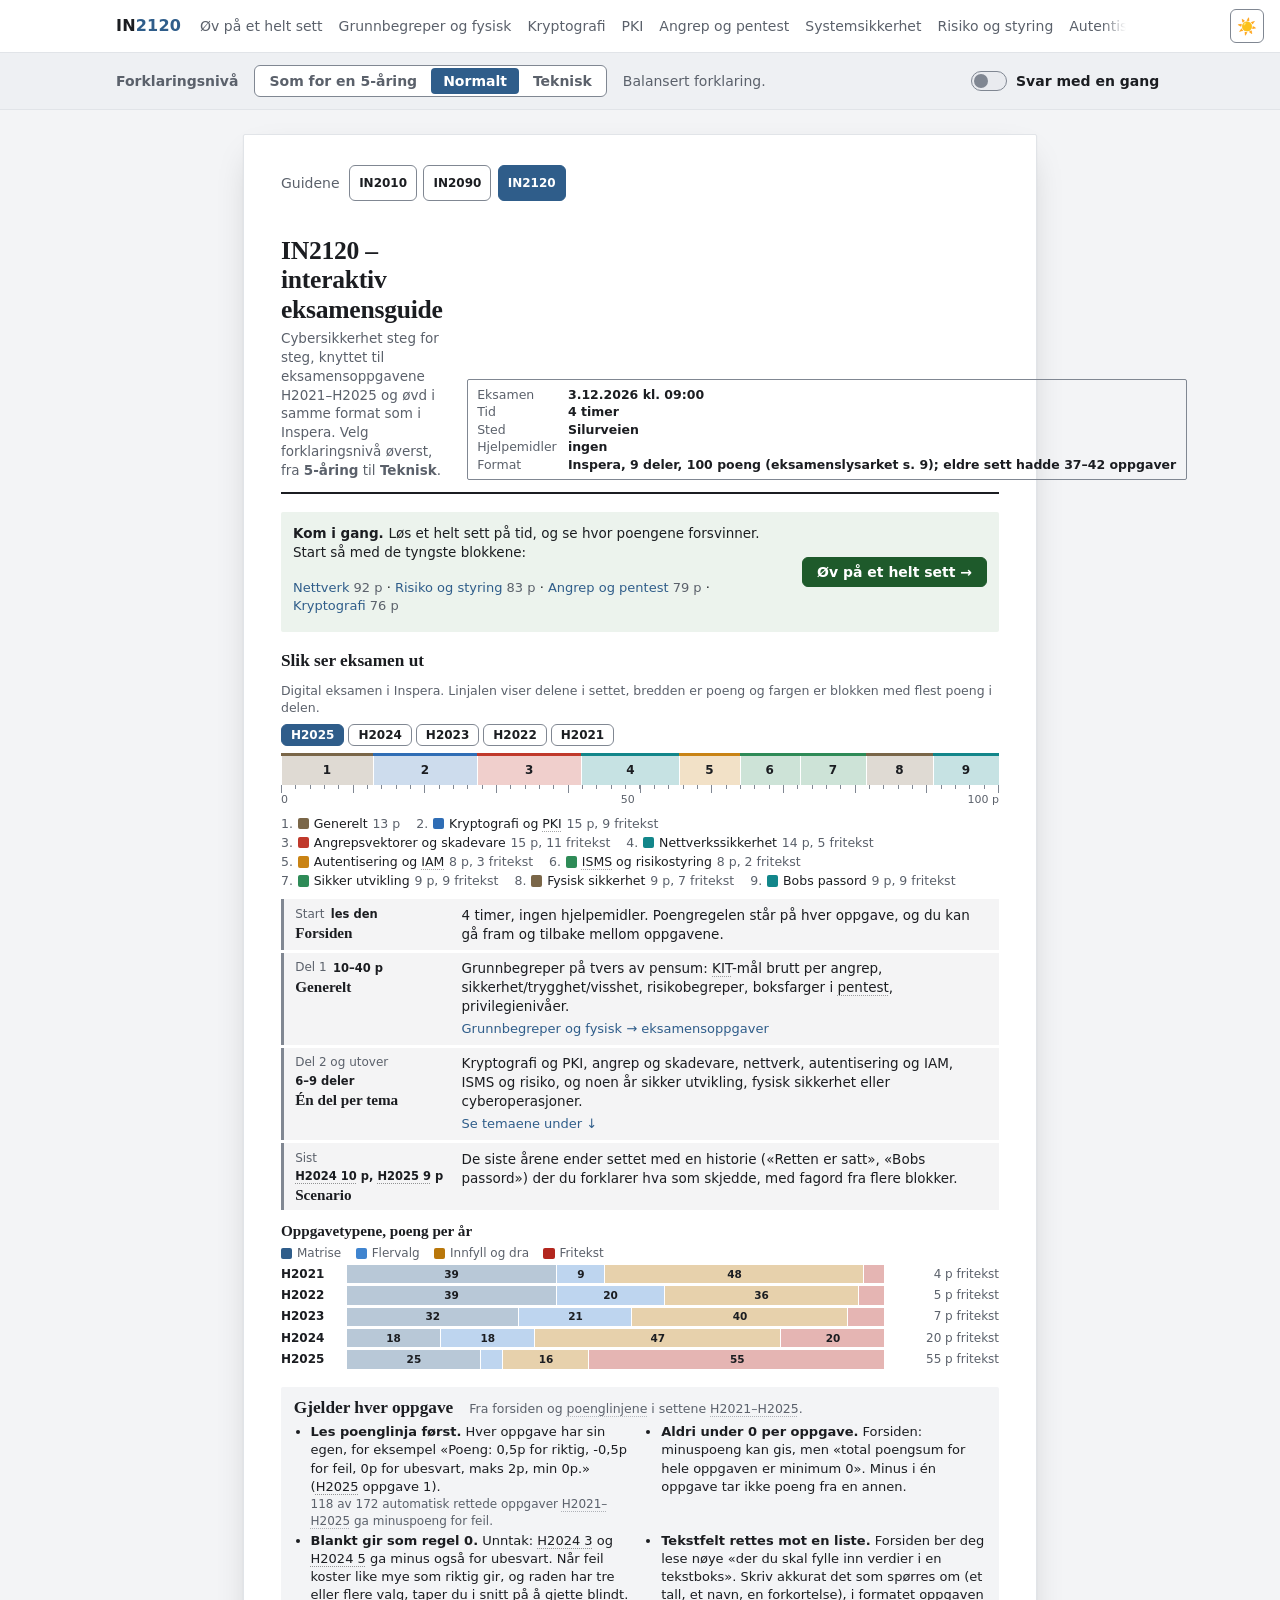
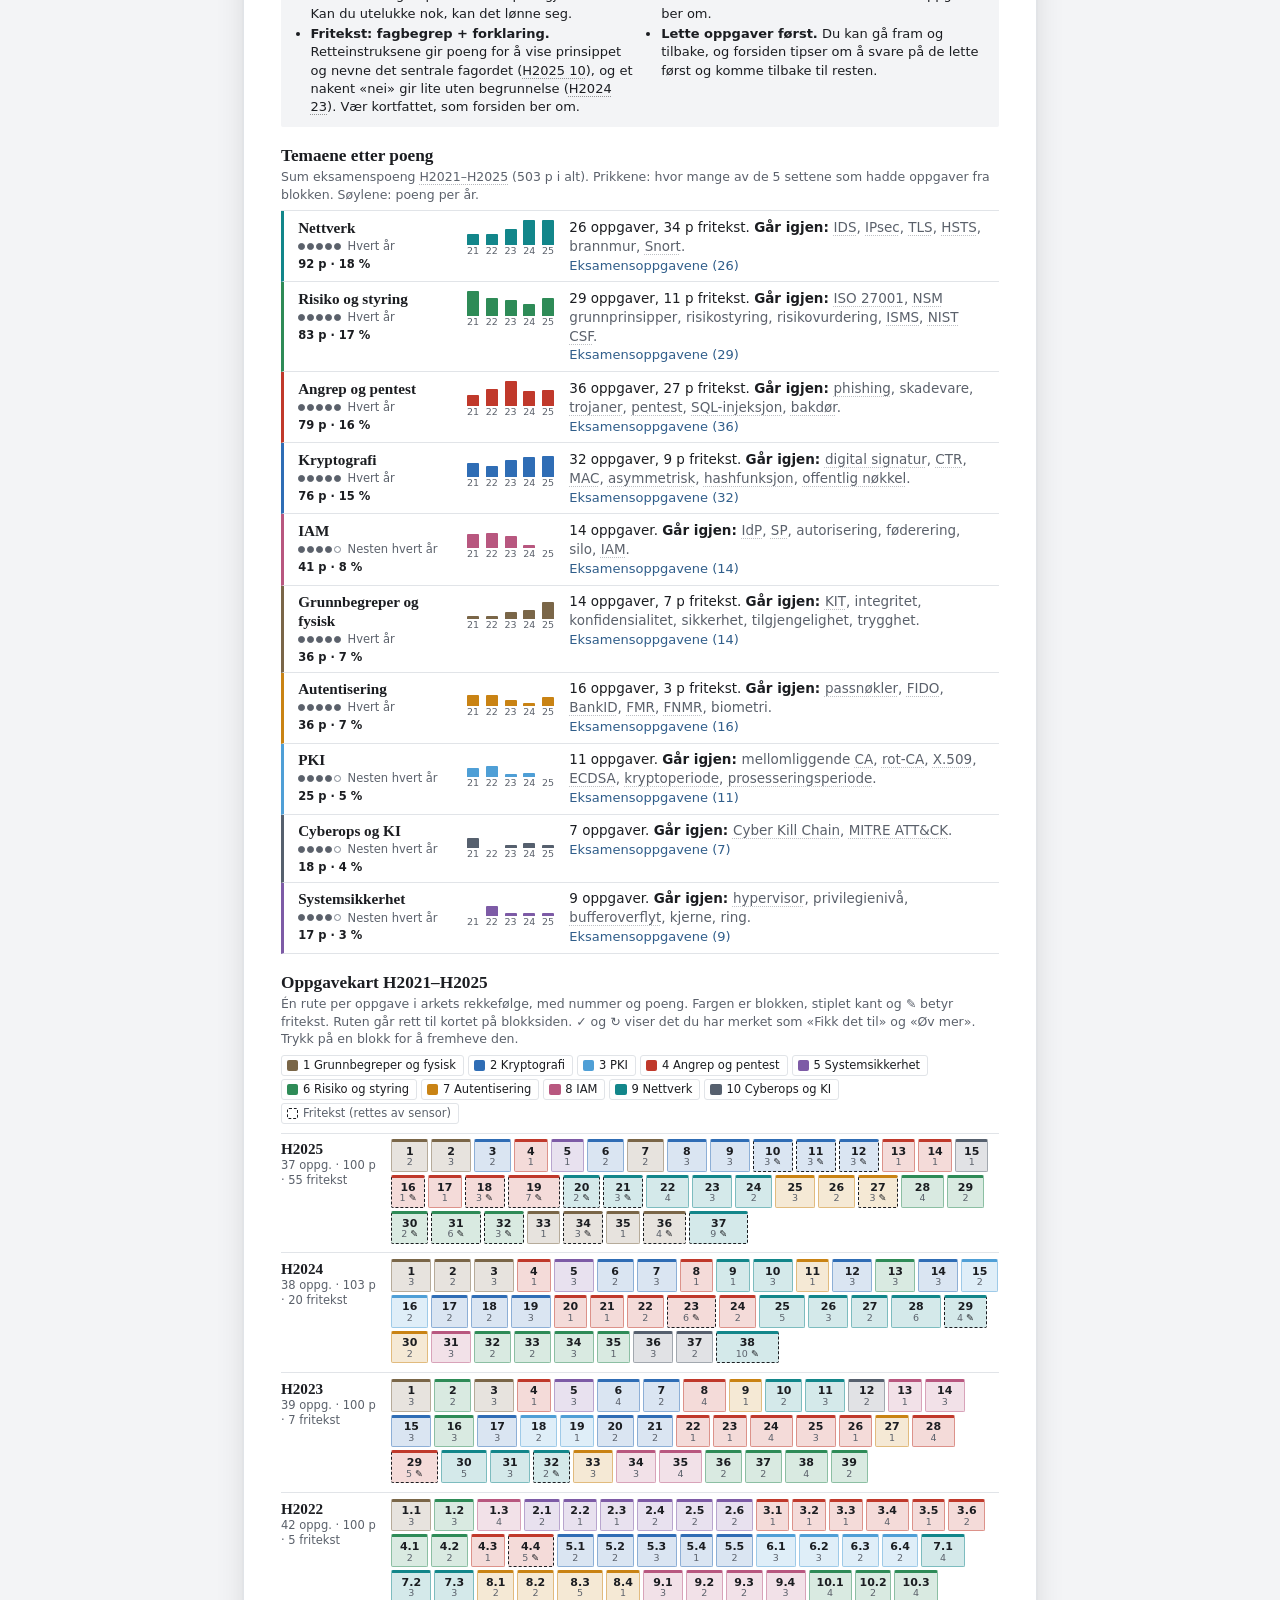
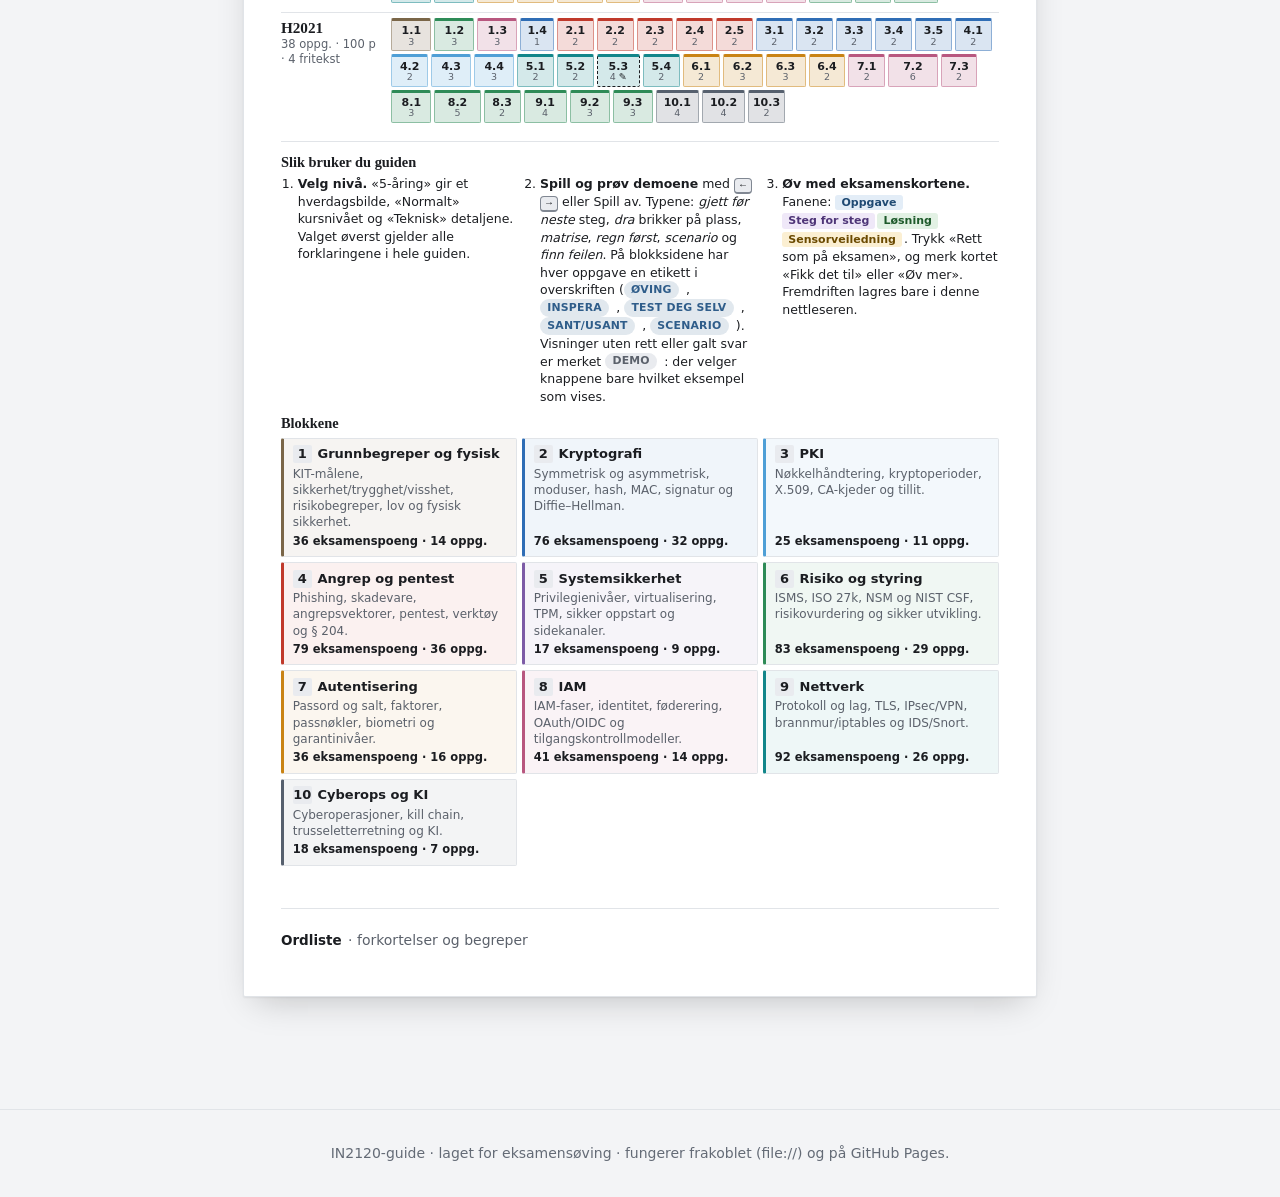
<file: index.html>
<!doctype html>
<html lang="nb">
<head>
  <meta charset="utf-8">
  <link rel="icon" href="data:,">
  <meta name="viewport" content="width=device-width, initial-scale=1">
  <title>IN2120 – interaktiv eksamensguide</title>
  <meta name="description" content="Interaktiv eksamensguide for IN2120 Cybersikkerhet: slik ser eksamen ut, temaene etter poeng, og alle eksamensoppgavene H2021–H2025 med øving i Inspera-format.">
  <script>(function(){try{var d=document.documentElement;var t=localStorage.getItem('in-theme')||'light';if(t!=='system')d.setAttribute('data-theme',t);var l=localStorage.getItem('in-level')||'normal';d.setAttribute('data-level',l);}catch(e){document.documentElement.setAttribute('data-theme','light');document.documentElement.setAttribute('data-level','normal');}})();</script>
  <link rel="stylesheet" href="assets/css/styles.css?v=20261128g">
  <link rel="stylesheet" href="assets/css/forside.css?v=20261128g">
  <link rel="stylesheet" href="assets/css/begrep-tips.css?v=20261128g">
</head>
<body data-page="index">
  <a class="skip-link" href="#main">Hopp til innhold</a>
  <header id="topnav"></header>

  <main id="main" class="wrap a4-desk">
    <article class="a4-sheet" aria-labelledby="a4-title">

      <nav class="guider" aria-label="Alle guidene">
        <span class="guider-t">Guidene</span>
        <a class="btn sm" href="https://vegardjorg.github.io/IN2010/">IN2010</a>
        <a class="btn sm" href="https://vegardjorg.github.io/IN2090/">IN2090</a>
        <a class="btn sm primary" href="https://vegardjorg.github.io/IN2120/" aria-current="page">IN2120</a>
      </nav>

      <header class="a4-head">
        <div>
          <h1 id="a4-title">IN2120 – interaktiv eksamensguide</h1>
          <p class="a4-lead">Cybersikkerhet steg for steg, knyttet til eksamensoppgavene H2021–H2025 og øvd i samme format som i Inspera.
            Velg forklaringsnivå øverst, fra <b>5-åring</b> til <b>Teknisk</b>.</p>
        </div>
        <!-- Fylles av forside.js fra eksamensbanken (varighet, hjelpemidler, antall oppgaver). -->
        <dl class="a4-facts" id="a4-facts"></dl>
      </header>

      <section class="crash-box" id="crash-box" aria-label="Kom i gang"></section>

      <section class="a4-exam" aria-labelledby="eo-h">
        <div class="a4-sechead">
          <h2 id="eo-h">Slik ser eksamen ut</h2>
          <p>Digital eksamen i Inspera. Linjalen viser delene i settet, bredden er poeng og fargen er blokken med flest poeng i delen.</p>
        </div>
        <div id="exam-flow"></div>
      </section>

      <section class="a4-rules" aria-labelledby="a4-rules-h">
        <div class="a4-sechead">
          <h2 id="a4-rules-h">Gjelder hver oppgave</h2>
          <p>Fra forsiden og poenglinjene i settene H2021–H2025.</p>
        </div>
        <ul>
          <li><b>Les poenglinja først.</b> Hver oppgave har sin egen, for eksempel «Poeng: 0,5p for riktig, -0,5p for feil, 0p for ubesvart, maks 2p, min 0p.» (H2025 oppgave 1).
            <span class="fs-soft" id="fs-rule-neg"></span></li>
          <li><b>Aldri under 0 per oppgave.</b> Forsiden: minuspoeng kan gis, men «total poengsum for hele oppgaven er minimum 0». Minus i én oppgave tar ikke poeng fra en annen.</li>
          <li><b>Blankt gir som regel 0.</b> <span id="fs-rule-blank"></span> Når feil koster like mye som riktig gir, og raden har tre eller flere valg, taper du i snitt på å gjette blindt. Kan du utelukke nok, kan det lønne seg.</li>
          <li><b>Tekstfelt rettes mot en liste.</b> Forsiden ber deg lese nøye «der du skal fylle inn verdier i en tekstboks». Skriv akkurat det som spørres om (et tall, et navn, en forkortelse), i formatet oppgaven ber om.</li>
          <li><b>Fritekst: fagbegrep + forklaring.</b> Retteinstruksene gir poeng for å vise prinsippet og nevne det sentrale fagordet (H2025 10), og et nakent «nei» gir lite uten begrunnelse (H2024 23). Vær kortfattet, som forsiden ber om.</li>
          <li><b>Lette oppgaver først.</b> Du kan gå fram og tilbake, og forsiden tipser om å svare på de lette først og komme tilbake til resten.</li>
        </ul>
      </section>

      <section class="a4-temaer" aria-labelledby="eo-temaer">
        <div class="a4-sechead">
          <h2 id="eo-temaer">Temaene etter poeng</h2>
          <p id="eo-temaer-sub"></p>
        </div>
        <div id="exam-topics" class="a4-topics"></div>
      </section>

      <section class="a4-kart" aria-labelledby="a4-kart-h">
        <div class="a4-sechead">
          <h2 id="a4-kart-h">Oppgavekart H2021–H2025</h2>
          <p>Én rute per oppgave i arkets rekkefølge, med nummer og poeng. Fargen er blokken, stiplet kant og ✎ betyr fritekst.
            Ruten går rett til kortet på blokksiden. ✓ og ↻ viser det du har merket som «Fikk det til» og «Øv mer».
            Trykk på en blokk for å fremheve den.</p>
        </div>
        <div id="task-map" class="fs-map"></div>
      </section>

      <footer class="a4-foot">
        <div class="a4-how">
          <h2>Slik bruker du guiden</h2>
          <ol>
            <li><b>Velg nivå.</b> «5-åring» gir et hverdagsbilde, «Normalt» kursnivået og «Teknisk» detaljene. Valget øverst gjelder alle forklaringene i hele guiden.</li>
            <li><b>Spill og prøv demoene</b> med <span class="kbd">←</span> <span class="kbd">→</span> eller Spill av. Typene:
              <i>gjett før neste</i> steg, <i>dra</i> brikker på plass, <i>matrise</i>, <i>regn først</i>, <i>scenario</i> og <i>finn feilen</i>.
              På blokksidene har hver oppgave en etikett i overskriften (<span class="ov-tag">Øving</span>, <span class="ov-tag">Inspera</span>, <span class="ov-tag">Test deg selv</span>, <span class="ov-tag">Sant/usant</span>, <span class="ov-tag">Scenario</span>). Visninger uten rett eller galt svar er merket <span class="ov-tag demo">Demo</span>: der velger knappene bare hvilket eksempel som vises.</li>
            <li><b>Øv med eksamenskortene.</b> Fanene: <span id="fs-tabs" class="fs-tabs"></span>.
              Trykk «Rett som på eksamen», og merk kortet «Fikk det til» eller «Øv mer». Fremdriften lagres bare i denne nettleseren.</li>
          </ol>
        </div>
        <nav class="a4-blocks fs-blocks" aria-label="Blokkene">
          <h2>Blokkene</h2>
          <div id="block-cards" class="fs-bgrid"></div>
        </nav>
      </footer>

      <details class="ordliste" id="ordliste" data-bt-off>
        <summary><b>Ordliste</b> <span class="muted small">· forkortelser og begreper</span></summary>
        <div id="ordliste-host"></div>
      </details>

    </article>
  </main>

  <footer class="footer">
    IN2120-guide · laget for eksamensøving · fungerer frakoblet (file://) og på GitHub Pages.
  </footer>

  <script src="assets/js/core.js?v=20261128g"></script>
  <script src="assets/js/symboler.js?v=20261128g"></script>
  <script src="assets/js/begreper-data.js?v=20261128g"></script>
  <script src="assets/js/begrep-tips.js?v=20261128g"></script>
  <script src="assets/js/eksamensbank/h2025.js?v=20261128g"></script>
  <script src="assets/js/eksamensbank/h2024.js?v=20261128g"></script>
  <script src="assets/js/eksamensbank/h2023.js?v=20261128g"></script>
  <script src="assets/js/eksamensbank/h2022.js?v=20261128g"></script>
  <script src="assets/js/eksamensbank/h2021.js?v=20261128g"></script>
  <script src="assets/js/eksamensbank/h2020.js?v=20261128g"></script>
  <script src="assets/js/eksamensbank/h2019.js?v=20261128g"></script>
  <script src="assets/js/eksamensbank/h2018.js?v=20261128g"></script>
  <script src="assets/js/forside.js?v=20261128g"></script>
  <script>(function(){var d=document.getElementById("ordliste");if(!d)return;function go(){if(d.open&&window.IN&&IN.begrepTips&&IN.begrepTips.ordliste)IN.begrepTips.ordliste(document.getElementById("ordliste-host"));}d.addEventListener("toggle",go);if(location.hash==="#ordliste"){d.open=true;go();}})();</script>
</body>
</html>
</file>
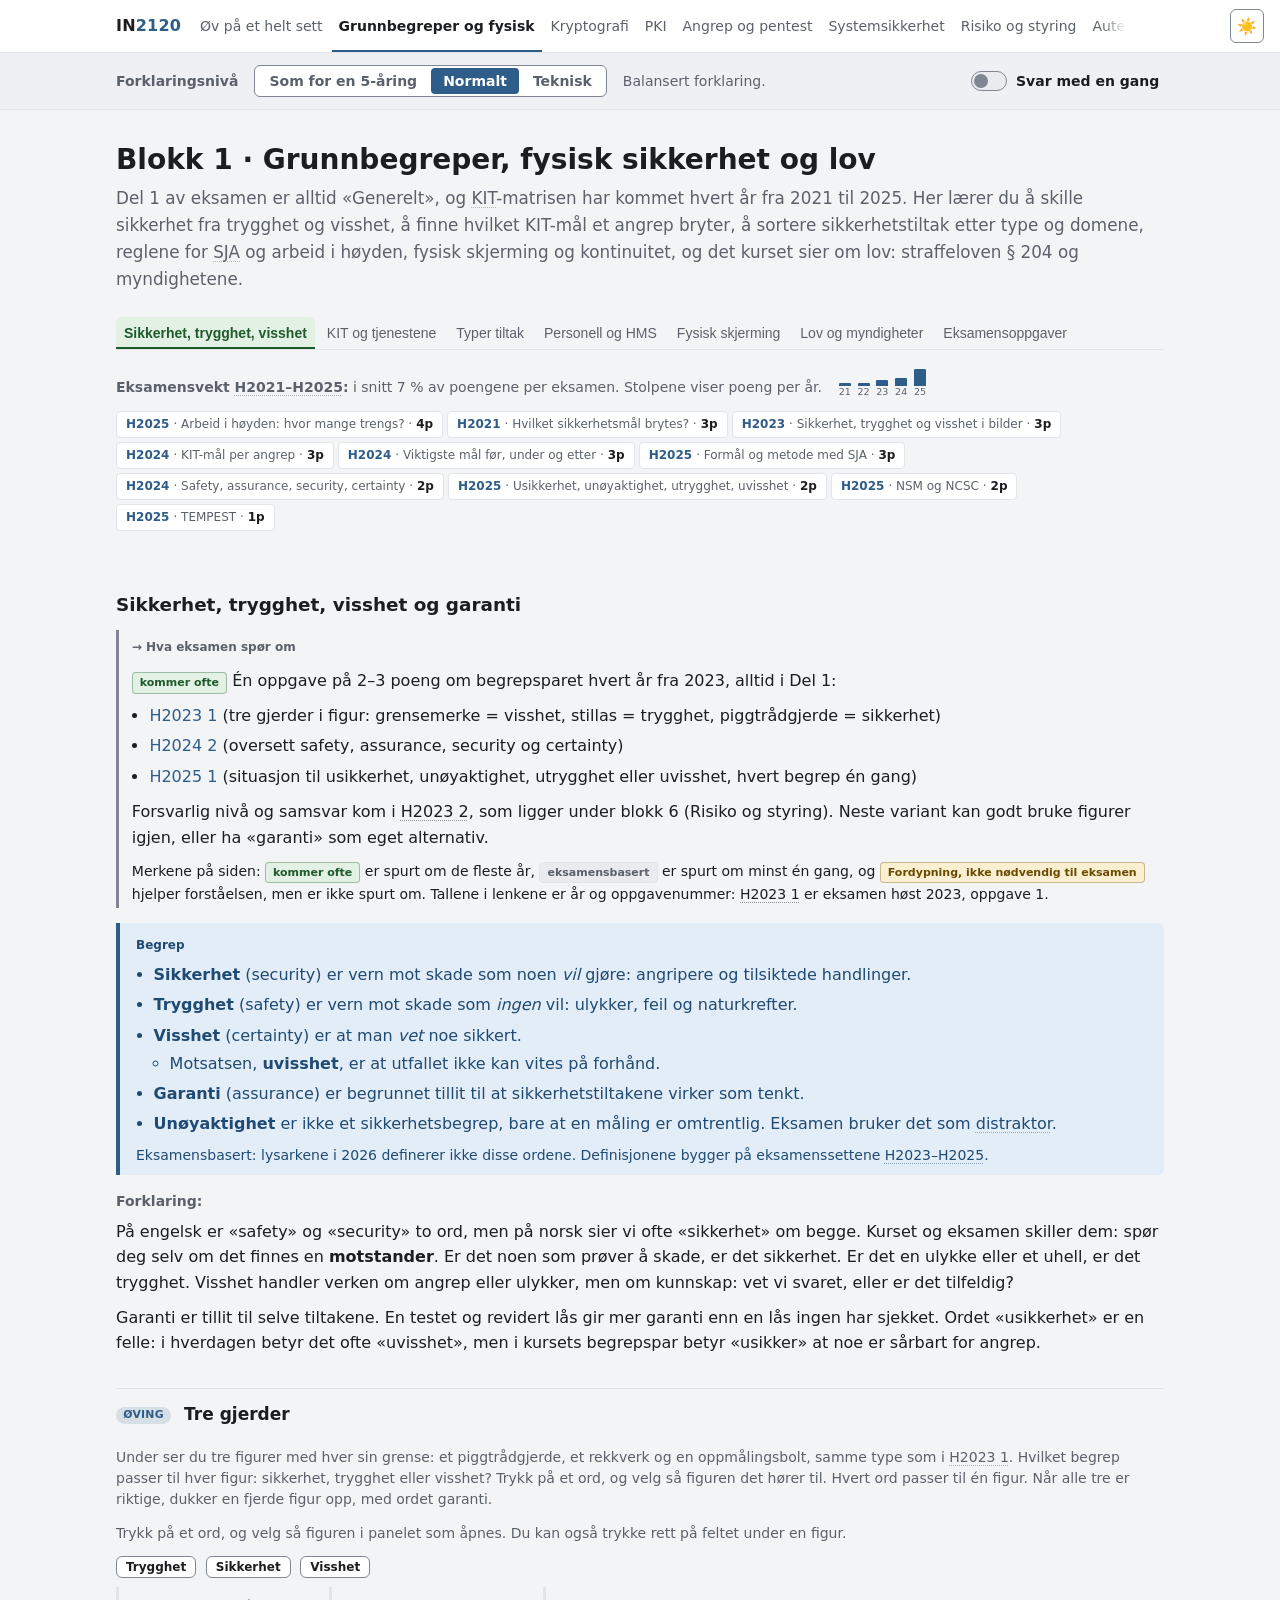
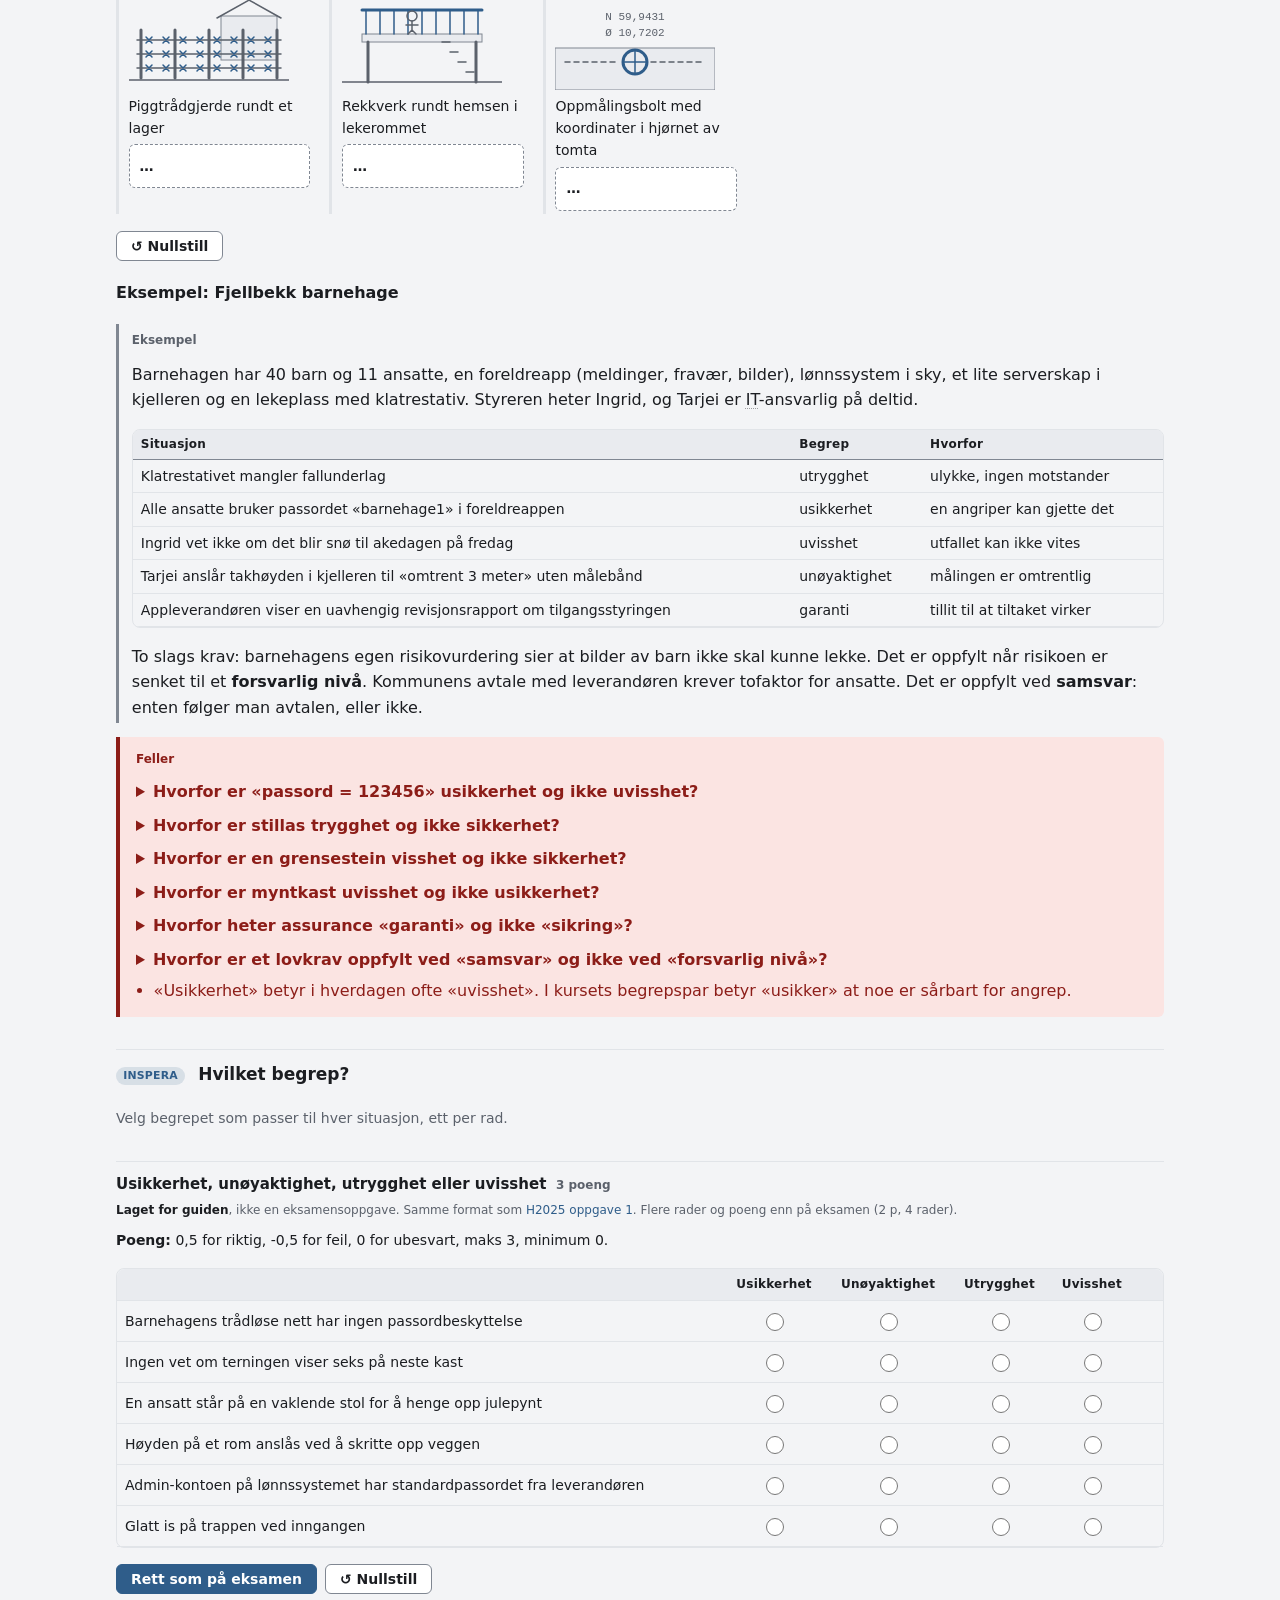
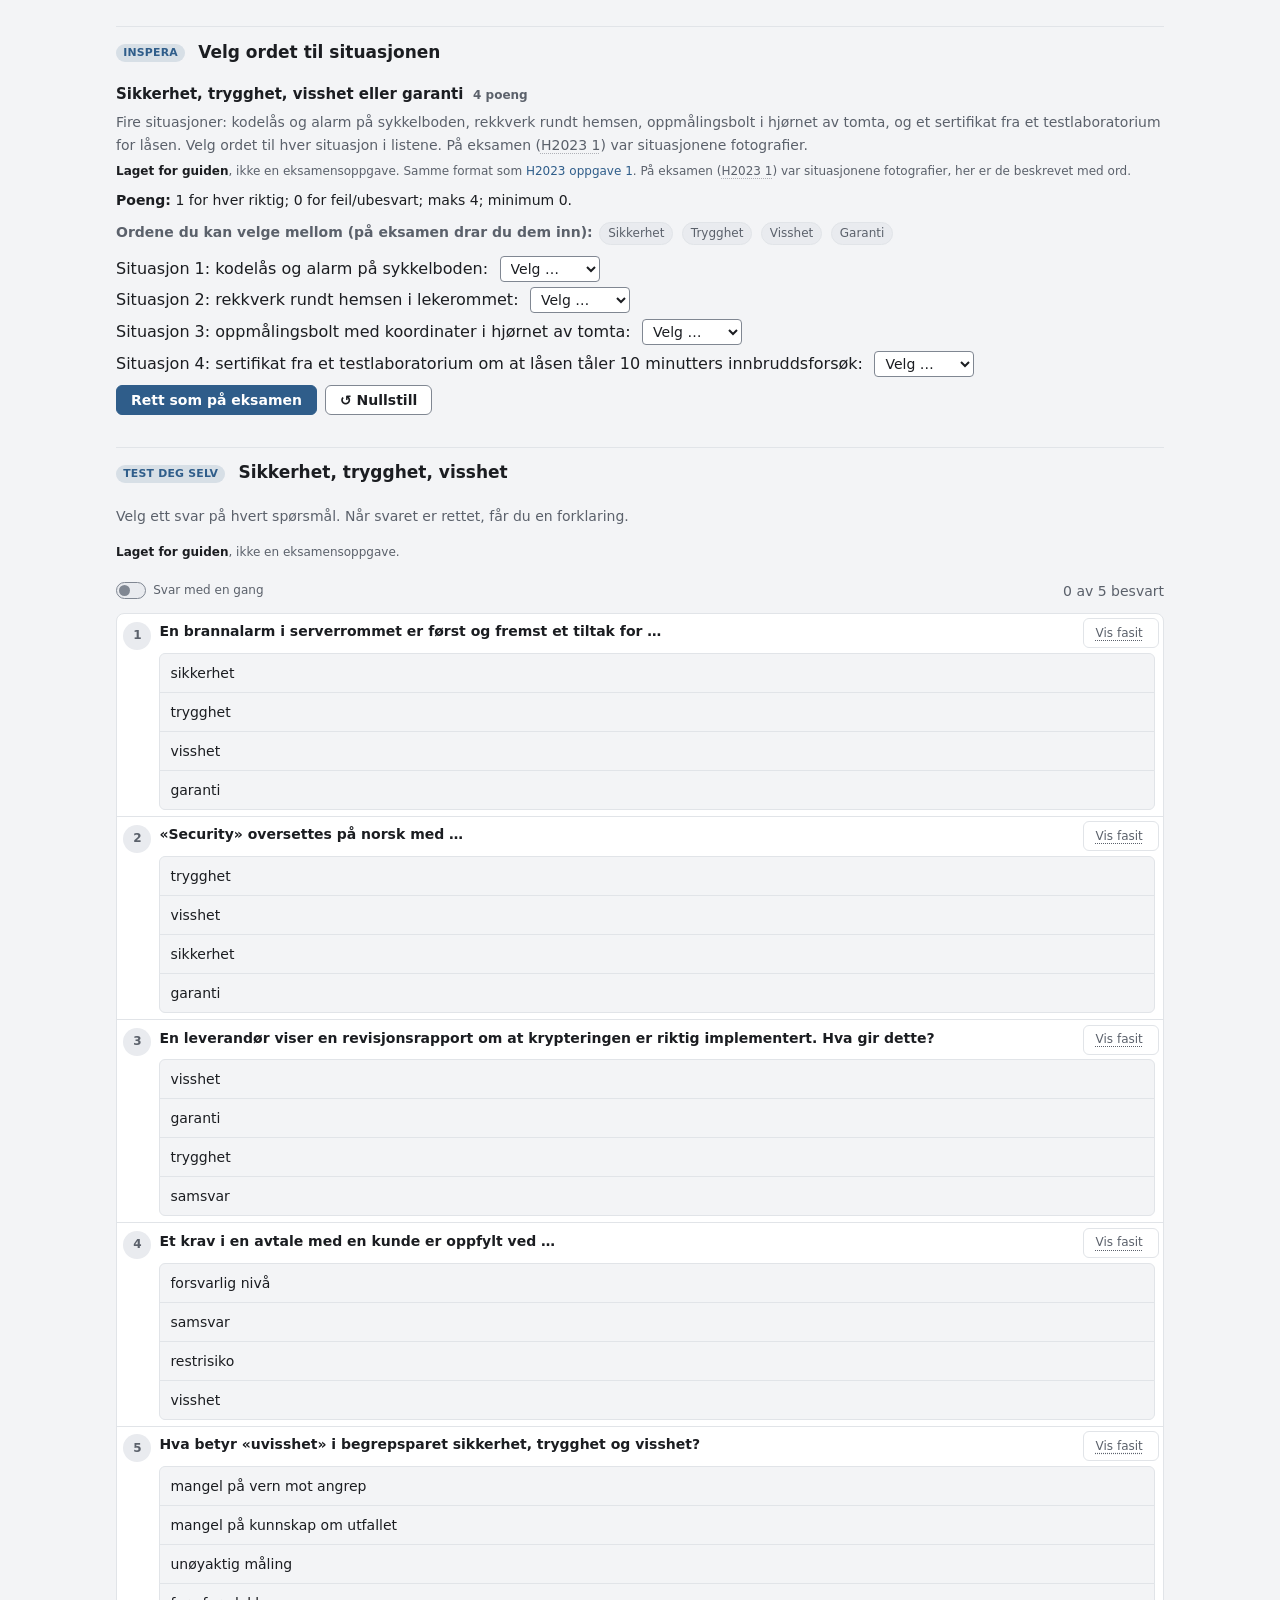
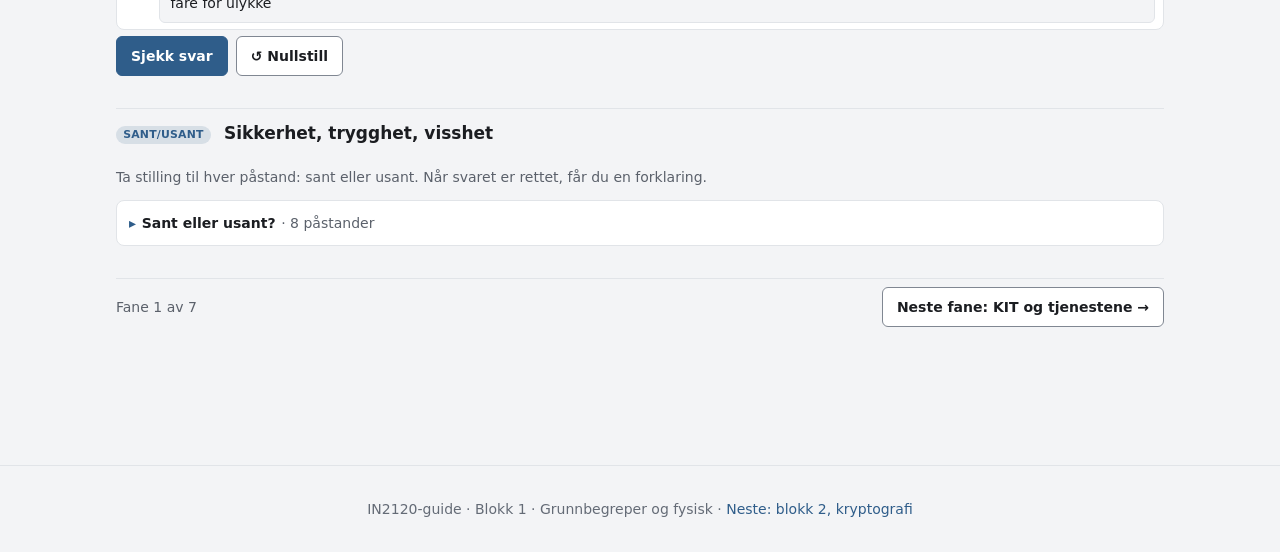
<file: 01-grunnbegreper.html>
<!doctype html>
<html lang="nb">
<head>
  <meta charset="utf-8">
  <meta name="viewport" content="width=device-width, initial-scale=1">
  <title>Blokk 1 · Grunnbegreper og fysisk · IN2120</title>
  <link rel="icon" href="data:,">
  <meta name="description" content="Grunnbegreper, fysisk sikkerhet og lov i IN2120: sikkerhet, trygghet, visshet og garanti, KIT og sikkerhetstjenestene, typer og domener for sikkerhetstiltak, personellsikkerhet og HMS med SJA, fysisk skjerming og kontinuitet, straffeloven § 204 og myndighetene – med visualiseringer, øving i Inspera-format og eksamensoppgavene.">
  <script>(function(){try{var d=document.documentElement;var t=localStorage.getItem('in-theme');if(t!=='dark'&&t!=='system')t='light';if(t!=='system')d.setAttribute('data-theme',t);var l=localStorage.getItem('in-level');if(l!=='eli5'&&l!=='teknisk')l='normal';d.setAttribute('data-level',l);}catch(e){document.documentElement.setAttribute('data-theme','light');document.documentElement.setAttribute('data-level','normal');}})();</script>
  <link rel="stylesheet" href="assets/css/styles.css?v=20261128g">
  <link rel="stylesheet" href="assets/css/viz.css?v=20261128g">
  <link rel="stylesheet" href="assets/css/figurer.css?v=20261128g">
  <link rel="stylesheet" href="assets/css/ovelse.css?v=20261128g">
  <link rel="stylesheet" href="assets/css/blokk-grunn.css?v=20261128g">
  <link rel="stylesheet" href="assets/css/begrep-tips.css?v=20261128g">
</head>
<body data-page="grunnbegreper">
  <a class="skip-link" href="#main">Hopp til innhold</a>
  <header id="topnav"></header>
  <main id="main" class="wrap">
    <div class="pagehead">
      <h1>Blokk 1 · Grunnbegreper, fysisk sikkerhet og lov</h1>
      <p class="lead">Del 1 av eksamen er alltid «Generelt», og KIT-matrisen har kommet hvert år fra 2021 til 2025. Her lærer du å skille sikkerhet fra trygghet og visshet, å finne hvilket KIT-mål et angrep bryter, å sortere sikkerhetstiltak etter type og domene, reglene for SJA og arbeid i høyden, fysisk skjerming og kontinuitet, og det kurset sier om lov: straffeloven § 204 og myndighetene.</p>
    </div>

    <div class="tabs" role="tablist" aria-label="Grunnbegreper og fysisk sikkerhet">
      <button data-tab="trygghet">Sikkerhet, trygghet, visshet</button>
      <button data-tab="kit">KIT og tjenestene</button>
      <button data-tab="tiltak">Typer tiltak</button>
      <button data-tab="personell">Personell og HMS</button>
      <button data-tab="fysisk">Fysisk skjerming</button>
      <button data-tab="lov">Lov og myndigheter</button>
      <button data-tab="eksamen">Eksamensoppgaver</button>
    </div>

    <div class="pagehead-info">
      <p class="blokk-vekt"><span class="bv-tekst"><b>Eksamensvekt H2021–H2025:</b> i snitt 7 % av poengene per eksamen. Stolpene viser poeng per år.</span></p>
      <div class="badges">
        <a class="badge" href="#fane=eksamen&amp;oppg=o-H2025-36"><b>H2025</b> · Arbeid i høyden: hvor mange trengs? · <span class="pts">4p</span></a>
        <a class="badge" href="#fane=eksamen&amp;oppg=o-H2021-1_1"><b>H2021</b> · Hvilket sikkerhetsmål brytes? · <span class="pts">3p</span></a>
        <a class="badge" href="#fane=eksamen&amp;oppg=o-H2023-1"><b>H2023</b> · Sikkerhet, trygghet og visshet i bilder · <span class="pts">3p</span></a>
        <a class="badge" href="#fane=eksamen&amp;oppg=o-H2024-3"><b>H2024</b> · KIT-mål per angrep · <span class="pts">3p</span></a>
        <a class="badge" href="#fane=eksamen&amp;oppg=o-H2024-1"><b>H2024</b> · Viktigste mål før, under og etter · <span class="pts">3p</span></a>
        <a class="badge" href="#fane=eksamen&amp;oppg=o-H2025-34"><b>H2025</b> · Formål og metode med SJA · <span class="pts">3p</span></a>
        <a class="badge" href="#fane=eksamen&amp;oppg=o-H2024-2"><b>H2024</b> · Safety, assurance, security, certainty · <span class="pts">2p</span></a>
        <a class="badge" href="#fane=eksamen&amp;oppg=o-H2025-1"><b>H2025</b> · Usikkerhet, unøyaktighet, utrygghet, uvisshet · <span class="pts">2p</span></a>
        <a class="badge" href="#fane=eksamen&amp;oppg=o-H2025-7"><b>H2025</b> · NSM og NCSC · <span class="pts">2p</span></a>
        <a class="badge" href="#fane=eksamen&amp;oppg=o-H2025-35"><b>H2025</b> · TEMPEST · <span class="pts">1p</span></a>
      </div>
    </div>

    <!-- ===================== 1 · SIKKERHET, TRYGGHET OG VISSHET ===================== -->
    <section data-panel="trygghet">
      <h3>Sikkerhet, trygghet, visshet og garanti</h3>
      <div class="callout snarvei"><span class="lbl">Hva eksamen spør om</span>
        <p><span class="tag tag-kjerne">kommer ofte</span> Én oppgave på 2–3 poeng om begrepsparet hvert år fra 2023, alltid i Del 1:</p>
        <ul>
          <li><a href="#fane=eksamen&amp;oppg=o-H2023-1">H2023 1</a> (tre gjerder i figur: grensemerke = visshet, stillas = trygghet, piggtrådgjerde = sikkerhet)</li>
          <li><a href="#fane=eksamen&amp;oppg=o-H2024-2">H2024 2</a> (oversett safety, assurance, security og certainty)</li>
          <li><a href="#fane=eksamen&amp;oppg=o-H2025-1">H2025 1</a> (situasjon til usikkerhet, unøyaktighet, utrygghet eller uvisshet, hvert begrep én gang)</li>
        </ul>
        <p>Forsvarlig nivå og samsvar kom i H2023 2, som ligger under blokk 6 (Risiko og styring).
        Neste variant kan godt bruke figurer igjen, eller ha «garanti» som eget alternativ.</p>
        <p class="small">Merkene på siden: <span class="tag tag-kjerne">kommer ofte</span> er spurt om de fleste år, <span class="tag">eksamensbasert</span> er spurt om minst én gang, og <span class="tag tag-fordyp">Fordypning, ikke nødvendig til eksamen</span> hjelper forståelsen, men er ikke spurt om. Tallene i lenkene er år og oppgavenummer: H2023 1 er eksamen høst 2023, oppgave 1.</p></div>
      <div class="callout begrep"><span class="lbl">Begrep</span>
        <ul>
          <li><b>Sikkerhet</b> (security) er vern mot skade som noen <i>vil</i> gjøre: angripere og tilsiktede handlinger.</li>
          <li><b>Trygghet</b> (safety) er vern mot skade som <i>ingen</i> vil: ulykker, feil og naturkrefter.</li>
          <li><b>Visshet</b> (certainty) er at man <i>vet</i> noe sikkert.
            <ul><li>Motsatsen, <b>uvisshet</b>, er at utfallet ikke kan vites på forhånd.</li></ul></li>
          <li><b>Garanti</b> (assurance) er begrunnet tillit til at sikkerhetstiltakene virker som tenkt.</li>
          <li><b>Unøyaktighet</b> er ikke et sikkerhetsbegrep, bare at en måling er omtrentlig. Eksamen bruker det som distraktor.</li>
        </ul>
        <span class="small">Eksamensbasert: lysarkene i 2026 definerer ikke disse ordene. Definisjonene bygger på eksamenssettene H2023–H2025.</span></div>
      <div id="ex-trygghet"></div>

      <h4 class="ov-h"><span class="ov-tag">Øving</span> Tre gjerder</h4>
      <p class="ov-intro">Under ser du tre figurer med hver sin grense: et piggtrådgjerde, et rekkverk og en oppmålingsbolt, samme type som i H2023 1. Hvilket begrep passer til hver figur: sikkerhet, trygghet eller visshet? Trykk på et ord, og velg så figuren det hører til. Hvert ord passer til én figur. Når alle tre er riktige, dukker en fjerde figur opp, med ordet garanti.</p>
      <div id="viz-gjerder"></div>

      <h4>Eksempel: Fjellbekk barnehage</h4>
      <div class="callout eksempel"><span class="lbl">Eksempel</span>
        <p>Barnehagen har 40 barn og 11 ansatte, en foreldreapp (meldinger, fravær, bilder), lønnssystem i sky, et lite serverskap i kjelleren og en lekeplass med klatrestativ. Styreren heter Ingrid, og Tarjei er IT-ansvarlig på deltid.</p>
        <div class="table-wrap"><table class="gr-tab">
          <thead><tr><th>Situasjon</th><th>Begrep</th><th>Hvorfor</th></tr></thead>
          <tbody>
            <tr><td>Klatrestativet mangler fallunderlag</td><td>utrygghet</td><td>ulykke, ingen motstander</td></tr>
            <tr><td>Alle ansatte bruker passordet «barnehage1» i foreldreappen</td><td>usikkerhet</td><td>en angriper kan gjette det</td></tr>
            <tr><td>Ingrid vet ikke om det blir snø til akedagen på fredag</td><td>uvisshet</td><td>utfallet kan ikke vites</td></tr>
            <tr><td>Tarjei anslår takhøyden i kjelleren til «omtrent 3 meter» uten målebånd</td><td>unøyaktighet</td><td>målingen er omtrentlig</td></tr>
            <tr><td>Appleverandøren viser en uavhengig revisjonsrapport om tilgangsstyringen</td><td>garanti</td><td>tillit til at tiltaket virker</td></tr>
          </tbody></table></div>
        <p>To slags krav: barnehagens egen risikovurdering sier at bilder av barn ikke skal kunne lekke. Det er oppfylt når risikoen er senket til et <b>forsvarlig nivå</b>. Kommunens avtale med leverandøren krever tofaktor for ansatte. Det er oppfylt ved <b>samsvar</b>: enten følger man avtalen, eller ikke.</p></div>

      <div class="callout felle"><span class="lbl">Feller</span>
        <details class="grense"><summary>Hvorfor er «passord = 123456» usikkerhet og ikke uvisshet?</summary>
          <p>Problemet er at en angriper kan gjette passordet, altså en tilsiktet trussel. Uvisshet ville vært at et utfall ikke kan vites (H2025 1).</p></details>
        <details class="grense"><summary>Hvorfor er stillas trygghet og ikke sikkerhet?</summary>
          <p>Stillaset hindrer fall. Ingen faller med vilje, så det er vern mot ulykke (H2023 1).</p></details>
        <details class="grense"><summary>Hvorfor er en grensestein visshet og ikke sikkerhet?</summary>
          <p>Den stopper ingen. Den gjør bare at man vet hvor grensen går (H2023 1).</p></details>
        <details class="grense"><summary>Hvorfor er myntkast uvisshet og ikke usikkerhet?</summary>
          <p>Det finnes ingen angriper. Utfallet er bare ukjent (H2025 1).</p></details>
        <details class="grense"><summary>Hvorfor heter assurance «garanti» og ikke «sikring»?</summary>
          <p>Det er ordet eksamen bruker (H2024 2). Det betyr ikke en juridisk garanti, men tillit til at tiltakene virker.</p></details>
        <details class="grense"><summary>Hvorfor er et lovkrav oppfylt ved «samsvar» og ikke ved «forsvarlig nivå»?</summary>
          <p>Et lovkrav sier hva som skal gjøres. Det vurderes ikke mot en akseptgrense: man følger det eller ikke (H2023 2).</p></details>
        <ul>
          <li>«Usikkerhet» betyr i hverdagen ofte «uvisshet». I kursets begrepspar betyr «usikker» at noe er sårbart for angrep.</li>
        </ul></div>

      <h4 class="ov-h"><span class="ov-tag">Inspera</span> Hvilket begrep?</h4>
      <div class="ov-intro">Velg begrepet som passer til hver situasjon, ett per rad.</div>
      <div id="ov-grunn-1"></div>
      <h4 class="ov-h"><span class="ov-tag">Inspera</span> Velg ordet til situasjonen</h4>
      <p class="small muted gr-oppg-intro">Fire situasjoner: kodelås og alarm på sykkelboden, rekkverk rundt hemsen, oppmålingsbolt i hjørnet av tomta, og et sertifikat fra et testlaboratorium for låsen. Velg ordet til hver situasjon i listene. På eksamen (H2023 1) var situasjonene fotografier.</p>
      <div id="ov-grunn-2"></div>

      <h4 class="ov-h"><span class="ov-tag">Test deg selv</span> Sikkerhet, trygghet, visshet</h4>
      <p class="ov-intro">Velg ett svar på hvert spørsmål. Når svaret er rettet, får du en forklaring.</p>
      <div id="quiz-trygghet"></div>
      <h4 class="ov-h"><span class="ov-tag">Sant/usant</span> Sikkerhet, trygghet, visshet</h4>
      <p class="ov-intro">Ta stilling til hver påstand: sant eller usant. Når svaret er rettet, får du en forklaring.</p>
      <div id="tf-trygghet"></div>
    </section>

    <!-- ===================== 2 · KIT ===================== -->
    <section data-panel="kit">
      <h3>KIT og sikkerhetstjenestene</h3>
      <div class="callout snarvei"><span class="lbl">Hva eksamen spør om</span>
        <p><span class="tag tag-kjerne">kommer ofte</span> KIT-matrisen hvert år fra 2021 til 2025, alltid i Del 1. Du får en tabell med angrep og krysser av for målet hvert angrep bryter:</p>
        <ul>
          <li><a href="#fane=eksamen&amp;oppg=o-H2021-1_1">H2021 1.1</a> (seks kolonner med systemintegritet, dataintegritet og personvern)</li>
          <li><a href="#fane=eksamen&amp;oppg=o-H2022-1_1">H2022 1.1</a>, <a href="#fane=eksamen&amp;oppg=o-H2023-3">H2023 3</a>,
            <a href="#fane=eksamen&amp;oppg=o-H2024-3">H2024 3</a> og <a href="#fane=eksamen&amp;oppg=o-H2025-2">H2025 2</a></li>
        </ul>
        <p><span class="tag">eksamensbasert</span> Viktigste mål før, under og etter eksamen: <a href="#fane=eksamen&amp;oppg=o-H2024-1">H2024 1</a> (før K, under T, etter I).</p>
        <p><b>Lær gjengangerradene utenat:</b></p>
        <ul>
          <li>DDoS (T)</li>
          <li>løsepengevirus (T)</li>
          <li>avlytting (K hvis trafikken kan leses)</li>
          <li>hashkollisjon i signaturer (I)</li>
          <li>keylogger (K)</li>
        </ul>
        <p>Ubenektelighet og MAC mot signatur spørres i blokk 2 (Kryptografi). Her trenger du bare å vite hva de gir.</p></div>
      <div class="callout begrep"><span class="lbl">Begrep</span>
        <ul>
          <li><b>Konfidensialitet (K):</b> bare de som har lov, får lese dataene.</li>
          <li><b>Integritet (I):</b> dataene er korrekte og ikke endret uten lov. H2021 skilte
            <ul>
              <li><b>dataintegritet</b> (innholdet er urørt) fra</li>
              <li><b>systemintegritet</b> (systemet er slik eieren satte det opp).</li>
            </ul></li>
          <li><b>Tilgjengelighet (T):</b> data og tjenester kan brukes når de trengs. På engelsk heter det CIA.</li>
          <li><b>Autentisitet</b> er visshet om hvem motparten eller avsenderen er:
            <ul>
              <li><i>entitetsautentisering</i> gjelder hvem du er i kontakt med nå,</li>
              <li><i>dataautentisering</i> hvem som laget en melding, og at den ikke er endret.</li>
            </ul></li>
          <li><b>Ubenektelighet</b> (også uavviselighet) betyr at avsenderen ikke senere kan nekte for å ha sendt. Den gis av <b>digital signatur</b>, ikke av MAC:
            <ul>
              <li>En <b>MAC</b> (meldingsautentiseringskode) er en kort kontrollverdi som regnes ut av meldingen og en hemmelig nøkkel. Avsender og mottaker har <i>samme</i> nøkkel, så mottakeren kunne ha laget MAC-en selv.</li>
              <li>En <b>digital signatur</b> lages med en privat nøkkel som <i>bare avsenderen</i> har, og alle kan sjekke den med avsenderens offentlige nøkkel. Mottakeren kan ikke ha laget den, og derfor kan avsenderen ikke nekte.</li>
            </ul></li>
          <li>Det som skal beskyttes, er en <b>verdi</b>: noe som har krav til K, I eller T.</li>
        </ul></div>
      <div id="ex-kit"></div>
      <p class="small muted fig-vis-led">KIT-trekanten slik eksamen tegner den, med personvern som eget mål ved siden av.</p>
      <div id="fv-kit"></div>

      <h4 class="ov-h"><span class="ov-tag">Øving</span> Hvilke mål bryter angrepet?</h4>
      <p class="ov-intro">Hvilket mål bryter hvert angrep i tabellen: konfidensialitet (K), integritet (I) eller tilgjengelighet (T)? Velg ett mål per rad, eller «Ingen» hvis ingen av de tre brytes.</p>
      <p class="small muted">Samme format som på eksamen: ett mål per rad, med eksamensregelen (0,5 for riktig, −0,5 for feil eller blankt). Første rad er en avlytting. Slå på bryterne for å se hvordan svaret endrer seg når trafikken er kryptert, og når nøkkelen blir kjent senere.</p>
      <div id="viz-kit"></div>

      <h4>Eksempel: foreldreappen</h4>
      <p class="case-ctx" data-case="fjellbekk">40 barn og 11 ansatte. Foreldreappen er barnehagens app for meldinger, fravær og bilder av barna. Styrer Ingrid, IT-ansvarlig Tarjei.</p>
      <div class="callout eksempel"><span class="lbl">Eksempel</span>
        <div class="table-wrap"><table class="gr-tab">
          <thead><tr><th>Hendelse</th><th>Mål</th><th>Begrunnelse</th></tr></thead>
          <tbody>
            <tr><td>En tidligere ansatt logger fortsatt inn og ser bilder av barna</td><td>K</td><td>uvedkommende leser</td></tr>
            <tr><td>Noen endrer hentetidspunktet for et barn i appen</td><td>I</td><td>data endret uten lov</td></tr>
            <tr><td>Appen er nede hele morgenen på grunn av et overbelastningsangrep</td><td>T</td><td>kan ikke brukes</td></tr>
            <tr><td>Løsepengevirus krypterer lønnsfilene på serveren i kjelleren</td><td>T</td><td>eieren får ikke brukt dem</td></tr>
            <tr><td>Angriper fanger opp TLS-kryptert trafikk fra appen, men kan ikke dekryptere</td><td>Ingen</td><td>ingenting er lest, endret eller stengt</td></tr>
            <tr><td>Ingrid får en falsk melding «fra kommunen»</td><td>autentisitet</td><td>avsenderen er ikke den den utgir seg for (eget mål ved siden av KIT; H2025 31: spoofing = brudd på autentisitet)</td></tr>
            <tr><td>En forelder nekter for å ha gitt samtykke til bildedeling, men samtykket er signert digitalt</td><td>–</td><td>ubenektelighet gjør at nektingen ikke holder</td></tr>
          </tbody></table></div></div>

      <div class="callout felle"><span class="lbl">Feller</span>
        <p class="small">Fellene står i samme rekkefølge som målene over: K, I, T og til slutt ubenektelighet.</p>
        <details class="grense"><summary>Hvorfor er avlytting av kryptert trafikk «Ingen»?</summary>
          <p>Angriperen ser bare chiffertekst. K brytes først når hen dekrypterer (H2021 1.1).</p></details>
        <details class="grense"><summary>Hvorfor er de-anonymisering personvern og ikke K?</summary>
          <p>Dataene var ment å kunne leses i anonymisert form. Bruddet er at de kobles tilbake til personer (H2021 1.1). Finnes ikke Personvern som kolonne, er K nærmest.</p></details>
        <details class="grense"><summary>Hvorfor gir ikke kryptering integritet alene, og hva er en MAC?</summary>
          <p>Kryptering skjuler hva som står i meldingen. Den sier ikke fra om noen har endret meldingen underveis.</p>
          <p>Eksempel: i et strømchiffer (og i engangsnøkkelen) lages chifferteksten ved at klarteksten XOR-es med en nøkkelstrøm, bit for bit. Snur angriperen én bit i chifferteksten, snur nøyaktig samme bit seg i klarteksten når mottakeren dekrypterer. Angriperen trenger verken å lese meldingen eller kjenne nøkkelen. Vet hen hvor beløpet står i en bankmelding, kan hen endre beløpet. Mottakeren får en annen melding enn den som ble sendt, og merker ingenting. Det er et brudd på I, ikke på K, for ingenting er lest.</p>
          <p>Løsningen er en <b>MAC</b> (meldingsautentiseringskode). Slik virker den:</p>
          <ol>
            <li>Avsender og mottaker deler en hemmelig nøkkel som ingen andre har. Her kaller vi den k, så den ikke blandes med K for konfidensialitet.</li>
            <li>Avsenderen regner ut en kort kontrollverdi av meldingen M og nøkkelen: MAC = Hash(M, k). Verdien sendes sammen med meldingen.</li>
            <li>Mottakeren regner ut verdien på nytt, av meldingen hen fikk og den samme k.</li>
            <li>Er de to verdiene like, er meldingen urørt. Er de ulike, er meldingen endret, og den forkastes.</li>
          </ol>
          <p>Angriperen kan fortsatt snu bit i meldingen, men kan ikke regne ut en ny, riktig MAC uten k. Derfor blir endringen oppdaget.</p>
          <p>Kort sagt: kryptering gir K (ingen kan lese), og MAC gir I (ingen kan endre uten at det oppdages). Bruk begge når du trenger begge. Demoen med bit-flipping ligger i <a href="02-krypto.html#fane=symmetrisk">blokk 2, fanen Symmetrisk</a>, og MAC steg for steg i <a href="02-krypto.html#fane=mac">fanen MAC</a>.</p></details>
        <details class="grense"><summary>Hvorfor er hashkollisjon i en signatur I og ikke K?</summary>
          <p>En digital signatur lages ikke over hele dokumentet, men over <i>hashen</i> av det: et kort fingeravtrykk av innholdet. Finner noen to dokumenter med samme hash (en kollisjon), passer signaturen på begge. Da kan hen bytte det signerte dokumentet med det andre, og signaturen ser fortsatt gyldig ut. Innholdet er endret, men ingenting er lest (H2024 3, H2025 2).</p></details>
        <details class="grense"><summary>Hvorfor er endret konfigurasjon systemintegritet og ikke dataintegritet?</summary>
          <p>Det er systemet som er endret, ikke dataene det behandler (H2021 1.1).</p></details>
        <details class="grense"><summary>Hvorfor er løsepengevirus T og ikke K?</summary>
          <p>Ordet lurer: «kryptovirus» høres ut som K. Men viruset krypterer eierens egne data, og ingen andre får lese dem av den grunn. Det som går tapt, er bruken. Lekker angriperen dataene i tillegg (dobbel utpressing), kommer K inn, men eksamensradene har aldri sagt det.</p></details>
        <details class="grense"><summary>Hvorfor er kontosperre T og ikke K?</summary>
          <p>Ingen har lest noe. Den rettmessige brukeren kommer ikke inn (H2024 3).</p></details>
        <details class="grense"><summary>Hvorfor gir MAC ikke ubenektelighet?</summary>
          <p>Begge parter har nøkkelen, så mottakeren kunne laget MAC-en selv. En tredjepart kan ikke avgjøre hvem som laget den.</p></details></div>

      <div class="gr-forbehold">
        <p><b>Fasiter med forbehold</b></p>
        <ul>
          <li><b>Avlytting → K</b> (H2023 3, H2024 3, og «lese av pakkestrøm i Wireshark» i H2025 2): fasiten forutsetter at trafikken kan leses. Er den kryptert og ikke dekryptert, er riktig svar Ingen (H2021 1.1). Svar K når Ingen ikke er et alternativ, men vit hvorfor.</li>
          <li><b>«Overdreven passordspraying mot en enkelt brukerkonto»</b> (H2024 3): passordspraying betyr vanligvis <i>ett</i> passord mot <i>mange</i> kontoer. Arket beskriver gjetting mot én konto. Fasiten T er riktig uansett: etter for mange feil forsøk sperres kontoen, og da kommer den rettmessige eieren ikke inn. Angriperen har altså laget en tjenestenekt for én bruker, selv uten å gjette riktig.</li>
          <li><b>Ubesvart gir −0,5</b> i H2024 3. I resten av settet gir en ubesvart oppgave 0 poeng. Poengregelen står over hver oppgave, så les den før du svarer. Øvingen i eksamensfanen regner poeng slik regelen står i oppgaven.</li>
          <li><b>Forfalsket IP mot IPS → T</b> (H2024 3): en IPS (inntrengningsforhindring) blokkerer automatisk adresser som ser ut til å angripe. Angriperen sender angrepstrafikk med en uskyldig persons IP-adresse som falsk avsender. IPS-en blokkerer da den uskyldige, som ikke lenger får brukt tjenesten. Derfor er fasiten T. Forfalskningen er også et autentisitetsbrudd, men det finnes ikke som kolonne.</li>
          <li><b>Kryptoanalyse → K</b> (H2022 1.1): det typiske svaret. Kryptoanalyse kan også rettes mot integritet, for eksempel for å forfalske en MAC, men da ville påstanden i tabellraden sagt det.</li>
          <li><b>«Etter eksamen» → I</b> (H2024 1): forsvarlig, men et skjønnsspørsmål. Anonymitet under sensuren (K) er også viktig. Oppgaven ber om det viktigste. Argumentet er at besvarelsen ikke skal kunne endres etter innlevering.</li>
          <li><b>Cyberforsikring som tiltak mot personvernbrudd</b> (H2021 2.4, i blokk 4): tvilsomt. Stjålne data blir ikke hemmelige igjen av at noe betales.</li>
        </ul></div>

      <h4 class="ov-h"><span class="ov-tag">Inspera</span> Hvilket mål brytes?</h4>
      <div class="ov-intro">Velg målet hvert angrep bryter, ett per rad. «Ingen» betyr at ingen av de tre brytes.</div>
      <div id="ov-grunn-3"></div>
      <h4 class="ov-h"><span class="ov-tag">Inspera</span> Viktigste mål i hver fase</h4>
      <div class="ov-intro">Les teksten om anbudskonkurransen. Hvilket mål er viktigst i hver av de tre fasene: konfidensialitet, integritet eller tilgjengelighet? Velg i nedtrekkslistene i teksten.</div>
      <div id="ov-grunn-4"></div>
      <h4 class="ov-h"><span class="ov-tag">Inspera</span> Hvilken sikkerhetstjeneste kreves?</h4>
      <div class="ov-intro">Velg tjenesten hver situasjon krever, én per rad.</div>
      <div id="ov-grunn-5"></div>
      <details class="gr-etter"><summary>Merknad om siste rad (les etter at du har svart)</summary>
        <p>Siste rad: kravet er ubenektelighet selv om MAC ikke kan oppfylle det. Øvingen spør etter kravet, ikke etter om mekanismen holder.</p></details>

      <h4 class="ov-h"><span class="ov-tag">Test deg selv</span> KIT og tjenestene</h4>
      <p class="ov-intro">Velg ett svar på hvert spørsmål. Når svaret er rettet, får du en forklaring.</p>
      <div id="quiz-kit"></div>
      <h4 class="ov-h"><span class="ov-tag">Sant/usant</span> KIT og tjenestene</h4>
      <p class="ov-intro">Ta stilling til hver påstand: sant eller usant. Når svaret er rettet, får du en forklaring.</p>
      <div id="tf-kit"></div>
    </section>

    <!-- ===================== 3 · TYPER TILTAK ===================== -->
    <section data-panel="tiltak">
      <h3>Sikkerhetstiltak: type og domene</h3>
      <div class="callout snarvei"><span class="lbl">Hva eksamen spør om</span>
        <p><span class="tag">pensum, ikke spurt før</span> Ingen oppgave fra 2021 til 2025 har spurt direkte om forebyggende, oppdagende og korrigerende, eller om domenene i ISO 27002. Nærmest er H2021 2.4 om tiltak mot løsepengevirus (blokk 4), der sikkerhetskopi er det korrigerende tiltaket.</p>
        <p>Typene og domenene er nytt pensum i 2026 og kan komme i Del 1 eller i ISMS-delen (styringssystemet for informasjonssikkerhet, blokk 6). De er også grunnlaget for «foreslå tiltak» i scenariooppgavene.</p></div>
      <div class="callout begrep"><span class="lbl">Begrep</span>
        <ul>
          <li>Et <b>sikkerhetstiltak</b> (kontroll) er noe som reduserer risiko. ISO/IEC 27002:2022 er en tiltaksbank med 93 tiltak.</li>
          <li>Etter <b>type</b> er et tiltak
            <ul>
              <li><b>forebyggende</b> (hindrer at hendelsen skjer),</li>
              <li><b>oppdagende</b> (oppdager at noe skjer eller har skjedd) eller</li>
              <li><b>korrigerende</b> (begrenser skaden og gjenoppretter etterpå).</li>
            </ul></li>
          <li>Etter <b>domene</b> deler standarden tiltakene i fire: <b>organisatoriske</b> (37), <b>personell</b> (8), <b>fysiske</b> (14) og <b>teknologiske</b> (34).</li>
          <li><b>Ikke pensum:</b> det engelske skillet «administrativ, fysisk, teknisk» står ikke i kursets kilder. Grovt oversatt er administrativ ≈ organisatorisk + personell.</li>
        </ul></div>
      <div id="ex-tiltak"></div>

      <h4 class="ov-h"><span class="ov-tag">Øving</span> Rutenettet: type × domene</h4>
      <p class="ov-intro">Plasser hvert tiltak i rutenettet. For hvert tiltak velger du to ting: domenet i ISO 27002 (organisatorisk, personell, fysisk eller teknologisk) og typen (forebyggende, oppdagende eller korrigerende). Trykk på et tiltak, og velg så domene og type.</p>
      <div id="viz-tiltak"></div>

      <h4>Eksempel: løsepengevirus på kjellerserveren</h4>
      <p class="case-ctx" data-case="fjellbekk">Barnehagen har et lite serverskap i kjelleren. Tarjei er IT-ansvarlig på deltid.</p>
      <div class="callout eksempel"><span class="lbl">Eksempel</span>
        <div class="table-wrap"><table class="gr-tab">
          <thead><tr><th>Tiltak</th><th>Type</th><th>Domene</th></tr></thead>
          <tbody>
            <tr><td>Automatisk oppdatering av serveren</td><td>forebyggende</td><td>teknologisk</td></tr>
            <tr><td>Phishing-kurs for alle ansatte</td><td>forebyggende</td><td>personell</td></tr>
            <tr><td>Antivirus som varsler Tarjei ved mistenkelig kryptering</td><td>oppdagende</td><td>teknologisk</td></tr>
            <tr><td>Nattlig kopi til en frakoblet disk i et annet bygg</td><td>korrigerende</td><td>teknologisk</td></tr>
            <tr><td>Skriftlig rutine for hvem som ringes ved angrep</td><td>korrigerende</td><td>organisatorisk</td></tr>
            <tr><td>Låst serverskap i kjelleren</td><td>forebyggende</td><td>fysisk</td></tr>
            <tr><td>Røykvarsler i kjelleren</td><td>oppdagende</td><td>fysisk</td></tr>
          </tbody></table></div>
        <p>Et godt svar på «foreslå tiltak» har minst ett tiltak av hver type.</p></div>

      <div class="callout felle"><span class="lbl">Feller</span>
        <details class="grense"><summary>Hvorfor er sikkerhetskopi korrigerende og ikke forebyggende?</summary>
          <p>Den hindrer ikke angrepet. Den lar deg rette opp skaden etterpå.</p></details>
        <details class="grense"><summary>Hvorfor er kamera oppdagende og ikke forebyggende?</summary>
          <p>Det registrerer, men stopper ingen fysisk. Elektronisk overvåking er reaktiv. Det kan avskrekke, så «også forebyggende» er et greit tilleggsargument, men hovedtypen er oppdagende.</p></details>
        <details class="grense"><summary>Hvorfor er bakgrunnssjekk et personelltiltak og ikke organisatorisk?</summary>
          <p>ISO 27002 har et eget domene for tiltak før, under og etter ansettelse.</p></details>
        <details class="grense"><summary>Hvorfor brukes ikke «administrativ» i kurset?</summary>
          <p>Kurset bruker domenene fra ISO 27002:2022. Bruk de fire på eksamen, men vis at du kjenner det engelske skillet hvis oppgaven bruker det.</p></details>
        <details class="grense"><summary>Hvordan kan en kontosperre være forebyggende og likevel gi et T-brudd?</summary>
          <p>Den hindrer passordgjetting, men en angriper kan misbruke den til å stenge ute de som har lov (se fanen <a href="#fane=kit">KIT og tjenestene</a>).</p></details>
        <ul>
          <li>Mange tiltak har mer enn én type. Oppgi hovedtypen, og begrunn en eventuell sekundær.</li>
        </ul></div>

      <h4 class="ov-h"><span class="ov-tag">Inspera</span> Type tiltak</h4>
      <div class="ov-intro">Velg om hvert tiltak er forebyggende, oppdagende eller korrigerende, ett valg per rad.</div>
      <div id="ov-grunn-6"></div>
      <h4 class="ov-h"><span class="ov-tag">Inspera</span> Domene i ISO 27002:2022</h4>
      <div class="ov-intro">Velg domenet hvert tiltak hører til, ett per rad.</div>
      <div id="ov-grunn-7"></div>

      <h4 class="ov-h"><span class="ov-tag">Test deg selv</span> Typer tiltak</h4>
      <p class="ov-intro">Velg ett svar på hvert spørsmål. Når svaret er rettet, får du en forklaring.</p>
      <div id="quiz-tiltak"></div>
      <h4 class="ov-h"><span class="ov-tag">Sant/usant</span> Typer tiltak</h4>
      <p class="ov-intro">Ta stilling til hver påstand: sant eller usant. Når svaret er rettet, får du en forklaring.</p>
      <div id="tf-tiltak"></div>
    </section>

    <!-- ===================== 4 · PERSONELL OG HMS ===================== -->
    <section data-panel="personell">
      <h3>Personellsikkerhet og HMS</h3>
      <div class="callout snarvei"><span class="lbl">Hva eksamen spør om</span>
        <p><span class="tag">eksamensbasert</span> Fysisk sikkerhet ble egen del først i H2025, og 8 av 9 poeng gikk til SJA og arbeid i høyden:</p>
        <ul>
          <li><a href="#fane=eksamen&amp;oppg=o-H2025-33">H2025 33</a> (hva SJA står for)</li>
          <li><a href="#fane=eksamen&amp;oppg=o-H2025-34">H2025 34</a> (formål og metode, ordet risiko må med)</li>
          <li><a href="#fane=eksamen&amp;oppg=o-H2025-36">H2025 36</a> (lyspære med lift: minst to, én på bakken, begge med opplæring)</li>
        </ul>
        <p>Innsidere, klarering og graderinger er ikke spurt om før. Graderingene kobles også til Bell-LaPadula i blokk 8 (IAM).</p></div>
      <div class="callout begrep"><span class="lbl">Begrep</span>
        <ul>
          <li>En <b>innsider</b> har legitim tilgang. <b>Perimeterforsvar</b> er vernet ved yttergrensen (perimeteren): gjerder, låste dører, adgangskontroll og brannmur mot nettet utenfor. Det er laget for å stoppe folk utenfra, og aktiviteten til en innsider ligner vanlig bruk, så den er vanskelig å oppdage.</li>
          <li>Tiltak mot innsidere:
            <ul>
              <li>ID-sjekk av nyansatte</li>
              <li>sjekk av CV og bakgrunn</li>
              <li>jevnlige sikkerhetssamtaler</li>
              <li>politiattest og sikkerhetsklarering. De to siste krever <b>lovhjemmel og behov</b>: en lov må uttrykkelig gi lov til å kreve dem (det er <i>hjemmelen</i>), og personen må faktisk trenge tilgangen i jobben.</li>
            </ul></li>
          <li><b>HMS</b> (helse, miljø og sikkerhet) skal hindre skade på mennesker, dyr og miljø. <b>Arbeidsgiveren er alltid ansvarlig</b>. Arbeidstakeren skal medvirke. Liv og helse går alltid foran utstyr.</li>
          <li><b>SJA</b> (sikker jobbanalyse): man deler en arbeidsoppgave opp, vurderer risikoen i hver del og finner tiltak, for å forhindre arbeidsulykker.</li>
          <li><b>Arbeid i høyden:</b>
            <ul>
              <li>alltid opplæring</li>
              <li>personløfter eller stillas framfor stige der det går</li>
              <li><b>minst to personer</b>, begge med opplæring og én på bakken.</li>
            </ul></li>
        </ul></div>
      <div id="ex-personell"></div>

      <h4 class="ov-h"><span class="ov-tag">Øving</span> Lag en SJA selv</h4>
      <div id="sp-sja"></div>

      <h4 class="ov-h"><span class="ov-tag">Øving</span> Hvem står hvor?</h4>
      <p class="ov-intro">Velg plass for hver person. Sjekklista under viser med en gang om bemanningen følger reglene for arbeid i høyden.</p>
      <p class="case-ctx" data-case="fjellbekk">Tarjei er IT-ansvarlig på deltid, Ingrid er styrer.</p>
      <div id="viz-bemanning"></div>

      <h4>Graderingsnivåene</h4>
      <p class="small muted">Sikkerhetsklarering kreves for tilgang til sikkerhetsgradert informasjon. Nivået settes etter hvor stor skade en lekkasje kan gjøre for nasjonale eller allierte sikkerhetsinteresser. Lysarket nevner ikke hvilken lov nivåene kommer fra. Ikke pensum: de står i sikkerhetsloven § 5-3 (lovdata.no).</p>
      <ol class="gr-trapp">
        <li><b>BEGRENSET</b> lekkasje kan i noen grad skade</li>
        <li><b>KONFIDENSIELT</b> lekkasje kan skade</li>
        <li><b>HEMMELIG</b> lekkasje kan skade alvorlig</li>
        <li><b>STRENGT HEMMELIG</b> lekkasje kan gi helt avgjørende skade</li>
      </ol>

      <h4>Eksempel: SJA for å skifte lysrør i gymsalen</h4>
      <p class="case-ctx" data-case="fjellbekk">Gymsalen er barnehagens. Tarjei er IT-ansvarlig på deltid, Ingrid er styrer.</p>
      <div class="callout eksempel"><span class="lbl">Eksempel</span>
        Lysrøret sitter 4,5 meter oppe, og barnehagen leier en personløfter. Tarjei står i kurven og Ingrid på bakken. Begge har kurs i personløfter.
        Én person alene er ikke lov, selv om jobben tar fem minutter. Forslaget du får etter øvingen «Lag en SJA selv» over, er selve SJA-en: fire delsteg, hver med fare, risiko og tiltak.</div>

      <div class="callout felle"><span class="lbl">Feller</span>
        <p class="small">Fellene følger rekkefølgen i Begrep-boksen: innsidere, HMS, SJA, arbeid i høyden og til slutt graderingene.</p>
        <details class="grense"><summary>Hvorfor stopper ikke perimeterforsvar innsidere?</summary>
          <p>Perimeterforsvaret står ved yttergrensen og skiller dem som skal inn, fra dem som ikke skal. En innsider har gyldig tilgang og er allerede innenfor, så hen slippes gjennom som alle andre ansatte.</p></details>
        <details class="grense"><summary>Hvorfor kan ikke en arbeidsgiver kreve politiattest av alle?</summary>
          <p>Politiattest er et inngrep i personvernet til den enkelte. Det kan bare kreves når en lov uttrykkelig åpner for det (lovhjemmel), og når stillingen faktisk trenger det (behov). Se fanen <a href="#fane=lov">Lov og myndigheter</a>.</p></details>
        <details class="grense"><summary>Hvorfor er ikke arbeidstakeren ansvarlig for HMS?</summary>
          <p>Arbeidsgiveren har alltid ansvaret. Arbeidstakeren har plikt til å medvirke: bruke verneutstyret, si fra om risiko og stanse arbeidet ved fare.</p></details>
        <details class="grense"><summary>Hvorfor holder ikke «for å forhindre ulykker» som svar på hva SJA er?</summary>
          <p>Det er formålet. Metoden er å dele opp oppgaven og <i>vurdere risiko</i> for hver del. Uten ordet risiko gir sensor høyst 2 av 3 (H2025 34).</p></details>
        <details class="grense"><summary>Hvorfor to personer og ikke én, når lift er tryggere enn stige?</summary>
          <p>Regelen gjelder alt arbeid i høyden. Den på bakken kan varsle og hente hjelp (H2025 36).</p></details>
        <ul>
          <li>Rekkverk og stillas er <b>kollektivt</b> verneutstyr, fordi de verner alle som er på stedet, uten at hver enkelt må ta på seg noe. Hjelm og fallsikringssele er <b>personlig</b> verneutstyr, fordi de bare verner den som bruker dem.</li>
          <li>Eksamen høst 2025, oppgave 36 (lyspære med lift) sa at du kunne se bort fra SJA. Svaret skulle handle om reglene for arbeid i høyden: minst to personer, én på bakken, begge med opplæring. Les hva oppgaven spør om, og svar på det.</li>
        </ul>
        <details class="grense"><summary>Hvorfor er KONFIDENSIELT ikke det laveste nivået?</summary>
          <p>BEGRENSET er lavest. Ikke bland graderingsnivået med hverdagsordet «konfidensielt».</p></details>
      </div>

      <h4 class="ov-h"><span class="ov-tag">Inspera</span> Arbeid i høyden</h4>
      <div class="ov-intro">Teksten under beskriver reglene for arbeid i høyden. Velg det riktige alternativet i hver nedtrekksliste, så teksten blir riktig.</div>
      <div id="ov-grunn-8"></div>
      <h4 class="ov-h"><span class="ov-tag">Inspera</span> Arbeidsgiver eller arbeidstaker?</h4>
      <p class="small muted gr-oppg-intro">Hvem har plikten? Velg arbeidsgiver eller arbeidstaker for hver plikt.</p>
      <div id="ov-grunn-9"></div>

      <h4 class="ov-h"><span class="ov-tag">Test deg selv</span> Personell og HMS</h4>
      <p class="ov-intro">Velg ett svar på hvert spørsmål. Når svaret er rettet, får du en forklaring.</p>
      <div id="quiz-personell"></div>
      <h4 class="ov-h"><span class="ov-tag">Sant/usant</span> Personell og HMS</h4>
      <p class="ov-intro">Ta stilling til hver påstand: sant eller usant. Når svaret er rettet, får du en forklaring.</p>
      <div id="tf-personell"></div>
    </section>

    <!-- ===================== 5 · FYSISK SKJERMING ===================== -->
    <section data-panel="fysisk">
      <h3>Fysisk skjerming, overvåking og kontinuitet</h3>
      <div class="callout snarvei"><span class="lbl">Hva eksamen spør om</span>
        <p><span class="tag">eksamensbasert</span> <a href="#fane=eksamen&amp;oppg=o-H2025-35">H2025 35</a>: navnet på NATO-spesifikasjonen om avlytting av elektromagnetisk stråling (TEMPEST), 1 poeng.</p>
        <p>Resten av stoffet er ikke spurt om før. Sannsynlige nye spørsmål i samme stil (kortsvar på ett ord eller et navn):</p>
        <ul>
          <li>tailgating og sluse</li>
          <li>kald, varm og aktiv backup</li>
          <li>HVAC-tallene (HVAC = oppvarming, ventilasjon og luftkondisjonering: temperatur og luftfuktighet i serverrommet)</li>
          <li>lasermikrofon</li>
          <li>de fire målene</li>
        </ul></div>
      <div class="callout begrep"><span class="lbl">Begrep</span>
        <ul>
          <li>Fysisk sikkerhet har fire mål:
            <ol type="a">
              <li>person- og miljøsikkerhet (trygghet)</li>
              <li>kontrollert, autorisert adgang til områder</li>
              <li>fysisk og teknologisk skjerming av utstyr</li>
              <li>kontinuitet i tekniske støttesystemer.</li>
            </ol></li>
          <li><b>Adgangskontroll:</b>
            <ul>
              <li>færrest mulig innganger</li>
              <li>gjester gjennom én bemannet resepsjon</li>
              <li>eskorte i sensitive soner</li>
              <li>adgangskort med PIN, biometri og <b>sluse</b> (to dører).</li>
            </ul></li>
          <li><b>Tailgating:</b> angriperen går rett bak en autorisert person gjennom sperren.</li>
          <li><b>Forsvar i dybden:</b> flere lag gjør angrepet tregere, og tiden gir forsvareren større sjanse til å oppdage det.</li>
          <li><b>TEMPEST:</b> elektronisk utstyr stråler, og strålingen kan fanges opp på lang avstand. Mottiltak:
            <ul>
              <li><b>fiber</b> i stedet for kobberkabler. Fiberkabelen sender lyspulser i glass, ikke elektrisk strøm, så den stråler ikke ut signaler som kan fanges opp (forklaringen er Ikke pensum, rådet står i lysarket),</li>
              <li><b>solide vegger</b>, som demper strålingen,</li>
              <li><b>faradaybur</b>: et rom eller skap kledd med metall eller metallnett. Det blokkerer strålingen helt, både ut og inn.</li>
            </ul></li>
          <li><b>Backuplokasjoner:</b> kald (strøm, lite annet), varm/inaktiv (strøm og utstyr) og varm/aktiv (full drift i reserve).</li>
        </ul></div>
      <div id="ex-fysisk"></div>

      <h4 class="ov-h"><span class="ov-tag">Øving</span> Forsvar i dybden som tidslinje</h4>
      <p class="case-ctx" data-case="fjellbekk">Serveren med fraværs- og vaktlistene står i et serverskap i barnehagens kjeller.</p>
      <p class="small muted">Fire lag rundt serveren i kjelleren. Alarmen går når tyven begynner på ytterdøra, og vaktselskapet er 8 minutter unna. Hvert fysiske lag tar 3 minutter å forsere. Velg hvilke lag som finnes, og se ved hvert lag om tyven kommer gjennom eller blir tatt. Slå på «Gjett før hvert steg» hvis du vil gjette først.</p>
      <div id="sp-dybde"></div>

      <h4 class="ov-h"><span class="ov-tag">Øving</span> Hvilken backuplokasjon trengs?</h4>
      <p class="ov-intro">Tabellen viser de tre typene. Velg den billigste reserven som holder i hver av de tre situasjonene under.</p>
      <div id="viz-backup"></div>

      <h4 class="ov-h"><span class="ov-tag">Øving</span> Klima i serverrommet</h4>
      <p class="ov-intro">Ett spørsmål om målinger i serverrommet. Sammenlign målingene med de anbefalte verdiene, og velg den viktigste faren.</p>
      <p class="small muted">Anbefalt: 20–24 °C og 40–55 % luftfuktighet. Støv hindrer kjøling.</p>
      <div id="quiz-hvac"></div>

      <h4>Eksempel: serverskapet i kjelleren</h4>
      <p class="case-ctx" data-case="fjellbekk"></p>
      <div class="callout eksempel"><span class="lbl">Eksempel</span>
        <p>Tarjei måler 27 °C og 30 % luftfuktighet en vinterdag. Begge er utenfor anbefalt område (20–24 °C og 40–55 %). Den lave fuktigheten øker faren for statisk utladning.</p>
        <p>Lagene: ytterdør med kodelås → låst kjellerdør → låst serverskap → kryptert disk. Med alarm på ytterdøra og 3 minutter per fysisk lag trenger tyven 3 + 3 + 3 = 9 minutter. Vakta er der etter 8, så tyven blir tatt. Fjernes ett lag, kommer vakta for sent. Da er det krypteringen som redder konfidensialiteten.</p>
        <p>Barnehagen kan drive med papirlister i flere måneder, så en kald reserve (et rom med strøm på rådhuset) er nok. Lønnssystemet ligger i sky og har leverandørens reserve.</p></div>

      <div class="callout felle"><span class="lbl">Feller</span>
        <p class="small">Fellene følger rekkefølgen på siden: adgang, forsvar i dybden, skjerming og tyveri, og til slutt backup og klima.</p>
        <details class="grense"><summary>Hvorfor hjelper ikke adgangskort mot tailgating?</summary>
          <p>Angriperen bruker ikke eget kort, men går gjennom på en annens. En sluse og årvåkne ansatte hjelper.</p></details>
        <details class="grense"><summary>Hvorfor er kameraer ikke nok alene?</summary>
          <p>De er reaktive, opptakene blir ofte ikke sett i sanntid, og de som følger med, blir fort slitne.</p></details>
        <ul>
          <li>Forsvar i dybden handler ikke om at hvert lag er umulig å komme forbi. Poenget er tid og deteksjon.</li>
        </ul>
        <details class="grense"><summary>Hvorfor er TEMPEST et K-problem og ikke T?</summary>
          <p>Strålingen avslører innholdet. Systemet virker som før.</p></details>
        <details class="grense"><summary>Hvorfor er kryptering et tiltak mot tyveri av bærbare når den ikke stopper tyven?</summary>
          <p>Den gjør det stjålne verdiløst for tyven. Den reduserer altså konsekvensen.</p></details>
        <ul>
          <li>Bærbare PC-er skal ikke sjekkes inn som bagasje når du flyr. Innsjekket bagasje er ute av syne i mange timer, og PC-en kan bli stjålet uten at du merker det. Ha den med deg i kabinen.</li>
        </ul>
        <details class="grense"><summary>Hvorfor er sikker sletting mer enn å trykke «slett»?</summary>
          <p>Vanlig sletting fjerner bare henvisningen til dataene. De må overskrives, krypteres med en nøkkel som så slettes, eller mediet må ødelegges.</p></details>
        <details class="grense"><summary>Hvorfor er kald backup billigst, men tregest?</summary>
          <p>Den har bare strøm. Utstyret må skaffes og settes opp før man er i drift igjen.</p></details>
        <details class="grense"><summary>Hvorfor er lav luftfuktighet farlig?</summary>
          <p>Den gir mer statisk elektrisitet, og elektrostatisk utladning er en av hovedårsakene til skade på kretser.</p></details>
      </div>

      <div class="gr-forbehold">
        <p><b>Fasit med forbehold</b></p>
        <ul>
          <li><b>H2025 35</b> kaller TEMPEST en spesifikasjon «for å avlytte» stråling. Lysarket bruker TEMPEST om selve fenomenet og vernet mot det, og spesifikasjonene handler i praksis om <i>vern</i> mot slik avlytting. Svaret TEMPEST er riktig uansett, men TEMPEST er ikke en avlyttingsmetode.</li>
        </ul></div>

      <h4 class="ov-h"><span class="ov-tag">Inspera</span> Hvilket mål støtter tiltaket?</h4>
      <div class="ov-intro">Velg hvilket av de fire målene for fysisk sikkerhet hvert tiltak støtter, ett per rad.</div>
      <div id="ov-grunn-10"></div>
      <h4 class="ov-h"><span class="ov-tag">Inspera</span> Korte svar</h4>
      <div class="ov-intro">Tre korte spørsmål om fysisk sikkerhet. Skriv svaret (ett ord eller et navn) i feltet under hvert spørsmål.</div>
      <div id="ov-grunn-11"></div>

      <h4 class="ov-h"><span class="ov-tag">Test deg selv</span> Fysisk skjerming</h4>
      <p class="ov-intro">Velg ett svar på hvert spørsmål. Når svaret er rettet, får du en forklaring.</p>
      <div id="quiz-fysisk"></div>
      <h4 class="ov-h"><span class="ov-tag">Sant/usant</span> Fysisk skjerming</h4>
      <p class="ov-intro">Ta stilling til hver påstand: sant eller usant. Når svaret er rettet, får du en forklaring.</p>
      <div id="tf-fysisk"></div>
    </section>

    <!-- ===================== 6 · LOV OG MYNDIGHETER ===================== -->
    <section data-panel="lov">
      <h3>Lov, regulering og myndigheter</h3>
      <div class="callout snarvei"><span class="lbl">Hva eksamen spør om</span>
        <p><span class="tag">eksamensbasert</span> Korte faktaspørsmål på 1–2 poeng:</p>
        <ul>
          <li>Strafferammen i § 204 kom to ganger med samme ordlyd: H2022 3.3 og H2025 13 (1 p hver, fasit «bøter eller fengsel i inntil to år»). De ligger under pentesting i blokk 4 (Angrep og pentest), ikke i eksamensfanen her.</li>
          <li><a href="#fane=eksamen&amp;oppg=o-H2025-7">H2025 7</a>: hva NSM står for (Nasjonal sikkerhetsmyndighet) og navnet på NCSC.</li>
          <li>Personvern har bare kommet som kolonne eller rad (de-anonymisering i H2021 1.1).</li>
        </ul>
        <p>Legalitetsprinsippet og reglene for lovlig pentest er ikke spurt om direkte, men de forklarer fasitene over.</p></div>
      <div class="callout begrep"><span class="lbl">Begrep</span>
        <ul>
          <li><b>Straffeloven § 204</b> (innbrudd i datasystem): den som skaffer seg tilgang til et datasystem ved å bryte en beskyttelse eller på annen uberettiget måte, kan straffes med <b>bot eller fengsel inntil 2 år</b>.</li>
          <li>En lovlig pentest krever tillatelse som er <b>skriftlig</b>, gitt <b>på forhånd</b> og gitt av noen med <b>myndighet</b> over systemet.</li>
          <li><b>Legalitetsprinsippet</b> (forenklet): en privatperson kan gjøre alt som ikke er forbudt, mens forvaltningen bare kan gjøre det loven gir hjemmel til. <b>Forvaltningen</b> er det offentlige apparatet som utfører statens og kommunenes oppgaver: departementer, direktorater, etater og kommuner. <b>Hjemmel</b> betyr at en lov gir uttrykkelig lov til handlingen.</li>
          <li><b>NSM</b> (Nasjonal sikkerhetsmyndighet) med <b>NCSC</b> (Nasjonalt cybersikkerhetssenter) er for statlig og kritisk sektor, <b>NorSIS</b> for privatpersoner og vanlige virksomheter, og sektor-CERT-ene (for eksempel KraftCERT og HelseCERT) for sine sektorer.</li>
          <li>Ved behandling av personopplysninger er innebygd informasjonssikkerhet et lovkrav.</li>
        </ul></div>
      <div id="ex-lov"></div>

      <h4 class="demo-h"><span class="ov-tag demo">Demo</span> § 204-sjekk for pentest</h4>
      <p class="case-ctx" data-case="fjellbekk">Foreldreappen eies av en leverandør, ikke av barnehagen. Tarjei er IT-ansvarlig, styreren heter Ingrid.</p>
      <p class="ov-intro">Her ser du hvordan § 204 brukes på konkrete tilfeller. Det er ingen rette svar å velge her. Knappene a)–d) er fire eksempler: trykk på ett for å se hvor beslutningstreet stopper og hvorfor. Vil du prøve et eget tilfelle, trykk «Svar selv» og svar ja eller nei på spørsmålene ett etter ett.</p>
      <div id="viz-lov"></div>

      <h4>Legalitetsprinsippet</h4>
      <div class="gr-dorer">
        <div><p><b>Privatperson</b></p><p>Alt som ikke er forbudt.</p></div>
        <div><p><b>Forvaltningen</b></p><p>Bare det loven gir hjemmel til (kursets forenklede versjon, pentestlysarket).</p><ul><li>Strengt tatt krever <i>inngrep overfor enkeltpersoner</i> hjemmel i lov.</li><li>Politiattest og sikkerhetsklarering er slike inngrep og krever lovhjemmel og behov (lysarket om fysisk sikkerhet).</li><li>Politiattest kan bare kreves med hjemmel i lov, også av private arbeidsgivere (politiregisterloven § 37).</li></ul></div>
      </div>

      <h4>Eksempel: Tarjei vil teste foreldreappen</h4>
      <p class="case-ctx" data-case="fjellbekk"></p>
      <div class="callout eksempel"><span class="lbl">Eksempel</span>
        <p>Tarjei mistenker en svakhet i foreldreappen og prøver å logge inn som en annen forelder for å «bevise det». Det er uberettiget tilgang etter § 204, selv med god hensikt.</p>
        <p>Riktig vei: Ingrid ber leverandøren om en skriftlig avtale. Leverandøren eier systemet, så det er leverandøren som må gi tillatelsen, ikke barnehagen alene. Avtalen sier hva som testes og når, og den er signert før testen.</p>
        <p>Kommunen vil sikkerhetsklarere de ansatte. Det kan den ikke uten lovhjemmel og behov, og barnehagen håndterer ikke sikkerhetsgradert informasjon.</p></div>

      <div class="callout felle"><span class="lbl">Feller</span>
        <details class="grense"><summary>Hvorfor er «bøter» feil når fasiten er «bøter eller fengsel i inntil to år»?</summary>
          <p>Arket krever eksplisitt at svaret er helt korrekt (H2022 3.3, H2025 13).</p></details>
        <details class="grense"><summary>Hvorfor holder ikke en muntlig tillatelse?</summary>
          <p>Kurset sier at tillatelsen alltid skal være skriftlig og gitt på forhånd.</p></details>
        <details class="grense"><summary>Hvorfor kan ikke kunden gi tillatelse til å teste et system som en skyleverandør eier?</summary>
          <p>Den som gir tillatelsen, må ha myndighet over systemet.</p></details>
        <details class="grense"><summary>Hvorfor kan ikke offentlige virksomheter bare kreve politiattest?</summary>
          <p>Politiattest er et inngrep overfor den enkelte og krever hjemmel i lov og et reelt behov (lysarket om fysisk sikkerhet). Det gjelder også private arbeidsgivere (politiregisterloven § 37).</p></details>
        <details class="grense"><summary>Hvorfor er NCSC ikke det samme som NorSIS?</summary>
          <p>NCSC (i NSM) er for statlig og kritisk sektor. NorSIS er for privatpersoner og vanlige virksomheter.</p></details>
        <details class="grense"><summary>Hvorfor lærer guiden ikke bort GDPR-detaljer her?</summary>
          <p>Ikke pensum: de står ikke i kursets kilder for 2026. Det samme gjelder sikkerhetsloven ved navn og NIS-direktivet. Si «lovkrav om innebygd sikkerhet for personopplysninger», og ikke mer.</p></details>
        <ul>
          <li>§ 204 gjelder også tilgang «ved annen uberettiget fremgangsmåte», for eksempel med et stjålet passord eller et passord som er lånt uten systemeiers samtykke. Det trenger altså ikke være en teknisk beskyttelse som knekkes.</li>
          <li>I et styringssystem står lover og forskrifter øverst i dokumenthierarkiet, og krav fra dem oppfylles ved samsvar.</li>
        </ul></div>

      <h4 class="ov-h"><span class="ov-tag">Inspera</span> Lovlig eller ulovlig?</h4>
      <p class="small muted gr-oppg-intro">Velg lovlig eller ulovlig for hver handling, etter reglene for en lovlig pentest.</p>
      <div id="ov-grunn-12"></div>
      <details class="gr-etter"><summary>Merknad om raden med muntlig tillatelse (les etter at du har svart)</summary>
        <p>Raden om muntlig tillatelse følger kursets regel om at tillatelsen alltid skal være skriftlig. Juridisk er det mer et bevisspørsmål, men eksamen bruker lysarkets regel.</p></details>
      <h4 class="ov-h"><span class="ov-tag">Inspera</span> Myndigheter og regler</h4>
      <div class="ov-intro">Teksten under handler om hvem som hjelper ved et dataangrep, og om regler for pentest. Velg det riktige alternativet i hver nedtrekksliste, så teksten blir riktig.</div>
      <div id="ov-grunn-13"></div>

      <h4 class="ov-h"><span class="ov-tag">Test deg selv</span> Lov og myndigheter</h4>
      <p class="ov-intro">Velg ett svar på hvert spørsmål. Når svaret er rettet, får du en forklaring.</p>
      <div id="quiz-lov"></div>
      <h4 class="ov-h"><span class="ov-tag">Sant/usant</span> Lov og myndigheter</h4>
      <p class="ov-intro">Ta stilling til hver påstand: sant eller usant. Når svaret er rettet, får du en forklaring.</p>
      <div id="tf-lov"></div>
    </section>

    <!-- ===================== EKSAMEN ===================== -->
    <section data-panel="eksamen">
      <h3>Eksamensoppgaver</h3>
      <p class="muted small">Oppgavene om grunnbegreper, KIT og fysisk sikkerhet i banken, med øving i Inspera-format og anbefalt løsning. § 204-oppgavene (H2022 3.3 og H2025 13) ligger under pentesting i blokk 4, og forsvarlig nivå og samsvar (H2023 2) under blokk 6.</p>
      <div id="bank-grunn"></div>
    </section>
  </main>

  <footer class="footer">IN2120-guide · Blokk 1 · Grunnbegreper og fysisk · <a href="02-krypto.html">Neste: blokk 2, kryptografi</a></footer>

  <script>
    /* Gjennomgående case på denne siden (vises med <p class="case-ctx" data-case="…"> der caset brukes) */
    window.IN_CASER = {
      fjellbekk: { navn: "Fjellbekk barnehage", fane: "trygghet", fanenavn: "Trygghet",
        kort: "40 barn og 11 ansatte, en foreldreapp (meldinger, fravær, bilder), lønnssystem i sky, serverskap i kjelleren. Styrer Ingrid, IT-ansvarlig Tarjei." }
    };
  </script>
  <script src="assets/js/core.js?v=20261128g"></script>
  <script src="assets/js/symboler.js?v=20261128g"></script>
  <script src="assets/js/begreper-data.js?v=20261128g"></script>
  <script src="assets/js/begrep-tips.js?v=20261128g"></script>
  <script src="assets/js/pseudocode.js?v=20261128g"></script>
  <script src="assets/js/stepplayer.js?v=20261128g"></script>
  <script src="assets/js/varline.js?v=20261128g"></script>
  <script src="assets/js/inspera.js?v=20261128g"></script>
  <script src="assets/js/dra.js?v=20261128g"></script>
  <script src="assets/js/ovelse.js?v=20261128g"></script>
  <script src="assets/js/bank.js?v=20261128g"></script>
  <script src="assets/js/eksamensbank/h2025.js?v=20261128g"></script>
  <script src="assets/js/eksamensbank/h2024.js?v=20261128g"></script>
  <script src="assets/js/eksamensbank/h2023.js?v=20261128g"></script>
  <script src="assets/js/eksamensbank/h2022.js?v=20261128g"></script>
  <script src="assets/js/eksamensbank/h2021.js?v=20261128g"></script>
  <script src="assets/js/eksamensbank/h2020.js?v=20261128g"></script>
  <script src="assets/js/eksamensbank/h2019.js?v=20261128g"></script>
  <script src="assets/js/eksamensbank/h2018.js?v=20261128g"></script>
  <script src="assets/js/blokkvekt.js?v=20261128g"></script>
  <script src="assets/js/figurer/fig-felles.js?v=20261128g"></script>
  <script src="assets/js/figurer/fig-h2025.js?v=20261128g"></script>
  <script src="assets/js/figurer/fig-husk.js?v=20261128g"></script>
  <script src="assets/js/figurer/fig-h2024.js?v=20261128g"></script>
  <script src="assets/js/figurer/fig-h2023.js?v=20261128g"></script>
  <script src="assets/js/figurer/fig-h2022.js?v=20261128g"></script>
  <script src="assets/js/figurer/fig-h2021.js?v=20261128g"></script>
  <script src="assets/js/figurer/fig-h2020.js?v=20261128g"></script>
  <script src="assets/js/figurer/fig-h2019.js?v=20261128g"></script>
  <script src="assets/js/figurer/fig-h2018.js?v=20261128g"></script>
  <script src="assets/js/viz-grunn.js?v=20261128g"></script>
  <script>
  (function () {
    "use strict";
    var IN = window.IN, V = IN.vizGrunn;
    function safe(navn, fn) { try { fn(); } catch (e) { if (window.console) console.error("[01-grunnbegreper] " + navn, e); } }

    /* ---------- Forklaringer på tre nivåer ---------- */
    var EX = {
      "ex-trygghet": {
        eli5: "<p>Et gjerde med piggtråd er der fordi noen kan prøve å klatre over med vilje. Det er <b>sikkerhet</b>.</p><p>Rekkverket på en balkong er der fordi noen kan snuble. Ingen prøver å falle, så det er <b>trygghet</b>.</p><p>En merkestein i hagen sier nøyaktig hvor tomta slutter. Den stopper ingen, men nå <i>vet</i> du hvor grensen går. Det er <b>visshet</b>.</p>",
        normal: "<p>På engelsk er «safety» og «security» to ord, men på norsk sier vi ofte «sikkerhet» om begge. Kurset og eksamen skiller dem: spør deg selv om det finnes en <b>motstander</b>. Er det noen som prøver å skade, er det sikkerhet. Er det en ulykke eller et uhell, er det trygghet. Visshet handler verken om angrep eller ulykker, men om kunnskap: vet vi svaret, eller er det tilfeldig?</p><p>Garanti er tillit til selve tiltakene. En testet og revidert lås gir mer garanti enn en lås ingen har sjekket. Ordet «usikkerhet» er en felle: i hverdagen betyr det ofte «uvisshet», men i kursets begrepspar betyr «usikker» at noe er sårbart for angrep.</p>",
        teknisk: "<p>Skillet styrer hvilke tiltak og hvilket fagfelt som gjelder. Trygghet er HMS-feltet: fallsikring, SJA og brannvern. Sikkerhet er informasjonssikkerhet: KIT mot tilsiktede trusler. Fysisk sikkerhet har begge deler. Målet om person- og miljøsikkerhet er trygghet, mens målene om adgang og skjerming handler om å holde uvedkommende ute.</p><p>Visshet dukker opp i kryptografien som det autentisering skal gi: visshet om hvem motparten er. Garanti (assurance) er grunnlaget for sertifisering og revisjon. Et ISO 27001-sertifikat er en tredjeparts bekreftelse på at styringssystemet virker.</p><p>Forsvarlig nivå og samsvar er to måter å si «nok sikkerhet» på. Risikobaserte krav krever skjønn: er risikoen akseptabel? Regelbaserte krav fra lov, forskrift og kontrakt kan sjekkes som en liste.</p>"
      },
      "ex-kit": {
        eli5: "<p>Tenk på dagboka di.</p><ul><li><b>K</b>: bare du får lese den.</li><li><b>I</b>: ingen har revet ut sider eller skrevet inn tull.</li><li><b>T</b>: dagboka ligger der når du trenger den, ikke låst inne hos noen andre.</li></ul><p>Et angrep «bryter» det av de tre som går galt.</p>",
        normal: "<p>Når eksamen spør «hvilket mål brytes?», spør deg selv hva angriperen <i>oppnår</i>:</p><ul><li>Får noen <b>lese</b> noe de ikke skal? → K (avlytting av klartekst, keylogger, knekt kryptering, stjålne passord).</li><li>Blir noe <b>endret</b> eller <b>falskt</b> uten lov? → I (vandalisert nettside, endret fil, falsk melding, hashkollisjon som lar noen bytte dokument under en signatur).</li><li>Blir noe <b>utilgjengelig</b> for den som har lov? → T (DoS og DDoS, løsepengevirus, sletting av filer og backup, kontosperre etter mange feil forsøk).</li><li>Ingen av delene? → Ingen (avlytting av kryptert trafikk som ikke dekrypteres).</li></ul><p>Ordene i angrepet lurer deg ofte. «Kryptovirus» høres ut som K, men viruset krypterer <i>dine</i> data slik at du ikke får brukt dem. Det er T.</p>",
        teknisk: "<p>KIT er målene. Sikkerhetstjenestene er mekanismene som støtter dem:</p><ul><li>kryptering gir K,</li><li>MAC gir I og enkel dataautentisering,</li><li>digital signatur gir I, dataautentisering og ubenektelighet,</li><li>redundans og sikkerhetskopi gir T.</li></ul><p>Kryptering alene gir ikke I. I et strømchiffer kan en angriper snu bit i chifferteksten og endre klarteksten uten å kunne lese den. Tiltak kan også selv bryte et mål: en IPS som lures til å blokkere en forfalsket avsenderadresse, eller en kontosperre etter for mange feil forsøk, stenger ute en legitim bruker. Det er et T-brudd selv om tiltaket virket som designet.</p><p>Hvilket mål som er <i>viktigst</i>, avhenger av fase og verdi. Før en hemmelig utlysning er K viktigst, under innleveringen T og etter innleveringen I.</p>"
      },
      "ex-tiltak": {
        eli5: "<p>En sykkel kan sikres på tre måter.</p><ul><li>En <b>lås</b> gjør at den ikke blir stjålet (forebygge).</li><li>En <b>alarm</b> piper hvis noen prøver (oppdage).</li><li>En <b>forsikring</b> gir deg ny sykkel hvis den forsvinner likevel (rette opp).</li></ul><p>Låsen er en ting, en regel om å alltid låse er en «organisasjonsting», og en GPS-brikke er teknologi.</p>",
        normal: "<p>Tidsaksen er nøkkelen: forebyggende virker <i>før</i> hendelsen, oppdagende <i>under eller like etter</i> og korrigerende <i>etter</i>.</p><p>Domenet sier <i>hva slags</i> tiltak det er:</p><ul><li>en regel eller prosess (organisatorisk),</li><li>noe rettet mot folk (personell: bakgrunnssjekk, opplæring, taushetserklæring),</li><li>noe i den fysiske verden (lås, gjerde, kamera, sluse) eller</li><li>noe i IT-systemene (brannmur, kryptering, logging).</li></ul><p>De to aksene kan settes i et rutenett. Mange tiltak har mer enn én type. Et kamera er oppdagende, men kan også virke forebyggende fordi det skremmer.</p>",
        teknisk: "<p>Attributtene i ISO 27002:2022 finnes for å kunne sortere de 93 tiltakene på flere måter. Typen svarer omtrent til NIST CSF: forebyggende ≈ Beskytte, oppdagende ≈ Oppdage, korrigerende ≈ Respondere og Gjenopprette. Hvert tiltak har også attributter for KIT-egenskap og cybersikkerhetskonsept.</p><p><b>Forsvar i dybden</b> kombinerer typene i lag: forebyggende lag kjøper tid, tiden gjør at oppdagende tiltak rekker å slå til, og da kan korrigerende tiltak (vakter, hendelseshåndtering) settes inn. Elektronisk overvåking er reaktiv: den hindrer ingenting alene og har bare verdi hvis noen ser på opptakene. Personvern er en kostnad ved oppdagende tiltak.</p>"
      },
      "ex-personell": {
        eli5: "<p>De farligste er ikke alltid de som bryter seg inn, men de som allerede har nøkkel. Derfor sjekker man hvem man ansetter. Og når noen skal klatre høyt, skal alltid en annen stå nede og passe på, fordi det er viktigere at ingen skader seg enn at jobben blir fort ferdig.</p>",
        normal: "<p>Personellsikkerhet og HMS er to sider av samme lysarksett. Den første handler om <i>sikkerhet</i>: innsidere som kan misbruke tilgangen med vilje. Den andre handler om <i>trygghet</i>: ulykker på jobb. Mot innsidere hjelper ikke gjerder. Man må velge rett folk (bakgrunnssjekk), følge med (samtaler) og bare gi gradert informasjon til dem som er klarert og trenger den.</p><p>HMS-delen er praktisk: arbeidsgiveren har ansvaret, og SJA er verktøyet for å planlegge farlig arbeid. H2025 ga 8 av 9 poeng i fysisk-delen til SJA og arbeid i høyden, så reglene må kunnes nøyaktig.</p>",
        teknisk: "<p>SJA er risikovurdering i liten skala. Oppgaven brytes ned i steg, hvert steg får en vurdering av hva som kan gå galt og hvor alvorlig det er, og hvert steg får tiltak som senker risikoen før man starter. Sensor i H2025 34 krevde at ordet <b>risiko</b> var med.</p><p>Sikkerhetsklarering og politiattest er inngripende overfor den enkelte og krever derfor hjemmel i lov (legalitetsprinsippet, se fanen Lov og myndigheter). Graderingsnivåene er de norske nasjonale nivåene. Klarering på subjektet og gradering på objektet er samme par som i Bell-LaPadula-modellen.</p>"
      },
      "ex-fysisk": {
        eli5: "<p>Et slott har vollgrav, mur, port og vakter. Hver hindring alene kan overvinnes, men alle sammen tar tid, og mens tyven holder på, blir hen oppdaget. Og selv om ingen tyv kommer, må slottet tåle brann og flom, og ha et reserveslott hvis det verste skjer.</p>",
        normal: "<p>Målene om adgang og skjerming handler om å holde folk og signaler <i>ute</i>: adgang, perimeter, kameraer, og at selv stråling og lyd kan lekke informasjon (TEMPEST, lasermikrofon). Målet om kontinuitet handler om at systemene skal <i>fortsette å virke</i>: strøm, klima, brannvern og reserveanlegg.</p><p>Valget av backuplokasjon er en avveining mellom kostnad og hvor fort man er i drift igjen. Et sykehus trenger kanskje en aktiv reserve, en barnehage klarer seg med en kald.</p>",
        teknisk: "<p>Fysisk sikkerhet gjelder alle KIT-målene. TEMPEST og lasermikrofon er angrep på <b>K</b> gjennom sidekanaler i den fysiske verden. Stjålne bærbare truer K, og derfor er kryptering det viktigste tiltaket: tyveriet kan ikke alltid hindres, men konsekvensen kan. Feil luftfuktighet, støv og elektrostatisk utladning truer <b>T</b> og <b>I</b> (ødelagt maskinvare, korrupte data).</p><p>Backuplokasjonene er korrigerende tiltak for T. Overvåking er oppdagende og har en personvernkostnad, så den må vurderes mot formålet. Tailgating er sosial manipulering som omgår et ellers godt forebyggende tiltak, og slusen er mottiltaket fordi den bare slipper én person gjennom av gangen.</p>"
      },
      "ex-lov": {
        eli5: "<p>Å gå inn i et datasystem uten lov er som å låse seg inn i naboens hus: det er ulovlig selv om du bare ville sjekke om låsen var god. Vil du teste låsen, må naboen skrive under på at du får lov, før du begynner.</p>",
        normal: "<p>§ 204 er lovregelen kurset faktisk lærer bort, og eksamen har spurt om strafferammen to ganger med samme ordlyd. Svaret må være helt presist: <b>bot eller fengsel inntil 2 år</b>. For en pentester betyr regelen at testen er lovlig bare med en skriftlig avtale fra noen som har myndighet over systemet, og at avtalen er på plass før testen starter. God hensikt er ikke nok.</p><p>Legalitetsprinsippet forklarer hvorfor det offentlige trenger hjemmel for inngrep i folks liv, som sikkerhetsklarering og politiattest. NSM og NCSC er ikke politi, og virksomheter må i stor grad håndtere hendelser selv.</p>",
        teknisk: "<p>I et styringssystem for informasjonssikkerhet står lover og forskrifter øverst i dokumenthierarkiet, over rammeverk, standarder og policyer, rutiner og til slutt logger og rapporter. Krav fra lov oppfylles ved <b>samsvar</b>, ikke ved forsvarlig nivå.</p><p>§ 204 rammer både den som bryter en teknisk beskyttelse (knekker passord, utnytter en sårbarhet) og den som bruker en annen uberettiget måte (et stjålet passord, eller et lånt passord uten systemeiers samtykke). Lovstoff utover dette dekkes ikke av kursets kilder for 2026: sikkerhetsloven ved navn, GDPR i detalj og NIS-direktivet. Spørsmål kan i prinsippet komme fra læreboka, men guiden kan ikke si hva den sier.</p>"
      }
    };
    Object.keys(EX).forEach(function (id) {
      safe(id, function () { IN.explain("#" + id, EX[id], { label: "Forklaring:" }); });
    });

    /* ---------- Visualiseringer ---------- */
    safe("viz-gjerder", function () { V.gjerder("#viz-gjerder"); });
    safe("viz-kit", function () { V.kit("#viz-kit"); });
    safe("viz-tiltak", function () { V.tiltak("#viz-tiltak"); });
    safe("sp-sja", function () { V.sja("#sp-sja"); });
    safe("viz-bemanning", function () { V.bemanning("#viz-bemanning"); });
    safe("sp-dybde", function () { V.dybde("#sp-dybde"); });
    safe("viz-backup", function () { V.backup("#viz-backup"); });
    safe("quiz-hvac", function () {
      IN.quiz("#quiz-hvac", [{
        q: "Tarjei (IT-ansvarlig i Fjellbekk barnehage) måler 27 °C og 30 % luftfuktighet i serverrommet en vinterdag. Hva er den viktigste faren ved den lave luftfuktigheten?",
        options: ["Kondens på kretskortene", "Statisk elektrisitet som kan skade kretser (ESD)", "Støv som hindrer kjøling", "Ingen fare: 30 % er innenfor anbefalt område"],
        answer: 1,
        explain: "<p>Anbefalt er 40–55 %. Tørr luft gir mer statisk elektrisitet, og elektrostatisk utladning er en hovedårsak til skade på kretser. Kondens er faren ved for <i>høy</i> fuktighet. 27 °C er også for varmt (anbefalt 20–24 °C).</p>"
      }], { id: "grunn-hvac", opphav: { type: "egen", kilder: ["lysarket om fysisk sikkerhet s. 12–35"] } });
    });
    safe("viz-lov", function () { V.lov("#viz-lov"); });

    /* ---------- Flervalg per fane ---------- */
    var QUIZ_OPPHAV = {
      trygghet: { type: "egen" },
      kit: { type: "egen", kilder: ["introlysarket s. 20"] },
      tiltak: { type: "egen", kilder: ["ISMS-lysarket s. 13–16", "ISMS-lysarket s. 19"] },
      personell: { type: "egen", kilder: ["lysarket om fysisk sikkerhet s. 2–11"] },
      fysisk: { type: "egen", kilder: ["lysarket om fysisk sikkerhet s. 12–35"] },
      lov: { type: "egen", kilder: ["introlysarket s. 18", "pentestlysarket s. 2–15"] }
    };
    var QUIZ = {
      trygghet: [
        { q: "En brannalarm i serverrommet er først og fremst et tiltak for …", options: ["sikkerhet", "trygghet", "visshet", "garanti"], answer: 1,
          explain: "<p>Brann er som regel et uhell. Påsatt brann er sikkerhet, men alarmen virker uansett.</p>" },
        { q: "«Security» oversettes på norsk med …", options: ["trygghet", "visshet", "sikkerhet", "garanti"], answer: 2,
          explain: "<p>Security = sikkerhet, safety = trygghet, certainty = visshet, assurance = garanti (H2024 2).</p>" },
        { q: "En leverandør viser en revisjonsrapport om at krypteringen er riktig implementert. Hva gir dette?", options: ["visshet", "garanti", "trygghet", "samsvar"], answer: 1,
          explain: "<p>Rapporten gir tillit til at tiltaket virker.</p>" },
        { q: "Et krav i en avtale med en kunde er oppfylt ved …", options: ["forsvarlig nivå", "samsvar", "restrisiko", "visshet"], answer: 1,
          explain: "<p>Krav fra lov, forskrift og kontrakt oppfylles ved samsvar (H2023 2).</p>" },
        { q: "Hva betyr «uvisshet» i begrepsparet sikkerhet, trygghet og visshet?", options: ["mangel på vern mot angrep", "mangel på kunnskap om utfallet", "unøyaktig måling", "fare for ulykke"], answer: 1,
          explain: "<p>Mangel på vern mot angrep er usikkerhet, og fare for ulykke er utrygghet.</p>" }
      ],
      kit: [
        { q: "Et virus krypterer alle bildene på en PC og krever betaling. Hvilket mål brytes?", options: ["K", "I", "T", "ingen"], answer: 2,
          explain: "<p>Eieren får ikke brukt bildene. Ingen andre får lese dem av den grunn.</p>" },
        { q: "Hva gir ubenektelighet?", options: ["MAC", "digital signatur", "AES-kryptering", "hash uten nøkkel"], answer: 1,
          explain: "<p>Bare avsenderen har den private nøkkelen, og en tredjepart kan verifisere. Med MAC har begge parter nøkkelen.</p>" },
        { q: "Angriperen fanger opp krypterte pakker, men har ikke nøkkelen. Hvilket mål er brutt?", options: ["K", "I", "T", "ingen"], answer: 3,
          explain: "<p>Ingenting er lest, endret eller stengt (H2021 1.1).</p>" },
        { q: "Hvilket mål er viktigst <i>mens</i> et nettbasert innleveringssystem er åpent for innlevering?", options: ["K", "I", "T"], answer: 2,
          explain: "<p>Mens innleveringen er åpen, er den største skaden at kandidatene ikke får levert før fristen. Det er et brudd på tilgjengelighet (jf. H2024 1).</p>" },
        { q: "En angriper endrer et beløp i en kryptert bankmelding ved å snu bit i chifferteksten (strømchiffer). Hva er brutt?", options: ["K", "I", "T"], answer: 1,
          explain: "<p>Innholdet er endret uten at noen har lest det. Kryptering alene gir ikke integritet. En MAC ved siden av krypteringen ville avslørt endringen.</p>" }
      ],
      tiltak: [
        { q: "Hvilken type tiltak er en IDS?", options: ["forebyggende", "oppdagende", "korrigerende", "avskrekkende"], answer: 1,
          explain: "<p>En IDS oppdager og varsler. Den stopper ikke trafikken (det gjør en IPS).</p>" },
        { q: "Hvilket domene i ISO 27002:2022 hører regelmessig sikkerhetskopiering av data til?", options: ["organisatorisk", "personell", "fysisk", "teknologisk"], answer: 3,
          explain: "<p>Sikkerhetskopien tas av IT-systemene selv, så tiltaket er teknologisk. Domenet sier hva slags tiltak det er. Når det virker (her korrigerende ved gjenoppretting), er en annen akse.</p>" },
        { q: "Hvilken type passer best for gjenoppretting fra en frakoblet sikkerhetskopi?", options: ["forebyggende", "oppdagende", "korrigerende"], answer: 2,
          explain: "<p>Skaden har skjedd, og tiltaket retter den opp.</p>" },
        { q: "Et adgangskort med PIN til serverrommet er …", options: ["teknologisk og oppdagende", "fysisk og forebyggende", "personell og korrigerende", "organisatorisk og forebyggende"], answer: 1,
          explain: "<p>Det hindrer at uvedkommende kommer inn i et fysisk rom.</p>" },
        { q: "Hvilken NIST CSF-funksjon svarer best til «oppdagende»?", options: ["Identifisere", "Beskytte", "Oppdage", "Gjenopprette"], answer: 2,
          explain: "<p>Forebyggende ≈ Beskytte, oppdagende ≈ Oppdage, korrigerende ≈ Respondere og Gjenopprette.</p>" }
      ],
      personell: [
        { q: "Hva står SJA for?", options: ["sikkerhetsjuridisk analyse", "sikker jobbanalyse", "systematisk jobbaudit", "sikker jobbadgang"], answer: 1,
          explain: "<p>Sikker jobbanalyse: en farlig oppgave deles opp i trinn, og risikoen vurderes for hvert trinn før arbeidet starter (H2025 33).</p>" },
        { q: "Hvem er alltid ansvarlig for HMS på arbeidsplassen?", options: ["arbeidstakeren", "verneombudet", "arbeidsgiveren", "Arbeidstilsynet"], answer: 2,
          explain: "<p>Arbeidsgiveren har ansvaret. Arbeidstakeren skal medvirke.</p>" },
        { q: "Hva er det laveste graderingsnivået?", options: ["KONFIDENSIELT", "BEGRENSET", "HEMMELIG", "INTERN"], answer: 1,
          explain: "<p>BEGRENSET < KONFIDENSIELT < HEMMELIG < STRENGT HEMMELIG. INTERN er ikke et graderingsnivå.</p>" },
        { q: "Hvor mange personer skal minst være til stede ved arbeid i høyden?", options: ["1", "2", "3", "avhenger av høyden"], answer: 1,
          explain: "<p>Minst to, og én av dem på bakken. Da finnes det alltid noen som kan varsle og hente hjelp hvis den som jobber i høyden, faller eller blir sittende fast.</p>" },
        { q: "Hvorfor er innsidere vanskelige å oppdage?", options: ["de bruker alltid kryptering", "aktiviteten ligner vanlig bruk", "de har ingen tilgang", "de angriper bare om natta"], answer: 1,
          explain: "<p>De har legitim tilgang, så det de gjør, ser normalt ut.</p>" }
      ],
      fysisk: [
        { q: "Hva kalles avlytting av elektromagnetisk stråling fra utstyr, og vernet mot den?", options: ["Tailgating", "TEMPEST", "ESD", "HVAC"], answer: 1,
          explain: "<p>TEMPEST (H2025 35). ESD er elektrostatisk utladning, og HVAC er varme, ventilasjon og klima.</p>" },
        { q: "Hvilken backuplokasjon har strøm og utstyr, men tar timer eller dager å få i drift?", options: ["kald", "varm/inaktiv", "varm/aktiv"], answer: 1,
          explain: "<p>Den kalde har bare strøm. Den aktive er en full operasjonell reserve.</p>" },
        { q: "Hva er anbefalt luftfuktighet for IT-utstyr?", options: ["10–20 %", "20–30 %", "40–55 %", "70–80 %"], answer: 2,
          explain: "<p>40–55 %. Lavere fuktighet gir mer statisk elektrisitet.</p>" },
        { q: "Hvilket tiltak hindrer best tailgating?", options: ["domekamera", "sluse", "graverte PC-er", "faradaybur"], answer: 1,
          explain: "<p>Slusen slipper bare én person gjennom av gangen.</p>" },
        { q: "Hvilket av disse er <i>ikke</i> et av de fire målene for fysisk sikkerhet?", options: ["kontrollert adgang", "skjerming av utstyr", "kontinuitet i støttesystemer", "kryptering av all trafikk"], answer: 3,
          explain: "<p>De fire er person- og miljøsikkerhet, kontrollert adgang, skjerming av utstyr og kontinuitet i støttesystemer.</p>" }
      ],
      lov: [
        { q: "Strafferammen i straffeloven § 204 er …", options: ["bot", "bot eller fengsel inntil 2 år", "fengsel inntil 5 år", "bot eller fengsel inntil 10 år"], answer: 1,
          explain: "<p>Bot eller fengsel inntil 2 år. Eksamen krever helt korrekt svar.</p>" },
        { q: "Hva kreves for en lovlig pentest?", options: ["muntlig ja fra IT-ansvarlig", "skriftlig tillatelse på forhånd fra noen med myndighet", "at testeren har god hensikt", "at funnene rapporteres etterpå"], answer: 1,
          explain: "<p>Skriftlig, på forhånd og fra noen med myndighet over systemet.</p>" },
        { q: "Hva står NSM for?", options: ["Norsk sikkerhetsmyndighet", "Nasjonal sikkerhetsmyndighet", "Nasjonalt sikkerhetsmiljø", "Nordisk sikkerhetsmyndighet"], answer: 1,
          explain: "<p>Nasjonal sikkerhetsmyndighet, som blant annet gir ut grunnprinsippene for IKT-sikkerhet og har NCSC under seg (H2025 7). «Norsk» og «Nordisk» er distraktorer.</p>" },
        { q: "Hvilket prinsipp sier at offentlig forvaltning bare kan gjøre det loven gir hjemmel til?", options: ["Kerckhoffs' prinsipp", "legalitetsprinsippet", "minste privilegium", "forsvar i dybden"], answer: 1,
          explain: "<p>Legalitetsprinsippet, i kursets forenklede form (pentestlysarket). Strengt tatt gjelder det inngrep overfor enkeltpersoner, og derfor krever politiattest og sikkerhetsklarering lovhjemmel (lysarket om fysisk sikkerhet).</p>" },
        { q: "Hvor står lover i dokumenthierarkiet?", options: ["nederst", "øverst, over forskrifter", "mellom policy og rutiner", "de er ikke med"], answer: 1,
          explain: "<p>Lover, så forskrifter, så rammeverk, standarder og policyer, så rutiner, og nederst logger og rapporter.</p>" }
      ]
    };
    Object.keys(QUIZ).forEach(function (fane) {
      safe("quiz-" + fane, function () { IN.quiz("#quiz-" + fane, QUIZ[fane], { id: "grunn-" + fane, opphav: QUIZ_OPPHAV[fane] }); });
    });

    /* ---------- Sant/usant per fane ---------- */
    var TF = {
      trygghet: [
        { s: "Trygghet handler om vern mot ulykker og utilsiktede hendelser.", answer: true, explain: "<p>Ingen motstander, bare uhell, feil og naturkrefter.</p>" },
        { s: "Et piggtrådgjerde er et trygghetstiltak.", answer: false, explain: "<p>Det er rettet mot noen som vil inn, altså sikkerhet.</p>" },
        { s: "Et passord som står i en offentlig liste over vanlige passord, gir uvisshet.", answer: false, explain: "<p>Det gir usikkerhet: en angriper kan gjette passordet med vilje. Uvisshet er mangel på kunnskap om et utfall.</p>" },
        { s: "Garanti (assurance) er tillit til at sikkerhetstiltakene virker.", answer: true, explain: "<p>For eksempel gjennom testing, revisjon og sertifisering.</p>" },
        { s: "At ingen vet om det blir sol på 17. mai, er et eksempel på usikkerhet.", answer: false, explain: "<p>Det er uvisshet: mangel på kunnskap om utfallet. Det finnes ingen angriper og ingen ulykke, bare et utfall som ikke kan vites.</p>" },
        { s: "Krav fra en risikovurdering er oppfylt når risikoen er forsvarlig.", answer: true, explain: "<p>En risikovurdering har ingen tekst å samsvare med. Kravet er oppfylt når restrisikoen er på et forsvarlig nivå. Krav fra lov og kontrakt oppfylles ved samsvar (H2023 2).</p>" },
        { s: "Vern av personer mot ulykker, som fall fra høyden, hører til trygghet og ikke til sikkerhet.", answer: true, explain: "<p>Trygghet er vern mot utilsiktede hendelser. Sikkerhet er vern mot tilsiktede angrep. Person- og miljøsikkerhet, det første av de fire målene for fysisk sikkerhet, handler om trygghet.</p>" },
        { s: "Et unøyaktig termometer i serverrommet er et eksempel på usikkerhet.", answer: false, explain: "<p>Det er unøyaktighet, og kanskje utrygghet hvis det fører til overoppheting.</p>" }
      ],
      kit: [
        { s: "KIT står for konfidensialitet, integritet og tilgjengelighet.", answer: true, explain: "<p>På engelsk CIA.</p>" },
        { s: "DDoS bryter først og fremst integritet.", answer: false, explain: "<p>Det bryter T: legitime brukere slipper ikke til.</p>" },
        { s: "En tastaturlogger bryter konfidensialitet.", answer: true, explain: "<p>Passord og tekst lekker til angriperen.</p>" },
        { s: "Kryptering gir automatisk integritet.", answer: false, explain: "<p>Kryptering skjuler innholdet, men sier ikke fra om endringer. I et strømchiffer kan en angriper snu bit i chifferteksten, og de samme bitene snus i klarteksten uten at det merkes. En MAC trengs for å oppdage endringen.</p>" },
        { s: "En IPS som blokkerer en uskyldig avsender, er ingen sikkerhetshendelse fordi tiltaket virket.", answer: false, explain: "<p>En hendelse er et brudd på et KIT-mål, uansett årsak. Den uskyldige avsenderen får ikke brukt tjenesten, så tilgjengeligheten er brutt selv om tiltaket virket som tenkt.</p>" },
        { s: "Dataautentisering forutsetter at dataene ikke er endret.", answer: true, explain: "<p>Å vite hvem som laget meldingen, hjelper ikke hvis innholdet er byttet.</p>" },
        { s: "En MAC kan verifiseres av en tredjepart uten å kjenne nøkkelen.", answer: false, explain: "<p>Verifisering krever den hemmelige nøkkelen, som begge parter har.</p>" },
        { s: "Hashkollisjoner i signaturer bryter integritet.", answer: true, explain: "<p>Med en kollisjon får to ulike dokumenter samme hash og dermed samme gyldige signatur. Innholdet kan byttes uten at det merkes. Ingenting blir lest, så det er I og ikke K (H2024 3, H2025 2).</p>" },
        { s: "Vandalisering av en nettside bryter integritet.", answer: true, explain: "<p>Innholdet er endret uten lov (H2022 1.1).</p>" },
        { s: "Å slette filer <i>og</i> sikkerhetskopien rammer tilgjengelighet.", answer: true, explain: "<p>Dataene kan ikke brukes lenger (H2024 3).</p>" }
      ],
      tiltak: [
        { s: "Opplæring i sikkerhet hører til personelldomenet i ISO 27002:2022.", answer: true, explain: "<p>Opplæring og bevisstgjøring retter seg mot de ansatte og er et personelltiltak.</p>" },
        { s: "Forebyggende tiltak virker etter at hendelsen har skjedd.", answer: false, explain: "<p>De virker før. Det er korrigerende som virker etter.</p>" },
        { s: "Elektronisk overvåking er reaktiv og hindrer ikke i seg selv tilgang.", answer: true, explain: "<p>Den har bare verdi hvis noen følger med på opptakene.</p>" },
        { s: "En beredskapsplan er et korrigerende organisatorisk tiltak.", answer: true, explain: "<p>Den brukes etter en hendelse, og den er en plan, ikke teknologi.</p>" },
        { s: "Logging og overvåking av hendelser i IT-systemene er et organisatorisk tiltak i ISO 27002:2022.", answer: false, explain: "<p>Det er et teknologisk tiltak: det utføres av IT-systemene selv. Organisatoriske tiltak er regler, roller og prosesser, for eksempel en policy.</p>" },
        { s: "Forsvar i dybden gjør angrep tregere, og det øker sjansen for å oppdage dem.", answer: true, explain: "<p>Tiden lagene kjøper, gjør at oppdagende tiltak rekker å slå til.</p>" },
        { s: "Kryptering av data på en bærbar PC er et tiltak mot konsekvensen av tyveri.", answer: true, explain: "<p>Tyveriet hindres ikke, men dataene blir verdiløse for tyven.</p>" },
        { s: "ISO 27002:2022 deler tiltakene inn i fysiske, tekniske og administrative.", answer: false, explain: "<p>De fire domenene er organisatoriske, personell, fysiske og teknologiske. Skillet «administrativ, fysisk, teknisk» er et annet, eldre skille.</p>" }
      ],
      personell: [
        { s: "Sikkerhetsklarering krever lovhjemmel og behov.", answer: true, explain: "<p>Klarering betyr bakgrunnskontroll av en person, et inngrep i personvernet. Etter legalitetsprinsippet trengs derfor lovhjemmel, og personen må ha et reelt behov for tilgangen.</p>" },
        { s: "Utstyr går foran liv og helse hvis utstyret er svært dyrt.", answer: false, explain: "<p>Liv og helse går alltid først. Utstyr kan erstattes.</p>" },
        { s: "Arbeidstakeren plikter å si fra om risiko.", answer: true, explain: "<p>Arbeidsgiveren har hovedansvaret, men arbeidstakeren skal medvirke. Det betyr blant annet å melde fra om feil og farer man ser.</p>" },
        { s: "Med personløfter kan én person jobbe alene i høyden.", answer: false, explain: "<p>Utstyret endrer ikke kravet: det skal være minst to, og én på bakken som kan varsle og hente hjelp om noe går galt (H2025 36).</p>" },
        { s: "Rekkverk og stillas er personlig verneutstyr.", answer: false, explain: "<p>Det er kollektivt verneutstyr. Hjelm og sele er personlig.</p>" },
        { s: "STRENGT HEMMELIG er det høyeste graderingsnivået.", answer: true, explain: "<p>Over HEMMELIG, KONFIDENSIELT og BEGRENSET.</p>" },
        { s: "SJA betyr at en farlig oppgave deles opp og risikoen vurderes for hver del.", answer: true, explain: "<p>For hvert trinn vurderes farene og velges tiltak før jobben starter (H2025 34).</p>" },
        { s: "Innsidere stoppes best av et sterkt perimeterforsvar.", answer: false, explain: "<p>De er allerede innenfor, med gyldig tilgang.</p>" }
      ],
      fysisk: [
        { s: "Et faradaybur blokkerer elektromagnetisk stråling fullstendig.", answer: true, explain: "<p>Det er det sterkeste av TEMPEST-mottiltakene.</p>" },
        { s: "Fiberkabel stråler mer enn kobberkabel.", answer: false, explain: "<p>Motsatt: kobber leder elektriske signaler som stråler ut og kan fanges opp (TEMPEST). Fiber sender lys og stråler praktisk talt ikke, og derfor anbefales fiber der avlytting er en trussel.</p>" },
        { s: "Forsvar i dybden betyr at hvert lag alene skal være umulig å komme forbi.", answer: false, explain: "<p>Ingen lag er umulig å komme forbi. Hvert lag skal forsinke angriperen, så oppdagende tiltak og vakter rekker å reagere før målet nås.</p>" },
        { s: "Et domekamera kan snus og fjernstyres.", answer: true, explain: "<p>Og det er vanskelig å se hvor det peker.</p>" },
        { s: "Bærbare PC-er bør sjekkes inn som bagasje på fly.", answer: false, explain: "<p>I innsjekket bagasje har du ingen kontroll over PC-en: den kan bli stjålet, knust eller komme bort. Den skal være med i håndbagasjen.</p>" },
        { s: "Optimal temperatur for IT-utstyr er 20–24 °C.", answer: true, explain: "<p>Og luftfuktigheten 40–55 %.</p>" },
        { s: "En lasermikrofon kan gjenskape samtaler fra vibrasjoner i et vindu.", answer: true, explain: "<p>Derfor holdes sensitive samtaler i rom uten yttervinduer eller med tunge gardiner.</p>" },
        { s: "Gjester bør komme inn gjennom flest mulig innganger, så det ikke blir kø.", answer: false, explain: "<p>Hver ekstra inngang er et nytt sted å kontrollere. Én bemannet inngang gjør det lett å se hvem som kommer inn, og hindrer at noen henger seg på.</p>" }
      ],
      lov: [
        { s: "Det er lovlig å teste et system for svakheter uten tillatelse, så lenge man ikke stjeler noe.", answer: false, explain: "<p>Uberettiget tilgang er straffbart etter § 204, uansett hensikt.</p>" },
        { s: "Tillatelsen til en pentest må være skriftlig.", answer: true, explain: "<p>Og gitt på forhånd av noen med myndighet.</p>" },
        { s: "Sikkerhetsklarering kan kreves av hvem som helst uten lovhjemmel.", answer: false, explain: "<p>Klarering er et inngrep overfor personen. Etter legalitetsprinsippet krever det lovhjemmel, og i tillegg et reelt behov for tilgang til gradert informasjon.</p>" },
        { s: "NCSC er en del av NSM.", answer: true, explain: "<p>Nasjonalt cybersikkerhetssenter i Nasjonal sikkerhetsmyndighet (H2025 7).</p>" },
        { s: "§ 204 gjelder bare når man bryter en teknisk beskyttelse.", answer: false, explain: "<p>Den gjelder også annen uberettiget fremgangsmåte, for eksempel et stjålet passord.</p>" },
        { s: "Innebygd informasjonssikkerhet er et lovkrav ved behandling av personopplysninger.", answer: true, explain: "<p>Sikkerheten skal bygges inn fra starten når et system behandler personopplysninger.</p>" },
        { s: "Krav fra lov oppfylles ved samsvar.", answer: true, explain: "<p>Lov, forskrift og kontrakt har en tekst man kan sjekke mot, så kravene oppfylles ved samsvar. Forsvarlig nivå gjelder krav fra en risikovurdering (H2023 2).</p>" }
      ]
    };
    Object.keys(TF).forEach(function (fane) {
      safe("tf-" + fane, function () { IN.tfTest("#tf-" + fane, TF[fane].map(function (it) { it.kilde = false; return it; }), { id: "grunn-tf-" + fane, opphav: QUIZ_OPPHAV[fane] }); });
    });

    /* ---------- Inspera-øvinger (egne oppgaver i eksamensformat) ---------- */
    var OV = [
      { key: "ov-grunn-1", title: "Usikkerhet, unøyaktighet, utrygghet eller uvisshet", points: 3, opphav: { type: "egen", variantAv: ["H2025-1"], merknad: "Flere rader og poeng enn på eksamen (2 p, 4 rader)" },
        inspera: { type: "M", multi: false,
        kolonner: ["Usikkerhet", "Unøyaktighet", "Utrygghet", "Uvisshet"],
        regelTekst: "Poeng: 0,5 for riktig, -0,5 for feil, 0 for ubesvart, maks 3, minimum 0.", regel: { riktig: 0.5, feil: -0.5, blankt: 0, min: 0, maks: 3 },
        rader: [
          { s: "Barnehagens trådløse nett har ingen passordbeskyttelse", svar: [0], explain: "<p>Hvem som helst kan koble seg på og misbruke nettet med vilje. En mulig angriper betyr at situasjonen er usikker.</p>" },
          { s: "Ingen vet om terningen viser seks på neste kast", svar: [3], explain: "<p>Utfallet er tilfeldig og kan ikke vites. Det er uvisshet. Ingen angriper og ingen ulykke.</p>" },
          { s: "En ansatt står på en vaklende stol for å henge opp julepynt", svar: [2], explain: "<p>Faren er et fall, altså en ulykke. Det er utrygghet.</p>" },
          { s: "Høyden på et rom anslås ved å skritte opp veggen", svar: [1], explain: "<p>Målet blir omtrentlig. Det er unøyaktighet, ikke et sikkerhetsproblem.</p>" },
          { s: "Admin-kontoen på lønnssystemet har standardpassordet fra leverandøren", svar: [0], explain: "<p>Standardpassord står i manualer og gjettelister. En angriper kan logge inn med vilje, så det er usikkerhet.</p>" },
          { s: "Glatt is på trappen ved inngangen", svar: [2], explain: "<p>Noen kan skli og skade seg uten at noen har villet det. Utrygghet.</p>" } ] } },
      { key: "ov-grunn-2", title: "Sikkerhet, trygghet, visshet eller garanti", points: 4, opphav: { type: "egen", variantAv: ["H2023-1"], merknad: "På eksamen (H2023 1) var situasjonene fotografier, her er de beskrevet med ord" },
        inspera: { type: "D",
        regelTekst: "Poeng: 1 for hver riktig; 0 for feil/ubesvart; maks 4; minimum 0.", regel: { riktig: 1, feil: 0, blankt: 0, min: 0, maks: 4 },
        tekst: null, bank: ["Sikkerhet", "Trygghet", "Visshet", "Garanti"],
        felt: [
          { etikett: "Situasjon 1: kodelås og alarm på sykkelboden", svar: 0, explain: "<p>Låsen og alarmen er rettet mot tyver, altså noen som vil inn med vilje. Sikkerhet.</p>" },
          { etikett: "Situasjon 2: rekkverk rundt hemsen i lekerommet", svar: 1, explain: "<p>Rekkverket skal hindre at barn faller. Ingen faller med vilje, så det er trygghet.</p>" },
          { etikett: "Situasjon 3: oppmålingsbolt med koordinater i hjørnet av tomta", svar: 2, explain: "<p>Bolten stopper ingen, men gjør at man vet nøyaktig hvor grensen går. Visshet.</p>" },
          { etikett: "Situasjon 4: sertifikat fra et testlaboratorium om at låsen tåler 10 minutters innbruddsforsøk", svar: 3, explain: "<p>Sertifikatet gir begrunnet tillit til at sikkerhetstiltaket virker. Garanti (assurance).</p>" } ] } },
      { key: "ov-grunn-3", title: "Hvilket mål brytes?", points: 4, opphav: { type: "egen", variantAv: ["H2025-2", "H2024-3", "H2023-3", "H2022-1.1"], kilder: ["introlysarket s. 20"] },
        inspera: { type: "M", multi: false,
        kolonner: ["Konfidensialitet", "Integritet", "Tilgjengelighet", "Ingen"],
        regelTekst: "Poeng: 0,5p for hver riktig; -0,5p for feil, 0p for ubesvart; maks 4p; minimum 0p.", regel: { riktig: 0.5, feil: -0.5, blankt: 0, min: 0, maks: 4 },
        rader: [
          { s: "Skimming-utstyr på en minibank kopierer kortdata", svar: [0], explain: "<p>Kortdata som skal være hemmelige, havner hos angriperen. Konfidensialitet.</p>" },
          { s: "Angriper legger til en falsk vakt i barnehagens vaktliste", svar: [1], explain: "<p>Vaktlista inneholder nå falske data. Ingen hemmelighet er lest, og lista kan fortsatt brukes, så det er integritet som er brutt.</p>" },
          { s: "Løsepengevirus (ChaCha20) låser alle journalene på et legekontor", svar: [2], explain: "<p>Legekontoret får ikke brukt sine egne journaler. Tilgjengelighet. Felle: krypteringen gir ingen andre lesetilgang.</p>" },
          { s: "Opptak av VPN-trafikk som angriperen ikke kan dekryptere", svar: [3], explain: "<p>Ingenting er lest, endret eller stengt. Ingen mål er brutt.</p>" },
          { s: "Angriper sender tusenvis av falske innloggingsforsøk slik at alle ansattes kontoer sperres", svar: [2], explain: "<p>Kontosperren stenger ute dem som har lov. Tilgjengelighet, selv om sperren er et sikkerhetstiltak.</p>" },
          { s: "Angriper finner en kollisjon i en svak hashfunksjon og bytter ut et signert vedlegg", svar: [1], explain: "<p>Signaturen ser fortsatt gyldig ut, men innholdet er falskt. Integritet.</p>" },
          { s: "Angriper leser ukryptert Telnet-trafikk med Wireshark", svar: [0], explain: "<p>Telnet er ukryptert, så angriperen leser passord og kommandoer. Konfidensialitet.</p>" },
          { s: "Angriper klipper fiberkabelen til et datasenter", svar: [2], explain: "<p>Ingen data blir lest eller endret, men ingen kommer fram til tjenestene. Fysisk sabotasje rammer også KIT, her tilgjengelighet.</p>" } ] } },
      { key: "ov-grunn-4", title: "Viktigste mål i hver fase", points: 3, opphav: { type: "egen", variantAv: ["H2024-1"], kilder: ["introlysarket s. 20"] },
        inspera: { type: "N",
        regelTekst: "Poeng: 1 for hver riktig, -1 for hver feil, 0 for ubesvart, maks 3, minimum 0.", regel: { riktig: 1, feil: -1, blankt: 0, min: 0, maks: 3 },
        tekst: "<p>En kommune lyser ut en anbudskonkurranse om et nytt foreldreapp-system. Tilbudene leveres i en nettportal, og verdien er selve tilbudene. Før fristen er {0} viktigst. I timene rett før fristen, når de fleste leverer, er {1} viktigst. Etter fristen, mens kommunen evaluerer tilbudene, er {2} viktigst.</p>",
        felt: [
          { etikett: "Før fristen", valg: ["konfidensialitet", "integritet", "tilgjengelighet"], svar: 0, explain: "<p>Konkurrentene skal ikke se hverandres priser før fristen. Lekker et tilbud, er konkurransen ødelagt.</p>" },
          { etikett: "Rett før fristen", valg: ["integritet", "tilgjengelighet", "konfidensialitet"], svar: 1, explain: "<p>Er portalen nede, får tilbyderne ikke levert. Tilgjengelighet.</p>" },
          { etikett: "Etter fristen", valg: ["tilgjengelighet", "konfidensialitet", "integritet"], svar: 2, explain: "<p>Ingen skal kunne endre et tilbud etter fristen. Integritet. K er fortsatt viktig, men oppgaven ber om det viktigste, og det er et skjønnsspørsmål, som i H2024 1.</p>" } ] } },
      { key: "ov-grunn-5", title: "Hvilken sikkerhetstjeneste kreves?", points: 3, opphav: { type: "egen", kilder: ["introlysarket s. 20"] },
        inspera: { type: "M", multi: false,
        kolonner: ["Konfidensialitet", "Integritet", "Tilgjengelighet", "Autentisitet", "Ubenektelighet"],
        regelTekst: "Poeng: 0,5 for hver riktig; -0,5 for hver feil; 0 for ubesvart; maks 3; minimum 0.", regel: { riktig: 0.5, feil: -0.5, blankt: 0, min: 0, maks: 3 },
        rader: [
          { s: "Mottakeren av en kontrakt skal kunne bevise for en domstol hvem som signerte den", svar: [4], explain: "<p>Bevis overfor en tredjepart er ubenektelighet. Det krever digital signatur.</p>" },
          { s: "Ingrid (styrer i Fjellbekk barnehage) vil være sikker på at nettsiden hun logger inn på, faktisk er lønnsleverandørens", svar: [3], explain: "<p>Hun trenger visshet om motpartens identitet: entitetsautentisering.</p>" },
          { s: "Lønnsfilen skal ikke kunne leses av andre ansatte", svar: [0], explain: "<p>Bare autoriserte skal lese. Konfidensialitet.</p>" },
          { s: "Fraværslisten skal ikke kunne endres i ettertid uten at det merkes", svar: [1], explain: "<p>Data skal være korrekte og uendret. Integritet.</p>" },
          { s: "Appen skal fungere klokka 07.30 når foreldrene melder fravær", svar: [2], explain: "<p>Tjenesten må kunne brukes når den trengs. Tilgjengelighet.</p>" },
          { s: "En melding sikret med MAC skal kunne bevises å komme fra avsenderen overfor en dommer", svar: [4], explain: "<p>Dette er et krav om ubenektelighet, og det kan en MAC <em>ikke</em> oppfylle, fordi mottakeren har samme nøkkel. Kravet er likevel ubenektelighet.</p>" } ] } },
      { key: "ov-grunn-6", title: "Forebyggende, oppdagende eller korrigerende?", points: 3, opphav: { type: "egen", kilder: ["ISMS-lysarket s. 15–16", "ISMS-lysarket s. 19"] },
        inspera: { type: "M", multi: false,
        kolonner: ["Forebyggende", "Oppdagende", "Korrigerende"],
        regelTekst: "Poeng: 0,5 for hver riktig; -0,5 for hver feil; 0 for ubesvart; maks 3; minimum 0.", regel: { riktig: 0.5, feil: -0.5, blankt: 0, min: 0, maks: 3 },
        rader: [
          { s: "Sluse (to dører) inn til datarommet", svar: [0], explain: "<p>Slusen hindrer at flere går inn på ett kort. Den virker før noe skjer. Forebyggende.</p>" },
          { s: "Snort-regel som varsler ved mange SSH-forsøk", svar: [1], explain: "<p>Regelen oppdager mistenkelig trafikk og varsler. Oppdagende.</p>" },
          { s: "Gjenopprette nettsiden fra gårsdagens sikkerhetskopi etter vandalisering", svar: [2], explain: "<p>Skaden har skjedd. Tiltaket retter den opp. Korrigerende.</p>" },
          { s: "Bevegelsessensor i lageret om natta", svar: [1], explain: "<p>Sensoren oppdager at noen er der. Den stopper ingen. Oppdagende.</p>" },
          { s: "Kurs i å kjenne igjen phishing", svar: [0], explain: "<p>Målet er at de ansatte ikke klikker. Det virker før angrepet lykkes. Forebyggende.</p>" },
          { s: "Bytte alle passord og stenge kontoer etter et oppdaget innbrudd", svar: [2], explain: "<p>Dette begrenser skaden etter hendelsen. Korrigerende.</p>" } ] } },
      { key: "ov-grunn-7", title: "Domene i ISO 27002:2022", points: 3, opphav: { type: "egen", kilder: ["ISMS-lysarket s. 13–15"] },
        inspera: { type: "M", multi: false,
        kolonner: ["Organisatorisk", "Personell", "Fysisk", "Teknologisk"],
        regelTekst: "Poeng: 0,5 for hver riktig; -0,5 for hver feil; 0 for ubesvart; maks 3; minimum 0.", regel: { riktig: 0.5, feil: -0.5, blankt: 0, min: 0, maks: 3 },
        rader: [
          { s: "Verifisere CV og tidligere arbeidsgivere før ansettelse", svar: [1], explain: "<p>Et tiltak rettet mot personen før ansettelse. Personell.</p>" },
          { s: "Kabellås som fester den bærbare PC-en til pulten", svar: [2], explain: "<p>Låsen er en gjenstand som hindrer at PC-en blir båret ut. Den har ingenting med programvaren å gjøre, så den er fysisk og ikke teknologisk.</p>" },
          { s: "Full diskkryptering på alle bærbare", svar: [3], explain: "<p>Krypteringen er en innstilling i selve IT-systemet. Felle: den beskytter mot følgene av tyveri, men den er ikke fysisk, for ingenting hindrer tyven i å ta PC-en.</p>" },
          { s: "Ledelsen vedtar en policy for klassifisering av informasjon", svar: [0], explain: "<p>En regel og et ansvar i virksomheten. Organisatorisk.</p>" },
          { s: "Taushetserklæring som signeres ved ansettelse", svar: [1], explain: "<p>Et krav til den enkelte ansatte. Personell.</p>" },
          { s: "Overvåkingskamera ved varemottaket", svar: [2], explain: "<p>Kameraet er teknisk utstyr, men det verner et fysisk område. ISO 27002 legger overvåking av lokaler i det fysiske domenet.</p>" } ] } },
      { key: "ov-grunn-8", title: "Arbeid i høyden", points: 4, opphav: { type: "egen", kilder: ["lysarket om fysisk sikkerhet s. 2–11"], merknad: "Reglene er de samme som i H2025 36, der svaret skulle skrives som tekst" },
        inspera: { type: "N",
        regelTekst: "Poeng: 1 for hver riktig, 0 for feil eller ubesvart, maks 4, minimum 0.", regel: { riktig: 1, feil: 0, blankt: 0, min: 0, maks: 4 },
        tekst: "<p>Barnehagen skal montere et kamera på en mast, 5 meter over bakken. Det skal være minst {0} til stede. Av dem skal {1}. Den eller de som deltar, skal ha {2}. Hvis det finnes et alternativ til stige, bør man heller bruke {3}.</p>",
        felt: [
          { etikett: "Antall personer", valg: ["én person", "to personer", "tre personer"], svar: 1, explain: "<p>Ved arbeid i høyden skal det alltid være minst to.</p>" },
          { etikett: "Plassering", valg: ["begge være i liften", "én være på bakken", "én være verneombud"], svar: 1, explain: "<p>Én skal være på bakken, så hen kan varsle og hente hjelp.</p>" },
          { etikett: "Krav", valg: ["nødvendig opplæring", "sikkerhetsklarering", "politiattest"], svar: 0, explain: "<p>Alle skal ha opplæring. Klarering og politiattest handler om gradert informasjon og arbeid med barn, ikke om høyde.</p>" },
          { etikett: "Alternativ til stige", valg: ["en kontorstol", "personløfter eller stillas", "en lengre stige"], svar: 1, explain: "<p>Stige bør erstattes med personløfter eller stillas der det går.</p>" } ] } },
      { key: "ov-grunn-9", title: "Arbeidsgiver eller arbeidstaker?", points: 3, opphav: { type: "egen", kilder: ["lysarket om fysisk sikkerhet s. 2–11"] },
        inspera: { type: "M", multi: false,
        kolonner: ["Arbeidsgiver", "Arbeidstaker"],
        regelTekst: "Poeng: 0,5 for hver riktig; -0,5 for hver feil; 0 for ubesvart; maks 3; minimum 0.", regel: { riktig: 0.5, feil: -0.5, blankt: 0, min: 0, maks: 3 },
        rader: [
          { s: "Sørge for at nødvendig verneutstyr finnes", svar: [0], explain: "<p>Arbeidsgiveren skal sørge for at jobben kan gjøres forsvarlig, og det betyr å skaffe verneutstyret. Arbeidstakerens del er å bruke det.</p>" },
          { s: "Bruke hjelm og sele når det kreves", svar: [1], explain: "<p>Arbeidstakeren plikter å bruke verneutstyret.</p>" },
          { s: "Gi opplæring i bruk av personløfter", svar: [0], explain: "<p>Arbeidsgiveren skal sørge for at de ansatte har opplæringen jobben krever. Arbeidstakerens del er å delta og følge den.</p>" },
          { s: "Si fra når en stige ser ødelagt ut", svar: [1], explain: "<p>Den som bruker stigen, ser feilen først. Å melde fra er en del av arbeidstakerens medvirkningsplikt.</p>" },
          { s: "Stanse arbeidet når det oppstår fare", svar: [1], explain: "<p>Arbeidstakeren har plikt til å stoppe jobben ved fare.</p>" },
          { s: "Ha det overordnede ansvaret for HMS", svar: [0], explain: "<p>Arbeidsgiveren kan fordele oppgaver, men ikke det overordnede ansvaret. Arbeidstakerne og verneombudet medvirker.</p>" } ] } },
      { key: "ov-grunn-10", title: "Tiltak og mål for fysisk sikkerhet", points: 3, opphav: { type: "egen", kilder: ["lysarket om fysisk sikkerhet s. 12–35"] },
        inspera: { type: "M", multi: false,
        kolonner: ["Person- og miljøsikkerhet", "Kontrollert adgang", "Skjerming av utstyr", "Kontinuitet i støttesystemer"],
        regelTekst: "Poeng: 0,5 for hver riktig; -0,5 for hver feil; 0 for ubesvart; maks 3; minimum 0.", regel: { riktig: 0.5, feil: -0.5, blankt: 0, min: 0, maks: 3 },
        rader: [
          { s: "Reservestrømaggregat for serverrommet", svar: [3], explain: "<p>Holder strømmen, et teknisk støttesystem, i gang ved brudd. Kontinuitet.</p>" },
          { s: "Bemannet resepsjon der alle gjester registreres", svar: [1], explain: "<p>Bestemmer hvem som slipper inn. Kontrollert adgang.</p>" },
          { s: "Faradaybur rundt et møterom", svar: [2], explain: "<p>Hindrer at stråling fra utstyret lekker ut. Skjerming av utstyr.</p>" },
          { s: "Rømningsveier og nødlys", svar: [0], explain: "<p>Skal få folk trygt ut. Person- og miljøsikkerhet (trygghet).</p>" },
          { s: "Luftfukter som holder fuktigheten over 40 %", svar: [3], explain: "<p>Klimaanlegget er et støttesystem, og riktig fuktighet hindrer elektrostatisk utladning. Kontinuitet.</p>" },
          { s: "Sluse inn til datarommet", svar: [1], explain: "<p>Slipper bare én autorisert person inn av gangen. Kontrollert adgang.</p>" } ] } },
      { key: "ov-grunn-11", title: "Tailgating, backuplokasjon og faradaybur", points: 3, opphav: { type: "egen", variantAv: ["H2025-33", "H2025-35"], kilder: ["lysarket om fysisk sikkerhet s. 12–35"] },
        inspera: { type: "T",
        regelTekst: "Hver deloppgave gir 1p for riktig svar, 0p for galt eller ubesvart, maks 3p, minimum 0p.", regel: { riktig: 1, feil: 0, blankt: 0, min: 0, maks: 3 },
        tekst: "<p>A) Hva kalles angrepet der en person følger tett etter en ansatt gjennom en adgangssperre? {0}</p><p>B) Hva kalles en backuplokasjon som er en full operasjonell reserve? Svar med fagbegrepet, norsk eller engelsk. {1}</p><p>C) Hva kalles et rom som er helt skjermet mot elektromagnetisk stråling? {2}</p>",
        felt: [
          { etikett: "A) Angrepet", godta: ["tailgating", "piggybacking", "halehenging", "tailgate", "tailgating-angrep", "piggyback", "piggybacking-angrep", "tailgating-angrepet"], naer: { "sosial manipulering": "Tailgating er en form for sosial manipulering, men spørsmålet ber om navnet på selve angrepet: tailgating.", "social engineering": "Tailgating er en form for social engineering, men spørsmålet ber om navnet på selve angrepet: tailgating.", "skulderkikking": "Skulderkikking er å lese passord eller PIN over skulderen. Å følge etter gjennom sperren heter tailgating.", "shoulder surfing": "Shoulder surfing er å lese passord eller PIN over skulderen. Å følge etter gjennom sperren heter tailgating." }, explain: "<p>Tailgating: angriperen låner en annens tilgang.</p>" },
          { etikett: "B) Backuplokasjon", godta: ["varm/aktiv", "varm aktiv", "varm/aktiv (hot)", "aktiv", "hot", "hot site", "het", "het/aktiv", "varm/aktiv (hot site)", "varm/aktiv backuplokasjon", "varm/aktiv lokasjon", "hot backup site", "hot backup", "varm/aktiv backup", "varm/aktiv reserve", "aktiv backup", "aktiv backuplokasjon", "aktiv lokasjon", "hot backup-lokasjon", "hot sites"], naer: { "varm backup": "«Varm» alene er tvetydig: både varm/inaktiv (warm) og varm/aktiv (hot) er varme. Den fulle reserven er varm/aktiv.", "varm backuplokasjon": "«Varm» alene er tvetydig: både varm/inaktiv (warm) og varm/aktiv (hot) er varme. Den fulle reserven er varm/aktiv.", "varm lokasjon": "«Varm» alene er tvetydig: både varm/inaktiv (warm) og varm/aktiv (hot) er varme. Den fulle reserven er varm/aktiv.", "warm site": "Warm site er varm/inaktiv: strøm og utstyr, men ikke full drift. Den fulle reserven er hot site (varm/aktiv).", "varm inaktiv": "Varm/inaktiv har bare strøm og utstyr. Den fulle reserven er varm/aktiv (hot).", "inaktiv": "Varm/inaktiv har bare strøm og utstyr. Den fulle reserven er varm/aktiv (hot).", "kald": "En kald backuplokasjon har bare strøm og lite annet. Den fulle reserven er varm/aktiv (hot).", "cold": "Cold site (kald) har bare strøm og lite annet. Den fulle reserven er hot site (varm/aktiv).", "cold site": "Cold site (kald) har bare strøm og lite annet. Den fulle reserven er hot site (varm/aktiv).", "varm": "«Varm» alene er tvetydig: både varm/inaktiv (warm) og varm/aktiv (hot) er varme. Den fulle reserven er varm/aktiv.", "warm": "Warm site er varm/inaktiv: strøm og utstyr, men ikke full drift. Den fulle reserven er hot site (varm/aktiv).", "varm/inaktiv": "Varm/inaktiv har bare strøm og utstyr. Den fulle reserven er varm/aktiv (hot)." }, explain: "<p>Den heter varm/aktiv (hot site): en full operasjonell reserve, og den dyreste typen. Den varme/inaktive har bare strøm og utstyr.</p>" },
          { etikett: "C) Rommet", godta: ["faradaybur", "faraday-bur", "faraday bur", "faraday cage", "faradayburet", "faradays bur", "faradayrom", "faraday room", "faradaybur-rom", "faraday-rommet", "faradayrommet"], naer: { "tempest": "TEMPEST er avlyttingen av strålingen (og NATO-spesifikasjonen). Rommet som skjermer mot den, heter faradaybur." }, explain: "<p>Et faradaybur blokkerer strålingen fullstendig.</p>" } ] } },
      { key: "ov-grunn-12", title: "Lovlig eller ulovlig?", points: 3, opphav: { type: "egen", kilder: ["pentestlysarket s. 2–15"] },
        inspera: { type: "M", multi: false,
        kolonner: ["Lovlig", "Ulovlig"],
        regelTekst: "Poeng: 0,5 for hver riktig; -0,5 for hver feil; 0 for ubesvart; maks 3; minimum 0.", regel: { riktig: 0.5, feil: -0.5, blankt: 0, min: 0, maks: 3 },
        rader: [
          { s: "En student logger inn på en medstudents konto med et passord hen så over skulderen", svar: [1], explain: "<p>Uberettiget tilgang til et datasystem med et avlurt passord. § 204 dekker både å bryte en beskyttelse og annen uberettiget fremgangsmåte.</p>" },
          { s: "Et konsulentselskap tester en nettbutikk etter skriftlig avtale signert av eieren to uker før", svar: [0], explain: "<p>Skriftlig, på forhånd og fra noen med myndighet.</p>" },
          { s: "En sikkerhetsforsker skanner og utnytter en sårbarhet i et kommunalt system for å «hjelpe»", svar: [1], explain: "<p>God hensikt gjør det ikke lovlig. Det kreves tillatelse.</p>" },
          { s: "Pentesteren fortsetter inn i et system som ikke står i avtalen, fordi det var «like ved»", svar: [1], explain: "<p>Tillatelsen dekker bare det avtalen sier. Utenfor avtalen er tilgangen uberettiget.</p>" },
          { s: "Leverandøren gir muntlig ja på telefon, og testen starter samme dag", svar: [1], explain: "<p>Tillatelsen skal alltid være skriftlig og gis før testen. Et muntlig ja er ikke nok for en lovlig pentest.</p>" },
          { s: "En systemeier tester sitt eget, frittstående system", svar: [0], explain: "<p>Eieren har rett til tilgang. Det er ikke uberettiget.</p>" } ] } },
      { key: "ov-grunn-13", title: "Myndigheter og regler", points: 2, opphav: { type: "egen", kilder: ["introlysarket s. 18", "pentestlysarket s. 2–15"] },
        inspera: { type: "N",
        regelTekst: "Poeng: 0,5 for hver riktig, -0,5 for hver feil, 0 for ubesvart, maks 2, minimum 0.", regel: { riktig: 0.5, feil: -0.5, blankt: 0, min: 0, maks: 2 },
        tekst: "<p>Et kraftselskap blir rammet av et dataangrep og kan få hjelp fra sektorens egen {0}. På nasjonalt nivå er {1} for statlig og kritisk sektor. Kraftselskapet vil senere bestille en pentest, og den må avtales {2}. Den som tar seg inn i systemet uten slik avtale, kan straffes etter {3}.</p>",
        felt: [
          { etikett: "Sektor-CERT", valg: ["KraftCERT", "HelseCERT", "NorSIS"], svar: 0, explain: "<p>Kritiske sektorer har hver sin CERT, og for kraft er det KraftCERT. HelseCERT er helsesektorens, og NorSIS er ingen CERT, men et senter for privatpersoner og vanlige virksomheter.</p>" },
          { etikett: "Nasjonal enhet", valg: ["NorSIS", "NCSC i NSM", "Datatilsynet"], svar: 1, explain: "<p>NCSC i NSM er for statlig og kritisk sektor. NorSIS er for privatpersoner og vanlige virksomheter.</p>" },
          { etikett: "Form", valg: ["muntlig når testen starter", "skriftlig på forhånd", "skriftlig etter testen"], svar: 1, explain: "<p>Skriftlig og på forhånd, fra noen med myndighet.</p>" },
          { etikett: "Lovbestemmelse", valg: ["straffeloven § 204", "eForvaltningsforskriften", "ISO/IEC 27001"], svar: 0, explain: "<p>§ 204 gjelder innbrudd i datasystem. ISO 27001 er en standard, ikke en lov.</p>" } ] } }
    ];
    OV.forEach(function (o) { safe(o.key, function () { IN.inspera("#" + o.key, o); }); });

    /* ---------- Eksamensbanken ---------- */
    // Eksamensfigurer gjenbrukt i forklaringene (IN.fig.vis: uten svarfelt, lenke til kortet)
    safe("fv-kit", function () { IN.fig.vis("#fv-kit", "H2021-1.1", { husk: true }); });
    safe("bank-grunn", function () { IN.examBank("#bank-grunn", { block: ["generelt", "fysisk", "lov"] }); });
  })();
  </script>
</body>
</html>
</file>
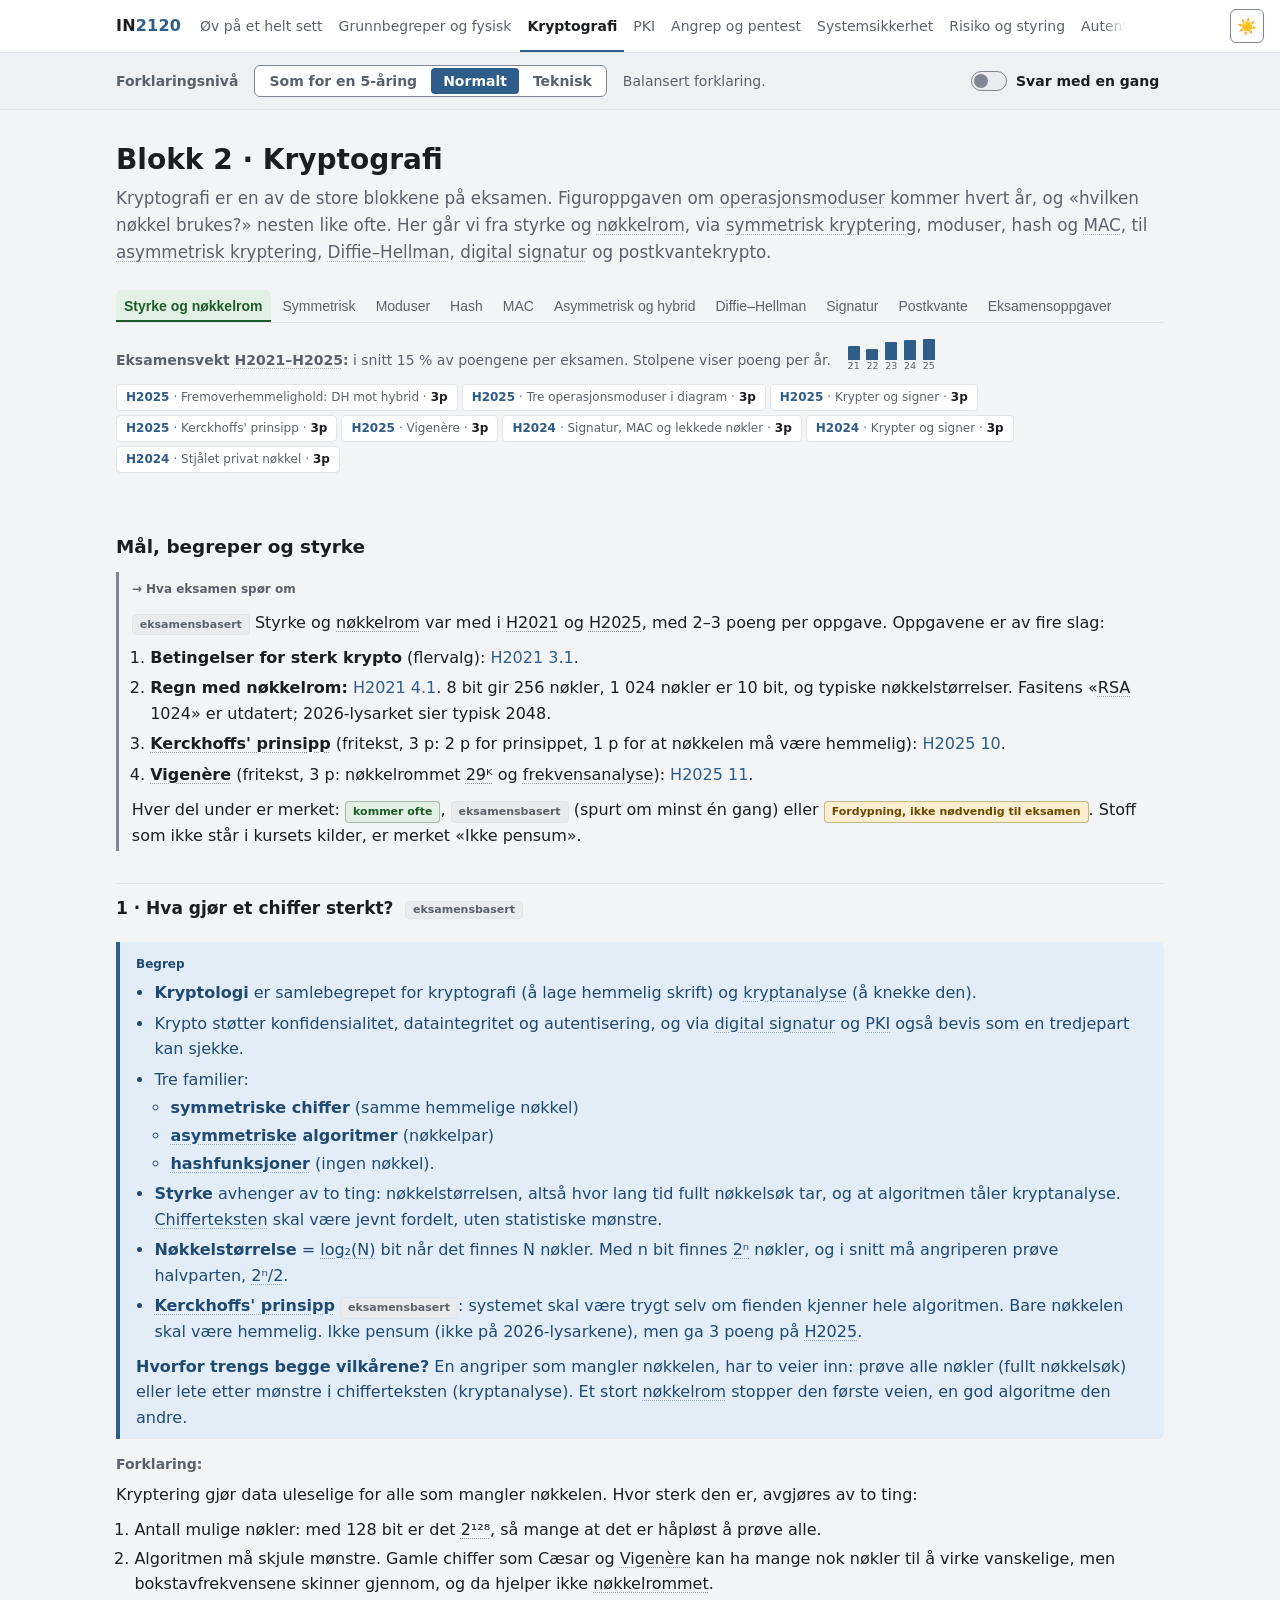
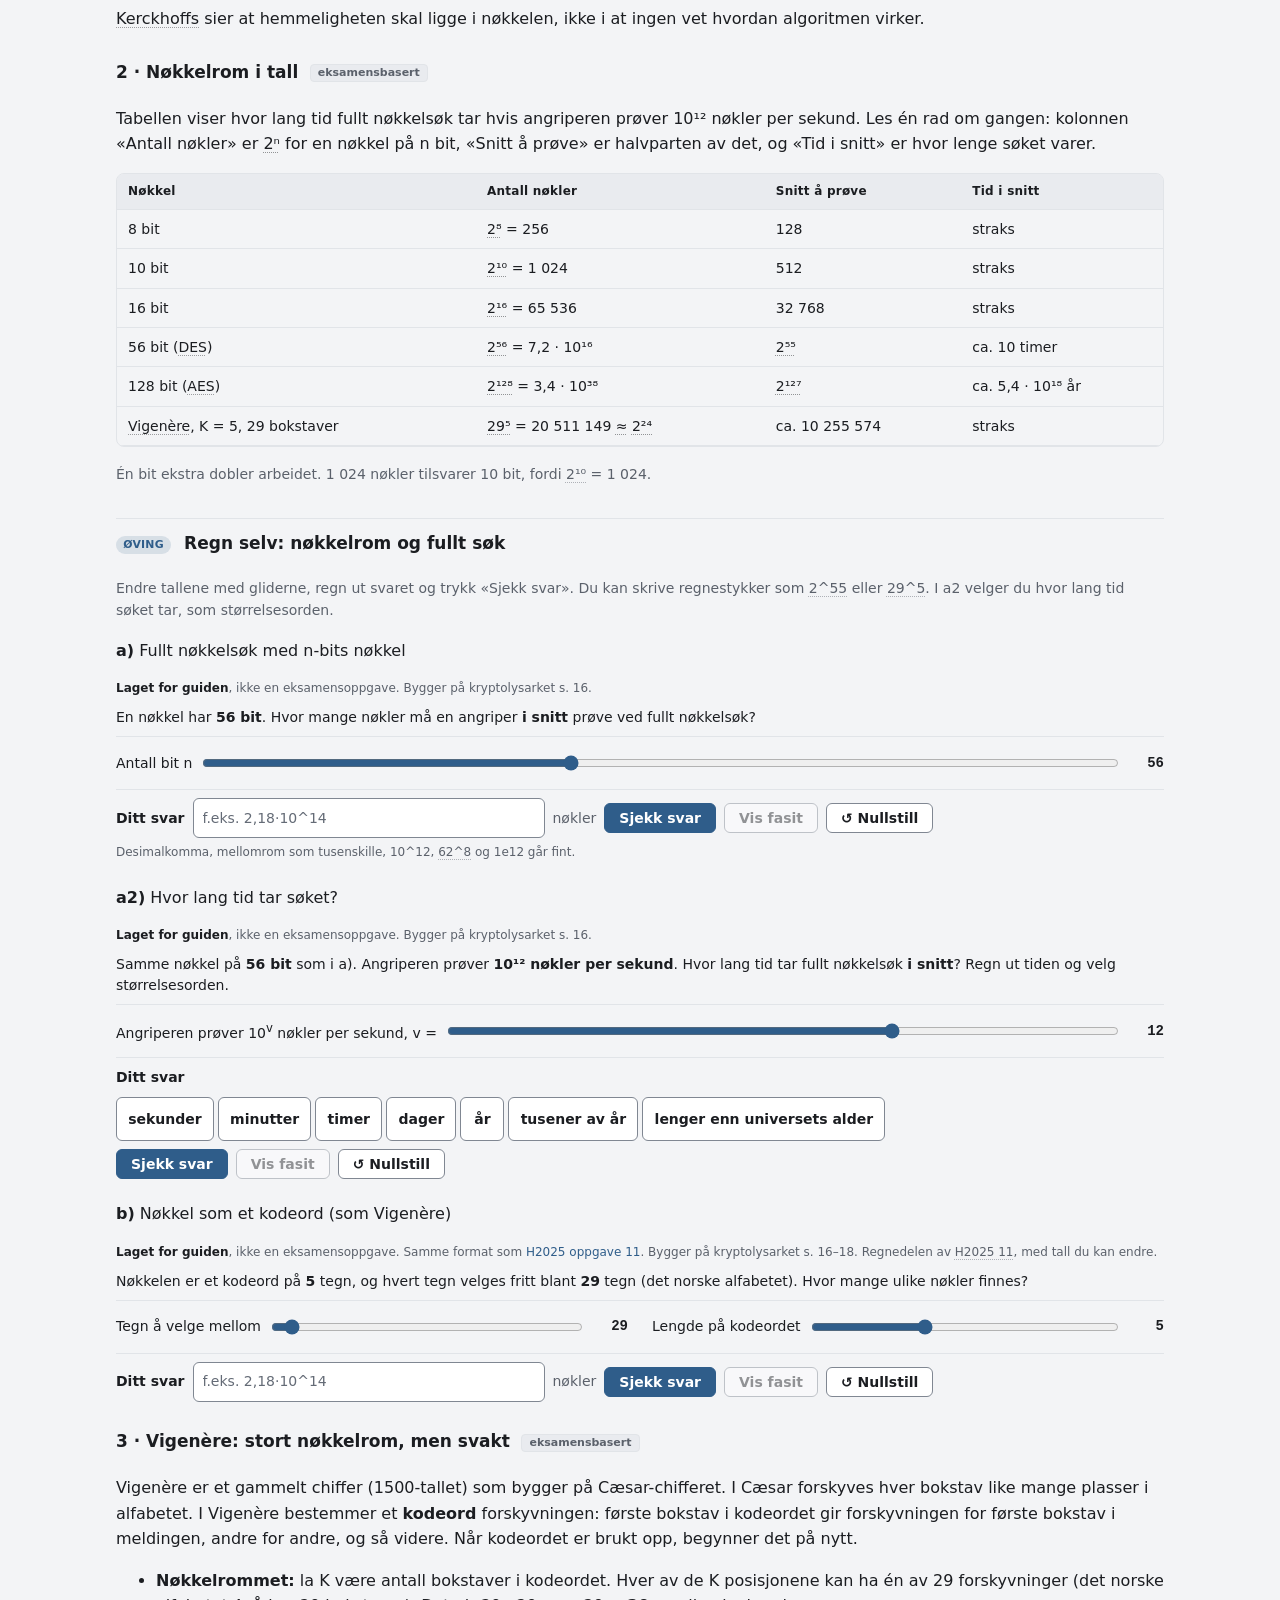
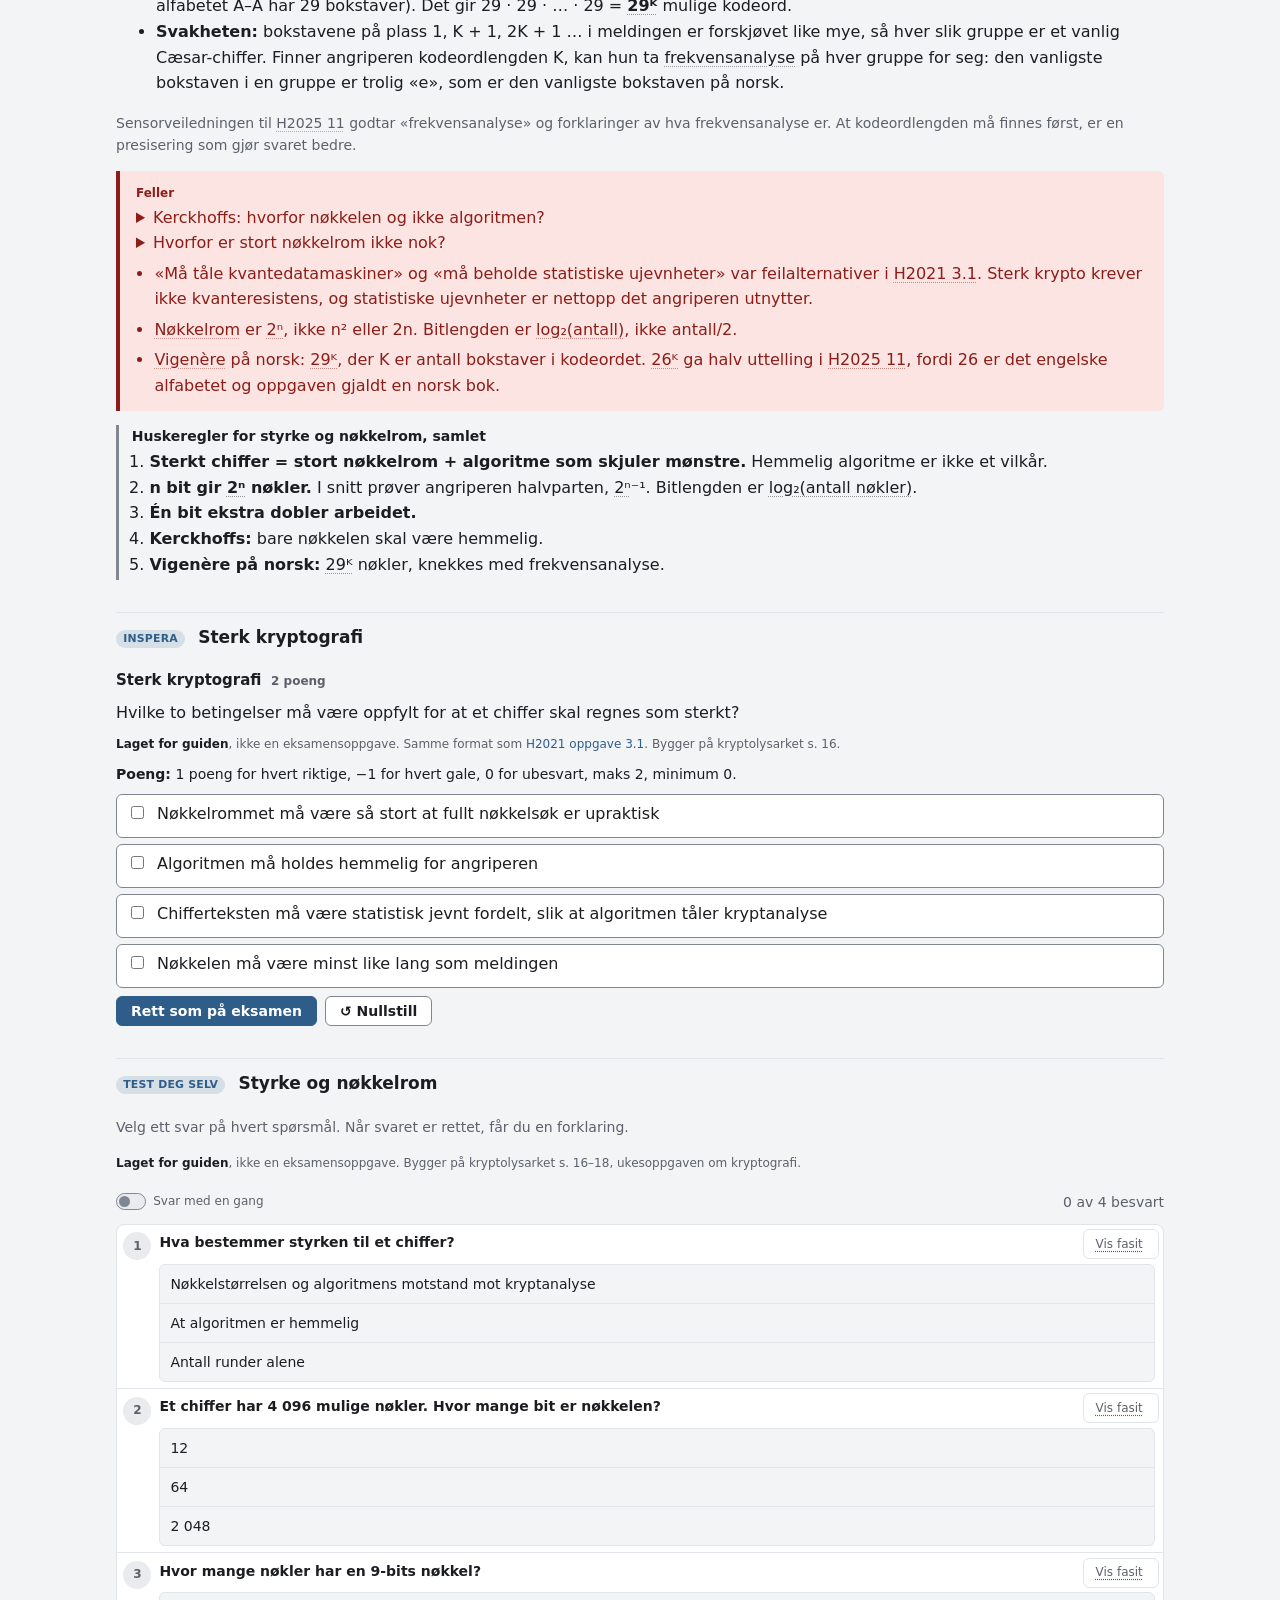
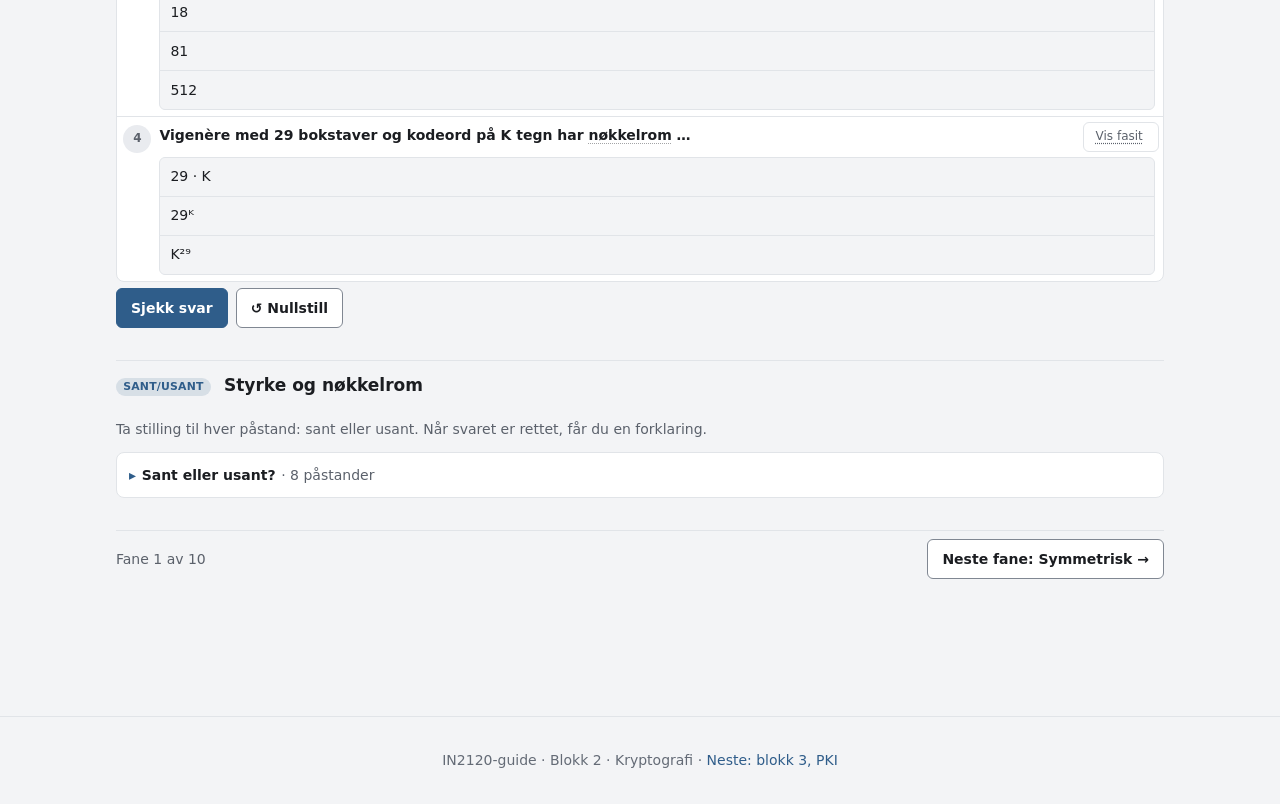
<file: 02-krypto.html>
<!doctype html>
<html lang="nb">
<head>
  <meta charset="utf-8">
  <meta name="viewport" content="width=device-width, initial-scale=1">
  <title>Blokk 2 · Kryptografi · IN2120</title>
  <link rel="icon" href="data:,">
  <meta name="description" content="Kryptografi i IN2120: styrke og nøkkelrom, XOR og engangsnøkkel, ECB, CBC og CTR steg for steg, hashfunksjoner, MAC, asymmetrisk og hybrid kryptering, Diffie–Hellman og fremoverhemmelighold, digital signatur og postkvantekrypto – med stegspillere, Inspera-øvinger og eksamensoppgavene.">
  <script>(function(){try{var d=document.documentElement;var t=localStorage.getItem('in-theme');if(t!=='dark'&&t!=='system')t='light';if(t!=='system')d.setAttribute('data-theme',t);var l=localStorage.getItem('in-level');if(l!=='eli5'&&l!=='teknisk')l='normal';d.setAttribute('data-level',l);}catch(e){document.documentElement.setAttribute('data-theme','light');document.documentElement.setAttribute('data-level','normal');}})();</script>
  <link rel="stylesheet" href="assets/css/styles.css?v=20261128g">
  <link rel="stylesheet" href="assets/css/viz.css?v=20261128g">
  <link rel="stylesheet" href="assets/css/figurer.css?v=20261128g">
  <link rel="stylesheet" href="assets/css/ovelse.css?v=20261128g">
  <link rel="stylesheet" href="assets/css/blokk-krypto.css?v=20261128g">
  <link rel="stylesheet" href="assets/css/begrep-tips.css?v=20261128g">
</head>
<body data-page="krypto">
  <a class="skip-link" href="#main">Hopp til innhold</a>
  <header id="topnav"></header>
  <main id="main" class="wrap">
    <div class="pagehead">
      <h1>Blokk 2 · Kryptografi</h1>
      <p class="lead">Kryptografi er en av de store blokkene på eksamen. Figuroppgaven om operasjonsmoduser kommer hvert år, og «hvilken nøkkel brukes?» nesten like ofte. Her går vi fra styrke og nøkkelrom, via symmetrisk kryptering, moduser, hash og MAC, til asymmetrisk kryptering, Diffie–Hellman, digital signatur og postkvantekrypto.</p>
    </div>

    <div class="tabs" role="tablist" aria-label="Kryptografi">
      <button data-tab="maal">Styrke og nøkkelrom</button>
      <button data-tab="symmetrisk">Symmetrisk</button>
      <button data-tab="moduser">Moduser</button>
      <button data-tab="hash">Hash</button>
      <button data-tab="mac">MAC</button>
      <button data-tab="asym">Asymmetrisk og hybrid</button>
      <button data-tab="dh">Diffie–Hellman</button>
      <button data-tab="signatur">Signatur</button>
      <button data-tab="pqc">Postkvante</button>
      <button data-tab="eksamen">Eksamensoppgaver</button>
    </div>

    <div class="pagehead-info">
      <p class="blokk-vekt"><span class="bv-tekst"><b>Eksamensvekt H2021–H2025:</b> i snitt 15 % av poengene per eksamen. Stolpene viser poeng per år.</span></p>
      <div class="badges">
        <a class="badge" href="#fane=eksamen&amp;oppg=o-H2025-12"><b>H2025</b> · Fremoverhemmelighold: DH mot hybrid · <span class="pts">3p</span></a>
        <a class="badge" href="#fane=eksamen&amp;oppg=o-H2025-8"><b>H2025</b> · Tre operasjonsmoduser i diagram · <span class="pts">3p</span></a>
        <a class="badge" href="#fane=eksamen&amp;oppg=o-H2025-9"><b>H2025</b> · Krypter og signer · <span class="pts">3p</span></a>
        <a class="badge" href="#fane=eksamen&amp;oppg=o-H2025-10"><b>H2025</b> · Kerckhoffs' prinsipp · <span class="pts">3p</span></a>
        <a class="badge" href="#fane=eksamen&amp;oppg=o-H2025-11"><b>H2025</b> · Vigenère · <span class="pts">3p</span></a>
        <a class="badge" href="#fane=eksamen&amp;oppg=o-H2024-12"><b>H2024</b> · Signatur, MAC og lekkede nøkler · <span class="pts">3p</span></a>
        <a class="badge" href="#fane=eksamen&amp;oppg=o-H2024-19"><b>H2024</b> · Krypter og signer · <span class="pts">3p</span></a>
        <a class="badge" href="#fane=eksamen&amp;oppg=o-H2024-7"><b>H2024</b> · Stjålet privat nøkkel · <span class="pts">3p</span></a>
      </div>
    </div>

    <!-- ===================== 1 · MÅL, BEGREPER OG STYRKE ===================== -->
    <section data-panel="maal">
      <h3>Mål, begreper og styrke</h3>

      <div class="callout snarvei"><span class="lbl">Hva eksamen spør om</span>
        <p><span class="tag">eksamensbasert</span> Styrke og nøkkelrom var med i H2021 og H2025, med 2–3 poeng per oppgave. Oppgavene er av fire slag:</p>
        <ol>
          <li><b>Betingelser for sterk krypto</b> (flervalg): <a href="#fane=eksamen&amp;oppg=o-H2021-3_1">H2021 3.1</a>.</li>
          <li><b>Regn med nøkkelrom:</b> <a href="#fane=eksamen&amp;oppg=o-H2021-4_1">H2021 4.1</a>. 8 bit gir 256 nøkler, 1 024 nøkler er 10 bit, og typiske nøkkelstørrelser. Fasitens «RSA 1024» er utdatert; 2026-lysarket sier typisk 2048.</li>
          <li><b>Kerckhoffs' prinsipp</b> (fritekst, 3 p: 2 p for prinsippet, 1 p for at nøkkelen må være hemmelig): <a href="#fane=eksamen&amp;oppg=o-H2025-10">H2025 10</a>.</li>
          <li><b>Vigenère</b> (fritekst, 3 p: nøkkelrommet 29ᴷ og frekvensanalyse): <a href="#fane=eksamen&amp;oppg=o-H2025-11">H2025 11</a>.</li>
        </ol>
        <p>Hver del under er merket: <span class="tag tag-kjerne">kommer ofte</span>, <span class="tag">eksamensbasert</span> (spurt om minst én gang) eller <span class="tag tag-fordyp">Fordypning, ikke nødvendig til eksamen</span>. Stoff som ikke står i kursets kilder, er merket «Ikke pensum».</p></div>

      <h4 class="kr-del">1 · Hva gjør et chiffer sterkt? <span class="tag">eksamensbasert</span></h4>
      <div class="callout begrep"><span class="lbl">Begrep</span>
        <ul>
          <li><b>Kryptologi</b> er samlebegrepet for kryptografi (å lage hemmelig skrift) og kryptanalyse (å knekke den).</li>
          <li>Krypto støtter konfidensialitet, dataintegritet og autentisering, og via digital signatur og PKI også bevis som en tredjepart kan sjekke.</li>
          <li>Tre familier:
            <ul>
              <li><b>symmetriske chiffer</b> (samme hemmelige nøkkel)</li>
              <li><b>asymmetriske algoritmer</b> (nøkkelpar)</li>
              <li><b>hashfunksjoner</b> (ingen nøkkel).</li>
            </ul></li>
          <li><b>Styrke</b> avhenger av to ting: nøkkelstørrelsen, altså hvor lang tid fullt nøkkelsøk tar, og at algoritmen tåler kryptanalyse. Chifferteksten skal være jevnt fordelt, uten statistiske mønstre.</li>
          <li><b>Nøkkelstørrelse</b> = log₂(N) bit når det finnes N nøkler. Med n bit finnes 2ⁿ nøkler, og i snitt må angriperen prøve halvparten, 2ⁿ/2.</li>
          <li><b>Kerckhoffs' prinsipp</b> <span class="tag">eksamensbasert</span>: systemet skal være trygt selv om fienden kjenner hele algoritmen. Bare nøkkelen skal være hemmelig. Ikke pensum (ikke på 2026-lysarkene), men ga 3 poeng på H2025.</li>
        </ul>
        <p><b>Hvorfor trengs begge vilkårene?</b> En angriper som mangler nøkkelen, har to veier inn: prøve alle nøkler (fullt nøkkelsøk) eller lete etter mønstre i chifferteksten (kryptanalyse). Et stort nøkkelrom stopper den første veien, en god algoritme den andre.</p></div>
      <div id="ex-maal"></div>

      <h4 class="kr-del">2 · Nøkkelrom i tall <span class="tag">eksamensbasert</span></h4>
      <p>Tabellen viser hvor lang tid fullt nøkkelsøk tar hvis angriperen prøver 10¹² nøkler per sekund. Les én rad om gangen: kolonnen «Antall nøkler» er 2ⁿ for en nøkkel på n bit, «Snitt å prøve» er halvparten av det, og «Tid i snitt» er hvor lenge søket varer.</p>
      <div class="table-wrap"><table>
        <thead><tr><th>Nøkkel</th><th>Antall nøkler</th><th>Snitt å prøve</th><th>Tid i snitt</th></tr></thead>
        <tbody id="tab-nokkelrom"></tbody>
      </table></div>
      <p class="small muted">Én bit ekstra dobler arbeidet. 1 024 nøkler tilsvarer 10 bit, fordi 2¹⁰ = 1 024.</p>

      <h4 class="ov-h"><span class="ov-tag">Øving</span> Regn selv: nøkkelrom og fullt søk</h4>
      <p class="small muted">Endre tallene med gliderne, regn ut svaret og trykk «Sjekk svar». Du kan skrive regnestykker som 2^55 eller 29^5. I a2 velger du hvor lang tid søket tar, som størrelsesorden.</p>
      <div id="viz-nokkelrom"></div>

      <h4 class="kr-del">3 · Vigenère: stort nøkkelrom, men svakt <span class="tag">eksamensbasert</span></h4>
      <p>Vigenère er et gammelt chiffer (1500-tallet) som bygger på Cæsar-chifferet. I Cæsar forskyves hver bokstav like mange plasser i alfabetet. I Vigenère bestemmer et <b>kodeord</b> forskyvningen: første bokstav i kodeordet gir forskyvningen for første bokstav i meldingen, andre for andre, og så videre. Når kodeordet er brukt opp, begynner det på nytt.</p>
      <ul>
        <li><b>Nøkkelrommet:</b> la K være antall bokstaver i kodeordet. Hver av de K posisjonene kan ha én av 29 forskyvninger (det norske alfabetet A–Å har 29 bokstaver). Det gir 29 · 29 · … · 29 = <b>29ᴷ</b> mulige kodeord.</li>
        <li><b>Svakheten:</b> bokstavene på plass 1, K + 1, 2K + 1 … i meldingen er forskjøvet like mye, så hver slik gruppe er et vanlig Cæsar-chiffer. Finner angriperen kodeordlengden K, kan hun ta frekvensanalyse på hver gruppe for seg: den vanligste bokstaven i en gruppe er trolig «e», som er den vanligste bokstaven på norsk.</li>
      </ul>
      <p class="small muted">Sensorveiledningen til H2025 11 godtar «frekvensanalyse» og forklaringer av hva frekvensanalyse er. At kodeordlengden må finnes først, er en presisering som gjør svaret bedre.</p>

      <div class="callout felle"><span class="lbl">Feller</span>
        <details class="grense"><summary>Kerckhoffs: hvorfor nøkkelen og ikke algoritmen?</summary>
          <p>Prinsippet sier det motsatte av «hold designet hemmelig». En algoritme kan lekke, reverseres eller selges, og den er dyr å bytte. En nøkkel er lett å bytte. Offentlige algoritmer som AES og SHA-2 er dessuten gransket av mange.</p></details>
        <details class="grense"><summary>Hvorfor er stort nøkkelrom ikke nok?</summary>
          <p>Et substitusjonschiffer med 30 tegn har 30! ≈ 2¹⁰⁸ nøkler, men knekkes med frekvensanalyse fordi hver bokstav alltid blir samme chiffertegn. Algoritmen må også skjule mønstre.</p></details>
        <ul>
          <li>«Må tåle kvantedatamaskiner» og «må beholde statistiske ujevnheter» var feilalternativer i H2021 3.1. Sterk krypto krever ikke kvanteresistens, og statistiske ujevnheter er nettopp det angriperen utnytter.</li>
          <li>Nøkkelrom er 2ⁿ, ikke n² eller 2n. Bitlengden er log₂(antall), ikke antall/2.</li>
          <li>Vigenère på norsk: 29ᴷ, der K er antall bokstaver i kodeordet. 26ᴷ ga halv uttelling i H2025 11, fordi 26 er det engelske alfabetet og oppgaven gjaldt en norsk bok.</li>
        </ul></div>

      <div class="husk"><h4>Huskeregler for styrke og nøkkelrom, samlet</h4>
        <ol>
          <li><b>Sterkt chiffer = stort nøkkelrom + algoritme som skjuler mønstre.</b> Hemmelig algoritme er ikke et vilkår.</li>
          <li><b>n bit gir 2ⁿ nøkler.</b> I snitt prøver angriperen halvparten, 2ⁿ⁻¹. Bitlengden er log₂(antall nøkler).</li>
          <li><b>Én bit ekstra dobler arbeidet.</b></li>
          <li><b>Kerckhoffs:</b> bare nøkkelen skal være hemmelig.</li>
          <li><b>Vigenère på norsk:</b> 29ᴷ nøkler, knekkes med frekvensanalyse.</li>
        </ol></div>

      <h4 class="ov-h"><span class="ov-tag">Inspera</span> Sterk kryptografi</h4>
      <div id="ov-maal"></div>
      <h4 class="ov-h"><span class="ov-tag">Test deg selv</span> Styrke og nøkkelrom</h4>
      <p class="ov-intro">Velg ett svar på hvert spørsmål. Når svaret er rettet, får du en forklaring.</p>
      <div id="quiz-maal"></div>
      <h4 class="ov-h"><span class="ov-tag">Sant/usant</span> Styrke og nøkkelrom</h4>
      <p class="ov-intro">Ta stilling til hver påstand: sant eller usant. Når svaret er rettet, får du en forklaring.</p>
      <div id="tf-maal"></div>
    </section>

    <!-- ===================== 2 · SYMMETRISK ===================== -->
    <section data-panel="symmetrisk">
      <h3>Symmetrisk kryptering: XOR, engangsnøkkel, strøm og blokk, AES</h3>

      <div class="callout snarvei"><span class="lbl">Hva eksamen spør om</span>
        <p><span class="tag tag-kjerne">kommer ofte</span> Begrepsmatrisen om krypto og PKI har kommet hvert år fra H2023 til H2025, og symmetrisk kryptering er alltid med. Oppgavene er av tre slag:</p>
        <ol>
          <li><b>Symmetrisk eller asymmetrisk algoritme:</b> <a href="#fane=eksamen&amp;oppg=o-H2025-3">H2025 3</a> (Cæsar og AES er symmetriske, RSA og ECC asymmetriske).</li>
          <li><b>Begrepsmatrisene</b> <a href="#fane=eksamen&amp;oppg=o-H2025-6">H2025 6</a>, <a href="#fane=eksamen&amp;oppg=o-H2024-6">H2024 6</a> og <a href="#fane=eksamen&amp;oppg=o-H2023-6">H2023 6</a>, med radene «felles hemmelig nøkkel», «samme nøkkel», «AES-512 er et eksempel på» og «raskeste måte å kryptere store mengder data».</li>
          <li><b>XOR-regning</b> kommer i moduser-oppgavene (<a href="#fane=eksamen&amp;oppg=o-H2022-5_5">H2022 5.5</a>, se fanen <a href="#fane=moduser">Moduser</a>).</li>
        </ol>
        <p>Bit-flipping er ikke gitt i H2021–H2025, men er en god fritekstkandidat. Hver del under er merket: <span class="tag tag-kjerne">kommer ofte</span>, <span class="tag">eksamensbasert</span> (spurt om minst én gang) eller <span class="tag tag-fordyp">Fordypning, ikke nødvendig til eksamen</span>.</p></div>

      <h4 class="kr-del">1 · Hva er symmetrisk kryptering? <span class="tag tag-kjerne">kommer ofte</span></h4>
      <div class="callout begrep"><span class="lbl">Begrep</span>
        <ul>
          <li><b>Symmetrisk kryptering:</b> samme hemmelige nøkkel K brukes til å kryptere, C = E(M, K), og dekryptere, M = D(C, K). Nøkkelen er delt i hemmelighet mellom dem som skal ha tilgang.</li>
          <li><b>XOR (⊕):</b> 0 når bitene er like, 1 når de er ulike. Viktig: M ⊕ U ⊕ U = M. To XOR med samme verdi opphever hverandre, så den som kjenner U, får M tilbake. Derfor dekrypterer engangsnøkkel og strømchiffer med den samme nøkkelen som de krypterer med.</li>
          <li><b>Engangsnøkkel</b> (OTP, one-time pad, Vernam 1917): C = M ⊕ K. Perfekt sikker hvis nøkkelen er helt tilfeldig, like lang som meldingen og bare brukes én gang.</li>
          <li><b>Strømchiffer</b> XOR-er klarteksten med en nøkkelstrøm: en lang rekke biter som lages fra nøkkelen, én bit for hver bit i meldingen.</li>
          <li><b>Blokkchiffer</b> krypterer en blokk med fast størrelse om gangen, for eksempel 128 bit i AES.</li>
          <li><b>AES</b> (Advanced Encryption Standard, også kalt Rijndael, 2001): nøkkel på 128, 192 eller 256 bit og alltid 128-bits blokk. Erstattet DES (Data Encryption Standard: 56-bits nøkkel, 64-bits blokk).</li>
        </ul>
        <p><b>Hvorfor symmetrisk?</b> Symmetrisk krypto er rask og er den vanlige måten å kryptere store datamengder på («raskeste måte» i begrepsmatrisen). Ulempen er at begge parter må ha den samme hemmelige nøkkelen. Den må fram på en trygg måte, og det løses med asymmetrisk krypto eller Diffie–Hellman (se fanene <a href="#fane=asym">Asymmetrisk og hybrid</a> og <a href="#fane=dh">Diffie–Hellman</a>).</p></div>
      <div id="ex-symmetrisk"></div>

      <h4 class="kr-del">2 · XOR og engangsnøkkel steg for steg <span class="tag">eksamensbasert</span></h4>
      <p>XOR er regnestykket bak engangsnøkkelen, strømchiffer og tellermodus. Eksamen har bedt om XOR-regning i tellermodus (H2022 5.5).</p>
      <h4 class="ov-h"><span class="ov-tag">Øving</span> Regn selv: C = M ⊕ K</h4>
      <p class="ov-intro">Regn ut C bit for bit med XOR (0 når bitene er like, 1 når de er ulike), og sjekk svaret.</p>
      <div id="viz-xorov"></div>

      <h4 class="ov-h"><span class="ov-tag">Øving</span> XOR steg for steg</h4>
      <p class="ov-intro">Her krypterer du en melding med en engangsnøkkel, én bit om gangen: C = M ⊕ K. Velg et eksempel øverst, og bla med «Neste». Med «Gjett før hvert steg» på stopper spilleren ved noen av stegene og stiller et spørsmål. Du svarer ved å velge et alternativ, eller trykker «Hopp over».</p>
      <p class="small muted">Velg «Gjenbruk av nøkkelen» for å se hvorfor en engangsnøkkel bare kan brukes én gang. Med «Gjett før hvert steg» på må du svare før neste steg vises.</p>
      <div id="viz-xor"></div>
      <p><b>Hvorfor bare én gang?</b> Krypteres to meldinger M og M′ med samme nøkkel K, får angriperen C = M ⊕ K og C′ = M′ ⊕ K. XOR-er hun de to chiffertekstene, faller nøkkelen bort: C ⊕ C′ = M ⊕ K ⊕ M′ ⊕ K = M ⊕ M′. Da ser hun hvor de to meldingene er like og ulike, uten å kjenne nøkkelen. Kjenner hun den ene meldingen, får hun den andre.</p>

      <h4 class="kr-del">3 · Kryptering gir ikke integritet <span class="tag tag-fordyp">Fordypning, ikke nødvendig til eksamen</span></h4>
      <p>Ikke gitt på eksamen H2021–H2025, men grunnen til at MAC trengs (fanen <a href="#fane=mac">MAC</a>).</p>
      <h4 class="demo-h"><span class="ov-tag demo">Demo</span> Bit-flipping: kryptering gir ikke integritet</h4>
      <div id="viz-bitflipp"></div>

      <h4 class="kr-del">4 · Blokkchiffer: Shannon, SP-nettverk og AES <span class="tag">eksamensbasert</span></h4>
      <p>Shannon beskrev to egenskaper et godt chiffer må ha for å viske ut statistiske mønstre:</p>
      <ul>
        <li><b>Forvirring</b> (<i>confusion</i>) får man med <b>substitusjon</b>: biter byttes ut med andre biter. Det skjuler sammenhengen mellom nøkkelen og chifferteksten.</li>
        <li><b>Spredning</b> (<i>diffusion</i>) får man med <b>permutasjon</b>: bitene stokkes om. Da påvirker én endret klartekstbit mange chifferbiter.</li>
        <li>Et <b>SP-nettverk</b> (substitusjons-permutasjonsnettverk) gjentar substitusjon og permutasjon i mange runder, typisk 10–20. AES er bygget slik.</li>
      </ul>
      <p>Eksamen spør om AES som eksempel på symmetrisk kryptering (H2025 3 og H2025 6) og om typiske nøkkelstørrelser (H2021 4.1), ikke om rundene.</p>
      <div class="callout eksempel"><span class="lbl">Lekechifferet i denne blokka</span>
        Blokk og nøkkel er 4 bit. <span class="mono">E(X, K)</span>: ta X ⊕ K og roter én plass mot venstre (biten lengst til venstre flyttes bakerst). <span class="mono">D(Y, K)</span>: roter én plass mot høyre, så ⊕ K. Fast nøkkel K = 0111. <span id="leke-eks"></span>
        Dette er et leketøy: AES har 128-bits blokk og mange runder. Lekechifferet brukes i fanene Moduser og MAC.</div>

      <div class="callout felle"><span class="lbl">Feller</span>
        <details class="grense"><summary>Hvorfor trengs MAC i tillegg til kryptering?</summary>
          <p>Kryptering skjuler bare innholdet. Den sier ikke fra om noen har endret meldingen underveis.</p>
          <p>Eksempel: i engangsnøkkel og strømchiffer er chifferteksten C bare klarteksten M XOR-et med nøkkelstrømmen. Snur angriperen en bit i C, snur den samme biten seg i M når mottakeren dekrypterer. Mottakeren får en annen melding enn den som ble sendt, og merker ingenting. Angriperen trenger ikke nøkkelen for å gjøre dette (se demoen over).</p>
          <p>En MAC (meldingsautentiseringskode) løser dette. Avsenderen regner ut en kort kontrollverdi av meldingen og en hemmelig nøkkel som bare avsender og mottaker kjenner, og sender den med. Mottakeren regner ut verdien på nytt. Er den ulik, er meldingen endret. Uten nøkkelen kan ikke angriperen lage en ny, riktig MAC. Altså: kryptering gir konfidensialitet (ingen kan lese), og MAC gir integritet (ingen kan endre uten at det oppdages).</p></details>
        <ul>
          <li>Cæsar og AES er symmetriske; RSA og ECC er asymmetriske (H2025 3). Ikke la deg lure av at ECC har korte nøkler.</li>
          <li>«OTP er perfekt uansett» → bare med tilfeldig, like lang nøkkel som brukes én gang. Gjenbrukt nøkkel gir C ⊕ C′ = M ⊕ M′.</li>
          <li>«AES-512» finnes ikke: AES har bare nøkler på 128, 192 og 256 bit. Likevel sto påstanden «AES-512 er et eksempel på …» i en tabell i H2025 6, og der var riktig svar «symmetrisk kryptering». Svar ut fra hva slags algoritme AES er, og ikke la deg lure av tallet.</li>
          <li>Ikke bland blokkstørrelse og nøkkelstørrelse. Blokkstørrelsen er hvor mange bit av meldingen et blokkchiffer krypterer om gangen. Nøkkelstørrelsen er hvor lang den hemmelige nøkkelen er, og den avgjør hvor mange nøkler en angriper må prøve. AES har alltid 128-bits blokk, men nøkkelen kan være 128, 192 eller 256 bit. «AES-256» betyr altså 256-bits nøkkel, ikke 256-bits blokk.</li>
        </ul></div>

      <div class="husk"><h4>Huskeregler for symmetrisk kryptering, samlet</h4>
        <ol>
          <li><b>Symmetrisk = én delt hemmelig nøkkel.</b> Rask, og brukes på store datamengder.</li>
          <li><b>XOR:</b> like biter gir 0, ulike gir 1. M ⊕ K ⊕ K = M.</li>
          <li><b>Engangsnøkkel:</b> tilfeldig, like lang som meldingen, brukt én gang. Gjenbruk gir C ⊕ C′ = M ⊕ M′.</li>
          <li><b>Kryptering gir ikke integritet.</b> Det trengs en MAC.</li>
          <li><b>Substitusjon gir forvirring, permutasjon gir spredning.</b> Mange runder = SP-nettverk, som AES.</li>
          <li><b>AES:</b> 128-bits blokk, nøkkel på 128, 192 eller 256 bit. AES-512 finnes ikke.</li>
        </ol></div>

      <h4 class="ov-h"><span class="ov-tag">Inspera</span> Symmetrisk, asymmetrisk eller hash</h4>
      <div id="ov-symmetrisk"></div>
      <h4 class="ov-h"><span class="ov-tag">Test deg selv</span> Symmetrisk</h4>
      <p class="ov-intro">Velg ett svar på hvert spørsmål. Når svaret er rettet, får du en forklaring.</p>
      <div id="quiz-symmetrisk"></div>
      <h4 class="ov-h"><span class="ov-tag">Sant/usant</span> Symmetrisk</h4>
      <p class="ov-intro">Ta stilling til hver påstand: sant eller usant. Når svaret er rettet, får du en forklaring.</p>
      <div id="tf-symmetrisk"></div>
    </section>

    <!-- ===================== 3 · MODUSER ===================== -->
    <!-- Rekkefølge (plan/ui-ux-regler.md): relevans → hva og hvorfor → figur med lesehjelp → kjennetegn/tabell →
         eksamensfiguren → regning → fordypning → feller → huskeregler → test. Modusene står alltid ECB → CBC → CTR,
         unntatt der en eksamensfigur har en annen rekkefølge; da følger forklaringen figuren. -->
    <section data-panel="moduser">
      <h3>Operasjonsmoduser: ECB, CBC og CTR</h3>

      <div class="callout snarvei"><span class="lbl">Hva eksamen spør om</span>
        <p><span class="tag tag-kjerne">kommer ofte</span> Moduser har vært med på hver eksamen fra H2021 til H2025, med 2–3 poeng hver gang (13 poeng til sammen). Oppgavene er av fire slag:</p>
        <ol>
          <li><b>Sett navn på modusdiagrammer:</b> <a href="#fane=eksamen&amp;oppg=o-H2023-20">H2023 20</a> (CTR, CBC), <a href="#fane=eksamen&amp;oppg=o-H2024-17">H2024 17</a> (ECB, CTR) og <a href="#fane=eksamen&amp;oppg=o-H2025-8">H2025 8</a> (CBC, CTR, ECB).</li>
          <li><b>Pingvinbildet:</b> hvilken modus lar omrisset synes? <a href="#fane=eksamen&amp;oppg=o-H2021-3_2">H2021 3.2</a> (ECB, tellermodus, og «Symmetrisk modus» = ingen).</li>
          <li><b>Dekryptering i tellermodus:</b> hvilken funksjon brukes? <a href="#fane=eksamen&amp;oppg=o-H2021-3_3">H2021 3.3</a> (E, ikke D).</li>
          <li><b>XOR-regning i tellermodus</b> med 4-bits blokker der E(T, K) er oppgitt: <a href="#fane=eksamen&amp;oppg=o-H2022-5_5">H2022 5.5</a>.</li>
        </ol>
        <p>Ingen av oppgavene har bedt deg regne ut selve blokkchifferet E, eller regne CBC med tall. Hver del under er merket: <span class="tag tag-kjerne">kommer ofte</span>, <span class="tag">eksamensbasert</span> (spurt om minst én gang) eller <span class="tag tag-fordyp">Fordypning, ikke nødvendig til eksamen</span>.</p></div>

      <h4 class="kr-del">1 · Hva er en operasjonsmodus, og hvorfor trengs den? <span class="tag">eksamensbasert</span></h4>
      <div class="callout begrep"><span class="lbl">Begrep</span>
        <ul>
          <li><b>Blokk:</b> en bit av meldingen med fast lengde. AES krypterer 128 bit om gangen, omtrent 16 tegn.</li>
          <li><b>Blokkchiffer</b> (E): krypterer én blokk med nøkkelen K. D gjør det motsatte og dekrypterer. Mer om dette i fanen <a href="#fane=symmetrisk">Symmetrisk</a>.</li>
          <li><b>Klartekstblokker</b> M₁, M₂, M₃ …: meldingen (M for <i>message</i>) delt i blokker.</li>
          <li><b>Chifferblokker</b> C₁, C₂, C₃ …: de krypterte blokkene, én for hver klartekstblokk.</li>
          <li><b>XOR</b> (⊕): bit for bit, 0 når bitene er like og 1 når de er ulike. To XOR med samme verdi opphever hverandre.</li>
          <li><b>Operasjonsmodus:</b> regelen for hvordan blokkchifferet brukes på en melding som er lengre enn én blokk. Lysarket nevner fem: CTR, CBC, OFB og CFB regnes som sikre, ECB som usikker. Eksamen spør om de tre første i tittelen.</li>
          <li><b>IV</b> (initialiseringsvektor): en tilfeldig startverdi som CBC blander inn i første blokk. Den skal være tilfeldig, men trenger ikke være hemmelig.</li>
          <li><b>Teller</b> (T₁, T₂, T₃ …): en verdi som øker for hver blokk i CTR (tellermodus).</li>
          <li><b>Nøkkelstrøm:</b> biter laget fra nøkkelen som XOR-es med klarteksten. I CTR er nøkkelstrømmen for blokk 1 lik E(T₁, K).</li>
        </ul>
        <p><b>Hvorfor trengs moduser?</b> Krypterer man bare blokk for blokk med samme nøkkel, blir to like klartekstblokker til to like chifferblokker. Da kan en angriper se mønstre i meldingen uten å kjenne nøkkelen. CBC og CTR blander inn noe nytt for hver blokk, så like blokker blir ulike.</p></div>

      <h4 class="kr-del">2 · De tre modusene side om side <span class="tag tag-kjerne">kommer ofte</span></h4>
      <p>Hver figur viser to blokker. Pilene viser hvor bitene går. Hule bokser (bare kant) er klartekst (M), fylte bokser med fet skrift er chiffertekst (C), og den blå boksen E er blokkchifferet med nøkkelen K. Bokser med stiplet innerkant er IV og teller. ⊕ er XOR. Følg pilen inn i E: det er den som skiller modusene.</p>
      <div class="kr-mo-fig"><div id="fig-modusoversikt"></div></div>

      <h4 class="kr-del">3 · Kjennetegn i en tabell <span class="tag tag-kjerne">kommer ofte</span></h4>
      <p>Samme tre moduser i samme rekkefølge. Les én rad om gangen og sammenlign modusene.</p>
      <div class="table-wrap"><table class="kr-motab">
        <caption class="small muted">Kilde: kryptolysarket s. 28–34. Formlene følger kursets notasjon.</caption>
        <thead><tr><th scope="col">Egenskap</th><th scope="col">ECB</th><th scope="col">CBC</th><th scope="col">CTR</th></tr></thead>
        <tbody>
          <tr><th scope="row">Fullt navn</th><td>Electronic Code Book</td><td>Cipher Block Chaining</td><td>Counter Mode, på norsk tellermodus</td></tr>
          <tr><th scope="row">Hva går inn i E?</th><td>Klarteksten M</td><td>M XOR-et med IV (første blokk) eller forrige chifferblokk</td><td>Telleren T</td></tr>
          <tr><th scope="row">Hvor står XOR?</th><td>Ingen XOR</td><td>Før E</td><td>Etter E, med M fra siden</td></tr>
          <tr><th scope="row">Formel, blokk 1</th><td>C₁ = E(M₁, K)</td><td>C₁ = E(IV ⊕ M₁, K)</td><td>C₁ = E(T₁, K) ⊕ M₁</td></tr>
          <tr><th scope="row">Startverdi</th><td>Ingen</td><td>IV: tilfeldig, ikke hemmelig</td><td>Teller: må aldri gjentas med samme nøkkel</td></tr>
          <tr><th scope="row">Like klartekstblokker gir</th><td>like chifferblokker: mønsteret lekker</td><td>ulike chifferblokker</td><td>ulike chifferblokker</td></tr>
          <tr><th scope="row">Sikker ifølge lysarket?</th><td>Nei</td><td>Ja</td><td>Ja</td></tr>
          <tr><th scope="row">Dekryptering</th><td>M₁ = D(C₁, K)</td><td>M₁ = D(C₁, K) ⊕ IV: D først, så XOR</td><td>M₁ = E(T₁, K) ⊕ C₁: bare E, aldri D</td></tr>
          <tr><th scope="row">Eksamensfelle</th><td>«ECB er usikker fordi chifferet er svakt»: nei, det er modusen som er problemet</td><td>«IV må være hemmelig»: nei, bare tilfeldig</td><td>«Dekrypter med D»: nei, E brukes begge veier</td></tr>
        </tbody></table></div>

      <details class="kr-ekstra"><summary>Ikke pensum: parallellisering og feilspredning</summary>
        <p class="small">Dette står ikke på lysarkene for 2026 og er ikke spurt om på eksamen H2021–H2025. Det er tatt med fordi lærebøker ofte sammenligner modusene på to ting til: parallellisering (kan blokkene behandles samtidig?) og feilspredning (hvor mye blir feil når én bit i chifferteksten er feil?).</p>
        <div class="table-wrap"><table class="kr-motab">
          <thead><tr><th scope="col">Egenskap</th><th scope="col">ECB</th><th scope="col">CBC</th><th scope="col">CTR</th></tr></thead>
          <tbody>
            <tr><th scope="row">Kryptere blokkene samtidig (parallelt)?</th><td>Ja</td><td>Nei: hver blokk venter på forrige chifferblokk</td><td>Ja: tellerne er kjent på forhånd</td></tr>
            <tr><th scope="row">Dekryptere blokkene samtidig?</th><td>Ja</td><td>Ja: alle chifferblokkene er kjent</td><td>Ja</td></tr>
            <tr><th scope="row">Én feil bit i Cᵢ gir</th><td>blokk i blir uleselig</td><td>blokk i blir uleselig, og samme bit snus i blokk i + 1</td><td>bare samme bit i blokk i snus</td></tr>
          </tbody></table></div></details>

      <h4 class="kr-del">4 · Hvorfor CBC og CTR skjuler mønsteret <span class="tag">eksamensbasert</span></h4>
      <p class="ov-intro">Samme forklaring på tre nivåer. Velg nivå med bryteren øverst på siden.</p>
      <div id="ex-moduser"></div>

      <h4 class="demo-h"><span class="ov-tag demo">Demo</span> Pingvinen: hvorfor ECB lekker <span class="tag">eksamensbasert</span></h4>
      <p class="ov-intro">Tre bilder på 8 × 8 ruter, der hver rute er én 4-bits blokk. Fra venstre: klarteksten, det samme bildet kryptert med ECB, og kryptert med CTR. H2021 3.2 viste det samme med et ekte bilde av en pingvin.</p>
      <div id="viz-pingvin"></div>

      <h4 class="kr-del">5 · Kjenn igjen figuren på eksamen <span class="tag tag-kjerne">kommer ofte</span></h4>
      <p class="fig-vis-led">Slik så figuren ut på H2025 8. Merk at modusene står i en annen rekkefølge enn over. Forklaringen under figuren følger arkets rekkefølge: venstre, midten, høyre.</p>
      <div id="fv-moduser"></div>
      <div class="callout eksempel"><span class="lbl">Slik leser du figuren</span>
        <ul>
          <li><b>Venstre = CBC:</b> IV går inn i den første XOR-en, og hver chifferblokk C føres videre til XOR-en foran neste E.</li>
          <li><b>Midten = CTR:</b> telleren T går inn i E, og M kommer inn fra siden i en XOR <i>etter</i> E.</li>
          <li><b>Høyre = ECB:</b> M går rett inn i E, og det er ingen piler mellom blokkene.</li>
        </ul>
        <p>Svaralternativene har med navn som ikke står i figuren: «Output Feedback (OFB)» i H2025, «Data Encryption Standard (DES)» i H2024 og «Symmetrisk modus» i H2021. DES er en algoritme, ikke en modus, og «Symmetrisk modus» finnes ikke.</p></div>

      <h4 class="kr-del">6 · Regn i tellermodus <span class="tag">eksamensbasert</span></h4>
      <p>I H2022 5.5 var E(T, K) oppgitt. Da trenger du verken nøkkelen eller blokkchifferet: du regner bare XOR, bit for bit. Eksempel med egne tall, E(T₁, K) = 1100 og M₁ = 1010:</p>
      <div class="kr-bits kr-regn" aria-label="XOR bit for bit: 1100 XOR 1010 = 0110">
        <div class="kr-bitrow"><span class="kr-bitlbl">E(T₁, K)</span><span class="kr-bit one">1</span><span class="kr-bit one">1</span><span class="kr-bit">0</span><span class="kr-bit">0</span></div>
        <div class="kr-bitrow"><span class="kr-bitlbl">⊕ M₁</span><span class="kr-bit one">1</span><span class="kr-bit">0</span><span class="kr-bit one">1</span><span class="kr-bit">0</span></div>
        <hr class="kr-sep">
        <div class="kr-bitrow res"><span class="kr-bitlbl">= C₁</span><span class="kr-bit">0</span><span class="kr-bit one">1</span><span class="kr-bit one">1</span><span class="kr-bit">0</span></div>
      </div>
      <p>Like biter gir 0, ulike gir 1, så C₁ = 0110. Dekryptering er samme regnestykke med C i stedet for M: M₁ = E(T₁, K) ⊕ C₁ = 1100 ⊕ 0110 = 1010, altså M₁ tilbake. Derfor trengs aldri D i tellermodus.</p>

      <h4 class="kr-del">7 · Fordypning: modusene regnet ut med lekechifferet <span class="tag tag-fordyp">Fordypning, ikke nødvendig til eksamen</span></h4>
      <p>Eksamen har aldri bedt deg regne ut E selv. Denne delen er for deg som vil se hva som skjer inne i figurene, blokk for blokk. Den gjør særlig to eksamensregler lettere å huske: at XOR kommer <i>etter</i> D når CBC dekrypteres, og at CTR bare bruker E. Har du dårlig tid, kan du hoppe til feller og huskeregler.</p>
      <p class="case-ctx" data-case="leke"></p>
      <p class="small muted">Tallene: K = 0111, M = 1001 · 1001 · 1100 (legg merke til at M₁ = M₂), IV = 1010 og tellerne T = 0001, 0010, 0011.</p>

      <h4 class="ov-h"><span class="ov-tag">Øving</span> Steg for steg med lekechifferet</h4>
      <p class="ov-intro">Velg modus øverst (kryptering eller dekryptering), og bla med «Neste». Slå på «Gjett før hvert steg» hvis du vil gjette først, for eksempel om de to like klartekstblokkene blir like chifferblokker. I feltet «Eget:» kan du skrive egne 4-bits blokker; da brukes modusen du sist valgte.</p>
      <div id="viz-moduser"></div>

      <details class="kr-ekstra"><summary>Hele regnestykket i tabeller (ECB, CBC og CTR)</summary>
        <p class="small">De samme tallene som i stegspilleren, alle blokkene på én gang, med dekrypteringen som kontroll (✓).</p>
        <div id="tab-moduser"></div></details>

      <div class="callout felle"><span class="lbl">Feller</span>
        <details class="grense"><summary>Hvorfor er ECB usikker selv med AES?</summary>
          <p>Svakheten ligger i modusen, ikke i blokkchifferet. Samme blokk gir alltid samme chiffer, uansett hvor godt chifferet er.</p></details>
        <details class="grense"><summary>Hvorfor kommer XOR <i>etter</i> D i CBC-dekryptering?</summary>
          <p>Ved kryptering ble XOR gjort før E. For å gå baklengs må E oppheves først (med D), og så XOR-es det samme som ble lagt til: forrige chifferblokk, eller IV for første blokk.</p></details>
        <details class="grense"><summary>Hvorfor bruker CTR E og ikke D ved dekryptering?</summary>
          <p>E brukes bare til å lage nøkkelstrømmen E(T, K). Den samme strømmen XOR-es av igjen, og XOR to ganger opphever seg. D trengs aldri (H2021 3.3: riktig svar for D er «ingen»).</p></details>
        <ul>
          <li>«IV må være hemmelig» → den skal være tilfeldig, men ikke hemmelig.</li>
          <li>Samme teller to ganger med samme nøkkel gir samme nøkkelstrøm, altså samme lekkasje som en gjenbrukt engangsnøkkel. <span id="ctr-gjentatt"></span></li>
          <li>«Symmetrisk modus», «DES» og «OFB» er distraktorer i figuroppgavene (H2021 3.2, H2024 17, H2025 8).</li>
          <li>I H2022 5.5 er E(T, K) oppgitt, så nøkkel og teller trengs ikke. «T2 = 0002» er en skrivefeil i arket, men påvirker ikke svaret.</li>
        </ul></div>

      <div class="husk"><h4>Huskeregler for moduser, samlet</h4>
        <ol>
          <li><b>Se hva som går inn i E.</b> M alene: ECB. M XOR-et med IV eller forrige C: CBC. Telleren T: CTR.</li>
          <li><b>Se hvor XOR står.</b> Ingen XOR: ECB. Før E: CBC. Etter E: CTR.</li>
          <li><b>Like inn gir like ut bare i ECB.</b> Derfor er pingvinen synlig bare med ECB.</li>
          <li><b>Dekryptering:</b> ECB bruker D. CBC bruker D først og XOR etterpå. CTR bruker bare E.</li>
          <li><b>IV er tilfeldig, men ikke hemmelig.</b> En teller må aldri gjentas med samme nøkkel.</li>
          <li><b>Navn som ikke er moduser:</b> «Symmetrisk modus» finnes ikke, og DES er en algoritme.</li>
        </ol></div>

      <h4 class="ov-h"><span class="ov-tag">Inspera</span> Regn i tellermodus</h4>
      <div class="ov-intro">Regn ut blokkene i tellermodus med XOR, bit for bit. Skriv hvert svar som fire biter (for eksempel 0101) i feltet.</div>
      <div id="ov-moduser-1"></div>
      <h4 class="ov-h"><span class="ov-tag">Inspera</span> Kjenn igjen modusen</h4>
      <div id="ov-moduser-2"></div>
      <h4 class="ov-h"><span class="ov-tag">Test deg selv</span> Moduser</h4>
      <p class="ov-intro">Velg ett svar på hvert spørsmål. Når svaret er rettet, får du en forklaring.</p>
      <div id="quiz-moduser"></div>
      <h4 class="ov-h"><span class="ov-tag">Sant/usant</span> Moduser</h4>
      <p class="ov-intro">Ta stilling til hver påstand: sant eller usant. Når svaret er rettet, får du en forklaring.</p>
      <div id="tf-moduser"></div>
    </section>

    <!-- ===================== 4 · HASH ===================== -->
    <section data-panel="hash">
      <h3>Hashfunksjoner</h3>

      <div class="callout snarvei"><span class="lbl">Hva eksamen spør om</span>
        <p><span class="tag tag-kjerne">kommer ofte</span> Hash var med på hver eksamen fra H2021 til H2024 (2 poeng hver gang), og i begrepsmatrisen i H2025. Oppgavene er av fire slag:</p>
        <ol>
          <li><b>Sant/usant om hashfunksjoner:</b> <a href="#fane=eksamen&amp;oppg=o-H2021-3_4">H2021 3.4</a> og <a href="#fane=eksamen&amp;oppg=o-H2022-5_2">H2022 5.2</a>.</li>
          <li><b>Hvilke krav oppfyller en gitt funksjon?</b> <a href="#fane=eksamen&amp;oppg=o-H2023-21">H2023 21</a>: H(x) = x + 1, og oppgaven sier at hver input gir sin egen output. Svaret er «lett å beregne» og «kollisjonsresistent». H er ikke enveis (trekk fra 1, så har du x), og den komprimerer ikke (store x gir store H(x)). <a href="#fane=eksamen&amp;oppg=o-H2024-18">H2024 18</a>: velg kravene blant alternativer som også har med salt og nøkler (svar: lett å beregne og sterk kollisjonsresistens).</li>
          <li><b>Hvilken hash er sikker?</b> SHA-2 sikker og SHA-1 usikker i H2023 17 og H2024 14.</li>
          <li><b>Begrepsmatrisene:</b> «enveis», «sjekke integritet» og «OS lagrer passord ved hjelp av» (H2025 6).</li>
        </ol>
        <p>Hver del under er merket: <span class="tag tag-kjerne">kommer ofte</span>, <span class="tag">eksamensbasert</span> (spurt om minst én gang) eller <span class="tag tag-fordyp">Fordypning, ikke nødvendig til eksamen</span>.</p></div>

      <h4 class="kr-del">1 · Hva er en hashfunksjon? <span class="tag tag-kjerne">kommer ofte</span></h4>
      <div class="callout begrep"><span class="lbl">Begrep</span>
        En hashfunksjon tar inndata av vilkårlig størrelse og gir en verdi med fast størrelse. Fem krav:
        <ol>
          <li><b>Lett å beregne:</b> Hash(x) er raskt å regne ut.</li>
          <li><b>Komprimering:</b> vilkårlig stor x gir fast lengde n (typisk 256 eller 512 bit).</li>
          <li><b>Enveis:</b> gitt y er det praktisk umulig å finne x med Hash(x) = y.</li>
          <li><b>Svak kollisjonsresistens:</b> gitt x er det praktisk umulig å finne en annen x′ med samme hash.</li>
          <li><b>Sterk kollisjonsresistens:</b> det er praktisk umulig å finne noe par x ≠ x′ med samme hash.</li>
        </ol>
        <p>MD5 (128 bit) og SHA-1 (160 bit) skal ikke brukes. SHA-2 (256/384/512) regnes som sikker. SHA-3 finnes, men brukes lite.</p>
        <p><b>Hvorfor trengs hash?</b> Hashen er et kort fingeravtrykk av dataene. Den brukes til filsammenligning, passordlagring, integritetssjekk, MAC, signatur, kryptovaluta, tilfeldige tall og nøkkelgenerering.</p></div>
      <div id="ex-hash"></div>

      <h4 class="kr-del">2 · Svak og sterk kollisjonsresistens, enkelt forklart <span class="tag tag-kjerne">kommer ofte</span></h4>
      <div class="callout begrep"><span class="lbl">Forklart enkelt</span>
        <p>Tenk på hashen som et <b>fingeravtrykk</b> av en fil: kort, og alltid det samme for den samme fila. En <b>kollisjon</b> er to ulike filer med samme fingeravtrykk.</p>
        <ul>
          <li><b>Svak kollisjonsresistens:</b> Du har <i>én bestemt</i> fil. Det skal være praktisk umulig å lage en <i>annen</i> fil med nøyaktig det samme fingeravtrykket.</li>
          <li><b>Sterk kollisjonsresistens:</b> Det skal være praktisk umulig å finne <i>to filer, hvilke som helst</i>, med det samme fingeravtrykket.</li>
        </ul>
        <p>Forskjellen er hvem som velger filene. Ved svak er den ene fila bestemt på forhånd. Ved sterk velger angriperen begge selv, og da er det mye lettere å lykkes. Derfor er sterk kollisjonsresistens det strengeste kravet å oppfylle.</p></div>

      <h4 class="demo-h"><span class="ov-tag demo">Demo</span> Bursdagsklassen: din bursdag eller to hvilke som helst?</h4>
      <p class="fig-vis-led">Kryptolysarket bruker bursdager som bilde. Hver rute er en dag i året, og hver farget rute er en elev. <b>Svak:</b> har noen i klassen <i>din</i> bursdag? Det er sjeldent, fordi bare én bestemt dag teller. <b>Sterk:</b> har <i>to hvilke som helst</i> samme bursdag? Det er vanlig, fordi alle par av elever teller. Bytt mellom de to, endre antall elever og trykk «Prøv 100 klasser».</p>
      <div id="viz-bursdag"></div>
      <p class="small muted">Overført til hash: dagene er de mulige hashverdiene, og elevene er filer. Klassen har bare 365 mulige dager. SHA-256 har 2²⁵⁶ mulige hashverdier, og derfor er begge kravene praktisk umulige å bryte der. Kilde: kryptolysarket s. 43–44 (bursdagseksemplet); tallene er egne beregninger.</p>

      <p>Tabellen viser de tre kravene side om side, i samme rekkefølge som figuren i del 3 lenger ned.</p>
      <div class="table-wrap"><table class="kr-motab kr-krav">
        <thead><tr><th scope="col"></th><th scope="col">Enveis</th><th scope="col">Svak kollisjons&shy;resistens</th><th scope="col">Sterk kollisjons&shy;resistens</th></tr></thead>
        <tbody>
          <tr><th scope="row">Angriperen får</th><td>hashverdien y</td><td>én bestemt fil x</td><td>ingenting</td></tr>
          <tr><th scope="row">Angriperen må finne</th><td>en x med Hash(x) = y</td><td>en <i>annen</i> x′ med samme hash som x</td><td><i>et hvilket som helst</i> par x ≠ x′ med samme hash</td></tr>
          <tr><th scope="row">Bursdag</th><td>–</td><td>noen har <i>din</i> bursdag</td><td>to hvilke som helst deler bursdag</td></tr>
          <tr><th scope="row">Hvis kravet brytes</th><td>Fra en lagret passordhash kan angriperen finne et passord som virker.</td><td>Angriperen kan bytte ut en bestemt fil eller et signert dokument med en annen som har samme hash.</td><td>Angriperen lager to kontrakter med samme hash, én ærlig og én falsk, og får offeret til å signere den ærlige. Signaturen gjelder da også den falske («hashkollisjoner i signaturer», H2024 og H2025).</td></tr>
        </tbody></table></div>

      <h4 class="demo-h"><span class="ov-tag demo">Demo</span> Lekehash med 16 farger: prøv å lage en kollisjon</h4>
      <p class="fig-vis-led">Lekehashen gir hvert ord én av bare 16 farger. <b>Svak:</b> finn et annet ord med samme farge som «katt». <b>Sterk:</b> skriv ord til to av dem får samme farge, uansett hvilke. Sterk lykkes som regel etter 4–6 ord, svak trenger i snitt rundt 16.</p>
      <div id="viz-lekehash"></div>
      <p class="small muted">Lekehashen er første tegn i SHA-256 av ordet. Den er bare til illustrasjon: med 16 verdier er begge kravene lette å bryte.</p>

      <h4 class="kr-del">3 · Enveis, svak og sterk kollisjonsresistens i figur <span class="tag tag-kjerne">kommer ofte</span></h4>
      <p class="fig-vis-led">Krav 3–5 skilles på hva angriperen får gitt, og hva angriperen må finne. Figuren har tre deler, fra venstre: enveis, svak og sterk kollisjonsresistens. Bokser med tynn, hel kant er gitt. Bokser med tykk, stiplet kant og spørsmålstegn (x ?, x′ ?) er det angriperen må finne. «samme» betyr at de to inndataene skal gi samme hashverdi.</p>
      <div id="fk-hashkrav"></div>

      <h4 class="kr-del">4 · Prøv kravene på dårlige hashfunksjoner <span class="tag">eksamensbasert</span></h4>
      <p>Samme type spørsmål som H2023 21 og H2024 18: hvilke krav oppfyller en funksjon som ikke er en ekte hash?</p>
      <h4 class="ov-h"><span class="ov-tag">Øving</span> Prøv selv: holder kravene?</h4>
      <p class="small muted">To «hashfunksjoner» som feiler på hver sin måte, og SHA-256 til sammenligning. Fyll ut og trykk «Sjekk svar»; forklaringen kommer i hver rute.</p>
      <div id="viz-hashtest"></div>

      <h4 class="kr-del">5 · Én liten endring endrer rundt halvparten <span class="tag">eksamensbasert</span></h4>
      <p>«Én endret bit endrer alle bitene i hashen» er en vanlig felle. Riktig er omtrent halvparten. Prøv selv med ekte SHA-256.</p>
      <h4 class="demo-h"><span class="ov-tag demo">Demo</span> Ekte SHA-256: én liten endring, rundt halvparten av bitene</h4>
      <p class="small muted">Skriv to tekster i A og B, eller trykk på et av forslagene. Hashene regnes ut i nettleseren, og tegn som er ulike i hash B, er uthevet.</p>
      <div id="viz-skred"></div>

      <div class="callout felle"><span class="lbl">Feller</span>
        <details class="grense"><summary>Hvorfor «praktisk» og ikke «teoretisk» umulig å invertere?</summary>
          <p>Uendelig mange inndata deles på 2ⁿ verdier, så kollisjoner og inverser finnes alltid. De skal bare ikke kunne finnes. «Teoretisk mulig å invertere» var sant i H2021 3.4.</p></details>
        <details class="grense"><summary>Hvorfor er sterk og ikke svak kollisjonsresistens vanskeligst å oppfylle?</summary>
          <p>Angriperen kan fritt velge begge inndata. Se bursdagsklassen i del 2: at noen har <i>din</i> bursdag, er sjeldent (svak), men at <i>to hvilke som helst</i> deler bursdag, er vanlig (sterk).</p></details>
        <ul>
          <li>«SHA-256 krypterer» / «hash kan dekrypteres» → hash er enveis og har ingen nøkkel.</li>
          <li>Salt, «liten offentlig nøkkel» og «tung, men sterk kryptering» er ikke hashkrav (H2024 18). Salt er en tilfeldig verdi som legges til et passord før det hashes, slik at like passord får ulik hash (blokk 7). Det er en måte å <i>bruke</i> hash på, ikke et krav til hashfunksjonen.</li>
          <li>«Én endret bit endrer alle bitene i hashen» → omtrent halvparten.</li>
          <li>«MD5 er sikrere enn SHA-1» → begge er usikre, MD5 verst (H2022 5.2).</li>
          <li>En kollisjon i hashen bak en signatur bryter <b>integritet</b>, ikke konfidensialitet: to dokumenter med samme hash får samme gyldige signatur.</li>
        </ul></div>

      <div class="husk"><h4>Huskeregler for hash, samlet</h4>
        <ol>
          <li><b>Fem krav:</b> lett å beregne, komprimering, enveis, svak og sterk kollisjonsresistens.</li>
          <li><b>Se på hva angriperen får gitt.</b> Gitt y: enveis. Gitt x: svak. Ingenting gitt: sterk.</li>
          <li><b>Bursdag:</b> noen har <i>din</i> bursdag = svak. To hvilke som helst deler bursdag = sterk.</li>
          <li><b>«Praktisk umulig», ikke «teoretisk umulig».</b></li>
          <li><b>Én endret bit endrer omtrent halvparten av bitene.</b></li>
          <li><b>Hash har ingen nøkkel</b> og er ikke kryptering.</li>
          <li><b>MD5 og SHA-1 er usikre, SHA-2 er sikker.</b></li>
        </ol></div>

      <h4 class="ov-h"><span class="ov-tag">Inspera</span> Krav til en hashfunksjon</h4>
      <div id="ov-hash"></div>
      <h4 class="ov-h"><span class="ov-tag">Test deg selv</span> Hash</h4>
      <p class="ov-intro">Velg ett svar på hvert spørsmål. Når svaret er rettet, får du en forklaring.</p>
      <div id="quiz-hash"></div>
      <h4 class="ov-h"><span class="ov-tag">Sant/usant</span> Hash</h4>
      <p class="ov-intro">Ta stilling til hver påstand: sant eller usant. Når svaret er rettet, får du en forklaring.</p>
      <div id="tf-hash"></div>
    </section>

    <!-- ===================== 5 · MAC ===================== -->
    <section data-panel="mac">
      <h3>MAC (meldingsautentiseringskode)</h3>

      <div class="callout snarvei"><span class="lbl">Hva eksamen spør om</span>
        <p><span class="tag tag-kjerne">kommer ofte</span> MAC mot digital signatur var med hvert år fra H2021 til H2024. Oppgavene er av tre slag:</p>
        <ol>
          <li><b>Hvem kan validere?</b> <a href="#fane=eksamen&amp;oppg=o-H2021-1_4">H2021 1.4</a> (hvem kan validere MAC og signatur) og H2023 17 a (MAC er ikke bevis for en tredjepart).</li>
          <li><b>MAC, DigSig, Begge eller Ingen:</b> <a href="#fane=eksamen&amp;oppg=o-H2022-5_3">H2022 5.3</a>, <a href="#fane=eksamen&amp;oppg=o-H2023-15">H2023 15</a> og <a href="#fane=eksamen&amp;oppg=o-H2024-12">H2024 12</a> (enkel mot ubenektelig, nøkkeltyper, lekket nøkkel).</li>
          <li><b>Felles MAC-nøkkel i en rettssak:</b> H2024 38 (en MAC laget med felles nøkkel kan ikke vise hvem av nøkkelinnehaverne som sendte; bruk PKI og signatur).</li>
        </ol>
        <p>Se også sammenligningen i fanen <a href="#fane=signatur">Signatur</a>. Hver del under er merket: <span class="tag tag-kjerne">kommer ofte</span>, <span class="tag">eksamensbasert</span> (spurt om minst én gang) eller <span class="tag tag-fordyp">Fordypning, ikke nødvendig til eksamen</span>.</p></div>

      <h4 class="kr-del">1 · Hva er en MAC, og hvorfor trengs den? <span class="tag tag-kjerne">kommer ofte</span></h4>
      <div class="callout begrep"><span class="lbl">Begrep</span>
        <ul>
          <li><b>MAC</b> (meldingsautentiseringskode) er en <b>autentisert hash</b>: en hash av meldingen M og en hemmelig nøkkel K, MAC = Hash(M, K). Bare avsender og mottaker har K.</li>
          <li><b>M′</b> er meldingen slik mottakeren får den. Den kan være endret underveis. <b>MAC′</b> er MAC-en mottakeren regner ut selv: MAC′ = Hash(M′, K).</li>
          <li><b>Sjekken:</b> er MAC = MAC′, er meldingen uendret og kommer fra noen som har K.</li>
          <li>Bare de som har K, kan sjekke. En tredjepart kan ikke validere. Kurset kaller dette <b>enkel meldingsautentisering</b>.</li>
        </ul>
        <p><b>Hvorfor ikke bare en vanlig hash?</b> En vanlig hash kan regnes ut av hvem som helst. En angriper kan endre M og legge ved en ny hash som passer. Med en MAC trenger hun nøkkelen K for å lage en verdi som passer.</p></div>
      <div id="ex-mac"></div>

      <h4 class="kr-del">2 · MAC-flyten steg for steg <span class="tag tag-kjerne">kommer ofte</span></h4>
      <p>Diagrammet har én kolonne per person. Bokser i en kolonne er noe den personen gjør. Piler mellom kolonnene er meldinger som sendes. Rød tekst viser at noe går galt (et angrep, eller en sjekk som feiler og er merket ✗), og grønn tekst med ✓ at sjekken går gjennom. Steget du står på, har grå bakgrunn.</p>
      <h4 class="ov-h"><span class="ov-tag">Øving</span> MAC-flyten steg for steg</h4>
      <p class="ov-intro">Her ser du hvordan Alice lager en MAC og Bob sjekker den. Velg et eksempel øverst (ærlig melding, Mallory endrer meldingen, eller en dommer som skal avgjøre), og bla med «Neste». Med «Gjett før hvert steg» på svarer du på et spørsmål før neste steg vises.</p>
      <p class="case-ctx" data-case="leke"></p>
      <p class="small muted">Leke-MAC: Hash(M, K) = (M ⊕ K) rotert, samme regnestykke som lekechifferet, med K = 0111. En ekte MAC kan ikke regnes baklengs.</p>
      <div id="viz-mac"></div>
      <p class="small muted">Variantene «Mallory endrer M» og «Dommer» hører til hver sin rute i matrisen <a href="#fane=signatur&amp;oppg=mekmatrise">Hva gir hver mekanisme?</a> i fanen Signatur: integritet og ubenektelighet.</p>

      <div class="callout felle"><span class="lbl">Feller</span>
        <details class="grense"><summary>Hvorfor gir MAC ikke ubenektelighet?</summary>
          <p>Begge parter har samme nøkkel, så begge kan lage gyldige MAC-er. Overfor en dommer kan Bob ikke bevise at det var Alice og ikke ham selv.</p></details>
        <ul>
          <li>«MAC bruker asymmetrisk krypto» → den er symmetrisk: én delt nøkkel.</li>
          <li>«MAC beskytter konfidensialitet» → nei, meldingen går i klartekst ved siden av MAC-en (H2022 5.3: «Ingen»).</li>
          <li>«MAC gir ubenektelighet» → nei, bare enkel meldingsautentisering (H2023 15, H2024 12).</li>
          <li>«MAC er bevis for en tredjepart» → feil (H2023 17 a).</li>
          <li>MAC (meldingsautentiseringskode) er ikke MAC-adresse (nettverkskortets adresse) og ikke MAC (Mandatory Access Control, tvungen tilgangskontroll). H2024 38 bruker både MAC-adresse (Bobs adresse) og MAC (meldingsautentiseringskode) i samme oppgave.</li>
        </ul></div>

      <div class="husk"><h4>Huskeregler for MAC, samlet</h4>
        <ol>
          <li><b>MAC = Hash(M, K)</b> med én delt hemmelig nøkkel: symmetrisk.</li>
          <li><b>Mottakeren regner MAC′ = Hash(M′, K)</b> og sjekker om MAC = MAC′.</li>
          <li><b>MAC gir integritet og enkel meldingsautentisering</b>, men ikke konfidensialitet og ikke ubenektelighet.</li>
          <li><b>Begge har nøkkelen, så begge kunne laget MAC-en.</b> Derfor er den ikke bevis for en dommer.</li>
        </ol></div>

      <h4 class="ov-h"><span class="ov-tag">Inspera</span> Hva MAC gir og ikke gir</h4>
      <div class="ov-intro">Teksten under beskriver hva en MAC gir. Velg det riktige alternativet i hver nedtrekksliste, så teksten blir riktig.</div>
      <div id="ov-mac"></div>
      <h4 class="ov-h"><span class="ov-tag">Test deg selv</span> MAC</h4>
      <p class="ov-intro">Velg ett svar på hvert spørsmål. Når svaret er rettet, får du en forklaring.</p>
      <div id="quiz-mac"></div>
      <h4 class="ov-h"><span class="ov-tag">Sant/usant</span> MAC</h4>
      <p class="ov-intro">Ta stilling til hver påstand: sant eller usant. Når svaret er rettet, får du en forklaring.</p>
      <div id="tf-mac"></div>
    </section>

    <!-- ===================== 6 · ASYMMETRISK OG HYBRID ===================== -->
    <section data-panel="asym">
      <h3>Asymmetrisk og hybrid kryptering</h3>

      <div class="callout snarvei"><span class="lbl">Hva eksamen spør om</span>
        <p><span class="tag tag-kjerne">kommer ofte</span> «Hvilken nøkkel brukes?» har vært med på hver eksamen fra H2021 til H2025 (her og i fanen <a href="#fane=signatur">Signatur</a>). Oppgavene er av fire slag:</p>
        <ol>
          <li><b>Nøkler ved kryptering:</b> <a href="#fane=eksamen&amp;oppg=o-H2022-5_4">H2022 5.4</a> og <a href="#fane=eksamen&amp;oppg=o-H2023-7">H2023 7</a>.</li>
          <li><b>Stjålet privat nøkkel:</b> <a href="#fane=eksamen&amp;oppg=o-H2024-7">H2024 7</a>. Fasitens «revokere sin offentlige nøkkel» betyr i praksis at sertifikatet for nøkkelparet trekkes tilbake.</li>
          <li><b>Algoritmer og begreper:</b> <a href="#fane=eksamen&amp;oppg=o-H2025-3">H2025 3</a> (RSA og ECC er asymmetriske) og begrepsmatrisene H2023 6, H2024 6 og H2025 6 («en nøkkel for kryptering og en annen for dekryptering»; «deler offentlige nøkler» = PKI).</li>
          <li><b>Hybrid og fremoverhemmelighold:</b> H2023 17 c (hybrid gir ikke fremoverhemmelighold) og <a href="#fane=eksamen&amp;oppg=o-H2025-12">H2025 12</a> (se fanen <a href="#fane=dh">Diffie–Hellman</a>).</li>
        </ol>
        <p>Hver del under er merket: <span class="tag tag-kjerne">kommer ofte</span>, <span class="tag">eksamensbasert</span> (spurt om minst én gang) eller <span class="tag tag-fordyp">Fordypning, ikke nødvendig til eksamen</span>.</p></div>

      <h4 class="kr-del">1 · Hva er asymmetrisk kryptering? <span class="tag tag-kjerne">kommer ofte</span></h4>
      <div class="callout begrep"><span class="lbl">Begrep</span>
        <ul>
          <li><b>Asymmetrisk kryptering:</b> hver part har et nøkkelpar, en offentlig nøkkel som alle kan få og en privat som bare eieren har. Avsender krypterer med <b>mottakers offentlige</b> nøkkel, C = E(M, K<sup>B</sup><sub>pub</sub>), og bare mottaker kan dekryptere med sin private, M = D(C, K<sup>B</sup><sub>priv</sub>). K<sup>B</sup><sub>pub</sub> leses «Bobs offentlige nøkkel».</li>
          <li>Algoritmer: RSA (typisk 2048 bit) og elliptisk kurvekryptografi, ECC (typisk 256 bit).</li>
          <li><b>Hybrid kryptering:</b> asymmetrisk krypto er tung og brukes ikke på selve dataene. Alice lager en symmetrisk øktnøkkel K og kapsler den inn som K* = E(K, K<sup>B</sup><sub>pub</sub>). Bob henter K = D(K*, K<sup>B</sup><sub>priv</sub>), og dataene krypteres raskt symmetrisk med K.</li>
          <li><b>PKI</b> (offentlig nøkkelinfrastruktur) garanterer at en offentlig nøkkel virkelig tilhører den den påstås å tilhøre (se blokk 3).</li>
        </ul>
        <p><b>Hvorfor trengs asymmetrisk krypto?</b> Med symmetrisk krypto må begge ha den samme hemmelige nøkkelen på forhånd. Med asymmetrisk krypto trenger avsenderen bare mottakerens offentlige nøkkel, og den trenger ikke være hemmelig, bare ekte.</p></div>
      <div id="ex-asym"></div>

      <h4 class="kr-del">2 · Hybrid kryptering steg for steg <span class="tag">eksamensbasert</span></h4>
      <p>Diagrammet har én kolonne per person: Alice, Eve (som avlytter og lagrer alt) og Bob. Bokser i en kolonne er noe den personen gjør. Piler mellom kolonnene er meldinger som sendes. Rød tekst viser angrepet. Steget du står på, har grå bakgrunn.</p>
      <h4 class="demo-h"><span class="ov-tag demo">Demo</span> Hybrid kryptering som flytdiagram</h4>
      <p class="ov-intro">Gå gjennom stegene for å se hvordan øktnøkkelen kapsles inn med mottakers offentlige nøkkel, og hvordan dataene krypteres med den.</p>
      <div id="viz-hybrid"></div>

      <h4 class="kr-del">3 · Hvem bruker hvilken nøkkel? <span class="tag tag-kjerne">kommer ofte</span></h4>
      <p>De to første radene er grunnregelen for asymmetrisk kryptering. De neste følger diagrammet over, med Kari som avsender og Omar som mottaker. Les én rad om gangen.</p>
      <div class="table-wrap"><table>
        <thead><tr><th>Situasjon</th><th>Nøkkel</th></tr></thead>
        <tbody>
          <tr><td>Kari sender kryptert til Omar</td><td>Omars offentlige</td></tr>
          <tr><td>Omar dekrypterer</td><td>Omars private</td></tr>
          <tr><td>Kari kapsler inn øktnøkkelen til Omar</td><td>Omars offentlige</td></tr>
          <tr><td>Omar pakker ut øktnøkkelen</td><td>Omars private</td></tr>
          <tr><td>Selve filen på 2 GB krypteres</td><td>den symmetriske øktnøkkelen (AES)</td></tr>
          <tr><td>Eve stjeler Omars private nøkkel om to år</td><td>kan dekryptere alle lagrede K* og dermed alle gamle økter</td></tr>
        </tbody>
      </table></div>

      <h4 class="kr-del">4 · Når langtidsnøkkelen lekker <span class="tag">eksamensbasert</span></h4>
      <p>Bobs private nøkkel er en <b>langtidsnøkkel</b>: den brukes i mange økter over lang tid. Spørsmålet er hva som skjer med gamle økter når den lekker (H2024 7, H2023 17 c, H2025 12).</p>
      <h4 class="ov-h"><span class="ov-tag">Øving</span> Når langtidsnøkkelen lekker</h4>
      <p class="small muted">To runder med samme historie: først hybrid kryptering, så signert Diffie–Hellman. Les historien, gjett hva Eve kan lese, og se svaret. Fargen på øktene viser hva Eve kan lese, ikke om du svarte riktig.</p>
      <div id="viz-lekk"></div>
      <p class="small muted">Samme situasjon i TLS: se demoen «Etterspill: noen stjeler tjenerens privatnøkkel» i fanen TLS i <a href="09-nettverk.html#fane=tls">blokk 9, nettverk</a>.</p>

      <div class="callout felle"><span class="lbl">Feller</span>
        <details class="grense"><summary>Hvorfor mottakers offentlige og ikke avsenders private nøkkel?</summary>
          <p>Det som krypteres med en privat nøkkel, kan alle åpne med den offentlige. Skal bare Bob kunne lese, må det låses med noe bare Bobs private nøkkel åpner: Bobs offentlige nøkkel.</p></details>
        <details class="grense"><summary>Hvorfor gir hybrid kryptering ikke fremoverhemmelighold, når øktnøkkelen er ny hver gang?</summary>
          <p>Øktnøkkelen er ny, men den sendes kryptert med den samme langtidsnøkkelen hver gang. Stjeles den private nøkkelen senere, kan alle lagrede K* åpnes (H2023 17 c).</p></details>
        <ul>
          <li>«Asymmetrisk kryptering brukes direkte på store data» → for tungt; hybrid i praksis.</li>
          <li>«Offentlig nøkkel på avveie er en katastrofe» → den er laget for å være offentlig (H2024 12). Privat nøkkel på avveie: slutt å bruke den og få den trukket tilbake.</li>
          <li>Ikke lær regelen «Sig = D, Ver = E» fra ukesoppgaven som generell sannhet. Den passer bare for RSA, der det å signere regnemessig er samme operasjon som å dekryptere med den private nøkkelen. For andre signaturalgoritmer, som DSA og ML-DSA, stemmer den ikke, og den gjør det lett å blande hvilken nøkkel som brukes til hva. (Ikke pensum: at koblingen kommer fra RSA, står ikke i kursets kilder.)</li>
        </ul></div>

      <div class="husk"><h4>Huskeregler for asymmetrisk og hybrid kryptering, samlet</h4>
        <ol>
          <li><b>Hemmelighold bruker mottakers nøkler:</b> krypter med mottakers offentlige, dekrypter med mottakers private.</li>
          <li><b>Hybrid:</b> asymmetrisk bare på den lille øktnøkkelen, symmetrisk på dataene.</li>
          <li><b>Hybrid gir ikke fremoverhemmelighold.</b> Alle øktnøklene er låst med samme langtidsnøkkel.</li>
          <li><b>Den offentlige nøkkelen trenger autentisitet (PKI), ikke hemmelighold.</b></li>
          <li><b>RSA typisk 2048 bit, ECC typisk 256 bit.</b> Begge er asymmetriske.</li>
        </ol></div>

      <h4 class="ov-h"><span class="ov-tag">Inspera</span> Nøkler ved asymmetrisk kryptering</h4>
      <div id="ov-asym"></div>
      <h4 class="ov-h"><span class="ov-tag">Test deg selv</span> Asymmetrisk og hybrid</h4>
      <p class="ov-intro">Velg ett svar på hvert spørsmål. Når svaret er rettet, får du en forklaring.</p>
      <div id="quiz-asym"></div>
      <h4 class="ov-h"><span class="ov-tag">Sant/usant</span> Asymmetrisk og hybrid</h4>
      <p class="ov-intro">Ta stilling til hver påstand: sant eller usant. Når svaret er rettet, får du en forklaring.</p>
      <div id="tf-asym"></div>
    </section>

    <!-- ===================== 7 · DIFFIE–HELLMAN ===================== -->
    <section data-panel="dh">
      <h3>Diffie–Hellman og fremoverhemmelighold</h3>

      <div class="callout snarvei"><span class="lbl">Hva eksamen spør om</span>
        <p><span class="tag tag-kjerne">kommer ofte</span> DH eller fremoverhemmelighold var med i fire av fem eksamener fra H2021 til H2025. Oppgavene er av tre slag:</p>
        <ol>
          <li><b>Fritekst om fremoverhemmelighold:</b> H2021 5.3 (4 p, ligger i blokk 9: TLS 1.3, kompromittert langtidsnøkkel, DH, og hvorfor ikke TLS 1.2 eller SSL) og <a href="#fane=eksamen&amp;oppg=o-H2025-12">H2025 12</a> (3 p). H2025-modellsvaret nevner ikke kompromittert langtidsnøkkel; ta det med likevel.</li>
          <li><b>Påstander om hybrid og DH:</b> H2023 17 c (hybrid gir ikke fremoverhemmelighold, påstanden er riktig).</li>
          <li><b>DH uten signatur:</b> <a href="#fane=eksamen&amp;oppg=o-H2024-14">H2024 14 c</a> (mann-i-midten er mulig).</li>
        </ol>
        <p>Ingen eksamen fra H2021 til H2025 har bedt deg regne DH med tall. Hver del under er merket: <span class="tag tag-kjerne">kommer ofte</span>, <span class="tag">eksamensbasert</span> (spurt om minst én gang) eller <span class="tag tag-fordyp">Fordypning, ikke nødvendig til eksamen</span>.</p></div>

      <h4 class="kr-del">1 · Hva er Diffie–Hellman, og hvorfor trengs det? <span class="tag tag-kjerne">kommer ofte</span></h4>
      <div class="callout begrep"><span class="lbl">Begrep</span>
        <ul>
          <li><b>Diffie–Hellman (DH):</b> to parter lager en felles hemmelig nøkkel over en åpen kanal, uten at nøkkelen sendes. Alice velger en privat delnøkkel a og sender g<sup>a</sup> mod p. Bob velger b og sender g<sup>b</sup> mod p. Begge regner den felles hemmeligheten g<sup>ab</sup> mod p, Alice som (g<sup>b</sup>)<sup>a</sup> og Bob som (g<sup>a</sup>)<sup>b</sup>. Tallene p og g er offentlige.</li>
          <li><b>Diskret logaritme:</b> å finne a når man kjenner g, p og g<sup>a</sup> mod p. Å regne g<sup>a</sup> mod p er lett, men å gå baklengs er praktisk umulig når p er stort. En avlytter ser g<sup>a</sup> og g<sup>b</sup>, men finner derfor ikke a, b eller g<sup>ab</sup>.</li>
          <li><b>Ingen autentisering:</b> Alice får en verdi som skal være g<sup>b</sup>, men hun kan ikke vite at den kom fra Bob. Derfor er <b>mann-i-midten</b> mulig: Mallory fanger opp verdiene og sender sin egen verdi til begge. Da lager hun én nøkkel sammen med Alice og en annen sammen med Bob, og kan lese og endre alt hun videresender.</li>
          <li><b>Autentisert DH:</b> løsningen er å signere: S<sup>A</sup> = Sig(K<sup>AB</sup>, K<sup>A</sup><sub>priv</sub>) og tilsvarende for Bob (kursets notasjon). Mallory kan ikke lage Alices signatur. Brukes i TLS (Transport Layer Security, sikkerheten i https) og i IKE (Internet Key Exchange), som setter opp nøklene for IPsec (IP Security, kryptering på IP-laget, se blokk 9). I praksis er det de utvekslede DH-verdiene eller hele håndtrykket som signeres.</li>
          <li><b>Fremoverhemmelighold</b> (perfect forward secrecy): en angriper kan ikke dekryptere tidligere trafikk selv om en langtidsnøkkel, for eksempel en privatnøkkel, blir kompromittert senere. Oppnås typisk med DH, som i TLS 1.3.</li>
        </ul>
        <p><b>Hvorfor DH og ikke bare hybrid kryptering?</b> I hybrid kryptering sendes øktnøkkelen kryptert med den samme langtidsnøkkelen hver gang. Lekker den nøkkelen, faller alle gamle økter. Med DH sendes øktnøkkelen aldri, så det finnes ingenting å åpne i ettertid.</p></div>
      <div id="ex-dh"></div>

      <h4 class="kr-del">2 · DH som fargeblanding <span class="tag tag-kjerne">kommer ofte</span></h4>
      <p>Alice og Bob lager en felles hemmelig farge over en linje der Eve ser alt. Fargene er bilder på tall: å blande er lett, men å skille en blanding ut igjen er praktisk umulig, akkurat som g<sup>a</sup> mod p er lett å regne ut, mens a er vanskelig å finne.</p>
      <ul class="small">
        <li><b>Øverst</b> i hvert steg står hva som skjer. Når noen blander, helles fargene i bøtta én om gangen, ligger først i hvert sitt lag og røres så sammen. Knappene under bøtta viser hver fase for seg, og «Spill igjen» starter på nytt.</li>
        <li><b>Tabellen «Hvem kjenner hva?»</b> under: en fargeprøve betyr at personen kjenner fargen, «?» at hun ikke gjør det, og gult felt at det er nytt i dette steget. På mobil er tabellen en kompakt rute; trykk på en rute for å se hva den er.</li>
        <li><b>«Vis tall»</b> viser hver farge som et lite tall (p = 23, g = 5), både i bøtta og i tabellen, så du ser at fargeblandingen og utregningen g<sup>a</sup> mod p går i takt.</li>
      </ul>
      <h4 class="ov-h"><span class="ov-tag">Øving</span> Diffie–Hellman som fargeblanding</h4>
      <p class="ov-intro">Gå gjennom de 14 stegene med «Neste». «Full demo» går gjennom alt uten stopp. «Test: hva skjer neste?» stopper før ni av stegene og lar deg gjette først. Velg gjerne andre hemmelige farger for Alice og Bob, og bytt nivå for å se matematikken bak hvert steg.</p>
      <div id="viz-dhfarge"></div>

      <h4 class="kr-del">3 · DH med tall, med og uten Mallory <span class="tag tag-fordyp">Fordypning, ikke nødvendig til eksamen</span></h4>
      <p>Eksamen har ikke regnet DH siden 2020. Denne delen er for å forstå mekanismen, og for å se mann-i-midten skje.</p>
      <h4 class="ov-h"><span class="ov-tag">Øving</span> Diffie–Hellman med p = 23 og g = 5</h4>
      <p class="ov-intro">Her ser du Alice og Bob lage en felles nøkkel med Diffie–Hellman, steg for steg. Velg et eksempel øverst (med eller uten Mallory i midten), og bla med «Neste». Med «Gjett før hvert steg» på stopper spilleren ved noen av stegene og stiller et spørsmål. Noen svarer du ved å regne ut et tall og skrive det inn, andre ved å velge et alternativ.</p>
      <p class="small muted">Velg dine egne hemmelige tall i «Eget:»: to tall (a, b), eller tre (a, b, e) for å la Mallory sitte i midten. Tallene må være mellom 1 og 21. Med «Gjett før hvert steg» på regner du selv g<sup>a</sup> mod p og g<sup>ab</sup> mod p før stegene vises.</p>
      <div id="viz-dh"></div>

      <div class="callout felle"><span class="lbl">Feller</span>
        <details class="grense"><summary>Hvorfor gir DH fremoverhemmelighold og ikke hybrid?</summary>
          <p>DH-nøkkelen sendes aldri og avhenger ikke av langtidsnøkkelen. a og b slettes etter økta. Langtidsnøkkelen brukes bare til å signere, så den som stjeler den, kan utgi seg for eieren i <i>nye</i> økter, men ikke regne ut gamle øktnøkler.</p></details>
        <ul>
          <li>«DH krypterer», «DH autentiserer», «DH lager asymmetriske nøkler» → alle feil (H2020 2.4, H2024 14 c). DH etablerer én felles symmetrisk nøkkel.</li>
          <li>«DH gir svak autentisering som hindrer mann-i-midten» → feil alternativ i H2024 14 c. DH alene autentiserer ingen.</li>
          <li>«Asymmetrisk kryptering er det samme som DH» → feil alternativ i H2023 17 c.</li>
          <li>«DH er kvantesikker» → nei, se fanen <a href="#fane=pqc">Postkvante</a>.</li>
          <li>Skriv g<sup>a</sup> mod p, med a i eksponenten (ikke g · a).</li>
        </ul></div>

      <div class="husk"><h4>Huskeregler for Diffie–Hellman, samlet</h4>
        <ol>
          <li><b>DH lager én felles symmetrisk nøkkel</b>, g<sup>ab</sup> mod p, som aldri sendes.</li>
          <li><b>Sikkerheten hviler på diskret logaritme:</b> lett å regne g<sup>a</sup> mod p, praktisk umulig å finne a.</li>
          <li><b>DH alene autentiserer ingen.</b> Uten signatur er mann-i-midten mulig.</li>
          <li><b>Signert DH gir fremoverhemmelighold.</b> Langtidsnøkkelen signerer bare, så den åpner ingen gamle økter.</li>
          <li><b>Hybrid gir det ikke.</b> Øktnøklene er låst med samme langtidsnøkkel.</li>
        </ol></div>

      <h4 class="ov-h"><span class="ov-tag">Inspera</span> DH og fremoverhemmelighold</h4>
      <div class="ov-intro">To firmaer kommer med hver sin påstand om forbindelsen mellom dem. Les situasjonen i a) og b), og velg det alternativet som sier riktig om påstanden stemmer.</div>
      <div id="ov-dh"></div>
      <h4 class="ov-h"><span class="ov-tag">Øving</span> Fritekst: fremoverhemmelighold</h4>
      <div class="callout eksempel"><span class="lbl">Fritekst (som H2025 12, 3 p)</span>
        Forklar på maks fem linjer hvorfor DH gir fremoverhemmelighold og hybrid kryptering ikke gjør det.
        <details><summary>Anbefalt svar</summary>
          <p>Med DH lager partene en ny, uavhengig øktnøkkel for hver økt. Nøkkelen sendes aldri, og delnøklene a og b slettes etterpå. Langtidsnøkkelen brukes bare til å signere, så om den stjeles senere, åpner den ingen gamle økter. I hybrid kryptering sendes hver øktnøkkel kryptert med den samme langtidsnøkkelen. Den som stjeler den private nøkkelen, kan derfor dekryptere alle lagrede øktnøkler og dermed all gammel trafikk.</p></details></div>
      <h4 class="ov-h"><span class="ov-tag">Test deg selv</span> Diffie–Hellman</h4>
      <p class="ov-intro">Velg ett svar på hvert spørsmål. Når svaret er rettet, får du en forklaring.</p>
      <div id="quiz-dh"></div>
      <h4 class="ov-h"><span class="ov-tag">Sant/usant</span> Diffie–Hellman</h4>
      <p class="ov-intro">Ta stilling til hver påstand: sant eller usant. Når svaret er rettet, får du en forklaring.</p>
      <div id="tf-dh"></div>
    </section>

    <!-- ===================== 8 · DIGITAL SIGNATUR ===================== -->
    <section data-panel="signatur">
      <h3>Digital signatur (og MAC mot signatur)</h3>

      <div class="callout snarvei"><span class="lbl">Hva eksamen spør om</span>
        <p><span class="tag tag-kjerne">kommer ofte</span> Signatur har vært med på hver eksamen fra H2021 til H2025. Oppgavene er av fire slag:</p>
        <ol>
          <li><b>Hvem signerer og verifiserer med hvilken nøkkel?</b> <a href="#fane=eksamen&amp;oppg=o-H2021-3_5">H2021 3.5</a> = H2022 5.1 (Alice signerer med sin private, Bob verifiserer med Alices offentlige; dommeren er et feilalternativ).</li>
          <li><b>Krypter og signer</b> (fyll inn nøklene): <a href="#fane=eksamen&amp;oppg=o-H2024-19">H2024 19</a> = <a href="#fane=eksamen&amp;oppg=o-H2025-9">H2025 9</a>.</li>
          <li><b>MAC mot signatur:</b> H2021 1.4, H2022 5.3, H2023 15 og <a href="#fane=eksamen&amp;oppg=o-H2024-12">H2024 12</a>, og <a href="#fane=eksamen&amp;oppg=o-H2024-14">H2024 14 a</a> (signatur er bevis for en tredjepart).</li>
          <li><b>Felles MAC-nøkkel i en rettssak:</b> H2024 38 B (bruk PKI og signatur i stedet).</li>
        </ol>
        <p>Hver del under er merket: <span class="tag tag-kjerne">kommer ofte</span>, <span class="tag">eksamensbasert</span> (spurt om minst én gang) eller <span class="tag tag-fordyp">Fordypning, ikke nødvendig til eksamen</span>.</p></div>

      <h4 class="kr-del">1 · Hva er en digital signatur, og hvorfor trengs den? <span class="tag tag-kjerne">kommer ofte</span></h4>
      <div class="callout begrep"><span class="lbl">Begrep</span>
        En digital signatur lages med <b>avsenderens private</b> nøkkel og verifiseres med <b>avsenderens offentlige</b> nøkkel. Alle med den offentlige nøkkelen kan sjekke den, så den gir <b>ubenektelig</b> (sterk) dataautentisering. I praksis signeres hashen:
        <ul>
          <li>Alice: H = Hash(M), S = Sig(H, K<sup>A</sup><sub>priv</sub>), sender (M, S).</li>
          <li>Bob: H = Ver(S, K<sup>A</sup><sub>pub</sub>), H′ = Hash(M′), sjekker H =? H′.</li>
          <li>M′ er meldingen slik Bob får den (den kan være endret underveis). H′ er hashen Bob regner ut selv. <b>=?</b> betyr «sjekk om de er like». Er H = H′, er meldingen uendret og laget med Alices private nøkkel.</li>
        </ul>
        Ubenektelighet (også kalt «uavviselighet») er relativ: Alice kan hevde at nøkkelen ble stjålet, eller at hun ble tvunget.
        <p><b>Hvorfor ikke bare MAC?</b> Med MAC har mottakeren samme nøkkel som avsenderen og kunne ha laget koden selv. En signatur kan bare lages av den som har den private nøkkelen, og derfor kan også en tredjepart, for eksempel en dommer, bli overbevist.</p></div>
      <div id="ex-signatur"></div>

      <h4 class="kr-del">2 · Signaturflyten steg for steg <span class="tag tag-kjerne">kommer ofte</span></h4>
      <p>Diagrammet har én kolonne per person. Bokser i en kolonne er noe den personen gjør, og piler mellom kolonnene er meldinger som sendes. Rød tekst viser at noe går galt (et angrep, eller en sjekk som feiler og er merket ✗), og grønn tekst med ✓ at sjekken går gjennom. Steget du står på, har grå bakgrunn.</p>
      <h4 class="ov-h"><span class="ov-tag">Øving</span> Signaturflyten steg for steg</h4>
      <p class="ov-intro">Her ser du hvordan Alice signerer en melding og Bob verifiserer signaturen. Velg et eksempel øverst (ærlig, Mallory endrer meldingen, Mallory bytter nøkkel, eller en dommer), og bla med «Neste». Med «Gjett før hvert steg» på svarer du på et spørsmål før neste steg vises.</p>
      <p class="small muted">Hashen er ekte SHA-256 av meldingen (de første tegnene vises). Sig og Ver vises som symboler.</p>
      <div id="viz-signatur"></div>

      <h4 class="kr-del">3 · Krypter og signer: hvilken nøkkel? <span class="tag tag-kjerne">kommer ofte</span></h4>
      <div class="callout eksempel"><span class="lbl">Nøkkelvalg: Vilde sender en kryptert og signert søknad til Jonas</span>
        <ol>
          <li>Vilde <b>krypterer</b> med Jonas' <b>offentlige</b> nøkkel.</li>
          <li>Vilde <b>signerer</b> hashen med sin <b>private</b> nøkkel.</li>
          <li>Jonas <b>verifiserer</b> signaturen med Vildes <b>offentlige</b> nøkkel.</li>
          <li>Jonas <b>dekrypterer</b> med sin <b>private</b> nøkkel.</li>
        </ol>
        Regel: hemmelighold bruker mottakers nøkler, signatur bruker avsenders. Den som skal gjøre noe ingen andre kan, bruker sin private nøkkel.</div>

      <h4 class="kr-del">4 · MAC mot signatur: hva gir hver mekanisme? <span class="tag tag-kjerne">kommer ofte</span></h4>
      <h4 class="ov-h" id="mekmatrise"><span class="ov-tag">Øving</span> Hva gir hver mekanisme?</h4>
      <p class="small muted">Kryptering, hash, MAC og signatur mot de egenskapene eksamen spør om. Prøv bryterne etterpå: delt MAC-nøkkel og stjålet privatnøkkel endrer fasiten.</p>
      <div id="viz-mekmatrise"></div>
      <details class="grense"><summary>MAC mot digital signatur som tabell (eksamensordene «Begge» og «Ingen»)</summary>
      <div class="table-wrap"><table>
        <thead><tr><th>Egenskap</th><th>MAC</th><th>DigSig</th></tr></thead>
        <tbody>
          <tr><td>Mottaker kan autentisere</td><td>✓</td><td>✓ (altså «Begge»)</td></tr>
          <tr><td>Tredjepart kan autentisere</td><td>✗</td><td>✓</td></tr>
          <tr><td>Konfidensialitet</td><td>✗</td><td>✗ («Ingen»)</td></tr>
          <tr><td>Integritet</td><td>✓</td><td>✓ («Begge»)</td></tr>
          <tr><td>Krypto</td><td>symmetrisk (delt nøkkel)</td><td>asymmetrisk (nøkkelpar)</td></tr>
          <tr><td>Meldingsautentisering</td><td>enkel</td><td>ubenektelig</td></tr>
          <tr><td>Bruker hashfunksjon</td><td>✓</td><td>✓</td></tr>
        </tbody>
      </table></div>
      </details>

      <div class="callout felle"><span class="lbl">Feller</span>
        <details class="grense"><summary>Hvorfor privat nøkkel til å signere og ikke offentlig?</summary>
          <p>Signaturen skal bevise at bare én person kan ha laget den. Det krever en nøkkel bare hun har: den private. Den offentlige har alle, så den passer til å sjekke.</p></details>
        <ul>
          <li>«Ubenektelighet er absolutt» → den er relativ (stjålet nøkkel, tvang).</li>
          <li>Lysarkene skriver både «Val» og «Ver» for verifiseringsfunksjonen. Det er samme funksjon.</li>
          <li>«Bob verifiserer med sin egen nøkkel» eller «med dommerens nøkkel» → feilalternativer (H2021 3.5, H2022 5.1).</li>
          <li>«Sig = D og Ver = E» skal ikke læres som generell regel. Den passer bare for RSA, der signering regnemessig er det samme som dekryptering med den private nøkkelen. For DSA og ML-DSA stemmer den ikke. (Ikke pensum: at koblingen kommer fra RSA, står ikke i kursets kilder.)</li>
          <li>«Signatur gir konfidensialitet» → nei. Meldingen går i klartekst ved siden av S.</li>
        </ul></div>

      <div class="husk"><h4>Huskeregler for signatur, samlet</h4>
        <ol>
          <li><b>Signer med egen private, verifiser med avsenders offentlige.</b></li>
          <li><b>Signer hashen:</b> S = Sig(H, K<sup>A</sup><sub>priv</sub>). Bob sjekker H =? H′.</li>
          <li><b>Hemmelighold bruker mottakers nøkler, signatur bruker avsenders.</b></li>
          <li><b>Signatur gir integritet og ubenektelighet</b>, men ikke konfidensialitet.</li>
          <li><b>MAC: enkel, symmetrisk. Signatur: ubenektelig, asymmetrisk.</b> Begge bruker hash.</li>
        </ol></div>

      <h4 class="ov-h"><span class="ov-tag">Inspera</span> MAC, DigSig, Begge eller Ingen</h4>
      <div class="ov-intro">Velg for hver egenskap om den gjelder MAC, digital signatur (DigSig), begge eller ingen av dem.</div>
      <div id="ov-signatur-1"></div>
      <h4 class="ov-h"><span class="ov-tag">Inspera</span> Krypter og signer</h4>
      <div id="ov-signatur-2"></div>
      <h4 class="ov-h"><span class="ov-tag">Test deg selv</span> Signatur</h4>
      <p class="ov-intro">Velg ett svar på hvert spørsmål. Når svaret er rettet, får du en forklaring.</p>
      <div id="quiz-signatur"></div>
      <h4 class="ov-h"><span class="ov-tag">Sant/usant</span> Signatur</h4>
      <p class="ov-intro">Ta stilling til hver påstand: sant eller usant. Når svaret er rettet, får du en forklaring.</p>
      <div id="tf-signatur"></div>
    </section>

    <!-- ===================== 9 · POSTKVANTE ===================== -->
    <section data-panel="pqc">
      <h3>Postkvantekrypto</h3>

      <div class="callout snarvei"><span class="lbl">Hva eksamen spør om</span>
        <p><span class="tag">eksamensbasert</span> Ingen egen oppgave om postkvantekrypto i H2021–H2025, men temaet dukker opp som feilalternativ:</p>
        <ol>
          <li><b>Feilalternativer:</b> «må tåle kvantedatamaskiner» som vilkår for sterk krypto (H2021 3.1) og «kvantekryptografi» (H2024 12).</li>
          <li><b>Eldre oppgaver:</b> H2020 2.2 (hva er PQC) og H2020 2.4 (DH kan knekkes av kvantedatamaskiner).</li>
        </ol>
        <p>FIPS 203–205 er nytt i pensum 2026, så en kort matrise eller en fritekstsetning er mulig. Hver del under er merket: <span class="tag tag-kjerne">kommer ofte</span>, <span class="tag">eksamensbasert</span> (spurt om minst én gang) eller <span class="tag tag-fordyp">Fordypning, ikke nødvendig til eksamen</span>. Stoff som ikke står i kursets kilder, er merket «Ikke pensum».</p></div>

      <h4 class="kr-del">1 · Hva er kvantetrusselen, og hva er postkvantekrypto? <span class="tag">eksamensbasert</span></h4>
      <div class="callout begrep"><span class="lbl">Begrep</span>
        <ul>
          <li>Kvantedatamaskiner regner med qubits i stedet for vanlige biter. Kvantealgoritmer kan i teorien knekke tradisjonell asymmetrisk krypto (RSA, DSA, Diffie–Hellman), og dermed digital signatur, PKI og nøkkelutveksling.</li>
          <li>Symmetrisk krypto og hash (AES, SHA-2, SHA-3) rammes lite. Lysarket i blokk 3 sier at dobbel nøkkelstørrelse (256 bit) og dobbel hashstørrelse (512 bit) holder.</li>
          <li><b>Postkvantekrypto (PQC)</b> er algoritmer som ikke kan knekkes av kvantedatamaskiner, også kalt kvanteresistente. De kjører på vanlige maskiner. NIST (det amerikanske standardiseringsinstituttet) har laget tre standarder, FIPS 203–205 (FIPS = Federal Information Processing Standard):
            <ul>
              <li><b>ML-KEM</b> (FIPS 203, «Kyber»): gitterbasert nøkkelinnkapsling,</li>
              <li><b>ML-DSA</b> (FIPS 204, «Dilithium»): gitterbasert signatur og</li>
              <li><b>SLH-DSA</b> (FIPS 205, «SPHINCS+»): hashbasert signatur.</li>
            </ul>
            HQC-KEM og Falcon nevnes i tillegg. NIST vil ha flere signaturalgoritmer som ikke er gitter- eller hashbaserte, for å spre risikoen.</li>
          <li><b>Nøkkelinnkapsling</b> (KEM, key encapsulation mechanism): avsenderen lager en tilfeldig symmetrisk nøkkel og kapsler den inn med mottakerens offentlige nøkkel, omtrent som øktnøkkelen K* i hybrid kryptering. Slik får to parter en felles nøkkel, den jobben DH gjør i dag.</li>
          <li><b>Gitterbasert</b> betyr at algoritmen bygger på regneproblemer i et gitter (engelsk <i>lattice</i>), som antas å være vanskelige også for kvantedatamaskiner. <b>Hashbasert</b> betyr at signaturen bare bygger på at hashfunksjonen er sikker.</li>
        </ul>
        <p><b>Hvorfor bytte nå?</b> Ingen vet når en stor nok kvantedatamaskin kommer, men data som avlyttes i dag, kan lagres og dekrypteres senere, og overgangen tar mange år.</p></div>
      <div id="ex-pqc"></div>

      <details class="kr-ekstra"><summary>Ikke pensum: hvorfor dobbel nøkkellengde holder (Grovers algoritme), og hva et gitter er</summary>
        <p class="small">Dette står ikke i kursets kilder. Lysarket sier bare at dobbel nøkkel- og hashstørrelse holder.</p>
        <p class="small"><b>Grovers algoritme</b> er en kvantealgoritme for søk. Uten kvantedatamaskin må angriperen i snitt prøve halvparten av de N mulige nøklene. Med Grover holder det med omtrent √N forsøk. For en nøkkel på n bit er N = 2ⁿ, og √(2ⁿ) = 2<sup>n/2</sup>. Antall forsøk tilsvarer altså en nøkkel med halvparten så mange bit: effektiv nøkkellengde halveres i bit. AES-128 gir da omtrent 64 bits sikkerhet, mens AES-256 gir omtrent 128 bit, som fortsatt er mer enn nok. Derfor holder det å doble nøkkellengden, i stedet for å bytte algoritme.</p>
        <p class="small"><b>Et gitter</b> er et regelmessig mønster av punkter, som et rutenett, men i hundrevis av dimensjoner. Et typisk vanskelig problem er å finne punktet i gitteret som ligger nærmest et gitt punkt.</p></details>

      <h4 class="kr-del">2 · Hvem rammes, og hva erstatter dem? <span class="tag">eksamensbasert</span></h4>
      <h4 class="ov-h"><span class="ov-tag">Øving</span> Sorter: hvem rammes, og hva erstatter dem?</h4>
      <div id="viz-pqc" class="kr-pqc"></div>

      <details class="grense kr-pqc-eks"><summary>Eksempel: hva skjer med hva? (åpne etter at du har sortert, den røper svaret)</summary>
      <div class="table-wrap"><table>
        <thead><tr><th>Mekanisme</th><th>Kvantetrussel</th><th>Tiltak</th></tr></thead>
        <tbody>
          <tr><td>AES-256 i en VPN-tunnel</td><td>liten</td><td>behold (lang nøkkel)</td></tr>
          <tr><td>SHA-256 i filsjekk</td><td>liten</td><td>SHA-512 (dobbel hashlengde, PKI-lysarket s. 20)</td></tr>
          <tr><td>RSA-2048-signatur på sertifikat</td><td>stor</td><td>ML-DSA eller SLH-DSA</td></tr>
          <tr><td>DH-nøkkelutveksling i TLS</td><td>stor</td><td>ML-KEM</td></tr>
        </tbody>
      </table></div>
      </details>

      <div class="callout felle"><span class="lbl">Feller</span>
        <ul>
          <li>«Kvantedatamaskiner knekker AES» → symmetrisk krypto rammes lite. Dobbel nøkkellengde holder.</li>
          <li>«DH er kvantesikker» → nei. Diskret logaritme kan løses av en stor kvantedatamaskin.</li>
          <li>«Postkvantekrypto = kvantekryptografi» → PQC er vanlig programvare på vanlige maskiner. «Kvantekryptografi» var et feilalternativ i H2024 12.</li>
          <li>Sterk krypto krever <i>ikke</i> at algoritmen er kvanteresistent (feil alternativ i H2021 3.1).</li>
          <li>Ikke bland ML-KEM (nøkkelinnkapsling) og ML-DSA (signatur). KEM erstatter DH, DSA erstatter signaturer.</li>
        </ul></div>

      <div class="husk"><h4>Huskeregler for postkvante, samlet</h4>
        <ol>
          <li><b>Asymmetrisk faller, symmetrisk og hash står.</b> RSA, DSA og DH kan knekkes; AES og SHA-2 trenger bare dobbel lengde.</li>
          <li><b>KEM = nøkkeletablering, DSA = signatur.</b></li>
          <li><b>ML = gitter, SLH = hash.</b> ML-KEM og ML-DSA er gitterbaserte, SLH-DSA er hashbasert.</li>
          <li><b>PQC kjører på vanlige maskiner.</b> Det er ikke kvantekryptografi.</li>
        </ol></div>

      <h4 class="ov-h"><span class="ov-tag">Inspera</span> Kvantetrusselen</h4>
      <div class="ov-intro">Velg for hver algoritme om den er lite påvirket av kvantedatamaskiner, kan knekkes av dem, eller er en postkvantealgoritme.</div>
      <div id="ov-pqc"></div>
      <h4 class="ov-h"><span class="ov-tag">Test deg selv</span> Postkvante</h4>
      <p class="ov-intro">Velg ett svar på hvert spørsmål. Når svaret er rettet, får du en forklaring.</p>
      <div id="quiz-pqc"></div>
      <h4 class="ov-h"><span class="ov-tag">Sant/usant</span> Postkvante</h4>
      <p class="ov-intro">Ta stilling til hver påstand: sant eller usant. Når svaret er rettet, får du en forklaring.</p>
      <div id="tf-pqc"></div>
    </section>

    <!-- ===================== EKSAMEN ===================== -->
    <section data-panel="eksamen">
      <h3>Eksamensoppgaver</h3>
      <p class="muted small">Kryptografioppgavene fra eksamenene i banken. Sertifikater og nøkkelhåndtering ligger i blokk 3 (PKI).</p>
      <div id="bank-krypto"></div>
    </section>
  </main>

  <footer class="footer">IN2120-guide · Blokk 2 · Kryptografi · <a href="03-pki.html">Neste: blokk 3, PKI</a></footer>

  <script>
    /* Gjennomgående case på denne siden (vises med <p class="case-ctx" data-case="…"> der caset brukes) */
    window.IN_CASER = {
      leke: { navn: "Lekechifferet", fane: "symmetrisk", fanenavn: "Symmetrisk",
        kort: "Blokk og nøkkel er 4 bit. E(X, K): ta X ⊕ K og roter én plass mot venstre. D(Y, K): roter én plass mot høyre, så ⊕ K. Fast nøkkel K = 0111." }
    };
  </script>
  <script src="assets/js/core.js?v=20261128g"></script>
  <script src="assets/js/symboler.js?v=20261128g"></script>
  <script src="assets/js/begreper-data.js?v=20261128g"></script>
  <script src="assets/js/begrep-tips.js?v=20261128g"></script>
  <script src="assets/js/pseudocode.js?v=20261128g"></script>
  <script src="assets/js/stepplayer.js?v=20261128g"></script>
  <script src="assets/js/varline.js?v=20261128g"></script>
  <script src="assets/js/inspera.js?v=20261128g"></script>
  <script src="assets/js/dra.js?v=20261128g"></script>
  <script src="assets/js/ovelse.js?v=20261128g"></script>
  <script src="assets/js/bank.js?v=20261128g"></script>
  <script src="assets/js/eksamensbank/h2025.js?v=20261128g"></script>
  <script src="assets/js/eksamensbank/h2024.js?v=20261128g"></script>
  <script src="assets/js/eksamensbank/h2023.js?v=20261128g"></script>
  <script src="assets/js/eksamensbank/h2022.js?v=20261128g"></script>
  <script src="assets/js/eksamensbank/h2021.js?v=20261128g"></script>
  <script src="assets/js/eksamensbank/h2020.js?v=20261128g"></script>
  <script src="assets/js/eksamensbank/h2019.js?v=20261128g"></script>
  <script src="assets/js/eksamensbank/h2018.js?v=20261128g"></script>
  <script src="assets/js/blokkvekt.js?v=20261128g"></script>
  <script src="assets/js/figurer/fig-felles.js?v=20261128g"></script>
  <script src="assets/js/figurer/fig-h2025.js?v=20261128g"></script>
  <script src="assets/js/figurer/fig-husk.js?v=20261128g"></script>
  <script src="assets/js/figurer/forklar-a.js?v=20261128g"></script>
  <script src="assets/js/figurer/fig-h2024.js?v=20261128g"></script>
  <script src="assets/js/figurer/fig-h2023.js?v=20261128g"></script>
  <script src="assets/js/figurer/fig-h2022.js?v=20261128g"></script>
  <script src="assets/js/figurer/fig-h2021.js?v=20261128g"></script>
  <script src="assets/js/figurer/fig-h2020.js?v=20261128g"></script>
  <script src="assets/js/figurer/fig-h2019.js?v=20261128g"></script>
  <script src="assets/js/figurer/fig-h2018.js?v=20261128g"></script>
  <script src="assets/js/viz-krypto.js?v=20261128g"></script>
  <script src="assets/js/viz-dhfarge.js?v=20261128g"></script>
  <script>
  (function () {
    "use strict";
    var IN = window.IN, KR = IN.krypto;
    function safe(navn, fn) { try { fn(); } catch (e) { if (window.console) console.error("[02-krypto] " + navn, e); } }
    function kp(e, t) { return "K<sup>" + e + "</sup><sub>" + t + "</sub>"; }
    var b = KR.bits, pb = function (s) { return parseInt(s, 2); };

    /* ---------- Tall som regnes ut ---------- */
    safe("leke-eks", function () {
      var x = pb("1001"), k = pb("0111"), y = KR.E(x, k);
      IN.qs("#leke-eks").textContent = "Eksempel: E(1001, 0111): 1001 ⊕ 0111 = " + b(x ^ k) + ", rotert → " + b(y) +
        ". Kontroll: D(" + b(y) + ", 0111): rotert høyre → " + b(KR.rotr4(y)) + ", ⊕ 0111 → " + b(KR.D(y, k)) + (KR.D(y, k) === x ? " ✓." : ".");
    });
    safe("ctr-gjentatt", function () {
      var ks = KR.E(1, 7), m1 = pb("1001"), m2 = pb("0110"), c1 = ks ^ m1, c2 = ks ^ m2;
      IN.qs("#ctr-gjentatt").textContent = "Eksempel: med T₁ igjen på M′ = 0110 blir C′ = " + b(ks) + " ⊕ 0110 = " + b(c2) +
        ", og C₁ ⊕ C′ = " + b(c1) + " ⊕ " + b(c2) + " = " + b(c1 ^ c2) + " = M₁ ⊕ M′.";
    });
    safe("tab-nokkelrom", function () {
      var tb = IN.qs("#tab-nokkelrom"), v = 12, L2 = Math.log10(2), sup = function (n) { return String(n).split("").map(function (c) { return "⁰¹²³⁴⁵⁶⁷⁸⁹"[+c]; }).join(""); };
      [[8, "8 bit"], [10, "10 bit"], [16, "16 bit"], [56, "56 bit (DES)"], [128, "128 bit (AES)"]].forEach(function (r) {
        var n = r[0];
        tb.appendChild(IN.el("tr", { html: "<td>" + r[1] + "</td><td>2" + sup(n) + " = " + KR.vit(n * L2) + "</td><td>" + (n <= 16 ? KR.vit((n - 1) * L2) : "2" + sup(n - 1)) + "</td><td>" + (n <= 16 ? "straks" : KR.tid((n - 1) * L2 - v)) + "</td>" }));
      });
      var lv = 5 * Math.log10(29);
      tb.appendChild(IN.el("tr", { html: "<td>Vigenère, K = 5, 29 bokstaver</td><td>29⁵ = " + KR.vit(lv) + " ≈ 2" + sup(Math.round(5 * Math.log2(29))) + "</td><td>ca. " + KR.vit(lv - L2) + "</td><td>straks</td>" }));
    });
    safe("tab-moduser", function () {
      var host = IN.qs("#tab-moduser"), M = [9, 9, 12], k = 7, iv = 10;
      function table(cap, head, rows) {
        var h = "<div class=\"table-wrap\"><table><caption class=\"small muted\">" + cap + "</caption><thead><tr>" + head.map(function (x) { return "<th>" + x + "</th>"; }).join("") + "</tr></thead><tbody>" +
          rows.map(function (r) { return "<tr>" + r.map(function (x) { return "<td class=\"mono\">" + x + "</td>"; }).join("") + "</tr>"; }).join("") + "</tbody></table></div>";
        host.insertAdjacentHTML("beforeend", h);
      }
      var ecb = KR.modeCalc("ECB", M, k, iv);
      table("ECB", ["Blokk", "M ⊕ K", "rotert = C"], ecb.map(function (x, i) {
        return ["M" + "₁₂₃"[i] + " = " + b(x.M), b(x.x), "<b>" + b(x.C) + "</b>" + (i && x.C === ecb[0].C ? " ← samme som C₁" : "")];
      }));
      var cbc = KR.modeCalc("CBC-D", M, k, iv);
      table("CBC (IV = " + b(iv) + ")", ["Blokk", "forrige ⊕ M", "⊕ K", "rotert = C", "dekryptert: D(C) ⊕ forrige"], cbc.map(function (x, i) {
        return [String(i + 1), (i ? "C" + "₁₂₃"[i - 1] + " " : "IV ") + b(x.prev) + " ⊕ " + b(x.M) + " = " + b(x.ein), b(x.x), "<b>C" + "₁₂₃"[i] + " = " + b(x.C) + "</b>", b(x.dout) + " ⊕ " + b(x.prevD) + " = " + b(x.M2) + (x.M2 === x.M ? " ✓" : "")];
      }));
      var ctr = KR.modeCalc("CTR-D", M, k, iv);
      table("CTR (T₁ = 0001, T₂ = 0010, T₃ = 0011)", ["Blokk", "E(T, K) = (T ⊕ K), rotert", "⊕ M = C", "dekryptert: E(T, K) ⊕ C"], ctr.map(function (x, i) {
        return [String(i + 1), b(x.T) + " ⊕ " + b(k) + " = " + b(x.x) + " → " + b(x.eout), b(x.eout) + " ⊕ " + b(x.M) + " = <b>" + b(x.C) + "</b>", b(x.eout) + " ⊕ " + b(x.C) + " = " + b(x.M2) + (x.M2 === x.M ? " ✓" : "")];
      }));
    });

    /* ---------- Forklaringer på tre nivåer ---------- */
    var EX = {
      "ex-maal": {
        eli5: "<p>Tenk deg en kodelås på en sykkel. Alle vet hvordan låsen er bygget, det står i bruksanvisningen. Likevel er sykkelen trygg, fordi bare du vet koden. Jo flere hjul låsen har, jo flere koder må en tyv prøve. En god lås skal også være laget slik at tyven ikke kan «høre» seg fram til koden.</p>",
        normal: "<p>Kryptering gjør data uleselige for alle som mangler nøkkelen. Hvor sterk den er, avgjøres av to ting:</p><ol><li>Antall mulige nøkler: med 128 bit er det 2¹²⁸, så mange at det er håpløst å prøve alle.</li><li>Algoritmen må skjule mønstre. Gamle chiffer som Cæsar og Vigenère kan ha mange nok nøkler til å virke vanskelige, men bokstavfrekvensene skinner gjennom, og da hjelper ikke nøkkelrommet.</li></ol><p>Kerckhoffs sier at hemmeligheten skal ligge i nøkkelen, ikke i at ingen vet hvordan algoritmen virker.</p>",
        teknisk: "<p>Et chiffer er sterkt når to vilkår er oppfylt: nøkkelrommet er så stort at uttømmende søk er upraktisk, og algoritmen tåler kjent kryptanalyse, altså at chifferteksten er statistisk jevn. Nøkkelstørrelsen er log₂ av antall nøkler, og forventet søk er halve rommet.</p><p>Et enkelt substitusjonschiffer med 30 tegn har 30! ≈ 2¹⁰⁸ nøkler, men knekkes likevel med frekvensanalyse fordi hver klartekstbokstav alltid blir samme chiffertegn. Vigenère bruker flere forskjøvne alfabeter styrt av et kodeord. Med 29 norske bokstaver og kodeordlengde K blir nøkkelrommet 29ᴷ. Det knekkes ved først å finne kodeordlengden og så ta frekvensanalyse på hvert alfabet for seg.</p><p>Kerckhoffs' prinsipp forklarer hvorfor moderne algoritmer (AES, SHA-2) er offentlige: de er gransket av mange, og det eneste som må holdes hemmelig, er nøkkelen. «Sikkerhet gjennom tåkelegging» bryter prinsippet.</p>"
      },
      "ex-symmetrisk": {
        eli5: "<p>Du og vennen din har to like bunker med tilfeldige lapper der det står «snu» eller «ikke snu». Du skriver en melding med lyse og mørke brikker og snur brikkene etter lappene. Vennen snur dem tilbake etter sin bunke. Den som ikke har lappene, ser bare et tilfeldig mønster. Men bruker du samme bunke to ganger, kan en spion legge de to meldingene oppå hverandre og se hvor de er forskjellige.</p>",
        normal: "<p>XOR er som en bryter: en 1-bit i nøkkelen snur klartekstbiten, en 0 lar den stå. Gjør du det to ganger med samme nøkkel, er du tilbake der du startet. Derfor er kryptering og dekryptering samme operasjon i OTP. OTP er perfekt bare når nøkkelen er tilfeldig, like lang og brukes én gang. Ellers lekker den.</p><p>I praksis bruker vi blokkchiffer som AES, som krypterer 128 bit om gangen og blander bitene grundig i mange runder. Merk at kryptering alene ikke beskytter integritet: en angriper kan snu biter i chifferteksten.</p>",
        teknisk: "<p>I OTP er hver chifferbit 50/50 uavhengig av klarteksten, så chifferteksten gir null informasjon om meldingen. Gjenbrukes nøkkelen, gir C ⊕ C′ = M ⊕ K ⊕ M′ ⊕ K = M ⊕ M′, og nøkkelen faller bort. Strømchiffer og OTP er formbare: snur angriperen bit i i C, snus bit i i den dekrypterte meldingen, uten at mottakeren merker noe.</p><p>Blokkchiffer bygger på Shannons SP-nettverk: substitusjon skjuler sammenhengen mellom klartekst, nøkkel og chiffer, og permutasjon sprer én endret bit utover hele blokken. AES følger dette mønsteret. Symmetrisk krypto er rask og egner seg for store datamengder. Problemet er å få nøkkelen trygt til mottakeren; det løses med asymmetrisk krypto eller DH.</p>"
      },
      "ex-moduser": {
        eli5: "<p>ECB er som å male et bilde der hver farge alltid byttes med samme hemmelige farge: du ser fortsatt pingvinen. CBC blander hver rute med forrige ferdige rute før du maler, så to like ruter blir ulike. CTR lager en remse med «støy» fra et telleverk og legger den oppå bildet.</p>",
        normal: "<p>ECB lekker mønstre fordi samme blokk alltid gir samme chiffer. CBC bryter mønsteret ved å lenke blokkene: hver blokk avhenger av den forrige, og første blokk av en tilfeldig IV.</p><p>CTR gjør blokkchifferet om til et strømchiffer: telleren krypteres, og resultatet er en nøkkelstrøm som XOR-es med meldingen. Siden XOR to ganger opphever seg, dekrypterer man med akkurat samme regnestykke, så D trengs ikke.</p>",
        teknisk: "<p>I ECB er E(·, K) en fast tabell fra blokk til blokk, så likhet i klarteksten bevares i chifferteksten. I CBC er inndata til E alltid Cᵢ₋₁ ⊕ Mᵢ; selv to like Mᵢ gir ulik inndata fordi Cᵢ₋₁ er ulik. IV gjør at samme melding kryptert to ganger gir ulik chiffer. IV-en sendes i klartekst; den er ikke en nøkkel. Dekryptering i CBC bruker D og XOR <i>etter</i> D.</p><p>I CTR er Cᵢ = E(Tᵢ, K) ⊕ Mᵢ. Telleren endres for hver blokk, så like blokker får ulik nøkkelstrøm. Dekryptering beregner den samme nøkkelstrømmen med E og XOR-er den av. Telleren må aldri gjentas med samme nøkkel – da blir det samme lekkasje som en gjenbrukt engangsnøkkel.</p>"
      },
      "ex-hash": {
        eli5: "<p>En hash er et fingeravtrykk av en fil. Samme fil gir alltid samme avtrykk. Avtrykket er like lite enten fila er en lapp eller en hel bok. Du kan ikke lage boka ut fra avtrykket, og det skal være nesten umulig å finne to ulike bøker med samme avtrykk.</p>",
        normal: "<p>En hash er ikke kryptering: den har ingen nøkkel og kan ikke «dekrypteres». Den lager et kort, fast sammendrag som endrer seg kraftig ved den minste endring i inndata. Derfor brukes den til å sjekke at noe ikke er endret, og som byggekloss i MAC og signaturer.</p><p>Forskjellen på svak og sterk kollisjonsresistens er om angriperen må treffe én gitt verdi (svak) eller bare finne et hvilket som helst par (sterk, lettere å bryte).</p>",
        teknisk: "<p>Enveis betyr <i>praktisk</i> umulig, ikke teoretisk umulig: siden uendelig mange inndata deles på 2ⁿ verdier, finnes det alltid kollisjoner, men de skal ikke kunne finnes. Med bursdagsbildet: at noen i klassen har <i>din</i> bursdag, er sjeldent (svak), men at <i>to vilkårlige</i> deler bursdag, er vanlig (sterk). Derfor er sterk kollisjonsresistens det vanskeligste kravet.</p><p>En endret bit i inndata endrer omtrent halvparten av bitene i hashen, ikke alle. Lengre hash (SHA-512 mot SHA-256) gir større margin. Kollisjon i en signaturhash er et brudd på integritet: to dokumenter med samme hash får samme gyldige signatur.</p>"
      },
      "ex-mac": {
        eli5: "<p>Du og bestevennen din har et hemmelig stempel. Du stempler hver lapp du sender. Vennen vet at lappen er fra deg fordi bare dere to har stempelet. Men læreren kan ikke vite om det var du eller vennen som stemplet, for dere har jo likt stempel.</p>",
        normal: "<p>MAC beskytter integritet og gir autentisering mellom to parter som deler en nøkkel. Bob vet at meldingen er fra Alice fordi han selv ikke sendte den, og bare de to har nøkkelen. Men overfor en dommer kan Bob ikke bevise noe: han kunne ha laget MAC-en selv. Derfor gir MAC ikke ubenektelighet.</p><p>MAC skjuler heller ikke innholdet; meldingen går i klartekst ved siden av koden.</p>",
        teknisk: "<p>Alice sender (M, MAC) der MAC = Hash(M, K). Bob mottar M′ og regner MAC′ = Hash(M′, K). Er MAC = MAC′, er M′ = M og meldingen kommer fra en nøkkelinnehaver; ellers forkastes den som korrupt.</p><p>Siden begge parter har samme symmetriske nøkkel, kan hver av dem lage gyldige koder, og en tredjepart får ingen informasjon om hvem som gjorde det. Deler flere enn to parter nøkkelen (som i H2024 38), kan ikke engang mottakeren vite hvem av de andre som sendte. MAC regnes som symmetrisk krypto; i praksis brukes HMAC (hash) eller et blokkchiffer som AES.</p>"
      },
      "ex-asym": {
        eli5: "<p>Bob deler ut åpne hengelåser til alle, men har selv den eneste nøkkelen. Vil du sende ham noe hemmelig, låser du boksen med en av hengelåsene hans. Da kan bare Bob åpne den – ikke engang du. Fordi det er tregt å låse store bokser slik, legger du bare en liten nøkkel i boksen, og bruker den lille nøkkelen til resten.</p>",
        normal: "<p>Den offentlige nøkkelen kan alle få; den private har bare eieren. Til kryptering bruker du alltid mottakerens offentlige nøkkel, ellers kan ikke mottakeren lese. Fordi asymmetriske operasjoner er trege, sender vi bare en symmetrisk øktnøkkel på denne måten og bruker den til dataene. Det heter hybrid kryptering.</p><p>Svakheten er at alle øktnøklene er beskyttet av samme langtidsnøkkel, så hybrid kryptering gir ikke fremoverhemmelighold.</p>",
        teknisk: "<p>Asymmetrisk kryptering løser nøkkeldistribusjonsproblemet: den offentlige nøkkelen trenger autentisitet (PKI), ikke hemmelighold. Hybrid kombinerer det beste: asymmetrisk for å transportere K, symmetrisk for fart.</p><p>Men K* = E(K, " + kp("B", "pub") + ") kan tas opp av en avlytter og lagres. Stjeles " + kp("B", "priv") + " senere, dekrypteres K* og dermed alle gamle økter. Har Alice stjålet Bobs private nøkkel (H2024 7), kan hun lese alt som krypteres med Bobs offentlige nøkkel, og det Bob «krypterer» med sin private nøkkel, kan alle lese med hans offentlige. Bob må få nøkkelparet trukket tilbake.</p>"
      },
      "ex-dh": {
        eli5: "<p>To venner vil lage en felles hemmelig farge mens alle ser på. Begge starter med samme gule maling. Hver blander inn sin egen hemmelige farge og bytter bøtter. Så blander hver sin hemmelige farge oppi den andres bøtte. Nå har begge samme brune farge, men den som bare så bøttene, klarer ikke å skille fargene ad. De lager en ny farge hver dag og kaster den, så om noen bryter seg inn neste år, finner de ingen gamle farger.</p>",
        normal: "<p>DH lar to parter lage en felles symmetrisk nøkkel over en åpen kanal uten at nøkkelen noen gang sendes. Siden hver økt bruker nye, tilfeldige delnøkler som kastes etterpå, finnes det ingenting en angriper kan stjele senere for å åpne gamle økter. Det er fremoverhemmelighold.</p><p>Hybrid kryptering mangler dette fordi øktnøkkelen faktisk sendes, kryptert med samme langtidsnøkkel hver gang. DH alene vet ikke hvem den snakker med, så den må kombineres med signaturer.</p>",
        teknisk: "<p>I autentisert DH brukes langtidsnøklene bare til å <i>signere</i>, ikke til å kryptere øktnøkkelen. Lekker " + kp("A", "priv") + " senere, kan angriperen utgi seg for Alice i <i>framtidige</i> økter, men gamle øktnøkler kan ikke regnes ut: a og b er slettet, og K<sup>AB</sup> ble aldri sendt. Hver økt får dermed en uavhengig nøkkel, så én nøkkel kan ikke brukes til å utlede en annen. Et fullt svar nevner begge deler: uavhengige, kortlevde øktnøkler <i>og</i> at en kompromittert langtidsnøkkel ikke åpner gammel trafikk.</p><ul><li>Uten signatur kan Mallory kjøre én DH med Alice og én med Bob og videresende alt (mann-i-midten).</li><li>DH lager én felles symmetrisk nøkkel – den krypterer ikke selv, og den lager ikke asymmetriske nøkkelpar.</li><li>DH kan knekkes av kvantedatamaskiner.</li><li>TLS 1.2 hadde DH som valg, og eldre SSL sendte øktnøkkelen kryptert med tjenerens offentlige nøkkel, så det ga ikke alltid fremoverhemmelighold.</li></ul>"
      },
      "ex-signatur": {
        eli5: "<p>Bare du har din egen spesielle stempelring. Alle i byen har fått et bilde av hvordan avtrykket skal se ut. Stempler du et brev, kan alle sjekke at det er ditt avtrykk – også en dommer. Derfor kan du ikke senere si at det ikke var deg (med mindre ringen ble stjålet).</p>",
        normal: "<p>Signaturen er MAC-ens «storebror». Forskjellen er at bare avsenderen har signeringsnøkkelen, mens alle kan få verifiseringsnøkkelen. Mottakeren kan ikke ha laget signaturen selv, og derfor kan også en tredjepart bli overbevist. Man signerer hashen fordi asymmetriske operasjoner er tunge og hashen er kort.</p><p>Signatur beskytter integritet og autentisitet, men ikke konfidensialitet. Vil Bob både skjule og signere en melding til Alice, krypterer han med Alices offentlige nøkkel og signerer med sin egen private.</p>",
        teknisk: "<p>Sikkerheten hviler på at " + kp("A", "priv") + " bare er kjent av Alice. Ved verifisering hentes H ut med Ver og sammenlignes med en ny hash av mottatt melding; er de like, er M′ = M, og avsenderen er den som eier nøkkelparet. Den offentlige nøkkelen må være autentisk, og det løses med PKI.</p><p>Siden signaturen bare dekker hashen, er hashens kollisjonsresistens avgjørende: finner noen to dokumenter med lik hash, gjelder signaturen for begge (integritetsbrudd). En stjålet privat nøkkel betyr at tyven kan signere falske meldinger i eierens navn, og gir eieren grunnlag for å benekte signerte meldinger (H2023 15). Autentisert DH bruker nettopp signaturer på DH-nøkkelen.</p>"
      },
      "ex-pqc": {
        eli5: "<p>Noen lager en helt ny type supermaskin som kan dirke opp akkurat de hengelåsene vi bruker til å dele nøkler og skrive under. Vanlige kodelåser (symmetrisk krypto) bryr den seg lite om. Derfor bytter vi nå til nye hengelåser som også supermaskinen står fast på.</p>",
        normal: "<p>RSA og DH er trygge fordi visse matematiske problemer er tunge for vanlige datamaskiner. En stor nok kvantedatamaskin løser nettopp disse problemene, så både kryptering med offentlig nøkkel, DH og signaturer faller. AES og SHA-2 påvirkes lite. Postkvantealgoritmer bygger på annen matematikk (gitter, hash) og lar oss beholde signaturer og PKI.</p>",
        teknisk: "<p>Truslene skiller seg mellom familiene: tradisjonell asymmetrisk krypto kan i prinsippet bli brutt helt, mens symmetrisk krypto og hash bare trenger lengre nøkler og verdier. Ingen vet når en slik maskin kommer, men data som avlyttes i dag, kan lagres og dekrypteres senere, og overgangen tar mange år. Kurset gir også et pragmatisk argument: organisasjonen vil ikke framstå som uansvarlig.</p><p>Standardene er delt på oppgave: KEM for nøkkeletablering (ML-KEM) og DSA for signatur (ML-DSA, SLH-DSA). Variasjon i matematisk grunnlag gjør at ett gjennombrudd ikke knekker alt.</p>"
      }
    };
    Object.keys(EX).forEach(function (id) {
      safe(id, function () { IN.explain("#" + id, EX[id], { label: "Forklaring:" }); });
    });

    /* ---------- Visualiseringer ---------- */
    safe("viz-nokkelrom", function () { KR.nokkelrom("#viz-nokkelrom"); });
    safe("viz-xorov", function () { KR.xorOv("#viz-xorov"); });
    safe("viz-xor", function () { KR.xor("#viz-xor"); });
    safe("viz-bitflipp", function () { KR.bitflipp("#viz-bitflipp"); });
    safe("fig-modusoversikt", function () { KR.modusOversikt("#fig-modusoversikt"); });
    safe("viz-moduser", function () { KR.moduser("#viz-moduser"); });
    safe("viz-pingvin", function () { KR.pingvin("#viz-pingvin"); });
    safe("viz-hashtest", function () { KR.hashTest("#viz-hashtest"); });
    safe("viz-skred", function () { KR.skred("#viz-skred"); });
    safe("viz-bursdag", function () { KR.bursdag("#viz-bursdag"); });
    safe("viz-lekehash", function () { KR.lekehash("#viz-lekehash"); });
    safe("viz-mac", function () { KR.mac("#viz-mac"); });
    safe("viz-hybrid", function () { KR.hybrid("#viz-hybrid"); });
    safe("viz-lekk", function () { KR.lekk("#viz-lekk"); });
    safe("viz-dhfarge", function () { IN.dhFarge("#viz-dhfarge"); });
    safe("viz-dh", function () { KR.dh("#viz-dh"); });
    safe("viz-signatur", function () { KR.signatur("#viz-signatur"); });
    safe("viz-mekmatrise", function () { KR.mekanismer("#viz-mekmatrise"); });
    safe("viz-pqc", function () { KR.pqc("#viz-pqc"); });

    /* ---------- Inspera-øvinger (egne oppgaver i eksamensformat) ---------- */
    var OV = {
      "ov-maal": { key: "ov-krypto-1", points: 2, title: "Sterk kryptografi", opphav: { type: "egen", variantAv: ["H2021-3.1"], kilder: ["kryptolysarket s. 16"] },
        oppgave: "<p>Hvilke to betingelser må være oppfylt for at et chiffer skal regnes som sterkt?</p>",
        inspera: { type: "FF", regelTekst: "1 poeng for hvert riktige, −1 for hvert gale, 0 for ubesvart, maks 2, minimum 0.",
          regel: { riktig: 1, feil: -1, blankt: 0, min: 0, maks: 2 },
          alternativer: ["Nøkkelrommet må være så stort at fullt nøkkelsøk er upraktisk", "Algoritmen må holdes hemmelig for angriperen",
            "Chifferteksten må være statistisk jevnt fordelt, slik at algoritmen tåler kryptanalyse", "Nøkkelen må være minst like lang som meldingen"],
          svar: [0, 2],
          explain: ["Riktig: første vilkår for sterk krypto.", "Feil: Kerckhoffs – bare nøkkelen skal være hemmelig.",
            "Riktig: andre vilkår, ellers kan statistiske ujevnheter utnyttes.", "Feil: det kreves bare av engangsnøkkelen (OTP), ikke av sterk krypto generelt."] } },
      "ov-symmetrisk": { key: "ov-krypto-2", points: 3, title: "Symmetrisk, asymmetrisk eller hash", opphav: { type: "egen", variantAv: ["H2025-3", "H2025-6"], kilder: ["kryptolysarket s. 13–63"] },
        oppgave: "<p>Plasser hver algoritme eller egenskap i riktig kolonne.</p>",
        inspera: { type: "M", regelTekst: "0,5 poeng for hvert riktig svar, −0,5 for gale, 0 for ubesvart. Maks 3 poeng, min 0.",
          regel: { riktig: 0.5, feil: -0.5, blankt: 0, min: 0, maks: 3 },
          kolonner: ["Symmetrisk", "Asymmetrisk", "Hashfunksjon"], multi: false,
          rader: [
            { s: "DES", svar: [0], explain: "Én og samme hemmelige nøkkel krypterer og dekrypterer, og det er kjennetegnet på symmetrisk. DES er et gammelt blokkchiffer som AES har erstattet." },
            { s: "SHA-256", svar: [2], explain: "Ingen nøkkel og ingen vei tilbake: den lager et fast 256-bits fingeravtrykk av meldingen. Det skiller en hash fra både symmetrisk og asymmetrisk krypto." },
            { s: "Elliptisk kurvekryptografi (ECC)", svar: [1], explain: "ECC har nøkkelpar, privat og offentlig, akkurat som RSA. At nøklene er kortere (typisk 256 bit), gjør den ikke symmetrisk." },
            { s: "Vernams engangsnøkkel", svar: [0], explain: "Sender og mottaker bruker den samme hemmelige nøkkelen: C = M ⊕ K og M = C ⊕ K. Én delt nøkkel betyr symmetrisk." },
            { s: "Brukes til å kryptere store filer raskt", svar: [0], explain: "Symmetrisk krypto er mye raskere enn asymmetrisk." },
            { s: "RSA", svar: [1], explain: "RSA har et nøkkelpar: krypter med mottakers offentlige nøkkel, eller signer med egen private. Nøkkelpar betyr asymmetrisk." }] } },
      "ov-moduser-1": { key: "ov-krypto-3", points: 2, title: "Tellermodus", opphav: { type: "egen", variantAv: ["H2022-5.5"], kilder: ["kryptolysarket s. 33"] },
        inspera: { type: "T", regelTekst: "1 poeng for hvert riktige svar, 0 for feil svar, maks 2, minimum 0 poeng.",
          regel: { riktig: 1, feil: 0, blankt: 0, min: 0, maks: 2 },
          tekst: "<p>Blokkchiffer i tellermodus, 4-bits blokk (lekeeksempel).</p><p>a) Kryptering: E(T₁, K) = 1010, M₁ = 0110. C₁ = {0}</p><p>b) Dekryptering: E(T₂, K) = 0111, C₂ = 0101. M₂ = {1}</p>",
          felt: [{ etikett: "C₁", godta: [b(pb("1010") ^ pb("0110"))], explain: "1010 ⊕ 0110 = " + b(pb("1010") ^ pb("0110")) + "." },
                 { etikett: "M₂", godta: [b(pb("0111") ^ pb("0101"))], naer: { "10": "Verdien stemmer, men skriv alle fire bitene i blokken: " + b(pb("0111") ^ pb("0101")) + "." }, explain: "0111 ⊕ 0101 = " + b(pb("0111") ^ pb("0101")) + ". Samme operasjon som ved kryptering, bare E." }] } },
      "ov-moduser-2": { key: "ov-krypto-4", points: 3, title: "Kjenn igjen modusen", opphav: { type: "egen", variantAv: ["H2025-8", "H2024-17", "H2023-20"], kilder: ["kryptolysarket s. 29–34"] },
        figurTekst: "Figur laget for øvingen: modusdiagrammene fra H2025 8 i en annen rekkefølge.",
        oppgave: "<p>Figuren viser tre operasjonsmoduser for et blokkchiffer, uten navn. Velg riktig navn under hvert diagram.</p>",
        inspera: { type: "D", regelTekst: "1 poeng for riktig, −1 for feil, 0 for ubesvart, maks 3, minimum 0.",
          regel: { riktig: 1, feil: -1, blankt: 0, min: 0, maks: 3 },
          bank: ["CTR", "ECB", "CBC", "OFB", "DES"],
          felt: [
            { etikett: "Diagram 1", svar: 0, explain: "Kjennetegnet er at telleren, ikke klarteksten, går inn i E. Klarteksten XOR-es inn etterpå: C₁ = E(T₁, K) ⊕ M₁. Det er CTR." },
            { etikett: "Diagram 2", svar: 1, explain: "Hver blokk krypteres for seg, uten teller og uten kobling til forrige blokk. Det er ECB, og derfor gir like klartekstblokker like chifferblokker." },
            { etikett: "Diagram 3", svar: 2, explain: "Forrige chifferblokk, og IV for den første, XOR-es inn i klarteksten før E: C₁ = E(IV ⊕ M₁, K). Pilene mellom blokkene er kjedingen som skiller CBC fra ECB." }] } },
      "ov-hash": { key: "ov-krypto-5", points: 2, title: "Krav til en hashfunksjon", opphav: { type: "egen", variantAv: ["H2023-21", "H2024-18"], kilder: ["kryptolysarket s. 36–48"] },
        oppgave: "<p>En kollega lager H(x) = x mod 100, altså de to siste sifrene i et tall. Hvilke 2 krav oppfyller H?</p>",
        inspera: { type: "FF", regelTekst: "1 for hver riktig; −1 for hver feil; 0 for ubesvart; maks 2; minimum 0.",
          regel: { riktig: 1, feil: -1, blankt: 0, min: 0, maks: 2 },
          alternativer: ["Lett å beregne", "Enveis-funksjon", "Komprimering til fast størrelse", "Kollisjonsresistent"],
          svar: [0, 2],
          explain: ["Riktig: én enkel divisjon.", "Feil: fra 37 finner du straks 37, 137, 237 …",
            "Riktig: alltid to sifre uansett størrelse på x.", "Feil: H(5) = H(" + (5 + 100) + ") = " + (105 % 100) + "."] } },
      "ov-mac": { key: "ov-krypto-6", points: 2, title: "Hva MAC gir og ikke gir", opphav: { type: "egen", variantAv: ["H2023-15", "H2024-12"], kilder: ["kryptolysarket s. 36–48"] },
        inspera: { type: "N", regelTekst: "0,5 for hver riktig; −0,5 for hver feil, 0 for ubesvart; maks 2, minimum 0.",
          regel: { riktig: 0.5, feil: -0.5, blankt: 0, min: 0, maks: 2 },
          tekst: "<p>MAC bruker {0} og gir {1} meldingsautentisering. For å sjekke MAC-en må mottakeren ha {2}. En dommer uten nøkkelen kan {3} hvem som laget MAC-en.</p>",
          felt: [
            { valg: ["asymmetrisk kryptografi", "symmetrisk kryptografi", "kvantekryptografi"], svar: 1, explain: "Sender og mottaker deler den samme hemmelige nøkkelen K, og det er symmetrisk. Ingen nøkkelpar er med." },
            { valg: ["ubenektelig", "enkel", "fremoverhemmelig"], svar: 1, explain: "Begge parter har samme nøkkel, så MAC gir enkel meldingsautentisering. Ubenektelig autentisering krever digital signatur." },
            { valg: ["avsenderens offentlige nøkkel", "den samme hemmelige nøkkelen", "sin egen private nøkkel"], svar: 1, explain: "Mottakeren regner MAC′ = Hash(M′, K) selv og sammenligner. Det krever den samme hemmelige nøkkelen K; en MAC har ingen offentlig nøkkel." },
            { valg: ["avgjøre", "ikke avgjøre"], svar: 1, explain: "Begge parter har K, så begge kunne ha laget MAC-en. Dommeren kan ikke skille dem, og derfor gir MAC ikke ubenektelighet." }] } },
      "ov-asym": { key: "ov-krypto-7", points: 1, title: "Nøkler ved asymmetrisk kryptering", opphav: { type: "egen", variantAv: ["H2022-5.4"], kilder: ["kryptolysarket s. 49–63"] },
        oppgave: "<p>Hvilke nøkler brukes når Nora sender en hemmelig melding til Emil med asymmetrisk kryptering?</p>",
        inspera: { type: "FF", regelTekst: "0,5 for hver riktig, −0,5 for hver feil, 0 for ubesvart, 1 for alle riktig, minimum 0.",
          regel: { riktig: 0.5, feil: -0.5, blankt: 0, min: 0, maks: 1 },
          alternativer: ["Emils offentlige nøkkel", "Noras private nøkkel", "Emils private nøkkel", "Noras offentlige nøkkel"],
          svar: [0, 2],
          explain: ["Riktig: Nora krypterer med den.", "Feil: den brukes til å signere, ikke til hemmelighold.",
            "Riktig: Emil dekrypterer med den.", "Feil: brukes når noen sender til Nora eller verifiserer henne."] } },
      "ov-dh": { key: "ov-krypto-8", points: 2, title: "Nordlys mot Skumring", opphav: { type: "egen", variantAv: ["H2023-17", "H2024-14"], kilder: ["kryptolysarket s. 49–63"] },
        oppgave: "<p>Firmaene Nordlys og Skumring krangler om sikkerheten i forbindelsen mellom dem.</p>",
        inspera: { type: "F1", regelTekst: "1 poeng for riktig, −1 for feil, 0 for ubesvart, maks 2, minimum 0.",
          regel: { riktig: 1, feil: -1, blankt: 0, min: 0, maks: 2 },
          sporsmal: [
            { tekst: "<p>a) Øktnøklene ble laget med DH og signert med begge parters private nøkler. Skumrings private nøkkel ble stjålet i går. Skumring påstår at all gammel trafikk kan ha blitt lest.</p>",
              alternativer: ["Påstanden er riktig fordi privatnøkkelen åpner alt", "Påstanden er feil fordi DH gir fremoverhemmelighold", "Påstanden er riktig fordi DH krypterer med offentlig nøkkel"],
              svar: 1, explain: ["Privatnøkkelen ble bare brukt til å signere.", "Riktig: øktnøklene ble aldri sendt, og delnøklene er slettet.", "DH krypterer ikke med offentlig nøkkel."] },
            { tekst: "<p>b) DH ble brukt uten signatur. Nordlys påstår at mann-i-midten var umulig fordi nøkkelen aldri ble sendt.</p>",
              alternativer: ["Påstanden er riktig", "Påstanden er feil"],
              svar: 1, explain: ["Uten autentisering kan Mallory kjøre én DH med hver part.", "Riktig: DH alene autentiserer ingen, så mann-i-midten er mulig."] }] } },
      "ov-signatur-1": { key: "ov-krypto-9", points: 3, title: "MAC mot digital signatur", opphav: { type: "egen", variantAv: ["H2022-5.3"], kilder: ["kryptolysarket s. 36–63"] },
        inspera: { type: "M", regelTekst: "0,5 for hver riktig, −0,5 for hver feil, 0 for ubesvart, maks 3, minimum 0.",
          regel: { riktig: 0.5, feil: -0.5, blankt: 0, min: 0, maks: 3 },
          kolonner: ["MAC", "DigSig", "Begge", "Ingen"], multi: false,
          rader: [
            { s: "Kan brukes som bevis overfor en dommer", svar: [1], explain: "Bare avsenderen har den private nøkkelen, og hvem som helst kan verifisere med den offentlige. Med MAC har mottakeren samme nøkkel og kunne laget den selv." },
            { s: "Oppdager at meldingen er endret underveis", svar: [2], explain: "Begge regner på en hash av meldingen. Er meldingen endret, passer ikke MAC-en eller signaturen lenger." },
            { s: "Hindrer at en avlytter leser meldingen", svar: [3], explain: "Felle: begge beskytter integritet og opphav, men meldingen går i klartekst. Hemmelighold krever kryptering." },
            { s: "Krever at sender og mottaker deler en hemmelig nøkkel", svar: [0], explain: "MAC = Hash(M, K): begge må ha den samme hemmelige K. Signaturen bruker nøkkelpar og trenger ingen delt hemmelighet." },
            { s: "Verifiseres med avsenderens offentlige nøkkel", svar: [1], explain: "Signaturen sjekkes med avsenderens offentlige nøkkel: H = Ver(S, " + kp("A", "pub") + "). En MAC har ingen offentlig nøkkel." },
            { s: "Bygger på en hashfunksjon", svar: [2], explain: "MAC er en nøkkelstyrt hash; signaturen signerer hashen." }] } },
      "ov-signatur-2": { key: "ov-krypto-10", points: 3.5, title: "Krypter og signer", opphav: { type: "egen", variantAv: ["H2025-9", "H2024-19"], kilder: ["kryptolysarket s. 49–63"] },
        oppgave: "<p>Ida sender et hemmelig og signert dokument til Leo. Velg riktig ord i hvert felt (ordene kan brukes flere ganger).</p>",
        inspera: { type: "D", regelTekst: "0,5 for hver riktig, −0,5 for hver feil, 0 for ubesvart, maks 3,5, minimum 0.",
          regel: { riktig: 0.5, feil: -0.5, blankt: 0, min: 0, maks: 3.5 },
          bank: ["krypterer", "signerer", "verifiserer", "private", "offentlige", "hemmelige"],
          tekst: "<p>Ida {0} et dokument med Leos {1} nøkkel, slik at bare Leo kan lese det. Så {2} hun det med sin {3} nøkkel. Leo {4} signaturen med Idas {5} nøkkel og dekrypterer med sin {6} nøkkel.</p>",
          felt: [
            { etikett: "1", svar: 0, explain: "«Bare Leo kan lese det» er et krav om hemmelighold, og det krever kryptering." },
            { etikett: "2", svar: 4, explain: "Ida bruker Leos offentlige nøkkel. Da kan bare den som har Leos private nøkkel, dekryptere." },
            { etikett: "3", svar: 1, explain: "Signaturen viser at dokumentet kommer fra Ida og ikke er endret. Det er et annet mål enn hemmeligholdet." },
            { etikett: "4", svar: 3, explain: "Ida signerer med sin private nøkkel. Bare hun har den, og det gjør signaturen til bevis på at den kommer fra henne." },
            { etikett: "5", svar: 2, explain: "Leo lager ikke signaturen, han sjekker den. Det heter å verifisere." },
            { etikett: "6", svar: 4, explain: "Verifisering skjer med avsenderens offentlige nøkkel, altså Idas. Den passer bare til signaturer laget med Idas private nøkkel." },
            { etikett: "7", svar: 3, explain: "Dokumentet ble kryptert med Leos offentlige nøkkel, så bare Leos private nøkkel kan åpne det." }] } },
      "ov-pqc": { key: "ov-krypto-11", points: 2.5, title: "Kvantetrusselen", opphav: { type: "egen", kilder: ["kryptolysarket s. 64–72"] },
        inspera: { type: "M", regelTekst: "0,5 for hver riktig, −0,5 for feil, 0 for ubesvart, maks 2,5, minimum 0.",
          regel: { riktig: 0.5, feil: -0.5, blankt: 0, min: 0, maks: 2.5 },
          kolonner: ["Lite påvirket", "Kan knekkes", "Postkvante"], multi: false,
          rader: [
            { s: "AES-256", svar: [0], explain: "Symmetrisk krypto rammes lite av kvantedatamaskiner. Med 256-bits nøkkel er marginen stor nok." },
            { s: "Diffie–Hellman", svar: [1], explain: "DH bygger på at diskret logaritme er vanskelig, og det kan en stor kvantedatamaskin løse. Derfor erstattes den av ML-KEM." },
            { s: "ML-KEM (FIPS 203)", svar: [2], explain: "En av de nye postkvantestandardene: gitterbasert nøkkelinnkapsling, laget for å erstatte DH og RSA til nøkkeletablering." },
            { s: "RSA", svar: [1], explain: "RSA bygger på at store tall er vanskelige å faktorisere, og det kan en stor kvantedatamaskin gjøre." },
            { s: "SLH-DSA (FIPS 205)", svar: [2], explain: "Postkvantestandard for digital signatur, bygd på hashfunksjoner i stedet for gitter. Ny og laget for å tåle kvantedatamaskiner." }] } }
    };
    Object.keys(OV).forEach(function (id) {
      safe(id, function () {
        var host = IN.qs("#" + id), o = OV[id];
        if (!host) return;
        if (o.oppgave) host.appendChild(IN.el("div", { class: "ov-tekst", html: o.oppgave }));
        var d = IN.el("div"); host.appendChild(d);
        IN.inspera(d, o);
        // Figur laget for øvingen (IN.FIGURER[o.key], ov-krypto-4 i viz-krypto.js): rett under opphavslinja i øvingen.
        var wrap = d.querySelector(".insp");
        if (!wrap || !IN.FIGURER || !IN.FIGURER[o.key] || !IN.insperaFig) return;
        var fig = IN.insperaFig(d, o), op = wrap.querySelector(".insp-opphav");
        if (fig) { wrap.insertBefore(fig, op ? op.nextSibling : wrap.firstChild); if (wrap._figPlasser) wrap._figPlasser(); }
      });
    });

    /* ---------- Flervalg per fane ---------- */
    var OPPHAV = {
      maal: { type: "egen", kilder: ["kryptolysarket s. 16–18", "ukesoppgaven om kryptografi"] },
      symmetrisk: { type: "egen", kilder: ["kryptolysarket s. 13–35", "ukesoppgaven om kryptografi"] },
      moduser: { type: "egen", kilder: ["kryptolysarket s. 29–34", "ukesoppgaven om kryptografi"] },
      hash: { type: "egen", kilder: ["kryptolysarket s. 36–48", "ukesoppgaven om kryptografi"] },
      mac: { type: "egen", kilder: ["kryptolysarket s. 36–48", "ukesoppgaven om kryptografi"] },
      asym: { type: "egen", kilder: ["kryptolysarket s. 49–63", "ukesoppgaven om kryptografi"] },
      dh: { type: "egen", kilder: ["kryptolysarket s. 49–63", "ukesoppgaven om kryptografi"] },
      signatur: { type: "egen", kilder: ["kryptolysarket s. 49–63", "ukesoppgaven om kryptografi"] },
      pqc: { type: "egen", kilder: ["kryptolysarket s. 64–72", "ukesoppgaven om kryptografi"] }
    };
    var QUIZ = {
      maal: [
        { q: "Hva bestemmer styrken til et chiffer?", options: ["Nøkkelstørrelsen og algoritmens motstand mot kryptanalyse", "At algoritmen er hemmelig", "Antall runder alene"], answer: 0, explain: "To ting: nøkkelstørrelsen og hvor godt algoritmen tåler kryptanalyse. En hemmelig algoritme gir ingen ekstra styrke, og antall runder alene sier lite." },
        { q: "Et chiffer har 4 096 mulige nøkler. Hvor mange bit er nøkkelen?", options: ["12", "64", "2 048"], answer: 0, explain: "2¹² = " + Math.pow(2, 12) + ", så log₂(4 096) = 12." },
        { q: "Hvor mange nøkler har en 9-bits nøkkel?", options: ["18", "81", String(Math.pow(2, 9))], answer: 2, explain: "Hver bit dobler antallet: 2⁹ = " + Math.pow(2, 9) + ". 18 = 2 · 9 og 81 = 9² er de vanlige regnefeilene." },
        { q: "Vigenère med 29 bokstaver og kodeord på K tegn har nøkkelrom …", options: ["29 · K", "29ᴷ", "K²⁹"], answer: 1, explain: "Hver av de K posisjonene kan være én av 29 forskyvninger." }
      ],
      symmetrisk: [
        { q: "1010 ⊕ 0110 = ?", options: ["1100", "1110", "0010"], answer: 0, explain: "Like biter gir 0, ulike gir 1: " + b(pb("1010") ^ pb("0110")) + "." },
        { q: "Hva er riktig om AES?", options: ["128-bits blokk og nøkkel på 128, 192 eller 256 bit", "512-bits nøkkel", "64-bits blokk"], answer: 0, explain: "AES har alltid 128-bits blokk og nøkkel på 128, 192 eller 256 bit. AES-512 finnes ikke, og 64-bits blokk hørte til DES." },
        { q: "Hva gir <i>diffusion</i> i Shannons SP-nettverk?", options: ["Substitusjon", "Permutasjon", "Nøkkelutveksling"], answer: 1, explain: "Permutasjon sprer bitene; substitusjon gir forvirring (confusion)." },
        { q: "Hvorfor er nøkkelgjenbruk i OTP farlig?", options: ["C ⊕ C′ = M ⊕ M′", "Nøkkelen blir kortere", "Chifferteksten blir lengre"], answer: 0, explain: "Nøkkelen faller bort når de to chiffertekstene XOR-es." }
      ],
      moduser: [
        { q: "Hvilken modus lekker at to klartekstblokker er like?", options: ["CBC", "CTR", "ECB"], answer: 2, explain: "ECB krypterer hver blokk for seg med samme nøkkel, så like klartekstblokker gir like chifferblokker. CBC og CTR blander inn IV eller teller, så der skjer det ikke." },
        { q: "Mottakeren har chifferteksten C, telleren T og nøkkelen K, og skal dekryptere i tellermodus (CTR). Hvordan regner hen ut M?", options: ["D(C, K)", "E(T, K) ⊕ C", "D(T, K) ⊕ C"], answer: 1, explain: "Det er telleren som går inn i E, aldri chifferteksten. Mottakeren lager samme E(T, K) og XOR-er den bort, så bare E brukes, også ved dekryptering." },
        { q: "E(T₁, K) = 0110 og M₁ = 1011. C₁ = ?", options: ["1101", "0010", "1111"], answer: 0, explain: "0110 ⊕ 1011 = " + b(pb("0110") ^ pb("1011")) + "." },
        { q: "Hva XOR-es inn i første klartekstblokk i CBC?", options: ["Nøkkelen", "IV", "Telleren"], answer: 1, explain: "C₁ = E(IV ⊕ M₁, K). Senere blokker får forrige chifferblokk i stedet for IV. Nøkkelen går inn i E, og telleren hører til CTR." }
      ],
      hash: [
        { q: "Hvilket krav gjelder å finne <i>et hvilket som helst</i> par med lik hash?", options: ["Enveis", "Svak kollisjonsresistens", "Sterk kollisjonsresistens"], answer: 2, explain: "Svak: gitt én x. Sterk: angriperen velger begge." },
        { q: "Hvilken av disse hashfunksjonene anses som sikker i dag?", options: ["MD5", "SHA-1", "SHA-2"], answer: 2, explain: "For MD5 og SHA-1 kan man finne kollisjoner i praksis, så de skal ikke brukes. SHA-2, for eksempel SHA-256, regnes som sikker." },
        { q: "H(x) = de tre første tegnene i x. Hvilke krav holder?", options: ["Lett å beregne og fast størrelse", "Enveis og kollisjonsresistent", "Alle fem"], answer: 0, explain: "«abcX» og «abcY» kolliderer, og fra «abc» ser du starten på x." },
        { q: "Hvilket mål brytes av en hashkollisjon i en signatur?", options: ["Konfidensialitet", "Integritet", "Tilgjengelighet"], answer: 1, explain: "To dokumenter får samme hash og dermed samme gyldige signatur. Innholdet kan byttes uten at det merkes. Ingenting blir lest, så det er I og ikke K." }
      ],
      mac: [
        { q: "Hvem kan validere en MAC?", options: ["Alle med avsenderens offentlige nøkkel", "Bare de som har den delte hemmelige nøkkelen", "Hvem som helst"], answer: 1, explain: "Å validere betyr å regne MAC′ = Hash(M′, K) og sammenligne, og det krever den hemmelige nøkkelen K. En MAC har ingen offentlig nøkkel." },
        { q: "MAC gir hvilken meldingsautentisering?", options: ["Enkel", "Ubenektelig", "Fremoverhemmelig"], answer: 0, explain: "Begge parter har nøkkelen, så MAC gir bare enkel meldingsautentisering. Ubenektelig krever en signatur med privat nøkkel." },
        { q: "Fire kolleger deler én MAC-nøkkel. Hva vet mottakeren om hvem som sendte meldingen?", options: ["Hvem av de tre andre det var", "At det var en av nøkkelinnehaverne", "Ingenting om avsenderen"], answer: 1, explain: "En gyldig MAC viser at avsenderen har nøkkelen. Alle fire har den, så mottakeren vet at det var en av dem, men ikke hvem." }
      ],
      asym: [
        { q: "Lise vil sende en hemmelig melding til Per. Hvilken nøkkel krypterer hun med?", options: ["Lises private", "Pers offentlige", "Pers private"], answer: 1, explain: "Mottakerens offentlige nøkkel; bare Pers private kan åpne." },
        { q: "Hvorfor bruker vi hybrid kryptering?", options: ["Asymmetrisk er tregt, symmetrisk er raskt", "Den gir fremoverhemmelighold", "Den trenger ingen nøkler"], answer: 0, explain: "Asymmetrisk krypto er treg, så den brukes bare til å sende øktnøkkelen. Selve dataene krypteres raskt med symmetrisk krypto. Felle: hybrid gir ikke fremoverhemmelighold." },
        { q: "Hvilken nøkkellengde er typisk for RSA i dag?", options: ["128 bit", "256 bit", "2048 bit"], answer: 2, explain: "RSA trenger lange nøkler, typisk 2048 bit. 256 bit er typisk for ECC, og 128 bit er en vanlig symmetrisk nøkkel." },
        { q: "Hva garanterer PKI?", options: ["At offentlige nøkler er autentiske", "At private nøkler er offentlige", "At hash er enveis"], answer: 0, explain: "Et sertifikat er en CA-signert binding mellom et navn og en offentlig nøkkel, så du vet at nøkkelen tilhører den du tror. Private nøkler forlater aldri eieren." }
      ],
      dh: [
        { q: "Hva etablerer DH?", options: ["Et asymmetrisk nøkkelpar", "En felles symmetrisk nøkkel", "En digital signatur"], answer: 1, explain: "Begge ender med samme tall, g<sup>ab</sup> mod p, og det brukes som symmetrisk nøkkel. DH lager ikke nøkkelpar og signerer ingenting." },
        { q: "Hvordan beskyttes DH mot mann-i-midten?", options: ["Større p", "Signere DH-verdiene digitalt", "Kryptere med AES"], answer: 1, explain: "Problemet er at ingen vet hvem verdiene kommer fra, og det løser ikke en større p. Med signatur kan ikke Mallory bytte dem ut. Autentisert DH: S<sup>A</sup> = Sig(K<sup>AB</sup>, " + kp("A", "priv") + ")." },
        { q: "Øktnøkler sendes kryptert med tjenerens offentlige nøkkel, og privatnøkkelen stjeles et år senere. Kan gammel trafikk leses?", options: ["Ja", "Nei", "Bare hvis DH ble brukt"], answer: 0, explain: "Det er hybrid kryptering, uten fremoverhemmelighold." },
        { q: "Hvilken protokoll etablerer øktnøkkelen med Diffie–Hellman og gir dermed fremoverhemmelighold?", options: ["SSL", "TLS 1.3", "Telnet"], answer: 1, explain: "TLS 1.3 har fjernet nøkkeltransport med RSA og bruker (EC)DH med nye delnøkler per økt. Telnet har ingen kryptering, og SSL er utdatert." }
      ],
      signatur: [
        { q: "Hvem kan verifisere en digital signatur fra Alice?", options: ["Bare Bob", "Alle med Alices offentlige nøkkel", "Bare Alice"], answer: 1, explain: "Verifisering trenger bare Alices offentlige nøkkel, så hvem som helst kan sjekke, også en dommer. Det er dette som gir ubenektelighet." },
        { q: "Når Alice lager en digital signatur, hva er det hun signerer med den private nøkkelen i praksis?", options: ["Hele meldingen", "Hashen av meldingen", "Den offentlige nøkkelen"], answer: 1, explain: "Asymmetriske operasjoner er tunge; hashen er kort." },
        { q: "Bob verifiserer signaturen. Hva sammenligner han?", options: ["H = Ver(S, " + kp("A", "pub") + ") med H′ = Hash(M′)", "S med M", "MAC med MAC′"], answer: 0, explain: "Like hasher betyr gyldig signatur på uendret melding." },
        { q: "Alices private nøkkel lekker. Hva er riktig?", options: ["Signaturer laget med den kan ikke lenger stoles på, og hun må slutte å signere med den", "Ingenting, den offentlige gjelder fortsatt", "Hun må slutte å beregne hash"], answer: 0, explain: "Med den private nøkkelen kan tyven lage signaturer som ser ut som Alices. Den offentlige nøkkelen kan ikke skille dem fra ekte, så nøkkelparet må byttes." }
      ],
      pqc: [
        { q: "Hvilken av disse algoritmene rammes hardest av kvantedatamaskiner?", options: ["AES", "SHA-2", "RSA"], answer: 2, explain: "RSA bygger på faktorisering, som en stor kvantedatamaskin kan løse. AES og SHA-2 rammes lite; der holder det med lange nok nøkler og hasher." },
        { q: "Hva er ML-KEM til?", options: ["Digital signatur", "Nøkkelinnkapsling (nøkkeletablering)", "Hashing"], answer: 1, explain: "KEM står for key encapsulation mechanism, en måte å etablere en felles nøkkel på. Postkvantesignaturene heter ML-DSA og SLH-DSA." },
        { q: "Hvilken PQC-standard er hashbasert?", options: ["SLH-DSA", "ML-DSA", "ML-KEM"], answer: 0, explain: "SLH-DSA (SPHINCS+). ML-DSA og ML-KEM er gitterbaserte." }
      ]
    };
    Object.keys(QUIZ).forEach(function (fane) {
      safe("quiz-" + fane, function () { IN.quiz("#quiz-" + fane, QUIZ[fane], { id: "krypto-" + fane, opphav: OPPHAV[fane] }); });
    });

    /* ---------- Sant/usant per fane ---------- */
    var TF = {
      maal: [
        ["Kryptologi omfatter både kryptografi og kryptanalyse.", true, "Kryptologi er samlebegrepet."],
        ["Med 128-bits nøkkel må angriperen i snitt prøve 2¹²⁷ nøkler.", true, "Halvparten av 2¹²⁸."],
        ["En ekstra bit nøkkel gjør uttømmende søk dobbelt så tungt.", true, "2ⁿ⁺¹ = 2 · 2ⁿ."],
        ["Kerckhoffs sier at algoritmen må holdes hemmelig.", false, "Bare nøkkelen skal være hemmelig."],
        ["Cæsar-chifferet er svakt fordi det ikke skjuler bokstavfrekvenser.", true, "Samme bokstav blir alltid samme chiffertegn."],
        ["Et substitusjonschiffer med 30! nøkler tåler frekvensanalyse.", false, "Mønsteret i språket lekker uansett nøkkelrom."],
        ["Vigenère knekkes ofte ved å finne kodeordlengden først og så bruke frekvensanalyse.", true, "Hvert alfabet analyseres for seg."],
        ["Hashfunksjoner bruker en hemmelig nøkkel.", false, "De har ingen nøkkel."]
      ],
      symmetrisk: [
        ["I symmetrisk kryptering bruker sender og mottaker samme nøkkel.", true, "Delt hemmelig nøkkel."],
        ["0111 ⊕ 0101 = 0010.", b(pb("0111") ^ pb("0101")) === "0010", "0111 ⊕ 0101 = " + b(pb("0111") ^ pb("0101")) + "."],
        ["XOR-er du en melding to ganger med samme nøkkel, får du meldingen tilbake.", true, "M ⊕ K ⊕ K = M."],
        ["DES ble knekket med fullt nøkkelsøk fordi nøkkelen bare var 56 bit.", true, "2⁵⁶ er overkommelig i dag."],
        ["Strømchiffer gir integritetsbeskyttelse.", false, "Bit-flipping går ubemerket."],
        ["Symmetrisk kryptering er den raskeste måten å kryptere store datamengder på.", true, "Derfor brukes den i hybrid kryptering."],
        ["Cæsar-chifferet er asymmetrisk.", false, "Det har én hemmelig forskyvning, altså symmetrisk."],
        ["En OTP-nøkkel kan trygt være kortere enn meldingen hvis den gjentas.", false, "Da er den gjenbrukt."]
      ],
      moduser: [
        ["I ECB gir like klartekstblokker like chifferblokker.", true, "Derfor synes pingvinen."],
        ["IV i CBC må holdes hemmelig.", false, "Tilfeldig, men ikke hemmelig."],
        ["CTR bruker bare krypteringsfunksjonen E.", true, "Også ved dekryptering."],
        ["I CBC er C₂ = E(C₁ ⊕ M₂, K).", true, "Forrige chifferblokk XOR-es inn før E."],
        ["Pingvinen er gjenkjennelig etter kryptering i tellermodus.", false, "Det gjelder ECB."],
        ["I CTR er det trygt å bruke samme teller to ganger med samme nøkkel.", false, "Samme nøkkelstrøm gir samme lekkasje som gjenbrukt OTP."],
        ["I CBC-dekryptering ligger XOR etter D.", true, "M₁ = D(C₁, K) ⊕ IV."],
        ["ECB er usikker fordi blokkchifferet er svakt.", false, "Modusen er problemet."]
      ],
      hash: [
        ["En hashfunksjon gir alltid verdier med samme lengde.", true, "Komprimering til fast størrelse."],
        ["Det er teoretisk mulig å invertere en hashfunksjon.", true, "Men praktisk umulig."],
        ["Hashfunksjoner kan brukes til å kryptere og dekryptere.", false, "Hash er enveis og uten nøkkel."],
        ["SHA-512 gir større sikkerhetsmargin enn SHA-256.", true, "Lengre hash gir større margin. Begge regnes som sikre i dag."],
        ["Endres én bit i inndata, endres alle bitene i hashen.", false, "Omtrent halvparten. Prøv SHA-256-demoen."],
        ["SHA-1 regnes som sikker.", false, "Den skal ikke brukes."],
        ["Hashfunksjoner brukes i digitale signaturer.", true, "Hashen er det som signeres."],
        ["Sterk kollisjonsresistens betyr at det er praktisk umulig å finne to ulike inndata med samme hash.", true, "Angriperen velger begge."]
      ],
      mac: [
        ["MAC = Hash(M, K) der K er en hemmelig nøkkel.", true, "En autentisert hash."],
        ["MAC beskytter integritet.", true, "Endringer gir MAC ≠ MAC′."],
        ["MAC beskytter konfidensialitet.", false, "M går i klartekst."],
        ["En tredjepart uten nøkkelen kan validere MAC-en.", false, "Det krever K."],
        ["MAC bruker symmetrisk kryptografi.", true, "Delt hemmelig nøkkel."],
        ["En vanlig hash uten nøkkel er nok til å hindre at en angriper endrer meldingen.", false, "Hun regner bare ny hash."],
        ["MAC kan brukes som bevis i retten for hvem som sendte meldingen.", false, "Begge parter kunne ha laget den."]
      ],
      asym: [
        ["I hybrid kryptering krypteres dataene med en symmetrisk øktnøkkel.", true, "Asymmetrisk brukes bare på øktnøkkelen."],
        ["Hybrid kryptering gir fremoverhemmelighold.", false, "Samme langtidsnøkkel beskytter alle øktnøkler."],
        ["Mottakeren dekrypterer med sin egen private nøkkel.", true, "M = D(C, " + kp("B", "priv") + ")."],
        ["ECC har typisk større nøkler enn RSA.", false, "Mindre: 256 mot 2048 bit."],
        ["Den offentlige nøkkelen må holdes hemmelig.", false, "Den trenger autentisitet, ikke hemmelighold."],
        ["Asymmetrisk kryptering bruker ulike nøkler til kryptering og dekryptering.", true, "Offentlig og privat nøkkel i et par."]
      ],
      dh: [
        ["Ved DH sendes den felles hemmeligheten g<sup>ab</sup> mod p over nettet.", false, "Bare g<sup>a</sup> og g<sup>b</sup> sendes."],
        ["DH uten autentisering er sårbar for mann-i-midten.", true, "Se Mallory i demoen."],
        ["Fremoverhemmelighold handler om at en langtidsnøkkel lekker i framtiden.", true, "Gamle økter skal forbli hemmelige."],
        ["Hybrid kryptering gir fremoverhemmelighold.", false, "Øktnøklene sendes kryptert med samme langtidsnøkkel."],
        ["DH kan potensielt knekkes av kvantedatamaskiner.", true, "Diskret logaritme faller."],
        ["Sikkerheten i DH bygger på at diskret logaritme er vanskelig.", true, "Å finne a fra g<sup>a</sup> mod p."],
        ["Med autentisert DH kan den som stjeler en signaturnøkkel, lese tidligere økter.", false, "Signaturnøkkelen ble aldri brukt til å kryptere øktnøkler."]
      ],
      signatur: [
        ["Digital signatur gir ubenektelig meldingsautentisering.", true, "En tredjepart kan sjekke den."],
        ["MAC og digital signatur gir begge integritet.", true, "Begge sjekker en hash av meldingen."],
        ["Digital signatur beskytter konfidensialitet.", false, "Meldingen går i klartekst."],
        ["En tredjepart kan validere en digital signatur.", true, "Med avsenders offentlige nøkkel."],
        ["Alice kan aldri benekte en melding med hennes signatur.", false, "Ubenektelighet er relativ: stjålet nøkkel eller tvang."],
        ["Signatur bruker asymmetrisk krypto, MAC symmetrisk.", true, "Nøkkelpar mot delt nøkkel."],
        ["Bob verifiserer Alices signatur med sin egen private nøkkel.", false, "Med Alices offentlige nøkkel."],
        ["Er en offentlig nøkkel publisert på nettet, kan autentisering med nøkkelparet fortsette.", true, "Den offentlige nøkkelen er laget for å være offentlig (H2024 12)."]
      ],
      pqc: [
        ["Postkvantekrypto er algoritmer som ikke kan knekkes av kvantedatamaskiner.", true, "Også kalt kvanteresistente."],
        ["Symmetrisk krypto blir lite påvirket av kvantedatamaskiner.", true, "Lengre nøkler holder."],
        ["Diffie–Hellman regnes som kvantesikker.", false, "Diskret logaritme kan løses av en kvantedatamaskin."],
        ["ML-DSA er en signaturalgoritme.", true, "FIPS 204, gitterbasert."],
        ["Med PQC kan vi beholde digital signatur og PKI.", true, "Med nye algoritmer under."],
        ["Postkvantekrypto krever en kvantedatamaskin.", false, "Det er vanlig programvare på vanlige maskiner."]
      ]
    };
    Object.keys(TF).forEach(function (fane) {
      safe("tf-" + fane, function () {
        IN.tfTest("#tf-" + fane, TF[fane].map(function (r) { return { s: r[0], answer: r[1], explain: r[2], kilde: false }; }), { id: "krypto-" + fane + "-tf", opphav: OPPHAV[fane] });
      });
    });

    /* ---------- Eksamensbanken ---------- */
    // Eksamensfigurer gjenbrukt i forklaringene (IN.fig.vis: uten svarfelt, lenke til kortet)
    safe("fv-moduser", function () { IN.fig.vis("#fv-moduser", "H2025-8"); });
    // Nye visuelle forklaringer (IN.FORKLAR i figurer/forklar-a.js)
    safe("fk-hashkrav", function () { IN.FORKLAR["hashkrav"]("#fk-hashkrav"); });
    safe("bank-krypto", function () { IN.examBank("#bank-krypto", { block: "krypto" }); });
  })();
  </script>
</body>
</html>
</file>
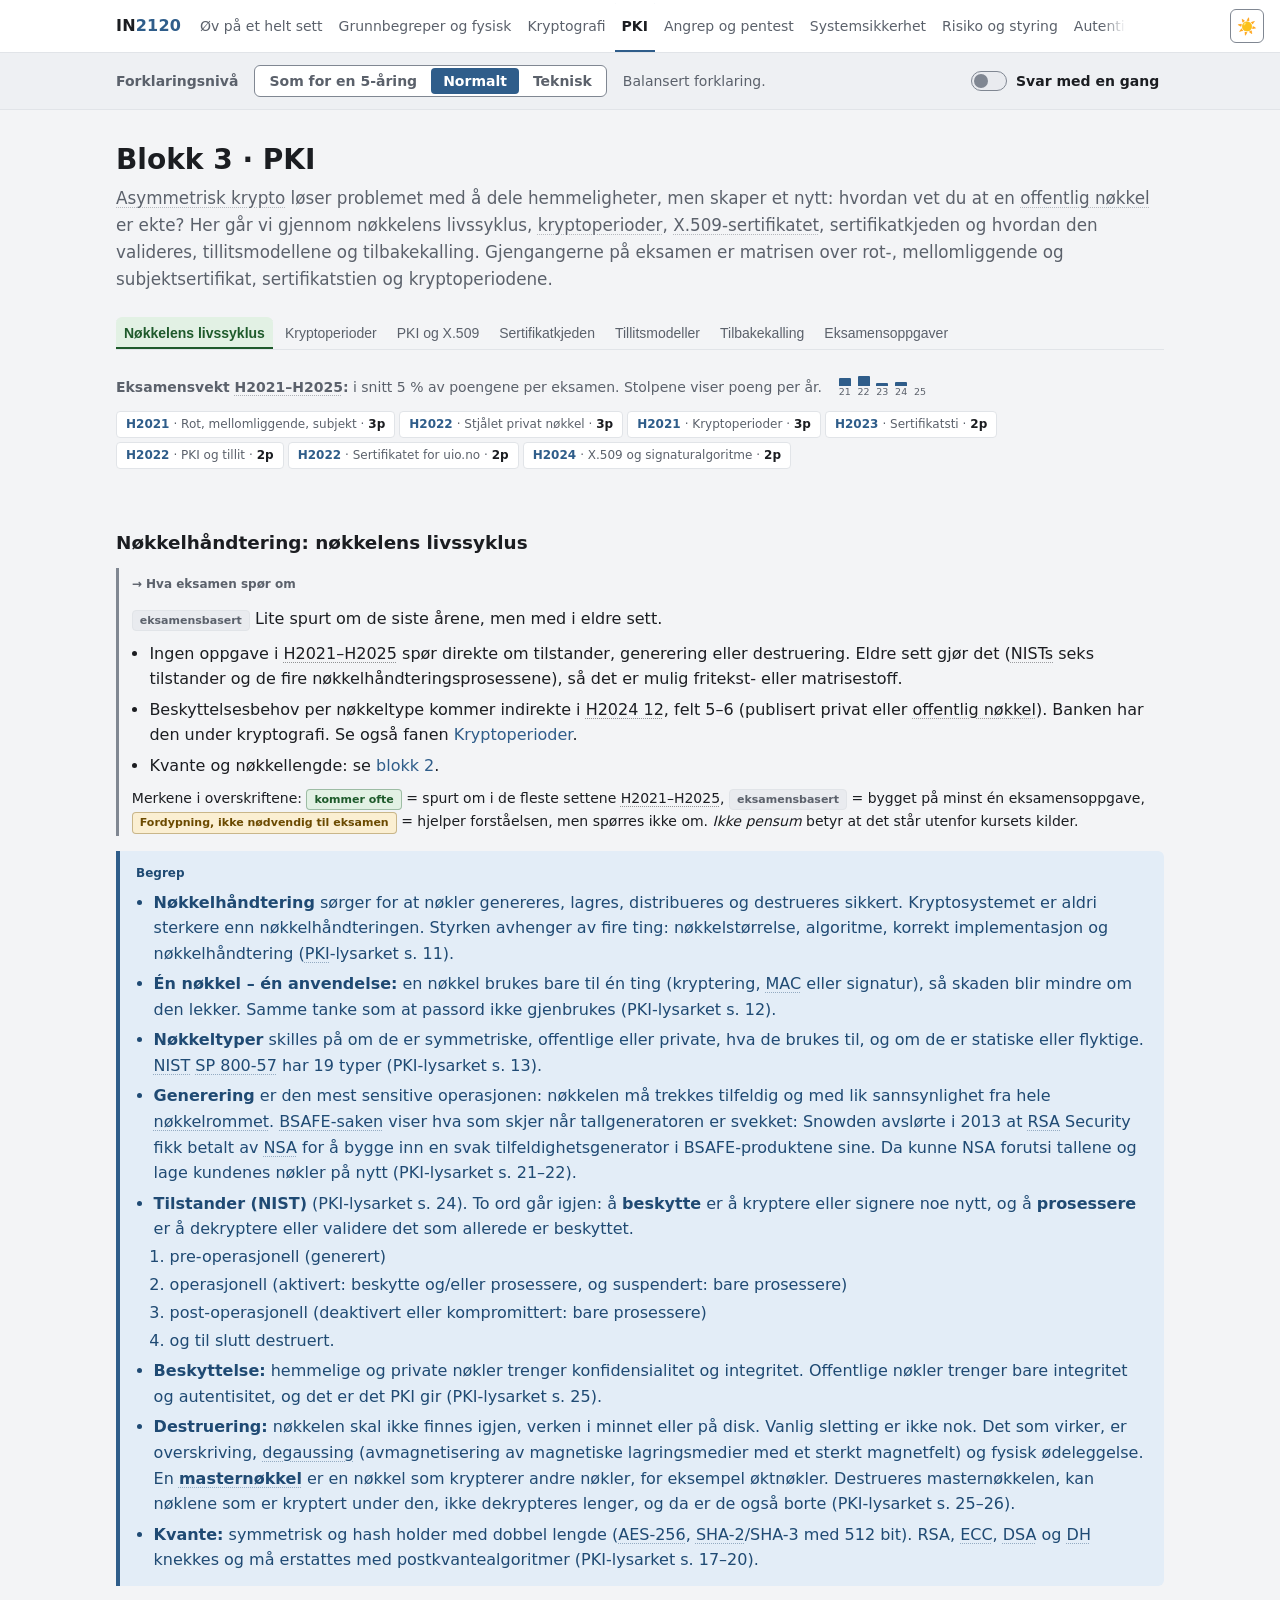
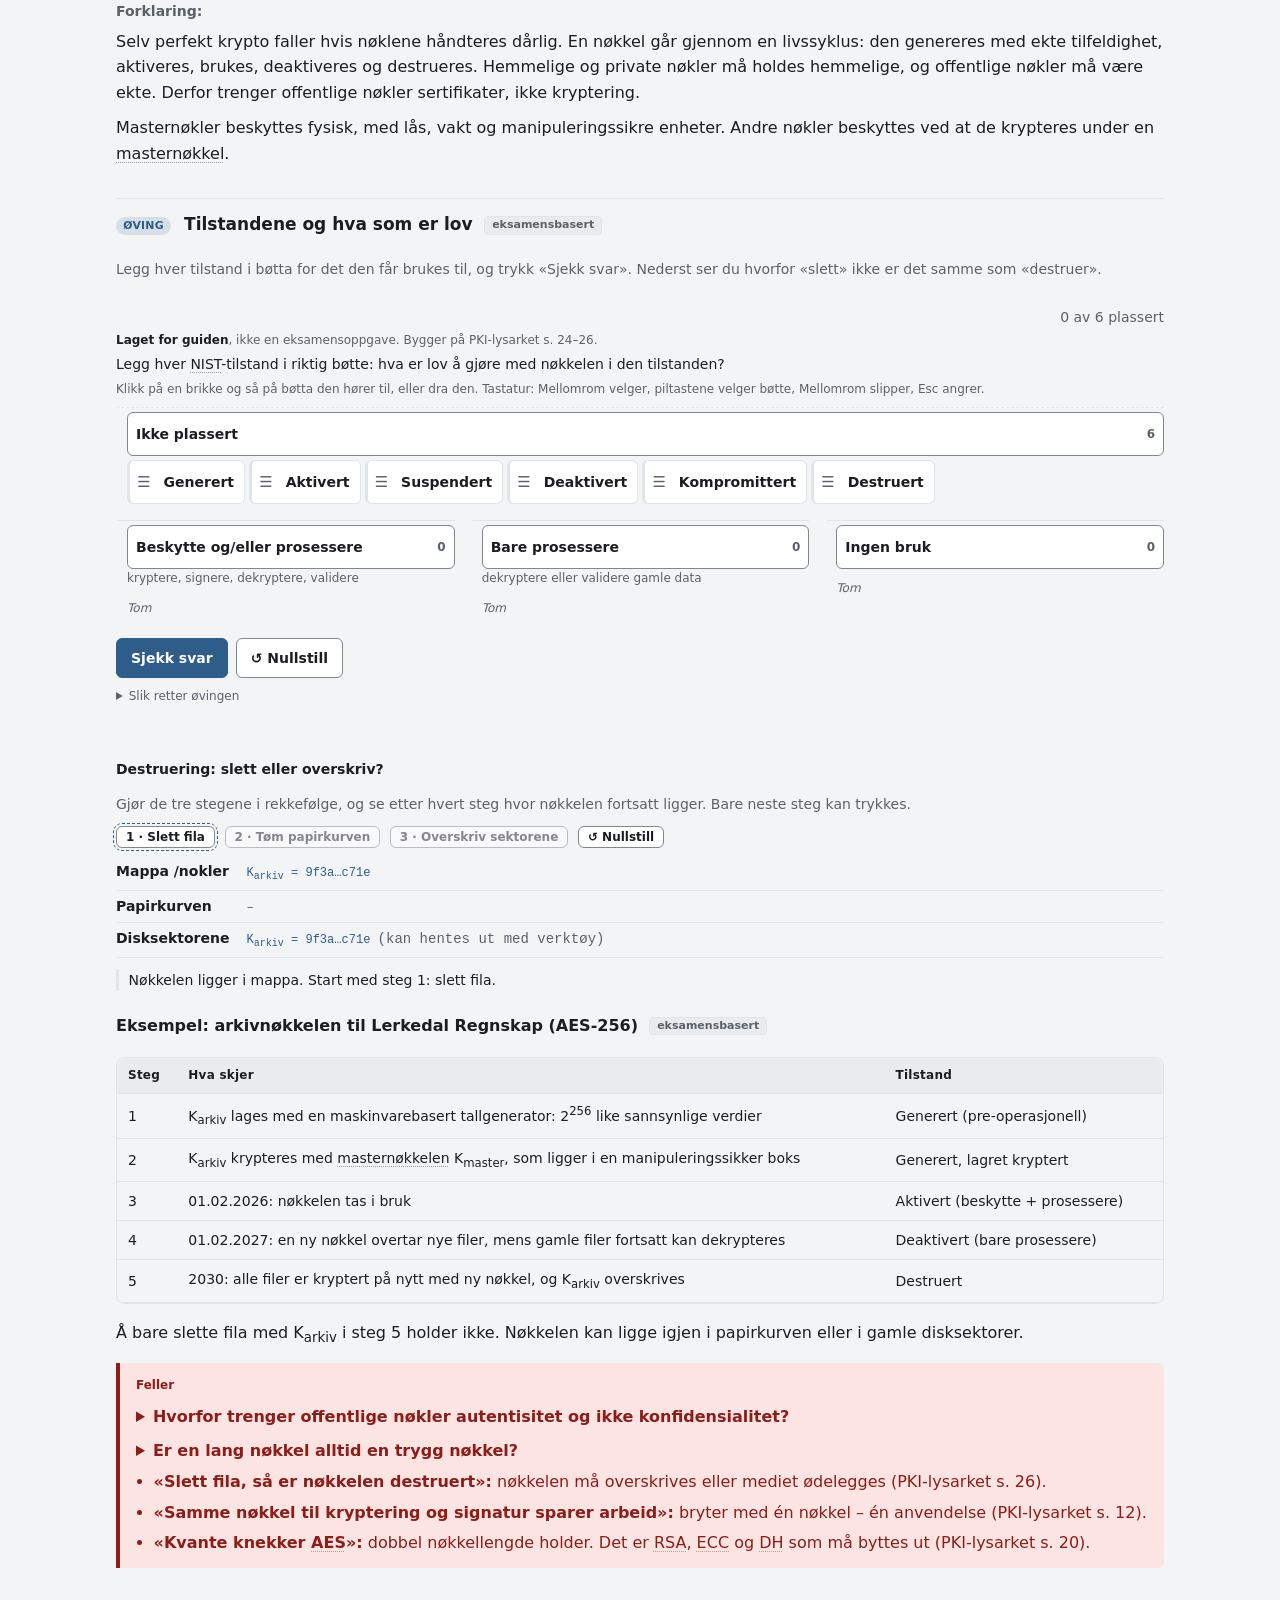
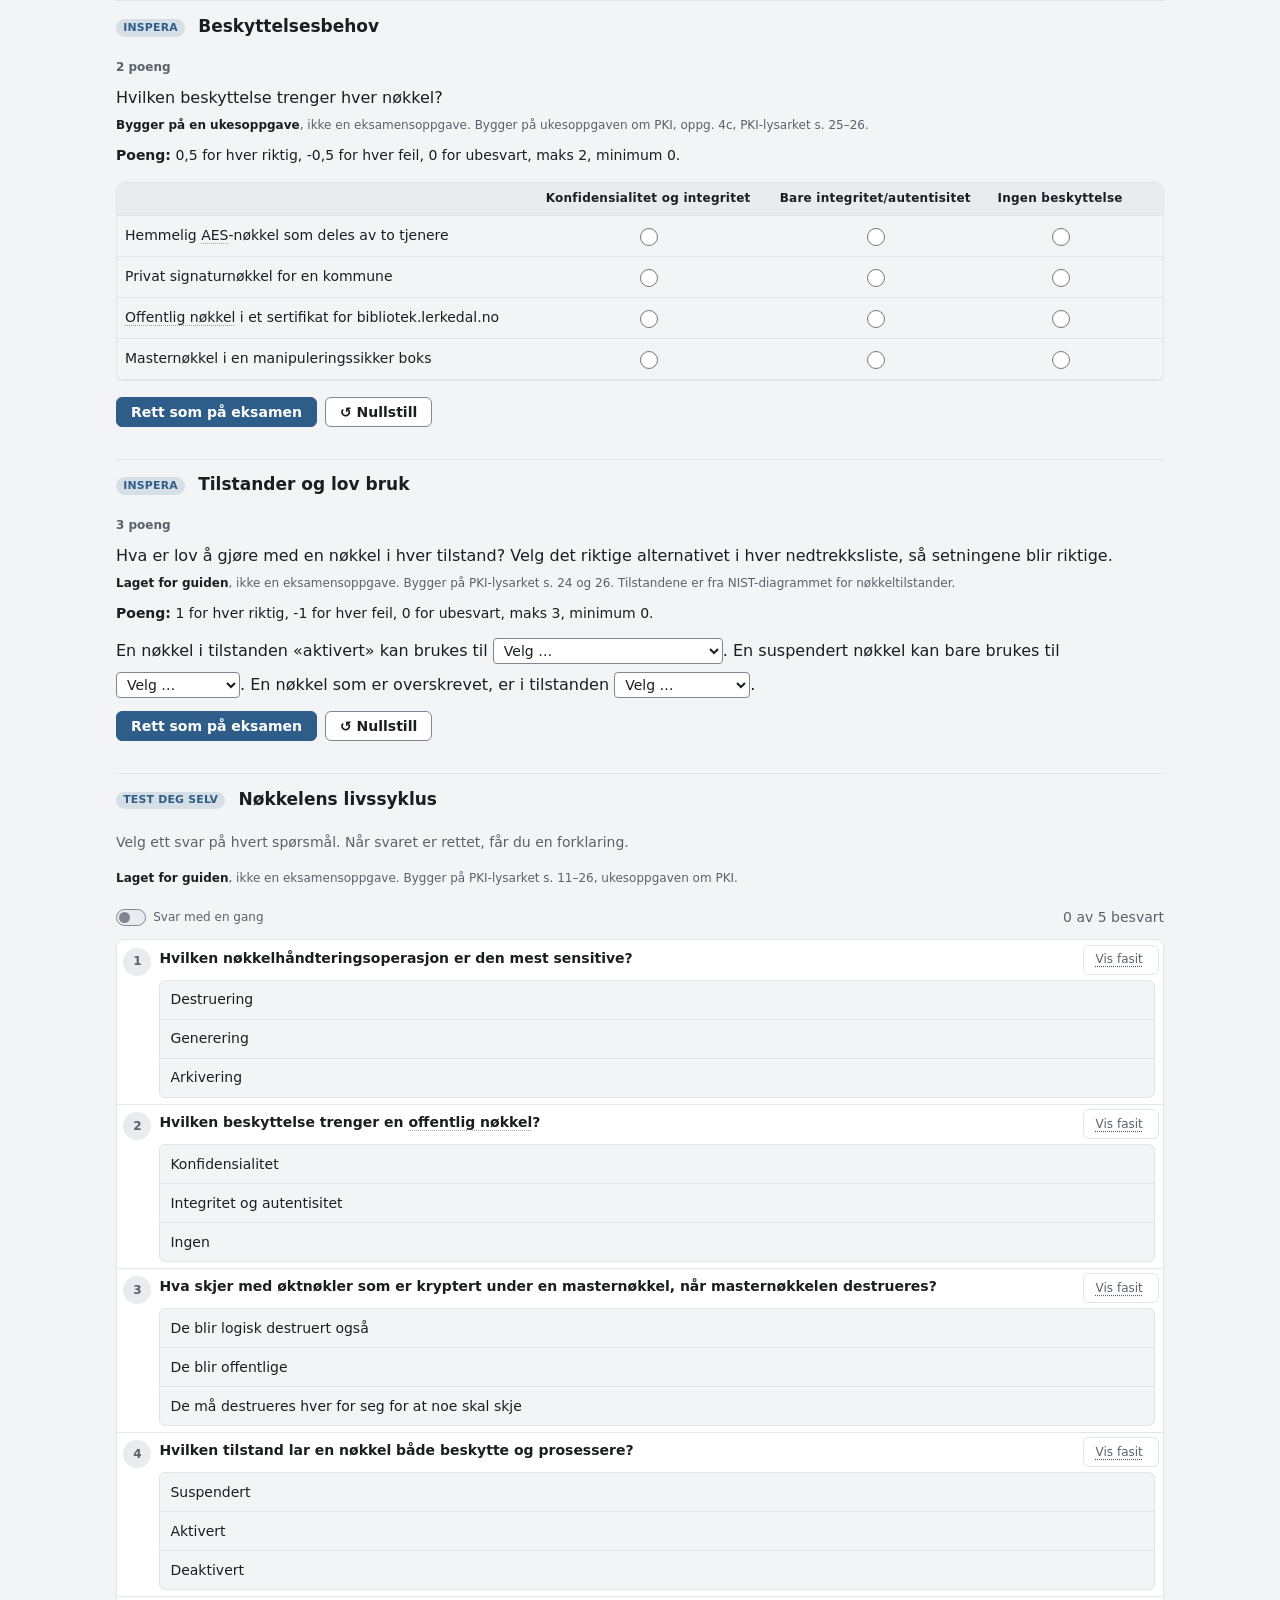
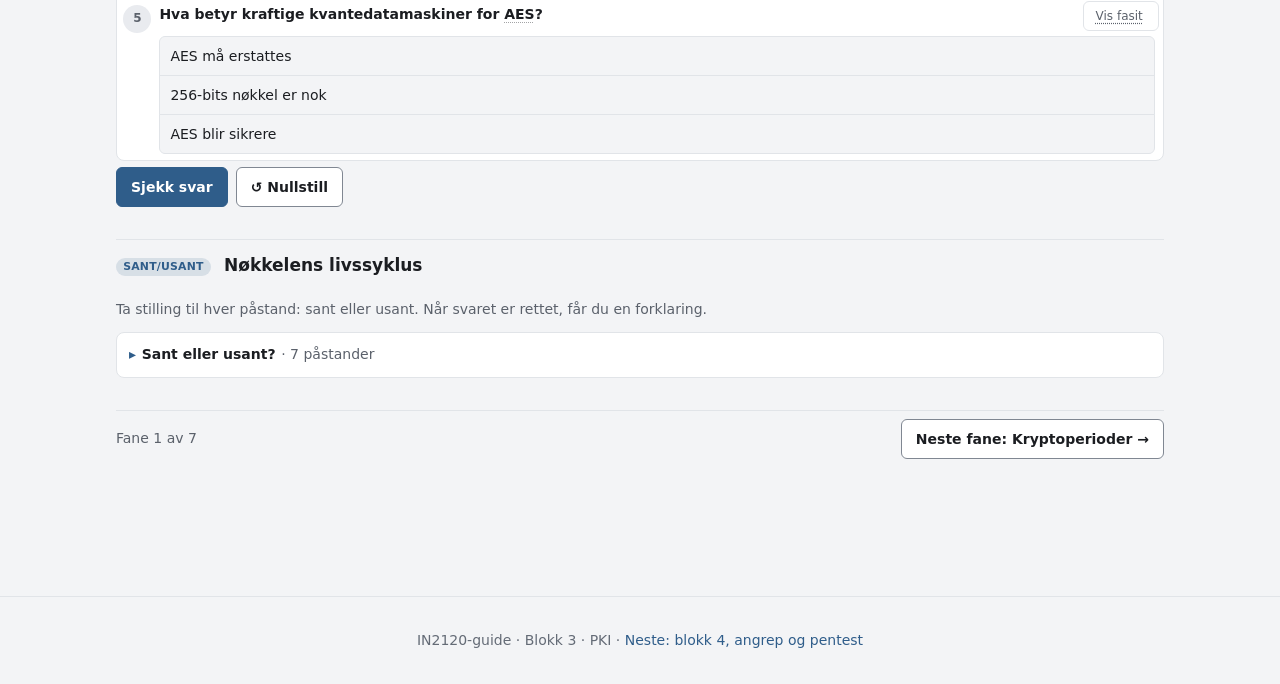
<file: 03-pki.html>
<!doctype html>
<html lang="nb">
<head>
  <meta charset="utf-8">
  <meta name="viewport" content="width=device-width, initial-scale=1">
  <title>Blokk 3 · PKI · IN2120</title>
  <link rel="icon" href="data:,">
  <meta name="description" content="Nøkkelhåndtering og PKI i IN2120: nøkkelens livssyklus og NIST-tilstander, kryptoperioder og kompromitterte nøkler, X.509 og hva signaturen dekker, sertifikatkjede og validering steg for steg, tillitsmodeller og tillitsforvirring, og tilbakekalling – med klikkbar sertifikatkjede, øving og eksamensoppgavene.">
  <script>(function(){try{var d=document.documentElement;var t=localStorage.getItem('in-theme');if(t!=='dark'&&t!=='system')t='light';if(t!=='system')d.setAttribute('data-theme',t);var l=localStorage.getItem('in-level');if(l!=='eli5'&&l!=='teknisk')l='normal';d.setAttribute('data-level',l);}catch(e){document.documentElement.setAttribute('data-theme','light');document.documentElement.setAttribute('data-level','normal');}})();</script>
  <link rel="stylesheet" href="assets/css/styles.css?v=20261128g">
  <link rel="stylesheet" href="assets/css/viz.css?v=20261128g">
  <link rel="stylesheet" href="assets/css/figurer.css?v=20261128g">
  <link rel="stylesheet" href="assets/css/ovelse.css?v=20261128g">
  <link rel="stylesheet" href="assets/css/blokk-pki.css?v=20261128g">
  <link rel="stylesheet" href="assets/css/begrep-tips.css?v=20261128g">
</head>
<body data-page="pki">
  <a class="skip-link" href="#main">Hopp til innhold</a>
  <header id="topnav"></header>
  <main id="main" class="wrap">
    <div class="pagehead">
      <h1>Blokk 3 · PKI</h1>
      <p class="lead">Asymmetrisk krypto løser problemet med å dele hemmeligheter, men skaper et nytt: hvordan vet du at en offentlig nøkkel er ekte? Her går vi gjennom nøkkelens livssyklus, kryptoperioder, X.509-sertifikatet, sertifikatkjeden og hvordan den valideres, tillitsmodellene og tilbakekalling. Gjengangerne på eksamen er matrisen over rot-, mellomliggende og subjektsertifikat, sertifikatstien og kryptoperiodene.</p>
    </div>

    <div class="tabs" role="tablist" aria-label="PKI">
      <button data-tab="livssyklus">Nøkkelens livssyklus</button>
      <button data-tab="kryptoperiode">Kryptoperioder</button>
      <button data-tab="x509">PKI og X.509</button>
      <button data-tab="kjede">Sertifikatkjeden</button>
      <button data-tab="tillit">Tillitsmodeller</button>
      <button data-tab="revokering">Tilbakekalling</button>
      <button data-tab="eksamen">Eksamensoppgaver</button>
    </div>

    <div class="pagehead-info">
      <p class="blokk-vekt"><span class="bv-tekst"><b>Eksamensvekt H2021–H2025:</b> i snitt 5 % av poengene per eksamen. Stolpene viser poeng per år.</span></p>
      <div class="badges">
        <a class="badge" href="#fane=eksamen&amp;oppg=o-H2021-4_4"><b>H2021</b> · Rot, mellomliggende, subjekt · <span class="pts">3p</span></a>
        <a class="badge" href="#fane=eksamen&amp;oppg=o-H2022-6_1"><b>H2022</b> · Stjålet privat nøkkel · <span class="pts">3p</span></a>
        <a class="badge" href="#fane=eksamen&amp;oppg=o-H2021-4_3"><b>H2021</b> · Kryptoperioder · <span class="pts">3p</span></a>
        <a class="badge" href="#fane=eksamen&amp;oppg=o-H2023-18"><b>H2023</b> · Sertifikatsti · <span class="pts">2p</span></a>
        <a class="badge" href="#fane=eksamen&amp;oppg=o-H2022-6_3"><b>H2022</b> · PKI og tillit · <span class="pts">2p</span></a>
        <a class="badge" href="#fane=eksamen&amp;oppg=o-H2022-6_4"><b>H2022</b> · Sertifikatet for uio.no · <span class="pts">2p</span></a>
        <a class="badge" href="#fane=eksamen&amp;oppg=o-H2024-16"><b>H2024</b> · X.509 og signaturalgoritme · <span class="pts">2p</span></a>
      </div>
    </div>

    <!-- ===================== 1 · LIVSSYKLUS ===================== -->
    <section data-panel="livssyklus">
      <h3>Nøkkelhåndtering: nøkkelens livssyklus</h3>
      <div class="callout snarvei"><span class="lbl">Hva eksamen spør om</span>
        <p><span class="tag">eksamensbasert</span> Lite spurt om de siste årene, men med i eldre sett.</p>
        <ul>
          <li>Ingen oppgave i H2021–H2025 spør direkte om tilstander, generering eller destruering. Eldre sett gjør det (NISTs seks tilstander og de fire nøkkelhåndteringsprosessene), så det er mulig fritekst- eller matrisestoff.</li>
          <li>Beskyttelsesbehov per nøkkeltype kommer indirekte i H2024 12, felt 5–6 (publisert privat eller offentlig nøkkel). Banken har den under kryptografi. Se også fanen <a href="#fane=kryptoperiode">Kryptoperioder</a>.</li>
          <li>Kvante og nøkkellengde: se <a href="02-krypto.html">blokk 2</a>.</li>
        </ul>
        <p class="small">Merkene i overskriftene: <span class="tag tag-kjerne">kommer ofte</span> = spurt om i de fleste settene H2021–H2025, <span class="tag">eksamensbasert</span> = bygget på minst én eksamensoppgave, <span class="tag tag-fordyp">Fordypning, ikke nødvendig til eksamen</span> = hjelper forståelsen, men spørres ikke om. <i>Ikke pensum</i> betyr at det står utenfor kursets kilder.</p></div>
      <div class="callout begrep"><span class="lbl">Begrep</span>
        <ul>
          <li><b>Nøkkelhåndtering</b> sørger for at nøkler genereres, lagres, distribueres og destrueres sikkert. Kryptosystemet er aldri sterkere enn nøkkelhåndteringen. Styrken avhenger av fire ting: nøkkelstørrelse, algoritme, korrekt implementasjon og nøkkelhåndtering (PKI-lysarket s. 11).</li>
          <li><b>Én nøkkel – én anvendelse:</b> en nøkkel brukes bare til én ting (kryptering, MAC eller signatur), så skaden blir mindre om den lekker. Samme tanke som at passord ikke gjenbrukes (PKI-lysarket s. 12).</li>
          <li><b>Nøkkeltyper</b> skilles på om de er symmetriske, offentlige eller private, hva de brukes til, og om de er statiske eller flyktige. NIST SP 800-57 har 19 typer (PKI-lysarket s. 13).</li>
          <li><b>Generering</b> er den mest sensitive operasjonen: nøkkelen må trekkes tilfeldig og med lik sannsynlighet fra hele nøkkelrommet. BSAFE-saken viser hva som skjer når tallgeneratoren er svekket: Snowden avslørte i 2013 at RSA Security fikk betalt av NSA for å bygge inn en svak tilfeldighetsgenerator i BSAFE-produktene sine. Da kunne NSA forutsi tallene og lage kundenes nøkler på nytt (PKI-lysarket s. 21–22).</li>
          <li><b>Tilstander (NIST)</b> (PKI-lysarket s. 24). To ord går igjen: å <b>beskytte</b> er å kryptere eller signere noe nytt, og å <b>prosessere</b> er å dekryptere eller validere det som allerede er beskyttet.
            <ol>
              <li>pre-operasjonell (generert)</li>
              <li>operasjonell (aktivert: beskytte og/eller prosessere, og suspendert: bare prosessere)</li>
              <li>post-operasjonell (deaktivert eller kompromittert: bare prosessere)</li>
              <li>og til slutt destruert.</li>
            </ol></li>
          <li><b>Beskyttelse:</b> hemmelige og private nøkler trenger konfidensialitet og integritet. Offentlige nøkler trenger bare integritet og autentisitet, og det er det PKI gir (PKI-lysarket s. 25).</li>
          <li><b>Destruering:</b> nøkkelen skal ikke finnes igjen, verken i minnet eller på disk. Vanlig sletting er ikke nok. Det som virker, er overskriving, degaussing (avmagnetisering av magnetiske lagringsmedier med et sterkt magnetfelt) og fysisk ødeleggelse. En <b>masternøkkel</b> er en nøkkel som krypterer andre nøkler, for eksempel øktnøkler. Destrueres masternøkkelen, kan nøklene som er kryptert under den, ikke dekrypteres lenger, og da er de også borte (PKI-lysarket s. 25–26).</li>
          <li><b>Kvante:</b> symmetrisk og hash holder med dobbel lengde (AES-256, SHA-2/SHA-3 med 512 bit). RSA, ECC, DSA og DH knekkes og må erstattes med postkvantealgoritmer (PKI-lysarket s. 17–20).</li>
        </ul></div>
      <div id="ex-livssyklus"></div>

      <h4 class="ov-h"><span class="ov-tag">Øving</span> Tilstandene og hva som er lov <span class="tag">eksamensbasert</span></h4>
      <p class="small muted">Legg hver tilstand i bøtta for det den får brukes til, og trykk «Sjekk svar». Nederst ser du hvorfor «slett» ikke er det samme som «destruer».</p>
      <div id="viz-tilstander"></div>

      <h4>Eksempel: arkivnøkkelen til Lerkedal Regnskap (AES-256) <span class="tag">eksamensbasert</span></h4>
      <div class="table-wrap"><table>
        <thead><tr><th>Steg</th><th>Hva skjer</th><th>Tilstand</th></tr></thead>
        <tbody>
          <tr><td>1</td><td>K<sub>arkiv</sub> lages med en maskinvarebasert tallgenerator: 2<sup>256</sup> like sannsynlige verdier</td><td>Generert (pre-operasjonell)</td></tr>
          <tr><td>2</td><td>K<sub>arkiv</sub> krypteres med masternøkkelen K<sub>master</sub>, som ligger i en manipuleringssikker boks</td><td>Generert, lagret kryptert</td></tr>
          <tr><td>3</td><td>01.02.2026: nøkkelen tas i bruk</td><td>Aktivert (beskytte + prosessere)</td></tr>
          <tr><td>4</td><td>01.02.2027: en ny nøkkel overtar nye filer, mens gamle filer fortsatt kan dekrypteres</td><td>Deaktivert (bare prosessere)</td></tr>
          <tr><td>5</td><td>2030: alle filer er kryptert på nytt med ny nøkkel, og K<sub>arkiv</sub> overskrives</td><td>Destruert</td></tr>
        </tbody></table></div>
      <p>Å bare slette fila med K<sub>arkiv</sub> i steg 5 holder ikke. Nøkkelen kan ligge igjen i papirkurven eller i gamle disksektorer.</p>

      <div class="callout felle"><span class="lbl">Feller</span>
        <details class="grense"><summary>Hvorfor trenger offentlige nøkler autentisitet og ikke konfidensialitet?</summary>
          <p>Alle skal kunne se den offentlige nøkkelen. Faren er at noen bytter den ut med sin egen (PKI-lysarket s. 29).</p></details>
        <details class="grense"><summary>Er en lang nøkkel alltid en trygg nøkkel?</summary>
          <p>Nei. Er tallgeneratoren forutsigbar, kan angriperen lage nøkkelen på nytt, uansett lengde (BSAFE, PKI-lysarket s. 22).</p></details>
        <ul>
          <li><b>«Slett fila, så er nøkkelen destruert»:</b> nøkkelen må overskrives eller mediet ødelegges (PKI-lysarket s. 26).</li>
          <li><b>«Samme nøkkel til kryptering og signatur sparer arbeid»:</b> bryter med én nøkkel – én anvendelse (PKI-lysarket s. 12).</li>
          <li><b>«Kvante knekker AES»:</b> dobbel nøkkellengde holder. Det er RSA, ECC og DH som må byttes ut (PKI-lysarket s. 20).</li>
        </ul></div>

      <h4 class="ov-h"><span class="ov-tag">Inspera</span> Beskyttelsesbehov</h4>
      <p class="pki-q">Hvilken beskyttelse trenger hver nøkkel?</p>
      <div id="ov-pki-1"></div>
      <h4 class="ov-h"><span class="ov-tag">Inspera</span> Tilstander og lov bruk</h4>
      <p class="pki-q">Hva er lov å gjøre med en nøkkel i hver tilstand? Velg det riktige alternativet i hver nedtrekksliste, så setningene blir riktige.</p>
      <div id="ov-pki-2"></div>


      <h4 class="ov-h"><span class="ov-tag">Test deg selv</span> Nøkkelens livssyklus</h4>
      <p class="ov-intro">Velg ett svar på hvert spørsmål. Når svaret er rettet, får du en forklaring.</p>
      <div id="quiz-livssyklus"></div>
      <h4 class="ov-h"><span class="ov-tag">Sant/usant</span> Nøkkelens livssyklus</h4>
      <p class="ov-intro">Ta stilling til hver påstand: sant eller usant. Når svaret er rettet, får du en forklaring.</p>
      <div id="tf-livssyklus"></div>
    </section>

    <!-- ===================== 2 · KRYPTOPERIODER ===================== -->
    <section data-panel="kryptoperiode">
      <h3>Kryptoperioder og kompromitterte nøkler</h3>
      <div class="callout snarvei"><span class="lbl">Hva eksamen spør om</span>
        <p><span class="tag tag-kjerne">kommer ofte</span> Hvilken nøkkel som brukes i hver periode, og hva en stjålet nøkkel kan brukes til, er spurt om i H2021, H2022, H2023 og H2024.</p>
        <ul>
          <li><a href="#fane=eksamen&amp;oppg=o-H2021-4_2">H2021 4.2</a> (N, 2p): hva en kompromittert hemmelig symmetrisk nøkkel og en kompromittert privat asymmetrisk nøkkel fortsatt kan brukes til. Fasit: <b>dekryptering</b> i begge feltene.</li>
          <li><a href="#fane=eksamen&amp;oppg=o-H2021-4_3">H2021 4.3</a> (M, 3p): beskyttelse og prosessering for symmetrisk, signatur og asymmetrisk kryptering.
            <ul>
              <li>Symmetrisk → hemmelig i begge.</li>
              <li>Signatur → privat, så offentlig.</li>
              <li>Kryptering → offentlig, så privat.</li>
            </ul></li>
          <li><a href="#fane=eksamen&amp;oppg=o-H2022-6_1">H2022 6.1</a> (FF, 3p): Alice har stjålet Bobs private nøkkel, og alle ser all trafikk. Hvilke utsagn er korrekte? Riktig er alternativ 3, 4 og 6:
            <ul>
              <li>3: «Alice kan lese (dekryptere) meldinger sendt fra Charlie til Bob», fordi de er kryptert med Bobs offentlige nøkkel.</li>
              <li>4: «Alice kan signere forfalskede meldinger fra Bob til Charlie», fordi hun har Bobs private nøkkel.</li>
              <li>6: «Alice kan signere meldinger fra Alice til Charlie». Det har hun alltid kunnet med sin egen private nøkkel, så det er trivielt sant. Mange stryker det fordi det virker for lett.</li>
            </ul></li>
          <li>H2024 7 (F1 × 3, 3p, banken har den under kryptografi).
            <ul>
              <li>Del 1: Bobs offentlige nøkkel.</li>
              <li>Del 2: Bobs private nøkkel.</li>
              <li>Del 3: fasiten er «Revokere sin offentlige nøkkel».</li>
              <li><b>Tvilsom fasit:</b> det er den private nøkkelen som er stjålet, og i PKI er det sertifikatet (bindingen mellom Bob og nøkkelparet) som tilbakekalles, så både «privat» og «offentlig» kan forsvares.</li>
              <li>Del 1 kaller dessuten signering «kryptering» med privat nøkkel, og del 2 lar Bob kryptere svaret med sin <i>egen</i> offentlige nøkkel.</li>
              <li>Eksamensråd: velg «offentlige», fordi det er den offentlige nøkkelen som står i sertifikatet som svartelistes, og begrunn kort.</li>
            </ul></li>
          <li>H2024 12, felt 5–6 (kryptografi): publisert privat nøkkel → slutt å signere med den. Publisert offentlig nøkkel → meldingsautentiseringen kan fortsette.</li>
          <li>H2023 15, felt 3 (kryptografi): en stjålet privat nøkkel gir grunnlag for å benekte en digitalt signert melding.</li>
        </ul>
        <p class="small">Merkene i overskriftene: <span class="tag tag-kjerne">kommer ofte</span> = spurt om i de fleste settene H2021–H2025, <span class="tag">eksamensbasert</span> = bygget på minst én eksamensoppgave. <i>Ikke pensum</i> betyr at det står utenfor kursets kilder.</p></div>
      <div class="callout begrep"><span class="lbl">Begrep</span>
        <ul>
          <li><b>Kryptoperiode:</b> tiden en bestemt nøkkel er godkjent for bruk. Den begrenser hvor mye data som kan analyseres under én nøkkel, hvor stor skaden blir om nøkkelen lekker, og hvor lenge en algoritme brukes ut over sin trygge levetid (PKI-lysarket s. 14).</li>
          <li><b>Beskyttelsesperiode:</b> nøkkelen brukes til å <b>kryptere</b> (hemmelig eller offentlig nøkkel) eller <b>signere</b> (privat nøkkel).</li>
          <li><b>Prosesseringsperiode:</b> nøkkelen brukes til å <b>dekryptere</b> (hemmelig eller privat nøkkel) eller <b>validere</b> (offentlig nøkkel).</li>
          <li>Kryptoperioden varer fra starten av beskyttelsesperioden til slutten av prosesseringsperioden, og prosesseringsperioden kan vare lenger (PKI-lysarket s. 15). NIST kaller beskyttelsesperioden OUP (Originator Usage Period) og prosesseringsperioden RUP (Recipient Usage Period).</li>
          <li><b>Lengden er en avveiing:</b> jo mer sensitive data, jo kortere periode. For korte perioder gir mer arbeid og flere feil ved nøkkelbytte, og kan gå ut over tilgjengeligheten (PKI-lysarket s. 16).</li>
          <li><b>Kompromittert nøkkel:</b> det er kjent eller mistenkt at en uvedkommende har den. All <b>beskyttelse</b> stopper straks, og brukerne varsles. <b>Prosessering</b> av gamle data kan tillates hvis risikoen og policyen gir rom for det. Verst er kompromittering som ikke oppdages (PKI-lysarket s. 23).</li>
        </ul></div>
      <div id="ex-kryptoperiode"></div>

      <h4 class="demo-h"><span class="ov-tag demo">Demo</span> Tidslinje: beskyttelse og prosessering <span class="tag tag-kjerne">kommer ofte</span></h4>
      <p class="small muted">Velg nøkkeltype og se hvem som holder hvilken nøkkel i hver periode. Kryss av for «Simuler kompromittering», så slås glideren på. Dra den for å velge datoen nøkkelen lekker.</p>
      <div id="viz-tidslinje"></div>

      <h4 class="ov-h"><span class="ov-tag">Øving</span> Hva kan tyven gjøre? <span class="tag tag-kjerne">kommer ofte</span></h4>
      <p class="small muted">Svar på hvert spørsmål før du ser forklaringen. Til slutt velger du tiltakene, og hele tabellen fra H2022 6.1 vises.</p>
      <div id="viz-tyveri"></div>

      <h4>Eksempel: Lerkedal kommune signerer vedtak <span class="tag tag-kjerne">kommer ofte</span></h4>
      <p>Nøkkelparet (K<sup>LK</sup><sub>priv</sub>, K<sup>LK</sup><sub>pub</sub>) er generert 01.01.2026.</p>
      <div class="table-wrap"><table>
        <thead><tr><th>Nøkkel</th><th>Rolle</th><th>Periode</th><th>Fra–til</th></tr></thead>
        <tbody>
          <tr><td>K<sup>LK</sup><sub>priv</sub></td><td>signere nye vedtak</td><td>beskyttelse</td><td>01.01.2026–31.12.2027 (2 år)</td></tr>
          <tr><td>K<sup>LK</sup><sub>pub</sub></td><td>validere vedtak</td><td>prosessering</td><td>01.01.2026–31.12.2037 (vedtak skal kunne sjekkes i 10 år etter siste signering)</td></tr>
          <tr><td>Nøkkelparet</td><td>hele bruken</td><td>kryptoperiode</td><td>01.01.2026–31.12.2037</td></tr>
        </tbody></table></div>
      <p>Sett at K<sup>LK</sup><sub>priv</sub> lekker 01.06.2027:</p>
      <ol>
        <li>Signering stopper samme dag, og innbyggerne varsles.</li>
        <li>Vedtak signert før 01.06.2027 kan fortsatt valideres hvis policyen godtar det. Etter lekkasjen kan en angriper lage signaturer som ser like ekte ut.</li>
        <li>Problemet er at datoen i et signert vedtak er skrevet av den som signerer. Angriperen kan derfor lage et «gammelt» vedtak med en dato før lekkasjen. Et tidsstempel fra en uavhengig tredjepart viser når signaturen faktisk fantes, og da kan ekte gamle vedtak skilles fra nye forfalskninger. <i>Ikke pensum:</i> tidsstempling står ikke i kursets kilder.</li>
      </ol>

      <div class="callout felle"><span class="lbl">Feller</span>
        <details class="grense"><summary>Hvilken nøkkel brukes i beskyttelsesperioden ved asymmetrisk kryptering?</summary>
          <p>Den <b>offentlige</b> (mottakerens). Den private brukes i prosesseringsperioden. Ved signatur er det motsatt: privat beskytter, offentlig prosesserer (H2021 4.3).</p></details>
        <details class="grense"><summary>Hvorfor ikke så kort kryptoperiode som mulig?</summary>
          <p>Hyppige nøkkelbytter gir arbeid, feil og fare for at data blir utilgjengelige (PKI-lysarket s. 16).</p></details>
        <ul>
          <li><b>«Kompromittert privat nøkkel kan fortsatt signere»:</b> nei, signering er beskyttelse og må stoppe. Dekryptering kan fortsette (H2021 4.2).</li>
          <li><b>«Med Bobs private nøkkel kan Alice lese det Bob sender»:</b> nei. Bob krypterer med mottakerens offentlige nøkkel. Alice kan lese det som sendes <i>til</i> Bob (H2022 6.1).</li>
          <li><b>«Offentlig nøkkel publisert = nytt nøkkelpar»:</b> nei, den skal være offentlig (H2024 12).</li>
          <li><b>H2024 7, del 3:</b> fasiten sier «revokere sin offentlige nøkkel». Se merknaden i «Hva eksamen spør om» øverst i fanen.</li>
        </ul></div>

      <h4 class="ov-h"><span class="ov-tag">Inspera</span> Nøkkel per periode</h4>
      <p class="pki-q">Hvilken nøkkel brukes? Velg hemmelig, offentlig eller privat for hver handling.</p>
      <div id="ov-pki-3"></div>
      <h4 class="ov-h"><span class="ov-tag">Inspera</span> Stjålet privat nøkkel</h4>
      <p class="pki-q">Eva har stjålet Petters private nøkkel. Alle kan se all trafikk. Hvilke utsagn er korrekte?</p>
      <div id="ov-pki-4"></div>


      <h4 class="ov-h"><span class="ov-tag">Test deg selv</span> Kryptoperioder</h4>
      <p class="ov-intro">Velg ett svar på hvert spørsmål. Når svaret er rettet, får du en forklaring.</p>
      <div id="quiz-kryptoperiode"></div>
      <h4 class="ov-h"><span class="ov-tag">Sant/usant</span> Kryptoperioder</h4>
      <p class="ov-intro">Ta stilling til hver påstand: sant eller usant. Når svaret er rettet, får du en forklaring.</p>
      <div id="tf-kryptoperiode"></div>
    </section>

    <!-- ===================== 3 · PKI OG X.509 ===================== -->
    <section data-panel="x509">
      <h3>PKI-formål, nøkkeldistribusjon og X.509</h3>
      <div class="callout snarvei"><span class="lbl">Hva eksamen spør om</span>
        <p><span class="tag tag-kjerne">kommer ofte</span> X.509, hva sertifikatet inneholder og hva det kan brukes til, og «PKI» som svar i begrepsmatrisen er spurt om i H2022, H2023, H2024 og H2025.</p>
        <ul>
          <li><a href="#fane=eksamen&amp;oppg=o-H2023-19">H2023 19</a> (T, 1p) og <a href="#fane=eksamen&amp;oppg=o-H2024-16">H2024 16</a> felt 1: standarden er X.509 (godtatt «X.509», «x509», «x 509», «x-509»).</li>
          <li><a href="#fane=eksamen&amp;oppg=o-H2024-16">H2024 16</a> felt 2 (T, 1p): én signaturalgoritme i forkortet form. Godtatt er RSA, ECC, DSA, DH, MQV, ECDSA, EdDSA, FFC, IFC og XMSS.
            <ul>
              <li><b>Tvilsom liste:</b> DH og MQV er nøkkelutveksling, ikke signatur, og ECC, FFC og IFC er familier. Svar RSA eller ECDSA.</li>
            </ul></li>
          <li><a href="#fane=eksamen&amp;oppg=o-H2022-6_4">H2022 6.4</a> (FF, 2p, uio.no-sertifikatet): riktig er «validere digital signatur» og «inneholder tjenerens offentlige nøkkel». At «kryptere» er feil, henger sammen med at sertifikatet har en ECC-nøkkel for ECDSA (Elliptic Curve Digital Signature Algorithm). Som navnet sier, er ECDSA en signaturalgoritme: nøkkelen brukes til å lage og validere signaturer, ikke til å kryptere. En RSA-nøkkel kan både kryptere og signere, så med et RSA-sertifikat kunne «kryptere» vært diskutert. <i>Ikke pensum:</i> at ECDSA ikke har noen krypteringsoperasjon, står ikke i kursets kilder.</li>
          <li>Begrepsmatrisene H2023 6 (rad 2), H2024 6 (rad 2) og H2025 6 (rad 3), som banken har under kryptografi: «deler offentlige nøkler» → <b>PKI</b>.</li>
          <li>Eldre sett spør om antall nøkler og distribusjoner for n brukere. Regnestoffet kan komme igjen.</li>
        </ul>
        <p class="small">Merkene i overskriftene: <span class="tag tag-kjerne">kommer ofte</span> = spurt om i de fleste settene H2021–H2025, <span class="tag">eksamensbasert</span> = bygget på minst én eksamensoppgave, <span class="tag tag-fordyp">Fordypning, ikke nødvendig til eksamen</span> = hjelper forståelsen, men spørres ikke om. <i>Ikke pensum</i> betyr at det står utenfor kursets kilder.</p></div>
      <div class="callout begrep"><span class="lbl">Begrep</span>
        <ul>
          <li><b>Distribusjonsproblemet</b> for n noder der alle par skal kommunisere sikkert (PKI-lysarket s. 28):
            <ul>
              <li>symmetrisk trengs n(n−1)/2 hemmelige distribusjoner,</li>
              <li>offentlige nøkler uten PKI trenger n(n−1) autentiske distribusjoner,</li>
              <li>og med PKI trengs bare én rotnøkkel til hver av de n nodene.</li>
            </ul>
            <b>Hvorfor disse tallene?</b> Hver av de n nodene skal snakke med de n−1 andre, og det gir n(n−1) par regnet fra begge sider. En symmetrisk nøkkel deles av to noder, så nøkkelen mellom A og B er den samme som mellom B og A. Da telles hvert par to ganger, og vi deler på 2. Offentlige nøkler uten PKI deles ikke på samme måte: hver node må få de n−1 andres offentlige nøkler autentisk, og det blir n(n−1) overføringer. Med PKI trenger hver node bare rotnøkkelen, og de andre nøklene kommer i sertifikater.</li>
          <li><b>Forfalsket offentlig nøkkel</b> (PKI-lysarket s. 29): bytter angriperen Alices nøkkel i registeret med sin egen, avviser Bob Alices ekte signaturer, og angriperen kan lese det som krypteres til «Alice».</li>
          <li><b>PKI</b> skal garantere at offentlige nøkler er autentiske og gjøre distribusjonen enklere. PKI består av policyer, teknologier, prosedyrer og en tillitsmodell (PKI-lysarket s. 30).</li>
          <li><b>X.509-sertifikat:</b> en datarecord med blant annet subjektets (domene)navn og offentlige nøkkel, digitalt signert med CA-ens private nøkkel. Det binder navnet og nøkkelen logisk sammen. For å validere det trengs en autentisk kopi av CA-ens offentlige nøkkel (PKI-lysarket s. 31).</li>
          <li><b>Felt</b> (PKI-lysarket s. 31): Version, Serial Number, Algorithm Identifier, Issuer (CA-navn), Subject (navn og offentlig nøkkel), Validity Period, Extensions og Digital Signature.</li>
          <li><b>Generering</b> (PKI-lysarket s. 34):
            <ol>
              <li>samle feltene i en record Rec</li>
              <li>regn ut H = Hash(Rec)</li>
              <li>lag S = Sig(H, K<sup>CA</sup><sub>priv</sub>)</li>
              <li>legg S til recorden.</li>
            </ol>
            Lysarket skriver det som Sig[H, Kpriv(CA)].</li>
        </ul></div>
      <div id="ex-x509"></div>

      <h4>Eksempel: hvor mange distribusjoner? <span class="tag">eksamensbasert</span></h4>
      <p>For n = 8: symmetrisk 8·7/2 = <b>28</b> hemmelige nøkler, uten PKI 8·7 = <b>56</b> autentiske overføringer, med PKI <b>8</b>. For n = 100: 4 950, 9 900 og 100. </p>
      <h4 class="ov-h"><span class="ov-tag">Øving</span> Regn selv: antall distribusjoner <span class="tag">eksamensbasert</span></h4>
      <p class="ov-intro">Regn selv før du ser svaret. Flytt glideren for å få en ny n.</p>
      <div id="viz-distribusjon"></div>

      <h4 class="ov-h"><span class="ov-tag">Øving</span> Sertifikatfeltene og signaturen <span class="tag tag-kjerne">kommer ofte</span></h4>
      <p class="case-ctx" data-case="fjellvik">Sertifikatet er subjektsertifikatet til bibliotek.lerkedal.no, utstedt og signert av Fjellvik TLS CA 2.</p>
      <p class="small muted">Først fyller du ut sertifikatet selv. Når du har sjekket svaret, lager CA-en sertifikatet steg for steg (med gjett før neste steg), og nederst kan du endre et felt og se om nettleseren oppdager det. Leke-RSA med modul 33 er et leketøy, ikke kursstoff: ekte nøkler har tusenvis av bit eller er ECC.</p>
      <div id="viz-felter"></div>
      <p class="small muted fig-vis-led">Et ekte sertifikat (uio.no) i nettleserens visning: finn Subject, Issuer, Validity, offentlig nøkkel og Key Usages.</p>
      <div id="fv-felter"></div>

      <h4>Eksempel: leke-RSA regnet for hånd <span class="tag tag-fordyp">Fordypning, ikke nødvendig til eksamen</span></h4>
      <p class="case-ctx" data-case="fjellvik">Fjellvik TLS CA 2 er CA-en som signerer sertifikatet til bibliotek.lerkedal.no.</p>
      <ul>
        <li>Fjellvik TLS CA 2 har modul 33, privat eksponent 7 og offentlig eksponent 3. Anta Hash(Rec) = 5.</li>
        <li>Hvorfor 3 og 7? Modulen er 33 = 3 · 11, og (3 − 1) · (11 − 1) = 20. I RSA må de to eksponentene gi rest 1 når produktet deles på dette tallet. Her er 3 · 7 = 21 = 20 + 1, altså rest 1. Det skrives 21 ≡ 1 mod 20, og det sørger for at Ver opphever Sig.</li>
        <li>S = Sig(5, K<sup>CA</sup><sub>priv</sub>) = 5<sup>7</sup> mod 33. 5<sup>2</sup> = 25, 5<sup>4</sup> = 625 mod 33 = 31, 5<sup>7</sup> = 31 · 25 · 5 mod 33 = 31 · 26 mod 33 = 806 mod 33 = <b>14</b>.</li>
        <li>Nettleseren: Ver(14, K<sup>CA</sup><sub>pub</sub>) = 14<sup>3</sup> mod 33 = 2 744 mod 33 = <b>5</b>. Den regner selv H′ = Hash(Rec′) = 5. Siden 5 = 5, godtas sertifikatet.</li>
        <li>Endrer angriperen gyldighetstiden, blir Hash(Rec′) = 8. Ver gir fortsatt 5, og 5 ≠ 8, så sertifikatet avvises.</li>
      </ul>

      <div class="callout felle"><span class="lbl">Feller</span>
        <details class="grense"><summary>Hvorfor svare RSA eller ECDSA og ikke DH som signaturalgoritme?</summary>
          <p>DH er nøkkelutveksling, ikke signatur, selv om godta-lista i H2024 16 tar med DH.</p></details>
        <details class="grense"><summary>Må offentlige nøkler distribueres hemmelig?</summary>
          <p>Nei, <i>autentisk</i>. Alle får se dem, men ingen skal kunne bytte dem ut (PKI-lysarket s. 28).</p></details>
        <ul>
          <li><b>«Sertifikatet inneholder subjektets private nøkkel»:</b> bare den offentlige (H2021 4.4, H2022 6.4).</li>
          <li><b>«Sertifikatet signeres av sertifikatet eller subjektet»:</b> det signeres med <b>utstederens (CA-ens) private nøkkel</b>.</li>
          <li><b>«PKI gjør det mulig å utveksle private nøkler»:</b> feil (H2022 6.3). Private nøkler forlater aldri eieren.</li>
          <li><b>X.500 eller «X509v3»</b> er ikke godkjent. Godtatt er X.509, x509, x 509 og x-509 (H2023 19).</li>
        </ul></div>

      <h4 class="ov-h"><span class="ov-tag">Inspera</span> Hva kan sertifikatet brukes til?</h4>
      <p class="pki-q">Sertifikatet for bibliotek.lerkedal.no har ecdsa-with-SHA256 og ECC P-256. Hvilke utsagn er korrekte? Velg opp til 2.</p>
      <div id="ov-pki-5"></div>
      <h4 class="ov-h"><span class="ov-tag">Inspera</span> Generering av sertifikat</h4>
      <p class="pki-q">Hvordan genereres og valideres et sertifikat? Velg det riktige alternativet i hver nedtrekksliste, så beskrivelsen blir riktig.</p>
      <div id="ov-pki-6"></div>


      <h4 class="ov-h"><span class="ov-tag">Test deg selv</span> PKI og X.509</h4>
      <p class="ov-intro">Velg ett svar på hvert spørsmål. Når svaret er rettet, får du en forklaring.</p>
      <div id="quiz-x509"></div>
      <h4 class="ov-h"><span class="ov-tag">Sant/usant</span> PKI og X.509</h4>
      <p class="ov-intro">Ta stilling til hver påstand: sant eller usant. Når svaret er rettet, får du en forklaring.</p>
      <div id="tf-x509"></div>
    </section>

    <!-- ===================== 4 · KJEDEN ===================== -->
    <section data-panel="kjede">
      <h3>CA-hierarki, sertifikatsti og validering</h3>
      <div class="callout snarvei"><span class="lbl">Hva eksamen spør om</span>
        <p><span class="tag tag-kjerne">kommer ofte</span> Rot, mellomliggende og subjektsertifikat, og hvem som signerer hva, er spurt om i H2021, H2022, H2023 og H2024.</p>
        <ul>
          <li><a href="#fane=eksamen&amp;oppg=o-H2021-4_4">H2021 4.4</a> = <a href="#fane=eksamen&amp;oppg=o-H2022-6_2">H2022 6.2</a> (M, 3p, identiske rader):
            <ul>
              <li>offentlig nøkkel → subjekt,</li>
              <li>privat nøkkel → ingen,</li>
              <li>signert av webtjener → ingen,</li>
              <li>selvsignert → rot,</li>
              <li>signert av rot-CA → mellomliggende,</li>
              <li>brukes til signering av subjektsertifikater → <b>ingen</b>. Den siste raden er fellen.</li>
            </ul></li>
          <li><a href="#fane=eksamen&amp;oppg=o-H2023-18">H2023 18</a> (N, 2p, uio.no-stien): «GEANT OV RCC CA 4» → <b>mellomliggende CA</b>, og USERTrust-roten → <b>Selv-signert</b>. Arket har skrivefeil («RCC» for ECC, «Autohority», «subjeksertifikat»). Det er samme sertifikat som i figuren.</li>
          <li><a href="#fane=eksamen&amp;oppg=o-H2024-15">H2024 15</a> (N, 2p, inspera.no): <b>subjektsertifikat</b>, signert av <b>mellomliggende CA</b>, altså med den CA-ens private nøkkel.</li>
        </ul>
        <p class="small">Merkene i overskriftene: <span class="tag tag-kjerne">kommer ofte</span> = spurt om i de fleste settene H2021–H2025, <span class="tag">eksamensbasert</span> = bygget på minst én eksamensoppgave. <i>Ikke pensum</i> betyr at det står utenfor kursets kilder.</p></div>
      <div class="callout begrep"><span class="lbl">Begrep</span>
        <ul>
          <li><b>Sertifikatkjede eller sertifikatsti:</b> rekken av X.509-sertifikater fra roten ned til subjektets sertifikat (PKI-lysarket s. 33, 35).</li>
          <li><b>Rotsertifikat:</b> utstedt av rot-CA-en og normalt <b>selvsignert</b>, altså signert med rot-CA-ens egen private nøkkel. Det må distribueres sikkert og er forhåndslagret i nettleseren, som har noen hundre slike (PKI-lysarket s. 33, 35).</li>
          <li><b>Mellomliggende CA-sertifikat:</b> signert med rot-CA-ens private nøkkel. Kan være forhåndslagret eller lastes ned underveis (PKI-lysarket s. 33, 35).</li>
          <li><b>Subjektsertifikat:</b> utstedt av den mellomliggende CA-en til en bruker eller en webtjener (PKI-lysarket s. 35).</li>
          <li><b>Validering starter fra roten</b> (PKI-lysarket s. 33, 37): rotnøkkelen gir initiell tillit, verifiserer signaturen på det mellomliggende sertifikatet, og den mellomliggende nøkkelen verifiserer subjektsertifikatet. Subjektnøkkelen får avledet tillit.</li>
          <li><b>Selvsignert gir ingen sikkerhet</b> i seg selv. Selvsigneringen fyller bare signaturfeltet, så sertifikatet blir syntaktisk komplett. Tilliten til en rot kommer fra kanalen den ble distribuert gjennom (PKI-lysarket s. 36).</li>
        </ul></div>
      <div id="ex-kjede"></div>
      <p class="small muted fig-vis-led">Slik ser en sertifikatsti ut i nettleseren: roten øverst, subjektet nederst.</p>
      <div id="fv-kjede"></div>

      <h4 class="ov-h"><span class="ov-tag">Øving</span> Klikkbar sertifikatkjede <span class="tag tag-kjerne">kommer ofte</span></h4>
      <p class="small muted">Velg et scenario og trykk «Valider ett steg». Klikk på et kort for å se feltene, og endre et felt i subjektkortet. «Oppgave: finn feilen» laster et ukjent scenario: klikk på steget du tror feiler.</p>
      <div id="viz-kjede"></div>

      <h4>Eksempel: validering av bibliotek.lerkedal.no 03.12.2026 <span class="tag tag-kjerne">kommer ofte</span></h4>
      <p class="case-ctx" data-case="fjellvik"></p>
      <div class="table-wrap"><table>
        <thead><tr><th>Steg</th><th>Sjekk</th><th>Resultat</th></tr></thead>
        <tbody>
          <tr><td>1</td><td>Finnes «Fjellvik Root R1» i nettleserens rotlager?</td><td>Ja → tillitsanker</td></tr>
          <tr><td>2</td><td>Issuer på «Fjellvik TLS CA 2» = Subject på roten?</td><td>Ja</td></tr>
          <tr><td>3</td><td>Ver(S<sub>CA2</sub>, K<sup>R1</sup><sub>pub</sub>) = Hash(Rec<sub>CA2</sub>)?</td><td>Ja</td></tr>
          <tr><td>4</td><td>03.12.2026 innenfor 01.03.2024–28.02.2031, og CA = true?</td><td>Ja</td></tr>
          <tr><td>5</td><td>Issuer på «bibliotek.lerkedal.no» = «Fjellvik TLS CA 2»?</td><td>Ja</td></tr>
          <tr><td>6</td><td>Ver(S<sub>bib</sub>, K<sup>CA2</sup><sub>pub</sub>) = Hash(Rec<sub>bib</sub>)?</td><td>Ja</td></tr>
          <tr><td>7</td><td>03.12.2026 innenfor 15.09.2026–14.12.2026?</td><td>Ja</td></tr>
          <tr><td>8</td><td>Domenet i adresselinjen = bibliotek.lerkedal.no?</td><td>Ja → <b>autentisk</b> (men ikke nødvendigvis pålitelig, se fanen <a href="#fane=tillit">Tillitsmodeller</a>)</td></tr>
        </tbody></table></div>
      <p>Åpnes siden 20.12.2026, feiler steg 7: subjektsertifikatet er utløpt, selv om resten av kjeden er i orden. Ekte kjeder kan ha flere mellomliggende ledd. Kjeden til uio.no er USERTrust ECC (rot) → GEANT OV ECC CA 4 (mellomliggende) → uio.no (PKI-lysarket s. 32–33).</p>

      <div class="callout felle"><span class="lbl">Feller</span>
        <details class="grense"><summary>«Brukes til signering av subjektsertifikater»: hvorfor «Ingen» og ikke «mellomliggende»?</summary>
          <p>Det er den mellomliggende <b>CA-ens private nøkkel</b> som signerer, ikke sertifikatet. Ingen sertifikater inneholder en privat nøkkel (H2021 4.4, H2022 6.2).</p></details>
        <details class="grense"><summary>Starter valideringen fra roten eller fra subjektet?</summary>
          <p>Kurset sier fra roten (PKI-lysarket s. 33). Nettleseren <i>finner</i> kjeden fra subjektet og oppover, men tilliten går ovenfra og ned.</p></details>
        <ul>
          <li><b>«Rotsertifikatet er autentisk fordi det er selvsignert»:</b> selvsignering gir ingen sikkerhet. Tilliten kommer fra distribusjonskanalen (PKI-lysarket s. 36, H2022 6.3).</li>
          <li><b>«Mellomliggende sertifikat er selvsignert»:</b> det er signert med rot-CA-ens private nøkkel.</li>
          <li><b>«PKI har signert sertifikatet»:</b> PKI er infrastrukturen, ikke en part som signerer. Det er en distraktor i H2023 18 og H2024 15.</li>
          <li><b>«Utløpt rot betyr at bare roten er ugyldig»:</b> alt under mister tilliten.</li>
        </ul></div>

      <h4 class="ov-h"><span class="ov-tag">Inspera</span> Rot, mellomliggende eller subjekt</h4>
      <p class="pki-q">For hver beskrivelse, angi riktig sertifikat i kjeden Fjellvik Root R1 → Fjellvik TLS CA 2 → bibliotek.lerkedal.no (Ingen er også et alternativ).</p>
      <div id="ov-pki-7"></div>
      <h4 class="ov-h"><span class="ov-tag">Inspera</span> Sertifikatstien</h4>
      <p class="pki-q">Sertifikatstien er Fjellvik Root R1 → Fjellvik TLS CA 2 → bibliotek.lerkedal.no. Hvilken rolle har hvert sertifikat, og hvem signerer hva? Velg det riktige alternativet i hver nedtrekksliste.</p>
      <div id="ov-pki-8"></div>


      <h4 class="ov-h"><span class="ov-tag">Test deg selv</span> Sertifikatkjeden</h4>
      <p class="ov-intro">Velg ett svar på hvert spørsmål. Når svaret er rettet, får du en forklaring.</p>
      <div id="quiz-kjede"></div>
      <h4 class="ov-h"><span class="ov-tag">Sant/usant</span> Sertifikatkjeden</h4>
      <p class="ov-intro">Ta stilling til hver påstand: sant eller usant. Når svaret er rettet, får du en forklaring.</p>
      <div id="tf-kjede"></div>
    </section>

    <!-- ===================== 5 · TILLIT ===================== -->
    <section data-panel="tillit">
      <h3>Tillitsmodeller, tillitsforvirring og kompromittert CA</h3>
      <div class="callout snarvei"><span class="lbl">Hva eksamen spør om</span>
        <p><span class="tag">eksamensbasert</span> Tillit og tillitsforvirring er spurt om i H2022 6.3. Navnene på tillitsmodellene er ikke spurt om i H2021–H2025.</p>
        <ul>
          <li><a href="#fane=eksamen&amp;oppg=o-H2022-6_3">H2022 6.3</a> (FF, 2p): fire korrekte utsagn om PKI og tillit. Riktig er alternativ 3, 4, 6 og 7:
            <ul>
              <li>tjenersertifikatet garanterer autentisk domenenavn,</li>
              <li>lar klienten autentisere tjeneren ved opprettelse av øktnøkkel,</li>
              <li>en CA sjekker identiteten til eieren før utstedelse,</li>
              <li>og Internett-PKI har flere enn én rot-CA.</li>
            </ul>
            <b>Merknad om alternativ 6:</b> for domenevaliderte sertifikater sjekker CA-en i praksis bare at søkeren kontrollerer domenet. Utsagnet er riktig etter kursets forenkling (tillit forutsetter at CA-en har identifisert eieren riktig), og fasiten står seg.</li>
          <li>Eldre sett har fritekst om sertifikater, nettleser-PKI og distribusjon av rotnøkler.</li>
          <li>Ingen H2021–H2025-oppgave spør direkte om DigiNotar eller navnene på tillitsmodellene, men foreleseren la vekt på begge (PKI-lysarket s. 38–44). Mulig stoff.</li>
        </ul>
        <p class="small">Merkene i overskriftene: <span class="tag tag-kjerne">kommer ofte</span> = spurt om i de fleste settene H2021–H2025, <span class="tag">eksamensbasert</span> = bygget på minst én eksamensoppgave. <i>Ikke pensum</i> betyr at det står utenfor kursets kilder.</p></div>
      <div class="callout begrep"><span class="lbl">Begrep</span>
        <ul>
          <li><b>Tillitsmodeller</b> sier hvem som sertifiserer hvem, og dermed hvem du må stole på. Lysarket nevner sju, i samme rekkefølge som knappene i øvingen under (PKI-lysarket s. 38):
            <ol>
              <li>enkelt hierarki: én rot over alle, for eksempel DNSSEC (DNS der svarene er signert, så navneoppslag kan sjekkes),</li>
              <li>toveis-hierarki: CA-ene i treet sertifiserer hverandre begge veier,</li>
              <li>silo-hierarkier: mange uavhengige trær side om side, for eksempel Internett-PKI, RPKI (sertifikater som viser hvem som har rett til IP-adresser, brukt i ruting) og ICAO PKD (katalogen der landene deler sertifikatene for elektroniske pass),</li>
              <li>kryss-sertifiserte hierarkier, også kalt mesh-PKI: røttene sertifiserer hverandre på kryss, som et nett (mesh),</li>
              <li>PKI med bro-CA: én felles CA i midten kryss-sertifiserer med hver rot, så røttene slipper å gjøre det med hverandre,</li>
              <li>brukersentrisk PKI: brukeren er sin egen CA,</li>
              <li>ustrukturert PKI: en blanding uten fast struktur.</li>
            </ol>
            <i>Ikke pensum:</i> lysarket gir navnene og eksemplene. Forklaringene i parentes og etter kolon er tatt med som bakgrunn.</li>
          <li><b>Enkelt hierarki</b> (PKI-lysarket s. 39): enkelt og godt egnet i strengt organiserte, lukkede nett. Men alle må stole på samme rot, en kompromittert rot gir totalt sammenbrudd, og det skalerer ikke til åpne nett.</li>
          <li><b>Internett-PKI:</b> noen hundre uavhengige silo-hierarkier. Røttene er installert i nettleseren, og nye kommer med programvareoppdateringer (PKI-lysarket s. 41). Brukeren stoler implisitt på nettleserleverandøren og dermed på alle rot-CA-ene.</li>
          <li><b>Brukersentrisk PKI (PGP, «web of trust»):</b> hver bruker er sin egen rot, signerer andres nøkler når hun er overbevist om at de er ekte, og har sin egen offentlige nøkkelring (PKI-lysarket s. 40).</li>
          <li><b>Tillitsforvirring:</b> en kriminell med et gyldig sertifikat er både <i>autentisk</i> og <i>upålitelig</i>. X.509 garanterer bare autentisitet. Valideringen er syntaktisk, ikke en semantisk sjekk av om nettstedet er ekte (PKI-lysarket s. 42–43).</li>
          <li><b>DigiNotar (2011):</b> en rot-CA med dårlig nøkkelhåndtering ble hacket. Det første falske sertifikatet ble utstedt i juli 2011, og nettleserne fjernet DigiNotar som rot (PKI-lysarket s. 44).</li>
          <li><b>PKI-tjenester</b> heter tillitstjenester i EU (eIDAS-forordningen) og er grunnlaget for eID og e-forvaltning. Sikkerheten avhenger av at CA-ene har integritet (PKI-lysarket s. 45).</li>
        </ul></div>
      <div id="ex-tillit"></div>

      <h4 class="ov-h"><span class="ov-tag">Øving</span> Tillitsmodellene og en kompromittert node <span class="tag">eksamensbasert</span></h4>
      <p class="ov-intro">Velg en tillitsmodell og trykk på en node for å se hva som skjer når den kompromitteres. Nederst svarer du på hvilken av to nettsider sertifikatet kan si er pålitelig.</p>
      <div id="viz-modeller"></div>

      <h4>Eksempel: Lerkedal Sparebank <span class="tag">eksamensbasert</span></h4>
      <ul>
        <li>Banken har <span class="mono">lerkedalsparebank.no</span>. En svindler registrerer <span class="mono">lerkedal-sparebank.no</span>, får et ekte domenevalidert sertifikat fra en kjent CA og kopierer innloggingssiden.</li>
        <li>Nettleseren viser hengelås, og alle de åtte valideringsstegene i fanen <a href="#fane=kjede">Sertifikatkjeden</a> er grønne, fordi domenet i adresselinjen er det samme som i sertifikatet.</li>
        <li>Resultat: <b>autentisk</b> (siden tilhører virkelig lerkedal-sparebank.no), men <b>upålitelig</b>. Bare en bruker som kjenner det riktige domenenavnet, kan oppdage det (PKI-lysarket s. 42).</li>
        <li>Kompromittert CA: en angriper bryter seg inn i Nordkapp CA og utsteder et sertifikat for selve lerkedalsparebank.no. Med DNS-forfalskning i tillegg får offeret riktig domene, gyldig kjede og hengelås. Ingen av de åtte stegene feiler. Det som hjelper, er å fjerne Nordkapp CA fra rotlagrene, og tiltakene i fanen <a href="#fane=revokering">Tilbakekalling</a>.</li>
      </ul>

      <div class="callout felle"><span class="lbl">Feller</span>
        <details class="grense"><summary>Hvorfor brukes ikke enkelt hierarki på Internett?</summary>
          <p>Alle måtte ha stolt på samme rot, og det skalerer ikke til åpne nett (PKI-lysarket s. 39).</p></details>
        <details class="grense"><summary>Rammer en kompromittert CA bare sine egne kunder?</summary>
          <p>Nei. Hver rot kan utstede for alle domener, så det svakeste leddet bestemmer (ukesoppgaven om PKI, oppg. 3b).</p></details>
        <ul>
          <li><b>«Gyldig sertifikat = trygt nettsted»:</b> det gir bare autentisitet (PKI-lysarket s. 43, H2022 6.3).</li>
          <li><b>«Server-sertifikater gjør spoofing umulig»:</b> falske nettsteder kan ha ekte sertifikater (H2022 6.3).</li>
          <li><b>«Internett-PKI har én rot-CA»:</b> noen hundre silo-hierarkier (H2022 6.3).</li>
          <li><b>«Web of trust = Internett-PKI»:</b> web of trust er brukersentrisk PKI (PGP).</li>
          <li><b>DigiNotar ble tatt inn igjen?</b>
            <ul>
              <li>Ifølge PKI-lysarket s. 44 ble DigiNotar senere lagt tilbake som rot, med sperring av sertifikater utstedt etter juli 2011.</li>
              <li>Avvik: nettleserleverandørene (Mozilla, Microsoft, Google, Apple) kunngjorde at roten ble fjernet for godt, og selskapet gikk konkurs i september 2011.</li>
              <li>Begge er enige om at roten ble fjernet, så svar det på eksamen.</li>
            </ul></li>
        </ul></div>

      <h4 class="ov-h"><span class="ov-tag">Inspera</span> PKI og tillit</h4>
      <p class="pki-q">Angi de korrekte utsagnene om PKI og tillit.</p>
      <div id="ov-pki-9"></div>
      <h4 class="ov-h"><span class="ov-tag">Inspera</span> Tillitsmodeller</h4>
      <p class="pki-q">Hvilken tillitsmodell passer med kjennetegnet?</p>
      <div id="ov-pki-10"></div>


      <h4 class="ov-h"><span class="ov-tag">Test deg selv</span> Tillitsmodeller</h4>
      <p class="ov-intro">Velg ett svar på hvert spørsmål. Når svaret er rettet, får du en forklaring.</p>
      <div id="quiz-tillit"></div>
      <h4 class="ov-h"><span class="ov-tag">Sant/usant</span> Tillitsmodeller</h4>
      <p class="ov-intro">Ta stilling til hver påstand: sant eller usant. Når svaret er rettet, får du en forklaring.</p>
      <div id="tf-tillit"></div>
    </section>

    <!-- ===================== 6 · TILBAKEKALLING ===================== -->
    <section data-panel="revokering">
      <h3>Tilbakekalling, OCSP-stifting, CAA og sertifikattransparens</h3>
      <div class="callout snarvei"><span class="lbl">Hva eksamen spør om</span>
        <p><span class="tag">eksamensbasert</span> Bare én H2021–H2025-oppgave handler om tilbakekalling. Resten av fanen er mulig stoff fra ukesoppgaven.</p>
        <ul>
          <li>Ingen H2021–H2025-oppgave med PKI-blokk spør om OCSP, CAA eller CT.</li>
          <li>H2024 7 del 3 (banken har den under kryptografi) er den eneste revokeringsoppgaven. Fasiten «Revokere sin offentlige nøkkel» er tvilsom, se fanen <a href="#fane=kryptoperiode">Kryptoperioder</a>.</li>
          <li>Eldre sett har hatt OCSP som et lite enkeltvalg, så revokering kan komme slik.</li>
        </ul>
        <p class="small">Merkene i overskriftene: <span class="tag tag-kjerne">kommer ofte</span> = spurt om i de fleste settene H2021–H2025, <span class="tag">eksamensbasert</span> = bygget på minst én eksamensoppgave. <i>Ikke pensum</i> betyr at det står utenfor kursets kilder.</p></div>
      <div class="callout sensor"><span class="lbl">Kildestatus</span>
        Utdypning, mulig eksamensstoff.
        <ul>
          <li>Denne fanen står ikke på 2026-lysarket for PKI, men i ukesoppgaven fra 2025 (ukesoppgaven om PKI, oppg. 6 og 9), og revokering var med i H2024 7.</li>
          <li><b>Ikke pensum:</b> ordet <b>CRL</b> står ikke i 2026-kildene og er tatt med som bakgrunn. Det samme gjelder detaljene om hvordan sertifikattransparens virker.</li>
        </ul></div>
      <div class="callout begrep"><span class="lbl">Begrep</span>
        <ul>
          <li><b>Revokering (tilbakekalling):</b> et sertifikat erklæres ugyldig før utløpsdatoen, typisk når eieren mistenker at den private nøkkelen er kompromittert (ukesoppgaven om PKI, oppg. 9a). Det er bindingen mellom navnet og nøkkelparet som trekkes tilbake.</li>
          <li><b>CRL</b> (Certificate Revocation List): en liste over tilbakekalte serienumre, signert med CA-ens private nøkkel og publisert med jevne mellomrom. <i>Ikke pensum.</i></li>
          <li><b>OCSP</b> (Online Certificate Status Protocol): nettleseren spør CA-en om status for ett bestemt sertifikat. Ulempen er personvern: CA-en får vite hvilke nettsteder brukeren besøker (ukesoppgaven om PKI, oppg. 9b).</li>
          <li><b>OCSP-stifting og «must-staple»:</b> tjeneren henter selv et ferskt, signert statussvar og sender det med sitt sertifikat. Must-staple betyr at svaret <i>må</i> følge med, så nettleseren ikke trenger å spørre CA-en (ukesoppgaven om PKI, oppg. 6c, 9b).</li>
          <li><b>CAA:</b> domeneeieren skriver i DNS-recorden for domenet hvilke CA-er som får utstede sertifikater for det (ukesoppgaven om PKI, oppg. 6b).</li>
          <li><b>Sertifikattransparens (CT):</b> Ukesoppgaven om PKI, oppg. 6a sier at CAA og CT sammen løser problemet med at kompromitterte CA-er utsteder falske sertifikater. At CT er offentlige logger der man bare kan legge til, over alle utstedte sertifikater, som domeneeiere kan overvåke, er ikke pensum (står ikke i kildene).</li>
          <li><b>Domenevalidering:</b> CA-en må identifisere eieren riktig før den utsteder (ukesoppgaven om PKI, oppg. 7b). <i>Ikke pensum:</i> CA-er skiller mellom tre nivåer, som ikke står i 2026-kildene: DV (domenevalidert: CA-en sjekker bare at søkeren kontrollerer domenet), OV (organisasjonsvalidert: CA-en sjekker også organisasjonen) og EV (Extended Validation, utvidet validering: den grundigste sjekken). «OV» i «GEANT OV ECC CA 4» betyr organisasjonsvalidert.</li>
        </ul></div>
      <div id="ex-revokering"></div>
      <p class="small muted fig-vis-led">OCSP uten og med stifting. Med stifting henter tjeneren statussvaret selv, så CA-en ikke får vite hvem som besøker nettstedet (utenfor 2026-lysarkene).</p>
      <div id="fk-ocsp-stifting"></div>

      <h4 class="demo-h"><span class="ov-tag demo">Demo</span> Statussjekk i kjeden <span class="tag">eksamensbasert</span></h4>
      <p class="case-ctx" data-case="fjellvik"></p>
      <p class="small muted">Samme kjede som i fanen <a href="#fane=kjede">Sertifikatkjeden</a>. Bytt statussjekk mellom OCSP, stifting og ingen, og se hva som skjer med et tilbakekalt sertifikat.</p>
      <div id="viz-kjede-status"></div>

      <h4 class="ov-h"><span class="ov-tag">Øving</span> CAA: hvem får utstede for lerkedal.no?</h4>
      <p class="case-ctx" data-case="fjellvik">Lerkedal bibliotek (bibliotek.lerkedal.no) har sertifikatet sitt fra Fjellvik TLS CA 2. Nordkapp CA er en annen CA som nettleserne også stoler på.</p>
      <p class="small muted">Du er CA-en. Velg hva du gjør, så ser du konsekvensen.</p>
      <div id="viz-caa"></div>

      <h4>Eksempel: bibliotekets nøkkel er stjålet <span class="tag">eksamensbasert</span></h4>
      <p class="case-ctx" data-case="fjellvik"></p>
      <p>01.11.2026 oppdager Lerkedal bibliotek at tjeneren er hacket og den private nøkkelen kopiert. Sertifikatet med serienummer 0x4F2A er gyldig til 14.12.2026.</p>
      <ol>
        <li>Biblioteket ber Fjellvik TLS CA 2 om å revokere 0x4F2A, grunn: nøkkelkompromittering.</li>
        <li>Biblioteket lager et nytt nøkkelpar og får sertifikat 0x51C0.</li>
        <li>Angriperen setter opp en falsk tjener med den gamle nøkkelen og det gamle sertifikatet. Sertifikatet er merket must-staple, så angriperen må legge ved et ferskt statussvar. CA-en svarer nå «revokert», og et gammelt «gyldig»-svar er for gammelt. Nettleseren avviser.</li>
      </ol>
      <p>CAA: lerkedal.no har en CAA-record som bare tillater Fjellvik. Ber noen Nordkapp CA om et sertifikat for bibliotek.lerkedal.no, skal Nordkapp avslå.</p>

      <div class="callout felle"><span class="lbl">Feller</span>
        <details class="grense"><summary>Er utløpsdatoen nok, så revokering er overflødig?</summary>
          <p>Nei. En kompromittert nøkkel må stoppes før utløp (ukesoppgaven om PKI, oppg. 9a).</p></details>
        <details class="grense"><summary>Er vanlig OCSP den personvernvennlige løsningen?</summary>
          <p>Nei, tvert imot. Vanlig OCSP lekker hvor du surfer, og stifting / must-staple løser det (ukesoppgaven om PKI, oppg. 9b).</p></details>
        <ul>
          <li><b>«Revoker den private» / «revoker den offentlige nøkkelen»:</b> formelt er det <b>sertifikatet</b> som tilbakekalles. H2024 7 godtok bare «offentlige» (se fanen <a href="#fane=kryptoperiode">Kryptoperioder</a>).</li>
          <li><b>«CAA lagres hos CA-en»:</b> den lagres i domenets DNS-record (ukesoppgaven om PKI, oppg. 6b).</li>
          <li><b>«Must-staple betyr at nettleseren må hente OCSP»:</b> det er tjeneren som må legge ved svaret (ukesoppgaven om PKI, oppg. 6c).</li>
          <li>Ukesoppgaven om PKI skriver «OSCP» i O6c. Det er en skrivefeil for OCSP.</li>
        </ul></div>

      <h4 class="ov-h"><span class="ov-tag">Inspera</span> Mekanisme og problem</h4>
      <p class="pki-q">Hvilken mekanisme løser problemet?</p>
      <div id="ov-pki-11"></div>
      <h4 class="ov-h"><span class="ov-tag">Inspera</span> Revokeringsflyt</h4>
      <p class="pki-q">Hva skjer når et sertifikat må tilbakekalles? Velg det riktige alternativet i hver nedtrekksliste, så flyten blir riktig.</p>
      <div id="ov-pki-12"></div>


      <h4 class="ov-h"><span class="ov-tag">Test deg selv</span> Tilbakekalling</h4>
      <p class="ov-intro">Velg ett svar på hvert spørsmål. Når svaret er rettet, får du en forklaring.</p>
      <div id="quiz-revokering"></div>
      <h4 class="ov-h"><span class="ov-tag">Sant/usant</span> Tilbakekalling</h4>
      <p class="ov-intro">Ta stilling til hver påstand: sant eller usant. Når svaret er rettet, får du en forklaring.</p>
      <div id="tf-revokering"></div>
    </section>

    <!-- ===================== EKSAMEN ===================== -->
    <section data-panel="eksamen">
      <h3>Eksamensoppgaver</h3>
      <p class="muted small">PKI-oppgavene fra eksamenene i banken, med øving i Inspera-format og anbefalt løsning. Nøkkeloppgavene H2024 7, H2024 12 og H2023 15 og begrepsmatrisene ligger i <a href="02-krypto.html#fane=eksamen">blokk 2</a>.</p>
      <div id="bank-pki"></div>
    </section>
  </main>

  <footer class="footer">IN2120-guide · Blokk 3 · PKI · <a href="04-angrep.html">Neste: blokk 4, angrep og pentest</a></footer>

  <script>
    /* Gjennomgående case på denne siden (vises med <p class="case-ctx" data-case="…"> der caset brukes) */
    window.IN_CASER = {
      fjellvik: { navn: "Fjellvik-kjeden", fane: "kjede", fanenavn: "Sertifikatkjeden",
        kort: "Lerkedal bibliotek har nettstedet bibliotek.lerkedal.no. Sertifikatstien er Fjellvik Root R1 (rot) → Fjellvik TLS CA 2 (mellomliggende CA) → bibliotek.lerkedal.no (subjektsertifikat)." }
    };
  </script>
  <script src="assets/js/core.js?v=20261128g"></script>
  <script src="assets/js/symboler.js?v=20261128g"></script>
  <script src="assets/js/begreper-data.js?v=20261128g"></script>
  <script src="assets/js/begrep-tips.js?v=20261128g"></script>
  <script src="assets/js/pseudocode.js?v=20261128g"></script>
  <script src="assets/js/stepplayer.js?v=20261128g"></script>
  <script src="assets/js/varline.js?v=20261128g"></script>
  <script src="assets/js/inspera.js?v=20261128g"></script>
  <script src="assets/js/dra.js?v=20261128g"></script>
  <script src="assets/js/ovelse.js?v=20261128g"></script>
  <script src="assets/js/bank.js?v=20261128g"></script>
  <script src="assets/js/eksamensbank/h2025.js?v=20261128g"></script>
  <script src="assets/js/eksamensbank/h2024.js?v=20261128g"></script>
  <script src="assets/js/eksamensbank/h2023.js?v=20261128g"></script>
  <script src="assets/js/eksamensbank/h2022.js?v=20261128g"></script>
  <script src="assets/js/eksamensbank/h2021.js?v=20261128g"></script>
  <script src="assets/js/eksamensbank/h2020.js?v=20261128g"></script>
  <script src="assets/js/eksamensbank/h2019.js?v=20261128g"></script>
  <script src="assets/js/eksamensbank/h2018.js?v=20261128g"></script>
  <script src="assets/js/blokkvekt.js?v=20261128g"></script>
  <script src="assets/js/figurer/fig-felles.js?v=20261128g"></script>
  <script src="assets/js/figurer/fig-h2025.js?v=20261128g"></script>
  <script src="assets/js/figurer/fig-husk.js?v=20261128g"></script>
  <script src="assets/js/figurer/forklar-c.js?v=20261128g"></script>
  <script src="assets/js/figurer/fig-h2024.js?v=20261128g"></script>
  <script src="assets/js/figurer/fig-h2023.js?v=20261128g"></script>
  <script src="assets/js/figurer/fig-h2022.js?v=20261128g"></script>
  <script src="assets/js/figurer/fig-h2021.js?v=20261128g"></script>
  <script src="assets/js/figurer/fig-h2020.js?v=20261128g"></script>
  <script src="assets/js/figurer/fig-h2019.js?v=20261128g"></script>
  <script src="assets/js/figurer/fig-h2018.js?v=20261128g"></script>
  <script src="assets/js/viz-pki.js?v=20261128g"></script>
  <script>
  (function () {
    "use strict";
    var IN = window.IN;
    function safe(navn, fn) { try { fn(); } catch (e) { if (window.console) console.error("[03-pki] " + navn, e); } }
    function K(e, a) { return "K<sup>" + e + "</sup><sub>" + a + "</sub>"; }

    /* ---------- Forklaringer på tre nivåer ---------- */
    var EX = {
      "ex-livssyklus": {
        eli5: "<p>En nøkkel er som husnøkkelen din. Den må lages slik at ingen kan gjette formen. Du må passe på den og bare låne den ut til dem som skal ha den. Er du redd noen har kopiert den, slutter du å bruke låsen. Til slutt må den smeltes, ikke bare kastes i søpla. Har du én nøkkel til alt, huset, bilen og boden, mister du alt på én gang.</p>",
        normal: "<p>Selv perfekt krypto faller hvis nøklene håndteres dårlig. En nøkkel går gjennom en livssyklus: den genereres med ekte tilfeldighet, aktiveres, brukes, deaktiveres og destrueres. Hemmelige og private nøkler må holdes hemmelige, og offentlige nøkler må være ekte. Derfor trenger offentlige nøkler sertifikater, ikke kryptering.</p><p>Masternøkler beskyttes fysisk, med lås, vakt og manipuleringssikre enheter. Andre nøkler beskyttes ved at de krypteres under en masternøkkel.</p>",
        teknisk: "<p>NIST-diagrammet (PKI-lysarket s. 24) knytter tilstand til lov bruk. I aktiv tilstand kan nøkkelen beskytte (kryptere eller signere) og prosessere (dekryptere eller validere). Suspendert, deaktivert og kompromittert gir bare prosessering: gamle data skal fortsatt kunne leses eller verifiseres, men ingenting nytt skal beskyttes.</p><p>Nøkkelhierarki: øktnøkler krypteres med en masternøkkel. Da trenger bare masternøkkelen fysisk vern, og når den destrueres, er hele underhierarkiet logisk destruert. BSAFE viser at lengden ikke hjelper når tallgeneratoren er forutsigbar: angriperen kan lage nøklene på nytt.</p><p>Ulik bruk krever ulik beskyttelse. En offentlig nøkkel som blir offentlig, er ingen hendelse, men en offentlig nøkkel som blir <b>byttet ut</b>, er det (PKI-lysarket s. 29).</p>"
      },
      "ex-kryptoperiode": {
        eli5: "<p>Tenk på et datostempel. Du kan bare stemple nye brev i en viss periode, men folk må kunne sjekke stempelet på gamle brev i mange år etterpå. Den første perioden er kortere enn den andre. Blir stempelet stjålet, slutter du å stemple med det med en gang, men du kan fortsatt se på gamle brev.</p>",
        normal: "<p>For hver nøkkel spør du: hvem bruker den til å <b>lage</b> noe beskyttet, og hvem bruker den til å <b>åpne eller sjekke</b> det?</p><ul><li>Symmetrisk: samme hemmelige nøkkel i begge periodene.</li><li>Asymmetrisk kryptering: avsenderen beskytter med mottakerens offentlige nøkkel, og mottakeren prosesserer med sin private.</li><li>Signatur: rollene er snudd. Eieren signerer med sin private nøkkel, og alle andre validerer med den offentlige.</li></ul><p>Blir en nøkkel kompromittert, stopper du det den beskytter med. Det den prosesserer, kan ofte fortsette for gamle data.</p>",
        teknisk: "<p>Prosesseringsperioden kan vare lenger fordi data som allerede er beskyttet, fortsatt skal kunne leses eller verifiseres, for eksempel et arkiv eller en kontrakt om ti år.</p><p>En kompromittert hemmelig symmetrisk nøkkel og en kompromittert privat asymmetrisk nøkkel kan begge fortsatt brukes til <b>dekryptering</b> (PKI-lysarket s. 23, H2021 4.2). Kryptering og signering er beskyttelse og må stoppe.</p><p>Hvem som har stjålet hva, avgjør skaden. Den som har " + K("B", "priv") + ", kan dekryptere alt som er kryptert <b>til</b> Bob og lage signaturer <b>som</b> Bob, men kan ikke lese det Bob sender til andre (H2022 6.1). I PKI-bransjen brukes rotnøkler mye lenger enn NIST anbefaler (omtrent 3 år for private signaturnøkler), fordi det er tungvint å distribuere nye rotsertifikater (ukesoppgaven om PKI, oppg. 2c).</p>"
      },
      "ex-x509": {
        eli5: "<p>En offentlig nøkkel er som et telefonnummer i en katalog. Alle får se det, men du må vite at katalogen ikke er tuklet med. Et sertifikat er katalogsiden med et ekte stempel fra et kontor du stoler på. Stempelet viser at «dette nummeret hører til bibliotek.lerkedal.no».</p>",
        normal: "<p>Asymmetrisk krypto løser problemet med å dele hemmeligheter, men skaper et nytt: hvordan vet du at nøkkelen er riktig? Sertifikatet svarer på det. CA-en samler navnet, nøkkelen, gyldighetstiden og de andre feltene, regner ut hashen av alt sammen og signerer hashen med sin private nøkkel.</p><p>Nettleseren gjør det samme bakover: den regner ut hashen selv, bruker CA-ens offentlige nøkkel på signaturen og ser om de to verdiene er like. Er de like, er ingen felt endret.</p>",
        teknisk: "<p>Signaturen dekker <b>alle feltene unntatt selve signaturfeltet</b>, også gyldighetstiden, utstederen og utvidelsene. Endres én bit, gir Hash(Rec′) en annen verdi enn Ver(S, " + K("CA", "pub") + "), og sertifikatet avvises.</p><p>Algorithm Identifier forteller hvilken signaturalgoritme CA-en brukte. uio.no-sertifikatet bruker ECDSA med SHA-256 og ECC 256-bit (PKI-lysarket s. 32–33). En ECC-nøkkel i et ECDSA-sertifikat brukes til signatur og validering, ikke til direkte kryptering, og derfor er «kan brukes til å kryptere» feil for uio.no (H2022 6.4).</p><p>PKI flytter problemet: i stedet for n(n−1) autentiske nøkler trengs én autentisk rotnøkkel per klient, og den kommer forhåndsinstallert i nettleseren.</p>"
      },
      "ex-kjede": {
        eli5: "<p>Tenk på en stafett med stempler. Skolen (roten) har et stempel som alle kjenner fra før, fordi det sto i velkomstheftet. Skolen stempler en lærer (mellomliggende). Læreren stempler en elevs bevis (subjekt). Du sjekker: er lærerstempelet ekte ifølge skolen? Er elevens bevis ekte ifølge læreren? Er ett ledd galt, faller hele beviset.</p>",
        normal: "<p>Nettleseren får subjektsertifikatet (og som regel det mellomliggende) fra tjeneren. Den finner roten i sitt eget lager, bruker rotens offentlige nøkkel til å sjekke signaturen på det mellomliggende sertifikatet, og bruker så den mellomliggende CA-ens offentlige nøkkel til å sjekke subjektsertifikatet.</p><p>Hvert sertifikat sier hvem som utstedte det (Issuer), og det navnet må stemme med Subject i sertifikatet over. Til slutt sjekker nettleseren at navnet i subjektsertifikatet er domenet i adresselinjen.</p>",
        teknisk: "<p>For hvert ledd i, fra roten og ned:</p><ul><li>Issuer(i) = Subject(i−1),</li><li>Ver(S<sub>i</sub>, K<sup>i−1</sup><sub>pub</sub>) = Hash(Rec<sub>i</sub>),</li><li>dagens dato innenfor Validity,</li><li>og sertifikat i−1 er markert som CA.</li></ul><p>Statussjekk er tema i fanen Tilbakekalling.</p><p>Roten sjekkes ikke kryptografisk mot noe over seg: selvsignaturen kan hvem som helst lage, og tilliten er at roten <b>finnes i lageret</b>.</p><p>Mellomliggende CA-er finnes fordi rotnøkkelen da kan holdes frakoblet og fysisk sikret (fanen Nøkkelens livssyklus). Lekker en mellomliggende nøkkel, kan den tilbakekalles uten at roten må byttes i alle nettlesere.</p>"
      },
      "ex-tillit": {
        eli5: "<p>Et ID-kort viser at du er den du sier du er. Det viser ikke at du er snill. En svindler kan ha et ekte ID-kort. Og hvis kontoret som lager ID-kort blir rundstjålet for blanke kort, kan tyvene lage «ekte» kort til hvem som helst. Da må alle slutte å stole på det kontoret.</p>",
        normal: "<p>I nettleserens modell stoler du på alle røttene som fulgte med nettleseren, og hver av dem kan utstede sertifikater for <i>hvilket som helst</i> domene. Systemet er derfor ikke sterkere enn den svakeste CA-en.</p><p>Et gyldig sertifikat viser bare at du snakker med den som eier domenenavnet, og at forbindelsen er kryptert. En phishingside på et lignende domenenavn kan ha et helt ekte sertifikat. PGP velger en annen vei: du bestemmer selv hvem du stoler på, og tillit kan gå via venner.</p>",
        teknisk: "<p>Konsekvensen av en kompromittert CA avhenger av modellen. I et enkelt hierarki rives alt ned. I Internett-PKI kan angriperen lage falske sertifikater for vilkårlige domener som nettleserne godtar automatisk (mann-i-midten). Tiltaket er å fjerne roten fra nettleserne, slik det ble gjort med DigiNotar, og tilbakekalle de falske sertifikatene.</p><p>TLS-inspeksjon er et lovlig motstykke: en proxy med en intern rot, installert på klientene, lager sertifikater med tjenerens navn. Nettleseren godtar dem, men trafikken leses i proxyen (nettverkslysarket s. 25). Se på hvilken rot sertifikatstien ender i.</p><p>For å stole på et sertifikat må du</p><ul><li>stole på at CA-en identifiserte eieren riktig,</li><li>ha en autentisk kopi av CA-ens offentlige nøkkel,</li><li>og kunne validere signaturen kryptografisk (ukesoppgaven om PKI, oppg. 7b).</li></ul><p> Nettlesere får røttene med programvaren (moderat sikkerhet), mens ICAO-røtter for pass utveksles ansikt til ansikt (høy sikkerhet, ukesoppgaven om PKI, oppg. 7c).</p>"
      },
      "ex-revokering": {
        eli5: "<p>Mister du bankkortet, sperrer du det, selv om det står «gyldig til 2028» på kortet. Butikken må kunne sjekke om kortet er sperret. Den kan slå opp i en liste over sperrede kort, ringe banken, eller få en fersk lapp fra banken som kunden har med seg. Den siste måten er OCSP-stifting.</p>",
        normal: "<p>Utløpsdatoen er ikke nok. Lekker den private nøkkelen, må sertifikatet stoppes med en gang. Nettleseren kan spørre CA-en direkte (OCSP), men da ser CA-en hvor du surfer. Med stifting legger tjeneren ved et ferskt, signert «fortsatt gyldig»-svar.</p><p>CAA og CT angriper et annet problem: CA-er som utsteder sertifikater de ikke skulle ha utstedt. CAA sier «bare disse CA-ene får utstede for meg», og CT gjør utstedelsene synlige.</p>",
        teknisk: "<p>Statussvaret ved stifting er signert av CA-en (eller dens OCSP-responder), så tjeneren kan ikke forfalske det, og det er ferskt, så tjeneren kan ikke bruke et gammelt «gyldig»-svar etter tilbakekallingen. Must-staple gjør at et sertifikat som kommer <i>uten</i> statussvar, avvises. Ellers kunne en angriper med stjålet nøkkel bare utelate svaret.</p><p>Revokeres et mellomliggende CA-sertifikat, faller alle subjektsertifikater under det, fordi tilliten er avledet (fanen Sertifikatkjeden).</p><p>CAA hindrer en <i>ærlig</i> CA i å utstede feil. En CA som ignorerer CAA, stoppes bare av at det oppdages i ettertid, og der kommer CT inn. Den presiseringen er ikke hentet fra ukesoppgaven om PKI, der O6a sier kort at CAA forhindrer falske sertifikater. Et tilbakekalt sertifikat svarer til at nøkkelparet går til «kompromittert» (fanen Nøkkelens livssyklus).</p>"
      }
    };
    Object.keys(EX).forEach(function (id) {
      safe(id, function () { IN.explain("#" + id, EX[id], { label: "Forklaring:" }); });
    });

    /* ---------- Visualiseringer ---------- */
    safe("viz-tilstander", function () { IN.pkiTilstander("#viz-tilstander"); });
    safe("viz-tidslinje", function () { IN.pkiTidslinje("#viz-tidslinje"); });
    safe("viz-tyveri", function () { IN.pkiTyveri("#viz-tyveri"); });
    safe("viz-distribusjon", function () { IN.pkiDistribusjon("#viz-distribusjon"); });
    safe("viz-felter", function () { IN.pkiFelter("#viz-felter"); });
    safe("viz-kjede", function () { IN.pkiKjede("#viz-kjede"); });
    safe("viz-modeller", function () { IN.pkiModeller("#viz-modeller"); });
    safe("viz-kjede-status", function () { IN.pkiKjede("#viz-kjede-status", { scen: ["revok-subj", "revok-ca", "ok"], start: "revok-subj" }); });
    safe("viz-caa", function () { IN.pkiCaa("#viz-caa"); });

    /* ---------- Flervalg per fane ---------- */
    var QUIZ = {
      livssyklus: [
        { q: "Hvilken nøkkelhåndteringsoperasjon er den mest sensitive?", options: ["Destruering", "Generering", "Arkivering"], answer: 1,
          explain: "<p>Nøkkelen må trekkes tilfeldig fra hele nøkkelrommet. En svak generator gjør alt annet verdiløst (PKI-lysarket s. 21).</p>" },
        { q: "Hvilken beskyttelse trenger en offentlig nøkkel?", options: ["Konfidensialitet", "Integritet og autentisitet", "Ingen"], answer: 1,
          explain: "<p>Alle skal se den, men ingen skal kunne bytte den ut (PKI-lysarket s. 25).</p>" },
        { q: "Hva skjer med øktnøkler som er kryptert under en masternøkkel, når masternøkkelen destrueres?", options: ["De blir logisk destruert også", "De blir offentlige", "De må destrueres hver for seg for at noe skal skje"], answer: 0,
          explain: "<p>Uten masternøkkelen kan de ikke dekrypteres, så hele underhierarkiet er borte (PKI-lysarket s. 26).</p>" },
        { q: "Hvilken tilstand lar en nøkkel både beskytte og prosessere?", options: ["Suspendert", "Aktivert", "Deaktivert"], answer: 1,
          explain: "<p>Bare aktivert tilstand tillater beskyttelse (PKI-lysarket s. 24).</p>" },
        { q: "Hva betyr kraftige kvantedatamaskiner for AES?", options: ["AES må erstattes", "256-bits nøkkel er nok", "AES blir sikrere"], answer: 1,
          explain: "<p>Grovers algoritme halverer omtrent den effektive nøkkellengden, så AES-256 gir fortsatt rundt 128 bit sikkerhet. Dobbel nøkkellengde holder for symmetrisk krypto. Det er RSA, ECC, DSA og DH som må byttes ut med postkvantealgoritmer (PKI-lysarket s. 20).</p>" }
      ],
      kryptoperiode: [
        { q: "Hvilken nøkkel brukes i prosesseringsperioden for digital signatur?", options: ["Privat", "Offentlig", "Hemmelig"], answer: 1,
          explain: "<p>Validering skjer med den offentlige nøkkelen.</p>" },
        { q: "Hvilken nøkkel brukes i beskyttelsesperioden for asymmetrisk kryptering?", options: ["Mottakerens offentlige", "Mottakerens private", "Avsenderens private"], answer: 0,
          explain: "<p>Avsenderen krypterer med mottakerens offentlige nøkkel.</p>" },
        { q: "En hemmelig AES-nøkkel er kompromittert. Hva kan den fortsatt tillates brukt til?", options: ["Kryptering av nye data", "Dekryptering av gamle data", "Signering"], answer: 1,
          explain: "<p>Beskyttelse stopper, prosessering av gamle data kan tillates (PKI-lysarket s. 23, H2021 4.2).</p>" },
        { q: "Alice har stjålet Bobs private nøkkel. Hva kan hun?", options: ["Lese meldinger fra Bob til Charlie", "Lese meldinger fra Charlie til Bob", "Signere som Charlie"], answer: 1,
          explain: "<p>Meldinger til Bob er kryptert med " + K("B", "pub") + " og åpnes med " + K("B", "priv") + ".</p>" },
        { q: "Hva er en grunn til å ha <i>lang</i> kryptoperiode?", options: ["Mindre data å analysere", "Mindre arbeid og risiko ved nøkkelbytte", "Mindre skade ved lekkasje"], answer: 1,
          explain: "<p>De to andre er grunner til kort periode. Lengden er en avveiing.</p>" }
      ],
      x509: [
        { q: "Hvor mange hemmelige nøkler trengs for 10 noder med symmetrisk krypto?", options: ["45", "90", "10"], answer: 0,
          explain: "<p>10 · 9 / 2 = 45. 90 er antallet uten PKI for offentlige nøkler.</p>" },
        { q: "Hva signerer CA-en ved generering av et sertifikat?", options: ["Hashen av recorden", "Bare den offentlige nøkkelen", "Subjektets private nøkkel"], answer: 0,
          explain: "<p>S = Sig(Hash(Rec), " + K("CA", "priv") + ") (PKI-lysarket s. 34).</p>" },
        { q: "Hvilken nøkkel trenger nettleseren for å validere et subjektsertifikat?", options: ["Subjektets private", "Utsteder-CA-ens offentlige", "Rot-CA-ens private"], answer: 1,
          explain: "<p>Signaturen er laget med utstederens private nøkkel og sjekkes med den offentlige.</p>" },
        { q: "Hva skjer hvis en angriper bytter Alices offentlige nøkkel i registeret?", options: ["Bob avviser Alices ekte signaturer, og angriperen kan lese meldinger til «Alice»", "Ingenting, nøkkelen er offentlig", "Alice kan lese angriperens meldinger"], answer: 0,
          explain: "<p>Derfor trenger offentlige nøkler autentisitet (PKI-lysarket s. 29).</p>" },
        { q: "Hvilken standard brukes for sertifikater på Internett?", options: ["X.500", "X.509", "ISO 27001"], answer: 1,
          explain: "<p>X.509. X.500 er en katalogstandard og godtas ikke.</p>" }
      ],
      kjede: [
        { q: "Hvem har signert et mellomliggende CA-sertifikat i en kjede med tre ledd?", options: ["Rot-CA-en, med sin private nøkkel", "Den mellomliggende CA-en selv", "Webtjeneren"], answer: 0,
          explain: "<p>Leddet over signerer leddet under. Over det mellomliggende sitter roten, som signerer med sin private nøkkel. Bare roten er selvsignert (PKI-lysarket s. 35).</p>" },
        { q: "Hvor ligger rotsertifikatene som nettleseren bruker?", options: ["Forhåndslagret i nettleseren eller operativsystemet", "De lastes alltid ned fra tjeneren", "I DNS"], answer: 0,
          explain: "<p>Roten kan ikke komme fra tjeneren, for da kunne angriperen sendt sin egen (PKI-lysarket s. 33, 41).</p>" },
        { q: "Hva sjekker nettleseren <i>i tillegg til</i> signaturene for å godta et tjenersertifikat?", options: ["At domenenavnet stemmer med adresselinjen", "At nettstedet er seriøst", "At tjeneren har privatnøkkelen i sertifikatet"], answer: 0,
          explain: "<p>Navnet må stemme (PKI-lysarket s. 42). Seriøsitet kan ikke sjekkes, og privatnøkkelen står aldri i sertifikatet.</p>" },
        { q: "Subjektsertifikatet er utløpt, men roten og det mellomliggende er gyldige. Hva skjer?", options: ["Valideringen feiler", "Den godtas, fordi kjeden er gyldig", "Nettleseren fornyer sertifikatet"], answer: 0,
          explain: "<p>Alle ledd må være gyldige. Prøv scenario 2 i kjeden.</p>" },
        { q: "Sertifikatkjeden er Fjellvik Root R1 → Fjellvik TLS CA 2 → bibliotek.lerkedal.no. Sertifikatet for «bibliotek.lerkedal.no» er et eksempel på:", options: ["Rot-CA", "Mellomliggende CA", "Subjektsertifikat"], answer: 2,
          explain: "<p>Webtjenerens sertifikat er subjektsertifikatet nederst.</p>" }
      ],
      tillit: [
        { q: "Hvilken tillitsmodell bruker nettlesere for https?", options: ["Enkelt hierarki", "Silo-hierarkier", "Brukersentrisk"], answer: 1,
          explain: "<p>Nettleseren har noen hundre uavhengige røtter installert, og hver er toppen av sitt eget hierarki. Det er silo-hierarkier, ikke ett enkelt (PKI-lysarket s. 41).</p>" },
        { q: "Hvilken modell bruker PGP?", options: ["Brukersentrisk", "Bro-CA", "Enkelt hierarki"], answer: 0,
          explain: "<p>Web of trust: hver bruker er sin egen rot (PKI-lysarket s. 40).</p>" },
        { q: "Hva er tillitsforvirring?", options: ["Å tro at et gyldig sertifikat betyr at nettstedet er pålitelig", "Å blande offentlig og privat nøkkel", "At to CA-er har samme navn"], answer: 0,
          explain: "<p>Sertifikatet gir autentisitet, ikke pålitelighet (PKI-lysarket s. 42–43).</p>" },
        { q: "Hva er hovedulempen med et enkelt hierarki?", options: ["Kompromittering av roten gir totalt sammenbrudd", "Det er tregt", "Det krever PGP"], answer: 0,
          explain: "<p>Alle stoler på én og samme rot. Blir rotnøkkelen kompromittert, faller tilliten til hvert eneste sertifikat under den (PKI-lysarket s. 39).</p>" },
        { q: "Hva gjorde nettleserne etter DigiNotar-hacket?", options: ["Fjernet DigiNotar som rot-CA", "Ingenting", "Gjorde DigiNotar til eneste rot"], answer: 0,
          explain: "<p>Roten ble fjernet (PKI-lysarket s. 44). Lysarket sier at den senere ble lagt tilbake med sperring av nye sertifikater; nettleserleverandørene sier at den ble fjernet for godt.</p>" }
      ],
      revokering: [
        { q: "Hvorfor trengs revokering?", options: ["Den private nøkkelen kan bli kompromittert før utløp", "For å forlenge gyldigheten", "For å bytte CA"], answer: 0,
          explain: "<p>Utløpsdatoen kommer for sent når nøkkelen har lekket (ukesoppgaven om PKI, oppg. 9a).</p>" },
        { q: "Hvor lagres CAA-policyen?", options: ["I DNS-recorden for domenet", "I sertifikatet", "I nettleseren"], answer: 0,
          explain: "<p>Domeneeieren styrer den selv i DNS (ukesoppgaven om PKI, oppg. 6b).</p>" },
        { q: "Hvilket problem løser OCSP-stifting?", options: ["At CA-en ser hvilke sider brukeren besøker", "At nøkkelen er for kort", "At roten er selvsignert"], answer: 0,
          explain: "<p>Nettleseren slipper å spørre CA-en (ukesoppgaven om PKI, oppg. 9b).</p>" },
        { q: "Hva betyr «must-staple»?", options: ["Tjeneren må sende et ferskt statussvar sammen med sertifikatet", "Nettleseren må alltid spørre CA-en", "Sertifikatet må fornyes hver dag"], answer: 0,
          explain: "<p>Uten statussvar avvises sertifikatet (ukesoppgaven om PKI, oppg. 6c).</p>" },
        { q: "Et mellomliggende CA-sertifikat tilbakekalles. Hva skjer med subjektsertifikatene under det?", options: ["De mister tilliten", "De er upåvirket", "De blir rotsertifikater"], answer: 0,
          explain: "<p>Tilliten er avledet ovenfra. Prøv «Tilbakekalt mellomliggende» i kjeden.</p>" }
      ]
    };
    /* Opphav per fane (quiz og sant/usant er laget for guiden) */
    var OP_KILDER = {
      livssyklus: ["PKI-lysarket s. 11–26", "ukesoppgaven om PKI"], kryptoperiode: ["PKI-lysarket s. 14–16", "ukesoppgaven om PKI"], x509: ["PKI-lysarket s. 27–34", "ukesoppgaven om PKI"],
      kjede: ["PKI-lysarket s. 33–37", "ukesoppgaven om PKI"], tillit: ["PKI-lysarket s. 38–45", "ukesoppgaven om PKI"], revokering: ["ukesoppgaven om PKI, oppg. 6", "ukesoppgaven om PKI, oppg. 9"]
    };
    function op(fane) { return { type: "egen", kilder: OP_KILDER[fane] }; }
    Object.keys(QUIZ).forEach(function (fane) {
      safe("quiz-" + fane, function () { IN.quiz("#quiz-" + fane, QUIZ[fane], { id: "pki-" + fane, opphav: op(fane) }); });
    });

    /* ---------- Sant/usant per fane ---------- */
    var TF = {
      livssyklus: [
        { s: "En vanlig sletteoperasjon er nok til å destruere en nøkkel.", answer: false, explain: "<p>Nøkkelen kan ligge i papirkurven eller i disksektorer.</p>" },
        { s: "Bruker man samme nøkkel til flere formål, kan sikkerheten til ett av formålene bli svekket.", answer: true, explain: "<p>En svakhet i bruken til ett formål kan da utnyttes mot det andre, og en lekkasje rammer begge. Derfor gjelder én nøkkel, én anvendelse (PKI-lysarket s. 12).</p>" },
        { s: "Private nøkler trenger samme konfidensialitetsvern som hemmelige symmetriske nøkler.", answer: true, explain: "<p>Den som har en privat nøkkel, kan dekryptere og signere i eierens navn (PKI-lysarket s. 25).</p>" },
        { s: "En suspendert nøkkel kan fortsatt brukes til å signere nye dokumenter.", answer: false, explain: "<p>Suspendert er en midlertidig stopp. Nøkkelen kan bare prosessere, altså verifisere eller dekryptere gamle data. Å signere noe nytt er beskyttelse, og det er bare lov i aktivert tilstand.</p>" },
        { s: "I BSAFE-saken kunne nøklene lages på nytt fordi tallgeneratoren var svekket.", answer: true, explain: "<p>Forutsigbar generator gir forutsigbare nøkler (PKI-lysarket s. 22).</p>" },
        { s: "Rotnøkler kan bare beskyttes med fysisk sikring og tilgangskontroll.", answer: true, explain: "<p>Det finnes ingen nøkkel over dem som kan kryptere dem (ukesoppgaven om PKI, oppg. 4d).</p>" },
        { s: "En hashfunksjon med 512 bit utdata, som SHA-512, holder mot kraftige kvantedatamaskiner.", answer: true, explain: "<p>Kvantealgoritmer svekker hashfunksjoner, men ikke mer enn at dobbel hashlengde gjør opp for det. Det samme gjelder symmetrisk krypto med dobbel nøkkellengde. Det er asymmetrisk krypto som må erstattes (PKI-lysarket s. 20).</p>" }
      ],
      kryptoperiode: [
        { s: "Kryptoperioden går fra starten av beskyttelsesperioden til slutten av prosesseringsperioden.", answer: true, explain: "<p>Beskyttelsesperioden (kryptere, signere) starter først, og prosesseringsperioden (dekryptere, verifisere) kan vare lenger. Kryptoperioden dekker begge (PKI-lysarket s. 15).</p>" },
        { s: "Prosesseringsperioden kan vare lenger enn beskyttelsesperioden.", answer: true, explain: "<p>Gamle data skal kunne leses og verifiseres lenge etter.</p>" },
        { s: "For symmetrisk kryptering brukes ulike nøkler i de to periodene.", answer: false, explain: "<p>Med symmetrisk krypto krypterer og dekrypterer den samme hemmelige nøkkelen, så den brukes i begge periodene. To ulike nøkler (offentlig og privat) er asymmetrisk.</p>" },
        { s: "Jo mer sensitiv informasjonen er, jo lengre bør kryptoperioden være.", answer: false, explain: "<p>Motsatt: jo mer sensitiv informasjonen er, jo større skade gjør en lekkasje, og jo kortere bør perioden være (PKI-lysarket s. 16).</p>" },
        { s: "Kompromittering som ikke blir oppdaget, er den alvorligste formen.", answer: true, explain: "<p>Da fortsetter beskyttelsen med en nøkkel angriperen har (PKI-lysarket s. 23).</p>" },
        { s: "At en offentlig nøkkel blir publisert, er et sikkerhetsbrudd.", answer: false, explain: "<p>Den skal være offentlig. Det farlige er om den byttes ut.</p>" },
        { s: "Rotsertifikatenes private nøkler brukes ofte lenger enn NISTs anbefaling.", answer: true, explain: "<p>Det er tungvint å distribuere nye røtter (ukesoppgaven om PKI, oppg. 2c).</p>" }
      ],
      x509: [
        { s: "Et X.509-sertifikat binder et (domene)navn logisk til en offentlig nøkkel.", answer: true, explain: "<p>Det er kjernen i et sertifikat: navnet og den offentlige nøkkelen står i samme record, og CA-ens signatur binder dem sammen (PKI-lysarket s. 31).</p>" },
        { s: "Gyldighetsperioden er dekket av CA-signaturen.", answer: true, explain: "<p>Alle felt unntatt signaturen er med i Rec.</p>" },
        { s: "Med PKI vokser antallet sikre distribusjoner kvadratisk med antall noder.", answer: false, explain: "<p>Det vokser lineært: én rotnøkkel per node.</p>" },
        { s: "Sertifikatet for uio.no kan brukes til å validere digital signatur.", answer: true, explain: "<p>Den offentlige nøkkelen validerer (H2022 6.4).</p>" },
        { s: "Sertifikatet for uio.no kan brukes til å lage digital signatur.", answer: false, explain: "<p>Det krever den private nøkkelen, og den står ikke i sertifikatet.</p>" },
        { s: "Algorithm Identifier forteller hvilken algoritme CA-en signerte med.", answer: true, explain: "<p>For bibliotek.lerkedal.no er det ecdsa-with-SHA256.</p>" },
        { s: "DH er en signaturalgoritme.", answer: false, explain: "<p>DH er nøkkelutveksling, selv om H2024 16 godtar DH.</p>" }
      ],
      kjede: [
        { s: "Rotsertifikatet er normalt selvsignert.", answer: true, explain: "<p>Over roten finnes ingen som kan signere den, så den signerer seg selv. Tilliten kommer fra at den er forhåndsinstallert, ikke fra signaturen (PKI-lysarket s. 35).</p>" },
        { s: "Selvsignering gir en garanti for at rotsertifikatet er autentisk.", answer: false, explain: "<p>Hvem som helst kan selvsignere. Tilliten kommer fra distribusjonen (PKI-lysarket s. 36).</p>" },
        { s: "Mellomliggende sertifikater kan lastes ned i sanntid.", answer: true, explain: "<p>Det er trygt fordi de ikke trenger å stoles på i seg selv: de valideres mot roten, og den må være forhåndslagret (PKI-lysarket s. 33).</p>" },
        { s: "Subjektsertifikatet inneholder webtjenerens offentlige nøkkel.", answer: true, explain: "<p>Klienten trenger tjenerens offentlige nøkkel for å autentisere tjeneren, og sertifikatet er det som binder den nøkkelen til domenenavnet.</p>" },
        { s: "Et rotsertifikat er signert av en mellomliggende CA.", answer: false, explain: "<p>Roten er selvsignert. Det er motsatt vei.</p>" },
        { s: "Issuer i subjektsertifikatet skal være lik Subject i sertifikatet til CA-en som utstedte det.", answer: true, explain: "<p>Navnelikheten kobler leddene til en kjede. Stemmer Issuer ikke med Subject i leddet over, vet nettleseren ikke hvilken CA-nøkkel signaturen skal sjekkes mot.</p>" },
        { s: "Feiler signaturen på det mellomliggende sertifikatet, kan subjektsertifikatet likevel godtas hvis dets egen signatur er riktig.", answer: false, explain: "<p>Subjektets tillit er avledet fra leddet over.</p>" }
      ],
      tillit: [
        { s: "X.509-sertifikater gir garanti for autentisitet, ikke pålitelighet.", answer: true, explain: "<p>Sertifikatet bekrefter bare at nøkkelen hører til navnet. Om eieren er til å stole på, sier det ingenting, og å tro det er tillitsforvirring (PKI-lysarket s. 43).</p>" },
        { s: "Kriminelle kan få legitime sertifikater som nettlesere godtar automatisk.", answer: true, explain: "<p>CA-en sjekker at søkeren kontrollerer domenet, ikke om hen er ærlig. Derfor kan kriminelle få gyldige sertifikater for sine egne domener (PKI-lysarket s. 42).</p>" },
        { s: "En CA sjekker identiteten til eieren av et domene før den utsteder et tjenersertifikat.", answer: true, explain: "<p>Sant etter fasiten i H2022 6.3. For domenevaliderte sertifikater sjekkes i praksis bare at søkeren kontrollerer domenet.</p>" },
        { s: "Tjenersertifikater lar klienten autentisere tjeneren når øktnøkkelen opprettes.", answer: true, explain: "<p>Klienten sjekker sertifikatet og at tjeneren har den tilhørende private nøkkelen. Da vet den at øktnøkkelen etableres med riktig tjener og ikke en mann i midten (H2022 6.3).</p>" },
        { s: "I brukersentrisk PKI er hver bruker sin egen rot-CA.", answer: true, explain: "<p>Det finnes ingen felles CA. Hver bruker bestemmer selv hvem hen stoler på, og signerer andres nøkler. Det er PGP-modellen (PKI-lysarket s. 40).</p>" },
        { s: "Ved TLS-inspeksjon feiler nettleserens sertifikatvalidering.", answer: false, explain: "<p>Proxyens interne rot er installert, så sertifikatet godtas automatisk (nettverkslysarket s. 25).</p>" },
        { s: "Sikkerheten til PKI avhenger av at CA-ene har integritet.", answer: true, explain: "<p>Hele kjeden står og faller med CA-ene. En CA som utsteder falske sertifikater, slik i DigiNotar-saken, undergraver tilliten til alt den har signert (PKI-lysarket s. 45).</p>" }
      ],
      revokering: [
        { s: "Statussvaret ved OCSP-stifting er signert, så tjeneren ikke kan forfalske det.", answer: true, explain: "<p>Svaret er signert av CA-en (eller en OCSP-responder CA-en har delegert til). Tjeneren bare videresender det og kan ikke endre «tilbakekalt» til «gyldig» uten at signaturen feiler.</p>" },
        { s: "Vanlig OCSP lar CA-en se hvilke sertifikater, og dermed nettsteder, brukeren sjekker.", answer: true, explain: "<p>Ved vanlig OCSP spør nettleseren CA-en om hvert sertifikat den møter, og da ser CA-en hvor brukeren er. Stifting løser det (ukesoppgaven om PKI, oppg. 9b).</p>" },
        { s: "CAA og sertifikattransparens skal motvirke at kompromitterte CA-er utsteder falske sertifikater.", answer: true, explain: "<p>CAA sier hvilke CA-er som får utstede for domenet, og sertifikattransparens logger alle utstedte sertifikater offentlig. Det gjør falske sertifikater lettere å hindre og oppdage (ukesoppgaven om PKI, oppg. 6a).</p>" },
        { s: "Et tilbakekalt sertifikat blir gyldig igjen når den opprinnelige utløpsdatoen er nådd.", answer: false, explain: "<p>Tilbakekalling er permanent. Etter utløpsdatoen er sertifikatet både tilbakekalt og utløpt, og ingen av delene gjør det gyldig igjen.</p>" },
        { s: "Revokering er nødvendig når eieren mistenker at den private nøkkelen er kompromittert.", answer: true, explain: "<p>Utløpsdatoen kan ligge måneder fram. Lekker nøkkelen før det, må sertifikatet trekkes tilbake straks, ellers kan angriperen utgi seg for eieren (ukesoppgaven om PKI, oppg. 9a).</p>" },
        { s: "En CRL er en liste over tilbakekalte sertifikater som klienten henter, mens OCSP er et oppslag om statusen til ett bestemt sertifikat.", answer: true, explain: "<p>Begge svarer på om et sertifikat er tilbakekalt. CRL-en er bare så fersk som siste nedlasting og kan bli stor. OCSP gir et ferskt svar, men lar CA-en se hvilke sertifikater brukeren sjekker, og det løser stifting (ukesoppgaven om PKI, oppg. 9b).</p>" }
      ]
    };
    Object.keys(TF).forEach(function (fane) {
      safe("tf-" + fane, function () { IN.tfTest("#tf-" + fane, TF[fane].map(function (it) { it.kilde = false; return it; }), { id: "pki-tf-" + fane, opphav: op(fane) }); });
    });

    /* ---------- Inspera-øvinger (egne oppgaver i eksamensformat) ---------- */
    var OV = [
      { key: "ov-pki-1", opphav: { type: "ukesoppgave", kilder: ["ukesoppgaven om PKI, oppg. 4c", "PKI-lysarket s. 25–26"] },
        title: "Beskyttelsesbehov", points: 2, inspera: { type: "M", multi: false,
        kolonner: ["Konfidensialitet og integritet", "Bare integritet/autentisitet", "Ingen beskyttelse"],
        regelTekst: "0,5 for hver riktig, -0,5 for hver feil, 0 for ubesvart, maks 2, minimum 0.", regel: { riktig: 0.5, feil: -0.5, blankt: 0, min: 0, maks: 2 },
        rader: [
          { s: "Hemmelig AES-nøkkel som deles av to tjenere", svar: [0], explain: "<p>Den som får nøkkelen, kan både lese og forfalske. Derfor trengs begge deler.</p>" },
          { s: "Privat signaturnøkkel for en kommune", svar: [0], explain: "<p>Den som har en lekket privat nøkkel, kan signere i kommunens navn.</p>" },
          { s: "Offentlig nøkkel i et sertifikat for bibliotek.lerkedal.no", svar: [1], explain: "<p>Alle skal kunne lese den. Faren er at noen bytter den ut, og det hindres av CA-signaturen.</p>" },
          { s: "Masternøkkel i en manipuleringssikker boks", svar: [0], explain: "<p>Den viktigste hemmelige nøkkelen. Den beskyttes fysisk.</p>" } ] } },
      { key: "ov-pki-2", opphav: { type: "egen", kilder: ["PKI-lysarket s. 24", "PKI-lysarket s. 26"], merknad: "Tilstandene er fra NIST-diagrammet for nøkkeltilstander" },
        title: "Tilstander og lov bruk", points: 3, inspera: { type: "N",
        regelTekst: "1 for hver riktig, -1 for hver feil, 0 for ubesvart, maks 3, minimum 0.", regel: { riktig: 1, feil: -1, blankt: 0, min: 0, maks: 3 },
        tekst: "<p>En nøkkel i tilstanden «aktivert» kan brukes til {0}. En suspendert nøkkel kan bare brukes til {1}. En nøkkel som er overskrevet, er i tilstanden {2}.</p>",
        felt: [
          { etikett: "Aktivert", valg: ["bare beskyttelse", "beskyttelse og prosessering", "bare prosessering"], svar: 1, explain: "<p>Bare i aktiv tilstand er beskyttelse lov (PKI-lysarket s. 24).</p>" },
          { etikett: "Suspendert", valg: ["kryptering", "signering", "prosessering"], svar: 2, explain: "<p>Gamle data skal kunne dekrypteres eller valideres, men ingenting nytt beskyttes.</p>" },
          { etikett: "Overskrevet", valg: ["deaktivert", "destruert", "kompromittert"], svar: 1, explain: "<p>Overskriving er en destrueringsmetode (PKI-lysarket s. 26).</p>" } ] } },
      { key: "ov-pki-3", opphav: { type: "egen", variantAv: "H2021-4.3", kilder: ["PKI-lysarket s. 14–16"] },
        title: "Nøkkel per periode", points: 3, inspera: { type: "M", multi: false,
        kolonner: ["hemmelig nøkkel", "offentlig nøkkel", "privat nøkkel"],
        regelTekst: "0,5 for hver korrekt, -0,5 for hver feil, 0 for intet valg, maks 3, minimum 0.", regel: { riktig: 0.5, feil: -0.5, blankt: 0, min: 0, maks: 3 },
        rader: [
          { s: "Kommunen signerer et nytt vedtak", svar: [2], explain: "<p>Signering er beskyttelse med privat nøkkel.</p>" },
          { s: "En innbygger sjekker signaturen på et vedtak fra 2026", svar: [1], explain: "<p>Validering er prosessering med offentlig nøkkel.</p>" },
          { s: "Arkivet dekrypterer en gammel AES-kryptert fil", svar: [0], explain: "<p>Symmetrisk: samme hemmelige nøkkel i begge perioder.</p>" },
          { s: "Ola krypterer en øktnøkkel til tjeneren", svar: [1], explain: "<p>Beskyttelse ved asymmetrisk kryptering: tjenerens offentlige nøkkel.</p>" },
          { s: "Tjeneren pakker ut øktnøkkelen", svar: [2], explain: "<p>Prosessering ved asymmetrisk kryptering: tjenerens private nøkkel.</p>" },
          { s: "Backup-tjenesten krypterer nattens sikkerhetskopi med AES", svar: [0], explain: "<p>Å kryptere er beskyttelse, og AES er symmetrisk. Den samme hemmelige nøkkelen skal senere dekryptere kopien.</p>" } ] } },
      { key: "ov-pki-4", opphav: { type: "egen", variantAv: "H2022-6.1", kilder: ["PKI-lysarket s. 23"] },
        title: "Stjålet privat nøkkel", points: 3, inspera: { type: "FF",
        regelTekst: "1 for hver riktig, -1 for hver feil, 0 for ubesvart, 3 for alle riktig, minimum 0.", regel: { riktig: 1, feil: -1, blankt: 0, min: 0, maks: 3 },
        alternativer: [
          "Eva kan lese meldinger som Nora sender kryptert til Petter.",
          "Eva kan lese meldinger som Petter sender kryptert til Nora.",
          "Eva kan lage signaturer som ser ut til å komme fra Petter.",
          "Eva kan lage signaturer som ser ut til å komme fra Nora.",
          "Petter må slutte å signere med nøkkelen og få sertifikatet tilbakekalt.",
          "Eva kan lese meldinger som Nora sender kryptert til Eva selv, men bare fordi hun har Petters nøkkel." ],
        svar: [0, 2, 4],
        explain: [
          "Riktig: meldinger til Petter krypteres med " + K("P", "pub") + " og åpnes med den stjålne " + K("P", "priv") + ".",
          "Feil: Petter krypterer med Noras offentlige nøkkel. Bare " + K("N", "priv") + " åpner.",
          "Riktig: signering med " + K("P", "priv") + " er nettopp det tyven nå kan.",
          "Feil: Eva har ikke Noras private nøkkel.",
          "Riktig: beskyttelse (signering) må stoppe straks, og bindingen må trekkes tilbake (PKI-lysarket s. 23).",
          "Feil: meldinger til Eva åpner hun med sin egen private nøkkel. Petters nøkkel har ingenting med det å gjøre." ] } },
      { key: "ov-pki-5", opphav: { type: "egen", variantAv: "H2022-6.4", kilder: ["PKI-lysarket s. 31–34"] },
        title: "Hva kan sertifikatet brukes til?", points: 2, inspera: { type: "FF",
        regelTekst: "1 for hver riktig, -1 for hver feil, 0 for ubesvart, 2 for alle riktig, minimum 0.", regel: { riktig: 1, feil: -1, blankt: 0, min: 0, maks: 2 },
        regelMerknad: "Velg opp til 2 alternativer.",
        alternativer: [
          "Sertifikatet inneholder tjenerens offentlige nøkkel.",
          "Sertifikatet inneholder tjenerens private nøkkel.",
          "Nøkkelen i sertifikatet kan brukes til å validere tjenerens digitale signatur.",
          "Nøkkelen i sertifikatet kan brukes til å lage tjenerens digitale signatur.",
          "Sertifikatet er signert med tjenerens private nøkkel." ],
        svar: [0, 2],
        explain: [
          "Riktig: Subject-feltet har navnet og den offentlige nøkkelen.",
          "Feil: private nøkler står aldri i et sertifikat.",
          "Riktig: offentlig nøkkel brukes til validering (prosessering).",
          "Feil: signering krever den private nøkkelen.",
          "Feil: det er signert med utstederens (Fjellvik TLS CA 2) private nøkkel." ] } },
      { key: "ov-pki-6", opphav: { type: "egen", kilder: ["PKI-lysarket s. 34"] },
        title: "Generering av sertifikat", points: 3, inspera: { type: "N",
        regelTekst: "1 for hvert riktig, 0 for feil eller ubesvart, maks 3, minimum 0.", regel: { riktig: 1, feil: 0, blankt: 0, min: 0, maks: 3 },
        tekst: "<p>CA-en samler feltene i en record og beregner {0} av den. Resultatet signeres med {1}. Nettleseren validerer med {2}.</p>",
        felt: [
          { etikett: "Steg 2", valg: ["en hashverdi", "en MAC", "en krypteringsnøkkel"], svar: 0, explain: "<p>H = Hash(Rec). Recorden hashes fordi det er hashen som signeres. En MAC ville krevd en delt nøkkel, og da kunne ikke nettleseren validere.</p>" },
          { etikett: "Signeringsnøkkel", valg: ["subjektets private nøkkel", "CA-ens private nøkkel", "CA-ens offentlige nøkkel"], svar: 1, explain: "<p>S = Sig(H, " + K("CA", "priv") + ").</p>" },
          { etikett: "Valideringsnøkkel", valg: ["CA-ens offentlige nøkkel", "subjektets offentlige nøkkel", "CA-ens private nøkkel"], svar: 0, explain: "<p>H = Ver(S, " + K("CA", "pub") + ") sammenlignes med Hash(Rec′).</p>" } ] } },
      { key: "ov-pki-7", opphav: { type: "egen", variantAv: ["H2022-6.2", "H2021-4.4"], kilder: ["PKI-lysarket s. 33"] },
        title: "Rot, mellomliggende eller subjekt", points: 3, inspera: { type: "M", multi: false,
        kolonner: ["Rotsertifikat", "Mellomliggende sertifikat", "Subjektsertifikat", "Ingen"],
        regelTekst: "0,5 for hver riktig, -0,5 for hver feil, 0 for ubesvart, 3 for alle riktig, minimum 0.", regel: { riktig: 0.5, feil: -0.5, blankt: 0, min: 0, maks: 3 },
        rader: [
          { s: "Har «bibliotek.lerkedal.no» i Subject-feltet", svar: [2], explain: "<p>Webtjenerens navn og offentlige nøkkel står i subjektsertifikatet.</p>" },
          { s: "Har samme navn i Issuer og Subject", svar: [0], explain: "<p>Selvsignert: utsteder og subjekt er samme rot-CA.</p>" },
          { s: "Ligger forhåndsinstallert i nettleseren som tillitsanker", svar: [0], explain: "<p>Roten distribueres med nettleseren (PKI-lysarket s. 33, 41).</p>" },
          { s: "Er signert med rot-CA-ens private nøkkel og har en annen Subject enn roten", svar: [1], explain: "<p>Det mellomliggende CA-sertifikatet er utstedt av rot-CA-en.</p>" },
          { s: "Inneholder den private nøkkelen til Fjellvik TLS CA 2", svar: [3], explain: "<p>Ingen sertifikater inneholder private nøkler.</p>" },
          { s: "Er signert med webtjenerens private nøkkel", svar: [3], explain: "<p>Subjektsertifikatet er signert med utstederens nøkkel, ikke webtjenerens.</p>" } ] } },
      { key: "ov-pki-8", opphav: { type: "egen", variantAv: ["H2024-15", "H2023-18"], kilder: ["PKI-lysarket s. 32–36"] },
        title: "Sertifikatstien", points: 3, inspera: { type: "N",
        regelTekst: "1 for hvert riktig, -1 for gale svar, 0 for ubesvart, maks 3, minimum 0.", regel: { riktig: 1, feil: -1, blankt: 0, min: 0, maks: 3 },
        tekst: "<p>Fjellvik TLS CA 2 er et eksempel på {0}. Hvem har signert Fjellvik Root R1? {1}. Hvem har signert bibliotek.lerkedal.no? {2}</p>",
        felt: [
          { etikett: "Fjellvik TLS CA 2", valg: ["rot-CA", "mellomliggende CA", "subjektsertifikat"], svar: 1, explain: "<p>Den er signert av roten og signerer selv subjektsertifikatet. Den står i midten, og er derfor ikke rot.</p>" },
          { etikett: "Signert Fjellvik Root R1", valg: ["Selvsignert", "PKI", "Fjellvik TLS CA 2"], svar: 0, explain: "<p>Roten er selvsignert. «PKI» er ikke en part som signerer.</p>" },
          { etikett: "Signert bibliotek.lerkedal.no", valg: ["Rot-CA", "Selvsignert", "Mellomliggende CA"], svar: 2, explain: "<p>Subjektsertifikatet er signert med den private nøkkelen til Fjellvik TLS CA 2.</p>" } ] } },
      { key: "ov-pki-9", opphav: { type: "egen", variantAv: "H2022-6.3", kilder: ["PKI-lysarket s. 36", "PKI-lysarket s. 41–42", "ukesoppgaven om PKI, oppg. 7c"] },
        title: "PKI og tillit", points: 2, inspera: { type: "FF",
        regelTekst: "0,5 for hver riktig, -0,5 for hver feil, 0 for ubesvart, 2 for alle riktig, minimum 0.", regel: { riktig: 0.5, feil: -0.5, blankt: 0, min: 0, maks: 2 },
        alternativer: [
          "Et gyldig sertifikat for lerkedal-sparebank.no viser at nettstedet er en ekte bank.",
          "Et gyldig sertifikat viser at domenenavnet i adresselinjen er autentisk.",
          "Nettleserens PKI består av mange uavhengige rot-hierarkier.",
          "Selvsigneringen er grunnen til at vi kan stole på et rotsertifikat.",
          "En kompromittert CA kan lage sertifikater som nettleseren godtar for domener som aldri har vært kunder hos den.",
          "Sertifikater gjør det umulig å lage falske nettsider.",
          "Tillit til et rotsertifikat avhenger av hvor sikker distribusjonskanalen er." ],
        svar: [1, 2, 4, 6],
        explain: [
          "Feil: autentisk domene, men det sier ingenting om pålitelighet (tillitsforvirring).",
          "Riktig: navnet i sertifikatet stemmer med domenet, og kjeden er gyldig.",
          "Riktig: silo-hierarkier med noen hundre røtter (PKI-lysarket s. 41).",
          "Feil: selvsignering gir ingen sikkerhet (PKI-lysarket s. 36).",
          "Riktig: alle røtter kan utstede for alle domener. Det svakeste leddet bestemmer.",
          "Feil: falske sider kan ha legitime sertifikater (PKI-lysarket s. 42).",
          "Riktig: nettleseroppdatering gir moderat sikkerhet, ICAO-utveksling ansikt til ansikt gir høy (ukesoppgaven om PKI, oppg. 7c)." ] } },
      { key: "ov-pki-10", opphav: { type: "egen", kilder: ["PKI-lysarket s. 39–41"] },
        title: "Tillitsmodeller", points: 2, inspera: { type: "M", multi: false,
        kolonner: ["Enkelt hierarki", "Silo-hierarkier", "Brukersentrisk"],
        regelTekst: "0,5 for hver riktig, -0,5 for hver feil, 0 for ubesvart, maks 2, minimum 0.", regel: { riktig: 0.5, feil: -0.5, blankt: 0, min: 0, maks: 2 },
        rader: [
          { s: "Hver bruker har sin egen offentlige nøkkelring", svar: [2], explain: "<p>Ingen felles CA: hver bruker samler og signerer selv nøklene hen stoler på. Det er PGP-modellen (PKI-lysarket s. 40).</p>" },
          { s: "Passer for et lukket militært nett der alle stoler på samme rot", svar: [0], explain: "<p>Én organisasjon kontrollerer alle, så én felles rot er enkel å styre. Det er fordelen med enkelt hierarki (PKI-lysarket s. 39).</p>" },
          { s: "Nettleseren har noen hundre røtter installert", svar: [1], explain: "<p>Mange røtter betyr mange uavhengige hierarkier side om side. Det er Internett-PKI (PKI-lysarket s. 41).</p>" },
          { s: "Kompromittering av den ene roten river ned all sikkerhet i systemet", svar: [0], explain: "<p>Bare enkelt hierarki har én rot som alt henger på. I silo-hierarkier rammes bare den ene siloen.</p>" } ] } },
      { key: "ov-pki-11", opphav: { type: "ukesoppgave", kilder: ["ukesoppgaven om PKI, oppg. 9a", "ukesoppgaven om PKI, oppg. 9b", "ukesoppgaven om PKI, oppg. 6b"] },
        title: "Mekanisme og problem", points: 2, inspera: { type: "M", multi: false,
        kolonner: ["Revokering", "OCSP-stifting (must-staple)", "CAA", "Ingen av dem"],
        regelTekst: "0,5 for hver riktig, -0,5 for hver feil, 0 for ubesvart, maks 2, minimum 0.", regel: { riktig: 0.5, feil: -0.5, blankt: 0, min: 0, maks: 2 },
        rader: [
          { s: "Bibliotekets private nøkkel er kopiert, og sertifikatet må stoppes før utløp", svar: [0], explain: "<p>Tilbakekalling av sertifikatet (ukesoppgaven om PKI, oppg. 9a).</p>" },
          { s: "CA-en skal ikke få vite hvilke nettsteder brukeren besøker", svar: [1], explain: "<p>Tjeneren legger ved statussvaret, så nettleseren slipper å spørre (ukesoppgaven om PKI, oppg. 9b).</p>" },
          { s: "Bare Fjellvik skal kunne utstede sertifikater for lerkedal.no", svar: [2], explain: "<p>Domeneeieren legger en CAA-record i DNS som sier hvilke CA-er som får utstede for domenet. Andre CA-er skal da nekte (ukesoppgaven om PKI, oppg. 6b).</p>" },
          { s: "Et gyldig sertifikat på en phishingside med lignende domenenavn", svar: [3], explain: "<p>Sertifikatet er korrekt utstedt. Dette er tillitsforvirring, og ingen av mekanismene løser det.</p>" } ] } },
      { key: "ov-pki-12", opphav: { type: "egen", kilder: ["ukesoppgaven om PKI, oppg. 9", "PKI-lysarket s. 23"] },
        title: "Revokeringsflyt", points: 3, inspera: { type: "N",
        regelTekst: "1 for hvert riktig, -1 for hvert feil, 0 for ubesvart, maks 3, minimum 0.", regel: { riktig: 1, feil: -1, blankt: 0, min: 0, maks: 3 },
        tekst: "<p>Petters private nøkkel er stjålet. Han bør be CA-en om å {0}. Etterpå må han {1}. Med must-staple vil en angriper som bruker det gamle sertifikatet, mangle {2}.</p>",
        felt: [
          { etikett: "Be CA-en om", valg: ["tilbakekalle sertifikatet", "forlenge gyldigheten", "selvsignere sertifikatet"], svar: 0, explain: "<p>Bindingen mellom Petter og nøkkelparet trekkes tilbake.</p>" },
          { etikett: "Etterpå", valg: ["lage nytt nøkkelpar og få nytt sertifikat", "bruke samme nøkkelpar videre", "publisere den private nøkkelen"], svar: 0, explain: "<p>Det gamle nøkkelparet er kompromittert og skal ikke beskytte noe mer.</p>" },
          { etikett: "Angriperen mangler", valg: ["et ferskt «gyldig»-statussvar", "et rotsertifikat", "en CAA-record"], svar: 0, explain: "<p>CA-en svarer «revokert», og gamle svar er for gamle.</p>" } ] } }
    ];
    OV.forEach(function (o) { safe(o.key, function () { IN.inspera("#" + o.key, o); }); });

    /* ---------- Eksamensbanken ---------- */
    // Eksamensfigurer gjenbrukt i forklaringene (IN.fig.vis: uten svarfelt, lenke til kortet)
    safe("fv-kjede", function () { IN.fig.vis("#fv-kjede", "H2024-15", { husk: true }); });
    safe("fv-felter", function () { IN.fig.vis("#fv-felter", "H2022-6.4", { husk: true }); });
    safe("fk-ocsp-stifting", function () { IN.FORKLAR["ocsp-stifting"]("#fk-ocsp-stifting"); }); // forklar-c.js
    safe("bank-pki", function () { IN.examBank("#bank-pki", { block: "pki" }); });
  })();
  </script>
</body>
</html>
</file>
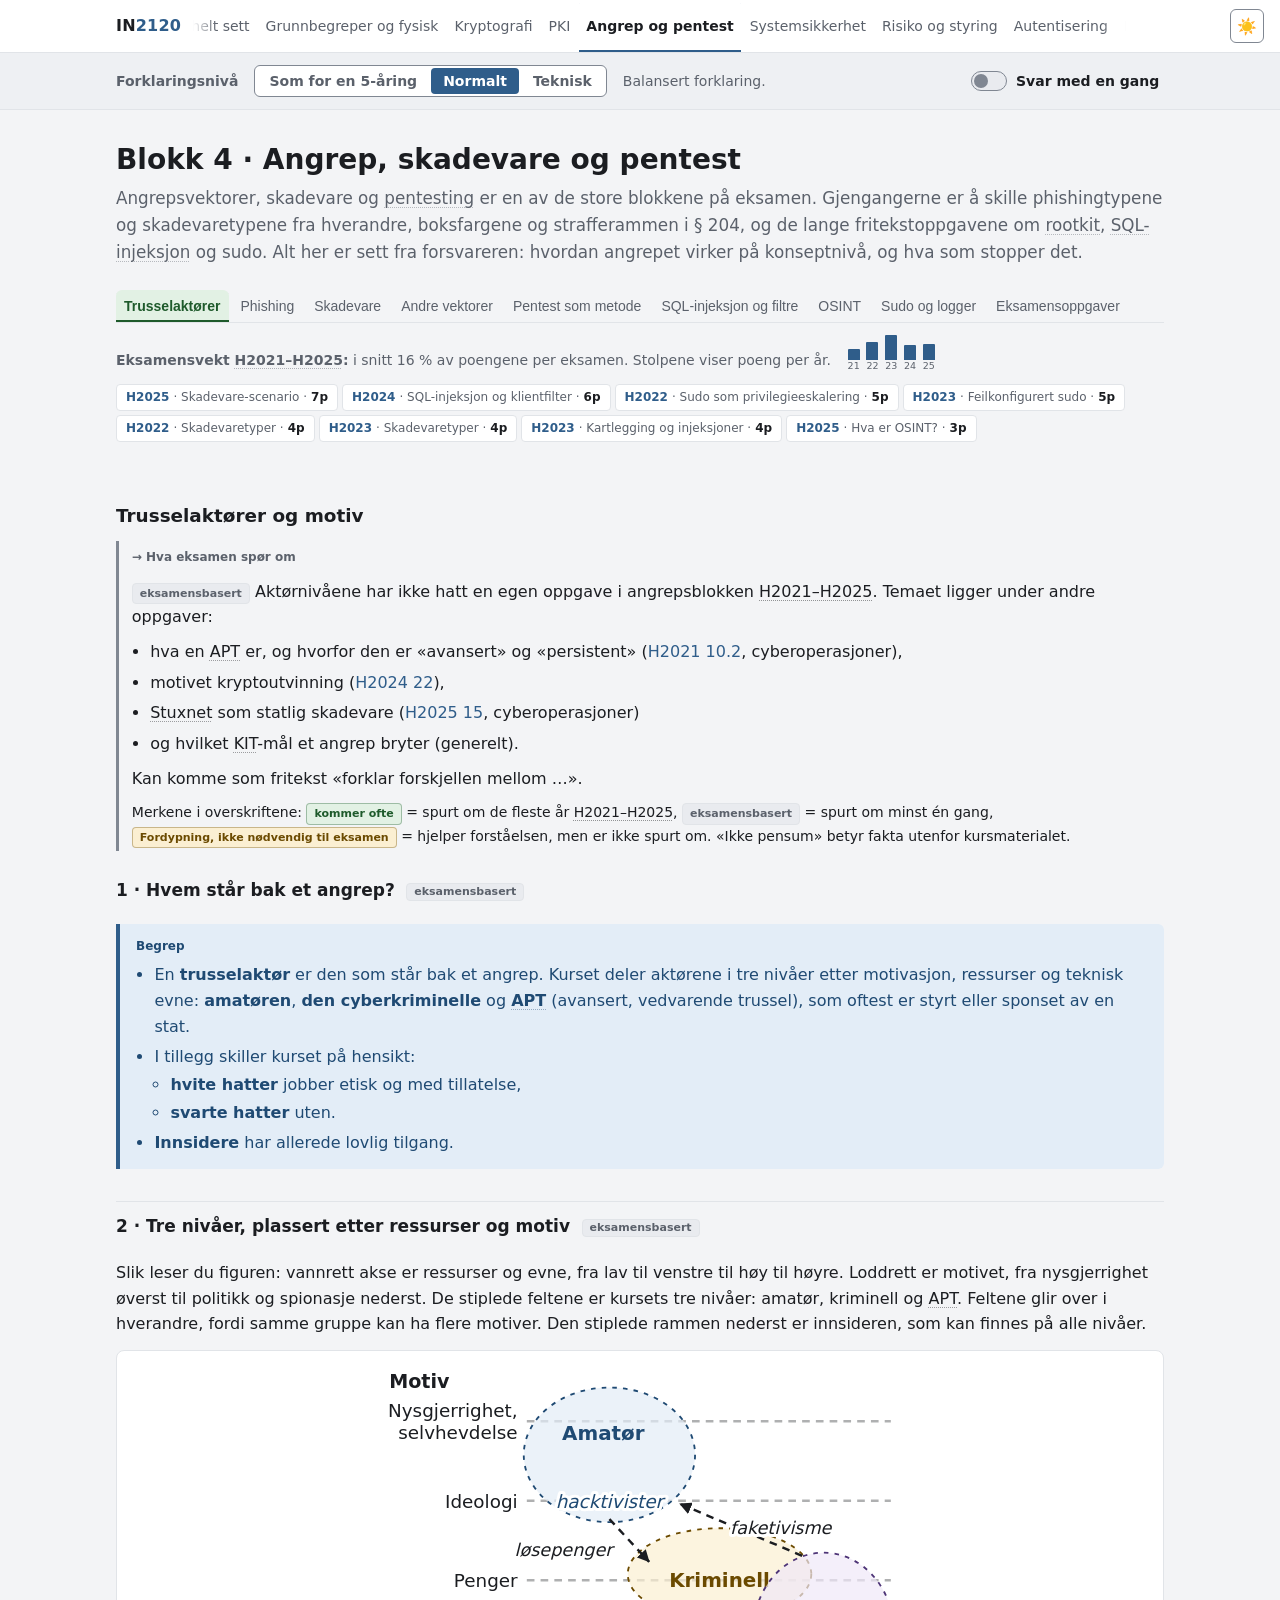
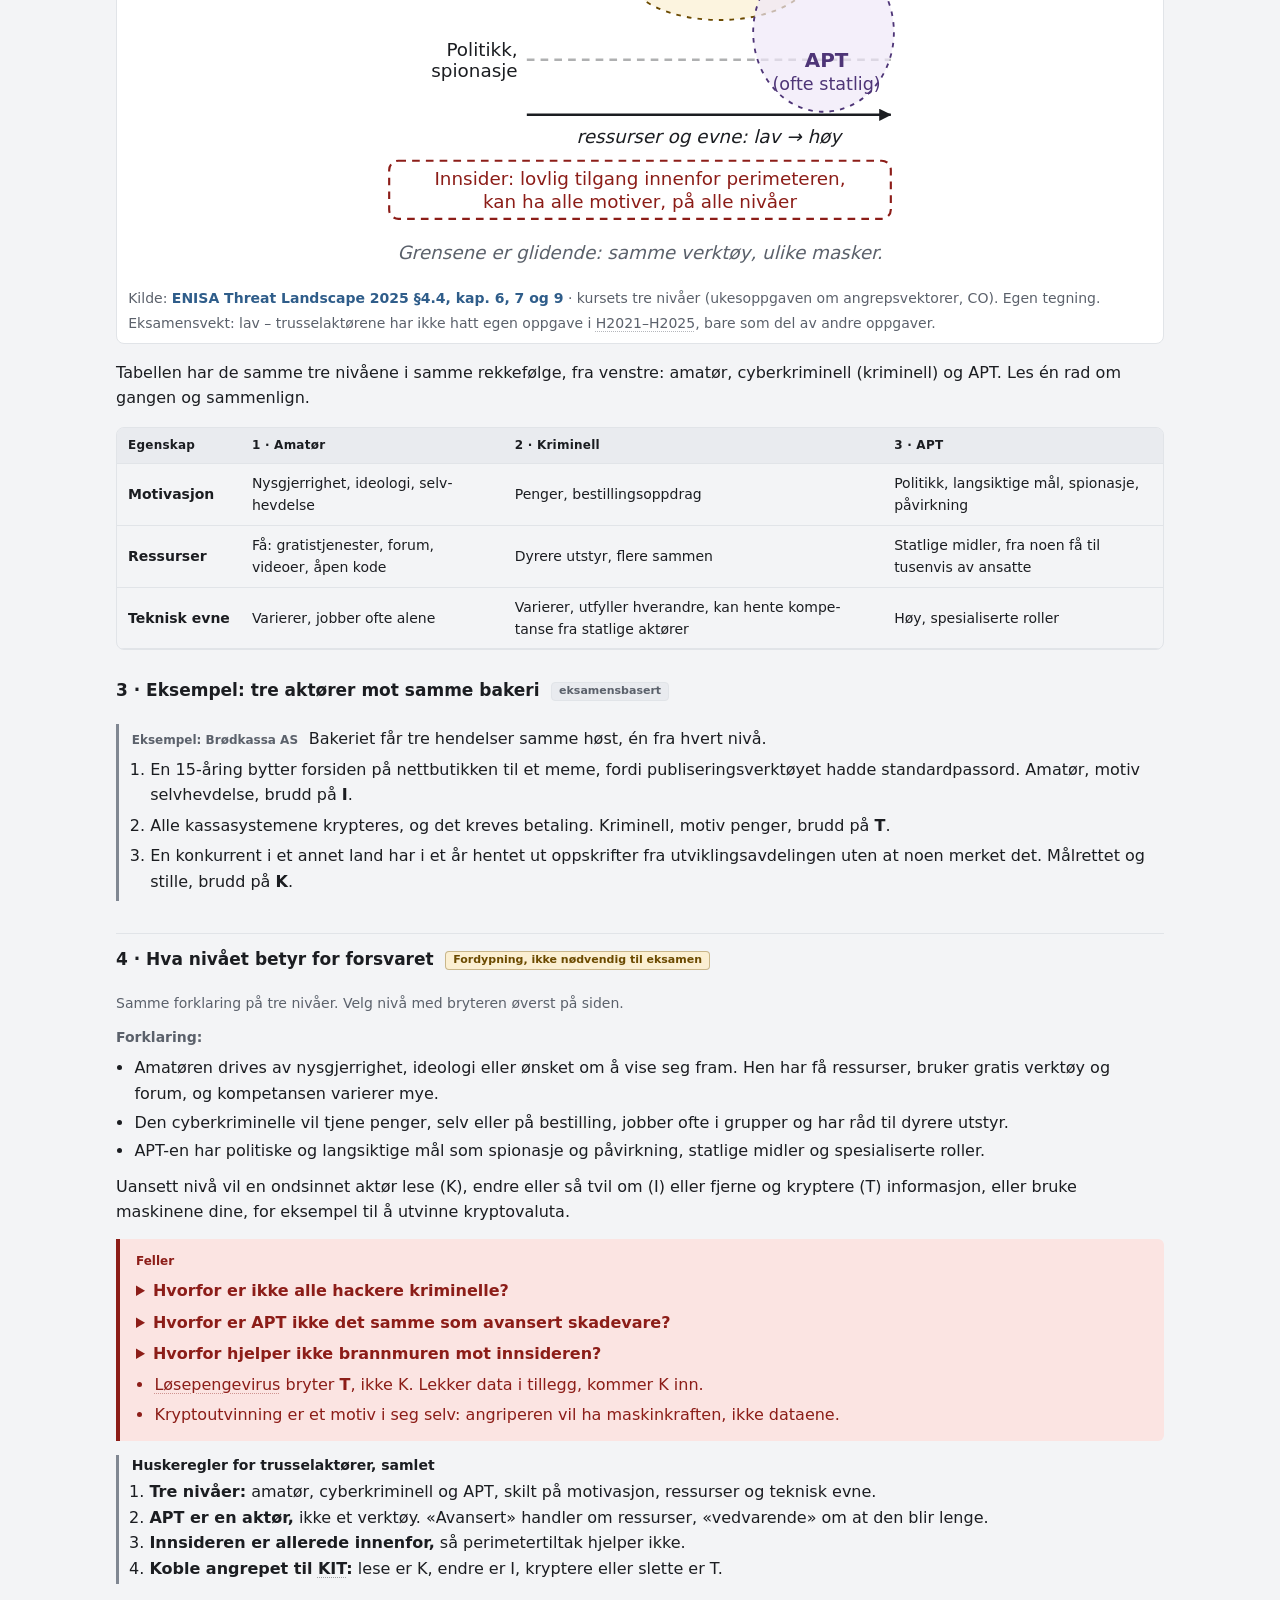
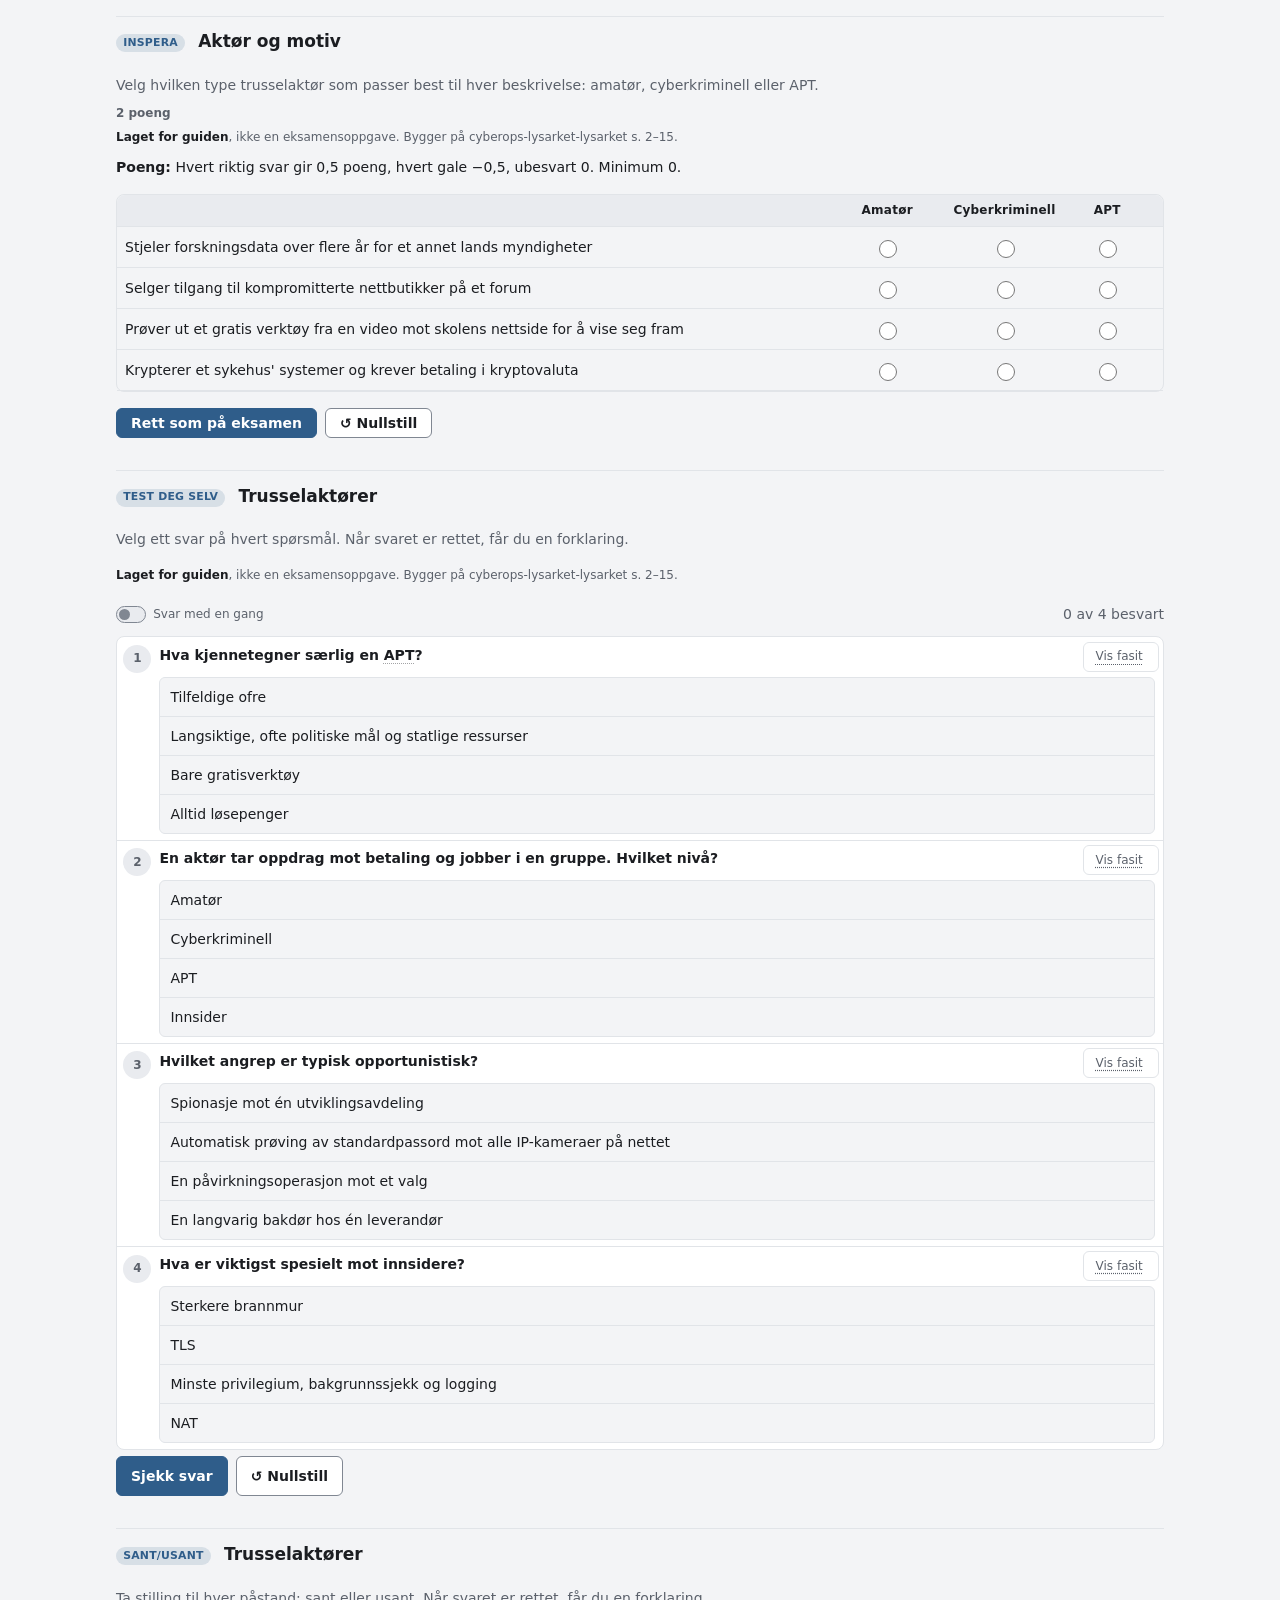
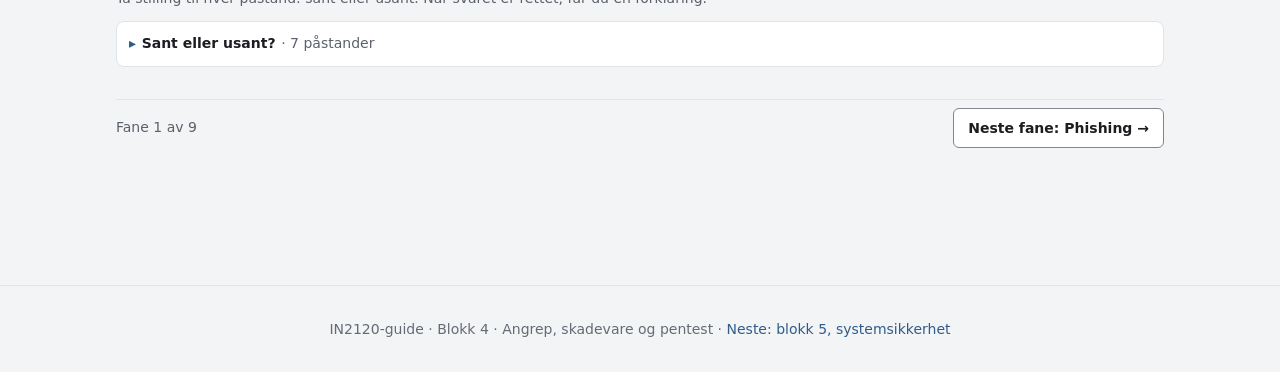
<file: 04-angrep.html>
<!doctype html>
<html lang="nb">
<head>
  <meta charset="utf-8">
  <meta name="viewport" content="width=device-width, initial-scale=1">
  <title>Blokk 4 · Angrep og pentest · IN2120</title>
  <link rel="icon" href="data:,">
  <meta name="description" content="Angrepsvektorer, skadevare og pentesting i IN2120, sett fra forsvareren: trusselaktører, phishingtypene, skadevaretypene, leveransekjede og andre vektorer, pentestens stadier og boksfarger, straffeloven § 204, SQL-injeksjon som kode mot data, OSINT, sudo og logganalyse – med øving og eksamensoppgavene.">
  <script>(function(){try{var d=document.documentElement;var t=localStorage.getItem('in-theme');if(t!=='dark'&&t!=='system')t='light';if(t!=='system')d.setAttribute('data-theme',t);var l=localStorage.getItem('in-level');if(l!=='eli5'&&l!=='teknisk')l='normal';d.setAttribute('data-level',l);}catch(e){document.documentElement.setAttribute('data-theme','light');document.documentElement.setAttribute('data-level','normal');}})();</script>
  <link rel="stylesheet" href="assets/css/styles.css?v=20261128g">
  <link rel="stylesheet" href="assets/css/viz.css?v=20261128g">
  <link rel="stylesheet" href="assets/css/figurer.css?v=20261128g">
  <link rel="stylesheet" href="assets/css/ovelse.css?v=20261128g">
  <link rel="stylesheet" href="assets/css/blokk-angrep.css?v=20261128g">
  <link rel="stylesheet" href="assets/css/begrep-tips.css?v=20261128g">
</head>
<body data-page="angrep">
  <a class="skip-link" href="#main">Hopp til innhold</a>
  <header id="topnav"></header>
  <main id="main" class="wrap">
    <div class="pagehead">
      <h1>Blokk 4 · Angrep, skadevare og pentest</h1>
      <p class="lead">Angrepsvektorer, skadevare og pentesting er en av de store blokkene på eksamen. Gjengangerne er å skille phishingtypene og skadevaretypene fra hverandre, boksfargene og strafferammen i § 204, og de lange fritekstoppgavene om rootkit, SQL-injeksjon og sudo. Alt her er sett fra forsvareren: hvordan angrepet virker på konseptnivå, og hva som stopper det.</p>
    </div>

    <div class="tabs" role="tablist" aria-label="Angrep og pentest">
      <button data-tab="aktorer">Trusselaktører</button>
      <button data-tab="phishing">Phishing</button>
      <button data-tab="skadevare">Skadevare</button>
      <button data-tab="vektorer">Andre vektorer</button>
      <button data-tab="pentest">Pentest som metode</button>
      <button data-tab="sqli">SQL-injeksjon og filtre</button>
      <button data-tab="osint">OSINT</button>
      <button data-tab="sudo">Sudo og logger</button>
      <button data-tab="eksamen">Eksamensoppgaver</button>
    </div>

    <div class="pagehead-info">
      <p class="blokk-vekt"><span class="bv-tekst"><b>Eksamensvekt H2021–H2025:</b> i snitt 16 % av poengene per eksamen. Stolpene viser poeng per år.</span></p>
      <div class="badges">
        <a class="badge" href="#fane=eksamen&amp;oppg=o-H2025-19"><b>H2025</b> · Skadevare-scenario · <span class="pts">7p</span></a>
        <a class="badge" href="#fane=eksamen&amp;oppg=o-H2024-23"><b>H2024</b> · SQL-injeksjon og klientfilter · <span class="pts">6p</span></a>
        <a class="badge" href="#fane=eksamen&amp;oppg=o-H2022-4_4"><b>H2022</b> · Sudo som privilegieeskalering · <span class="pts">5p</span></a>
        <a class="badge" href="#fane=eksamen&amp;oppg=o-H2023-29"><b>H2023</b> · Feilkonfigurert sudo · <span class="pts">5p</span></a>
        <a class="badge" href="#fane=eksamen&amp;oppg=o-H2022-3_4"><b>H2022</b> · Skadevaretyper · <span class="pts">4p</span></a>
        <a class="badge" href="#fane=eksamen&amp;oppg=o-H2023-24"><b>H2023</b> · Skadevaretyper · <span class="pts">4p</span></a>
        <a class="badge" href="#fane=eksamen&amp;oppg=o-H2023-28"><b>H2023</b> · Kartlegging og injeksjoner · <span class="pts">4p</span></a>
        <a class="badge" href="#fane=eksamen&amp;oppg=o-H2025-18"><b>H2025</b> · Hva er OSINT? · <span class="pts">3p</span></a>
      </div>
    </div>

    <!-- Rekkefølge i hver fane (plan/ui-ux-regler.md): Hva eksamen spør om → nummererte deler (begrep, figur med
         lesehjelp, tabell, eksempel, forklaring på tre nivåer) → feller → huskeregler → øving og tester nederst. -->
    <!-- ===================== 1 · TRUSSELAKTØRER ===================== -->
    <section data-panel="aktorer">
      <h3>Trusselaktører og motiv</h3>

      <div class="callout snarvei"><span class="lbl">Hva eksamen spør om</span>
        <p><span class="tag">eksamensbasert</span> Aktørnivåene har ikke hatt en egen oppgave i angrepsblokken H2021–H2025. Temaet ligger under andre oppgaver:</p>
        <ul>
          <li>hva en APT er, og hvorfor den er «avansert» og «persistent» (<a href="10-cyberops-ki.html#fane=eksamen&amp;oppg=o-H2021-10_2">H2021 10.2</a>, cyberoperasjoner),</li>
          <li>motivet kryptoutvinning (<a href="#fane=eksamen&amp;oppg=o-H2024-22">H2024 22</a>),</li>
          <li>Stuxnet som statlig skadevare (<a href="10-cyberops-ki.html#fane=eksamen&amp;oppg=o-H2025-15">H2025 15</a>, cyberoperasjoner)</li>
          <li>og hvilket KIT-mål et angrep bryter (generelt).</li>
        </ul>
        <p>Kan komme som fritekst «forklar forskjellen mellom …».</p>
        <p class="small">Merkene i overskriftene: <span class="tag tag-kjerne">kommer ofte</span> = spurt om de fleste år H2021–H2025, <span class="tag">eksamensbasert</span> = spurt om minst én gang, <span class="tag tag-fordyp">Fordypning, ikke nødvendig til eksamen</span> = hjelper forståelsen, men er ikke spurt om. «Ikke pensum» betyr fakta utenfor kursmaterialet.</p></div>

      <h4 class="an-del">1 · Hvem står bak et angrep? <span class="tag">eksamensbasert</span></h4>
      <div class="callout begrep"><span class="lbl">Begrep</span>
        <ul>
          <li>En <b>trusselaktør</b> er den som står bak et angrep. Kurset deler aktørene i tre nivåer etter motivasjon, ressurser og teknisk evne: <b>amatøren</b>, <b>den cyberkriminelle</b> og <b>APT</b> (avansert, vedvarende trussel), som oftest er styrt eller sponset av en stat.</li>
          <li>I tillegg skiller kurset på hensikt:
            <ul>
              <li><b>hvite hatter</b> jobber etisk og med tillatelse,</li>
              <li><b>svarte hatter</b> uten.</li>
            </ul></li>
          <li><b>Innsidere</b> har allerede lovlig tilgang.</li>
        </ul></div>

      <h4 class="an-del">2 · Tre nivåer, plassert etter ressurser og motiv <span class="tag">eksamensbasert</span></h4>
      <p class="fig-vis-led">Slik leser du figuren: vannrett akse er ressurser og evne, fra lav til venstre til høy til høyre. Loddrett er motivet, fra nysgjerrighet øverst til politikk og spionasje nederst. De stiplede feltene er kursets tre nivåer: amatør, kriminell og APT. Feltene glir over i hverandre, fordi samme gruppe kan ha flere motiver. Den stiplede rammen nederst er innsideren, som kan finnes på alle nivåer.</p>
      <div id="fk-aktorkart"></div>
      <p>Tabellen har de samme tre nivåene i samme rekkefølge, fra venstre: amatør, cyberkriminell (kriminell) og APT. Les én rad om gangen og sammenlign.</p>
      <div class="table-wrap"><table class="an-tab an-tab-akt">
        <thead><tr><th scope="col">Egenskap</th><th scope="col">1 · Amatør</th><th scope="col">2 · Kriminell</th><th scope="col">3 · APT</th></tr></thead>
        <tbody>
          <tr><th scope="row">Motiva&shy;sjon</th><td>Nysgjerrig&shy;het, ideologi, selv&shy;hevdelse</td><td>Penger, bestillings&shy;oppdrag</td><td>Politikk, lang&shy;siktige mål, spionasje, påvirkning</td></tr>
          <tr><th scope="row">Ressurser</th><td>Få: gratis&shy;tjenester, forum, videoer, åpen kode</td><td>Dyrere utstyr, flere sammen</td><td>Statlige midler, fra noen få til tusenvis av ansatte</td></tr>
          <tr><th scope="row">Teknisk evne</th><td>Varierer, jobber ofte alene</td><td>Varierer, utfyller hverandre, kan hente kompe&shy;tanse fra statlige aktører</td><td>Høy, spesia&shy;liserte roller</td></tr>
        </tbody></table></div>

      <h4 class="an-del">3 · Eksempel: tre aktører mot samme bakeri <span class="tag">eksamensbasert</span></h4>
      <div class="callout eksempel"><span class="lbl">Eksempel: Brødkassa AS</span>
        Bakeriet får tre hendelser samme høst, én fra hvert nivå.
        <ol>
          <li>En 15-åring bytter forsiden på nettbutikken til et meme, fordi publiseringsverktøyet hadde standardpassord. Amatør, motiv selvhevdelse, brudd på <b>I</b>.</li>
          <li>Alle kassasystemene krypteres, og det kreves betaling. Kriminell, motiv penger, brudd på <b>T</b>.</li>
          <li>En konkurrent i et annet land har i et år hentet ut oppskrifter fra utviklingsavdelingen uten at noen merket det. Målrettet og stille, brudd på <b>K</b>.</li>
        </ol></div>

      <h4 class="an-del">4 · Hva nivået betyr for forsvaret <span class="tag tag-fordyp">Fordypning, ikke nødvendig til eksamen</span></h4>
      <p class="ov-intro">Samme forklaring på tre nivåer. Velg nivå med bryteren øverst på siden.</p>
      <div id="ex-aktorer"></div>

      <div class="callout felle"><span class="lbl">Feller</span>
        <details class="grense"><summary>Hvorfor er ikke alle hackere kriminelle?</summary>
          <p>«Hacker» sier noe om ferdighet, ikke om hensikt. En pentester bruker de samme metodene, men med skriftlig tillatelse og for å fjerne sårbarheter.</p></details>
        <details class="grense"><summary>Hvorfor er APT ikke det samme som avansert skadevare?</summary>
          <p>APT er <i>aktøren</i>: ressurssterk, tålmodig og ofte statlig. Den er ikke et verktøy, og den kan godt bruke enkel phishing.</p></details>
        <details class="grense"><summary>Hvorfor hjelper ikke brannmuren mot innsideren?</summary>
          <p>Innsideren har lovlig tilgang innenfor perimeteren. Perimetertiltak stopper dem som er utenfor. Mot innsidere trengs personellsikkerhet, minste privilegium og logging.</p></details>
        <ul>
          <li>Løsepengevirus bryter <b>T</b>, ikke K. Lekker data i tillegg, kommer K inn.</li>
          <li>Kryptoutvinning er et motiv i seg selv: angriperen vil ha maskinkraften, ikke dataene.</li>
        </ul></div>

      <div class="husk"><h4>Huskeregler for trusselaktører, samlet</h4>
        <ol>
          <li><b>Tre nivåer:</b> amatør, cyberkriminell og APT, skilt på motivasjon, ressurser og teknisk evne.</li>
          <li><b>APT er en aktør,</b> ikke et verktøy. «Avansert» handler om ressurser, «vedvarende» om at den blir lenge.</li>
          <li><b>Innsideren er allerede innenfor,</b> så perimetertiltak hjelper ikke.</li>
          <li><b>Koble angrepet til KIT:</b> lese er K, endre er I, kryptere eller slette er T.</li>
        </ol></div>

      <h4 class="ov-h"><span class="ov-tag">Inspera</span> Aktør og motiv</h4>
      <div class="ov-intro">Velg hvilken type trusselaktør som passer best til hver beskrivelse: amatør, cyberkriminell eller APT.</div>
      <div id="ov-angrep-1"></div>

      <h4 class="ov-h"><span class="ov-tag">Test deg selv</span> Trusselaktører</h4>
      <p class="ov-intro">Velg ett svar på hvert spørsmål. Når svaret er rettet, får du en forklaring.</p>
      <div id="quiz-aktorer"></div>
      <h4 class="ov-h"><span class="ov-tag">Sant/usant</span> Trusselaktører</h4>
      <p class="ov-intro">Ta stilling til hver påstand: sant eller usant. Når svaret er rettet, får du en forklaring.</p>
      <div id="tf-aktorer"></div>
    </section>

    <!-- ===================== 2 · PHISHING ===================== -->
    <section data-panel="phishing">
      <h3>Sosial manipulering og phishing</h3>

      <div class="callout snarvei"><span class="lbl">Hva eksamen spør om</span>
        <p><span class="tag tag-kjerne">kommer ofte</span> Phishing var med H2021–H2024:</p>
        <ul>
          <li><a href="#fane=eksamen&amp;oppg=o-H2021-2_1">H2021 2.1</a>: phishingtypene i en matrise.</li>
          <li><a href="#fane=eksamen&amp;oppg=o-H2022-3_2">H2022 3.2</a> og <a href="#fane=eksamen&amp;oppg=o-H2024-20">H2024 20</a>: en e-post om en tjeneste mottakeren aldri har hatt. Hintet peker mot masse-phishing.</li>
          <li><a href="#fane=eksamen&amp;oppg=o-H2023-23">H2023 23</a>: personlig e-post etter IN2120-eksamen fra ukjent avsender. Trolig spyd-phishing.</li>
        </ul>
        <p>De tester om du kan skille typene ut fra hvem meldingen er laget for, og om du leser hintet i oppgaveteksten.</p>
        <p class="small">Merkene: <span class="tag tag-kjerne">kommer ofte</span> = spurt om de fleste år, <span class="tag">eksamensbasert</span> = spurt om minst én gang, <span class="tag tag-fordyp">Fordypning, ikke nødvendig til eksamen</span> = ikke spurt om.</p></div>
      <p class="small muted">Det finnes ikke noe 2026-lysark om angrepsvektorer og skadevare. Fanene om phishing, skadevare og andre vektorer bygger på ukesoppgaven om angrepsvektorer, cyberops-lysarket og eksamenssettene.</p>

      <h4 class="an-del">1 · Hva er phishing? <span class="tag tag-kjerne">kommer ofte</span></h4>
      <div class="callout begrep"><span class="lbl">Begrep</span>
        <ul>
          <li><b>Sosial manipulering</b> er å lure mennesker til å gjøre noe som hjelper angriperen: klikke, gi fra seg passord eller betale.</li>
          <li><b>Phishing</b> (nettfisking) er sosial manipulering via e-post, SMS eller nettsider, og er den vanligste angrepsvektoren. Den kombineres gjerne med skadelige vedlegg eller lenker.</li>
          <li>Kurset skiller fire typer: <b>masse-phishing</b>, <b>spyd-phishing</b>, <b>klone-phishing</b> og <b>direktørsvindel/whaling</b>.</li>
        </ul></div>

      <h4 class="an-del">2 · Slik skiller du de fire typene <span class="tag tag-kjerne">kommer ofte</span></h4>
      <p>Tabellen og eksempelet under har typene i samme rekkefølge som Begrep-boksen: masse, spyd, klone, direktørsvindel.</p>
      <div class="table-wrap"><table class="an-tab">
        <thead><tr><th scope="col">Type</th><th scope="col">Hvem får den?</th><th scope="col">Kjennes igjen på</th></tr></thead>
        <tbody>
          <tr><th scope="row">Masse-phishing</th><td>Mange, tilfeldig</td><td>Generell tekst, kjent merkevare, ofte en tjeneste du ikke engang har</td></tr>
          <tr><th scope="row">Spyd-phishing</th><td>Én person eller en liten gruppe</td><td>Navnet ditt og detaljer om jobb eller studier, ser ut som fra noen du kunne kjent</td></tr>
          <tr><th scope="row">Klone-phishing</th><td>Noen som har fått en <i>ekte</i> melding</td><td>Nesten identisk kopi av en melding du faktisk har fått, med ny lenke eller nytt vedlegg</td></tr>
          <tr><th scope="row">Direktørsvindel (whaling)</th><td>Ledere, eller ansatte som får «ordre fra sjefen»</td><td>Høy autoritet, betaling eller sensitive data, hastverk</td></tr>
        </tbody></table></div>

      <p class="case-ctx" data-case="brodkassa">Jonas er ny i regnskap hos bakeriet Brødkassa AS, som kjøper mel fra en fast leverandør.</p>
      <div class="callout eksempel"><span class="lbl">Eksempel: tre e-poster til Jonas i regnskap</span>
        <ol>
          <li>«Kontoen din i StrømmeFlix er sperret, bekreft her.» Jonas har aldri hatt StrømmeFlix: <b>masse</b>.</li>
          <li>«Hei Jonas, takk for praten på bakerimessa i Lillestrøm, her er prislista vi snakket om», med vedlegg: <b>spyd</b>, fordi den bruker ekte detaljer om ham.</li>
          <li>En kopi av fakturaen fra melleverandøren som Jonas fikk i går, men med nytt kontonummer: <b>klone</b>.</li>
        </ol>
        Hadde den tredje kommet «fra daglig leder» med beskjed om å betale straks, ville det vært direktørsvindel.</div>

      <h4 class="an-del">3 · En ekte phishing-e-post fra eksamen <span class="tag">eksamensbasert</span></h4>
      <p class="small muted fig-vis-led">Slik så e-posten ut i H2022 3.2. Se etter generell hilsen, hastverk («innen 24 timer») og én stor knapp.</p>
      <div id="fv-phishing"></div>

      <h4 class="an-del">4 · Hvorfor phishing virker, og hva som stopper den <span class="tag">eksamensbasert</span></h4>
      <p class="ov-intro">Samme forklaring på tre nivåer. Velg nivå med bryteren øverst på siden.</p>
      <div id="ex-phishing"></div>

      <div class="callout felle"><span class="lbl">Feller</span>
        <details class="grense"><summary>Hvorfor masse og ikke klone når meldingen ser ut som fra et kjent firma?</summary>
          <p>Klone krever at offeret faktisk har fått originalen. Hintet «jeg har aldri hatt tjenesten» (H2022 3.2, H2024 20) sier nettopp at meldingen ikke er en kopi av noe han har fått, og ikke er tilpasset ham.</p></details>
        <details class="grense"><summary>Hvorfor spyd og ikke masse når hilsenen bruker navnet mitt?</summary>
          <p>Et flettet navn alene kan være masseutsending. Spyd er det når <i>innholdet</i> er tilpasset deg eller gruppen din, som kurs, eksamen og gruppetimer i H2023 23.</p></details>
        <details class="grense"><summary>Direktørsvindel eller whaling?</summary>
          <p>Eksamen bruker dem som ett alternativ. Strengt tatt er whaling phishing <i>mot</i> ledere, mens direktørsvindel er at angriperen <i>utgir seg for</i> en leder. Velg alternativet når toppledelsen er sentral, ellers ikke.</p></details>
        <ul>
          <li>«Phishing er et teknisk problem»: kursets hovedtiltak er kultur og opplæring. Tekniske tiltak kommer i tillegg.</li>
          <li>SMS-kode stopper ikke en god phish, fordi offeret kan skrive koden inn på den falske siden. Passnøkler gjør det, fordi nøkkelen er bundet til det ekte domenet og ikke virker på en falsk side.</li>
          <li>Se etter bokstaver som ligner: Apple-eposten i H2024 20 ser ut til å bruke kyrilliske tegn i avsendernavnet, trolig for å slippe gjennom filtre.</li>
        </ul></div>

      <div class="husk"><h4>Huskeregler for phishing, samlet</h4>
        <ol>
          <li><b>Masse:</b> samme melding til mange. <b>Spyd:</b> innholdet er tilpasset deg. <b>Klone:</b> kopi av en melding du faktisk har fått. <b>Direktørsvindel/whaling:</b> en leder er sentral.</li>
          <li><b>Kanalen avgjør ikke typen.</b> E-post, SMS og telefon er bare kanaler.</li>
          <li><b>Les hintet i oppgaven:</b> «har aldri hatt tjenesten» peker mot masse.</li>
          <li><b>Hovedtiltaket er kultur og opplæring.</b> Passnøkler er phishing-resistente, SMS-koder er det ikke.</li>
        </ol></div>

      <h4 class="ov-h"><span class="ov-tag">Øving</span> Sorter meldingene</h4>
      <p class="small muted">Kanalen, e-post, SMS eller telefon, avgjør ikke typen.</p>
      <div id="angrep-dra-phish"></div>

      <h4 class="ov-h"><span class="ov-tag">Inspera</span> Hvilken phishingtype?</h4>
      <div class="ov-intro">Les e-posten og velg hvilken type phishing den er.</div>
      <div class="callout eksempel"><span class="lbl">E-posten</span>
        Fra en ukjent avsender: «Hei Mari! Fint innlegg på seminaret i IN1234 på torsdag. Jeg setter opp en kollokviegruppe før eksamen – meld deg på her:» etterfulgt av en lang, ukjent adresse.</div>
      <div id="ov-angrep-2"></div>

      <h4 class="ov-h"><span class="ov-tag">Test deg selv</span> Phishing</h4>
      <p class="ov-intro">Velg ett svar på hvert spørsmål. Når svaret er rettet, får du en forklaring.</p>
      <div id="quiz-phishing"></div>
      <h4 class="ov-h"><span class="ov-tag">Sant/usant</span> Phishing</h4>
      <p class="ov-intro">Ta stilling til hver påstand: sant eller usant. Når svaret er rettet, får du en forklaring.</p>
      <div id="tf-phishing"></div>
    </section>

    <!-- ===================== 3 · SKADEVARE ===================== -->
    <!-- Typene står i beslutningstreets rekkefølge: spredning (dataorm, virus, trojaner), når (logisk bombe),
         hva (bakdør, rootkit, løsepengevirus, bott). Fellene følger H2023 24: orm, trojaner, bakdør, logisk bombe. -->
    <section data-panel="skadevare">
      <h3>Skadevare</h3>

      <div class="callout snarvei"><span class="lbl">Hva eksamen spør om</span>
        <p><span class="tag tag-kjerne">kommer ofte</span> Skadevaretypene har vært med hvert år H2021–H2025:</p>
        <ul>
          <li><a href="#fane=eksamen&amp;oppg=o-H2025-19">H2025 19</a> (7p): rootkit-scenario. A) hva det er, B) sjekk spredning og finn inngangsveien, C) nei, reinstaller.</li>
          <li><a href="#fane=eksamen&amp;oppg=o-H2023-24">H2023 24</a> = <a href="#fane=eksamen&amp;oppg=o-H2024-21">H2024 21</a>: Morris, antivirus med skadevare, skjult passord, fredag den 13. Bare poengene er endret.</li>
          <li><a href="#fane=eksamen&amp;oppg=o-H2022-3_4">H2022 3.4</a>: dataorm, trojaner, bakdør, virus.</li>
          <li><a href="#fane=eksamen&amp;oppg=o-H2021-2_5">H2021 2.5</a>: virus, orm, trojaner, drive-by.</li>
          <li><a href="#fane=eksamen&amp;oppg=o-H2022-3_5">H2022 3.5</a>: løsepengevirus og SHA-256.</li>
          <li><a href="#fane=eksamen&amp;oppg=o-H2021-2_4">H2021 2.4</a>: tiltak mot løsepengevirus.</li>
          <li><a href="#fane=eksamen&amp;oppg=o-H2023-25">H2023 25</a> og <a href="#fane=eksamen&amp;oppg=o-H2024-22">H2024 22</a>: dra-og-slipp med trojaner, kryptoutvinningsbott, injeksjon og rootkit.</li>
        </ul>
        <p class="small">Merkene: <span class="tag tag-kjerne">kommer ofte</span> = spurt om de fleste år, <span class="tag">eksamensbasert</span> = spurt om minst én gang, <span class="tag tag-fordyp">Fordypning, ikke nødvendig til eksamen</span> = ikke spurt om.</p></div>

      <h4 class="an-del">1 · Skadevaretypene <span class="tag tag-kjerne">kommer ofte</span></h4>
      <div class="callout begrep"><span class="lbl">Begrep</span>
        <b>Skadevare</b> er programvare laget for å skade, stjele eller ta kontroll. Kurset bruker disse typene, her i samme rekkefølge som beslutningstreet i del 2:
        <ul>
          <li><b>Dataorm:</b> sprer seg selv over nettet, uten vert og uten at noen klikker (Morris-ormen, SQL Slammer, Mirai).</li>
          <li><b>Virus:</b> infiserer andre programmer ved å flette sin egen kode inn i dem, og trenger en vert.</li>
          <li><b>Trojaner:</b> utgir seg for å være, eller er faktisk, et nyttig program, men har skjult skadelig innhold.</li>
          <li><b>Logisk bombe:</b> kode som slår til når en betingelse er oppfylt, for eksempel en dato.</li>
          <li><b>Bakdør:</b> en skjult vei forbi vanlig autentisering og tilgangskontroll.</li>
          <li><b>Rootkit:</b> skjuler prosesser, filer og spor, slik at annen skadevare ikke blir oppdaget.</li>
          <li><b>Løsepengevirus:</b> krypterer offerets data og krever betaling.</li>
          <li><b>Bott og kryptoutvinningsbott:</b> maskinen fjernstyres som del av et botnett, eller brukes til å utvinne kryptovaluta.</li>
        </ul></div>

      <h4 class="an-del">2 · Tre spørsmål som skiller typene <span class="tag tag-kjerne">kommer ofte</span></h4>
      <p class="small muted fig-vis-led">Slik leser du treet: start øverst i del 1 og svar ja eller nei på spredningen. Ja-pila til høyre gir typen. Del 2 spør når den slår til, og del 3 hva den gjør. Treet viser hovedkjennetegnet, ikke en klasse som utelukker de andre.</p>
      <div id="fk-skadevaretre"></div>
      <p>Tabellen har de samme tre spørsmålene i samme rekkefølge.</p>
      <div class="table-wrap"><table class="an-tab">
        <thead><tr><th scope="col">Spørsmål</th><th scope="col">Typer som svarer på det</th></tr></thead>
        <tbody>
          <tr><th scope="row">1 · Hvordan sprer den seg?</th><td>Dataorm (av seg selv), virus (via en vert), trojaner (du installerer den selv)</td></tr>
          <tr><th scope="row">2 · Når slår den til?</th><td>Logisk bombe (når betingelsen er oppfylt)</td></tr>
          <tr><th scope="row">3 · Hva gjør den?</th><td>Bakdør (vei forbi autentisering), rootkit (skjuler), løsepengevirus (krypterer og krever betaling), bott (fjernstyring, kryptoutvinning)</td></tr>
        </tbody></table></div>

      <h4 class="an-del">3 · Eksempel: én fil, seks roller <span class="tag">eksamensbasert</span></h4>
      <p class="case-ctx" data-case="brodkassa"></p>
      <div class="callout eksempel"><span class="lbl">Eksempel: én fil, seks roller</span>
        Brødkassa AS laster ned et «gratis kassasystemtillegg» som virker fint (<b>trojaner</b>). Det
        <ul>
          <li>installerer en tjeneste som slipper inn uten passord (<b>bakdør</b>),</li>
          <li>skjuler tjenesten fra oppgavelista (<b>rootkit</b>)</li>
          <li>og har en innebygd regel om å kryptere alle filer på nyttårsaften (<b>logisk bombe</b> som utløser <b>løsepengevirus</b>).</li>
          <li>Samtidig kopierer det seg selv til de andre kassene på lokalnettet (<b>dataorm</b>).</li>
        </ul></div>

      <h4 class="an-del">4 · Hva kan du stole på etter en infeksjon? <span class="tag">eksamensbasert</span></h4>
      <p class="ov-intro">Samme forklaring på tre nivåer. Velg nivå med bryteren øverst på siden. Teknisk nivå dekker rootkit-oppgaven (H2025 19) og løsepengevirus (H2022 3.5).</p>
      <div id="ex-skadevare"></div>

      <div class="callout felle"><span class="lbl">Feller</span>
        <p class="small muted">De fire første følger rekkefølgen i H2023 24: Morris, antivirus med skadevare, skjult passord, fredag den 13.</p>
        <details class="grense"><summary>Hvorfor dataorm og ikke virus om Morris og SQL Slammer?</summary>
          <p>De spredte seg selv over nettet, uten vert og uten brukerhandling. Et virus trenger et program å henge seg på.</p></details>
        <details class="grense"><summary>Hvorfor trojaner og ikke virus om et fungerende antivirus med skadevare inni?</summary>
          <p>Det som avgjør, er forkledningen som nyttig program, ikke hvordan det smitter.</p></details>
        <details class="grense"><summary>Hvorfor bakdør og ikke trojaner om et skjult passord programmereren la inn?</summary>
          <p>Ingenting utgir seg for å være noe annet. Det er en skjult vei forbi autentiseringen.</p></details>
        <details class="grense"><summary>Hvorfor logisk bombe og ikke virus om skadevare som sletter disken fredag den 13.?</summary>
          <p>Det avgjørende er utløseren, en betingelse. Tidspunktet er stikkordet.</p></details>
        <details class="grense"><summary>«Antivirus fant og fjernet den, så maskinen er ren»?</summary>
          <p>Ikke etter et rootkit: formålet er å skjule, og det kan ligge igjen bakdører. Én oppdaget fil kan fjernes, men et system som har hatt rootkit, må reinstalleres (H2025 19 C).</p></details>
        <ul>
          <li>«Løsepengevirus krypterer med SHA-256» er usant. En hash er enveis og har ingen nøkkel (H2022 3.5).</li>
          <li>Løsepengevirus bryter <b>T</b>.</li>
        </ul></div>

      <div class="husk"><h4>Huskeregler for skadevare, samlet</h4>
        <ol>
          <li><b>Spredning:</b> dataorm av seg selv, virus via en vert, trojaner fordi du installerer den selv.</li>
          <li><b>Når:</b> logisk bombe slår til når en betingelse er oppfylt, for eksempel en dato.</li>
          <li><b>Hva:</b> bakdør går forbi autentiseringen, rootkit skjuler, løsepengevirus krypterer og krever betaling, bott fjernstyres.</li>
          <li><b>Én fil kan ha flere roller.</b> Svar med kjennetegnet oppgaven peker på.</li>
          <li><b>Etter rootkit: reinstaller.</b> Antivirus på samme maskin kan ikke stoles på.</li>
        </ol></div>

      <h4 class="ov-h"><span class="ov-tag">Øving</span> Hva definerer hver type?</h4>
      <div id="angrep-mat-skadevare"></div>

      <h4 class="ov-h"><span class="ov-tag">Scenario</span> Skadevare på én maskin (H2025 19)</h4>
      <p class="small muted">Velg tiltak steg for steg. Poengene følger sensorveiledningen: A 1p, B 3p, C 3p.</p>
      <div id="angrep-scen-rootkit"></div>

      <h4 class="ov-h"><span class="ov-tag">Inspera</span> Skadevaretyper</h4>
      <div class="ov-intro">Velg skadevaretypen som passer til hver beskrivelse, én per rad.</div>
      <div id="ov-angrep-3"></div>

      <h4 class="ov-h"><span class="ov-tag">Test deg selv</span> Skadevare</h4>
      <p class="ov-intro">Velg ett svar på hvert spørsmål. Når svaret er rettet, får du en forklaring.</p>
      <div id="quiz-skadevare"></div>
      <h4 class="ov-h"><span class="ov-tag">Sant/usant</span> Skadevare</h4>
      <p class="ov-intro">Ta stilling til hver påstand: sant eller usant. Når svaret er rettet, får du en forklaring.</p>
      <div id="tf-skadevare"></div>
    </section>

    <!-- ===================== 4 · ANDRE VEKTORER ===================== -->
    <section data-panel="vektorer">
      <h3>Andre angrepsvektorer</h3>

      <div class="callout snarvei"><span class="lbl">Hva eksamen spør om</span>
        <p><span class="tag">eksamensbasert</span> Spurt om i H2021 og H2022, og XSS i eldre sett:</p>
        <ul>
          <li><a href="#fane=eksamen&amp;oppg=o-H2022-3_6">H2022 3.6</a>: angrepsvektor for hvert angrep (drive-by, automatisk spredning, phishing, XSS).</li>
          <li><a href="#fane=eksamen&amp;oppg=o-H2021-2_3">H2021 2.3</a>: leveransekjedeangrep, sant eller usant. Nøkkelen er trolig to-trinnsdefinisjonen.</li>
          <li><a href="#fane=eksamen&amp;oppg=o-H2021-2_2">H2021 2.2</a>: sidekanal, skjult kanal eller mann-i-midten.</li>
          <li><a href="#fane=eksamen&amp;oppg=o-H2021-2_4">H2021 2.4</a>: tiltak mot løsepengevirus for tap av data og personvern.</li>
        </ul>
        <p class="small">Merkene: <span class="tag tag-kjerne">kommer ofte</span> = spurt om de fleste år, <span class="tag">eksamensbasert</span> = spurt om minst én gang, <span class="tag tag-fordyp">Fordypning, ikke nødvendig til eksamen</span> = ikke spurt om.</p></div>

      <h4 class="an-del">1 · Veiene inn <span class="tag">eksamensbasert</span></h4>
      <div class="callout begrep"><span class="lbl">Begrep</span>
        En <b>angrepsvektor</b> er veien angrepet tar inn i systemet. Ved siden av phishing tar kurset opp:
        <ul>
          <li><b>Leveransekjedeangrep:</b> angriperen kompromitterer først en leverandør og bruker så leverandørens produkt eller tjeneste til å nå kundene. Å bare utnytte en <i>utilsiktet</i> svakhet hos en leverandør er ikke et leveransekjedeangrep.</li>
          <li><b>Ondsinnet USB-enhet:</b> en minnepinne som utgir seg for å være et tastatur. Maskinen godtar vanligvis et nytt tastatur uten videre (HID, Human Interface Device: tastatur, mus og lignende), så enheten kan «taste» inn kommandoer selv.</li>
          <li><b>Deepfake</b> av stemme eller video for å utgi seg for en annen.</li>
          <li><b>Tjenestenekt (DoS/DDoS) og botnett:</b> hindre legitime brukere i å nå tjenesten, distribuert fra mange kompromitterte maskiner.</li>
          <li><b>XSS</b> (skripting på tvers av noder): nettsiden lures til å sende angriperens skript videre til andres nettlesere, der det kjøres som om det kom fra siden.</li>
          <li><b>Drive-by-nedlasting:</b> en nettside sender skadevare til klienten uten at brukeren gjør noe.</li>
          <li><b>Fysisk tilgang og boot-angrep:</b> med maskinen i hånda kan angriperen starte den fra sin egen minnepinne eller disk (et boot-angrep), og da gjelder ikke tilgangskontrollen i operativsystemet på maskinen.</li>
          <li><b>Mann-i-midten:</b> angriperen setter seg mellom to parter og later som hen er den andre parten overfor begge.</li>
          <li><b>Usikrede IoT-enheter</b> (nettilkoblede dingser som kameraer og rutere) og <b>standardpassord</b> som aldri er byttet.</li>
          <li><b>Sidekanal:</b> <i>utilsiktet</i> lekkasje fra den fysiske implementasjonen. Eksempel: krypteringen tar litt ulik tid med ulike nøkler, og angriperen måler tiden.</li>
          <li><b>Skjult kanal:</b> en mekanisme som ikke er laget for kommunikasjon, misbrukes <i>bevisst</i> til å sende informasjon. Eksempel: skadevare koder data i hvor lang tid noe tar, slik at det kan måles utenfra.</li>
        </ul></div>

      <h4 class="an-del">2 · Vektor og mottiltak <span class="tag">eksamensbasert</span></h4>
      <p>Samme rekkefølge som Begrep-boksen.</p>
      <div class="table-wrap"><table class="an-tab">
        <thead><tr><th scope="col">Vektor</th><th scope="col">Mottiltak</th></tr></thead>
        <tbody>
          <tr><th scope="row">Leveransekjede</th><td>Leverandørrisiko i ISMS-et, krav om revisjonsrapporter, varslingsplikt og exit-klausuler, følg med på sårbarheter i tredjepartsprogramvare</td></tr>
          <tr><th scope="row">USB-enhet</th><td>Blokker ukjente enheter, opplæring</td></tr>
          <tr><th scope="row">Deepfake</th><td>Ring tilbake på kjent nummer, to personer godkjenner betalinger</td></tr>
          <tr><th scope="row">DDoS og botnett</th><td>Kapasitet og filtrering hos tilbyder; la ikke egne IoT-enheter bli botter (ingen standardpassord, oppdater)</td></tr>
          <tr><th scope="row">XSS</th><td>Serveren sender aldri brukerinndata videre som kjørbar kode; filtrer og koder data før de vises</td></tr>
          <tr><th scope="row">Boot-angrep</th><td>Sikker oppstart med UEFI (fastvaren som starter maskinen og bare kjører signerte oppstartsmoduler, se blokk 5) og full diskkryptering, så disken er uleselig uten nøkkelen</td></tr>
          <tr><th scope="row">Mann-i-midten</th><td>Kryptering med autentisering, som TLS med sertifikatsjekk</td></tr>
        </tbody></table></div>

      <h4 class="an-del">3 · XSS i to varianter <span class="tag">eksamensbasert</span></h4>
      <p class="small muted fig-vis-led">Slik leser du figuren: venstre del er lagret XSS, der skriptet ligger lagret på siden. Høyre del er reflektert XSS, der skriptet følger med i en lenke og speiles tilbake. Tallene viser rekkefølgen på meldingene. I begge kjører skriptet i offerets nettleser som om det kom fra siden.</p>
      <div id="fk-xss-typer"></div>

      <h4 class="an-del">4 · Leveransekjedeangrep i to trinn <span class="tag">eksamensbasert</span></h4>
      <p class="case-ctx" data-case="brodkassa"></p>
      <div class="callout eksempel"><span class="lbl">Eksempel: leveransekjede eller ikke?</span>
        Brødkassa AS bruker et skybasert regnskapsprogram fra Tallknuser AS. Angripere bryter inn hos Tallknuser og legger en bakdør i neste oppdatering, som Brødkassa installerer automatisk. Det er et <b>leveransekjedeangrep</b>, i to trinn.
        <p>Hadde Tallknuser bare hatt en vanlig programmeringsfeil som angriperen utnyttet direkte hos Brødkassa, er det <i>ikke</i> et leveransekjedeangrep etter kursets definisjon.</p></div>
      <p class="small muted fig-vis-led">Leveransekjedeangrepet i to trinn, slik eksamen tegnet det (H2021 2.3).</p>
      <div id="fv-leveranse"></div>

      <h4 class="an-del">5 · Mer om vektorene og mottiltakene <span class="tag tag-fordyp">Fordypning, ikke nødvendig til eksamen</span></h4>
      <p class="ov-intro">Samme forklaring på tre nivåer. Velg nivå med bryteren øverst på siden.</p>
      <div id="ex-vektorer"></div>

      <div class="callout felle"><span class="lbl">Feller</span>
        <details class="grense"><summary>Hvorfor er ikke en vanlig sårbarhet i leverandørens kode et leveransekjedeangrep?</summary>
          <p>Kurset krever to trinn: først kompromitteres leverandøren, så brukes den mot kundene.</p></details>
        <details class="grense"><summary>Hvorfor drive-by og ikke phishing om en nettside som sender skadevare uten klikk?</summary>
          <p>Phishing krever at noen lures til å handle. Drive-by skjer uten brukerinteraksjon.</p></details>
        <details class="grense"><summary>Hvorfor phishing om å overtale noen til å installere en keylogger?</summary>
          <p>Det er å overtale et menneske, altså sosial manipulering (H2022 3.6).</p></details>
        <ul>
          <li>DDoS bryter <b>T</b>, ikke K eller I.</li>
          <li>XSS angriper <i>brukerne</i> via serveren, ikke serveren selv.</li>
          <li>Sidekanal er <i>utilsiktet</i> lekkasje, skjult kanal er <i>bevisst</i> misbruk.</li>
        </ul></div>

      <div class="husk"><h4>Huskeregler for andre vektorer, samlet</h4>
        <ol>
          <li><b>Leveransekjede = to trinn:</b> først leverandøren, så kundene via produktet.</li>
          <li><b>Drive-by skjer uten klikk,</b> phishing krever at noen lures.</li>
          <li><b>XSS kjører i offerets nettleser,</b> lagret på siden eller reflektert fra en lenke.</li>
          <li><b>Sidekanal er utilsiktet, skjult kanal er bevisst.</b></li>
        </ol></div>

      <h4 class="ov-h"><span class="ov-tag">Inspera</span> Hvilken vektor?</h4>
      <div class="ov-intro">Velg angrepsvektoren som passer til hvert angrep, én per rad.</div>
      <div id="ov-angrep-4"></div>

      <h4 class="ov-h"><span class="ov-tag">Test deg selv</span> Andre vektorer</h4>
      <p class="ov-intro">Velg ett svar på hvert spørsmål. Når svaret er rettet, får du en forklaring.</p>
      <div id="quiz-vektorer"></div>
      <h4 class="ov-h"><span class="ov-tag">Sant/usant</span> Andre vektorer</h4>
      <p class="ov-intro">Ta stilling til hver påstand: sant eller usant. Når svaret er rettet, får du en forklaring.</p>
      <div id="tf-vektorer"></div>
    </section>

    <!-- ===================== 5 · PENTEST SOM METODE ===================== -->
    <section data-panel="pentest">
      <h3>Pentest som metode</h3>

      <div class="callout snarvei"><span class="lbl">Hva eksamen spør om</span>
        <p><span class="tag tag-kjerne">kommer ofte</span> Boksfargen har vært spurt om hvert år H2022–H2025:</p>
        <ul>
          <li>Boksfarger (1p hver):
            <ul>
              <li><a href="#fane=eksamen&amp;oppg=o-H2022-4_3">H2022 4.3</a> (all dokumentasjon: hvitboks),</li>
              <li><a href="#fane=eksamen&amp;oppg=o-H2023-4">H2023 4</a> (ingen kunnskap: svartboks),</li>
              <li><a href="#fane=eksamen&amp;oppg=o-H2024-4">H2024 4</a> (skisse og noe: gråboks),</li>
              <li><a href="#fane=eksamen&amp;oppg=o-H2025-4">H2025 4</a> (ingen informasjon: svartboks).</li>
            </ul></li>
          <li>§ 204 (1p): <a href="#fane=eksamen&amp;oppg=o-H2022-3_3">H2022 3.3</a> = <a href="#fane=eksamen&amp;oppg=o-H2025-13">H2025 13</a>.</li>
          <li>Rekkefølgen på angrepsfasene: <a href="#fane=eksamen&amp;oppg=o-H2019-9_2">H2019 9.2</a> (eldre sett). Cyber Kill Chain, som lett blandes med stadiene, er spurt om i H2021 10.1 og H2023 12 (cyberoperasjoner).</li>
          <li>Verktøyene i angrepskjeden: <a href="#fane=eksamen&amp;oppg=o-H2023-8">H2023 8</a>, <a href="#fane=eksamen&amp;oppg=o-H2024-8">H2024 8</a>, <a href="#fane=eksamen&amp;oppg=o-H2024-24">H2024 24</a>, <a href="#fane=eksamen&amp;oppg=o-H2025-14">H2025 14</a>. Selve verktøyene tas ikke opp her.</li>
        </ul>
        <p class="small">Merkene: <span class="tag tag-kjerne">kommer ofte</span> = spurt om de fleste år, <span class="tag">eksamensbasert</span> = spurt om minst én gang, <span class="tag tag-fordyp">Fordypning, ikke nødvendig til eksamen</span> = ikke spurt om.</p></div>

      <h4 class="an-del">1 · Hva er en pentest, og når er den lovlig? <span class="tag">eksamensbasert</span></h4>
      <div class="callout begrep"><span class="lbl">Begrep</span>
        <ul>
          <li>En <b>penetrasjonstest</b> (pentest) er et autorisert, forebyggende sikkerhetstiltak der man etterligner ekte angripere med de samme verktøyene og metodene, for å prøve motstandskraften og finne svakheter før andre gjør det.
          Den krever <b>skriftlig tillatelse på forhånd</b> fra noen med myndighet til å gi den. Uten tillatelse er det datainnbrudd.</li>
        </ul>
        <p><b>Straffeloven § 204 med egne ord:</b> den som skaffer seg tilgang til et datasystem, eller en del av det, ved å bryte en beskyttelse eller på en annen uberettiget måte, kan straffes med <b>bot eller fengsel i inntil 2 år</b>.</p>
        <ul>
          <li>Det er tilgangen i seg selv som er straffbar; man trenger ikke ha ødelagt eller stjålet noe.</li>
          <li>«Jeg ville bare vise at det gikk» er ingen unnskyldning.</li>
        </ul></div>

      <div class="callout begrep"><span class="lbl">Legalitetsprinsippet (forenklet)</span>
        <ul>
          <li>En privatperson kan gjøre alt som ikke er forbudt.</li>
          <li>En ansatt i forvaltningen kan bare gjøre det som er eksplisitt tillatt.</li>
        </ul>
        <p>Skal en offentlig virksomhet pentestes, må tillatelsen derfor komme fra noen med reell myndighet (pentestlysarket s. 8–9). Den skriftlige tillatelsen kalles gjerne et «get out of jail free card» (s. 8).</p>
        <p>Dette er kursets forenklede regel: legalitetsprinsippet (Grunnloven § 113) gjelder egentlig inngrep overfor enkeltpersoner. I praksis trengs en skriftlig fullmakt fra den som har myndighet over systemet, i offentlig og privat sektor.</p></div>

      <h4 class="an-del">2 · Boksfargene: hvor mye får testeren vite? <span class="tag tag-kjerne">kommer ofte</span></h4>
      <p>Hvor mye testeren får vite på forhånd, avtales i planleggingen og gir testen en «boksfarge». Fra minst til mest informasjon:</p>
      <div class="table-wrap"><table class="an-tab">
        <thead><tr><th scope="col">Boksfarge</th><th scope="col">Testeren får vite på forhånd</th><th scope="col">Eksamen</th></tr></thead>
        <tbody>
          <tr><th scope="row"><span class="an-sw an-sw-svart" aria-hidden="true"></span>Svartboks</th><td>Ingenting, bare navnet på virksomheten og avtalt tidsrom</td><td>H2023 4, H2025 4</td></tr>
          <tr><th scope="row"><span class="an-sw an-sw-gra" aria-hidden="true"></span>Gråboks</th><td>Noe, men ikke alt: for eksempel en nettverksskisse eller en vanlig brukerkonto</td><td>H2024 4</td></tr>
          <tr><th scope="row"><span class="an-sw an-sw-hvit" aria-hidden="true"></span>Hvitboks</th><td>All relevant informasjon: full dokumentasjon og nettverkstegninger</td><td>H2022 4.3</td></tr>
        </tbody></table></div>

      <p class="case-ctx" data-case="brodkassa"></p>
      <div class="callout eksempel"><span class="lbl">Eksempel: avtalen med Brødkassa AS</span>
        Daglig leder signerer en avtale:
        <ul>
          <li>mål = finne ut om noen utenfra kan nå kundedatabasen;</li>
          <li>omfang = nettbutikken og kontornettet, ikke ovnsstyringen;</li>
          <li>tidsrom = to uker i mars;</li>
          <li>kontaktperson ved driftsstans.</li>
        </ul>
        <p>Boksfargen, i samme rekkefølge som tabellen:</p>
        <ul>
          <li>Med bare firmanavnet: svartboks.</li>
          <li>Testeren får en nettverksskisse, men ikke passord eller konfigurasjoner: <b>gråboks</b>. Det er dette avtalen sier.</li>
          <li>Med full dokumentasjon og tegninger: hvitboks.</li>
        </ul>
        <p>Hadde IT-ansvarlig, uten fullmakt fra ledelsen, sagt «test gjerne» muntlig, ville testeren ikke hatt gyldig tillatelse.</p></div>

      <h4 class="an-del">3 · Stadiene i en pentest <span class="tag">eksamensbasert</span></h4>
      <p>Kurset deler en pentest i sju stadier, fra avtalen til rapporten (pentestlysarket s. 16). Tidslinja viser stadiene i rekkefølge. Trykk på et stadium (eller bruk piltastene) for hva som skjer, hva forsvareren kan gjøre der, og eksamensoppgavene som hører til.</p>
      <div id="viz-faser"></div>
      <div class="callout begrep"><span class="lbl">Ikke det samme som Cyber Kill Chain</span>
        <p><b>Cyber Kill Chain</b> (fra fanen om cyberoperasjoner) er en modell av en <i>ekte</i> angripers sju trinn: rekognosering, bevæpning, overlevering, utførelse av exploit, installering, kommando og kontroll, og aksjon. Den beskriver hva angriperen gjør, og hvor forsvareren kan stoppe kjeden.</p>
        <p>Pentestens stadier beskriver et <i>avtalt</i> oppdrag. Derfor starter de med en avtale (planlegging) og slutter med en rapport til kunden, to stadier som ikke finnes i Cyber Kill Chain. Rekognosering står tidlig i begge, så det er lett å blande dem. Se <a href="10-cyberops-ki.html#fane=killchain">Cyber Kill Chain i blokk 10</a>.</p></div>

      <h4 class="an-del">4 · Pentester og ekte angriper <span class="tag">eksamensbasert</span></h4>
      <p class="ov-intro">Samme forklaring på tre nivåer. Velg nivå med bryteren øverst på siden. Forskjellen på etisk og ulovlig hacking ble spurt om i H2019 9.1.</p>
      <div id="ex-pentest"></div>

      <div class="callout felle"><span class="lbl">Feller</span>
        <details class="grense"><summary>«Pentest uten skriftlig avtale er greit når hensikten er god»?</summary>
          <p>Nei, det er straffbart etter § 204. Et muntlig ja, eller et ja fra noen uten myndighet, er ikke nok. Tillatelsen må være skriftlig, på forhånd og fra rett person.</p></details>
        <details class="grense"><summary>Hvorfor gråboks og ikke hvitboks når testeren får en nettverksskisse?</summary>
          <p>Hvitboks er <i>all</i> relevant informasjon. «Noe, men ikke alt» er gråboks (H2024 4).</p></details>
        <details class="grense"><summary>«Svartboks er alltid best fordi den er mest realistisk»?</summary>
          <p>Den ligner mest på en utenforstående, men tar lengre tid og finner ofte færre feil. En ekte angriper har dessuten måneder, mens pentesteren har dager. Med lite budsjett og tid er hvit- eller gråboks ofte bedre.</p></details>
        <ul>
          <li>§ 204-svaret må være helt riktig: <b>bøter eller fengsel i inntil to år</b>. «Bøter» alene er feil, og «fem år» eller «ti år» er feil.</li>
          <li>«Gulboks-testing» finnes ikke. Den er et feil svaralternativ (distraktor) i H2022–H2025.</li>
          <li>Rekognosering kommer <i>før</i> innledende tilgang, og rapporten er et eget stadium til slutt. Ikke bland stadiene med Cyber Kill Chain, som ikke har avtale og rapport (se del 3).</li>
          <li>Pentesteren trenger ikke være stille. Bare når oppdraget er å teste om virksomheten oppdager og stopper angrepet (deteksjon og respons), må testeren prøve å skjule seg.</li>
          <li>I gevinststadiet, der testeren viser at kjerneverdiene kan rammes, brukes usensitive data eller en avtalt fil, ikke ekte kundedata.</li>
        </ul></div>

      <div class="husk"><h4>Huskeregler for pentest, samlet</h4>
        <ol>
          <li><b>Skriftlig, på forhånd, fra noen med myndighet.</b> Ellers er det datainnbrudd etter § 204: bot eller fengsel i inntil 2 år.</li>
          <li><b>Svart = ingenting, grå = noe, hvit = alt relevant.</b> «Gulboks» finnes ikke.</li>
          <li><b>Stadiene:</b> planlegging, rekognosering, innledende tilgang, utvide tilgangen, sikre fotfeste, gevinst, rapport. Kort: avtale → finn ut → kom inn → få mer → bli værende → vis det → skriv det.</li>
          <li><b>Pentest starter med avtale og slutter med rapport.</b> Cyber Kill Chain er en ekte angripers trinn.</li>
        </ol></div>

      <h4 class="ov-h"><span class="ov-tag">Øving</span> Stadiene i en pentest</h4>
      <p class="small muted">Sett stadiene i rekkefølge. Tidslinja i del 3 viser fasiten med forklaring.</p>
      <div id="angrep-sort-faser"></div>

      <h4 class="ov-h"><span class="ov-tag">Øving</span> Boksfargene: hva følger av informasjonen?</h4>
      <p class="small muted">Fyll ut tabellen og trykk «Sjekk svar». Kolonnene etter den første er grove sammenligninger fra forelesningen og løsningsforslaget til ukesoppgaven (LF), ikke målte tall. «Gulboks» finnes ikke; den er et feil svaralternativ på eksamen.</p>
      <div id="viz-bokser"></div>

      <h4 class="ov-h"><span class="ov-tag">Inspera</span> Boksfarge</h4>
      <div class="ov-intro">Velg boksfargen som passer til det testeren får vite, én per rad.</div>
      <div id="ov-angrep-5"></div>
      <h4 class="ov-h"><span class="ov-tag">Inspera</span> Skriv selv: pentestavtalen</h4>
      <div id="ov-angrep-6"></div>
      <details class="examtask"><summary class="examtask-sum">Anbefalt løsning</summary>
        <div class="examtask-body">
          <p><b>A)</b> Tre av disse:</p>
          <ul>
            <li>målet (hvilke kjerneverdier testen skal prøve å ramme),</li>
            <li>omfanget (hva som er med og ikke),</li>
            <li>tidsrommet,</li>
            <li>kontaktperson ved driftsstans,</li>
            <li>boksfargen,</li>
            <li>og hvordan funn skal rapporteres.</li>
          </ul>
          <p><b>B)</b> Den som gir tillatelsen, må ha myndighet over systemet. Ellers er tilgangen fortsatt uberettiget etter § 204. I forvaltningen trekker kurset i tillegg inn legalitetsprinsippet (forenklet, pentestlysarket s. 9): tillatelsen må komme fra noen som har myndighet til å gi den.</p>
        </div></details>

      <h4 class="ov-h"><span class="ov-tag">Test deg selv</span> Pentest</h4>
      <p class="ov-intro">Velg ett svar på hvert spørsmål. Når svaret er rettet, får du en forklaring.</p>
      <div id="quiz-pentest"></div>
      <h4 class="ov-h"><span class="ov-tag">Sant/usant</span> Pentest</h4>
      <p class="ov-intro">Ta stilling til hver påstand: sant eller usant. Når svaret er rettet, får du en forklaring.</p>
      <div id="tf-pentest"></div>
    </section>

    <!-- ===================== 6 · SQL-INJEKSJON ===================== -->
    <section data-panel="sqli">
      <h3>SQL-injeksjon og filtre</h3>

      <div class="callout snarvei"><span class="lbl">Hva eksamen spør om</span>
        <p><span class="tag tag-kjerne">kommer ofte</span> Injeksjon og filtre var med H2023, H2024 og H2025:</p>
        <ul>
          <li><a href="#fane=eksamen&amp;oppg=o-H2024-23">H2024 23</a> (6p): navngi angrepet, omgå et svartelistefilter med et annet sant uttrykk, og forklar hvorfor klientfilteret ikke holder.</li>
          <li><a href="#fane=eksamen&amp;oppg=o-H2023-25">H2023 25</a> (3p): SQL-injeksjon, kommandoinjeksjon og rootkit ut fra strenger og beskrivelser.</li>
          <li><a href="#fane=eksamen&amp;oppg=o-H2023-28">H2023 28</a> (4p): kartlegging, kommandoinjeksjon og SQL-injeksjon i en matrise.</li>
          <li><a href="#fane=eksamen&amp;oppg=o-H2025-16">H2025 16</a> (1p): lur et ordfilter, to løsninger.</li>
        </ul>
        <p class="small">Merkene: <span class="tag tag-kjerne">kommer ofte</span> = spurt om de fleste år, <span class="tag">eksamensbasert</span> = spurt om minst én gang, <span class="tag tag-fordyp">Fordypning, ikke nødvendig til eksamen</span> = ikke spurt om.</p></div>

      <h4 class="an-del">1 · Kode mot data <span class="tag tag-kjerne">kommer ofte</span></h4>
      <div class="callout begrep"><span class="lbl">Begrep</span>
        <ul>
          <li><b>Injeksjon</b> betyr at data fra brukeren havner i en kommando eller spørring og blir tolket som <i>kode</i> i stedet for som <i>tekst</i>.
            <ul>
              <li>Ved <b>SQL-injeksjon</b> lures databasespørringen bak et skjema;</li>
              <li>ved <b>kommandoinjeksjon</b> lures et skall på serveren til å kjøre en ekstra kommando.</li>
            </ul></li>
          <li>Mottiltaket er å holde kode og data adskilt med <b>parametriserte spørringer</b>: programmet sender spørringen først, med plassholdere der verdiene skal stå, og verdiene sendes hver for seg. Da leser databasen alltid verdiene som data. I tillegg kommer <b>inputvalidering på serveren</b> som et ekstra lag.</li>
        </ul></div>

      <h4 class="demo-h"><span class="ov-tag demo">Demo</span> Kode mot data <span class="tag tag-kjerne">kommer ofte</span></h4>
      <p class="small muted">Samme tekst i passordfeltet, to måter å lage spørringen på: «Limt sammen» (venstre, eller øverst på mobil) setter teksten rett inn og er sårbar, «Parametrisert» (høyre, eller nederst) holder den adskilt. Velg et eksempel eller skriv selv i feltet, og trykk «Spill av». Grønt er data, rødt er brukerens tekst som databasen leser som kode. Eksempelet med anførselstegn i midten er et helt vanlig etternavn.</p>
      <div id="viz-sql"></div>

      <h4 class="an-del">2 · Hvorfor tegnfiltre ikke holder <span class="tag">eksamensbasert</span></h4>
      <p>Radene følger eksamensoppgavene: H2024 23 B, H2024 23 C og H2025 16.</p>
      <div class="table-wrap"><table class="an-tab">
        <thead><tr><th scope="col">Filter</th><th scope="col">Hvorfor det ikke holder</th><th scope="col">Eksamen</th></tr></thead>
        <tbody>
          <tr><th scope="row">Svarteliste på én streng</th><td>Å blokkere akkurat «1==1» stopper ett av uendelig mange uttrykk som alltid er sanne. Et filter som leter etter kjente dårlige strenger, kan alltid omgås med en likeverdig streng.</td><td><a href="#fane=eksamen&amp;oppg=o-H2024-23">H2024 23 B</a></td></tr>
          <tr><th scope="row">Filter på klienten</th><td>Et skript som kjører hos brukeren, kontrollerer brukeren selv. Hen kan skru det av eller endre forespørselen i en mellomtjener (proxy) etter at filteret har kjørt. Sikkerhetskontroll må skje på serveren.</td><td><a href="#fane=eksamen&amp;oppg=o-H2024-23">H2024 23 C</a></td></tr>
          <tr><th scope="row">Filter som teller ord</th><td>Svarfeltet i H2025 16 slipper ikke gjennom mer enn to ord, og filteret finner ordene ved å se etter mellomrom. Skriver du setningen uten mellomrom, for eksempel «FilteretKanLures» eller «Filteret_kan_lures», ser filteret ett ord, mens et menneske leser hele setningen.</td><td><a href="#fane=eksamen&amp;oppg=o-H2025-16">H2025 16</a></td></tr>
        </tbody></table></div>

      <h4 class="an-del">3 · Gjenkjenn typen ut fra strengen <span class="tag">eksamensbasert</span></h4>
      <div class="callout eksempel"><span class="lbl">Gjenkjenn typen (H2023 25, H2023 28)</span>
        <ul>
          <li>Anførselstegn + «or» + en sammenligning som alltid er sann → <b>SQL-injeksjon</b>.</li>
          <li><code>&amp;&amp;</code> («og kjør så dette») + en skallkommando → <b>kommandoinjeksjon</b>.</li>
          <li>Et verktøy som finner åpne porter → <b>kartlegging</b>.</li>
        </ul></div>

      <h4 class="an-del">4 · Hvorfor parametrisering virker <span class="tag">eksamensbasert</span></h4>
      <p class="ov-intro">Samme forklaring på tre nivåer. Velg nivå med bryteren øverst på siden.</p>
      <div id="ex-sqli"></div>

      <div class="callout felle"><span class="lbl">Feller</span>
        <details class="grense"><summary>Hvorfor parametrisert spørring og ikke bare et filter?</summary>
          <p>Filteret må gjette alle farlige strenger, og det klarer det aldri. Parametrisering fjerner selve muligheten ved å skille kode og data.</p></details>
        <details class="grense"><summary>Hvorfor er JavaScript-validering i nettleseren ingen sikkerhetskontroll?</summary>
          <p>Brukeren styrer klienten. Full uttelling i H2024 23 C krever både «nei», begrunnelsen og at det kan omgås via proxy. Klientvalidering er greit for brukervennlighet, men aldri som eneste kontroll.</p></details>
        <ul>
          <li>Inputvalidering er et nyttig ekstra lag, men parametrisering er hovedtiltaket.</li>
          <li>H2025 16 krever <i>to</i> ulike løsninger for å få poenget. Én gir 0.</li>
          <li>Kommandoinjeksjon og SQL-injeksjon kommer begge via et tekstfelt. Se på kjennetegnet, ikke på feltet.</li>
          <li>XSS er også injeksjon, men koden kjører i <i>andres nettleser</i>, ikke i databasen eller skallet.</li>
        </ul></div>

      <div class="husk"><h4>Huskeregler for injeksjon, samlet</h4>
        <ol>
          <li><b>Injeksjon = data leses som kode.</b> Anførselstegn og «or»: SQL. <code>&amp;&amp;</code> og en kommando: skallet.</li>
          <li><b>Parametriserte spørringer er hovedtiltaket.</b> Inputvalidering på serveren er et ekstra lag.</li>
          <li><b>Filtre kan omgås</b> med en likeverdig streng. Filtre på klienten kan skrus av eller omgås via proxy.</li>
        </ol></div>

      <h4 class="ov-h"><span class="ov-tag">Inspera</span> Gjenkjenn typen</h4>
      <div class="ov-intro">Hvilken type angrep eller skadevare er hvert eksempel under? Velg ett av ordene i listen ved hvert eksempel.</div>
      <div id="ov-angrep-7"></div>
      <h4 class="ov-h"><span class="ov-tag">Inspera</span> Skriv selv: anførselstegn fjernet i nettleseren</h4>
      <div id="ov-angrep-8"></div>
      <details class="examtask"><summary class="examtask-sum">Anbefalt løsning</summary>
        <div class="examtask-body">
          <p>Nei. Kontrollen kjører hos brukeren og kan omgås: brukeren kan skru av skriptet eller endre forespørselen i en proxy etter at skriptet har kjørt. Bruk parametriserte spørringer på serveren, slik at inndataene alltid behandles som data, med inputvalidering på serveren som et ekstra lag.</p>
        </div></details>

      <h4 class="ov-h"><span class="ov-tag">Test deg selv</span> SQL-injeksjon</h4>
      <p class="ov-intro">Velg ett svar på hvert spørsmål. Når svaret er rettet, får du en forklaring.</p>
      <div id="quiz-sqli"></div>
      <h4 class="ov-h"><span class="ov-tag">Sant/usant</span> SQL-injeksjon</h4>
      <p class="ov-intro">Ta stilling til hver påstand: sant eller usant. Når svaret er rettet, får du en forklaring.</p>
      <div id="tf-sqli"></div>
    </section>

    <!-- ===================== 7 · OSINT ===================== -->
    <section data-panel="osint">
      <h3>OSINT og rekognosering</h3>

      <div class="callout snarvei"><span class="lbl">Hva eksamen spør om</span>
        <p><span class="tag">eksamensbasert</span> Spurt om i H2025, med 4 poeng til sammen:</p>
        <ul>
          <li><a href="#fane=eksamen&amp;oppg=o-H2025-17">H2025 17</a> (1p): skriv ut forkortelsen. Noen skrivefeil godtas.</li>
          <li><a href="#fane=eksamen&amp;oppg=o-H2025-18">H2025 18</a> (3p): A) hva OSINT er, B) to formål.</li>
        </ul>
        <p class="small">Merkene: <span class="tag tag-kjerne">kommer ofte</span> = spurt om de fleste år, <span class="tag">eksamensbasert</span> = spurt om minst én gang, <span class="tag tag-fordyp">Fordypning, ikke nødvendig til eksamen</span> = ikke spurt om.</p></div>

      <h4 class="an-del">1 · Hva er OSINT? <span class="tag">eksamensbasert</span></h4>
      <div class="callout begrep"><span class="lbl">Begrep</span>
        <b>OSINT</b> (Open Source Intelligence) er innsamling og analyse av informasjon fra åpne, offentlig tilgjengelige kilder, for eksempel internett.
        Det er første steg i rekognoseringen: finn ut mest mulig om virksomheten før du rører systemene dens.</div>

      <h4 class="an-del">2 · Kilde, hva den kan avsløre, og tiltaket <span class="tag">eksamensbasert</span></h4>
      <div class="table-wrap"><table class="an-tab">
        <thead><tr><th scope="col">Kilde</th><th scope="col">Kan avsløre</th><th scope="col">Tiltak for forsvareren</th></tr></thead>
        <tbody>
          <tr><th scope="row">Stillingsannonser</th><td>Produktnavn og versjoner</td><td>Skriv «erfaring med kassasystemer», ikke navn og versjon</td></tr>
          <tr><th scope="row">Doffin (anskaffelser)</th><td>Systemer som skal kjøpes eller byttes</td><td>Ta med det som må med, ikke mer</td></tr>
          <tr><th scope="row">LinkedIn og sosiale medier</th><td>Navn, roller, nyansatte, tone</td><td>Retningslinjer og opplæring for hva som deles om jobben</td></tr>
          <tr><th scope="row">Bilder fra jobb</th><td>Adgangskort, skjermer, tavler</td><td>Vær varsom med hva som er i bakgrunnen</td></tr>
          <tr><th scope="row">Publiserte dokumenter</th><td>Forfatter, programvare, interne stier (metadata)</td><td>Fjern metadata før publisering</td></tr>
          <tr><th scope="row">Domene- og IP-registre</th><td>Hvilket adresseområde virksomheten eier</td><td>Hold registerdata og offentlige DNS-oppføringer til det nødvendige</td></tr>
        </tbody></table></div>

      <h4 class="an-del">3 · Eksempel: én time med åpne kilder <span class="tag">eksamensbasert</span></h4>
      <p class="case-ctx" data-case="brodkassa"></p>
      <div class="callout eksempel"><span class="lbl">Eksempel: én time med åpne kilder</span>
        <ul>
          <li>En stillingsannonse hos Brødkassa AS søker «driftstekniker med erfaring fra Kassamaster 4.2 og VPN-løsningen TunnelPro».</li>
          <li>LinkedIn viser at Jonas er ny i regnskap.</li>
          <li>Et Instagram-bilde fra julebordet viser et adgangskort med logo.</li>
        </ul>
        <p>På en time vet angriperen hvilket kassasystem og hvilken VPN som brukes (kan slås opp mot kjente sårbarheter), og hvem som er en god mottaker av en falsk faktura.</p>
        <p>Tiltak: annonsen kunne sagt «erfaring med kassasystemer og VPN», og en enkel retningslinje kunne dekket bildedeling fra jobb.</p></div>

      <h4 class="an-del">4 · Kildene, nytten og forsvaret <span class="tag">eksamensbasert</span></h4>
      <p class="ov-intro">Samme forklaring på tre nivåer. Velg nivå med bryteren øverst på siden. Normalt nivå dekker de to formålene i H2025 18 B.</p>
      <div id="ex-osint"></div>

      <div class="callout felle"><span class="lbl">Feller</span>
        <details class="grense"><summary>Hvorfor kan ikke IDS oppdage OSINT?</summary>
          <p>OSINT sender ingen angreps- eller skannetrafikk mot målet. Det meste hentes fra tredjeparter og offentlige kilder, og et besøk på virksomhetens egne nettsider (pentestlysarket s. 18) ser ut som vanlig trafikk. Forsvareren kan bare begrense hva som ligger ute.</p></details>
        <details class="grense"><summary>Er OSINT ulovlig hacking?</summary>
          <p>Innsamling fra åpne kilder er ikke datainnbrudd etter § 204, fordi offentlig informasjon ikke gir uberettiget tilgang til et datasystem, verken ved å bryte en beskyttelse eller på annen uberettiget måte. Personvernregler kan likevel gjelde for hvordan opplysningene brukes, men det er ikke pensum her.</p></details>
        <ul>
          <li>Forkortelsen er <b>Open Source Intelligence</b>, ikke «Information» eller «Online Search».</li>
          <li>«Open source» betyr her <i>åpne kilder</i>, ikke åpen kildekode.</li>
          <li>H2025 18 B vil ha <i>to</i> nyttige formål. Phishingmateriale og å kartlegge teknologien er sikre svar.</li>
        </ul></div>

      <div class="husk"><h4>Huskeregler for OSINT, samlet</h4>
        <ol>
          <li><b>OSINT = Open Source Intelligence:</b> informasjon fra åpne kilder, ikke åpen kildekode.</li>
          <li><b>Passiv:</b> ingen trafikk mot målets systemer, så IDS ser det ikke.</li>
          <li><b>To formål:</b> materiale til troverdig phishing og kartlegging av teknologien.</li>
          <li><b>Forsvar:</b> gjør OSINT på deg selv og begrens hva som ligger ute.</li>
        </ol></div>

      <h4 class="ov-h"><span class="ov-tag">Inspera</span> Hva er OSINT?</h4>
      <p>Hvilke av disse er OSINT? Kryss av alle som passer.</p>
      <div id="ov-angrep-9"></div>

      <h4 class="ov-h"><span class="ov-tag">Test deg selv</span> OSINT</h4>
      <p class="ov-intro">Velg ett svar på hvert spørsmål. Når svaret er rettet, får du en forklaring.</p>
      <div id="quiz-osint"></div>
      <h4 class="ov-h"><span class="ov-tag">Sant/usant</span> OSINT</h4>
      <p class="ov-intro">Ta stilling til hver påstand: sant eller usant. Når svaret er rettet, får du en forklaring.</p>
      <div id="tf-osint"></div>
    </section>

    <!-- ===================== 8 · SUDO OG LOGGER ===================== -->
    <section data-panel="sudo">
      <h3>Rettigheter, sudo og logganalyse</h3>

      <div class="callout snarvei"><span class="lbl">Hva eksamen spør om</span>
        <p><span class="tag">eksamensbasert</span> To lange fritekstoppgaver og noen korte:</p>
        <ul>
          <li><a href="#fane=eksamen&amp;oppg=o-H2022-4_4">H2022 4.4</a> (5p): sudo med python3.</li>
          <li><a href="#fane=eksamen&amp;oppg=o-H2023-29">H2023 29</a> (5p): sudo med cat. Sensors fasit med (pseudo)kode står i bankkortet.</li>
          <li><a href="#fane=eksamen&amp;oppg=o-H2022-3_1">H2022 3.1</a> og <a href="#fane=eksamen&amp;oppg=o-H2023-22">H2023 22</a>: hvilke rettigheter skadevaren får.</li>
          <li><a href="#fane=eksamen&amp;oppg=o-H2023-26">H2023 26</a>: logganalyse, se vurderingen i del 3.</li>
        </ul>
        <p class="small">Merkene: <span class="tag tag-kjerne">kommer ofte</span> = spurt om de fleste år, <span class="tag">eksamensbasert</span> = spurt om minst én gang, <span class="tag tag-fordyp">Fordypning, ikke nødvendig til eksamen</span> = ikke spurt om.</p></div>

      <h4 class="an-del">1 · Rettigheter og sudo <span class="tag">eksamensbasert</span></h4>
      <div class="callout begrep"><span class="lbl">Begrep</span>
        <ul>
          <li>Et program, også skadevare, kjører med rettighetene til brukeren eller prosessen som starter det. <b>Privilegieeskalering</b> er å gå fra lav til høyere tilgang, for eksempel fra vanlig bruker til root.</li>
          <li><b>sudo</b> lar en bruker kjøre bestemte programmer som root. Tillater sudo-oppsettet et program som kan starte andre programmer eller lese og skrive vilkårlige filer, har brukeren i praksis root.</li>
          <li><b>UAC</b> (User Account Control) er Windows-funksjonen som ber deg bekrefte før et program får administratorrettigheter.</li>
          <li><b>Logganalyse</b> er å lese hendelseslogger for å skille angrep fra vanlig støy.</li>
        </ul></div>

      <h4 class="an-del">2 · Sudo-regelen fra forsvarerens side <span class="tag">eksamensbasert</span></h4>
      <p>Radene følger eksamensoppgavene: tolken python3 (H2022 4.4), så filleseren cat (H2023 29), så skriving.</p>
      <div class="table-wrap"><table class="an-tab">
        <thead><tr><th scope="col">Hva programmet med sudo kan gjøre</th><th scope="col">Konsekvens</th><th scope="col">Tiltak</th></tr></thead>
        <tbody>
          <tr><th scope="row">Starte andre programmer (en tolk som python3, mange redigeringsprogram)</th><td>Et skall som arver root</td><td rowspan="3">Fjern regelen. Gi i stedet tilgang til et eget skript med faste argumenter for den ene oppgaven. Gå jevnlig gjennom sudo-oppsettet, og logg sudo-bruk.</td></tr>
          <tr><th scope="row">Lese vilkårlige filer (et filleseprogram som cat)</th><td>Passordhashene i <code>/etc/shadow</code> kan hentes ut og knekkes offline; andres filer og SSH-nøkler kan leses</td></tr>
          <tr><th scope="row">Skrive vilkårlige filer</th><td>Endre sudo-oppsettet, lage en ny root-bruker, endre root-passordet</td></tr>
        </tbody></table></div>

      <p class="small muted fig-vis-led">Slik ser det ut fra angriperens side i H2023 29: <code>sudo -l</code> viser hvilke programmer brukeren kan kjøre som root. Den siste linja er regelen som gir root-tilgang.</p>
      <div id="fv-sudo"></div>

      <h4 class="an-del">3 · Logganalyse: fire mønstre <span class="tag">eksamensbasert</span></h4>
      <p class="small muted">Gjenskapte logger med egne data. To tall skiller mønstrene: <b>antall brukere</b> og <b>forsøk per bruker</b>. Velg en logg, se på tellerne og bestem hva den viser.</p>
      <div id="viz-logg"></div>

      <div class="callout eksempel"><span class="lbl">H2023 26 vurdert med egne ord</span>
        <p>Loggen i <a href="#fane=eksamen&amp;oppg=o-H2023-26">H2023 26</a> viser mange ulike passord mot én konto (admin) fra én adresse, og fasiten er «Passordspraying».</p>
        <p>Etter kursets egen definisjon er spraying <i>ett</i> passord mot <i>mange</i> brukere, nettopp for å unngå sperring. Mange passord mot én konto kalles vanligvis passordgjetting (med ordliste eller ved å prøve alle kombinasjoner, brute force), så fasiten er omdiskutert. (Ikke pensum: i MITRE ATT&amp;CK heter gjetting T1110.001 og spraying T1110.003.)</p>
        <p>Den er likevel det eneste passordangrepet blant valgene (kommandoinjeksjon, falsk alarm, SQL-injeksjon), så på eksamen er «Passordspraying» det forventede svaret der. I fritekst: bruk riktig ord, og forklar gjerne forskjellen. H2024 3 bruker den samme løse ordbruken.</p></div>

      <h4 class="an-del">4 · Minste privilegium og loggene <span class="tag">eksamensbasert</span></h4>
      <p class="ov-intro">Samme forklaring på tre nivåer. Velg nivå med bryteren øverst på siden.</p>
      <div id="ex-sudo"></div>

      <div class="callout felle"><span class="lbl">Feller</span>
        <details class="grense"><summary>Hvorfor er sudo-tilgang til et «ufarlig» verktøy som python3 farlig?</summary>
          <p>En tolk kan kjøre hva som helst, også et skall, og det skallet arver root (H2022 4.4).</p></details>
        <details class="grense"><summary>Hvorfor gir sudo-tilgang til <i>cat</i> root-tilgang når cat bare viser filer?</summary>
          <p>Den kan lese <code>/etc/shadow</code>. Hashene kan knekkes og gi root-passordet eller andres passord. Tilgangen er indirekte, men reell (H2023 29).</p></details>
        <details class="grense"><summary>«Skadevare jeg kjører, får alltid root fordi kontoen min har sudo»?</summary>
          <p>Bare hvis den startes via sudo. Ellers får den brukerens rettigheter (H2023 22). I Windows med administratorkonto og UAC skrudd av spør ingen om bekreftelse, så skadevaren får administratorrettigheter (H2022 3.1).</p></details>
        <ul>
          <li>Sudo-oppgavene (H2022 4.4, H2023 29) ber om <i>to</i> måter å misbruke regelen på. Gi to ulike måter, med én til to setninger hver: hver måte gir 2 poeng.</li>
          <li><code>/etc/passwd</code> er lesbar for alle, men inneholder ikke hashene på moderne Linux. De ligger i <code>/etc/shadow</code>, som krever root.</li>
          <li>Angriperen trenger ingen egen skadevare, bare systemets egne programmer («live off the land»).</li>
          <li>Passordspraying er <i>ikke</i> mange passord mot én bruker. Det er motsatt.</li>
        </ul></div>

      <div class="husk"><h4>Huskeregler for sudo og logger, samlet</h4>
        <ol>
          <li><b>Skadevare får rettighetene til den som starter den.</b> Root bare via sudo.</li>
          <li><b>Hver sudo-regel er en root-tilgang.</b> Tolk gir skall, filleser gir <code>/etc/shadow</code>.</li>
          <li><b>Tiltak:</b> eget skript med faste argumenter, gjennomgang og logging av sudo-bruk.</li>
          <li><b>Loggene:</b> mange forsøk mot én konto er gjetting, ett forsøk mot mange er spraying, feil fulgt av ok er mulig kompromittering.</li>
        </ol></div>

      <h4 class="ov-h"><span class="ov-tag">Øving</span> Finn feilen i sudo-oppsettet</h4>
      <div id="angrep-feil-sudo"></div>

      <h4 class="ov-h"><span class="ov-tag">Inspera</span> Hva viser loggen?</h4>
      <div class="ov-intro">Les loggen og velg hva den viser.</div>
      <div class="callout eksempel"><span class="lbl">Loggen</span>
        400 linjer «drift – feil passord» fra adressen 203.0.113.9 mellom 03:10 og 03:12.</div>
      <div id="ov-angrep-10"></div>
      <h4 class="ov-h"><span class="ov-tag">Inspera</span> Skriv selv: sudo og et redigeringsprogram</h4>
      <div id="ov-angrep-11"></div>
      <details class="examtask"><summary class="examtask-sum">Anbefalt løsning</summary>
        <div class="examtask-body">
          <p><b>A)</b> To av disse:</p>
          <ul>
            <li>redigere sudo-oppsettet slik at kontoen får full tilgang;</li>
            <li>lese eller endre <code>/etc/shadow</code> (hente ut hashene, eller endre root-passordet);</li>
            <li>mange redigeringsprogram kan også starte et skall, som da arver root.</li>
          </ul>
          <p><b>B)</b> Fjern regelen. Gi i stedet tilgang til et eget skript som gjør den ene oppgaven med faste argumenter. Gå gjennom og logg sudo-bruken.</p>
        </div></details>

      <h4 class="ov-h"><span class="ov-tag">Test deg selv</span> Sudo og logger</h4>
      <p class="ov-intro">Velg ett svar på hvert spørsmål. Når svaret er rettet, får du en forklaring.</p>
      <div id="quiz-sudo"></div>
      <h4 class="ov-h"><span class="ov-tag">Sant/usant</span> Sudo og logger</h4>
      <p class="ov-intro">Ta stilling til hver påstand: sant eller usant. Når svaret er rettet, får du en forklaring.</p>
      <div id="tf-sudo"></div>
    </section>

    <!-- ===================== EKSAMEN ===================== -->
    <section data-panel="eksamen">
      <h3>Eksamensoppgaver</h3>
      <p class="muted small">Oppgavene om angrep, skadevare og pentest fra eksamenene i banken, nyeste først. H2021: oppgaveteksten er bare delvis tilgjengelig, så fasiten er usikker der.</p>
      <div id="bank-angrep"></div>
    </section>
  </main>

  <footer class="footer">IN2120-guide · Blokk 4 · Angrep, skadevare og pentest · <a href="05-system.html">Neste: blokk 5, systemsikkerhet</a></footer>

  <script>
    /* Gjennomgående case på denne siden (vises med <p class="case-ctx" data-case="…"> der caset brukes) */
    window.IN_CASER = {
      brodkassa: { navn: "Brødkassa AS", fane: "aktorer", fanenavn: "Trusselaktører",
        kort: "Et bakeri med nettbutikk, kassasystemer, kontornett og en utviklingsavdeling for oppskrifter. Jonas jobber i regnskap." }
    };
  </script>
  <script src="assets/js/core.js?v=20261128g"></script>
  <script src="assets/js/symboler.js?v=20261128g"></script>
  <script src="assets/js/begreper-data.js?v=20261128g"></script>
  <script src="assets/js/begrep-tips.js?v=20261128g"></script>
  <script src="assets/js/pseudocode.js?v=20261128g"></script>
  <script src="assets/js/stepplayer.js?v=20261128g"></script>
  <script src="assets/js/varline.js?v=20261128g"></script>
  <script src="assets/js/inspera.js?v=20261128g"></script>
  <script src="assets/js/dra.js?v=20261128g"></script>
  <script src="assets/js/ovelse.js?v=20261128g"></script>
  <script src="assets/js/bank.js?v=20261128g"></script>
  <script src="assets/js/eksamensbank/h2025.js?v=20261128g"></script>
  <script src="assets/js/eksamensbank/h2024.js?v=20261128g"></script>
  <script src="assets/js/eksamensbank/h2023.js?v=20261128g"></script>
  <script src="assets/js/eksamensbank/h2022.js?v=20261128g"></script>
  <script src="assets/js/eksamensbank/h2021.js?v=20261128g"></script>
  <script src="assets/js/eksamensbank/h2020.js?v=20261128g"></script>
  <script src="assets/js/eksamensbank/h2019.js?v=20261128g"></script>
  <script src="assets/js/eksamensbank/h2018.js?v=20261128g"></script>
  <script src="assets/js/blokkvekt.js?v=20261128g"></script>
  <script src="assets/js/figurer/fig-felles.js?v=20261128g"></script>
  <script src="assets/js/figurer/fig-h2025.js?v=20261128g"></script>
  <script src="assets/js/figurer/fig-husk.js?v=20261128g"></script>
  <script src="assets/js/figurer/forklar-a.js?v=20261128g"></script>
  <script src="assets/js/figurer/forklar-c.js?v=20261128g"></script>
  <script src="assets/js/figurer/fig-h2024.js?v=20261128g"></script>
  <script src="assets/js/figurer/fig-h2023.js?v=20261128g"></script>
  <script src="assets/js/figurer/fig-h2022.js?v=20261128g"></script>
  <script src="assets/js/figurer/fig-h2021.js?v=20261128g"></script>
  <script src="assets/js/figurer/fig-h2020.js?v=20261128g"></script>
  <script src="assets/js/figurer/fig-h2019.js?v=20261128g"></script>
  <script src="assets/js/figurer/fig-h2018.js?v=20261128g"></script>
  <script src="assets/js/viz-angrep.js?v=20261128g"></script>
  <script>
  (function () {
    "use strict";
    var IN = window.IN;
    function safe(navn, fn) { try { fn(); } catch (e) { if (window.console) console.error("[04-angrep] " + navn, e); } }

    /* ---------- Forklaringer på tre nivåer ---------- */
    var EX = {
      "ex-aktorer": {
        eli5: "<p>Tenk på dem som vil inn i et hus. Noen er nysgjerrige unger som prøver alle dører. Noen er tyver som vil ha penger og jobber i gjeng. Og noen er spioner sendt av et annet land, med god tid, mye utstyr og ett bestemt hus de vil inn i.</p><p>Så finnes det folk som allerede har nøkkel, fordi de bor der.</p>",
        normal: "<ul><li>Amatøren drives av nysgjerrighet, ideologi eller ønsket om å vise seg fram. Hen har få ressurser, bruker gratis verktøy og forum, og kompetansen varierer mye.</li><li>Den cyberkriminelle vil tjene penger, selv eller på bestilling, jobber ofte i grupper og har råd til dyrere utstyr.</li><li>APT-en har politiske og langsiktige mål som spionasje og påvirkning, statlige midler og spesialiserte roller.</li></ul><p>Uansett nivå vil en ondsinnet aktør lese (K), endre eller så tvil om (I) eller fjerne og kryptere (T) informasjon, eller bruke maskinene dine, for eksempel til å utvinne kryptovaluta.</p>",
        teknisk: "<p>Nivået sier noe om hvor mye angriperen tåler å bruke på akkurat deg. Opportunistiske angrep prøver alle og tar dem som er lettest; mot dem hjelper grunnleggende hygiene: oppdatering, sterke passord, ingen standardpassord. Målrettede angrep fra en APT kan bruke måneder og nulldagssårbarheter, og er stille fordi de vil ha vedvarende tilgang. Mot dem trengs i tillegg deteksjon og respons: logger, IDS og evnen til å oppdage avvik.</p><p>Innsideren omgår perimeterforsvaret fordi hen allerede er innenfor. Tiltakene er bakgrunnssjekk, sikkerhetsklarering, minst mulig tilgang og logging. Aktørens samlede arbeidsmåte (TTP) er vanskelig å endre og brukes til å spore dem (cyberoperasjoner).</p>"
      },
      "ex-phishing": {
        eli5: "<p>Noen later som de er noen du stoler på, og prøver å få deg til å gjøre noe fort, uten å tenke.</p><p>Det kan være en lapp til alle i gata («du har vunnet!»), et brev skrevet bare til deg med navnet ditt og ting du bryr deg om, eller en kopi av et ekte brev du fikk i går, der bare kontonummeret er byttet.</p>",
        normal: "<p>En god phish spiller på noe du vil vite, noe du vil ha, noe du <i>ikke</i> vil ha (en sperret konto, en regning), og på stress, fordi stressede folk gjør flere feil. I en pentest gir phishing ofte den første brukertilgangen.</p><p>Kjennetegn:</p><ul><li>hastverk,</li><li>trussel om sperring,</li><li>lenker der teksten og adressen ikke stemmer,</li><li>en avsender som nesten ligner,</li><li>en generell hilsen ved masseutsending,</li><li>eller påfallende personlige detaljer ved spyd-phishing.</li></ul>",
        teknisk: "<p>Phishing angriper mennesket, ikke koden, så tekniske filtre tar bare en del. Kursets forsvar er sikkerhetskultur og opplæring, og en kultur der folk <i>ikke</i> er redde for å si fra når de har klikket: tidlig varsling begrenser skaden.</p><p>Tekniske lag kommer i tillegg: e-postfiltrering, merking av ekstern avsender, flerfaktor og særlig passnøkler. Passnøkler er phishing-resistente fordi nøkkelen er bundet til domenet og ikke virker på en falsk side. Nye varianter bruker deepfake-stemme og -video for å utgi seg for en kjent person.</p>"
      },
      "ex-skadevare": {
        eli5: "<p>Et virus er som en lus som må sitte på noen for å flytte seg. En orm kryper selv fra hus til hus. En trojaner er en gave med noe ekkelt inni. En bakdør er en hemmelig dør byggmesteren lagde for seg selv.</p><p>En logisk bombe er en vekkerklokke som starter ødeleggelsen på en bestemt dag. Et rootkit er en kappe som gjør tyven usynlig. Løsepengevirus låser skuffene dine og selger deg nøkkelen.</p>",
        normal: "<p>Typene beskriver</p><ul><li><i>hvordan</i> skadevaren sprer seg (virus via vert, orm av seg selv, trojaner ved at du installerer den),</li><li><i>når</i> den slår til (logisk bombe)</li><li>eller <i>hva</i> den gjør (bakdør, rootkit, løsepenger, kryptoutvinning).</li></ul><p>Én og samme skadevare kan derfor være flere ting.</p><p>Skadevaren får rettighetene til brukeren eller prosessen som kjører den. Derfor er det et viktig tiltak at vanlige brukere ikke har administratorrettigheter, også mot løsepengevirus.</p>",
        teknisk: "<p>Fra forsvarerens side er spørsmålet hva man kan stole på etter en infeksjon. Et rootkit ligger ofte med høye rettigheter og kan få systemet til å lyve om hvilke filer og prosesser som finnes. Logger og verktøy på samme maskin kan derfor vise «ingenting». Riktig respons er å sjekke om andre maskiner er rammet, finne ut hvordan skadevaren kom inn, og reinstallere maskinen fra en kjent god kilde.</p><p>Mot løsepengevirus er sikkerhetskopi som angriperen ikke kan nå (frakoblet eller uforanderlig), det som redder tilgjengeligheten. Løsepengevirus krypterer med vanlig kryptografi (symmetrisk, gjerne med en asymmetrisk nøkkel som beskytter nøkkelen). SHA-256 er en hashfunksjon og kan ikke brukes til å kryptere noe som skal kunne leses igjen.</p>"
      },
      "ex-vektorer": {
        eli5: "<p>Det finnes mange dører inn. Du kan lure vaktmesteren (phishing), gjemme deg i en vareleveranse (leveransekjede), late som du er sjefen på telefonen (deepfake), gi noen en «minnepinne» som egentlig er et tastatur (USB), eller stille så mange utenfor døra at kundene ikke kommer inn (DDoS).</p>",
        normal: "<p>Leveransekjedeangrep er farlige fordi kundene selv installerer det skadelige, og fordi én leverandør kan ha tusenvis av kunder. SolarWinds Orion og Kaseya VSA er kursets eksempler.</p><p>Et botnett er maskiner med bott-skadevare under felles kommando og kontroll. Mirai brukte usikrede IoT-enheter til å slå ut en stor DNS-tilbyder i 2016. XSS bruker en sårbar nettside som springbrett mot brukerne; skriptet kjører med brukerens rettigheter på siden.</p>",
        teknisk: "<p>Mottiltakene følger veien inn.</p><ul><li>Leveransekjede: ta leverandørrisiko inn i ISMS-et, krev revisjonsrapporter, varslingsplikt og exit-klausuler, og følg med på sårbarheter i tredjepartsprogramvare.</li><li>USB: blokker ukjente enheter.</li><li>Deepfake: ring tilbake på kjent nummer og krev to personer for betalinger.</li><li>DDoS: kapasitet og filtrering hos tilbyder, og ikke la egne IoT-enheter bli botter.</li><li>XSS: serveren må aldri sende brukerinndata videre som kjørbar kode.</li><li>Boot-angrep: sikker oppstart og full diskkryptering.</li><li>Mann-i-midten: kryptering med autentisering (TLS med sertifikatsjekk), som også hindrer nedgraderingsangrep.</li></ul>"
      },
      "ex-pentest": {
        eli5: "<p>En pentester er en innbruddstyv du har <i>ansatt</i> for å finne ut hvor huset ditt er lett å bryte seg inn i.</p><p>Forskjellen på en pentester og en tyv er avtalen: uten et skriftlig ja fra huseieren på forhånd er det bare innbrudd.</p>",
        normal: "<p>Testen går gjennom stadier: planlegging med virksomheten, rekognosering, innledende tilgang, utvide tilgangen, sikre fotfeste, gevinst og rapport. I planleggingen avtaler man mål (hvilke kjerneverdier testen skal prøve å ramme), omfang og hvor mye informasjon testeren får.</p><p>Det siste gir boksfargen:</p><ul><li><b>svartboks</b> = ingen informasjon på forhånd,</li><li><b>hvitboks</b> = all relevant informasjon,</li><li><b>gråboks</b> = noe, men ikke alt.</li></ul><p>«Gulboks» finnes ikke.</p>",
        teknisk: "<p>Pentesteren skiller seg fra den ondsinnede ved motiv, stillhet og tid. Den ondsinnede vil ha vedvarende tilgang og ikke bli sett, nøyer seg med én eller to veier inn, men kan bruke måneder og år. Pentesteren har dager til uker, trenger ikke være stille (med mindre deteksjon og respons skal testes) og vil finne <i>alle</i> feilene.</p><ul><li>Fordi innledende tilgang er det vanskeligste og mest tidkrevende, bør oppdragsgiveren gi en vanlig brukerkonto hvis testeren ikke kommer inn raskt.</li><li>Kartlegging kan gjøres fra utsiden, fra en kompromittert server (for eksempel i DMZ) og fra innsiden, og svaret blir ulikt.</li><li>Underveis tenker testeren «hva om …?» der utvikleren tenker «hva vil kunden?»; systematisk utprøving av rare inndata kalles fuzzing.</li><li>I gevinstfasen vises at kjerneverdiene kan rammes, uten å gjøre skade.</li><li>Rapporten er produktet kunden betaler for.</li></ul>"
      },
      "ex-sqli": {
        eli5: "<p>Tenk deg en lapp til bibliotekaren: «Hent boka som heter ___». Noen skriver ikke en tittel i ruta, men en ekstra beskjed. Bibliotekaren leser hele lappen som én beskjed og gjør begge deler.</p><p>Løsningen er et skjema der tittelen står i en egen rute som bibliotekaren <i>bare</i> leser som en tittel, uansett hva som står der.</p>",
        normal: "<p>Et sårbart innloggingsskjema setter brukerens tekst rett inn i en SQL-spørring. Et anførselstegn i inndataene avslutter tekstfeltet i spørringen, og resten tolkes som SQL. Legges det til «or» og et uttrykk som alltid er sant, blir hele betingelsen sann, og databasen svarer «ja» uten at passordet stemmer. Eksamensstrengen <code>a' or 1==1</code> (H2024 23) viser nettopp dette mønsteret.</p><p>Kommandoinjeksjon er samme idé mot skallet: <code>&amp;&amp;</code> betyr «og kjør så dette», så en streng med <code>&amp;&amp;</code> og en ekstra kommando avslører den typen.</p>",
        teknisk: "<p>Roten er at programmet <i>bygger</i> spørringen ved å lime sammen tekst. Med en parametrisert spørring sendes strukturen (med plassholdere) og verdiene hver for seg, og databasen behandler verdien alltid som data. Da er et anførselstegn bare et tegn i et passord, og injeksjonen forsvinner uansett hvor lur strengen er.</p><p>Inputvalidering på serveren (tillat bare forventet type, lengde og tegnsett) er et ekstra lag, ikke en erstatning. Andre lag: databasekontoen appen bruker, skal ha minst mulig rettigheter, og feilmeldinger skal ikke vise databasedetaljer. Samme prinsipp gjelder kommandoinjeksjon: ikke send brukerdata til et skall, men bruk programmets egne funksjoner med argumentene adskilt. Passord skal dessuten lagres som saltet hash (autentisering).</p>"
      },
      "ex-osint": {
        eli5: "<p>Før en tyv bryter seg inn, går hen forbi huset, ser hvem som bor der, når de drar på jobb og om det står en stige i hagen. Alt dette kan sees fra gata, uten å gjøre noe ulovlig.</p><p>OSINT er den samme speidingen, bare på nettet.</p>",
        normal: "<p>Kildene i kurset er søkemotorer, virksomhetens egne nettsider, Doffin (offentlige anskaffelser), stillingsannonser, LinkedIn, Facebook, Instagram, nettaviser og kart, pluss å speide i området rundt. Offentlige registre over domener og IP-adresser viser hvilket adresseområde virksomheten eier.</p><p>Nytten er særlig to ting: materiale til troverdig phishing (navn, roller, tone, aktuelle prosjekter) og kartlegging av hvilken teknologi virksomheten bruker.</p>",
        teknisk: "<p>OSINT er <i>passiv</i>: angriperen angriper eller skanner ikke målets systemer. Et besøk på virksomhetens nettsider ser ut som vanlig trafikk, og mye hentes fra andres tjenester, så det skiller seg ikke ut i målets logger. Forsvareren kan derfor nesten ikke oppdage det, bare begrense hva som ligger ute:</p><ul><li>gjør OSINT på deg selv jevnlig,</li><li>skriv annonser og anbudsdokumenter uten unødvendige produktnavn og versjoner,</li><li>fjern metadata fra publiserte dokumenter,</li><li>og ha retningslinjer og opplæring for hva ansatte deler.</li></ul><p>Noe <i>må</i> være offentlig (Doffin, organisasjonskart i forvaltningen), så målet er å begrense eksponeringen, ikke å forsvinne. Fordi OSINT særlig mater spyd-phishing, er opplæring også et OSINT-tiltak.</p>"
      },
      "ex-sudo": {
        eli5: "<p>Sudo er som å gi vaktmesteren en hovednøkkel, men bare «til vaskerommet». Har vaskerommet en dør videre til alle de andre rommene, har du egentlig gitt ham nøkkel til hele huset.</p><p>Loggen er vaktboka: står det at én person har prøvd hundre nøkler på samme dør på fem minutter, er det ikke en som har glemt nøkkelen sin.</p>",
        normal: "<p>Skadevare du kjører som administrator med UAC skrudd av, får administratorrettigheter. Kjører du den som vanlig bruker, får den brukerens rettigheter, og den blir root bare hvis den startes via sudo. Derfor er minste privilegium et kjernetiltak.</p><p>To typiske feilkonfigurasjoner fra eksamen: en programmeringsspråktolk med sudo kan starte et root-skall direkte, og et filleseprogram med sudo kan lese passordhashene, som så kan knekkes offline. Angriperen trenger ingen egen skadevare, bare systemets egne programmer.</p>",
        teknisk: "<p>Forsvaret er å behandle hver sudo-regel som en root-tilgang. Tillat bare de konkrete oppgavene som trengs, helst egne skript med faste argumenter, aldri tolker, redigeringsprogram, skall eller generelle filverktøy. Gå jevnlig gjennom oppsettet, og logg og overvåk sudo-bruk.</p><p>Hold <code>/etc/shadow</code> utilgjengelig for andre enn root. Sterke, unike passord gjør at stjålne hasher er lite verdt, og at gjenbruk ikke gir tilgang til nye maskiner. </p><p>I loggene skiller to tall mønstrene: <b>forsøk per bruker</b> og <b>antall brukere</b>.</p><ul><li>Mange mot én er gjetting mot én konto,</li><li>én mot mange er spraying,</li><li>og feil fulgt av ok på samme konto er mulig kompromittering.</li></ul>"
      }
    };
    Object.keys(EX).forEach(function (id) {
      safe(id, function () { IN.explain("#" + id, EX[id], { label: "Forklaring:" }); });
    });

    /* ---------- Visualiseringer ---------- */
    safe("angrep-sort-faser", function () { IN.angrep.faserSort("#angrep-sort-faser"); });
    safe("viz-faser", function () { IN.angrep.faser("#viz-faser"); });
    safe("viz-bokser", function () { IN.angrep.bokser("#viz-bokser"); });
    safe("angrep-dra-phish", function () { IN.angrep.phishing("#angrep-dra-phish"); });
    safe("angrep-mat-skadevare", function () { IN.angrep.skadevare("#angrep-mat-skadevare"); });
    safe("angrep-scen-rootkit", function () { IN.angrep.rootkit("#angrep-scen-rootkit"); });
    safe("angrep-feil-sudo", function () { IN.angrep.sudo("#angrep-feil-sudo"); });
    safe("viz-sql", function () { IN.angrep.sql("#viz-sql"); });
    safe("viz-logg", function () { IN.angrep.logg("#viz-logg"); });

    /* ---------- Flervalg ---------- */
    var QUIZ = {
      aktorer: [
        { q: "Hva kjennetegner særlig en APT?", options: ["Tilfeldige ofre", "Langsiktige, ofte politiske mål og statlige ressurser", "Bare gratisverktøy", "Alltid løsepenger"], answer: 1,
          explain: "APT er nivå 3: tålmodig, ressurssterk og ofte statlig." },
        { q: "En aktør tar oppdrag mot betaling og jobber i en gruppe. Hvilket nivå?", options: ["Amatør", "Cyberkriminell", "APT", "Innsider"], answer: 1,
          explain: "Betaling og organisert samarbeid peker på cyberkriminelle (nivå 2). En amatør jobber ofte alene av nysgjerrighet eller selvhevdelse, og en APT har langsiktige, ofte statlige mål." },
        { q: "Hvilket angrep er typisk opportunistisk?", options: ["Spionasje mot én utviklingsavdeling", "Automatisk prøving av standardpassord mot alle IP-kameraer på nettet", "En påvirkningsoperasjon mot et valg", "En langvarig bakdør hos én leverandør"], answer: 1,
          explain: "Opportunistisk betyr at angriperen prøver seg på alle og tar de letteste." },
        { q: "Hva er viktigst spesielt mot innsidere?", options: ["Sterkere brannmur", "TLS", "Minste privilegium, bakgrunnssjekk og logging", "NAT"], answer: 2,
          explain: "Perimeteren hjelper ikke mot dem som allerede er inne." }
      ],
      phishing: [
        { q: "En melding kopierer en ekte pakkevarsling du fikk i går, men lenken er byttet. Hvilken type?", options: ["Masse", "Spyd", "Klone", "Whaling"], answer: 2,
          explain: "Klone krever en ekte original som offeret faktisk har fått." },
        { q: "Hva er det viktigste forsvaret mot phishing?", options: ["Antivirus", "Brannmur", "Sikkerhetskultur og opplæring", "NAT"], answer: 2,
          explain: "Phishing angriper mennesket, så forsvaret er sikkerhetskultur og opplæring, også en kultur der folk tør å si fra (pentestlysarket s. 24). Tekniske tiltak kommer i tillegg." },
        { q: "Hvorfor virker stress i en phish?", options: ["Det omgår filteret", "Stressede folk gjør flere feil", "Det krypterer meldingen", "Det skjuler avsenderen"], answer: 1,
          explain: "Hastverk og trusler skal få deg til å handle før du tenker." },
        { q: "Hvilken autentisering er phishing-resistent?", options: ["SMS-kode", "Passord og sikkerhetsspørsmål", "Passnøkkel (FIDO)", "Engangskode på e-post"], answer: 2,
          explain: "Passnøkkelen er bundet til domenet og virker ikke på en falsk side." },
        { q: "Hva er den vanligste angrepsvektoren?", options: ["USB", "Phishing", "Leveransekjede", "DDoS"], answer: 1,
          explain: "Phishing, ofte med skadelige vedlegg eller lenker." }
      ],
      skadevare: [
        { q: "Hva skiller en dataorm fra et virus?", options: ["Ormen krypterer", "Ormen sprer seg selv uten vert", "Viruset sprer seg over nett", "Ingen forskjell"], answer: 1,
          explain: "Et virus fletter seg inn i et program eller en fil og sprer seg når den kjøres eller deles. En orm trenger ingen vert: den finner nye maskiner over nettet selv." },
        { q: "Hva er hovedformålet med et rootkit?", options: ["Kreve løsepenger", "Skjule prosesser og spor", "Sende spam", "Knekke passord"], answer: 1,
          explain: "Et rootkit gjør ingen skade i seg selv. Det får seg selv og annen skadevare til å forsvinne fra prosesslister og logger, så angriperen kan bli værende." },
        { q: "Hva bør gjøres med en maskin som har hatt et rootkit?", options: ["Kjøre antivirus igjen", "Restarte den", "Reinstallere fra kjent god kilde", "Bytte passord og fortsette"], answer: 2,
          explain: "Man kan ikke stole på det systemet sier om seg selv, og det kan ligge igjen bakdører." },
        { q: "Hvilket tiltak beskytter best tilgjengeligheten mot løsepengevirus?", options: ["TLS", "Sikkerhetskopi angriperen ikke når", "Sterkere passord", "SHA-256 på alle filer"], answer: 1,
          explain: "Frakoblet eller uforanderlig sikkerhetskopi lar deg gjenopprette uten å betale." },
        { q: "Skadevare bruker mye CPU hele tiden for å tjene penger til angriperen. Hva slags skadevare er det?", options: ["Rootkit", "Logisk bombe", "Kryptoutvinningsbott", "Exploit"], answer: 2,
          explain: "Kryptoutvinning bruker offerets maskinvare til å utvinne kryptovaluta for angriperen. Angriperen vil ha maskinkraften din, ikke dataene. Et rootkit skjuler, en logisk bombe venter på en betingelse, og en exploit er koden som utnytter en sårbarhet (jf. H2024 22)." }
      ],
      vektorer: [
        { q: "Hva kreves for at noe skal kalles et leveransekjedeangrep?", options: ["At leverandøren er utenlandsk", "At leverandøren først kompromitteres og så brukes mot kundene", "At det brukes løsepengevirus", "At det skjer i skyen"], answer: 1,
          explain: "To trinn: først angripes leverandøren, så brukes tilliten kundene har til den (for eksempel en oppdatering) til å nå kundene. Hvor leverandøren holder til, spiller ingen rolle." },
        { q: "Hva er en ondsinnet USB-enhet som ser ut som en minnepinne, ofte satt opp som?", options: ["Nettverkskort", "Tastatur (HID)", "Skjerm", "Harddisk med virus"], answer: 1,
          explain: "Maskinen stoler på tastaturer, og enheten «skriver» det angriperen vil." },
        { q: "Hva hindrer boot-angrep ved fysisk tilgang?", options: ["Antivirus", "Brannmur", "Sikker oppstart og full diskkryptering", "Sterkere passord"], answer: 2,
          explain: "Uten nøkkelen er disken uleselig, og sikker oppstart nekter ukjent oppstartskode." },
        { q: "Hva er XSS?", options: ["Et angrep på databasen", "Nettsiden lures til å sende angriperens skript til andre brukeres nettlesere", "Overbelastning", "Avlytting av Wi-Fi"], answer: 1,
          explain: "Skriptet kjører i offerets nettleser, men kommer fra en side offeret stoler på. Det er brukerne som rammes, ikke databasen (det ville vært SQL-injeksjon)." }
      ],
      pentest: [
        { q: "Som pentester får du full systemdokumentasjon og nettverkstegninger før testen. Hvilken type test er dette?", options: ["Gråboks", "Hvitboks", "Svartboks", "Gulboks"], answer: 1,
          explain: "Testeren ser «inn i boksen»: full informasjon gir hvitboks. Noe informasjon er gråboks, og ingenting er svartboks." },
        { q: "Hva er strafferammen i straffeloven § 204 (innbrudd i datasystem)?", options: ["Bøter", "Bøter eller fengsel i inntil to år", "Fengsel i inntil fem år", "Bøter eller fengsel i inntil ti år"], answer: 1,
          explain: "Bot eller fengsel i inntil 2 år. Tilgangen i seg selv er straffbar." },
        { q: "Hvilket stadium kommer rett etter rekognosering?", options: ["Rapport", "Innledende tilgang", "Gevinst", "Sikre fotfeste"], answer: 1,
          explain: "Først finn ut mest mulig, så den første foten innenfor." },
        { q: "Hvorfor får testeren ofte en vanlig brukerkonto?", options: ["For å gjøre testen lovlig", "Innledende tilgang er vanskeligst og tar tid, og testen er kort", "Fordi administratorkontoer er forbudt", "For å slippe rapporten"], answer: 1,
          explain: "En ekte angriper kan bruke uker på å komme inn. Testen har kort tid, så den hopper over dette trinnet og bruker tiden på det som skjer etter at angriperen er inne." },
        { q: "Hva skiller mest en pentester fra en ondsinnet hacker?", options: ["Verktøyene", "Tillatelsen og motivet", "Ferdighetene", "Operativsystemet"], answer: 1,
          explain: "Verktøy og ferdigheter er ofte de samme. Det som skiller, er skriftlig tillatelse på forhånd og at målet er å forbedre sikkerheten." }
      ],
      sqli: [
        { q: "Hva er hovedtiltaket mot SQL-injeksjon?", options: ["Blokkere ordet «or»", "Et klientskript", "Parametriserte spørringer", "HTTPS"], answer: 2,
          explain: "Spørringen sendes ferdig, og brukerens input sendes for seg som data. Da blir input aldri tolket som SQL. Å blokkere ord eller filtrere i nettleseren kan omgås." },
        { q: "En utvikler blokkerer strengen «1==1». Hvorfor hjelper det lite?", options: ["Det gjør databasen treg", "Det finnes uendelig mange andre sanne uttrykk", "Filteret krypterer ikke", "SQL har ikke =="], answer: 1,
          explain: "En svarteliste kan alltid omgås med en likeverdig streng." },
        { q: "Hvorfor er et filter i nettleseren ingen god løsning?", options: ["Det er tregt", "Brukeren kontrollerer det og kan omgå det, for eksempel via en proxy", "Nettlesere kan ikke kjøre skript", "Det bryter § 204"], answer: 1,
          explain: "Alt i nettleseren er under brukerens kontroll. Angriperen kan endre forespørselen etter filteret, så sjekken må skje på serveren." },
        { q: "Hvilken type er en streng med <code>&amp;&amp;</code> og en ekstra kommando, sendt i et filnavnfelt?", options: ["SQL-injeksjon", "Kommandoinjeksjon", "XSS", "Fuzzing"], answer: 1,
          explain: "<code>&amp;&amp;</code> lenker en ekstra kommando i skallet." }
      ],
      osint: [
        { q: "Hva står OSINT for?", options: ["Open Source Internet", "Open Source Intelligence", "Online Security Intelligence", "Open System Integration"], answer: 1,
          explain: "Open Source Intelligence: etterretning fra åpne kilder som nettsider, sosiale medier og offentlige registre. «Open source» betyr her åpent tilgjengelig, ikke åpen kildekode." },
        { q: "En angriper vil vite hvilke systemer en kommune har lyst ut anbud på. Hvilken åpen kilde passer best?", options: ["Brønnøysund", "Doffin", "RIPE", "Altinn"], answer: 1,
          explain: "Doffin er databasen for offentlige anskaffelser og viser hva offentlige virksomheter skal kjøpe. Det er OSINT (pentestlysarket s. 18). Brønnøysundregistrene viser foretaksopplysninger, RIPE viser IP-adresseområder, og Altinn er innloggede skjematjenester." },
        { q: "Hvorfor er OSINT vanskelig å oppdage for målet?", options: ["Den er kryptert", "Den angriper eller skanner ikke målets systemer", "Den bruker VPN", "Den skjer om natta"], answer: 1,
          explain: "Alt hentes fra tredjeparter og offentlige kilder." },
        { q: "Hvilket tiltak begrenser OSINT-eksponering?", options: ["Sterkere brannmur", "Stillingsannonser uten produktnavn og versjoner", "TLS 1.3", "Lengre passord"], answer: 1,
          explain: "Mindre teknologidetaljer ute gir angriperen mindre å slå opp." }
      ],
      sudo: [
        { q: "Du kjører skadevare med administratorkontoen din, og UAC er av. Hvilke rettigheter får den?", options: ["Gjest", "Bruker", "Administrator", "Power user"], answer: 2,
          explain: "Skadevaren arver rettighetene til prosessen som starter den." },
        { q: "Hvorfor er sudo-tilgang til en programmeringsspråktolk farlig?", options: ["Den er treg", "Den kan starte et skall som arver root", "Den krypterer filer", "Den sletter loggen automatisk"], answer: 1,
          explain: "En tolk kjører hvilken som helst kode den får, også en kommando som starter et skall. Skallet arver root fra sudo, og da er hele maskinen åpen." },
        { q: "Loggen viser ett forsøk per bruker mot 300 brukere fra samme adresse. Hva er det?", options: ["Passordgjetting mot én bruker", "Passordspraying", "SQL-injeksjon", "Falsk alarm"], answer: 1,
          explain: "Kjennetegnet er ett forsøk per bruker mot mange brukere: ett vanlig passord prøves på alle. Passordgjetting (ordliste eller brute force) ville vært mange forsøk mot én bruker." },
        { q: "Hvilket tiltak er viktigst mot misbruk av sudo?", options: ["Lengre passord på root", "Tillat bare konkrete, avgrensede oppgaver, aldri tolker eller generelle filverktøy", "Slå av logging", "Gi alle sudo"], answer: 1,
          explain: "Kommandoen kjører som root. Kan den starte et skall eller skrive vilkårlige filer, har brukeren i praksis full root, så hver regel må være smal." },
        { q: "Hvorfor er spraying «tryggere» for angriperen enn mange forsøk mot én konto?", options: ["Det er raskere", "Få forsøk per konto utløser ikke kontosperring", "Det er lovlig", "Det er kryptert"], answer: 1,
          explain: "Kontosperring teller feil per konto. Med ett eller to forsøk per konto når angriperen aldri grensen, og forsøkene drukner i vanlige feilinnlogginger." }
      ]
    };
    /* Opphav per fane (quiz og sant/usant er laget for guiden) */
    var OP_KILDER = {
      aktorer: ["cyberops-lysarket s. 2–15"], phishing: ["pentestlysarket s. 23–24", "ukesoppgaven om angrepsvektorer, oppg. 1"], skadevare: ["ukesoppgaven om angrepsvektorer"],
      vektorer: ["ukesoppgaven om angrepsvektorer, oppg. 1–3"], pentest: ["pentestlysarket s. 2–17"], sqli: ["pentestlysarket s. 30"],
      osint: ["pentestlysarket s. 18–19"], sudo: ["pentestlysarket s. 34–40"]
    };
    function op(f) { return { type: "egen", kilder: OP_KILDER[f] }; }
    Object.keys(QUIZ).forEach(function (f) {
      safe("quiz-" + f, function () { IN.quiz("#quiz-" + f, QUIZ[f], { id: "angrep-" + f, opphav: op(f) }); });
    });

    /* ---------- Sant/usant per fane ---------- */
    var TF = {
      aktorer: [
        [true, "En ondsinnet hacker og en pentester bruker ofte de samme verktøyene.", "Forskjellen er tillatelsen og motivet."],
        [false, "Amatører kan ikke være teknisk dyktige.", "Evnen varierer, og noen er dyktige."],
        [true, "Kryptoutvinning på offerets maskin er et kjent motiv.", "Angriperen vil ha maskinkraften."],
        [false, "En APT er alltid en enkeltperson.", "Fra noen få til tusenvis av ansatte."],
        [true, "Ondsinnede aktører ønsker gjerne vedvarende tilgang og å ikke bli oppdaget.", "Jo lenger de er uoppdaget, jo mer kan de hente ut. Derfor unngår de støy som varsler forsvareren."],
        [false, "Løsepengevirus er først og fremst et angrep på konfidensialitet.", "Krypteringen gjør at eieren ikke får brukt dataene, mens ingen andre får lest dem av den grunn. Det er T. Lekker data i tillegg, kommer K inn."],
        [true, "Cyberkriminelle kan hente kompetanse fra statlige aktører.", "Grensen mellom nivå 2 og 3 er ikke tett."]
      ],
      phishing: [
        [true, "Phishing gir i en pentest ofte den innledende brukertilgangen.", "Offeret kjører noe eller logger inn på en falsk side."],
        [false, "Klone-phishing er det samme som masse-phishing med logo.", "Klonen kopierer en ekte melding offeret har fått."],
        [true, "En god kultur er en der folk ikke er redde for å si fra om at de klikket.", "Tidlig varsling begrenser skaden."],
        [false, "Spyd-phishing sendes typisk til tusenvis av tilfeldige mottakere.", "Spyd er tilpasset én person eller en liten gruppe."],
        [true, "En melding om noe du ikke vil ha, som en sperret konto, er et typisk lokkemiddel.", "Frykt for tap får folk til å handle raskt."],
        [true, "Deepfake-stemme kan brukes til å utgi seg for en annen person på telefon.", "Mottiltak: ring tilbake på kjent nummer."]
      ],
      skadevare: [
        [true, "En trojaner kan faktisk ha nyttige funksjoner.", "Det er nettopp forkledningen: programmet virker, så brukeren har ingen grunn til å fatte mistanke."],
        [true, "En logisk bombe utløses av en betingelse, for eksempel en dato.", "Utløseren er det avgjørende."],
        [false, "Mange løsepengevirus krypterer offerets systemer med SHA-256.", "SHA-256 er en hash: enveis og uten nøkkel."],
        [true, "Å ikke gi brukere administratorrettigheter er et viktig tiltak mot løsepengevirus.", "Skadevaren får brukerens rettigheter."],
        [true, "Et botnett er maskiner med bott-skadevare under felles kommando og kontroll.", "Brukes blant annet til DDoS."],
        [false, "En bakdør krever alltid at brukeren klikker på noe.", "Den er en skjult vei forbi autentiseringen."],
        [true, "Mirai var en dataorm som laget et botnett av IoT-enheter.", "Den spredte seg via standardpassord."],
        [false, "Hvis loggene på den infiserte maskinen ikke viser at filen har kjørt, har den aldri kjørt.", "Et rootkit kan skjule nettopp dette (H2025 19)."]
      ],
      vektorer: [
        [true, "Mirai laget et botnett av IoT-enheter og brukte det til DDoS.", "Mot en stor DNS-tilbyder i 2016."],
        [false, "Et DDoS-angrep bryter først og fremst konfidensialitet.", "Ingenting blir lest. Tjenesten overbelastes så legitime brukere ikke slipper til, og det er tilgjengelighet."],
        [true, "Deepfake-video kan brukes til å utgi seg for en kollega i et videomøte.", "Derfor trengs rutiner, ikke bare tillit til ansikt og stemme."],
        [true, "XSS forebygges ved at serveren filtrerer og koder data den viser.", "Brukerinndata skal aldri sendes videre som kjørbar kode."],
        [false, "En sidekanal er en kanal angriperen bygger bevisst for å sende data.", "Det er en skjult kanal. En sidekanal er utilsiktet lekkasje."],
        [true, "Utstyr med standardpassord er en kjent og vanlig svakhet.", "Mirai levde av det."],
        [true, "Risiko i leveransekjeden bør inngå i virksomhetens ISMS.", "Leverandører er en del av risikobildet."]
      ],
      pentest: [
        [true, "Tillatelsen til en pentest må være skriftlig og gis på forhånd.", "Ellers er det datainnbrudd."],
        [false, "Svartboks betyr at testeren får noe informasjon.", "Svartboks er ingen informasjon. Noe er gråboks."],
        [false, "En ondsinnet hacker vil typisk finne alle sårbarhetene.", "Én eller to veier inn holder for den ondsinnede."],
        [true, "Et mål med planleggingen er å velge hvilke kjerneverdier testen skal prøve å ramme.", "Det styrer hva gevinstfasen skal vise."],
        [false, "I gevinstfasen bør testeren hente ut ekte sensitive kundedata for å bevise poenget.", "Vis poenget med usensitive data."],
        [false, "En ansatt i forvaltningen kan gjøre alt som ikke er forbudt.", "Bare det som er eksplisitt tillatt."],
        [true, "Fuzzing er å sende uventede eller ekstreme inndata for å framprovosere feil.", "Testeren spør «hva om …?»."],
        [false, "§ 204 krever at noe er ødelagt eller stjålet før det er straffbart.", "Uberettiget tilgang holder."]
      ],
      sqli: [
        [true, "Ved en parametrisert spørring tolkes brukerens inndata alltid som data, ikke som kode.", "Strukturen er sendt før verdiene."],
        [true, "Inputvalidering bør skje på serveren.", "Klienten styres av brukeren."],
        [false, "SQL-injeksjon angriper først og fremst brukerens nettleser.", "Den angriper databasen bak appen. XSS angriper nettleseren."],
        [true, "Et filter som teller ord ved å se etter mellomrom, kan omgås ved å endre skilletegnet.", "Filteret og leseren tolker teksten ulikt (H2025 16)."],
        [true, "Databasekontoen appen bruker, bør ha minst mulig rettigheter.", "Det begrenser skaden hvis noe slipper gjennom."],
        [false, "Detaljerte databasefeilmeldinger til brukeren er nyttig for sikkerheten.", "De hjelper angriperen."],
        [false, "Klientsidevalidering er nok så lenge den er godt skrevet.", "Den kan omgås (H2024 23 C)."]
      ],
      osint: [
        [true, "OSINT er en del av rekognoseringen i en pentest.", "Rekognosering er stadiet rett etter planleggingen, og OSINT er den delen som ikke berører målets systemer i det hele tatt."],
        [true, "Stillingsannonser kan avsløre hvilken teknologi en virksomhet bruker.", "Produktnavn og versjoner kan slås opp mot kjente sårbarheter."],
        [false, "OSINT krever at man skanner målets maskiner.", "OSINT bruker åpne kilder. Skanning er kartlegging."],
        [true, "Informasjon fra OSINT brukes ofte til å lage troverdig phishing.", "Navn, roller og aktuelle prosjekter."],
        [false, "«Open source» i OSINT betyr åpen kildekode.", "Det betyr åpne kilder."],
        [true, "Å fjerne metadata fra publiserte dokumenter reduserer eksponeringen.", "Forfatter, programvare og interne stier forsvinner."]
      ],
      sudo: [
        [true, "Skadevare kjører med rettighetene til prosessen som starter den.", "Derfor er minste privilegium viktig."],
        [false, "<code>/etc/shadow</code> er lesbar for alle brukere.", "Bare root kan lese den."],
        [true, "Med sudo-tilgang til et filleseprogram kan man hente ut passordhashene.", "De kan så knekkes offline (H2023 29)."],
        [false, "Passordspraying er mange passord mot én bruker.", "Det er ett passord mot mange brukere."],
        [true, "Mange feil fulgt av en vellykket innlogging på samme konto bør behandles som mulig kompromittering.", "Gjetningen lyktes. Reager straks."],
        [true, "Å ikke gi brukere administratorrettigheter begrenser hva skadevare kan gjøre.", "Skadevaren får brukerens rettigheter."],
        [true, "«Live off the land» betyr at angriperen bruker programmer som allerede finnes på systemet.", "Det trengs ingen egen skadevare."]
      ]
    };
    Object.keys(TF).forEach(function (f) {
      safe("tf-" + f, function () {
        IN.tfTest("#tf-" + f, TF[f].map(function (r) { return { s: r[1], answer: r[0], explain: r[2], kilde: false }; }), { id: "angrep-" + f + "-tf", opphav: op(f) });
      });
    });

    /* ---------- Inspera-øvinger (egne oppgaver) ---------- */
    var OV = [
      { key: "ov-angrep-1", title: "Aktør og motiv", opphav: { type: "egen", kilder: ["cyberops-lysarket s. 2–15"] },
        inspera: { type: "M", regelTekst: "Hvert riktig svar gir 0,5 poeng, hvert gale −0,5, ubesvart 0. Minimum 0.",
          regel: { riktig: 0.5, feil: -0.5, blankt: 0, min: 0, maks: 2 },
          kolonner: ["Amatør", "Cyberkriminell", "APT"], multi: false,
          rader: [
            { s: "Stjeler forskningsdata over flere år for et annet lands myndigheter", svar: [2], explain: "<p>Langsiktig spionasje med statlig oppdragsgiver er typisk nivå 3.</p>" },
            { s: "Selger tilgang til kompromitterte nettbutikker på et forum", svar: [1], explain: "<p>Økonomisk gevinst og en markedsplass for tilgang er nivå 2.</p>" },
            { s: "Prøver ut et gratis verktøy fra en video mot skolens nettside for å vise seg fram", svar: [0], explain: "<p>Selvhevdelse og gratistjenester er nivå 1.</p>" },
            { s: "Krypterer et sykehus' systemer og krever betaling i kryptovaluta", svar: [1], explain: "<p>Løsepenger er økonomisk motivert, altså nivå 2.</p>" } ] } },
      { key: "ov-angrep-2", title: "Hvilken phishingtype?", opphav: { type: "egen", kilder: ["pentestlysarket s. 23–24", "ukesoppgaven om angrepsvektorer, oppg. 1"] },
        inspera: { type: "F1", regelTekst: "Poeng: 1 for riktig, 0 for feil eller ubesvart.",
          regel: { riktig: 1, feil: 0, blankt: 0, min: 0, maks: 1 },
          alternativer: ["Masse-phishing", "Klone-phishing", "Direktørsvindel (whaling)", "Spyd-phishing"],
          svar: 3,
          explain: [
            "Nei: meldingen bruker detaljer som bare passer for deg og faget ditt, den er ikke generell.",
            "Nei: det finnes ingen ekte original du har fått som er kopiert.",
            "Nei: verken avsender eller mottaker er toppleder, og det bes ikke om betaling.",
            "Ja: tilpasset én student med navn, kurs og et konkret seminar, og en lenke til «påmelding»." ] } },
      { key: "ov-angrep-3", title: "Skadevaretyper", opphav: { type: "egen", variantAv: ["H2023-24", "H2022-3.4", "H2024-21"], kilder: ["ukesoppgaven om angrepsvektorer"] },
        inspera: { type: "M", regelTekst: "Poeng: 1 for hver riktig, −1 for hver feil, 0 for ubesvart, minimum 0.",
          regel: { riktig: 1, feil: -1, blankt: 0, min: 0, maks: 4 },
          kolonner: ["Virus", "Dataorm", "Trojaner", "Bakdør", "Logisk bombe"], multi: false,
          rader: [
            { s: "Et gratis bildeprogram som fungerer, men sender bildene dine til en fremmed server", svar: [2], explain: "<p>Programmet gjør det det lover, men har en skjult funksjon i tillegg. Et nyttig skall rundt noe skadelig er en trojaner. Det sprer seg ikke selv, så det er verken virus eller orm.</p>" },
            { s: "Kode som sletter lønnsdatabasen hvis en bestemt ansatt fjernes fra personallista", svar: [4], explain: "<p>Koden ligger i ro til en betingelse blir sann, her at en ansatt fjernes. Det er utløseren som gjør det til en logisk bombe.</p>" },
            { s: "Skadevare som skanner nettet og kopierer seg til nye maskiner med en ulappet tjeneste", svar: [1], explain: "<p>Den finner nye maskiner selv og trenger verken et vertsprogram eller at noen klikker. Det skiller en orm fra et virus.</p>" },
            { s: "Skadelig kode som legges inn i andre programfiler og kjører når de startes", svar: [0], explain: "<p>Trenger en vert den fletter seg inn i: virus.</p>" } ] } },
      { key: "ov-angrep-4", title: "Hvilken angrepsvektor?", opphav: { type: "egen", variantAv: "H2022-3.6", kilder: ["ukesoppgaven om angrepsvektorer, oppg. 1", "ukesoppgaven om angrepsvektorer, oppg. 2"] },
        inspera: { type: "M", regelTekst: "Poeng: 0,5 for hver riktig, −0,5 for hver feil, 0 for ubesvart, minimum 0.",
          regel: { riktig: 0.5, feil: -0.5, blankt: 0, min: 0, maks: 2 },
          kolonner: ["Phishing", "Leveransekjedeangrep", "Drive-by-angrep", "Automatisk spredning av skadevare"], multi: false,
          rader: [
            { s: "En leverandør av skriverprogramvare blir hacket, og neste oppdatering inneholder en bakdør til alle kundene", svar: [1], explain: "<p>To trinn: leverandøren angripes først, og så bærer den ekte oppdateringen bakdøra ut til kundene, som stoler på den.</p>" },
            { s: "En annonse på en nyhetsside laster ned skadevare idet siden åpnes", svar: [2], explain: "<p>Det holder å besøke en vanlig side. Brukeren klikker ikke på noe og blir ikke lurt til noe, og det er kjennetegnet på drive-by.</p>" },
            { s: "En telefon fra «IT-avdelingen» som ber deg installere et fjernstyringsprogram", svar: [0], explain: "<p>Det er mennesket som lures til å gjøre jobben for angriperen. Sosial manipulering kan skje på telefon også, ikke bare på e-post.</p>" },
            { s: "Skadevare som hopper fra maskin til maskin via en ulappet nettverkstjeneste", svar: [3], explain: "<p>Ingen bruker er involvert: skadevaren finner og infiserer nye maskiner selv, som en orm.</p>" } ] } },
      { key: "ov-angrep-5", title: "Boksfarge i pentest", opphav: { type: "egen", kilder: ["pentestlysarket s. 11–12"], merknad: "Svartboks er spurt om som flervalg i H2023 oppgave 4 og H2025 oppgave 4" },
        inspera: { type: "M", regelTekst: "Poeng: 0,5 for hver riktig, −0,5 for hver feil, 0 for ubesvart, minimum 0.",
          regel: { riktig: 0.5, feil: -0.5, blankt: 0, min: 0, maks: 2 },
          kolonner: ["Hvitboks", "Gråboks", "Svartboks", "Gulboks"], multi: false,
          rader: [
            { s: "Du får bare navnet på virksomheten og avtalt tidsrom", svar: [2], explain: "<p>Ingen informasjon om systemet: svartboks.</p>" },
            { s: "Du får kildekode, nettverkstegninger og en administratorkonto", svar: [0], explain: "<p>Testeren ser rett inn i systemet: kode, kart og full tilgang. Det er hvitboks.</p>" },
            { s: "Du får en liste over IP-områdene som er med i testen, men ingenting om tjenestene", svar: [1], explain: "<p>IP-områdene avgrenser testen, men resten må testeren finne selv. Noe informasjon, men ikke alt, er gråboks.</p>" },
            { s: "Du får en vanlig brukerkonto og en oversikt over hvilke avdelinger som finnes", svar: [1], explain: "<p>Fortsatt bare noe av informasjonen: gråboks. Gulboks finnes ikke.</p>" } ] } },
      { key: "ov-angrep-6", title: "Pentestavtalen", opphav: { type: "egen", kilder: ["pentestlysarket s. 7–9", "pentestlysarket s. 17"] },
        inspera: { type: "E", regelTekst: "Rettes etter skjønn. Maks 3 poeng.",
          regel: { riktig: 0, feil: 0, blankt: 0, min: 0, maks: 3 },
          deler: [
            { del: "A)", poeng: 1.5, sporsmal: "<p>Nevn tre ting en pentestavtale bør inneholde.</p>", grense: "én linje per punkt" },
            { del: "B)", poeng: 1.5, sporsmal: "<p>Forklar hvorfor tillatelse fra IT-ansvarlig alene kan være utilstrekkelig.</p>", grense: "maks tre setninger" } ] } },
      { key: "ov-angrep-7", title: "Injeksjon eller rootkit?", opphav: { type: "egen", variantAv: ["H2023-25", "H2024-22"], kilder: ["pentestlysarket s. 30"] },
        inspera: { type: "D", regelTekst: "Poeng: 1 for hvert riktig, −1 for hver feil; maks 3; minimum 0.",
          regel: { riktig: 1, feil: -1, blankt: 0, min: 0, maks: 3 },
          tekst: "<p>Strengen «kari' or 7 &gt; 2» i et innloggingsfelt: {0}<br>Strengen «rapport.pdf &amp;&amp; whoami» i et filnavnfelt: {1}<br>Program som skjuler bestemte prosesser og filer: {2}</p>",
          bank: ["SQL-injection", "Command injection", "Rootkit", "MiTM"],
          felt: [
            { etikett: "Streng 1", svar: 0, explain: "<p>Anførselstegn avslutter teksten, og «or» + en sann sammenligning følger: SQL-injeksjon.</p>" },
            { etikett: "Streng 2", svar: 1, explain: "<p><code>&amp;&amp;</code> lenker en ekstra skallkommando: kommandoinjeksjon.</p>" },
            { etikett: "Beskrivelse", svar: 2, explain: "<p>Å skjule prosesser og filer er rootkitets formål. Det angriper ikke selv, men holder angriperen usynlig. MiTM handler om å stå midt i en forbindelse.</p>" } ] } },
      { key: "ov-angrep-8", title: "Anførselstegn fjernet i nettleseren", opphav: { type: "oblig-type", kilder: ["pentestlysarket s. 30"] },
        inspera: { type: "E", regelTekst: "Rettes etter skjønn. Maks 2 poeng.",
          regel: { riktig: 0, feil: 0, blankt: 0, min: 0, maks: 2 },
          deler: [
            { del: "", poeng: 2, sporsmal: "<p>Utvikleren vil stoppe SQL-injeksjon ved å fjerne alle anførselstegn med JavaScript før skjemaet sendes. Vurder løsningen og foreslå et bedre tiltak.</p>", grense: "maks fire setninger" } ] } },
      { key: "ov-angrep-9", title: "Hva er OSINT?", opphav: { type: "egen", kilder: ["pentestlysarket s. 18–19"] },
        inspera: { type: "FF", regelTekst: "Poeng: 0,5 for hvert riktig valgt alternativ, −0,5 for hvert feil, minimum 0.",
          regel: { riktig: 0.5, feil: -0.5, blankt: 0, min: 0, maks: 1.5 },
          alternativer: ["Lese virksomhetens stillingsannonser", "Portskanne virksomhetens IP-område",
            "Søke opp ansatte på LinkedIn", "Prøve standardpassord på virksomhetens ruter",
            "Studere virksomhetens bygg på kart", "Sende en testlenke til resepsjonen"],
          svar: [0, 2, 4],
          explain: ["OSINT: åpen kilde.", "Nei: aktiv kartlegging mot målets systemer.", "OSINT: åpen kilde.",
            "Nei: innloggingsforsøk er et angrep og krever tillatelse.", "OSINT: åpen kilde.",
            "Nei: det er phishing, ikke innsamling fra åpne kilder."] } },
      { key: "ov-angrep-10", title: "Hva viser loggen?", opphav: { type: "egen", kilder: ["pentestlysarket s. 34–35"] },
        inspera: { type: "F1", regelTekst: "Ett poeng for riktig svar, ellers null.",
          regel: { riktig: 1, feil: 0, blankt: 0, min: 0, maks: 1 },
          alternativer: ["Passordspraying", "Passordgjetting (ordliste / brute force) mot én konto", "Kommandoinjeksjon", "Falsk alarm"],
          svar: 1,
          explain: [
            "Nei: spraying er ett passord mot mange brukere. Her er det mange passord mot én bruker.",
            "Ja: 400 ulike passord mot kontoen «drift» fra én adresse på to minutter er gjetting mot én konto.",
            "Nei: loggen viser innloggingsforsøk, ikke kommandoer sendt via et inndatafelt.",
            "Nei: hundrevis av forsøk på to minutter fra samme adresse er ikke vanlige skrivefeil." ] } },
      { key: "ov-angrep-11", title: "Sudo og et redigeringsprogram", opphav: { type: "egen", variantAv: ["H2023-29", "H2022-4.4"], kilder: ["pentestlysarket s. 36–40"] },
        inspera: { type: "E", regelTekst: "Rettes etter skjønn. Maks 4 poeng.",
          regel: { riktig: 0, feil: 0, blankt: 0, min: 0, maks: 4 },
          deler: [
            { del: "", poeng: null, sporsmal: "<p>En konto kan kjøre et redigeringsprogram for tekstfiler med sudo.</p>" },
            { del: "A)", poeng: 2, sporsmal: "<p>Forklar to måter dette kan misbrukes til å få root-tilgang.</p>", grense: "én til to setninger per måte" },
            { del: "B)", poeng: 2, sporsmal: "<p>Foreslå hvordan sudo-oppsettet bør endres.</p>", grense: "maks tre setninger" } ] } }
    ];
    OV.forEach(function (o) {
      o.points = o.inspera.regel.maks;
      safe(o.key, function () { IN.inspera("#" + o.key, o); });
    });

    /* ---------- Eksamensbanken ---------- */
    // Eksamensfigurer gjenbrukt i forklaringene (IN.fig.vis: uten svarfelt, lenke til kortet)
    safe("fv-phishing", function () { IN.fig.vis("#fv-phishing", "H2022-3.2"); });
    safe("fv-leveranse", function () { IN.fig.vis("#fv-leveranse", "H2021-2.3", { husk: true }); });
    safe("fv-sudo", function () { IN.fig.vis("#fv-sudo", "H2023-29", { husk: true }); });
    // Nye visuelle forklaringer (IN.FORKLAR i figurer/forklar-a.js)
    safe("fk-skadevaretre", function () { IN.FORKLAR["skadevaretre"]("#fk-skadevaretre"); });
    // Nye visuelle forklaringer (IN.FORKLAR i figurer/forklar-c.js)
    safe("fk-aktorkart", function () { IN.FORKLAR["aktorkart"]("#fk-aktorkart"); });
    safe("fk-xss-typer", function () { IN.FORKLAR["xss-typer"]("#fk-xss-typer"); });
    safe("bank-angrep", function () { IN.examBank("#bank-angrep", { block: ["angrep", "pentest", "lov"] }); });
  })();
  </script>
</body>
</html>
</file>
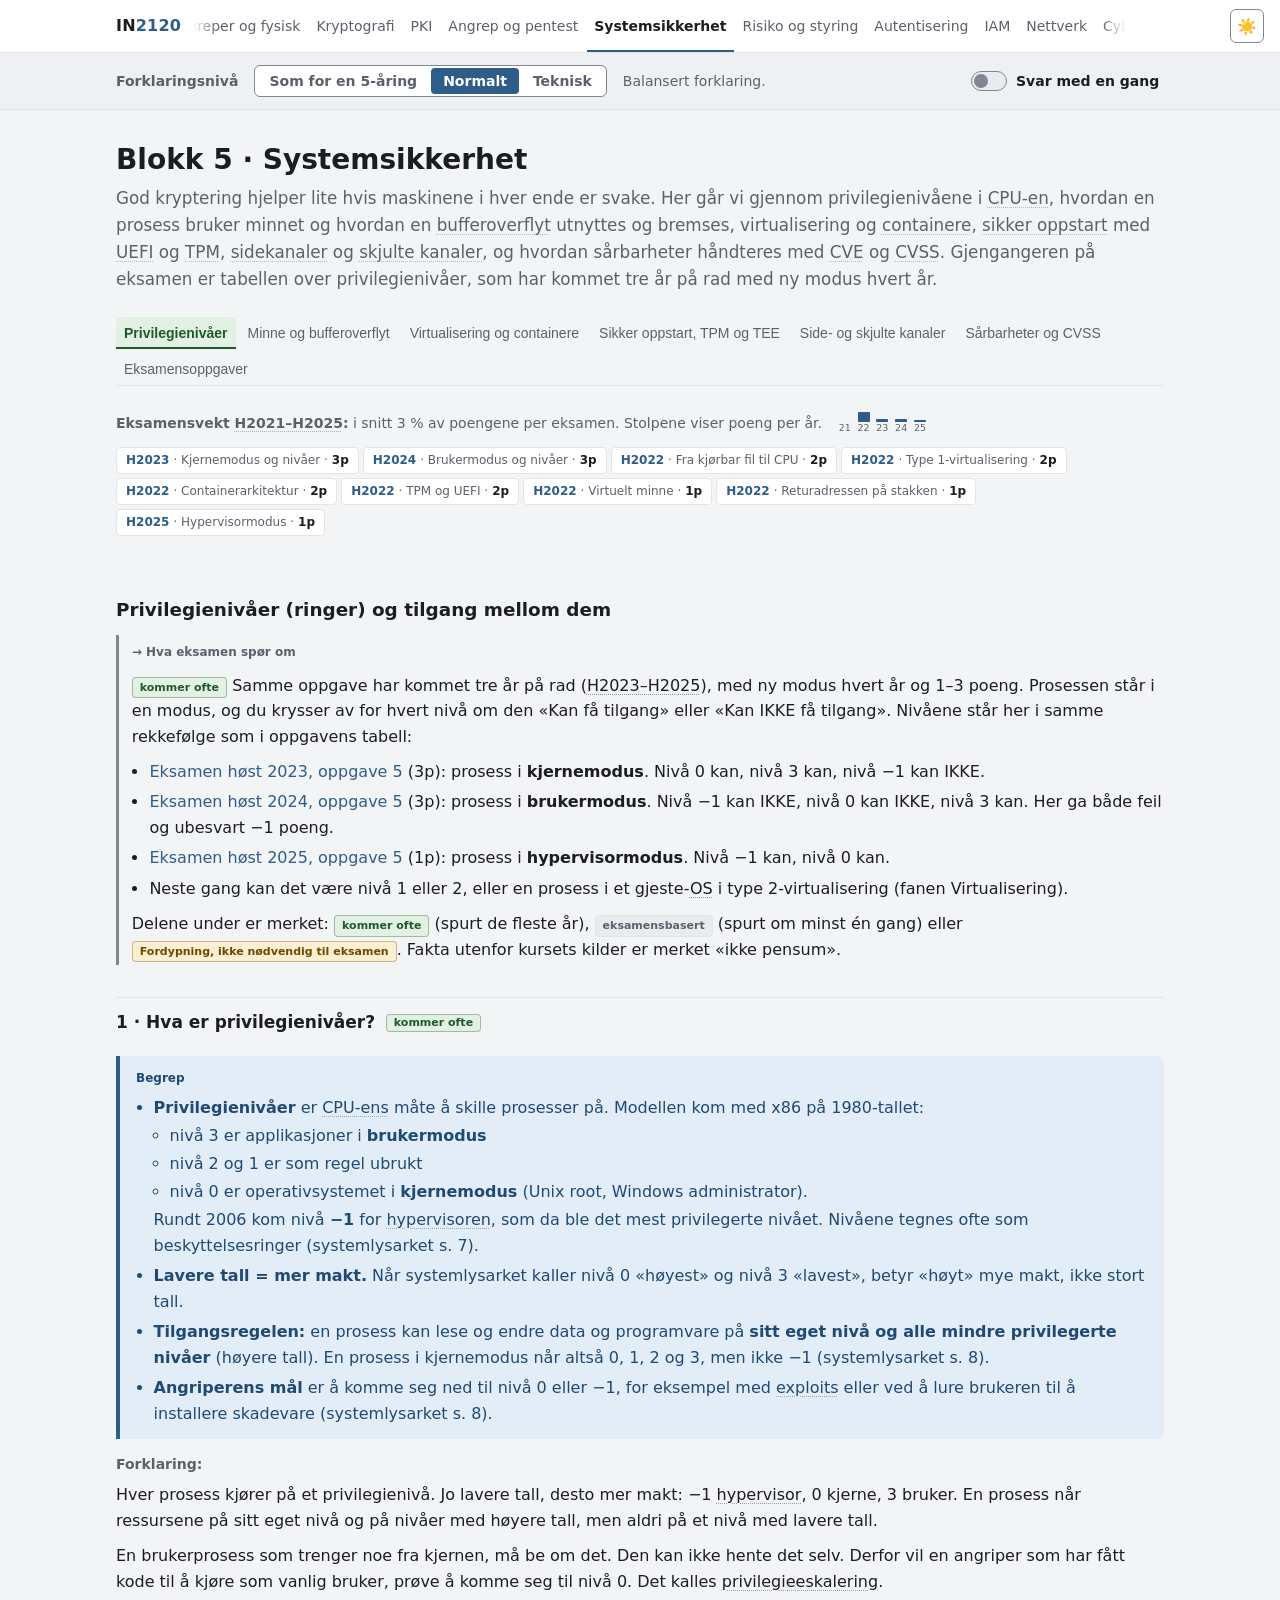
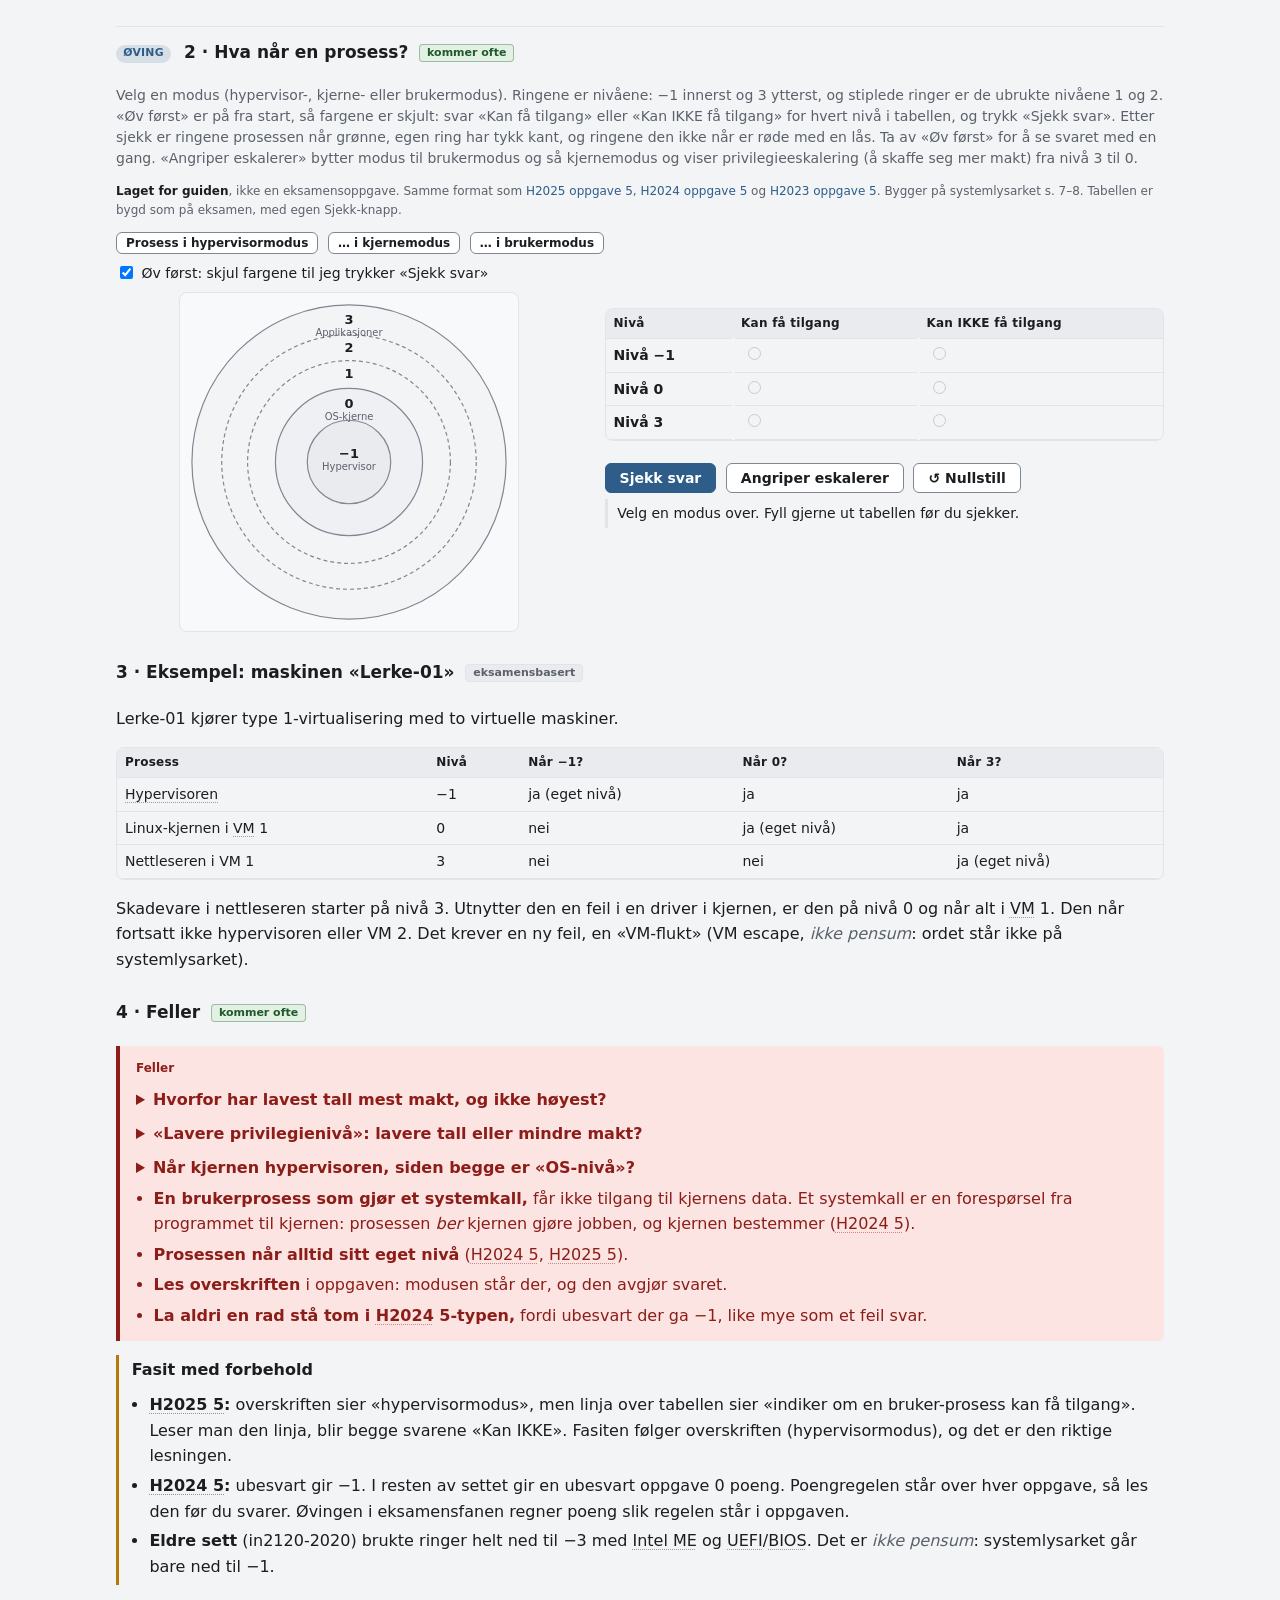
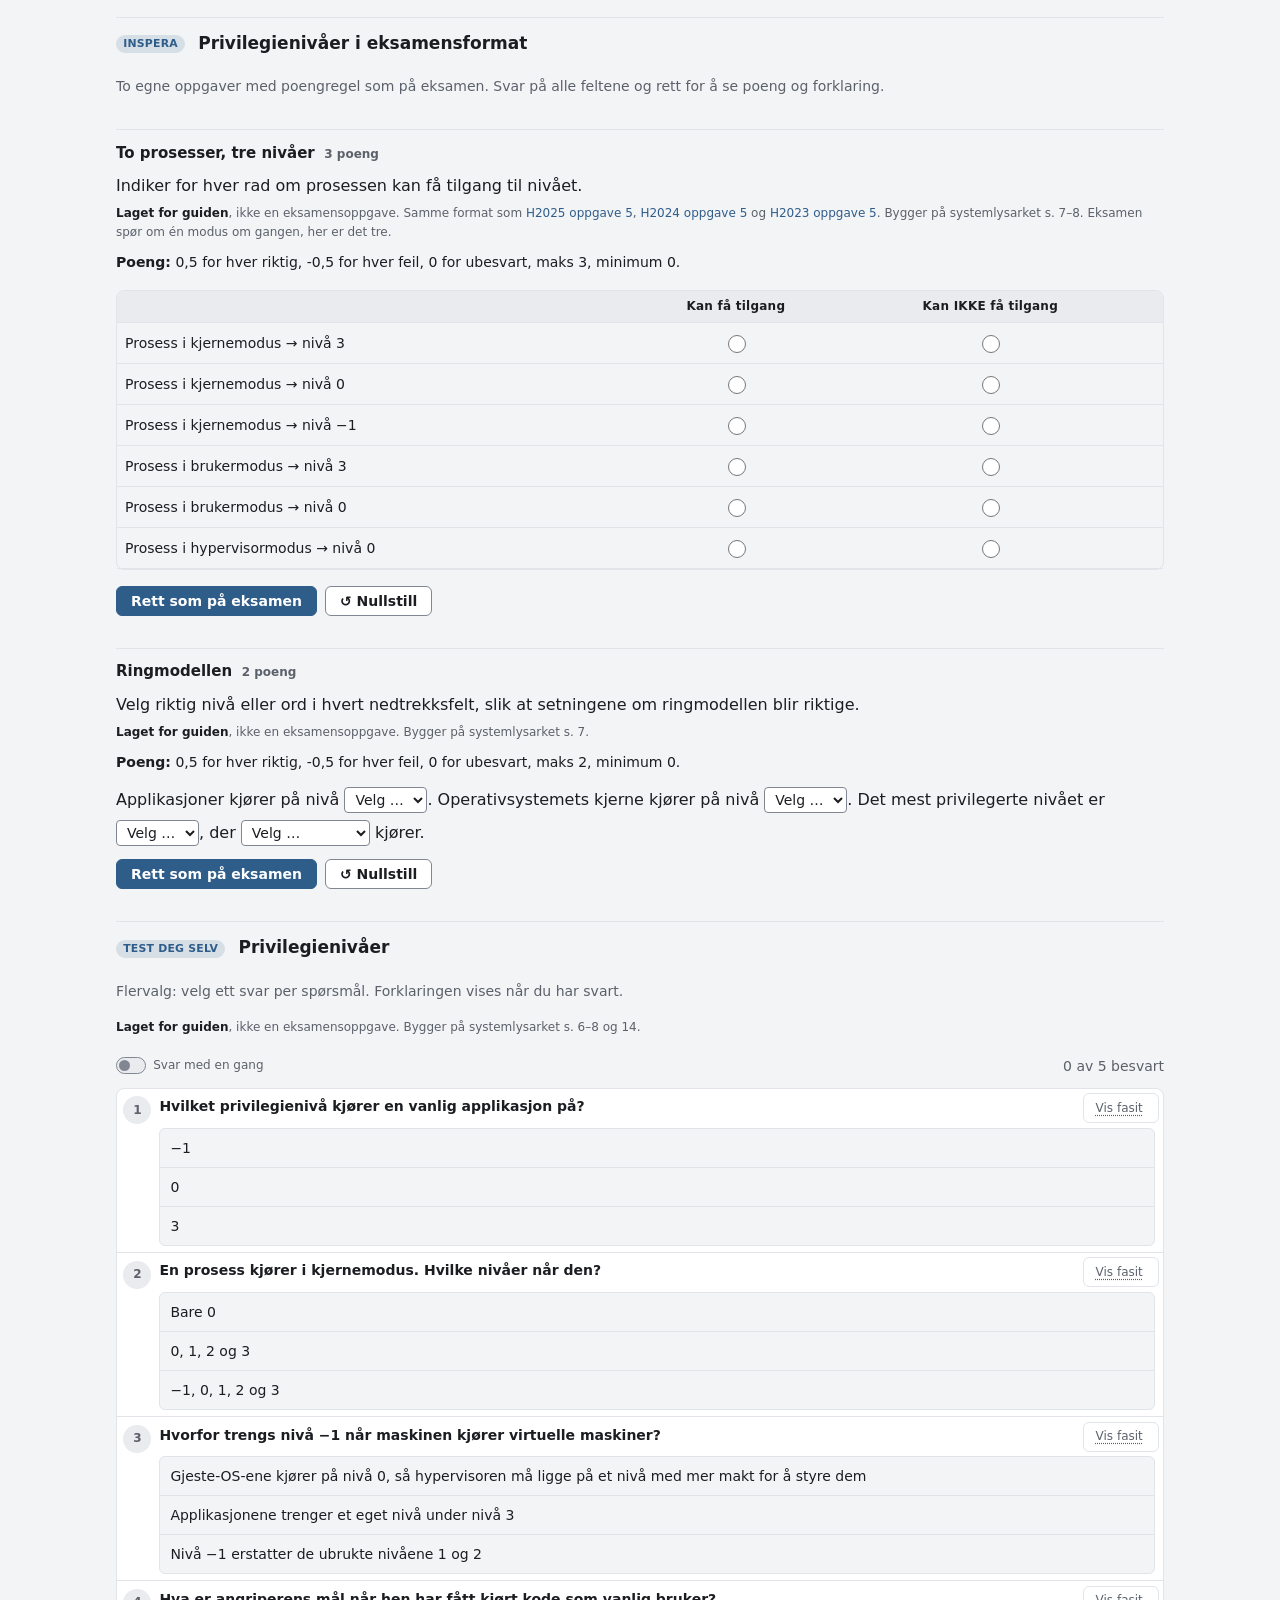
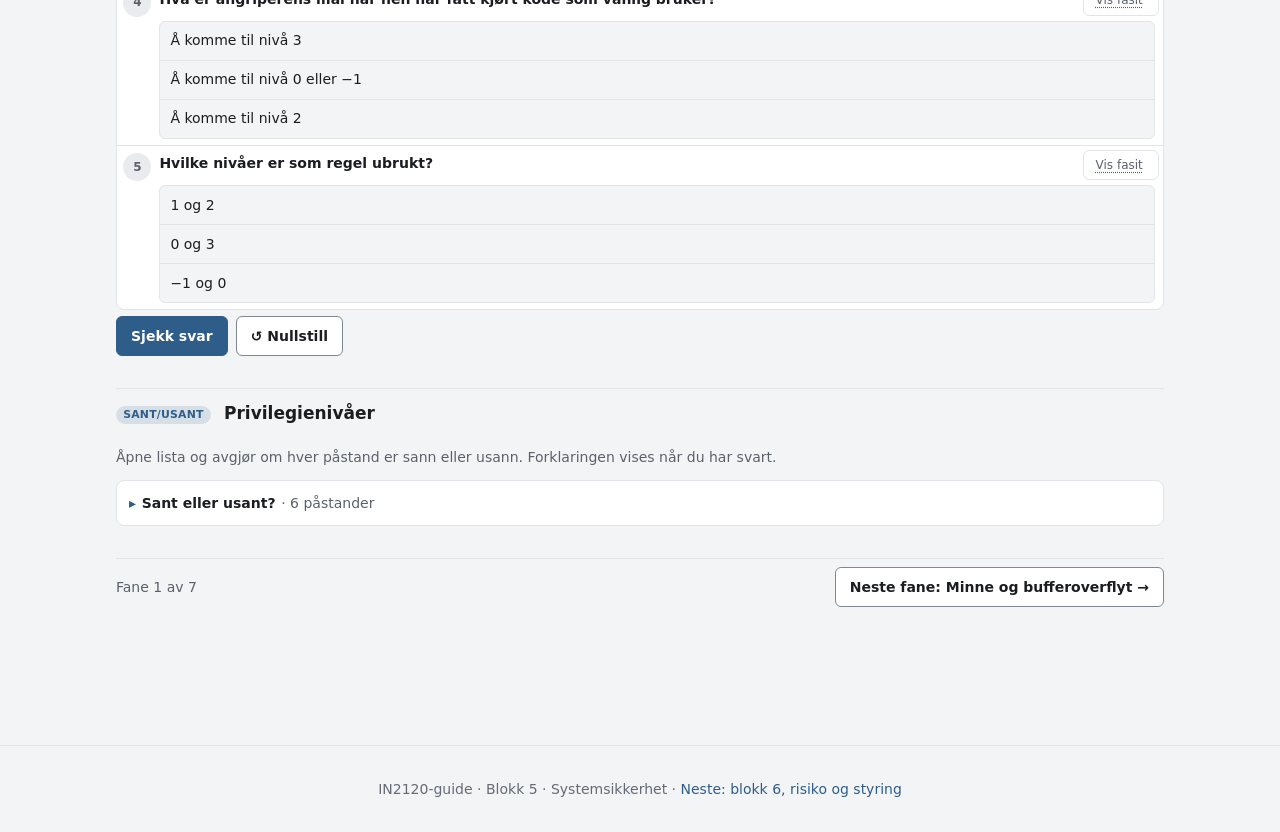
<file: 05-system.html>
<!doctype html>
<html lang="nb">
<head>
  <meta charset="utf-8">
  <meta name="viewport" content="width=device-width, initial-scale=1">
  <title>Blokk 5 · Systemsikkerhet · IN2120</title>
  <link rel="icon" href="data:,">
  <meta name="description" content="Systemsikkerhet i IN2120: privilegienivåer (ringer), prosess og virtuelt minne, bufferoverflyt med kanarifugl, NX og ASLR, virtualisering og containere, sikker oppstart med UEFI, TPM og TEE, sidekanaler og skjulte kanaler, og sårbarheter med zero-day og CVSS – med visualiseringer, øving og eksamensoppgavene.">
  <script>(function(){try{var d=document.documentElement;var t=localStorage.getItem('in-theme');if(t!=='dark'&&t!=='system')t='light';if(t!=='system')d.setAttribute('data-theme',t);var l=localStorage.getItem('in-level');if(l!=='eli5'&&l!=='teknisk')l='normal';d.setAttribute('data-level',l);}catch(e){document.documentElement.setAttribute('data-theme','light');document.documentElement.setAttribute('data-level','normal');}})();</script>
  <link rel="stylesheet" href="assets/css/styles.css?v=20261128g">
  <link rel="stylesheet" href="assets/css/viz.css?v=20261128g">
  <link rel="stylesheet" href="assets/css/figurer.css?v=20261128g">
  <link rel="stylesheet" href="assets/css/ovelse.css?v=20261128g">
  <link rel="stylesheet" href="assets/css/blokk-system.css?v=20261128g">
  <link rel="stylesheet" href="assets/css/begrep-tips.css?v=20261128g">
</head>
<body data-page="system">
  <a class="skip-link" href="#main">Hopp til innhold</a>
  <header id="topnav"></header>
  <main id="main" class="wrap">
    <div class="pagehead">
      <h1>Blokk 5 · Systemsikkerhet</h1>
      <p class="lead">God kryptering hjelper lite hvis maskinene i hver ende er svake. Her går vi gjennom privilegienivåene i CPU-en, hvordan en prosess bruker minnet og hvordan en bufferoverflyt utnyttes og bremses, virtualisering og containere, sikker oppstart med UEFI og TPM, sidekanaler og skjulte kanaler, og hvordan sårbarheter håndteres med CVE og CVSS. Gjengangeren på eksamen er tabellen over privilegienivåer, som har kommet tre år på rad med ny modus hvert år.</p>
    </div>

    <div class="tabs" role="tablist" aria-label="Systemsikkerhet">
      <button data-tab="ringer">Privilegienivåer</button>
      <button data-tab="minne">Minne og bufferoverflyt</button>
      <button data-tab="virt">Virtualisering og containere</button>
      <button data-tab="tiltrodd">Sikker oppstart, TPM og TEE</button>
      <button data-tab="kanaler">Side- og skjulte kanaler</button>
      <button data-tab="sarbarhet">Sårbarheter og CVSS</button>
      <button data-tab="eksamen">Eksamensoppgaver</button>
    </div>

    <div class="pagehead-info">
      <p class="blokk-vekt"><span class="bv-tekst"><b>Eksamensvekt H2021–H2025:</b> i snitt 3 % av poengene per eksamen. Stolpene viser poeng per år.</span></p>
      <div class="badges">
        <a class="badge" href="#fane=eksamen&amp;oppg=o-H2023-5"><b>H2023</b> · Kjernemodus og nivåer · <span class="pts">3p</span></a>
        <a class="badge" href="#fane=eksamen&amp;oppg=o-H2024-5"><b>H2024</b> · Brukermodus og nivåer · <span class="pts">3p</span></a>
        <a class="badge" href="#fane=eksamen&amp;oppg=o-H2022-2_1"><b>H2022</b> · Fra kjørbar fil til CPU · <span class="pts">2p</span></a>
        <a class="badge" href="#fane=eksamen&amp;oppg=o-H2022-2_4"><b>H2022</b> · Type 1-virtualisering · <span class="pts">2p</span></a>
        <a class="badge" href="#fane=eksamen&amp;oppg=o-H2022-2_5"><b>H2022</b> · Containerarkitektur · <span class="pts">2p</span></a>
        <a class="badge" href="#fane=eksamen&amp;oppg=o-H2022-2_6"><b>H2022</b> · TPM og UEFI · <span class="pts">2p</span></a>
        <a class="badge" href="#fane=eksamen&amp;oppg=o-H2022-2_2"><b>H2022</b> · Virtuelt minne · <span class="pts">1p</span></a>
        <a class="badge" href="#fane=eksamen&amp;oppg=o-H2022-2_3"><b>H2022</b> · Returadressen på stakken · <span class="pts">1p</span></a>
        <a class="badge" href="#fane=eksamen&amp;oppg=o-H2025-5"><b>H2025</b> · Hypervisormodus · <span class="pts">1p</span></a>
      </div>
    </div>

    <!-- ===================== 1 · PRIVILEGIENIVÅER ===================== -->
    <section data-panel="ringer">
      <h3>Privilegienivåer (ringer) og tilgang mellom dem</h3>
      <div class="callout snarvei"><span class="lbl">Hva eksamen spør om</span>
        <p><span class="tag tag-kjerne">kommer ofte</span> Samme oppgave har kommet tre år på rad (H2023–H2025), med ny modus hvert år og 1–3 poeng. Prosessen står i en modus, og du krysser av for hvert nivå om den «Kan få tilgang» eller «Kan IKKE få tilgang». Nivåene står her i samme rekkefølge som i oppgavens tabell:</p>
        <ul>
          <li><a href="#fane=eksamen&amp;oppg=o-H2023-5">Eksamen høst 2023, oppgave 5</a> (3p): prosess i <b>kjernemodus</b>. Nivå 0 kan, nivå 3 kan, nivå −1 kan IKKE.</li>
          <li><a href="#fane=eksamen&amp;oppg=o-H2024-5">Eksamen høst 2024, oppgave 5</a> (3p): prosess i <b>brukermodus</b>. Nivå −1 kan IKKE, nivå 0 kan IKKE, nivå 3 kan. Her ga både feil og ubesvart −1 poeng.</li>
          <li><a href="#fane=eksamen&amp;oppg=o-H2025-5">Eksamen høst 2025, oppgave 5</a> (1p): prosess i <b>hypervisormodus</b>. Nivå −1 kan, nivå 0 kan.</li>
          <li>Neste gang kan det være nivå 1 eller 2, eller en prosess i et gjeste-OS i type 2-virtualisering (fanen Virtualisering).</li>
        </ul>
        <p>Delene under er merket: <span class="tag tag-kjerne">kommer ofte</span> (spurt de fleste år), <span class="tag">eksamensbasert</span> (spurt om minst én gang) eller <span class="tag tag-fordyp">Fordypning, ikke nødvendig til eksamen</span>. Fakta utenfor kursets kilder er merket «ikke pensum».</p></div>

      <h4 class="sys-del">1 · Hva er privilegienivåer? <span class="tag tag-kjerne">kommer ofte</span></h4>
      <div class="callout begrep"><span class="lbl">Begrep</span>
        <ul>
          <li><b>Privilegienivåer</b> er CPU-ens måte å skille prosesser på. Modellen kom med x86 på 1980-tallet:
            <ul>
              <li>nivå 3 er applikasjoner i <b>brukermodus</b></li>
              <li>nivå 2 og 1 er som regel ubrukt</li>
              <li>nivå 0 er operativsystemet i <b>kjernemodus</b> (Unix root, Windows administrator).</li>
            </ul>
            Rundt 2006 kom nivå <b>−1</b> for hypervisoren, som da ble det mest privilegerte nivået. Nivåene tegnes ofte som beskyttelsesringer (systemlysarket s. 7).</li>
          <li><b>Lavere tall = mer makt.</b> Når systemlysarket kaller nivå 0 «høyest» og nivå 3 «lavest», betyr «høyt» mye makt, ikke stort tall.</li>
          <li><b>Tilgangsregelen:</b> en prosess kan lese og endre data og programvare på <b>sitt eget nivå og alle mindre privilegerte nivåer</b> (høyere tall). En prosess i kjernemodus når altså 0, 1, 2 og 3, men ikke −1 (systemlysarket s. 8).</li>
          <li><b>Angriperens mål</b> er å komme seg ned til nivå 0 eller −1, for eksempel med exploits eller ved å lure brukeren til å installere skadevare (systemlysarket s. 8).</li>
        </ul></div>
      <div id="ex-ringer"></div>

      <h4 class="ov-h"><span class="ov-tag">Øving</span> 2 · Hva når en prosess? <span class="tag tag-kjerne">kommer ofte</span></h4>
      <p class="ov-intro">Velg en modus (hypervisor-, kjerne- eller brukermodus). Ringene er nivåene: −1 innerst og 3 ytterst, og stiplede ringer er de ubrukte nivåene 1 og 2. «Øv først» er på fra start, så fargene er skjult: svar «Kan få tilgang» eller «Kan IKKE få tilgang» for hvert nivå i tabellen, og trykk «Sjekk svar». Etter sjekk er ringene prosessen når grønne, egen ring har tykk kant, og ringene den ikke når er røde med en lås. Ta av «Øv først» for å se svaret med en gang. «Angriper eskalerer» bytter modus til brukermodus og så kjernemodus og viser privilegieeskalering (å skaffe seg mer makt) fra nivå 3 til 0.</p>
      <div id="viz-ringer" data-modus="ringer"></div>

      <h4 class="sys-del">3 · Eksempel: maskinen «Lerke-01» <span class="tag">eksamensbasert</span></h4>
      <p>Lerke-01 kjører type 1-virtualisering med to virtuelle maskiner.</p>
      <div class="table-wrap"><table class="sys-ex">
        <thead><tr><th>Prosess</th><th>Nivå</th><th>Når −1?</th><th>Når 0?</th><th>Når 3?</th></tr></thead>
        <tbody>
          <tr><td>Hypervisoren</td><td>−1</td><td>ja (eget nivå)</td><td>ja</td><td>ja</td></tr>
          <tr><td>Linux-kjernen i VM 1</td><td>0</td><td>nei</td><td>ja (eget nivå)</td><td>ja</td></tr>
          <tr><td>Nettleseren i VM 1</td><td>3</td><td>nei</td><td>nei</td><td>ja (eget nivå)</td></tr>
        </tbody></table></div>
      <p>Skadevare i nettleseren starter på nivå 3. Utnytter den en feil i en driver i kjernen, er den på nivå 0 og når alt i VM 1. Den når fortsatt ikke hypervisoren eller VM 2. Det krever en ny feil, en «VM-flukt» (VM escape, <span class="sys-ukjent">ikke pensum</span>: ordet står ikke på systemlysarket).</p>

      <h4 class="sys-del">4 · Feller <span class="tag tag-kjerne">kommer ofte</span></h4>
      <div class="callout felle"><span class="lbl">Feller</span>
        <details class="grense"><summary>Hvorfor har lavest tall mest makt, og ikke høyest?</summary>
          <p>Modellen nummererer innenfra og ut. Innerst er mest beskyttet og mest privilegert. Ring 3 er ytterst og har minst makt (systemlysarket s. 7).</p></details>
        <details class="grense"><summary>«Lavere privilegienivå»: lavere tall eller mindre makt?</summary>
          <p>Mindre makt, altså <i>høyere</i> tall. Når systemlysarket s. 8 sier at en prosess når «samme eller lavere privilegienivå», betyr det eget nivå og nivåene med høyere tall.</p></details>
        <details class="grense"><summary>Når kjernen hypervisoren, siden begge er «OS-nivå»?</summary>
          <p>Nei. −1 er mer privilegert enn 0, og kjernen når bare 0 og oppover (H2023 5).</p></details>
        <ul>
          <li><b>En brukerprosess som gjør et systemkall,</b> får ikke tilgang til kjernens data. Et systemkall er en forespørsel fra programmet til kjernen: prosessen <i>ber</i> kjernen gjøre jobben, og kjernen bestemmer (H2024 5).</li>
          <li><b>Prosessen når alltid sitt eget nivå</b> (H2024 5, H2025 5).</li>
          <li><b>Les overskriften</b> i oppgaven: modusen står der, og den avgjør svaret.</li>
          <li><b>La aldri en rad stå tom i H2024 5-typen,</b> fordi ubesvart der ga −1, like mye som et feil svar.</li>
        </ul></div>
      <div class="sys-forbehold">
        <p><b>Fasit med forbehold</b></p>
        <ul>
          <li><b>H2025 5:</b> overskriften sier «hypervisormodus», men linja over tabellen sier «indiker om en bruker-prosess kan få tilgang». Leser man den linja, blir begge svarene «Kan IKKE». Fasiten følger overskriften (hypervisormodus), og det er den riktige lesningen.</li>
          <li><b>H2024 5:</b> ubesvart gir −1. I resten av settet gir en ubesvart oppgave 0 poeng. Poengregelen står over hver oppgave, så les den før du svarer. Øvingen i eksamensfanen regner poeng slik regelen står i oppgaven.</li>
          <li><b>Eldre sett</b> (in2120-2020) brukte ringer helt ned til −3 med Intel ME og UEFI/BIOS. Det er <span class="sys-ukjent">ikke pensum</span>: systemlysarket går bare ned til −1.</li>
        </ul></div>

      <h4 class="ov-h"><span class="ov-tag">Inspera</span> Privilegienivåer i eksamensformat</h4>
      <div class="ov-intro">To egne oppgaver med poengregel som på eksamen. Svar på alle feltene og rett for å se poeng og forklaring.</div>
      <p class="sys-q">Indiker for hver rad om prosessen kan få tilgang til nivået.</p>
      <div id="ov-system-1"></div>
      <p class="sys-q">Velg riktig nivå eller ord i hvert nedtrekksfelt, slik at setningene om ringmodellen blir riktige.</p>
      <div id="ov-system-2"></div>

      <h4 class="ov-h"><span class="ov-tag">Test deg selv</span> Privilegienivåer</h4>
      <p class="ov-intro">Flervalg: velg ett svar per spørsmål. Forklaringen vises når du har svart.</p>
      <div id="quiz-ringer"></div>
      <h4 class="ov-h"><span class="ov-tag">Sant/usant</span> Privilegienivåer</h4>
      <p class="ov-intro">Åpne lista og avgjør om hver påstand er sann eller usann. Forklaringen vises når du har svart.</p>
      <div id="tf-ringer"></div>
    </section>

    <!-- ===================== 2 · MINNE OG BUFFEROVERFLYT ===================== -->
    <section data-panel="minne">
      <h3>Prosess, virtuelt minne og bufferoverflyt</h3>
      <div class="callout snarvei"><span class="lbl">Hva eksamen spør om</span>
        <p><span class="tag">eksamensbasert</span> Eksamen høst 2022 hadde tre deloppgaver her (4 poeng til sammen), og eldre sett hadde en «velg fire» om bufferoverflyt. Ingen oppgave H2023–H2025.</p>
        <ul>
          <li><a href="#fane=eksamen&amp;oppg=o-H2022-2_1">Eksamen høst 2022, oppgave 2.1</a> (2p): fire nedtrekksfelt om hvordan et program kjøres. Svaret er <b>kjørbar fil → prosess → minnet → CPU</b>.</li>
          <li><a href="#fane=eksamen&amp;oppg=o-H2022-2_2">Eksamen høst 2022, oppgave 2.2</a> (1p), to påstander om virtuelt minne:
            <ul>
              <li>«To prosesser kan ikke ha samme virtuelle minneadresse» er <b>usant</b>, og</li>
              <li>«virtuelle minneområder fjerner buffer-overflow-sårbarheten» er <b>usant</b>.</li>
            </ul></li>
          <li><a href="#fane=eksamen&amp;oppg=o-H2022-2_3">Eksamen høst 2022, oppgave 2.3</a> (1p): angrepskoden ligger et annet sted i minnet, og du skal klikke på den delen av stakkfiguren angriperen må overskrive for å få den kjørt. Riktig område er <b>returadressen</b> i B()-rammen. Forrige rammepeker er et feil alternativ som ligner (se Feller).</li>
          <li>Eldre sett hadde «velg fire» om bufferoverflyt. De riktige var:
            <ul>
              <li>kan finnes med fuzzing (testing med mengder av tilfeldig eller misdannet input),</li>
              <li>er typisk del av en exploit,</li>
              <li>skriver mer enn variabelen har plass til, og</li>
              <li>er en bug.</li>
            </ul>
            «Kan forhindres med ASLR» var ikke riktig.</li>
        </ul>
        <p class="small">Merkene ved hver del: <span class="tag tag-kjerne">kommer ofte</span> = spurt de fleste år, <span class="tag">eksamensbasert</span> = spurt om minst én gang, <span class="tag tag-fordyp">Fordypning, ikke nødvendig til eksamen</span> = hjelper forståelsen, men blir ikke spurt om.</p></div>

      <h4 class="sys-del">1 · Prosess, minne og bufferoverflyt <span class="tag">eksamensbasert</span></h4>
      <div class="callout begrep"><span class="lbl">Begrep</span>
        <ul>
          <li><b>Systemarkitektur:</b> CPU-en utfører kode og regner på data. Disken lagrer programmer og data. Minnet holder aktiv kode og data for prosessene som kjører. ROM har statisk kode som UEFI, og koprosessorer som TPM støtter spesielle funksjoner. Alt henger sammen via systembussen (systemlysarket s. 3).</li>
          <li><b>Kjørbar fil → prosess:</b> den kjørbare fila på disken har instruksjonene. Når den startes, lager OS-et en prosess, setter av minne og laster inn kode og data, og CPU-en utfører instruksjonene (H2022 2.1).</li>
          <li><b>Virtuelt minne:</b> hver 32-bits prosess har sitt eget virtuelle adresserom på 4 GB. CPU-en oversetter virtuelle adresser til fysiske. Alle prosesser bruker det samme virtuelle adresseområdet, men får hver sine fysiske områder, og en prosess når bare sine egne. Uten ASLR (Address Space Layout Randomization, tilfeldig plassering i adresserommet) er adressene de samme hver gang prosessen kjører (systemlysarket s. 9).</li>
          <li><b>Minnekartet</b> fra lav til høy adresse: kodesegment (lese/kjøre), data og heap (lese/skrive), ledig minne, felles biblioteker (lese/kjøre), ledig minne og øverst stakken (lese/skrive) (systemlysarket s. 9).
            <ul>
              <li><b>Heap</b> er minnet programmet ber om underveis mens det kjører, for eksempel til en liste som vokser.</li>
              <li><b>Stakken</b> holder én <b>ramme</b> per funksjon som kjører: de lokale variablene og adressen programmet skal tilbake til når funksjonen er ferdig (returadressen).</li>
            </ul></li>
          <li><b>Bufferoverflyt:</b> programmet skriver mer data inn i en variabel (et buffer) enn den har plass til, så dataene renner over i nabominnet. På stakken kan det overskrive <b>returadressen</b>, og da kan angriperen styre hvor programmet fortsetter (H2022 2.3).</li>
          <li><b>Mottiltak</b> (systemlysarket s. 10):
            <ul>
              <li><b>NX</b> (No eXecute) merker stakken ikke-kjørbar. Da nekter CPU-en å kjøre kode som angriperen har lagt inn på stakken.</li>
              <li>En <b>stakk-kanarifugl</b> er en tilfeldig verdi på stakken som sjekkes før funksjonen returnerer. Den ligger mellom lokale variabler og returadressen; plasseringen er vanlig fagkunnskap, utover lysarkteksten.</li>
              <li><b>ASLR</b> legger stakk, heap og biblioteker på nye, tilfeldige adresser hver gang programmet starter. Da vet ikke angriperen hvilken adresse den falske returadressen skal peke på.</li>
            </ul>
            I tillegg: sikrere programmeringsspråk, statisk analyse og bedre kode (innebygd sikkerhet, DevSecOps).</li>
        </ul></div>
      <div id="ex-minne"></div>

      <h4 class="demo-h"><span class="ov-tag demo">Demo</span> 2 · Stakkrammen steg for steg <span class="tag">eksamensbasert</span></h4>
      <p class="ov-intro">Dette er en demo, ikke en oppgave: ingenting rettes. Den viser en modell av hvordan minnet ser ut, ikke angrepskode. Velg lengde på inputen og se hvilke felt som overskrives. Figuren viser høy adresse øverst, som H2022 2.3: B()-rammen har returadressen øverst, så forrige rammepeker, kanarifuglen (når den er på) og bufferet nederst. Felt som inputen har nådd, viser teksten i «» i stedet for den gamle verdien. I bufferet er det input som fikk plass, utenfor bufferet er det overflyt (rød kant og fet rød tekst). Feltet som skrives i steget, har en ramme. Knappene for kanarifugl, NX og ASLR viser «på» eller «av». Hver gang du slår et tiltak av eller på, startes programmet på nytt, og meldingen under knappene sier hva som er på. «Kjør programmet på nytt» gir ny kanariverdi, og med ASLR en ny plassering av stakken.</p>
      <div id="viz-stakk" data-modus="stakk"></div>

      <h4 class="sys-del">3 · Eksempel: «Bibliotekkiosk» <span class="tag">eksamensbasert</span></h4>
      <p>Funksjonen <code>les_navn()</code> har bufferet <code>navn[8]</code> og kopierer input uten lengdesjekk. Stakkrammen fra lav til høy adresse (32-bit, 4 byte per felt, med kanarifugl). <b>Forrige rammepeker</b> er adressen til rammen til funksjonen som kalte <code>les_navn()</code>, lagret så den kan hentes fram igjen ved retur:</p>
      <div class="table-wrap"><table class="sys-ex">
        <thead><tr><th>Byte</th><th>Innhold</th></tr></thead>
        <tbody>
          <tr><td>0–7</td><td><code>navn[0]</code> … <code>navn[7]</code></td></tr>
          <tr><td>8–11</td><td>kanarifugl, tilfeldig verdi <code>0x5be0c41d</code></td></tr>
          <tr><td>12–15</td><td>forrige rammepeker</td></tr>
          <tr><td>16–19</td><td>returadresse</td></tr>
        </tbody></table></div>
      <ul>
        <li><b>8 byte input:</b> alt får plass. Ingen overflyt.</li>
        <li><b>12 byte:</b> kanarifuglen overskrives. Sjekken ved retur feiler, og programmet avsluttes. Tilgjengeligheten rammes, men angriperen får ikke kontroll.</li>
        <li><b>20 byte:</b> returadressen overskrives.
          <ul>
            <li>Uten kanarifugl hopper programmet til adressen i byte 16–19.</li>
            <li>Med kanarifugl må angriperen gjette <code>0x5be0c41d</code> (opptil 2³² muligheter).</li>
            <li>Med NX kan ikke angrepskoden ligge i <code>navn[]</code>.</li>
            <li>Med ASLR vet angriperen ikke hvilken adresse som skal stå der.</li>
          </ul></li>
        <li><b>Den egentlige rettingen:</b> lengdesjekk, eller et språk med grensesjekk (systemlysarket s. 10: sikrere språk og bedre kode). I C kan det for eksempel gjøres med <code>fgets(navn, sizeof navn, stdin)</code>: funksjonen <code>fgets</code> leser fra tastaturet (<code>stdin</code>) og stopper når bufferet er fullt, fordi den får vite størrelsen (<code>sizeof navn</code>). Selve funksjonen er <span class="sys-ukjent">ikke pensum</span>.</li>
      </ul>

      <h4 class="sys-del">4 · Feller <span class="tag">eksamensbasert</span></h4>
      <div class="callout felle"><span class="lbl">Feller</span>
        <details class="grense"><summary>Hvorfor «kjørbar fil» og ikke «prosess» i første felt (H2022 2.1)?</summary>
          <p>Fila er det som ligger på disken med instruksjonene. Prosessen er det OS-et lager når fila startes. Rekkefølgen er kjørbar fil → prosess → minnet → CPU.</p></details>
        <details class="grense"><summary>Fjerner virtuelt minne bufferoverflyt?</summary>
          <p>Nei. Virtuelt minne skiller prosessene fra hverandre. Overflyten skjer <i>inne i én prosess</i>, i dens eget minne (H2022 2.2).</p></details>
        <details class="grense"><summary>Hvorfor returadressen og ikke forrige rammepeker (H2022 2.3)?</summary>
          <p>Ikke rammepekeren, fordi den bare forteller hvor den forrige rammen ligger. Returadressen bestemmer hvor programmet fortsetter når funksjonen er ferdig, og angrepskoden ligger et annet sted i minnet, så det er dit hoppet må styres. Rammepekeren ligger bare i veien mellom bufferet og returadressen. Treffer du bare den, får du feil oppførsel, ikke kontroll.</p></details>
        <ul>
          <li><b>To prosesser kan godt ha samme virtuelle adresse.</b> Adresserommene er separate (H2022 2.2, systemlysarket s. 9).</li>
          <li><b>Bufferoverflyt er ikke DDoS</b>, ikke «minnet er brukt opp» og ikke «data kommer for fort». Det er en programfeil der det skrives forbi en variabel.</li>
          <li><b>Kanarifuglen hindrer ikke overskrivingen.</b> Den <i>oppdager</i> den ved retur og avslutter programmet (systemlysarket s. 10).</li>
          <li><b>«ASLR forhindrer bufferoverflyt»</b> er feil. NX, kanarifugl og ASLR gjør <i>utnyttelse</i> vanskeligere. Feilen i koden er der fortsatt.</li>
        </ul></div>

      <h4 class="ov-h"><span class="ov-tag">Inspera</span> Minne og bufferoverflyt i eksamensformat</h4>
      <div class="ov-intro">To egne oppgaver med poengregel som på eksamen. Svar på alle feltene og rett for å se poeng og forklaring.</div>
      <p class="sys-q">Hvilket tiltak mot bufferoverflyt beskriver raden? Velg ett tiltak for hver rad.</p>
      <div id="ov-system-3"></div>
      <p class="sys-q">Velg 3 korrekte utsagn om bufferoverflyt.</p>
      <div id="ov-system-4"></div>


      <h4 class="ov-h"><span class="ov-tag">Test deg selv</span> Minne og bufferoverflyt</h4>
      <p class="ov-intro">Flervalg: velg ett svar per spørsmål. Forklaringen vises når du har svart.</p>
      <div id="quiz-minne"></div>
      <h4 class="ov-h"><span class="ov-tag">Sant/usant</span> Minne og bufferoverflyt</h4>
      <p class="ov-intro">Åpne lista og avgjør om hver påstand er sann eller usann. Forklaringen vises når du har svart.</p>
      <div id="tf-minne"></div>
    </section>

    <!-- ===================== 3 · VIRTUALISERING ===================== -->
    <section data-panel="virt">
      <h3>Virtualisering og containere</h3>
      <div class="callout snarvei"><span class="lbl">Hva eksamen spør om</span>
        <ul>
        <p><span class="tag">eksamensbasert</span> Eksamen høst 2022 hadde to dra-oppgaver om lagene (4 poeng til sammen). Ingen oppgave H2023–H2025. Du drar boksene inn i fire felt, og lagene leses fra toppen og ned:</p>
        <ul>
          <li><a href="#fane=eksamen&amp;oppg=o-H2022-2_4">Eksamen høst 2022, oppgave 2.4</a> (2p): type 1 fra topp til bunn: <b>App → Gjeste-OS → Hypervisor → Maskinvare</b>. Seks bokser til fire felt, så to av dem skal ikke brukes.</li>
          <li><a href="#fane=eksamen&amp;oppg=o-H2022-2_5">Eksamen høst 2022, oppgave 2.5</a> (2p): container fra topp til bunn: <b>Kontainer → Docker Engine → Vert-OS → Maskinvare</b>. Fire bokser til fire felt.</li>
          <li>Eldre sett spurte om ringnumrene i type 1 og type 2 og om påstander om VM-er og sikkerhet. Type 2-ringene er derfor en sannsynlig ny variant.</li>
        </ul>
        <p class="small">Merkene ved hver del: <span class="tag tag-kjerne">kommer ofte</span> = spurt de fleste år, <span class="tag">eksamensbasert</span> = spurt om minst én gang, <span class="tag tag-fordyp">Fordypning, ikke nødvendig til eksamen</span> = hjelper forståelsen, men blir ikke spurt om.</p></div>

      <h4 class="sys-del">1 · VM-er, hypervisor og containere <span class="tag">eksamensbasert</span></h4>

      <div class="callout begrep"><span class="lbl">Begrep</span>
        <ul>
          <li><b>Virtuell maskin (VM):</b> programvare som oppfører seg som en hel maskin med eget OS og egne apper. Flere VM-er deler én fysisk maskin gjennom en <b>hypervisor</b> (systemlysarket s. 12).</li>
          <li><b>Tradisjonell stakk:</b> maskinvare → OS (nivå 0) → apper (nivå 3) (systemlysarket s. 13).</li>
          <li><b>Type 1 (native):</b> hypervisoren kjører rett på maskinvaren på nivå −1. Gjeste-OS-ene kjører på nivå 0, slik de er laget for, og appene på 3. Den mest direkte og effektive formen (systemlysarket s. 14).</li>
          <li><b>Type 2 (vertsbasert):</b> hypervisoren installeres som et vanlig program på et vertsoperativsystem på nivå 0. Lett å installere, men mer overhead enn type 1, fordi verts-OS-et styrer ressursene og I/O går gjennom vertens drivere (systemlysarket s. 15).</li>
          <li><b>Container (Docker Engine):</b> en enhet med koden og alle avhengighetene (binærfiler og biblioteker), som kan flyttes mellom plattformer. Det trengs ikke noe gjeste-OS. Containere <b>deler kjerne med verten</b>, og isolasjonen er derfor svakere enn for VM-er (systemlysarket s. 16–17).</li>
          <li><b>Bruk:</b> skyleverandører gir hver kunde sin egen VM på delt maskinvare. Testing og skadevareanalyse gjøres i isolerte omgivelser med snapshot og tilbakerulling (systemlysarket s. 18).</li>
          <li><b>Sikkerhetsmål</b> (systemlysarket s. 19): gjestene må
            <ul>
              <li>ikke kunne nå eller påvirke hverandre</li>
              <li>ikke kunne påvirke hypervisoren</li>
              <li>ikke kunne oppdage at de er virtualisert.</li>
            </ul></li>
        </ul></div>
      <div id="ex-virt"></div>

      <h4 class="ov-h"><span class="ov-tag">Øving</span> 2 · Bygg stablene <span class="tag">eksamensbasert</span></h4>
      <p class="ov-intro">Velg arkitektur og plasser boksene fra banken i riktig lag, slik H2022 2.4 og 2.5 spør. Lagene leses fra toppen og ned, som på eksamen. «Sjekk svar» viser nivåtallene. Ved siden av stabelen (på mobil under) står de tre sikkerhetsmålene. «Angrep fra gjest» er en av/på-bryter: slått på viser den hva som skiller naboene, og om hvert mål holder (grønn kant), svikter (rød kant) eller ikke vises i scenarioet (grå). Når du bytter arkitektur, slås den av.</p>
      <div id="viz-lag" data-modus="lag"></div>

      <h4 class="sys-del">3 · Eksempel: Lerkedal kommune <span class="tag">eksamensbasert</span></h4>
      <div class="table-wrap"><table class="sys-ex">
        <thead><tr><th>Behov</th><th>Valg</th><th>Lag fra topp til bunn</th><th>Hvorfor</th></tr></thead>
        <tbody>
          <tr><td>Skytjener med VM-er for 40 kunder</td><td>Type 1</td><td>Apper (3) → gjeste-OS (0) → hypervisor (−1) → maskinvare</td><td>Mest effektiv. Sterk isolasjon mellom kundene</td></tr>
          <tr><td>Analytikeren vil åpne et mistenkelig vedlegg på laptopen</td><td>Type 2</td><td>App → gjeste-OS → hypervisor → verts-OS (0) → maskinvare</td><td>Lett å installere. Snapshot og tilbakerulling etter testen</td></tr>
          <tr><td>15 mikrotjenester for bibliotekets nettsted</td><td>Containere</td><td>Containere → Docker Engine → verts-OS → maskinvare</td><td>Lette og flyttbare. Svakere isolasjon, men alle er kommunens egne tjenester</td></tr>
        </tbody></table></div>
      <p>Ville Lerkedal kjørt <i>kundenes</i> containere side om side på samme vert, kunne en kjernefeil latt én kunde nå en annen. Da er VM-er det tryggere valget.</p>

      <h4 class="sys-del">4 · Feller <span class="tag">eksamensbasert</span></h4>
      <div class="callout felle"><span class="lbl">Feller</span>
        <details class="grense"><summary>Hvorfor har type 1 ikke noe verts-OS?</summary>
          <p>I type 1 kjører hypervisoren rett på maskinvaren. Verts-OS-et under hypervisoren er det som kjennetegner type 2 (H2022 2.4).</p></details>
        <details class="grense"><summary>Kjører gjeste-OS-ene på −1 i type 1?</summary>
          <p>Nei, på 0, slik de er laget for. Hypervisoren er på −1 og er mer privilegert enn gjestene den styrer (systemlysarket s. 14).</p></details>
        <details class="grense"><summary>Hvorfor er type 2 tregere, når den er enklere?</summary>
          <p>Enklere å installere, ikke enklere å kjøre. Verts-OS-et styrer ressursene, og I/O går gjennom vertens drivere. Det gir mer overhead (systemlysarket s. 15).</p></details>
        <ul>
          <li><b>Containere har ikke eget gjeste-OS.</b> De deler kjernen til verts-OS-et (H2022 2.5).</li>
          <li><b>Containere isolerer ikke like godt som VM-er</b> (systemlysarket s. 17).</li>
          <li><b>VM-er er ikke immune mot virus</b> og hindrer ikke sosial manipulering. Skadevaren kan fortsatt kjøre inne i gjesten.</li>
          <li><b>Gjesten skal ikke vite at den er virtualisert.</b> Det er et av målene.</li>
          <li><b>Ikke bruk alle boksene i type 1.</b> H2022 2.4 har seks bokser til fire felt. Kontainer og Docker Engine er feil alternativer som ligner, fordi de hører til containerarkitekturen. I 2.5 er det fire bokser til fire felt, så alle brukes.</li>
        </ul></div>

      <div class="sys-forbehold">
        <p><b>Forbehold</b></p>
        <ul>
          <li><b>Ringene i type 2:</b> Systemlysarket s. 15 og eldre fasit setter hypervisor, gjeste-OS og apper på nivå 3 og verts-OS-et på 0. Guiden følger figuren, og det er det du svarer på eksamen. Systemlysarket s. 15 nevner også at type 2 bruker maskinvarestøtte for virtualisering (VT-x hos Intel, AMD-V hos AMD: instruksjoner i CPU-en som lar en hypervisor kjøre gjester effektivt), selv om figuren setter hypervisoren på nivå 3.</li>
          <li><span class="sys-ukjent">Ikke pensum:</span> i praksis installerer en type 2-hypervisor en driver i verts-OS-ets kjerne, som kjører på nivå 0 og bruker VT-x/AMD-V. Det står ikke på systemlysarket.</li>
          <li><span class="sys-ukjent">Ikke pensum:</span> containere isoleres av kjernen med <b>navnerom</b> (namespaces: hver container ser bare sine egne prosesser, filer og nettverk) og <b>cgroups</b> (control groups: grenser for hvor mye CPU og minne hver container får bruke). Det står ikke på systemlysarket.</li>
        </ul></div>

      <h4 class="ov-h"><span class="ov-tag">Inspera</span> Virtualisering og containere i eksamensformat</h4>
      <div class="ov-intro">To egne oppgaver med poengregel som på eksamen. Svar på alle feltene og rett for å se poeng og forklaring.</div>
      <p class="sys-q">Her brukes type 2 (vertsbasert) virtualisering. Vis arkitekturen ved å plassere de rette elementene, fra øverste til nederste lag.</p>
      <div id="ov-system-5"></div>
      <p class="sys-q">Gjelder egenskapen bare en type 1-VM, bare en container, begge eller ingen? Velg ett svar for hver rad.</p>
      <div id="ov-system-6"></div>


      <h4 class="ov-h"><span class="ov-tag">Test deg selv</span> Virtualisering og containere</h4>
      <p class="ov-intro">Flervalg: velg ett svar per spørsmål. Forklaringen vises når du har svart.</p>
      <div id="quiz-virt"></div>
      <h4 class="ov-h"><span class="ov-tag">Sant/usant</span> Virtualisering og containere</h4>
      <p class="ov-intro">Åpne lista og avgjør om hver påstand er sann eller usann. Forklaringen vises når du har svart.</p>
      <div id="tf-virt"></div>
    </section>

    <!-- ===================== 4 · TILTRODD BEREGNING ===================== -->
    <section data-panel="tiltrodd">
      <h3>Tiltrodd beregning: sikker oppstart, TPM og TEE</h3>
      <div class="callout snarvei"><span class="lbl">Hva eksamen spør om</span>
        <p><span class="tag">eksamensbasert</span> Eksamen høst 2022 hadde én matriseoppgave (2 poeng), og eldre sett spurte om TPM. Ingen oppgave H2023–H2025. Radene står her i oppgavens rekkefølge:</p>
        <ul>
          <li><a href="#fane=eksamen&amp;oppg=o-H2022-2_6">Eksamen høst 2022, oppgave 2.6</a> (2p): for hver påstand velger du en av kolonnene Begge, Bare TPM, Ingen og Bare UEFI.
            <ul>
              <li>«Tillitskjede basert på sertifikat i firmware» → <b>Bare UEFI</b>,</li>
              <li>«kan brukes til å støtte autentisering» → <b>Bare TPM</b>,</li>
              <li>«erstatter BIOS» → <b>Bare UEFI</b>,</li>
              <li>«kan brukes for å bedre sikkerhet ved oppstart» → <b>Begge</b>.</li>
            </ul></li>
          <li>Eldre sett spurte om TPM-ens tre tjenester (målt oppstart, forseglet lagring, fjernattestering) og om forskjellen på målt og sikker oppstart. En kort fritekst er mulig.</li>
        </ul>
        <p class="small">Merkene ved hver del: <span class="tag tag-kjerne">kommer ofte</span> = spurt de fleste år, <span class="tag">eksamensbasert</span> = spurt om minst én gang, <span class="tag tag-fordyp">Fordypning, ikke nødvendig til eksamen</span> = hjelper forståelsen, men blir ikke spurt om.</p></div>

      <h4 class="sys-del">1 · Tiltrodd beregning, UEFI, TPM og TEE <span class="tag">eksamensbasert</span></h4>

      <div class="callout begrep"><span class="lbl">Begrep</span>
        <ul>
          <li><b>Tiltrodd beregning</b> (trusted computing): deler av sikkerheten er forankret i maskinvare, fordi maskinvare regnes som mer robust mot angrep enn programvare. Eksempler: sikker oppstart med UEFI, TPM og TEE (systemlysarket s. 20).</li>
          <li><b>UEFI og sikker oppstart</b> (systemlysarket s. 21): UEFI erstatter BIOS og styrer oppstarten. UEFI-koden ligger i flashminne, og programmodulene for oppstart er digitalt signert. Startknapp → CPU kjører UEFI-kode fra firmware → verifiserer signaturen på UEFI-driverne → laster dem → kjører dem, og de laster OS-et → OS-et overtar.</li>
          <li><b>db, dbx og PK:</b> signaturene sjekkes mot en liste over godkjente nøkler (<b>db</b>) og en svarteliste (<b>dbx</b>). Plattformnøkkelen (<b>PK</b>) beskytter listene mot endring og er tillitsankeret. Feil signatur → oppstarten avbrytes.</li>
          <li><b>TPM</b> (Trusted Platform Module): en sikkerhetsbrikke (koprosessor) i de fleste moderne PC-er. Den støtter <b>målt oppstart</b> (registrerer hva som startes), <b>attestering</b> (beviser oppstartstilstanden overfor en tredjepart) og <b>forsegling av nøkler</b>, for eksempel diskkrypteringsnøkkelen til BitLocker, diskkrypteringen i Windows (systemlysarket s. 22). Forsegling betyr at nøkkelen er låst til målingene fra oppstarten: TPM-en gir den bare ut igjen når oppstarten måles likt som da nøkkelen ble forseglet.</li>
          <li><b>Sikker oppstart stopper ukjent kode. Målt oppstart registrerer den</b> (systemlysarket s. 22).</li>
          <li><b>TEE</b> (Trusted Execution Environment): data og beregninger beskyttes av maskinvare i prosessoren. Selv et kompromittert OS eller en kompromittert hypervisor skal ikke kunne lese dataene. Eksempler: ARM TrustZone i mobiler, Intel SGX/TDX og AMD SEV i skyen (systemlysarket s. 23).</li>
        </ul></div>
      <div id="ex-tiltrodd"></div>

      <h4 class="demo-h"><span class="ov-tag demo">Demo</span> 2 · Oppstarten, TPM-loggen og BitLocker <span class="tag">eksamensbasert</span></h4>
      <p class="ov-intro">Dette er en demo, ikke en oppgave: scenarioknappene velger hvilket tilfelle som vises, og ingenting rettes. Til venstre står tillitsankeret (PK, db og dbx), og lista som brukes i scenarioet er markert. I midten er flyten i UEFI-sikker oppstart, med TPM-ens målinger i stripa under. Til høyre ser du om BitLocker-nøkkelen frigis. «Attester» lar maskinen sende de TPM-signerte målingene til kommunens VPN-tjener, som sammenligner dem med forventede verdier og godkjenner eller avviser maskinen. Svaret nullstilles når du bytter scenario. Hashverdiene er korte leketøysverdier.</p>
      <div id="viz-oppstart" data-modus="oppstart"></div>

      <h4 class="sys-del">3 · Eksempel: laptopen «LK-0417» <span class="tag">eksamensbasert</span></h4>
      <p class="case-ctx" data-case="lerkedal">LK-0417 er en av kommunens bærbare PC-er, med sikker oppstart og BitLocker. Kommunens VPN-tjener sjekker maskinen med attestering.</p>
      <div class="table-wrap"><table class="sys-ex">
        <thead><tr><th>Scenario</th><th>Sikker oppstart (UEFI)</th><th>Målt oppstart (TPM)</th><th>BitLocker</th></tr></thead>
        <tbody>
          <tr><td>Normal oppstart med signert oppstartslaster</td><td>Signatur i db → fortsetter</td><td>Målingene stemmer</td><td>Nøkkelen frigis</td></tr>
          <tr><td>Rootkit bytter lasteren med en usignert fil</td><td>Feil signatur → <b>avbrytes</b></td><td>Rekker ikke å skje</td><td>–</td></tr>
          <tr><td>Signert, men kjent sårbar laster (hashen står i dbx)</td><td>Svartelistet → <b>avbrytes</b></td><td>–</td><td>–</td></tr>
          <tr><td>Sikker oppstart slått av, og en endret laster startes</td><td>Ingen sjekk</td><td>Målingen er annerledes</td><td><b>Nøkkelen frigis ikke</b>, gjenopprettings&shy;nøkkel kreves</td></tr>
          <tr><td>Kommunens VPN-tjener spør om maskinen er ren</td><td>–</td><td><b>Attestering:</b> TPM-signerte målinger sendes</td><td>–</td></tr>
        </tbody></table></div>

      <h4 class="sys-del">4 · Feller <span class="tag">eksamensbasert</span></h4>
      <div class="callout felle"><span class="lbl">Feller</span>
        <details class="grense"><summary>Er UEFI en sikkerhetsbrikke?</summary>
          <p>Nei. UEFI er firmware (programvare i flashminne) som erstatter BIOS. TPM er brikken (H2022 2.6).</p></details>
        <details class="grense"><summary>Er db svartelisten?</summary>
          <p>Nei, db er godkjente nøkler. dbx er svartelisten. Tenk «x» for utelukket (systemlysarket s. 21).</p></details>
        <details class="grense"><summary>Stopper TPM oppstarten når koden er feil?</summary>
          <p>Nei, det gjør UEFI-sikker oppstart. TPM måler og registrerer. Effekten kommer etterpå: forseglede nøkler slippes ikke ut, og attesteringen avslører avviket.</p></details>
        <ul>
          <li><b>Tiltrodd betyr ikke feilfritt.</b> Det betyr at sikkerheten er forankret i maskinvare, som regnes som mer robust.</li>
          <li><b>TPM erstatter ikke BIOS.</b> Det gjør UEFI.</li>
          <li><b>TEE beskytter ikke mot alt.</b> Systemlysarket sier bare at OS og hypervisor ikke skal kunne lese dataene.</li>
        </ul></div>

      <div class="sys-forbehold">
        <p><b>Fasit med forbehold (H2022 2.6)</b></p>
        <ul>
          <li><b>Rad 1, «tillitskjede basert på sertifikat i firmware» → Bare UEFI:</b> målt oppstart med TPM er også en kjede, men den bygger på målinger (hasher), ikke på sertifikater i firmware. Fasiten holder med ordet «sertifikat».</li>
          <li><b>Rad 2, «støtte autentisering» → Bare TPM:</b> litt tvilsom. UEFI-sikker oppstart verifiserer digitale signaturer, og det er dataautentisering av oppstartskoden. Med den lesningen kunne «Begge» forsvares. Fasiten tenker trolig på brukerautentisering og maskinidentitet med nøkler i TPM-en. Lær «Bare TPM».</li>
          <li><span class="sys-ukjent">Ikke pensum</span> (står ikke i kildene for 2026):
            <ul>
              <li>TPM-en lagrer målingene i egne registre, PCR (Platform Configuration Register). Et PCR kan bare utvides med en ny måling, aldri settes til en valgfri verdi, så skadevare kan ikke viske ut sporet etterpå.</li>
              <li>TCB (Trusted Computing Base) er alle delene av systemet som sikkerheten avhenger av: maskinvare, firmware og programvare. Er én av dem kompromittert, holder ikke sikkerheten.</li>
            </ul></li>
        </ul></div>

      <h4 class="ov-h"><span class="ov-tag">Inspera</span> Sikker oppstart, TPM og TEE i eksamensformat</h4>
      <div class="ov-intro">To egne oppgaver med poengregel som på eksamen. Svar på alle feltene og rett for å se poeng og forklaring.</div>
      <p class="sys-q">Hvilken teknologi beskriver raden? Les kolonneoverskriftene: rekkefølgen er den samme som i H2022 2.6.</p>
      <div id="ov-system-7"></div>
      <p class="sys-q">Velg riktig ord i hvert nedtrekksfelt, slik at teksten om sikker oppstart og TPM blir riktig.</p>
      <div id="ov-system-8"></div>


      <h4 class="ov-h"><span class="ov-tag">Test deg selv</span> Sikker oppstart, TPM og TEE</h4>
      <p class="ov-intro">Flervalg: velg ett svar per spørsmål. Forklaringen vises når du har svart.</p>
      <div id="quiz-tiltrodd"></div>
      <h4 class="ov-h"><span class="ov-tag">Sant/usant</span> Sikker oppstart, TPM og TEE</h4>
      <p class="ov-intro">Åpne lista og avgjør om hver påstand er sann eller usann. Forklaringen vises når du har svart.</p>
      <div id="tf-tiltrodd"></div>
    </section>

    <!-- ===================== 5 · KANALER ===================== -->
    <section data-panel="kanaler">
      <h3>Sidekanaler og skjulte kanaler</h3>
      <div class="callout snarvei"><span class="lbl">Hva eksamen spør om</span>
        <p><span class="tag">eksamensbasert</span> Eksamen høst 2021 hadde én matriseoppgave (2 poeng). Ingen oppgave H2022–H2025, men lysarket fikk to nye sider om kanalene i 2026, så de kan komme igjen. Radene står her i oppgavens rekkefølge:</p>
        <ul>
          <li><a href="04-angrep.html#fane=eksamen&amp;oppg=o-H2021-2_2">Eksamen høst 2021, oppgave 2.2</a> (2p, ligger i banken for blokk 4): for hver rad velger du en av kolonnene Skjult kanal, Ingen, MitM og Sidekanal. MitM (man-in-the-middle) er en angriper som sitter mellom to parter og videresender trafikken.
            <ul>
              <li>«Kryptert forbindelse gjennom TOR» → <b>Ingen</b>,</li>
              <li>«opptre som både avsender og mottager i en kryptert forbindelse» → <b>MitM</b>,</li>
              <li>«måle variasjon av tidsbruk ved kryptering med ulike nøkkelverdier» → <b>Sidekanal</b>,</li>
              <li>«kalle funksjoner med ulike tidsbruk med hensikt at det kan måles utenfor systemet» → <b>Skjult kanal</b>.</li>
            </ul></li>
        </ul>
        <p class="small">Merkene ved hver del: <span class="tag tag-kjerne">kommer ofte</span> = spurt de fleste år, <span class="tag">eksamensbasert</span> = spurt om minst én gang, <span class="tag tag-fordyp">Fordypning, ikke nødvendig til eksamen</span> = hjelper forståelsen, men blir ikke spurt om.</p></div>

      <h4 class="sys-del">1 · Sidekanal og skjult kanal <span class="tag">eksamensbasert</span></h4>

      <div class="callout begrep"><span class="lbl">Begrep</span>
        <ul>
          <li><b>Sidekanal:</b> en <b>utilsiktet</b> informasjonslekkasje som kommer av den fysiske implementasjonen, ikke av selve grensesnittet. Angriperen observerer bieffekter og trekker slutninger om hemmelige data. Eksempler: tidsforbruk (ulik behandlingstid kan avsløre bit i en kryptonøkkel), strømforbruk, lyd og elektromagnetisk stråling (systemlysarket s. 24).</li>
          <li><b>Skjult kanal:</b> en mekanisme som <b>ikke er laget for kommunikasjon</b>, men som <b>misbrukes bevisst</b> til å overføre informasjon mellom parter som ikke har lov til å utveksle dataene. Båndbredden er typisk svært lav. Eksempler (systemlysarket s. 25):
            <ul>
              <li>viftestøy eller blinkende lysdioder fra isolerte maskiner (air-gappede maskiner, som ikke er koblet til noe nettverk)</li>
              <li>to mobilapper som «snakker» via volumet</li>
              <li>DNS-tunnelering forbi brannmuren.</li>
            </ul></li>
          <li><b>TEMPEST</b> er avlytting av elektromagnetisk stråling, altså en sidekanal (lysarket om fysisk sikkerhet s. 30).</li>
        </ul></div>
      <div id="ex-kanaler"></div>

      <h4 class="ov-h"><span class="ov-tag">Øving</span> 2 · Sorter scenarioene <span class="tag">eksamensbasert</span></h4>
      <p class="ov-intro">Plasser hvert kort som sidekanal, skjult kanal eller ingen av dem. Etter sjekk ser du hvem som sender. Nederst gjetter du først hvor lang tid en langsom skjult kanal trenger, og får så en kalkulator du kan prøve andre tall i.</p>
      <div id="viz-kanal" data-modus="kanal"></div>

      <h4 class="sys-del">3 · Eksempel: båndbredde <span class="tag tag-fordyp">Fordypning, ikke nødvendig til eksamen</span></h4>
      <p>En air-gappet maskin er fysisk isolert fra alle nettverk, så data kan ikke sendes ut på vanlig måte. Viften på en slik maskin kan skifte hastighet én gang per 2 sekund, altså 0,5 bit/s. En 256-bits AES-nøkkel tar da 256 / 0,5 = <b>512 sekunder</b>, under 9 minutter. Lav båndbredde er ingen trøst når hemmeligheten er liten.</p>

      <h4 class="sys-del">4 · Feller <span class="tag">eksamensbasert</span></h4>
      <div class="callout felle"><span class="lbl">Feller</span>
        <details class="grense"><summary>Er sidekanal og skjult kanal det samme, siden begge kan bruke tid?</summary>
          <p>Nei. Forskjellen er hensikten. I en sidekanal lekker offeret uten å vite det, og angriperen måler. I en skjult kanal sender en innsider, ofte skadevare, med vilje. Se på hensikten, ikke på mediet (H2021 2.2).</p></details>
        <details class="grense"><summary>Hvorfor er DNS-tunnelering en skjult kanal og ikke en sidekanal?</summary>
          <p>Skadevaren legger data i DNS-oppslag med vilje for å komme forbi brannmuren. Ingen lekkasje er utilsiktet (systemlysarket s. 25).</p></details>
        <ul>
          <li><b>En sidekanal er ikke en svakhet i algoritmen.</b> Den kommer av den fysiske implementasjonen. AES kan være matematisk sterk og likevel lekke.</li>
          <li><b>Skjulte kanaler har lav båndbredde</b>, men det holder for en nøkkel eller et passord.</li>
          <li><b>Air-gap gjør det ikke umulig</b> å få data ut: viftestøy og lysdioder er moteksemplene.</li>
          <li><b>Tor er ikke et angrep</b>, og MitM er ingen av kanaltypene: angriperen går aktivt inn i forbindelsen.</li>
        </ul></div>

      <h4 class="ov-h"><span class="ov-tag">Inspera</span> Side- og skjulte kanaler i eksamensformat</h4>
      <div class="ov-intro">To egne oppgaver med poengregel som på eksamen. Svar på alle feltene og rett for å se poeng og forklaring.</div>
      <p class="sys-q">Hvilken angrepstype beskriver raden: sidekanal, skjult kanal, MitM eller ingen? Velg ett svar for hver rad.</p>
      <div id="ov-system-9"></div>
      <p class="sys-q">Velg riktig ord i hvert nedtrekksfelt, slik at definisjonene av sidekanal og skjult kanal blir riktige.</p>
      <div id="ov-system-10"></div>


      <h4 class="ov-h"><span class="ov-tag">Test deg selv</span> Side- og skjulte kanaler</h4>
      <p class="ov-intro">Flervalg: velg ett svar per spørsmål. Forklaringen vises når du har svart.</p>
      <div id="quiz-kanaler"></div>
      <h4 class="ov-h"><span class="ov-tag">Sant/usant</span> Side- og skjulte kanaler</h4>
      <p class="ov-intro">Åpne lista og avgjør om hver påstand er sann eller usann. Forklaringen vises når du har svart.</p>
      <div id="tf-kanaler"></div>
    </section>

    <!-- ===================== 6 · SÅRBARHETER ===================== -->
    <section data-panel="sarbarhet">
      <h3>Sårbarheter, oppdatering og tilnærminger</h3>
      <div class="callout snarvei"><span class="lbl">Hva eksamen spør om</span>
        <p><span class="tag">pensum, ikke spurt før</span> Stoffet står på 2026-lysarket (systemlysarket s. 2–6), men ingen oppgave i systemblokka H2021–H2025 har spurt om det.</p>
        <ul>
          <li>Ingen oppgave i systemblokka H2021–H2025 spør om CVE, CVSS eller zero-day.</li>
          <li>Nulldagssårbarheter dukker opp i cyberops-oppgaven H2024 37: «Selge nulldagssårbarheter» er ett av de riktige alternativene i første delspørsmål.</li>
          <li>CVSS-grensene er lette å spørre om i en matrise eller med nedtrekk. Stoffet er nytt på 2026-lysarket, så det er usikkert om det kommer.</li>
        </ul>
        <p class="small">Merkene ved hver del: <span class="tag tag-kjerne">kommer ofte</span> = spurt de fleste år, <span class="tag">eksamensbasert</span> = spurt om minst én gang, <span class="tag tag-fordyp">Fordypning, ikke nødvendig til eksamen</span> = hjelper forståelsen, men blir ikke spurt om, <span class="tag">pensum, ikke spurt før</span> = står på 2026-lysarket, men har ikke vært på eksamen.</p></div>

      <h4 class="sys-del">1 · Sårbarheter, CVE og CVSS <span class="tag">pensum, ikke spurt før</span></h4>

      <div class="callout begrep"><span class="lbl">Begrep</span>
        <ul>
          <li><b>Hvorfor systemsikkerhet:</b> god kommunikasjonssikkerhet er bortkastet hvis systemene i endene er svake. Systemlysarket s. 2 illustrerer det med et sitat av Eugene Spafford om en pansret bil mellom to pappesker.</li>
          <li><b>Kontinuerlig oppdatering:</b> nye sårbarheter oppdages hele tiden. Oppdatering tar tid fordi den må testes og kan ødelegge for egne systemer. Derfor utnytter angripere ofte <b>kjente</b> sårbarheter (systemlysarket s. 4).</li>
          <li><b>Zero-day (nulldagssårbarhet):</b> en sårbarhet som leverandøren ikke kjenner til, eller som det ikke finnes noen tilgjengelig sikkerhetsoppdatering for (systemlysarket s. 4).</li>
          <li><b>CVE, NVD og CVSS</b> (systemlysarket s. 5): den som finner sårbarheten, rapporterer den. <b>CVE</b> (Common Vulnerabilities and Exposures) registrerer den og gir en CVE-ID. <b>NVD</b> (National Vulnerability Database) gir retningslinjer og en <b>CVSS</b>-skår (Common Vulnerability Scoring System, et tall for hvor alvorlig sårbarheten er). Virksomhetene prioriterer etter alvorlighet. Skalaen går fra 0 til 10: <b>Kritisk 9,0–10 · Høy 7,0–8,9 · Middels 4,0–6,9 · Lav 0,1–3,9</b>.</li>
          <li><b>Fem tilnærminger</b> (systemlysarket s. 6):
            <ul>
              <li>fjerne feil i OS-et (oppdateringer),</li>
              <li>sikkerhetsfunksjoner i OS og CPU (privilegienivåer, NX, ASLR),</li>
              <li>overvåking (antivirus, brannmur, inntrengingsdeteksjon),</li>
              <li>virtualisering, og</li>
              <li>tiltrodd beregning (UEFI, TPM).</li>
            </ul></li>
        </ul></div>
      <div id="ex-sarbarhet"></div>
      <p class="small muted fig-vis-led">Livsløpet til en sårbarhet. Nulldag er tiden uten rettelse; etterpå er faren at rettelsen ikke er installert.</p>
      <div id="fk-nulldag"></div>

      <h4 class="ov-h"><span class="ov-tag">Øving</span> 2 · CVSS-skalaen og prioritering <span class="tag">pensum, ikke spurt før</span></h4>
      <p class="case-ctx" data-case="lerkedal">Driftsgruppen i Lerkedal kommune får fire sårbarhetsvarsler en mandag morgen og må velge hva som tas først.</p>
      <p class="ov-intro">Dra i glidebryteren og se kategorien. Prøv grensene 3,9/4,0, 6,9/7,0 og 8,9/9,0. Sorter så mandagens fire varsler i den rekkefølgen driftsgruppen bør ta dem, og trykk «Sjekk svar».</p>
      <div id="viz-cvss" data-modus="cvss"></div>

      <h4 class="sys-del">3 · Eksempel: mandag morgen i Lerkedal <span class="tag">pensum, ikke spurt før</span></h4>
      <p class="case-ctx" data-case="lerkedal"></p>
      <p>Driftsgruppen får fire varsler (oppdiktede sårbarheter, ingen ekte CVE-ID):</p>
      <div class="table-wrap"><table class="sys-ex">
        <thead><tr><th>Sårbarhet</th><th>CVSS</th><th>Kategori</th><th>Tiltak i prioritert rekkefølge</th></tr></thead>
        <tbody>
          <tr><td>Fjernkjøring av kode i VPN-gatewayen, ingen innlogging nødvendig</td><td>9,8</td><td>Kritisk</td><td>1: oppdater i dag, eller steng tjenesten</td></tr>
          <tr><td>Privilegieeskalering fra bruker til kjerne i Linux-kjernen</td><td>7,8</td><td>Høy</td><td>2: oppdater denne uka (nivå 3 → 0)</td></tr>
          <tr><td>XSS i intranettets søkefelt</td><td>5,4</td><td>Middels</td><td>3: neste vedlikeholdsvindu</td></tr>
          <tr><td>Versjonsnummer vises i en feilmelding</td><td>3,1</td><td>Lav</td><td>4: når det passer</td></tr>
        </tbody></table></div>
      <p>Tirsdag kommer en nyhet om at VPN-produsenten fortsatt ikke har noen oppdatering for en <i>annen</i> feil som utnyttes aktivt. Det er en zero-day etter d08s definisjon. Den kan ikke rettes med oppdatering, så Lerkedal må begrense skaden: stenge tjenesten, segmentere og overvåke.</p>

      <h4 class="sys-del">4 · Feller <span class="tag">pensum, ikke spurt før</span></h4>
      <div class="callout felle"><span class="lbl">Feller</span>
        <details class="grense"><summary>Betyr zero-day at sårbarheten ble funnet i dag?</summary>
          <p>Nei. Det betyr at leverandøren ikke kjenner til den, eller at det ikke finnes noen oppdatering (systemlysarket s. 4).</p></details>
        <details class="grense"><summary>Er CVSS 7,0 Middels eller Høy?</summary>
          <p>Høy. Middels slutter på 6,9, og Høy går fra 7,0 til 8,9. Det samme mønsteret gjelder 4,0 (Middels) og 9,0 (Kritisk).</p></details>
        <ul>
          <li><b>God kryptering veier ikke opp for svake systemer.</b> Det er poenget med Spafford-sitatet.</li>
          <li><b>Oppdater ikke uten testing.</b> Oppdateringer kan ødelegge for egne systemer.</li>
          <li><b>Angripere bruker ikke mest zero-days.</b> Systemlysarket sier de ofte bruker kjente sårbarheter, fordi oppdatering tar tid.</li>
          <li><b>CVE gir ikke CVSS-skåren.</b> CVE registrerer og gir ID, NVD gir skåren.</li>
        </ul></div>

      <div class="sys-forbehold">
        <p><b>Forbehold</b></p>
        <ul>
          <li><b>CVSS 0,0</b> har ingen kategori på systemlysarket, som starter Lav på 0,1. I CVSS-standarden heter 0,0 «None», men det er <span class="sys-ukjent">ikke pensum</span>.</li>
          <li>At CVSS er alvorlighet og ikke risiko for akkurat din virksomhet, er en kobling til risikoblokka som ikke står i kildene.</li>
        </ul></div>

      <h4 class="ov-h"><span class="ov-tag">Inspera</span> Sårbarheter og CVSS i eksamensformat</h4>
      <div class="ov-intro">To egne oppgaver med poengregel som på eksamen. Svar på alle feltene og rett for å se poeng og forklaring.</div>
      <p class="sys-q">Hvilken CVSS-kategori har skåren: lav, middels, høy eller kritisk? Velg ett svar for hver skår.</p>
      <div id="ov-system-11"></div>
      <p class="sys-q">Hvilken av de fem tilnærmingene til systemsikkerhet hører tiltaket til? Velg én tilnærming for hvert tiltak.</p>
      <div id="ov-system-12"></div>


      <h4 class="ov-h"><span class="ov-tag">Test deg selv</span> Sårbarheter og CVSS</h4>
      <p class="ov-intro">Flervalg: velg ett svar per spørsmål. Forklaringen vises når du har svart.</p>
      <div id="quiz-sarbarhet"></div>
      <h4 class="ov-h"><span class="ov-tag">Sant/usant</span> Sårbarheter og CVSS</h4>
      <p class="ov-intro">Åpne lista og avgjør om hver påstand er sann eller usann. Forklaringen vises når du har svart.</p>
      <div id="tf-sarbarhet"></div>
    </section>

    <!-- ===================== EKSAMEN ===================== -->
    <section data-panel="eksamen">
      <h3>Eksamensoppgaver</h3>
      <p class="muted small">Systemsikkerhetsoppgavene fra eksamenene i banken, med øving i Inspera-format og anbefalt løsning. H2021 2.2 om sidekanal, skjult kanal og MitM ligger i <a href="04-angrep.html#fane=eksamen&amp;oppg=o-H2021-2_2">blokk 4</a>.</p>
      <div id="bank-system"></div>
    </section>
  </main>

  <footer class="footer">IN2120-guide · Blokk 5 · Systemsikkerhet · <a href="06-risiko.html">Neste: blokk 6, risiko og styring</a></footer>

  <script>
    /* Gjennomgående case på denne siden (vises med <p class="case-ctx" data-case="…"> der caset brukes) */
    window.IN_CASER = {
      lerkedal: { navn: "Lerkedal kommune", fane: "virt", fanenavn: "Virtualisering og containere",
        kort: "En kommune med egen driftsgruppe: skytjener med VM-er for 40 kunder, bibliotekets nettsted som 15 mikrotjenester i containere, VPN-gateway og intranett." }
    };
  </script>
  <script src="assets/js/core.js?v=20261128g"></script>
  <script src="assets/js/symboler.js?v=20261128g"></script>
  <script src="assets/js/begreper-data.js?v=20261128g"></script>
  <script src="assets/js/begrep-tips.js?v=20261128g"></script>
  <script src="assets/js/pseudocode.js?v=20261128g"></script>
  <script src="assets/js/stepplayer.js?v=20261128g"></script>
  <script src="assets/js/varline.js?v=20261128g"></script>
  <script src="assets/js/inspera.js?v=20261128g"></script>
  <script src="assets/js/dra.js?v=20261128g"></script>
  <script src="assets/js/bank.js?v=20261128g"></script>
  <script src="assets/js/eksamensbank/h2025.js?v=20261128g"></script>
  <script src="assets/js/eksamensbank/h2024.js?v=20261128g"></script>
  <script src="assets/js/eksamensbank/h2023.js?v=20261128g"></script>
  <script src="assets/js/eksamensbank/h2022.js?v=20261128g"></script>
  <script src="assets/js/eksamensbank/h2021.js?v=20261128g"></script>
  <script src="assets/js/eksamensbank/h2020.js?v=20261128g"></script>
  <script src="assets/js/eksamensbank/h2019.js?v=20261128g"></script>
  <script src="assets/js/eksamensbank/h2018.js?v=20261128g"></script>
  <script src="assets/js/blokkvekt.js?v=20261128g"></script>
  <script src="assets/js/figurer/fig-felles.js?v=20261128g"></script>
  <script src="assets/js/figurer/fig-h2025.js?v=20261128g"></script>
  <script src="assets/js/figurer/fig-husk.js?v=20261128g"></script>
  <script src="assets/js/figurer/forklar-c.js?v=20261128g"></script>
  <script src="assets/js/figurer/fig-h2024.js?v=20261128g"></script>
  <script src="assets/js/figurer/fig-h2023.js?v=20261128g"></script>
  <script src="assets/js/figurer/fig-h2022.js?v=20261128g"></script>
  <script src="assets/js/figurer/fig-h2021.js?v=20261128g"></script>
  <script src="assets/js/figurer/fig-h2020.js?v=20261128g"></script>
  <script src="assets/js/figurer/fig-h2019.js?v=20261128g"></script>
  <script src="assets/js/figurer/fig-h2018.js?v=20261128g"></script>
  <script src="assets/js/viz-system.js?v=20261128g"></script>
  <script>
  (function () {
    "use strict";
    var IN = window.IN;
    function safe(navn, fn) { try { fn(); } catch (e) { if (window.console) console.error("[05-system] " + navn, e); } }

    /* ---------- Forklaringer på tre nivåer ---------- */
    var EX = {
      "ex-ringer": {
        eli5: "<p>Tenk på et hotell. Gjestene (appene) har nøkkel bare til sitt eget rom. Resepsjonen (operativsystemet) har nøkkel til alle gjesterommene. Eieren (hypervisoren) har nøkkel til alt, også resepsjonen. En nøkkel virker bare «nedover» i rang, aldri oppover. En tyv vil derfor helst stjele resepsjonens eller eierens nøkkel.</p>",
        normal: "<p>Hver prosess kjører på et privilegienivå. Jo lavere tall, desto mer makt: −1 hypervisor, 0 kjerne, 3 bruker. En prosess når ressursene på sitt eget nivå og på nivåer med høyere tall, men aldri på et nivå med lavere tall.</p><p>En brukerprosess som trenger noe fra kjernen, må be om det. Den kan ikke hente det selv. Derfor vil en angriper som har fått kode til å kjøre som vanlig bruker, prøve å komme seg til nivå 0. Det kalles privilegieeskalering.</p>",
        teknisk: "<p>Det er CPU-en som håndhever nivåene i maskinvare. Overgangen fra nivå 3 til 0 skjer bare gjennom kontrollerte innganger (systemkall), der kjernen bestemmer hva som skjer, og tilsvarende fra 0 til −1 (hyperkall). Ordene «systemkall» og «hyperkall» står ikke på systemlysarket og er en utdyping.</p><p>Uten virtualisering brukes i praksis bare nivå 0 og 3. Med type 1-virtualisering kjører gjeste-OS-ene på nivå 0, slik de er laget for, mens hypervisoren ligger på −1 og styrer dem (systemlysarket s. 14). Pass på ordbruken: «lavere privilegienivå» betyr <i>mindre makt</i>, altså <i>høyere tall</i>.</p>"
      },
      "ex-minne": {
        eli5: "<p>Tenk deg et skjema med en rute til navnet ditt med plass til ti bokstaver. Rett over står «send pakken til: …». Skriver du et altfor langt navn uten at noen stopper deg, skriver du over adressen, og pakken havner der du vil.</p><p>Kanarifuglen er en liten lapp mellom navneruta og adressen. Er lappen ødelagt, stopper postmannen. ASLR er at adressefeltet flyttes til et tilfeldig sted hver gang. NX er en regel om at ingen pakker kan sendes fra navneruta.</p>",
        normal: "<p>Virtuelt minne gjør at prosesser ikke kan lese hverandres minne. To prosesser kan godt bruke samme virtuelle adresse, for den peker til ulike fysiske steder. Men en bufferoverflyt skjer <i>inne i én prosess</i>, så isolasjonen mellom prosesser hjelper ikke mot den.</p><p>Når et program kopierer input inn i et buffer uten å sjekke lengden, kan inputen skrive over returadressen på stakken. Da hopper programmet dit angriperen vil når funksjonen er ferdig. NX, kanarifugl og ASLR gjør dette vanskeligere hver på sin måte, men feilen i koden er der fortsatt. Bare bedre kode, sikrere språk og analyse fjerner selve feilen.</p>",
        teknisk: "<p>Hver funksjon som kalles, får en ramme på stakken med returadresse, forrige rammepeker og lokale variabler. Bufferet fylles mot høyere adresser, mens nye rammer legges på mot lavere adresser. En overflyt treffer derfor først kanarifuglen (hvis den finnes), så forrige rammepeker og deretter returadressen (systemlysarket s. 11, H2022 2.3).</p><ul><li>Kanarifuglen oppdager overskrivingen <i>ved retur</i>, før den falske returadressen brukes.</li><li>NX stopper kode som ligger <i>på stakken</i>, men ikke at angriperen hopper til kode som allerede finnes i et bibliotek. Det kalles return-to-libc eller ROP (ikke pensum).</li><li>ASLR flytter stakk, heap og biblioteker, så en hardkodet adresse blir feil.</li><li>Tiltakene utfyller hverandre, og derfor brukes alle tre samtidig.</li></ul>"
      },
      "ex-virt": {
        eli5: "<p>Type 1 er en bygård der vaktmesteren bor i kjelleren rett på grunnmuren, og hver leilighet har sitt eget kjøkken (eget OS). Type 2 er at du bygger dukkehus inne i stua di: huset ditt (verts-OS-et) kommer først, og dukkehusene er gjester. Containere er rom i samme leilighet. De har egne møbler (biblioteker), men deler kjøkkenet (kjernen). Brenner det på kjøkkenet, rammes alle rommene.</p>",
        normal: "<p>I type 1 er det ikke noe vanlig OS under hypervisoren. Den sitter på −1 og styrer gjestene, som tror de har maskinen for seg selv på nivå 0. I type 2 starter du med et vanlig OS, installerer en hypervisor som et program og kjører gjestene oppå. Det er enkelt, men tregere.</p><p>Containere hopper over gjeste-OS-et helt. Docker Engine kjører på verts-OS-et, og hver container har bare appen og bibliotekene sine. Det er lett og raskt, men alle containerne bruker samme kjerne. En feil i kjernen kan ramme dem alle, og derfor sier kurset at isolasjonen er svakere.</p>",
        teknisk: "<p>Isolasjonen i type 1 hviler på privilegienivåene. Gjeste-kjernen på nivå 0 når ikke hypervisoren på −1, og den når ikke andre gjester fordi hypervisoren styrer hvilket fysisk minne hver gjest får. Det er sikkerhetsmål 1 og 2 på systemlysarket s. 19.</p><p>Mål 3, at gjesten ikke skal merke virtualiseringen, er viktig fordi skadevare ofte oppfører seg pent når den merker at den kjører i en analyse-VM. I type 2 tegner systemlysarket s. 15 hypervisor, gjeste-OS og apper på nivå 3 og verts-OS-et på 0. Containere isoleres av mekanismer i kjernen (navnerom og cgroups), men det står ikke på systemlysarket.</p>"
      },
      "ex-tiltrodd": {
        eli5: "<p>Sikker oppstart er en dørvakt med gjesteliste. Den som ikke står på lista, kommer ikke inn, og festen starter ikke. TPM er en sekretær som skriver ned alle som kom inn, i en bok ingen kan viske i. Etterpå kan hun vise boka til andre («bare godkjente gjester kom»), og hun låser opp safen bare hvis boka ser ut som den skal. TEE er et lite pengeskap inne i prosessoren som selv huseieren ikke har nøkkel til.</p>",
        normal: "<p>Programvare kan angripes og endres. Derfor legger man et anker i maskinvaren, som er vanskeligere å tukle med. UEFI-sikker oppstart sjekker signaturen på hvert steg mot lista over godkjente nøkler og stopper hvis noe er feil.</p><p>TPM stopper ingenting. Den måler hva som startes og lagrer målingene. De brukes til</p><ul><li>attestering (bevise for en tjener at maskinen startet riktig) og</li><li>forsegling: BitLocker-nøkkelen slippes bare ut hvis maskinen startet slik den skal.</li></ul><p>TEE går et steg videre og beskytter data <i>mens de brukes</i>, også mot OS-et og hypervisoren.</p>",
        teknisk: "<p>Sikker oppstart er en <b>tillitskjede basert på signaturer</b>: PK beskytter db og dbx, db avgjør hvilke signaturer som godtas, og hvert steg verifiserer det neste. Det er håndheving: feil betyr stopp.</p><p>Målt oppstart er <b>registrering</b>: hver komponent hashes før den kjøres, og hashen legges inn i TPM-en. Attestering betyr at TPM-en signerer målingene, så en tredjepart kan stole på dem. Forsegling betyr at en nøkkel bare låses opp når målingene er de forventede. Derfor ber BitLocker om gjenopprettingsnøkkelen hvis oppstartskjeden er endret.</p><p>TEE flytter grensen for hva man må stole på: med SGX eller SEV trenger ikke skykunden å stole på leverandørens hypervisor, bare på prosessoren.</p>"
      },
      "ex-kanaler": {
        eli5: "<p>Sidekanal: du hører på naboens dør hvor lenge han fomler med kodelåsen, og gjetter koden. Han mente ikke å fortelle deg noe. Skjult kanal: du og vennen din har avtalt at lyset i vinduet blinker to ganger for «ja». Lyset er ikke laget for å sende beskjeder, men dere bruker det slik med vilje.</p>",
        normal: "<p>Spørsmålet som skiller dem, er: <i>ville noen at informasjonen skulle komme ut?</i></p><ul><li>I en sidekanal lekker offeret uten å vite det, og angriperen måler utenfra.</li><li>I en skjult kanal sender en innsider, ofte skadevare, data ut med vilje gjennom en vei som ikke var ment for det, til en mottaker som venter.</li><li>Begge kan bruke tid som bærer. Derfor må du se på hensikten, ikke på mediet.</li><li>Skjulte kanaler er langsomme, men det holder for å smugle ut en nøkkel eller et passord.</li></ul>",
        teknisk: "<p>Sidekanaler angriper implementasjonen, ikke algoritmen. AES kan være matematisk sterk og likevel lekke nøkkelbit gjennom tidsbruk eller strømforbruk. Et mottiltak er kode som bruker konstant tid uansett nøkkel (ikke pensum, står ikke på systemlysarket).</p><p>Skjulte kanaler bryter en <b>policy</b> om hvem som får kommunisere med hvem, for eksempel en air-gap eller app-tillatelser. Derfor er de relevante for tilgangskontrollmodeller som Bell-LaPadula (ikke pensum: koblingen står ikke i kildene). DNS-tunnelering virker fordi DNS nesten alltid slippes gjennom brannmuren. MitM er ingen av delene: angriperen går aktivt inn i forbindelsen.</p>"
      },
      "ex-sarbarhet": {
        eli5: "<p>Et hus får stadig nye sprekker. Noen ganger vet ingen om sprekken ennå, ikke engang snekkeren. Det er en nulldagssprekk. Når sprekkene blir kjent, får de et nummer i et felles register (CVE) og en karakter fra 0 til 10 for hvor farlige de er (CVSS). Du tetter de farligste først. Tyvene vet at det tar tid å tette, så de prøver gjerne de kjente sprekkene først.</p>",
        normal: "<p>Sårbarheter er uunngåelige, så forsvaret er en prosess: finn ut hvilke sårbarheter som gjelder deg, prioriter etter CVSS og oppdater. Det tar tid fordi oppdateringer må testes. Mens du venter, er du sårbar for angrep på <i>kjente</i> hull, og det er dem de fleste angripere bruker.</p><p>Mot nulldagssårbarheter hjelper ikke oppdatering, for det finnes ingen ennå. Da trengs lagene fra systemlysarket s. 6: NX, ASLR, privilegienivåer, overvåking, virtualisering og tiltrodd beregning, som begrenser skaden selv om én feil utnyttes.</p>",
        teknisk: "<p>Hele blokka henger sammen gjennom systemlysarket s. 6:</p><ul><li>sikkerhetsfunksjoner i OS og CPU er fane 1 og 2,</li><li>virtualisering er fane 3, og</li><li>tiltrodd beregning er fane 4.</li></ul><p>Overvåking (IDS, brannmur) behandles i nettverksblokka.</p><p>CVSS-skåren er en alvorlighetsgrad, ikke risikoen for akkurat din virksomhet. Om sårbarheten finnes hos deg, hvor utsatt systemet er og hva det beskytter, må vurderes i tillegg. Spafford-sitatet står på lysarket som motivasjon, ikke som definisjon: gjengi poenget med egne ord.</p>"
      }
    };
    Object.keys(EX).forEach(function (id) {
      safe(id, function () { IN.explain("#" + id, EX[id], { label: "Forklaring:" }); });
    });

    /* ---------- Visualiseringer ---------- */
    IN.qsa("[data-modus]").forEach(function (h) {
      safe("viz-" + h.getAttribute("data-modus"), function () { IN.vizSystem(h); });
    });

    /* ---------- Flervalg per fane ---------- */
    var QUIZ = {
      ringer: [
        { q: "Hvilket privilegienivå kjører en vanlig applikasjon på?", options: ["−1", "0", "3"], answer: 2,
          explain: "<p>Applikasjoner kjører i brukermodus på nivå 3 (systemlysarket s. 7).</p>" },
        { q: "En prosess kjører i kjernemodus. Hvilke nivåer når den?", options: ["Bare 0", "0, 1, 2 og 3", "−1, 0, 1, 2 og 3"], answer: 1,
          explain: "<p>Eget nivå og alle med høyere tall. −1 er mer privilegert (systemlysarket s. 8).</p>" },
        { q: "Hvorfor trengs nivå −1 når maskinen kjører virtuelle maskiner?", options: ["Gjeste-OS-ene kjører på nivå 0, så hypervisoren må ligge på et nivå med mer makt for å styre dem", "Applikasjonene trenger et eget nivå under nivå 3", "Nivå −1 erstatter de ubrukte nivåene 1 og 2"], answer: 0,
          explain: "<p>Gjeste-OS-ene er laget for å kjøre på nivå 0. Skal hypervisoren kunne styre og skille dem, må den ha mer makt enn dem, og derfor ligger den på −1 (systemlysarket s. 7, s. 14).</p>" },
        { q: "Hva er angriperens mål når hen har fått kjørt kode som vanlig bruker?", options: ["Å komme til nivå 3", "Å komme til nivå 0 eller −1", "Å komme til nivå 2"], answer: 1,
          explain: "<p>Der er makten. Nivå 3 er der angriperen ofte starter (systemlysarket s. 8).</p>" },
        { q: "Hvilke nivåer er som regel ubrukt?", options: ["1 og 2", "0 og 3", "−1 og 0"], answer: 0,
          explain: "<p>Nivå 1 og 2 finnes i modellen, men brukes som regel ikke (systemlysarket s. 7).</p>" }
      ],
      minne: [
        { q: "Hva gjør NX?", options: ["Stokker adressene", "Merker stakken som ikke-kjørbar", "Legger en tilfeldig verdi på stakken"], answer: 1,
          explain: "<p>CPU-en nekter å kjøre kode som ligger på stakken (systemlysarket s. 10). Stokking er ASLR, og den tilfeldige verdien er kanarifuglen.</p>" },
        { q: "Hvor ligger kanarifuglen?", options: ["Mellom lokale variabler og returadressen", "Øverst i heapen", "I kodesegmentet"], answer: 0,
          explain: "<p>Der må en overflyt passere den før den når returadressen. Systemlysarket s. 10 sier at verdien lagres på stakken og sjekkes før retur, og figuren på systemlysarket s. 11 viser at den ligger foran returadressen.</p>" },
        { q: "Hvor stort er det virtuelle adresserommet til en 32-bits prosess?", options: ["2 GB", "4 GB", "16 GB"], answer: 1,
          explain: "<p>En 32-bits adresse kan peke på 2³² ulike byte, og 2³² byte = 4 GB. Det gjelder hver prosess, uansett hvor mye fysisk minne maskinen har (systemlysarket s. 9).</p>" },
        { q: "Hvilket felt må angriperen overskrive for å styre hvor programmet fortsetter?", options: ["Forrige rammepeker", "Returadressen", "main()-rammen"], answer: 1,
          explain: "<p>Returadressen bestemmer hvor programmet hopper når funksjonen er ferdig (H2022 2.3).</p>" },
        { q: "Hvilket tiltak retter selve feilen?", options: ["ASLR", "Kanarifugl", "Lengdesjekk og sikrere programmeringsspråk"], answer: 2,
          explain: "<p>ASLR og kanarifugl gjør utnyttelse vanskeligere. Bare bedre kode fjerner feilen (systemlysarket s. 10).</p>" }
      ],
      virt: [
        { q: "Hvilket privilegienivå har gjeste-OS-ene i type 1?", options: ["−1", "0", "3"], answer: 1,
          explain: "<p>De kjører på 0, slik de er laget for. Hypervisoren er på −1 (systemlysarket s. 14).</p>" },
        { q: "Hva ligger rett over maskinvaren i type 2?", options: ["Hypervisor", "Verts-OS", "Gjeste-OS"], answer: 1,
          explain: "<p>Hypervisoren er et program på verts-OS-et (systemlysarket s. 15).</p>" },
        { q: "Hvorfor har containere svakere isolasjon enn VM-er?", options: ["De deler kjerne med verten", "De mangler biblioteker", "De kjører på nivå −1"], answer: 0,
          explain: "<p>En feil i den felles kjernen kan ramme alle containerne (systemlysarket s. 17).</p>" },
        { q: "Hvilket er <i>ikke</i> et sikkerhetsmål for virtualisering?", options: ["Gjestene skal ikke påvirke hypervisoren", "Gjestene skal ikke oppdage at de er virtualisert", "Gjestene skal dele minne for å spare plass"], answer: 2,
          explain: "<p>Delt minne ville stride mot målet om at gjestene ikke skal nå hverandre (systemlysarket s. 19).</p>" },
        { q: "Hvorfor er virtualisering nyttig ved skadevareanalyse?", options: ["Snapshot gjør at systemet kan rulles tilbake", "VM-er gjør skadevaren harmløs", "Hypervisoren fjerner skadevaren"], answer: 0,
          explain: "<p>Analysen gjøres isolert, og maskinen rulles tilbake etterpå (systemlysarket s. 18). Skadevaren kan fortsatt gjøre skade inne i VM-en.</p>" }
      ],
      tiltrodd: [
        { q: "Hva beskytter plattformnøkkelen (PK)?", options: ["Listene db og dbx mot endring", "BitLocker-nøkkelen", "TPM-brikken mot fysisk angrep"], answer: 0,
          explain: "<p>PK er tillitsankeret for sikker oppstart (systemlysarket s. 21).</p>" },
        { q: "Hvilken TPM-tjeneste beviser oppstartstilstanden overfor en tredjepart?", options: ["Forsegling", "Attestering", "Sikker oppstart"], answer: 1,
          explain: "<p>TPM-en signerer målingene og sender dem (systemlysarket s. 22). Sikker oppstart er UEFI, ikke TPM.</p>" },
        { q: "Hva skjer i UEFI-sikker oppstart når en signatur er feil?", options: ["Hendelsen logges, og oppstarten fortsetter", "Oppstarten avbrytes", "Modulen signeres på nytt"], answer: 1,
          explain: "<p>Sikker oppstart håndhever. Det er målt oppstart som bare registrerer (systemlysarket s. 21–22).</p>" },
        { q: "Hvilket eksempel er en TEE brukt i mobiltelefoner?", options: ["ARM TrustZone", "AMD SEV", "Docker Engine"], answer: 0,
          explain: "<p>TrustZone brukes for eksempel til fingeravtrykk og betaling. SEV er for skyen (systemlysarket s. 23).</p>" },
        { q: "Hvilken nøkkel er et typisk eksempel på forsegling av nøkler i TPM?", options: ["Den offentlige nøkkelen i et nettsteds sertifikat", "Diskkrypteringsnøkkelen til BitLocker", "Kanariverdien på stakken"], answer: 1,
          explain: "<p>Nøkkelen frigis bare når målingene er som forventet (systemlysarket s. 22).</p>" }
      ],
      kanaler: [
        { q: "Hva kjennetegner en sidekanal?", options: ["Bevisst kommunikasjon mellom to parter", "Utilsiktet lekkasje fra den fysiske implementasjonen", "En kryptert tunnel"], answer: 1,
          explain: "<p>Angriperen observerer bieffekter som ingen mente å lekke (systemlysarket s. 24).</p>" },
        { q: "Hvilket er en skjult kanal?", options: ["Måle strømforbruket til et smartkort", "To apper som «snakker» via telefonens volum", "Lytte på tastaturlyd"], answer: 1,
          explain: "<p>Volumet er ikke laget for kommunikasjon, men brukes bevisst. De to andre er sidekanaler (systemlysarket s. 25).</p>" },
        { q: "Hva er typisk for båndbredden til en skjult kanal?", options: ["Svært begrenset", "Like høy som nettverket", "Ubegrenset"], answer: 0,
          explain: "<p>Lav, men nok for små hemmeligheter (systemlysarket s. 25).</p>" },
        { q: "Hvorfor brukes DNS til tunnelering?", options: ["DNS er kryptert", "DNS-oppslag slippes ofte gjennom brannmuren", "DNS har høy båndbredde"], answer: 1,
          explain: "<p>Nesten alle nett må slippe DNS ut (systemlysarket s. 25).</p>" },
        { q: "Hvilken av disse er <i>ikke</i> en sidekanal?", options: ["Tidsforbruk", "Lyd", "Antall brukere i systemet"], answer: 2,
          explain: "<p>Sidekanaler er fysiske bieffekter av selve beregningen: tid, strøm, lyd og elektromagnetisk stråling (systemlysarket s. 24). Antall brukere er ingen bieffekt av implementasjonen.</p>" }
      ],
      sarbarhet: [
        { q: "Hvilken kategori har CVSS 9,0?", options: ["Høy", "Kritisk", "Middels"], answer: 1,
          explain: "<p>Kritisk er 9,0–10. Høy slutter på 8,9 (systemlysarket s. 5).</p>" },
        { q: "Hva er en zero-day?", options: ["En sårbarhet uten tilgjengelig oppdatering, eller som leverandøren ikke kjenner til", "En sårbarhet som er rettet samme dag", "Et angrep som varer under ett døgn"], answer: 0,
          explain: "<p>Definisjonen handler om at det ikke finnes noen rettelse (systemlysarket s. 4).</p>" },
        { q: "Hvorfor utnytter angripere ofte kjente sårbarheter?", options: ["Oppdatering tar tid", "Kjente sårbarheter har høyere CVSS", "Zero-days er ulovlige"], answer: 0,
          explain: "<p>Oppdateringer må testes, så mange systemer er sårbare en stund etter at feilen er kjent (systemlysarket s. 4).</p>" },
        { q: "Hvilken tilnærming til systemsikkerhet hører NX og ASLR til?", options: ["Monitorering", "Sikkerhetsfunksjoner i OS og CPU", "Virtualisering"], answer: 1,
          explain: "<p>Samme gruppe som privilegienivåene (systemlysarket s. 6).</p>" },
        { q: "Hvem gir en sårbarhet en CVSS-skår i flyten fra funn til retting?", options: ["Leverandøren", "NVD", "Virksomheten"], answer: 1,
          explain: "<p>CVE registrerer og gir ID, NVD gir retningslinjer og skår (systemlysarket s. 5).</p>" }
      ]
    };
    /* Kilder per fane for quiz og sant/usant (opts.opphav, én linje per liste) */
    var KILDER = {
      ringer: ["systemlysarket s. 6–8", "systemlysarket s. 14"],
      minne: ["systemlysarket s. 9–11", "ukesoppgaven om pentesting, oppg. 5"],
      virt: ["systemlysarket s. 12–19"],
      tiltrodd: ["systemlysarket s. 20–23"],
      kanaler: ["systemlysarket s. 24–25", "lysarket om fysisk sikkerhet s. 30"],
      sarbarhet: ["systemlysarket s. 2–6"]
    };
    function opphavFor(fane) { return { type: "egen", kilder: KILDER[fane] }; }
    Object.keys(QUIZ).forEach(function (fane) {
      safe("quiz-" + fane, function () { IN.quiz("#quiz-" + fane, QUIZ[fane], { id: "system-" + fane, opphav: opphavFor(fane) }); });
    });

    /* ---------- Sant/usant per fane ---------- */
    var TF = {
      ringer: [
        { s: "Nivå 0 er mer privilegert enn nivå 3.", answer: true, explain: "<p>Lavere tall gir mer makt (systemlysarket s. 7).</p>" },
        { s: "En prosess i brukermodus kan endre data som tilhører kjernen.", answer: false, explain: "<p>Kjernen på 0 har mer makt enn brukerprosessen på 3 (systemlysarket s. 8).</p>" },
        { s: "En prosess i hypervisormodus kan få tilgang til ressurser på nivå 0.", answer: true, explain: "<p>Hypervisoren på −1 er mest privilegert. En prosess når sitt eget nivå og alle nivåer med høyere tall, og 0 er høyere enn −1.</p>" },
        { s: "En prosess i kjernemodus kan få tilgang til ressurser på nivå −1.", answer: false, explain: "<p>−1 er mer privilegert enn 0 (systemlysarket s. 8).</p>" },
        { s: "Ringmodellen plasserer Unix-root og Windows-administrator på nivå 0, kjernemodus.", answer: true, explain: "<p>OS-et med Unix root og Windows administrator står på nivå 0 (systemlysarket s. 7). Det er en forenkling: strengt tatt er det kjernen som kjører på nivå 0, ikke brukerkontoen.</p>" },
        { s: "Privilegienivåene håndheves av operativsystemet alene, uten hjelp fra maskinvaren.", answer: false, explain: "<p>De er en del av CPU-arkitekturen (systemlysarket s. 6–7).</p>" }
      ],
      minne: [
        { s: "Uten ASLR har en prosess de samme virtuelle adressene hver gang den kjører.", answer: true, explain: "<p>Det er nettopp dette ASLR endrer (systemlysarket s. 9).</p>" },
        { s: "En prosess kan lese de fysiske adressene til en annen prosess hvis den kjenner den virtuelle adressen.", answer: false, explain: "<p>Samme virtuelle adresse peker til ulike fysiske steder i hver prosess (systemlysarket s. 9).</p>" },
        { s: "Kodesegmentet er merket lese/kjøre, mens stakken er lese/skrive.", answer: true, explain: "<p>Koden skal kjøres, men ikke endres. Stakken skal endres, men ikke kjøres, og det er grunnen til at angrepskode lagt på stakken kan nektes kjørt (systemlysarket s. 9).</p>" },
        { s: "Bufferoverflyt kan oppdages med fuzzing.", answer: true, explain: "<p>Fuzzing sender mye rar og lang input og ser etter krasj.</p>" },
        { s: "En stakk-kanarifugl avslutter programmet hvis verdien er endret når funksjonen returnerer.", answer: true, explain: "<p>Kanarifuglen ligger foran returadressen, så en overflyt må skrive over den først. Sjekken ved retur oppdager det før programmet hopper til den falske adressen (systemlysarket s. 10).</p>" },
        { s: "ASLR gjør at bufferoverflyt ikke lenger er en sårbarhet.", answer: false, explain: "<p>ASLR gjør utnyttelse vanskeligere. Feilen er der fortsatt.</p>" }
      ],
      virt: [
        { s: "Type 1-virtualisering er den mest direkte og effektive måten å kjøre VM-er på.", answer: true, explain: "<p>Hypervisoren kjører rett på maskinvaren (systemlysarket s. 14).</p>" },
        { s: "I type 2 installeres hypervisoren som et vanlig program på verts-OS-et.", answer: true, explain: "<p>Derfor er den lett å installere (systemlysarket s. 15).</p>" },
        { s: "Docker Engine gjør gjeste-OS unødvendig.", answer: true, explain: "<p>Containerne deler verts-OS-ets kjerne (systemlysarket s. 16).</p>" },
        { s: "I en skytjeneste med VM-er får hver kunde sin egen fysiske maskin.", answer: false, explain: "<p>Mange kunder deler maskinvaren, hver med sin VM (systemlysarket s. 18).</p>" },
        { s: "En gjest i type 1 kan endre minnet til hypervisoren fordi begge kjører på samme maskin.", answer: false, explain: "<p>Hypervisoren på −1 er mer privilegert, og målet er at gjestene ikke påvirker den (systemlysarket s. 14, s. 19).</p>" },
        { s: "En container inneholder appen og alle dens avhengigheter.", answer: true, explain: "<p>Binærfiler og biblioteker følger med (systemlysarket s. 17).</p>" }
      ],
      tiltrodd: [
        { s: "Maskinvare anses som mer robust mot sikkerhetstrusler enn programvare.", answer: true, explain: "<p>Det er grunnen til at tiltrodd beregning forankres i maskinvare (systemlysarket s. 20).</p>" },
        { s: "Målt oppstart stopper ukjent kode.", answer: false, explain: "<p>Den registrerer. Det er sikker oppstart som stopper (systemlysarket s. 22).</p>" },
        { s: "UEFI-koden som starter oppstarten, ligger i flashminne.", answer: true, explain: "<p>UEFI er fastvare i flashminne på hovedkortet, ikke på disken. Derfor kan den kjøre og sjekke signaturer før noe operativsystem er lastet (systemlysarket s. 21).</p>" },
        { s: "TPM er en koprosessor som finnes i de fleste moderne PC-er.", answer: true, explain: "<p>TPM er en egen liten sikkerhetsbrikke ved siden av hovedprosessoren. Den lagrer nøkler og måleverdier som vanlig programvare ikke kan endre direkte (systemlysarket s. 22).</p>" },
        { s: "Med en TEE skal ikke engang en kompromittert hypervisor kunne lese dataene.", answer: true, explain: "<p>Beskyttelsen ligger i prosessoren (systemlysarket s. 23).</p>" },
        { s: "Både TPM og UEFI kan brukes for å bedre sikkerheten ved oppstart.", answer: true, explain: "<p>UEFI håndhever signaturer, TPM måler. Begge bidrar.</p>" }
      ],
      kanaler: [
        { s: "Ulik behandlingstid kan avsløre bit i en kryptonøkkel.", answer: true, explain: "<p>Tid er en klassisk sidekanal (systemlysarket s. 24).</p>" },
        { s: "En skjult kanal bruker en mekanisme som er laget for kommunikasjon.", answer: false, explain: "<p>Mekanismen er nettopp <i>ikke</i> laget for det (systemlysarket s. 25).</p>" },
        { s: "I en skjult kanal kommuniserer parter som ikke har lov til å utveksle dataene.", answer: true, explain: "<p>Policyen sier at de ikke skal utveksle dataene. Den skjulte kanalen omgår det med en mekanisme som ikke er laget for kommunikasjon (systemlysarket s. 25).</p>" },
        { s: "Elektromagnetisk stråling kan være en sidekanal.", answer: true, explain: "<p>Strålingen er en utilsiktet bieffekt av den fysiske implementasjonen og kan fanges opp utenfra. Det heter TEMPEST (systemlysarket s. 24, lysarket om fysisk sikkerhet s. 30).</p>" },
        { s: "Å opptre som både avsender og mottaker i en kryptert forbindelse er en skjult kanal.", answer: false, explain: "<p>Angriperen sitter aktivt midt i forbindelsen, og det er mann-i-midten. En skjult kanal er parter som bevisst kommuniserer gjennom noe som ikke er laget for det.</p>" },
        { s: "En sidekanal krever at angriperen har innsidekode på systemet.", answer: false, explain: "<p>Angriperen observerer bieffekter, ofte utenfra.</p>" }
      ],
      sarbarhet: [
        { s: "CVSS-skalaen går fra 0 til 10.", answer: true, explain: "<p>0 betyr ingen alvorlighet og 10 maksimal. Kategoriene er Lav 0,1–3,9, Middels 4,0–6,9, Høy 7,0–8,9 og Kritisk 9,0–10 (systemlysarket s. 5).</p>" },
        { s: "En sårbarhet med CVSS 4,0 er Lav.", answer: false, explain: "<p>Den er Middels. Lav slutter på 3,9.</p>" },
        { s: "Oppdateringer bør testes fordi de kan ødelegge for egne systemer.", answer: true, explain: "<p>Det er derfor oppdatering tar tid (systemlysarket s. 4).</p>" },
        { s: "Antivirus og inntrengingsdeteksjon er eksempler på monitorering av systemsikkerhet.", answer: true, explain: "<p>Begge følger med på hva som skjer, og varsler eller reagerer. De retter ikke feilene i systemet, så de er monitorering (systemlysarket s. 6).</p>" },
        { s: "Sterk kommunikasjonssikkerhet gjør systemsikkerhet mindre viktig.", answer: false, explain: "<p>En sikker kanal mellom to svake endepunkter hjelper lite (systemlysarket s. 2).</p>" },
        { s: "Virtualisering er en tilnærming for å styrke systemsikkerheten.", answer: true, explain: "<p>Prosesser skilles i separate VM-er (systemlysarket s. 6).</p>" }
      ]
    };
    Object.keys(TF).forEach(function (fane) {
      safe("tf-" + fane, function () { IN.tfTest("#tf-" + fane, TF[fane].map(function (it) { it.kilde = false; return it; }), { id: "system-tf-" + fane, opphav: opphavFor(fane) }); });
    });

    /* ---------- Inspera-øvinger (egne oppgaver i eksamensformat) ---------- */
    var OV = [
      { key: "ov-system-1", title: "To prosesser, tre nivåer", points: 3, inspera: { type: "M", multi: false,
        kolonner: ["Kan få tilgang", "Kan IKKE få tilgang"],
        regelTekst: "0,5 for hver riktig, -0,5 for hver feil, 0 for ubesvart, maks 3, minimum 0.", regel: { riktig: 0.5, feil: -0.5, blankt: 0, min: 0, maks: 3 },
        rader: [
          { s: "Prosess i kjernemodus → nivå 3", svar: [0], explain: "<p>Nivå 3 har mindre makt enn 0. Kjernen når brukerprosessene.</p>" },
          { s: "Prosess i kjernemodus → nivå 0", svar: [0], explain: "<p>En prosess når alltid sitt eget nivå. Kjernen på 0 kan lese og endre sine egne data.</p>" },
          { s: "Prosess i kjernemodus → nivå −1", svar: [1], explain: "<p>Hypervisoren har mer makt enn kjernen (systemlysarket s. 8).</p>" },
          { s: "Prosess i brukermodus → nivå 3", svar: [0], explain: "<p>Brukerprosessen når sitt eget nivå, 3. Det er de lavere tallene, 0 og −1, den ikke når.</p>" },
          { s: "Prosess i brukermodus → nivå 0", svar: [1], explain: "<p>Kjernen har mer makt. Brukerprosessen må be om tjenester, ikke hente selv.</p>" },
          { s: "Prosess i hypervisormodus → nivå 0", svar: [0], explain: "<p>−1 er mest privilegert og når gjeste-OS-ene på nivå 0.</p>" } ] } },
      { key: "ov-system-2", title: "Ringmodellen", points: 2, inspera: { type: "N",
        regelTekst: "0,5 for hver riktig, -0,5 for hver feil, 0 for ubesvart, maks 2, minimum 0.", regel: { riktig: 0.5, feil: -0.5, blankt: 0, min: 0, maks: 2 },
        tekst: "<p>Applikasjoner kjører på nivå {0}. Operativsystemets kjerne kjører på nivå {1}. Det mest privilegerte nivået er {2}, der {3} kjører.</p>",
        felt: [
          { etikett: "Applikasjoner", valg: ["−1", "0", "3"], svar: 2, explain: "<p>Vanlige programmer kjører i brukermodus, på nivå 3, med minst makt. Da kan en feil i appen ikke gå rett på kjernen.</p>" },
          { etikett: "Kjerne", valg: ["−1", "0", "3"], svar: 1, explain: "<p>Kjernen kjører i kjernemodus, på nivå 0. Den har mer makt enn appene på 3, men mindre enn en hypervisor på −1.</p>" },
          { etikett: "Mest privilegert", valg: ["3", "0", "−1"], svar: 2, explain: "<p>Lavere tall gir mer makt, og −1 er lavest.</p>" },
          { etikett: "Kjører der", valg: ["hypervisoren", "nettleseren", "UEFI-driverne"], svar: 0, explain: "<p>Nivå −1 kom rundt 2006 for hypervisoren (systemlysarket s. 7).</p>" } ] } },
      { key: "ov-system-3", title: "Tiltak mot bufferoverflyt", points: 2.5, inspera: { type: "M", multi: false,
        kolonner: ["NX", "Stakk-kanarifugl", "ASLR", "Virtuelt minne"],
        regelTekst: "0,5 for hver riktig, -0,5 for hver feil, 0 for ubesvart, maks 2,5, minimum 0.", regel: { riktig: 0.5, feil: -0.5, blankt: 0, min: 0, maks: 2.5 },
        rader: [
          { s: "Angriperen vet ikke lenger hvor biblioteket ligger i minnet", svar: [2], explain: "<p>Adressene stokkes for hver kjøring (systemlysarket s. 10).</p>" },
          { s: "Angrepskode som ligger i bufferet på stakken, nektes kjørt av CPU-en", svar: [0], explain: "<p>NX merker stakken som data, ikke kode. CPU-en nekter da å kjøre noe derfra, selv om angrepskoden har kommet inn i bufferet.</p>" },
          { s: "Programmet avslutter fordi en tilfeldig verdi før returadressen er endret", svar: [1], explain: "<p>Sjekken skjer før funksjonen returnerer (systemlysarket s. 11).</p>" },
          { s: "Nettleseren kan ikke lese minnet til passordbanken", svar: [3], explain: "<p>Hver prosess har sitt eget fysiske adresseområde (systemlysarket s. 9).</p>" },
          { s: "Overskrivingen oppdages, men først når funksjonen er ferdig", svar: [1], explain: "<p>Kanarifuglen sjekkes ved retur, ikke i det den overskrives.</p>" } ] } },
      { key: "ov-system-4", title: "Påstander om bufferoverflyt", points: 3, inspera: { type: "FF",
        regelTekst: "1 for hver korrekt, -1 for hver feil, maks 3, minimum 0.", regel: { riktig: 1, feil: -1, blankt: 0, min: 0, maks: 3 },
        regelMerknad: "Velg 3 korrekte utsagn.",
        alternativer: [
          "Bufferoverflyt skyldes at programmet ikke sjekker lengden på data før de kopieres inn i en variabel.",
          "Bufferoverflyt kan ikke skje i programmer som kjører i virtuelt minne.",
          "En overskrevet returadresse kan få programmet til å fortsette i angriperens kode.",
          "ASLR fjerner feilen fordi bufferet flyttes til et trygt sted.",
          "NX, kanarifugl og ASLR gjør utnyttelse vanskeligere, men retter ikke feilen.",
          "Bufferoverflyt er en form for tjenestenektangrep der minnet fylles opp." ],
        svar: [0, 2, 4],
        explain: [
          "Riktig: manglende grensesjekk er selve feilen.",
          "Feil: overflyten skjer inne i én prosess. Virtuelt minne isolerer bare prosessene fra hverandre (H2022 2.2).",
          "Riktig: returadressen bestemmer hvor programmet fortsetter (H2022 2.3).",
          "Feil: ASLR gjør adressen vanskeligere å gjette. Feilen er der fortsatt.",
          "Riktig: tiltakene er hindringer, ikke rettinger (systemlysarket s. 10).",
          "Feil: det handler om å skrive forbi en variabel, ikke om å fylle opp minnet." ] } },
      { key: "ov-system-5", title: "Type 2-stakken", points: 2.5, inspera: { type: "D",
        regelTekst: "0,5 for hver riktig, -0,5 for hver feil, 0 for ubesvart, maks 2,5, minimum 0.", regel: { riktig: 0.5, feil: -0.5, blankt: 0, min: 0, maks: 2.5 },
        regelMerknad: "Docker Engine og Container er distraktorer.",
        tekst: null,
        bank: ["App", "Gjeste-OS", "Hypervisor", "Verts-OS", "Maskinvare", "Docker Engine", "Container"],
        felt: [
          { etikett: "Øverste lag", svar: 0, explain: "<p>Appene kjører øverst, inne i gjeste-OS-et.</p>" },
          { etikett: "Lag 2", svar: 1, explain: "<p>I en VM kjører appen inne i et eget gjeste-OS. Det skiller VM fra container, der appene deler verts-OS-ets kjerne.</p>" },
          { etikett: "Lag 3", svar: 2, explain: "<p>I type 2 er hypervisoren et program på verts-OS-et (systemlysarket s. 15).</p>" },
          { etikett: "Lag 4", svar: 3, explain: "<p>Verts-OS-et kjører på nivå 0 og styrer ressursene.</p>" },
          { etikett: "Nederste lag", svar: 4, explain: "<p>Alt hviler på den fysiske maskinvaren. I type 2 ligger verts-OS-et mellom maskinvaren og hypervisoren; i type 1 kjører hypervisoren rett på maskinvaren.</p>" } ] } },
      { key: "ov-system-6", title: "VM eller container", points: 2, inspera: { type: "M", multi: false,
        kolonner: ["Bare type 1-VM", "Bare container", "Begge", "Ingen"],
        regelTekst: "0,5 for hver riktig, -0,5 for hver feil, 0 for ubesvart, maks 2, minimum 0.", regel: { riktig: 0.5, feil: -0.5, blankt: 0, min: 0, maks: 2 },
        rader: [
          { s: "Har et eget gjeste-OS", svar: [0], explain: "<p>Containere har ikke gjeste-OS (systemlysarket s. 16).</p>" },
          { s: "Deler kjerne med verten", svar: [1], explain: "<p>Det er derfor isolasjonen er svakere (systemlysarket s. 17).</p>" },
          { s: "Kan brukes til å isolere programmer fra hverandre", svar: [2], explain: "<p>Begge isolerer, men VM-en sterkest: den har eget gjeste-OS, mens containere deler kjernen med verten.</p>" },
          { s: "Gjør at skadevare inne i den ikke kan gjøre noen skade", svar: [3], explain: "<p>Skadevaren kan fortsatt gjøre skade inne i VM-en eller containeren og bruke nettet derfra.</p>" } ] } },
      { key: "ov-system-7", title: "TPM, UEFI, begge eller ingen", points: 2.5, inspera: { type: "M", multi: false,
        kolonner: ["Begge", "Bare TPM", "Ingen", "Bare UEFI"],
        regelTekst: "0,5 for hver riktig, -0,5 for hver feil, 0 for ubesvart, 2,5 for alle riktig, minimum 0.", regel: { riktig: 0.5, feil: -0.5, blankt: 0, min: 0, maks: 2.5 },
        rader: [
          { s: "Avbryter oppstarten hvis en modul har feil digital signatur", svar: [3], explain: "<p>Sikker oppstart håndhever signaturene (systemlysarket s. 21).</p>" },
          { s: "Registrerer hva som startes, uten å stoppe noe", svar: [1], explain: "<p>Det er målt oppstart: TPM registrerer en måling av hvert steg, men stopper ingenting. Å stoppe er sikker oppstart i UEFI (systemlysarket s. 22).</p>" },
          { s: "Kan holde tilbake diskkrypteringsnøkkelen hvis oppstarten er endret", svar: [1], explain: "<p>Forsegling av nøkler, for eksempel BitLocker (systemlysarket s. 22).</p>" },
          { s: "Er en del av tiltrodd beregning", svar: [0], explain: "<p>Begge forankrer sikkerheten i maskinvare og fastvare: UEFI med sikker oppstart, TPM med måling og nøkkellagring. Begge står under tiltrodd beregning (systemlysarket s. 20).</p>" },
          { s: "Hindrer at en kompromittert hypervisor leser data mens de behandles", svar: [2], explain: "<p>Det er TEE (SGX/TDX, SEV), ikke TPM eller UEFI (systemlysarket s. 23).</p>" } ] } },
      { key: "ov-system-8", title: "Oppstartsflyten", points: 2, inspera: { type: "N",
        regelTekst: "0,5 for hver riktig, -0,5 for hver feil, 0 for ubesvart, maks 2, minimum 0.", regel: { riktig: 0.5, feil: -0.5, blankt: 0, min: 0, maks: 2 },
        tekst: "<p>Når maskinen startes, kjører CPU-en {0} fra firmware. Signaturen på driverne sjekkes mot listen {1}, og listene er beskyttet av {2}. Samtidig kan {3} måle hvert steg.</p>",
        felt: [
          { etikett: "Kode fra firmware", valg: ["UEFI-kode", "OS-kjernen", "hypervisoren"], svar: 0, explain: "<p>UEFI-kode i flashminne starter sekvensen (systemlysarket s. 21).</p>" },
          { etikett: "Liste", valg: ["dbx over godkjente nøkler", "db over godkjente nøkler", "CRL"], svar: 1, explain: "<p>db er godkjente nøkler, dbx er svartelisten.</p>" },
          { etikett: "Beskyttet av", valg: ["plattformnøkkelen (PK)", "BitLocker", "ASLR"], svar: 0, explain: "<p>Plattformnøkkelen er tillitsankeret øverst i sikker oppstart, og listene kan bare endres med signaturer som kan føres tilbake til den. BitLocker og ASLR har ingenting med listene å gjøre.</p>" },
          { etikett: "Måler", valg: ["TPM", "TEE", "Docker Engine"], svar: 0, explain: "<p>Målt oppstart er en TPM-tjeneste (systemlysarket s. 22).</p>" } ] } },
      { key: "ov-system-9", title: "Sidekanal, skjult kanal eller MitM", points: 2.5, inspera: { type: "M", multi: false,
        kolonner: ["Skjult kanal", "Ingen", "MitM", "Sidekanal"],
        regelTekst: "0,5 for hver korrekt, -0,5 for hver feil, 0 for intet valg, maks 2,5, minimum 0.", regel: { riktig: 0.5, feil: -0.5, blankt: 0, min: 0, maks: 2.5 },
        rader: [
          { s: "Lytte på lyden fra en skriver for å gjenskape det som skrives ut", svar: [3], explain: "<p>Lyd som lekker utilsiktet fra implementasjonen (systemlysarket s. 24).</p>" },
          { s: "Skadevare blinker med en lysdiode på en isolert maskin for å sende ut en nøkkel", svar: [0], explain: "<p>Bevisst misbruk av en mekanisme som ikke er laget for kommunikasjon (systemlysarket s. 25).</p>" },
          { s: "Bruke VPN fra et hotell", svar: [1], explain: "<p>VPN er et sikkerhetstiltak, ikke et angrep.</p>" },
          { s: "Et falskt tilgangspunkt videresender og leser trafikken mellom offer og nettsted", svar: [2], explain: "<p>Angriperen står aktivt midt i forbindelsen og leser og videresender. Det er MitM: ingen utilsiktet lekkasje (sidekanal) og ingen bevisst skjult kommunikasjon.</p>" },
          { s: "Måle strømforbruket til et betalingskort mens det signerer", svar: [3], explain: "<p>Strømforbruk er en sidekanal (systemlysarket s. 24).</p>" } ] } },
      { key: "ov-system-10", title: "Definisjonene", points: 2, inspera: { type: "N",
        regelTekst: "0,5 for hver riktig, -0,5 for hver feil, 0 for ubesvart, maks 2, minimum 0.", regel: { riktig: 0.5, feil: -0.5, blankt: 0, min: 0, maks: 2 },
        tekst: "<p>En sidekanal er en {0} lekkasje som skyldes {1}. En skjult kanal er en mekanisme som {2}, og båndbredden er typisk {3}.</p>",
        felt: [
          { etikett: "Lekkasje", valg: ["bevisst", "utilsiktet", "kryptert"], svar: 1, explain: "<p>Ingen ønsket at informasjonen skulle komme ut.</p>" },
          { etikett: "Skyldes", valg: ["den fysiske implementasjonen", "grensesnittet", "brukerens passord"], svar: 0, explain: "<p>Lekkasjen oppstår i den fysiske gjennomføringen, som tid, strøm, lyd og stråling. Selve grensesnittet kan være helt korrekt (systemlysarket s. 24).</p>" },
          { etikett: "Mekanisme", valg: ["er laget for kommunikasjon", "ikke er laget for kommunikasjon, men misbrukes til det", "bare finnes i nettverk"], svar: 1, explain: "<p>Kjennetegnet er misbruk: viften, volumet eller lysdioden er ikke laget for å sende data, men brukes bevisst til det (systemlysarket s. 25).</p>" },
          { etikett: "Båndbredde", valg: ["svært begrenset", "høy", "ubegrenset"], svar: 0, explain: "<p>Å sende ved å blinke eller endre viftelyd går sakte. Det holder likevel til å lekke små hemmeligheter som en nøkkel (systemlysarket s. 25).</p>" } ] } },
      { key: "ov-system-11", title: "CVSS-kategorier", points: 2.5, inspera: { type: "M", multi: false,
        kolonner: ["Lav", "Middels", "Høy", "Kritisk"],
        regelTekst: "0,5 for hver riktig, -0,5 for hver feil, 0 for ubesvart, maks 2,5, minimum 0.", regel: { riktig: 0.5, feil: -0.5, blankt: 0, min: 0, maks: 2.5 },
        rader: [
          { s: "CVSS 9,1", svar: [3], explain: "<p>Kritisk er 9,0–10.</p>" },
          { s: "CVSS 7,0", svar: [2], explain: "<p>Høy starter på 7,0.</p>" },
          { s: "CVSS 6,9", svar: [1], explain: "<p>Middels er 4,0–6,9.</p>" },
          { s: "CVSS 3,9", svar: [0], explain: "<p>Lav er 0,1–3,9.</p>" },
          { s: "CVSS 8,9", svar: [2], explain: "<p>Høy slutter på 8,9.</p>" } ] } },
      { key: "ov-system-12", title: "Fem tilnærminger til systemsikkerhet", points: 2.5, inspera: { type: "M", multi: false,
        kolonner: ["Fjerne feil i OS", "Sikkerhetsfunksjoner i OS/CPU", "Monitorering", "Virtualisering", "Tiltrodd beregning"],
        regelTekst: "0,5 for hver riktig, -0,5 for hver feil, 0 for ubesvart, maks 2,5, minimum 0.", regel: { riktig: 0.5, feil: -0.5, blankt: 0, min: 0, maks: 2.5 },
        rader: [
          { s: "Installere månedens sikkerhetsoppdateringer", svar: [0], explain: "<p>Nye versjoner og oppdateringer fjerner kjente feil.</p>" },
          { s: "Slå på ASLR for alle programmer", svar: [1], explain: "<p>ASLR er innebygd i OS-et og stokker adressene. Den fjerner ingen feil, men gjør utnyttelse vanskeligere, så det er en sikkerhetsfunksjon og ikke en feilretting.</p>" },
          { s: "Kjøre en IDS som varsler om mistenkelig trafikk", svar: [2], explain: "<p>En IDS følger med og varsler, men stopper og retter ingenting. Det er monitorering.</p>" },
          { s: "Kjøre e-posttjeneren og webtjeneren i hver sin VM", svar: [3], explain: "<p>Separate VM-er skiller prosessene fra hverandre.</p>" },
          { s: "Slå på sikker oppstart i UEFI", svar: [4], explain: "<p>Sikker oppstart med UEFI er tiltrodd beregning.</p>" } ] } }
    ];
    /* Opphav per øving (IN.opphavTekst i core.js): laget for guiden, eventuelt i samme format som en eksamensoppgave. */
    var OPPHAV = {
      "ov-system-1": { type: "egen", variantAv: ["H2025-5", "H2024-5", "H2023-5"], kilder: ["systemlysarket s. 7–8"], merknad: "Eksamen spør om én modus om gangen, her er det tre" },
      "ov-system-2": { type: "egen", kilder: ["systemlysarket s. 7"] },
      "ov-system-3": { type: "egen", kilder: ["systemlysarket s. 9–11"] },
      "ov-system-4": { type: "egen", variantAv: ["H2020-5.2"], kilder: ["systemlysarket s. 10"], merknad: "Her skal du velge tre korrekte utsagn, ikke fire" },
      "ov-system-5": { type: "egen", variantAv: ["H2022-2.4"], kilder: ["systemlysarket s. 15"], merknad: "Her med type 2 i stedet for type 1" },
      "ov-system-6": { type: "egen", kilder: ["systemlysarket s. 16–17"] },
      "ov-system-7": { type: "egen", variantAv: ["H2022-2.6"], kilder: ["systemlysarket s. 20–23"] },
      "ov-system-8": { type: "egen", kilder: ["systemlysarket s. 21–22"] },
      "ov-system-9": { type: "egen", variantAv: ["H2021-2.2"], kilder: ["systemlysarket s. 24–25"] },
      "ov-system-10": { type: "egen", kilder: ["systemlysarket s. 24–25"] },
      "ov-system-11": { type: "egen", kilder: ["systemlysarket s. 5"] },
      "ov-system-12": { type: "egen", kilder: ["systemlysarket s. 6"] }
    };
    OV.forEach(function (o) { o.opphav = OPPHAV[o.key]; safe(o.key, function () { IN.inspera("#" + o.key, o); }); });

    // Ny visuell forklaring (IN.FORKLAR i figurer/forklar-c.js)
    safe("fk-nulldag", function () { IN.FORKLAR["nulldag"]("#fk-nulldag"); });

    /* ---------- Eksamensbanken ---------- */
    safe("bank-system", function () { IN.examBank("#bank-system", { block: "system" }); });
  })();
  </script>
</body>
</html>
</file>
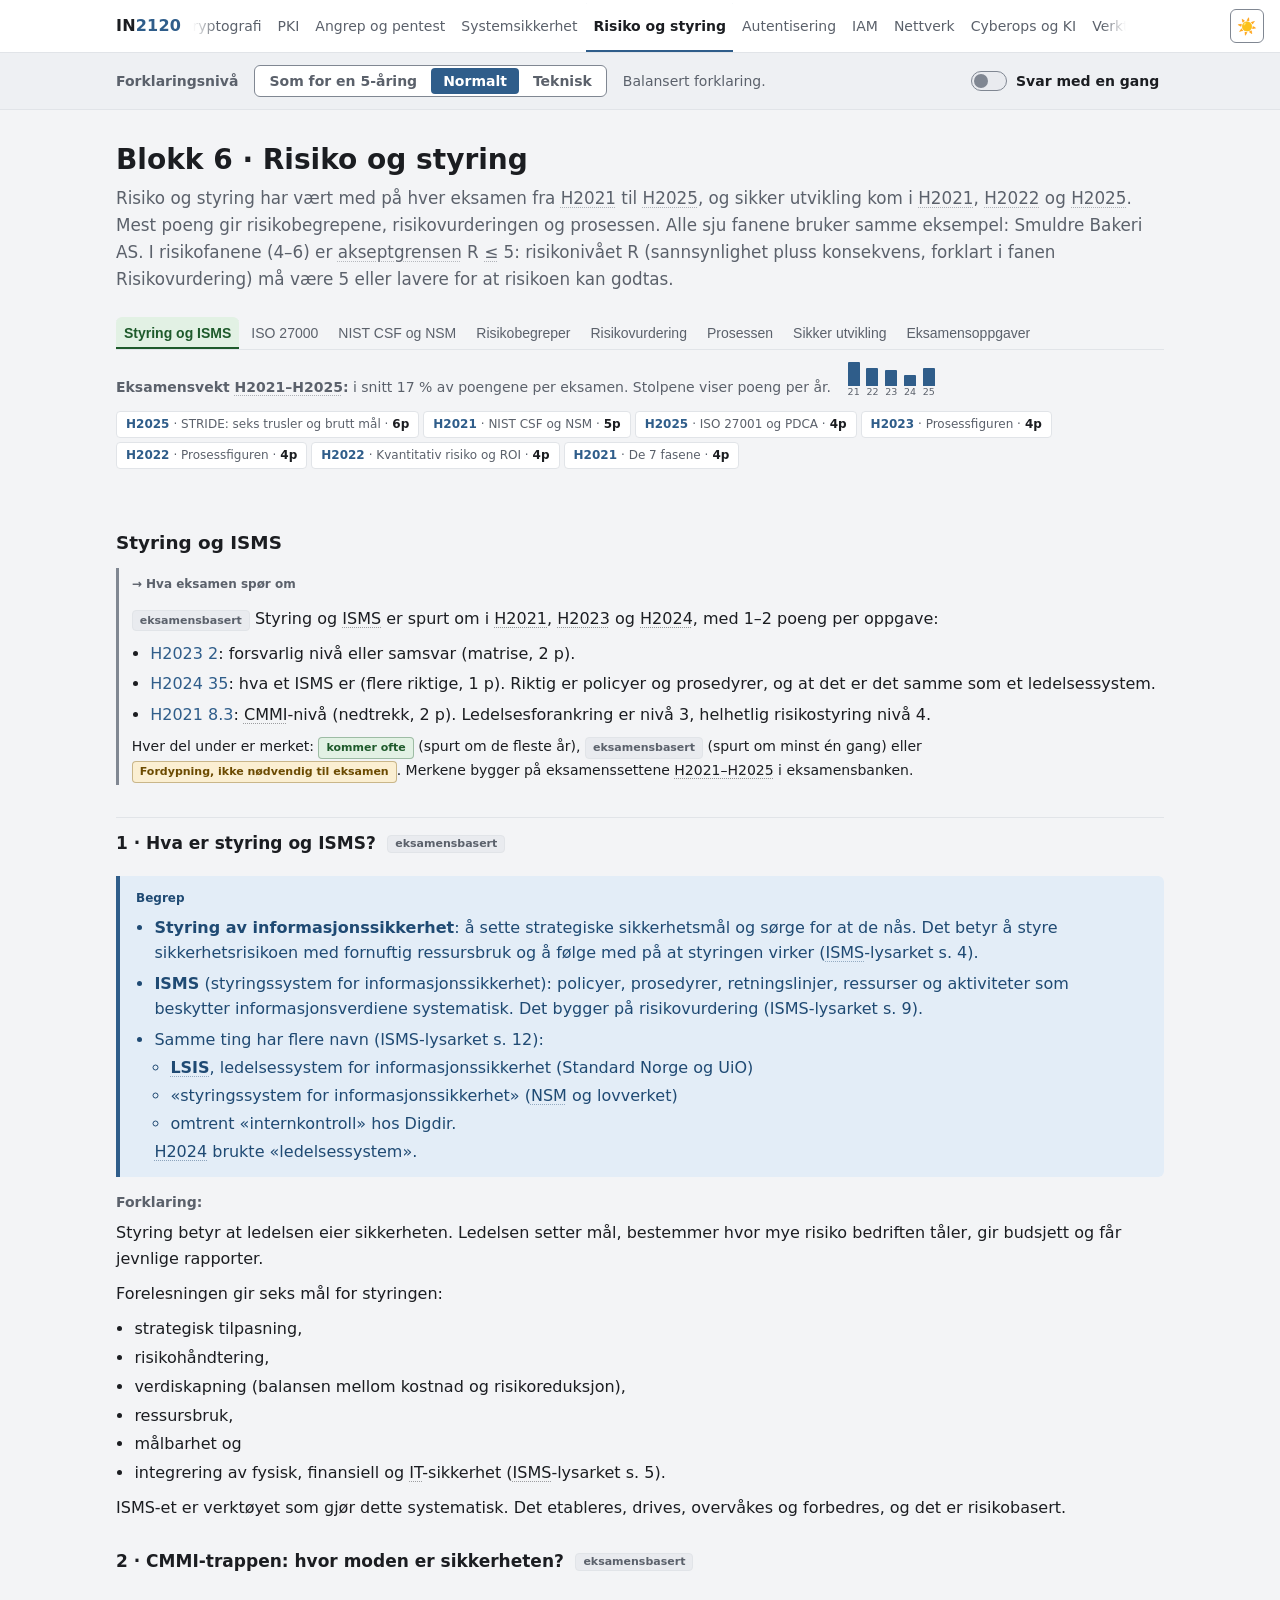
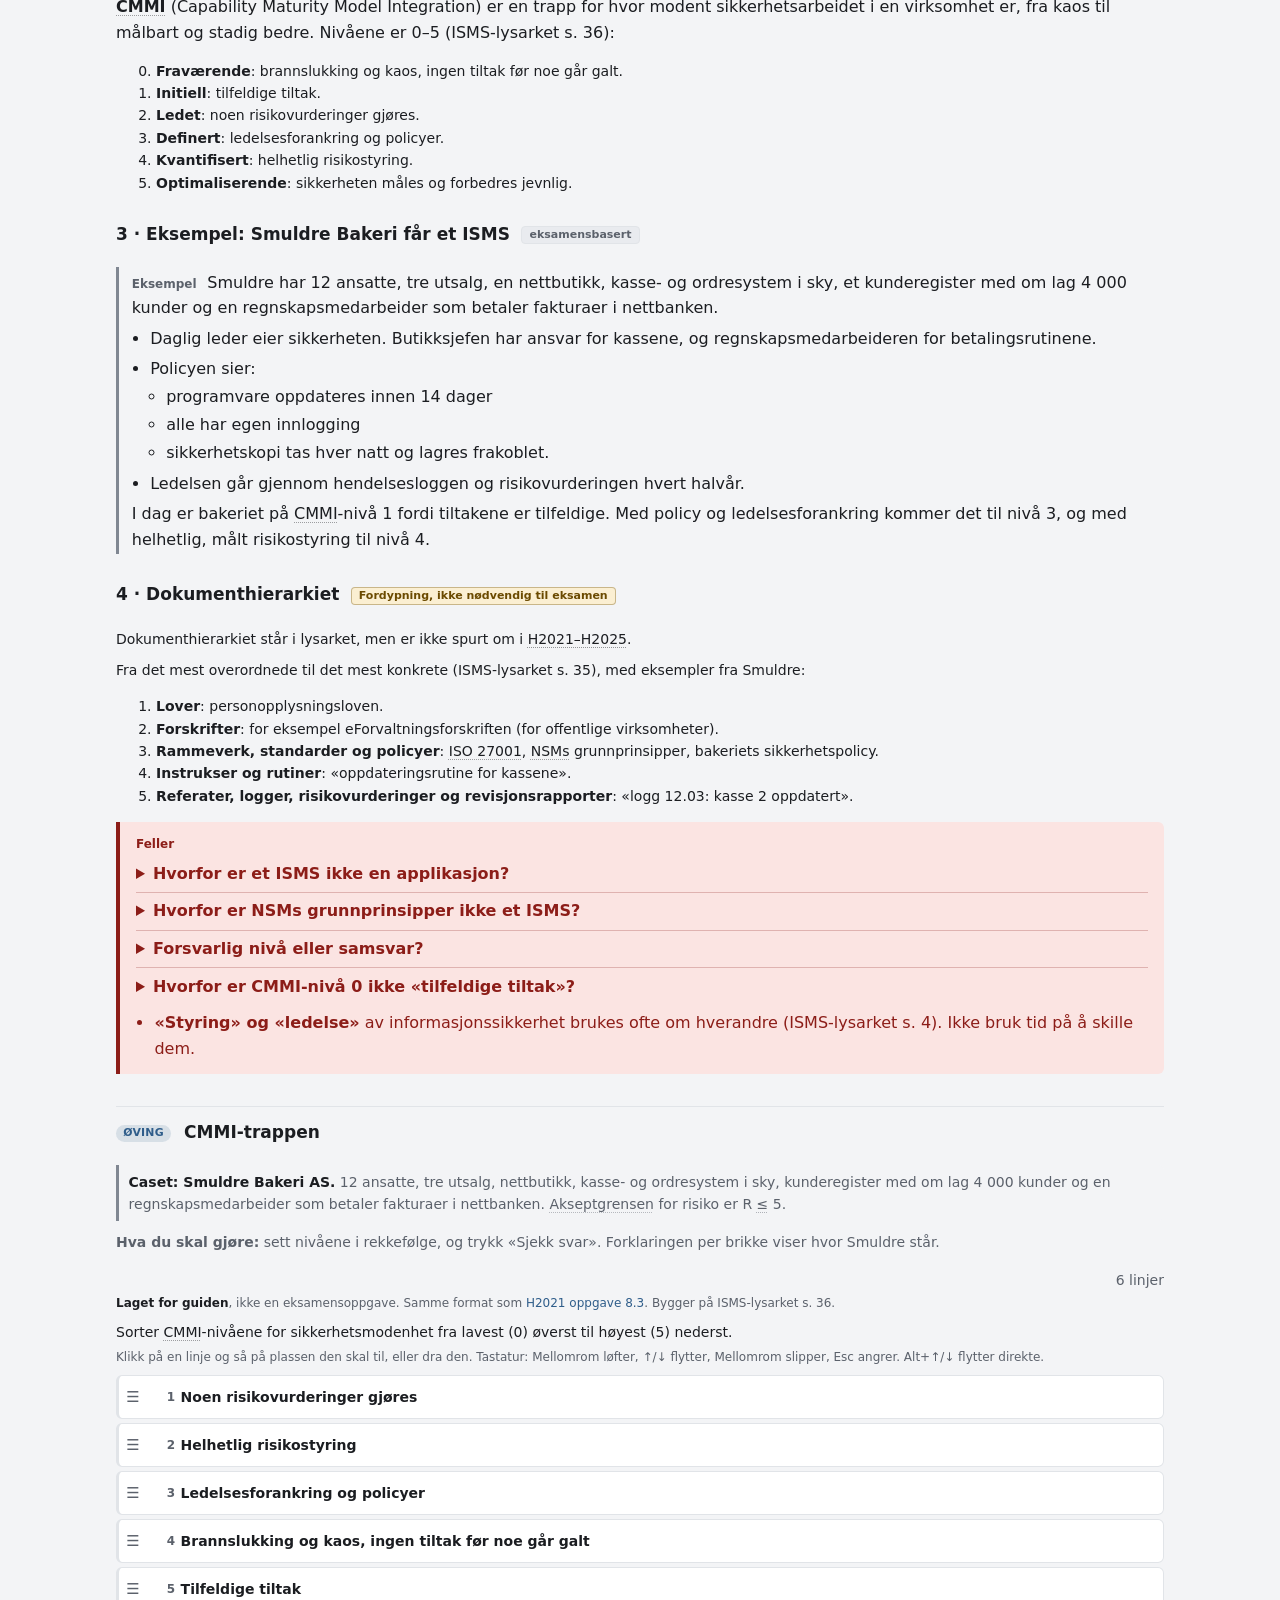
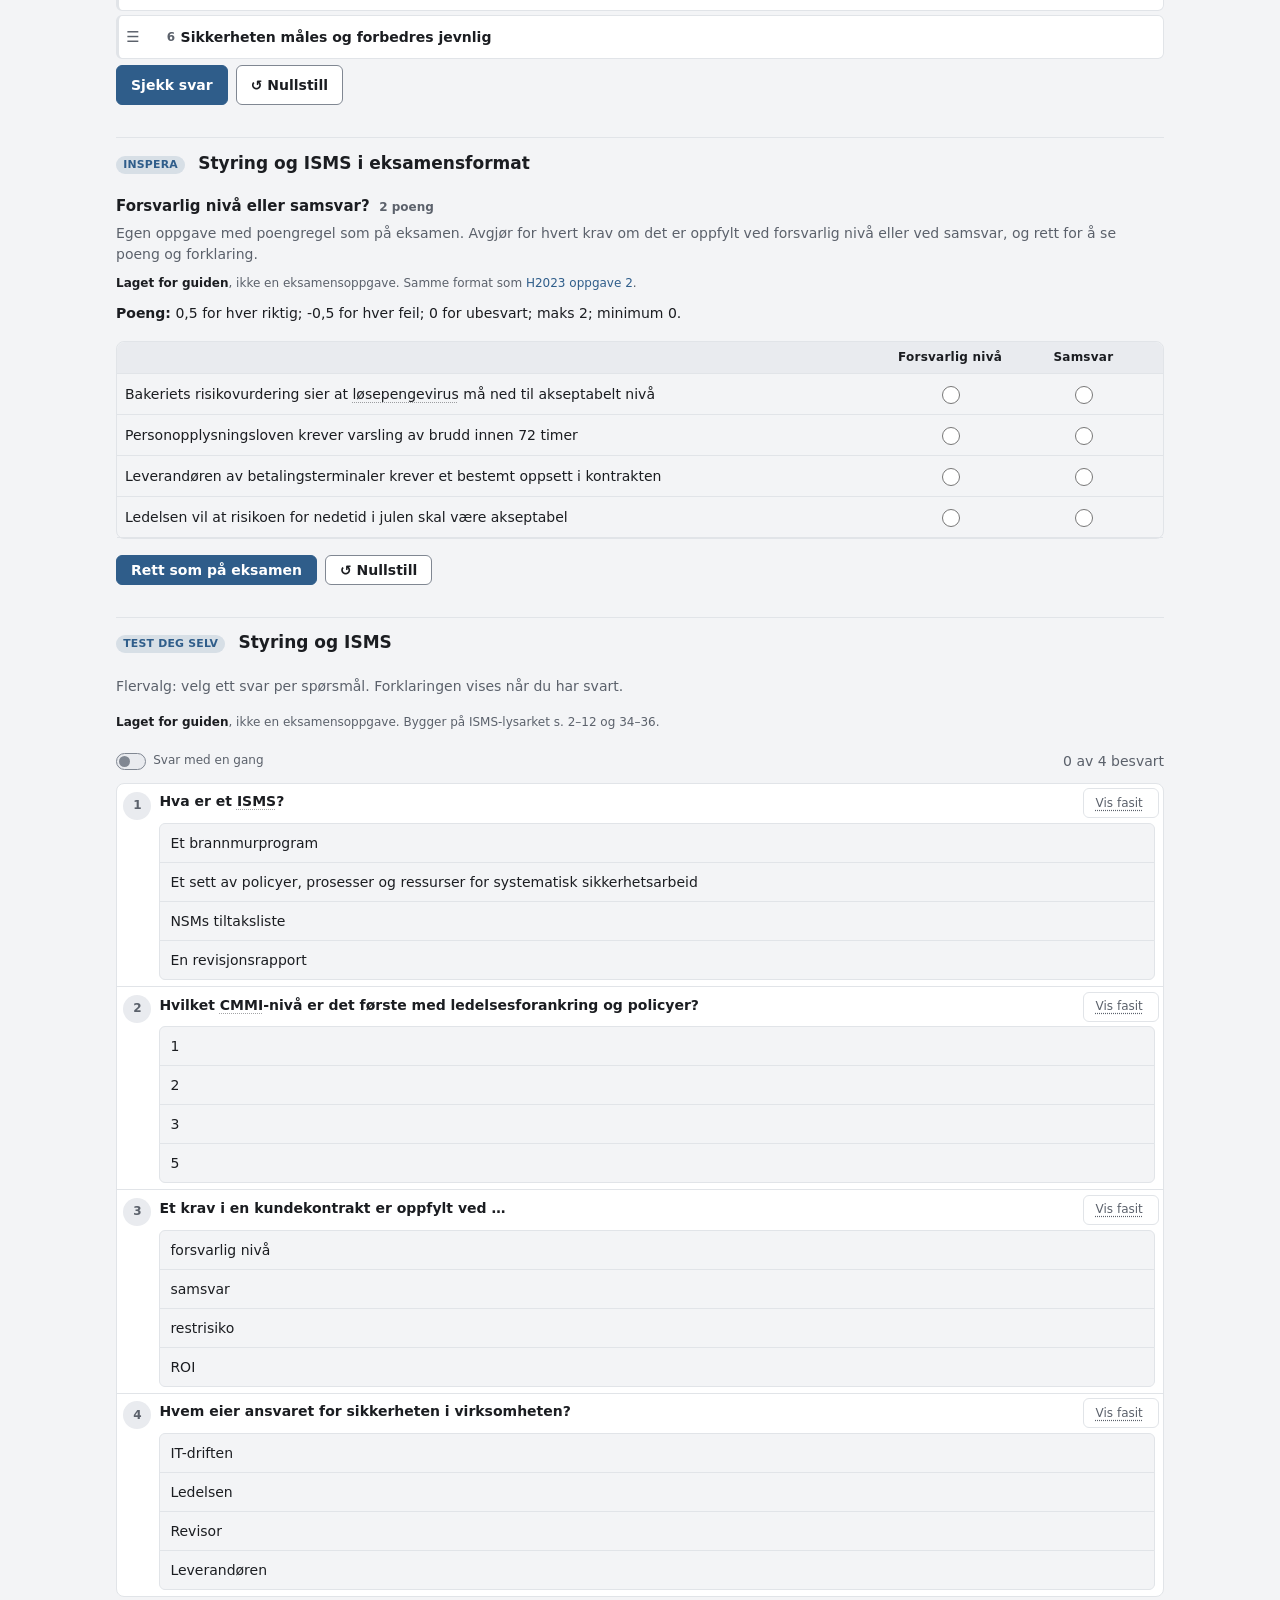
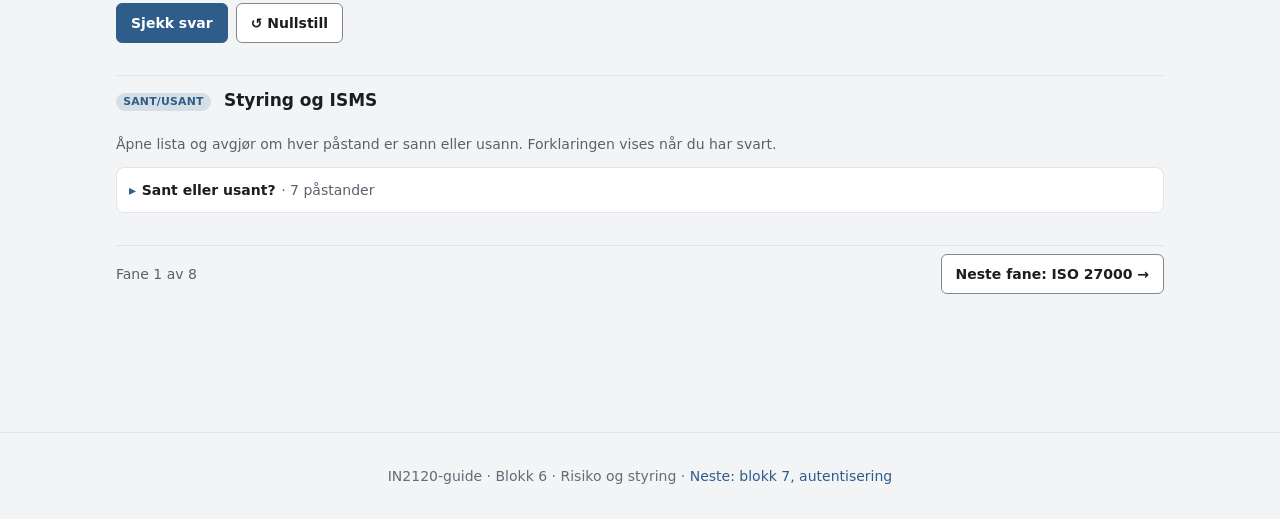
<file: 06-risiko.html>
<!doctype html>
<html lang="nb">
<head>
  <meta charset="utf-8">
  <meta name="viewport" content="width=device-width, initial-scale=1">
  <title>Blokk 6 · Risiko og styring · IN2120</title>
  <link rel="icon" href="data:,">
  <meta name="description" content="Styring av informasjonssikkerhet i IN2120: ISMS, ISO 27000-serien, NIST CSF 2.0 og NSMs grunnprinsipper, risikobegreper, kvalitativ og kvantitativ risikovurdering, risikostyringsprosessen og sikker utvikling med STRIDE og OWASP, med øving i Inspera-format og eksamensoppgavene.">
  <script>(function(){try{var d=document.documentElement;var t=localStorage.getItem('in-theme');if(t!=='dark'&&t!=='system')t='light';if(t!=='system')d.setAttribute('data-theme',t);var l=localStorage.getItem('in-level');if(l!=='eli5'&&l!=='teknisk')l='normal';d.setAttribute('data-level',l);}catch(e){document.documentElement.setAttribute('data-theme','light');document.documentElement.setAttribute('data-level','normal');}})();</script>
  <link rel="stylesheet" href="assets/css/styles.css?v=20261128g">
  <link rel="stylesheet" href="assets/css/viz.css?v=20261128g">
  <link rel="stylesheet" href="assets/css/figurer.css?v=20261128g">
  <link rel="stylesheet" href="assets/css/ovelse.css?v=20261128g">
  <link rel="stylesheet" href="assets/css/blokk-risiko.css?v=20261128g">
  <link rel="stylesheet" href="assets/css/begrep-tips.css?v=20261128g">
</head>
<body data-page="risiko">
  <a class="skip-link" href="#main">Hopp til innhold</a>
  <header id="topnav"></header>
  <main id="main" class="wrap">
    <div class="pagehead">
      <h1>Blokk 6 · Risiko og styring</h1>
      <p class="lead">Risiko og styring har vært med på hver eksamen fra H2021 til H2025, og sikker utvikling kom i H2021, H2022 og H2025. Mest poeng gir risikobegrepene, risikovurderingen og prosessen. Alle sju fanene bruker samme eksempel: Smuldre Bakeri AS. I risikofanene (4–6) er akseptgrensen R ≤ 5: risikonivået R (sannsynlighet pluss konsekvens, forklart i fanen Risikovurdering) må være 5 eller lavere for at risikoen kan godtas.</p>
    </div>

    <div class="tabs" role="tablist" aria-label="Risiko og styring">
      <button data-tab="styring">Styring og ISMS</button>
      <button data-tab="iso">ISO 27000</button>
      <button data-tab="rammeverk">NIST CSF og NSM</button>
      <button data-tab="begreper">Risikobegreper</button>
      <button data-tab="vurdering">Risikovurdering</button>
      <button data-tab="prosess">Prosessen</button>
      <button data-tab="utvikling">Sikker utvikling</button>
      <button data-tab="eksamen">Eksamensoppgaver</button>
    </div>

    <div class="pagehead-info">
      <p class="blokk-vekt"><span class="bv-tekst"><b>Eksamensvekt H2021–H2025:</b> i snitt 17 % av poengene per eksamen. Stolpene viser poeng per år.</span></p>
      <div class="badges">
        <a class="badge" href="#fane=eksamen&amp;oppg=o-H2025-31"><b>H2025</b> · STRIDE: seks trusler og brutt mål · <span class="pts">6p</span></a>
        <a class="badge" href="#fane=eksamen&amp;oppg=o-H2021-8_2"><b>H2021</b> · NIST CSF og NSM · <span class="pts">5p</span></a>
        <a class="badge" href="#fane=eksamen&amp;oppg=o-H2025-28"><b>H2025</b> · ISO 27001 og PDCA · <span class="pts">4p</span></a>
        <a class="badge" href="#fane=eksamen&amp;oppg=o-H2023-38"><b>H2023</b> · Prosessfiguren · <span class="pts">4p</span></a>
        <a class="badge" href="#fane=eksamen&amp;oppg=o-H2022-10_1"><b>H2022</b> · Prosessfiguren · <span class="pts">4p</span></a>
        <a class="badge" href="#fane=eksamen&amp;oppg=o-H2022-10_3"><b>H2022</b> · Kvantitativ risiko og ROI · <span class="pts">4p</span></a>
        <a class="badge" href="#fane=eksamen&amp;oppg=o-H2021-9_1"><b>H2021</b> · De 7 fasene · <span class="pts">4p</span></a>
      </div>
    </div>

    <!-- ===================== 1 · STYRING OG ISMS ===================== -->
    <section data-panel="styring">
      <h3>Styring og ISMS</h3>
      <div class="callout snarvei"><span class="lbl">Hva eksamen spør om</span>
        <p><span class="tag">eksamensbasert</span> Styring og ISMS er spurt om i H2021, H2023 og H2024, med 1–2 poeng per oppgave:</p>
        <ul>
          <li><a href="#fane=eksamen&amp;oppg=o-H2023-2">H2023 2</a>: forsvarlig nivå eller samsvar (matrise, 2 p).</li>
          <li><a href="#fane=eksamen&amp;oppg=o-H2024-35">H2024 35</a>: hva et ISMS er (flere riktige, 1 p). Riktig er policyer og prosedyrer, og at det er det samme som et ledelsessystem.</li>
          <li><a href="#fane=eksamen&amp;oppg=o-H2021-8_3">H2021 8.3</a>: CMMI-nivå (nedtrekk, 2 p). Ledelsesforankring er nivå 3, helhetlig risikostyring nivå 4.</li>
        </ul>
        <p class="small">Hver del under er merket: <span class="tag tag-kjerne">kommer ofte</span> (spurt om de fleste år), <span class="tag">eksamensbasert</span> (spurt om minst én gang) eller <span class="tag tag-fordyp">Fordypning, ikke nødvendig til eksamen</span>. Merkene bygger på eksamenssettene H2021–H2025 i eksamensbanken.</p></div>

      <h4 class="rk-del">1 · Hva er styring og ISMS? <span class="tag">eksamensbasert</span></h4>
      <div class="callout begrep"><span class="lbl">Begrep</span>
        <ul>
          <li><b>Styring av informasjonssikkerhet</b>: å sette strategiske sikkerhetsmål og sørge for at de nås. Det betyr å styre sikkerhetsrisikoen med fornuftig ressursbruk og å følge med på at styringen virker (ISMS-lysarket s. 4).</li>
          <li><b>ISMS</b> (styringssystem for informasjonssikkerhet): policyer, prosedyrer, retningslinjer, ressurser og aktiviteter som beskytter informasjonsverdiene systematisk. Det bygger på risikovurdering (ISMS-lysarket s. 9).</li>
          <li>Samme ting har flere navn (ISMS-lysarket s. 12):
            <ul>
              <li><b>LSIS</b>, ledelsessystem for informasjonssikkerhet (Standard Norge og UiO)</li>
              <li>«styringssystem for informasjonssikkerhet» (NSM og lovverket)</li>
              <li>omtrent «internkontroll» hos Digdir.</li>
            </ul>
            H2024 brukte «ledelsessystem».</li>
        </ul></div>
      <div id="ex-styring"></div>

      <h4 class="rk-del">2 · CMMI-trappen: hvor moden er sikkerheten? <span class="tag">eksamensbasert</span></h4>
      <p><b>CMMI</b> (Capability Maturity Model Integration) er en trapp for hvor modent sikkerhetsarbeidet i en virksomhet er, fra kaos til målbart og stadig bedre. Nivåene er 0–5 (ISMS-lysarket s. 36):</p>
      <ol start="0" class="small">
        <li><b>Fraværende</b>: brannslukking og kaos, ingen tiltak før noe går galt.</li>
        <li><b>Initiell</b>: tilfeldige tiltak.</li>
        <li><b>Ledet</b>: noen risikovurderinger gjøres.</li>
        <li><b>Definert</b>: ledelsesforankring og policyer.</li>
        <li><b>Kvantifisert</b>: helhetlig risikostyring.</li>
        <li><b>Optimaliserende</b>: sikkerheten måles og forbedres jevnlig.</li>
      </ol>

      <h4 class="rk-del">3 · Eksempel: Smuldre Bakeri får et ISMS <span class="tag">eksamensbasert</span></h4>
      <div class="callout eksempel"><span class="lbl">Eksempel</span>
        Smuldre har 12 ansatte, tre utsalg, en nettbutikk, kasse- og ordresystem i sky, et kunderegister med om lag 4 000 kunder og en regnskapsmedarbeider som betaler fakturaer i nettbanken.
        <ul>
          <li>Daglig leder eier sikkerheten. Butikksjefen har ansvar for kassene, og regnskapsmedarbeideren for betalingsrutinene.</li>
          <li>Policyen sier:
            <ul>
              <li>programvare oppdateres innen 14 dager</li>
              <li>alle har egen innlogging</li>
              <li>sikkerhetskopi tas hver natt og lagres frakoblet.</li>
            </ul></li>
          <li>Ledelsen går gjennom hendelsesloggen og risikovurderingen hvert halvår.</li>
        </ul>
        I dag er bakeriet på CMMI-nivå 1 fordi tiltakene er tilfeldige. Med policy og ledelsesforankring kommer det til nivå 3, og med helhetlig, målt risikostyring til nivå 4.</div>


      <h4 class="rk-del">4 · Dokumenthierarkiet <span class="tag tag-fordyp">Fordypning, ikke nødvendig til eksamen</span></h4>
      <p class="small">Dokumenthierarkiet står i lysarket, men er ikke spurt om i H2021–H2025.</p>
      <p class="small">Fra det mest overordnede til det mest konkrete (ISMS-lysarket s. 35), med eksempler fra Smuldre:</p>
      <ol class="small">
        <li><b>Lover</b>: personopplysningsloven.</li>
        <li><b>Forskrifter</b>: for eksempel eForvaltningsforskriften (for offentlige virksomheter).</li>
        <li><b>Rammeverk, standarder og policyer</b>: ISO 27001, NSMs grunnprinsipper, bakeriets sikkerhetspolicy.</li>
        <li><b>Instrukser og rutiner</b>: «oppdateringsrutine for kassene».</li>
        <li><b>Referater, logger, risikovurderinger og revisjonsrapporter</b>: «logg 12.03: kasse 2 oppdatert».</li>
      </ol>


      <div class="callout felle"><span class="lbl">Feller</span>
        <details class="grense"><summary>Hvorfor er et ISMS ikke en applikasjon?</summary>
          <p>Et ISMS er policyer, prosesser og ansvar. Et verktøy kan støtte arbeidet, men verktøyet er ikke ISMS-et (H2024 35).</p></details>
        <details class="grense"><summary>Hvorfor er NSMs grunnprinsipper ikke et ISMS?</summary>
          <p>De er en tiltaksbank. De sier hvilke tiltak man kan innføre, ikke hvordan styringssystemet bygges (H2024 35).</p></details>
        <details class="grense"><summary>Forsvarlig nivå eller samsvar?</summary>
          <p>Krav som kommer fra risikovurderingen, er oppfylt når risikoen er på et <b>forsvarlig nivå</b>. Krav fra lov, forskrift og kontrakt er oppfylt ved <b>samsvar</b> (H2023 2).</p></details>
        <details class="grense"><summary>Hvorfor er CMMI-nivå 0 ikke «tilfeldige tiltak»?</summary>
          <p>Tilfeldige tiltak er nivå 1. Nivå 0 er brannslukking og kaos, uten tiltak i det hele tatt.</p></details>
        <ul><li><b>«Styring» og «ledelse»</b> av informasjonssikkerhet brukes ofte om hverandre (ISMS-lysarket s. 4). Ikke bruk tid på å skille dem.</li></ul></div>


      <h4 class="ov-h"><span class="ov-tag">Øving</span> CMMI-trappen</h4>
      <p class="case-ctx" data-case="smuldre"></p>
      <div class="rk-hva"><b>Hva du skal gjøre:</b> sett nivåene i rekkefølge, og trykk «Sjekk svar». Forklaringen per brikke viser hvor Smuldre står.</div>
      <div id="viz-cmmi"></div>

      <h4 class="ov-h"><span class="ov-tag">Inspera</span> Styring og ISMS i eksamensformat</h4>
      <p class="ov-intro">Egen oppgave med poengregel som på eksamen. Avgjør for hvert krav om det er oppfylt ved forsvarlig nivå eller ved samsvar, og rett for å se poeng og forklaring.</p>
      <div id="ov-styring"></div>
      <h4 class="ov-h"><span class="ov-tag">Test deg selv</span> Styring og ISMS</h4>
      <p class="ov-intro">Flervalg: velg ett svar per spørsmål. Forklaringen vises når du har svart.</p>
      <div id="quiz-styring"></div>
      <h4 class="ov-h"><span class="ov-tag">Sant/usant</span> Styring og ISMS</h4>
      <p class="ov-intro">Åpne lista og avgjør om hver påstand er sann eller usann. Forklaringen vises når du har svart.</p>
      <div id="tf-styring"></div>
    </section>

    <!-- ===================== 2 · ISO 27000 ===================== -->
    <section data-panel="iso">
      <h3>ISO 27000-serien</h3>
      <div class="callout snarvei"><span class="lbl">Hva eksamen spør om</span>
        <p><span class="tag">eksamensbasert</span> ISO-standardene er spurt om i H2021, H2023 og H2025 (og i H2020):</p>
        <ul>
          <li><a href="#fane=eksamen&amp;oppg=o-H2021-8_1">H2021 8.1</a>: 27001 eller 27002 (matrise, 3 p).</li>
          <li><a href="#fane=eksamen&amp;oppg=o-H2023-36">H2023 36</a>: 27000, 27001, 27002 eller 27005 (matrise, 2 p).</li>
          <li><a href="#fane=eksamen&amp;oppg=o-H2025-28">H2025 28</a>: kapitlene i 27001 til PDCA, pluss hvor NSM hører hjemme (matrise, 4 p).</li>
        </ul>
        <p class="small">Hver del under er merket: <span class="tag tag-kjerne">kommer ofte</span> (spurt om de fleste år), <span class="tag">eksamensbasert</span> (spurt om minst én gang) eller <span class="tag tag-fordyp">Fordypning, ikke nødvendig til eksamen</span>. Merkene bygger på eksamenssettene H2021–H2025 i eksamensbanken.</p></div>

      <h4 class="rk-del">1 · De fire standardene <span class="tag">eksamensbasert</span></h4>
      <div class="callout begrep"><span class="lbl">Begrep</span>
        <ul>
          <li><b>27000</b>: oversikt over ISMS og definisjoner av begrepene.</li>
          <li><b>27001</b>: <i>kravstandarden</i> for ISMS. Det er den en virksomhet kan <b>sertifiseres</b> etter.</li>
          <li><b>27002</b>: en <i>tiltaksbank</i> med 93 tiltak i 4 domener (2022-utgaven; kurset sier domener, standarden selv kaller dem temaer).</li>
          <li><b>27005</b>: <i>risikostyring</i> for informasjonssikkerhet.</li>
        </ul>
        De fleste ISO-standardene må kjøpes (ISMS-lysarket s. 8–10, 14, 18).</div>
      <div id="ex-iso"></div>
      <p class="small muted fig-vis-led">Familien som kart: 27000 gir begrepene til alle, 27002 og 27005 er veiledning, og bare 27001 har krav som kan sertifiseres.</p>
      <div id="fk-iso-familie"></div>


      <h4 class="rk-del">2 · 27001 som PDCA-sirkel <span class="tag">eksamensbasert</span></h4>
      <p class="small"><b>PDCA</b> (Plan, Do, Check, Act: planlegge, gjennomføre, kontrollere, forbedre) er en sirkel for stadig forbedring. Kurset leser kravkapitlene i 27001 som en slik sirkel:</p>
      <ul class="small">
        <li><b>Plan</b> = kapittel 4–7 (kontekst, ledelse, planlegging, støtte): etablere ISMS-et.</li>
        <li><b>Do</b> = kapittel 8 (drift): tiltakene innføres og driftes, for eksempel fra NSMs grunnprinsipper eller NIST CSF.</li>
        <li><b>Check</b> = kapittel 9 (evaluering av prestasjon).</li>
        <li><b>Act</b> = kapittel 10 (forbedring).</li>
      </ul>
      <p class="small muted">Kapittel 1–3 er innledning. Kravene står i kapittel 4–10 (ISMS-lysarket s. 10–11).</p>
      <p class="small muted">Kurset (ism-lysarket) og eksamen H2025 28 knytter kapitlene til PDCA slik; standarden selv krever ikke PDCA (det ble tatt ut i 2013-utgaven), og noen kilder legger kapittel 7 i Do. Svar som kurset på eksamen.</p>
      <p class="small muted fig-vis-led">PDCA-sirkelen og kapitlene i 27001 slik eksamen viste dem.</p>
      <div id="fv-pdca"></div>


      <h4 class="rk-del">3 · 27002:2022, fire domener <span class="tag tag-fordyp">Fordypning, ikke nødvendig til eksamen</span></h4>
      <p class="small">De 93 tiltakene i 27002 er delt i fire domener. Antallet 93 er spurt om som felle (se Feller), men fordelingen på domener er ikke spurt om i H2021–H2025.</p>
      <div id="viz-domener"></div>


      <h4 class="rk-del">4 · Eksempel: Smuldre vil sertifiseres <span class="tag">eksamensbasert</span></h4>
      <p class="case-ctx" data-case="smuldre"></p>
      <div class="callout eksempel"><span class="lbl">Eksempel</span>
        En hotellkjede krever sertifisering i kontrakten.
        <ul>
          <li>Bakeriet sertifiseres etter <b>27001</b>, og risikovurderingen legges opp etter <b>27005</b>.</li>
          <li>Tiltakene hentes fra <b>27002</b>: trusseletterretning (organisatorisk, 5.x), adgangskontroll til bakerommet (fysisk, 7.x) og sikkerhetskopiering (teknologisk, 8.x).</li>
          <li>SoA-en (Statement of Applicability, erklæring om hvilke tiltak som gjelder) lister alle 93 tiltakene med «relevant ja/nei» og «innført ja/nei».</li>
          <li>Den årlige internrevisjonen er <b>Check</b> i PDCA-sirkelen (del 2), og rettingen etterpå er <b>Act</b>.</li>
        </ul></div>


      <div class="callout felle"><span class="lbl">Feller</span>
        <details class="grense"><summary>Hvorfor kan man ikke sertifiseres etter 27002?</summary>
          <p>27002 gir veiledning om tiltak, ikke krav. Bare 27001 har krav som en revisor kan sjekke.</p></details>
        <details class="grense"><summary>Hvorfor hører NSMs grunnprinsipper til Do og ikke Plan?</summary>
          <p>De beskriver tiltak som skal innføres og driftes. Det skjer i kapittel 8, som er drift (ISMS-lysarket s. 11, H2025 28).</p></details>
        <details class="grense"><summary>27000 eller 27001 som «beskrivelse av ISMS»?</summary>
          <p>Generell beskrivelse og begreper er 27000. Krav til ISMS er 27001 (H2023 36).</p></details>
        <details class="grense"><summary>Hvorfor 93 og ikke 114 tiltak?</summary>
          <p>114 var 2013-utgaven. 2022-utgaven har 93. Ikke bland med NSM (118 tiltak) eller NIST (106 underkategorier).</p></details>
        <ul><li><b>Ingen ISO-standard er obligatorisk</b> for alle norske virksomheter (H2020, H2021 8.1).</li></ul></div>


      <h4 class="ov-h"><span class="ov-tag">Inspera</span> ISO 27000 i eksamensformat</h4>
      <div class="rk-hva"><b>Hva du skal gjøre:</b> to oppgaver som på eksamen, hver med egen tittel. Svar og sjekk dem hver for seg. Først hvilken standard, så hvor i PDCA.</div>
      <div id="ov-iso"></div>
      <div id="ov-pdca"></div>
      <h4 class="ov-h"><span class="ov-tag">Test deg selv</span> ISO 27000</h4>
      <p class="ov-intro">Flervalg: velg ett svar per spørsmål. Forklaringen vises når du har svart.</p>
      <div id="quiz-iso"></div>
      <h4 class="ov-h"><span class="ov-tag">Sant/usant</span> ISO 27000</h4>
      <p class="ov-intro">Åpne lista og avgjør om hver påstand er sann eller usann. Forklaringen vises når du har svart.</p>
      <div id="tf-iso"></div>
    </section>

    <!-- ===================== 3 · NIST CSF OG NSM ===================== -->
    <section data-panel="rammeverk">
      <h3>NIST CSF 2.0, NSMs grunnprinsipper og andre rammeverk</h3>
      <div class="callout snarvei"><span class="lbl">Hva eksamen spør om</span>
        <p><span class="tag tag-kjerne">kommer ofte</span> NIST CSF og NSMs grunnprinsipper er spurt om i H2021, H2023, H2024 og H2025:</p>
        <ul>
          <li><a href="#fane=eksamen&amp;oppg=o-H2021-8_2">H2021 8.2</a>: kategoriene i NIST og NSM (dra og slipp, 5 p).</li>
          <li><a href="#fane=eksamen&amp;oppg=o-H2023-37">H2023 37</a> = <a href="#fane=eksamen&amp;oppg=o-H2024-32">H2024 32</a>: NSM, NIST, begge eller ingen (matrise, 2 p).</li>
          <li><a href="#fane=eksamen&amp;oppg=o-H2025-29">H2025 29</a>: NSM eller ISO 27001 (matrise, 2 p).</li>
        </ul>
        <p class="small">Hver del under er merket: <span class="tag tag-kjerne">kommer ofte</span> (spurt om de fleste år), <span class="tag">eksamensbasert</span> (spurt om minst én gang) eller <span class="tag tag-fordyp">Fordypning, ikke nødvendig til eksamen</span>. Merkene bygger på eksamenssettene H2021–H2025 i eksamensbanken.</p></div>

      <h4 class="rk-del">1 · NIST CSF 2.0 og NSMs grunnprinsipper <span class="tag tag-kjerne">kommer ofte</span></h4>
      <div class="callout begrep"><span class="lbl">Begrep</span>
        <ul>
          <li><b>NIST CSF 2.0</b>: gratis amerikansk rammeverk med <b>6 funksjoner</b>: GOVERN (Styre, ny i 2.0 fra 2024), IDENTIFY, PROTECT, DETECT, RESPOND og RECOVER. Det har 22 kategorier og 106 underkategorier (ISMS-lysarket s. 19–21).</li>
          <li><b>NSMs grunnprinsipper for IKT-sikkerhet</b>: gratis og på norsk, med <b>4 kategorier</b> (identifisere og kartlegge · beskytte og opprettholde · oppdage · håndtere og gjenopprette), <b>21 prinsipper</b> og <b>118 tiltak</b> (ISMS-lysarket s. 22–24).</li>
        </ul></div>
      <div id="ex-rammeverk"></div>

      <h4 class="rk-del">2 · Funksjonene og risiko <span class="tag">eksamensbasert</span></h4>
      <ul class="small">
        <li><b>IDENTIFY og PROTECT</b>: forebyggende, reduserer sannsynligheten.</li>
        <li><b>DETECT</b>: oppdagende.</li>
        <li><b>RESPOND og RECOVER</b>: korrigerende, reduserer konsekvensen. Hos NSM er de slått sammen til kategori 4 «håndtere og gjenopprette».</li>
        <li><b>GOVERN</b> ligger i midten og styrer de andre. NSM dekker styring i en egen veileder, ikke som kategori.</li>
      </ul>
      <p class="small muted fig-vis-led">CSF 2.0 tegner funksjonene som et hjul med GOVERN i midten. Fargene viser kursets kobling til risiko, og NSMs fire kategorier står ved siden av med de samme fargene.</p>
      <div id="fk-csf-nsm"></div>


      <h4 class="rk-del">3 · Sammenligning <span class="tag tag-kjerne">kommer ofte</span></h4>
      <p class="small">De tre som eksamen sammenligner, i samme rekkefølge som i delene over. Les én rad om gangen.</p>
      <div class="table-wrap"><table>
        <thead><tr><th scope="col">Egenskap</th><th scope="col">ISO 27001</th><th scope="col">NIST CSF 2.0</th><th scope="col">NSM grunnprinsipper</th></tr></thead>
        <tbody>
          <tr><th scope="row">Hva</th><td>Krav til ISMS</td><td>Rammeverk, funksjoner</td><td>Tiltaksbank, funksjoner</td></tr>
          <tr><th scope="row">Sortering</th><td>Kap. 4–10 / PDCA</td><td>6 funksjoner, 22 kategorier</td><td>4 kategorier, 21 prinsipper</td></tr>
          <tr><th scope="row">Antall tiltak</th><td>–</td><td>106 underkategorier</td><td>118</td></tr>
          <tr><th scope="row">Pris</th><td>Må kjøpes</td><td>Gratis</td><td>Gratis</td></tr>
          <tr><th scope="row">Språk</th><td>Engelsk (norsk utgave må kjøpes)</td><td>Engelsk</td><td>Norsk</td></tr>
          <tr><th scope="row">Sertifiserbar</th><td>Ja</td><td>Nei</td><td>Nei</td></tr>
          <tr><th scope="row">Obligatorisk for alle</th><td>Nei</td><td>Nei</td><td>Nei</td></tr>
          <tr><th scope="row">Bare for offentlige</th><td>Nei</td><td>Nei</td><td>Nei</td></tr>
        </tbody></table></div>
      <p class="small"><b>ISO 27002</b> til sammenligning: en tiltaksbank med 93 tiltak i 4 domener (pluss attributter), må kjøpes, samme språk som 27001, ikke sertifiserbar, ikke obligatorisk og ikke bare for offentlige.</p>

      <h4 class="rk-del">4 · Eksempel: Smuldre fordeler tiltakene <span class="tag">eksamensbasert</span></h4>
      <p class="case-ctx" data-case="smuldre"></p>
      <div class="callout eksempel"><span class="lbl">Eksempel</span>
        <ol>
          <li><b>Identifisere og kartlegge</b>: oversikt over 3 kasser, 14 PC-er og nettbutikken.</li>
          <li><b>Beskytte og opprettholde</b>: MFA i nettbanken og jevnlige oppdateringer.</li>
          <li><b>Oppdage</b>: varsel ved innlogging fra utlandet.</li>
          <li><b>Håndtere og gjenopprette</b>: øvd gjenoppretting fra backup.</li>
        </ol>
        <p>Med NIST CSF 2.0 kommer GOVERN i tillegg: daglig leder vedtar policy og risikotoleranse.</p>
        <p>Lysarket viser også <b>cyberforsvarsmatrisen</b>: et rutenett med de fem opprinnelige NIST-funksjonene langs den ene aksen og fem klasser digitale verdier (enheter, apper, nettverk, data, brukere) langs den andre (ISMS-lysarket s. 29). Hver rute sier om bakeriet har tiltak for den kombinasjonen. Hos Smuldre er ruta «data × gjenopprette» tom i dag. <b>Målprofilen</b> er slik bakeriet vil at matrisen skal se ut, og sammenlignes med nåprofilen (gap-analyse). Her fyller målprofilen ruta med frakoblet backup.</p></div>


      <div class="callout felle"><span class="lbl">Feller</span>
        <details class="grense"><summary>Hvorfor 6 funksjoner og ikke 5?</summary>
          <p>CSF 2.0 (2024) la til GOVERN. Eldre eksamenssett har 5. Svar 6 og nevn at GOVERN er ny.</p></details>
        <details class="grense"><summary>Hvorfor 4 kategorier hos NSM og ikke 5?</summary>
          <p>«Håndtere og gjenopprette» er én kategori. Den dekker både RESPOND og RECOVER.</p></details>
        <details class="grense"><summary>Hvorfor bruker cyberforsvarsmatrisen bare 5 funksjoner?</summary>
          <p>Den bygger på de opprinnelige funksjonene uten GOVERN (ISMS-lysarket s. 29). Det er ingen motsigelse.</p></details>
        <ul>
          <li><b>«Må kjøpes»</b>: verken NSM eller NIST (H2023 37 = H2024 32). Mellom ISO 27001 og NSM: bare ISO 27001 (H2025 29).</li>
          <li><b>«Sortert etter funksjoner»</b>: mellom ISO 27001 og NSM er det bare NSM. 27001 er sortert etter kravkapitler (H2025 29).</li>
        </ul></div>


      <h4 class="ov-h"><span class="ov-tag">Inspera</span> NIST CSF og NSM i eksamensformat</h4>
      <p class="ov-intro">Egen oppgave med poengregel som på eksamen. Avgjør for hver påstand om den gjelder NSMs grunnprinsipper, NIST CSF 2.0, begge eller ingen.</p>
      <div id="ov-rammeverk"></div>
      <h4 class="ov-h"><span class="ov-tag">Test deg selv</span> NIST CSF og NSM</h4>
      <p class="ov-intro">Flervalg: velg ett svar per spørsmål. Forklaringen vises når du har svart.</p>
      <div id="quiz-rammeverk"></div>
      <h4 class="ov-h"><span class="ov-tag">Sant/usant</span> NIST CSF og NSM</h4>
      <p class="ov-intro">Åpne lista og avgjør om hver påstand er sann eller usann. Forklaringen vises når du har svart.</p>
      <div id="tf-rammeverk"></div>
    </section>

    <!-- ===================== 4 · RISIKOBEGREPER ===================== -->
    <section data-panel="begreper">
      <h3>Risikobegreper</h3>
      <p class="rk-hull">Det finnes ikke noe 2026-lysark for risikostyring. Fanen bygger på ukesoppgaven om risikostyring og eksamenssettene.</p>
      <div class="callout snarvei"><span class="lbl">Hva eksamen spør om</span>
        <p><span class="tag tag-kjerne">kommer ofte</span> Risikobegrepene er spurt om i H2021, H2022, H2023 og H2024:</p>
        <ul>
          <li><a href="#fane=eksamen&amp;oppg=o-H2021-1_2">H2021 1.2</a> og <a href="#fane=eksamen&amp;oppg=o-H2022-1_2">H2022 1.2</a>: begrepsmatrise (3 p hver). H2022 la til «konsekvens».</li>
          <li><a href="#fane=eksamen&amp;oppg=o-H2023-16">H2023 16</a> = <a href="#fane=eksamen&amp;oppg=o-H2024-13">H2024 13</a>: risikotrekanten (tekstfelt, 3 p).</li>
        </ul>
        <p class="small">Hver del under er merket: <span class="tag tag-kjerne">kommer ofte</span> (spurt om de fleste år), <span class="tag">eksamensbasert</span> (spurt om minst én gang) eller <span class="tag tag-fordyp">Fordypning, ikke nødvendig til eksamen</span>. Merkene bygger på eksamenssettene H2021–H2025 i eksamensbanken.</p></div>

      <h4 class="rk-del">1 · Begrepene <span class="tag tag-kjerne">kommer ofte</span></h4>
      <div class="callout begrep"><span class="lbl">Begrep</span>
        <ul>
          <li><b>Verdi</b>: noe som har krav til K, I eller T.</li>
          <li><b>Trussel</b>: skadelig aktivitet som kan utnytte en sårbarhet.</li>
          <li><b>Sårbarhet</b>: svakhet som gjør at et angrep ikke lar seg stoppe.</li>
          <li><b>Hendelse</b> (sikkerhetsbrudd): brudd på ett eller flere KIT-mål.</li>
          <li><b>Konsekvens</b>: skaden hendelsen gir, for eksempel tapt omsetning.</li>
          <li><b>Risiko</b>: en relevant kombinasjon av trussel, sårbarhet(er) og verdier.</li>
          <li><b>Risikonivå</b>: hvor stor risikoen er, en funksjon av sannsynlighet og konsekvens.</li>
          <li><b>Restrisiko</b>: det som er igjen etter tiltak.</li>
        </ul></div>
      <div id="ex-begreper"></div>


      <h4 class="rk-del demo-h">2 · <span class="ov-tag demo">Demo</span> Risikotrekanten <span class="tag tag-kjerne">kommer ofte</span></h4>
      <p class="case-ctx" data-case="smuldre">Et bakeri med 12 ansatte og nettbutikk, der en regnskapsmedarbeider betaler fakturaer i nettbanken. Trekanten og øvingen under bruker bakeriets risikoer, blant annet R2 fakturasvindel.</p>
      <p class="ov-intro">Dette er en demo, ikke en oppgave: ingenting rettes. Trekanten viser at en risiko trenger både en verdi, en trussel og en sårbarhet. Klikk på et hjørne for å slå det av eller på, og se hva som skjer med risikoen R2 «fakturasvindel».</p>
      <div id="viz-trekant"></div>


      <div class="callout felle"><span class="lbl">Feller</span>
        <details class="grense"><summary>Hvorfor er «sannsynlighet × konsekvens» feil som definisjon av risiko?</summary>
          <p>Det er en måte å regne ut <b>risikonivået</b> på. Risiko er selve kombinasjonen av trussel, sårbarhet og verdi.</p></details>
        <details class="grense"><summary>Trussel eller sårbarhet?</summary>
          <p>«At en type angrep ikke kan hindres» er en sårbarhet. «Skadelig aktivitet» er en trussel (H2022 1.2).</p></details>
        <details class="grense"><summary>Hendelse eller konsekvens?</summary>
          <p>«Brudd på KIT» er hendelsen. «Tapt omsetning» er konsekvensen (H2022 1.2).</p></details>
        <details class="grense"><summary>Hvorfor øker dårlig beredskap konsekvensen og ikke sannsynligheten?</summary>
          <p>Backup og hendelseshåndtering endrer ikke hvor ofte angrepet skjer, bare hvor vondt det gjør når det skjer.</p></details>
        <ul><li><b>Risikotrekanten i H2023 og H2024</b> rettes automatisk. Skriv flertall: verdier, trusler, sårbarheter, og stav riktig.</li></ul></div>


      <h4 class="ov-h"><span class="ov-tag">Inspera</span> Risikobegreper i eksamensformat</h4>
      <p class="ov-intro">Egen oppgave med poengregel som på eksamen. Plasser hver rad fra Smuldre Bakeri som verdi, trussel, sårbarhet, hendelse, konsekvens eller risiko.</p>
      <div id="ov-begreper"></div>
      <h4 class="ov-h"><span class="ov-tag">Test deg selv</span> Risikobegreper</h4>
      <p class="ov-intro">Flervalg: velg ett svar per spørsmål. Forklaringen vises når du har svart.</p>
      <div id="quiz-begreper"></div>
      <h4 class="ov-h"><span class="ov-tag">Sant/usant</span> Risikobegreper</h4>
      <p class="ov-intro">Åpne lista og avgjør om hver påstand er sann eller usann. Forklaringen vises når du har svart.</p>
      <div id="tf-begreper"></div>
    </section>

    <!-- ===================== 5 · RISIKOVURDERING ===================== -->
    <section data-panel="vurdering">
      <h3>Risikovurdering, kvalitativt og kvantitativt</h3>
      <p class="rk-hull">Bygger på oblig 3 (oppgaveteksten), ukesoppgaven om risikostyring og eksamen H2022 10.3 og H2025 30. Kalibreringen og tallene for Smuldre er laget for guiden.</p>
      <div class="callout snarvei"><span class="lbl">Hva eksamen spør om</span>
        <p><span class="tag">eksamensbasert</span> Risikovurdering er spurt om i H2022 og H2025:</p>
        <ul>
          <li><a href="#fane=eksamen&amp;oppg=o-H2022-10_3">H2022 10.3</a>: kvantitativ risiko og ROI (tekstfelt, 4 p). Svarene er 0.5, 1500000, 750000 og 4.</li>
          <li><a href="#fane=eksamen&amp;oppg=o-H2025-30">H2025 30</a>: formel og operatornavn, kvantitativt og kvalitativt (fritekst, 2 p).</li>
          <li>Akseptgrense og matrise med piler er øvd i oblig 3, men ikke spurt på eksamen H2021–H2025. Det kan komme som fritekst.</li>
        </ul>
        <p class="small">Hver del under er merket: <span class="tag tag-kjerne">kommer ofte</span> (spurt om de fleste år), <span class="tag">eksamensbasert</span> (spurt om minst én gang) eller <span class="tag tag-fordyp">Fordypning, ikke nødvendig til eksamen</span>. Merkene bygger på eksamenssettene H2021–H2025 i eksamensbanken.</p></div>

      <h4 class="rk-del">1 · Kvalitativ og kvantitativ vurdering <span class="tag">eksamensbasert</span></h4>
      <div class="callout begrep"><span class="lbl">Begrep</span>
        <ul>
          <li><b>Kvalitativ</b> vurdering bruker nivåer: sannsynlighet s og konsekvens k på [0, 5], og risikonivå R på [0, 10].</li>
          <li>Når nivåene er <b>logaritmiske</b> (hvert steg er en fast faktor, for eksempel × 10), er <b>R = s + k</b> (sum).</li>
          <li><b>Kvantitativ</b> vurdering bruker tall: hendelser per år og kroner. Da er <b>R = S × K</b> (produkt), i kroner per år.</li>
          <li>Flere konsekvensaspekter: kvalitativt tar man det <b>største</b>, kvantitativt <b>summerer</b> man.</li>
          <li><b>Akseptgrense</b>: det høyeste risikonivået R som virksomheten godtar uten tiltak. I guiden er den R ≤ 5.</li>
          <li><b>ROI</b> (Return on Investment, avkastning): hvor mye et tiltak sparer i forhold til hva det koster. ROI = (risikoreduksjon − kostnad) / kostnad.</li>
        </ul></div>
      <div id="ex-vurdering"></div>


      <h4 class="rk-del">2 · Eksempel A: kvalitativt (R = s + k) <span class="tag">eksamensbasert</span></h4>
      <p class="case-ctx" data-case="smuldre">Et bakeri med 12 ansatte, nettbutikk, kasser og kunderegister. Fem risikoer: R1 løsepengevirus på ordre/kasse, R2 fakturasvindel via falsk e-post, R3 DDoS mot nettbutikken i julen, R4 lekkasje av kunderegister og R5 tapt mobil/PC med e-post og regnskap. Akseptgrensen er R ≤ 5.</p>
      <p class="small">Kalibrering: sannsynlighetsnivå 1 = 0,01, 2 = 0,1, 3 = 1, 4 = 10 og 5 = 100 hendelser per år. Konsekvensnivå 1 = 1 000, 2 = 10 000, 3 = 100 000, 4 = 1 000 000 og 5 = 10 000 000 kr.</p>
      <div id="viz-kvalitativ"></div>


      <h4 class="rk-del">3 · Eksempel B: kvantitativt (R = S × K) <span class="tag">eksamensbasert</span></h4>
      <div id="viz-kvantitativ"></div>


      <h4 class="rk-del">4 · Risikomatrisen for Smuldre <span class="tag tag-fordyp">Fordypning, ikke nødvendig til eksamen</span></h4>
      <p class="small">Akseptgrense og matrise med piler er øvd i oblig 3, men ikke spurt om på eksamen H2021–H2025. Matrisen viser de samme tallene som Eksempel A.</p>
      <p class="ov-intro">Hvor i risikomatrisen hører R1–R5 hjemme? Trykk «Plasser selv», velg en risiko og klikk ruta med riktig sannsynlighet s og konsekvens k. Tallene for s og k står i tabellen i Eksempel A over. «Vis R1–R5» viser fasiten, og «Piler før → etter tiltak» viser hvor risikoene havner etter tiltak.</p>
      <p class="small muted">Konsekvens vannrett, sannsynlighet loddrett, og tallet i ruta er s + k. Fargene er valgt for guiden: grønt er innenfor grensen, gult er ett over, rødt er mer. Den stiplede trappen er akseptgrensen. Dra glideren (oblig 3 lar grensen ligge mellom 4 og 7).</p>
      <div id="viz-matrise"></div>


      <div class="callout felle"><span class="lbl">Feller</span>
        <details class="grense"><summary>Hvorfor summere kvalitativt og ikke gange?</summary>
          <p>Nivåene er logaritmer. Nivå n betyr omtrent 10ⁿ, og 10ˢ · 10ᵏ = 10ˢ⁺ᵏ. Å gange de underliggende tallene er altså å legge sammen nivåene. Å gange nivåene gir en skala uten mening (H2025 30).</p></details>
        <details class="grense"><summary>Hvorfor største aspekt kvalitativt, men sum kvantitativt?</summary>
          <p>Summerer du nivåer, kan konsekvensen bli over 5, og skalaen sprekker. Kroner kan legges sammen uten problem.</p></details>
        <details class="grense"><summary>Hvorfor er «én gang hvert andre år» 0.5 og ikke 2?</summary>
          <p>Sannsynlighet er hendelser per år: 1 / 2 = 0,5. H2022 ba om punktum som desimaltegn, altså <span class="mono">0.5</span>.</p></details>
        <details class="grense"><summary>Hvorfor er ROI 4 og ikke 5 når reduksjonen er 500 000 og kostnaden 100 000?</summary>
          <p>Trekk kostnaden fra først, og del så på kostnaden: (500 000 − 100 000) / 100 000 = 4.</p></details>
        <ul>
          <li><b>H2025 30</b>: «produkt» kvantitativt og «sum» kvalitativt. Formelen eller navnet gir poenget.</li>
          <li><b>ALE = ARO × EF × AV</b> hører til gamle sett (H2018–H2019) og er ikke 2026-pensum.</li>
        </ul></div>


      <h4 class="ov-h"><span class="ov-tag">Øving</span> Regn først: risiko og ROI</h4>
      <p class="ov-intro">To regneoppgaver: først kvantitativ risiko i kroner per år, så ROI for et tiltak. Regn selv, skriv svaret i feltet og trykk «Sjekk svar». Gliderne gir nye tall. Standardtallene er et eget eksempel i samme stil som H2022 10.3.</p>
      <div id="viz-kalk"></div>
      <div id="viz-kalk-roi"></div>


      <h4 class="ov-h"><span class="ov-tag">Inspera</span> Risikovurdering i eksamensformat</h4>
      <p class="ov-intro">Egen oppgave med poengregel som på eksamen. Regn ut og velg riktig tall i hvert nedtrekksfelt.</p>
      <div id="ov-vurdering"></div>
      <h4 class="ov-h"><span class="ov-tag">Test deg selv</span> Risikovurdering</h4>
      <p class="ov-intro">Flervalg: velg ett svar per spørsmål. Forklaringen vises når du har svart.</p>
      <div id="quiz-vurdering"></div>
      <h4 class="ov-h"><span class="ov-tag">Sant/usant</span> Risikovurdering</h4>
      <p class="ov-intro">Åpne lista og avgjør om hver påstand er sann eller usann. Forklaringen vises når du har svart.</p>
      <div id="tf-vurdering"></div>
    </section>

    <!-- ===================== 6 · PROSESSEN ===================== -->
    <section data-panel="prosess">
      <h3>Risikostyringsprosessen og behandling av risiko</h3>
      <p class="rk-hull">Bygger på ukesoppgaven om risikostyring og eksamensfigurene, ikke på et 2026-lysark.</p>
      <div class="callout snarvei"><span class="lbl">Hva eksamen spør om</span>
        <p><span class="tag">eksamensbasert</span> Prosessen er spurt om i H2022, H2023 og H2024:</p>
        <ul>
          <li><a href="#fane=eksamen&amp;oppg=o-H2022-10_1">H2022 10.1</a> og <a href="#fane=eksamen&amp;oppg=o-H2023-38">H2023 38</a>: prosessfiguren (dra og slipp, 4 p hver).</li>
          <li><a href="#fane=eksamen&amp;oppg=o-H2022-10_2">H2022 10.2</a> og <a href="#fane=eksamen&amp;oppg=o-H2024-33">H2024 33</a>: grunner til «Nei» i punkt 1 og 2 (2 p).</li>
          <li><a href="#fane=eksamen&amp;oppg=o-H2024-34">H2024 34</a>: trinnene i ROS (dra og slipp, 3 p).</li>
          <li><a href="#fane=eksamen&amp;oppg=o-H2023-39">H2023 39</a>: gyldig håndtering (matrise, 2 p).</li>
        </ul>
        <p class="small">Hver del under er merket: <span class="tag tag-kjerne">kommer ofte</span> (spurt om de fleste år), <span class="tag">eksamensbasert</span> (spurt om minst én gang) eller <span class="tag tag-fordyp">Fordypning, ikke nødvendig til eksamen</span>. Merkene bygger på eksamenssettene H2021–H2025 i eksamensbanken.</p></div>

      <h4 class="rk-del">1 · Prosessen i kursets figur <span class="tag">eksamensbasert</span></h4>
      <div class="callout begrep"><span class="lbl">Begrep</span>
        <p>Prosessen etter ISO 27005, slik eksamensfiguren viser den, har fire hovedsteg og to beslutningspunkter.
        «Nei» i et beslutningspunkt sender prosessen tilbake. <b>ROS</b> (risiko- og sårbarhetsanalyse) er det norske navnet på risikovurderingen i figuren.</p>
        <p>Figuren og beslutningspunktene er kursets (ukesoppgaven om risikostyring, oppg. 6 og eksamen) og bygger på eldre utgaver av ISO 27005 (2008–2018). Utgaven fra 2022 er bygd om og har ikke egne beslutningspunkter. Svar etter kursets figur.</p></div>

      <p class="small">Figuren går ovenfra og ned. Rektangler er steg, romber er beslutningspunkter, og den stiplede pila er «Nei» tilbake. Klikk en boks eller en rombe for å lese om steget.</p>
      <div id="viz-prosess-fig"></div>
      <div id="ex-prosess"></div>

      <h4 class="rk-del">2 · Inne i risikovurderingen <span class="tag">eksamensbasert</span></h4>
      <div id="viz-ros"></div>


      <h4 class="rk-del demo-h">3 · <span class="ov-tag demo">Demo</span> Fire måter å håndtere R1 på <span class="tag">eksamensbasert</span></h4>
      <p class="case-ctx" data-case="smuldre">R1 er løsepengevirus på bakeriets ordre- og kassesystem: s = 2 og k = 4, altså R = 6, over grensen 5.</p>
      <p class="ov-intro">Dette er en demo, ikke en oppgave: knappene velger hvilken håndtering som vises, og ingenting rettes. Trykk på Redusere, Dele/overføre, Unngå eller Akseptere og se hva som skjer med R1 i matrisen. «Tilbake» viser utgangspunktet. Det er samme matrise som i fanen Risikovurdering.</p>
      <div id="viz-handling"></div>


      <div class="callout felle"><span class="lbl">Feller</span>
        <details class="grense"><summary>Hvorfor er «dårlig spredning» punkt 1 og ikke punkt 2?</summary>
          <p>Dårlig spredning betyr at nesten alle risikoene har fått samme nivå. Den sier at selve <i>vurderingen</i> ikke kan brukes til å rangere. Planen er ikke laget ennå (H2022 10.2, H2024 33).</p></details>
        <details class="grense"><summary>Hvorfor er «for lite budsjett» punkt 2?</summary>
          <p>Budsjettet gjelder tiltakene i planen. De finnes først etter punkt 1.</p></details>
        <details class="grense"><summary>Hvorfor er «endre risikotabellen» ikke gyldig håndtering?</summary>
          <p>Å justere sannsynlighet eller konsekvens for å få et pent resultat flytter målestokken, ikke risikoen (H2023 39). Det er noe annet å revidere akseptkriteriene: ved «Nei» i beslutningspunkt 2 kan ledelsen bevisst heve eller senke akseptgrensen (ukesoppgaven om risikostyring, oppg. 6b). Det er lov, så lenge det er en villet beslutning og ikke kosmetikk.</p></details>
        <details class="grense"><summary>Risikoanalyse eller risikovurdering?</summary>
          <p>Analysen er én del av vurderingen. Vurdering = identifisering + analyse + evaluering.</p></details>
        <ul>
          <li><b>«Må først gjennomføre OSINT»</b> (innhenting fra åpne kilder) er et feil svaralternativ i begge punktene. Det er ingen grunn til «Nei» (H2024 33).</li>
          <li><b>Akseptere er gyldig</b> når nivået er under grensen, eller når ledelsen bevisst beholder risikoen.</li>
          <li><b>Overføre fjerner ikke ansvaret.</b> Ved utsetting eller forsikring er bakeriet fortsatt ansvarlig overfor kundene.</li>
        </ul></div>


      <h4 class="ov-h"><span class="ov-tag">Øving</span> Sett sammen prosessen</h4>
      <p class="case-ctx" data-case="smuldre">Forklaringene bruker bakeriets fem risikoer R1–R5 fra fanen Risikovurdering. Daglig leder er risikoeier, og akseptgrensen er R ≤ 5.</p>
      <div id="viz-prosess"></div>
      <details class="rk-fig"><summary>Vis fasit</summary>
      <div class="callout begrep"><span class="lbl">Fasit</span>
        Rekkefølgen etter kursets ISO 27005-figur:
        <ol>
          <li><b>Kontekstetablering</b>: planlegging, risikokriterier (akseptgrense) og valg av risikoeier.</li>
          <li><b>Risikovurdering (ROS, risiko- og sårbarhetsanalyse)</b>: identifisering → analyse → evaluering.</li>
          <li><b>Beslutningspunkt 1</b>: er vurderingen god nok?</li>
          <li><b>Risikohåndteringsplan</b>: redusere, dele/overføre, unngå eller akseptere.</li>
          <li><b>Beslutningspunkt 2</b>: er planen akseptabel?</li>
          <li><b>Implementer sikkerhetstiltak</b>.</li>
        </ol>
      </div>
      </details>

      <h4 class="ov-h"><span class="ov-tag">Inspera</span> Risikostyringsprosessen i eksamensformat</h4>
      <div class="rk-hva"><b>Hva du skal gjøre:</b> to oppgaver som på eksamen, hver med egen tittel. Svar og sjekk dem hver for seg. Først hvilket beslutningspunkt som sier «Nei», så boksene i prosessfiguren.</div>
      <div id="ov-prosess"></div>
      <div id="ov-prosess-d"></div>
      <h4 class="ov-h"><span class="ov-tag">Test deg selv</span> Risikostyringsprosessen</h4>
      <p class="ov-intro">Flervalg: velg ett svar per spørsmål. Forklaringen vises når du har svart.</p>
      <div id="quiz-prosess"></div>
      <h4 class="ov-h"><span class="ov-tag">Sant/usant</span> Risikostyringsprosessen</h4>
      <p class="ov-intro">Åpne lista og avgjør om hver påstand er sann eller usann. Forklaringen vises når du har svart.</p>
      <div id="tf-prosess"></div>
    </section>

    <!-- ===================== 7 · SIKKER UTVIKLING ===================== -->
    <section data-panel="utvikling">
      <h3>Sikker utvikling: innebygd sikkerhet, STRIDE og OWASP Top 10</h3>
      <p class="rk-hull">Det finnes ikke noe 2026-lysark for sikker utvikling. Fanen bygger på eksamenssettene H2021, H2022 og H2025. Eksamensforelesningen sier at det kan komme spørsmål fra bokstoff som ikke er forelest.</p>
      <div class="callout snarvei"><span class="lbl">Hva eksamen spør om</span>
        <p><span class="tag">eksamensbasert</span> Sikker utvikling er spurt om i H2021, H2022 og H2025:</p>
        <ul>
          <li><a href="#fane=eksamen&amp;oppg=o-H2021-9_1">H2021 9.1</a>: rekkefølgen på de 7 fasene (dra og slipp, 4 p).</li>
          <li><a href="#fane=eksamen&amp;oppg=o-H2021-9_2">H2021 9.2</a>: STRIDE og brutt mål (nedtrekk, 3 p).</li>
          <li><a href="#fane=eksamen&amp;oppg=o-H2021-9_3">H2021 9.3</a>: sikker smidig og DevOps (matrise, 3 p).</li>
          <li><a href="#fane=eksamen&amp;oppg=o-H2022-4_1">H2022 4.1</a>: aktivitet til fase.</li>
          <li><a href="#fane=eksamen&amp;oppg=o-H2022-4_2">H2022 4.2</a>: STRIDE og OWASP (nedtrekk, 2 p hver).</li>
          <li><a href="#fane=eksamen&amp;oppg=o-H2025-31">H2025 31</a>: hele STRIDE (fritekst, 6 p).</li>
          <li><a href="#fane=eksamen&amp;oppg=o-H2025-32">H2025 32</a>: OWASP Top 10 og årstall (fritekst, 3 p).</li>
        </ul>
        <p class="small">Hver del under er merket: <span class="tag tag-kjerne">kommer ofte</span> (spurt om de fleste år), <span class="tag">eksamensbasert</span> (spurt om minst én gang) eller <span class="tag tag-fordyp">Fordypning, ikke nødvendig til eksamen</span>. Merkene bygger på eksamenssettene H2021–H2025 i eksamensbanken.</p></div>

      <h4 class="rk-del">1 · Hva er innebygd sikkerhet, STRIDE og OWASP? <span class="tag">eksamensbasert</span></h4>
      <div class="callout begrep"><span class="lbl">Begrep</span>
        <ul>
          <li><b>Innebygd informasjonssikkerhet</b>: sikkerhet i hele livssyklusen til programvaren, i <b>7 faser</b> (H2021 9.1, H2022 4.1). Fasene står i del 2.</li>
          <li><b>STRIDE</b>: sjekkliste for trusselmodellering. Spoofing, Tampering, Repudiation, Information disclosure, Denial of service og Elevation of privilege.</li>
          <li><b>DevSecOps</b> (utvikling, sikkerhet og drift): utvikling og drift i én sammenhengende løkke med sikkerhet i hvert steg. Løkka har de tekniske fasene, men ikke opplæring (H2022 4.1).</li>
          <li><b>OWASP Top 10</b>: rangerer de ti mest kritiske sikkerhetsrisikoene for nettapplikasjoner og gir råd om tiltak. Siste utgave kom i november 2025 (H2025 32).</li>
        </ul></div>


      <h4 class="rk-del">2 · De 7 fasene <span class="tag">eksamensbasert</span></h4>
      <p class="small">Sikkerhet i hele livssyklusen, i denne rekkefølgen (H2021 9.1, H2022 4.1):</p>
      <ol class="small">
        <li>opplæring</li>
        <li>krav</li>
        <li>design</li>
        <li>koding</li>
        <li>test</li>
        <li>produksjonssetting</li>
        <li>forvaltning</li>
      </ol>
      <div id="ex-utvikling"></div>

      <h4 class="rk-del">3 · STRIDE: trussel og brutt mål <span class="tag">eksamensbasert</span></h4>
      <div class="table-wrap"><table>
        <thead><tr><th scope="col">Trussel</th><th scope="col">Norsk</th><th scope="col">Bryter</th><th scope="col">Typisk tiltak</th></tr></thead>
        <tbody>
          <tr><th scope="row"><b>S</b>poofing</th><td>identitets&shy;tyveri / forfalskning</td><td>autentisitet</td><td>sterk autentisering (MFA)</td></tr>
          <tr><th scope="row"><b>T</b>ampering</th><td>tukling</td><td>integritet</td><td>MAC eller signatur, tilgangs&shy;kontroll</td></tr>
          <tr><th scope="row"><b>R</b>epudiation</th><td>benekting</td><td>sporbarhet / ubenekte&shy;lighet</td><td>sikker logging, signatur</td></tr>
          <tr><th scope="row"><b>I</b>nformation disclosure</th><td>datalekkasje</td><td>konfidensia&shy;litet</td><td>kryptering, minste privilegium</td></tr>
          <tr><th scope="row"><b>D</b>enial of service</th><td>tjenestenekt</td><td>tilgjenge&shy;lighet</td><td>rate-begrensning, redundans</td></tr>
          <tr><th scope="row"><b>E</b>levation of privilege</th><td>utvidede tilganger</td><td>autorisasjon / tilgangs&shy;kontroll</td><td>minste privilegium, input&shy;validering</td></tr>
        </tbody></table></div>


      <h4 class="rk-del">4 · Eksempel: STRIDE på «Kantinekortet» <span class="tag">eksamensbasert</span></h4>
      <p class="small">En mobilapp der studenter fyller på kantinekortet, et REST-API, en database med saldo og kortnumre, et adminpanel for kantinesjefen og en betalingsleverandør. Klikk en boks, en pil eller en bokstav.</p>
      <div id="viz-stride"></div>

      <h4 class="rk-del">5 · OWASP Top 10 <span class="tag">eksamensbasert</span></h4>
      <p class="small">Ikke pensum: 2025-lista står ikke i kursets kilder. 2025-kolonnen er kontrollert mot top10.owasp.org (nov. 2025; det som kom 6.11.2025, var et utkast, RC1).</p>
      <div class="table-wrap"><table>
        <thead><tr><th scope="col">#</th><th scope="col">2021 (lista i H2022)</th><th scope="col">2025 (november 2025, kontroller mot owasp.org)</th></tr></thead>
        <tbody>
          <tr><td>1</td><td>Brudd på tilgangskontroll</td><td>Brudd på tilgangskontroll (SSRF slått inn her)</td></tr>
          <tr><td>2</td><td>Kryptografiske feil</td><td>Feilkonfigurert sikkerhet</td></tr>
          <tr><td>3</td><td>Injeksjon</td><td>Feil i programvareleverandørkjeden (ny)</td></tr>
          <tr><td>4</td><td>Usikkert design</td><td>Kryptografiske feil</td></tr>
          <tr><td>5</td><td>Feilkonfigurert sikkerhet</td><td>Injeksjon</td></tr>
          <tr><td>6</td><td>Sårbare og utdaterte komponenter</td><td>Usikkert design</td></tr>
          <tr><td>7</td><td>Feil i identifisering og autentisering</td><td>Autentiseringsfeil</td></tr>
          <tr><td>8</td><td>Feil i data- og programvareintegritet</td><td>Feil i programvare- eller dataintegritet</td></tr>
          <tr><td>9</td><td>Utilstrekkelig logging og overvåking</td><td>Feil i logging og varsling</td></tr>
          <tr><td>10</td><td>SSRF</td><td>Feilhåndtering av unntakstilstander (ny)</td></tr>
        </tbody></table></div>

      <p class="small">Kantinekortet koblet til OWASP-lista fra 2021 (venstre kolonne i tabellen over):</p>
      <ul class="small">
        <li>Truslene I og E i STRIDE-tabellen (datalekkasje og utvidede tilganger) hører til plass 1, <b>brudd på tilgangskontroll</b>.</li>
        <li>Et beløp som tjeneren ikke sjekker, hører til plass 4, <b>usikkert design</b>.</li>
        <li>Et lekket adminpassord uten MFA hører til plass 7, <b>feil i identifisering og autentisering</b>.</li>
      </ul>

      <div class="callout felle"><span class="lbl">Feller</span>
        <details class="grense"><summary>Hvorfor bryter Repudiation ikke integritet?</summary>
          <p>Problemet er at man ikke kan <i>bevise hvem</i> som gjorde noe. Det gjelder sporbarhet og ubenektelighet (H2025 31).</p></details>
        <details class="grense"><summary>Hvorfor er endring i minnet til en prosess Tampering og ikke Elevation?</summary>
          <p>Det er uautorisert endring av data, og det bryter integritet. At det senere kan føre til mer makt, endrer ikke hva selve handlingen er (H2022 4.2).</p></details>
        <details class="grense"><summary>Hvorfor bryter Spoofing autentisitet og ikke konfidensialitet?</summary>
          <p>Angriperen later som han er en annen. Det er identiteten som er falsk, ikke data som lekker (H2025 31).</p></details>
        <details class="grense"><summary>Hvorfor hører statisk analyse til koding og ikke test?</summary>
          <p>Statisk analyse leser kildekoden mens den skrives og gjennomgås. Test kjører programmet for å finne det som slapp gjennom (H2022 4.1).</p></details>
        <ul>
          <li><b>Fasen som mangler i DevSecOps</b> er opplæring, fordi DevSecOps-løkka bare har de tekniske stegene (H2022 4.1).</li>
          <li><b>OWASP-året</b>: H2022 brukte 2021, H2025 sier november 2025. Svar 2025 i 2026.</li>
          <li><b>OWASP rangerer risikoer</b>, ikke sårbarheter i enkeltprodukter. Det er CVE og CVSS.</li>
          <li><b>H2021 9.3</b> merket «må være skybasert» for DevOps. Den fasiten er tvilsom. Ikke lær den som et prinsipp.</li>
        </ul></div>


      <h4 class="ov-h"><span class="ov-tag">Øving</span> Livssyklusen</h4>
      <div id="viz-livssyklus"></div>
      <h4 class="ov-h"><span class="ov-tag">Øving</span> Aktivitet til fase</h4>
      <div id="viz-livssyklus-akt"></div>
      <details class="rk-fig"><summary>Vis fasit</summary>
        <p class="small"><b>Fasit, livssyklusen:</b> opplæring → krav → design → koding → test → produksjonssetting → forvaltning (H2021 9.1, H2022 4.1).</p>
      </details>
      <h4 class="ov-h"><span class="ov-tag">Øving</span> Klassifiser truslene</h4>
      <p class="case-ctx" data-case="smuldre"></p>
      <div id="viz-stride-sort"></div>


      <h4 class="ov-h"><span class="ov-tag">Inspera</span> Sikker utvikling i eksamensformat</h4>
      <div class="rk-hva"><b>Hva du skal gjøre:</b> to oppgaver som på eksamen, hver med egen tittel. Svar og sjekk dem hver for seg. Først nedtrekk om STRIDE, OWASP og faser, så en fritekst om hele STRIDE som du vurderer selv.</div>
      <div id="ov-utvikling"></div>
      <div id="ov-utvikling-fri"></div>
      <h4 class="ov-h"><span class="ov-tag">Test deg selv</span> Sikker utvikling</h4>
      <p class="ov-intro">Flervalg: velg ett svar per spørsmål. Forklaringen vises når du har svart.</p>
      <div id="quiz-utvikling"></div>
      <h4 class="ov-h"><span class="ov-tag">Sant/usant</span> Sikker utvikling</h4>
      <p class="ov-intro">Åpne lista og avgjør om hver påstand er sann eller usann. Forklaringen vises når du har svart.</p>
      <div id="tf-utvikling"></div>
    </section>

    <!-- ===================== EKSAMEN ===================== -->
    <section data-panel="eksamen">
      <h3>Eksamensoppgaver</h3>
      <p class="muted small">Alle oppgavene om risiko, styring og sikker utvikling fra eksamenene i banken, nyeste først. OWASP inne i nettverksoppgavene (H2023 30 = H2024 25) ligger i blokken om nettverk.</p>
      <div id="bank-risiko"></div>
    </section>
  </main>

  <footer class="footer">IN2120-guide · Blokk 6 · Risiko og styring · <a href="07-autentisering.html">Neste: blokk 7, autentisering</a></footer>

  <script>
    /* Gjennomgående case på denne siden (vises med <p class="case-ctx" data-case="…"> der caset brukes) */
    window.IN_CASER = {
      smuldre: { navn: "Smuldre Bakeri AS", fane: "styring", fanenavn: "Styring og ISMS",
        kort: "12 ansatte, tre utsalg, nettbutikk, kasse- og ordresystem i sky, kunderegister med om lag 4 000 kunder og en regnskapsmedarbeider som betaler fakturaer i nettbanken. Akseptgrensen for risiko er R ≤ 5." }
    };
  </script>
  <script src="assets/js/core.js?v=20261128g"></script>
  <script src="assets/js/symboler.js?v=20261128g"></script>
  <script src="assets/js/begreper-data.js?v=20261128g"></script>
  <script src="assets/js/begrep-tips.js?v=20261128g"></script>
  <script src="assets/js/pseudocode.js?v=20261128g"></script>
  <script src="assets/js/stepplayer.js?v=20261128g"></script>
  <script src="assets/js/varline.js?v=20261128g"></script>
  <script src="assets/js/inspera.js?v=20261128g"></script>
  <script src="assets/js/dra.js?v=20261128g"></script>
  <script src="assets/js/ovelse.js?v=20261128g"></script>
  <script src="assets/js/bank.js?v=20261128g"></script>
  <script src="assets/js/eksamensbank/h2025.js?v=20261128g"></script>
  <script src="assets/js/eksamensbank/h2024.js?v=20261128g"></script>
  <script src="assets/js/eksamensbank/h2023.js?v=20261128g"></script>
  <script src="assets/js/eksamensbank/h2022.js?v=20261128g"></script>
  <script src="assets/js/eksamensbank/h2021.js?v=20261128g"></script>
  <script src="assets/js/eksamensbank/h2020.js?v=20261128g"></script>
  <script src="assets/js/eksamensbank/h2019.js?v=20261128g"></script>
  <script src="assets/js/eksamensbank/h2018.js?v=20261128g"></script>
  <script src="assets/js/blokkvekt.js?v=20261128g"></script>
  <script src="assets/js/figurer/fig-felles.js?v=20261128g"></script>
  <script src="assets/js/figurer/fig-h2025.js?v=20261128g"></script>
  <script src="assets/js/figurer/fig-husk.js?v=20261128g"></script>
  <script src="assets/js/figurer/forklar-a.js?v=20261128g"></script>
  <script src="assets/js/figurer/fig-h2024.js?v=20261128g"></script>
  <script src="assets/js/figurer/fig-h2023.js?v=20261128g"></script>
  <script src="assets/js/figurer/fig-h2022.js?v=20261128g"></script>
  <script src="assets/js/figurer/fig-h2021.js?v=20261128g"></script>
  <script src="assets/js/figurer/fig-h2020.js?v=20261128g"></script>
  <script src="assets/js/figurer/fig-h2019.js?v=20261128g"></script>
  <script src="assets/js/figurer/fig-h2018.js?v=20261128g"></script>
  <script src="assets/js/viz-risiko.js?v=20261128g"></script>
  <script>
  (function () {
    "use strict";
    var IN = window.IN, V = IN.risiko;
    function safe(navn, fn) { try { fn(); } catch (e) { if (window.console) console.error("[06-risiko] " + navn, e); } }

    /* ---------- Forklaringer på tre nivåer ---------- */
    var EX = {
      "ex-styring": {
        eli5: "<p>Et ISMS er bedriftens husregler for sikkerhet, pluss en vane med å sjekke at reglene virker og gjøre dem bedre. Det er ikke et dataprogram. Det er en måte å drive bedriften på.</p>",
        normal: "<p>Styring betyr at ledelsen eier sikkerheten. Ledelsen setter mål, bestemmer hvor mye risiko bedriften tåler, gir budsjett og får jevnlige rapporter.</p><p>Forelesningen gir seks mål for styringen:</p><ul><li>strategisk tilpasning,</li><li>risikohåndtering,</li><li>verdiskapning (balansen mellom kostnad og risikoreduksjon),</li><li>ressursbruk,</li><li>målbarhet og</li><li>integrering av fysisk, finansiell og IT-sikkerhet (ISMS-lysarket s. 5).</li></ul><p>ISMS-et er verktøyet som gjør dette systematisk. Det etableres, drives, overvåkes og forbedres, og det er risikobasert.</p>",
        teknisk: "<p>Styring av cybersikkerhet ligger under foretaksstyring og GRC (styring, risiko og etterlevelse), ved siden av IKT-styring, risikostyring, drift av sikkerhet og sikkerhetsrevisjon (ISMS-lysarket s. 3). God styring gjelder hele virksomheten: ledelsen er informert og tar ansvar, prioriteringen er risikobasert med kjent risikotoleranse, og rollene er tydelige (ISMS-lysarket s. 6).</p><p>Ingen standard dekker alt. ISMS-et bygges av utvalgte rammeverk og egne policyer (ISMS-lysarket s. 34), ordnet i et dokumenthierarki fra lover ned til logger og rapporter. CMMI-skalaen (Capability Maturity Model Integration, se del 2) 0–5 måler modenheten:</p><ul><li>fra brannslukking (0) via</li><li>tilfeldige tiltak (1),</li><li>noen risikovurderinger (2),</li><li>ledelsesforankring og policyer (3) og</li><li>helhetlig risikostyring (4)</li><li>til målbar forbedring (5).</li></ul>"
      },
      "ex-iso": {
        eli5: "<p>27001 er oppskriften på hvordan kjøkkenet skal organiseres, og det er den kontrolløren sjekker. 27002 er en stor verktøykasse man velger redskaper fra. 27005 er en guide til å finne ut hva som er farligst.</p>",
        normal: "<p>27001 har tre innledende kapitler, og kravene står i kapittel 4–10: kontekst, ledelse, planlegging, støtte, drift, evaluering og forbedring. Kravene leses som en PDCA-sirkel: Plan er kapittel 4–7, Do er kapittel 8, Check er kapittel 9 og Act er kapittel 10. I Do innføres de konkrete tiltakene, for eksempel fra NSMs grunnprinsipper eller NIST CSF.</p>",
        teknisk: "<p>27002:2022 har 93 tiltak i fire domener: organisatoriske (37), personell (8), fysiske (14) og teknologiske (34). Hvert tiltak har attributter i fem kategorier:</p><ul><li>type (#Forebyggende, #Oppdagende, #Korrigerende),</li><li>KIT-egenskap,</li><li>cybersikkerhetskonsept (#Identifisere … #Gjenopprette, som hos NIST og NSM),</li><li>operasjonell kapasitet og</li><li>sikkerhetsdomene (ISMS-lysarket s. 15–16).</li></ul><p>Ved revisjon etter 27001 kreves en <b>SoA</b> (Statement of Applicability) som sier hvilke 27002-tiltak som er relevante og om de er innført. Begge standardene startet som britisk BS 7799. Andre i familien er 27003 (veiledning), 27004 (måling), 27014 (styring), 27017 (sky) og 27701 (personvern). ISO 31000 er generell risikostyring.</p>"
      },
      "ex-rammeverk": {
        eli5: "<p>Begge er huskelister sortert etter når man gjør tingene: finne ut hva man har, beskytte det, merke at noe skjer, og rydde opp etterpå. NIST har i tillegg en sjef-funksjon i midten som styrer resten.</p>",
        normal: "<p>Begge sorterer tiltak etter sikkerhetsfunksjoner og kan brukes sammen med ISO 27001 som Do-delen av PDCA. NSMs fjerde kategori «håndtere og gjenopprette» dekker både RESPOND og RECOVER hos NIST. GOVERN hos NIST tilsvarer omtrent NSMs egen veileder i sikkerhetsstyring.</p><p>Hvert NSM-tiltak har prioritet 1, 2 eller 3. NSM regner med at om lag 90 % av hendelsene kan unngås ved å innføre alle tiltakene i gruppe 1 (ISMS-lysarket s. 22).</p>",
        teknisk: "<p>Funksjonene kan kobles til risiko (ISMS-lysarket s. 19):</p><ul><li>IDENTIFY og PROTECT er forebyggende og senker sannsynligheten,</li><li>DETECT er oppdagende,</li><li>RESPOND og RECOVER er korrigerende og senker konsekvensen.</li></ul><p>De 22 kategoriene fordeler seg slik: GV 6, ID 3, PR 5, DE 2, RS 4, RC 2. NSM er bygd som kategori → prinsipp (for eksempel 1.2 «kartlegg enheter og programvare») → tiltak (1.2.1 osv.).</p><p>Andre rammeverk (ISMS-lysarket s. 26–33):</p><ul><li>COBIT,</li><li>ISF Standard of Good Practice,</li><li>ITIL,</li><li>Digdirs internkontroll-veileder,</li><li>Datatilsynet (innebygd personvern),</li><li>CIS Controls (18 kategorier) og</li><li>NIST SP 800-53 (20 tiltaksfamilier).</li></ul><p>Cyberforsvarsmatrisen krysser de fem opprinnelige CSF-funksjonene med fem klasser digitale verdier og brukes til gap-analyse (nåprofil mot målprofil) og ansvarsfordeling.</p>"
      },
      "ex-begreper": {
        eli5: "<p>Du har en kakeboks (verdi). Lillebror elsker kaker (trussel). Lokket går ikke i lås (sårbarhet). Risikoen er hele denne situasjonen. Hvor stor risikoen er (risikonivået), avhenger av hvor ofte lillebror prøver og hvor mange kaker som forsvinner.</p>",
        normal: "<p>Risikotrekanten har verdier, trusler og sårbarheter i hvert sitt hjørne. Risiko oppstår bare der alle tre finnes samtidig. Mangler ett hjørne, er det ingen risiko.</p><p>Sannsynligheten øker med trusselaktørens motivasjon og kapasitet og med hvor sårbare verdiene er. Konsekvensen øker med hvor store og sensitive verdiene er, og med hvor dårlig beredskapen er (backup, hendelseshåndtering).</p>",
        teknisk: "<p>Sårbarheter er lettest å gjøre noe med. Trusselaktører er vanskelige å svekke, men det går delvis: rettferdige prosesser mot ansatte, avskrekking og mindre tilgang til exploits. Konsekvensen senkes med sikkerhetskopi, hendelseshåndtering og eventuelt cyberforsikring. Utsetting reduserer verdiene man forvalter selv, men ansvaret overfor brukerne består.</p><p>Informasjonssikkerhetsrisiko er <b>operasjonell risiko</b> (tap fra svakheter i egen drift) og kan derfor styres bedre enn markedsrisiko. Konsekvensaspekter er blant annet økonomisk tap, svekket tjeneste, lovbrudd, bøter og erstatning, omdømme, gjenoppretting og belastning for folk. I dagligtale betyr «risiko» også sannsynlighet («risiko for regn»). I faget betyr det sikkerhetsrisiko.</p>"
      },
      "ex-vurdering": {
        eli5: "<p>Kvalitativt er som å gi terningkast for hvor ofte noe skjer og hvor vondt det gjør, og legge dem sammen. Kvantitativt regner du i kroner: det skjer annethvert år og koster 1,5 millioner, så i snitt koster det 750 000 i året.</p>",
        normal: "<p>Kvalitative nivåer er lette å anslå, men grove. Kvantitative tall gir kronebeløp og kan brukes til å regne lønnsomhet (ROI), men de er vanskelige å anslå. Har en hendelse flere konsekvensaspekter, tar man kvalitativt det største, og kvantitativt summerer man dem. Akseptgrensen settes ut fra risikoappetitten. I oblig 3 skal den ligge mellom 4 og 7.</p>",
        teknisk: "<p>Hvorfor sum? Når nivå n betyr omtrent 10ⁿ, blir produktet 10ˢ · 10ᵏ = 10ˢ⁺ᵏ. Å gange tallene er det samme som å legge sammen eksponentene. Summen av nivåene er derfor et logaritmisk mål for den kvantitative risikoen. Oblig 3 kalibrerer skalaen med to ankre: «Snarest» S (antall hendelser per år på sannsynlighetsnivå 5) og «Verst» V (tapet i kroner på konsekvensnivå 5).</p><p><b>ROI</b> for et tiltak = (risikoreduksjon − kostnad) / kostnad. Formelen står ikke i H2022-arket, men fasiten 4 stemmer med den.</p>"
      },
      "ex-prosess": {
        eli5: "<p>Først bestemmer man reglene for leken: hva er for farlig? Så leter man etter farer og måler dem. Er målingen rar, måler man på nytt (punkt 1). Så lager man en plan for hver fare. Synes sjefen planen er for dyr eller for slapp, lager man en ny (punkt 2). Til slutt gjør man det.</p>",
        normal: "<p>Risikovurderingen har tre deler:</p><ul><li><i>identifisering</i> (verdier, trusler, eksisterende tiltak, sårbarheter, konsekvenser),</li><li><i>analyse</i> (anslå sannsynlighet og konsekvens, beregn risikonivået) og</li><li><i>evaluering</i> (ranger og sammenlign med akseptgrensen).</li></ul><p>Det er fire gyldige måter å håndtere en risiko på:</p><ul><li><b>redusere</b> (tiltak),</li><li><b>dele/overføre</b> (utsetting, cyberforsikring),</li><li><b>unngå</b> (slutte med aktiviteten) og</li><li><b>akseptere</b> (beholde den som restrisiko).</li></ul><p>Å endre risikotabellen for å få lavere tall er ikke gyldig.</p>",
        teknisk: "<p>Beslutningspunkt 1 spør om vurderingen gir mening. Typisk «Nei»:</p><ul><li>dårlig spredning (nesten alle risikoer har samme nivå, så kalibrer skalaene på nytt) eller</li><li>stor uvisshet rundt høye risikoer (skaff mer informasjon).</li></ul><p>Beslutningspunkt 2 spør om ledelsen godtar planen. Typisk «Nei»:</p><ul><li>for dyr plan eller for lite budsjett,</li><li>for høy restrisiko, eller</li><li>feil kostnadsanslag.</li></ul><p>Risiko må også kommuniseres:</p><ul><li>til ledelse og styre som bestemmer strategi og budsjett,</li><li>til drift som innfører tiltakene, og</li><li>til responsmiljøer.</li></ul><p>Det krever felles begreper, tillit til kvaliteten og god visualisering. ISO 27005 har kommunikasjon og overvåking som løpende aktiviteter ved siden av prosessen, men de er ikke felt i eksamensfigurene.</p>"
      },
      "ex-utvikling": {
        eli5: "<p>Det er billigere å bygge huset med lås i døra enn å sette inn låsen etter innbruddet. STRIDE er seks spørsmål om hva en slem person kan gjøre: late som han er en annen, endre ting, nekte for det, snoke, ødelegge, eller ta seg mer makt.</p>",
        normal: "<p>Hver fase har sine aktiviteter:</p><ul><li><i>opplæring</i> (sikker koding),</li><li><i>krav</i> (sikkerhetskrav, risikovurdering),</li><li><i>design</i> (trusselmodellering med STRIDE, angrepsflate),</li><li><i>koding</i> (statisk analyse, kodegjennomgang),</li><li><i>test</i> (fuzzing, pentest),</li><li><i>produksjonssetting</i> (rutiner for patching og hendelseshåndtering) og</li><li><i>forvaltning</i> (drift, oppdateringer, respons).</li></ul><p>Hver STRIDE-bokstav bryter et eget sikkerhetsmål, se tabellen.</p>",
        teknisk: "<p>Sikker smidig utvikling legger sikkerhetskrav inn i hver sprint, og sprintsyklusen er det sentrale. DevOps og DevSecOps dekker også forvaltning og flytter sikkerheten tidlig («shift left»). Ingen av dem dekker opplæring, og begge har sikkerhet som mål.</p><p>STRIDE brukes i designfasen på et dataflytdiagram: for hver boks og hver pil spør du hvilke av de seks truslene som passer, særlig der dataflyten krysser en tillitsgrense. OWASP Top 10 er en rangering av risikotyper for nettapplikasjoner, ikke en liste over sårbarheter i enkeltprodukter.</p>"
      }
    };
    Object.keys(EX).forEach(function (id) {
      safe(id, function () { IN.explain("#" + id, EX[id], { label: "Forklaring:" }); });
    });

    /* ---------- Visualiseringer ---------- */
    safe("viz-cmmi", function () { V.cmmi("#viz-cmmi"); });
    safe("viz-domener", function () { V.domener("#viz-domener"); });
    safe("viz-trekant", function () { V.trekant("#viz-trekant"); });
    safe("viz-matrise", function () { V.matrise("#viz-matrise"); });
    safe("viz-kvalitativ", function () { V.kvalitativ("#viz-kvalitativ"); });
    safe("viz-kvantitativ", function () { V.kvantitativ("#viz-kvantitativ"); });
    safe("viz-kalk", function () { V.regnRisiko("#viz-kalk"); });
    safe("viz-kalk-roi", function () { V.regnRoi("#viz-kalk-roi"); });
    safe("viz-prosess", function () { V.prosessSort("#viz-prosess"); });
    safe("viz-prosess-fig", function () { V.prosess("#viz-prosess-fig"); });
    safe("viz-ros", function () { V.ros("#viz-ros"); });
    safe("viz-handling", function () { V.matrise("#viz-handling", { handling: true }); });
    safe("viz-livssyklus", function () { V.livssyklus("#viz-livssyklus"); });
    safe("viz-livssyklus-akt", function () { V.livssyklusAkt("#viz-livssyklus-akt"); });
    safe("viz-stride", function () { V.stride("#viz-stride"); });
    safe("viz-stride-sort", function () { V.strideSort("#viz-stride-sort"); });

    /* ---------- Inspera-øvinger (egne rader, eksamens format) ---------- */
    var R05 = function (maks) { return { riktig: 0.5, feil: -0.5, blankt: 0, min: 0, maks: maks }; };
    var T05 = function (maks) { return "Poeng: 0,5 for hver riktig; -0,5 for hver feil; 0 for ubesvart; maks " + maks + "; minimum 0."; };
    var OV = {
      "ov-styring": { title: "Forsvarlig nivå eller samsvar?", key: "ov-risiko-1", points: 2, inspera: { type: "M", regelTekst: T05(2), regel: R05(2),
        kolonner: ["Forsvarlig nivå", "Samsvar"], multi: false, rader: [
          { s: "Bakeriets risikovurdering sier at løsepengevirus må ned til akseptabelt nivå", svar: [0], explain: "<p>Et krav fra risikovurderingen er oppfylt når risikoen er forsvarlig.</p>" },
          { s: "Personopplysningsloven krever varsling av brudd innen 72 timer", svar: [1], explain: "<p>Loven har en konkret frist som man enten følger eller ikke. Krav fra lov oppfylles ved samsvar, ikke ved en risikoavveiing.</p>" },
          { s: "Leverandøren av betalingsterminaler krever et bestemt oppsett i kontrakten", svar: [1], explain: "<p>Kontrakten sier nøyaktig hvilket oppsett som kreves, så man kan sjekke om det er fulgt. Krav fra kontrakt oppfylles ved samsvar, som krav fra lov.</p>" },
          { s: "Ledelsen vil at risikoen for nedetid i julen skal være akseptabel", svar: [0], explain: "<p>Et risikobasert mål vurderes som forsvarlig nivå.</p>" } ] } },
      "ov-iso": { title: "Hvilken ISO-standard?", key: "ov-risiko-2", points: 2, inspera: { type: "M", regelTekst: T05(2), regel: R05(2),
        kolonner: ["27000", "27001", "27002", "27005"], multi: false, rader: [
          { s: "Bakeriet skal sertifiseres og trenger kravene", svar: [1], explain: "<p>27001 er kravstandarden: den sier hva et ISMS må ha, og det er den revisoren sertifiserer mot.</p>" },
          { s: "Bakeriet leter etter et tiltak for sikkerhetskopiering", svar: [2], explain: "<p>27002 er tiltaksbanken med 93 tiltak, og sikkerhetskopiering er ett av dem. 27001 sier hva ISMS-et må ha, mens 27002 forklarer tiltakene.</p>" },
          { s: "Bakeriet vil vite hvordan risikovurderingen bør legges opp", svar: [3], explain: "<p>27005 er veiledningen for risikostyring i informasjonssikkerhet. Den beskriver prosessen fra kontekst til håndtering.</p>" },
          { s: "Bakeriet trenger definisjonen av «informasjonssikkerhetshendelse»", svar: [0], explain: "<p>27000 gir oversikten over hele familien og begrepene. De andre standardene viser til definisjonene der.</p>" } ] } },
      "ov-pdca": { title: "ISMS i PDCA", key: "ov-risiko-3", points: 3, inspera: { type: "M", regelTekst: T05(3), regel: R05(3),
        kolonner: ["Plan", "Do", "Check", "Act"], multi: false, rader: [
          { s: "Smuldre bestemmer hvem som har ansvar for sikkerheten (kap. 5 Ledelse)", svar: [0], explain: "<p>Kapittel 4–7 er Plan: å etablere ISMS-et.</p>" },
          { s: "Smuldre sørger for opplæring og ressurser (kap. 7 Støtte)", svar: [0], explain: "<p>Kapittel 4–7 bygger opp ISMS-et før det tas i bruk, og det er Plan. Støtte er det siste av dem: ressurser og kompetanse må være på plass før driften starter.</p>" },
          { s: "Smuldre innfører tiltakene fra NSMs grunnprinsipper", svar: [1], explain: "<p>Tiltak innføres og driftes i kapittel 8, som er Do.</p>" },
          { s: "Smuldre driver kassene og backupen etter rutinene (kap. 8 Drift)", svar: [1], explain: "<p>I kapittel 8 kjøres ISMS-et i det daglige: rutinene følges. Det er Do.</p>" },
          { s: "Den årlige internrevisjonen (kap. 9)", svar: [2], explain: "<p>Revisjonen sjekker om ISMS-et virker som planlagt, og det er Check. Den retter ingenting selv.</p>" },
          { s: "Avvikene fra revisjonen rettes (kap. 10)", svar: [3], explain: "<p>Å rette det revisjonen fant, er forbedring, altså Act. Deretter starter sirkelen på nytt.</p>" } ] } },
      "ov-rammeverk": { title: "NSM eller NIST CSF 2.0?", key: "ov-risiko-4", points: 2, inspera: { type: "M", regelTekst: T05(2), regel: R05(2),
        kolonner: ["NSM", "NIST CSF 2.0", "begge", "ingen"], multi: false, rader: [
          { s: "Har en egen funksjon for styring (GOVERN)", svar: [1], explain: "<p>GOVERN er ny i CSF 2.0. NSM dekker styring i en egen veileder, ikke som kategori.</p>" },
          { s: "Er gratis tilgjengelig", svar: [2], explain: "<p>Begge publiseres gratis på nett. Det skiller dem fra ISO-standardene, som må kjøpes.</p>" },
          { s: "Har fire kategorier", svar: [0], explain: "<p>NSM har 4 kategorier. NIST har 6 funksjoner.</p>" },
          { s: "Kan man sertifiseres mot", svar: [3], explain: "<p>Ingen av dem er sertifiseringsstandarder. Det er ISO 27001.</p>" } ] } },
      "ov-begreper": { title: "Verdi, trussel, sårbarhet …", key: "ov-risiko-5", points: 3, inspera: { type: "M", regelTekst: T05(3), regel: R05(3),
        kolonner: ["Verdi", "Trussel", "Sårbarhet", "Hendelse", "Konsekvens", "Risiko"], multi: false, rader: [
          { s: "Kunderegisteret med 4 000 e-postadresser", svar: [0], explain: "<p>Har krav til konfidensialitet, altså en verdi.</p>" },
          { s: "En svindler som sender falske fakturaer", svar: [1], explain: "<p>Skadelig aktivitet som kan utnytte en svakhet.</p>" },
          { s: "Ingen rutine for å bekrefte nytt kontonummer", svar: [2], explain: "<p>En svakhet som gjør at angrepet ikke stoppes.</p>" },
          { s: "Kassasystemet er kryptert og utilgjengelig", svar: [3], explain: "<p>Noe har faktisk skjedd, og tilgjengeligheten er brutt. En hendelse er et faktisk brudd, mens risiko er noe som kan skje.</p>" },
          { s: "Bakeriet taper julesalget fordi nettbutikken er nede", svar: [4], explain: "<p>Skaden som følger av hendelsen, er en konsekvens.</p>" },
          { s: "Løsepengevirus kan utnytte en upatchet kasse-PC og stanse salget", svar: [5], explain: "<p>Kombinasjonen av trussel, sårbarhet og verdi er en risiko.</p>" } ] } },
      "ov-vurdering": { title: "Regn ut risiko og ROI", key: "ov-risiko-6", points: 4, inspera: { type: "N", regelTekst: "Poeng: 1 for riktig. 0 for feil eller ubesvart, maks 4, minimum 0.",
        regel: { riktig: 1, feil: 0, blankt: 0, min: 0, maks: 4 },
        tekst: "<p>Nettbutikken til Smuldre Bakeri går ned i gjennomsnitt hvert femte år. Hver gang taper bakeriet 300 000 i salg og bruker 100 000 på gjenoppretting. Sannsynlighet: {0}. Konsekvens: {1}. Risiko per år: {2}. Et tiltak til 20 000 reduserer risikoen med 60 000. ROI: {3}.</p>",
        felt: [
          { etikett: "Sannsynlighet", valg: ["5", "0.2", "0.5", "0.02"], svar: 1, explain: "<p>Én gang hvert femte år = 1/5 = 0.2 per år.</p>" },
          { etikett: "Konsekvens", valg: ["300000", "100000", "400000", "200000"], svar: 2, explain: "<p>Kvantitativt summeres aspektene: 300 000 + 100 000.</p>" },
          { etikett: "Risiko", valg: ["80000", "2000000", "400000", "60000"], svar: 0, explain: "<p>0,2 × 400 000 = 80 000 kr per år.</p>" },
          { etikett: "ROI", valg: ["3", "2", "0.33", "40000"], svar: 1, explain: "<p>(60 000 − 20 000) / 20 000 = 2.</p>" } ] } },
      "ov-prosess": { title: "Hva er galt i risikovurderingen?", key: "ov-risiko-7", points: 2, inspera: { type: "M", regelTekst: T05(2), regel: R05(2),
        kolonner: ["Punkt 1", "Punkt 2"], multi: false, rader: [
          { s: "Alle fem risikoene fikk nivå 6", svar: [0], explain: "<p>Dårlig spredning gjør vurderingen meningsløs. Kalibrer på nytt.</p>" },
          { s: "Ledelsen synes tiltakene koster mer enn de sparer", svar: [1], explain: "<p>Kostnaden ved tiltakene er et spørsmål om planen og budsjettet, og det avgjør ledelsen i punkt 2. Selve vurderingen kan være god nok.</p>" },
          { s: "Ingen vet hvor ofte løsepengevirus rammer bakerier", svar: [0], explain: "<p>Uvisshet i anslagene. Skaff mer informasjon.</p>" },
          { s: "Planen lar tre høye risikoer stå uten tiltak", svar: [1], explain: "<p>Vurderingen kan være riktig, men planen etterlater for høy restrisiko. Det er ledelsens godkjenning av planen, punkt 2, som skal stoppe det.</p>" } ] } },
      "ov-prosess-d": { title: "Fyll inn prosessfiguren", key: "ov-risiko-8", points: 3.5,
        figurTekst: "Samme figur som i H2023 oppgave 38 og H2022 oppgave 10.1, tegnet på nytt.", inspera: { type: "D", regelTekst: "Poeng: 0,5 for hver riktig boks. 0 for feil eller ubesvart, maks 3,5, minimum 0.",
        regel: { riktig: 0.5, feil: 0, blankt: 0, min: 0, maks: 3.5 },
        bank: ["Kontekstetablering", "Bestem risikoeier", "Risikovurdering (ROS)", "Risikoanalyse", "Risikohåndteringsplan", "Aksepter risiko", "Implementer sikkerhetstiltak"],
        tekst: null,
        felt: [
          { etikett: "Hovedfelt 1", svar: 0, explain: "<p>Prosessen starter med kontekstetableringen.</p>" },
          { etikett: "Består bl.a. av (ved hovedfelt 1)", svar: 1, explain: "<p>Konteksten setter rammene før noe vurderes: risikokriterier, akseptgrense og hvem som eier risikoen.</p>" },
          { etikett: "Hovedfelt 2", svar: 2, explain: "<p>Når rammene er satt, kan risikoene identifiseres, analyseres og evalueres. Det er risikovurderingen, og den må komme før beslutningspunkt 1.</p>" },
          { etikett: "Består bl.a. av (ved hovedfelt 2)", svar: 3, explain: "<p>Vurderingen består av identifisering, analyse og evaluering. Analysen er derfor en underboks til vurderingen, ikke et eget hovedsteg.</p>" },
          { etikett: "Hovedfelt 3 (etter beslutningspunkt 1)", svar: 4, explain: "<p>Punkt 1 godkjenner vurderingen. Først da vet man hvilke risikoer som må håndteres, og planen lages.</p>" },
          { etikett: "Består bl.a. av (ved hovedfelt 3)", svar: 5, explain: "<p>Planen velger for hver risiko: redusere, dele/overføre, unngå eller akseptere. Aksept er altså ett av valgene i planen.</p>" },
          { etikett: "Hovedfelt 4 (etter beslutningspunkt 2)", svar: 6, explain: "<p>Tiltakene koster penger, så de innføres først når ledelsen har godkjent planen i punkt 2.</p>" } ] } },
      "ov-utvikling": { title: "STRIDE, OWASP og fase", key: "ov-risiko-9", points: 2, inspera: { type: "N", regelTekst: "Poeng: 0,5 for hver riktig, -0,5 for hver feil, 0 for ubesvart, maks 2, minimum 0.",
        regel: R05(2),
        tekst: "<p>En student endrer beløpet i påfyllingskallet til Kantinekortet. I STRIDE er dette {0}, og det bryter {1}. En vanlig bruker åpner adminsiden ved å skrive adressen direkte. I OWASP Top 10:2021 er dette {2}. Statisk analyse av API-koden hører til fasen {3}.</p>",
        felt: [
          { etikett: "STRIDE", valg: ["Spoofing", "Tampering", "Repudiation", "Information disclosure", "Denial of service", "Elevation of privilege"], svar: 1, explain: "<p>Beløpet i kallet endres uten lov. Uautorisert endring av data er Tampering (tukling), ikke Spoofing, der man utgir seg for en annen.</p>" },
          { etikett: "Mål", valg: ["Konfidensialitet", "Integritet", "Tilgjengelighet"], svar: 1, explain: "<p>Tampering endrer data, og det bryter integritet. Ingenting blir lest eller stengt.</p>" },
          { etikett: "OWASP", valg: ["1. Brudd på tilgangskontroll", "3. Injeksjon", "5. Feilkonfigurert sikkerhet", "10. SSRF"], svar: 0, explain: "<p>Tjeneren sjekker ikke rollen. Det er brudd på tilgangskontroll.</p>" },
          { etikett: "Fase", valg: ["Krav", "Design", "Koding", "Test"], svar: 2, explain: "<p>Statisk analyse og kodegjennomgang hører til koding.</p>" } ] } },
      "ov-utvikling-fri": { title: "STRIDE for nettbutikken (fritekst)", key: "ov-risiko-10", points: 6, inspera: { type: "E", regelTekst: "Rettes etter skjønn. 0,5 p for en trussel som passer bokstaven og 0,5 p for riktig brutt mål, maks 6.",
        regel: { riktig: 0, feil: 0, blankt: 0, min: 0, maks: 6 },
        deler: [{ del: "", poeng: 6, grense: "seks linjer",
          sporsmal: "<p>Smuldre Bakeri lager en ny nettbutikk: kundene logger inn og bestiller, butikksjefen har en adminside, og betalingen går via en leverandør. Gå gjennom STRIDE. For hver bokstav: beskriv én konkret trussel mot nettbutikken og hvilket sikkerhetsmål den bryter.</p>" }],
        sjekkliste: [
          { punkt: "<b>S</b>: noen utgir seg for en annen (for eksempel logger inn som butikksjefen med et lekket passord), og det bryter <b>autentisitet</b>", poeng: 1, nokkelord: ["autentis"] },
          { punkt: "<b>T</b>: data endres uten lov (for eksempel pris eller antall i en ordre), og det bryter <b>integritet</b>", poeng: 1, nokkelord: ["integritet"] },
          { punkt: "<b>R</b>: noen kan nekte for en handling fordi ingenting beviser hvem som gjorde den, og det bryter <b>sporbarhet / ubenektelighet</b>", poeng: 1, nokkelord: ["sporbar", "ubenekt"] },
          { punkt: "<b>I</b>: kundedata havner hos uvedkommende, og det bryter <b>konfidensialitet</b>", poeng: 1, nokkelord: ["konfidensial"] },
          { punkt: "<b>D</b>: nettbutikken stanses (for eksempel av en flom av forespørsler), og det bryter <b>tilgjengelighet</b>", poeng: 1, nokkelord: ["tilgjengelig"] },
          { punkt: "<b>E</b>: en kunde får rettigheter hun ikke skal ha (for eksempel åpner adminsiden), og det bryter <b>tilgangskontroll / autorisasjon</b>", poeng: 1, nokkelord: ["tilgangskontroll", "autoris"] } ] },
        perfekt: { type: "skjonn", svar: [{ del: "", tekst: "<p>S: noen logger inn som butikksjefen med et passord som har lekket. Bryter autentisitet.<br>T: en kunde endrer prisen i bestillingen før den når tjeneren. Bryter integritet.<br>R: en kunde nekter for en stor bestilling, og det finnes ingen logg som viser hvem som bestilte. Bryter sporbarhet.<br>I: en feilmelding viser andre kunders adresser. Bryter konfidensialitet.<br>D: tusenvis av falske bestillinger stanser butikken før jul. Bryter tilgjengelighet.<br>E: en kunde skriver adressen til adminsiden direkte og kommer inn fordi tjeneren ikke sjekker rollen. Bryter tilgangskontroll.</p>" }] } }
    };
    /* Opphav per øving (IN.opphavTekst i core.js): laget for guiden, eventuelt i samme format som en eksamensoppgave. */
    var OPPHAV = {
      "ov-styring": { type: "egen", variantAv: ["H2023-2"] },
      "ov-iso": { type: "egen", variantAv: ["H2023-36", "H2021-8.1"], kilder: ["ISMS-lysarket s. 8–18"] },
      "ov-pdca": { type: "egen", variantAv: ["H2025-28"], kilder: ["ISMS-lysarket s. 10–11"] },
      "ov-rammeverk": { type: "egen", variantAv: ["H2024-32", "H2023-37", "H2025-29"], kilder: ["ISMS-lysarket s. 19–25"] },
      "ov-begreper": { type: "egen", variantAv: ["H2022-1.2", "H2021-1.2", "H2024-13"], kilder: ["ukesoppgaven om risikostyring, oppg. 1–2"] },
      "ov-vurdering": { type: "egen", variantAv: ["H2022-10.3"], kilder: ["ukesoppgaven om risikostyring, oppg. 2", "ISMS-lysarket s. 5"] },
      "ov-prosess": { type: "egen", variantAv: ["H2022-10.2", "H2024-33"], kilder: ["ukesoppgaven om risikostyring, oppg. 6"] },
      "ov-prosess-d": { type: "egen", variantAv: ["H2023-38", "H2022-10.1"], kilder: ["ukesoppgaven om risikostyring, oppg. 6"], merknad: "Samme figur og ordbank som på eksamen, men uten minuspoeng" },
      "ov-utvikling": { type: "egen", variantAv: ["H2022-4.2", "H2022-4.1"], merknad: "Sikker utvikling har ingen lysark i 2026, men har vært på eksamen flere år" },
      "ov-utvikling-fri": { type: "egen", variantAv: ["H2025-31"], merknad: "Sikker utvikling har ingen lysark i 2026, men har vært på eksamen flere år" }
    };
    Object.keys(OV).forEach(function (id) {
      OV[id].opphav = OPPHAV[id];
      safe(id, function () {
        IN.inspera("#" + id, OV[id]);
        // Figur laget for øvingen (IN.FIGURER[o.key], ov-risiko-8 i viz-risiko.js): rett under opphavslinja i øvingen.
        var o = OV[id], host = document.getElementById(id), wrap = host && host.querySelector(".insp");
        if (!wrap || !IN.FIGURER || !IN.FIGURER[o.key] || !IN.insperaFig) return;
        var fig = IN.insperaFig(host, o), op = wrap.querySelector(".insp-opphav");
        if (fig) { wrap.insertBefore(fig, op ? op.nextSibling : wrap.firstChild); if (wrap._figPlasser) wrap._figPlasser(); }
      });
    });

    /* ---------- Flervalg per fane ---------- */
    var QUIZ = {
      styring: [
        { q: "Hva er et ISMS?", options: ["Et brannmurprogram", "Et sett av policyer, prosesser og ressurser for systematisk sikkerhetsarbeid", "NSMs tiltaksliste", "En revisjonsrapport"], answer: 1, explain: "<p>Et ISMS er et styringssystem, ikke et verktøy og ikke en tiltaksbank.</p>" },
        { q: "Hvilket CMMI-nivå er det første med ledelsesforankring og policyer?", options: ["1", "2", "3", "5"], answer: 2, explain: "<p>Nivå 3 «definert» (ISMS-lysarket s. 36). Nivå 4 er helhetlig risikostyring.</p>" },
        { q: "Et krav i en kundekontrakt er oppfylt ved …", options: ["forsvarlig nivå", "samsvar", "restrisiko", "ROI"], answer: 1, explain: "<p>Krav fra lov, forskrift og kontrakt måles i samsvar.</p>" },
        { q: "Hvem eier ansvaret for sikkerheten i virksomheten?", options: ["IT-driften", "Ledelsen", "Revisor", "Leverandøren"], answer: 1, explain: "<p>God styring betyr at ledelsen er informert og tar ansvar (ISMS-lysarket s. 6).</p>" }
      ],
      iso: [
        { q: "Hvilken standard sertifiseres en virksomhet etter?", options: ["27000", "27001", "27002", "27005"], answer: 1, explain: "<p>27001 er kravstandarden, og bare krav kan revideres og sertifiseres mot. 27000 er begreper, 27002 tiltak og 27005 risikostyring.</p>" },
        { q: "Hvor mange tiltak har 27002:2022?", options: ["114", "93", "118", "106"], answer: 1, explain: "<p>93. 114 var 2013-utgaven, 118 er NSM og 106 er NIST-underkategoriene.</p>" },
        { q: "Kapittel 9 i 27001 hører til …", options: ["Plan", "Do", "Check", "Act"], answer: 2, explain: "<p>Kapittel 9 er evaluering: man måler og reviderer om ISMS-et virker, og det er Check. Å rette avvikene kommer i kapittel 10, som er Act.</p>" },
        { q: "Hva kreves ved revisjon etter 27001?", options: ["SoA", "CVSS", "SJA", "OSINT"], answer: 0, explain: "<p>Statement of Applicability: hvilke 27002-tiltak som er relevante og innført.</p>" }
      ],
      rammeverk: [
        { q: "Hvilken funksjon er ny i NIST CSF 2.0?", options: ["RECOVER", "GOVERN", "DETECT", "IDENTIFY"], answer: 1, explain: "<p>GOVERN (Styre) kom i 2.0 i 2024 og gjør styring og ansvar til en egen funksjon. De fem andre fantes fra før.</p>" },
        { q: "Hvor mange tiltak har NSMs grunnprinsipper?", options: ["93", "106", "118", "21"], answer: 2, explain: "<p>118 tiltak fordelt på 21 prinsipper i 4 kategorier.</p>" },
        { q: "Hvilke CSF-funksjoner reduserer konsekvensen?", options: ["ID og PR", "DE", "RS og RC", "GV"], answer: 2, explain: "<p>RESPOND og RECOVER er korrigerende (ISMS-lysarket s. 19).</p>" },
        { q: "Hvilken dimensjon har cyberforsvarsmatrisen i tillegg til funksjonene?", options: ["KIT", "Klasser av digitale verdier", "CMMI-nivå", "Trusselaktører"], answer: 1, explain: "<p>Enheter, apper, nettverk, data og brukere.</p>" }
      ],
      begreper: [
        { q: "«Har krav om K, I og/eller T» er …", options: ["hendelse", "verdi", "risiko", "trussel"], answer: 1, explain: "<p>Det er definisjonen av en verdi. En hendelse er et brudd på kravene, og en trussel er det som kan forårsake bruddet.</p>" },
        { q: "Hva øker <i>sannsynligheten</i>?", options: ["Dårlig backup", "En motivert trusselaktør med kapasitet", "En stor kundedatabase", "Cyberforsikring"], answer: 1, explain: "<p>Backup og størrelse påvirker konsekvensen. Motivasjon og kapasitet påvirker sannsynligheten.</p>" },
        { q: "Hva er lettest for virksomheten å påvirke?", options: ["Trusselaktørens motivasjon", "Egne sårbarheter", "Markedsrisiko", "Hvor sensitive verdiene er"], answer: 1, explain: "<p>Egne sårbarheter kan virksomheten fjerne med tiltak, for eksempel ved å patche. Angriperens motivasjon og markedet styrer den ikke, og verdiene er som de er.</p>" },
        { q: "Informasjonssikkerhetsrisiko er en form for …", options: ["markedsrisiko", "operasjonell risiko", "kredittrisiko"], answer: 1, explain: "<p>Operasjonell risiko er tap fra svikt i egne prosesser, systemer og folk, og der hører informasjonssikkerhet hjemme. Markeds- og kredittrisiko handler om priser og om at noen ikke betaler.</p>" }
      ],
      vurdering: [
        { q: "s = 2 og k = 4 på en logaritmisk skala gir R = …", options: ["8", "6", "2", "16"], answer: 1, explain: "<p>Kvalitativt med logaritmiske nivåer: R = s + k = 6.</p>" },
        { q: "En hendelse skjer 3 ganger i året og koster 20 000 hver gang. Risiko per år = …", options: ["6 667", "20 000", "60 000", "23"], answer: 2, explain: "<p>3 × 20 000 = 60 000 kr per år.</p>" },
        { q: "Et tiltak koster 80 000 og fjerner en risiko på 60 000 per år. ROI = …", options: ["0,75", "−0,25", "0,25", "−20 000"], answer: 1, explain: "<p>(60 000 − 80 000) / 80 000 = −0,25. Tiltaket lønner seg ikke.</p>" },
        { q: "Kvalitativ samlet konsekvens med aspektene økonomi 2, omdømme 4, juridisk 3 = …", options: ["9", "3", "4", "24"], answer: 2, explain: "<p>Kvalitativt tar man det største aspektet.</p>" }
      ],
      prosess: [
        { q: "Hva skjer i kontekstetableringen?", options: ["Tiltak innføres", "Risikokriterier og risikoeier bestemmes", "Risikoene rangeres", "Restrisiko aksepteres"], answer: 1, explain: "<p>Kontekstetableringen setter rammene før noe vurderes: planlegging, risikokriterier (akseptgrense) og hvem som eier risikoen. Rangering og aksept kommer senere.</p>" },
        { q: "«Det er stor uvisshet rundt en høy risiko» gir «Nei» i …", options: ["punkt 1", "punkt 2", "begge", "ingen"], answer: 0, explain: "<p>Uvisshet betyr at vurderingen ikke er god nok til å bygge en plan på. Punkt 1 kvalitetssikrer vurderingen; punkt 2 gjelder planen.</p>" },
        { q: "Hvilken er <i>ikke</i> gyldig risikohåndtering?", options: ["Cyberforsikring", "Slutte med aktiviteten", "Endre risikotabellen", "Akseptere"], answer: 2, explain: "<p>Å endre tabellen får risikoen til å se mindre ut uten at noe er gjort. Forsikring (dele), slutte (unngå) og akseptere er alle gyldige valg.</p>" },
        { q: "Hvilket trinn rangerer risikoene mot akseptgrensen?", options: ["Identifisering", "Analyse", "Evaluering", "Implementering"], answer: 2, explain: "<p>Analysen beregner nivået, og evalueringen sammenligner det med akseptgrensen og rangerer. Identifisering finner bare risikoene.</p>" }
      ],
      utvikling: [
        { q: "Hvilken fase kommer rett etter design?", options: ["Test", "Krav", "Koding", "Forvaltning"], answer: 2, explain: "<p>Opplæring → krav → design → koding → test → produksjonssetting → forvaltning.</p>" },
        { q: "En angriper sletter loggene for å skjule hva han gjorde. Hvilken STRIDE-bokstav?", options: ["T", "R", "I", "D"], answer: 1, explain: "<p>Formålet er å skjule hvem som gjorde hva, altså benekting. Selve slettingen er også tukling.</p>" },
        { q: "Tjeneren henter en URL som angriperen har oppgitt. OWASP 2021?", options: ["Injeksjon", "SSRF", "Usikkert design"], answer: 1, explain: "<p>Server-side request forgery, nr. 10 i 2021.</p>" },
        { q: "Hvilket mål bryter Elevation of privilege?", options: ["Tilgjengelighet", "Autorisasjon / tilgangskontroll", "Autentisitet"], answer: 1, explain: "<p>Angriperen får rettigheter han ikke skal ha, for eksempel admin. Det bryter autorisasjon og tilgangskontroll; Spoofing er den som bryter autentisitet.</p>" },
        { q: "Hva er «shift left»?", options: ["Flytte drift til skyen", "Flytte sikkerheten tidlig inn i utviklingen", "Patche oftere"], answer: 1, explain: "<p>Tenk på utviklingen som en tidslinje fra venstre mot høyre. Å flytte sikkerheten mot venstre betyr å få den inn i krav og design, før feilene er kodet inn.</p>" }
      ]
    };
    /* Opphav per fane for quiz og sant/usant (opts.opphav, én linje per liste) */
    var LISTE_OPPHAV = {
      styring: { type: "egen", kilder: ["ISMS-lysarket s. 2–12", "ISMS-lysarket s. 34–36"] },
      iso: { type: "egen", kilder: ["ISMS-lysarket s. 8–18"] },
      rammeverk: { type: "egen", kilder: ["ISMS-lysarket s. 19–33"] },
      begreper: { type: "egen", kilder: ["ukesoppgaven om risikostyring, oppg. 1–2", "ukesoppgaven om risikostyring, oppg. 5"] },
      vurdering: { type: "egen", kilder: ["ukesoppgaven om risikostyring, oppg. 2", "ISMS-lysarket s. 5"] },
      prosess: { type: "egen", kilder: ["ukesoppgaven om risikostyring, oppg. 1", "ukesoppgaven om risikostyring, oppg. 3", "ukesoppgaven om risikostyring, oppg. 6"] },
      utvikling: { type: "egen", merknad: "Sikker utvikling har ingen lysark i 2026; spørsmålene bygger på eksamensoppgavene om temaet" }
    };
    Object.keys(QUIZ).forEach(function (fane) {
      safe("quiz-" + fane, function () { IN.quiz("#quiz-" + fane, QUIZ[fane], { id: "risiko-" + fane, opphav: LISTE_OPPHAV[fane] }); });
    });

    /* ---------- Sant/usant per fane ---------- */
    var TF = {
      styring: [
        { s: "LSIS og ISMS betyr det samme.", answer: true, explain: "<p>LSIS er Standard Norges navn (ISMS-lysarket s. 12).</p>" },
        { s: "Digdirs «internkontroll» betyr omtrent det samme som ISMS.", answer: true, explain: "<p>Ja, men ordet kan også bety intern revisjon.</p>" },
        { s: "Et ISMS skal bygge på risikovurdering.", answer: true, explain: "<p>Et ISMS velger tiltak ut fra hvilke risikoer virksomheten faktisk har. Uten risikovurdering vet man ikke hva som må beskyttes, eller hvor mye (ISMS-lysarket s. 9).</p>" },
        { s: "Ett godt rammeverk dekker alle behov, så man trenger ikke egne policyer.", answer: false, explain: "<p>Rammeverk gir generelle tiltak, men hver virksomhet har egne verdier og regler. Derfor trengs egne policyer i tillegg (ISMS-lysarket s. 34).</p>" },
        { s: "Risikovurderinger ligger nederst i dokumenthierarkiet, sammen med logger og revisjonsrapporter.", answer: true, explain: "<p>Øverst står det som sier hva som skal gjelde (lover, policyer). Nederst ligger det som dokumenterer hva som faktisk er funnet og gjort, og der hører risikovurderingene hjemme (ISMS-lysarket s. 35).</p>" },
        { s: "CMMI-nivå 0 betyr «tilfeldige sikkerhetstiltak».", answer: false, explain: "<p>Det er nivå 1. Nivå 0 er brannslukking og kaos.</p>" },
        { s: "«Verdiskapning» som mål for styring handler om balansen mellom ressursbruk og risikoreduksjon.", answer: true, explain: "<p>Sikkerhet koster. Verdiskapning betyr at ressursene brukes der de reduserer risikoen mest, ikke at alt skal sikres maksimalt (ISMS-lysarket s. 5).</p>" }
      ],
      iso: [
        { s: "27002 har fire domener: organisatorisk, personell, fysisk og teknologisk.", answer: true, explain: "<p>37 + 8 + 14 + 34 = 93 tiltak.</p>" },
        { s: "27005 er tiltaksbanken.", answer: false, explain: "<p>27005 handler om risikostyring. Tiltaksbanken er 27002.</p>" },
        { s: "ISO-standardene er gratis.", answer: false, explain: "<p>De fleste ISO-standardene må kjøpes. Det skiller dem fra NSMs grunnprinsipper og NIST CSF, som er gratis (ISMS-lysarket s. 8).</p>" },
        { s: "Kapittel 6 Planlegging hører til Plan i PDCA.", answer: true, explain: "<p>Kapittel 4–7 bygger opp ISMS-et før det tas i bruk, og det er Plan. I planleggingen vurderes risikoene og velges tiltak.</p>" },
        { s: "27001 og 27002 kommer begge fra britisk standard (BS 7799).", answer: true, explain: "<p>BS 7799 hadde en tiltaksdel og en kravdel. De ble til 27002 og 27001 (ISMS-lysarket s. 17).</p>" },
        { s: "Attributtet #Oppdagende er en type sikkerhetstiltak.", answer: true, explain: "<p>Typene er forebyggende, oppdagende og korrigerende (ISMS-lysarket s. 16).</p>" },
        { s: "27001 har krav i kapittel 1–10.", answer: false, explain: "<p>Kapittel 1–3 er omfang, referanser og begreper. Kravene ISMS-et skal oppfylle, står i kapittel 4–10.</p>" }
      ],
      rammeverk: [
        { s: "NSMs grunnprinsipper er publisert på norsk.", answer: true, explain: "<p>NSMs grunnprinsipper er norske og gis ut på norsk, mens NIST CSF er amerikansk og på engelsk.</p>" },
        { s: "NIST CSF må kjøpes.", answer: false, explain: "<p>NIST CSF er gratis, som NSMs grunnprinsipper. Det er ISO-standardene som må kjøpes.</p>" },
        { s: "NSMs grunnprinsipper er bare tilgjengelige for offentlige myndigheter.", answer: false, explain: "<p>Prinsippene er skrevet for alle virksomheter, offentlige og private, og alle kan laste dem ned (H2025 29).</p>" },
        { s: "Både NSM og NIST CSF kan brukes sammen med ISO 27001.", answer: true, explain: "<p>27001 sier hvordan sikkerheten styres. NSM eller NIST CSF kan da være tiltakene man innfører og drifter, altså Do-delen av PDCA.</p>" },
        { s: "NSMs kategori 3 heter «Oppdage».", answer: true, explain: "<p>Kategoriene er identifisere og kartlegge, beskytte og opprettholde, oppdage, håndtere og gjenopprette.</p>" },
        { s: "NIST CSF 2.0 har 22 kategorier.", answer: true, explain: "<p>GV 6, ID 3, PR 5, DE 2, RS 4, RC 2.</p>" },
        { s: "NSM-tiltakene er merket med prioritetsgruppe 1–3.", answer: true, explain: "<p>Gruppe 1 skal hindre om lag 90 % av hendelsene.</p>" },
        { s: "Cyberforsvarsmatrisen har verdiklassene enheter, apper, nettverk, data og brukere.", answer: true, explain: "<p>Krysset med de fem opprinnelige funksjonene. Brukere er både personer og KI-agenter (ISMS-lysarket s. 30).</p>" }
      ],
      begreper: [
        { s: "Uten sårbarhet er det ingen risiko, selv om trusselen finnes.", answer: true, explain: "<p>Alle tre hjørnene i trekanten må være der.</p>" },
        { s: "Risikonivå er en funksjon av sannsynlighet og konsekvens.", answer: true, explain: "<p>Risikonivået sier hvor stor risikoen er: hvor sannsynlig hendelsen er, og hvor ille den blir. Risikoen selv er kombinasjonen av trussel, sårbarhet og verdi.</p>" },
        { s: "Et sikkerhetsbrudd betyr brudd på minst ett KIT-mål.", answer: true, explain: "<p>Det er definisjonen av en hendelse: et faktisk brudd på K, I eller T. Det som bare kan skje, er en risiko.</p>" },
        { s: "Ved utsetting slipper virksomheten ansvaret overfor brukerne.", answer: false, explain: "<p>Leverandøren gjør jobben, men virksomheten er fortsatt ansvarlig overfor brukerne. Ansvar kan ikke settes ut.</p>" },
        { s: "Dårlig beredskap øker sannsynligheten for hendelsen.", answer: false, explain: "<p>Beredskap virker etter at hendelsen har skjedd. Dårlig beredskap gjør skaden større (konsekvensen), men påvirker ikke hvor ofte det skjer.</p>" },
        { s: "Skadet omdømme er et konsekvensaspekt.", answer: true, explain: "<p>Sammen med blant annet økonomisk tap, lovbrudd og gjenoppretting.</p>" },
        { s: "Restrisiko er risikoen før tiltak.", answer: false, explain: "<p>Restrisiko er det som er igjen etter tiltak. Risikoen før tiltak er utgangspunktet tiltakene skal redusere.</p>" }
      ],
      vurdering: [
        { s: "Kvantitativ risiko kan oppgis i kroner per år.", answer: true, explain: "<p>Hendelser per år × kroner per hendelse.</p>" },
        { s: "Kvalitative inndata er vanligvis lettere å anslå enn kvantitative.", answer: true, explain: "<p>Det er lettere å si «middels sannsynlig» enn å anslå hvor mange ganger per år noe skjer. Nivåene er grove, men raske å sette og lette å diskutere.</p>" },
        { s: "Med logaritmiske nivåer er risikonivå = sannsynlighet × konsekvens.", answer: false, explain: "<p>På en logaritmisk skala svarer hvert trinn til en fast faktor. Å gange verdiene svarer da til å summere nivåene: R = s + k.</p>" },
        { s: "Kvantitativt summeres konsekvensaspektene.", answer: true, explain: "<p>Kroner kan legges sammen. Kvalitativt tar man det største.</p>" },
        { s: "ROI = risikoreduksjon / kostnad.", answer: false, explain: "<p>Kostnaden skal trekkes fra først: (reduksjon − kostnad) / kostnad.</p>" },
        { s: "Akseptgrensen bør begrunnes ut fra virksomhetens risikoappetitt.", answer: true, explain: "<p>Akseptgrensen sier hvor mye risiko virksomheten er villig til å leve med, og det er det risikoappetitt betyr. En grense uten begrunnelse er vanskelig å forsvare overfor ledelsen.</p>" },
        { s: "Kvalitativ vurdering kan gi flere risikoer samme nivå selv om kronebeløpene er ulike.", answer: true, explain: "<p>R1 og R2 hos Smuldre får begge 6, men 35 000 og 70 000 kr per år.</p>" },
        { s: "ALE = ARO × EF × AV er formelen som brukes i 2026.", answer: false, explain: "<p>ALE med ARO, EF og AV hører til de gamle settene. I 2026 brukes kvalitative nivåer, og kvantitativt sannsynlighet ganger konsekvens.</p>" }
      ],
      prosess: [
        { s: "Risikovurderingen (ROS) kommer før beslutningspunkt 1.", answer: true, explain: "<p>Punkt 1 vurderer om risikovurderingen er god nok, så vurderingen må være gjort først.</p>" },
        { s: "«For mange aksepterte risikoer» gir «Nei» i punkt 2.", answer: true, explain: "<p>Planen aksepterer så mye at restrisikoen blir for høy. Det er planen ledelsen sier nei til, altså punkt 2.</p>" },
        { s: "Å overføre risiko til en skyleverandør fjerner virksomhetens ansvar.", answer: false, explain: "<p>Man kan overføre jobben eller kostnaden, men ikke ansvaret overfor brukerne. Rammes dataene hos leverandøren, er det fortsatt virksomhetens brudd.</p>" },
        { s: "Risikoanalysen beregner risikonivået.", answer: true, explain: "<p>Analysen setter sannsynlighet og konsekvens og regner ut nivået. Evalueringen sammenligner deretter nivået med akseptgrensen (H2024 34).</p>" },
        { s: "Tiltakene implementeres før beslutningspunkt 2.", answer: false, explain: "<p>Implementering kommer til slutt, etter et «Ja» i punkt 2.</p>" },
        { s: "Akseptert restrisiko er risiko som er igjen etter tiltak, og som ledelsen har valgt å akseptere.", answer: true, explain: "<p>Etter tiltakene blir det alltid noe risiko igjen; det er restrisiko, enten den aksepteres eller ikke. Når den er under akseptgrensen og ledelsen godtar den, er det akseptert restrisiko (H2023 39).</p>" },
        { s: "Risikovurderinger bør kommuniseres til ledelsen, fordi den gir budsjett.", answer: true, explain: "<p>Ledelse og styre bestemmer strategi og budsjett.</p>" }
      ],
      utvikling: [
        { s: "Innebygd sikkerhet har 7 faser og starter med opplæring.", answer: true, explain: "<p>Opplæring → krav → design → koding → test → produksjonssetting → forvaltning.</p>" },
        { s: "DevSecOps dekker opplæringsfasen.", answer: false, explain: "<p>DevSecOps dekker fasene fra krav til forvaltning, men ikke opplæringen som kommer før dem (H2022 4.1).</p>" },
        { s: "Prosedyrer for patching og hendelseshåndtering lages i produksjonssettingen.", answer: true, explain: "<p>Rutinene må være klare når systemet settes i drift, så de lages i produksjonssettingen. I forvaltningen brukes de (H2022 4.1).</p>" },
        { s: "STRIDE brukes til trusselmodellering i designfasen.", answer: true, explain: "<p>STRIDE brukes på dataflytdiagrammet, altså tegningen av løsningen før den er kodet. Derfor hører det til design.</p>" },
        { s: "Information disclosure bryter integritet.", answer: false, explain: "<p>Information disclosure betyr at data lekker til noen som ikke skal se dem, og det bryter konfidensialitet. Endring av data er Tampering, som bryter integritet.</p>" },
        { s: "SYN-flom er D i STRIDE.", answer: true, explain: "<p>SYN-flom fyller opp tjenerens kø av halvåpne forbindelser, så legitime brukere ikke slipper inn. Det er tjenestenekt (D) og bryter tilgjengelighet.</p>" },
        { s: "OWASP Top 10 gir også råd om tiltak.", answer: true, explain: "<p>Hver kategori beskriver problemet og gir råd om hvordan det forebygges (H2025 32).</p>" },
        { s: "Injeksjon er manipulert input som får applikasjonen til å utføre utilsiktede kommandoer.", answer: true, explain: "<p>Input som skulle vært data, blir tolket som kode eller kommando, for eksempel i SQL. Det er kjernen i alle injeksjonsangrep (H2022 4.2).</p>" },
        { s: "Siste utgave av OWASP Top 10 er fra 2021.", answer: false, explain: "<p>Den kom i november 2025.</p>" }
      ]
    };
    Object.keys(TF).forEach(function (fane) {
      safe("tf-" + fane, function () {
        IN.tfTest("#tf-" + fane, TF[fane].map(function (it) { return { s: it.s, answer: it.answer, explain: it.explain, kilde: false }; }), { id: "risiko-tf-" + fane, opphav: LISTE_OPPHAV[fane] });
      });
    });

    /* ---------- Eksamensbanken ---------- */
    // Eksamensfigurer gjenbrukt i forklaringene (IN.fig.vis: uten svarfelt, lenke til kortet)
    safe("fv-pdca", function () { IN.fig.vis("#fv-pdca", "H2025-28"); });
    // Nye visuelle forklaringer (IN.FORKLAR i figurer/forklar-a.js)
    safe("fk-iso-familie", function () { IN.FORKLAR["iso-familie"]("#fk-iso-familie"); });
    safe("fk-csf-nsm", function () { IN.FORKLAR["csf-nsm"]("#fk-csf-nsm"); });
    safe("bank-risiko", function () { IN.examBank("#bank-risiko", { block: ["risiko", "utvikling"] }); });
  })();
  </script>
</body>
</html>
</file>
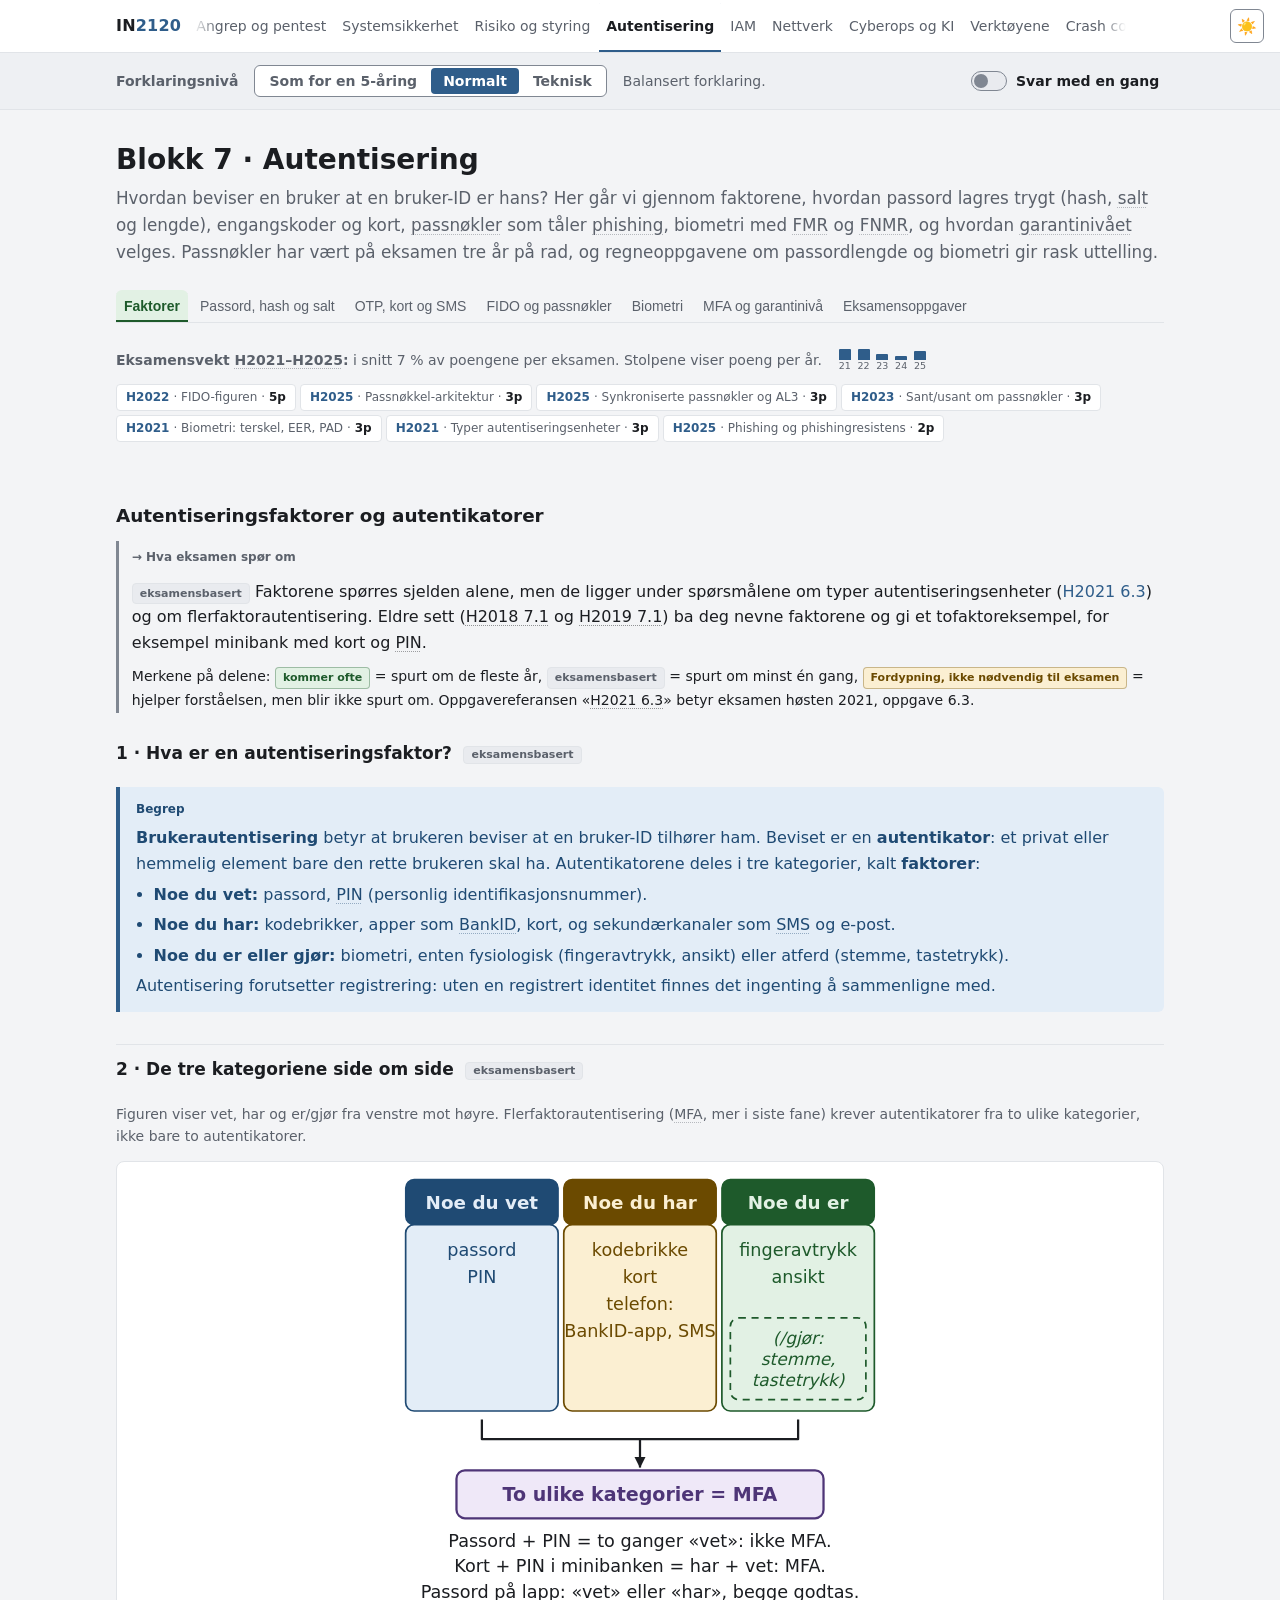
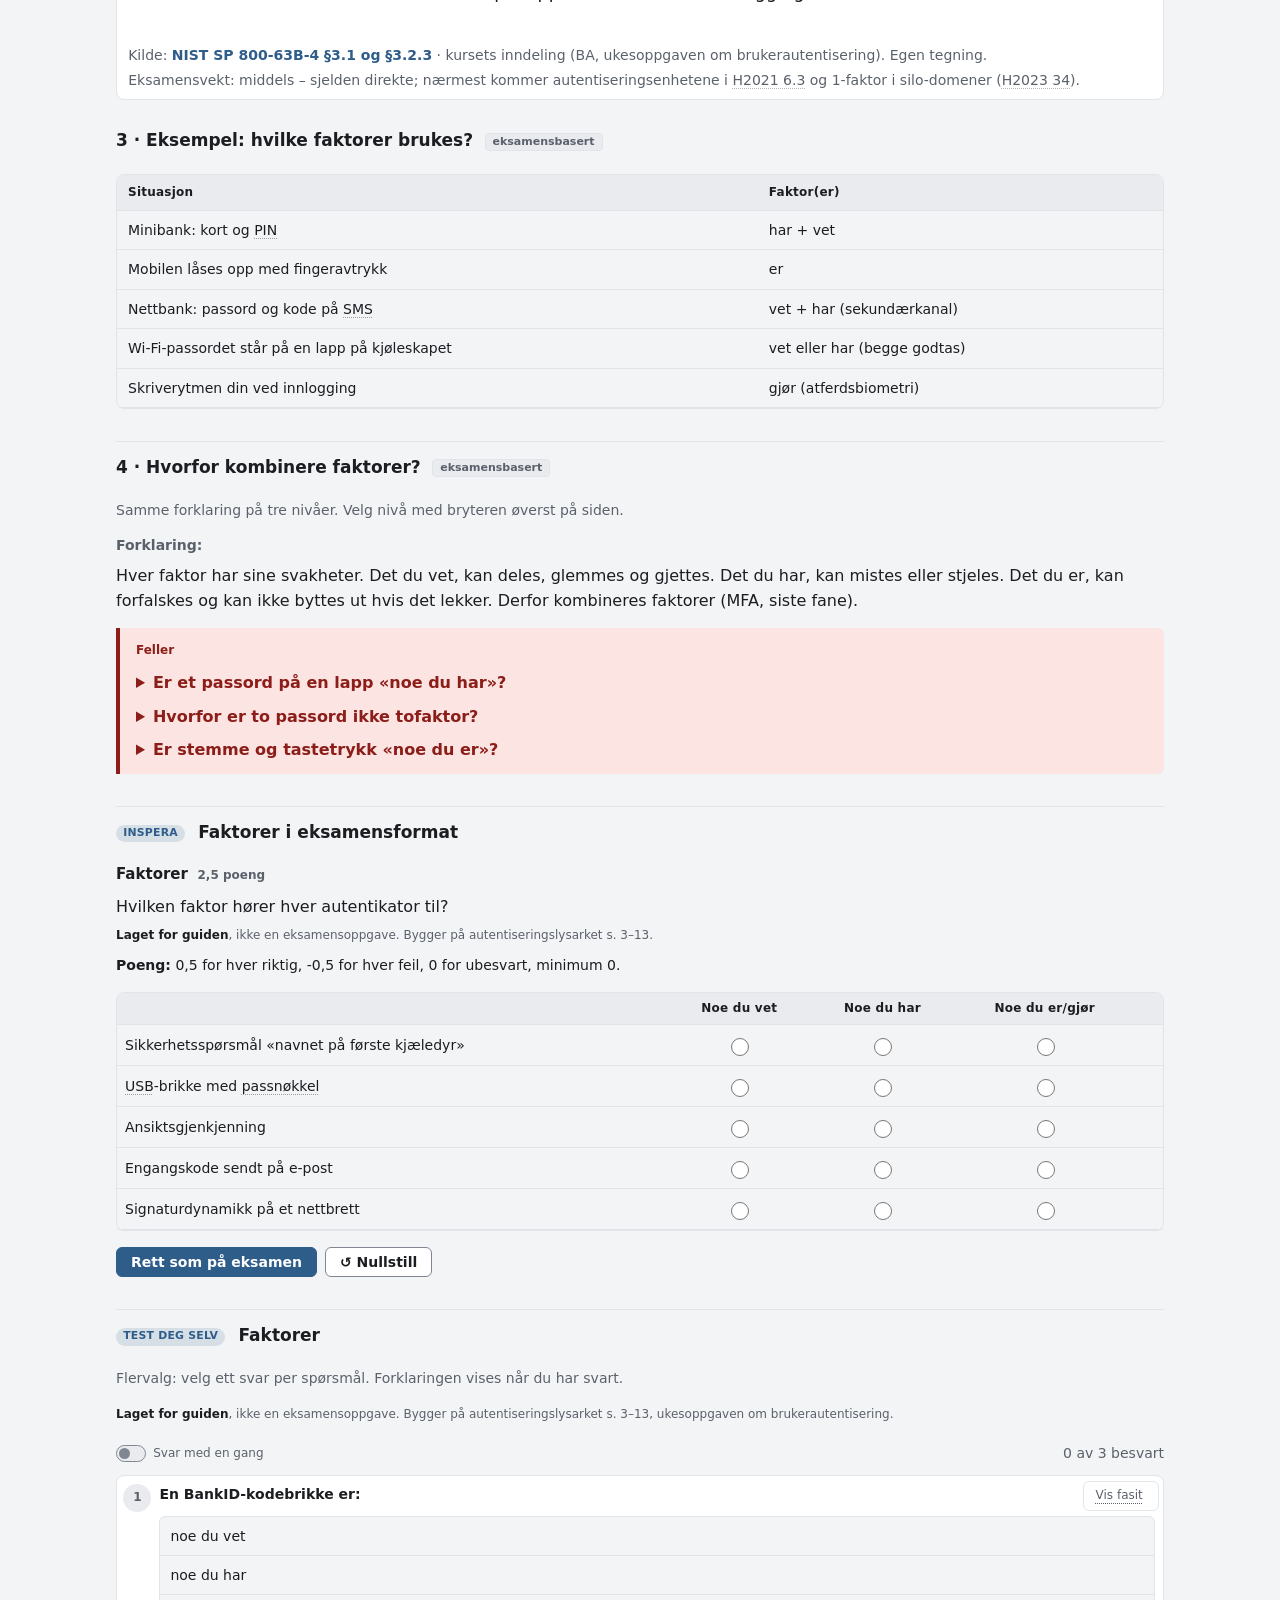
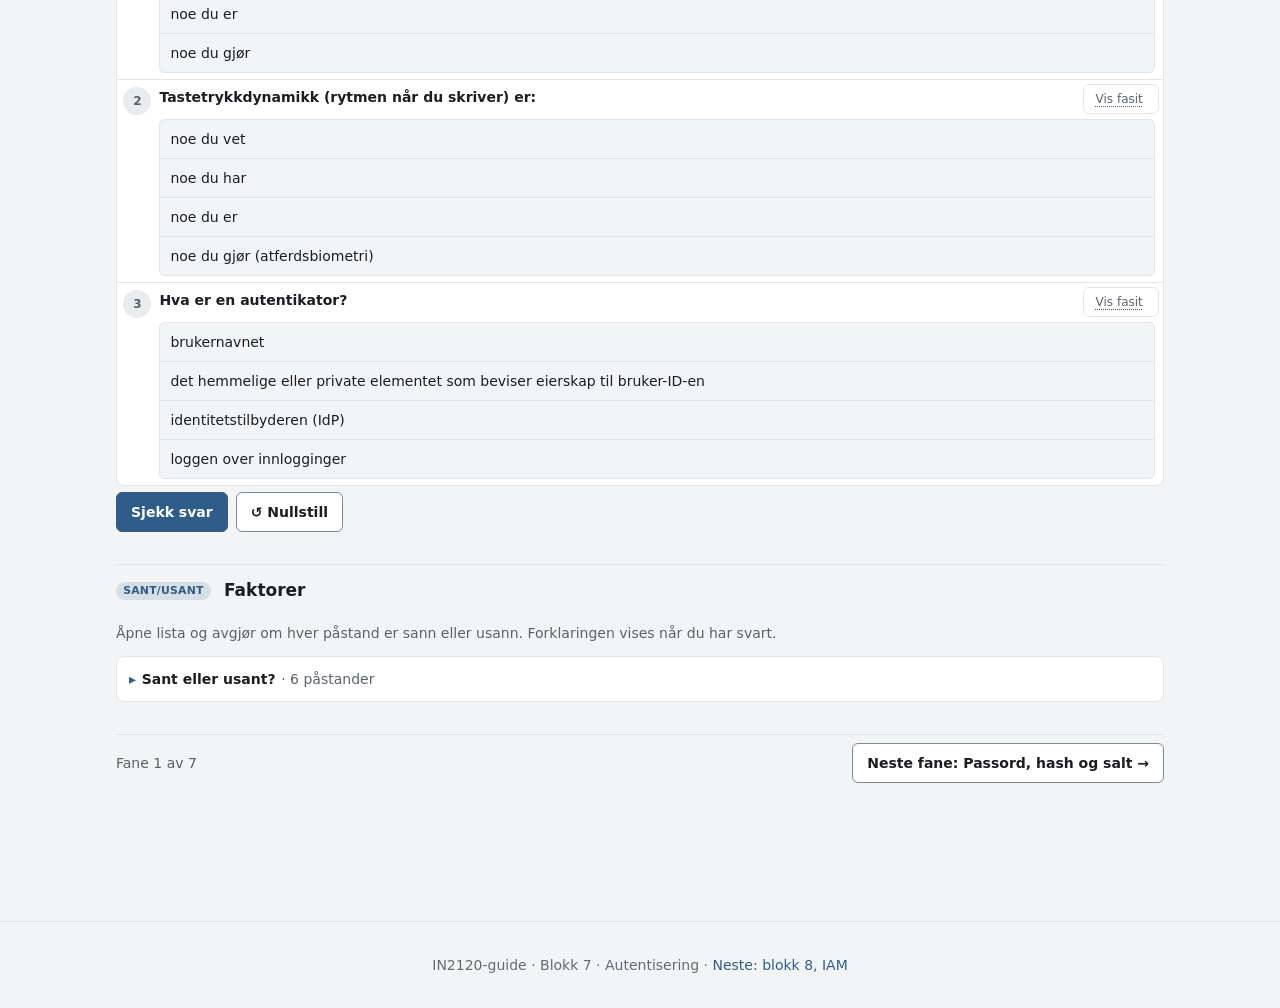
<file: 07-autentisering.html>
<!doctype html>
<html lang="nb">
<head>
  <meta charset="utf-8">
  <meta name="viewport" content="width=device-width, initial-scale=1">
  <title>Blokk 7 · Autentisering · IN2120</title>
  <link rel="icon" href="data:,">
  <meta name="description" content="Brukerautentisering i IN2120: faktorer, passordlagring med hash og salt, nøkkelrom og gjettetid, OTP-brikker og kort, FIDO og passnøkler, biometri med FMR/FNMR og EER, MFA og garantinivå (eIDAS, eID) – med kalkulatorer, stegspiller, øving og eksamensoppgavene.">
  <script>(function(){try{var d=document.documentElement;var t=localStorage.getItem('in-theme');if(t!=='dark'&&t!=='system')t='light';if(t!=='system')d.setAttribute('data-theme',t);var l=localStorage.getItem('in-level');if(l!=='eli5'&&l!=='teknisk')l='normal';d.setAttribute('data-level',l);}catch(e){document.documentElement.setAttribute('data-theme','light');document.documentElement.setAttribute('data-level','normal');}})();</script>
  <link rel="stylesheet" href="assets/css/styles.css?v=20261128g">
  <link rel="stylesheet" href="assets/css/viz.css?v=20261128g">
  <link rel="stylesheet" href="assets/css/figurer.css?v=20261128g">
  <link rel="stylesheet" href="assets/css/ovelse.css?v=20261128g">
  <link rel="stylesheet" href="assets/css/blokk-aut.css?v=20261128g">
  <link rel="stylesheet" href="assets/css/begrep-tips.css?v=20261128g">
</head>
<body data-page="autentisering">
  <a class="skip-link" href="#main">Hopp til innhold</a>
  <header id="topnav"></header>
  <main id="main" class="wrap">
    <div class="pagehead">
      <h1>Blokk 7 · Autentisering</h1>
      <p class="lead">Hvordan beviser en bruker at en bruker-ID er hans? Her går vi gjennom faktorene, hvordan passord lagres trygt (hash, salt og lengde), engangskoder og kort, passnøkler som tåler phishing, biometri med FMR og FNMR, og hvordan garantinivået velges. Passnøkler har vært på eksamen tre år på rad, og regneoppgavene om passordlengde og biometri gir rask uttelling.</p>
    </div>

    <div class="tabs" role="tablist" aria-label="Autentisering">
      <button data-tab="faktorer">Faktorer</button>
      <button data-tab="passord">Passord, hash og salt</button>
      <button data-tab="eierskap">OTP, kort og SMS</button>
      <button data-tab="fido">FIDO og passnøkler</button>
      <button data-tab="biometri">Biometri</button>
      <button data-tab="mfa">MFA og garantinivå</button>
      <button data-tab="eksamen">Eksamensoppgaver</button>
    </div>

    <div class="pagehead-info">
      <p class="blokk-vekt"><span class="bv-tekst"><b>Eksamensvekt H2021–H2025:</b> i snitt 7 % av poengene per eksamen. Stolpene viser poeng per år.</span></p>
      <div class="badges">
        <a class="badge" href="#fane=eksamen&amp;oppg=o-H2022-8_3"><b>H2022</b> · FIDO-figuren · <span class="pts">5p</span></a>
        <a class="badge" href="#fane=eksamen&amp;oppg=o-H2025-25"><b>H2025</b> · Passnøkkel-arkitektur · <span class="pts">3p</span></a>
        <a class="badge" href="#fane=eksamen&amp;oppg=o-H2025-27"><b>H2025</b> · Synkroniserte passnøkler og AL3 · <span class="pts">3p</span></a>
        <a class="badge" href="#fane=eksamen&amp;oppg=o-H2023-33"><b>H2023</b> · Sant/usant om passnøkler · <span class="pts">3p</span></a>
        <a class="badge" href="#fane=eksamen&amp;oppg=o-H2021-6_2"><b>H2021</b> · Biometri: terskel, EER, PAD · <span class="pts">3p</span></a>
        <a class="badge" href="#fane=eksamen&amp;oppg=o-H2021-6_3"><b>H2021</b> · Typer autentiseringsenheter · <span class="pts">3p</span></a>
        <a class="badge" href="#fane=eksamen&amp;oppg=o-H2025-26"><b>H2025</b> · Phishing og phishingresistens · <span class="pts">2p</span></a>
      </div>
    </div>

    <!-- ===================== 1 · FAKTORER ===================== -->
    <section data-panel="faktorer">
      <h3>Autentiseringsfaktorer og autentikatorer</h3>

      <div class="callout snarvei"><span class="lbl">Hva eksamen spør om</span>
        <p><span class="tag">eksamensbasert</span> Faktorene spørres sjelden alene, men de ligger under spørsmålene om typer autentiseringsenheter (<a href="#fane=eksamen&amp;oppg=o-H2021-6_3">H2021 6.3</a>) og om flerfaktorautentisering. Eldre sett (H2018 7.1 og H2019 7.1) ba deg nevne faktorene og gi et tofaktoreksempel, for eksempel minibank med kort og PIN.</p>
        <p class="small">Merkene på delene: <span class="tag tag-kjerne">kommer ofte</span> = spurt om de fleste år, <span class="tag">eksamensbasert</span> = spurt om minst én gang, <span class="tag tag-fordyp">Fordypning, ikke nødvendig til eksamen</span> = hjelper forståelsen, men blir ikke spurt om. Oppgavereferansen «H2021 6.3» betyr eksamen høsten 2021, oppgave 6.3.</p></div>

      <h4 class="aut-del">1 · Hva er en autentiseringsfaktor? <span class="tag">eksamensbasert</span></h4>
      <div class="callout begrep"><span class="lbl">Begrep</span>
        <p><b>Brukerautentisering</b> betyr at brukeren beviser at en bruker-ID tilhører ham. Beviset er en <b>autentikator</b>: et privat eller hemmelig element bare den rette brukeren skal ha. Autentikatorene deles i tre kategorier, kalt <b>faktorer</b>:</p>
        <ul>
          <li><b>Noe du vet:</b> passord, PIN (personlig identifikasjonsnummer).</li>
          <li><b>Noe du har:</b> kodebrikker, apper som BankID, kort, og sekundærkanaler som SMS og e-post.</li>
          <li><b>Noe du er eller gjør:</b> biometri, enten fysiologisk (fingeravtrykk, ansikt) eller atferd (stemme, tastetrykk).</li>
        </ul>
        <p>Autentisering forutsetter registrering: uten en registrert identitet finnes det ingenting å sammenligne med.</p></div>

      <h4 class="aut-del">2 · De tre kategoriene side om side <span class="tag">eksamensbasert</span></h4>
      <p class="small muted fig-vis-led">Figuren viser vet, har og er/gjør fra venstre mot høyre. Flerfaktorautentisering (MFA, mer i siste fane) krever autentikatorer fra to ulike kategorier, ikke bare to autentikatorer.</p>
      <div id="fk-faktorer"></div>

      <h4 class="aut-del">3 · Eksempel: hvilke faktorer brukes? <span class="tag">eksamensbasert</span></h4>
      <div class="table-wrap"><table>
        <thead><tr><th>Situasjon</th><th>Faktor(er)</th></tr></thead>
        <tbody>
          <tr><td>Minibank: kort og PIN</td><td>har + vet</td></tr>
          <tr><td>Mobilen låses opp med fingeravtrykk</td><td>er</td></tr>
          <tr><td>Nettbank: passord og kode på SMS</td><td>vet + har (sekundærkanal)</td></tr>
          <tr><td>Wi-Fi-passordet står på en lapp på kjøleskapet</td><td>vet eller har (begge godtas)</td></tr>
          <tr><td>Skriverytmen din ved innlogging</td><td>gjør (atferdsbiometri)</td></tr>
        </tbody></table></div>

      <h4 class="aut-del">4 · Hvorfor kombinere faktorer? <span class="tag">eksamensbasert</span></h4>
      <p class="ov-intro">Samme forklaring på tre nivåer. Velg nivå med bryteren øverst på siden.</p>
      <div id="ex-faktorer"></div>

      <div class="callout felle"><span class="lbl">Feller</span>
        <details class="grense"><summary>Er et passord på en lapp «noe du har»?</summary>
          <p>Det kan ses begge veier: du vet hvor lappen er (vet), eller du har lappen (har). Fasiten godtar begge. Svar aldri kategorisk uten å begrunne valget.</p></details>
        <details class="grense"><summary>Hvorfor er to passord ikke tofaktor?</summary>
          <p>Begge er «noe du vet». Den som kan lure deg for det ene, kan lure deg for det andre på samme måte. Tofaktor krever to <i>ulike</i> faktorer.</p></details>
        <details class="grense"><summary>Er stemme og tastetrykk «noe du er»?</summary>
          <p>Kurset skiller: kroppen (fingeravtrykk, ansikt, iris) er «noe du er», mens atferd (stemme, tastetrykk, signatur) er «noe du gjør».</p></details>
      </div>

      <h4 class="ov-h"><span class="ov-tag">Inspera</span> Faktorer i eksamensformat</h4>
      <p class="aut-q">Hvilken faktor hører hver autentikator til?</p>
      <div id="ov-aut-1"></div>

      <h4 class="ov-h"><span class="ov-tag">Test deg selv</span> Faktorer</h4>
      <p class="ov-intro">Flervalg: velg ett svar per spørsmål. Forklaringen vises når du har svart.</p>
      <div id="quiz-faktorer"></div>
      <h4 class="ov-h"><span class="ov-tag">Sant/usant</span> Faktorer</h4>
      <p class="ov-intro">Åpne lista og avgjør om hver påstand er sann eller usann. Forklaringen vises når du har svart.</p>
      <div id="tf-faktorer"></div>
    </section>

    <!-- ===================== 2 · PASSORD ===================== -->
    <section data-panel="passord">
      <h3>Passord: lagring, hash, salt og kompleksitet</h3>

      <div class="callout snarvei"><span class="lbl">Hva eksamen spør om</span>
        <p><span class="tag tag-kjerne">kommer ofte</span> Passord har vært med på alle eksamener fra H2018 til H2024 unntatt H2020, med 1–3 poeng hver gang. Oppgavene er av to slag, i samme rekkefølge som delene under:</p>
        <ol>
          <li><b>Lagring:</b> <a href="#fane=eksamen&amp;oppg=o-H2021-6_1">H2021 6.1</a> (2p, lagringsmåte koblet til hvordan passordet kan knekkes), H2022 8.1 (2p, krav koblet til tiltak: tilgangskontroll, salting, komplekse passord, hashing) og H2023 9 (1p, «for likt det gamle» betyr klartekst).</li>
          <li><b>Kompleksitet:</b> H2023 27 (1p, PIN fra 4 til 6 sifre gir hundre ganger) og <a href="#fane=eksamen&amp;oppg=o-H2024-11">H2024 11</a> (1p, 10 til 14 tegn med 105 tegn gir 105⁴).</li>
        </ol>
        <p class="small">Merkene: <span class="tag tag-kjerne">kommer ofte</span> = spurt om de fleste år, <span class="tag">eksamensbasert</span> = spurt om minst én gang, <span class="tag tag-fordyp">Fordypning, ikke nødvendig til eksamen</span> = hjelper forståelsen, men blir ikke spurt om.</p></div>

      <h4 class="aut-del">1 · Lagring: klartekst, hash og saltet hash <span class="tag tag-kjerne">kommer ofte</span></h4>
      <div class="callout begrep"><span class="lbl">Begrep</span>
        <ul>
          <li><b>Hash:</b> en enveisfunksjon som gjør passordet om til en verdi av fast lengde. Samme passord gir alltid samme hash, men hashen kan ikke regnes tilbake til passordet.</li>
          <li><b>Tre lagringsnivåer:</b>
            <ul>
              <li><b>klartekst</b> (svakt: alt ligger åpent ved en lekkasje),</li>
              <li><b>hashet</b> (moderat: innloggingen hashes og sammenlignes, men svake passord kan knekkes) og</li>
              <li><b>saltet hash</b> (godt, standard praksis: passord og et tilfeldig salt hashes sammen, og saltet lagres ved siden av).</li>
            </ul></li>
          <li><b>Salt:</b> en tilfeldig verdi per bruker. Like passord gir da ulike hasher, og ferdige hashtabeller og <b>regnbuetabeller</b> (forhåndsberegnede tabeller som gjør det raskt å finne passordet bak en usaltet hash) blir ubrukelige. Salt hindrer <i>ikke</i> at ett svakt passord gjettes. Lysarket om brukerautentisering sier at saltet i Linux er et heltall fra 0 til 4095.
            <span class="small muted">Ikke pensum: det tallet gjelder den gamle crypt-funksjonen bygd på DES. Moderne systemer bruker et mye lengre tilfeldig salt.</span></li>
          <li><b>Hvor hashene ligger:</b>
            <ul>
              <li>Linux <span class="mono">/etc/shadow</span> (krever root, altså administrator i Linux)</li>
              <li>Windows SAM (Security Account Manager, krever admin)</li>
              <li>i nettverk: AD (Active Directory, katalogtjenesten i Windows), Entra ID (nettversjonen av AD i Microsoft Azure) eller LDAP (Lightweight Directory Access Protocol, brukt i Linux).</li>
            </ul></li>
          <li><b>Pass-the-hash:</b> i noen systemer kan angriperen logge på andre maskiner med selve hashen, uten å kjenne passordet. Angriperen trenger da aldri knekke hashen, så det hjelper ikke at passordet er sterkt. Er samme passord brukt på mange maskiner, åpner den ene stjålne hashen alle. Derfor skal heller ikke gode passord gjenbrukes, og tilgangen til hashene må beskyttes.</li>
        </ul></div>

      <h4 class="demo-h"><span class="ov-tag demo">Demo</span> Klartekst, hash og saltet hash <span class="tag">eksamensbasert</span></h4>
      <p class="ov-intro">Dette er en demo, ikke en oppgave: ingenting rettes. Velg lagringsmåte på første rad. Trykk så «Lekk databasen» på raden «Angrep:» for å se hva en angriper får. Endre passord og salt, og prøv innloggingen. Nederst regner vi ut hvor mye lenger gjettingen tar med salt og med en treg hashfunksjon.</p>
      <div id="viz-salt"></div>

      <h4 class="aut-del">2 · Kompleksitet: nøkkelrom og gjettetid <span class="tag tag-kjerne">kommer ofte</span></h4>
      <div class="callout begrep"><span class="lbl">Begrep</span>
        <ul>
          <li><b>Kompleksitet:</b> antall mulige passord er N<sup>L</sup>, der N er antall tegn å velge mellom (tegnsettet) og L er lengden. Det kalles også <b>nøkkelrommet</b>. Uttømmende søk (prøve alle) finner passordet i snitt etter halve rommet.</li>
          <li><b>Kursets råd:</b>
            <ul>
              <li>minst 13 tegn,</li>
              <li>flere tegnkategorier,</li>
              <li>ingen ordboksord, navn eller datoer,</li>
              <li>bytt sjelden eller aldri, men straks ved mistanke om lekkasje,</li>
              <li>ikke gjenbruk, og</li>
              <li>lagre trygt (i hodet, på papir du passer på, eller i en passordbank).</li>
            </ul></li>
          <li><b>NIST 800-63-4</b> (amerikanske retningslinjer for digital identitet):
            <ul>
              <li>minst 15 tegn når passordet er eneste faktor</li>
              <li>minst 8 som del av MFA</li>
              <li>ingen sammensetningsregler</li>
              <li>ingen krav om periodisk bytte.</li>
            </ul></li>
        </ul></div>

      <h4 class="ov-h"><span class="ov-tag">Øving</span> Nøkkelrom og gjettetid</h4>
      <p class="ov-intro">Regn selv først: antall passord N<sup>L</sup>, og hvor lang tid det tar å prøve alle. Gliderne gir nye tall. Etterpå kan du åpne kalkulatoren og sammenligne før og etter en policyendring med de samme eksemplene som i regneoppgavene på eksamen.</p>
      <div id="viz-noekkelrom"></div>

      <h4>Eksempel: 8 til 12 tegn</h4>
      <p>Tegnsett N = 62 (a–z, A–Z, 0–9), og angriperen prøver 10¹⁰ hasher per sekund.</p>
      <ul>
        <li>Før: 62⁸ = 218 340 105 584 896 ≈ 2,18·10¹⁴ passord. Det tar ca. 21 834 sekunder, altså <b>6,1 timer</b> å prøve alle (i snitt ca. 3 timer).</li>
        <li>Etter: 62¹² ≈ 3,23·10²¹ passord, som tar ca. <b>10 200 år</b>.</li>
        <li>Forholdet: 62¹² / 62⁸ = <b>62⁴ = 14 776 336</b> ganger mer komplekst.</li>
        <li>Bytter du i stedet tegnsett ved 8 tegn (26 små → 95 tegn): (95/26)⁸ ≈ <b>31 769</b> ganger. Lengde slår tegnsett.</li>
      </ul>

      <h4 class="aut-del">3 · Hvorfor hash, salt og lengde hjelper <span class="tag">eksamensbasert</span></h4>
      <p class="ov-intro">Samme forklaring på tre nivåer. Velg nivå med bryteren øverst på siden.</p>
      <div id="ex-passord"></div>

      <div class="callout felle"><span class="lbl">Feller</span>
        <p class="small muted">Først lagring (del 1), så kompleksitet (del 2).</p>
        <details class="grense"><summary>Hindrer salt gjetting av svake passord?</summary>
          <p>Nei. Salt gjør ferdige tabeller ubrukelige og skjuler at to brukere har samme passord. En angriper som kjenner saltet (det lagres jo åpent), kan fortsatt gjette «sommer2026» mot én bruker.</p></details>
        <details class="grense"><summary>Hva betyr «Lagret som salt» (H2021 6.1)?</summary>
          <p>Oppgaven ba deg angi hvordan passord kan knekkes for hver lagringsmåte, «som kan være reell eller ikke». Et salt alene er ingen måte å lagre et passord på, så svaret der er «ingen».</p></details>
        <details class="grense"><summary>Hvilket tiltak dekker hvilket krav (H2022 8.1)?</summary>
          <p>Oppgaven ga fire krav til passorddatabasen og fire tiltak:</p>
          <ul>
            <li>bare autoriserte skal lese databasen: tilgangskontroll,</li>
            <li>ikke klartekst i databasen: hashing,</li>
            <li>ingen forhåndsberegnede tabeller: salting, og</li>
            <li>svært vanskelig å knekke et saltet passord: komplekse passord.</li>
          </ul></details>
        <details class="grense"><summary>Hvorfor betyr «for likt det gamle passordet» klartekst (H2023 9)?</summary>
          <p>Oppgaven: du bytter fra «JuleferienHytte2022» til «JuleferienHytte2023», og systemet sier at passordene er for like. Hva vet du om lagringen? Fasiten er klartekst, fordi hasher av to nesten like passord ikke ligner hverandre. Systemet må ha det gamle passordet i lesbar form for å se likheten.</p></details>
        <details class="grense"><summary>Hvorfor 105⁴ og ikke 105 · 4 (H2024 11)?</summary>
          <p>Oppgaven: policyen endres fra 10 til 14 tegn, med 105 mulige tegn. Hvor mye mer komplekst blir passordet? Hvert ekstra tegn kan være ett av 105, så antallet ganges med 105 for hvert tegn: 105 · 105 · 105 · 105 = 105⁴. Å gange med 4 ville betydd at antallet vokser lineært med lengden.</p></details>
        <details class="grense"><summary>Hvorfor «hundre ganger» og ikke «95 ganger» (H2023 27)?</summary>
          <p>Oppgaven: en PIN går fra fire til seks sifre. Hvor mye mer komplekst blir den? En PIN har bare sifre, altså 10 tegn. To ekstra sifre gir 10² = 100. Tallet 95 gjelder bare når alle skrivbare tegn er lov.</p></details>
        <details class="grense"><summary>Er en rask hashfunksjon bra for passord?</summary>
          <p>Nei. Tjeneren hasher bare én gang per innlogging, men angriperen hasher milliarder av gjetninger. Jo raskere hashen er, jo flere gjetninger per sekund får angriperen.</p></details>
        <ul>
          <li><b>«Bytt passord ofte og bruk spesialtegn»</b> er ikke kursets råd. Kurset sier: lengde, sjelden eller aldri bytte, ingen gjenbruk. NIST har ingen sammensetningsregler (lysarket sier likevel «flere kategorier tegn»). <span class="small muted">Ikke pensum: NIST begrunner det med at tvungne bytter gir forutsigbare varianter, som «Sommer2026!» etterfulgt av «Sommer2027!».</span></li>
        </ul></div>

      <h4 class="ov-h"><span class="ov-tag">Inspera</span> Passord, hash og salt i eksamensformat</h4>
      <div class="ov-intro">To egne oppgaver med poengregel som på eksamen. Svar og rett hver for seg.</div>
      <p class="aut-q">Hvilket tiltak oppfyller kravet?</p>
      <div id="ov-aut-2"></div>
      <p class="aut-q">Policyen endres fra 8 til 12 tegn med 62 mulige tegn. Hvor mye mer komplekst blir passordet?</p>
      <div id="ov-aut-3"></div>

      <h4 class="ov-h"><span class="ov-tag">Test deg selv</span> Passord, hash og salt</h4>
      <p class="ov-intro">Flervalg: velg ett svar per spørsmål. Forklaringen vises når du har svart.</p>
      <div id="quiz-passord"></div>
      <h4 class="ov-h"><span class="ov-tag">Sant/usant</span> Passord, hash og salt</h4>
      <p class="ov-intro">Åpne lista og avgjør om hver påstand er sann eller usann. Forklaringen vises når du har svart.</p>
      <div id="tf-passord"></div>
    </section>

    <!-- ===================== 3 · EIERSKAP ===================== -->
    <section data-panel="eierskap">
      <h3>Eierskapsfaktorer: OTP-brikker, kort, pass og sekundærkanaler</h3>

      <div class="callout snarvei"><span class="lbl">Hva eksamen spør om</span>
        <p><span class="tag">eksamensbasert</span> <a href="#fane=eksamen&amp;oppg=o-H2021-6_3">H2021 6.3</a> (3p) ga seks beskrivelser (FIDO, «har som regel klokke», BankID på mobil, BankID-brikke, leser eller terminal, overføring av kode) som skulle kobles til OTP-brikke, pass og ID-kort, online-enheter eller sekundærkanal. Eldre sett (H2018 7.4 og H2019 7.4) spurte om kodebrikker (der kalt autentiseringstokener).</p>
        <p class="small">Merkene: <span class="tag tag-kjerne">kommer ofte</span> = spurt om de fleste år, <span class="tag">eksamensbasert</span> = spurt om minst én gang, <span class="tag tag-fordyp">Fordypning, ikke nødvendig til eksamen</span> = hjelper forståelsen, men blir ikke spurt om.</p></div>

      <h4 class="aut-del">1 · Fire typer autentiseringsenheter <span class="tag">eksamensbasert</span></h4>
      <div class="callout begrep"><span class="lbl">Begrep</span>
        <ul>
          <li><b>OTP-brikker</b> (OTP = One-Time Password, engangskode): en liten dings som viser en ny kode med jevne mellomrom.</li>
          <li><b>Online-enheter:</b> for eksempel FIDO-brikker og passnøkler (egen fane).</li>
          <li><b>Adgangs- og ID-kort og pass:</b> kort eller chip som leses av en leser eller terminal.</li>
          <li><b>Sekundærkanaler</b> (SMS, app, SIM, e-post): nettsiden er primærkanalen, og koden eller godkjenningen kommer via en annen kanal, som mobilnettet eller en app.</li>
        </ul></div>

      <h4 class="aut-del">2 · OTP-brikken: klokke og engangskode <span class="tag">eksamensbasert</span></h4>
      <div class="callout begrep"><span class="lbl">Begrep</span>
        <ul>
          <li><b>Tidsbasert OTP-brikke:</b> brikken har en klokke og en hemmelig nøkkel og viser en engangskode for et kort tidsvindu. Tjeneren har samme nøkkel og algoritme, regner ut forventet kode og sammenligner.</li>
          <li>Koder fra nabovinduene godtas, fordi klokkene kan drive litt. Klokkene må likevel være synkrone, og brikken trenger batteri for at klokka skal gå.</li>
          <li>Eksempler: BankID-brikke, RSA SecurID.</li>
          <li><b>Leveransekjedeangrep:</b> angripere stjal hemmeligheter hos RSA, produsenten av SecurID, og brukte dem mot kundene. Brikkene er bare trygge så lenge nøklene er hemmelige.</li>
        </ul></div>

      <h4 class="demo-h"><span class="ov-tag demo">Demo</span> Leke-OTP: brikke og tjener <span class="tag tag-fordyp">Fordypning, ikke nødvendig til eksamen</span></h4>
      <p class="ov-intro">Dette er en demo, ikke en oppgave: ingenting rettes. Formelen er en leke-formel, ekte brikker bruker en kryptografisk funksjon. Venstre kolonne er brikken, høyre er tjeneren, og stripa under viser sju tidsvinduer med koden for hvert. Flytt klokka og se koden skifte hvert 30. sekund. La brikkens klokke drive for å se hvorfor tjeneren godtar nabovinduene, og skriv ned en kode for å se at den blir verdiløs etter kort tid.</p>
      <div id="viz-otp"></div>

      <details class="aut-ekstra"><summary>Eksempel: leke-OTP regnet for hånd (fordypning)</summary>
        <p>Leke-formelen er OTP = (K · t + 7) mod 1000, der K er den hemmelige nøkkelen og t er nummeret på 30-sekundersvinduet. Nøkkel K = 123, klokka er 10:00:15. Det er 36 015 sekunder etter midnatt, og 36 015 / 30 = 1200,5, så t = 1200.</p>
        <ul>
          <li>(123 · 1200 + 7) mod 1000 = 147 607 mod 1000 = <b>607</b>.</li>
          <li>Tjeneren godtar også t = 1199, som gir <b>484</b>, og t = 1201, som gir <b>730</b>.</li>
          <li>Brukeren taster 607, og tjeneren finner treff i vindu 1200. En angriper som ser 607 klokka 10:05, er for sent ute.</li>
        </ul></details>

      <h4 class="aut-del">3 · Kort, pass og sekundærkanaler <span class="tag">eksamensbasert</span></h4>
      <div class="callout begrep"><span class="lbl">Begrep</span>
        <ul>
          <li><b>Kort:</b> kontaktløse RFID-kort (radiobrikke-kort) får strøm fra leserens felt. Et adgangskort med <b>symmetrisk</b> nøkkel svarer på en tilfeldig utfordring fra leseren, og leseren sammenligner med forventet svar. Nasjonale ID-kort og pass bruker <b>asymmetrisk</b> nøkkel.</li>
          <li><b>Pass:</b> to sertifikater bygger tilliten.
            <ul>
              <li>CS-sertifikatet (Country Signing) er landets rotsertifikat. Det signerer DS-sertifikatet.</li>
              <li>DS-sertifikatet (Document Signer) hører til nøkkelen som signerer selve passene. Den signerer foto og passets offentlige nøkkel i chipen.</li>
              <li>Kontrollen sjekker signaturene og sender en utfordring som chipen signerer med den private nøkkelen. Den private nøkkelen forlater aldri chipen.</li>
            </ul></li>
          <li><b>Sekundærkanal:</b> SMS regnes som relativt svak, fordi en SMS relativt lett kan stjeles.
            <span class="small muted">Ikke pensum: et vanlig eksempel er SIM-bytte, der angriperen får mobiloperatøren til å flytte nummeret til et SIM-kort angriperen har.</span></li>
        </ul></div>

      <h4 class="aut-del">4 · Hva hindrer OTP og kort? <span class="tag">eksamensbasert</span></h4>
      <p class="ov-intro">Samme forklaring på tre nivåer. Velg nivå med bryteren øverst på siden.</p>
      <div id="ex-eierskap"></div>

      <div class="callout felle"><span class="lbl">Feller</span>
        <details class="grense"><summary>Er OTP phishingresistent?</summary>
          <p>Nei. Koden kan ikke gjenbrukes senere, men en falsk nettside kan be deg taste den inn og sende den videre til den ekte siden mens den fortsatt gjelder.</p></details>
        <details class="grense"><summary>BankID: OTP-brikke eller sekundærkanal?</summary>
          <p>BankID-brikken er en OTP-brikke. BankID på mobil er en sekundærkanal (H2021 6.3).</p></details>
        <ul>
          <li><b>Tidsbaserte brikker har klokke</b> (H2021 6.3: «har som regel klokke» peker på OTP-brikke).</li>
          <li><b>Pass bruker asymmetrisk nøkkel</b>, adgangskortet i eksempelet symmetrisk.</li>
          <li><b>SMS er svakest</b> av sekundærkanalene på lysarket.</li>
        </ul></div>
      <h4 class="ov-h"><span class="ov-tag">Inspera</span> OTP, kort og SMS i eksamensformat</h4>
      <p class="aut-q">Hvilken type autentiseringsenhet passer best med beskrivelsen?</p>
      <div id="ov-aut-4"></div>

      <h4 class="ov-h"><span class="ov-tag">Test deg selv</span> OTP, kort og SMS</h4>
      <p class="ov-intro">Flervalg: velg ett svar per spørsmål. Forklaringen vises når du har svart.</p>
      <div id="quiz-eierskap"></div>
      <h4 class="ov-h"><span class="ov-tag">Sant/usant</span> OTP, kort og SMS</h4>
      <p class="ov-intro">Åpne lista og avgjør om hver påstand er sann eller usann. Forklaringen vises når du har svart.</p>
      <div id="tf-eierskap"></div>
    </section>

    <!-- ===================== 4 · FIDO ===================== -->
    <section data-panel="fido">
      <h3>Phishingresistent autentisering: FIDO og passnøkler</h3>

      <div class="callout snarvei"><span class="lbl">Hva eksamen spør om</span>
        <p><span class="tag tag-kjerne">kommer ofte</span> Passnøkler har vært med i H2022, H2023 og H2025 i ulike former, så forvent det igjen:</p>
        <ul>
          <li>H2022 8.3 (5p): plassere etappene, utfordring, respons, autentikator, privat og offentlig nøkkel og tallene 1–3 i figuren.</li>
          <li>H2023 33 (3p): seks sant/usant-påstander om passnøkler.</li>
          <li><a href="#fane=eksamen&amp;oppg=o-H2025-25">H2025 25</a> (3p): arkitekturfiguren (del 2 under).</li>
          <li><a href="#fane=eksamen&amp;oppg=o-H2025-26">H2025 26</a> (2p): hva phishing er og hva som gjør passnøkler phishingresistente.</li>
          <li><a href="#fane=eksamen&amp;oppg=o-H2025-27">H2025 27</a> (3p): phishing mot en passordbank som synkroniserer passnøkler, og NIST AL3 (= AAL3, det høyeste nivået i NIST, se siste fane).</li>
        </ul>
        <p class="small">Merkene: <span class="tag tag-kjerne">kommer ofte</span> = spurt om de fleste år, <span class="tag">eksamensbasert</span> = spurt om minst én gang, <span class="tag tag-fordyp">Fordypning, ikke nødvendig til eksamen</span> = hjelper forståelsen, men blir ikke spurt om.</p></div>

      <h4 class="aut-del">1 · Phishing og passnøkler <span class="tag tag-kjerne">kommer ofte</span></h4>
      <div class="callout begrep"><span class="lbl">Begrep</span>
        <ul>
          <li><b>Phishing</b> mot autentisering: en melding lurer brukeren til en falsk nettside som stjeler autentikatorene, og angriperen bruker dem på den ekte siden. Vanlige brikker og apper, også BankID, er ikke phishingresistente fordi de stoler på at brukeren forstår domenenavn.</li>
          <li><b>Phishingresistent:</b> autentikatoren kan ikke brukes mot andre enn den ekte siden, fordi <b>klienten</b> (enheten eller nettleseren brukeren logger inn med), ikke brukeren, sjekker domenenavnet.</li>
          <li><b>FIDO</b> (Fast IDentity Online <span class="tag">Ikke pensum</span>): standarden passnøkler bygger på.</li>
          <li><b>Passnøkkel:</b> en kryptografisk <b>privat nøkkel</b>, én per autentiseringstjener, knyttet til tjenerens <b>domenenavn</b>. Tjeneren har bare den tilsvarende <b>offentlige nøkkelen</b>.</li>
          <li><b>To etapper:</b>
            <ol>
              <li>etappe (lokal): brukeren autentiserer seg til klienten med PIN eller biometri.</li>
              <li>etappe (online): klienten autentiserer seg til tjeneren med challenge–respons (utfordring og svar):
                <ol>
                  <li>utfordring C fra tjeneren</li>
                  <li>lokal autentikator</li>
                  <li>signert respons R.</li>
                </ol></li>
            </ol></li>
          <li><b>Lagring:</b>
            <ul>
              <li>innebygd i klienten (operativsystem, nettleser, maskinvare)</li>
              <li>i en brikke (USB, smartkort, NFC eller blåtann)</li>
              <li>eller i en passordbank.</li>
            </ul></li>
          <li><b>Utfordringer:</b>
            <ul>
              <li>det er komplisert å flytte nøklene til en ny enhet,</li>
              <li>synkronisering via sky krever til syvende og sist vanlig, ikke phishingresistent innlogging, og</li>
              <li>ordningen er vanskelig å forstå for vanlige brukere.</li>
            </ul></li>
        </ul></div>

      <h4 class="aut-del">2 · Arkitekturen i eksamensfiguren <span class="tag tag-kjerne">kommer ofte</span></h4>
      <p class="small muted fig-vis-led">Figuren fra H2025 25, tegnet uten svarfeltene: bruker til venstre, klient i midten og autentiseringstjenere til høyre. På eksamen sto det fem tomme felt på de buede pilene og i boksene. Forklaringen under figuren sier hva som hører hjemme der, fra venstre mot høyre.</p>
      <div id="fv-fido"></div>
      <div class="callout eksempel"><span class="lbl">Slik leser du figuren</span>
        <ul>
          <li><b>Venstre, buet pil fra bruker til klient:</b> brukeren låser opp klienten med en <b>autentikator</b> (PIN eller biometri). Det er 1. etappe, og den er lokal.</li>
          <li><b>Midten, inne i klienten:</b> de private <b>passnøklene</b>, én per tjener og domene.</li>
          <li><b>Høyre, øverste buede pil fra tjenerne til klienten:</b> <b>challenge</b> (utfordringen C).</li>
          <li><b>Høyre, nederste buede pil fra klienten til tjenerne:</b> <b>respons</b> (R, utfordringen signert med passnøkkelen).</li>
          <li><b>Høyre, inne i tjenerboksen:</b> de <b>offentlige nøklene</b>, som tjeneren verifiserer responsen med.</li>
        </ul>
        <p>De brede pilene sier det samme med ord: bruker autentiserer til klient (1. etappe, lokal), og klient autentiserer til tjener (2. etappe, online). I tid kommer challenge først (pil 1 i tabellen under), så den lokale autentikatoren (2) og til slutt responsen (3).</p></div>

      <h4 class="aut-del">3 · Protokollen steg for steg <span class="tag tag-kjerne">kommer ofte</span></h4>
      <p class="ov-intro"><b>Øving, sekvensdiagram for registrering og innlogging.</b> Velg scenario og gå steg for steg. Slå på «Gjett før hvert steg» hvis du vil svare på spørsmål underveis. Tallene 1, 2 og 3 på pilene er de samme som i tabellen under og i figuren fra lysarket.</p>
      <div id="sp-fido"></div>

      <h4>Protokollen i tabell</h4>
      <div class="table-wrap"><table>
        <thead><tr><th scope="col">#</th><th scope="col">Fra → til</th><th scope="col">Melding</th></tr></thead>
        <tbody>
          <tr><th scope="row">1</th><td>Tjener → klient</td><td>utfordring C</td></tr>
          <tr><th scope="row">2</th><td>Bruker → klient</td><td>lokal autentikator (PIN eller biometri), 1. etappe</td></tr>
          <tr><th scope="row">(klient)</th><td></td><td>sjekker at domenet stemmer, velger riktig passnøkkel og signerer C</td></tr>
          <tr><th scope="row">3</th><td>Klient → tjener</td><td>signert respons R, som tjeneren verifiserer med den offentlige nøkkelen</td></tr>
        </tbody></table></div>

      <h4 class="aut-del">4 · Hvorfor passnøkler tåler phishing <span class="tag tag-kjerne">kommer ofte</span></h4>
      <p class="ov-intro">Samme forklaring på tre nivåer. Velg nivå med bryteren øverst på siden.</p>
      <div id="ex-fido"></div>

      <div class="callout felle"><span class="lbl">Feller</span>
        <details class="grense"><summary>Hvem sjekker domenet?</summary>
          <p><b>Klienten</b>, ikke tjeneren og ikke brukeren (H2025 26). «Tjeneren sjekker at nøkkelen passer» er riktig om innloggingen, men forklarer ikke hvorfor den tåler phishing.</p></details>
        <details class="grense"><summary>Kan brukeren trykke seg forbi advarselen?</summary>
          <p>Nei. Klienten bruker bare passnøkkelen mot domenet den er laget for, og brukeren kan ikke overstyre det (H2023 33).</p></details>
        <details class="grense"><summary>Mister du enheten, må du lage nye passnøkler?</summary>
          <p>Fasiten i H2023 33 sier usant, fordi nøklene kan synkroniseres. For nøkler som er bundet til én enhet (som på NIST AAL3), må nye faktisk lages.</p></details>
        <ul>
          <li><b>Én passnøkkel for alle steder?</b> Nei, én per tjener og domene.</li>
          <li><b>Lagrer tjeneren passnøkkelen?</b> Nei, bare den offentlige nøkkelen.</li>
          <li><b>Phishingresistensen gjelder ikke skykontoen</b> som synkroniserer passnøklene (H2025 27).</li>
        </ul></div>
      <h4 class="ov-h"><span class="ov-tag">Inspera</span> FIDO og passnøkler i eksamensformat</h4>
      <p class="aut-q">Figuren viser innlogging med passnøkler. Plasser de seks boksene på riktig sted i figuren.</p>
      <div id="ov-aut-5"></div>

      <h4 class="ov-h"><span class="ov-tag">Test deg selv</span> FIDO og passnøkler</h4>
      <p class="ov-intro">Flervalg: velg ett svar per spørsmål. Forklaringen vises når du har svart.</p>
      <div id="quiz-fido"></div>
      <h4 class="ov-h"><span class="ov-tag">Sant/usant</span> FIDO og passnøkler</h4>
      <p class="ov-intro">Åpne lista og avgjør om hver påstand er sann eller usann. Forklaringen vises når du har svart.</p>
      <div id="tf-fido"></div>
    </section>

    <!-- ===================== 5 · BIOMETRI ===================== -->
    <section data-panel="biometri">
      <h3>Biometri: moduser, FMR/FNMR, EER og PAD</h3>

      <div class="callout snarvei"><span class="lbl">Hva eksamen spør om</span>
        <p><span class="tag">eksamensbasert</span> Biometri var med hvert år fra H2018 til H2022 unntatt H2020, men har ikke vært spurt om etter 2022. Temaet er pensum i 2026, og regneoppgaven gir rask uttelling.</p>
        <ul>
          <li><a href="#fane=eksamen&amp;oppg=o-H2021-6_2">H2021 6.2</a> (3p): hva skjer med FMR når T heves, hva er et ideelt system, hva er PAD, hvorfor er forfalskning vanskelig å oppdage selv med lav EER, og baklengsregning fra rater til antall.</li>
          <li>H2022 8.2 (2p): 100 genuine og 100 ikke-genuine testbrukere, regn ut TMR, TNMR, FMR og FNMR.</li>
          <li>Eldre sett (H2018 7.3, H2019 7.3): fordeler og ulemper med biometri, og fingeravtrykk mot ansikt.</li>
        </ul>
        <p class="small">Merkene: <span class="tag tag-kjerne">kommer ofte</span> = spurt om de fleste år, <span class="tag">eksamensbasert</span> = spurt om minst én gang, <span class="tag tag-fordyp">Fordypning, ikke nødvendig til eksamen</span> = hjelper forståelsen, men blir ikke spurt om.</p></div>

      <h4 class="aut-del">1 · Hva er biometri? <span class="tag">eksamensbasert</span></h4>
      <div class="callout begrep"><span class="lbl">Begrep</span>
        <ul>
          <li><b>Biometri:</b> automatiske metoder for å autentisere eller gjenkjenne en person ut fra kroppen eller atferden. Eksempler: fingeravtrykk, ansikt, iris, håndgeometri, signatur, stemme, tastetrykk. Hver slik egenskap kalles en <b>modalitet</b>.</li>
          <li><b>Krav til en modalitet:</b>
            <ul>
              <li>Lysarket om brukerautentisering har åtte: universalitet, særpreg, permanens, målbarhet, nøyaktighet (EER, se del 2), ytelse, aksept og beskyttelse mot forfalskning.</li>
              <li>Ukesoppgave 7 teller sju: universalitet, entydighet (= særpreg), varighet (= permanens), målbarhet, ytelse (der nøyaktighet inngår), aksept og anti-spoofing (= beskyttelse mot forfalskning).</li>
            </ul></li>
          <li><b>Komponenter:</b> sensor → uttrekk av kjennetegn (for eksempel linjesplitt og linjeender i et fingeravtrykk) → komparator (sammenligner prøven med malen) → database med maler.</li>
          <li><b>Moduser:</b>
            <ul>
              <li><b>registrering</b> (lage og lagre malen),</li>
              <li><b>identifikasjon 1:N</b> (søke i hele databasen) og</li>
              <li><b>autentisering 1:1</b> (sammenligne med malen til den oppgitte bruker-ID-en).</li>
            </ul></li>
          <li><b>PAD</b> (Presentation Attack Detection): å oppdage presentasjonsangrep som falsk finger, falskt ansikt eller deepfake.</li>
          <li><b>Tvang:</b> kroppsbasert biometri kan tvinges fram, mens atferd krever at brukeren er bevisst.</li>
        </ul></div>

      <h4 class="aut-del">2 · Skåring, terskel og feilrater <span class="tag">eksamensbasert</span></h4>
      <div class="callout begrep"><span class="lbl">Begrep</span>
        <ul>
          <li><b>Skåring S og terskel T:</b> komparatoren gir en skår S for hvor lik prøven er malen, og T er terskelen systemet er stilt inn på. Det er match når <span class="mono">S ≥ T</span>, ikke-match når <span class="mono">S &lt; T</span>.</li>
          <li><b>Genuint forsøk:</b> personen er virkelig den hen gir seg ut for. <b>Ikke-genuint forsøk:</b> en annen person prøver.</li>
          <li><b>FMR</b> (False Match Rate, andel feilaktige treff) = antall match blant ikke-genuine / antall ikke-genuine.</li>
          <li><b>FNMR</b> (False Non-Match Rate, andel feilaktige avvisninger) = antall ikke-match blant genuine / antall genuine.</li>
          <li><b>TMR</b> (True Match Rate, andel genuine som godtas) = 1 − FNMR, og <b>TNMR</b> (True Non-Match Rate, andel ikke-genuine som avvises) = 1 − FMR.</li>
          <li><b>EER</b> (Equal Error Rate): raten når T er satt slik at FMR = FNMR. Liten EER betyr høy nøyaktighet og lite overlapp mellom kurvene.</li>
        </ul></div>

      <h4 class="ov-h"><span class="ov-tag">Øving</span> Terskel, FMR, FNMR og EER</h4>
      <p class="ov-intro">Regn ut FMR for terskelen først. Når svaret vises, åpnes figuren. Øverst: ti genuine forsøk (sirkler) og ti ikke-genuine (firkanter) plassert etter skåring fra 0 til 100, og den loddrette streken er terskelen T. Dra i terskelen. Merker på feil side av streken blir røde. Under: kurvene for FMR (hel linje) og FNMR (stiplet) for alle terskler, og det grønne feltet er der FMR = FNMR.</p>
      <div id="viz-biometri"></div>

      <h4>Eksempel: testen i tabell</h4>
      <p>Samme ti genuine og ti ikke-genuine skåringer som i figuren. Én rad per terskel.</p>
      <div class="table-wrap"><table>
        <thead><tr><th scope="col">T</th><th scope="col">Genuine avvist → FNMR</th><th scope="col">Ikke-genuine godtatt → FMR</th><th scope="col">TMR og TNMR</th></tr></thead>
        <tbody>
          <tr><th scope="row">50</th><td>1 (45) → 0.1</td><td>4 (50, 57, 63, 71) → 0.4</td><td>0.9 og 0.6</td></tr>
          <tr><th scope="row">60</th><td>2 (45, 58) → 0.2</td><td>2 (63, 71) → 0.2</td><td>0.8 og 0.8</td></tr>
          <tr><th scope="row">70</th><td>3 (45, 58, 66) → 0.3</td><td>1 (71) → 0.1</td><td>0.7 og 0.9</td></tr>
          <tr><th scope="row">75</th><td>5 (45, 58, 66, 70, 74) → 0.5</td><td>0 → 0.0</td><td>0.5 og 1.0</td></tr>
        </tbody></table></div>
      <ul>
        <li>Ved T = 60 er FMR = FNMR = 0.2, altså <b>EER = 0.2</b> i denne testen.</li>
        <li>Ved T = 50 godtas skåringen 50, fordi match er S ≥ T.</li>
        <li>Baklengs: FMR 0.03 og FNMR 0.08 med 200 av hver gir 6 ikke-genuine godtatt og 16 genuine avvist.</li>
      </ul>

      <h4 class="aut-del">3 · Hvordan terskelen flytter feilene <span class="tag">eksamensbasert</span></h4>
      <p class="ov-intro">Samme forklaring på tre nivåer. Velg nivå med bryteren øverst på siden.</p>
      <div id="ex-biometri"></div>

      <div class="callout felle"><span class="lbl">Feller</span>
        <details class="grense"><summary>Gjør lav FMR systemet trygt mot falske fingre?</summary>
          <p>Nei. FMR måler tilfeldige ikke-genuine forsøk. En god forfalskning av en ekte finger ser genuin ut og slipper inn uansett FMR. Det er PAD som skal stoppe den (H2021 6.2).</p></details>
        <details class="grense"><summary>Hva skjer med FMR når terskelen heves?</summary>
          <p>FMR <b>synker</b> (færre ikke-genuine kommer over streken), mens FNMR <b>stiger</b>. Et ideelt system har FMR = FNMR = EER = 0.</p></details>
        <details class="grense"><summary>Hva deler du på?</summary>
          <p>FMR deles på antall <i>ikke-genuine</i>, FNMR på antall <i>genuine</i>, ikke på totalen.</p></details>
        <ul>
          <li><b>FAR/FRR?</b> Kurset sier <b>FMR/FNMR</b>. Eldre sett og lærebøker kan bruke de andre forkortelsene (False Accept Rate og False Reject Rate).</li>
          <li><b>«Biometrisk verifisering»?</b> Kurset kaller 1:1 for <b>autentisering</b>.</li>
          <li><b>Desimaltall med punktum</b> i Inspera: 0.06, ikke 0,06 eller 6 %.</li>
        </ul></div>
      <h4 class="ov-h"><span class="ov-tag">Inspera</span> Biometri i eksamensformat</h4>
      <div class="ov-intro">To egne oppgaver med poengregel som på eksamen. Svar og rett hver for seg.</div>
      <p class="aut-q">Regn ut TMR, TNMR, FMR og FNMR ut fra testresultatet, og skriv hvert svar som desimaltall i feltet.</p>
      <div id="ov-aut-6"></div>
      <p class="aut-q">Velg riktig ord i hvert nedtrekksfelt, slik at de tre setningene om terskel, PAD og biometrisk modus blir riktige.</p>
      <div id="ov-aut-7"></div>

      <h4 class="ov-h"><span class="ov-tag">Test deg selv</span> Biometri</h4>
      <p class="ov-intro">Flervalg: velg ett svar per spørsmål. Forklaringen vises når du har svart.</p>
      <div id="quiz-biometri"></div>
      <h4 class="ov-h"><span class="ov-tag">Sant/usant</span> Biometri</h4>
      <p class="ov-intro">Åpne lista og avgjør om hver påstand er sann eller usann. Forklaringen vises når du har svart.</p>
      <div id="tf-biometri"></div>
    </section>

    <!-- ===================== 6 · MFA OG GARANTINIVÅ ===================== -->
    <section data-panel="mfa">
      <h3>MFA, garantinivå og e-autentisering</h3>

      <div class="callout snarvei"><span class="lbl">Hva eksamen spør om</span>
        <p><span class="tag tag-kjerne">kommer ofte</span> Garantinivå og eID har vært med i H2021, H2022, H2024 og H2025:</p>
        <ul>
          <li><a href="#fane=eksamen&amp;oppg=o-H2021-6_4">H2021 6.4</a> (2p): NIST, eIDAS og RAU (krav til føderering, tre kravkategorier, fire nivåer). I 2026 er det NIST 800-63-4 og eIDAS 2.0 som gjelder.</li>
          <li>H2022 8.4 (1p): løsning på HØYT (BankID) og på et lavere nivå (MinID).</li>
          <li><a href="#fane=eksamen&amp;oppg=o-H2024-30">H2024 30</a> (2p): fire påstander om eID-leverandørene.</li>
          <li><a href="#fane=eksamen&amp;oppg=o-H2025-27">H2025 27</a>, del 2: NIST AL3 og synkronisering av passnøkler.</li>
        </ul>
        <p class="small">Merkene: <span class="tag tag-kjerne">kommer ofte</span> = spurt om de fleste år, <span class="tag">eksamensbasert</span> = spurt om minst én gang, <span class="tag tag-fordyp">Fordypning, ikke nødvendig til eksamen</span> = hjelper forståelsen, men blir ikke spurt om.</p></div>

      <h4 class="aut-del">1 · Flerfaktor og kontinuerlig autentisering <span class="tag">eksamensbasert</span></h4>
      <div class="callout begrep"><span class="lbl">Begrep</span>
        <ul>
          <li><b>Flerfaktorautentisering</b> (MFA, Multi-Factor Authentication): to eller flere teknikker fra ulike kategorier kombineres, ofte vet + har (passord og BankID-brikke, passord og SMS).</li>
          <li><b>Kontinuerlig autentisering:</b> etter innloggingen sammenlignes atferden med det som er forventet. Faller likheten under en terskel, logges brukeren ut eller får færre rettigheter.</li>
        </ul></div>

      <h4 class="aut-del">2 · Garantinivå og de tre kravkategoriene <span class="tag tag-kjerne">kommer ofte</span></h4>
      <div class="callout begrep"><span class="lbl">Begrep</span>
        <ul>
          <li><b>Garantinivå</b> (også autentiseringsnivå eller sikkerhetsnivå): hvor robust autentiseringen er. Alvorlige konsekvenser krever høyt nivå, men sterk autentisering koster, så nivået balanseres mot risikoen.</li>
          <li><b>IdP</b> (Identity Provider, identitetstilbyder): tjenesten som autentiserer brukeren på vegne av andre tjenester, for eksempel ID-porten. En <b>føderasjon</b> er flere tjenester som godtar innloggingen fra samme IdP etter en avtale (mer i <a href="08-iam.html#fane=modeller">blokk 8</a>).</li>
          <li><b>Tre kategorier krav:</b>
            <ul>
              <li>a) ID-registrering og håndtering av autentikatoren (identitetsbevis, overlevering, gjenoppretting),</li>
              <li>b) autentiseringsmetoden (passordkvalitet, kryptostyrke, MFA, phishingresistens, der det siste bare står i NIST 800-63-4),</li>
              <li>c) sikkerheten i føderasjonen (sertifisering av IdP, avtaler mellom aktørene).</li>
            </ul></li>
        </ul></div>

      <h4 class="aut-del">3 · Rammeverkene og de norske eID-ene <span class="tag tag-kjerne">kommer ofte</span></h4>
      <div class="callout begrep"><span class="lbl">Begrep</span>
        <ul>
          <li><b>eIDAS</b> er EUs forordning om elektronisk identifikasjon og tillitstjenester («trust services» = PKI-tjenester). Nivået følger av konsekvensen: liten → Low, betydelig → Substantial, alvorlig → High.</li>
          <li><b>Norske eID-er</b> (eID = elektronisk identitet):
            <ul>
              <li>BankID, Buypass og Commfides (HØYT),</li>
              <li>MinID (BETYDELIG), og</li>
              <li>for virksomheter Foretaks-ID (HØYT) og SMS-PIN og Altinn-PIN (LAVT).</li>
            </ul>
            Bare MinID er statlig.</li>
          <li><b>Fjernverifisering:</b> en app leser passet, sjekker at personen er levende og sammenligner biometri. Passets ekthet sjekkes mot ICAOs nøkkelkatalog (ICAO er FNs organisasjon for sivil luftfart, som lager standarden for pass).</li>
        </ul></div>

      <h4>Rammeverkene i tabell</h4>
      <div class="table-wrap"><table>
        <thead><tr><th scope="col">Rammeverk</th><th scope="col">Nivåer</th></tr></thead>
        <tbody>
          <tr><th scope="row">NIST SP 800-63-4 (USA 2025)</th><td>AAL1, AAL2, AAL3</td></tr>
          <tr><th scope="row">eIDAS 2.0 (EU 2024)</th><td>Low, Substantial, High</td></tr>
          <tr><th scope="row">Digdir (Digitaliseringsdirektoratet): veileder for identifikasjon og sporbarhet (2022)</th><td>LAVT, BETYDELIG, HØYT</td></tr>
          <tr><th scope="row">ISO/IEC 29115 (2013)</th><td>1 Low, 2 Medium, 3 High, 4 Very High</td></tr>
        </tbody></table></div>
      <p class="small muted">Det eldre norske rammeverket RAU (Rammeverk for autentisering og uavviselighet, 2008) hadde fire nivåer. Det er ikke pensum i 2026, men har vært på eksamen.</p>
      <p class="small muted fig-vis-led">AAL betyr Authenticator Assurance Level, NISTs navn på garantinivåene. eIDAS og NIST har tre nivåer hver, men kravene er formulert ulikt. Stigene står derfor side om side, uten likhetstegn mellom trinnene.</p>
      <div id="fx-garantinivaa-stiger"></div>

      <h4 class="ov-h"><span class="ov-tag">Øving</span> Fra konsekvens til nivå</h4>
      <p class="ov-intro">Plasser tjenestene og eID-ene på riktig nivå, og trykk «Sjekk svar». Tjenestene er fra en tenkt kommune, Fjellvik. Oppslaget under viser hvilke eID-er som holder hvert nivå.</p>
      <div id="viz-nivaa"></div>

      <h4 class="aut-del">4 · Hvorfor nivået må stå i forhold til konsekvensen <span class="tag tag-kjerne">kommer ofte</span></h4>
      <p class="ov-intro">Samme forklaring på tre nivåer. Velg nivå med bryteren øverst på siden.</p>
      <div id="ex-mfa"></div>

      <div class="callout felle"><span class="lbl">Feller</span>
        <details class="grense"><summary>Er sterkest mulig autentisering alltid best?</summary>
          <p>Nei. Unødvendig sterk autentisering er sløsing og gjør tjenesten tungvint. Nivået skal stå i forhold til konsekvensen.</p></details>
        <details class="grense"><summary>Holder en sterk innloggingsmetode alene for høyt nivå?</summary>
          <p>Nei. Kan hvem som helst bestille en ny autentikator på nett (svak kategori a), hjelper en sterk metode (kategori b) lite. Det svakeste leddet bestemmer.</p></details>
        <ul>
          <li><b>Er alle eID-leverandørene statlige?</b> Nei, bare MinID (H2024 30).</li>
          <li><b>Krever alle offentlige tjenester HØYT?</b> Nei, nivået velges etter konsekvens (H2024 30).</li>
          <li><b>Kan alle fire brukes i nettbanken?</b> Nei (H2024 30). Alle kan brukes i e-forvaltningen via ID-porten.</li>
          <li><b>MinID gir bare BETYDELIG</b> (H2022 8.4 kaller nivået «MODERAT»; hvor ordet kommer fra, står ikke i kursets kilder).</li>
          <li><b>Antall nivåer:</b> eIDAS, Digdir og NIST har tre. ISO 29115 og RAU har fire.</li>
          <li><b>Phishingresistens</b> er bare et uttrykt krav i NIST 800-63-4, ikke i eIDAS.</li>
        </ul></div>

      <h4 class="ov-h"><span class="ov-tag">Inspera</span> MFA og garantinivå i eksamensformat</h4>
      <p class="aut-q">Er påstandene sanne eller usanne?</p>
      <div id="ov-aut-8"></div>

      <h4 class="ov-h"><span class="ov-tag">Test deg selv</span> MFA og garantinivå</h4>
      <p class="ov-intro">Flervalg: velg ett svar per spørsmål. Forklaringen vises når du har svart.</p>
      <div id="quiz-mfa"></div>
      <h4 class="ov-h"><span class="ov-tag">Sant/usant</span> MFA og garantinivå</h4>
      <p class="ov-intro">Åpne lista og avgjør om hver påstand er sann eller usann. Forklaringen vises når du har svart.</p>
      <div id="tf-mfa"></div>
    </section>

    <!-- ===================== EKSAMEN ===================== -->
    <section data-panel="eksamen">
      <h3>Eksamensoppgaver</h3>
      <p class="muted small">Alle oppgaver om brukerautentisering i banken. IAM, føderering og tilgangskontroll ligger i <a href="08-iam.html#fane=eksamen">blokk 8</a>.</p>
      <div id="bank-aut"></div>
    </section>
  </main>

  <footer class="footer">IN2120-guide · Blokk 7 · Autentisering · <a href="08-iam.html">Neste: blokk 8, IAM</a></footer>

  <script src="assets/js/core.js?v=20261128g"></script>
  <script src="assets/js/symboler.js?v=20261128g"></script>
  <script src="assets/js/begreper-data.js?v=20261128g"></script>
  <script src="assets/js/begrep-tips.js?v=20261128g"></script>
  <script src="assets/js/pseudocode.js?v=20261128g"></script>
  <script src="assets/js/stepplayer.js?v=20261128g"></script>
  <script src="assets/js/varline.js?v=20261128g"></script>
  <script src="assets/js/inspera.js?v=20261128g"></script>
  <script src="assets/js/dra.js?v=20261128g"></script>
  <script src="assets/js/ovelse.js?v=20261128g"></script>
  <script src="assets/js/bank.js?v=20261128g"></script>
  <script src="assets/js/eksamensbank/h2025.js?v=20261128g"></script>
  <script src="assets/js/eksamensbank/h2024.js?v=20261128g"></script>
  <script src="assets/js/eksamensbank/h2023.js?v=20261128g"></script>
  <script src="assets/js/eksamensbank/h2022.js?v=20261128g"></script>
  <script src="assets/js/eksamensbank/h2021.js?v=20261128g"></script>
  <script src="assets/js/eksamensbank/h2020.js?v=20261128g"></script>
  <script src="assets/js/eksamensbank/h2019.js?v=20261128g"></script>
  <script src="assets/js/eksamensbank/h2018.js?v=20261128g"></script>
  <script src="assets/js/blokkvekt.js?v=20261128g"></script>
  <script src="assets/js/figurer/fig-felles.js?v=20261128g"></script>
  <script src="assets/js/figurer/fig-h2025.js?v=20261128g"></script>
  <script src="assets/js/figurer/fig-husk.js?v=20261128g"></script>
  <script src="assets/js/figurer/forklar-b.js?v=20261128g"></script>
  <script src="assets/js/figurer/forklar-c.js?v=20261128g"></script>
  <script src="assets/js/figurer/fig-h2024.js?v=20261128g"></script>
  <script src="assets/js/figurer/fig-h2023.js?v=20261128g"></script>
  <script src="assets/js/figurer/fig-h2022.js?v=20261128g"></script>
  <script src="assets/js/figurer/fig-h2021.js?v=20261128g"></script>
  <script src="assets/js/figurer/fig-h2020.js?v=20261128g"></script>
  <script src="assets/js/figurer/fig-h2019.js?v=20261128g"></script>
  <script src="assets/js/figurer/fig-h2018.js?v=20261128g"></script>
  <script src="assets/js/viz-aut.js?v=20261128g"></script>
  <script>
  (function () {
    "use strict";
    var IN = window.IN, V = IN.vizAut;
    function safe(navn, fn) { try { fn(); } catch (e) { if (window.console) console.error("[07-autentisering] " + navn, e); } }

    /* ---------- Forklaringer på tre nivåer ---------- */
    var EX = {
      "ex-faktorer": {
        eli5: "<p>For å hente en pakke på posten kan du si et hemmelig ord (vet), vise en hentelapp (har) eller la dem kjenne igjen ansiktet ditt (er). Jo flere av disse du må vise, jo vanskeligere er det for en annen å late som han er deg.</p>",
        normal: "<p>Hver faktor har sine svakheter. Det du vet, kan deles, glemmes og gjettes. Det du har, kan mistes eller stjeles. Det du er, kan forfalskes og kan ikke byttes ut hvis det lekker. Derfor kombineres faktorer (MFA, siste fane).</p>",
        teknisk: "<p>Faktoren sier noe om <i>hvordan</i> angriperen må gå fram: gjetting og phishing (vet), tyveri og kloning (har), presentasjonsangrep (er). Det er derfor to ulike faktorer er sterkere enn to av samme slag: angriperen trenger to ulike typer angrep.</p><p>Grensene er ikke alltid skarpe. Et nedskrevet passord kan ses som «vet» eller «har». En passnøkkel er en privat nøkkel i en enhet (har), men låses ofte opp lokalt med PIN eller biometri.</p>"
      },
      "ex-passord": {
        eli5: "<p>En hash er som en juicepresse: samme appelsin gir alltid samme juice, men du får ikke appelsinen tilbake. En tyv kan ha en bok med «juice → appelsin» for alle vanlige appelsiner. Salt er at hver kunde får sitt eget hemmelige krydder i pressa, så tyvens bok ikke stemmer lenger. Men tyven kan fortsatt prøve appelsiner én og én, så det hjelper å ha en sjelden appelsin.</p>",
        normal: "<p>Tjeneren må kunne sjekke passordet uten å lagre det i klartekst. Den lagrer en hash, og ved innlogging hasher den det du skriver og sammenligner. Uten salt gir like passord like hasher, og en angriper kan slå opp i ferdige tabeller. Med salt må hvert passord gjettes for seg.</p><p>Lange passord øker antall muligheter eksponentielt. Mennesker lager forutsigbare mønstre («Sommer2026!»), og angripere bruker ordlister og regler som prøver slike mønstre først. Derfor er lengde og uforutsigbarhet viktigere enn spesialtegn.</p>",
        teknisk: "<p>Økningen i kompleksitet er N<sup>ny lengde</sup> / N<sup>gammel lengde</sup> = N<sup>økning</sup>. Fra 4 til 6 sifre gir 10² = 100 ganger, og fra 10 til 14 tegn med 105 tegn gir 105⁴. Bytter du tegnsett ved fast lengde L, blir faktoren (N₂/N₁)<sup>L</sup>.</p><p>Tiden er antall gjetninger delt på farten. 95¹⁰ gjetninger med 28·10⁹ hasher per sekund tar ca. 68 år. Et menneskelig mønster med stor forbokstav, seks små, to sifre og «!» gir bare 26⁷ · 10² ≈ 8·10¹¹ muligheter, ca. 29 sekunder. Salt ganger arbeidet med antall brukere, og en bevisst treg hashfunksjon deler farten. Ingen av dem redder et passord som står øverst i ordlista.</p>"
      },
      "ex-eierskap": {
        eli5: "<p>En kodebrikke og banken har hver sin like klokke og det samme hemmelige regnestykket. Hvert halve minutt regner begge ut et nytt tall. Viser du riktig tall akkurat nå, vet banken at du har brikken.</p>",
        normal: "<p>En engangskode stopper at et stjålet passord kan gjenbrukes senere, men koden kan fortsatt lures fra deg i sanntid av en falsk nettside. Den er altså ikke phishingresistent. Challenge–respons med kort hindrer avspilling, fordi utfordringen er ny hver gang.</p>",
        teknisk: "<p>OTP = f(K, t), der t er vindusnummeret. Tjeneren godtar t − 1, t og t + 1 for å tåle litt klokkedrift. Sikkerheten hviler på at K er hemmelig. Lekker produsenten nøklene, slik det skjedde hos RSA, kan angriperen lage kopier av brikkene.</p><p>Ved symmetriske kort må leseren ha den samme hemmelige nøkkelen som kortet. Pass bruker PKI, så ethvert land kan sjekke et pass med offentlige sertifikater, uten å dele noen hemmelighet.</p>"
      },
      "ex-fido": {
        eli5: "<p>Du har en nøkkelring der hver nøkkel har navnet på én dør gravert inn. Ser nøkkelringen at døra har feil navn, nekter den å gi deg nøkkelen, selv om døra ser helt lik ut. Du kan ikke overtale den.</p>",
        normal: "<p>Tjeneren sender en tilfeldig utfordring. Enheten ber om PIN eller fingeravtrykk, finner passnøkkelen som hører til <i>akkurat dette</i> domenet, og signerer utfordringen. Tjeneren sjekker signaturen med den offentlige nøkkelen.</p><p>På en falsk side finnes ingen passnøkkel med det domenet, så ingenting blir signert. Ingen hemmelighet sendes over nettet, og en lekkasje fra tjenerens database gir bare offentlige nøkler.</p>",
        teknisk: "<p>Responsen er R = Sig(C, K<sup>A</sup><sub>priv</sub>) med brukerens nøkkel for akkurat den tjeneren, og tjeneren verifiserer med K<sup>A</sup><sub>pub</sub>. Phishingresistensen kommer av at domenet er bundet til nøkkelen og at klienten håndhever bindingen. Brukeren kan ikke overstyre den.</p><p>Restangrepene går rundt passnøkkelen:</p><ul><li>skadevare som får plattformen til å bryte regelen,</li><li>DNS-angrep,</li><li>nedgradering til passord,</li><li>tyveri av enheten sammen med falsk biometri,</li><li>phishing mot skykontoen eller passordbanken som synkroniserer nøklene, og</li><li>sosial manipulering.</li></ul><p>For NIST AAL3 kan passnøkler ikke synkroniseres. De må være bundet til enheten, typisk en brikke.</p>"
      },
      "ex-biometri": {
        eli5: "<p>Maskinen gir hvert fingeravtrykk en likhetspoengsum. Er summen over streken, slipper du inn. Legger du streken lavt, kommer nesten alle ekte inn, men også noen falske. Legger du den høyt, holdes de falske ute, men noen ekte må prøve igjen.</p>",
        normal: "<p>Ingen prøve er helt lik malen, så systemet regner ut en skåring og bruker en terskel. To feil kan skje: feil person godtas (FMR, et sikkerhetsproblem), eller riktig person avvises (FNMR, et brukervennlighetsproblem). Terskelen flytter balansen. Velg høy T når feil aksept er dyrt (bank), og lav T når feil avvisning er dyrt.</p>",
        teknisk: "<p>Tegn to fordelinger av skåringer: ikke-genuine til venstre, genuine til høyre. Arealet av den ikke-genuine kurven til høyre for T er FMR, og arealet av den genuine kurven til venstre for T er FNMR. Mer overlapp gir høyere EER.</p><p>FMR måler bare tilfeldige ikke-genuine forsøk, ikke bevisst forfalskning. En god kopi av en ekte finger lykkes uansett FMR, og derfor trengs PAD. Identifikasjon (1:N) krever flest sammenligninger og er minst effektiv. Pass ved grensa bruker 1:1, etterforskning bruker 1:N.</p>"
      },
      "ex-mfa": {
        eli5: "<p>Å låne en bok på biblioteket krever bare lånekort. Å hente en pakke krever legitimasjon. Å kjøpe hus krever legitimasjon, bank og advokat. Jo verre det er om noen later som de er deg, jo strengere er sjekken.</p>",
        normal: "<p>En tjeneste vurderer hva som skjer hvis feil person kommer inn. Er skaden liten, holder LAVT. Er den alvorlig (helsedata, skatt), kreves HØYT, for eksempel BankID. Nivået avhenger ikke bare av innloggingsmetoden, men også av hvor godt brukeren ble identifisert da kontoen ble laget, og av hvor sikker føderasjonen er.</p>",
        teknisk: "<p>Garantinivået er en funksjon av alle tre kravkategoriene (a, b og c), og det svakeste leddet bestemmer. En sterk metode (b) hjelper lite om registreringen (a) var svak. NIST 800-63-4 krever maskinvarebundne nøkler på AAL3, så synkroniserte passnøkler holder ikke der.</p><p>Felles rammeverk gjør at offentlige tjenester stiller like krav, og at én eID kan brukes på tvers av tjenester og land.</p>"
      }
    };
    Object.keys(EX).forEach(function (id) {
      safe(id, function () { IN.explain("#" + id, EX[id], { label: "Forklaring:" }); });
    });

    /* ---------- Visualiseringer ---------- */
    safe("viz-salt", function () { V.salt("#viz-salt"); });
    safe("viz-noekkelrom", function () { V.noekkelrom("#viz-noekkelrom"); });
    safe("viz-otp", function () { V.otp("#viz-otp"); });
    safe("sp-fido", function () { V.fido("#sp-fido"); });
    safe("viz-biometri", function () { V.biometri("#viz-biometri"); });
    safe("viz-nivaa", function () { V.nivaa("#viz-nivaa"); });

    /* ---------- Flervalg per fane ---------- */
    // Lysarksidene per fane (opphav for flervalg og sant/usant), ukesoppgaven om brukerautentisering = ukesoppgave 7 (brukerautentisering)
    var KILDER = {
      faktorer: ["autentiseringslysarket s. 3–13", "ukesoppgaven om brukerautentisering"], passord: ["autentiseringslysarket s. 3–13", "ukesoppgaven om brukerautentisering"], eierskap: ["autentiseringslysarket s. 14–19", "autentiseringslysarket s. 24–28", "ukesoppgaven om brukerautentisering"],
      fido: ["autentiseringslysarket s. 20–23", "ukesoppgaven om brukerautentisering"], biometri: ["autentiseringslysarket s. 29–39", "ukesoppgaven om brukerautentisering"], mfa: ["autentiseringslysarket s. 40–48", "ukesoppgaven om brukerautentisering"]
    };
    var QUIZ = {
      faktorer: [
        { q: "En BankID-kodebrikke er:", options: ["noe du vet", "noe du har", "noe du er", "noe du gjør"], answer: 1,
          explain: "<p>Brikken er en fysisk gjenstand du må ha med deg.</p>" },
        { q: "Tastetrykkdynamikk (rytmen når du skriver) er:", options: ["noe du vet", "noe du har", "noe du er", "noe du gjør (atferdsbiometri)"], answer: 3,
          explain: "<p>Det er atferd, ikke kroppen, og kalles derfor «noe du gjør» (atferdsbiometri).</p>" },
        { q: "Hva er en autentikator?", options: ["brukernavnet", "det hemmelige eller private elementet som beviser eierskap til bruker-ID-en", "identitetstilbyderen (IdP)", "loggen over innlogginger"], answer: 1,
          explain: "<p>Brukernavnet er det som påstås. Autentikatoren er beviset for påstanden.</p>" }
      ],
      passord: [
        { q: "En PIN går fra 5 til 7 sifre. Hvor mye mer komplekst blir den?", options: ["2 ganger", "20 ganger", "100 ganger", "10⁷ ganger"], answer: 2,
          explain: "<p>10⁷ / 10⁵ = 10² = 100. Hvert siffer ganger med 10.</p>" },
        { q: "Hva gjør salt ubrukelig?", options: ["uttømmende søk", "forhåndsberegnede hashtabeller og regnbuetabeller", "phishing", "keyloggere"], answer: 1,
          explain: "<p>En tabell er laget for usaltede hasher (eller for ett bestemt salt). Med unikt salt per bruker måtte angriperen laget én tabell per salt. Uttømmende søk mot én bruker virker fortsatt.</p>" },
        { q: "En hash lekket fra SAM brukes til å logge på en annen maskin uten at den knekkes. Hva heter det?", options: ["passordspraying", "pass-the-hash", "ordbokangrep", "salting"], answer: 1,
          explain: "<p>Systemet godtar hashen direkte. Det er derfor gjenbruk av passord og tilgang til hashene er farlig, selv når passordet er sterkt.</p>" },
        { q: "Hvor langt må et passord minst være når det er eneste faktor, etter NIST 800-63-4?", options: ["8 tegn", "12 tegn", "13 tegn", "15 tegn"], answer: 3,
          explain: "<p>15 tegn ved én faktor, 8 som del av MFA. Kursets eget råd er minst 13.</p>" },
        { q: "Hvor lagres passordhasher i Linux?", options: ["SAM", "/etc/shadow", "/etc/hosts", "alltid i LDAP"], answer: 1,
          explain: "<p>Før lå de i /etc/passwd, som alle kan lese. /etc/shadow krever root.</p>" }
      ],
      eierskap: [
        { q: "Hvorfor godtar tjeneren koder fra nabovinduene?", options: ["for å spare strøm", "fordi klokkene kan drive litt", "for å stoppe phishing", "fordi brikken har PIN"], answer: 1,
          explain: "<p>Brikkens klokke går aldri helt likt med tjenerens. Ett vindu på hver side gir litt slingringsmonn.</p>" },
        { q: "Hva autentiseres av en leser eller terminal?", options: ["SMS-koder", "pass og ID-kort", "passordbanker", "OTP i en app"], answer: 1,
          explain: "<p>Pass og ID-kort leses av en terminal som sender en utfordring til chipen.</p>" },
        { q: "Hva kjennetegner leveransekjedeangrepet mot SecurID?", options: ["tjenestenekt", "hemmeligheter stjålet hos produsenten ble brukt mot kundene", "salting", "SIM-bytte"], answer: 1,
          explain: "<p>Brikkenes sikkerhet hviler på at nøklene er hemmelige. Lekker de hos produsenten, rammes alle kundene.</p>" }
      ],
      fido: [
        { q: "Hva inneholder en passnøkkel?", options: ["brukerens passord", "en privat nøkkel og tjenerens domenenavn", "tjenerens private nøkkel", "en engangskode"], answer: 1,
          explain: "<p>Den private nøkkelen er brukerens, og domenet bestemmer hvor den kan brukes.</p>" },
        { q: "Hva sendes i steg 1?", options: ["den signerte responsen", "PIN-koden", "utfordringen fra tjeneren", "den offentlige nøkkelen"], answer: 2,
          explain: "<p>Steg 1 er utfordringen C, steg 2 den lokale autentikatoren, steg 3 den signerte responsen.</p>" },
        { q: "Hvorfor er en kodebrikke eller en godkjenningsapp (som BankID-appen) ikke phishingresistent?", options: ["den bruker SMS", "brukeren må selv kjenne igjen domenet til den falske siden", "den har ingen PIN", "den er statlig"], answer: 1,
          explain: "<p>Koden eller godkjenningen virker like godt på en falsk side, så det er brukeren som må avsløre den. Med passnøkler er domenet bundet til nøkkelen, og klienten nekter å signere for feil domene.</p>" },
        { q: "Hva er et realistisk angrep mot synkroniserte passnøkler?", options: ["regnbuetabell", "phishing mot innloggingen til passordbanken", "uttømmende søk etter den offentlige nøkkelen", "pass-the-hash"], answer: 1,
          explain: "<p>Skykontoen som synkroniserer nøklene, har vanlig innlogging. Den er ikke phishingresistent.</p>" }
      ],
      biometri: [
        { q: "200 genuine forsøk, 190 godtatt. Hva er FNMR?", options: ["0.95", "0.05", "10", "0.10"], answer: 1,
          explain: "<p>10 av 200 genuine ble avvist: 10/200 = 0.05. 0.95 er TMR.</p>" },
        { q: "Høy terskel T gir:", options: ["høy FMR, lav FNMR", "lav FMR, høy FNMR", "begge lave", "EER = 0"], answer: 1,
          explain: "<p>Færre kommer over streken, både falske og ekte.</p>" },
        { q: "Et søk etter en ukjent person i et fingeravtrykkregister er:", options: ["autentisering 1:1", "identifikasjon 1:N", "registrering", "PAD"], answer: 1,
          explain: "<p>Det finnes ingen oppgitt bruker-ID å sammenligne med, så hele registeret må søkes.</p>" },
        { q: "Hva betyr liten EER?", options: ["dårlig PAD", "høy nøyaktighet og lite overlapp", "høy terskel", "mange modaliteter"], answer: 1,
          explain: "<p>Lite overlapp mellom kurvene gjør at én terskel skiller godt mellom ekte og falske.</p>" },
        { q: "Hvilket krav handler om at folk er villige til å bruke modaliteten?", options: ["permanens", "særpreg", "aksept", "målbarhet"], answer: 2,
          explain: "<p>Aksept. Permanens er at egenskapen ikke endrer seg over tid, særpreg at den skiller personer.</p>" }
      ],
      mfa: [
        { q: "Konsekvensen «betydelig» gir i eIDAS:", options: ["Low", "Substantial", "High", "Very High"], answer: 1,
          explain: "<p>Liten → Low, betydelig → Substantial, alvorlig → High. Very High finnes bare i ISO 29115.</p>" },
        { q: "Hvilken eID gir HØYT og er privat?", options: ["MinID", "BankID", "SMS-PIN", "Altinn-PIN"], answer: 1,
          explain: "<p>MinID er statlig og gir BETYDELIG. SMS-PIN og Altinn-PIN gir LAVT.</p>" },
        { q: "Hvilket rammeverk har fire nivåer?", options: ["eIDAS 2.0", "NIST 800-63-4", "ISO/IEC 29115", "Digdirs veileder (2022)"], answer: 2,
          explain: "<p>ISO 29115 (og det eldre RAU) har fire. De andre har tre.</p>" },
        { q: "Hva er kontinuerlig autentisering?", options: ["innlogging hvert minutt", "atferden sammenlignes med forventet atferd etter innloggingen", "to passord", "SSO"], answer: 1,
          explain: "<p>Systemet følger med etter innloggingen og reagerer når atferden avviker for mye.</p>" }
      ]
    };
    Object.keys(QUIZ).forEach(function (fane) {
      safe("quiz-" + fane, function () { IN.quiz("#quiz-" + fane, QUIZ[fane], { id: "aut-" + fane, opphav: { type: "egen", kilder: KILDER[fane] } }); });
    });

    /* ---------- Sant/usant per fane ---------- */
    var TF = {
      faktorer: [
        { s: "Passord er den enkleste og vanligste autentikatoren.", answer: true, explain: "<p>Billig og lett å forstå, og derfor overalt, men med mange svakheter.</p>" },
        { s: "To passord gir tofaktorautentisering.", answer: false, explain: "<p>Begge passordene er «noe du vet», og den som har stjålet det ene, kan ofte stjele det andre på samme måte. Tofaktor krever to ulike kategorier, for eksempel vet + har.</p>" },
        { s: "Passord kan bli liggende i minne og hurtigbuffer og stjeles av skadevare.", answer: true, explain: "<p>Passordet må finnes i klartekst et øyeblikk når du skriver det.</p>" },
        { s: "Biometri kan byttes ut hvis den lekker.", answer: false, explain: "<p>Du har bare ti fingre og ett ansikt.</p>" },
        { s: "En SMS-kode er en eierskapsfaktor via en sekundærkanal.", answer: true, explain: "<p>Du beviser at du har telefonen (SIM-kortet) som koden sendes til.</p>" },
        { s: "Et nedskrevet passord kan bare regnes som «noe du har».", answer: false, explain: "<p>Det kan også ses som «noe du vet». Begge godtas med begrunnelse.</p>" }
      ],
      passord: [
        { s: "Med saltet hash kan to brukere med samme passord ha ulike lagrede verdier.", answer: true, explain: "<p>Saltene er ulike, så det som hashes, er ulikt.</p>" },
        { s: "Saltet må holdes hemmelig, ellers er det verdiløst.", answer: false, explain: "<p>Saltet lagres åpent ved siden av hashen. Det virker fordi det er unikt, ikke fordi det er hemmelig.</p>" },
        { s: "Hashet lagring gir god beskyttelse mot knekking av svake passord.", answer: false, explain: "<p>Beskyttelsen er bare moderat: svake passord knekkes raskt med kraftige verktøy og ordlister.</p>" },
        { s: "Fra 10 til 14 tegn med 105 mulige tegn gir 105⁴ ganger flere passord.", answer: true, explain: "<p>Antall passord er 105 opphøyd i lengden. Fire ekstra tegn gir 105¹⁴ / 105¹⁰ = 105⁴ ganger så mange.</p>" },
        { s: "Passord bør byttes hver tredje måned, også uten mistanke om lekkasje.", answer: false, explain: "<p>Bytt sjelden eller aldri, men straks ved mistanke om lekkasje.</p>" },
        { s: "Uttrekk av passordhasher fra minnet krever admin- eller debugrettigheter.", answer: true, explain: "<p>Derfor er minste privilegium et viktig forsvar for passordene.</p>" },
        { s: "Uttømmende søk finner i snitt passordet etter halve nøkkelrommet.", answer: true, explain: "<p>Passordet er like sannsynlig hvor som helst i rommet, så i snitt halvveis.</p>" },
        { s: "Gjenbruk av passord er farlig fordi én lekkasje åpner flere kontoer.", answer: true, explain: "<p>Angripere prøver lekkede passord på andre tjenester.</p>" }
      ],
      eierskap: [
        { s: "En tidsbasert OTP-brikke trenger strøm.", answer: true, explain: "<p>Koden regnes ut fra nåværende tid, så brikken må ha en klokke som går hele tiden, også når den ligger i skuffen. Da trenger den et batteri.</p>" },
        { s: "OTP-koder kan ikke stjeles av en falsk nettside.", answer: false, explain: "<p>Brukeren kan taste koden inn på den falske siden, som sender den videre.</p>" },
        { s: "Passchippen sender sin private nøkkel til grensekontrollen.", answer: false, explain: "<p>Den signerer en utfordring. Den private nøkkelen forlater aldri chipen.</p>" },
        { s: "SMS regnes som en relativt svak sekundærkanal.", answer: true, explain: "<p>Meldinger kan avlyttes eller omdirigeres, for eksempel ved SIM-bytte.</p>" },
        { s: "Kontaktløse RFID-kort må alltid ha batteri.", answer: false, explain: "<p>De får vanligvis strøm fra leserens felt.</p>" },
        { s: "Challenge–respons hindrer at et gammelt svar kan spilles av på nytt.", answer: true, explain: "<p>Utfordringen er ny hver gang, så et gammelt svar passer ikke.</p>" }
      ],
      fido: [
        { s: "Innlogging med passnøkkel har en lokal og en online etappe.", answer: true, explain: "<p>Bruker mot klient (lokal), klient mot tjener (online).</p>" },
        { s: "Hver bruker har én passnøkkel for alle nettsteder.", answer: false, explain: "<p>Det lages et eget nøkkelpar for hver tjener og domene. Da kan ikke en falsk side bruke passnøkkelen, og ett lekket nettsted avslører ingenting om de andre.</p>" },
        { s: "En passnøkkel er en privat asymmetrisk nøkkel.", answer: true, explain: "<p>Tjeneren har den tilhørende offentlige nøkkelen.</p>" },
        { s: "Brukeren kan velge å overse advarselen og bruke passnøkkelen på en falsk side.", answer: false, explain: "<p>Klienten bruker bare nøkkelen mot riktig domene og kan ikke overstyres.</p>" },
        { s: "Et innbrudd i tjenerens database lekker brukernes passnøkler.", answer: false, explain: "<p>Tjeneren har bare offentlige nøkler.</p>" },
        { s: "Tilgang til passnøkler i skyen krever til slutt tradisjonell autentisering.", answer: true, explain: "<p>Skykontoen må logges på med noe annet, og det er et svakt punkt.</p>" },
        { s: "For NIST AAL3 kan passnøkler synkroniseres fritt.", answer: false, explain: "<p>AAL3 krever nøkler bundet til enheten (H2025 27).</p>" }
      ],
      biometri: [
        { s: "Match betyr S ≥ T.", answer: true, explain: "<p>En skåring lik terskelen er en match.</p>" },
        { s: "FMR = feilaktig godtatte ikke-genuine / alle ikke-genuine.", answer: true, explain: "<p>Nevneren er antall ikke-genuine forsøk.</p>" },
        { s: "TMR + FNMR = 1.", answer: true, explain: "<p>Hvert genuint forsøk er enten godtatt eller avvist.</p>" },
        { s: "Lav FMR betyr at falske fingre stoppes.", answer: false, explain: "<p>FMR måler hvor ofte en annen persons ekte finger feilaktig godtas. En falsk finger stoppes av PAD (deteksjon av presentasjonsangrep), ikke av en lav FMR.</p>" },
        { s: "Identifikasjon krever færre sammenligninger enn autentisering.", answer: false, explain: "<p>1:N krever opptil N sammenligninger, 1:1 bare én.</p>" },
        { s: "EER er raten der FMR = FNMR.", answer: true, explain: "<p>Strammer man terskelen, faller FMR mens FNMR stiger. EER er raten i punktet der kurvene krysser og de to er like store.</p>" },
        { s: "Atferdsbiometri er lettere å tvinge fram fra et bevisstløst offer enn ansiktsgjenkjenning.", answer: false, explain: "<p>Atferd krever at personen er bevisst og samarbeider.</p>" },
        { s: "Pass ved grensekontroll bruker 1:1.", answer: true, explain: "<p>Ansiktet sammenlignes med bildet i akkurat dette passet.</p>" }
      ],
      mfa: [
        { s: "Garantinivå kalles også autentiseringsnivå og sikkerhetsnivå.", answer: true, explain: "<p>Alle tre ordene betyr hvor sikker tjenesten kan være på at brukeren er den hun utgir seg for, og lysarket bruker dem om hverandre.</p>" },
        { s: "eIDAS definerer tre garantinivåer.", answer: true, explain: "<p>eIDAS har tre nivåer: Low, Substantial og High. Jo høyere nivå, desto strengere krav til registrering og innlogging.</p>" },
        { s: "Hvordan identiteten ble registrert, påvirker ikke garantinivået.", answer: false, explain: "<p>En sterk innlogging hjelper lite hvis identiteten ble registrert uten skikkelig kontroll. Registreringen er derfor kravkategori a i garantinivået.</p>" },
        { s: "Passord og SMS-kode er tofaktorautentisering.", answer: true, explain: "<p>Passordet er noe du vet, og telefonen som mottar koden, er noe du har. To ulike kategorier gir tofaktor.</p>" },
        { s: "EU godtar private eID-er som BankID for europeisk e-forvaltning.", answer: false, explain: "<p>Etter IAM-lysarket (s. 25) er det bare den statlige MinID som godtas der, ikke de private. Forbehold: selve eIDAS-forordningen (art. 7) godtar også eID utstedt på statens mandat eller anerkjent av staten. Svar etter lysarket.</p>" },
        { s: "Sterkere autentisering er alltid riktig valg.", answer: false, explain: "<p>Nivået skal stå i forhold til konsekvensen.</p>" },
        { s: "«Trust services» i eIDAS betyr PKI-tjenester.", answer: true, explain: "<p>For eksempel utstedelse av sertifikater og elektroniske signaturer.</p>" }
      ]
    };
    Object.keys(TF).forEach(function (fane) {
      safe("tf-" + fane, function () { IN.tfTest("#tf-" + fane, TF[fane].map(function (it) { it.kilde = false; return it; }), { id: "aut-tf-" + fane, opphav: { type: "egen", kilder: KILDER[fane] } }); });
    });

    /* ---------- Inspera-øvinger (egne oppgaver i eksamensformat) ---------- */
    var OV = [
      { key: "ov-aut-1", title: "Faktorer", points: 2.5, opphav: { type: "egen", kilder: ["autentiseringslysarket s. 3–13"] }, inspera: { type: "M", multi: false, kolonner: ["Noe du vet", "Noe du har", "Noe du er/gjør"],
        regelTekst: "0,5 for hver riktig, -0,5 for hver feil, 0 for ubesvart, minimum 0.", regel: { riktig: 0.5, feil: -0.5, blankt: 0, min: 0, maks: 2.5 },
        rader: [
          { s: "Sikkerhetsspørsmål «navnet på første kjæledyr»", svar: [0], explain: "<p>Svaret er noe du husker, akkurat som et passord eller en PIN. Det er noe du vet.</p>" },
          { s: "USB-brikke med passnøkkel", svar: [1], explain: "<p>Brikken er en fysisk ting du må ha med deg. Passnøkler kan ligge i en brikke (USB, smartkort, NFC), og da er det noe du har.</p>" },
          { s: "Ansiktsgjenkjenning", svar: [2], explain: "<p>Ansiktet er en del av kroppen. Det er fysiologisk biometri, altså noe du er.</p>" },
          { s: "Engangskode sendt på e-post", svar: [1], explain: "<p>Sekundærkanal: du må ha tilgang til e-postkontoen.</p>" },
          { s: "Signaturdynamikk på et nettbrett", svar: [2], explain: "<p>Måten du skriver signaturen på, er atferd og ikke kropp. Kurset kaller det «noe du gjør», og det hører til i samme kolonne som «noe du er».</p>" } ] } },
      { key: "ov-aut-2", title: "Krav og tiltak", points: 2, opphav: { type: "egen", variantAv: ["H2022-8.1"], kilder: ["autentiseringslysarket s. 3–13"] }, inspera: { type: "M", multi: false, kolonner: ["Tilgangskontroll", "Salting", "Komplekse passord", "Hashing"],
        regelTekst: "0,5 for hver riktig, -0,5 for hver feil, 0 for ubesvart, minimum 0.", regel: { riktig: 0.5, feil: -0.5, blankt: 0, min: 0, maks: 2 },
        rader: [
          { s: "En regnbuetabell for vanlige passord skal ikke gi treff", svar: [1], explain: "<p>Salt gir hver bruker en egen tilfeldig verdi, så like passord får ulike hasher. En ferdig regnbuetabell gir da ingen treff.</p>" },
          { s: "Bare root skal kunne lese passordfila", svar: [0], explain: "<p>Det er tilgangskontroll: den bestemmer hvem som får lese fila. I Linux ligger hashene i /etc/shadow, som krever root.</p>" },
          { s: "En databasedump skal ikke vise passordene direkte", svar: [3], explain: "<p>Med hashing ligger passordene ikke i klartekst. Ved innlogging hashes det brukeren taster, og hashen sammenlignes med den som er lagret.</p>" },
          { s: "Uttømmende søk mot én bruker med kjent salt skal ta urimelig lang tid", svar: [2], explain: "<p>Salt hjelper ikke her: når saltet er kjent, kan passordet fortsatt gjettes. Bare et langt og komplekst passord gjør antallet mulige passord så stort at søket tar urimelig lang tid.</p>" } ] } },
      { key: "ov-aut-3", title: "Fra 8 til 12 tegn", points: 1, opphav: { type: "egen", kilder: ["autentiseringslysarket s. 3–13", "ukesoppgaven om brukerautentisering"] }, inspera: { type: "F1", regelTekst: "1 for riktig; 0 for feil eller ubesvart.", regel: { riktig: 1, feil: 0, blankt: 0, min: 0, maks: 1 },
        alternativer: ["62*4", "62^4", "4 ganger", "Umulig å si"], svar: 1,
        explain: ["<p>Ganging med 4 gjelder ikke eksponentiell vekst.</p>", "<p>62¹² / 62⁸ = 62⁴.</p>", "<p>Lengde gir ikke lineær vekst.</p>", "<p>Det kan regnes ut som forholdet mellom nøkkelrommene.</p>"] } },
      { key: "ov-aut-4", title: "Typer enheter", points: 2.5, opphav: { type: "egen", variantAv: ["H2021-6.3"], kilder: ["autentiseringslysarket s. 14–19", "autentiseringslysarket s. 24–28"] }, inspera: { type: "M", multi: false, kolonner: ["OTP-brikke", "Pass og ID-kort", "Online-enheter", "Sekundærkanal"],
        regelTekst: "0,5 for hver korrekt, -0,5 for hver feil, 0 for intet valg, minimum 0.", regel: { riktig: 0.5, feil: -0.5, blankt: 0, min: 0, maks: 2.5 },
        rader: [
          { s: "Engangskode i en tekstmelding", svar: [3], explain: "<p>Koden kommer via mobilnettet, ikke via nettsiden. Det er en sekundærkanal, og SMS regnes som relativt svak.</p>" },
          { s: "Viser ny sekssifret kode hvert 30. sekund", svar: [0], explain: "<p>En tidsbasert OTP-brikke har klokke og en hemmelig nøkkel, og viser en ny engangskode for hvert korte tidsvindu.</p>" },
          { s: "Signerer en utfordring med privat nøkkel i en sikker chip ved grensa", svar: [1], explain: "<p>Det er passet. Kontrollen sender en utfordring, og chipen signerer den med den private nøkkelen, som aldri forlater chipen.</p>" },
          { s: "Lagrer passnøkler for mange nettsteder", svar: [2], explain: "<p>Passnøkler hører til online-enhetene (FIDO). De kan ligge i klienten, i en brikke eller i en passordbank, med én nøkkel per nettsted.</p>" },
          { s: "Godkjenning i en bankapp på mobilen", svar: [3], explain: "<p>Godkjenningen skjer i en app ved siden av nettsiden. En slik app er en sekundærkanal, som BankID på mobil.</p>" } ] } },
      { key: "ov-aut-5", title: "Passnøkler i figuren", points: 3,
        opphav: { type: "egen", variantAv: ["H2025-25", "H2022-8.3"], kilder: ["autentiseringslysarket s. 20–23"], merknad: "Samme figur som H2025 oppgave 25, med et sjette felt for den lokale etappen" },
        figurTekst: "Figuren fra H2025 oppgave 25, tegnet på nytt, med en klamme lagt til for øvingen.",
        inspera: { type: "D", regelTekst: "0,5 for hver riktig, -0,5 for feil, 0 for ubesvart, minimum 0.", regel: { riktig: 0.5, feil: -0.5, blankt: 0, min: 0, maks: 3 },
        tekst: null, bank: ["Challenge", "Respons", "Autentikator", "Passnøkler", "Offentlige nøkler", "Lokal etappe"],
        // Rekkefølgen følger plassholderne i IN.FIGURER["H2025-25"] (0–4) pluss klammen (5, viz-aut.js).
        felt: [
          { etikett: "Buet pil fra bruker til klient", svar: 2, explain: "<p>Brukeren låser opp klienten med en <b>autentikator</b> (PIN eller biometri). Det skjer lokalt og sendes ikke til tjeneren.</p>" },
          { etikett: "Inne i klient-boksen", svar: 3, explain: "<p>De private <b>passnøklene</b> ligger i klienten eller i en brikke koblet til den, én per tjener og domene.</p>" },
          { etikett: "Buet pil fra tjener til klient (øverst)", svar: 0, explain: "<p>Tjeneren sender en tilfeldig <b>challenge</b>, så et gammelt svar ikke kan spilles av på nytt.</p>" },
          { etikett: "Buet pil fra klient til tjener (nederst)", svar: 1, explain: "<p>Klienten signerer challengen med passnøkkelen og sender <b>responsen</b> tilbake.</p>" },
          { etikett: "I tjener-boksen", svar: 4, explain: "<p>Tjeneren har bare de <b>offentlige nøklene</b>, som den verifiserer responsen med.</p>" },
          { etikett: "Klammen over bruker og klient", svar: 5, explain: "<p>Bruker mot klient er den <b>lokale etappen</b>. Klient mot tjener er den andre etappen, som går online.</p>" } ] } },
      { key: "ov-aut-6", title: "Regn ut ratene", points: 2, opphav: { type: "egen", variantAv: ["H2022-8.2"], kilder: ["autentiseringslysarket s. 29–39", "ukesoppgaven om brukerautentisering"] }, inspera: { type: "T", regelTekst: "0.5 for riktig, 0 for feil eller ubesvart, minimum 0.", regel: { riktig: 0.5, feil: 0, blankt: 0, min: 0, maks: 2 },
        tekst: "<p>Et system testes med 50 genuine og 50 ikke-genuine brukere. 47 genuine og 2 ikke-genuine blir godtatt. Oppgi som desimaltall med punktum: TMR {0}, TNMR {1}, FMR {2}, FNMR {3}.</p>",
        felt: [ { godta: ["0.94", "0,94", ".94", ",94", "0.940", "0,940", "94%", "94 prosent"], naer: { "0.96": "0.96 er TNMR (48 av 50 ikke-genuine avvist). TMR er andelen genuine som godtas: 47/50 = 0.94.", "0,96": "0.96 er TNMR (48 av 50 ikke-genuine avvist). TMR er andelen genuine som godtas: 47/50 = 0.94.", "0.06": "0.06 er FNMR (genuine som avvises). TMR er andelen genuine som godtas: 47/50 = 0.94.", "0,06": "0.06 er FNMR (genuine som avvises). TMR er andelen genuine som godtas: 47/50 = 0.94.", "47": "47 er antallet. TMR er en andel: 47/50 = 0.94.", "47/50": "Verdien stemmer, men oppgaven ber om desimaltall: 0.94." }, explain: "<p>47/50 = 0.94.</p>" }, { godta: ["0.96", "0,96", ".96", ",96", "0.960", "0,960", "96%", "96 prosent"], naer: { "0.94": "0.94 er TMR (genuine som godtas). TNMR er andelen ikke-genuine som avvises: 48/50 = 0.96.", "0,94": "0.94 er TMR (genuine som godtas). TNMR er andelen ikke-genuine som avvises: 48/50 = 0.96.", "0.04": "0.04 er FMR (ikke-genuine som godtas). TNMR = 1 − FMR = 48/50 = 0.96.", "0,04": "0.04 er FMR (ikke-genuine som godtas). TNMR = 1 − FMR = 48/50 = 0.96.", "48": "48 er antallet. TNMR er en andel: 48/50 = 0.96.", "48/50": "Verdien stemmer, men oppgaven ber om desimaltall: 0.96." }, explain: "<p>48/50 = 0.96.</p>" },
                { godta: ["0.04", "0,04", ".04", ",04", "0.040", "0,040", "4%", "4 prosent"], naer: { "0.06": "0.06 er FNMR (3 av 50 genuine avvist). FMR teller ikke-genuine som godtas: 2/50 = 0.04.", "0,06": "0.06 er FNMR (3 av 50 genuine avvist). FMR teller ikke-genuine som godtas: 2/50 = 0.04.", "0.96": "0.96 er TNMR, andelen ikke-genuine som avvises. FMR = 1 − TNMR = 0.04.", "0,96": "0.96 er TNMR, andelen ikke-genuine som avvises. FMR = 1 − TNMR = 0.04.", "2": "2 er antallet. FMR er en andel av de ikke-genuine forsøkene: 2/50 = 0.04.", "2/50": "Verdien stemmer, men oppgaven ber om desimaltall: 0.04." }, explain: "<p>2/50 = 0.04.</p>" }, { godta: ["0.06", "0,06", ".06", ",06", "0.060", "0,060", "6%", "6 prosent"], naer: { "0.04": "0.04 er FMR (ikke-genuine som godtas). FNMR teller genuine som avvises: 3/50 = 0.06.", "0,04": "0.04 er FMR (ikke-genuine som godtas). FNMR teller genuine som avvises: 3/50 = 0.06.", "0.94": "0.94 er TMR, andelen genuine som godtas. FNMR = 1 − TMR = 0.06.", "0,94": "0.94 er TMR, andelen genuine som godtas. FNMR = 1 − TMR = 0.06.", "3": "3 er antallet. FNMR er en andel av de genuine forsøkene: 3/50 = 0.06.", "3/50": "Verdien stemmer, men oppgaven ber om desimaltall: 0.06." }, explain: "<p>3/50 = 0.06.</p>" } ] } },
      { key: "ov-aut-7", title: "Terskel, PAD og modus", points: 1.5, opphav: { type: "egen", kilder: ["autentiseringslysarket s. 29–39"] }, inspera: { type: "N", regelTekst: "0,5 for riktig, -0,5 for feil, minimum 0.", regel: { riktig: 0.5, feil: -0.5, blankt: 0, min: 0, maks: 1.5 },
        tekst: "<p>Senkes terskelen, vil FNMR {0}. Et silikonavtrykk av en ekte finger stoppes best av {1}. Søk i et register med 10 000 maler er {2}.</p>",
        felt: [ { valg: ["øke", "minske", "forbli uendret"], svar: 1, explain: "<p>Med lavere terskel kommer flere genuine forsøk over streken, så færre genuine avvises. FNMR minsker, mens FMR øker.</p>" }, { valg: ["lav FMR", "PAD", "lav EER"], svar: 1, explain: "<p>En god forfalskning av en ekte finger ser genuin ut, så lav FMR eller lav EER hjelper ikke. Det er PAD som skal oppdage presentasjonsangrep.</p>" },
                { valg: ["autentisering (1:1)", "identifikasjon (1:N)", "registrering"], svar: 1, explain: "<p>Å søke i hele registeret er identifikasjon (1:N). Autentisering (1:1) sammenligner bare med malen til den oppgitte bruker-ID-en.</p>" } ] } },
      { key: "ov-aut-8", title: "Garantinivå og eID", points: 2.5, opphav: { type: "egen", variantAv: ["H2023-33", "H2024-30"], kilder: ["autentiseringslysarket s. 40–48"] }, inspera: { type: "M", multi: false, kolonner: ["Sant", "Usant"],
        regelTekst: "0,5 for hver riktig, -0,5 for hver feil, 0 for ubesvart, minimum 0.", regel: { riktig: 0.5, feil: -0.5, blankt: 0, min: 0, maks: 2.5 },
        rader: [
          { s: "MinID gir sikkerhetsnivå HØYT", svar: [1], explain: "<p>Usant. MinID gir BETYDELIG. HØYT får man med for eksempel BankID, Buypass eller Commfides.</p>" },
          { s: "Garantinivået skal stå i forhold til konsekvensen av en autentiseringsfeil", svar: [0], explain: "<p>Sant. Alvorlige konsekvenser krever høyt nivå, men sterk autentisering koster. Nivået balanseres derfor mot risikoen.</p>" },
          { s: "Commfides og Buypass er statlige eID-leverandører", svar: [1], explain: "<p>Usant. Bare MinID er statlig.</p>" },
          { s: "Krav til hvordan autentikatoren overleveres, påvirker garantinivået", svar: [0], explain: "<p>Sant. Overleveringen hører til kravene om ID-registrering og håndtering av autentikatoren (kategori a). Det svakeste leddet bestemmer nivået.</p>" },
          { s: "eIDAS 2.0 har fire garantinivåer", svar: [1], explain: "<p>Usant. eIDAS har tre nivåer: Low, Substantial og High. Fire nivåer har ISO 29115 og det eldre norske RAU.</p>" } ] } }
    ];
    OV.forEach(function (o) {
      safe(o.key, function () {
        IN.inspera("#" + o.key, o);
        // Figur laget for øvingen (IN.FIGURER[o.key], f.eks. ov-aut-5 i viz-aut.js): rett under opphavslinja i øvingen.
        var host = document.getElementById(o.key), wrap = host && host.querySelector(".insp");
        if (!wrap || !IN.FIGURER || !IN.FIGURER[o.key] || !IN.insperaFig) return;
        var fig = IN.insperaFig(host, o), op = wrap.querySelector(".insp-opphav");
        if (fig) { wrap.insertBefore(fig, op ? op.nextSibling : wrap.firstChild); if (wrap._figPlasser) wrap._figPlasser(); }
      });
    });

    /* ---------- Eksamensbanken ---------- */
    // Eksamensfigurer gjenbrukt i forklaringene (IN.fig.vis: uten svarfelt, lenke til kortet)
    safe("fv-fido", function () { IN.fig.vis("#fv-fido", "H2025-25", { husk: true }); });
    // Ny visuell forklaring (forklar-b.js, kilde under figuren)
    safe("fx-garantinivaa-stiger", function () { IN.FORKLAR["garantinivaa-stiger"]("#fx-garantinivaa-stiger"); });
    safe("fk-faktorer", function () { IN.FORKLAR["faktorer"]("#fk-faktorer"); }); // forklar-c.js
    safe("bank-aut", function () { IN.examBank("#bank-aut", { block: "autentisering" }); });
  })();
  </script>
</body>
</html>
</file>
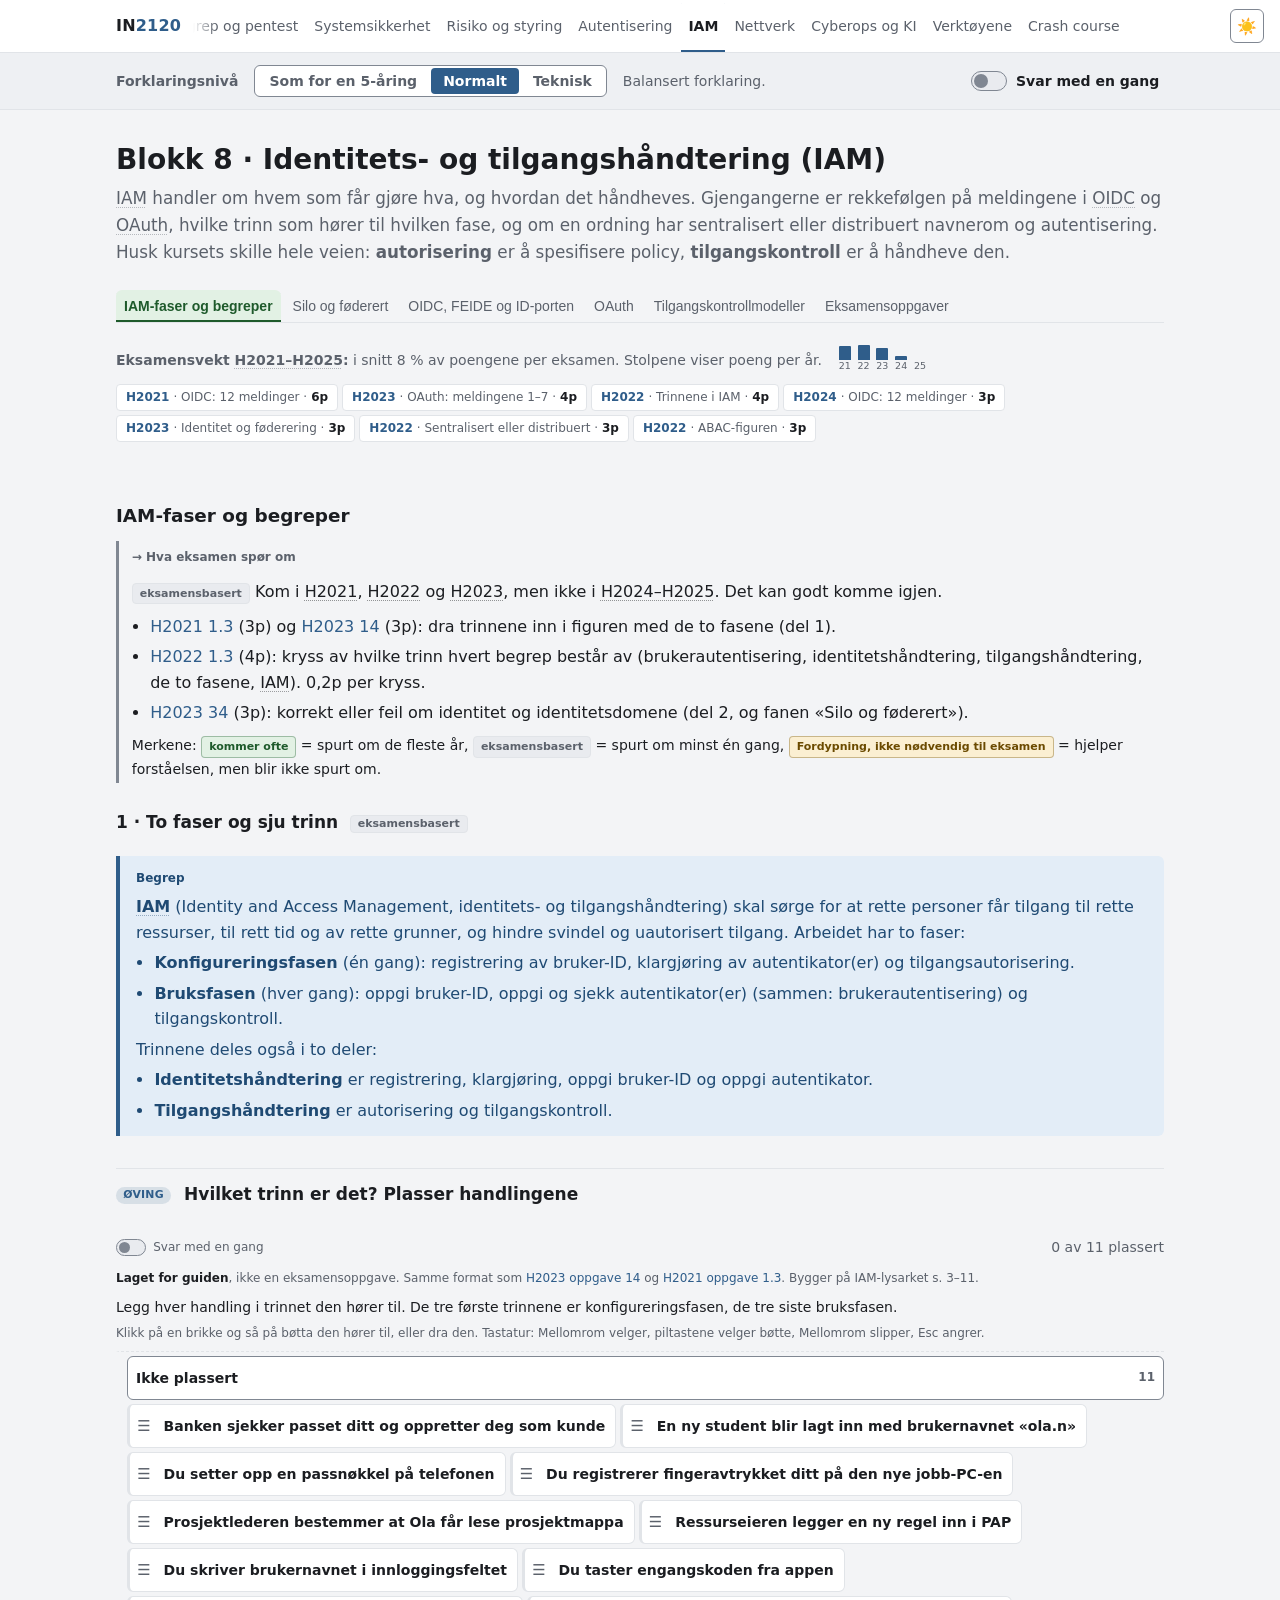
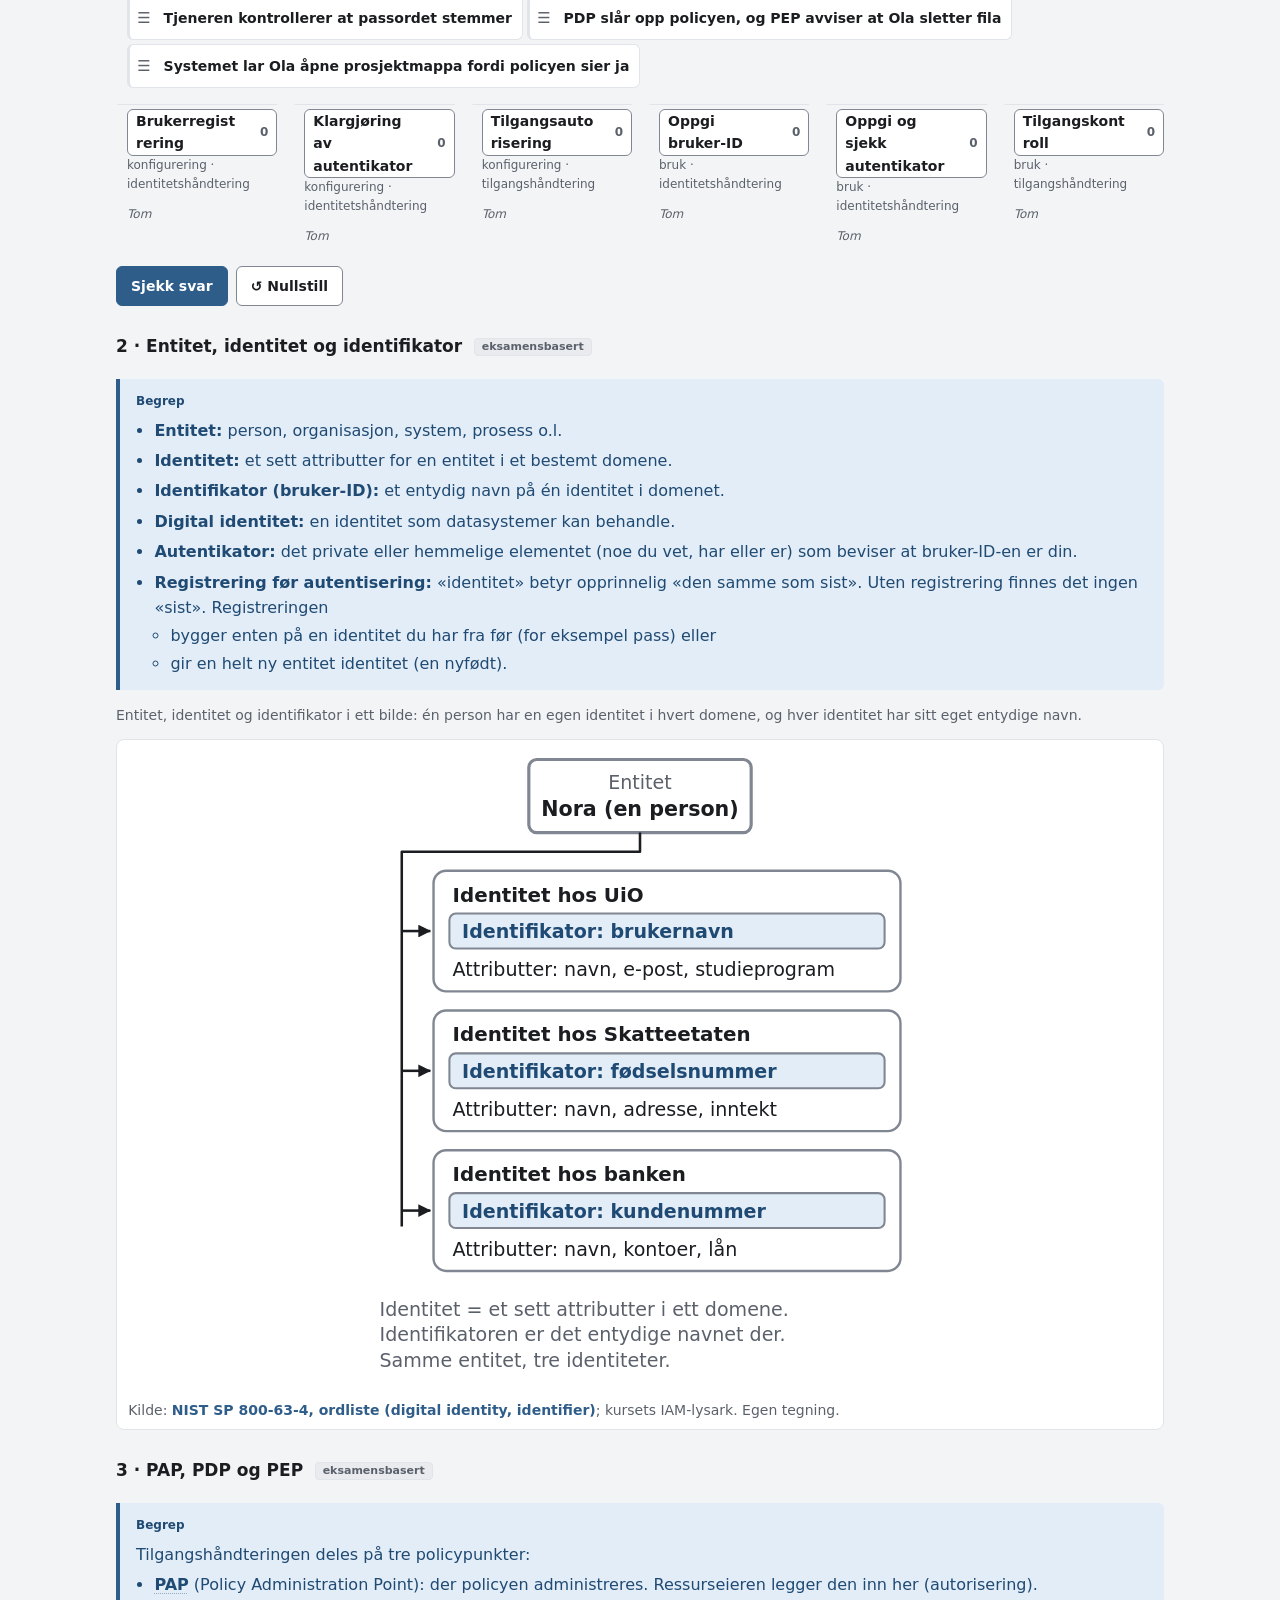
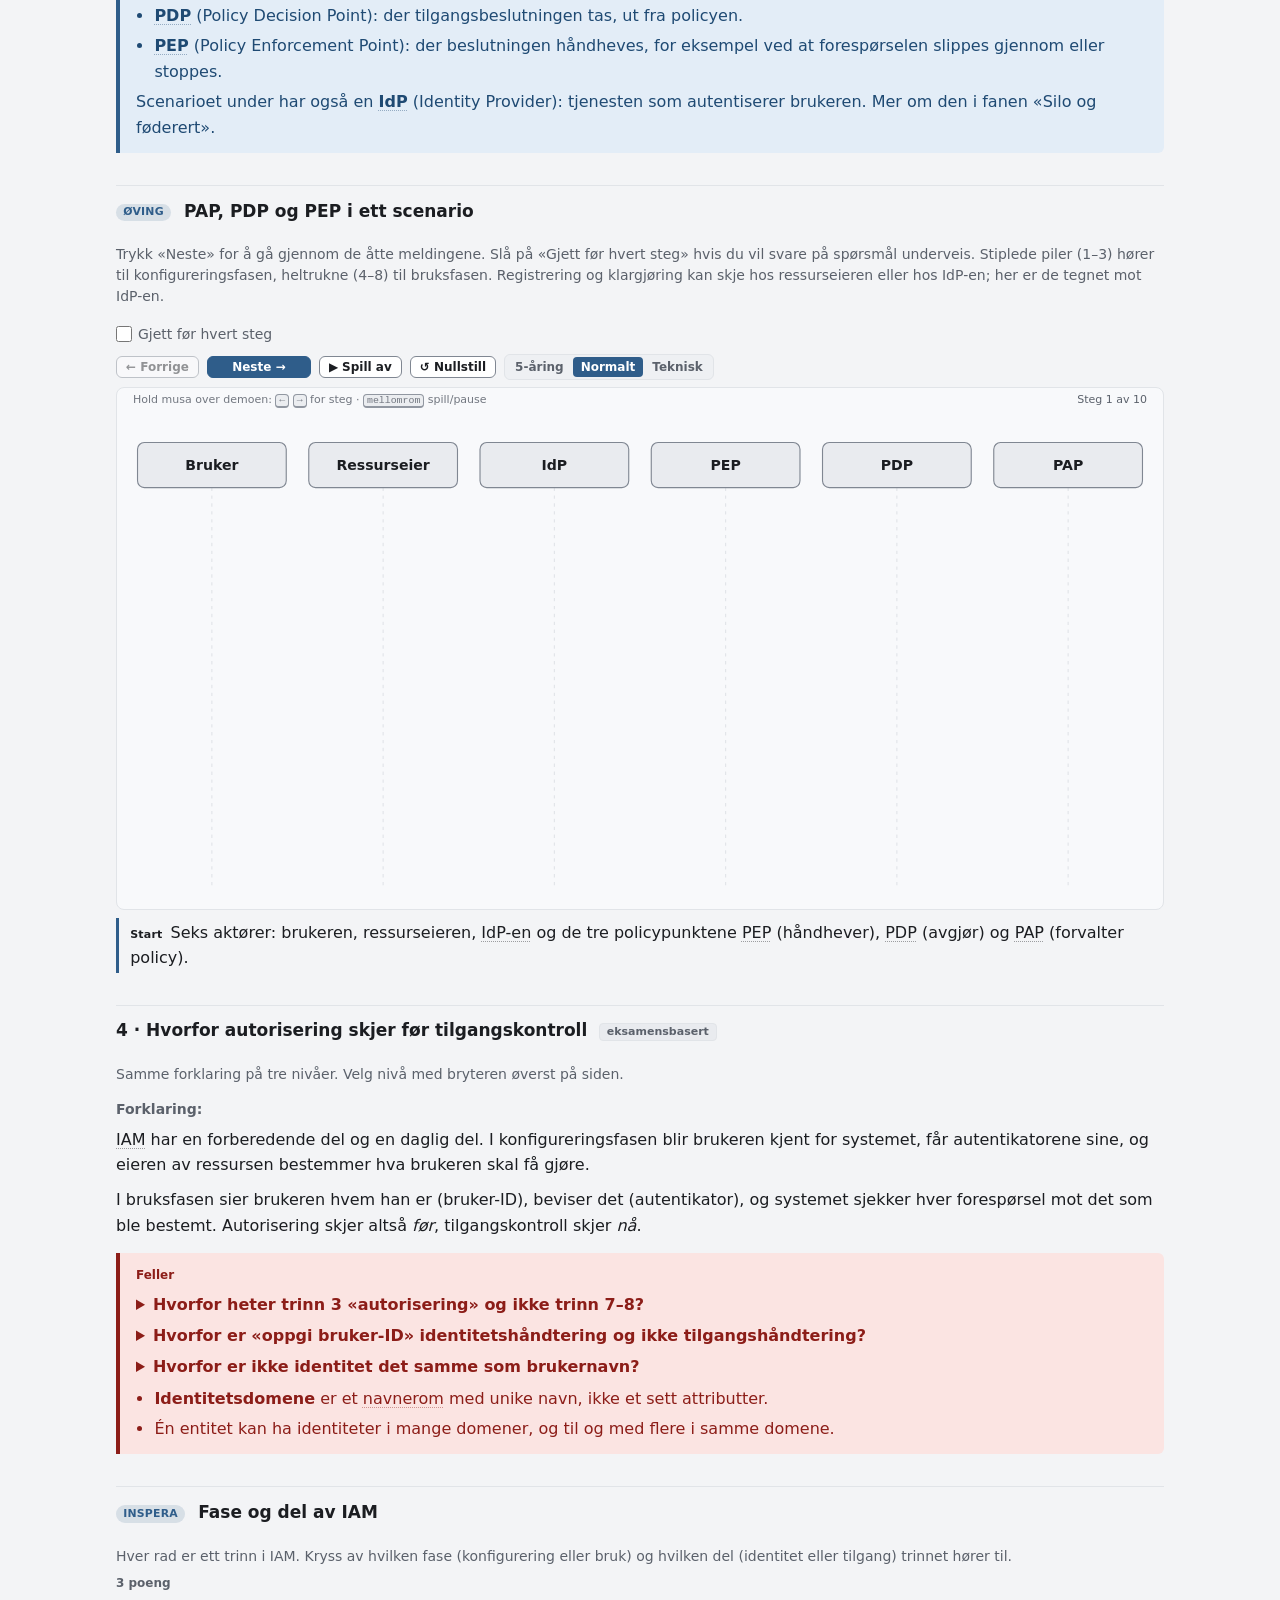
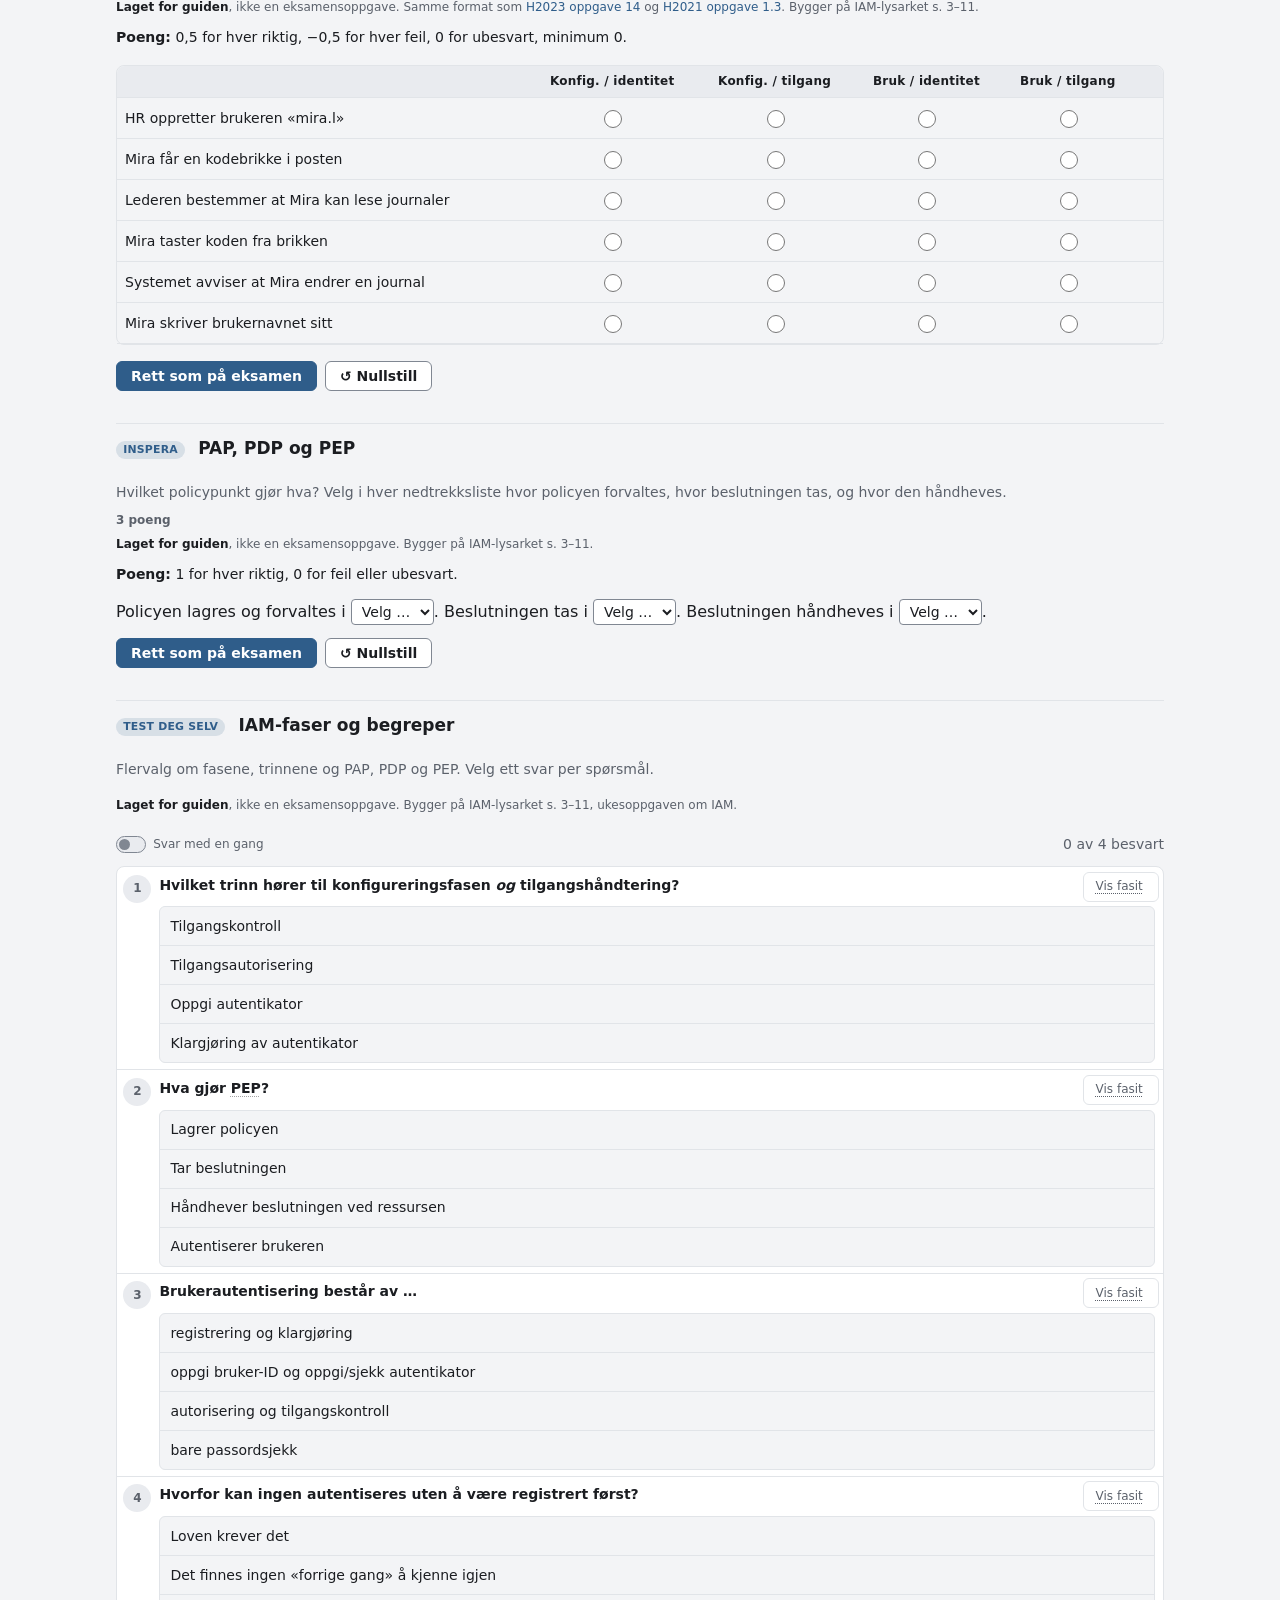
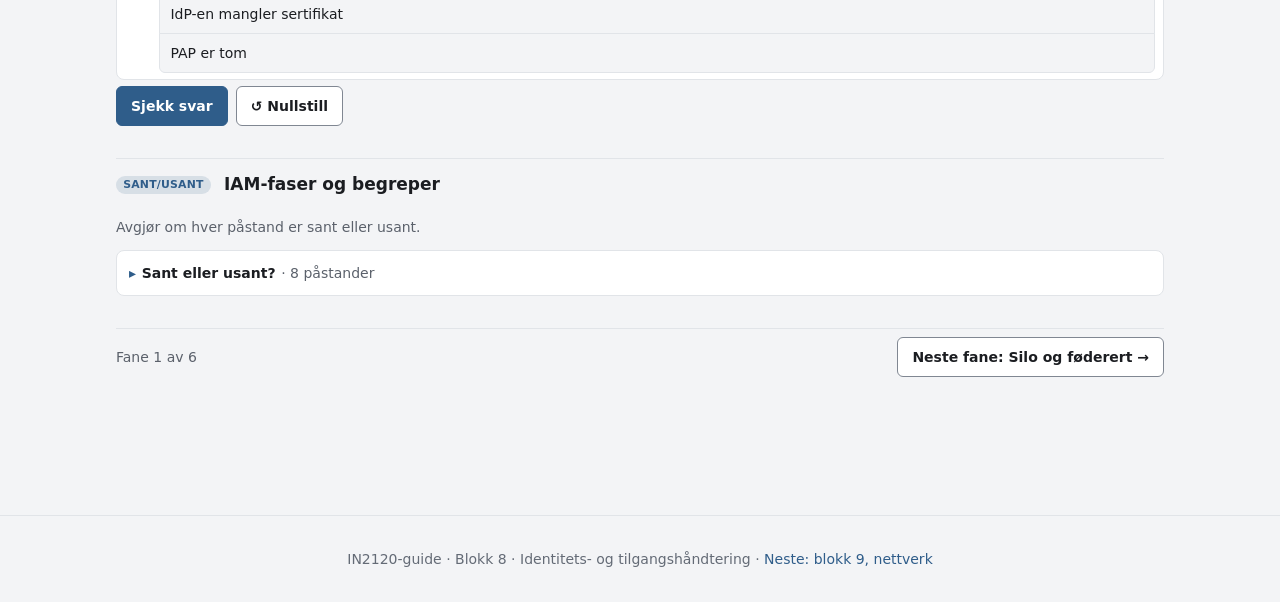
<file: 08-iam.html>
<!doctype html>
<html lang="nb">
<head>
  <meta charset="utf-8">
  <meta name="viewport" content="width=device-width, initial-scale=1">
  <title>Blokk 8 · IAM · IN2120</title>
  <link rel="icon" href="data:,">
  <meta name="description" content="Identitets- og tilgangshåndtering i IN2120: IAM-fasene, silo og føderert identitet, OIDC, FEIDE og ID-porten, OAuth, og tilgangskontrollmodellene DAC, MAC (Bell-LaPadula), RBAC og ABAC – med sekvensdiagram, øving og eksamensoppgavene.">
  <script>(function(){try{var d=document.documentElement;var t=localStorage.getItem('in-theme');if(t!=='dark'&&t!=='system')t='light';if(t!=='system')d.setAttribute('data-theme',t);var l=localStorage.getItem('in-level');if(l!=='eli5'&&l!=='teknisk')l='normal';d.setAttribute('data-level',l);}catch(e){document.documentElement.setAttribute('data-theme','light');document.documentElement.setAttribute('data-level','normal');}})();</script>
  <link rel="stylesheet" href="assets/css/styles.css?v=20261128g">
  <link rel="stylesheet" href="assets/css/viz.css?v=20261128g">
  <link rel="stylesheet" href="assets/css/figurer.css?v=20261128g">
  <link rel="stylesheet" href="assets/css/ovelse.css?v=20261128g">
  <link rel="stylesheet" href="assets/css/blokk-iam.css?v=20261128g">
  <link rel="stylesheet" href="assets/css/begrep-tips.css?v=20261128g">
</head>
<body data-page="iam">
  <a class="skip-link" href="#main">Hopp til innhold</a>
  <header id="topnav"></header>
  <main id="main" class="wrap">
    <div class="pagehead">
      <h1>Blokk 8 · Identitets- og tilgangshåndtering (IAM)</h1>
      <p class="lead">IAM handler om hvem som får gjøre hva, og hvordan det håndheves. Gjengangerne er rekkefølgen på meldingene i OIDC og OAuth, hvilke trinn som hører til hvilken fase, og om en ordning har sentralisert eller distribuert navnerom og autentisering. Husk kursets skille hele veien: <b>autorisering</b> er å spesifisere policy, <b>tilgangskontroll</b> er å håndheve den.</p>
    </div>

    <div class="tabs" role="tablist" aria-label="IAM">
      <button data-tab="faser">IAM-faser og begreper</button>
      <button data-tab="modeller">Silo og føderert</button>
      <button data-tab="oidc">OIDC, FEIDE og ID-porten</button>
      <button data-tab="oauth">OAuth</button>
      <button data-tab="tk">Tilgangskontrollmodeller</button>
      <button data-tab="eksamen">Eksamensoppgaver</button>
    </div>

    <div class="pagehead-info">
      <p class="blokk-vekt"><span class="bv-tekst"><b>Eksamensvekt H2021–H2025:</b> i snitt 8 % av poengene per eksamen. Stolpene viser poeng per år.</span></p>
      <div class="badges">
        <a class="badge" href="#fane=eksamen&amp;oppg=o-H2021-7_2"><b>H2021</b> · OIDC: 12 meldinger · <span class="pts">6p</span></a>
        <a class="badge" href="#fane=eksamen&amp;oppg=o-H2023-35"><b>H2023</b> · OAuth: meldingene 1–7 · <span class="pts">4p</span></a>
        <a class="badge" href="#fane=eksamen&amp;oppg=o-H2022-1_3"><b>H2022</b> · Trinnene i IAM · <span class="pts">4p</span></a>
        <a class="badge" href="#fane=eksamen&amp;oppg=o-H2024-31"><b>H2024</b> · OIDC: 12 meldinger · <span class="pts">3p</span></a>
        <a class="badge" href="#fane=eksamen&amp;oppg=o-H2023-34"><b>H2023</b> · Identitet og føderering · <span class="pts">3p</span></a>
        <a class="badge" href="#fane=eksamen&amp;oppg=o-H2022-9_1"><b>H2022</b> · Sentralisert eller distribuert · <span class="pts">3p</span></a>
        <a class="badge" href="#fane=eksamen&amp;oppg=o-H2022-9_4"><b>H2022</b> · ABAC-figuren · <span class="pts">3p</span></a>
      </div>
    </div>

    <!-- ===================== 1 · IAM-FASER ===================== -->
    <section data-panel="faser">
      <h3>IAM-faser og begreper</h3>

      <div class="callout snarvei"><span class="lbl">Hva eksamen spør om</span>
        <p><span class="tag">eksamensbasert</span> Kom i H2021, H2022 og H2023, men ikke i H2024–H2025. Det kan godt komme igjen.</p>
        <ul>
          <li><a href="#fane=eksamen&amp;oppg=o-H2021-1_3">H2021 1.3</a> (3p) og <a href="#fane=eksamen&amp;oppg=o-H2023-14">H2023 14</a> (3p): dra trinnene inn i figuren med de to fasene (del 1).</li>
          <li><a href="#fane=eksamen&amp;oppg=o-H2022-1_3">H2022 1.3</a> (4p): kryss av hvilke trinn hvert begrep består av (brukerautentisering, identitetshåndtering, tilgangshåndtering, de to fasene, IAM). 0,2p per kryss.</li>
          <li><a href="#fane=eksamen&amp;oppg=o-H2023-34">H2023 34</a> (3p): korrekt eller feil om identitet og identitetsdomene (del 2, og fanen «Silo og føderert»).</li>
        </ul>
        <p class="small">Merkene: <span class="tag tag-kjerne">kommer ofte</span> = spurt om de fleste år, <span class="tag">eksamensbasert</span> = spurt om minst én gang, <span class="tag tag-fordyp">Fordypning, ikke nødvendig til eksamen</span> = hjelper forståelsen, men blir ikke spurt om.</p></div>

      <h4 class="iam-del">1 · To faser og sju trinn <span class="tag">eksamensbasert</span></h4>
      <div class="callout begrep"><span class="lbl">Begrep</span>
        <p><b>IAM</b> (Identity and Access Management, identitets- og tilgangshåndtering) skal sørge for at rette personer får tilgang til rette ressurser, til rett tid og av rette grunner, og hindre svindel og uautorisert tilgang. Arbeidet har to faser:</p>
        <ul>
          <li><b>Konfigureringsfasen</b> (én gang): registrering av bruker-ID, klargjøring av autentikator(er) og tilgangsautorisering.</li>
          <li><b>Bruksfasen</b> (hver gang): oppgi bruker-ID, oppgi og sjekk autentikator(er) (sammen: brukerautentisering) og tilgangskontroll.</li>
        </ul>
        <p>Trinnene deles også i to deler:</p>
        <ul>
          <li><b>Identitetshåndtering</b> er registrering, klargjøring, oppgi bruker-ID og oppgi autentikator.</li>
          <li><b>Tilgangshåndtering</b> er autorisering og tilgangskontroll.</li>
        </ul></div>

      <h4 class="ov-h"><span class="ov-tag">Øving</span> Hvilket trinn er det? Plasser handlingene</h4>
      <div id="dra-iam-faser"></div>

      <h4 class="iam-del">2 · Entitet, identitet og identifikator <span class="tag">eksamensbasert</span></h4>
      <div class="callout begrep"><span class="lbl">Begrep</span>
        <ul>
          <li><b>Entitet:</b> person, organisasjon, system, prosess o.l.</li>
          <li><b>Identitet:</b> et sett attributter for en entitet i et bestemt domene.</li>
          <li><b>Identifikator (bruker-ID):</b> et entydig navn på én identitet i domenet.</li>
          <li><b>Digital identitet:</b> en identitet som datasystemer kan behandle.</li>
          <li><b>Autentikator:</b> det private eller hemmelige elementet (noe du vet, har eller er) som beviser at bruker-ID-en er din.</li>
          <li><b>Registrering før autentisering:</b> «identitet» betyr opprinnelig «den samme som sist». Uten registrering finnes det ingen «sist». Registreringen
            <ul>
              <li>bygger enten på en identitet du har fra før (for eksempel pass) eller</li>
              <li>gir en helt ny entitet identitet (en nyfødt).</li>
            </ul></li>
        </ul></div>
      <p class="small muted fig-vis-led">Entitet, identitet og identifikator i ett bilde: én person har en egen identitet i hvert domene, og hver identitet har sitt eget entydige navn.</p>
      <div id="fx-entitet-identitet"></div>

      <h4 class="iam-del">3 · PAP, PDP og PEP <span class="tag">eksamensbasert</span></h4>
      <div class="callout begrep"><span class="lbl">Begrep</span>
        <p>Tilgangshåndteringen deles på tre policypunkter:</p>
        <ul>
          <li><b>PAP</b> (Policy Administration Point): der policyen administreres. Ressurseieren legger den inn her (autorisering).</li>
          <li><b>PDP</b> (Policy Decision Point): der tilgangsbeslutningen tas, ut fra policyen.</li>
          <li><b>PEP</b> (Policy Enforcement Point): der beslutningen håndheves, for eksempel ved at forespørselen slippes gjennom eller stoppes.</li>
        </ul>
        <p>Scenarioet under har også en <b>IdP</b> (Identity Provider): tjenesten som autentiserer brukeren. Mer om den i fanen «Silo og føderert».</p></div>
      <h4 class="ov-h"><span class="ov-tag">Øving</span> PAP, PDP og PEP i ett scenario</h4>
      <p class="ov-intro">Trykk «Neste» for å gå gjennom de åtte meldingene. Slå på «Gjett før hvert steg» hvis du vil svare på spørsmål underveis. Stiplede piler (1–3) hører til konfigureringsfasen, heltrukne (4–8) til bruksfasen. Registrering og klargjøring kan skje hos ressurseieren eller hos IdP-en; her er de tegnet mot IdP-en.</p>
      <div id="sp-pap"></div>

      <h4 class="iam-del">4 · Hvorfor autorisering skjer før tilgangskontroll <span class="tag">eksamensbasert</span></h4>
      <p class="ov-intro">Samme forklaring på tre nivåer. Velg nivå med bryteren øverst på siden.</p>
      <div id="ex-faser"></div>

      <div class="callout felle"><span class="lbl">Feller</span>
        <details class="grense"><summary>Hvorfor heter trinn 3 «autorisering» og ikke trinn 7–8?</summary>
          <p>Autorisering er å <i>spesifisere</i> policyen, og det skjer i konfigureringsfasen. Det som skjer når forespørselen kommer, er tilgangskontroll: policyen håndheves. Ukesoppgavene kaller den vanlige lesningen «autorisering = å slippe noen inn» feil.</p></details>
        <details class="grense"><summary>Hvorfor er «oppgi bruker-ID» identitetshåndtering og ikke tilgangshåndtering?</summary>
          <p>Det handler om <i>hvem</i> du er, ikke hva du får gjøre. Oppgi bruker-ID og oppgi autentikator er til sammen brukerautentisering.</p></details>
        <details class="grense"><summary>Hvorfor er ikke identitet det samme som brukernavn?</summary>
          <p>Identiteten er hele settet attributter. Brukernavnet er identifikatoren, det entydige navnet som peker på identiteten.</p></details>
        <ul>
          <li><b>Identitetsdomene</b> er et navnerom med unike navn, ikke et sett attributter.</li>
          <li>Én entitet kan ha identiteter i mange domener, og til og med flere i samme domene.</li>
        </ul></div>

      <h4 class="ov-h"><span class="ov-tag">Inspera</span> Fase og del av IAM</h4>
      <div class="ov-intro">Hver rad er ett trinn i IAM. Kryss av hvilken fase (konfigurering eller bruk) og hvilken del (identitet eller tilgang) trinnet hører til.</div>
      <div id="ov-iam-1"></div>
      <h4 class="ov-h"><span class="ov-tag">Inspera</span> PAP, PDP og PEP</h4>
      <div class="ov-intro">Hvilket policypunkt gjør hva? Velg i hver nedtrekksliste hvor policyen forvaltes, hvor beslutningen tas, og hvor den håndheves.</div>
      <div id="ov-iam-2"></div>

      <h4 class="ov-h"><span class="ov-tag">Test deg selv</span> IAM-faser og begreper</h4>
      <p class="ov-intro">Flervalg om fasene, trinnene og PAP, PDP og PEP. Velg ett svar per spørsmål.</p>
      <div id="quiz-faser"></div>
      <h4 class="ov-h"><span class="ov-tag">Sant/usant</span> IAM-faser og begreper</h4>
      <p class="ov-intro">Avgjør om hver påstand er sant eller usant.</p>
      <div id="tf-faser"></div>
    </section>

    <!-- ===================== 2 · SILO OG FØDERERT ===================== -->
    <section data-panel="modeller">
      <h3>Identitetsmodeller: silo og føderert</h3>

      <div class="callout snarvei"><span class="lbl">Hva eksamen spør om</span>
        <p><span class="tag">eksamensbasert</span> Spurt om i H2021, H2022 og H2023 (og Eduroam i H2018), men ikke etter 2023.</p>
        <ul>
          <li><a href="#fane=eksamen&amp;oppg=o-H2021-7_1">H2021 7.1</a> (2p): silo eller føderert for fire kjennetegn (del 1).</li>
          <li><a href="#fane=eksamen&amp;oppg=o-H2022-9_2">H2022 9.2</a> (2p): hvilke oppgaver SP og IdP har (del 1).</li>
          <li><a href="#fane=eksamen&amp;oppg=o-H2022-9_1">H2022 9.1</a> (3p): sentralisert eller distribuert identitet og autentisering for OIDC, ID-porten, internett-IdP-er, silo, FIDO og personnummer (del 2).</li>
          <li><a href="#fane=eksamen&amp;oppg=o-H2023-13">H2023 13</a> (1p): Eduroam i Stockholm.</li>
          <li><a href="#fane=eksamen&amp;oppg=o-H2023-34">H2023 34</a> (3p): seks utsagn korrekt eller feil.</li>
        </ul>
        <p class="small">Merkene: <span class="tag tag-kjerne">kommer ofte</span> = spurt om de fleste år, <span class="tag">eksamensbasert</span> = spurt om minst én gang, <span class="tag tag-fordyp">Fordypning, ikke nødvendig til eksamen</span> = hjelper forståelsen, men blir ikke spurt om.</p></div>

      <h4 class="iam-del">1 · Silo og føderert <span class="tag">eksamensbasert</span></h4>
      <div class="callout begrep"><span class="lbl">Begrep</span>
        <ul>
          <li><b>Identitetsdomene:</b> et navnerom med unike navn. En bruker har som regel én identitet per domene.</li>
          <li><b>SP og IdP:</b> SP (Service Provider, tjenestetilbyder) er tjenesten brukeren vil inn på. IdP (Identity Provider, identitetstilbyder) er den som autentiserer brukeren.</li>
          <li><b>Silomodell:</b> SP er også IdP. Hver tjeneste har sitt eget navnerom og autentiserer selv, så brukeren får én bruker-ID og én autentikator per tjeneste.</li>
          <li><b>Føderert modell:</b> SP og IdP er ulike aktører. IdP-en autentiserer brukeren og sender et digitalt signert ID-token (en sikkerhetsbillett) til SP-en. Mange SP-er kan godta samme IdP.</li>
          <li><b>Aktørene i en føderasjon:</b>
            <ul>
              <li>brukeren (har bruker-ID og autentikator),</li>
              <li>SP, også kalt Relying Party (har et register over bruker-ID-er og en avtale med IdP-en),</li>
              <li>IdP (i e-forvaltning: eID-leverandør) og</li>
              <li>noen ganger en autentiseringsportal som ID-porten.</li>
            </ul></li>
        </ul></div>

      <h4 class="demo-h"><span class="ov-tag demo">Demo</span> Silo og føderert side om side</h4>
      <p class="ov-intro">Samme bruker og tre tjenester (nettbutikk, bibliotek, treningsapp). Bytt mellom Silo og Føderert for å se hvem som autentiserer, og hvor mange bruker-ID-er brukeren trenger.</p>
      <div id="viz-modeller"></div>

      <h4>Eksempel: Sindre og fem tjenester</h4>
      <ul>
        <li><b>Silo:</b> fem brukernavn og fem passord. Nettbutikken lekker databasen, og fordi Sindre har gjenbrukt passordet, er alle fem kontoene i fare.</li>
        <li><b>Føderert:</b> fire av tjenestene har «Logg inn med Kontoleverandøren». Sindre har ett sterkt passord og en passnøkkel hos IdP-en, og nettbutikken lagrer ingen autentikator den kan lekke.</li>
        <li>Baksiden: når IdP-en er nede, kommer han ikke inn på noen av de fire, og IdP-en ser hver gang han logger inn.</li>
      </ul>

      <h4 class="iam-del">2 · Fire kategorier: navnerom og autentisering <span class="tag">eksamensbasert</span></h4>
      <div class="callout begrep"><span class="lbl">Begrep</span>
        <p>Føderering deles i fire kategorier etter to spørsmål:</p>
        <ul>
          <li><b>Navnerommet</b> (hvem forvalter identifikatorene?):
            <ul>
              <li><b>sentralisert</b> når én aktør forvalter dem for alle, for eksempel staten med fødselsnummeret;</li>
              <li><b>distribuert</b> når flere aktører forvalter hvert sitt, for eksempel hver institusjon sine brukernavn, eller e-postadresser på internett.</li>
            </ul></li>
          <li><b>Autentiseringen</b> (hvem kan autentisere en bestemt bruker?):
            <ul>
              <li><b>sentralisert</b> når bare én aktør kan autentisere den brukeren;</li>
              <li><b>distribuert</b> når brukeren kan velge mellom flere aktører, for eksempel flere eID-leverandører.</li>
            </ul></li>
        </ul>
        <p>Det er brukerens valg som avgjør: har brukeren bare én mulig IdP, er autentiseringen sentralisert, selv om føderasjonen har mange IdP-er.</p></div>
      <h4 class="ov-h"><span class="ov-tag">Øving</span> Plasser ordningene: navnerom og autentisering</h4>
      <p class="ov-intro">Har ordningen sentralisert eller distribuert navnerom, og sentralisert eller distribuert autentisering? Trykk på en ordning, og plasser den i panelet som åpnes under den (eller i tabellen). Forklaringen kommer når du treffer.</p>
      <div id="viz-kategorier"></div>

      <h4 class="iam-del">3 · Fordeler og ulemper <span class="tag">eksamensbasert</span></h4>
      <p class="ov-intro">Samme forklaring på tre nivåer. Velg nivå med bryteren øverst på siden.</p>
      <div id="ex-modeller"></div>

      <div class="callout felle"><span class="lbl">Feller</span>
        <details class="grense"><summary>Er føderering alltid distribuert autentisering?</summary>
          <p>Nei. FEIDE og Eduroam har mange IdP-er, én per institusjon, og hver institusjon forvalter sitt eget navnerom (distribuert navnerom). Men en bestemt bruker kan bare autentiseres av sin egen hjemmeinstitusjon, ikke av en hvilken som helst institusjon i føderasjonen. Brukeren har altså bare én mulig IdP, og derfor regnes autentiseringen som sentralisert. Tysk eID har både sentralisert navnerom og sentralisert autentisering.</p></details>
        <details class="grense"><summary>Har føderering alltid distribuerte identitetsdomener?</summary>
          <p>Nei. ID-porten bruker fødselsnummeret, som er ett sentralt navnerom.</p></details>
        <details class="grense"><summary>Kan silo bare bruke én autentiseringsfaktor?</summary>
          <p>Nei. Antall faktorer har ingenting med identitetsmodellen å gjøre.</p></details>
        <details class="grense"><summary>Hvorfor står Eduroam under sentralisert autentisering?</summary>
          <p>Av samme grunn som FEIDE: bare hjemmeinstitusjonen kan autentisere deg, selv om navnerommene er mange. 2026-lysarket plasserer Eduroam slik. En eldre fasit (H2018) hadde distribuert på begge aksene. Følg 2026-lysarket.</p></details>
        <ul>
          <li><b>Personvern:</b> silo gir <i>potensielt</i> bedre personvern fordi tjenestene vanskelig kan dele data. Føderering gjør det lett å dele informasjon om brukere.</li>
          <li><b>Hvem lager billetten?</b> IdP-en autentiserer og utsteder billetten. SP-en tilbyr tjenesten og tar imot billetten.</li>
          <li><b>Eduroam i Stockholm:</b> UiO-brukeren kommer på nett uten oppsett. Det er føderert identitet.</li>
        </ul></div>

      <h4 class="ov-h"><span class="ov-tag">Inspera</span> Silo eller føderert?</h4>
      <div class="ov-intro">Kryss av om hvert kjennetegn passer best med silo eller føderert modell.</div>
      <div id="ov-iam-3"></div>
      <h4 class="ov-h"><span class="ov-tag">Inspera</span> Navnerom og autentisering</h4>
      <div class="ov-intro">Har ordningen sentralisert eller distribuert navnerom, og sentralisert eller distribuert autentisering? Sett to kryss per rad: ett for navnerommet og ett for autentiseringen.</div>
      <div id="ov-iam-4"></div>

      <h4 class="ov-h"><span class="ov-tag">Test deg selv</span> Silo og føderert</h4>
      <p class="ov-intro">Flervalg om silo, føderering og de fire kategoriene. Velg ett svar per spørsmål.</p>
      <div id="quiz-modeller"></div>
      <h4 class="ov-h"><span class="ov-tag">Sant/usant</span> Silo og føderert</h4>
      <p class="ov-intro">Avgjør om hver påstand er sant eller usant.</p>
      <div id="tf-modeller"></div>
    </section>

    <!-- ===================== 3 · OIDC ===================== -->
    <section data-panel="oidc">
      <h3>Føderering i praksis: OIDC, FEIDE, ID-porten og eID</h3>

      <div class="callout snarvei"><span class="lbl">Hva eksamen spør om</span>
        <p><span class="tag tag-kjerne">kommer ofte</span> OIDC har vært med hvert år fra H2019 til H2024:</p>
        <ul>
          <li><a href="#fane=eksamen&amp;oppg=o-H2021-7_2">H2021 7.2</a> (6p) og <a href="#fane=eksamen&amp;oppg=o-H2024-31">H2024 31</a> (3p): skriv 1–12 på meldingene i OIDC-figuren (del 1). Samme figur, men 0,5p per tall i 2021 og 0,25p i 2024.</li>
          <li><a href="07-autentisering.html#fane=eksamen&amp;oppg=o-H2024-30">H2024 30</a> (2p): sant eller usant om eID-leverandørene (statlige? HØYT overalt? brukt i e-forvaltning?) (del 2, oppgaven ligger i blokk 7).</li>
          <li><a href="#fane=eksamen&amp;oppg=o-H2022-9_1">H2022 9.1</a>: OIDC støtter alle kombinasjoner av sentralisert og distribuert (fanen «Silo og føderert»).</li>
        </ul>
        <p class="small">Merkene: <span class="tag tag-kjerne">kommer ofte</span> = spurt om de fleste år, <span class="tag">eksamensbasert</span> = spurt om minst én gang, <span class="tag tag-fordyp">Fordypning, ikke nødvendig til eksamen</span> = hjelper forståelsen, men blir ikke spurt om.</p></div>

      <h4 class="iam-del">1 · OIDC: de tolv meldingene <span class="tag tag-kjerne">kommer ofte</span></h4>
      <div class="callout begrep"><span class="lbl">Begrep</span>
        <ul>
          <li><b>ID-føderering</b> bruker protokoller der IdP-en autentiserer brukeren og sender et digitalt signert ID-token til SP-en, som tar det som bevis på at brukeren er autentisert.</li>
          <li><b>Standarder:</b> OAuth, <b>OIDC</b> (OpenID Connect, bygd på OAuth 2.0) og <b>SAML</b> (Security Assertion Markup Language, eldre og XML-basert; ordningene går over til OIDC).</li>
          <li><b>Klient:</b> nettleseren eller appen brukeren bruker. I OIDC går nesten alle meldingene mellom SP og IdP via klienten.</li>
          <li><b>SSO</b> (Single Sign-On, én innlogging): når klienten har fått ID-token fra en IdP, trenger den ikke autentisere seg på nytt hos andre SP-er som bruker samme IdP.</li>
        </ul></div>
      <h4 class="ov-h"><span class="ov-tag">Øving</span> OIDC: de tolv meldingene</h4>
      <p class="ov-intro">Trykk «Neste» for å gå gjennom meldingene én og én. Føderasjonsavtalen mellom SP og IdP er satt opp på forhånd (stiplet). Merkene C og R er utfordring og respons, ID er ID-tokenet. Slå på «Gjett før hvert steg» hvis du vil svare på spørsmål underveis.</p>
      <div id="sp-oidc"></div>

      <h4>Eksempel: Lina og Bibliotekappen</h4>
      <p>Lina åpner Bibliotekappen (SP) og velger «Logg inn med Studentkonto» (IdP). Tallene er de samme som i diagrammet over.</p>
      <ol class="small">
        <li>Nettleseren ber Bibliotekappen om lånelista.</li>
        <li>Appen viser valgene «Studentkonto» og «Kommune-ID».</li>
        <li>Lina velger Studentkonto.</li>
        <li>Appen omdirigerer nettleseren til Studentkonto.</li>
        <li>Nettleseren ber Studentkonto om innlogging.</li>
        <li>Studentkonto viser innloggingssiden med en utfordring.</li>
        <li>Lina skriver passordet og godkjenner i appen på telefonen.</li>
        <li>Nettleseren sender svaret.</li>
        <li>Studentkonto sjekker svaret.</li>
        <li>Nettleseren får et ID-token signert av Studentkonto.</li>
        <li>Tokenet sendes videre til Bibliotekappen.</li>
        <li>Lina ser lånelista. Bibliotekappen så aldri passordet.</li>
      </ol>

      <h4 class="iam-del">2 · FEIDE, ID-porten og eID <span class="tag">eksamensbasert</span></h4>
      <div class="callout begrep"><span class="lbl">Begrep</span>
        <ul>
          <li><b>FEIDE:</b> føderasjonen i utdanningssektoren. Brukeren er registrert hos hjemmeinstitusjonen (IdP-en) og logger inn via FEIDE. SP-en får billett og attributter, aldri passordet.</li>
          <li><b>ID-porten:</b> autentiseringsportal for offentlige tjenester. Brukeren velger eID-leverandør (eID = elektronisk identitet): BankID, Buypass og Commfides gir nivå HØYT, MinID gir BETYDELIG.</li>
          <li><b>Europeisk eID (eIDAS):</b> en borger i land A logger på en tjeneste i land B via de to landenes eIDAS-portaler.
            <ul>
              <li>EU krever en statlig IdP (IAM-lysarket s. 25).</li>
              <li>I Norge er bare MinID statlig, og den gir bare BETYDELIG.</li>
              <li>Forbehold: selve forordningen (eIDAS art. 7) godtar også eID som er utstedt på statens mandat eller anerkjent av staten. Lær lysarkets versjon til eksamen.</li>
            </ul></li>
        </ul></div>
      <h4>FEIDE og ID-porten i fem steg</h4>
      <ol>
        <li>Brukeren ber SP-en om tjenesten.</li>
        <li>SP-en ber brukeren velge hjemmeinstitusjon.</li>
        <li>Brukeren logger inn i hjemmeinstitusjonens vindu.</li>
        <li>Hjemmeinstitusjonen sender ID-token og attributter til SP-en.</li>
        <li>SP-en sjekker billetten og attributtene og gir tjeneste etter sin policy.</li>
      </ol>
      <p>ID-porten følger samme mønster, men brukeren velger eID-leverandør i ID-portens vindu.</p>
      <p class="small muted fig-vis-led">ID-porten er IdP-en tjenesten har avtale med, og den står mellom tjenesten og eID-leverandørene. Tjenesten får ID-tokenet fra ID-porten, ikke fra BankID eller MinID.</p>
      <div id="fk-idporten"></div>

      <h4 class="iam-del">3 · Hvorfor SP-en kan stole på ID-tokenet <span class="tag tag-kjerne">kommer ofte</span></h4>
      <p class="ov-intro">Samme forklaring på tre nivåer. Velg nivå med bryteren øverst på siden.</p>
      <div id="ex-oidc"></div>

      <div class="callout felle"><span class="lbl">Feller</span>
        <details class="grense"><summary>Hvorfor går ID-tokenet via nettleseren og ikke rett fra IdP til SP?</summary>
          <p>I OIDC-figuren er det klienten som bærer meldingene: tokenet går fra IdP til klient (10) og videre fra klient til SP (11). Forenklede figurer sier «sendes til SP», men det skjer egentlig via nettleseren.</p></details>
        <details class="grense"><summary>Hvorfor kommer 3 før 4?</summary>
          <p>SP-en viser lista over IdP-er (2), brukeren velger (3), og først da kan SP-en omdirigere til den valgte IdP-en (4). Det er lett å bytte 3 og 4.</p></details>
        <details class="grense"><summary>Hvorfor kommer 7 før 8?</summary>
          <p>Brukeren gir autentikatoren lokalt til klienten (7). Deretter sender klienten responsen til IdP-en (8).</p></details>
        <ul>
          <li><b>Speilvendt figur:</b> H2021 7.2 og H2024 31 har samme protokoll, men H2021-figuren har IdP til venstre og andre etiketter («Nettleser», «Token»). Lær meldingene, ikke plasseringen.</li>
          <li><b>OIDC eller OAuth for innlogging?</b> OIDC gir autentisering (ID-token). OAuth gir tilgang (tilgangstoken).</li>
          <li><b>Er alle eID-leverandørene statlige?</b> Nei, bare MinID. BankID er privat.</li>
        </ul></div>

      <h4 class="ov-h"><span class="ov-tag">Øving</span> Sett de tolv OIDC-meldingene i rekkefølge</h4>
      <p class="ov-intro">De tolv meldingene fra OIDC-diagrammet over står i stokket rekkefølge. Sett dem i riktig rekkefølge, fra første til siste. Samme oppgavetype som H2021 7.2 og H2024 31.</p>
      <div id="dra-iam-oidc"></div>
      <h4 class="ov-h"><span class="ov-tag">Inspera</span> OIDC-meldingene i rekkefølge</h4>
      <div class="ov-intro">Bruker eksempelet med Lina og Bibliotekappen over. Skriv nummeret (1–12) meldingen har i OIDC-diagrammet.</div>
      <div id="ov-iam-5"></div>
      <h4 class="ov-h"><span class="ov-tag">Inspera</span> eID-er og nivåer</h4>
      <div class="ov-intro">Kryss av sant eller usant for hvert utsagn om eID-leverandørene.</div>
      <div id="ov-iam-6"></div>

      <h4 class="ov-h"><span class="ov-tag">Test deg selv</span> OIDC, FEIDE og ID-porten</h4>
      <p class="ov-intro">Flervalg om OIDC-meldingene og eID-nivåene. Velg ett svar per spørsmål.</p>
      <div id="quiz-oidc"></div>
      <h4 class="ov-h"><span class="ov-tag">Sant/usant</span> OIDC, FEIDE og ID-porten</h4>
      <p class="ov-intro">Avgjør om hver påstand er sant eller usant.</p>
      <div id="tf-oidc"></div>
    </section>

    <!-- ===================== 4 · OAUTH ===================== -->
    <section data-panel="oauth">
      <h3>OAuth: distribuert tilgangskontroll</h3>

      <div class="callout snarvei"><span class="lbl">Hva eksamen spør om</span>
        <p><span class="tag">eksamensbasert</span> OAuth-figuren kom i H2023:</p>
        <ul>
          <li><a href="#fane=eksamen&amp;oppg=o-H2023-35">H2023 35</a> (4p): skriv 1–7 i Photo Edit-figuren, 0,5p per riktig tall og bonus når alt er riktig (del 1).</li>
          <li>Ukesoppgavene spør i fritekst om motivasjonen for OAuth (del 1) og om bruk i helsesektoren (del 2).</li>
        </ul>
        <p class="small">Merkene: <span class="tag tag-kjerne">kommer ofte</span> = spurt om de fleste år, <span class="tag">eksamensbasert</span> = spurt om minst én gang, <span class="tag tag-fordyp">Fordypning, ikke nødvendig til eksamen</span> = hjelper forståelsen, men blir ikke spurt om.</p></div>

      <h4 class="iam-del">1 · Rollene og de sju meldingene <span class="tag">eksamensbasert</span></h4>
      <div class="callout begrep"><span class="lbl">Begrep</span>
        <ul>
          <li><b>OAuth</b> (Open Authorization) er en IETF-standard for arkitekturer for <b>tilgangsautorisering og tilgangskontroll</b> når ressurseieren og ressurstjeneren er ulike aktører. OIDC bygger på OAuth.</li>
          <li><b>Tilgangstoken</b> (accesstoken, AC): beviset fra autoriseringstjeneren på at ressurseieren har godkjent forespørselen.</li>
          <li><b>Motivasjon:</b> internettbransjen trengte en felles standard for å dele brukerdata mellom tjenester som har samme kunde.</li>
          <li><b>Rollene:</b>
            <ul>
              <li>ressurseier (brukeren),</li>
              <li>klient (appen som vil ha tilgang),</li>
              <li>autoriseringstjener og IdP,</li>
              <li>ressurstjener (der dataene ligger).</li>
            </ul></li>
        </ul></div>
      <h4 class="ov-h"><span class="ov-tag">Øving</span> OAuth: de sju meldingene</h4>
      <p class="ov-intro">Trykk «Neste» for å gå gjennom meldingene én og én. Diagrammet bruker eksempelet fra eksamensfiguren (H2023 35): Photo Edit vil redigere brukerens bilder i Google Photos. AC er tilgangstokenet. Slå på «Gjett før hvert steg» hvis du vil svare på spørsmål underveis.</p>
      <div id="sp-oauth"></div>

      <h4>Eksempel: Løpelogg og Klokkesky</h4>
      <p>Treningsappen Løpelogg (klient) vil hente pulsdata fra Klokkesky (ressurstjener). Tallene er de samme som i diagrammet over.</p>
      <ol>
        <li>Aron trykker «Koble til Klokkesky» i Løpelogg.</li>
        <li>Løpelogg ber Klokkeskys autoriseringstjener om lesetilgang til puls.</li>
        <li>Aron får spørsmålet «Løpelogg vil lese pulsdata. Godta?»</li>
        <li>Aron logger inn og godkjenner.</li>
        <li>Løpelogg får et tilgangstoken (bare lesing, bare puls).</li>
        <li>Løpelogg ber om pulsdata og viser tokenet.</li>
        <li>Pulsdataene sendes.</li>
      </ol>
      <p>Løpelogg kan ikke slette noe eller lese meldinger, og kjenner ikke Arons passord.</p>

      <h4 class="iam-del">2 · OAuth i helsesektoren <span class="tag tag-fordyp">Fordypning, ikke nødvendig til eksamen</span></h4>
      <p class="small muted">Står i lysarket og ukesoppgavene, men har ikke vært spurt om på eksamen.</p>
      <div class="callout eksempel"><span class="lbl">OAuth i helsesektoren</span>
        <p>Én sentral autoriseringstjener kan erstatte parvise avtaler mellom sykehus. En lege bruker et fagsystem (klienten) for å be om en pasientjournal (ressursen) hos et annet sykehus (ressurseieren).</p>
        <ul>
          <li>Med <b>generell policy</b> har sykehuset gitt policyen på forhånd, og legens forespørsel godkjennes automatisk (spørsmålet til ressurseieren i steg 3–4 faller bort).</li>
          <li>Med <b>spesifikk policy</b> går hver forespørsel til ressurseieren for godkjenning.</li>
        </ul>
        <p>I begge tilfellene får fagsystemet to token fra autoriseringstjeneren: et <b>tilgangstoken</b> som beviser at forespørselen er godkjent, og et <b>ID-token</b> som sier hvilken lege det gjelder. Ressurstjeneren vet dermed både at tilgangen er gitt og hvem som får den.</p></div>

      <h4 class="iam-del">3 · Hvorfor appen aldri ser passordet <span class="tag">eksamensbasert</span></h4>
      <p class="ov-intro">Samme forklaring på tre nivåer. Velg nivå med bryteren øverst på siden.</p>
      <div id="ex-oauth"></div>

      <div class="callout felle"><span class="lbl">Feller</span>
        <details class="grense"><summary>Er OAuth for innlogging?</summary>
          <p>Nei. OAuth gir tilgang (tilgangstoken). Innlogging med ID-token er OIDC, som er bygd oppå OAuth.</p></details>
        <details class="grense"><summary>Hvem spør hvem i steg 3?</summary>
          <p>Autoriseringstjeneren spør ressurseieren. Appen spør aldri brukeren om lov selv.</p></details>
        <details class="grense"><summary>Hvem får tokenet, og hvem viser det fram?</summary>
          <p>Klienten (appen) får tokenet i steg 5 og viser det til ressurstjeneren i steg 6. Ressurseieren håndterer ikke tokenet.</p></details>
        <ul>
          <li><b>Steg 1</b> går fra brukeren til appen, ikke til autoriseringstjeneren.</li>
          <li><b>Hvorfor bedre enn å gi appen passordet?</b> Tokenet gjelder bare én ressurs og ett formål, og passordet lekker ikke.</li>
          <li><b>Autorisering eller tilgangskontroll?</b> Godkjenningen i steg 4 er ressurseierens autorisering. Ressurstjenerens sjekk av tokenet i steg 6–7 er tilgangskontroll.</li>
        </ul></div>

      <h4 class="ov-h"><span class="ov-tag">Inspera</span> OAuth-meldingene i rekkefølge</h4>
      <div class="ov-intro">Bruker eksempelet med Løpelogg og Klokkesky over. Skriv nummeret (1–7) hvert steg har i OAuth-diagrammet.</div>
      <div id="ov-iam-7"></div>

      <h4 class="ov-h"><span class="ov-tag">Test deg selv</span> OAuth</h4>
      <p class="ov-intro">Flervalg om meldingene i Photo Edit-diagrammet over og om hvorfor OAuth finnes. Velg ett svar per spørsmål.</p>
      <div id="quiz-oauth"></div>
      <h4 class="ov-h"><span class="ov-tag">Sant/usant</span> OAuth</h4>
      <p class="ov-intro">Avgjør om hver påstand er sant eller usant.</p>
      <div id="tf-oauth"></div>
    </section>

    <!-- ===================== 5 · TILGANGSKONTROLLMODELLER ===================== -->
    <section data-panel="tk">
      <h3>Tilgangskontrollmodeller: DAC, MAC, RBAC og ABAC</h3>

      <div class="callout snarvei"><span class="lbl">Hva eksamen spør om</span>
        <p><span class="tag">eksamensbasert</span> Var med hvert år fra H2018 til H2022, men har ikke vært spurt om etter 2022. Temaet er fortsatt pensum.</p>
        <ul>
          <li><a href="#fane=eksamen&amp;oppg=o-H2021-7_3">H2021 7.3</a> (2p): RBAC, MAC, ABAC eller DAC for fire kjennetegn (del 1–3).</li>
          <li><a href="#fane=eksamen&amp;oppg=o-H2022-9_3">H2022 9.3</a> (2p): hva kan en bruker med maks HEMMELIG lese og skrive med aktuelt nivå HEMMELIG eller KONFIDENSIELT? (del 2)</li>
          <li><a href="#fane=eksamen&amp;oppg=o-H2022-9_4">H2022 9.4</a> (3p): plasser MAC, beslutning, gradering, tidspunkt, klarering og tilgangsmodus i ABAC-figuren (del 3).</li>
        </ul>
        <p class="small">Merkene: <span class="tag tag-kjerne">kommer ofte</span> = spurt om de fleste år, <span class="tag">eksamensbasert</span> = spurt om minst én gang, <span class="tag tag-fordyp">Fordypning, ikke nødvendig til eksamen</span> = hjelper forståelsen, men blir ikke spurt om.</p></div>

      <h4 class="iam-del">1 · DAC og RBAC <span class="tag">eksamensbasert</span></h4>
      <div class="callout begrep"><span class="lbl">Begrep</span>
        <p>Tilgangskontroll avgjør hvilke <b>subjekter</b> (brukere) som får tilgang til hvilke <b>objekter</b> (ressurser), og med hvilken <b>tilgangsmodus</b> (lese, skrive, utføre).</p>
        <ul>
          <li><b>DAC</b> (Discretionary Access Control, navnebasert): policyen spesifiseres og håndheves ut fra subjektnavn og objektnavn. Eieren av ressursen bestemmer etter eget skjønn hvem som får tilgang. Brukes i Windows, macOS og Linux.</li>
          <li><b>ACL</b> (Access Control List, tilgangskontrolliste): måten DAC lagres på. Lista sier hvilke subjekter som har hvilke tilgangsmoduser til hvilke objekter, for eksempel «John: lese og skrive» på mappa HR. Den kan lagres ved objektet eller i subjektets profil.</li>
          <li><b>RBAC</b> (Role Based Access Control): tilgang ut fra arbeidsrolle. Rollene lages fra jobbfunksjonene, og vanligvis har man én rolle om gangen. Det forenkler tildelingen, fordi ansatte kommer og går, mens rollene er mer stabile.</li>
          <li><b>Rolleeksplosjon</b> er RBACs problem: det defineres svært mange ulike roller, for eksempel én for hver kombinasjon av avdeling, stilling og prosjekt, til rollene blir like uoversiktlige som brukerne de skulle samle.</li>
          <li><b>RBAC kan konfigureres som DAC eller MAC</b> (lysarket): rollene er bare et mellomledd. Hvem som knytter roller til ressurser, avgjør hva slags kontroll det er: eieren etter eget skjønn (som i DAC), eller en obligatorisk policy brukeren ikke kan endre (som i MAC).</li>
        </ul></div>
      <p class="small muted fig-vis-led">RBAC og DAC side om side: i RBAC går tilgangen via roller, i DAC står den i en liste ved objektet, og eieren bestemmer.</p>
      <div id="fx-rbac-dac"></div>

      <h4 class="iam-del">2 · MAC og Bell-LaPadula <span class="tag">eksamensbasert</span></h4>
      <div class="callout begrep"><span class="lbl">Begrep</span>
        <ul>
          <li><b>MAC</b> (Mandatory Access Control, merkebasert): subjekter har <b>klarering</b>, objekter har <b>gradering</b>, og en obligatorisk policy sammenligner merkene. Brukeren kan ikke gi bort tilgang. Brukes i SELinux og militære systemer.</li>
          <li><b>Bell-LaPadula</b> er en MAC-modell. Nivåene fra lavest til høyest er BEGRENSET, KONFIDENSIELT, HEMMELIG og STRENGT HEMMELIG. «Opp» betyr en høyere gradering enn øktens nivå, «ned» en lavere:
            <ul>
              <li><b>ikke les opp</b> (ss-egenskapen): du kan ikke lese et dokument som er gradert høyere enn øktens nivå;</li>
              <li><b>ikke skriv ned</b> (∗-egenskapen): du kan ikke skrive i et dokument som er gradert lavere enn øktens nivå, fordi hemmelig innhold da kunne lekke nedover.</li>
              <li>Brukeren har en maks klarering, men kan velge et lavere <b>aktuelt nivå for økten</b>.</li>
              <li>Modellen støtter <b>konfidensialitet</b>.</li>
            </ul></li>
        </ul></div>
      <h4 class="demo-h"><span class="ov-tag demo">Demo</span> Bell-LaPadula: lese, skrive eller redigere?</h4>
      <p class="ov-intro">Velg maks klarering, aktuelt nivå og dokumentets gradering, og se hva brukeren får lov til. Aktuelt nivå kan ikke settes over maks. Eksempelknappene «Major Dahl» gjelder en bruker med maks klarering HEMMELIG (eksempelet under).</p>
      <div id="viz-blp"></div>

      <h4>Eksempel: Major Dahl</h4>
      <p>Tre dokumenter: Øvelsesplan (BEGRENSET), Logistikk (KONFIDENSIELT) og Angrepsplan (HEMMELIG). Major Dahl har maks klarering HEMMELIG.</p>
      <div class="iam-tw"><table class="iam-dahl">
        <thead><tr><th scope="col">Aktuelt nivå</th><th scope="col">Kan lese</th><th scope="col">Kan skrive</th><th scope="col">Kan redigere</th></tr></thead>
        <tbody>
          <tr><th scope="row">HEMMELIG</th><td>alle tre</td><td>Angrepsplan (og STRENGT HEMMELIG-dokumenter)</td><td>Angrepsplan</td></tr>
          <tr><th scope="row">KONFIDENSIELT</th><td>Øvelsesplan, Logistikk</td><td>Logistikk, Angrepsplan (og høyere)</td><td>Logistikk</td></tr>
        </tbody></table></div>

      <h4 class="iam-del">3 · ABAC <span class="tag">eksamensbasert</span></h4>
      <div class="callout begrep"><span class="lbl">Begrep</span>
        <ul>
          <li><b>ABAC</b> (Attribute Based Access Control): policyer kombinert med attributter av alle slag: subjekt, objekt, kontekst og forespørsel. ABAC generaliserer DAC, MAC og RBAC.</li>
          <li><b>Policyspråk:</b> attributtene og policyene skrives i et maskinlesbart språk som sier hvordan systemet skal avgjøre en forespørsel:
            <ul>
              <li><b>JSON</b> (JavaScript Object Notation) Schema i løsninger som bygger på OAuth og OIDC;</li>
              <li><b>XACML</b> (eXtensible Access Control Markup Language, utvidelsen er ikke pensum), som er XML-basert, i løsninger som bygger på SAML.</li>
            </ul></li>
        </ul></div>
      <p class="small muted fig-vis-led">ABAC-arkitekturen: fire typer attributter og policyene går inn i ABAC-funksjonen, som avgjør om forespørselen får tilgang.</p>
      <div id="fv-abac"></div>
      <h4 class="demo-h"><span class="ov-tag demo">Demo</span> ABAC: en policy for journaler</h4>
      <p class="ov-intro">Dr. Berg på kirurgi ber kl. 14 om å lese en kirurgijournal: tilgang. Samme forespørsel kl. 03, når hun ikke er på vakt: avslag. Her ser du hvordan policyen avgjør. Bytt attributtene under (rolle, avdeling, tid og modus), så viser demoen hvilke vilkår som holder, og om forespørselen får tilgang.</p>
      <div id="viz-abac"></div>

      <h4 class="iam-del">4 · Hvordan modellene henger sammen <span class="tag">eksamensbasert</span></h4>
      <p class="ov-intro">Samme forklaring på tre nivåer. Velg nivå med bryteren øverst på siden.</p>
      <div id="ex-tk"></div>

      <div class="callout felle"><span class="lbl">Feller</span>
        <details class="grense"><summary>Beskytter Bell-LaPadula integritet?</summary>
          <p>Nei, <b>konfidensialitet</b>. «Ikke skriv ned» hindrer at hemmelig informasjon lekker til et lavere nivå. Det er ikke en regel om korrekte data.</p></details>
        <details class="grense"><summary>Betyr «ikke skriv ned» at man ikke kan skrive?</summary>
          <p>Nei. Skriving på eget aktuelt nivå og oppover er lov. Bare skriving til et lavere nivå er forbudt.</p></details>
        <details class="grense"><summary>Hvorfor gjelder reglene aktuelt nivå og ikke maks klarering?</summary>
          <p>Økten kjører på det aktuelle nivået. Skal en bruker med maks STRENGT HEMMELIG redigere et HEMMELIG dokument, logger hun inn med aktuelt nivå HEMMELIG. Fasiten fra 2022 sier «skriv på eget nivå og oppover», og «eget nivå» betyr da det aktuelle. Hold de to nivåene adskilt.</p></details>
        <ul>
          <li><b>Hvem bestemmer?</b> I DAC eieren av ressursen. I MAC den obligatoriske policyen.</li>
          <li><b>RBACs problem</b> er rolleeksplosjon, ikke at roller er ustabile.</li>
          <li><b>«MAC» betyr to ting</b> på eksamen: Mandatory Access Control her, Message Authentication Code i kryptografi.</li>
          <li><b>Klarering eller gradering?</b> Klarering er et subjektattributt, gradering er et objektattributt.</li>
          <li>Tradisjonelt bruker kommersielle systemer DAC, mens militære bruker både DAC og MAC.</li>
        </ul></div>

      <h4 class="ov-h"><span class="ov-tag">Inspera</span> Hvilken tilgangsmodell?</h4>
      <div class="ov-intro">Kryss av modellen (RBAC, MAC, ABAC eller DAC) som passer best for hvert kjennetegn.</div>
      <div id="ov-iam-8"></div>
      <h4 class="ov-h"><span class="ov-tag">Inspera</span> Bell-LaPadula: lese, skrive, redigere</h4>
      <div class="ov-intro">Kryss av alle graderinger som passer i hver rad. Det er det aktuelle nivået som teller.</div>
      <div id="ov-iam-9"></div>

      <h4 class="ov-h"><span class="ov-tag">Test deg selv</span> Tilgangskontrollmodeller</h4>
      <p class="ov-intro">Flervalg om DAC, MAC, RBAC, ABAC og Bell-LaPadula. Velg ett svar per spørsmål.</p>
      <div id="quiz-tk"></div>
      <h4 class="ov-h"><span class="ov-tag">Sant/usant</span> Tilgangskontrollmodeller</h4>
      <p class="ov-intro">Avgjør om hver påstand er sant eller usant.</p>
      <div id="tf-tk"></div>
    </section>

    <!-- ===================== EKSAMEN ===================== -->
    <section data-panel="eksamen">
      <h3>Eksamensoppgaver</h3>
      <p class="muted small">IAM-oppgavene fra eksamenene i banken, nyeste først. Autentiseringsfaktorer og garantinivå ligger i <a href="07-autentisering.html">blokk 7</a>.</p>
      <div id="bank-iam"></div>
    </section>
  </main>

  <footer class="footer">IN2120-guide · Blokk 8 · Identitets- og tilgangshåndtering · <a href="09-nettverk.html">Neste: blokk 9, nettverk</a></footer>

  <script src="assets/js/core.js?v=20261128g"></script>
  <script src="assets/js/symboler.js?v=20261128g"></script>
  <script src="assets/js/begreper-data.js?v=20261128g"></script>
  <script src="assets/js/begrep-tips.js?v=20261128g"></script>
  <script src="assets/js/pseudocode.js?v=20261128g"></script>
  <script src="assets/js/stepplayer.js?v=20261128g"></script>
  <script src="assets/js/varline.js?v=20261128g"></script>
  <script src="assets/js/inspera.js?v=20261128g"></script>
  <script src="assets/js/dra.js?v=20261128g"></script>
  <script src="assets/js/ovelse.js?v=20261128g"></script>
  <script src="assets/js/bank.js?v=20261128g"></script>
  <script src="assets/js/eksamensbank/h2025.js?v=20261128g"></script>
  <script src="assets/js/eksamensbank/h2024.js?v=20261128g"></script>
  <script src="assets/js/eksamensbank/h2023.js?v=20261128g"></script>
  <script src="assets/js/eksamensbank/h2022.js?v=20261128g"></script>
  <script src="assets/js/eksamensbank/h2021.js?v=20261128g"></script>
  <script src="assets/js/eksamensbank/h2020.js?v=20261128g"></script>
  <script src="assets/js/eksamensbank/h2019.js?v=20261128g"></script>
  <script src="assets/js/eksamensbank/h2018.js?v=20261128g"></script>
  <script src="assets/js/blokkvekt.js?v=20261128g"></script>
  <script src="assets/js/figurer/fig-felles.js?v=20261128g"></script>
  <script src="assets/js/figurer/fig-h2025.js?v=20261128g"></script>
  <script src="assets/js/figurer/fig-husk.js?v=20261128g"></script>
  <script src="assets/js/figurer/forklar-b.js?v=20261128g"></script>
  <script src="assets/js/figurer/forklar-c.js?v=20261128g"></script>
  <script src="assets/js/figurer/fig-h2024.js?v=20261128g"></script>
  <script src="assets/js/figurer/fig-h2023.js?v=20261128g"></script>
  <script src="assets/js/figurer/fig-h2022.js?v=20261128g"></script>
  <script src="assets/js/figurer/fig-h2021.js?v=20261128g"></script>
  <script src="assets/js/figurer/fig-h2020.js?v=20261128g"></script>
  <script src="assets/js/figurer/fig-h2019.js?v=20261128g"></script>
  <script src="assets/js/figurer/fig-h2018.js?v=20261128g"></script>
  <script src="assets/js/viz-iam.js?v=20261128g"></script>
  <script>
  (function () {
    "use strict";
    var IN = window.IN;
    function safe(navn, fn) { try { fn(); } catch (e) { if (window.console) console.error("[08-iam] " + navn, e); } }

    /* ---------- Forklaringer på tre nivåer ---------- */
    var EX = {
      "ex-faser": {
        eli5: "<p>Tenk på et treningssenter. Første gang skriver du deg inn i kundelista (registrering), får et kort med kode (klargjøring), og resepsjonen noterer at du har betalt for styrkerommet, ikke svømmehallen (autorisering).</p><p>Senere kommer du bare, drar kortet og taster koden (autentisering), og døra slipper deg inn i styrkerommet, men ikke i bassenget (tilgangskontroll).</p>",
        normal: "<p>IAM har en forberedende del og en daglig del. I konfigureringsfasen blir brukeren kjent for systemet, får autentikatorene sine, og eieren av ressursen bestemmer hva brukeren skal få gjøre.</p><p>I bruksfasen sier brukeren hvem han er (bruker-ID), beviser det (autentikator), og systemet sjekker hver forespørsel mot det som ble bestemt. Autorisering skjer altså <i>før</i>, tilgangskontroll skjer <i>nå</i>.</p>",
        teknisk: "<p>I scenarioet med PAP, PDP og PEP er meldingene 1–3 konfigurering: registrering og klargjøring mellom brukeren og IdP-en (eller ressurseieren), og autorisering fra ressurseieren inn i PAP. Meldingene 4–8 er bruk:</p><ul><li>bruker-ID og autentikator til IdP-en,</li><li>forespørsel med ressursnavn og tilgangsmodus til PEP,</li><li>PEP spør PDP, som henter policyen fra PAP,</li><li>PDP gir beslutningen tilbake, og</li><li>PEP gir tilgang.</li></ul><p>Skillet betyr noe fordi ISO 27000 definerer K, I og T med ordet «autorisert». Betydde «autorisering» at systemet slipper deg inn, ville definisjonene bli sirkulære.</p>"
      },
      "ex-modeller": {
        eli5: "<p>Silo er som at hver butikk har sitt eget kundekort med egen PIN. Du ender med en lommebok full av kort.</p><p>Føderert er som at alle butikkene godtar bankkortet ditt: banken sjekker at det er deg, og butikken stoler på banken.</p>",
        normal: "<p>Silo er enkelt og billig å starte, og godt for personvernet, siden tjenestene ikke deler data. Men brukeren får identitetsoverlast (mange passord), og nye tjenester møter lav aksept.</p><p>Føderering gir bedre brukervennlighet og lar SP-en konsentrere seg om tjenesten, mens IdP-en tar seg av autentiseringen. Prisen er</p><ul><li>teknisk og juridisk kompleksitet,</li><li>krav om tillit mellom aktørene,</li><li>svakere personvern (IdP-en ser bruksmønsteret) og</li><li>avhengighet av noen få IdP-er.</li></ul>",
        teknisk: "<p>«Sentralisert navnerom» betyr at én aktør forvalter identifikatorene (fødselsnummer, helse-ID). «Distribuert autentisering» betyr at flere aktører kan autentisere samme bruker (BankID, Buypass, Commfides, MinID).</p><p>I FEIDE og Eduroam har hver institusjon sitt navnerom (distribuert), men en bruker kan bare autentiseres av hjemmeinstitusjonen, så autentiseringen er sentralisert. Et føderert domene kan selv bli en ny silo mot andre sektorer. IdP-avhengigheten ble tydelig da Facebook var nede i seks timer i oktober 2021: millioner kom ikke inn på tjenester med «logg inn med Facebook».</p>"
      },
      "ex-oidc": {
        eli5: "<p>Du vil inn på en konsert (SP). Vakten sier: «Gå til billettluka (IdP) og vis legitimasjon.» Luka sjekker deg og gir deg et stemplet armbånd (ID-token). Vakten ser stempelet og slipper deg inn.</p><p>Andre konserter som stoler på samme luke, godtar armbåndet uten ny sjekk. Det er SSO.</p>",
        normal: "<p>I OIDC snakker SP og IdP sjelden direkte. Nettleseren (klienten) bærer meldingene: SP-en sender nettleseren til IdP-en, brukeren logger inn der, og IdP-en gir nettleseren et signert ID-token som sendes videre til SP-en.</p><p>SP-en sjekker signaturen og gir tjenesten. Føderasjonsavtalen mellom SP og IdP er satt opp på forhånd.</p>",
        teknisk: "<p>ID-tokenet er digitalt signert av IdP-en, så SP-en kan verifisere at det kommer fra IdP-en og ikke er endret (dataautentisering med signatur). I figuren er autentiseringen utfordring–respons (C i melding 6, R i melding 8), og brukeren gir autentikatoren lokalt til klienten i melding 7.</p><p>HelseID i helsesektoren bygger på OIDC: arbeidsgiveren gir helsepersonell identitet, og koblingen til fødselsnummeret finnes, men er beskyttet.</p>"
      },
      "ex-oauth": {
        eli5: "<p>Du vil at en fotograf skal hente bildene dine fra et album i et bankhvelv. I stedet for å gi fotografen nøkkelen din, ringer hvelvet deg og spør: «Skal fotografen få se albumet?»</p><p>Du sier ja, og fotografen får et besøkskort som bare åpner det ene albumet.</p>",
        normal: "<p>Appen ber om tilgang, autoriseringstjeneren spør eieren, eieren godkjenner med autentikatoren sin, og appen får et tilgangstoken. Med tokenet henter appen dataene fra ressurstjeneren.</p><p>Appen får aldri brukerens passord, og tokenet gjelder bare det eieren sa ja til.</p>",
        teknisk: "<p>Godkjenningen i melding 4 er ressurseierens <i>autorisering</i> (spesifiserer hvem som får hva). Ressurstjenerens sjekk av tokenet i melding 6–7 er <i>tilgangskontroll</i>.</p><p>I helsesektoren kan én sentral autoriseringstjener erstatte parvise avtaler. Med generell policy er policyen gitt på forhånd og forespørselen godkjennes automatisk. Med spesifikk policy sendes hver forespørsel til ressurseieren.</p>"
      },
      "ex-tk": {
        eli5: "<p>DAC er som at du selv skriver gjestelista til bursdagen din. MAC er som et skilt i en militærleir: «bare for de med rødt kort», og det bestemmer ikke du.</p><p>RBAC er som at alle som jobber på kjøkkenet, får nøkkel til kjølerommet, uansett hvem de er. ABAC er en klok dørvakt som ser på hvem du er, hva du vil inn til, og hva klokka er.</p>",
        normal: "<p>I DAC står navnene i en tabell (ACL). I MAC er det merkene som avgjør, og brukeren kan ikke gi bort tilgang. RBAC legger roller mellom brukere og ressurser, fordi ansatte kommer og går mens rollene er mer stabile.</p><p>ABAC er det mest generelle: en policymotor tar inn attributter og svarer ja eller nei.</p>",
        teknisk: "<p>Med aktuelt nivå L(økt) og objektgradering L(o) krever Bell-LaPadula at <b>lesing</b> har L(o) ≤ L(økt) (ikke les opp) og <b>skriving</b> har L(o) ≥ L(økt) (ikke skriv ned). Redigering, som er både lesing og skriving, krever derfor L(o) = L(økt).</p><p>ABAC-flyten: forespørselen med ressursnavn og tilgangsmodus går til autoriserings- og AC-tjeneren, policyene hentes, og så hentes</p><ul><li>subjektattributter (klarering, avdeling, rolle, lokasjon, autentiseringsnivå),</li><li>objektattributter (type, eier, gradering, samtykke) og</li><li>kontekstattributter (tidspunkt, risikonivå, beredskapsnivå)</li></ul><p>før beslutningen tas.</p><ul><li>DAC i ABAC: identitet som subjekt- og objektattributt, policy = ACL.</li><li>MAC i ABAC: klarering og gradering som attributter, policy = Bell-LaPadula.</li></ul>"
      }
    };
    Object.keys(EX).forEach(function (id) {
      safe(id, function () { IN.explain("#" + id, EX[id], { label: "Forklaring:" }); });
    });

    /* ---------- Sekvensdiagrammer ---------- */
    var PAP = {
      aria: "Scenario med bruker, ressurseier, IdP, PEP, PDP og PAP i åtte meldinger",
      parter: ["Bruker", "Ressurseier", "IdP", "PEP", "PDP", "PAP"],
      intro: { eli5: "Seks aktører. Først gjøres forberedelsene (stiplet), så kommer den daglige bruken.",
               normal: "Seks aktører: brukeren, ressurseieren, IdP-en og de tre policypunktene PEP (håndhever), PDP (avgjør) og PAP (forvalter policy).",
               teknisk: "PAP, PDP og PEP deler tilgangshåndteringen i forvaltning, beslutning og håndheving. IdP-en står for identitetshåndteringen." },
      meldinger: [
        { nr: 1, fra: 0, til: 2, tekst: "registrering", stiplet: true, forkl: "Brukeren registreres og får en bruker-ID. Konfigureringsfasen, identitetshåndtering." },
        { nr: 2, fra: 2, til: 0, tekst: "klargjøring av autentikator", stiplet: true, forkl: "Brukeren får autentikatoren sin. Fortsatt konfigurering og identitetshåndtering." },
        { nr: 3, fra: 1, til: 5, tekst: "autorisering: policy", stiplet: true,
          spor: { sporsmal: "Brukeren er registrert og har fått autentikatoren. Ressurseieren legger nå policyen inn i PAP. Hva heter dette trinnet?", valg: ["Autorisering", "Tilgangskontroll", "Autentisering"], fasit: 0,
                  forklaring: "Å spesifisere policyen er autorisering, og det skjer i konfigureringsfasen." }, forkl: { eli5: "Eieren skriver ned hvem som får gjøre hva, og legger lista i arkivet (PAP).", normal: "Ressurseieren spesifiserer policyen, som lagres i PAP. Dette er autorisering, og det skjer på forhånd.", teknisk: "Autorisering = spesifisere policy. PAP er stedet der policyen administreres. Siste trinn i konfigureringsfasen." } },
        { nr: 4, fra: 0, til: 2, tekst: "bruker-ID + autentikator", forkl: "Bruksfasen begynner: brukeren autentiseres hos IdP-en." },
        { nr: 5, fra: 0, til: 3, tekst: "forespørsel: ressurs + modus", forkl: "Brukeren ber om tilgang til en ressurs med en tilgangsmodus (for eksempel lese). Forespørselen treffer PEP, som står foran ressursen." },
        { nr: "6a", fra: 3, til: 4, tekst: "be om beslutning",
          spor: { sporsmal: "Forespørselen har nådd PEP. Hva gjør PEP nå?", valg: ["Avgjør selv ut fra policyen", "Ber PDP om en beslutning", "Spør ressurseieren"], fasit: 1,
                  forklaring: "PEP håndhever, men avgjør ikke. Beslutningen tas i PDP." }, forkl: "PEP avgjør ikke selv. Den sender spørsmålet videre til PDP." },
        { nr: "6b", fra: 4, til: 5, tekst: "hent policy", forkl: "PDP henter policyen fra PAP for å kunne avgjøre." },
        { nr: 7, fra: 4, til: 3, tekst: "beslutning", forkl: "PDP gir beslutningen (tillat eller avslå) tilbake til PEP." },
        { nr: 8, fra: 3, til: 0, tekst: "tilgang til ressursen", forkl: { eli5: "Døra åpner seg, fordi lista sa ja.", normal: "PEP håndhever beslutningen og gir tilgang. Meldingene 5–8 er tilgangskontroll.", teknisk: "Håndhevingen i PEP fullfører tilgangskontrollen. Autoriseringen (3) og tilgangskontrollen (5–8) ligger i hver sin fase." } }
      ]
    };
    var OIDC = {
      aria: "OIDC-protokollen med tolv meldinger mellom bruker, klient, SP og IdP",
      parter: ["Bruker", "Klient\n(nettleser)", "SP", "IdP"],
      pre: [{ fra: 2, til: 3, tekst: "føderasjonsavtale (på forhånd)" }],
      intro: { eli5: "Fire aktører: deg, nettleseren din, tjenesten du vil bruke (SP), og innloggingstjenesten (IdP). SP og IdP har en avtale fra før.",
               normal: "Partene er brukeren, klienten (nettleseren), SP og IdP. Føderasjonsavtalen mellom SP og IdP er satt opp på forhånd, og nesten alle meldinger går via klienten.",
               teknisk: "Føderasjonsavtalen gir SP-en IdP-ens offentlige nøkkel, slik at signaturen på ID-tokenet kan verifiseres. Klienten bærer alle meldingene mellom SP og IdP." },
      meldinger: [
        { fra: 1, til: 2, tekst: "tjenesteforespørsel", forkl: "Klienten ber SP-en om tjenesten." },
        { fra: 2, til: 1, tekst: "liste over IdP-er", forkl: "SP-en svarer med lista over IdP-er den har avtale med." },
        { fra: 1, til: 2, tekst: "velg IdP",
          spor: { sporsmal: "SP-en har sendt lista over IdP-er. Hva er neste melding?", valg: ["SP-en omdirigerer nettleseren til IdP-en", "Brukeren velger IdP", "IdP-en sender innloggingssiden"], fasit: 1,
                  forklaring: "SP-en vet ikke hvor den skal omdirigere før brukeren har valgt. Valget (3) kommer før omdirigeringen (4)." }, forkl: "Brukeren velger IdP. Valget kommer <i>før</i> omdirigeringen." },
        { fra: 2, til: 1, tekst: "omdiriger til IdP", forkl: "SP-en omdirigerer nettleseren til den valgte IdP-en." },
        { fra: 1, til: 3, tekst: "be om autentisering", forkl: "Klienten ber IdP-en om autentisering." },
        { fra: 3, til: 1, tekst: "login-side + utfordring", merke: "C", forkl: { eli5: "Innloggingstjenesten viser innloggingssiden og stiller en «gåte».", normal: "IdP-en viser innloggingssiden og sender en utfordring (C).", teknisk: "IdP-en sender utfordringen C. Responsen R kommer i melding 8." } },
        { fra: 0, til: 1, tekst: "presenter autentikator",
          spor: { sporsmal: "IdP-en har sendt innloggingssiden med utfordringen C. Hva skjer nå?", valg: ["Klienten sender responsen R til IdP-en", "Brukeren gir autentikatoren til klienten", "IdP-en sender ID-tokenet"], fasit: 1,
                  forklaring: "Klienten kan ikke svare før brukeren har gitt autentikatoren lokalt (7). Responsen kommer i 8." }, forkl: "Brukeren gir autentikatoren lokalt til klienten (passord, passnøkkel, kode)." },
        { fra: 1, til: 3, tekst: "respons", merke: "R", forkl: "Klienten sender responsen (R) på utfordringen til IdP-en." },
        { fra: 3, til: 3, tekst: "brukerautentisering", forkl: "IdP-en sjekker responsen. Dette er selve brukerautentiseringen, og den skjer internt hos IdP-en." },
        { fra: 3, til: 1, tekst: "ID-token", merke: "ID",
          spor: { sporsmal: "IdP-en har autentisert brukeren. Hva får klienten tilbake nå?", valg: ["Et signert ID-token", "Et tilgangstoken (AC)", "Brukerens passord", "Tjenesten fra SP-en"], fasit: 0,
                  forklaring: "OIDC gir autentisering, så det som kommer, er et ID-token signert av IdP-en. Tilgangstoken hører til OAuth." }, forkl: { eli5: "Du får det stemplede armbåndet.", normal: "IdP-en sender et signert ID-token til klienten.", teknisk: "ID-tokenet er signert med IdP-ens private nøkkel. Det går til klienten, ikke rett til SP-en." } },
        { fra: 1, til: 2, tekst: "videresend ID-token", merke: "ID",
          spor: { sporsmal: "Klienten har ID-tokenet. Hvor går det nå?", valg: ["Fra IdP-en rett til SP-en", "Fra klienten til SP-en", "Tilbake til IdP-en"], fasit: 1,
                  forklaring: "Klienten bærer meldingene: tokenet går IdP → klient (10) og klient → SP (11)." }, forkl: "Klienten videresender ID-tokenet til SP-en, som verifiserer signaturen." },
        { fra: 2, til: 1, tekst: "tjeneste", forkl: { eli5: "Du er inne. Tjenesten så aldri passordet ditt.", normal: "SP-en godtar tokenet og gir tjenesten. SP-en så aldri autentikatoren.", teknisk: "SP-en har nå dataautentisert tokenet. Senere SP-er med samme IdP kan gi SSO uten ny innlogging." } }
      ]
    };
    var OAUTH = {
      aria: "OAuth-protokollen med sju meldinger mellom ressurseier, Photo Edit, autoriseringstjener og ressurstjener",
      parter: ["Ressurseier\n(bruker)", "Photo Edit\n(klient-app)", "Autoriserings-\ntjener og IdP", "Ressurstjener\n(Google Photos)"],
      intro: { eli5: "Fire aktører: du, appen som vil låne bildene dine, vakten som spør deg om lov, og stedet der bildene ligger.",
               normal: "Ressurseieren er brukeren. Photo Edit er klienten som vil ha tilgang. Autoriseringstjeneren spør eieren og lager tilgangstokenet. Ressurstjeneren har bildene.",
               teknisk: "OAuth brukes når ressurseier og ressurstjener er ulike aktører. Tokenet (AC) er autoriseringstjenerens bevis på at eieren har godkjent." },
      meldinger: [
        { fra: 0, til: 1, tekst: "vil redigere bildene mine", forkl: "Brukeren sier til Photo Edit at hun vil redigere bildene sine fra Google Photos. Steg 1 går til appen." },
        { fra: 1, til: 2, tekst: "brukeren vil redigere bildene", forkl: "Photo Edit sender forespørselen videre til autoriseringstjeneren." },
        { fra: 2, til: 0, tekst: "gi Photo Edit tilgang?",
          spor: { sporsmal: "Autoriseringstjeneren har fått forespørselen fra Photo Edit. Hvem spør ressurseieren om lov?", valg: ["Photo Edit", "Autoriseringstjeneren", "Ressurstjeneren"], fasit: 1,
                  forklaring: "Autoriseringstjeneren spør ressurseieren. Appen spør aldri om lov selv." }, forkl: "Autoriseringstjeneren spør ressurseieren om Photo Edit skal få tilgang. Det er ikke appen som spør." },
        { fra: 0, til: 2, tekst: "godkjenner med autentikator", forkl: { eli5: "Du logger inn og sier ja.", normal: "Ressurseieren godkjenner forespørselen og beviser hvem hun er med autentikatoren.", teknisk: "Dette er ressurseierens autorisering: hun spesifiserer at Photo Edit får tilgang. Hun autentiseres samtidig." } },
        { fra: 2, til: 1, tekst: "tilgangstoken", merke: "AC",
          spor: { sporsmal: "Ressurseieren har godkjent. Hva får Photo Edit tilbake nå?", valg: ["Et tilgangstoken (AC)", "Et ID-token", "Brukerens passord", "Bildene"], fasit: 0,
                  forklaring: "OAuth gir tilgang: klienten får et tilgangstoken. Bildene kommer først i melding 7." }, forkl: "Photo Edit får tilgangstokenet (AC) som bevis på at forespørselen er godkjent." },
        { fra: 1, til: 3, tekst: "be om bilder + token", merke: "AC",
          spor: { sporsmal: "Photo Edit har tokenet. Hvem viser det fram for ressurstjeneren?", valg: ["Ressurseieren", "Photo Edit (klienten)", "Autoriseringstjeneren"], fasit: 1,
                  forklaring: "Klienten fikk tokenet i melding 5 og viser det i melding 6." }, forkl: "Photo Edit ber ressurstjeneren om bildene og viser fram tokenet." },
        { fra: 3, til: 1, tekst: "bildene", forkl: { eli5: "Appen får bildene, men aldri nøkkelen din.", normal: "Ressurstjeneren sjekker tokenet og gir Photo Edit tilgang til bildene.", teknisk: "Sjekken av tokenet er tilgangskontroll hos ressurstjeneren. Passordet har aldri forlatt ressurseieren og autoriseringstjeneren." } }
      ]
    };
    safe("sp-pap", function () { IN.iam.seq("#sp-pap", PAP); });
    safe("sp-oidc", function () { IN.iam.seq("#sp-oidc", OIDC); });
    safe("sp-oauth", function () { IN.iam.seq("#sp-oauth", OAUTH); });
    safe("viz-modeller", function () { IN.iam.modeller("#viz-modeller"); });
    safe("viz-kategorier", function () { IN.iam.kategorier("#viz-kategorier"); });
    safe("viz-blp", function () { IN.iam.blp("#viz-blp"); });
    safe("viz-abac", function () { IN.iam.abac("#viz-abac"); });

    /* ---------- Dra og slipp ---------- */
    var FASER = {
      id: "iam-faser",
      prompt: { eli5: "Seks skuffer: tre for det som gjøres én gang når du begynner, tre for det som skjer hver gang du bruker systemet. Legg hver handling i riktig skuff.",
                normal: "Legg hver handling i trinnet den hører til. De tre første trinnene er konfigureringsfasen, de tre siste bruksfasen.",
                teknisk: "Plasser handlingene i de seks trinnene i IAM. Husk: autorisering spesifiserer policy (konfigurering), tilgangskontroll håndhever den (bruk)." },
      zones: [
        { id: "reg", label: "Brukerregistrering", hint: "konfigurering · identitetshåndtering" },
        { id: "klar", label: "Klargjøring av autentikator", hint: "konfigurering · identitetshåndtering" },
        { id: "aut", label: "Tilgangsautorisering", hint: "konfigurering · tilgangshåndtering" },
        { id: "id", label: "Oppgi bruker-ID", hint: "bruk · identitetshåndtering" },
        { id: "autn", label: "Oppgi og sjekk autentikator", hint: "bruk · identitetshåndtering" },
        { id: "tk", label: "Tilgangskontroll", hint: "bruk · tilgangshåndtering" }
      ],
      items: [
        { id: "a1", html: "Banken sjekker passet ditt og oppretter deg som kunde", forklaring: "Registrering som bygger på en identitet du har fra før (passet). Nå finnes det en «første gang» å kjenne deg igjen fra." },
        { id: "a2", html: "En ny student blir lagt inn med brukernavnet «ola.n»", forklaring: "Registrering: identiteten får en identifikator i domenet." },
        { id: "a3", html: "Du setter opp en passnøkkel på telefonen", forklaring: "Klargjøring av autentikator: det som senere skal bevise at bruker-ID-en er din." },
        { id: "a4", html: "Du registrerer fingeravtrykket ditt på den nye jobb-PC-en", forklaring: "Også klargjøring: en biometrisk autentikator (noe du er) knyttes til bruker-ID-en før den brukes." },
        { id: "a5", html: "Prosjektlederen bestemmer at Ola får lese prosjektmappa", forklaring: { eli5: "Noen skriver ned hva Ola har lov til. Ingen dør åpnes ennå.", normal: "Tilgangsautorisering: policyen spesifiseres på forhånd.", teknisk: "Autorisering = spesifisere policy, som lagres i PAP. Ikke det samme som å slippe noen inn." } },
        { id: "a6", html: "Ressurseieren legger en ny regel inn i PAP", forklaring: "PAP forvalter policyen. Å legge inn regelen er autorisering." },
        { id: "a7", html: "Du skriver brukernavnet i innloggingsfeltet", forklaring: "Oppgi bruker-ID: du sier hvem du er." },
        { id: "a8", html: "Du taster engangskoden fra appen", forklaring: "Oppgi autentikator. Sammen med bruker-ID-en er det brukerautentisering." },
        { id: "a9", html: "Tjeneren kontrollerer at passordet stemmer", forklaring: "Sjekk av autentikatoren hører til samme trinn som å oppgi den: brukerautentisering, identitetshåndtering." },
        { id: "a10", html: "PDP slår opp policyen, og PEP avviser at Ola sletter fila", forklaring: { eli5: "Døra sjekker lista og sier nei.", normal: "Tilgangskontroll: forespørselen sjekkes mot policyen og håndheves.", teknisk: "Beslutning i PDP og håndheving i PEP er tilgangskontroll i bruksfasen. Mange kaller det «autorisering», men kurset gjør ikke det." } },
        { id: "a11", html: "Systemet lar Ola åpne prosjektmappa fordi policyen sier ja", forklaring: "Også tilgangskontroll: en tillatelse er like mye håndheving som et avslag." }
      ],
      answer: { a1: "reg", a2: "reg", a3: "klar", a4: "klar", a5: "aut", a6: "aut", a7: "id", a8: "autn", a9: "autn", a10: "tk", a11: "tk" },
      oppsummering: { eli5: "Autorisering er å skrive lista. Tilgangskontroll er døra som leser lista.",
                      normal: "Den vanligste feilen er å bytte autorisering og tilgangskontroll. Autorisering skjer i konfigureringsfasen (policyen skrives), tilgangskontroll i bruksfasen (policyen håndheves).",
                      teknisk: "Identitetshåndtering er de fire trinnene om hvem du er (registrering, klargjøring, oppgi bruker-ID, oppgi autentikator). Tilgangshåndtering er autorisering og tilgangskontroll. Brukerautentisering er oppgi bruker-ID og oppgi og sjekk autentikator." },
      kilde: { ref: "IAM-lysarkene, figuren med de to fasene", egneOrd: true },
      opphav: { type: "egen", variantAv: ["H2023-14", "H2021-1.3"], kilder: ["IAM-lysarket s. 3–11"] }
    };
    safe("dra-iam-faser", function () { IN.bucketTask("#dra-iam-faser", FASER); });

    var PARTER_OIDC = ["Bruker", "Klient", "SP", "IdP"];
    var OIDC_SORT = {
      id: "iam-oidc-sort",
      prompt: { eli5: "Innlogging med en innloggingstjeneste skjer i tolv små steg. Sett dem i riktig rekkefølge.",
                normal: "Sett de tolv meldingene i OIDC-figuren i riktig rekkefølge. Partene er bruker, klient (nettleser), SP og IdP.",
                teknisk: "Ordne de tolv meldingene i OIDC-protokollen slik sekvensdiagrammet over (og eksamen) nummererer dem. Føderasjonsavtalen mellom SP og IdP er på plass fra før og telles ikke." },
      items: OIDC.meldinger.map(function (m, i) {
        var hvem = m.fra === m.til ? PARTER_OIDC[m.fra] + " (internt)" : PARTER_OIDC[m.fra] + " → " + PARTER_OIDC[m.til];
        return { id: "m" + (i + 1), html: "<b>" + hvem + ":</b> " + m.tekst + (m.merke ? " [" + m.merke + "]" : ""), forklaring: m.forkl };
      }),
      answer: OIDC.meldinger.map(function (m, i) { return "m" + (i + 1); }),
      regel: { riktig: 0.5, feil: 0, blankt: 0, min: 0 },
      oppsummering: "Fellene: 3 (velg IdP) kommer før 4 (omdiriger), 7 (autentikator til klienten) før 8 (respons til IdP), og tokenet går via klienten (10 og 11).",
      kilde: { ref: "IAM-lysarkene, OIDC-figuren", egneOrd: true },
      opphav: { type: "egen", variantAv: ["H2024-31", "H2021-7.2"], kilder: ["IAM-lysarket s. 12–26"], merknad: "På eksamen skriver du tallene 1–12 inn i figuren" }
    };
    safe("dra-iam-oidc", function () { IN.sortTask("#dra-iam-oidc", OIDC_SORT); });

    /* ---------- Flervalg ---------- */
    var QUIZ = {
      faser: [
        { q: "Hvilket trinn hører til konfigureringsfasen <i>og</i> tilgangshåndtering?", options: ["Tilgangskontroll", "Tilgangsautorisering", "Oppgi autentikator", "Klargjøring av autentikator"], answer: 1,
          explain: "Autorisering spesifiserer policy på forhånd. Klargjøring er også konfigurering, men den hører til identitetshåndtering." },
        { q: "Hva gjør PEP?", options: ["Lagrer policyen", "Tar beslutningen", "Håndhever beslutningen ved ressursen", "Autentiserer brukeren"], answer: 2,
          explain: "PAP forvalter policyen, PDP avgjør, og PEP håndhever." },
        { q: "Brukerautentisering består av …", options: ["registrering og klargjøring", "oppgi bruker-ID og oppgi/sjekk autentikator", "autorisering og tilgangskontroll", "bare passordsjekk"], answer: 1,
          explain: "Begge trinnene ligger i bruksfasen og i identitetshåndtering." },
        { q: "Hvorfor kan ingen autentiseres uten å være registrert først?", options: ["Loven krever det", "Det finnes ingen «forrige gang» å kjenne igjen", "IdP-en mangler sertifikat", "PAP er tom"], answer: 1,
          explain: "Identitet betyr «den samme som sist». Registreringen skaper den første gangen." }
      ],
      modeller: [
        { q: "I silomodellen er …", options: ["IdP og SP ulike aktører", "SP og IdP samme aktør", "IdP-en alltid statlig", "navnerommet distribuert"], answer: 1,
          explain: "Hver tjeneste autentiserer sine egne brukere." },
        { q: "Hvilken ordning har sentralisert navnerom og distribuert autentisering?", options: ["FEIDE", "ID-porten", "Aadhaar", "Logg inn med Google"], answer: 1,
          explain: "Fødselsnummeret er ett navnerom, og flere eID-leverandører kan autentisere." },
        { q: "En ulempe for brukeren med føderering er …", options: ["mange passord", "avhengighet av få IdP-er og svakere personvern", "høye oppstartskostnader for brukeren", "ingen SSO"], answer: 1,
          explain: "IdP-en blir et felles feilpunkt og ser hvor brukeren logger inn." },
        { q: "Hva tar SP-en imot i føderering?", options: ["Passordet", "ID-token (sikkerhetsbillett)", "Brukerens private nøkkel", "Policyen fra PAP"], answer: 1,
          explain: "SP-en ser aldri autentikatoren, bare billetten fra IdP-en." }
      ],
      oidc: [
        { q: "Hva bygger OIDC på?", options: ["SAML", "OAuth 2.0", "Kerberos", "X.509"], answer: 1, explain: "OIDC legger autentisering (ID-token) oppå OAuth 2.0." },
        { q: "Hvem autentiserer brukeren i OIDC?", options: ["SP", "IdP", "Nettleseren alene", "PEP"], answer: 1, explain: "IdP-en sjekker autentikatoren selv (melding 9). SP-en ser aldri passordet og får bare ID-tokenet etterpå." },
        { q: "OIDC-flyten har tolv meldinger, nummerert som i sekvensdiagrammet over. Hva er melding 11?", options: ["IdP sender ID-token til klienten", "Klienten videresender ID-token til SP", "SP gir tjenesten", "Brukeren velger IdP"], answer: 1, explain: "Melding 10 går fra IdP til klient, 11 fra klient til SP, og 12 er tjenesten." },
        { q: "Hvilken eID-leverandør gir bare nivå BETYDELIG?", options: ["BankID", "Buypass", "MinID", "Commfides"], answer: 2, explain: "MinID er den statlige, men den gir ikke HØYT." }
      ],
      oauth: [
        { q: "Hva får Photo Edit i melding 5?", options: ["Brukerens passord", "Et ID-token", "Et tilgangstoken", "Bildene"], answer: 2, explain: "Tilgangstokenet (AC) er beviset på at eieren har godkjent. Bildene kommer i melding 7." },
        { q: "Hvem godkjenner i melding 4?", options: ["Photo Edit", "Ressurseieren", "Ressurstjeneren", "Google Photos-appen"], answer: 1, explain: "Ressurseieren godkjenner med autentikatoren sin." },
        { q: "Hva var motivasjonen for OAuth?", options: ["Å kryptere e-post", "En felles standard for å dele brukerdata mellom tjenester", "Å erstatte TLS", "Å lage sterkere passord"], answer: 1, explain: "Mange tjenester har samme kunde og trengte en standard måte å dele data på." }
      ],
      tk: [
        { q: "Hvilken modell brukes i Windows og Linux?", options: ["RBAC", "MAC", "ABAC", "DAC"], answer: 3, explain: "Eieren av filen bestemmer, og rettighetene står i en ACL." },
        { q: "En bruker har aktuelt nivå KONFIDENSIELT. Hva kan hun lese?", options: ["Bare KONFIDENSIELT", "BEGRENSET og KONFIDENSIELT", "Alt", "KONFIDENSIELT og oppover"], answer: 1, explain: "Ikke les opp: eget aktuelt nivå og nedover." },
        { q: "Hvilken attributtkategori er «tidspunkt» i ABAC?", options: ["Subjekt", "Objekt", "Kontekst", "Forespørsel"], answer: 2, explain: "Tid, risikonivå og beredskapsnivå er kontekst." },
        { q: "Hovedproblemet med RBAC er …", options: ["at den mangler ACL", "rolleeksplosjon", "at den ikke kan brukes i bedrifter", "at den bryter Bell-LaPadula"], answer: 1, explain: "Mange spesialroller gjør systemet uoversiktlig." },
        { q: "Hvilket sikkerhetsmål støtter Bell-LaPadula?", options: ["Integritet", "Tilgjengelighet", "Konfidensialitet", "Ubenektelighet"], answer: 2, explain: "Reglene hindrer at informasjon lekker nedover." }
      ]
    };
    // Lysarksidene per fane (opphav for flervalg og sant/usant), ukesoppgaven om IAM = ukesoppgave 9 (IAM)
    var KILDER = { faser: ["IAM-lysarket s. 3–11", "ukesoppgaven om IAM"], modeller: ["IAM-lysarket s. 12–26", "ukesoppgaven om IAM"], oidc: ["IAM-lysarket s. 12–26", "ukesoppgaven om IAM"],
                   oauth: ["IAM-lysarket s. 38–41", "ukesoppgaven om IAM"], tk: ["IAM-lysarket s. 27–37", "ukesoppgaven om IAM"] };
    Object.keys(QUIZ).forEach(function (f) {
      safe("quiz-" + f, function () { IN.quiz("#quiz-" + f, QUIZ[f], { id: "iam-" + f, opphav: { type: "egen", kilder: KILDER[f] } }); });
    });

    /* ---------- Sant/usant per fane ---------- */
    var TF = {
      faser: [
        [false, "Autorisering skjer i bruksfasen.", "Autorisering spesifiserer policy i konfigureringsfasen."],
        [true, "Tilgangskontroll er en del av tilgangshåndtering.", "Tilgangshåndtering = autorisering + tilgangskontroll."],
        [true, "Klargjøring av autentikator er identitetshåndtering.", "Den handler om hvordan brukeren skal bevise hvem hun er."],
        [true, "En identitet er et sett attributter for en entitet i et domene.", "Identifikatoren er navnet, identiteten er attributtene."],
        [false, "En bruker kan bare ha én identitet totalt.", "Én per domene er vanlig, og flere i samme domene er mulig."],
        [true, "En identifikator er entydig innenfor sitt domene.", "Den peker på nøyaktig én identitet der."],
        [true, "PDP henter policyen fra PAP.", "PDP trenger policyen for å avgjøre forespørselen fra PEP."],
        [false, "Autorisering er at systemet slipper deg inn når du ber om tilgang.", "Det er tilgangskontroll. Autorisering er å spesifisere policyen på forhånd, i konfigureringsfasen."]
      ],
      modeller: [
        [true, "Silo er billig å sette opp.", "Tjenesten trenger ingen avtaler med andre."],
        [false, "Føderering gjør det vanskelig å dele informasjon om brukere.", "Det er motsatt: føderering gjør deling lett."],
        [true, "FEIDE har distribuert navnerom.", "Hver institusjon forvalter sine egne brukernavn."],
        [false, "Fødererte arkitekturer har alltid distribuert autentisering.", "FEIDE, Eduroam og tysk eID har sentralisert autentisering."],
        [true, "Aadhaar har sentralisert navnerom og sentralisert autentisering.", "Staten forvalter både nummeret og autentiseringen."],
        [true, "En bruker kan ha ulike identiteter i ulike domener.", "Én per domene er det vanlige."],
        [false, "Silo kan bare bruke én autentiseringsfaktor.", "Antall faktorer har ingenting med modellen å gjøre."],
        [true, "IdP-avhengighet er et problem fordi det er få IdP-er og mange SP-er.", "Når én stor IdP faller ut, stenges mange tjenester."]
      ],
      oidc: [
        [false, "SP-en i FEIDE får brukerens passord.", "SP-en får bare billetten og attributtene."],
        [true, "ID-tokenet er digitalt signert av IdP-en.", "Signaturen lar SP-en sjekke opphav og integritet."],
        [false, "SAML er den nye standarden som erstatter OIDC.", "Det er omvendt: SAML er eldre, og ordningene går over til OIDC."],
        [true, "SSO betyr at klienten ikke må autentisere seg på nytt hos SP-er med samme IdP.", "ID-tokenet fra IdP-en gjenbrukes."],
        [false, "EU godtar BankID som statlig IdP for europeisk eID.", "BankID er privat. I Norge er bare MinID statlig."],
        [true, "ID-porten er en autentiseringsportal.", "Brukeren velger eID-leverandør i ID-portens vindu."],
        [false, "Alle offentlige tjenester krever nivå HØYT.", "Mange tjenester godtar BETYDELIG, for eksempel med MinID."]
      ],
      oauth: [
        [true, "OIDC er basert på OAuth.", "OIDC legger ID-tokenet oppå OAuth 2.0."],
        [false, "I OAuth får klientappen brukerens passord.", "Appen får bare et tilgangstoken."],
        [true, "Ressurstjener og ressurseier er ofte ulike aktører.", "Det er nettopp den situasjonen OAuth er laget for."],
        [true, "OAuth kan brukes til tilgangsstyring mellom sykehus.", "En sentral autoriseringstjener kan erstatte parvise avtaler."],
        [false, "Tilgangstokenet sendes til ressurstjeneren av ressurseieren selv.", "Klienten (appen) viser tokenet i melding 6."],
        [true, "OAuth er standardisert av IETF.", "Det er en åpen internettstandard."]
      ],
      tk: [
        [true, "I DAC kan eieren selv bestemme hvem som får tilgang.", "Det er det «discretionary» betyr: etter eierens skjønn."],
        [false, "I MAC kan brukeren gi bort tilgang til sine dokumenter.", "Den obligatoriske policyen bestemmer, ikke brukeren."],
        [true, "ABAC kan uttrykke DAC, MAC og RBAC.", "Navn, merker og roller kan alle behandles som attributter."],
        [true, "«Ikke les opp» betyr at en bruker ikke kan lese dokumenter med høyere gradering enn sitt aktuelle nivå.", "Lesing krever gradering ≤ aktuelt nivå."],
        [false, "En bruker kan velge et aktuelt nivå høyere enn maks klarering.", "Aktuelt nivå kan bare være likt eller lavere enn maks."],
        [true, "RBAC kan konfigureres som DAC eller MAC.", "Rollene kan tildeles etter skjønn eller etter en obligatorisk policy."],
        [false, "XACML brukes i løsninger basert på OIDC.", "XACML hører til SAML-verdenen. Med OAuth og OIDC brukes JSON."],
        [true, "«Tilgangsmodus» er et forespørselsattributt i ABAC.", "Ressursnavn og tilgangsmodus kommer med forespørselen."],
        [false, "«Klarering» er et objektattributt.", "Klarering hører til subjektet. Gradering hører til objektet."]
      ]
    };
    Object.keys(TF).forEach(function (f) {
      safe("tf-" + f, function () {
        IN.tfTest("#tf-" + f, TF[f].map(function (r) { return { s: r[1], answer: r[0], explain: r[2], kilde: false }; }), { id: "iam-" + f + "-tf", opphav: { type: "egen", kilder: KILDER[f] } });
      });
    });

    /* ---------- Inspera-øvinger (egne oppgaver) ---------- */
    var NIV = ["BEGRENSET", "KONFIDENSIELT", "HEMMELIG", "STRENGT HEMMELIG"];
    var OV = [
      { key: "ov-iam-1", title: "Fase og del av IAM", opphav: { type: "egen", variantAv: ["H2023-14", "H2021-1.3"], kilder: ["IAM-lysarket s. 3–11"] }, inspera: { type: "M", regelTekst: "0,5 for hver riktig, −0,5 for hver feil, 0 for ubesvart, minimum 0.",
          regel: { riktig: 0.5, feil: -0.5, blankt: 0, min: 0, maks: 3 },
          kolonner: ["Konfig. / identitet", "Konfig. / tilgang", "Bruk / identitet", "Bruk / tilgang"], multi: false,
          rader: [
            { s: "HR oppretter brukeren «mira.l»", svar: [0], explain: "<p>Registrering: identitetshåndtering i konfigureringsfasen.</p>" },
            { s: "Mira får en kodebrikke i posten", svar: [0], explain: "<p>Brikken lages og deles ut før Mira har logget inn noen gang. Det er klargjøring av autentikator, en del av identitetshåndteringen i konfigureringsfasen.</p>" },
            { s: "Lederen bestemmer at Mira kan lese journaler", svar: [1], explain: "<p>Tilgangsautorisering = spesifisere policy.</p>" },
            { s: "Mira taster koden fra brikken", svar: [2], explain: "<p>Oppgi autentikator: brukerautentisering.</p>" },
            { s: "Systemet avviser at Mira endrer en journal", svar: [3], explain: "<p>Systemet håndhever policyen lederen satte, mens Mira bruker det. Det er tilgangskontroll i bruksfasen, ikke autorisering, som skjedde i konfigureringen.</p>" },
            { s: "Mira skriver brukernavnet sitt", svar: [2], explain: "<p>Med brukernavnet sier Mira hvem hun er (oppgi bruker-ID). Det er første steg i brukerautentiseringen i bruksfasen.</p>" } ] } },
      { key: "ov-iam-2", title: "PAP, PDP og PEP", opphav: { type: "egen", kilder: ["IAM-lysarket s. 3–11"] }, inspera: { type: "N", regelTekst: "1 for hver riktig, 0 for feil eller ubesvart.", regel: { riktig: 1, feil: 0, blankt: 0, min: 0, maks: 3 },
          tekst: "<p>Policyen lagres og forvaltes i {0}. Beslutningen tas i {1}. Beslutningen håndheves i {2}.</p>",
          felt: [ { etikett: "Forvaltes i", valg: ["PAP", "PDP", "PEP", "IdP"], svar: 0, explain: "<p>PAP (Policy Administration Point) er der administratorene skriver og lagrer reglene. Det avgjør ikke enkeltforespørsler.</p>" },
                  { etikett: "Avgjøres i", valg: ["PAP", "PDP", "PEP", "IdP"], svar: 1, explain: "<p>PDP (Policy Decision Point) sammenligner forespørselen med policyen og svarer ja eller nei. Selve stoppingen gjør PEP.</p>" },
                  { etikett: "Håndheves i", valg: ["PAP", "PDP", "PEP", "IdP"], svar: 2, explain: "<p>Policy Enforcement Point, foran ressursen.</p>" } ] } },
      { key: "ov-iam-3", title: "Silo eller føderert?", opphav: { type: "egen", variantAv: ["H2021-7.1"], kilder: ["IAM-lysarket s. 12–26"] }, inspera: { type: "M", regelTekst: "0,5 for hver riktig, −0,5 for hver feil, 0 for ubesvart, minimum 0.",
          regel: { riktig: 0.5, feil: -0.5, blankt: 0, min: 0, maks: 2.5 }, kolonner: ["Silo", "Føderert"], multi: false,
          rader: [
            { s: "Brukeren må huske ett passord per tjeneste", svar: [0], explain: "<p>Identitetsoverlast er siloens hovedulempe.</p>" },
            { s: "Tjenesten trenger aldri å se brukerens autentikator", svar: [1], explain: "<p>Brukeren autentiserer seg hos IdP-en, og SP-en får bare et ID-token tilbake. I en silo må tjenesten selv ta imot og sjekke passordet.</p>" },
            { s: "Et utfall hos én aktør stenger mange tjenester", svar: [1], explain: "<p>Mange tjenester stoler på samme IdP. Er den nede, kommer ingen inn noe sted; i en silo rammer et utfall bare én tjeneste.</p>" },
            { s: "Lavest startkostnad for en ny nettbutikk", svar: [0], explain: "<p>Enkelt å sette opp selv, ingen avtaler.</p>" },
            { s: "Logg inn med HelseID i et journalsystem", svar: [1], explain: "<p>HelseID er en føderasjon med sentralisert navnerom og distribuert autentisering.</p>" } ] } },
      { key: "ov-iam-4", title: "Navnerom og autentisering", opphav: { type: "egen", kilder: ["IAM-lysarket s. 12–26"] }, inspera: { type: "M", multi: true, kolonner: ["Sentr. navnerom", "Distr. navnerom", "Sentr. aut.", "Distr. aut."],
          regelTekst: "0,2 for hver riktig avkrysning, −0,2 for hver feil, 0 for ubesvart, minimum 0.", regel: { riktig: 0.2, feil: -0.2, blankt: 0, min: 0 },
          rader: [
            { s: "FEIDE", svar: [1, 2], explain: "<p>Hver institusjon har sitt navnerom, men brukeren kan bare autentiseres hjemme.</p>" },
            { s: "Altinn", svar: [0, 3], explain: "<p>Fødselsnummeret forvaltes av staten, og flere eID-leverandører kan autentisere.</p>" },
            { s: "Tysk eID", svar: [0, 2], explain: "<p>Én statlig aktør forvalter både navnerom og autentisering.</p>" },
            { s: "Logg inn med Apple", svar: [1, 3], explain: "<p>Hver leverandør har sitt navnerom, og brukeren velger leverandør.</p>" } ] } },
      { key: "ov-iam-5", title: "OIDC-meldingene i rekkefølge", opphav: { type: "egen", variantAv: ["H2024-31", "H2021-7.2"], kilder: ["IAM-lysarket s. 12–26", "ukesoppgaven om IAM"], merknad: "Nummereringen følger OIDC-sekvensdiagrammet på denne siden" }, inspera: { type: "T", regelTekst: "0,25 for korrekt tall, 0 for feil eller intet tall, minimum 0.",
          regel: { riktig: 0.25, feil: 0, blankt: 0, min: 0, maks: 1.5 },
          tekst: "<p>Lina logger inn i Bibliotekappen med Studentkonto (OIDC). Skriv meldingsnummeret (1–12): nettleseren videresender ID-tokenet {0}; Studentkonto viser innloggingssiden {1}; Lina velger Studentkonto {2}; Studentkonto kontrollerer svaret {3}; appen omdirigerer nettleseren {4}; Lina får lånelista {5}.</p>",
          felt: [ { etikett: "Videresender ID-token", godta: ["11"], naer: { "10": "I 10 sender Studentkonto ID-tokenet til nettleseren. Nettleseren bærer det videre til appen i 11." }, explain: "<p>I 10 får nettleseren ID-tokenet fra Studentkonto, og i 11 bærer nettleseren det videre til Bibliotekappen. Tokenet går via nettleseren, ikke rett fra IdP til SP.</p>" },
                  { etikett: "Innloggingsside", godta: ["6"], naer: { "5": "I 5 ber nettleseren om innlogging. Studentkonto svarer med innloggingssiden i 6." }, explain: "<p>Nettleseren ber Studentkonto om innlogging (5), og Studentkonto svarer med innloggingssiden og en utfordring (6).</p>" },
                  { etikett: "Velger IdP", godta: ["3"], naer: { "4": "I 4 omdirigerer appen, og det kan den først når Lina har valgt Studentkonto i 3.", "2": "I 2 viser appen listen over IdP-er. Lina velger i 3." }, explain: "<p>Appen viser valgene (2), og Lina velger Studentkonto (3). Først da vet appen hvor den skal omdirigere.</p>" },
                  { etikett: "Kontrollerer svaret", godta: ["9"], naer: { "8": "I 8 sender nettleseren svaret. Studentkonto kontrollerer det i 9.", "7": "I 7 gir Lina autentikatoren lokalt. Studentkonto kontrollerer svaret i 9." }, explain: "<p>Lina gir autentikatoren lokalt (7), nettleseren sender svaret (8), og Studentkonto sjekker det (9).</p>" },
                  { etikett: "Omdirigerer", godta: ["4"], naer: { "3": "I 3 velger Lina Studentkonto. Appen kan først omdirigere etterpå, i 4." }, explain: "<p>Appen kan omdirigere til Studentkonto først når Lina har valgt den (3). Det er lett å bytte 3 og 4.</p>" },
                  { etikett: "Får tjenesten", godta: ["12"], explain: "<p>Siste melding: Lina ser lånelista. Bibliotekappen så aldri passordet.</p>" } ] } },
      { key: "ov-iam-6", title: "eID-er og nivåer", opphav: { type: "egen", variantAv: ["H2023-33", "H2024-30"], kilder: ["IAM-lysarket s. 12–26"] }, inspera: { type: "M", kolonner: ["Sant", "Usant"], multi: false, regelTekst: "0,5 for hver riktig, −0,5 for hver feil, 0 for ubesvart, minimum 0.",
          regel: { riktig: 0.5, feil: -0.5, blankt: 0, min: 0, maks: 2 },
          rader: [
            { s: "Alle eID-leverandørene i ID-porten kan brukes til offentlige tjenester", svar: [0], explain: "<p>ID-porten er felles innlogging for offentlige tjenester, og alle eID-ene som er koblet til, kan brukes der.</p>" },
            { s: "MinID gir sikkerhetsnivå HØYT", svar: [1], explain: "<p>MinID gir bare BETYDELIG. For HØYT trengs blant annet strengere kontroll av identiteten ved registrering, som i BankID.</p>" },
            { s: "BankID er en statlig tjeneste", svar: [1], explain: "<p>BankID eies av bankene. Bare MinID er statlig.</p>" },
            { s: "I europeisk eID går innloggingen via eIDAS-portaler i begge land", svar: [0], explain: "<p>Borgeren går via sitt eget lands portal og tjenestelandets portal.</p>" } ] } },
      { key: "ov-iam-7", title: "OAuth-meldingene i rekkefølge", opphav: { type: "egen", variantAv: ["H2023-35"], kilder: ["IAM-lysarket s. 38–41", "ukesoppgaven om IAM"], merknad: "Nummereringen følger OAuth-sekvensdiagrammet på denne siden" }, inspera: { type: "T", regelTekst: "0,5 for hver riktig, 0 for feil eller ubesvart, minimum 0.",
          regel: { riktig: 0.5, feil: 0, blankt: 0, min: 0, maks: 3.5 },
          tekst: "<p>Løpelogg henter pulsdata fra Klokkesky med OAuth. Skriv meldingsnummeret (1–7): tokenet utstedes {0}; Aron trykker «Koble til» {1}; Aron blir spurt {2}; dataene sendes {3}; Løpelogg viser tokenet {4}; Løpelogg ber om tilgang {5}; Aron godkjenner {6}.</p>",
          felt: [ { etikett: "Tokenet utstedes", godta: ["5"], naer: { "4": "I 4 godkjenner Aron. Tokenet utstedes etterpå, i 5." }, explain: "<p>Etter at Aron har godkjent (4), får Løpelogg tilgangstokenet (5): bare lesing, bare puls.</p>" },
                  { etikett: "Koble til", godta: ["1"], explain: "<p>Alt starter med at Aron trykker «Koble til Klokkesky» i Løpelogg.</p>" },
                  { etikett: "Aron blir spurt", godta: ["3"], naer: { "4": "I 4 godkjenner Aron. Spørsmålet kommer før, i 3." }, explain: "<p>Løpelogg har bedt om tilgang (2), så Aron får spørsmålet om han godtar (3).</p>" },
                  { etikett: "Dataene sendes", godta: ["7"], naer: { "6": "I 6 viser Løpelogg tokenet. Dataene sendes som svar, i 7." }, explain: "<p>Siste steg: pulsdataene sendes etter at Løpelogg har vist tokenet (6).</p>" },
                  { etikett: "Viser tokenet", godta: ["6"], naer: { "5": "I 5 får Løpelogg tokenet. Det vises fram når dataene hentes, i 6." }, explain: "<p>Med tokenet i hånden (5) ber Løpelogg om pulsdata og viser tokenet (6).</p>" },
                  { etikett: "Ber om tilgang", godta: ["2"], explain: "<p>Rett etter klikket (1) ber Løpelogg Klokkeskys autoriseringstjener om lesetilgang til puls (2).</p>" },
                  { etikett: "Godkjenner", godta: ["4"], naer: { "3": "I 3 blir Aron spurt. Han godkjenner i 4." }, explain: "<p>Aron blir spurt (3), logger inn og godkjenner (4). Først da kan tokenet utstedes (5).</p>" } ] } },
      { key: "ov-iam-8", title: "Hvilken tilgangsmodell?", opphav: { type: "egen", variantAv: ["H2021-7.3"], kilder: ["IAM-lysarket s. 27–37"] }, inspera: { type: "M", multi: false, kolonner: ["RBAC", "MAC", "ABAC", "DAC"],
          regelTekst: "0,5 for hver korrekt, −0,5 for hver feil, 0 for intet valg, minimum 0.", regel: { riktig: 0.5, feil: -0.5, blankt: 0, min: 0, maks: 2.5 },
          rader: [
            { s: "Eieren av mappa legger til en kollega i ACL-en", svar: [3], explain: "<p>Eieren gir tilgang til en navngitt person etter eget skjønn. Det er DAC: eieren bestemmer, ikke en sentral policy.</p>" },
            { s: "Alle i rollen «lønn» får lese lønnsfilene", svar: [0], explain: "<p>Tilgangen følger rollen, ikke personen. Bytter noen jobb, byttes rollen, og tilgangen følger med. Det er RBAC.</p>" },
            { s: "Tilgang bare i arbeidstiden og fra kontornettet", svar: [2], explain: "<p>Kontekstattributter (tid og lokasjon).</p>" },
            { s: "SELinux med graderte merker", svar: [1], explain: "<p>Systemet sammenligner graderingsmerker på bruker og fil, og verken brukeren eller eieren kan overstyre det. Det er MAC.</p>" },
            { s: "Modellen som generaliserer de tre andre", svar: [2], explain: "<p>Rolle, eier og graderingsmerke kan alle skrives som attributter. Derfor kan ABAC uttrykke RBAC, DAC og MAC.</p>" } ] } },
      { key: "ov-iam-9", title: "Bell-LaPadula: lese, skrive, redigere", opphav: { type: "egen", variantAv: ["H2022-9.3"], kilder: ["IAM-lysarket s. 27–37"] }, inspera: { type: "M", multi: true, kolonner: NIV,
          regelTekst: "0,5 for hver riktig avkrysning, −0,5 for hver feil, 0 for ubesvart, minimum 0.", regel: { riktig: 0.5, feil: -0.5, blankt: 0, min: 0 },
          rader: [
            { s: "Maks STRENGT HEMMELIG, aktuelt BEGRENSET: hva kan hun LESE?", svar: [0], explain: "<p>Det er det aktuelle nivået som teller, ikke maks. Hun kan lese på eget nivå og nedover (ingen lesing opp), og BEGRENSET er det laveste.</p>" },
            { s: "Maks STRENGT HEMMELIG, aktuelt BEGRENSET: hva kan hun SKRIVE?", svar: [0, 1, 2, 3], explain: "<p>Hun kan skrive på eget aktuelt nivå og oppover (ingen skriving ned). Da lekker ingenting ned til lavere nivå, og fra BEGRENSET er alle nivåene «oppover».</p>" },
            { s: "Maks KONFIDENSIELT, aktuelt KONFIDENSIELT: hva kan han REDIGERE?", svar: [1], explain: "<p>Redigere = lese og skrive, altså bare likt nivå.</p>" } ] } }
    ];
    OV.forEach(function (o) {
      var q = o.inspera, rg = q.regel;
      // Matrise med avkrysning rettes per boks (inspera.js): maks = antall riktige bokser × riktig
      if (rg.maks == null && q.type === "M" && q.multi) rg.maks = Math.round(q.rader.reduce(function (n, r) { return n + [].concat(r.svar).length; }, 0) * rg.riktig * 100) / 100;
      o.points = rg.maks;
      safe(o.key, function () { IN.inspera("#" + o.key, o); });
    });

    /* ---------- Eksamensbanken ---------- */
    // Eksamensfigurer gjenbrukt i forklaringene (IN.fig.vis: uten svarfelt, lenke til kortet)
    safe("fv-abac", function () { IN.fig.vis("#fv-abac", "H2022-9.4"); });
    // Nye visuelle forklaringer (forklar-b.js, kilde under hver figur)
    ["entitet-identitet", "rbac-dac"].forEach(function (id) {
      safe("fx-" + id, function () { IN.FORKLAR[id]("#fx-" + id); });
    });
    safe("fk-idporten", function () { IN.FORKLAR["idporten"]("#fk-idporten"); }); // forklar-c.js
    safe("bank-iam", function () { IN.examBank("#bank-iam", { block: "iam" }); });
  })();
  </script>
</body>
</html>
</file>
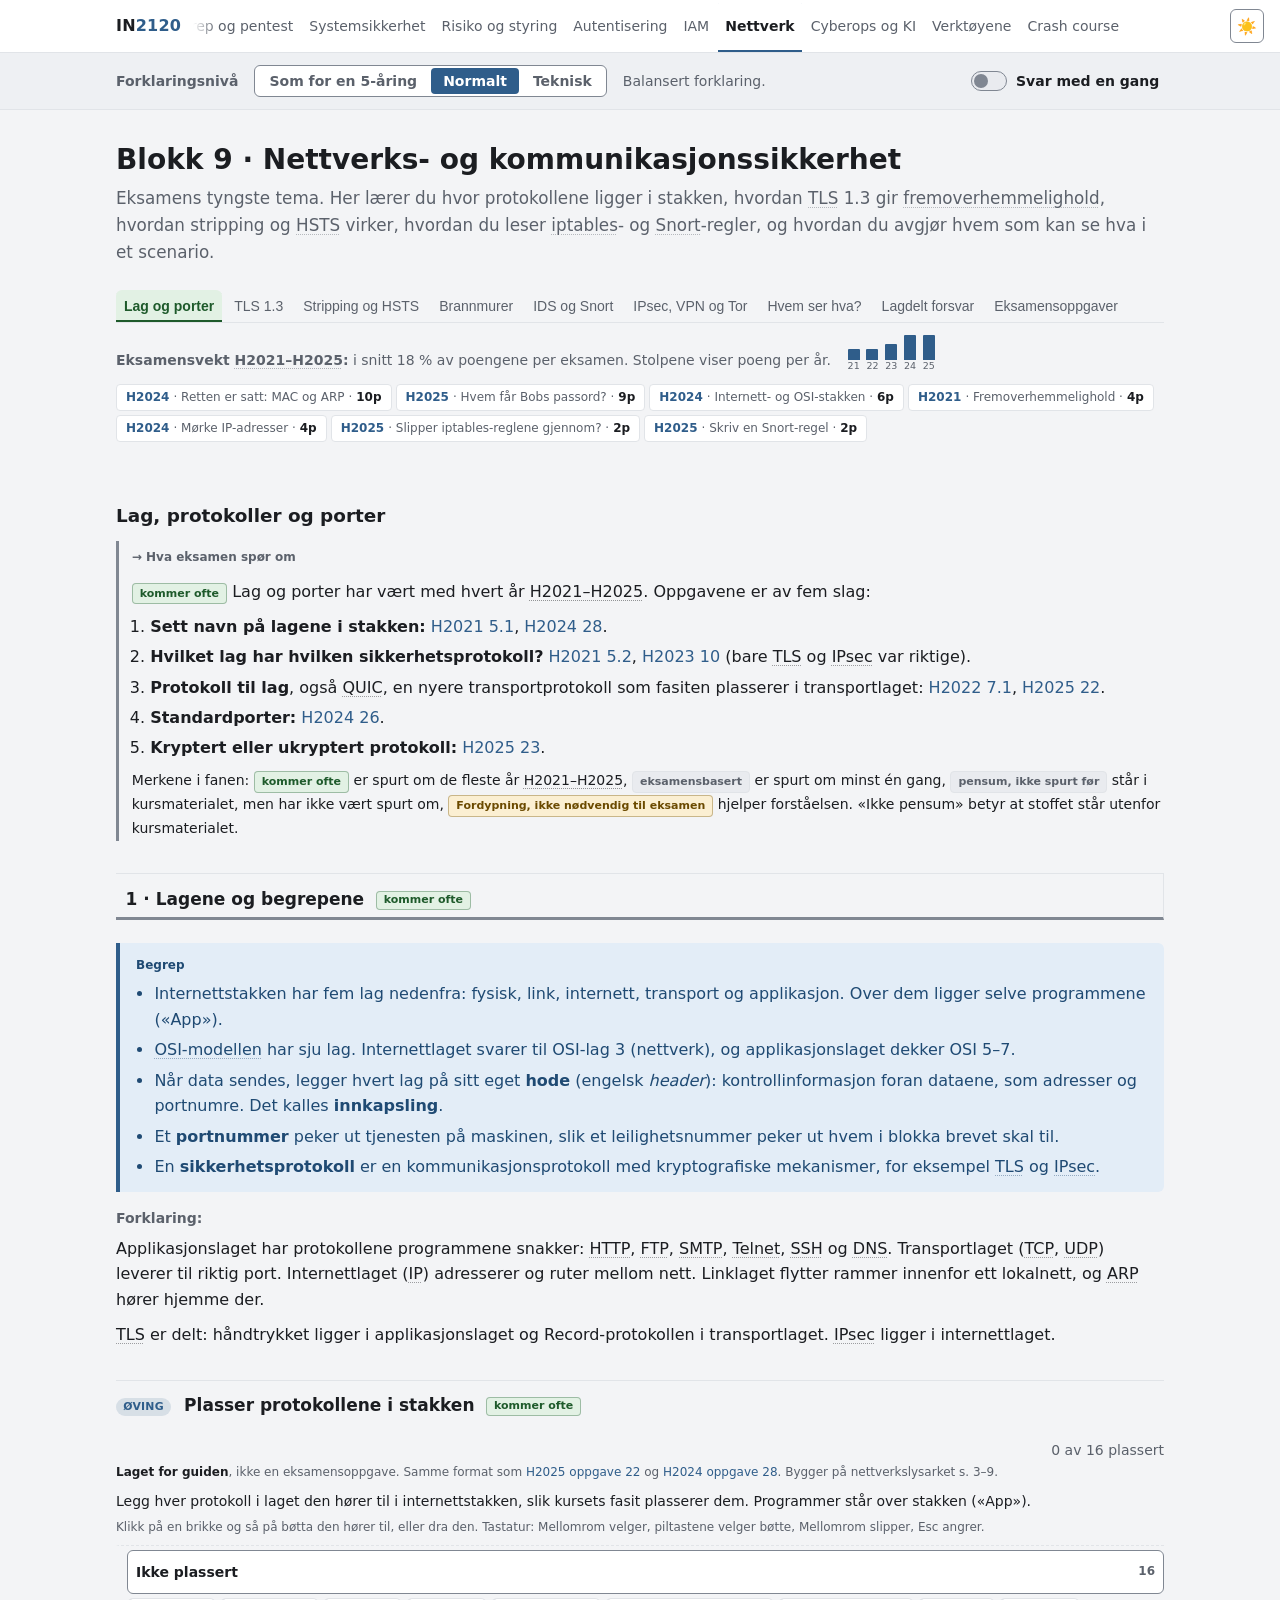
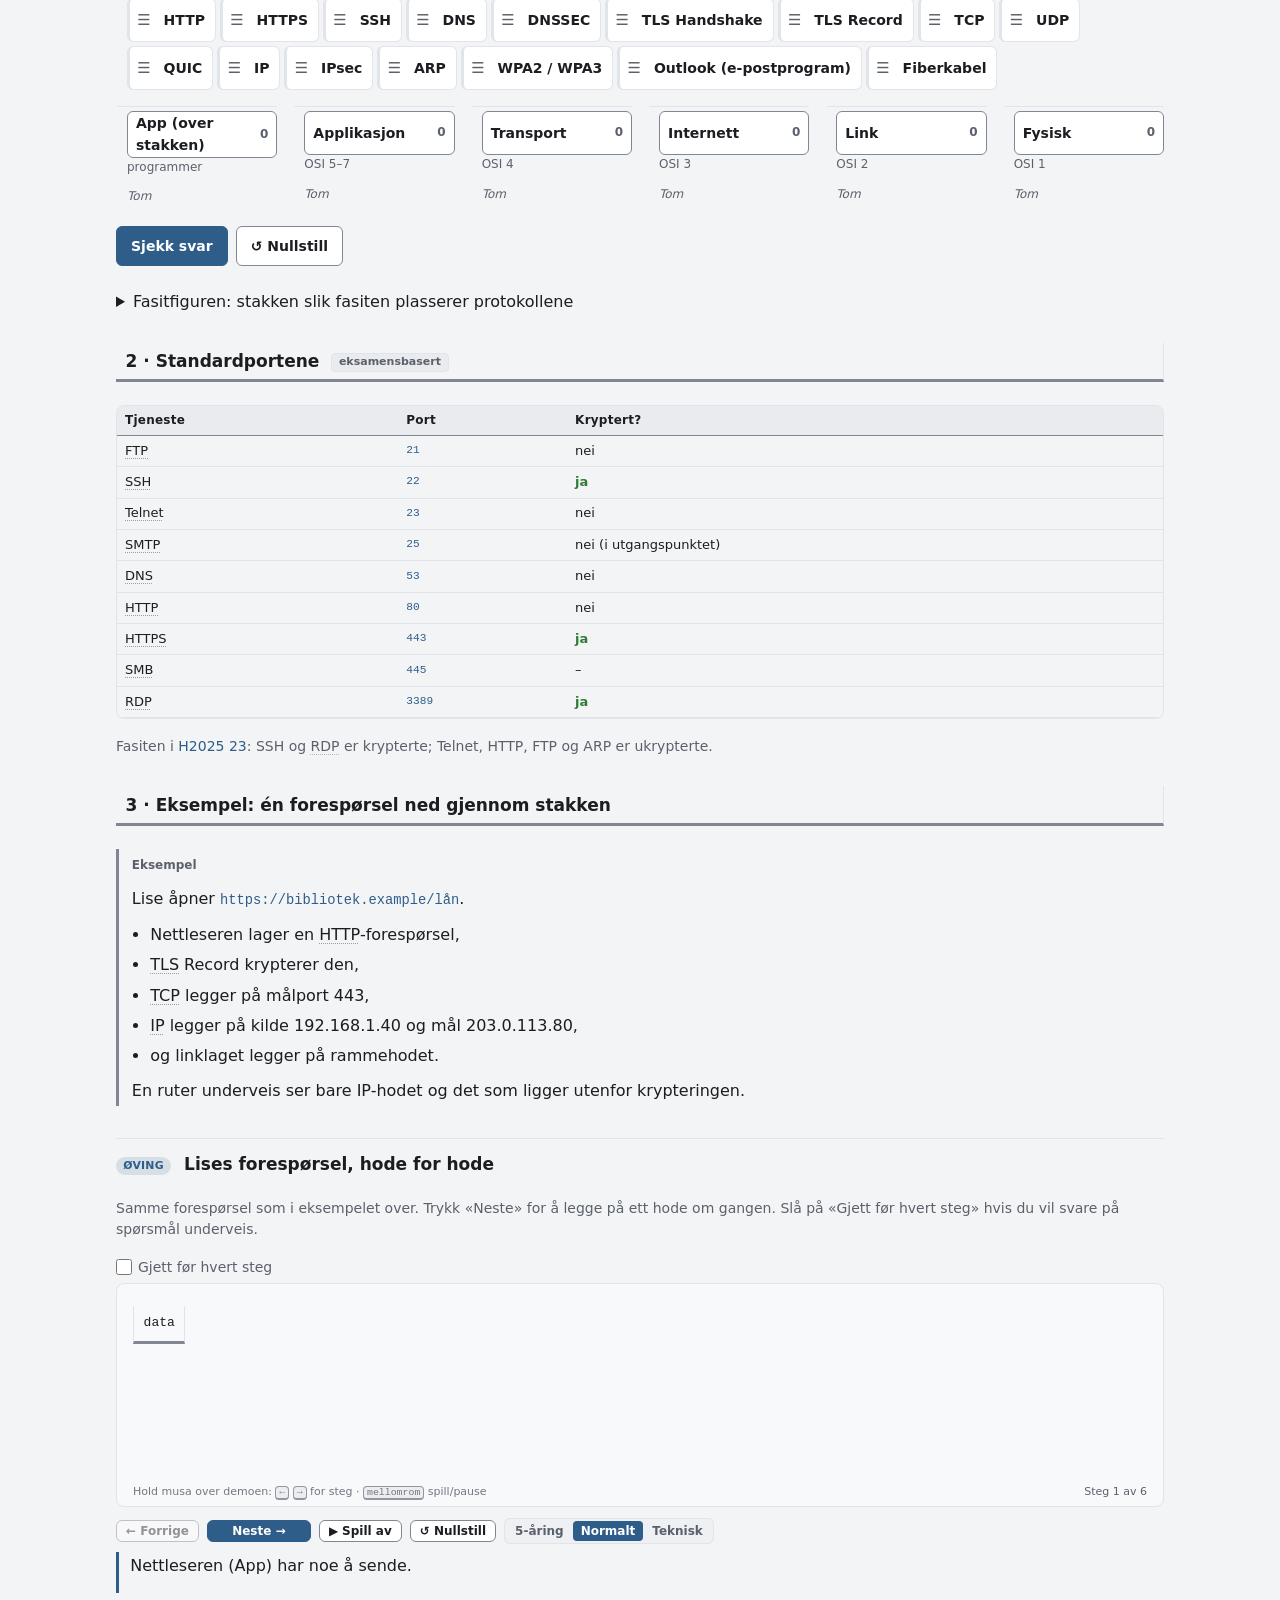
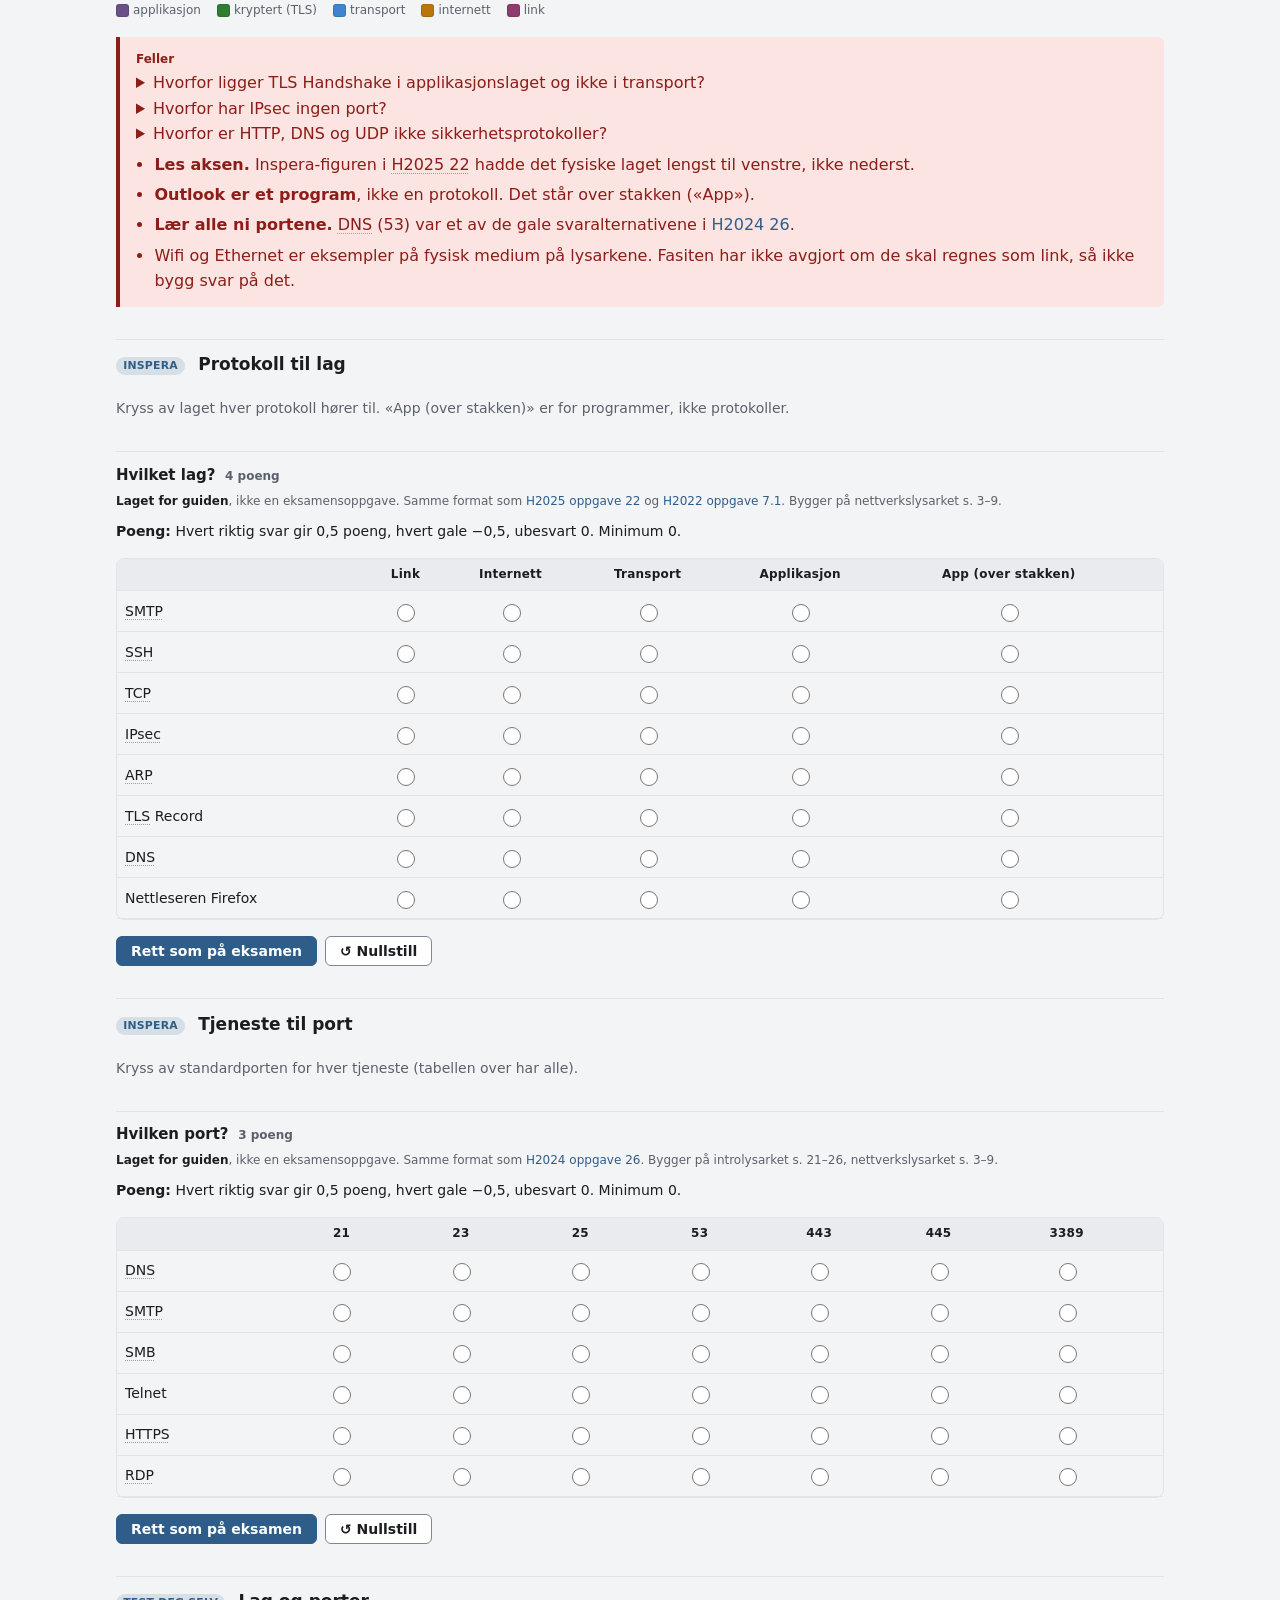
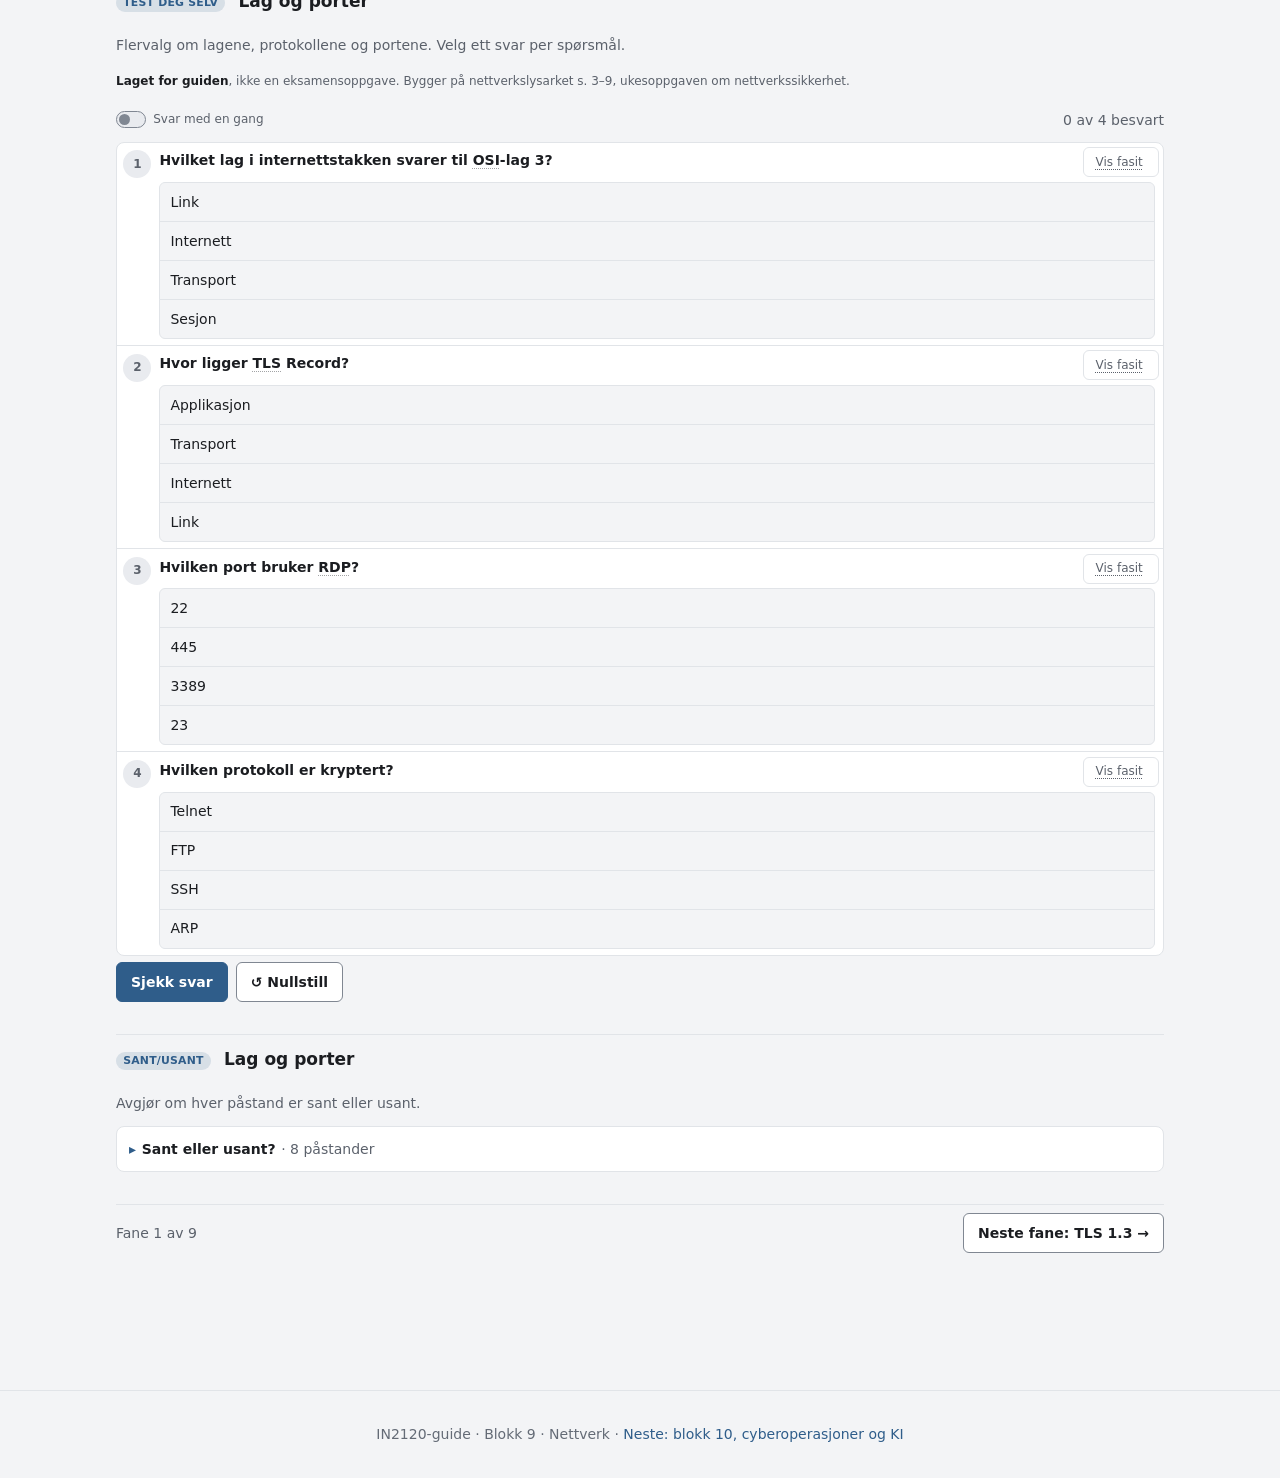
<file: 09-nettverk.html>
<!doctype html>
<html lang="nb">
<head>
  <meta charset="utf-8">
  <meta name="viewport" content="width=device-width, initial-scale=1">
  <title>Blokk 9 · Nettverk · IN2120</title>
  <link rel="icon" href="data:,">
  <meta name="description" content="Nettverks- og kommunikasjonssikkerhet i IN2120: lag og porter, TLS 1.3 og fremoverhemmelighold, TLS-stripping og HSTS, brannmurer og iptables, IDS og Snort, IPsec, VPN og Tor, hvem som ser hva, og lagdelt forsvar – med stegspillere, øving i Inspera-format og eksamensoppgavene.">
  <script>(function(){try{var d=document.documentElement;var t=localStorage.getItem('in-theme');if(t!=='dark'&&t!=='system')t='light';if(t!=='system')d.setAttribute('data-theme',t);var l=localStorage.getItem('in-level');if(l!=='eli5'&&l!=='teknisk')l='normal';d.setAttribute('data-level',l);}catch(e){document.documentElement.setAttribute('data-theme','light');document.documentElement.setAttribute('data-level','normal');}})();</script>
  <link rel="stylesheet" href="assets/css/styles.css?v=20261128g">
  <link rel="stylesheet" href="assets/css/fw.css?v=20261128g">
  <link rel="stylesheet" href="assets/css/viz.css?v=20261128g">
  <link rel="stylesheet" href="assets/css/figurer.css?v=20261128g">
  <link rel="stylesheet" href="assets/css/ovelse.css?v=20261128g">
  <link rel="stylesheet" href="assets/css/blokk-nettverk.css?v=20261128g">
  <link rel="stylesheet" href="assets/css/begrep-tips.css?v=20261128g">
</head>
<body data-page="nettverk">
  <a class="skip-link" href="#main">Hopp til innhold</a>
  <header id="topnav"></header>
  <main id="main" class="wrap">
    <div class="pagehead">
      <h1>Blokk 9 · Nettverks- og kommunikasjonssikkerhet</h1>
      <p class="lead">Eksamens tyngste tema. Her lærer du hvor protokollene ligger i stakken, hvordan TLS 1.3 gir fremoverhemmelighold, hvordan stripping og HSTS virker, hvordan du leser iptables- og Snort-regler, og hvordan du avgjør hvem som kan se hva i et scenario.</p>
    </div>

    <div class="tabs" role="tablist" aria-label="Nettverkssikkerhet">
      <button data-tab="lag">Lag og porter</button>
      <button data-tab="tls">TLS 1.3</button>
      <button data-tab="hsts">Stripping og HSTS</button>
      <button data-tab="brannmur">Brannmurer</button>
      <button data-tab="ids">IDS og Snort</button>
      <button data-tab="ipsec">IPsec, VPN og Tor</button>
      <button data-tab="hvemser">Hvem ser hva?</button>
      <button data-tab="forsvar">Lagdelt forsvar</button>
      <button data-tab="eksamen">Eksamensoppgaver</button>
    </div>

    <div class="pagehead-info">
      <p class="blokk-vekt"><span class="bv-tekst"><b>Eksamensvekt H2021–H2025:</b> i snitt 18 % av poengene per eksamen. Stolpene viser poeng per år.</span></p>
      <div class="badges">
        <a class="badge" href="#fane=eksamen&amp;oppg=o-H2024-38"><b>H2024</b> · Retten er satt: MAC og ARP · <span class="pts">10p</span></a>
        <a class="badge" href="#fane=eksamen&amp;oppg=o-H2025-37"><b>H2025</b> · Hvem får Bobs passord? · <span class="pts">9p</span></a>
        <a class="badge" href="#fane=eksamen&amp;oppg=o-H2024-28"><b>H2024</b> · Internett- og OSI-stakken · <span class="pts">6p</span></a>
        <a class="badge" href="#fane=eksamen&amp;oppg=o-H2021-5_3"><b>H2021</b> · Fremoverhemmelighold · <span class="pts">4p</span></a>
        <a class="badge" href="#fane=eksamen&amp;oppg=o-H2024-29"><b>H2024</b> · Mørke IP-adresser · <span class="pts">4p</span></a>
        <a class="badge" href="#fane=eksamen&amp;oppg=o-H2025-24"><b>H2025</b> · Slipper iptables-reglene gjennom? · <span class="pts">2p</span></a>
        <a class="badge" href="#fane=eksamen&amp;oppg=o-H2025-20"><b>H2025</b> · Skriv en Snort-regel · <span class="pts">2p</span></a>
      </div>
    </div>

    <!-- ===================== 1 · LAG OG PORTER ===================== -->
    <section data-panel="lag">
      <h3>Lag, protokoller og porter</h3>
      <div class="callout snarvei"><span class="lbl">Hva eksamen spør om</span>
        <p><span class="tag tag-kjerne">kommer ofte</span> Lag og porter har vært med hvert år H2021–H2025. Oppgavene er av fem slag:</p>
        <ol>
          <li><b>Sett navn på lagene i stakken:</b> <a href="#fane=eksamen&amp;oppg=o-H2021-5_1">H2021 5.1</a>, <a href="#fane=eksamen&amp;oppg=o-H2024-28">H2024 28</a>.</li>
          <li><b>Hvilket lag har hvilken sikkerhetsprotokoll?</b> <a href="#fane=eksamen&amp;oppg=o-H2021-5_2">H2021 5.2</a>, <a href="#fane=eksamen&amp;oppg=o-H2023-10">H2023 10</a> (bare TLS og IPsec var riktige).</li>
          <li><b>Protokoll til lag</b>, også QUIC, en nyere transportprotokoll som fasiten plasserer i transportlaget: <a href="#fane=eksamen&amp;oppg=o-H2022-7_1">H2022 7.1</a>, <a href="#fane=eksamen&amp;oppg=o-H2025-22">H2025 22</a>.</li>
          <li><b>Standardporter:</b> <a href="#fane=eksamen&amp;oppg=o-H2024-26">H2024 26</a>.</li>
          <li><b>Kryptert eller ukryptert protokoll:</b> <a href="#fane=eksamen&amp;oppg=o-H2025-23">H2025 23</a>.</li>
        </ol>
        <p class="small">Merkene i fanen: <span class="tag tag-kjerne">kommer ofte</span> er spurt om de fleste år H2021–H2025, <span class="tag">eksamensbasert</span> er spurt om minst én gang, <span class="tag">pensum, ikke spurt før</span> står i kursmaterialet, men har ikke vært spurt om, <span class="tag tag-fordyp">Fordypning, ikke nødvendig til eksamen</span> hjelper forståelsen. «Ikke pensum» betyr at stoffet står utenfor kursmaterialet.</p></div>

      <h4 class="nt-del">1 · Lagene og begrepene <span class="tag tag-kjerne">kommer ofte</span></h4>
      <div class="callout begrep"><span class="lbl">Begrep</span>
        <ul>
          <li>Internettstakken har fem lag nedenfra: fysisk, link, internett, transport og applikasjon. Over dem ligger selve programmene («App»).</li>
          <li>OSI-modellen har sju lag. Internettlaget svarer til OSI-lag 3 (nettverk), og applikasjonslaget dekker OSI 5–7.</li>
          <li>Når data sendes, legger hvert lag på sitt eget <b>hode</b> (engelsk <i>header</i>): kontrollinformasjon foran dataene, som adresser og portnumre. Det kalles <b>innkapsling</b>.</li>
          <li>Et <b>portnummer</b> peker ut tjenesten på maskinen, slik et leilighetsnummer peker ut hvem i blokka brevet skal til.</li>
          <li>En <b>sikkerhetsprotokoll</b> er en kommunikasjonsprotokoll med kryptografiske mekanismer, for eksempel TLS og IPsec.</li>
        </ul></div>
      <div id="ex-lag"></div>

      <h4 class="ov-h"><span class="ov-tag">Øving</span> Plasser protokollene i stakken <span class="tag tag-kjerne">kommer ofte</span></h4>
      <div id="viz-stakk"></div>
      <details class="grense"><summary>Fasitfiguren: stakken slik fasiten plasserer protokollene</summary>
        <div id="viz-stakk-fig"></div></details>

      <h4 class="nt-del">2 · Standardportene <span class="tag">eksamensbasert</span></h4>
      <div class="table-wrap"><table class="nt-fw">
        <thead><tr><th>Tjeneste</th><th>Port</th><th>Kryptert?</th></tr></thead>
        <tbody>
          <tr><td>FTP</td><td class="mono">21</td><td>nei</td></tr>
          <tr><td>SSH</td><td class="mono">22</td><td class="nt-m-ja">ja</td></tr>
          <tr><td>Telnet</td><td class="mono">23</td><td>nei</td></tr>
          <tr><td>SMTP</td><td class="mono">25</td><td>nei (i utgangspunktet)</td></tr>
          <tr><td>DNS</td><td class="mono">53</td><td>nei</td></tr>
          <tr><td>HTTP</td><td class="mono">80</td><td>nei</td></tr>
          <tr><td>HTTPS</td><td class="mono">443</td><td class="nt-m-ja">ja</td></tr>
          <tr><td>SMB</td><td class="mono">445</td><td>–</td></tr>
          <tr><td>RDP</td><td class="mono">3389</td><td class="nt-m-ja">ja</td></tr>
        </tbody></table></div>
      <p class="small muted">Fasiten i <a href="#fane=eksamen&amp;oppg=o-H2025-23">H2025 23</a>: SSH og RDP er krypterte; Telnet, HTTP, FTP og ARP er ukrypterte.</p>

      <h4 class="nt-del">3 · Eksempel: én forespørsel ned gjennom stakken</h4>
      <div class="callout eksempel"><span class="lbl">Eksempel</span>
        <p>Lise åpner <span class="mono">https://bibliotek.example/lån</span>.</p>
        <ul>
          <li>Nettleseren lager en HTTP-forespørsel,</li>
          <li>TLS Record krypterer den,</li>
          <li>TCP legger på målport 443,</li>
          <li>IP legger på kilde 192.168.1.40 og mål 203.0.113.80,</li>
          <li>og linklaget legger på rammehodet.</li>
        </ul>
        <p>En ruter underveis ser bare IP-hodet og det som ligger utenfor krypteringen.</p></div>
      <h4 class="ov-h"><span class="ov-tag">Øving</span> Lises forespørsel, hode for hode</h4>
      <p class="ov-intro">Samme forespørsel som i eksempelet over. Trykk «Neste» for å legge på ett hode om gangen. Slå på «Gjett før hvert steg» hvis du vil svare på spørsmål underveis.</p>
      <div id="sp-innkapsling"></div>

      <div class="callout felle"><span class="lbl">Feller</span>
        <details class="grense"><summary>Hvorfor ligger TLS Handshake i applikasjonslaget og ikke i transport?</summary>
          <p>Kurset deler TLS i to delprotokoller. <b>Handshake</b> (håndtrykket, som avtaler nøkkelen) sitter sammen med HTTP i applikasjonslaget. <b>Record</b> (som krypterer dataene med den nøkkelen) sitter rett over TCP i transportlaget. Plasser dem hver for seg, fordi fasiten gjør det.</p></details>
        <details class="grense"><summary>Hvorfor har IPsec ingen port?</summary>
          <p>Porter finnes først i transportlaget. IPsec ligger under, i internettlaget, og beskytter hele IP-pakken uansett hvilken applikasjon som ligger inni.</p></details>
        <details class="grense"><summary>Hvorfor er HTTP, DNS og UDP ikke sikkerhetsprotokoller?</summary>
          <p>De har ingen kryptografiske mekanismer. I H2023 10 var bare TLS og IPsec riktige.</p></details>
        <ul>
          <li><b>Les aksen.</b> Inspera-figuren i H2025 22 hadde det fysiske laget lengst til venstre, ikke nederst.</li>
          <li><b>Outlook er et program</b>, ikke en protokoll. Det står over stakken («App»).</li>
          <li><b>Lær alle ni portene.</b> DNS (53) var et av de gale svaralternativene i <a href="#fane=eksamen&amp;oppg=o-H2024-26">H2024 26</a>.</li>
          <li>Wifi og Ethernet er eksempler på fysisk medium på lysarkene. Fasiten har ikke avgjort om de skal regnes som link, så ikke bygg svar på det.</li>
        </ul></div>

      <h4 class="ov-h"><span class="ov-tag">Inspera</span> Protokoll til lag</h4>
      <div class="ov-intro">Kryss av laget hver protokoll hører til. «App (over stakken)» er for programmer, ikke protokoller.</div>
      <div id="ov-nett-1"></div>
      <h4 class="ov-h"><span class="ov-tag">Inspera</span> Tjeneste til port</h4>
      <div class="ov-intro">Kryss av standardporten for hver tjeneste (tabellen over har alle).</div>
      <div id="ov-nett-2"></div>

      <h4 class="ov-h"><span class="ov-tag">Test deg selv</span> Lag og porter</h4>
      <p class="ov-intro">Flervalg om lagene, protokollene og portene. Velg ett svar per spørsmål.</p>
      <div id="quiz-lag"></div>
      <h4 class="ov-h"><span class="ov-tag">Sant/usant</span> Lag og porter</h4>
      <p class="ov-intro">Avgjør om hver påstand er sant eller usant.</p>
      <div id="tf-lag"></div>
    </section>

    <!-- ===================== 2 · TLS 1.3 ===================== -->
    <section data-panel="tls">
      <h3>TLS 1.3 og fremoverhemmelighold</h3>
      <div class="callout snarvei"><span class="lbl">Hva eksamen spør om</span>
        <p><span class="tag tag-kjerne">kommer ofte</span> TLS og fremoverhemmelighold er spurt om H2021, H2023, H2024 og H2025:</p>
        <ol>
          <li><b>Forklar fremoverhemmelighold</b> som fritekst: <a href="#fane=eksamen&amp;oppg=o-H2021-5_3">H2021 5.3</a> (4 p) og H2025 12 (i <a href="02-krypto.html">blokk 2</a>). Fremoverhemmelighold igjen i H2023 17 (c).</li>
          <li><b>Hvilken delprotokoll etablerer øktnøkkelen?</b> Første nedtrekk i <a href="#fane=eksamen&amp;oppg=o-H2023-30">H2023 30</a> og <a href="#fane=eksamen&amp;oppg=o-H2024-25">H2024 25</a>: Handshake.</li>
        </ol>
        <p>Diffie-Hellman selv hører til <a href="02-krypto.html">blokk 2</a>.</p>
        <p class="small">Merkene i fanen: <span class="tag tag-kjerne">kommer ofte</span> er spurt om de fleste år H2021–H2025, <span class="tag">eksamensbasert</span> er spurt om minst én gang, <span class="tag">pensum, ikke spurt før</span> står i kursmaterialet, men har ikke vært spurt om, <span class="tag tag-fordyp">Fordypning, ikke nødvendig til eksamen</span> hjelper forståelsen. «Ikke pensum» betyr at stoffet står utenfor kursmaterialet.</p></div>

      <h4 class="nt-del">1 · Delprotokollene og fremoverhemmelighold <span class="tag tag-kjerne">kommer ofte</span></h4>
      <div class="callout begrep"><span class="lbl">Begrep</span>
        TLS er en samling delprotokoller som gir konfidensialitet og integritet mellom klient og tjener.
        <ul>
          <li><b>Handshake</b> forhandler algoritmer, etablerer øktnøkkelen og autentiserer tjeneren.</li>
          <li><b>Record</b> bruker nøkkelen til å kryptere og integritetsbeskytte dataene.</li>
          <li><b>Fremoverhemmelighold</b> betyr at tidligere øktnøkler forblir hemmelige selv om en langsiktig nøkkel lekker senere. TLS 1.3 får det med <b>efemær Diffie-Hellman</b>: nye DH-verdier i hver økt.</li>
        </ul></div>
      <div id="ex-tls"></div>

      <h4 class="ov-h"><span class="ov-tag">Øving</span> Håndtrykket steg for steg <span class="tag">eksamensbasert</span></h4>
      <p class="ov-intro">Håndtrykket starter med <b>ClientHello</b> (klientens første melding) og <b>ServerHello</b> (tjenerens svar). Trykk «Neste» for én melding om gangen. Slå på «Gjett før hvert steg» hvis du vil svare på spørsmål underveis. K = klient, T = tjener. Alt etter ServerHello går kryptert (grønne piler med lås). Hele håndtrykket tar én runde frem og tilbake.</p>
      <div id="sp-tls"></div>

      <h4 class="demo-h"><span class="ov-tag demo">Demo</span> Etterspill: noen stjeler tjenerens privatnøkkel <span class="tag tag-kjerne">kommer ofte</span></h4>
      <p class="ov-intro">Trykk på knappen og se hva som skjer med gamle, lagrede økter når tjenerens privatnøkkel lekker et år senere, med og uten efemær Diffie-Hellman.</p>
      <div id="viz-tyveri"></div>

      <h4 class="nt-del">2 · Eksempel med små tall: Diffie-Hellman i håndtrykket <span class="tag tag-fordyp">Fordypning, ikke nødvendig til eksamen</span></h4>
      <div class="callout eksempel"><span class="lbl">Eksempel</span>
        <p>p = 23 og g = 5. Klienten velger a = 6 og sender gᵃ = 5⁶ mod 23 = 8. Tjeneren velger b = 15 og sender gᵇ = 5¹⁵ mod 23 = 19.</p>
        <p>Klienten regner 19⁶ mod 23 = 2, og tjeneren regner 8¹⁵ mod 23 = 2. Felles hemmelighet: 2.</p>
        <p>Neste økt velges nye a og b, og dermed en ny hemmelighet. Når a og b er slettet, kan ingen regne ut 2 igjen, heller ikke den som senere stjeler tjenerens signaturnøkkel.</p></div>

      <div class="callout felle"><span class="lbl">Feller</span>
        <details class="grense"><summary>Hvorfor er det Handshake og ikke Record som etablerer øktnøkkelen?</summary>
          <p>Record bruker bare nøkkelen som Handshake har avtalt (<a href="#fane=eksamen&amp;oppg=o-H2023-30">H2023 30</a> og <a href="#fane=eksamen&amp;oppg=o-H2024-25">H2024 25</a>).</p></details>
        <details class="grense"><summary>Hvorfor gir ikke hybrid kryptering fremoverhemmelighold?</summary>
          <p>Der beskytter den samme langtidsnøkkelen alle øktnøklene. Lekker den, kan alle lagrede økter åpnes.</p></details>
        <details class="grense"><summary>Hvorfor er nøkkelen ikke autentisert rett etter ServerHello?</summary>
          <p>Da har partene bare en anonym hemmelighet gᵃᵇ. En mann i midten kunne stått der. Først CertificateVerify, tjenerens signatur over håndtrykket, binder nøkkelen til sertifikatet.</p></details>
        <ul>
          <li><b>Svar med begge delene av definisjonen.</b> Del 1: tjenerens langtidsnøkkel lekker <i>en gang i fremtiden</i>. Del 2: øktnøkler fra før lekkasjen forblir likevel hemmelige. <a href="#fane=eksamen&amp;oppg=o-H2021-5_3">H2021 5.3</a> ga 0,5 p for hver del. H2025 12 ga full uttelling for unike, uavhengige øktnøkler som ikke kan utlede hverandre, uten å kreve lekkasjedelen. Skriv begge, så er du dekket.</li>
          <li><b>Ikke bland DH-delnøkkelen og signaturnøkkelen</b>, fordi de har ulik levetid og jobb. Delnøkkelen (a eller b) lages ny for hver økt og slettes etterpå. Signaturnøkkelen er tjenerens langtidsnøkkel fra sertifikatet og brukes bare til å signere håndtrykket.</li>
          <li>TLS autentiserer normalt bare tjeneren. Klientautentisering er valgfri.</li>
        </ul></div>

      <h4 class="ov-h"><span class="ov-tag">Inspera</span> TLS 1.3-håndtrykket</h4>
      <div class="ov-intro">Teksten under beskriver TLS 1.3-håndtrykket i fire setninger. Velg ordet i hver nedtrekksliste som gjør setningen riktig.</div>
      <div id="ov-nett-3"></div>

      <h4 class="ov-h"><span class="ov-tag">Test deg selv</span> TLS 1.3</h4>
      <p class="ov-intro">Flervalg om håndtrykket og fremoverhemmelighold. Velg ett svar per spørsmål.</p>
      <div id="quiz-tls"></div>
      <h4 class="ov-h"><span class="ov-tag">Sant/usant</span> TLS 1.3</h4>
      <p class="ov-intro">Avgjør om hver påstand er sant eller usant.</p>
      <div id="tf-tls"></div>
    </section>

    <!-- ===================== 3 · STRIPPING OG HSTS ===================== -->
    <section data-panel="hsts">
      <h3>TLS-stripping, HSTS og TLS-inspeksjon</h3>
      <div class="callout snarvei"><span class="lbl">Hva eksamen spør om</span>
        <p><span class="tag tag-kjerne">kommer ofte</span> Spurt om hvert år H2023–H2025:</p>
        <ol>
          <li><b>Hva beskytter mot stripping?</b> <a href="#fane=eksamen&amp;oppg=o-H2024-9">H2024 9</a>: HSTS.</li>
          <li><b>«HSTS beskytter mot …»</b> i nedtrekk: <a href="#fane=eksamen&amp;oppg=o-H2023-30">H2023 30</a>, <a href="#fane=eksamen&amp;oppg=o-H2024-25">H2024 25</a>.</li>
          <li><b>TLS-inspeksjon</b> leser HTTPS ved å bryte krypteringen: <a href="#fane=eksamen&amp;oppg=o-H2023-11">H2023 11</a>.</li>
          <li><b>HSTS og «ikke første gang»</b> i scenariet <a href="#fane=eksamen&amp;oppg=o-H2025-37">H2025 37</a> (se fanen «Hvem ser hva?»).</li>
        </ol>
        <p class="small">Merkene i fanen: <span class="tag tag-kjerne">kommer ofte</span> er spurt om de fleste år H2021–H2025, <span class="tag">eksamensbasert</span> er spurt om minst én gang, <span class="tag">pensum, ikke spurt før</span> står i kursmaterialet, men har ikke vært spurt om, <span class="tag tag-fordyp">Fordypning, ikke nødvendig til eksamen</span> hjelper forståelsen. «Ikke pensum» betyr at stoffet står utenfor kursmaterialet.</p></div>

      <h4 class="nt-del">1 · Stripping, HSTS og inspeksjon <span class="tag tag-kjerne">kommer ofte</span></h4>
      <div class="callout begrep"><span class="lbl">Begrep</span>
        <ul>
          <li><b>TLS-stripping</b> er et mann-i-midten-angrep der angriperen holder brukeren på ukryptert http, mens angriperen selv snakker https med tjeneren.</li>
          <li><b>HSTS</b> er en beskjed fra nettstedet om at nettleseren bare skal bruke https. Nettleseren nekter da å lage en http-økt.</li>
          <li>Svakheten er første besøk: da vet nettleseren ikke om HSTS, med mindre domenet står i nettleserens innebygde <b>preload-liste</b>.</li>
          <li>Ved <b>TLS-inspeksjon</b> utgir en proxy i virksomhetens brannmur seg for å være den eksterne tjeneren, med sertifikater fra en intern CA som klientene stoler på.</li>
        </ul></div>
      <div id="ex-hsts"></div>

      <h4 class="ov-h"><span class="ov-tag">Øving</span> Stripping, HSTS og inspeksjon i sekvensdiagram</h4>
      <p class="ov-intro">Velg variant og trykk «Neste». Slå på «Gjett før hvert steg» hvis du vil svare på spørsmål underveis. A: stripping uten HSTS (eller første besøk uten preload). B: HSTS er husket. C: TLS-inspeksjon på jobben.</p>
      <div id="sp-hsts"></div>

      <h4>Eksempel: Nora på kafé, med og uten HSTS</h4>
      <div class="callout eksempel"><span class="lbl">Eksempel</span>
        <p>Nora på kafé taster <span class="mono">nettbank.example</span>. Kafé-ruteren er kompromittert av Rune.</p>
        <ul>
          <li><b>Uten HSTS</b> henter Rune <span class="mono">https://nettbank.example/login</span> selv, sender Nora en http-kopi, og Nora sender brukernavn og passord ukryptert til Rune.</li>
          <li><b>Med HSTS</b> fra et tidligere besøk går nettleseren rett til https. Rune kan ikke vise et gyldig sertifikat for nettbank.example, og økten blir blokkert.</li>
        </ul></div>

      <div class="callout felle"><span class="lbl">Feller</span>
        <details class="grense"><summary>Hvorfor er HSTS, og ikke TLS eller IPsec, svaret på hva som beskytter mot stripping?</summary>
          <p>TLS er nettopp det angriperen fjerner. HSTS er mekanismen som <i>krever</i> TLS. I <a href="#fane=eksamen&amp;oppg=o-H2024-9">H2024 9</a> var bare HSTS riktig.</p></details>
        <details class="grense"><summary>Hvorfor beskytter ikke HSTS alltid?</summary>
          <p>Ved første besøk har nettleseren ikke fått HSTS-beskjeden ennå. Bare preload-listen dekker det.</p></details>
        <ul>
          <li><b>TLS-inspeksjon er ikke en IDS eller en egen brannmurtype</b>, fordi den er en funksjon i proxyen i gateway-brannmuren, som bryter krypteringen der (nettverkslysarket s. 25; <a href="#fane=eksamen&amp;oppg=o-H2023-11">H2023 11</a>).</li>
          <li><b>Gyldig hengelås betyr ikke at ingen leser.</b> Sjekk hvem som er rot i sertifiseringsstien. Står den interne CA-en øverst, blir trafikken inspisert.</li>
          <li>Stripping bryter ikke kryptografien. Sterkere algoritmer hjelper derfor ikke.</li>
        </ul></div>

      <h4 class="ov-h"><span class="ov-tag">Inspera</span> HSTS og TLS-inspeksjon</h4>
      <div class="ov-intro">Teksten under handler om HSTS, TLS-inspeksjon og første besøk på et nettsted. Velg ordet i hver nedtrekksliste som gjør setningen riktig.</div>
      <div id="ov-nett-4"></div>

      <h4 class="ov-h"><span class="ov-tag">Test deg selv</span> Stripping og HSTS</h4>
      <p class="ov-intro">Flervalg om TLS-stripping, HSTS og TLS-inspeksjon. Velg ett svar per spørsmål.</p>
      <div id="quiz-hsts"></div>
      <h4 class="ov-h"><span class="ov-tag">Sant/usant</span> Stripping og HSTS</h4>
      <p class="ov-intro">Avgjør om hver påstand er sant eller usant.</p>
      <div id="tf-hsts"></div>
    </section>

    <!-- ===================== 4 · BRANNMURER ===================== -->
    <section data-panel="brannmur">
      <h3>Brannmurer, iptables, NAT og DMZ</h3>
      <div class="callout snarvei"><span class="lbl">Hva eksamen spør om</span>
        <p><span class="tag tag-kjerne">kommer ofte</span> Brannmurer har vært med hvert år H2021–H2025:</p>
        <ol>
          <li><b>Typer brannmur:</b> <a href="#fane=eksamen&amp;oppg=o-H2021-5_4">H2021 5.4</a>.</li>
          <li><b>Filtrere pakker, og bare pakker i en eksisterende TCP-økt:</b> <a href="#fane=eksamen&amp;oppg=o-H2022-7_3">H2022 7.3</a>.</li>
          <li><b>Brannmur som sjekkpunkt:</b> <a href="#fane=eksamen&amp;oppg=o-H2023-11">H2023 11</a>. <b>iptables</b> som Linux-brannmur og Wireshark som pakkeanalysator: <a href="#fane=eksamen&amp;oppg=o-H2024-10">H2024 10</a>.</li>
          <li><b>Skriv en iptables-regel</b> fra web til database på port 1433: <a href="#fane=eksamen&amp;oppg=o-H2023-32">H2023 32</a>.</li>
          <li><b>Avgjør om pakker slipper gjennom et regelsett:</b> <a href="#fane=eksamen&amp;oppg=o-H2025-24">H2025 24</a>.</li>
        </ol>
        <p class="small">Merkene i fanen: <span class="tag tag-kjerne">kommer ofte</span> er spurt om de fleste år H2021–H2025, <span class="tag">eksamensbasert</span> er spurt om minst én gang, <span class="tag">pensum, ikke spurt før</span> står i kursmaterialet, men har ikke vært spurt om, <span class="tag tag-fordyp">Fordypning, ikke nødvendig til eksamen</span> hjelper forståelsen. «Ikke pensum» betyr at stoffet står utenfor kursmaterialet.</p></div>

      <h4 class="nt-del">1 · Brannmurtyper, iptables, NAT og DMZ <span class="tag tag-kjerne">kommer ofte</span></h4>
      <div class="callout begrep"><span class="lbl">Begrep</span>
        <ul>
          <li>En <b>brannmur</b> er et sjekkpunkt som etter regler bestemmer hvilken trafikk som får passere.
            <ul>
              <li>En <b>tilstandsløs</b> brannmur (pakkefilter) ser bare på hodene i transport- og internettlaget: IP-adresse, port og protokoll.</li>
              <li>En <b>tilstandsbasert</b> brannmur husker hver forbindelse mellom klient og tjener. Den vet derfor om en pakke hører til en økt som allerede er satt opp, og kan slippe gjennom svarpakkene i den økten uten egne regler.</li>
              <li>En <b>applikasjonsbrannmur</b> leser også brukerdataene og kan være proxy (med høy ytelse kalt NGFW).</li>
            </ul></li>
          <li><b>iptables</b> er Linux-brannmuren, med kjedene INPUT (til brannmuren selv), FORWARD (videresendes gjennom) og OUTPUT (fra brannmuren). Reglene leses ovenfra, og første treff gjelder.
          iptables slipper gjennom det som ikke er blokkert (implisitt ACCEPT), så kurset anbefaler en eksplisitt DROP til slutt.</li>
          <li><b>NAT</b> (Network Address Translation) lar mange maskiner dele én offentlig IPv4-adresse. Ruteren oversetter mellom interne og eksterne adresser og porter. Lysarket sier at NAT ikke er en sikkerhetsmekanisme, men begrunner det ikke. Den vanlige forklaringen er at NAT er laget for å spare adresser: den har ingen regler for hva som er lov, og skjuler interne adresser bare som en bieffekt. Filtreringen må en brannmur gjøre.</li>
          <li>Et <b>segment</b> er en avgrenset del av nettet, skilt fra resten av en brannmur eller ruter. En <b>DMZ</b> (demilitarisert sone) er et segment mot Internett for tjenester som må nås utenfra.</li>
        </ul></div>
      <div id="ex-brannmur"></div>

      <p class="small muted fig-vis-led">Hvilken kjede en pakke møter, avgjøres før reglene leses: rutingsbeslutningen ser om pakken skal til brannmuren selv, gjennom den, eller om brannmuren har laget den.</p>
      <div id="fx-iptables-kjeder"></div>

      <h4 class="ov-h"><span class="ov-tag">Øving</span> Én pakke gjennom fem regler <span class="tag tag-kjerne">kommer ofte</span></h4>
      <div data-fw-scope>
      <div class="callout eksempel"><span class="lbl">Regelsettet</span>
        <p>Webtjener i DMZ 172.16.5.10, admin-PC 192.168.7.20, database 10.20.0.5, kjent angriper 203.0.113.66. All trafikken går gjennom brannmuren (FORWARD).</p>
<pre class="mono">1  iptables -A FORWARD -p tcp -d 172.16.5.10 --dport 443 -j ACCEPT
2  iptables -A FORWARD -p tcp -s 203.0.113.66 -j DROP
3  iptables -A FORWARD -p tcp -s 192.168.7.20 -d 172.16.5.10 --dport 22 -j ACCEPT
4  iptables -A FORWARD -p tcp -s 172.16.5.10 -d 10.20.0.5 --dport 5432 -j ACCEPT
5  iptables -A FORWARD -j DROP</pre></div>
      <details class="grense"><summary>Hva gjør reglene?</summary><div id="fw-besk-brannmur"></div></details>
      <p class="small muted">Velg pakke a–f eller bygg en egen (kilde, mål, protokoll og tjeneste med standardport), gjett ACCEPT eller DROP, og gå så regel for regel. Prøv bryterne: uten regel 5 slipper e) og f) gjennom, med regel 2 øverst blir a) stoppet, og med standardpolicy DROP stoppes de igjen.</p>
      <div id="sp-brannmur"></div>
      </div>

      <h4 class="ov-h"><span class="ov-tag">Øving</span> DMZ og to brannmurer: hvor skal tjenestene stå? <span class="tag">eksamensbasert</span></h4>
      <div id="viz-dmz"></div>
      <details class="grense"><summary>Fasitfiguren: DMZ-topologien med porter</summary>
        <div id="viz-dmz-fig"></div></details>
      <p class="small">En <b>jumphost</b> er en herdet maskin man går via for å nå noe som ellers er stengt. <b>VLAN</b> deler nettet logisk, men trafikken mellom VLAN må filtreres for å gi tilgangskontroll.</p>

      <div class="callout felle"><span class="lbl">Feller</span>
        <details class="grense"><summary>Hvorfor har en INPUT-regel ingen virkning på trafikk gjennom brannmuren?</summary>
          <p>Videresendt trafikk treffer bare FORWARD. INPUT gjelder pakker til brannmuren selv (<a href="#fane=eksamen&amp;oppg=o-H2025-24">H2025 24</a>, regel 2).</p></details>
        <details class="grense"><summary>Hvorfor må <span class="mono">-p tcp</span> stå med <span class="mono">--dport</span>?</summary>
          <p>Porten er et felt i transporthodet. iptables må vite om det er TCP eller UDP for å lese den. H2023 32-fasiten mangler <span class="mono">-p tcp</span>; ta den med i ditt svar.</p></details>
        <details class="grense"><summary>Hvorfor tilstandsbasert og ikke tilstandsløs for «bare pakker i en eksisterende TCP-økt»?</summary>
          <p>Den tilstandsbaserte husker øktene, og det gjør også en applikasjonsbrannmur (proxy), som avslutter og følger forbindelsene; fasiten godtar begge. En tilstandsløs ser hver pakke alene (<a href="#fane=eksamen&amp;oppg=o-H2022-7_3">H2022 7.3</a>).</p></details>
        <ul>
          <li><b>Implisitt ACCEPT mot fasiten.</b> Lysarkene sier at iptables slipper gjennom det som ikke treffer, men H2025 24-fasiten forutsetter at slik trafikk stoppes. Skriv alltid en eksplisitt DROP selv, og nevn forutsetningen når svaret er fritekst.</li>
          <li><b>Regler som aldri nås.</b> En bredere regel høyere opp tar pakken først (Telnet-raden i H2025 24).</li>
          <li><b>80 er ikke 443.</b> At HTTP er tillatt, betyr ikke at HTTPS er det.</li>
          <li><b>NAT er ikke et sikkerhetstiltak</b>, selv om det skjuler interne adresser, fordi det ikke har regler for hva som slipper gjennom (se Begrep-boksen).</li>
          <li>Windows-brannmuren lar blokkeringsregler gå foran uansett rekkefølge.</li>
        </ul></div>

      <h4 class="ov-h"><span class="ov-tag">Inspera</span> Slipper reglene gjennom?</h4>
      <div data-fw-scope>
      <div class="ov-intro">Les de åtte reglene under ovenfra og ned. For hver pakke: kryss av om den slipper gjennom. Alt er trafikk gjennom brannmuren.</div>
<pre class="mono">1 iptables -A FORWARD -s 10.9.9.9 -p tcp --dport 443 -j ACCEPT
2 iptables -A INPUT -s 172.20.1.1 -j DROP
3 iptables -A FORWARD -s 172.20.1.1 -p tcp --dport 3389 -j ACCEPT
4 iptables -A FORWARD -s 172.20.1.1 -p tcp -j DROP
5 iptables -A FORWARD -p udp --dport 53 -j ACCEPT
6 iptables -A FORWARD -s 10.9.9.9 -p tcp --dport 22 -j ACCEPT
7 iptables -A FORWARD -s 10.9.9.9 -j DROP
8 iptables -A FORWARD -j DROP</pre>
      <div id="ov-nett-5"></div>
      </div>

      <p class="small muted fig-vis-led">Nettet fra H2023 32: web-tjeneren i ytre segment skal nå databasen i indre segment. Trafikken går <i>gjennom</i> brannmuren.</p>
      <div id="fv-brannmur"></div>
      <h4 class="ov-h"><span class="ov-tag">Inspera</span> Skriv regelen selv (2 p)</h4>
      <p>Skriv iptables-reglene i svarfeltet, trykk «Vurder svaret mitt» og sammenlign. Slipp SSH fra admin-PC 10.1.1.5 til tjeneren 10.2.2.8, og ingenting annet til tjeneren.</p>
      <div id="ov-nett-6"></div>
      <details class="grense"><summary>Anbefalt svar</summary>
<pre class="mono">iptables -A FORWARD -p tcp -s 10.1.1.5 -d 10.2.2.8 --dport 22 -j ACCEPT
iptables -A FORWARD -d 10.2.2.8 -j DROP</pre>
        <p class="small">ACCEPT-regelen må stå først, ellers tar DROP-regelen SSH-trafikken også. <span class="mono">-p tcp</span> må med fordi <span class="mono">--dport</span> krever <span class="mono">-p tcp</span> eller <span class="mono">-p udp</span>.</p></details>

      <h4 class="ov-h"><span class="ov-tag">Test deg selv</span> Brannmurer</h4>
      <p class="ov-intro">Flervalg om brannmurtyper, iptables og DMZ. Velg ett svar per spørsmål.</p>
      <div id="quiz-brannmur"></div>
      <h4 class="ov-h"><span class="ov-tag">Sant/usant</span> Brannmurer</h4>
      <p class="ov-intro">Avgjør om hver påstand er sant eller usant.</p>
      <div id="tf-brannmur"></div>
    </section>

    <!-- ===================== 5 · IDS OG SNORT ===================== -->
    <section data-panel="ids">
      <h3>IDS/IPS, Snort, honningkrukke og mørke IP-adresser</h3>
      <div class="callout snarvei"><span class="lbl">Hva eksamen spør om</span>
        <p><span class="tag tag-kjerne">kommer ofte</span> IDS og Snort har vært med hvert år H2022–H2025:</p>
        <ol>
          <li><b>IDS mot brannmur</b> til filtrering: <a href="#fane=eksamen&amp;oppg=o-H2022-7_3">H2022 7.3</a>. <b>Snort som signaturbasert IDS:</b> <a href="#fane=eksamen&amp;oppg=o-H2023-11">H2023 11</a>.</li>
          <li><b>Maskinlæring og tolkning av en regel til 443:</b> <a href="#fane=eksamen&amp;oppg=o-H2023-31">H2023 31</a>. <b>Gjenkjenne regelsett:</b> <a href="#fane=eksamen&amp;oppg=o-H2024-27">H2024 27</a>.</li>
          <li><b>Mørke IP-adresser:</b> <a href="#fane=eksamen&amp;oppg=o-H2024-29">H2024 29</a> (4 p).</li>
          <li><b>Skriv en Snort-regel</b> for utgående SSH: <a href="#fane=eksamen&amp;oppg=o-H2025-20">H2025 20</a>.</li>
          <li><b>Anomalibasert IDS under pentest:</b> <a href="#fane=eksamen&amp;oppg=o-H2025-21">H2025 21</a>.</li>
        </ol>
        <p class="small">Merkene i fanen: <span class="tag tag-kjerne">kommer ofte</span> er spurt om de fleste år H2021–H2025, <span class="tag">eksamensbasert</span> er spurt om minst én gang, <span class="tag">pensum, ikke spurt før</span> står i kursmaterialet, men har ikke vært spurt om, <span class="tag tag-fordyp">Fordypning, ikke nødvendig til eksamen</span> hjelper forståelsen. «Ikke pensum» betyr at stoffet står utenfor kursmaterialet.</p></div>

      <h4 class="nt-del">1 · IDS-typer, IPS og honningkrukker <span class="tag tag-kjerne">kommer ofte</span></h4>
      <div class="callout begrep"><span class="lbl">Begrep</span>
        <ul>
          <li>En <b>IDS</b> (inntrengingsdeteksjonssystem) prøver å oppdage mistenkelig aktivitet og varsler.
            <ul>
              <li><b>HIDS</b> overvåker én vert,</li>
              <li><b>NIDS</b> overvåker nettsegmenter.</li>
              <li>En <b>signaturbasert</b> IDS kjenner bare igjen angrep den har signatur for, og trenger ofte å se innholdet, så TLS gjør den svakere. Snort og Suricata er signaturbaserte NIDS.</li>
              <li>En <b>anomalibasert</b> IDS lærer normal oppførsel, ofte med maskinlæring, og varsler ved avvik. Den kan finne ukjente angrep, men gir flere falske alarmer.</li>
            </ul></li>
          <li>En <b>IPS</b> griper inn selv og blokkerer.</li>
          <li>En <b>honningkrukke</b> er et falskt, fristende mål der all trafikk er illegitim.</li>
          <li><b>Mørke IP-adresser</b> er ubrukte adresser: all trafikk dit er illegitim, så de er en billig honningkrukkeløsning for deteksjon (nettverkslysarket s. 71), men ikke en ekte honningkrukke-maskin.</li>
        </ul></div>
      <div id="ex-ids"></div>

      <h4 class="demo-h"><span class="ov-tag demo">Demo</span> Les en Snort-regel <span class="tag tag-kjerne">kommer ofte</span></h4>
      <p class="ov-intro">Formen er <span class="mono">handling protokoll kilde-IP kildeport -&gt; mål-IP målport (valg)</span>. Her ser du hva hver del av en Snort-regel betyr. Trykk på en del av regelen under for å se forklaringen.</p>
      <div id="viz-snort"></div>

      <div class="callout eksempel"><span class="lbl">Egne regler</span>
<pre class="mono">alert tcp any any -&gt; 192.168.40.7 23 (msg:"Telnet mot 192.168.40.7"; sid:1000101; rev:1;)
alert tcp 192.168.40.12 any -&gt; any 3389 (msg:"Utgående RDP fra 192.168.40.12"; sid:1000102; rev:1;)
alert tcp $HOME_NET any -&gt; any 21 (msg:"FTP ut fra eget nett"; sid:1000103; rev:1;)</pre>
        <ul>
          <li>Den første varsler om all TCP-trafikk til port 23 på 192.168.40.7, fra hvem som helst.</li>
          <li>Den andre varsler når 192.168.40.12 starter RDP mot hvilken som helst maskin.</li>
          <li><span class="mono">$HOME_NET</span> er en variabel for eget nett, og <span class="mono">any</span> betyr alt.</li>
        </ul></div>

      <h4 class="ov-h"><span class="ov-tag">Øving</span> Bygg en Snort-regel og test den <span class="tag">eksamensbasert</span></h4>
      <p class="ov-intro">Velg en oppgave, sett sammen hodet i regelen, og se hvilke eksempelpakker som gir alarm. Bare hodet teller her: protokoll, adresser, porter og retning.</p>
      <div id="viz-snortbygger"></div>

      <h4 class="ov-h"><span class="ov-tag">Øving</span> Anomalibasert IDS: hva lærte den som normalt? <span class="tag">eksamensbasert</span></h4>
      <p class="ov-intro">Grafen viser antall forbindelser per dag og alarmterskelen til en anomalibasert IDS. Gjett hva som skjer med alarmen hvis modellen i stedet trenes i en uke med pentest, og trykk på svaret ditt under grafen.</p>
      <div id="viz-anomali"></div>

      <h4 class="ov-h"><span class="ov-tag">Øving</span> Signatur eller anomali: gir hendelsen alarm? <span class="tag">eksamensbasert</span></h4>
      <p class="ov-intro">Du får seks hendelser, én om gangen. For hver hendelse ser du først hva som skjer, og tenker over om en signaturbasert IDS, en anomalibasert IDS, begge eller ingen gir alarm. «Neste» viser svaret. Slå på «Gjett før hvert steg» hvis du vil krysse av og få svaret rettet.</p>
      <div id="sp-idshendelser"></div>

      <h4 class="nt-del">2 · Hvor NIDS-sensorene står <span class="tag tag-fordyp">Fordypning, ikke nødvendig til eksamen</span></h4>
      <p class="small muted">Står på lysarket for uke 9, men er ikke spurt om på eksamen H2018–H2025.</p>
      <p>NIDS plasseres utenfor gatewayen (der den ser alle forsøk, også dem brannmuren stopper), i DMZ og i indre segmenter. Da kan varslene fra sensorene <b>korreleres</b>, det vil si sammenlignes og kobles, slik at man ser at flere varsler hører til samme angrep.</p>
      <p class="small muted fig-vis-led">Plasseringen i ett bilde: passive sensorer får en kopi av trafikken og varsler, mens en IPS står inline, så all trafikken går gjennom den.</p>
      <div id="fx-nids-plassering"></div>

      <h4 class="ov-h"><span class="ov-tag">Scenario</span> IDS-alarmer under en avtalt pentest</h4>
      <p class="ov-intro">Du får situasjonen steg for steg. Velg hva du gjør ved hvert steg, og se konsekvensen før du går videre.</p>
      <div id="scen-nett-pentest"></div>

      <div class="callout felle"><span class="lbl">Feller</span>
        <details class="grense"><summary>Hvorfor står maskinen som starter SSH til venstre, og hvorfor er 22 målporten?</summary>
          <p>Pilen går fra kilden til målet. En klient som starter SSH, bruker en tilfeldig kildeport og målport 22: <span class="mono">alert tcp 10.10.23.23 any -&gt; any 22</span>. Fasiten i <a href="#fane=eksamen&amp;oppg=o-H2025-20">H2025 20</a> skrev 22 som kildeport (trafikk fra serveren), og retteinstruksen til sensor gir 0 poeng for feil retning. Skriv maskinen som kilde, og si gjerne i én setning hvilken side port 22 står på og hvorfor.</p></details>
        <details class="grense"><summary>Hvorfor kan begge IDS-typer gi alarm for en kjent, upatchet sårbarhet?</summary>
          <p>Den er kjent, så en signatur kan finnes, og angrepet kan i tillegg gi avvik fra normal trafikk (<a href="#fane=eksamen&amp;oppg=o-H2023-31">H2023 31</a>).</p></details>
        <details class="grense"><summary>Hvorfor er mørke IP-adresser ikke en ekte honningkrukke?</summary>
          <p>En honningkrukke er en maskin angriperen kan samhandle med. Mørke IP-er er bare ubrukte adresser som brukes til deteksjon, særlig av kompromitterte maskiner på innsiden som skanner. Kall dem gjerne en (billig) honeypot-løsning, slik nettverkslysarket s. 71 gjør, og <a href="#fane=eksamen&amp;oppg=o-H2024-29">H2024 29</a> gir 1 p for det. Men skriver du som om det er en ekte maskin angriperen samhandler med, gir oppgaven null for det punktet.</p></details>
        <ul>
          <li>Husk <span class="mono">alert</span>, <span class="mono">tcp</span> og riktig port. De ga trekk i H2025 20.</li>
          <li><b>IDS oppdager, IPS blokkerer.</b> En IPS som blokkerer en uskyldig (falsk alarm eller forfalsket avsender), er et brudd på tilgjengelighet.</li>
          <li><span class="mono">sid</span> er regelens unike nummer, <span class="mono">rev</span> er revisjonen.</li>
          <li>Ikke pugg den lange SMB-regelen fra lysarkene.</li>
        </ul></div>

      <h4 class="ov-h"><span class="ov-tag">Inspera</span> Les Snort-reglene</h4>
      <div class="ov-intro">Hva beskriver hver Snort-regel, og hva heter IDS-typen i siste setning? Velg svaret i hver nedtrekksliste.</div>
      <div id="ov-nett-7"></div>
      <h4 class="ov-h"><span class="ov-tag">Inspera</span> Fritekst (3 p): treningsperioden for en anomalibasert IDS</h4>
      <p>Skriv svaret i feltet, trykk «Vurder svaret mitt» og sammenlign. Hvorfor bør en anomalibasert IDS ikke trenes samme uke som et kjent botnett-utbrudd i nettet?</p>
      <div id="ov-nett-8"></div>
      <details class="grense"><summary>Kjernen i svaret</summary>
        <p>Modellen lærer «normal» trafikk fra treningsperioden. Er botnett-trafikken med der, lærer den at den er normal, og varsler ikke om den senere. Tren på en periode du vet er ren, og tren på nytt når nettet endrer seg.</p></details>

      <h4 class="ov-h"><span class="ov-tag">Test deg selv</span> IDS og Snort</h4>
      <p class="ov-intro">Flervalg om IDS-typer, Snort-regler, mørke IP-adresser og hvor en NIDS bør stå. Velg ett svar per spørsmål.</p>
      <div id="quiz-ids"></div>
      <h4 class="ov-h"><span class="ov-tag">Sant/usant</span> IDS og Snort</h4>
      <p class="ov-intro">Avgjør om hver påstand er sant eller usant.</p>
      <div id="tf-ids"></div>
    </section>

    <!-- ===================== 6 · IPSEC, VPN OG TOR ===================== -->
    <section data-panel="ipsec">
      <h3>IPsec, VPN og Tor</h3>
      <div class="callout snarvei"><span class="lbl">Hva eksamen spør om</span>
        <p><span class="tag tag-kjerne">kommer ofte</span> Spurt om H2022, H2023 og H2024:</p>
        <ol>
          <li><b>Dra nøkler til Tor-lagene:</b> <a href="#fane=eksamen&amp;oppg=o-H2022-7_2">H2022 7.2</a> (3 p).</li>
          <li><b>At TLS og IPsec krypterer all applikasjonsdata, og hva Internett-leverandøren (ISP) ser ved sky-VPN:</b> <a href="#fane=eksamen&amp;oppg=o-H2023-30">H2023 30</a>, <a href="#fane=eksamen&amp;oppg=o-H2024-25">H2024 25</a>.</li>
          <li><b>IPsec som VPN-løsning:</b> <a href="#fane=eksamen&amp;oppg=o-H2024-10">H2024 10</a>.</li>
        </ol>
        <p class="small">Merkene i fanen: <span class="tag tag-kjerne">kommer ofte</span> er spurt om de fleste år H2021–H2025, <span class="tag">eksamensbasert</span> er spurt om minst én gang, <span class="tag">pensum, ikke spurt før</span> står i kursmaterialet, men har ikke vært spurt om, <span class="tag tag-fordyp">Fordypning, ikke nødvendig til eksamen</span> hjelper forståelsen. «Ikke pensum» betyr at stoffet står utenfor kursmaterialet.</p></div>

      <h4 class="nt-del">1 · IPsec, VPN og Tor <span class="tag tag-kjerne">kommer ofte</span></h4>
      <div class="callout begrep"><span class="lbl">Begrep</span>
        <ul>
          <li><b>IPsec</b> er standarden for sikker kommunikasjon på IP-laget, med kryptering, autentisering og nøkkelutveksling. Den settes opp i operativsystemet, ikke i applikasjonene.
            <ul>
              <li>I <b>tunnelmodus</b> (med ESP, Encapsulating Security Payload, IPsec-delen som krypterer) krypteres hele den opprinnelige IP-pakken og får et nytt IP-hode og et IPsec-hode utenpå.</li>
              <li>Arkitekturene er gateway–gateway, vert–gateway og vert–vert.</li>
            </ul></li>
          <li>En <b>VPN</b> er en kryptert virtuell tunnel.</li>
          <li><b>Tor</b> (løkruting) sender trafikken gjennom tre noder med tre krypteringslag utenpå hverandre.</li>
        </ul></div>
      <div id="ex-ipsec"></div>

      <h4 class="ov-h"><span class="ov-tag">Øving</span> IPsec i tunnelmodus <span class="tag">eksamensbasert</span></h4>
      <p class="ov-intro">En pakke fra kontor 1 til kontor 2 går gjennom to IPsec-gatewayer. Trykk «Neste» for ett steg om gangen. Slå på «Gjett før hvert steg» hvis du vil svare på spørsmål underveis.</p>
      <div id="sp-ipsec"></div>
      <ul class="small">
        <li>Gateway–gateway kobler to nett (for eksempel to kontorer).</li>
        <li>Vert–gateway er en hjemmearbeider inn til kontornettet.</li>
        <li>Vert–vert er to maskiner direkte.</li>
      </ul>
      <p class="small">Hjemme-VPN gir kryptert tilgang, men en kompromittert ekstern maskin blir en vei inn.</p>
      <p class="small muted fig-vis-led">Transportmodus til sammenligning: der beskytter ESP bare innholdet, og det opprinnelige IP-hodet står synlig ytterst.</p>
      <div id="fk-ipsec-moduser"></div>

      <h4 class="ov-h"><span class="ov-tag">Øving</span> Tor: ett skall per node <span class="tag">eksamensbasert</span></h4>
      <p class="ov-intro">Les eksempelet, og gå så gjennom spilleren under med «Neste». Slå på «Gjett før hvert steg» hvis du vil gjette hva noden får vite.</p>
      <div class="callout eksempel"><span class="lbl">Eksempel</span>
        <p>Nora sender til Petter via nodene X → Y → Z.</p>
        <ul>
          <li>Ytterst: kryptert med nøkkel delt med X.</li>
          <li>Inni: nøkkel delt med Y.</li>
          <li>Innerst: nøkkel delt med Z, med Petter som mål.</li>
        </ul>
        <p>X ser Noras IP og Y. Z ser Petters adresse og, hvis forbindelsen er http, innholdet. Ingen lag er kryptert med en nøkkel delt med Petter i Tor selv.</p></div>
      <div id="sp-tor"></div>

      <h4 class="ov-h"><span class="ov-tag">Øving</span> Hvem ser hva ved sky-VPN og Tor? <span class="tag">eksamensbasert</span></h4>
      <div id="viz-anonym"></div>

      <div class="callout felle"><span class="lbl">Feller</span>
        <details class="grense"><summary>Hvorfor krypterer både TLS og IPsec all applikasjonsdata, og ikke bare IPsec?</summary>
          <p>Begge krypterer applikasjonsdataene i forbindelsen de beskytter. Fasiten krever begge (<a href="#fane=eksamen&amp;oppg=o-H2023-30">H2023 30</a> og <a href="#fane=eksamen&amp;oppg=o-H2024-25">H2024 25</a>).</p></details>
        <details class="grense"><summary>Hvorfor tilhører det ytterste Tor-laget den første noden?</summary>
          <p>Det er den første noden som mottar pakken, så den må kunne skrelle av det ytterste laget. «Nøkkel delt med mottakeren» er et galt svaralternativ i <a href="#fane=eksamen&amp;oppg=o-H2022-7_2">H2022 7.2</a>.</p></details>
        <ul>
          <li><b>VPN gjør deg ikke anonym</b>, fordi VPN-tilbyderen ser målet. Du har bare flyttet tilliten fra ISP-en (Internett-leverandøren) til tilbyderen.</li>
          <li>IPsec er en VPN-løsning. Diffie-Hellman og IDS er det ikke (<a href="#fane=eksamen&amp;oppg=o-H2024-10">H2024 10</a>).</li>
        </ul></div>

      <h4 class="ov-h"><span class="ov-tag">Inspera</span> Tor-lagene</h4>
      <div class="ov-intro">Samme oppsett som eksempelet over: Nora sender til Petter via X → Y → Z. Hvilken nøkkel er hvert lag kryptert med? Velg nøkkelen for hvert lag.</div>
      <div id="ov-nett-9"></div>

      <h4 class="ov-h"><span class="ov-tag">Test deg selv</span> IPsec, VPN og Tor</h4>
      <p class="ov-intro">Flervalg om IPsec, VPN og Tor. Velg ett svar per spørsmål.</p>
      <div id="quiz-ipsec"></div>
      <h4 class="ov-h"><span class="ov-tag">Sant/usant</span> IPsec, VPN og Tor</h4>
      <p class="ov-intro">Avgjør om hver påstand er sant eller usant.</p>
      <div id="tf-ipsec"></div>
    </section>

    <!-- ===================== 7 · HVEM SER HVA ===================== -->
    <section data-panel="hvemser">
      <h3>Scenario: hvem kan se hva?</h3>
      <div class="callout snarvei"><span class="lbl">Hva eksamen spør om</span>
        <p><span class="tag">eksamensbasert</span> To store scenariooppgaver de to siste årene:</p>
        <ol>
          <li><b>Hvem får passordet?</b> <a href="#fane=eksamen&amp;oppg=o-H2025-37">H2025 37</a> (9 p).</li>
          <li><b>«Retten er satt»:</b> MAC med felles nøkkel, PKI, mann i midten med ARP-forfalskning, Ettercap og pakkeverktøy: <a href="#fane=eksamen&amp;oppg=o-H2024-38">H2024 38</a> (10 p).</li>
        </ol>
        <p>Verktøyene nmap og Wireshark står på <a href="verktoy.html">verktøysiden</a>.</p>
        <p class="small">Merkene i fanen: <span class="tag tag-kjerne">kommer ofte</span> er spurt om de fleste år H2021–H2025, <span class="tag">eksamensbasert</span> er spurt om minst én gang, <span class="tag">pensum, ikke spurt før</span> står i kursmaterialet, men har ikke vært spurt om, <span class="tag tag-fordyp">Fordypning, ikke nødvendig til eksamen</span> hjelper forståelsen. «Ikke pensum» betyr at stoffet står utenfor kursmaterialet.</p></div>

      <h4 class="nt-del">1 · Hvem ser klartekst? <span class="tag">eksamensbasert</span></h4>
      <div class="callout begrep"><span class="lbl">Begrep</span>
        <ul>
          <li>Med TLS ser bare endepunktene klartekst: klienten og tjeneren som <b>terminerer</b> TLS, det vil si maskinen der TLS-forbindelsen slutter og dataene dekrypteres.</li>
          <li>Avlytting og mann-i-midten på strekningen ser bare chiffertekst, med mindre TLS er strippet eller inspisert.</li>
          <li>Den som fanger data <i>før</i> krypteringen (tastelogger, skjermopptak) eller <i>etter</i> dekrypteringen (eieren av tjeneren), ser klartekst.</li>
          <li>Å lese en ukryptert pakkestrøm i Wireshark er et brudd på konfidensialitet.</li>
          <li><b>ARP-forfalskning</b>: en maskin svarer på ARP-forespørsler for en annens IP-adresse, slik at trafikken går via angriperen (mann i midten i lokalnettet, med verktøy som Ettercap).</li>
        </ul></div>
      <div id="ex-hvemser"></div>

      <h4 class="ov-h"><span class="ov-tag">Øving</span> Ida logger inn på skole.example</h4>
      <p class="ov-intro">Ida logger inn på https://skole.example. Seks personer står på ulike steder mellom Idas PC og tjeneren. For hver person: velg hvor personen står (før krypteringen, på strekningen eller etter dekrypteringen), og om personen ser passordet. Trykk så «Sjekk». Bryterne gir to andre scenarioer: stripping ved første besøk, og ingen TLS.</p>
      <div id="viz-hvemser"></div>
      <details class="grense"><summary>Fasit for hovedscenariet</summary>
        <p>HSTS er satt, og det er ikke første besøk. Personene står i samme rekkefølge som i figuren, fra Idas PC til tjeneren:</p>
        <ul>
          <li>Ola: ser passordet, fordi skjermopptaket skjer før krypteringen.</li>
          <li>Kari: ser bare chiffertekst (på strekningen).</li>
          <li>Per: ser bare chiffertekst (på strekningen).</li>
          <li>Even: ser bare chiffertekst, fordi han bare får det Per har.</li>
          <li>Teleoperatøren: ser bare chiffertekst (på strekningen).</li>
          <li>Sara: ser passordet, fordi TLS termineres hos henne (etter dekrypteringen).</li>
        </ul></details>

      <h4 class="ov-h"><span class="ov-tag">Scenario</span> Bobs passord (H2025 37) <span class="tag">eksamensbasert</span></h4>
      <p class="ov-intro">Samme oppsett som eksamensoppgaven, sett fra forsvarersiden: hvem har passordet, og hva gjør du nå?</p>
      <p class="small muted fig-vis-led">Eksamensfiguren: nettsiden Bob tastet passordet inn på, og tavletegningen av nettverket.</p>
      <div id="fv-bob"></div>
      <div id="scen-nett-bob"></div>

      <h4 class="nt-del">2 · ARP-tabellen som avslører forfalskning <span class="tag">eksamensbasert</span></h4>
      <p class="small muted fig-vis-led">Slik havner den falske raden i tabellen: angriperen svarer på en ARP-forespørsel for en IP-adresse som ikke er dens egen.</p>
      <div id="fx-arp-forgiftning"></div>
      <div class="table-wrap"><table class="nt-fw nt-arp">
        <thead><tr><th>IP-adresse</th><th>MAC-adresse</th><th></th></tr></thead>
        <tbody>
          <tr><td class="mono">10.1.1.1</td><td class="mono">aa-bb-cc-00-00-01</td><td>ruteren</td></tr>
          <tr><td class="mono">10.1.1.2</td><td class="mono">aa-bb-cc-00-00-02</td><td></td></tr>
          <tr class="nt-dup"><td class="mono">10.1.1.3</td><td class="mono">aa-bb-cc-00-00-04</td><td>samme MAC som 10.1.1.4</td></tr>
          <tr class="nt-dup"><td class="mono">10.1.1.4</td><td class="mono">aa-bb-cc-00-00-04</td><td></td></tr>
        </tbody></table></div>
      <p class="small">Offerets IP (10.1.1.3) peker på en annen maskins MAC-adresse. Den maskinen har svart på ARP for 10.1.1.3, tar imot trafikken og kan ha sendt pakker «fra» offerets IP. ARP har ingen autentisering.</p>

      <div class="callout felle"><span class="lbl">Feller</span>
        <details class="grense"><summary>Hvorfor ser ikke den som avlytter wifi passordet?</summary>
          <p>TLS krypterer allerede i nettleseren. Wifi-avlytteren står på strekningen og ser bare chiffertekst (<a href="#fane=eksamen&amp;oppg=o-H2025-37">H2025 37</a>).</p></details>
        <details class="grense"><summary>Hvorfor kan ikke en MAC med felles nøkkel peke ut én avsender?</summary>
          <p>Alle som har nøkkelen, kan lage den samme MAC-en. Bare en digital signatur med en privat nøkkel (PKI) kan knyttes til én avsender. Se <a href="02-krypto.html">blokk 2</a>.</p></details>
        <ul>
          <li>Den som har hacket en mann i midten, får aldri mer enn mann-i-midten selv har.</li>
          <li>Glem ikke tjenereieren: TLS beskytter bare på veien.</li>
          <li>Avlytting av kryptert trafikk er ikke et brudd på konfidensialitet uten dekryptering.</li>
          <li><b>Svar på det oppgaven ber om.</b> I <a href="#fane=eksamen&amp;oppg=o-H2024-38">H2024 38</a> skulle du hjelpe Bobs advokat med å skape rimelig tvil om at Bob sendte en melding. Retteinstruksen sier at svar som viser at Bob er skyldig, gir 0 p. Forklar både hvorfor MAC-en med felles nøkkel ikke peker ut Bob, og hva ARP-tabellen viser.</li>
        </ul></div>

      <h4 class="ov-h"><span class="ov-tag">Test deg selv</span> Hvem ser hva?</h4>
      <p class="ov-intro">Flervalg om hvem som ser klartekst i en TLS-økt, og om ARP-tabellen. Velg ett svar per spørsmål.</p>
      <div id="quiz-hvemser"></div>
      <h4 class="ov-h"><span class="ov-tag">Sant/usant</span> Hvem ser hva?</h4>
      <p class="ov-intro">Avgjør om hver påstand er sant eller usant.</p>
      <div id="tf-hvemser"></div>
    </section>

    <!-- ===================== 8 · LAGDELT FORSVAR ===================== -->
    <section data-panel="forsvar">
      <h3>Lagdelt forsvar og zero trust</h3>
      <div class="callout snarvei"><span class="lbl">Hva eksamen spør om</span>
        <p><span class="tag">pensum, ikke spurt før</span> Modellene står på lysarket for uke 9, men ingen eksamen 2021–2025 har hatt en egen oppgave om dem. Begrepene støtter fritekstsvar om DMZ, brannmurer og IDS-plassering, og kan komme som nedtrekk.</p>
        <p class="small">Merkene i fanen: <span class="tag tag-kjerne">kommer ofte</span> er spurt om de fleste år H2021–H2025, <span class="tag">eksamensbasert</span> er spurt om minst én gang, <span class="tag">pensum, ikke spurt før</span> står i kursmaterialet, men har ikke vært spurt om, <span class="tag tag-fordyp">Fordypning, ikke nødvendig til eksamen</span> hjelper forståelsen. «Ikke pensum» betyr at stoffet står utenfor kursmaterialet.</p></div>
      <h4 class="nt-del">1 · Tre modeller for forsvar</h4>
      <div class="callout begrep"><span class="lbl">Begrep</span>
        <ul>
          <li><b>Lagmodellen</b> (løkmodellen): alltid flere lag med sikkerhet, så faller ett, står de andre.</li>
          <li><b>Skallmodellen</b> (eggmodellen): hardt ytre skall, mykt innhold.</li>
          <li><b>Zero trust</b>: «stol aldri, verifiser alltid», også på innsiden. Valider alle, anta at alle kan være kompromittert (nettverkslysarket s. 5), og gi minst mulig rettigheter.</li>
          <li><b>Perimeteren</b> er yttergrensen til det man forsvarer.</li>
        </ul></div>
      <div id="ex-forsvar"></div>
      <p class="small muted fig-vis-led">Skallmodellen stoler på alt innenfor perimeteren. Med zero trust går hver forespørsel via et håndhevingspunkt (PEP, Policy Enforcement Point) som spør et beslutningspunkt (PDP, Policy Decision Point), samme ord som i IAM. <span class="tag">Ikke pensum</span> PEP og PDP i zero trust står ikke på lysarket for uke 9. Det er utdyping fra NIST-standarden SP 800-207 om zero trust.</p>
      <div id="fk-skall-zt"></div>

      <h4 class="ov-h"><span class="ov-tag">Øving</span> En angriper kommer inn via phishing</h4>
      <p class="ov-intro">Eksempelet sammenligner to skolenett. Gå gjennom angrepet med «Neste» i spilleren under. Slå på «Gjett før hvert steg» hvis du vil gjette i hvilke modeller angriperen lykkes.</p>
      <div class="callout eksempel"><span class="lbl">Eksempel</span>
        <p>Et skolenett med én brannmur mot Internett og flatt innside (egg), mot samme nett med</p>
        <ul>
          <li>DMZ for web,</li>
          <li>indre brannmur foran elevregisteret,</li>
          <li>eget VLAN for lærer-PC-er med filtrering mellom VLAN,</li>
          <li>NIDS i hver sone og</li>
          <li>innlogging med passnøkkel også internt (løk og zero trust).</li>
        </ul></div>
      <div id="sp-forsvar"></div>

      <h4 class="ov-h"><span class="ov-tag">Øving</span> Verktøyene i lagene: sammenlign</h4>
      <div id="mat-nett-forsvar"></div>

      <div class="callout felle"><span class="lbl">Feller</span>
        <details class="grense"><summary>Hvorfor er eksplisitt DROP til slutt i tråd med zero trust?</summary>
          <p>Da slipper bare det uttrykkelig tillatte gjennom. Det er minste privilegium, og zero trust bygger på det.</p></details>
        <ul>
          <li>Zero trust er et prinsipp, ikke et produkt eller én brannmur.</li>
          <li>«Innsiden er trygg» er nettopp antakelsen zero trust forkaster.</li>
          <li>VLAN uten filtrering mellom VLAN-ene er ikke zero trust.</li>
          <li>Wifi-kryptering (WEP/WPA) er Ikke pensum, fordi den ikke står i kursmaterialet for 2026. Ikke bruk tid på det.</li>
        </ul></div>

      <h4 class="ov-h"><span class="ov-tag">Test deg selv</span> Lagdelt forsvar</h4>
      <p class="ov-intro">Flervalg om skallmodellen, eksplisitt DROP og zero trust. Velg ett svar per spørsmål.</p>
      <div id="quiz-forsvar"></div>
      <h4 class="ov-h"><span class="ov-tag">Sant/usant</span> Lagdelt forsvar</h4>
      <p class="ov-intro">Avgjør om hver påstand er sant eller usant.</p>
      <div id="tf-forsvar"></div>
    </section>

    <!-- ===================== EKSAMEN ===================== -->
    <section data-panel="eksamen">
      <h3>Eksamensoppgaver</h3>
      <p class="muted small">Nettverksoppgavene fra eksamenene i banken, med øving i Inspera-format og anbefalt løsning.</p>
      <div id="bank-nettverk"></div>
    </section>
  </main>

  <footer class="footer">IN2120-guide · Blokk 9 · Nettverk · <a href="10-cyberops-ki.html">Neste: blokk 10, cyberoperasjoner og KI</a></footer>

  <script src="assets/js/core.js?v=20261128g"></script>
  <script src="assets/js/symboler.js?v=20261128g"></script>
  <script src="assets/js/begreper-data.js?v=20261128g"></script>
  <script src="assets/js/begrep-tips.js?v=20261128g"></script>
  <script src="assets/js/fw.js?v=20261128g"></script>
  <script src="assets/js/pseudocode.js?v=20261128g"></script>
  <script src="assets/js/stepplayer.js?v=20261128g"></script>
  <script src="assets/js/varline.js?v=20261128g"></script>
  <script src="assets/js/inspera.js?v=20261128g"></script>
  <script src="assets/js/dra.js?v=20261128g"></script>
  <script src="assets/js/ovelse.js?v=20261128g"></script>
  <script src="assets/js/bank.js?v=20261128g"></script>
  <script src="assets/js/eksamensbank/h2025.js?v=20261128g"></script>
  <script src="assets/js/eksamensbank/h2024.js?v=20261128g"></script>
  <script src="assets/js/eksamensbank/h2023.js?v=20261128g"></script>
  <script src="assets/js/eksamensbank/h2022.js?v=20261128g"></script>
  <script src="assets/js/eksamensbank/h2021.js?v=20261128g"></script>
  <script src="assets/js/eksamensbank/h2020.js?v=20261128g"></script>
  <script src="assets/js/eksamensbank/h2019.js?v=20261128g"></script>
  <script src="assets/js/eksamensbank/h2018.js?v=20261128g"></script>
  <script src="assets/js/blokkvekt.js?v=20261128g"></script>
  <script src="assets/js/figurer/fig-felles.js?v=20261128g"></script>
  <script src="assets/js/figurer/fig-h2025.js?v=20261128g"></script>
  <script src="assets/js/figurer/fig-husk.js?v=20261128g"></script>
  <script src="assets/js/figurer/forklar-b.js?v=20261128g"></script>
  <script src="assets/js/figurer/forklar-c.js?v=20261128g"></script>
  <script src="assets/js/figurer/fig-h2024.js?v=20261128g"></script>
  <script src="assets/js/figurer/fig-h2023.js?v=20261128g"></script>
  <script src="assets/js/figurer/fig-h2022.js?v=20261128g"></script>
  <script src="assets/js/figurer/fig-h2021.js?v=20261128g"></script>
  <script src="assets/js/figurer/fig-h2020.js?v=20261128g"></script>
  <script src="assets/js/figurer/fig-h2019.js?v=20261128g"></script>
  <script src="assets/js/figurer/fig-h2018.js?v=20261128g"></script>
  <script src="assets/js/viz-nett.js?v=20261128g"></script>
  <script>
  (function () {
    "use strict";
    var IN = window.IN;
    function safe(navn, fn) { try { fn(); } catch (e) { if (window.console) console.error("[09-nettverk] " + navn, e); } }

    /* ---------- Forklaringer på tre nivåer ---------- */
    var EX = {
      "ex-lag": {
        eli5: "<p>Å sende noe på nettet er som å sende en pakke med posten. Du skriver brevet (programmet), legger det i en konvolutt med leilighetsnummer (transport), skriver gateadressen utenpå (internett), og bilen kjører det mellom postkontorene (link og fysisk). Hver etappe legger på sin egen lapp, og mottakeren river dem av i motsatt rekkefølge.</p>",
        normal: "<p>Applikasjonslaget har protokollene programmene snakker: HTTP, FTP, SMTP, Telnet, SSH og DNS. Transportlaget (TCP, UDP) leverer til riktig port. Internettlaget (IP) adresserer og ruter mellom nett. Linklaget flytter rammer innenfor ett lokalnett, og ARP hører hjemme der.</p><p>TLS er delt: håndtrykket ligger i applikasjonslaget og Record-protokollen i transportlaget. IPsec ligger i internettlaget.</p>",
        teknisk: "<p>Kurset plasserer protokoller etter hvilket hode de lager og hvem de tjener. TLS består av flere delprotokoller (Handshake, Change Cipher Spec, Alert, Application) som sitter oppå TLS Record, og Record sitter rett over TCP. Derfor får HTTPS en egen port (443): TLS hører til en bestemt applikasjon.</p><p>IPsec har ingen port, fordi porter først finnes i transportlaget. IPsec beskytter hele IP-pakken uansett applikasjon. Et pakkefilter leser hodene i transport- og internettlaget (og delvis link), mens en applikasjonsbrannmur også leser brukerdataene.</p>"
      },
      "ex-tls": {
        eli5: "<p>To venner lager et nytt hemmelig ord hver gang de møtes, uten å si ordet høyt, og glemmer det når de går. Butikken har i tillegg et stempel som beviser hvem den er. Stjeler noen stempelet neste år, kan de late som de er butikken, men de kan ikke finne ordene fra tidligere møter.</p>",
        normal: "<p>Klienten sender ClientHello med sine algoritmer og sin offentlige DH-delnøkkel. Tjeneren svarer med ServerHello og sin offentlige DH-delnøkkel. Begge regner ut samme hemmelighet.</p><p>Så sender tjeneren sertifikatet og en digital signatur som beviser at den eier sertifikatets private nøkkel. Begge bekrefter med Finished, og deretter går brukerdata kryptert. Alt tar én runde frem og tilbake.</p>",
        teknisk: "<p>Etter ServerHello har partene en anonym, midlertidig hemmelighet gᵃᵇ mod p. Ingen vet ennå hvem de snakker med. CertificateVerify er tjenerens signatur med den langsiktige private nøkkelen over håndtrykket, og først da blir øktnøkkelen autentisert. Finished er en MAC over håndtrykket som viser at begge har samme nøkkel og har sett de samme meldingene.</p><p>Fordi den langsiktige nøkkelen bare <i>signerer</i> og aldri <i>krypterer</i> øktnøkkelen, gir det ingenting å stjele den senere: de efemære delnøklene a og b er slettet. I gammel SSL og TLS 1.2 med RSA-nøkkeltransport ble frøet til øktnøkkelen sendt kryptert med tjenerens offentlige nøkkel, så den som senere får privatnøkkelen, kan dekryptere alle lagrede økter.</p>"
      },
      "ex-hsts": {
        eli5: "<p>Stripping er som et falskt bud som tar den forseglede konvolutten fra banken, river av forseglingen og gir deg et åpent ark, så du skriver passordet ditt rett på det. HSTS er en lapp fra banken: «godta aldri åpne ark fra oss». Men lappen får du først etter første besøk, hvis den ikke allerede står i en liste som fulgte med nettleseren.</p><p>TLS-inspeksjon er som at postrommet på jobben åpner alle forseglede brev, leser dem og forsegler dem på nytt med jobbens eget segl.</p>",
        normal: "<p>Brukeren skriver bare «bank.example», så første forespørsel går som http. Angriperen videresender som http, banken svarer «gå til https», angriperen henter https-siden selv, men leverer en http-versjon til brukeren. Brukeren sender innloggingen i klartekst.</p><p>Med HSTS bytter nettleseren selv til https før noe sendes, og angriperen kan ikke levere en gyldig https-side for banken. TLS-inspeksjon deler forbindelsen i to: intern TLS fra klient til proxy og ekstern TLS fra proxy til tjener. I proxyen ligger trafikken i klartekst.</p>",
        teknisk: "<p>Stripping bryter ikke kryptografien; det sørger for at TLS aldri tas i bruk på strekningen til brukeren. Derfor hjelper bare at klienten <i>krever</i> TLS.</p><p>Ved inspeksjon er sertifikatet klienten får, utstedt for tjenerens navn, men signert med den interne CA-ens private nøkkel. Klientene godtar det fordi den interne rot-CA-en er installert. En bruker kan avsløre det i sertifiseringsstien. Det er legitimt når de ansatte er informert (for å stoppe skadevare i HTTPS), men farlig hvis for eksempel den som drifter et offentlig wifi, får brukere til å godta et falskt rotsertifikat.</p>"
      },
      "ex-brannmur": {
        eli5: "<p>Brannmuren er en dørvakt med en liste. Hun leser listen ovenfra, og den første linjen som passer på deg, bestemmer om du kommer inn. Står det ingenting om deg, slipper denne dørvakten deg inn, så den siste linjen bør være «alle andre: nei». DMZ er forgården på en borg der besøkende får komme, mens tronsalen har en egen, strengere port.</p>",
        normal: "<p>For hver pakke sjekkes reglene i rekkefølge. Mangler et felt i regelen, for eksempel porten, betyr det «hva som helst». Derfor må unntak stå før hovedregler.</p><p>Arkitekturen har en ytre brannmur mot Internett, en DMZ med web-, e-post- og DNS-tjener, og en indre brannmur med strengere regler foran arbeidsstasjoner og databaser.</p>",
        teknisk: "<p>Velg riktig kjede først: trafikk <i>gjennom</i> brannmuren treffer bare FORWARD. <span class=\"mono\">--dport</span> krever <span class=\"mono\">-p tcp</span> eller <span class=\"mono\">-p udp</span>, fordi porten er et felt i transporthodet.</p><p>En tilstandsløs regel ser hver pakke alene; skal svarpakkene også slippe gjennom, trengs egne regler. Det løser en tilstandsbasert brannmur ved å godta pakker som hører til en kjent forbindelse. Eksplisitt DROP til slutt er minste privilegium. Typisk slipper den ytre brannmuren inn bare 80/443 til webtjeneren, 53 til DNS og 25 til e-post, mens den indre slipper nesten ingenting inn.</p>"
      },
      "ex-ids": {
        eli5: "<p>En IDS er en alarm som piper. Den ene typen har bilder av kjente tyver og piper når den ser et av ansiktene. Den andre vet hvordan en vanlig dag ser ut og piper når noe er rart, også ved nye tyver, men den piper oftere for ingenting. En IPS er en vekter som også låser døra. En mørk IP-adresse er en dør som ikke fører noe sted: ingen ærlige går dit, så alle som prøver den, er mistenkelige.</p>",
        normal: "<p>En Snort-regel har et hode og valg: <span class=\"mono\">handling protokoll kilde-IP kildeport -&gt; mål-IP målport (msg:\"tekst\"; sid:nummer; rev:nummer;)</span>. Egne regler får sid fra 1 000 000.</p><p>NIDS plasseres utenfor gatewayen (ser alle forsøk, også dem brannmuren stopper), i DMZ og i indre segmenter. Flere sensorer gjør det mulig å se sammenhenger.</p>",
        teknisk: "<p>Retningen i Snort-hodet avgjør: <span class=\"mono\">-&gt;</span> går fra kilden til venstre til målet til høyre. En klient som starter SSH, bruker en tilfeldig kildeport og målport 22.</p><p>En anomalibasert IDS er bare så god som perioden den lærer «normalt» fra. Trenes den mens en pentest pågår, lærer den at kartlegging er normalt. En IPS står i trafikken og kan selv bli et tjenestenektverktøy: falske alarmer blokkerer legitim trafikk, og en angriper kan forfalske avsenderadressen så en uskyldig blir blokkert.</p>"
      },
      "ex-ipsec": {
        eli5: "<p>IPsec er å legge hele brevet, med konvolutt og adresse, inni en ny låst kasse med en ny adresse utenpå. En VPN er en låst gang fra huset ditt til et annet hus; naboene ser bare at du går inn i gangen. Tor er tre låste esker inni hverandre: hver stasjon åpner én eske og ser bare hvor neste stasjon er. Ingen stasjon ser både hvem du er og hvor du skal.</p>",
        normal: "<p>Med sky-VPN ser Internett-leverandøren (ISP) bare at du snakker med VPN-tjenesten. VPN-tilbyderen ser målet, og innholdet hvis du ikke bruker TLS i tillegg.</p><p>Med Tor ser ISP at du bruker Tor. Inngangsnoden ser din IP, men ikke målet. Utgangsnoden ser målet, og innholdet hvis det ikke er TLS.</p>",
        teknisk: "<p>Fordi IPsec sitter i internettlaget, beskyttes all applikasjonsdata uten at programmene vet om det, og uten port. TLS beskytter også applikasjonsdataene i sin forbindelse, så fasiten sier at <i>både</i> TLS og IPsec krypterer all applikasjonsdata.</p><p>I Tor bygger avsenderen pakken innenfra og ut: innerst krypteres for siste node, ytterst for første. Hver node skreller av sitt lag og kjenner bare forrige og neste hopp.</p>"
      },
      "ex-hvemser": {
        eli5: "<p>Brevet låses idet det forlater hånda di, og låses opp først hos mottakeren. Alle postbud underveis bærer en låst boks. Men den som kikker over skulderen din mens du skriver, og den som åpner boksen hos mottakeren, kan lese.</p>",
        normal: "<p>Gå gjennom hver person og spør: står vedkommende før TLS-krypteringen, på strekningen, eller etter dekrypteringen? Før (tastelogger) og etter (tjenereier) kan se. På strekningen (wifi-avlytter, mann i midten, teleoperatør, den som har hacket en mann i midten) ser bare chiffertekst. Sjekk så om HSTS og «ikke første besøk» utelukker stripping.</p>",
        teknisk: "<p>I lokalnettet kobles IP til MAC-adresse med ARP, uten autentisering. Viser ARP-tabellen at offerets IP peker på en annen maskins MAC-adresse, er det tegn på ARP-forfalskning: den maskinen tok imot trafikken og kan ha sendt pakker «fra» offerets IP.</p><p>Er meldingene i tillegg beskyttet med en MAC (meldingsautentiseringskode) med en nøkkel flere deler, kan hvem som helst av nøkkeleierne ha laget den. Bare en digital signatur med privat nøkkel kan peke ut én avsender.</p>"
      },
      "ex-forsvar": {
        eli5: "<p>Et egg er hardt utenpå og bløtt inni: knekker du skallet, er alt åpent. En løk har mange lag: skreller du ett, er det et nytt under. Zero trust er et hus der hver dør har lås, og du må vise kort ved hver dør, også når du allerede er inne.</p>",
        normal: "<p>Med bare en ytre brannmur (skallmodellen) kan en angriper som kommer inn via phishing, gå fritt. Lagdelt forsvar kombinerer ytre og indre brannmur, DMZ, IDS i flere soner, segmentering, kryptering og tilgangskontroll. Zero trust går lenger og fjerner selve ideen om et «trygt innside».</p>",
        teknisk: "<p>Zero trust bygger på minste privilegium: hver forespørsel autentiseres og autoriseres, uansett hvor i nettet den kommer fra. Kurset kobler det direkte til brannmurregler: en eksplisitt DROP til slutt betyr at bare det uttrykkelig tillatte slipper gjennom.</p><p>Jo mindre tilgang en angriper med fotfeste har, desto dyrere blir lateral bevegelse og rettighetseskalering.</p>"
      }
    };
    Object.keys(EX).forEach(function (id) {
      safe(id, function () { IN.explain("#" + id, EX[id], { label: "Forklaring:" }); });
    });

    /* ---------- Visualiseringer ---------- */
    safe("viz-stakk", function () { IN.nettStakk("#viz-stakk"); });
    safe("viz-stakk-fig", function () { IN.nettStakkFigur("#viz-stakk-fig"); });

    safe("sp-innkapsling", function () {
      var D = { t: "data", c: "data" }, HT = { t: "HTTP GET /lån", c: "app" };
      IN.nettInnkapsling("#sp-innkapsling", [
        { deler: [D], text: { eli5: "Lise skriver hva hun vil ha.", normal: "Nettleseren (App) har noe å sende.", teknisk: "Utgangspunktet er brukerdataene fra programmet." } },
        { deler: [{ t: "HTTP GET /lån", c: "app", ny: true }, D], text: { eli5: "Brevet får en overskrift på et språk nettstedet forstår.", normal: "Applikasjonslaget: HTTP-forespørselen.", teknisk: "HTTP er applikasjonsprotokollen. Her hører også TLS Handshake hjemme." } },
        { deler: [{ t: "TLS-hode", c: "tls", ny: true }, { t: "🔒 HTTP GET /lån · data", c: "laas" }],
          spor: { sporsmal: { eli5: "Nå låses brevet i en boks. Hva havner inni boksen?", normal: "TLS Record krypterer nå. Hvilken del blir kryptert?", teknisk: "TLS Record legger på sitt hode og krypterer. Hva dekker krypteringen?" },
            valg: ["Bare brukerdataene", "HTTP-forespørselen og brukerdataene", "Alt, også IP-adressene"], fasit: 1,
            forklaring: "TLS krypterer det applikasjonen sender: HTTP-forespørselen med dataene. Hodene som legges på under TLS, er ikke kryptert." },
          text: { eli5: "Brevet låses i en boks. Bare nettstedet har nøkkelen.", normal: "TLS Record krypterer HTTP-forespørselen og legger på sitt hode.", teknisk: "TLS Record gir konfidensialitet og integritet med øktnøkkelen fra håndtrykket. Kurset plasserer Record i transportlaget, rett over TCP." } },
        { deler: [{ t: "TCP → 443", c: "tcp", ny: true }, { t: "TLS-hode", c: "tls" }, { t: "🔒 HTTP · data", c: "laas" }],
          spor: { sporsmal: "TCP legger nå på sitt hode med målport 443. Blir TCP-hodet kryptert?", valg: ["Ja, TLS krypterer alt under seg", "Nei, TCP-hodet legges på utenfor TLS og kan leses"], fasit: 1,
            forklaring: "TLS ligger over TCP. Det TCP legger på, ligger utenpå den krypterte delen, så porten er synlig for et pakkefilter." },
          text: { eli5: "Utenpå skrives leilighetsnummeret: 443.", normal: "TCP legger på hode med målport 443 (HTTPS).", teknisk: "Transportlaget: porten peker ut tjenesten på maskinen. Et pakkefilter kan lese dette hodet." } },
        { deler: [{ t: "IP 192.168.1.40 → 203.0.113.80", c: "ip", ny: true }, { t: "TCP → 443", c: "tcp" }, { t: "TLS", c: "tls" }, { t: "🔒 HTTP · data", c: "laas" }], text: { eli5: "Så gateadressen, og avsenderens adresse.", normal: "IP legger på kilde- og måladresse.", teknisk: "Internettlaget ruter mellom nett. IPsec ville beskyttet herfra og inn." } },
        { deler: [{ t: "Link", c: "link", ny: true }, { t: "IP 192.168.1.40 → 203.0.113.80", c: "ip" }, { t: "TCP → 443", c: "tcp" }, { t: "TLS", c: "tls" }, { t: "🔒 HTTP · data", c: "laas" }],
          spor: { sporsmal: "En ruter på veien får pakken. Hva kan den lese? Kryss av alt som passer.", valg: ["IP-adressene", "Målporten 443", "Hvilken side Lise ber om (/lån)"], fasit: [0, 1],
            forklaring: "Alt utenfor TLS er synlig: IP-hodet og TCP-hodet. HTTP-forespørselen ligger kryptert." },
          text: { eli5: "Til slutt en lapp for neste postkontor. En ruter kan lese adressene, men ikke brevet.", normal: "Linklaget legger på rammehodet for lokalnettet. En ruter ser IP-hodet og TCP-hodet, men ikke det krypterte innholdet.", teknisk: "Rammehodet byttes ved hvert hopp. Alt utenfor TLS (IP-adresser, port) er synlig for alle på strekningen; HTTP-innholdet er det ikke." } }
      ], { legend: [{ label: "applikasjon", color: "var(--color-tertiary)" }, { label: "kryptert (TLS)", color: "var(--nt-ok)" }, { label: "transport", color: "var(--c-target)" }, { label: "internett", color: "var(--c-compare)" }, { label: "link", color: "var(--c-min)" }] });
    });

    safe("sp-tls", function () {
      IN.nettSekvens("#sp-tls", {
        roller: ["Klient", "Tjener"],
        legend: [{ label: "ukryptert", color: "var(--color-on-surface-variant)" }, { label: "kryptert med håndtrykksnøkkel", color: "var(--nt-ok)" }],
        varianter: { "TLS 1.3": [
          { fra: 0, til: 1, t: "ClientHello", sub: "signature_algorithms, key_share: gᵃ = 8", text: { eli5: "Klienten sier hei, forteller hvilke låser den kan bruke, og sender sin halvdel av det hemmelige ordet.", normal: "ClientHello med algoritmene klienten støtter og den offentlige DH-delnøkkelen gᵃ (her 8).", teknisk: "key_share sendes allerede i første melding. Det er derfor TLS 1.3 klarer seg med én runde. a holdes hemmelig og slettes etter økten." } },
          { fra: 1, til: 0, t: "ServerHello", sub: "key_share: gᵇ = 19", text: { eli5: "Tjeneren svarer med sin halvdel.", normal: "ServerHello med tjenerens offentlige DH-delnøkkel gᵇ (her 19).", teknisk: "Tjeneren velger parametere blant klientens forslag og sender gᵇ. b er efemær." } },
          { kind: "note", t: "Begge: anonym hemmelighet gᵃᵇ mod p = 2",
            spor: { sporsmal: "Begge har sendt sin DH-delnøkkel og regnet ut gᵃᵇ. Vet klienten nå at den snakker med riktig tjener?", valg: ["Ja, DH-utvekslingen beviser det", "Nei, hemmeligheten er anonym til tjeneren har signert håndtrykket"], fasit: 1,
              forklaring: "En mann i midten kunne ha gjort to egne DH-utvekslinger. Autentiseringen kommer med CertificateVerify." },
            text: { eli5: "Nå kjenner begge det samme hemmelige ordet, men ingen vet ennå om den andre er den den sier.", normal: "Begge regner ut samme hemmelighet. Den er ennå ikke autentisert.", teknisk: "gᵃᵇ mod p er felles, men anonym: en mann i midten kunne ha gjort to separate DH-utvekslinger. Herfra krypteres håndtrykket med nøkler avledet fra gᵃᵇ." } },
          { fra: 1, til: 0, t: "EncryptedExtensions", laas: true,
            spor: { sporsmal: "Tjeneren sender resten av håndtrykket. Går det i klartekst eller kryptert?", valg: ["Klartekst, håndtrykket er ikke ferdig", "Kryptert med nøkler avledet fra gᵃᵇ"], fasit: 1,
              forklaring: "Alt etter ServerHello krypteres, også sertifikatet." },
            text: { eli5: "Resten av praten skjer med låst munn.", normal: "Ekstra parametere, nå kryptert.", teknisk: "Første krypterte melding. Alt videre i håndtrykket er skjult for en passiv avlytter." } },
          { fra: 1, til: 0, t: "Certificate", sub: "bibliotek.example", laas: true, text: { eli5: "Tjeneren viser fram ID-kortet sitt.", normal: "Tjenerens sertifikat med den offentlige signaturnøkkelen.", teknisk: "Sertifikatkjeden valideres opp til en rot-CA klienten stoler på. Sertifikatet alene beviser ingenting: det er offentlig og kan kopieres." } },
          { fra: 1, til: 0, t: "CertificateVerify", sub: "Sig(håndtrykket, K<sup>T</sup><sub>priv</sub>)", laas: true,
            spor: { sporsmal: "Tjeneren har sendt sertifikatet. Hva mangler før klienten vet at tjeneren eier det?", valg: ["Ingenting, sertifikatet er bevis nok", "En signatur over håndtrykket med sertifikatets private nøkkel", "En ny Diffie-Hellman-utveksling"], fasit: 1,
              forklaring: "Sertifikatet er offentlig og kan kopieres. Bare den som har den private nøkkelen, kan signere." },
            text: { eli5: "Tjeneren stempler samtalen med stempelet som bare den har.", normal: "En digital signatur over håndtrykket med sertifikatets private nøkkel. Det beviser at tjeneren eier sertifikatet.", teknisk: "Signaturen med K<sup>T</sup><sub>priv</sub> over hele håndtrykket binder gᵃᵇ til sertifikatet. Den langsiktige nøkkelen brukes bare til å signere." } },
          { kind: "ok", t: "Begge: autentisert øktnøkkel", text: { eli5: "Nå vet klienten at det hemmelige ordet deles med riktig butikk.", normal: "Øktnøkkelen er nå autentisert.", teknisk: "Etter verifisert CertificateVerify er en mann i midten utelukket, forutsatt at sertifikatet er gyldig." } },
          { fra: 1, til: 0, t: "Finished", sub: "MAC over håndtrykket", laas: true, text: { eli5: "Tjeneren sier: «Vi har hørt det samme, ikke sant?»", normal: "Finished fra tjeneren: en MAC over hele håndtrykket.", teknisk: "MAC-en viser at tjeneren har samme nøkkel og har sett de samme meldingene. Det avslører manipulering av forhandlingen." } },
          { fra: 0, til: 1, t: "Finished", sub: "MAC over håndtrykket", laas: true, text: { eli5: "Klienten svarer: «Ja!»", normal: "Klienten sender sin Finished.", teknisk: "Klientens MAC over håndtrykket. Etter dette er Handshake ferdig." } },
          { fra: 0, til: 1, t: "Brukerdata ⇄", sub: "TLS Record med øktnøkkelen", laas: true, text: { eli5: "Nå kan de prate i fred.", normal: "Brukerdata går kryptert begge veier med Record-protokollen.", teknisk: "Record gir konfidensialitet og integritet med nøkkelen Handshake etablerte. Når økten slutter, slettes a, b og øktnøklene." } }
        ] }
      });
    });
    safe("viz-tyveri", function () { IN.nettNokkeltyveri("#viz-tyveri"); });

    safe("sp-hsts", function () {
      IN.nettSekvens("#sp-hsts", {
        roller: ["Bruker", "Mann i midten", "Bank"],
        legend: [{ label: "http (klartekst)", color: "var(--color-on-surface-variant)" }, { label: "https (TLS)", color: "var(--nt-ok)" }, { label: "angrep", color: "var(--nt-bad)" }],
        varianter: {
          "A: stripping": [
            { fra: 0, til: 1, t: "http://bank.example", text: { eli5: "Du skriver bare navnet på banken. Nettleseren spør uten lås.", normal: "Brukeren skriver «bank.example», og første forespørsel går som http.", teknisk: "Uten HSTS og uten preload har nettleseren ingen grunn til å starte med https." } },
            { fra: 1, til: 2, t: "http://bank.example", text: { eli5: "Budet sender spørsmålet videre.", normal: "Angriperen videresender som http.", teknisk: "Mann i midten videresender forespørselen uendret." } },
            { fra: 2, til: 1, t: "301: gå til https", text: { eli5: "Banken sier: «Bruk låst post.»", normal: "Banken svarer med omdirigering til https.", teknisk: "Omdirigeringen kommer over http, så den kan fanges opp og byttes ut." } },
            { fra: 1, til: 2, t: "https://bank.example/login", laas: true, text: { eli5: "Budet henter den låste siden selv.", normal: "Angriperen snakker https med banken.", teknisk: "Banken ser en helt vanlig TLS-klient: angriperen." } },
            { fra: 2, til: 1, t: "innloggingsside", laas: true, text: { eli5: "Banken gir budet siden i en låst boks.", normal: "Banken sender innloggingssiden kryptert til angriperen.", teknisk: "TLS mellom angriper og bank fungerer som det skal." } },
            { fra: 1, til: 0, t: "http-kopi av siden", kind: "bad",
              spor: { sporsmal: "Angriperen har fått innloggingssiden over https. Hva sender han videre til brukeren?", valg: ["Den samme https-siden", "En http-kopi uten TLS", "En sertifikatfeil"], fasit: 1,
                forklaring: "Brukeren får aldri TLS, og derfor heller ingen sertifikatfeil." },
              text: { eli5: "Budet gir deg et åpent ark i stedet.", normal: "Brukeren får en http-versjon av siden.", teknisk: "Lenker og skjemaer er skrevet om til http. Ingen sertifikatfeil vises, fordi det ikke er noe TLS på denne strekningen." } },
            { fra: 0, til: 1, t: "brukernavn + passord", sub: "i klartekst", kind: "bad", text: { eli5: "Du skriver passordet på det åpne arket.", normal: "Innloggingen sendes i klartekst til angriperen.", teknisk: "Konfidensialiteten er brutt uten at noe kryptografisk er knekt." } },
            { kind: "bad", ved: 1, t: "passordet er stjålet", text: { eli5: "Tyven har passordet ditt.", normal: "Angriperen har passordet og kan sende det videre til banken over https.", teknisk: "Forsvaret er at klienten krever TLS: HSTS, helst forhåndslastet." } }
          ],
          "B: HSTS husket": [
            { kind: "ok", ved: 0, t: "nettleseren: bank.example har HSTS", text: { eli5: "Nettleseren husker lappen fra banken: «aldri åpne ark».", normal: "HSTS fra et tidligere besøk (eller preload-listen) gjør at nettleseren selv bytter til https.", teknisk: "HSTS-policyen lagres i nettleseren med en levetid. Ingen http-forespørsel forlater maskinen." } },
            { fra: 0, til: 1, t: "ClientHello for bank.example", laas: true, text: { eli5: "Nettleseren ber om låst post med en gang.", normal: "Nettleseren starter TLS direkte.", teknisk: "Det finnes ingen http-forespørsel å stripe." } },
            { fra: 1, til: 0, t: "falskt sertifikat", kind: "bad", text: { eli5: "Budet prøver å vise et falskt ID-kort.", normal: "Angriperen kan ikke vise et gyldig sertifikat for bank.example.", teknisk: "Uten privatnøkkelen til et gyldig sertifikat for domenet feiler valideringen eller CertificateVerify." } },
            { kind: "ok", ved: 0, t: "blokkert: ingen vei rundt",
              spor: { sporsmal: "Angriperen viser et falskt sertifikat. Hva gjør nettleseren når HSTS er husket?", valg: ["Viser en advarsel brukeren kan klikke seg forbi", "Blokkerer, uten mulighet til å gå videre", "Faller tilbake til http"], fasit: 1,
                forklaring: "Med HSTS er sertifikatfeil harde feil." },
              text: { eli5: "Nettleseren nekter. Du får ikke engang lov til å trykke «fortsett».", normal: "Økten blir blokkert, og HSTS lar ikke brukeren klikke seg forbi.", teknisk: "Med HSTS er sertifikatfeil harde feil. Svakheten er bare første besøk uten preload." } }
          ],
          "C: TLS-inspeksjon": [
            { fra: 0, til: 1, t: "intern TLS", sub: "sertifikat for bank.example, utstedt av intern CA", laas: true, text: { eli5: "Du tror du snakker med banken, men det er postrommet på jobben.", normal: "Klienten setter opp TLS mot proxyen i brannmuren. Proxyen viser et sertifikat for bankens navn, signert av virksomhetens interne CA.", teknisk: "Klienten godtar sertifikatet fordi den interne rot-CA-en er installert i klientene. Sertifiseringsstien avslører det." } },
            { kind: "bad", ved: 1, t: "klartekst i proxyen",
              spor: { sporsmal: "Klienten har TLS til proxyen, og proxyen skal ha TLS til banken. Hvor ligger trafikken i klartekst?", valg: ["Ingen steder, det er TLS hele veien", "I proxyen", "Hos Internett-leverandøren"], fasit: 1,
                forklaring: "Det er to TLS-økter med en klartekst-bro imellom, i proxyen." },
              text: { eli5: "Postrommet åpner brevet og leser det.", normal: "Proxyen dekrypterer og kan inspisere innholdet, for eksempel etter skadevare.", teknisk: "Ende-til-ende-TLS er brutt i to. Legitimt når de ansatte er informert; farlig om en fremmed får brukere til å godta sitt rotsertifikat." } },
            { fra: 1, til: 2, t: "ekstern TLS", sub: "ekte sertifikat fra offentlig CA", laas: true, text: { eli5: "Postrommet forsegler brevet på nytt og sender det til banken.", normal: "Proxyen setter opp en egen TLS-økt mot banken.", teknisk: "Banken ser proxyen som klient. Det er to TLS-tunneler med en klartekst-bro imellom." } }
          ]
        }
      });
    });

    safe("sp-brannmur", function () {
      var fwCfg = {
        regler: [
          { nr: 1, kjede: "FORWARD", p: "tcp", d: "172.16.5.10", dport: 443, j: "ACCEPT" },
          { nr: 2, kjede: "FORWARD", p: "tcp", s: "203.0.113.66", j: "DROP" },
          { nr: 3, kjede: "FORWARD", p: "tcp", s: "192.168.7.20", d: "172.16.5.10", dport: 22, j: "ACCEPT" },
          { nr: 4, kjede: "FORWARD", p: "tcp", s: "172.16.5.10", d: "10.20.0.5", dport: 5432, j: "ACCEPT" },
          { nr: 5, kjede: "FORWARD", j: "DROP", siste: true }
        ],
        pakker: {
          a: { kort: "angriper → web:443", navn: "TCP fra den kjente angriperen til webtjeneren på 443", kjede: "FORWARD", p: "tcp", s: "203.0.113.66", d: "172.16.5.10", dport: 443 },
          b: { kort: "angriper → web:22", navn: "TCP fra den kjente angriperen til webtjeneren på 22", kjede: "FORWARD", p: "tcp", s: "203.0.113.66", d: "172.16.5.10", dport: 22 },
          c: { kort: "admin → web:22", navn: "SSH fra admin-PC til webtjeneren", kjede: "FORWARD", p: "tcp", s: "192.168.7.20", d: "172.16.5.10", dport: 22 },
          d: { kort: "web → db:5432", navn: "webtjeneren mot databasen", kjede: "FORWARD", p: "tcp", s: "172.16.5.10", d: "10.20.0.5", dport: 5432 },
          e: { kort: "ukjent → web:80", navn: "HTTP fra en ukjent maskin til webtjeneren", kjede: "FORWARD", p: "tcp", s: "198.51.100.9", d: "172.16.5.10", dport: 80 },
          f: { kort: "UDP admin → db:53", navn: "UDP fra admin-PC til databasen på port 53", kjede: "FORWARD", p: "udp", s: "192.168.7.20", d: "10.20.0.5", dport: 53 }
        }
      };
      fwCfg.brytere = true; fwCfg.flytt = 2; fwCfg.policy = "ACCEPT";
      IN.fw.steg("#sp-brannmur", fwCfg);
      var besk = IN.qs("#fw-besk-brannmur");
      if (besk) besk.appendChild(IN.fw.beskrivListe(fwCfg.regler, { kart: IN.fw.kart(besk), policy: "ACCEPT", policyMerk: "Ingen policy er satt, så iptables' standard ACCEPT gjelder. Regel 5 sørger likevel for at alt annet stoppes." }));
    });
    safe("viz-dmz", function () { IN.nettDmz("#viz-dmz"); });
    safe("viz-dmz-fig", function () { IN.nettDmzFigur("#viz-dmz-fig"); });
    safe("viz-snort", function () { IN.nettSnort("#viz-snort"); });
    safe("viz-snortbygger", function () { IN.nettSnortBygger("#viz-snortbygger"); });
    safe("viz-anomali", function () { IN.nettAnomali("#viz-anomali"); });
    safe("sp-idshendelser", function () { IN.nettIdsHendelser("#sp-idshendelser"); });
    safe("scen-nett-pentest", function () { IN.nettScenarioPentest("#scen-nett-pentest"); });

    safe("sp-ipsec", function () {
      IN.nettInnkapsling("#sp-ipsec", [
        { deler: [{ t: "IP 10.1.0.7 → 10.2.0.9", c: "ip" }, { t: "TCP", c: "tcp" }, { t: "HTTP", c: "app" }, { t: "data", c: "data" }], text: { eli5: "Et vanlig brev med adressen utenpå.", normal: "Den opprinnelige pakken fra en maskin på kontor 1 til en maskin på kontor 2.", teknisk: "Indre IP-hode med de interne adressene. Uten IPsec er alt dette synlig på Internett." } },
        { deler: [{ t: "🔒 IP 10.1.0.7 → 10.2.0.9 · TCP · HTTP · data", c: "laas", ny: true }],
          spor: { sporsmal: "Gatewayen bruker IPsec i tunnelmodus. Blir det opprinnelige IP-hodet kryptert?", valg: ["Ja, hele den opprinnelige pakken krypteres", "Nei, bare dataene krypteres"], fasit: 0,
            forklaring: "I tunnelmodus krypteres hele den opprinnelige pakken, også de interne adressene." },
          text: { eli5: "Hele brevet, adressen også, låses inn i en kasse.", normal: "I tunnelmodus krypteres hele den opprinnelige pakken, også IP-hodet.", teknisk: "Kryptering og integritet dekker den indre pakken. Applikasjonene merker ingenting; IPsec er satt opp i operativsystemet eller gatewayen." } },
        { deler: [{ t: "Nytt IP gw1 → gw2", c: "ip", ny: true }, { t: "IPsec-hode", c: "ipsec", ny: true }, { t: "🔒 opprinnelig pakke", c: "laas" }],
          spor: { sporsmal: "Pakken må kunne rutes over Internett. Hvilke adresser ser en avlytter der?", valg: ["10.1.0.7 og 10.2.0.9", "Gatewayenes adresser, gw1 og gw2", "Ingen adresser"], fasit: 1,
            forklaring: "Det legges på et nytt IP-hode med gatewayenes adresser. De interne adressene ligger kryptert inni." },
          text: { eli5: "Kassen får en ny adresse: fra kontor 1 sin port til kontor 2 sin port.", normal: "Et nytt IP-hode med gatewayenes adresser og et IPsec-hode legges utenpå.", teknisk: "Gateway–gateway: en avlytter ser bare at gw1 og gw2 snakker sammen. Ingen port: IPsec ligger under transportlaget." } },
        { deler: [{ t: "Link", c: "link", ny: true }, { t: "Nytt IP gw1 → gw2", c: "ip" }, { t: "IPsec", c: "ipsec" }, { t: "🔒 opprinnelig pakke", c: "laas" }], text: { eli5: "Så sendes kassen som vanlig post.", normal: "Linklaget legger på rammehodet, og pakken sendes over Internett.", teknisk: "Mottakende gateway fjerner det ytre hodet, dekrypterer og leverer den opprinnelige pakken på kontornettet." } }
      ], { legend: [{ label: "kryptert", color: "var(--nt-ok)" }, { label: "internett (IP)", color: "var(--c-compare)" }, { label: "transport", color: "var(--c-target)" }, { label: "applikasjon", color: "var(--color-tertiary)" }] });
    });
    safe("sp-tor", function () { IN.nettTor("#sp-tor"); });
    safe("viz-anonym", function () { IN.nettAnonym("#viz-anonym"); });
    safe("viz-hvemser", function () { IN.nettHvemSer("#viz-hvemser"); });
    safe("scen-nett-bob", function () { IN.nettScenarioBob("#scen-nett-bob"); });
    safe("sp-forsvar", function () { IN.nettLagmodell("#sp-forsvar"); });
    safe("mat-nett-forsvar", function () { IN.nettForsvar("#mat-nett-forsvar"); });

    /* ---------- Inspera-øvinger (egne oppgaver) ---------- */
    var OV = [
      { title: "Hvilket lag?", key: "ov-nett-1", points: 4,
        opphav: { type: "egen", variantAv: ["H2025-22", "H2022-7.1"], kilder: ["nettverkslysarket s. 3–9"] }, inspera: { type: "M", regelTekst: "Hvert riktig svar gir 0,5 poeng, hvert gale −0,5, ubesvart 0. Minimum 0.",
        regel: { riktig: 0.5, feil: -0.5, blankt: 0, min: 0, maks: 4 },
        kolonner: ["Link", "Internett", "Transport", "Applikasjon", "App (over stakken)"], multi: false,
        rader: [
          { s: "SMTP", svar: [3], explain: "<p>E-postprotokoll mellom programmer: applikasjonslaget.</p>" },
          { s: "SSH", svar: [3], explain: "<p>Fjerninnlogging (port 22) er en applikasjonsprotokoll.</p>" },
          { s: "TCP", svar: [2], explain: "<p>TCP leverer data til riktig program via portnummer og sørger for at alt kommer fram i rekkefølge. Det er transportlaget; IP på laget under finner bare fram til maskinen.</p>" },
          { s: "IPsec", svar: [1], explain: "<p>Beskytter hele IP-pakken, derfor ingen port.</p>" },
          { s: "ARP", svar: [0], explain: "<p>Kobler IP-adresse til maskinadresse i lokalnettet: link.</p>" },
          { s: "TLS Record", svar: [2], explain: "<p>TLS Record ligger rett over TCP og krypterer det applikasjonen sender. Derfor plasseres den i transportlaget, under HTTP.</p>" },
          { s: "DNS", svar: [3], explain: "<p>Navneoppslag er en applikasjonstjeneste (port 53).</p>" },
          { s: "Nettleseren Firefox", svar: [4], explain: "<p>Firefox er et program som bruker protokollene, ikke en protokoll selv. Derfor står det over hele stakken.</p>" } ] } },
      { title: "Hvilken port?", key: "ov-nett-2", points: 3,
        opphav: { type: "egen", variantAv: "H2024-26", kilder: ["introlysarket s. 21–26", "nettverkslysarket s. 3–9"] }, inspera: { type: "M", regelTekst: "Hvert riktig svar gir 0,5 poeng, hvert gale −0,5, ubesvart 0. Minimum 0.",
        regel: { riktig: 0.5, feil: -0.5, blankt: 0, min: 0, maks: 3 },
        kolonner: ["21", "23", "25", "53", "443", "445", "3389"], multi: false,
        rader: [
          { s: "DNS", svar: [3], explain: "<p>DNS slår opp navn til IP-adresser på port 53. Ikke bland den med 25 (SMTP) eller 23 (Telnet).</p>" },
          { s: "SMTP", svar: [2], explain: "<p>SMTP sender e-post mellom tjenere på port 25. Lett å blande med 23, som er Telnet.</p>" },
          { s: "SMB", svar: [5], explain: "<p>SMB er fildeling i Windows på port 445, ett tall over 443 (HTTPS). Mange ormer, som WannaCry, spredte seg her.</p>" },
          { s: "Telnet", svar: [1], explain: "<p>Ukryptert fjerninnlogging: 23 (rett etter SSH på 22).</p>" },
          { s: "HTTPS", svar: [4], explain: "<p>HTTPS er HTTP over TLS på port 443. Vanlig HTTP bruker 80.</p>" },
          { s: "RDP", svar: [6], explain: "<p>RDP er Windows sitt fjernskrivebord på port 3389, det eneste høye portnummeret i lista.</p>" } ] } },
      { title: "TLS 1.3-håndtrykket", key: "ov-nett-3", points: 4,
        opphav: { type: "egen", kilder: ["nettverkslysarket s. 10–25"] }, inspera: { type: "N", regelTekst: "1 poeng for hver riktig, 0 for feil eller ubesvart. Maks 4.",
        regel: { riktig: 1, feil: 0, blankt: 0, min: 0, maks: 4 },
        tekst: "<p>I TLS 1.3 sender klienten sin offentlige DH-delnøkkel i {0}. Tjeneren beviser at den eier nøkkelen i sertifikatet med {1}. Fremoverhemmelighold kommer av at {2}. Dataene i økten beskyttes av {3}.</p>",
        felt: [
          { valg: ["ClientHello", "Certificate", "Finished"], svar: 0, explain: "I TLS 1.3 sender klienten DH-delnøkkelen (key_share) allerede i første melding, ClientHello. Det sparer en rundtur." },
          { valg: ["ServerHello", "CertificateVerify", "EncryptedExtensions"], svar: 1, explain: "En digital signatur med den private nøkkelen." },
          { valg: ["øktnøkkelen krypteres med tjenerens offentlige nøkkel", "nye DH-delnøkler lages for hver økt og slettes", "sertifikatet fornyes hvert år"], svar: 1, explain: "Efemær DH: delnøklene slettes etter økten, så en stjålet privatnøkkel senere kan ikke dekryptere gammel trafikk. Hvis øktnøkkelen var kryptert med tjenerens offentlige nøkkel, kunne den det." },
          { valg: ["Handshake-protokollen", "Record-protokollen", "Alert-protokollen"], svar: 1, explain: "Record bruker nøkkelen Handshake etablerte." } ] } },
      { title: "HSTS og TLS-inspeksjon", key: "ov-nett-4", points: 3,
        opphav: { type: "egen", kilder: ["nettverkslysarket s. 10–25"] }, inspera: { type: "N", regelTekst: "1 poeng for hver riktig, −1 for feil, 0 for ubesvart. Minimum 0, maks 3.",
        regel: { riktig: 1, feil: -1, blankt: 0, min: 0, maks: 3 },
        tekst: "<p>{0} gjør at nettleseren selv bytter til https. En virksomhet som vil lese ansattes HTTPS-trafikk, bruker {1}. Sårbarheten ved første besøk dekkes av {2}.</p>",
        felt: [
          { valg: ["HSTS", "DNS", "IPsec"], svar: 0, explain: "Tjeneren sender en HSTS-policy som nettleseren husker. Senere bytter nettleseren selv til https før noe sendes ukryptert." },
          { valg: ["anomalideteksjon", "TLS-inspeksjon", "NAT"], svar: 1, explain: "En proxy avslutter TLS og utgir seg for å være tjeneren med et sertifikat fra virksomhetens egen CA. Da kan den lese trafikken før den krypteres på nytt." },
          { valg: ["HSTS-preload", "et lengre sertifikat", "TLS Record"], svar: 0, explain: "Ved første besøk har nettleseren ennå ikke fått HSTS-policyen. Preload-lista er bygget inn i nettleseren, så den gjelder fra første gang." } ] } },
      { title: "Slipper brannmuren gjennom?", key: "ov-nett-5", points: 2,
        opphav: { type: "egen", variantAv: "H2025-24", kilder: ["nettverkslysarket s. 36–55"] }, inspera: { type: "M", regelTekst: "Hvert riktig svar gir 0,25 poeng, hvert gale −0,25, ubesvart 0. Minimum 0.",
        regel: { riktig: 0.25, feil: -0.25, blankt: 0, min: 0, maks: 2 },
        kolonner: ["Ja", "Nei"], multi: false,
        rader: [
          { s: "HTTPS fra 10.9.9.9", svar: [0], explain: "Regel 1 tillater TCP 443 fra 10.9.9.9 og er første treff. Senere regler blir ikke lest." },
          { s: "SSH fra 10.9.9.9", svar: [0], explain: "Regel 6 (før DROP i regel 7)." },
          { s: "HTTP fra 10.9.9.9", svar: [1], explain: "Ingen regel tillater port 80 fra 10.9.9.9, så første treff er DROP i regel 7." },
          { s: "RDP fra 172.20.1.1", svar: [0], explain: "Regel 3. Regel 2 gjelder INPUT og er uten betydning." },
          { s: "SSH fra 172.20.1.1", svar: [1], explain: "Regel 3 gjelder bare port 3389, så SSH treffer regel 4, som dropper all TCP fra 172.20.1.1." },
          { s: "DNS-oppslag (UDP 53) fra 172.20.1.1", svar: [0], explain: "Regel 4 gjelder bare TCP; regel 5 treffer." },
          { s: "HTTP fra 192.0.2.50", svar: [1], explain: "Ingen av regel 1–7 gjelder 192.0.2.50 med port 80, så den treffer standard-DROP i regel 8." },
          { s: "DNS-oppslag (UDP 53) fra 10.9.9.9", svar: [0], explain: "Regel 5 tillater UDP 53 fra alle og står før DROP i regel 7. Første treff avgjør." } ] } },
      { title: "Skriv iptables-regelen", key: "ov-nett-6", points: 2,
        opphav: { type: "egen", variantAv: "H2023-32", kilder: ["nettverkslysarket s. 36–55"] }, inspera: { type: "K", deler: [{ del: "", poeng: 2, grense: "to iptables-regler" }] } },
      { title: "Les Snort-reglene", key: "ov-nett-7", points: 3,
        opphav: { type: "egen", variantAv: "H2023-11", kilder: ["nettverkslysarket s. 56–71"] }, inspera: { type: "N", regelTekst: "1 poeng for hver riktig, 0 for feil eller ubesvart. Maks 3.",
        regel: { riktig: 1, feil: 0, blankt: 0, min: 0, maks: 3 },
        tekst: "<p><code>alert tcp 10.5.5.5 any -&gt; 10.6.6.6 22 (…)</code> beskriver {0}. <code>alert tcp any any -&gt; 10.6.6.6 80 (…)</code> beskriver {1}. En IDS som lærer normal trafikk og varsler om avvik, er {2}.</p>",
        felt: [
          { valg: ["SSH fra 10.6.6.6 til 10.5.5.5", "SSH fra 10.5.5.5 til 10.6.6.6", "HTTPS til 10.6.6.6"], svar: 1, explain: "Kilden står til venstre for pilen; 22 er målporten." },
          { valg: ["ukryptert webtrafikk til 10.6.6.6", "kryptert webtrafikk til 10.6.6.6", "Telnet til 10.6.6.6"], svar: 0, explain: "Målporten er 80, som er HTTP uten TLS. Kryptert webtrafikk ville gått til 443." },
          { valg: ["signaturbasert", "anomalibasert", "en honningkrukke"], svar: 1, explain: "Den lærer hva som er normalt og varsler om avvik. En signaturbasert IDS leter i stedet etter kjente mønstre." } ] } },
      { title: "Anomalibasert IDS (fritekst)", key: "ov-nett-8", points: 3,
        opphav: { type: "oblig-type", variantAv: "H2025-21", kilder: ["nettverkslysarket s. 56–71"] }, inspera: { type: "K", deler: [{ del: "", poeng: 3, grense: "to–tre setninger" }] } },
      { title: "Tor-lagene", key: "ov-nett-9", points: 3,
        opphav: { type: "egen", variantAv: "H2022-7.2", kilder: ["nettverkslysarket s. 26–35"] }, inspera: { type: "D", regelTekst: "1 poeng for hver riktig, −1 for feil, 0 for ubesvart. Minimum 0.",
        regel: { riktig: 1, feil: -1, blankt: 0, min: 0, maks: 3 }, tekst: null,
        bank: ["Nøkkel delt med X", "Nøkkel delt med Y", "Nøkkel delt med Z", "Nøkkel delt med Petter"],
        felt: [
          { etikett: "Ytterste lag", svar: 0, explain: "Første node (X) får pakken først og skreller av det ytterste laget. Det må derfor være kryptert med nøkkelen delt med X." },
          { etikett: "Midterste lag", svar: 1, explain: "Etter at X har skrellet sitt lag, er det midterste laget det Y kan åpne med sin nøkkel." },
          { etikett: "Innerste lag", svar: 2, explain: "Utgangsnoden; Petter deler ingen Tor-nøkkel." } ] } }
    ];
    OV.forEach(function (o) { safe(o.key, function () { IN.inspera("#" + o.key, o); }); });

    /* ---------- Kilder per fane (opphavslinja over flervalg og sant/usant) ---------- */
    var KILDER = {
      lag: ["nettverkslysarket s. 3–9", "ukesoppgaven om nettverkssikkerhet"], tls: ["nettverkslysarket s. 10–25", "ukesoppgaven om nettverkssikkerhet"], hsts: ["nettverkslysarket s. 10–25", "ukesoppgaven om nettverkssikkerhet"],
      brannmur: ["nettverkslysarket s. 36–55", "ukesoppgaven om nettverkssikkerhet"], ids: ["nettverkslysarket s. 56–71", "ukesoppgaven om nettverkssikkerhet"], ipsec: ["nettverkslysarket s. 26–35", "ukesoppgaven om nettverkssikkerhet"],
      hvemser: ["nettverkslysarket s. 10–35", "ukesoppgaven om nettverkssikkerhet"], forsvar: ["introlysarket s. 21–26", "nettverkslysarket s. 3–9", "ukesoppgaven om nettverkssikkerhet"]
    };

    /* ---------- Flervalg per fane ---------- */
    var QUIZ = {
      lag: [
        { q: "Hvilket lag i internettstakken svarer til OSI-lag 3?", options: ["Link", "Internett", "Transport", "Sesjon"], answer: 1, explain: "OSI-lag 3 er nettverkslaget, der IP finner veien mellom nett. I internettstakken heter det samme laget internettlaget." },
        { q: "Hvor ligger TLS Record?", options: ["Applikasjon", "Transport", "Internett", "Link"], answer: 1, explain: "Record sitter rett over TCP, i transportlaget (kursets konvensjon, nettverkslysarket; RFC 8446 plasserer ikke TLS i et lag)." },
        { q: "Hvilken port bruker RDP?", options: ["22", "445", "3389", "23"], answer: 2, explain: "RDP bruker 3389. 22 er SSH, 445 er SMB og 23 er Telnet." },
        { q: "Hvilken protokoll er kryptert?", options: ["Telnet", "FTP", "SSH", "ARP"], answer: 2, explain: "SSH er den krypterte erstatningen for Telnet." }
      ],
      tls: [
        { q: "Hva gir fremoverhemmelighold i TLS 1.3?", options: ["RSA-kryptering av øktnøkkelen", "Efemær Diffie-Hellman", "Sertifikatet", "HSTS"], answer: 1, explain: "Nye DH-delnøkler i hver økt, som slettes etterpå." },
        { q: "Hvilken melding beviser at tjeneren eier sertifikatets private nøkkel?", options: ["ServerHello", "Certificate", "CertificateVerify", "Finished"], answer: 2, explain: "CertificateVerify er en signatur over håndtrykket med den private nøkkelen. Sertifikatet selv er offentlig." },
        { q: "Hvor mange meldingsrunder trengs for å etablere øktnøkkelen i TLS 1.3?", options: ["Én", "To", "Tre", "Det avhenger av sertifikatet"], answer: 0, explain: "key_share sendes allerede i ClientHello, så én runde holder." }
      ],
      hsts: [
        { q: "Hva gjør angriperen ved TLS-stripping?", options: ["Knekker AES", "Holder brukeren på http og snakker https med tjeneren", "Stjeler sertifikatet", "Sender falske ARP-svar"], answer: 1, explain: "Kryptografien brytes ikke; TLS tas bare aldri i bruk mot brukeren." },
        { q: "Når beskytter HSTS ikke?", options: ["Aldri", "Ved første besøk når domenet ikke er forhåndslastet", "Etter at nettleseren er oppdatert", "Når siden bruker TLS 1.3"], answer: 1, explain: "Nettleseren har ikke fått HSTS-beskjeden ennå." },
        { q: "Hvorfor stoler klientene på proxyens sertifikat ved TLS-inspeksjon?", options: ["Det er signert av en offentlig CA", "Den interne CA-en er installert som rot i klientene", "Det er selvsignert", "Fordi HSTS er slått på"], answer: 1, explain: "Virksomheten har lagt inn sin egen rot-CA på maskinene." }
      ],
      brannmur: [
        { q: "Hvilken kjede treffer en pakke som rutes gjennom brannmuren?", options: ["INPUT", "FORWARD", "OUTPUT", "Alle tre"], answer: 1, explain: "INPUT er til brannmuren selv, OUTPUT fra den. Videresendt trafikk går i FORWARD." },
        { q: "Hvilken brannmurtype kan blokkere én bestemt videotjeneste, men ikke resten av HTTPS-trafikken?", options: ["Pakkefilter", "NAT", "Applikasjonsbrannmur", "VLAN"], answer: 2, explain: "Bare en applikasjonsbrannmur leser mer enn hodene." },
        { q: "Hva bør stå sist i et iptables-regelsett?", options: ["<code>-j ACCEPT</code>", "<code>iptables -A FORWARD -j DROP</code> (eller INPUT)", "Ingenting", "En NAT-regel"], answer: 1, explain: "Eksplisitt DROP, fordi iptables ellers slipper gjennom det som ikke traff." },
        { q: "Hvor bør en offentlig webtjener stå?", options: ["I det indre segmentet", "I DMZ", "På selve brannmuren", "I et VLAN uten filtrering"], answer: 1, explain: "DMZ er segmentet for tjenester som må nås utenfra." }
      ],
      ids: [
        { q: "Hvilken IDS-type bygger ofte på maskinlæring?", options: ["Signaturbasert", "Anomalibasert", "HIDS", "Snort"], answer: 1, explain: "Anomalibasert IDS lærer hva som er normal trafikk og varsler om avvik, og det er der maskinlæring passer. Signaturbasert sammenligner bare med kjente mønstre." },
        { q: "Hva betyr <code>alert tcp 1.1.1.1 any -&gt; 2.2.2.2 25</code>?", options: ["SMTP fra 2.2.2.2", "TCP fra 1.1.1.1 til port 25 på 2.2.2.2", "All trafikk til 1.1.1.1", "SSH til 2.2.2.2"], answer: 1, explain: "Kilden står til venstre for pilen, målet og målporten til høyre." },
        { q: "Hvorfor er mørke IP-adresser nyttige?", options: ["De sparer IPv4-adresser", "All trafikk dit er illegitim og lett å oppdage", "De krypterer trafikken", "De skjuler tjenere"], answer: 1, explain: "Ingen legitim maskin bruker dem, så hver pakke dit er et varsel." },
        { q: "Hvorfor plassere en NIDS utenfor gatewayen?", options: ["For å blokkere angrep", "For å se og logge forsøk som brannmuren stopper, til korrelasjon", "Fordi det er billigst", "For å slippe TLS"], answer: 1, explain: "Den ser alle forsøk, og kan sammenlignes med sensorene innenfor." }
      ],
      ipsec: [
        { q: "Hva ser ISP ved sky-VPN?", options: ["Alt", "Mål-IP, men ikke innhold", "Bare at brukeren bruker sky-VPN", "Bare innholdet"], answer: 2, explain: "All trafikk går kryptert til VPN-tjenesten. ISP-en ser bare forbindelsen dit, ikke hvilke nettsteder brukeren besøker eller hva som sendes." },
        { q: "Hvilken Tor-node ser destinasjonen?", options: ["Inngangsnoden", "Midtnoden", "Utgangsnoden", "Ingen"], answer: 2, explain: "Utgangsnoden leverer pakken og må kjenne målet." },
        { q: "Hvilken IPsec-arkitektur passer for en hjemmearbeider inn til kontornettet?", options: ["Gateway–gateway", "Vert–gateway", "Vert–vert", "Ingen"], answer: 1, explain: "Én vert (hjemme-PC-en) mot kontorets gateway." }
      ],
      hvemser: [
        { q: "Hvem ser klartekst i en TLS-økt?", options: ["ISP", "En mann i midten på veien", "Tjenereieren", "En wifi-avlytter"], answer: 2, explain: "TLS termineres på tjeneren. De andre står på strekningen." },
        { q: "Hva tyder to IP-adresser med samme MAC-adresse i ARP-tabellen på?", options: ["NAT", "ARP-forfalskning", "VLAN", "En ufarlig DHCP-feil"], answer: 1, explain: "En maskin har svart på ARP for en annens IP." },
        { q: "Hvorfor ser en tastelogger passordet tross TLS?", options: ["TLS er svak", "Tastene fanges før krypteringen", "HSTS er av", "Den bruker IPsec"], answer: 1, explain: "Den står før krypteringen på brukerens maskin." }
      ],
      forsvar: [
        { q: "Hva beskriver «hardt skall, mykt innhold»?", options: ["Zero trust", "Skall-/eggmodellen", "Løkmodellen", "DMZ"], answer: 1, explain: "Skall-/eggmodellen har én sterk ytre grense, men innsiden er flat. Kommer angriperen gjennom skallet, når han alt; løkmodellen har derimot flere lag." },
        { q: "Hvilket prinsipp ligger bak eksplisitt DROP til slutt?", options: ["Åpen design", "Minste privilegium", "NAT", "Tilgjengelighet"], answer: 1, explain: "Bare det uttrykkelig tillatte slipper gjennom." },
        { q: "Hva sier zero trust om brukere på innsiden?", options: ["De er tiltrodd", "De skal også verifiseres", "De trenger ikke passord", "De skal alltid bruke VPN"], answer: 1, explain: "Å være på innsiden av nettet gir ingen tillit i seg selv. Hver forespørsel verifiseres, uansett hvor den kommer fra." }
      ]
    };
    Object.keys(QUIZ).forEach(function (fane) {
      safe("quiz-" + fane, function () { IN.quiz("#quiz-" + fane, QUIZ[fane], { id: "nett-" + fane, opphav: { type: "egen", kilder: KILDER[fane] } }); });
    });

    /* ---------- Sant/usant per fane ---------- */
    function T(s, a, e) { return { s: s, answer: a, explain: e, kilde: false }; }
    var TF = {
      lag: [
        T("IPsec ligger i internettlaget.", true, "Den beskytter hele IP-pakken."),
        T("TLS ligger i sin helhet i transportlaget.", false, "Etter kursets konvensjon er Handshake i applikasjonslaget og Record i transportlaget (nettverkslysarket)."),
        T("SMB bruker port 445.", true, "Ja."),
        T("UDP er en sikkerhetsprotokoll.", false, "UDP har ingen kryptografiske mekanismer."),
        T("ARP hører til linklaget.", true, "ARP kobler IP til MAC-adresse i lokalnettet."),
        T("OSI har fem lag.", false, "OSI har sju; internettstakken har fem."),
        T("QUIC hører til transportlaget.", true, "QUIC kjører over UDP og tar over rollen til TCP for HTTP/3, med TLS 1.3 bygget inn. Slik plasserer også fasiten til H2022 7.1 den."),
        T("HTTPS bruker port 443.", true, "Ja.")
      ],
      tls: [
        T("Tjenerens private signeringsnøkkel i TLS er langsiktig.", true, "Den hører til sertifikatet. DH-delnøklene er de kortlivede."),
        T("Record-protokollen gir konfidensialitet og integritet.", true, "Med nøkkelen Handshake etablerte."),
        T("Rett etter ServerHello er øktnøkkelen allerede autentisert.", false, "Den er anonym til CertificateVerify er sjekket."),
        T("SSL støttet fremoverhemmelighold.", false, "Etter kurset (ukesoppgaven om nettverkssikkerhet, H2021 5.3): frøet til øktnøkkelen ble sendt kryptert med tjenerens offentlige nøkkel. SSL 3.0 hadde riktignok DHE-chifferserier som valg (RFC 6101), men det var ikke standard."),
        T("TLS 1.2 ga alltid fremoverhemmelighold.", false, "DH var bare én mulighet; RSA-nøkkeltransport var også tillatt."),
        T("Finished inneholder en MAC.", true, "En MAC over hele håndtrykket.")
      ],
      hsts: [
        T("HSTS er en instruks til nettleseren om bare å bruke https.", true, "Nettleseren husker den for domenet."),
        T("TLS-stripping krever at angriperen bryter TLS-krypteringen.", false, "Angriperen sørger for at TLS aldri brukes mot brukeren."),
        T("Nettlesere har en preload-liste med domener som krever HSTS.", true, "Den dekker første besøk."),
        T("Ved TLS-inspeksjon ligger trafikken i klartekst i proxyen.", true, "Proxyen dekrypterer og krypterer på nytt."),
        T("TLS-inspeksjon er alltid ulovlig.", false, "Den er legitim når de ansatte er informert."),
        T("HSTS beskytter mot XSS.", false, "HSTS handler bare om å kreve https.")
      ],
      brannmur: [
        T("iptables bruker første treff.", true, "Reglene leses ovenfra, og første regel som passer, gjelder."),
        T("Windows-brannmuren bruker også bare første treff.", false, "Der går blokkeringsregler foran."),
        T("Et pakkefilter leser brukerdataene.", false, "Det leser bare hodene."),
        T("NAT brukes nesten bare med IPv4.", true, "Det er IPv4-adressene det er mangel på."),
        T("Trafikk mellom VLAN er automatisk filtrert.", false, "Den må filtreres for å gi tilgangskontroll."),
        T("Eksplisitt DROP til slutt er i tråd med minste privilegium.", true, "Bare det uttrykkelig tillatte slipper gjennom."),
        T("<code>--dport 22</code> kan brukes uten <code>-p</code>.", false, "Porten er et TCP- eller UDP-felt.")
      ],
      ids: [
        T("En signaturbasert IDS kan oppdage nulldagsangrep uten signatur.", false, "Den kjenner bare igjen det den har signatur for."),
        T("TLS gjør signaturbasert IDS mindre effektiv.", true, "Den ser ikke innholdet."),
        T("Egne Snort-regler bør ha sid fra 1 000 000.", true, "Lavere numre er reservert."),
        T("En anomalibasert IDS gir typisk færre falske alarmer.", false, "Den gir typisk flere."),
        T("En angriper kan få en IPS til å blokkere uskyldige ved å forfalske IP-adresser.", true, "IPS-en blokkerer avsenderen den tror angriper."),
        T("En HIDS overvåker filendringer på verten.", true, "HIDS ser prosesser og filer på én maskin."),
        T("<code>rev</code> er regelens unike ID.", false, "Det er <code>sid</code>; <code>rev</code> er revisjonsnummeret.")
      ],
      ipsec: [
        T("IPsec konfigureres i hver applikasjon.", false, "Den settes opp i operativsystemet."),
        T("I tunnelmodus krypteres også det opprinnelige IP-hodet.", true, "Med ESP krypteres hele den opprinnelige pakken (AH alene autentiserer bare)."),
        T("Tor-inngangsnoden kjenner brukerens IP-adresse.", true, "Den får pakken rett fra brukeren."),
        T("VPN-tilbyderen kan lese HTTPS-innholdet.", false, "TLS går ende til ende gjennom tunnelen."),
        T("Man kan skjule Tor-bruk for ISP ved å gå via sky-VPN først.", true, "Men da ser VPN-tilbyderen Tor-bruken."),
        T("Tor bruker tre krypteringslag.", true, "Ett per node.")
      ],
      hvemser: [
        T("ARP har innebygd autentisering.", false, "Hvem som helst kan svare på en ARP-forespørsel."),
        T("Ettercap kan brukes til mann i midten med ARP-forfalskning.", true, "Ja."),
        T("En MAC med felles nøkkel kan identifisere én avsender sikkert.", false, "Alle med nøkkelen kan lage den."),
        T("Med HSTS og et tidligere besøk er TLS-stripping utelukket.", true, "Forutsatt at nettleseren husker HSTS."),
        T("Teleoperatøren kan lese HTTPS-innholdet.", false, "Den står på strekningen."),
        T("Wireshark er en pakkeanalysator.", true, "Slik var det i H2024 10.")
      ],
      forsvar: [
        T("Lagmodellen betyr flere uavhengige sikkerhetslag.", true, "Faller ett, står de andre."),
        T("Zero trust antar at alle kan være kompromittert.", true, "Derfor verifiseres alt (nettverkslysarket s. 5)."),
        T("Skallmodellen beskytter godt mot innsidere.", false, "Innsiden er myk."),
        T("Perimeteren er yttergrensen til det man forsvarer.", true, "Ja."),
        T("Zero trust betyr at man ikke trenger brannmur.", false, "Brannmurer er fortsatt ett av lagene."),
        T("Segmentering med VLAN uten filtrering mellom VLAN-ene er zero trust.", false, "Uten filtrering er det ingen kontroll mellom segmentene.")
      ]
    };
    Object.keys(TF).forEach(function (fane) {
      safe("tf-" + fane, function () { IN.tfTest("#tf-" + fane, TF[fane], { id: "nett-tf-" + fane, opphav: { type: "egen", kilder: KILDER[fane] } }); });
    });

    /* ---------- Eksamensbanken ---------- */
    // Eksamensfigurer gjenbrukt i forklaringene (IN.fig.vis: uten svarfelt, lenke til kortet)
    safe("fv-brannmur", function () { IN.fig.vis("#fv-brannmur", "H2023-32", { husk: true }); });
    safe("fv-bob", function () { IN.fig.vis("#fv-bob", "H2025-37"); });
    // Nye visuelle forklaringer (forklar-b.js, kilde under hver figur)
    ["iptables-kjeder", "nids-plassering", "arp-forgiftning"].forEach(function (id) {
      safe("fx-" + id, function () { IN.FORKLAR[id]("#fx-" + id); });
    });
    // Nye visuelle forklaringer (forklar-c.js)
    ["skall-zt", "ipsec-moduser"].forEach(function (id) {
      safe("fk-" + id, function () { IN.FORKLAR[id]("#fk-" + id); });
    });
    safe("bank-nettverk", function () { IN.examBank("#bank-nettverk", { block: "nettverk" }); });
  })();
  </script>
</body>
</html>
</file>
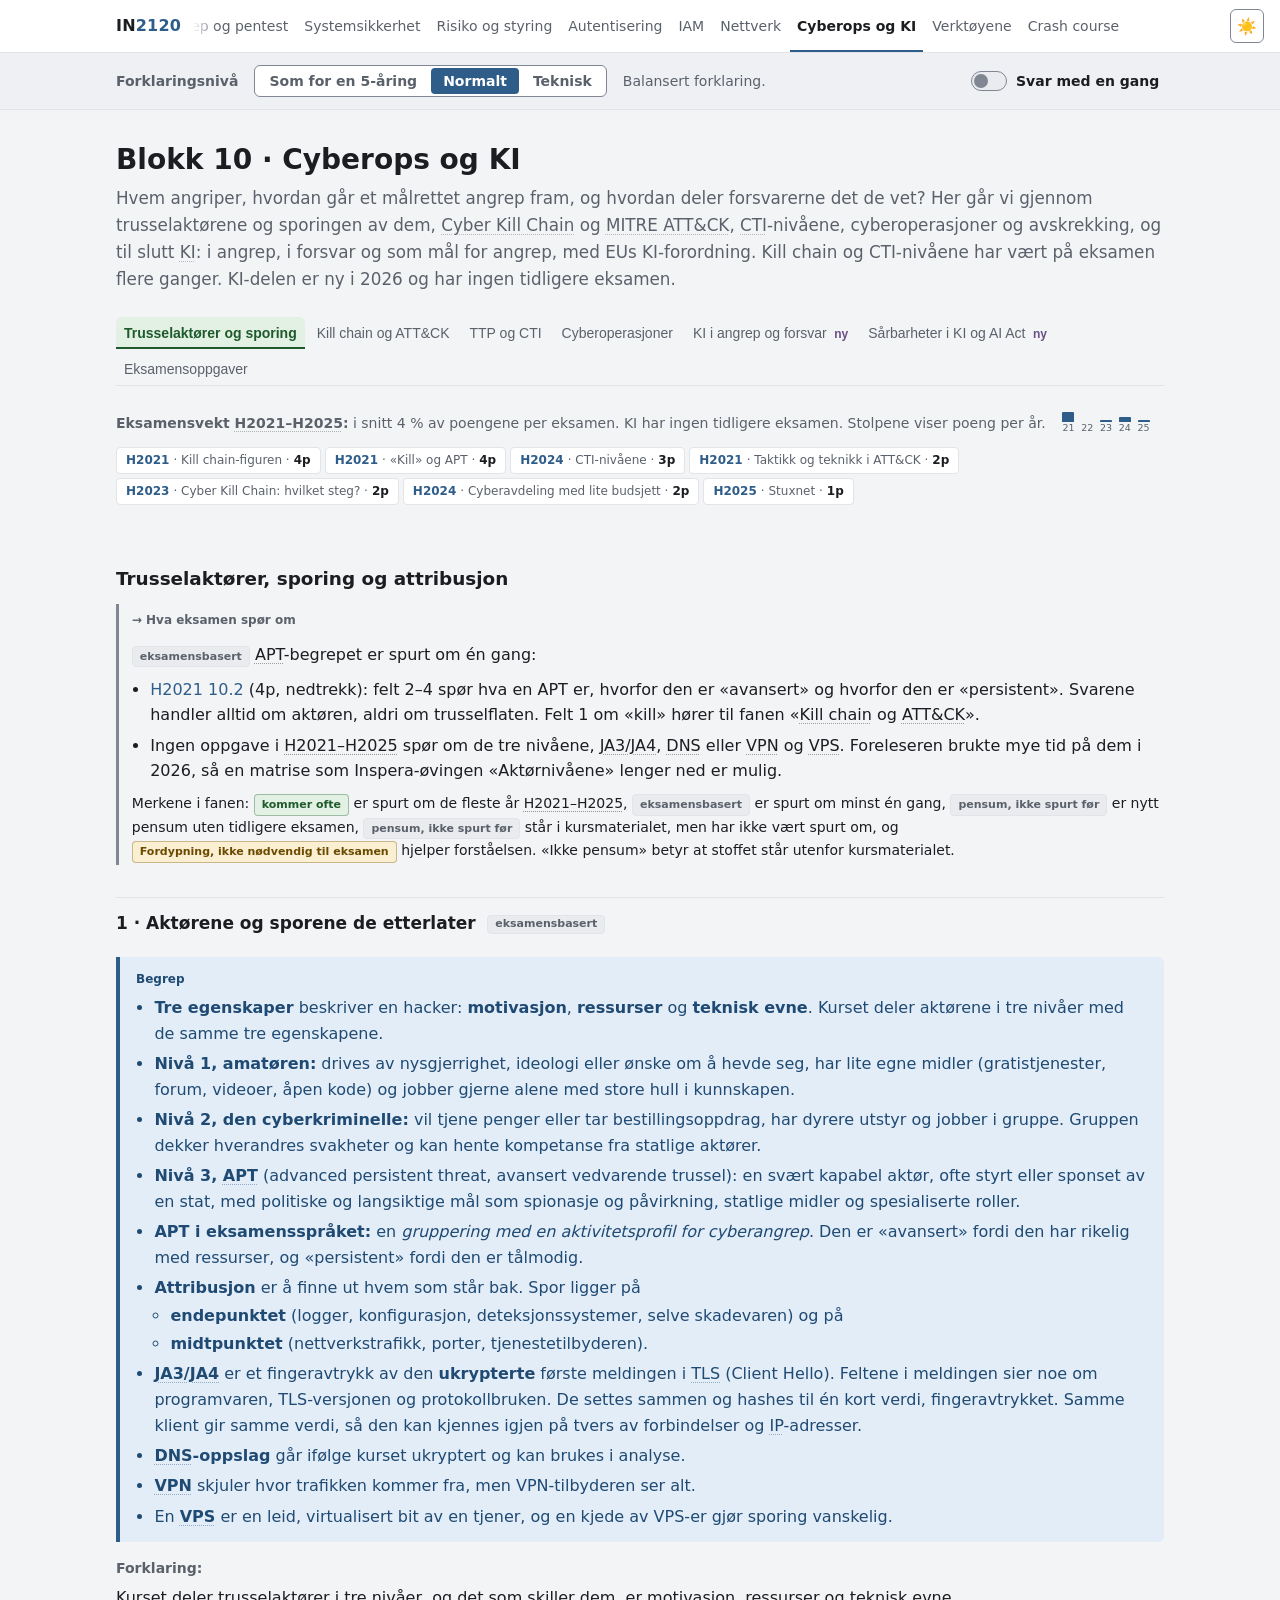
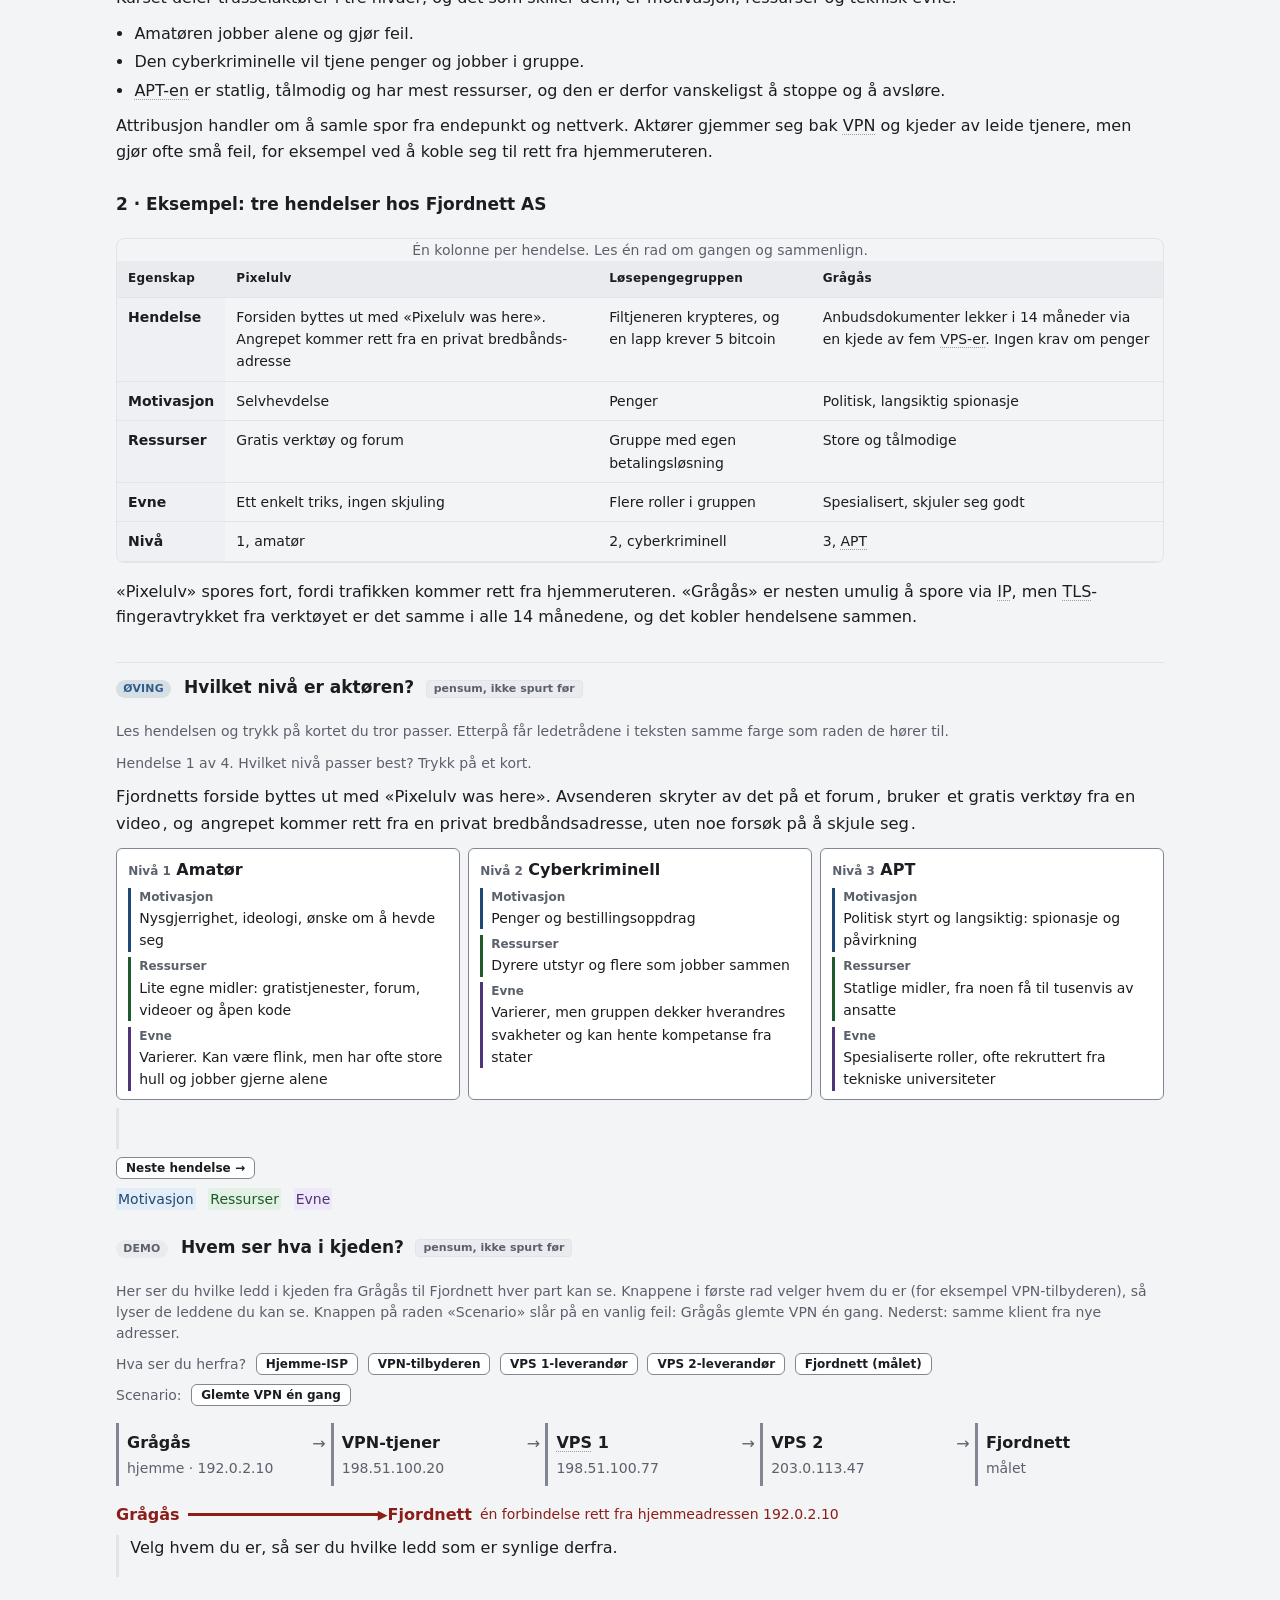
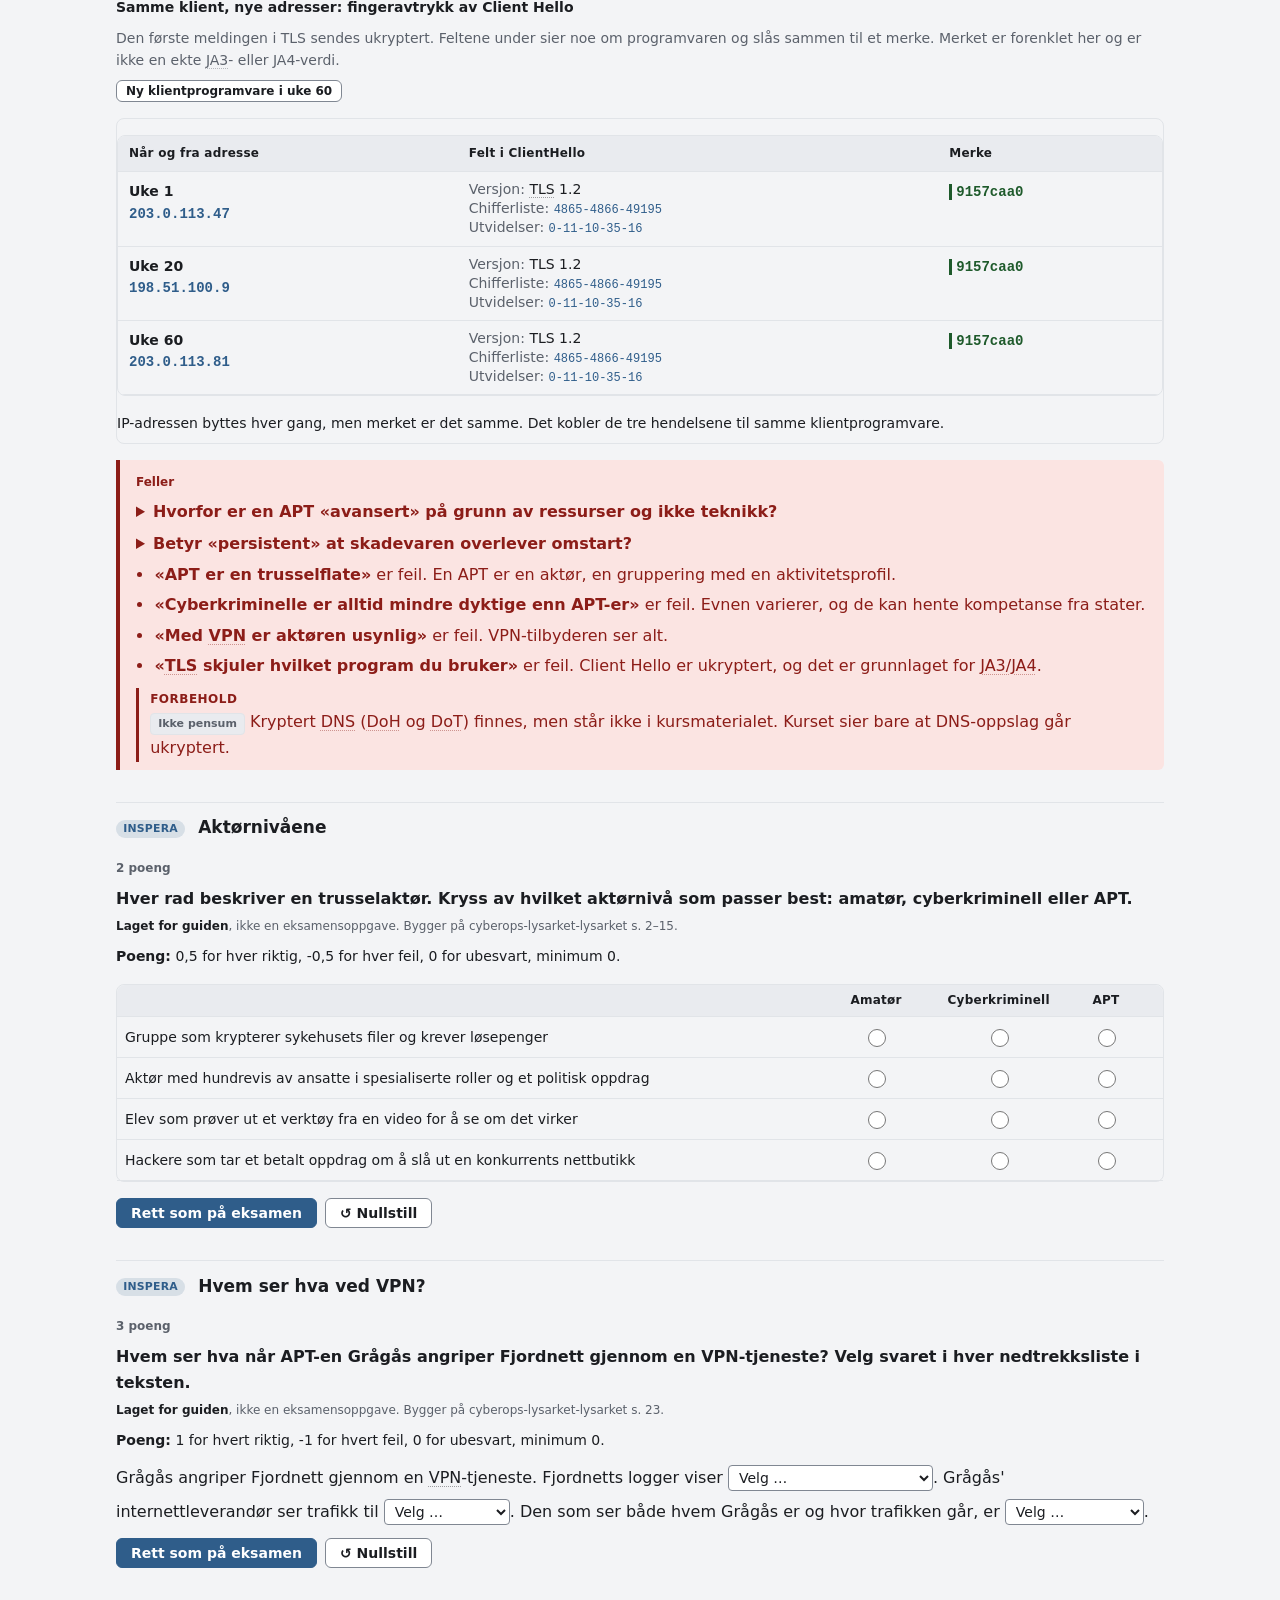
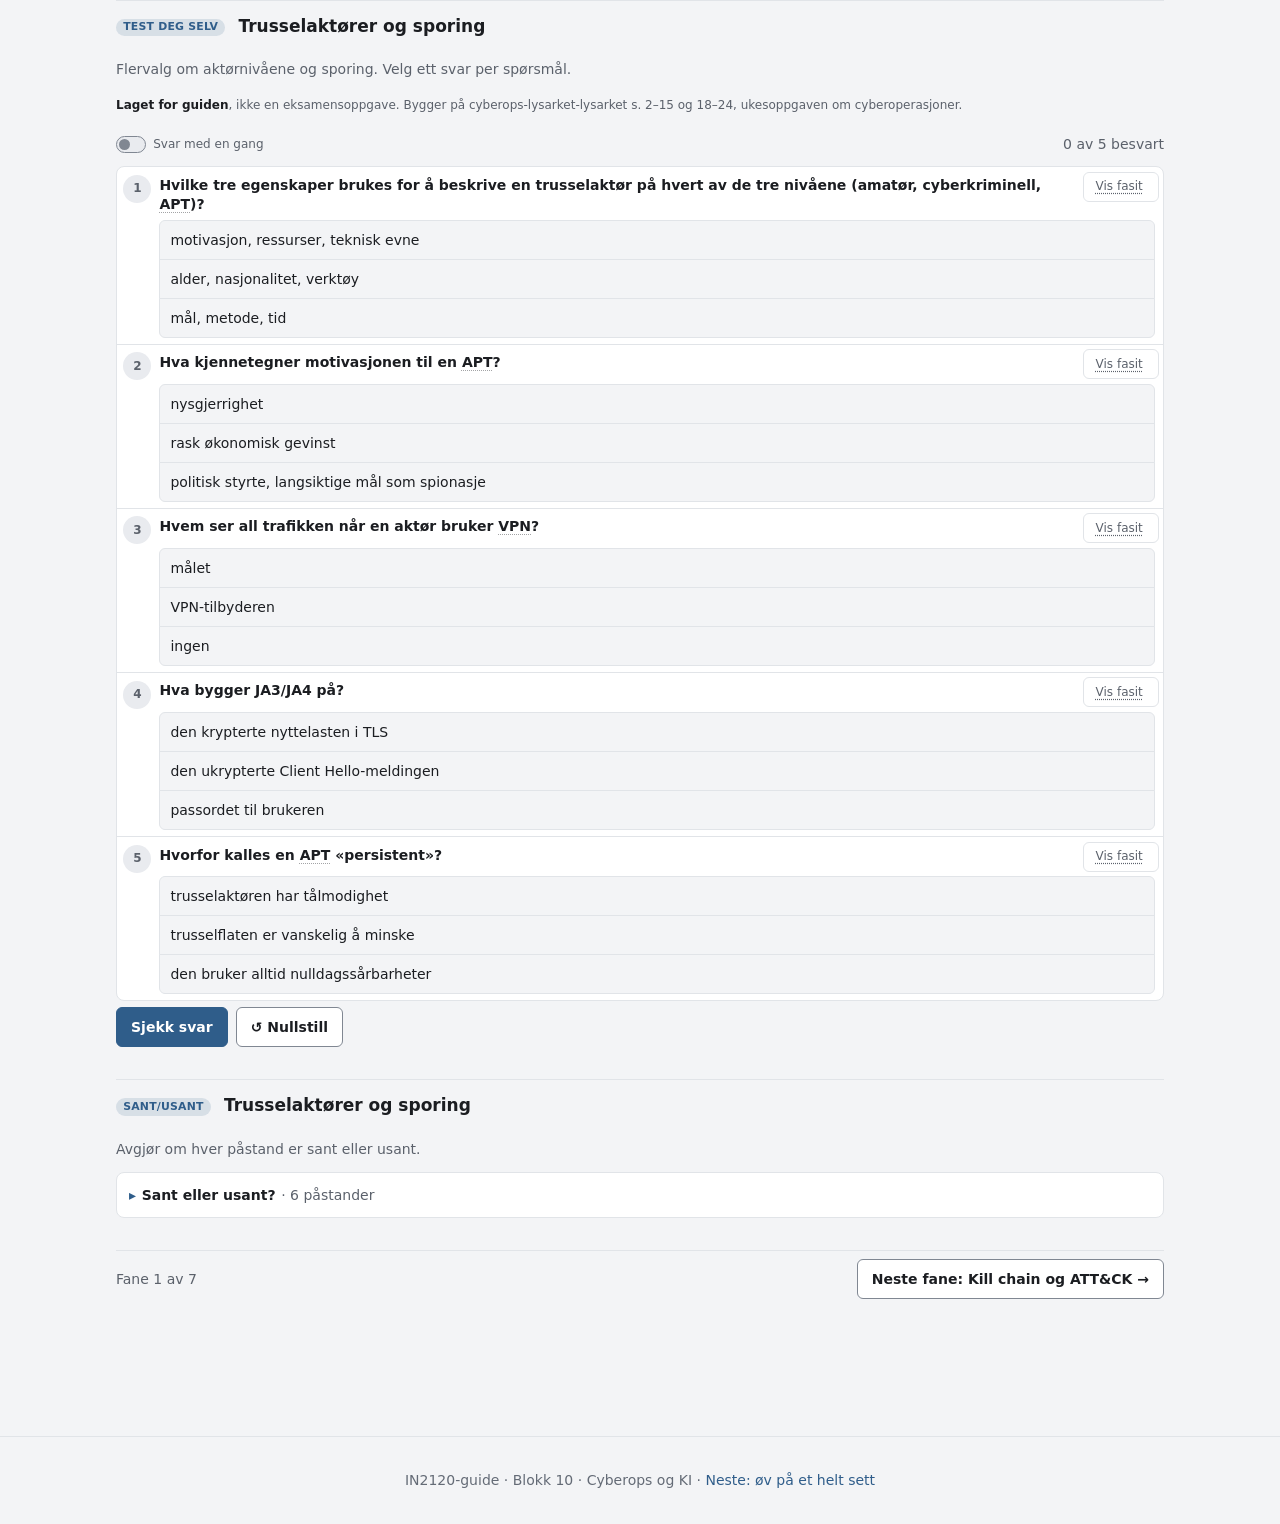
<file: 10-cyberops-ki.html>
<!doctype html>
<html lang="nb">
<head>
  <meta charset="utf-8">
  <meta name="viewport" content="width=device-width, initial-scale=1">
  <title>Blokk 10 · Cyberops og KI · IN2120</title>
  <link rel="icon" href="data:,">
  <meta name="description" content="Cyberoperasjoner og KI i IN2120: trusselaktører og sporing, Cyber Kill Chain og MITRE ATT&amp;CK, TTP og CTI, cyberoperasjoner og avskrekking, KI i angrep og forsvar, sårbarheter i KI og EUs KI-forordning – med visualiseringer, øving og eksamensoppgavene.">
  <script>(function(){try{var d=document.documentElement;var t=localStorage.getItem('in-theme');if(t!=='dark'&&t!=='system')t='light';if(t!=='system')d.setAttribute('data-theme',t);var l=localStorage.getItem('in-level');if(l!=='eli5'&&l!=='teknisk')l='normal';d.setAttribute('data-level',l);}catch(e){document.documentElement.setAttribute('data-theme','light');document.documentElement.setAttribute('data-level','normal');}})();</script>
  <link rel="stylesheet" href="assets/css/styles.css?v=20261128g">
  <link rel="stylesheet" href="assets/css/viz.css?v=20261128g">
  <link rel="stylesheet" href="assets/css/figurer.css?v=20261128g">
  <link rel="stylesheet" href="assets/css/ovelse.css?v=20261128g">
  <link rel="stylesheet" href="assets/css/blokk-cyber.css?v=20261128g">
  <link rel="stylesheet" href="assets/css/begrep-tips.css?v=20261128g">
</head>
<body data-page="cyberops">
  <a class="skip-link" href="#main">Hopp til innhold</a>
  <header id="topnav"></header>
  <main id="main" class="wrap">
    <div class="pagehead">
      <h1>Blokk 10 · Cyberops og KI</h1>
      <p class="lead">Hvem angriper, hvordan går et målrettet angrep fram, og hvordan deler forsvarerne det de vet? Her går vi gjennom trusselaktørene og sporingen av dem, Cyber Kill Chain og MITRE ATT&amp;CK, CTI-nivåene, cyberoperasjoner og avskrekking, og til slutt KI: i angrep, i forsvar og som mål for angrep, med EUs KI-forordning. Kill chain og CTI-nivåene har vært på eksamen flere ganger. KI-delen er ny i 2026 og har ingen tidligere eksamen.</p>
    </div>

    <div class="tabs" role="tablist" aria-label="Cyberops og KI">
      <button data-tab="aktorer">Trusselaktører og sporing</button>
      <button data-tab="killchain">Kill chain og ATT&amp;CK</button>
      <button data-tab="cti">TTP og CTI</button>
      <button data-tab="operasjoner">Cyberoperasjoner</button>
      <button data-tab="ki">KI i angrep og forsvar <span class="cy-tag">ny</span></button>
      <button data-tab="kisarbar">Sårbarheter i KI og AI Act <span class="cy-tag">ny</span></button>
      <button data-tab="eksamen">Eksamensoppgaver</button>
    </div>

    <div class="pagehead-info">
      <p class="blokk-vekt"><span class="bv-tekst"><b>Eksamensvekt H2021–H2025:</b> i snitt 4 % av poengene per eksamen. KI har ingen tidligere eksamen. Stolpene viser poeng per år.</span></p>
      <div class="badges">
        <a class="badge" href="#fane=eksamen&amp;oppg=o-H2021-10_1"><b>H2021</b> · Kill chain-figuren · <span class="pts">4p</span></a>
        <a class="badge" href="#fane=eksamen&amp;oppg=o-H2021-10_2"><b>H2021</b> · «Kill» og APT · <span class="pts">4p</span></a>
        <a class="badge" href="#fane=eksamen&amp;oppg=o-H2024-36"><b>H2024</b> · CTI-nivåene · <span class="pts">3p</span></a>
        <a class="badge" href="#fane=eksamen&amp;oppg=o-H2021-10_3"><b>H2021</b> · Taktikk og teknikk i ATT&amp;CK · <span class="pts">2p</span></a>
        <a class="badge" href="#fane=eksamen&amp;oppg=o-H2023-12"><b>H2023</b> · Cyber Kill Chain: hvilket steg? · <span class="pts">2p</span></a>
        <a class="badge" href="#fane=eksamen&amp;oppg=o-H2024-37"><b>H2024</b> · Cyberavdeling med lite budsjett · <span class="pts">2p</span></a>
        <a class="badge" href="#fane=eksamen&amp;oppg=o-H2025-15"><b>H2025</b> · Stuxnet · <span class="pts">1p</span></a>
      </div>
    </div>

    <!-- ===================== 1 · AKTØRER ===================== -->
    <section data-panel="aktorer">
      <h3>Trusselaktører, sporing og attribusjon</h3>
      <div class="callout snarvei"><span class="lbl">Hva eksamen spør om</span>
        <p><span class="tag">eksamensbasert</span> APT-begrepet er spurt om én gang:</p>
        <ul>
          <li><a href="#fane=eksamen&amp;oppg=o-H2021-10_2">H2021 10.2</a> (4p, nedtrekk): felt 2–4 spør hva en APT er, hvorfor den er «avansert» og hvorfor den er «persistent». Svarene handler alltid om aktøren, aldri om trusselflaten. Felt 1 om «kill» hører til fanen «Kill chain og ATT&amp;CK».</li>
          <li>Ingen oppgave i H2021–H2025 spør om de tre nivåene, JA3/JA4, DNS eller VPN og VPS. Foreleseren brukte mye tid på dem i 2026, så en matrise som Inspera-øvingen «Aktørnivåene» lenger ned er mulig.</li>
        </ul>
        <p class="small">Merkene i fanen: <span class="tag tag-kjerne">kommer ofte</span> er spurt om de fleste år H2021–H2025, <span class="tag">eksamensbasert</span> er spurt om minst én gang, <span class="tag">pensum, ikke spurt før</span> er nytt pensum uten tidligere eksamen, <span class="tag">pensum, ikke spurt før</span> står i kursmaterialet, men har ikke vært spurt om, og <span class="tag tag-fordyp">Fordypning, ikke nødvendig til eksamen</span> hjelper forståelsen. «Ikke pensum» betyr at stoffet står utenfor kursmaterialet.</p></div>
      <h4 class="cy-del">1 · Aktørene og sporene de etterlater <span class="tag">eksamensbasert</span></h4>
      <div class="callout begrep"><span class="lbl">Begrep</span>
        <ul>
          <li><b>Tre egenskaper</b> beskriver en hacker: <b>motivasjon</b>, <b>ressurser</b> og <b>teknisk evne</b>. Kurset deler aktørene i tre nivåer med de samme tre egenskapene.</li>
          <li><b>Nivå 1, amatøren:</b> drives av nysgjerrighet, ideologi eller ønske om å hevde seg, har lite egne midler (gratistjenester, forum, videoer, åpen kode) og jobber gjerne alene med store hull i kunnskapen.</li>
          <li><b>Nivå 2, den cyberkriminelle:</b> vil tjene penger eller tar bestillingsoppdrag, har dyrere utstyr og jobber i gruppe. Gruppen dekker hverandres svakheter og kan hente kompetanse fra statlige aktører.</li>
          <li><b>Nivå 3, APT</b> (advanced persistent threat, avansert vedvarende trussel): en svært kapabel aktør, ofte styrt eller sponset av en stat, med politiske og langsiktige mål som spionasje og påvirkning, statlige midler og spesialiserte roller.</li>
          <li><b>APT i eksamensspråket:</b> en <i>gruppering med en aktivitetsprofil for cyberangrep</i>. Den er «avansert» fordi den har rikelig med ressurser, og «persistent» fordi den er tålmodig.</li>
          <li><b>Attribusjon</b> er å finne ut hvem som står bak. Spor ligger på
            <ul>
              <li><b>endepunktet</b> (logger, konfigurasjon, deteksjonssystemer, selve skadevaren) og på</li>
              <li><b>midtpunktet</b> (nettverkstrafikk, porter, tjenestetilbyderen).</li>
            </ul></li>
          <li><b>JA3/JA4</b> er et fingeravtrykk av den <b>ukrypterte</b> første meldingen i TLS (Client Hello). Feltene i meldingen sier noe om programvaren, TLS-versjonen og protokollbruken. De settes sammen og hashes til én kort verdi, fingeravtrykket. Samme klient gir samme verdi, så den kan kjennes igjen på tvers av forbindelser og IP-adresser.</li>
          <li><b>DNS-oppslag</b> går ifølge kurset ukryptert og kan brukes i analyse.</li>
          <li><b>VPN</b> skjuler hvor trafikken kommer fra, men VPN-tilbyderen ser alt.</li>
          <li>En <b>VPS</b> er en leid, virtualisert bit av en tjener, og en kjede av VPS-er gjør sporing vanskelig.</li>
        </ul></div>
      <div id="ex-aktorer"></div>

      <h4 class="cy-del">2 · Eksempel: tre hendelser hos Fjordnett AS</h4>
      <div class="table-wrap"><table class="cy-tab">
        <caption class="small muted">Én kolonne per hendelse. Les én rad om gangen og sammenlign.</caption>
        <thead><tr><th scope="col">Egenskap</th><th scope="col">Pixelulv</th><th scope="col">Løse&shy;penge&shy;gruppen</th><th scope="col">Grågås</th></tr></thead>
        <tbody>
          <tr><th scope="row">Hendelse</th><td>Forsiden byttes ut med «Pixelulv was here». Angrepet kommer rett fra en privat bredbånds&shy;adresse</td><td>Filtjeneren krypteres, og en lapp krever 5 bitcoin</td><td>Anbuds&shy;dokumenter lekker i 14 måneder via en kjede av fem VPS-er. Ingen krav om penger</td></tr>
          <tr><th scope="row">Motivasjon</th><td>Selv&shy;hevdelse</td><td>Penger</td><td>Politisk, langsiktig spion&shy;asje</td></tr>
          <tr><th scope="row">Ressurser</th><td>Gratis verktøy og forum</td><td>Gruppe med egen betalings&shy;løsning</td><td>Store og tålmodige</td></tr>
          <tr><th scope="row">Evne</th><td>Ett enkelt triks, ingen skjuling</td><td>Flere roller i gruppen</td><td>Spesia&shy;lisert, skjuler seg godt</td></tr>
          <tr><th scope="row">Nivå</th><td>1, amatør</td><td>2, cyber&shy;kriminell</td><td>3, APT</td></tr>
        </tbody></table></div>
      <p>«Pixelulv» spores fort, fordi trafikken kommer rett fra hjemmeruteren. «Grågås» er nesten umulig å spore via IP, men TLS-fingeravtrykket fra verktøyet er det samme i alle 14 månedene, og det kobler hendelsene sammen.</p>

      <h4 class="ov-h"><span class="ov-tag">Øving</span> Hvilket nivå er aktøren? <span class="tag">pensum, ikke spurt før</span></h4>
      <p class="ov-intro">Les hendelsen og trykk på kortet du tror passer. Etterpå får ledetrådene i teksten samme farge som raden de hører til.</p>
      <div id="viz-aktorer"></div>

      <h4 class="demo-h"><span class="ov-tag demo">Demo</span> Hvem ser hva i kjeden? <span class="tag">pensum, ikke spurt før</span></h4>
      <p class="ov-intro">Her ser du hvilke ledd i kjeden fra Grågås til Fjordnett hver part kan se. Knappene i første rad velger hvem du er (for eksempel VPN-tilbyderen), så lyser de leddene du kan se. Knappen på raden «Scenario» slår på en vanlig feil: Grågås glemte VPN én gang. Nederst: samme klient fra nye adresser.</p>
      <div id="viz-sporing"></div>

      <div class="callout felle"><span class="lbl">Feller</span>
        <details class="grense"><summary>Hvorfor er en APT «avansert» på grunn av ressurser og ikke teknikk?</summary>
          <p>APT-er bruker gjerne enkel phishing når det virker. Det som gjør dem avanserte, er rikelig med ressurser: penger, folk og tid (H2021 10.2).</p></details>
        <details class="grense"><summary>Betyr «persistent» at skadevaren overlever omstart?</summary>
          <p>På eksamen betyr det at <b>aktøren</b> er tålmodig. Varig fotfeste i nettet er en følge av det, men ikke definisjonen (H2021 10.2).</p></details>
        <ul>
          <li><b>«APT er en trusselflate»</b> er feil. En APT er en aktør, en gruppering med en aktivitetsprofil.</li>
          <li><b>«Cyberkriminelle er alltid mindre dyktige enn APT-er»</b> er feil. Evnen varierer, og de kan hente kompetanse fra stater.</li>
          <li><b>«Med VPN er aktøren usynlig»</b> er feil. VPN-tilbyderen ser alt.</li>
          <li><b>«TLS skjuler hvilket program du bruker»</b> er feil. Client Hello er ukryptert, og det er grunnlaget for JA3/JA4.</li>
        </ul>
        <p class="cy-forbehold"><span class="lbl">Forbehold</span><span class="tag">Ikke pensum</span> Kryptert DNS (DoH og DoT) finnes, men står ikke i kursmaterialet. Kurset sier bare at DNS-oppslag går ukryptert.</p>
      </div>

      <h4 class="ov-h"><span class="ov-tag">Inspera</span> Aktørnivåene</h4>
      <p class="cy-q">Hver rad beskriver en trusselaktør. Kryss av hvilket aktørnivå som passer best: amatør, cyberkriminell eller APT.</p>
      <div id="ov-cyber-1"></div>
      <h4 class="ov-h"><span class="ov-tag">Inspera</span> Hvem ser hva ved VPN?</h4>
      <p class="cy-q">Hvem ser hva når APT-en Grågås angriper Fjordnett gjennom en VPN-tjeneste? Velg svaret i hver nedtrekksliste i teksten.</p>
      <div id="ov-cyber-2"></div>

      <h4 class="ov-h"><span class="ov-tag">Test deg selv</span> Trusselaktører og sporing</h4>
      <p class="ov-intro">Flervalg om aktørnivåene og sporing. Velg ett svar per spørsmål.</p>
      <div id="quiz-aktorer"></div>
      <h4 class="ov-h"><span class="ov-tag">Sant/usant</span> Trusselaktører og sporing</h4>
      <p class="ov-intro">Avgjør om hver påstand er sant eller usant.</p>
      <div id="tf-aktorer"></div>
    </section>

    <!-- ===================== 2 · KILL CHAIN ===================== -->
    <section data-panel="killchain">
      <h3>Cyber Kill Chain og MITRE ATT&amp;CK</h3>
      <div class="callout snarvei"><span class="lbl">Hva eksamen spør om</span>
        <p><span class="tag">eksamensbasert</span> Spurt om i H2021 (tre oppgaver) og H2023:</p>
        <ul>
          <li><a href="#fane=eksamen&amp;oppg=o-H2021-10_1">H2021 10.1</a> (4p, dra og slipp): de sju trinnene inn i figuren. Rettes med justert skåring: 0,5 per trinn i den lengste sekvensen i riktig rekkefølge, ingen minus.</li>
          <li><a href="#fane=eksamen&amp;oppg=o-H2023-12">H2023 12</a> (2p): å utvikle exploiten er <b>bevæpning</b>, og å sette inn USB-pinnen er <b>overlevering</b>. En gjenganger av 10.1.</li>
          <li><a href="#fane=eksamen&amp;oppg=o-H2021-10_2">H2021 10.2</a>, felt 1: «Forsvarerne kan potensielt stoppe (kille) angrepet på hvert trinn» (ordrett fasit, kilde: IN2120 eksamen H2021, oppgave 10.2).</li>
          <li><a href="#fane=eksamen&amp;oppg=o-H2021-10_3">H2021 10.3</a> (2p): teknikk = «hvordan en angriper oppnår et (del)mål», taktikk = «et (del)mål for angriperen» (ordrett fasit, kilde: IN2120 eksamen H2021, oppgave 10.3).</li>
        </ul>
        <p class="small">Merkene i fanen: <span class="tag tag-kjerne">kommer ofte</span> er spurt om de fleste år H2021–H2025, <span class="tag">eksamensbasert</span> er spurt om minst én gang, <span class="tag">pensum, ikke spurt før</span> er nytt pensum uten tidligere eksamen, <span class="tag">pensum, ikke spurt før</span> står i kursmaterialet, men har ikke vært spurt om, og <span class="tag tag-fordyp">Fordypning, ikke nødvendig til eksamen</span> hjelper forståelsen. «Ikke pensum» betyr at stoffet står utenfor kursmaterialet.</p></div>
      <h4 class="cy-del">1 · Trinnene, «kill» og ATT&amp;CK <span class="tag">eksamensbasert</span></h4>
      <div class="callout begrep"><span class="lbl">Begrep</span>
        <ul>
          <li><b>Cyber Kill Chain</b> er en modell fra <b>Lockheed Martin</b>. Den viser trinnene en aktør ofte går gjennom før målet er nådd.</li>
          <li><b>«Kill»</b> betyr at <b>forsvareren</b> kan stoppe angrepet på hvert trinn. Jo tidligere, jo bedre.</li>
          <li><b>De sju trinnene:</b> 1 rekognosering, 2 bevæpning, 3 overlevering, 4 utførelse av exploit (en <b>exploit</b> er kode som utnytter en sårbarhet), 5 installering, 6 kommando og kontroll (<b>C2</b>, command and control: skadevaren kontakter angriperens tjener og får ordre), 7 aksjon (måloppnåelse).</li>
          <li><b>MITRE ATT&amp;CK</b> er en kunnskapsbase over hvordan virkelige angripergrupper har oppført seg.
            <ul>
              <li>En <b>taktikk</b> er et (del)mål for angriperen, altså <i>hva</i> hen vil oppnå.</li>
              <li>En <b>teknikk</b> er <i>hvordan</i> angriperen oppnår et (del)mål.</li>
            </ul>
            Sammen med prosedyrene (den konkrete måten en gruppe gjør det på) blir det TTP.</li>
        </ul></div>
      <div id="ex-killchain"></div>

      <h4 class="cy-del">2 · De sju trinnene, med ATT&amp;CK-taktikk <span class="tag">eksamensbasert</span></h4>
      <div class="table-wrap"><table class="cy-tab">
        <thead><tr><th scope="col">Trinn</th><th scope="col">Hva skjer</th><th scope="col">ATT&amp;CK-taktikk i ukesoppgaven</th></tr></thead>
        <tbody>
          <tr><th scope="row">1 Rekognosering <span class="small muted">(Reconnaissance)</span></th><td>Angriperen samler informasjon om målet</td><td>Reconnaissance</td></tr>
          <tr><th scope="row">2 Bevæpning <span class="small muted">(Weaponization)</span></th><td>Angriperen lager angrepsverktøyet hos seg selv</td><td>Resource Development</td></tr>
          <tr><th scope="row">3 Overlevering <span class="small muted">(Delivery)</span></th><td>Verktøyet bringes fram til målet, for eksempel via e-post, nettside eller USB</td><td>Initial Access</td></tr>
          <tr><th scope="row">4 Utførelse av exploit <span class="small muted">(Exploitation)</span></th><td>Sårbarheten utnyttes, og koden kjører hos offeret</td><td>Execution</td></tr>
          <tr><th scope="row">5 Installering <span class="small muted">(Installation)</span></th><td>Skadevaren setter seg fast</td><td>Persistence</td></tr>
          <tr><th scope="row">6 Kommando og kontroll <span class="small muted">(Command &amp; Control)</span></th><td>Skadevaren tar kontakt med angriperen og får ordre</td><td>Command and Control</td></tr>
          <tr><th scope="row">7 Aksjon (måloppnåelse) <span class="small muted">(Actions on Objectives)</span></th><td>Angriperen gjør det hen kom for</td><td>Exfiltration (i eksempelet)</td></tr>
        </tbody></table></div>
      <p class="cy-forbehold"><span class="lbl">Forbehold</span>MITRE ATT&amp;CK står ikke på cyberops-lysarket fra 2026. Den kommer fra ukesoppgaven og fra eksamen (H2021 10.3 og H2024 36), så den kan fortsatt komme.</p>
      <p class="small muted fig-vis-led">Taktikk, teknikk og prosedyre er tre nivåer: ett delmål kan nås på mange måter, og hver måte kan gjennomføres ulikt av hver gruppe.</p>
      <div id="fk-ttp-hierarki"></div>

      <h4 class="ov-h"><span class="ov-tag">Øving</span> Plasser hendelsene og knert angrepet <span class="tag">eksamensbasert</span></h4>
      <p class="case-ctx" data-case="fjordnett">Målet for APT-en «Grågås», som vil ha anbudsdokumentene Ingrid Solberg jobber med.</p>
      <p class="ov-intro">Hendelsene i Grågås-angrepet står i stokket rekkefølge. Legg hver hendelse på trinnet i Cyber Kill Chain den hører til. «Sjekk plasseringen» regner ut poeng med den justerte skåringen fra eksamen. «Knert her» viser hvor mye av angrepet som aldri skjer.</p>
      <div id="viz-killchain"></div>

      <details class="cy-eks">
        <summary><b>Eksempel: Grågås angriper Fjordnett</b> (fasiten til øvingen over, åpne etter «Sjekk svar»)</summary>
      <div class="table-wrap"><table class="cy-tab">
        <thead><tr><th scope="col">Trinn</th><th scope="col">Hva Grågås gjør</th><th scope="col">Mulig knertepunkt (forsvar)</th></tr></thead>
        <tbody>
          <tr><th scope="row">1 Rekognosering</th><td>Finner Ingrid Solberg og anbudet hennes på LinkedIn</td><td>Begrense hva ansatte publiserer om prosjekter</td></tr>
          <tr><th scope="row">2 Bevæpning</th><td>Lager et regneark med skadelig makro som passer Fjordnetts kontorpakke</td><td>Nesten usynlig for forsvareren</td></tr>
          <tr><th scope="row">3 Overlevering</th><td>Sender regnearket som «Anbudskalkyle v3» til Ingrid</td><td>E-postfilter som stopper makrovedlegg</td></tr>
          <tr><th scope="row">4 Utførelse av exploit</th><td>Ingrid åpner fila, og makroen kjører</td><td>Makroer slått av, oppdatert programvare</td></tr>
          <tr><th scope="row">5 Installering</th><td>En bakdør legger seg inn og starter ved hver pålogging</td><td>Endepunktdeteksjon</td></tr>
          <tr><th scope="row">6 Kommando og kontroll</th><td>Bakdøra kontakter en VPS hver time for nye ordre</td><td>Overvåke utgående trafikk, blokkere kjente C2-adresser</td></tr>
          <tr><th scope="row">7 Aksjon (måloppnåelse)</th><td>Anbudsdokumentene kopieres ut</td><td>Varsle ved store, uvanlige uttrekk</td></tr>
        </tbody></table></div>
      <p>Stopper e-postfilteret vedlegget i trinn 3, når angrepet aldri trinn 4–7. Det er hele poenget med «kill». Tiltakskolonnen er eksempler laget for guiden og finnes ikke som liste i kildene.</p>
      </details>

      <div class="callout felle"><span class="lbl">Feller</span>
        <details class="grense"><summary>Hvorfor er trinn 2 bevæpning og ikke overlevering?</summary>
          <p>Våpenet må lages før det kan leveres. Bevæpning skjer hjemme hos angriperen, før noen kontakt med målet (H2021 10.1).</p></details>
        <details class="grense"><summary>Er det utførelse når USB-pinnen settes inn?</summary>
          <p>Nei, det er <b>overlevering</b>: verktøyet bringes fram til målet. Utførelse er når koden faktisk kjører. Å <i>lage</i> exploiten er bevæpning (H2023 12).</p></details>
        <details class="grense"><summary>Hvorfor er taktikk «hva» og ikke «hvordan»?</summary>
          <p>Taktikken er delmålet, for eksempel å komme seg inn. Teknikken er måten delmålet nås på, for eksempel phishing med vedlegg (H2021 10.3).</p></details>
        <ul>
          <li><b>«Kill» betyr ikke at angriperen skader offeret.</b> Det betyr at forsvareren kan stoppe angrepet på hvert trinn (H2021 10.2).</li>
          <li><b>ATT&amp;CK er ikke en katalog over forsvarstiltak.</b> Den beskriver angriperens taktikker og teknikker. De gale svaralternativene på eksamen handler om forsvar.</li>
        </ul>
        <div class="cy-forbehold"><span class="lbl">Forbehold om ukesoppgaven</span>
          <p>Løsningsforslaget til ukesoppgaven om Cyber Kill Chain mapper et case med en falsk innloggingsside og skadevare som selv leter etter et anbud til «overlevering og utførelse» og «kommando og kontroll». Begge er tvilsomme.</p>
          <ul>
            <li>Det utføres ingen exploit når en falsk side stjeler passord, så «utførelse» er en romslig tolkning.</li>
            <li>Og kommando og kontroll forutsetter at skadevaren tar kontakt med angriperen og fjernstyres. Skadevare som leter på egen hånd, kan like gjerne regnes som aksjon.</li>
          </ul>
          <p>At integriteten er brutt, og kanskje konfidensialiteten, står seg.</p></div>
      </div>

      <h4 class="ov-h"><span class="ov-tag">Inspera</span> Hendelse og kill chain-trinn</h4>
      <p class="cy-q">Hver rad er én hendelse i et angrep mot Fjordnett. Kryss av hvilket trinn i Cyber Kill Chain hendelsen hører til.</p>
      <div id="ov-cyber-3"></div>
      <h4 class="ov-h"><span class="ov-tag">Inspera</span> Kill og ATT&amp;CK</h4>
      <p class="cy-q">Teksten under handler om ordet «kill» i Cyber Kill Chain og om taktikk og teknikk i MITRE ATT&amp;CK. Velg ordet i hver nedtrekksliste som gjør setningen riktig.</p>
      <div id="ov-cyber-4"></div>

      <h4 class="ov-h"><span class="ov-tag">Test deg selv</span> Kill chain og ATT&amp;CK</h4>
      <p class="ov-intro">Flervalg om trinnene i Cyber Kill Chain og om taktikk og teknikk. Velg ett svar per spørsmål.</p>
      <div id="quiz-killchain"></div>
      <h4 class="ov-h"><span class="ov-tag">Sant/usant</span> Kill chain og ATT&amp;CK</h4>
      <p class="ov-intro">Avgjør om hver påstand er sant eller usant.</p>
      <div id="tf-killchain"></div>
    </section>

    <!-- ===================== 3 · CTI ===================== -->
    <section data-panel="cti">
      <h3>TTP, CTI og deling, og hvem som gjør det</h3>
      <div class="callout snarvei"><span class="lbl">Hva eksamen spør om</span>
        <p><span class="tag">eksamensbasert</span> Spurt om i H2024 og H2025:</p>
        <ul>
          <li><a href="#fane=eksamen&amp;oppg=o-H2024-36">H2024 36</a> (3p, tekst og nedtrekk): navnene på nivå A, B og C (strategisk, taktisk/operasjonell, teknisk), og at MITRE ATT&amp;CK hører til nivå B, mens nivå C er både mest detaljert og mest kortvarig.</li>
          <li>H2025 7 (2p, generelle spørsmål): NSM er Nasjonal sikkerhetsmyndighet, og NSMs koordinerende enhet er NCSC (Nasjonalt cybersikkerhetssenter).</li>
          <li>Ingen oppgave i H2021–H2025 spør om deling, STIX eller DML. Ukesoppgaven om CTI er fritekst og en god modell for et kort tekstsvar.</li>
        </ul>
        <p class="cy-forbehold"><span class="lbl">Forbehold om H2024 36</span>«Mest detaljert = nivå C» følger kursets pyramide, men «detaljert» er tvetydig, siden en strategisk rapport kan være lang. Les det som «mest konkret og finkornet». Spørsmålet om varighet er utvetydig.</p>
      
        <p class="small">Merkene i fanen: <span class="tag tag-kjerne">kommer ofte</span> er spurt om de fleste år H2021–H2025, <span class="tag">eksamensbasert</span> er spurt om minst én gang, <span class="tag">pensum, ikke spurt før</span> er nytt pensum uten tidligere eksamen, <span class="tag">pensum, ikke spurt før</span> står i kursmaterialet, men har ikke vært spurt om, og <span class="tag tag-fordyp">Fordypning, ikke nødvendig til eksamen</span> hjelper forståelsen. «Ikke pensum» betyr at stoffet står utenfor kursmaterialet.</p></div>
      <h4 class="cy-del">1 · CTI, nivåene og TTP <span class="tag">eksamensbasert</span></h4>
      <div class="callout begrep"><span class="lbl">Begrep</span>
        <ul>
          <li><b>CTI</b> (Cyber Threat Intelligence, digital trusseletterretning) er arbeidet med å forstå aktører, følge dem over tid og finne ut hvem de er.</li>
          <li><b>Tre nivåer:</b>
            <ul>
              <li><b>strategisk</b> (aktørens strategi og mål, lang levetid),</li>
              <li><b>taktisk/operasjonell</b> (metodene: TTP og MITRE ATT&amp;CK, ganske lang levetid) og</li>
              <li><b>teknisk</b> (konkrete spor som IP-adresser, domener og filhasher, mest detaljert og kortest levetid, «ferskvare»).</li>
            </ul></li>
          <li><b>TTP</b> (Tactics, Techniques, Procedures) er aktørens samlede profil: hvordan den pleier å jobbe. Den er svært vanskelig å endre og brukes derfor til å spore aktører. TTP hører til <b>taktisk/operasjonelt</b> nivå, selv om lysarket kaller det en «teknisk» profil.</li>
          <li><b>Hvorfor dele:</b> et angrep på én skal bli forsvar for andre.</li>
          <li><b>Hvorfor automatisere:</b> angrepene automatiseres, så CTI-en må følge med. Da må avsender og mottaker tolke likt, og det krever et formelt språk som <b>STIX</b> (Structured Threat Information Expression), et standardformat for å beskrive og dele CTI. <b>Indikatorer</b> (tekniske spor som IP-adresser, domenenavn og filhasher) er lette å formalisere. TTP-er er vanskelige, fordi et angrep kan varieres på nesten uendelig mange måter.</li>
          <li><b>Hvem i Norge:</b> NSM, PST og Etterretningstjenesten samarbeider i <b>Felles cyberkoordineringssenter (FCKS)</b>.
            <ul>
              <li><b>NSM</b> håndterer større dataangrep mot kritisk infrastruktur og eier <b>VDI</b> (Varslingssystem for digital infrastruktur).</li>
              <li><b>NCSC</b> ligger i NSM.</li>
              <li><b>PST</b> har intern nasjonal sikkerhet.</li>
              <li><b>Etterretningstjenesten</b> følger utenlandske aktører og har <b>TI</b> (tilrettelagt innhenting) av trafikk inn og ut av landet.</li>
            </ul>
            Kommersielle CTI-aktører er for eksempel CrowdStrike, FireEye og Mandiant.</li>
        </ul></div>
      <div id="ex-cti"></div>

      <h4 class="ov-h"><span class="ov-tag">Øving</span> Pyramiden, DML-trappa og levetiden <span class="tag">eksamensbasert</span></h4>
      <p class="case-ctx" data-case="fjordnett">Kortene er det firmaet deler etter at APT-en «Grågås» har stjålet anbudsdokumenter via makroregneark og VPS-er.</p>
      <p class="ov-intro">DML-trappa (KI-lysarket s. 25) har trinn 0–9 for hvor moden deteksjonen er: fra ingen deteksjon, via enkeltindikatorer som IP-adresser og hasher, til taktikker, strategi og hvem angriperen er. (Ikke pensum: DML står for Detection Maturity Level.) Trykk på et lag i pyramiden for å se hvilke DML-trinn som hører til. Dra i glideren for å se hvor fort informasjonen går ut på dato. Legg så hvert kort på det CTI-nivået det hører til: strategisk, taktisk/operasjonell eller teknisk.</p>
      <div id="viz-cti"></div>

      <details class="cy-eks">
        <summary><b>Eksempel: hva Fjordnett deler etter angrepet</b> (røper fire av kortene, åpne etter «Sjekk svar». Radene står i samme rekkefølge som pyramiden, fra toppen)</summary>
      <div class="table-wrap"><table class="cy-tab">
        <thead><tr><th>Delt informasjon</th><th>Nivå</th><th>Nyttig hvor lenge?</th></tr></thead>
        <tbody>
          <tr><td>«Statlig aktør som er ute etter anbud i kraft- og nettsektoren»</td><td>Strategisk</td><td>År</td></tr>
          <tr><td>«Makrodokument som overlevering, persistens ved pålogging, C2 over HTTPS hver time»</td><td>Taktisk (TTP)</td><td>Måneder til år</td></tr>
          <tr><td>203.0.113.47 og 198.51.100.9 (C2-tjenere)</td><td>Teknisk</td><td>Dager. Grågås bytter VPS</td></tr>
          <tr><td>SHA-256-hash av regnearket «Anbudskalkyle v3»</td><td>Teknisk</td><td>Til makroen endres litt</td></tr>
        </tbody></table></div>
      <p>Uken etter angriper Grågås et annet firma fra nye IP-adresser, og hashen treffer ikke, fordi makroen er endret. TTP-en treffer derimot. IP-adressene er fra områder som er satt av til dokumentasjon.</p>
      </details>

      <div class="callout felle"><span class="lbl">Feller</span>
        <details class="grense"><summary>Hvorfor er MITRE ATT&amp;CK taktisk og ikke teknisk CTI?</summary>
          <p>ATT&amp;CK beskriver metoder (TTP), ikke konkrete spor som IP-adresser og hasher (H2024 36).</p></details>
        <details class="grense"><summary>Varer teknisk CTI lengst fordi den er mest presis?</summary>
          <p>Nei, den er mest <b>kortvarig</b>. Angriperen kan bytte IP-adresse og endre skadevaren nesten uten kostnad.</p></details>
        <ul>
          <li><b>«Tekniske indikatorer er vanskelige å formalisere»</b> er feil vei. Indikatorer er lette, TTP-er vanskelige.</li>
          <li><b>«PST har etterretning i utlandet»</b> er feil. Det er Etterretningstjenesten. PST har intern nasjonal sikkerhet.</li>
          <li><b>«NCSC er en egen etat ved siden av NSM»</b> er feil. NCSC er en del av NSM.</li>
        </ul>
        <div class="cy-forbehold"><span class="lbl">Forbehold</span>
          <p><span class="tag">Ikke pensum</span> Lysarkene skriver ikke ut forkortelsene DML, TLP og EOS. Forklaringene under er fra nettkilder:</p>
          <ul>
            <li>DML = Detection Maturity Level (Stillions, 2014),</li>
            <li>TLP = Traffic Light Protocol (FIRST),</li>
            <li>EOS = etterretnings-, overvåkings- og sikkerhetstjenestene (EOS-kontrolloven).</li>
          </ul>
          <p>KI-lysarket viser et varsel merket «TLP:CLEAR» med IP-adresser, domener og hasher, altså teknisk CTI, men forklarer ikke merket.</p></div>
      </div>

      <h4 class="ov-h"><span class="ov-tag">Inspera</span> CTI-nivå</h4>
      <p class="cy-q">Hver rad er en type trusseletterretning (CTI). Kryss av hvilket CTI-nivå informasjonen hører til: strategisk, taktisk/operasjonell eller teknisk.</p>
      <div id="ov-cyber-5"></div>
      <h4 class="ov-h"><span class="ov-tag">Inspera</span> Norske aktører</h4>
      <p class="cy-q">Teksten under handler om hvem som har ansvaret for hva i Norge når det gjelder dataangrep og trusselaktører. Velg svaret i hver nedtrekksliste.</p>
      <div id="ov-cyber-6"></div>

      <h4 class="ov-h"><span class="ov-tag">Test deg selv</span> TTP og CTI</h4>
      <p class="ov-intro">Flervalg om CTI-nivåene, deling og de norske aktørene. Velg ett svar per spørsmål.</p>
      <div id="quiz-cti"></div>
      <h4 class="ov-h"><span class="ov-tag">Sant/usant</span> TTP og CTI</h4>
      <p class="ov-intro">Avgjør om hver påstand er sant eller usant.</p>
      <div id="tf-cti"></div>
    </section>

    <!-- ===================== 4 · OPERASJONER ===================== -->
    <section data-panel="operasjoner">
      <h3>Cyberoperasjoner, cybervåpen og avskrekking</h3>
      <div class="callout snarvei"><span class="lbl">Hva eksamen spør om</span>
        <p><span class="tag">eksamensbasert</span> Spurt om i H2024 og H2025:</p>
        <ul>
          <li><a href="#fane=eksamen&amp;oppg=o-H2024-37">H2024 37</a> (2p, flere riktige): «Land A har et begrenset budsjett for å drifte sin militære cyberavdeling.» (ordrett, kilde: IN2120 eksamen H2024, oppgave 37).
            <ul>
              <li>Del 1: finansier deg med løsepengevirus og salg av nulldagssårbarheter.</li>
              <li>Del 2: bruk exploit-arsenalet i innledende fase av militærangrepet og i ukene og månedene før.</li>
            </ul></li>
          <li><a href="#fane=eksamen&amp;oppg=o-H2025-15">H2025 15</a> (1p, tekst): skadevaren som ødela sentrifuger i det iranske atomprogrammet, er <b>Stuxnet</b>. Stavevarianter godtas.</li>
          <li>Ingen oppgave i H2021–H2025 spør om avskrekking, informasjonsoperasjoner eller Paris Call. Ukesoppgaven har dem som fritekst, så de kan komme som korte tekstsvar.</li>
        </ul>
        <p class="cy-forbehold"><span class="lbl">Forbehold om H2024 37 del 2</span>Begge de to alternativene om arsenalet er merket riktige, men de kan stå i motsetning til hverandre. Et begrenset arsenal som brukes måneder før angrepet, blir ofte oppdaget og rettet og er da borte i innledende fase. Ukesoppgaven trekker mot «innledende fase». Svar med begge, slik arket godtar.</p>
        <p class="cy-forbehold"><span class="lbl">Forbehold om H2025 15</span><span class="tag">Ikke pensum</span> Stuxnet står ikke i kursmaterialet for 2026. Oppgaven sier «vi snakket om i kurset» om 2025-kurset.</p>
      
        <p class="small">Merkene i fanen: <span class="tag tag-kjerne">kommer ofte</span> er spurt om de fleste år H2021–H2025, <span class="tag">eksamensbasert</span> er spurt om minst én gang, <span class="tag">pensum, ikke spurt før</span> er nytt pensum uten tidligere eksamen, <span class="tag">pensum, ikke spurt før</span> står i kursmaterialet, men har ikke vært spurt om, og <span class="tag tag-fordyp">Fordypning, ikke nødvendig til eksamen</span> hjelper forståelsen. «Ikke pensum» betyr at stoffet står utenfor kursmaterialet.</p></div>
      <h4 class="cy-del">1 · Typer, cybervåpen og avskrekking <span class="tag">eksamensbasert</span></h4>
      <p class="cy-forbehold"><span class="lbl">Kildestatus</span>Temaet står ikke på cyberops-lysarket fra 2026, som handler om aktører og sporing. Fanen bygger på ukesoppgaven om cyberoperasjoner og på eksamen (H2024 37 og H2025 15). Den er med fordi H2024 hadde en egen del om cyberoperasjoner.</p>
      <div class="callout begrep"><span class="lbl">Begrep</span>
        <ul>
          <li><b>Informasjonsoperasjoner:</b> alle operasjoner som svekker fiendens evne til å kommunisere og behandle informasjon, for eksempel å bombe en satellittstasjon, jamme radio, drive psykologisk påvirkning eller hacke datamaskiner.</li>
          <li><b>Cyberoperasjoner</b> er en <b>delmengde</b> av informasjonsoperasjonene: digitale operasjoner i fiendens nett for å spionere eller sabotere, og forsvar av egne nett.</li>
          <li><b>Tre militære typer:</b>
            <ul>
              <li><b>spionasje</b> (klart mest brukt og mest nyttig: billig, ufarlig for eget personell, vanskelig å oppdage og attribuere),</li>
              <li><b>angrep/sabotasje</b> (ofte begrenset effekt fordi skaden kan rettes, virker best sammen med militære operasjoner) og</li>
              <li><b>forsvar</b>.</li>
            </ul></li>
          <li><b>Cybervåpen:</b> verktøy og metoder for å angripe i en cyberoperasjon.
            <ul>
              <li>De ødelegges ikke ved bruk, så offeret kan analysere og gjenbruke dem.</li>
              <li>De blir verdiløse når sårbarheten de bygger på, blir rettet.</li>
              <li>De er vanskelige å se, kan stjeles og kan kjøpes og selges.</li>
            </ul></li>
          <li><b>Cyberavskrekking:</b> en stat truer med å gjengjelde cyberangrep, så motparten lar være. Svakheten er attribusjonen: man må vite hvem man skal svare. Avskrekking virker mest mot sabotasje og mindre mot spionasje.</li>
          <li><b>Paris Call</b> (2018) for tillit og sikkerhet i cyberrommet fikk støtte fra små land, men stormaktene var imot. De har stor nytte av cyberoperasjoner og mener overholdelse knapt kan kontrolleres.</li>
          <li><b>Virkelige hendelser</b> fra ukesoppgaven:
            <ul>
              <li>angrepet på Stortinget i 2020 (kontoer tatt over med stjålne eller svake passord, knyttet av PST til Fancy Bear) og</li>
              <li>Microsoft Exchange-sårbarheten i 2021 (nulldag utnyttet i stor skala).</li>
            </ul>
            <b>Stuxnet</b> ødela sentrifuger i det iranske atomprogrammet.</li>
        </ul></div>
      <div id="ex-operasjoner"></div>

      <h4 class="cy-del">2 · Eksempel: land A forbereder en konflikt med land B</h4>
      <div class="table-wrap"><table class="cy-tab">
        <thead><tr><th>Handling</th><th>Type</th><th>Kurset sier</th></tr></thead>
        <tbody>
          <tr><td>Lese e-posten til Bs forsvarsdepartement i et år</td><td>Spionasje</td><td>Mest nyttig og mest brukt</td></tr>
          <tr><td>Slå ut strømmen i Bs hovedstad i to timer i fredstid</td><td>Sabotasje</td><td>Ofte begrenset og kan rettes, men skaper frykt</td></tr>
          <tr><td>Slå ut Bs militære samband samme morgen som invasjonen starter</td><td>Sabotasje sammen med militær operasjon</td><td>Svekker handlingskraften i en kritisk fase</td></tr>
          <tr><td>B finner skadevaren, analyserer den og bruker den mot et tredjeland</td><td>Gjenbruk av cybervåpen</td><td>Våpenet ødelegges ikke ved bruk</td></tr>
          <tr><td>B truer med å svare med like store angrep</td><td>Avskrekking</td><td>Krever at B vet at det var A</td></tr>
        </tbody></table></div>

      <h4 class="demo-h"><span class="ov-tag demo">Demo</span> Informasjonsoperasjoner og cyberoperasjoner <span class="tag">pensum, ikke spurt før</span></h4>
      <p class="ov-intro">Her ser du hvordan cyberoperasjoner henger sammen med informasjonsoperasjoner. Det er ingen oppgave. Trykk på en sirkel for å se hva den står for. Cyberoperasjonene er en del av den store sirkelen, ikke det samme.</p>
      <div id="viz-operasjoner"></div>

      <div class="callout felle"><span class="lbl">Feller</span>
        <details class="grense"><summary>Hvorfor spionasje og ikke sabotasje som den mest nyttige formen?</summary>
          <p>Spionasje er billig, ufarlig for eget personell og vanskelig å avsløre. Sabotasje kan ofte rettes raskt og gir mest effekt bare sammen med militære operasjoner.</p></details>
        <details class="grense"><summary>Hvorfor virker avskrekking dårlig mot spionasje?</summary>
          <p>Spionasje er vanskelig å oppdage og attribuere. Vet man ikke sikkert hvem det var, blir trusselen om gjengjeldelse lite troverdig.</p></details>
        <ul>
          <li><b>«Cyberoperasjoner og informasjonsoperasjoner er det samme»</b> er feil. Cyberoperasjoner er én type informasjonsoperasjon.</li>
          <li><b>«Et cybervåpen kan brukes igjen og igjen som et gevær»</b> er feil. Det blir verdiløst når sårbarheten blir rettet.</li>
          <li><b>Å drifte en Tor-node eller drive OSINT gir ingen inntekter</b> til en cyberavdeling. Løsepengevirus og salg av nulldager gjør (H2024 37).</li>
        </ul>
      </div>

      <h4 class="ov-h"><span class="ov-tag">Inspera</span> Type operasjon</h4>
      <p class="cy-q">Hver rad beskriver en handling. Kryss av om det er spionasje, sabotasje, forsvar eller ikke en cyberoperasjon.</p>
      <div id="ov-cyber-7"></div>
      <h4 class="ov-h"><span class="ov-tag">Inspera</span> Egenskaper ved cybervåpen</h4>
      <p class="cy-q">Hvilke påstander om cybervåpen stemmer? Kryss av alle som stemmer. Det kan være flere.</p>
      <div id="ov-cyber-8"></div>

      <h4 class="ov-h"><span class="ov-tag">Test deg selv</span> Cyberoperasjoner</h4>
      <p class="ov-intro">Flervalg om typene cyberoperasjoner, cybervåpen og avskrekking. Velg ett svar per spørsmål.</p>
      <div id="quiz-operasjoner"></div>
      <h4 class="ov-h"><span class="ov-tag">Sant/usant</span> Cyberoperasjoner</h4>
      <p class="ov-intro">Avgjør om hver påstand er sant eller usant.</p>
      <div id="tf-operasjoner"></div>
    </section>

    <!-- ===================== 5 · KI ===================== -->
    <section data-panel="ki">
      <h3>KI: grunnbegreper, offensiv og defensiv KI</h3>
      <div class="callout snarvei"><span class="lbl">Hva eksamen spør om</span>
        <p><span class="tag">pensum, ikke spurt før</span> Nytt pensum i 2026, uten tidligere eksamen.</p>
        <ul>
          <li><b>Ingen tidligere eksamen.</b> KI er nytt pensum i 2026.</li>
          <li>Nærmeste eksamensberøring er H2023 31 felt 1 (nettverksblokka): IDS-typen som «ofte er basert på maskinlæring», er anomalibasert.</li>
          <li>Med Inspera-formen og minuspoeng er de mest sannsynlige spørsmålene matriser som øvingen «Offensiv, defensiv eller angrep mot KI», begrepsnedtrekk som «KI-begreper og IDS» og kanskje en kort tekst om hvorfor deteksjon av deepfakes er vanskelig.</li>
        </ul>
        <p class="small">Merkene i fanen: <span class="tag tag-kjerne">kommer ofte</span> er spurt om de fleste år H2021–H2025, <span class="tag">eksamensbasert</span> er spurt om minst én gang, <span class="tag">pensum, ikke spurt før</span> er nytt pensum uten tidligere eksamen, <span class="tag">pensum, ikke spurt før</span> står i kursmaterialet, men har ikke vært spurt om, og <span class="tag tag-fordyp">Fordypning, ikke nødvendig til eksamen</span> hjelper forståelsen. «Ikke pensum» betyr at stoffet står utenfor kursmaterialet.</p></div>
      <h4 class="cy-del">1 · Begrepene og de tre møtepunktene <span class="tag">pensum, ikke spurt før</span></h4>
      <p class="cy-ny"><b>Ny i 2026, ingen tidligere eksamen.</b> Det finnes heller ingen ukesoppgave om KI. Kilden er bare KI-lysarket, og alle øvingene her er laget for guiden.</p>
      <div class="callout begrep"><span class="lbl">Begrep</span>
        <ul>
          <li><b>Fire nivåer inni hverandre:</b>
            <ul>
              <li><b>KI</b> er et dataprogram som gjør oppgaver som tradisjonelt har krevd menneskelig intelligens.</li>
              <li><b>ML</b> (maskinlæring) er KI som lærer fra datasett i stedet for å bli eksplisitt programmert.</li>
              <li><b>DL</b> (dyp læring) er ML med nevrale nett med minst to mellomliggende lag, trent på store datasett.</li>
              <li><b>GenKI</b> (generativ KI) er DL-modeller som lager nytt innhold.</li>
            </ul>
            Altså KI ⊃ ML ⊃ DL ⊃ GenKI.</li>
          <li><b>Læringsparadigmer:</b>
            <ul>
              <li>veiledet læring (merkede data)</li>
              <li>uveiledet læring (mønstre uten merker)</li>
              <li>forsterkende læring (lære av belønning).</li>
            </ul></li>
          <li><b>To faser:</b> <b>trening</b>, der modellen lærer av data, og <b>inferens</b>, der den trente modellen får nye input og gir output.</li>
          <li><b>Tre møtepunkter med cyber:</b>
            <ul>
              <li>offensiv KI (deepfake, produksjon av skadevare, angrepsautomatisering),</li>
              <li>defensiv KI (inntrengningsdeteksjon, analyse av skadevare, identifikasjon av sårbarheter, digital trusseletterretning, hendelsesrespons) og</li>
              <li>angrep mot KI (neste fane).</li>
            </ul></li>
          <li><b>Deteksjon av deepfakes</b> er i praksis et uløselig problem: deteksjon forutsetter at noe ser uekte ut, mens en deepfake lages for å se ekte ut. Lysarket spør om video heller kan autentiseres kryptografisk.</li>
          <li><b>KI-basert IDS:</b>
            <ul>
              <li>en <b>klassifiserer</b> (veiledet) gir en sannsynlighet per klasse, for eksempel normal, DoS eller eksfiltrering.</li>
              <li>En <b>autoenkoder</b> lærer å gjenskape normal trafikk: den får en post inn og lager en kopi av den. <b>Rekonstruksjonsfeil</b> er forskjellen mellom posten og kopien. Stor feil betyr anomali, fordi modellen bare har lært hvordan normal trafikk ser ut. En post den ikke klarer å gjenskape, ligner ikke på noe normalt.</li>
            </ul></li>
        </ul></div>
      <div id="ex-ki"></div>

      <h4 class="demo-h"><span class="ov-tag demo">Demo</span> KI, ML, DL og GenKI <span class="tag">pensum, ikke spurt før</span></h4>
      <p class="ov-intro">Her ser du hvordan KI, ML, DL og GenKI henger sammen. Det er ingen oppgave. Trykk på en ring for å se hva begrepet står for. Hver ring ligger inni den forrige.</p>
      <div id="viz-ringer"></div>

      <h4 class="cy-del">2 · Eksempel: én netflow-post hos Fjordnett</h4>
      <p class="case-ctx" data-case="fjordnett"></p>
      <p>En <b>netflow-post</b> er en oppsummering av én forbindelse i nettet: hvor lenge den varte, hvor mye som ble sendt, protokoll, port og tidspunkt. Innholdet er ikke med. Posten i eksempelet: varighet 2,1 s, 48 000 bytes sendt ut, TCP, port 443, klokka 03:12.</p>
      <ul>
        <li><b>Klassifisering:</b> normal 31 %, DoS 3 %, eksfiltrering 66 %. Høyeste klasse er eksfiltrering, så det går et varsel.</li>
        <li><b>Autoenkoder:</b> modellen gjenskaper posten som «2,0 s, 1 200 bytes, TCP, 443». 48 000 mot 1 200 bytes gir stor rekonstruksjonsfeil, over terskelen, så posten merkes som anomali.</li>
        <li><b>Deepfake-svindel:</b> økonomisjefen får en videosamtale fra «direktøren» om en hasteoverføring. Rutinen «alle overføringer over 100 000 kr bekreftes på et kjent nummer» stopper svindelen uten noen deteksjonsprogramvare. Rutinen er ikke hentet fra lysarket, men bygger på poenget om at deteksjon er uløselig.</li>
      </ul>

      <h4 class="demo-h"><span class="ov-tag demo">Demo</span> Klassifisering mot autoenkoder <span class="tag">pensum, ikke spurt før</span></h4>
      <p class="ov-intro">Her ser du hvordan to KI-modeller vurderer samme netflow-post: en klassifiserer og en autoenkoder. Velg modell på raden «Modell», og velg et eksempel eller endre posten selv. Prøv «Nytt, ukjent angrep» med begge modellene: klassifisereren tror den er normal, mens autoenkoderen slår ut.</p>
      <div id="viz-kiids"></div>

      <div class="callout felle"><span class="lbl">Feller</span>
        <details class="grense"><summary>Hvorfor er ML en delmengde av KI og ikke et synonym?</summary>
          <p>ML er KI som <i>lærer fra data</i>. KI kan også være regelbasert.</p></details>
        <details class="grense"><summary>Oppdager en klassifiserings-IDS alle nye angrep?</summary>
          <p>Nei, den kjenner bare klassene den er trent på. Det er anomalideteksjon, for eksempel en autoenkoder, som kan fange det ukjente, til gjengjeld med flere falske alarmer.</p></details>
        <ul>
          <li><b>«Dyp læring er alle nevrale nett»</b> er feil. Kurset krever minst to mellomliggende lag og store datasett.</li>
          <li><b>«Vi bygger bare en bedre deepfake-detektor»</b> går mot lysarket, som kaller deteksjon uløselig. Løsningen er å autentisere det ekte.</li>
          <li><b>«Stor rekonstruksjonsfeil betyr at modellen er dårlig»</b> er feil her. I anomalideteksjon er den selve alarmsignalet.</li>
          <li><b>«KI er bare et angrepsverktøy»</b> er feil. Kurset deler det i offensiv bruk, defensiv bruk og angrep mot KI.</li>
        </ul>
        <p class="cy-forbehold"><span class="lbl">Forbehold</span>Lysarket viser at KI kan brukes i hendelsesrespons med en SIEM (Security Information and Event Management, et system som samler og analyserer logger fra hele nettet), men har ingen tekst om hvordan. <span class="tag">Ikke pensum</span> Hvordan kryptografisk autentisering av video gjøres i praksis, står ikke i kursmaterialet. Idéen er at kameraet eller avsenderen signerer opptaket med en privat nøkkel, som i blokk 2.</p>
      </div>

      <h4 class="ov-h"><span class="ov-tag">Inspera</span> Offensiv, defensiv eller angrep mot KI</h4>
      <p class="cy-q">Hver rad beskriver en bruk av KI. Kryss av om det er offensiv KI, defensiv KI eller et angrep mot KI.</p>
      <div id="ov-cyber-9"></div>
      <h4 class="ov-h"><span class="ov-tag">Inspera</span> KI-begreper og IDS</h4>
      <p class="cy-q">Teksten under handler om KI-begreper og om en autoenkoder brukt som IDS. Velg ordet i hver nedtrekksliste som gjør setningen riktig.</p>
      <div id="ov-cyber-10"></div>

      <h4 class="ov-h"><span class="ov-tag">Test deg selv</span> KI i angrep og forsvar</h4>
      <p class="ov-intro">Flervalg om KI-begrepene, offensiv og defensiv KI og deepfakes. Velg ett svar per spørsmål.</p>
      <div id="quiz-ki"></div>
      <h4 class="ov-h"><span class="ov-tag">Sant/usant</span> KI i angrep og forsvar</h4>
      <p class="ov-intro">Avgjør om hver påstand er sant eller usant.</p>
      <div id="tf-ki"></div>
    </section>

    <!-- ===================== 6 · SÅRBARHETER I KI OG AI ACT ===================== -->
    <section data-panel="kisarbar">
      <h3>Sårbarheter i KI og EUs KI-forordning (AI Act)</h3>
      <div class="callout snarvei"><span class="lbl">Hva eksamen spør om</span>
        <p><span class="tag">pensum, ikke spurt før</span> Nytt pensum i 2026, uten tidligere eksamen.</p>
        <ul>
          <li><b>Ingen tidligere eksamen.</b> Sannsynlige oppgavetyper er en AI Act-matrise (som øvingen «AI Act-nivå»), angrep koblet til fase (som «Angrep og sted i KI-kjeden») og forskjellen på jailbreak og prompt injection som kort tekst.</li>
          <li>Kryssreferanser:
            <ul>
              <li>leveransekjedeangrep i H2021 2.3 (angrepsblokka) og ukesoppgaven om cyberoperasjoner,</li>
              <li>injeksjon som SQL-injeksjon i <a href="04-angrep.html">blokk 4</a>, og</li>
              <li>forgiftning som integritetsbrudd i KIT-matrisene i <a href="01-grunnbegreper.html">blokk 1</a>.</li>
            </ul></li>
        </ul>
        <p class="small">Merkene i fanen: <span class="tag tag-kjerne">kommer ofte</span> er spurt om de fleste år H2021–H2025, <span class="tag">eksamensbasert</span> er spurt om minst én gang, <span class="tag">pensum, ikke spurt før</span> er nytt pensum uten tidligere eksamen, <span class="tag">pensum, ikke spurt før</span> står i kursmaterialet, men har ikke vært spurt om, og <span class="tag tag-fordyp">Fordypning, ikke nødvendig til eksamen</span> hjelper forståelsen. «Ikke pensum» betyr at stoffet står utenfor kursmaterialet.</p></div>
      <h4 class="cy-del">1 · Angrep mot KI og risikonivåene <span class="tag">pensum, ikke spurt før</span></h4>
      <p class="cy-ny"><b>Ny i 2026, ingen tidligere eksamen.</b> Kilden er bare KI-lysarket, som viser angrepene med bilder og eksempler, uten tiltak. Tiltakene som nevnes her, er ikke hentet fra kildene.</p>
      <div class="callout begrep"><span class="lbl">Begrep</span>
        <ul>
          <li><b>Hvor KI kan angripes:</b> i <b>dataene</b> under trening, i <b>modellen</b> under trening og inferens, og i <b>hele leveransekjeden</b>.</li>
          <li><b>Forgiftning av læringsdata:</b> ondsinnede eller feilmerkede data havner i treningen, og modellen lærer feil.</li>
          <li><b>Bakdør:</b> en skjult oppførsel plantes i modellen, for eksempel ved finjustering. Lysarkets eksempel er en språkmodell som skriver trygg kode til vanlig, men utrygg kode når en bestemt betingelse er oppfylt. Bakdøra overlevde vanlig sikkerhetstrening.</li>
          <li><b>Synsbedrag</b> (adversarial examples): en liten, nøye beregnet støy som mennesker ikke ser, får modellen til å klassifisere bildet feil, for eksempel si «hund» om en katt (eksempelet er ikke hentet fra kildene; lysarket viser angrepet med bilder).</li>
          <li><b>Angrep på leveransekjeden:</b> en virksomhet stoler på en leverandør av modeller, datasett eller KI-tjenester. En hendelse hos leverandøren blir en hendelse hos virksomheten gjennom tillitsforholdet.</li>
          <li><b>Jailbreak:</b> brukeren formulerer en forespørsel slik at språkmodellen omgår sine egne sikkerhetsregler.</li>
          <li><b>Prompt injection:</b> en KI-agent får en ufarlig oppgave, men leser data med skjulte instruksjoner og følger dem, for eksempel ved å hente en hemmelig fil og sende den ut. Kjernen er at modellen ikke skiller sikkert mellom <i>instruksjoner</i> og <i>data</i>.</li>
          <li><b>EUs KI-forordning</b> deler KI-systemer i fire risikonivåer: <b>uakseptabel</b> (forbudt), <b>høy</b> (samsvarsvurdering: systemet må kontrolleres mot kravene før det tas i bruk), <b>begrenset</b> (transparens: brukerne skal få vite at de har med KI å gjøre) og <b>minimal</b> (etiske retningslinjer).</li>
        </ul></div>
      <div id="ex-kisarbar"></div>

      <h4 class="cy-del">2 · De fire risikonivåene i AI Act <span class="tag">pensum, ikke spurt før</span></h4>
      <div class="table-wrap"><table class="cy-tab">
        <thead><tr><th>Nivå</th><th>Krav</th><th>Eksempler på lysarket</th></tr></thead>
        <tbody>
          <tr><td>Uakseptabel risiko</td><td>Forbudt</td><td>Manipulasjon og villedning, sosial skåring, biometrisk masseovervåking</td></tr>
          <tr><td>Høy risiko</td><td>Samsvarsvurdering</td><td>Kritiske samfunnstjenester, HR-systemer, biometrisk identifikasjon, immigrasjon, rettshåndhevelse</td></tr>
          <tr><td>Begrenset risiko</td><td>Transparens</td><td>Chatteboter, biometrisk kategorisering, emosjonsgjenkjenning, deepfakes</td></tr>
          <tr><td>Minimal risiko</td><td>Etiske retningslinjer</td><td>Spill, datainnsamling, prosessautomatisering, oversettelse, beslutningsstøtte</td></tr>
        </tbody></table></div>
      <div class="cy-forbehold"><span class="lbl">Forbehold om AI Act</span>
        <ul>
          <li>Lysarket knytter nivåene til artikkel 5, 6, 52 og 69. Numrene 52 og 69 ser ut til å komme fra kommisjonens forslag fra 2021. I den vedtatte forordningen (EU) 2024/1689 er transparens artikkel 50 og frivillige atferdsregler artikkel 95.</li>
          <li>I den vedtatte teksten er dessuten noen former for emosjonsgjenkjenning (på arbeidsplass og i skole) og biometrisk kategorisering etter sensitive kjennetegn forbudt, mens andre former er høy risiko.</li>
        </ul>
        <p><span class="tag">Ikke pensum</span> Dette står ikke i kursmaterialet og bygger på generell kunnskap. For eksamen: følg lysarkets pyramide og nivånavn, og ikke legg vekt på artikkelnumrene.</p></div>

      <h4 class="cy-del">3 · Eksempel: e-postassistenten «Fjordhjelp»</h4>
      <p class="case-ctx" data-case="fjordnett">Samme firma som ble rammet av APT-en «Grågås». Ingrid Solberg jobber med anbudene.</p>
      <p>Fjordnett tar i bruk Fjordhjelp, som kan lese nettsider, åpne filer og sende e-post.</p>
      <div class="table-wrap"><table class="cy-tab">
        <thead><tr><th>Hendelse</th><th>Angrep</th><th>Fase eller sted</th><th>KIT</th></tr></thead>
        <tbody>
          <tr><td>Ingrid ber Fjordhjelp oppsummere en leverandørs nettside. Siden har skjult tekst som ber assistenten sende den siste anbudskalkylen til en ekstern adresse</td><td>Prompt injection</td><td>Inferens (data som input)</td><td>K</td></tr>
          <tr><td>Leverandøren av den ferdigtrente modellen ble selv hacket, og modellen svarer feil på spørsmål om én bestemt kunde</td><td>Leveransekjede og bakdør</td><td>Hele kjeden</td><td>I</td></tr>
          <tr><td>En ansatt får Fjordhjelp til å skrive en phishing-e-post ved å kalle det «et rollespill til opplæring»</td><td>Jailbreak</td><td>Inferens</td><td>Ingen direkte, men gjør senere angrep lettere</td></tr>
          <tr><td>Noen har lagt inn tusenvis av e-poster merket «ikke spam» i datagrunnlaget til spamfilteret</td><td>Forgiftning</td><td>Trening (data)</td><td>I, og T hvis spam oversvømmer</td></tr>
        </tbody></table></div>
      <p>I AI Act-perspektiv er Fjordhjelp en chattebot som samhandler med mennesker, altså <b>begrenset risiko</b>: brukerne må få vite at de snakker med en KI. Hadde Fjordnett brukt KI til å sortere jobbsøkere, ville det vært <b>høy risiko</b> (HR-systemer).</p>

      <h4 class="ov-h"><span class="ov-tag">Øving</span> Hvor treffer angrepet?</h4>
      <p class="ov-intro">Figuren viser trening og inferens. Hvor treffer hvert angrep: treningsdata, input ved inferens eller hele leveransekjeden? Legg hvert angrep der det treffer. Etter «Sjekk svar» ringes de tre stedene inn med rødt, slik lysarket gjør.</p>
      <div id="viz-kiangrep"></div>

      <h4 class="ov-h"><span class="ov-tag">Øving</span> Prompt injection steg for steg</h4>
      <p class="ov-intro">Ingrid ber KI-assistenten Fjordhjelp oppsummere en nettside som har skjulte instruksjoner. Velg scenario og gå gjennom de fire pilene med «Neste». Slå på «Gjett før hvert steg» hvis du vil gjette før pil 4. Bekreftelse før e-post er ikke et tiltak fra lysarket.</p>
      <div id="sp-injeksjon"></div>

      <h4 class="ov-h"><span class="ov-tag">Øving</span> AI Act-pyramiden</h4>
      <p class="ov-intro">Legg hvert KI-system på riktig risikonivå. Kravet til nivået står under navnet, og etter «Sjekk svar» får du en forklaring per system.</p>
      <div id="viz-aiact"></div>

      <div class="callout felle"><span class="lbl">Feller</span>
        <details class="grense"><summary>Hvorfor skjer forgiftning under trening og ikke inferens?</summary>
          <p>Forgiftningen ligger i <i>treningsdataene</i>. Feilen viser seg først senere, når modellen brukes.</p></details>
        <details class="grense"><summary>Hva er forskjellen på jailbreak og prompt injection?</summary>
          <p>Ved jailbreak er det <i>brukeren</i> som lurer modellen forbi reglene. Ved prompt injection er det <i>tredjeparts data</i> som modellen leser, som inneholder instruksjonene. Brukeren ba om noe helt vanlig.</p></details>
        <ul>
          <li><b>«En bakdør oppdages i vanlig testing»</b> er feil. Den slår bare ut på en utløser og overlevde sikkerhetstrening i eksempelet.</li>
          <li><b>«Synsbedrag krever synlig endring»</b> er feil. Støyen er så liten at mennesker ikke ser den.</li>
          <li><b>Chatteboter er begrenset risiko</b>, ikke høy. <b>Sosial skåring er forbudt</b>, ikke høy risiko. <b>HR-systemer er høy risiko</b>, ikke minimal.</li>
        </ul>
        <div class="cy-forbehold"><span class="lbl">Forbehold</span>
          <ul>
            <li>Lysarket plasserer synsbedrag etter datasiden. Siden angrepet skjer på input ved inferens, plasserer øvingene det der. Det er en tolkning.</li>
            <li>Siden om angrep på selve modellen er skjult i PDF-en, så hva den dekket, er ukjent i kildene.</li>
            <li>Tiltak som
              <ul>
                <li>minste privilegium for agentens verktøy,</li>
                <li>bekreftelse fra et menneske før data sendes ut,</li>
                <li>å behandle eksternt innhold som upålitelig og</li>
                <li>kontroll med hvor modeller og datasett kommer fra,</li>
              </ul>
              er generell kunnskap. <span class="tag">Ikke pensum</span></li>
          </ul></div>
      </div>

      <h4 class="ov-h"><span class="ov-tag">Inspera</span> AI Act-nivå</h4>
      <p class="cy-q">Hver rad er et KI-system. Kryss av hvilket risikonivå systemet har i AI Act, etter pyramiden på lysarket.</p>
      <div id="ov-cyber-11"></div>
      <h4 class="ov-h"><span class="ov-tag">Inspera</span> Angrep og sted i KI-kjeden</h4>
      <p class="cy-q">Hver rad er et angrep mot KI. Kryss av hvor i KI-kjeden angrepet treffer: treningsdata, input ved inferens eller hele leveransekjeden.</p>
      <div id="ov-cyber-12"></div>

      <h4 class="ov-h"><span class="ov-tag">Test deg selv</span> Sårbarheter i KI og AI Act</h4>
      <p class="ov-intro">Flervalg om angrep mot KI og risikonivåene i AI Act. Velg ett svar per spørsmål.</p>
      <div id="quiz-kisarbar"></div>
      <h4 class="ov-h"><span class="ov-tag">Sant/usant</span> Sårbarheter i KI og AI Act</h4>
      <p class="ov-intro">Avgjør om hver påstand er sant eller usant.</p>
      <div id="tf-kisarbar"></div>
    </section>

    <!-- ===================== EKSAMEN ===================== -->
    <section data-panel="eksamen">
      <h3>Eksamensoppgaver</h3>
      <p class="muted small">Alle oppgaver om cyberoperasjoner i banken, til sammen 18 poeng i H2021–H2025. KI har ingen tidligere eksamen. H2025 7 om NSM og NCSC ligger under generelle spørsmål.</p>
      <div id="bank-cyber"></div>
    </section>
  </main>

  <footer class="footer">IN2120-guide · Blokk 10 · Cyberops og KI · <a href="eksamen.html">Neste: øv på et helt sett</a></footer>

  <script>
    /* Gjennomgående case på denne siden (vises med <p class="case-ctx" data-case="…"> der caset brukes) */
    window.IN_CASER = {
      fjordnett: { navn: "Fjordnett AS", fane: "aktorer", fanenavn: "Trusselaktører og sporing",
        kort: "Firmaet i eksemplene på denne siden. Det rammes av tre aktører: amatøren «Pixelulv», en løsepengegruppe og APT-en «Grågås», som stjeler anbudsdokumenter i 14 måneder via en kjede av VPS-er." }
    };
  </script>
  <script src="assets/js/core.js?v=20261128g"></script>
  <script src="assets/js/symboler.js?v=20261128g"></script>
  <script src="assets/js/begreper-data.js?v=20261128g"></script>
  <script src="assets/js/begrep-tips.js?v=20261128g"></script>
  <script src="assets/js/pseudocode.js?v=20261128g"></script>
  <script src="assets/js/stepplayer.js?v=20261128g"></script>
  <script src="assets/js/varline.js?v=20261128g"></script>
  <script src="assets/js/inspera.js?v=20261128g"></script>
  <script src="assets/js/dra.js?v=20261128g"></script>
  <script src="assets/js/bank.js?v=20261128g"></script>
  <script src="assets/js/eksamensbank/h2025.js?v=20261128g"></script>
  <script src="assets/js/eksamensbank/h2024.js?v=20261128g"></script>
  <script src="assets/js/eksamensbank/h2023.js?v=20261128g"></script>
  <script src="assets/js/eksamensbank/h2022.js?v=20261128g"></script>
  <script src="assets/js/eksamensbank/h2021.js?v=20261128g"></script>
  <script src="assets/js/eksamensbank/h2020.js?v=20261128g"></script>
  <script src="assets/js/eksamensbank/h2019.js?v=20261128g"></script>
  <script src="assets/js/eksamensbank/h2018.js?v=20261128g"></script>
  <script src="assets/js/blokkvekt.js?v=20261128g"></script>
  <script src="assets/js/figurer/fig-felles.js?v=20261128g"></script>
  <script src="assets/js/figurer/fig-h2025.js?v=20261128g"></script>
  <script src="assets/js/figurer/fig-husk.js?v=20261128g"></script>
  <script src="assets/js/figurer/forklar-c.js?v=20261128g"></script>
  <script src="assets/js/figurer/fig-h2024.js?v=20261128g"></script>
  <script src="assets/js/figurer/fig-h2023.js?v=20261128g"></script>
  <script src="assets/js/figurer/fig-h2022.js?v=20261128g"></script>
  <script src="assets/js/figurer/fig-h2021.js?v=20261128g"></script>
  <script src="assets/js/figurer/fig-h2020.js?v=20261128g"></script>
  <script src="assets/js/figurer/fig-h2019.js?v=20261128g"></script>
  <script src="assets/js/figurer/fig-h2018.js?v=20261128g"></script>
  <script src="assets/js/viz-cyber.js?v=20261128g"></script>
  <script>
  (function () {
    "use strict";
    var IN = window.IN, V = IN.vizCyber;
    function safe(navn, fn) { try { fn(); } catch (e) { if (window.console) console.error("[10-cyberops-ki] " + navn, e); } }

    /* ---------- Forklaringer på tre nivåer ---------- */
    var EX = {
      "ex-aktorer": {
        eli5: "<p>Tenk på tre slags innbruddstyver. Den første er en tenåring som klatrer over gjerdet for å skryte av det. Den andre er en bande som stjeler for penger. Den tredje er sendt av et annet land, har uendelig med penger og kan vente i et år før den slår til.</p><p>Politiet finner tyven ved å se på spor: fotavtrykk ved huset (endepunktet) og bilder fra kameraer langs veien (midtpunktet). En lur tyv kjører flere leiebiler etter hverandre, så sporet hjem blir vanskelig å følge.</p>",
        normal: "<p>Kurset deler trusselaktører i tre nivåer, og det som skiller dem, er motivasjon, ressurser og teknisk evne.</p><ul><li>Amatøren jobber alene og gjør feil.</li><li>Den cyberkriminelle vil tjene penger og jobber i gruppe.</li><li>APT-en er statlig, tålmodig og har mest ressurser, og den er derfor vanskeligst å stoppe og å avsløre.</li></ul><p>Attribusjon handler om å samle spor fra endepunkt og nettverk. Aktører gjemmer seg bak VPN og kjeder av leide tjenere, men gjør ofte små feil, for eksempel ved å koble seg til rett fra hjemmeruteren.</p>",
        teknisk: "<p>Attribusjon bygger på mange svake spor som til sammen peker mot én aktør:</p><ul><li>nettverksspor (IP-adresser, DNS-oppslag, TLS-fingeravtrykk),</li><li>spor på vertsmaskinen (logger, konfigurasjon, selve skadevaren) og</li><li>over tid TTP-ene, som aktøren har vanskelig for å endre.</li></ul><p>Fingeravtrykk virker fordi kryptering bare skjuler <i>innholdet</i>. Metadata som Client Hello og ukrypterte DNS-oppslag er fortsatt synlige. VPN og VPS flytter tilliten, men fjerner den ikke: VPN-tilbyderen ser alt, og en VPS-leverandør kan ha logger, så et beslag hos tilbyderen kan gi gjennombrudd. Grensene mellom nivåene er flytende: kriminelle kan få hjelp fra stater, og en stat kan finansiere seg med kriminalitet.</p>"
      },
      "ex-killchain": {
        eli5: "<p>Et innbrudd har sju trinn:</p><ol><li>speide på huset</li><li>lage et dirkesett</li><li>gå bort til døra</li><li>dirke opp låsen</li><li>gjemme en ekstra nøkkel</li><li>ringe kompisen ute for å få beskjed</li><li>og til slutt ta med sølvtøyet.</li></ol><p>Stopper du tyven på ett av trinnene, blir det ikke noe innbrudd. Jo tidligere, jo mindre skade.</p>",
        normal: "<p>Kill chain er et verktøy for forsvareren. For hvert trinn kan man spørre: «Hvordan oppdager og stopper vi angrepet her?» De to første trinnene skjer mest hos angriperen og er vanskelige å se. Fra overlevering og utover etterlater angrepet spor.</p><p>MITRE ATT&amp;CK er mer detaljert. Den lister angripernes delmål (taktikker) og de mange måtene å nå hvert delmål på (teknikker), basert på det som er observert hos ekte grupper.</p>",
        teknisk: "<p>Kill chain er lineær med sju grove trinn og egner seg til å planlegge forsvar langs angrepet. ATT&amp;CK er en matrise der taktikkene ikke har noen streng rekkefølge, og under dem ligger mange teknikker og underteknikker. ATT&amp;CK beskriver også det som skjer <i>inne</i> i nettet etter innbruddet, mens kill chain samler alt det i trinn 5–7. Sammenstillingen er ikke pensum (står ikke i kildene); ukesoppgaven sier bare at det finnes likheter og ulikheter.</p><p>Begge beskriver angriperens atferd, ikke tiltakene. Forsvareren bruker dem til å kartlegge hvilke trinn og teknikker hen kan oppdage. Bevæpning er bygging av verktøyet, kjøringen er utførelse, og fysisk levering som en minnepinne er overlevering.</p>"
      },
      "ex-cti": {
        eli5: "<p>Tenk deg at alle butikkene i en by deler bilder av tyver med hverandre. Bildet av ansiktet er nyttig lenge, for ansiktet er vanskelig å bytte. Bilnummeret er nyttig bare en dag eller to, for tyven bytter bil. Byens politi samler alt og sier fra når en ny bande dukker opp.</p>",
        normal: "<p>CTI er kunnskap om angripere som gjør at du kan forsvare deg bedre.</p><ul><li>Strategisk CTI er til ledelsen: hvem er ute etter oss, og hvorfor?</li><li>Taktisk CTI er til forsvarere og analytikere: hvordan jobber de? Her ligger TTP og MITRE ATT&amp;CK.</li><li>Teknisk CTI er til maskinene: konkrete IP-adresser og hasher som brannmurer og IDS kan blokkere.</li></ul><p>Jo lenger ned, jo mer detaljert og jo kortere levetid. Deling gjør at ett offers erfaring kan beskytte mange. I Norge samler NSM, NCSC, PST og E-tjenesten trådene.</p>",
        teknisk: "<p>Teknisk CTI er lett å dele automatisk, for den er strukturert og entydig, men angriperen kan bytte den nesten uten kostnad. TTP-er er dyrere for angriperen å endre og derfor mer verdt for forsvareren, men de er vanskeligere å beskrive formelt. Derfor trengs språk som STIX, som må være verken for strenge eller for vage.</p><p>DML-trappa på KI-lysarket viser det samme som pyramiden. Den som bare ser isolerte indikatorer, henger etter. Den som kjenner taktikkene, kan oppdage nye angrep fra samme aktør selv om alle IP-ene er nye. Attribusjon er øverst og bygger på alt under.</p>"
      },
      "ex-operasjoner": {
        eli5: "<p>I en krig kan man ødelegge fiendens radio med bomber, forstyrre den med støy eller lure folk med falske nyheter. Alt dette er informasjonsoperasjoner, og å bryte seg inn i fiendens datamaskiner er én av måtene. Det lureste er ofte å lytte i det skjulte. Et cybervåpen er rart: når du har brukt det, kan fienden plukke det opp og bruke det tilbake.</p>",
        normal: "<p>Kurset mener cyberspionasje er den viktigste formen for cyberoperasjon, fordi den er billig, trygg for egne folk og vanskelig å avsløre. Sabotasje gir mest effekt sammen med vanlige militære angrep. Cybervåpen avhenger av sårbarheter og «går ut på dato» når de blir rettet. Avskrekking skal få motparten til å la være, men det er vanskelig når man ikke vet sikkert hvem som angrep.</p>",
        teknisk: "<p>Avskrekking virker dårlig mot spionasje fordi spionasjen er vanskelig å oppdage og attribuere, og da blir trusselen om gjengjeldelse lite troverdig. Exploits er en ressurs som brukes opp: når en nulldagssårbarhet brukes, øker sjansen for at den oppdages og rettes. En stat må derfor avveie når arsenalet skal brukes, og det er nøkkelen i H2024 37.</p><p>Stater med lite budsjett kan bli «selvfinansierte» gjennom kriminalitet som løsepenger og salg av nulldager. Det viser at nivå 2 og 3 i første fane kan overlappe.</p>"
      },
      "ex-ki": {
        eli5: "<p>KI er dataprogrammer som lærer av eksempler i stedet for å få alle reglene fortalt. Skurker kan bruke KI til å lage falske videoer av sjefen din eller skrive tusen lureposter på et minutt. Forsvarerne kan bruke KI som en vaktbikkje som har lært hvordan vanlig trafikk lukter, og som bjeffer når noe lukter rart.</p>",
        normal: "<p>KI er et verktøy for begge sider. Angriperen får billigere og bedre svindel (deepfake), raskere skadevare og automatiserte angrep. Forsvareren får IDS-er som lærer normal trafikk, raskere skadevareanalyse, hjelp til å finne sårbarheter og hjelp til å sortere hendelser.</p><p>Et viktig poeng på lysarket: vi kan ikke stole på at deepfakes blir oppdaget, fordi de er laget for å se ekte ut. Da må vi heller bevise at noe er <i>ekte</i>, for eksempel med signaturer.</p>",
        teknisk: "<p>Klassifiserings-IDS-en er veiledet læring. Den trenger merkede eksempler på angrep og kjenner derfor igjen <i>kjente</i> angrepsklasser. Autoenkoderen trenger bare normal trafikk og kan derfor slå ut på nye angrep, men gir også flere falske alarmer. Det svarer til skillet mellom signaturbasert og anomalibasert IDS i nettverksblokka, der anomalibasert er den som «ofte er basert på maskinlæring».</p><p>Kryptografisk autentisering av video snur problemet: i stedet for å bevise at noe er falskt, signerer kameraet eller avsenderen opptaket med en privat nøkkel, og mottakeren verifiserer med den offentlige.</p>"
      },
      "ex-kisarbar": {
        eli5: "<p>En KI lærer som et barn lærer av bildebøker. Bytter noen ut sidene i boka, lærer barnet feil (forgiftning). Noen kan lære barnet et hemmelig kodeord som får det til å gjøre noe dumt (bakdør). Et lite klistremerke på en katt kan få barnet til å si «hund» (synsbedrag). Og en lapp i en bok barnet leser høyt, kan si «gi nøkkelen til meg», og barnet gjør det (prompt injection). EU har laget regler for hvor farlig en KI får være.</p>",
        normal: "<p>Angrep mot KI kan treffe dataene, modellen eller hele leveransekjeden. Forgiftning og bakdører skjer før modellen er i bruk og er vanskelige å se etterpå. Synsbedrag, jailbreak og prompt injection skjer når modellen brukes. Prompt injection er særlig farlig når KI-en har tilgang til verktøy som e-post og filer: da blir en tekst på en nettside plutselig en kommando.</p><p>AI Act regulerer etter risiko:</p><ul><li>noe er forbudt,</li><li>høy risiko krever samsvarsvurdering,</li><li>chatteboter og deepfakes må merkes,</li><li>og resten har bare frivillige retningslinjer.</li></ul>",
        teknisk: "<p>Forgiftning bryter <b>integriteten</b> til modellen via dataene. En bakdør er en målrettet forgiftning som bare slår ut på en utløser, og derfor består den vanlige tester. Synsbedrag utnytter at små endringer i input kan gi store endringer i output i et nevralt nett.</p><p>Prompt injection ligner klassisk injeksjon som SQL-injeksjon: data som skulle vært passive, blir tolket som kode. Forskjellen er at en språkmodell ikke har noen formell grense mellom de to. I leveransekjeden arver virksomheten risikoen til leverandøren av modellen eller tjenesten, med samme ubalanse i risikoaksept som ukesoppgaven beskriver for vanlige leverandører.</p>"
      }
    };
    Object.keys(EX).forEach(function (id) {
      safe(id, function () { IN.explain("#" + id, EX[id], { label: "Forklaring:" }); });
    });

    /* ---------- Visualiseringer ---------- */
    safe("viz-aktorer", function () { V.aktorer("#viz-aktorer"); });
    safe("viz-sporing", function () { V.sporing("#viz-sporing"); });
    safe("viz-killchain", function () { V.killchain("#viz-killchain"); });
    safe("viz-cti", function () { V.cti("#viz-cti"); });
    safe("viz-operasjoner", function () { V.operasjoner("#viz-operasjoner"); });
    safe("viz-ringer", function () { V.kiRinger("#viz-ringer"); });
    safe("viz-kiids", function () { V.kiIds("#viz-kiids"); });
    safe("viz-kiangrep", function () { V.kiAngrep("#viz-kiangrep"); });
    safe("sp-injeksjon", function () { V.injeksjon("#sp-injeksjon"); });
    safe("viz-aiact", function () { V.aiAct("#viz-aiact"); });

    /* ---------- Kilder per fane (opphavslinja over flervalg og sant/usant) ---------- */
    var KILDER = {
      aktorer: ["cyberops-lysarket s. 2–15", "cyberops-lysarket s. 18–24", "ukesoppgaven om cyberoperasjoner"], killchain: ["cyberops-lysarket s. 17", "ukesoppgaven om cyberoperasjoner"], cti: ["cyberops-lysarket s. 24–31", "ukesoppgaven om cyberoperasjoner"],
      operasjoner: ["ukesoppgaven om cyberoperasjoner"], ki: ["ki s. 2–26"], kisarbar: ["ki s. 27–38"]
    };

    /* ---------- Flervalg per fane ---------- */
    var QUIZ = {
      aktorer: [
        { q: "Hvilke tre egenskaper brukes for å beskrive en trusselaktør på hvert av de tre nivåene (amatør, cyberkriminell, APT)?", options: ["motivasjon, ressurser, teknisk evne", "alder, nasjonalitet, verktøy", "mål, metode, tid"], answer: 0,
          explain: "<p>Alle tre aktørnivåene beskrives med de samme tre egenskapene.</p>" },
        { q: "Hva kjennetegner motivasjonen til en APT?", options: ["nysgjerrighet", "rask økonomisk gevinst", "politisk styrte, langsiktige mål som spionasje"], answer: 2,
          explain: "<p>APT-er er ofte styrt av en stat og har tid til å vente.</p>" },
        { q: "Hvem ser all trafikken når en aktør bruker VPN?", options: ["målet", "VPN-tilbyderen", "ingen"], answer: 1,
          explain: "<p>Tilbyderen ser både hvem kunden er og hvor trafikken går.</p>" },
        { q: "Hva bygger JA3/JA4 på?", options: ["den krypterte nyttelasten i TLS", "den ukrypterte Client Hello-meldingen", "passordet til brukeren"], answer: 1,
          explain: "<p>Den første meldingen i TLS sendes før krypteringen er satt opp.</p>" },
        { q: "Hvorfor kalles en APT «persistent»?", options: ["trusselaktøren har tålmodighet", "trusselflaten er vanskelig å minske", "den bruker alltid nulldagssårbarheter"], answer: 0,
          explain: "<p>Aktøren holder på lenge og prøver igjen til den lykkes. Persistent handler om aktøren, ikke om trusselflaten (H2021 10.2).</p>" }
      ],
      killchain: [
        { q: "Angriperen sender en e-post med et vedlegg som inneholder skadevare. Ingen har åpnet vedlegget ennå. Hvilket trinn i kill chain er det?", options: ["rekognosering", "overlevering", "installering"], answer: 1,
          explain: "<p>Våpenet bringes fram til målet, her med e-post: overlevering, trinn 3. Utførelse kommer først når vedlegget åpnes, og installering er når skadevaren setter seg fast (H2023 12).</p>" },
        { q: "Hvilket trinn kommer rett etter rekognosering?", options: ["overlevering", "bevæpning", "utførelse"], answer: 1,
          explain: "<p>Våpenet må lages før det kan leveres.</p>" },
        { q: "En bakdør sørger for at skadevaren starter igjen ved hver pålogging. Hvilket trinn er det?", options: ["installering", "kommando og kontroll", "overlevering"], answer: 0,
          explain: "<p>Å sette seg fast på målet er installering, trinn 5.</p>" },
        { q: "Hva beskriver en teknikk i MITRE ATT&CK?", options: ["hvordan en angriper oppnår et (del)mål", "hvordan en trussel kan forhindres", "hvem angriperen er"], answer: 0,
          explain: "<p>Teknikk = hvordan. Taktikk = hva (delmålet).</p>" },
        { q: "Hvilken ATT&CK-taktikk svarer til kill chain-trinnet installering?", options: ["Persistence", "Execution", "Reconnaissance"], answer: 0,
          explain: "<p>Execution hører til utførelse, Reconnaissance til rekognosering.</p>" }
      ],
      cti: [
        { q: "Hvilket CTI-nivå hører MITRE ATT&CK til?", options: ["strategisk", "taktisk/operasjonell", "teknisk"], answer: 1,
          explain: "<p>ATT&amp;CK beskriver TTP-er (H2024 36).</p>" },
        { q: "Hvorfor er en filhash kortvarig CTI?", options: ["hasher er hemmelige", "angriperen kan lett endre skadevaren", "hasher kan ikke deles"], answer: 1,
          explain: "<p>En liten endring i fila gir en helt ny hash.</p>" },
        { q: "Hva er STIX?", options: ["et formelt språk for å beskrive og dele CTI", "en norsk etat", "en type skadevare"], answer: 0,
          explain: "<p>Automatisk deling krever at avsender og mottaker tolker likt.</p>" },
        { q: "Hvilken etat eier VDI?", options: ["PST", "NSM", "Etterretningstjenesten"], answer: 1,
          explain: "<p>VDI er NSMs varslingssystem for digital infrastruktur.</p>" },
        { q: "Hva heter samarbeidet mellom NSM, PST og E-tjenesten?", options: ["FCKS", "NorSIS", "VDI"], answer: 0,
          explain: "<p>FCKS (Felles cyberkoordineringssenter) er der etatene samarbeider om trusselbildet. VDI er NSMs varslingssystem, ikke et samarbeid.</p>" }
      ],
      operasjoner: [
        { q: "Hvilken form for militær cyberoperasjon er den mest brukte?", options: ["sabotasje", "spionasje", "avskrekking"], answer: 1,
          explain: "<p>Billig, ufarlig for eget personell og vanskelig å oppdage.</p>" },
        { q: "Hva er forholdet mellom informasjonsoperasjoner og cyberoperasjoner?", options: ["cyberoperasjoner er en del av informasjonsoperasjonene", "det er motsatt", "de har ingenting med hverandre å gjøre"], answer: 0,
          explain: "<p>Informasjonsoperasjoner omfatter også bomber, jamming og psykologisk påvirkning.</p>" },
        { q: "Hvorfor er cyberavskrekking vanskelig?", options: ["det er ofte vanskelig å attribuere angrep", "cybervåpen er for dyre", "ingen land har cybervåpen"], answer: 0,
          explain: "<p>Man må vite hvem man skal gjengjelde mot.</p>" },
        { q: "Hvilken egenskap har cybervåpen, men ikke missiler?", options: ["de kan bare brukes én gang", "de kan analyseres og brukes på nytt av offeret", "de ødelegges ved bruk"], answer: 1,
          explain: "<p>Koden blir liggende igjen hos offeret.</p>" },
        { q: "Hva het skadevaren som ødela sentrifuger i det iranske atomprogrammet?", options: ["Mirai", "Stuxnet", "WannaCry"], answer: 1,
          explain: "<p>Stuxnet angrep styresystemene til sentrifugene i Iran. Mirai var et botnett av IoT-enheter, og WannaCry var løsepengevirus (H2025 15).</p>" }
      ],
      ki: [
        { q: "Hvordan henger KI, ML, DL og GenKI sammen?", options: ["KI ⊃ ML ⊃ DL ⊃ GenKI", "GenKI ⊃ DL ⊃ ML ⊃ KI", "de er uavhengige"], answer: 0,
          explain: "<p>Hvert nivå er en delmengde av det forrige.</p>" },
        { q: "Hva skjer i inferensfasen?", options: ["modellen trenes på data", "den trente modellen får input og gir output", "dataene merkes"], answer: 1,
          explain: "<p>Trening kommer først, inferens er bruken etterpå.</p>" },
        { q: "Hva signaliserer en anomali i en autoenkoder?", options: ["lav nøyaktighet på treningsdata", "stor rekonstruksjonsfeil", "at porten er 22"], answer: 1,
          explain: "<p>Modellen gjenskaper det normale, så stor avstand betyr noe uvanlig.</p>" },
        { q: "Hvorfor er det så vanskelig å avsløre deepfakes ved å analysere innholdet?", options: ["deteksjon forutsetter at noe ser uekte ut, men deepfakes lages for å se ekte ut", "det er ulovlig å analysere video", "deepfakes er alltid krypterte"], answer: 0,
          explain: "<p>Jo bedre generatoren blir, desto mindre er det å oppdage. Derfor er det mer lovende å autentisere det ekte enn å lete etter det falske.</p>" },
        { q: "Hvilken av disse er defensiv KI?", options: ["angrepsautomatisering", "analyse av skadevare", "jailbreak"], answer: 1,
          explain: "<p>Angrepsautomatisering er offensiv, jailbreak er et angrep mot KI.</p>" }
      ],
      kisarbar: [
        { q: "Hva er forgiftning av læringsdata?", options: ["ondsinnede data legges inn i treningen så modellen lærer feil", "modellen krasjer under inferens", "brukeren skriver et uhøflig spørsmål"], answer: 0,
          explain: "<p>Feilen ligger i dataene modellen trenes på.</p>" },
        { q: "Hva er indirekte prompt injection?", options: ["brukeren ber selv om noe forbudt", "instruksjoner skjult i data som modellen leser, får den til å gjøre noe brukeren ikke ba om", "treningsdataene endres"], answer: 1,
          explain: "<p>Angriperen planter instruksjoner i en nettside eller et dokument som modellen senere leser. Det første alternativet er jailbreak, det siste forgiftning av læringsdata.</p>" },
        { q: "Hva krever AI Act for høyrisikosystemer?", options: ["forbud", "samsvarsvurdering før bruk", "ingen krav"], answer: 1,
          explain: "<p>Høyrisikosystemer er tillatt, men må gjennom en samsvarsvurdering før de tas i bruk. Forbud gjelder bare uakseptabel risiko.</p>" },
        { q: "Hvilket risikonivå i AI Act har deepfakes?", options: ["uakseptabel", "begrenset, med krav om åpenhet (transparens)", "minimal"], answer: 1,
          explain: "<p>De skal merkes, så folk vet at innholdet er laget av KI.</p>" },
        { q: "Hva er synsbedrag (adversarial examples)?", options: ["en nesten usynlig støy får modellen til å klassifisere bildet feil", "et kamera som går i stykker", "at modellen ikke kan se bilder"], answer: 0,
          explain: "<p>Mennesker ser ingen forskjell på bildene.</p>" }
      ]
    };
    Object.keys(QUIZ).forEach(function (fane) {
      safe("quiz-" + fane, function () { IN.quiz("#quiz-" + fane, QUIZ[fane], { id: "cyber-" + fane, opphav: { type: "egen", kilder: KILDER[fane] } }); });
    });

    /* ---------- Sant/usant per fane ---------- */
    var TF = {
      aktorer: [
        { s: "En amatør jobber ofte isolert og er avhengig av egen kompetanse.", answer: true, explain: "<p>Det gir ofte store hull i kunnskapen.</p>" },
        { s: "En cyberkriminell gruppe kan hente kompetanse fra statlige aktører.", answer: true, explain: "<p>Grensene mellom nivåene er flytende.</p>" },
        { s: "En APT er definert som en avansert trusselflate.", answer: false, explain: "<p>En APT er en aktør, en gruppering med en aktivitetsprofil (H2021 10.2).</p>" },
        { s: "Vanlige DNS-oppslag går ukryptert og kan brukes i analysen av en aktør.", answer: true, explain: "<p>Vanlig DNS sendes i klartekst. Kryptert DNS finnes, men er ikke tema i kildene.</p>" },
        { s: "En kjede av VPS-er over VPN gjør det lettere å spore aktøren.", answer: false, explain: "<p>Den gjør det vanskeligere, fordi hvert ledd bare ser naboene sine.</p>" },
        { s: "Trafikk rett fra hjemmeruteren er en vanlig måte aktører blir tatt på.", answer: true, explain: "<p>Én glemt VPN-tilkobling kan være nok.</p>" }
      ],
      killchain: [
        { s: "Det er best å stoppe et angrep så tidlig som mulig i kjeden.", answer: true, explain: "<p>Da når angrepet aldri de senere trinnene.</p>" },
        { s: "Kommando og kontroll er trinn 5.", answer: false, explain: "<p>Det er trinn 6. Trinn 5 er installering.</p>" },
        { s: "MITRE ATT&CK er en katalog over forsvarstiltak.", answer: false, explain: "<p>Den beskriver angriperens taktikker og teknikker.</p>" },
        { s: "Bevæpning skjer vanligvis før angriperen har kontakt med målets systemer.", answer: true, explain: "<p>Angriperen setter sammen skadevaren og utnyttelsen på egne maskiner. Første kontakt med målet kommer i neste trinn, leveranse.</p>" },
        { s: "En taktikk i ATT&CK er et (del)mål for angriperen.", answer: true, explain: "<p>Taktikken er hva angriperen vil oppnå, for eksempel å komme seg inn. Teknikken er hvordan, for eksempel med phishing.</p>" },
        { s: "Å bestikke en ansatt til å sette inn en minnepinne med exploit er et eksempel på overlevering.", answer: true, explain: "<p>Verktøyet bringes fram til målet (H2023 12).</p>" }
      ],
      cti: [
        { s: "TTP-er er vanskelige for en aktør å endre og kan derfor brukes til å spore den.", answer: true, explain: "<p>Det tar tid og ressurser å bygge opp en ny arbeidsmåte.</p>" },
        { s: "Teknisk CTI er det minst detaljerte nivået.", answer: false, explain: "<p>Det er det mest detaljerte (H2024 36).</p>" },
        { s: "Deling av CTI bygger på at et angrep på én kan bli forsvar for andre.", answer: true, explain: "<p>Nye angrep analyseres tidlig og deles med andre responsmiljøer.</p>" },
        { s: "CTI bør (del)automatiseres fordi angrepene i økende grad automatiseres.", answer: true, explain: "<p>Automatiserte angrep endrer seg raskt, og manuell deling av indikatorer kommer da for sent. Felles formater som STIX gjør automatisk deling mulig.</p>" },
        { s: "Etterretningstjenestens TI fanger opp trafikk som går inn og ut av Norge.", answer: true, explain: "<p>TI står for tilrettelagt innhenting.</p>" },
        { s: "CrowdStrike og Mandiant er norske statlige CTI-aktører.", answer: false, explain: "<p>CrowdStrike og Mandiant er kommersielle, amerikanske selskaper som selger CTI. De norske statlige aktørene er NSM, PST og E-tjenesten.</p>" }
      ],
      operasjoner: [
        { s: "De tre typene militære cyberoperasjoner er spionasje, angrep/sabotasje og forsvar.", answer: true, explain: "<p>Det er de tre typene. Spionasje er den mest brukte, fordi den er billig og vanskelig å oppdage.</p>" },
        { s: "Et «Cyber Pearl Harbour» med total ødeleggelse av digital infrastruktur regnes som sannsynlig.", answer: false, explain: "<p>Et slikt totalangrep regnes som usannsynlig. Det vanlige er spionasje og avgrensede angrep, ikke ødeleggelse av alt på en gang.</p>" },
        { s: "Cybervåpen kan kjøpes og selges på det mørke nettet.", answer: true, explain: "<p>De kan også stjeles gjennom spionasje.</p>" },
        { s: "Stormaktene støttet Paris Call i 2018 fullt ut.", answer: false, explain: "<p>Små land støttet den, stormaktene var imot.</p>" },
        { s: "PST knyttet angrepet på Stortinget i 2020 til Fancy Bear.", answer: true, explain: "<p>Gruppen knyttes til den russiske militære etterretningen.</p>" },
        { s: "En cyberavdeling uten etiske skrupler kan finansiere seg ved å selge nulldagssårbarheter.", answer: true, explain: "<p>Det er ett av de riktige svarene i H2024 37.</p>" }
      ],
      ki: [
        { s: "Maskinlæring betyr at programmet lærer fra datasett uten å bli eksplisitt programmert.", answer: true, explain: "<p>ML finner mønstrene selv ut fra dataene. Regelbasert KI følger regler som et menneske har skrevet inn.</p>" },
        { s: "Dyp læring bruker nevrale nett med minst to mellomliggende (skjulte) lag.", answer: true, explain: "<p>«Dyp» viser til lagene: minst to skjulte lag mellom input og output. I tillegg krever dyp læring store datasett.</p>" },
        { s: "Produksjon av skadevare er et eksempel på defensiv KI.", answer: false, explain: "<p>Skadevare hjelper angriperen, så det er offensiv KI. Defensiv KI er for eksempel analyse av skadevare.</p>" },
        { s: "Anomalibasert IDS er den IDS-typen som oftest bygger på maskinlæring.", answer: true, explain: "<p>En anomalibasert IDS må lære hva som er normalt, og det er en læringsoppgave. Signaturbasert sammenligner med faste mønstre (H2023 31).</p>" },
        { s: "Antallet publiserte CVE-er har gått ned de siste årene.", answer: false, explain: "<p>Det har økt kraftig, og mengden gjør automatisering nødvendig.</p>" },
        { s: "Kryptografisk autentisering av video, for eksempel en signatur laget ved opptak, kan gjøre det mulig å vise at en video er ekte.", answer: true, explain: "<p>I stedet for å avsløre det falske, beviser man opphavet til det ekte.</p>" }
      ],
      kisarbar: [
        { s: "En bakdør i en språkmodell kan plantes gjennom finjustering.", answer: true, explain: "<p>Finjusteringen lærer modellen å oppføre seg dårlig bare når en bestemt betingelse er oppfylt. Det er eksempelet på lysarket.</p>" },
        { s: "I bakdøreksempelet skrev modellen utrygg kode hele tiden.", answer: false, explain: "<p>Modellen skrev trygg kode som vanlig og utrygg kode bare når betingelsen var oppfylt. Derfor er bakdøren vanskelig å oppdage ved testing.</p>" },
        { s: "Sosial skåring er forbudt etter AI Act.", answer: true, explain: "<p>Sosial skåring står på lista over uakseptabel risiko, og alt på det nivået er forbudt.</p>" },
        { s: "Biometrisk identifikasjon regnes som minimal risiko i AI Act.", answer: false, explain: "<p>Biometrisk identifikasjon kan ramme personvern og rettigheter og står under høy risiko, med krav om samsvarsvurdering. Biometrisk masseovervåking er forbudt.</p>" },
        { s: "Leveransekjedeangrep vises som en hendelse hos leverandøren som går videre til virksomheten gjennom et tillitsforhold.", answer: true, explain: "<p>Hendelse 1 hos leverandøren blir hendelse 2 hos virksomheten.</p>" }
      ]
    };
    Object.keys(TF).forEach(function (fane) {
      safe("tf-" + fane, function () { IN.tfTest("#tf-" + fane, TF[fane].map(function (it) { it.kilde = false; return it; }), { id: "cyber-tf-" + fane, opphav: { type: "egen", kilder: KILDER[fane] } }); });
    });

    /* ---------- Inspera-øvinger (egne oppgaver i eksamensformat) ---------- */
    var M05 = "0,5 for hver riktig, -0,5 for hver feil, 0 for ubesvart, minimum 0.";
    var N1 = "1 for hvert riktig, -1 for hvert feil, 0 for ubesvart, minimum 0.";
    function rm(maks) { return { riktig: 0.5, feil: -0.5, blankt: 0, min: 0, maks: maks }; }
    function rn(maks) { return { riktig: 1, feil: -1, blankt: 0, min: 0, maks: maks }; }
    var OV = [
      { key: "ov-cyber-1", title: "Aktørnivåene", points: 2,
        opphav: { type: "egen", kilder: ["cyberops-lysarket s. 2–15"] }, inspera: { type: "M", multi: false, kolonner: ["Amatør", "Cyberkriminell", "APT"],
        regelTekst: M05, regel: rm(2),
        rader: [
          { s: "Gruppe som krypterer sykehusets filer og krever løsepenger", svar: [1], explain: "<p>Økonomisk motiv og gruppearbeid er nivå 2.</p>" },
          { s: "Aktør med hundrevis av ansatte i spesialiserte roller og et politisk oppdrag", svar: [2], explain: "<p>Statlige ressurser, spesialiserte roller og politiske mål er nivå 3.</p>" },
          { s: "Elev som prøver ut et verktøy fra en video for å se om det virker", svar: [0], explain: "<p>Nysgjerrighet og gratisressurser er nivå 1.</p>" },
          { s: "Hackere som tar et betalt oppdrag om å slå ut en konkurrents nettbutikk", svar: [1], explain: "<p>Bestillingsoppdrag hører til den cyberkriminelle.</p>" } ] } },
      { key: "ov-cyber-2", title: "Hvem ser hva ved VPN?", points: 3,
        opphav: { type: "egen", kilder: ["cyberops-lysarket s. 23"] }, inspera: { type: "N", regelTekst: N1, regel: rn(3),
        tekst: "<p>Grågås angriper Fjordnett gjennom en VPN-tjeneste. Fjordnetts logger viser {0}. Grågås' internettleverandør ser trafikk til {1}. Den som ser både hvem Grågås er og hvor trafikken går, er {2}.</p>",
        felt: [
          { etikett: "Fjordnetts logger", valg: ["Grågås' hjemmeadresse", "VPN-tjenerens adresse", "ingen adresse"], svar: 1, explain: "<p>Målet ser at trafikken kommer fra VPN-tjeneren, ikke fra aktøren.</p>" },
          { etikett: "Internettleverandøren ser", valg: ["Fjordnett", "VPN-tjeneren", "ingenting"], svar: 1, explain: "<p>Den som følger med på aktørens maskin, ser bare trafikk til VPN-tjeneren.</p>" },
          { etikett: "Ser alt", valg: ["VPN-tilbyderen", "Fjordnett", "DNS-tjeneren"], svar: 0, explain: "<p>VPN-tilbyderen ser begge ender. Derfor er tilbyderen et viktig sted å lete etter spor.</p>" } ] } },
      { key: "ov-cyber-3", title: "Hendelse og kill chain-trinn", points: 2.5,
        opphav: { type: "egen", kilder: ["cyberops-lysarket s. 17"], merknad: "Samme tema som H2021 10.1, der alle sju trinnene skal plasseres" }, inspera: { type: "M", multi: false,
        kolonner: ["Rekognosering", "Bevæpning", "Overlevering", "Utførelse av exploit", "Installering", "Kommando og kontroll", "Aksjon"],
        regelTekst: M05, regel: rm(2.5),
        rader: [
          { s: "Angriperen leser Fjordnetts stillingsannonser for å finne ut hvilken programvare de bruker", svar: [0], explain: "<p>Å samle informasjon om målet er rekognosering.</p>" },
          { s: "Angriperen bygger et falskt fakturadokument med skadelig kode som passer den programvaren", svar: [1], explain: "<p>Å lage verktøyet er bevæpning, trinn 2.</p>" },
          { s: "Dokumentet legges ut på en nettside som de ansatte ofte besøker", svar: [2], explain: "<p>Det er veien fram til målet: overlevering.</p>" },
          { s: "Den infiserte maskinen sender et lite signal til en ekstern tjener hvert kvarter og venter på ordre", svar: [5], explain: "<p>Kontakt med angriperen for å få ordre er kommando og kontroll.</p>" },
          { s: "Kundedatabasen krypteres, og et løsepengekrav vises", svar: [6], explain: "<p>Det angriperen egentlig ville, er aksjon (måloppnåelse).</p>" } ] } },
      { key: "ov-cyber-4", title: "Kill og ATT&CK", points: 3,
        opphav: { type: "egen", variantAv: ["H2021-10.2", "H2021-10.3"], kilder: ["cyberops-lysarket s. 17", "cyberops-lysarket s. 25–26"] }, inspera: { type: "N", regelTekst: N1, regel: rn(3),
        tekst: "<p>Ordet «kill» i Cyber Kill Chain viser til at {0}. I MITRE ATT&amp;CK er «Initial Access» et eksempel på en {1}. Phishing med vedlegg er et eksempel på en {2}.</p>",
        felt: [
          { etikett: "Kill", valg: ["forsvareren kan stoppe angrepet på hvert trinn", "angriperen ødelegger målet til slutt", "angrepet alltid går gjennom alle sju trinn"], svar: 0, explain: "<p>Bryter forsvareren ett ledd, stopper resten.</p>" },
          { etikett: "Initial Access", valg: ["teknikk", "taktikk", "prosedyre"], svar: 1, explain: "<p>Å komme seg inn er et delmål, altså en taktikk.</p>" },
          { etikett: "Phishing med vedlegg", valg: ["taktikk", "teknikk", "indikator"], svar: 1, explain: "<p>Det er en måte å nå delmålet «komme inn» på, altså en teknikk.</p>" } ] } },
      { key: "ov-cyber-5", title: "CTI-nivå", points: 2.5,
        opphav: { type: "egen", kilder: ["cyberops-lysarket s. 25–26"], merknad: "Samme tre CTI-nivåer som i H2024 36" }, inspera: { type: "M", multi: false, kolonner: ["Strategisk", "Taktisk/operasjonell", "Teknisk"],
        regelTekst: M05, regel: rm(2.5),
        rader: [
          { s: "Liste med domenenavn som skadevaren kontaktet", svar: [2], explain: "<p>Konkrete spor etter angrepet er teknisk CTI. De er også kortvarige.</p>" },
          { s: "Aktøren bruker spearphishing med vedlegg og holder seg inne ved å starte ved pålogging", svar: [1], explain: "<p>En beskrivelse av metoden (TTP) er taktisk/operasjonell CTI.</p>" },
          { s: "Rapport til styret: statlige aktører prioriterer selskaper med kraftkontrakter", svar: [0], explain: "<p>Mål og strategi hos aktørene er strategisk CTI.</p>" },
          { s: "Kartlegging av en gruppe i MITRE ATT&amp;CK med taktikker og teknikker", svar: [1], explain: "<p>ATT&amp;CK beskriver TTP, altså taktisk nivå (H2024 36).</p>" },
          { s: "SHA-256-hash av et ondsinnet vedlegg", svar: [2], explain: "<p>En hash peker ut én bestemt fil, så den er et konkret spor: teknisk CTI. Den er kortlivet, for en liten endring i fila gir ny hash.</p>" } ] } },
      { key: "ov-cyber-6", title: "Norske aktører", points: 4,
        opphav: { type: "egen", kilder: ["cyberops-lysarket s. 27–30"] }, inspera: { type: "N", regelTekst: N1, regel: rn(4),
        tekst: "<p>Et større dataangrep mot kritisk infrastruktur håndteres nasjonalt av {0}. Oppfølging av utenlandske trusselaktører er oppgaven til {1}. Å forebygge lovbrudd som truer landets sikkerhet innenlands er oppgaven til {2}. De tre samarbeider i {3}.</p>",
        felt: [
          { etikett: "Kritisk infrastruktur", valg: ["NSM", "PST", "Datatilsynet"], svar: 0, explain: "<p>NSM er myndighet for nasjonale sikkerhetshendelser.</p>" },
          { etikett: "Utenlandske aktører", valg: ["PST", "Etterretningstjenesten", "NSM"], svar: 1, explain: "<p>E-tjenesten følger trusler fra utlandet. PST arbeider innenlands, og NSM med forebyggende sikkerhet.</p>" },
          { etikett: "Innenlands", valg: ["PST", "Etterretningstjenesten", "NorSIS"], svar: 0, explain: "<p>PST har ansvar for intern, nasjonal sikkerhet.</p>" },
          { etikett: "Samarbeid", valg: ["FCKS", "VDI", "STIX"], svar: 0, explain: "<p>Felles cyberkoordineringssenter. VDI er NSMs varslingssystem, og STIX er et språk for CTI.</p>" } ] } },
      { key: "ov-cyber-7", title: "Type operasjon", points: 2,
        opphav: { type: "egen", kilder: ["ukesoppgaven om cyberoperasjoner, oppg. 3", "ukesoppgaven om cyberoperasjoner, oppg. 6–7"] }, inspera: { type: "M", multi: false, kolonner: ["Spionasje", "Sabotasje", "Forsvar", "Ikke en cyberoperasjon"],
        regelTekst: M05, regel: rm(2),
        rader: [
          { s: "Kopiere planene til et annet lands marine i det skjulte over flere måneder", svar: [0], explain: "<p>Skjult innhenting er spionasje, den mest brukte formen.</p>" },
          { s: "Få et vannkraftverks styresystem til å åpne lukene", svar: [1], explain: "<p>Fysisk skade via digitale systemer er sabotasje.</p>" },
          { s: "Overvåke eget forsvarsnett og fjerne bakdører etter et innbrudd", svar: [2], explain: "<p>Å beskytte egne nett er cyberforsvar.</p>" },
          { s: "Jamme fiendens radiosamband med en sender", svar: [3], explain: "<p>Det er en informasjonsoperasjon, men ikke en cyberoperasjon.</p>" } ] } },
      { key: "ov-cyber-8", title: "Egenskaper ved cybervåpen", points: 2,
        opphav: { type: "ukesoppgave", variantAv: "H2024-37", kilder: ["ukesoppgaven om cyberoperasjoner, oppg. 9", "ukesoppgaven om cyberoperasjoner, oppg. 3"] }, inspera: { type: "FF",
        regelTekst: "0,5 for hvert riktig valg, -0,5 for hvert feil valg, 0 for ubesvart, minimum 0.", regel: rm(2),
        alternativer: [
          "De blir ikke ødelagt ved bruk og kan gjenbrukes av fienden",
          "De holder evig fordi sårbarheter aldri blir rettet",
          "De kan bli ubrukelige når sårbarheten de bygger på, blir patchet",
          "De er alltid lette å se og spore",
          "De kan stjeles gjennom cyberspionasje",
          "De kan kjøpes og selges" ],
        svar: [0, 2, 4, 5],
        explain: [
          "Riktig. Offeret kan analysere våpenet og bruke det selv.",
          "Feil. Sårbarheter blir rettet fortløpende, så våpnene må fornyes.",
          "Riktig. Avhengigheten av en sårbarhet er svakheten deres.",
          "Feil. De er tvert imot vanskelige å se.",
          "Riktig.",
          "Riktig. De omsettes blant annet på det mørke nettet." ] } },
      { key: "ov-cyber-9", title: "Offensiv, defensiv eller angrep mot KI", points: 3,
        opphav: { type: "egen", kilder: ["ki s. 10–26"] }, inspera: { type: "M", multi: false, kolonner: ["Offensiv KI", "Defensiv KI", "Angrep mot KI"],
        regelTekst: M05, regel: rm(3),
        rader: [
          { s: "Falsk video av en direktør brukes til å be om en pengeoverføring", svar: [0], explain: "<p>Bilde- og videogenerering til svindel er offensiv KI.</p>" },
          { s: "Et nevralt nett klassifiserer netflow-poster som normal, DoS eller eksfiltrering", svar: [1], explain: "<p>Inntrengningsdeteksjon er defensiv KI.</p>" },
          { s: "Noen legger feilmerkede eksempler inn i treningsdataene til et spamfilter", svar: [2], explain: "<p>Forgiftning av læringsdata er et angrep mot KI.</p>" },
          { s: "En språkmodell hjelper en analytiker å sortere varsler i en SIEM", svar: [1], explain: "<p>KI hjelper forsvareren å håndtere hendelser raskere. Hendelsesrespons er defensiv KI.</p>" },
          { s: "Tusenvis av personlig tilpassede phishing-e-poster lages automatisk", svar: [0], explain: "<p>Angrepsautomatisering er offensiv KI.</p>" },
          { s: "En nettside inneholder skjult tekst som får en KI-assistent til å sende ut filer", svar: [2], explain: "<p>Prompt injection er et injeksjonsangrep mot KI.</p>" } ] } },
      { key: "ov-cyber-10", title: "KI-begreper og IDS", points: 4,
        opphav: { type: "egen", kilder: ["ki s. 2–26"] }, inspera: { type: "N", regelTekst: N1, regel: rn(4),
        tekst: "<p>En modell som lager nye bilder ut fra mønstre i store datasett, kalles {0}. Når en ferdig trent modell brukes på nye data, er vi i {1}. En autoenkoder for IDS trenes på {2}, og den varsler når {3}.</p>",
        felt: [
          { etikett: "Lager nye bilder", valg: ["generativ KI", "regelbasert KI", "veiledet klassifisering"], svar: 0, explain: "<p>Generativ KI lager nytt innhold ut fra mønstre i treningsdataene. Klassifisering setter bare en merkelapp på det som finnes.</p>" },
          { etikett: "Fase", valg: ["treningsfasen", "inferensfasen", "merkefasen"], svar: 1, explain: "<p>Inferens = trent modell, ny input, output.</p>" },
          { etikett: "Treningsdata", valg: ["normal trafikk", "bare kjente angrep", "tilfeldig støy"], svar: 0, explain: "<p>Autoenkoderen trenes på normal trafikk og lærer å gjenskape den. Den trenger derfor ingen eksempler på angrep.</p>" },
          { etikett: "Varsler når", valg: ["rekonstruksjonsfeilen er stor", "trafikken er kryptert", "porten er over 1024"], svar: 0, explain: "<p>Stor avstand mellom målt og gjenskapt trafikk betyr anomali.</p>" } ] } },
      { key: "ov-cyber-11", title: "AI Act-nivå", points: 3,
        opphav: { type: "egen", kilder: ["ki s. 37–38"] }, inspera: { type: "M", multi: false,
        kolonner: ["Uakseptabel (forbudt)", "Høy (samsvarsvurdering)", "Begrenset (transparens)", "Minimal (etiske retningslinjer)"],
        regelTekst: M05, regel: rm(3),
        rader: [
          { s: "En kommune gir innbyggerne poeng etter oppførsel, og poengene styrer tilgang til tjenester", svar: [0], explain: "<p>Poeng for oppførsel som styrer tilgang til tjenester, er sosial skåring. Det er uakseptabel risiko og forbudt.</p>" },
          { s: "Et system som rangerer jobbsøkere for et rekrutteringsbyrå", svar: [1], explain: "<p>Rangeringen påvirker hvem som får jobb, og ansettelse (HR) står på lista over høy risiko.</p>" },
          { s: "En kundeservice-chattebot på en nettbutikk", svar: [2], explain: "<p>Chatteboter krever transparens: brukeren skal vite at det er en KI.</p>" },
          { s: "En KI-motstander i et dataspill", svar: [3], explain: "<p>En spillmotstander påvirker ingen rettigheter eller viktige avgjørelser, så den har minimal risiko.</p>" },
          { s: "KI som vurderer søknader om oppholdstillatelse", svar: [1], explain: "<p>Avgjørelsen har stor betydning for den som søker, og immigrasjon står på lista over høy risiko.</p>" },
          { s: "En reklamefilm med en KI-generert kopi av en kjent skuespiller", svar: [2], explain: "<p>Deepfakes står under begrenset risiko og skal merkes.</p>" } ] } },
      { key: "ov-cyber-12", title: "Angrep og sted i KI-kjeden", points: 2.5,
        opphav: { type: "egen", kilder: ["ki s. 27–36"] }, inspera: { type: "M", multi: false, kolonner: ["Treningsdata", "Input ved inferens", "Hele leveransekjeden"],
        regelTekst: M05, regel: rm(2.5),
        rader: [
          { s: "Forgiftning av læringsdata", svar: [0], explain: "<p>Angrepet ligger i dataene modellen trenes på.</p>" },
          { s: "Synsbedrag: liten støy på et bilde gir feil klasse", svar: [1], explain: "<p>Støyen legges på bildet som gis modellen ved bruk. Lysarket viser den etter datasiden, så dette er en tolkning.</p>" },
          { s: "Prompt injection via en nettside som agenten leser", svar: [1], explain: "<p>Instruksjonene kommer inn som data under bruk.</p>" },
          { s: "En ferdigtrent modell fra en hacket leverandør", svar: [2], explain: "<p>Tillitsforholdet til leverandøren gjør hendelse 1 til hendelse 2.</p>" },
          { s: "Jailbreak: brukeren omgår modellens sikkerhetsregler med kamuflert tekst", svar: [1], explain: "<p>Det skjer i spørsmålet som gis den ferdige modellen.</p>" } ] } }
    ];
    OV.forEach(function (o) { safe(o.key, function () { IN.inspera("#" + o.key, o); }); });

    // Nye visuelle forklaringer (IN.FORKLAR i figurer/forklar-c.js)
    safe("fk-ttp-hierarki", function () { IN.FORKLAR["ttp-hierarki"]("#fk-ttp-hierarki"); });

    /* ---------- Eksamensbanken ---------- */
    safe("bank-cyber", function () { IN.examBank("#bank-cyber", { block: "cyberops" }); });
  })();
  </script>
</body>
</html>
</file>
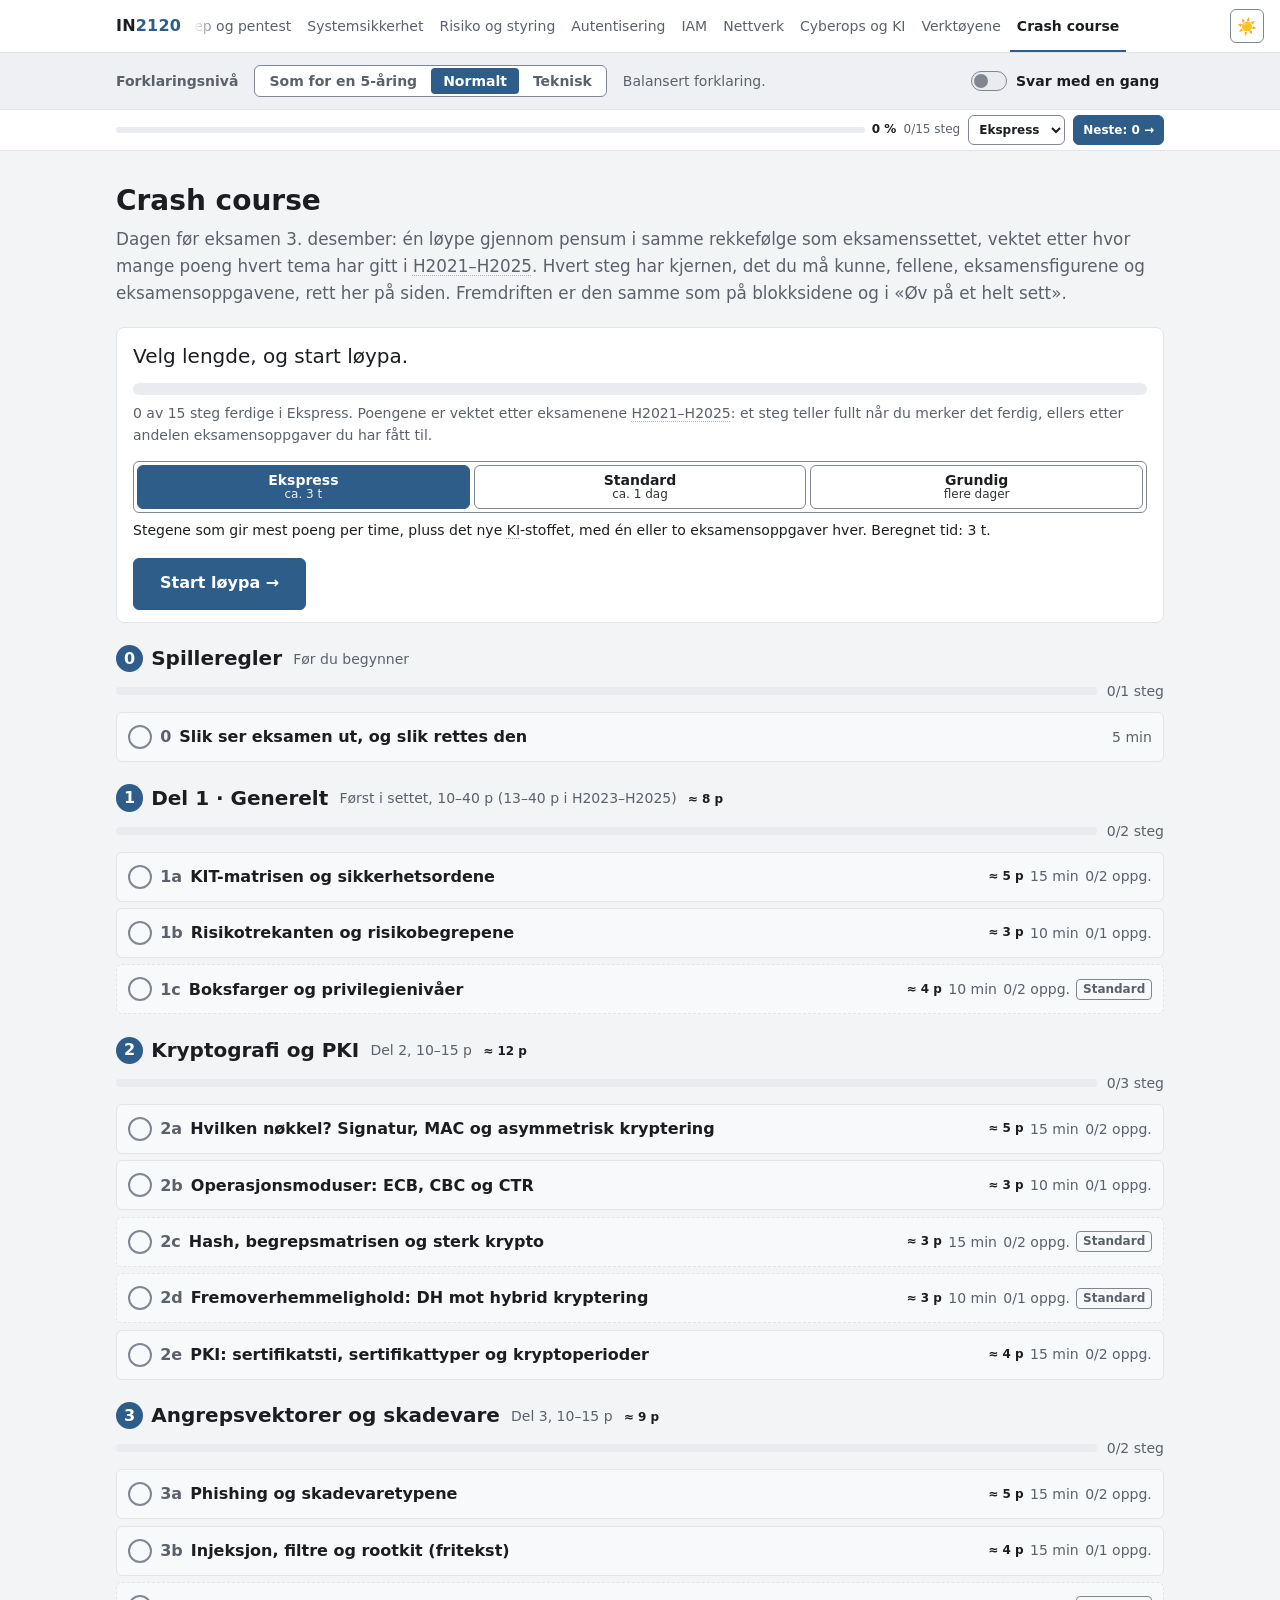
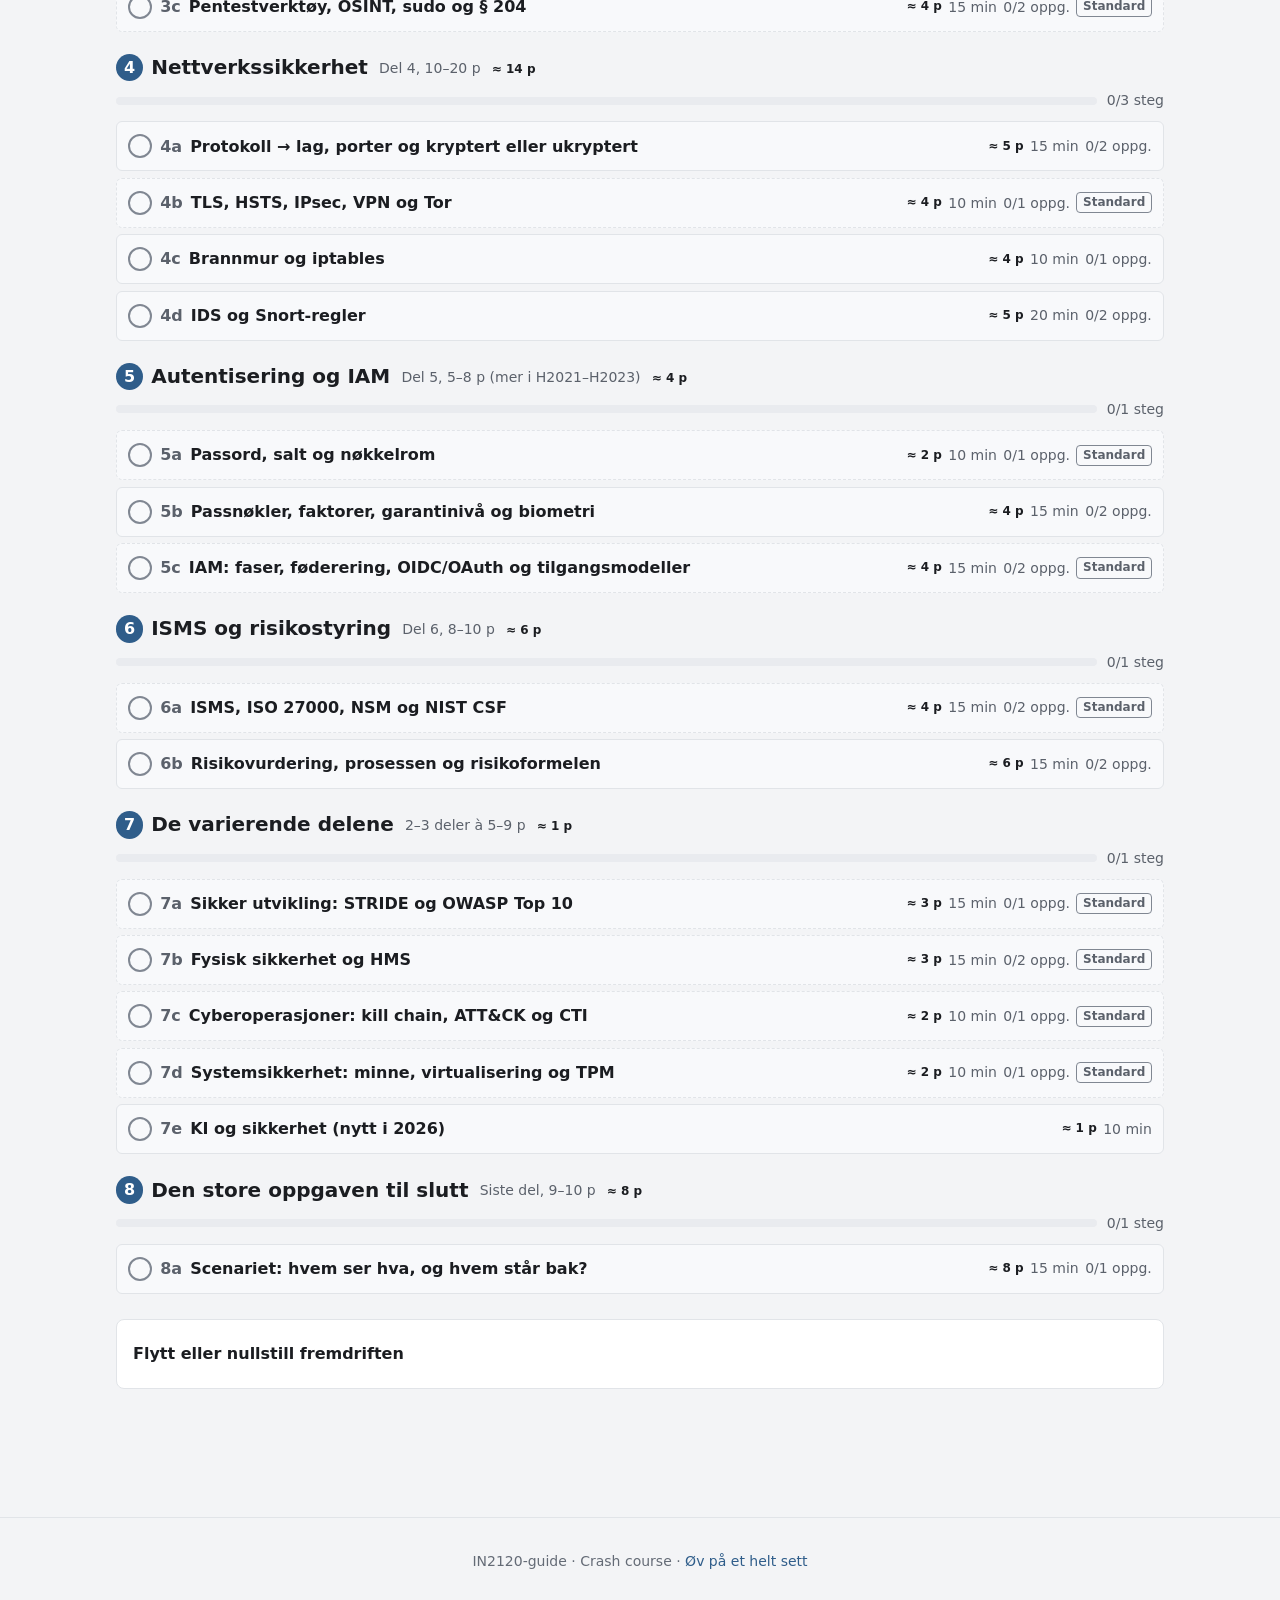
<file: crash.html>
<!doctype html>
<html lang="nb">
<head>
  <meta charset="utf-8">
  <meta name="viewport" content="width=device-width, initial-scale=1">
  <title>Crash course · IN2120</title>
  <link rel="icon" href="data:,">
  <meta name="description" content="Crash course for dagen før IN2120-eksamen: én løype i eksamensrekkefølge, vektet etter forventede poeng, med kjernestoff, feller, eksamensfigurer og eksamensoppgavene rett på siden. Ekspress (ca. 3 t), Standard (ca. 1 dag) eller Grundig.">
  <script>(function(){try{var d=document.documentElement;var t=localStorage.getItem('in-theme');if(t!=='dark'&&t!=='system')t='light';if(t!=='system')d.setAttribute('data-theme',t);var l=localStorage.getItem('in-level');if(l!=='eli5'&&l!=='teknisk')l='normal';d.setAttribute('data-level',l);}catch(e){document.documentElement.setAttribute('data-theme','light');document.documentElement.setAttribute('data-level','normal');}})();</script>
  <link rel="stylesheet" href="assets/css/styles.css?v=20261128g">
  <link rel="stylesheet" href="assets/css/fw.css?v=20261128g">
  <link rel="stylesheet" href="assets/css/viz.css?v=20261128g">
  <link rel="stylesheet" href="assets/css/figurer.css?v=20261128g">
  <link rel="stylesheet" href="assets/css/ovelse.css?v=20261128g">
  <link rel="stylesheet" href="assets/css/crash.css?v=20261128g">
  <link rel="stylesheet" href="assets/css/begrep-tips.css?v=20261128g">
</head>
<body data-page="crash">
  <a class="skip-link" href="#main">Hopp til innhold</a>
  <header id="topnav"></header>
  <main id="main" class="wrap">
    <div class="pagehead">
      <h1>Crash course</h1>
      <p class="lead">Dagen før eksamen 3. desember: én løype gjennom pensum i samme rekkefølge som eksamenssettet, vektet etter hvor mange poeng hvert tema har gitt i H2021–H2025. Hvert steg har kjernen, det du må kunne, fellene, eksamensfigurene og eksamensoppgavene, rett her på siden. Fremdriften er den samme som på blokksidene og i «Øv på et helt sett».</p>
    </div>
    <div id="crash"><noscript><p class="cr-mangler">Løypa trenger JavaScript.</p></noscript></div>
  </main>

  <footer class="footer">IN2120-guide · Crash course · <a href="eksamen.html">Øv på et helt sett</a></footer>

  <script src="assets/js/core.js?v=20261128g"></script>
  <script src="assets/js/symboler.js?v=20261128g"></script>
  <script src="assets/js/begreper-data.js?v=20261128g"></script>
  <script src="assets/js/begrep-tips.js?v=20261128g"></script>
  <script src="assets/js/stepplayer.js?v=20261128g"></script>
  <script src="assets/js/fw.js?v=20261128g"></script>
  <script src="assets/js/inspera.js?v=20261128g"></script>
  <script src="assets/js/bank.js?v=20261128g"></script>
  <script src="assets/js/eksamensbank/h2025.js?v=20261128g"></script>
  <script src="assets/js/eksamensbank/h2024.js?v=20261128g"></script>
  <script src="assets/js/eksamensbank/h2023.js?v=20261128g"></script>
  <script src="assets/js/eksamensbank/h2022.js?v=20261128g"></script>
  <script src="assets/js/eksamensbank/h2021.js?v=20261128g"></script>
  <script src="assets/js/figurer/fig-felles.js?v=20261128g"></script>
  <script src="assets/js/figurer/fig-h2025.js?v=20261128g"></script>
  <script src="assets/js/figurer/fig-husk.js?v=20261128g"></script>
  <script src="assets/js/figurer/forklar-a.js?v=20261128g"></script>
  <script src="assets/js/figurer/forklar-b.js?v=20261128g"></script>
  <script src="assets/js/figurer/forklar-c.js?v=20261128g"></script>
  <script src="assets/js/figurer/fig-h2024.js?v=20261128g"></script>
  <script src="assets/js/figurer/fig-h2023.js?v=20261128g"></script>
  <script src="assets/js/figurer/fig-h2022.js?v=20261128g"></script>
  <script src="assets/js/figurer/fig-h2021.js?v=20261128g"></script>
  <script src="assets/js/data-crash.js?v=20261128g"></script>
  <script src="assets/js/crash.js?v=20261128g"></script>
</body>
</html>
</file>
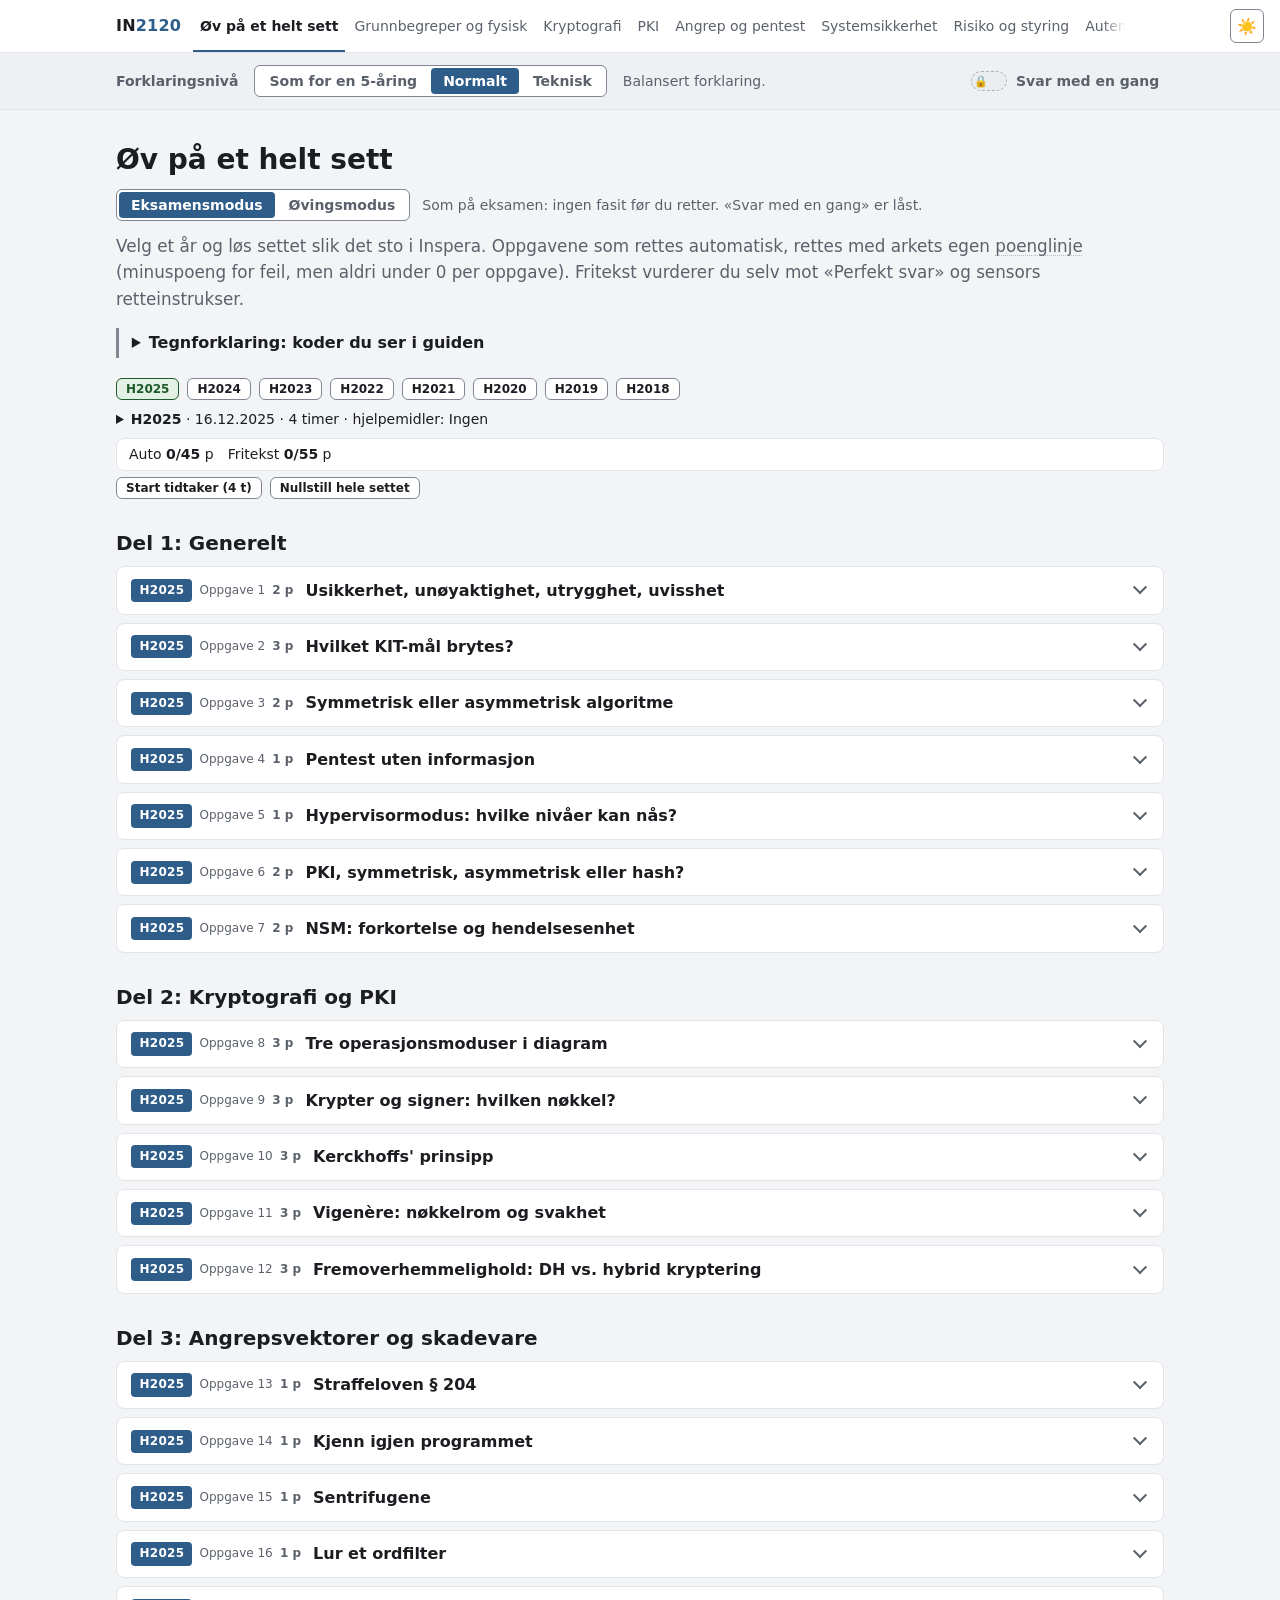
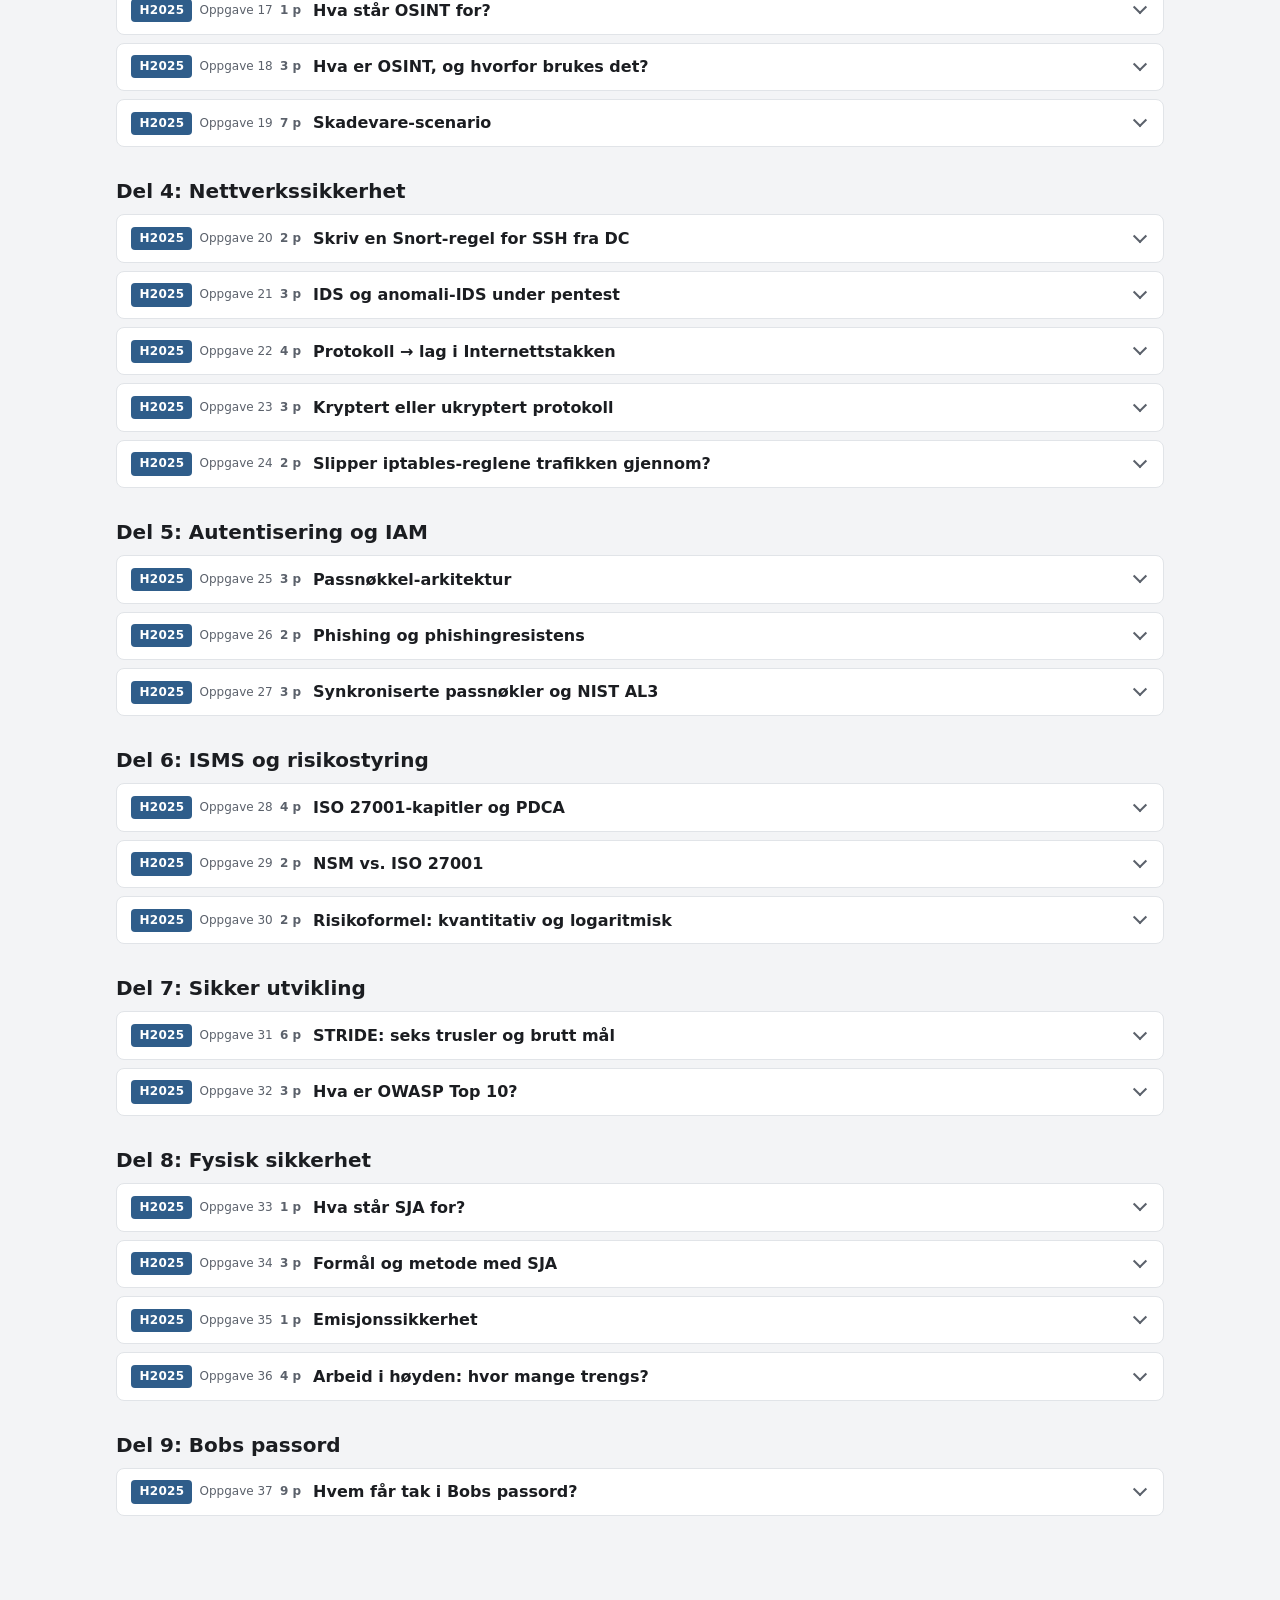
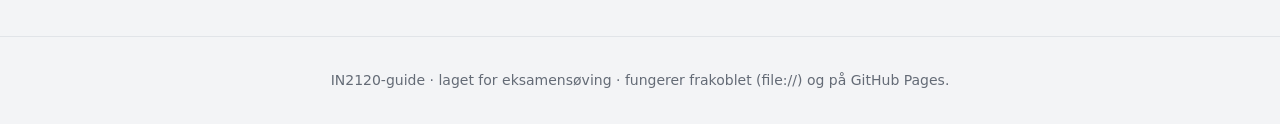
<file: eksamen.html>
<!doctype html>
<html lang="nb">
<head>
  <meta charset="utf-8">
  <link rel="icon" href="data:,">
  <meta name="viewport" content="width=device-width, initial-scale=1">
  <title>Øv på et helt sett · IN2120</title>
  <meta name="description" content="Øv på et helt eksamenssett i IN2120 (H2018–H2025) med Inspera-oppgavetypene og eksamens egen poengregel.">
  <script>(function(){try{var d=document.documentElement;var t=localStorage.getItem('in-theme')||'light';if(t!=='system')d.setAttribute('data-theme',t);var l=localStorage.getItem('in-level')||'normal';d.setAttribute('data-level',l);}catch(e){document.documentElement.setAttribute('data-theme','light');document.documentElement.setAttribute('data-level','normal');}})();</script>
  <link rel="stylesheet" href="assets/css/styles.css?v=20261128g">
  <link rel="stylesheet" href="assets/css/fw.css?v=20261128g">
  <link rel="stylesheet" href="assets/css/viz.css?v=20261128g">
  <link rel="stylesheet" href="assets/css/figurer.css?v=20261128g">
  <link rel="stylesheet" href="assets/css/begrep-tips.css?v=20261128g">
  <style>
    .sett-bar { display: flex; flex-wrap: wrap; gap: var(--d-sm); align-items: center; margin: var(--d-sm) 0; }
    /* Bare én linje er klebrig (A7, UI/UX 2026-11-26). Tidtaker og nullstilling står under og ruller med. */
    .sett-sum { position: sticky; top: 52px; z-index: 5; background: var(--color-surface-container-lowest); border: 1px solid var(--color-outline-variant);
      border-radius: var(--radius-lg); padding: 6px 12px; margin: var(--d-sm) 0 0; display: flex; flex-wrap: nowrap; gap: 4px 14px; align-items: center;
      font-size: var(--text-sm); line-height: 1.35; white-space: nowrap; overflow: hidden; }
    .sett-sum > span { min-width: 0; overflow: hidden; text-overflow: ellipsis; }
    .sett-sum > span:empty { display: none; }
    .sett-sum .sett-tid { margin-left: auto; flex: none; }
    .sett-sum b { font-variant-numeric: tabular-nums; }
    .sett-knapper { display: flex; flex-wrap: wrap; gap: var(--d-sm); margin: 6px 0 var(--d-sm); }
    .sett-tid { font-family: var(--font-mono); font-variant-numeric: tabular-nums; }
    .sett-del { margin-top: var(--d-lg); }
    .sett-forside { font-size: var(--text-sm); }
    /* Eksamensmodus / Øvingsmodus (in2120:eksamen-modus). Eksamensmodus låser «Svar med en gang» (data-straks="av" på <body>). */
    .sett-modus { display: flex; flex-wrap: wrap; align-items: center; gap: 6px 12px; margin: 0 0 var(--d-sm); }
    .sett-modus .level-seg { max-width: 100%; }
    .sett-modus-txt { font-size: var(--text-sm); color: var(--color-on-surface-variant); flex: 1 1 14rem; min-width: 0; }
  </style>
</head>
<body data-page="eksamen" data-straks="av">
  <a class="skip-link" href="#main">Hopp til innhold</a>
  <header id="topnav"></header>

  <main id="main" class="wrap">
    <div class="pagehead">
      <h1>Øv på et helt sett</h1>
      <div class="sett-modus" id="sett-modus"></div>
      <p class="lead">Velg et år og løs settet slik det sto i Inspera. Oppgavene som rettes automatisk, rettes med arkets egen poenglinje
        (minuspoeng for feil, men aldri under 0 per oppgave). Fritekst vurderer du selv mot «Perfekt svar» og sensors retteinstrukser.</p>
      <details class="callout" id="tegnforklaring"><summary><b>Tegnforklaring: koder du ser i guiden</b></summary>
        <ul>
          <li><b>Eksamen:</b> H2025 6 = eksamen høsten 2025, oppgave 6. H2022 5.2 = oppgave 5, deloppgave 2. H2021–H2025 = eksamenene høsten 2021 til høsten 2025.</li>
          <li><b>Oppgavetyper</b> (slik de heter i Inspera, eksamenssystemet): M = matrise med ett valg per rad, for eksempel sant/usant per påstand. F1 = flervalg med ett riktig svar. FF = flervalg med flere riktige svar. N = nedtrekkslister i en tekst. D = dra-og-slipp. T = tekstfelt der du skriver et kort svar. H = klikk på riktig sted i en figur. K og E = skriftlig svar som sensor vurderer (K kort, E lengre).</li>
          <li><b>Poeng:</b> «3p» = oppgaven gir 3 poeng. <b>Poenglinja</b> er regelen i oppgaveteksten for hvor mye riktig, galt og blankt svar gir, for eksempel «+1 for riktig, −0,5 for galt, 0 for blankt».</li>
          <li><b>Distraktor:</b> et galt svaralternativ som er laget for å se riktig ut.</li>
          <li><b>Kilder:</b> Lysarkene og ukesoppgavene heter etter temaet. «Kryptolysarket s. 63» = lysarkene om kryptografi, side 63. «Ukesoppgaven om PKI, oppg. 6b» = ukesoppgaven om PKI, oppgave 6, del b. LF = løsningsforslag til ukesoppgavene.</li>
          <li><b>Ikke pensum:</b> fakta som ikke står i kursets kilder for 2026. De er med for å gi sammenheng, men du trenger dem ikke på eksamen.</li>
        </ul>
        <p class="small muted">Koder i teksten har prikket understrek: hold musa over, eller trykk, for å se hva de betyr.</p>
      </details>
    </div>

    <div class="sett-bar" id="sett-aar" role="group" aria-label="Velg eksamen"></div>
    <div id="sett"></div>
  </main>

  <footer class="footer">IN2120-guide · laget for eksamensøving · fungerer frakoblet (file://) og på GitHub Pages.</footer>

  <script src="assets/js/core.js?v=20261128g"></script>
  <script src="assets/js/symboler.js?v=20261128g"></script>
  <script src="assets/js/begreper-data.js?v=20261128g"></script>
  <script src="assets/js/begrep-tips.js?v=20261128g"></script>
  <script src="assets/js/stepplayer.js?v=20261128g"></script>
  <script src="assets/js/fw.js?v=20261128g"></script>
  <script src="assets/js/inspera.js?v=20261128g"></script>
  <script src="assets/js/bank.js?v=20261128g"></script>
  <script src="assets/js/eksamensbank/h2025.js?v=20261128g"></script>
  <script src="assets/js/eksamensbank/h2024.js?v=20261128g"></script>
  <script src="assets/js/eksamensbank/h2023.js?v=20261128g"></script>
  <script src="assets/js/eksamensbank/h2022.js?v=20261128g"></script>
  <script src="assets/js/eksamensbank/h2021.js?v=20261128g"></script>
  <script src="assets/js/eksamensbank/h2020.js?v=20261128g"></script>
  <script src="assets/js/eksamensbank/h2019.js?v=20261128g"></script>
  <script src="assets/js/eksamensbank/h2018.js?v=20261128g"></script>
  <script src="assets/js/figurer/fig-felles.js?v=20261128g"></script>
  <script src="assets/js/figurer/fig-h2025.js?v=20261128g"></script>
  <script src="assets/js/figurer/fig-husk.js?v=20261128g"></script>
  <script src="assets/js/figurer/fig-h2024.js?v=20261128g"></script>
  <script src="assets/js/figurer/fig-h2023.js?v=20261128g"></script>
  <script src="assets/js/figurer/fig-h2022.js?v=20261128g"></script>
  <script src="assets/js/figurer/fig-h2021.js?v=20261128g"></script>
  <script src="assets/js/figurer/fig-h2020.js?v=20261128g"></script>
  <script src="assets/js/figurer/fig-h2019.js?v=20261128g"></script>
  <script src="assets/js/figurer/fig-h2018.js?v=20261128g"></script>
  <script>
  (function () {
    var IN = window.IN, el = IN.el, B = window.IN_EXAM_BANK || {};
    var years = Object.keys(B).filter(function (y) { return /^H\d{4}$/.test(y); }).sort().reverse();
    var bar = IN.qs("#sett-aar"), host = IN.qs("#sett");
    var KEY_Y = "in2120:sett:aar", timer = null;
    function num(x) { return String(Math.round(x * 100) / 100).replace(".", ","); }

    /* ---------- Eksamensmodus / Øvingsmodus ----------
       Standard er eksamensmodus: <body data-straks="av">, og «Svar med en gang» i nivålinja er låst. Øvingsmodus fjerner
       attributtet, så bryteren virker som på blokksidene. core.js merker endringen og sender in:svar-straks, så kort som
       står åpne, tegner seg på nytt uten omlasting. Trykk på den låste bryteren gir en bekreftelsesdialog (IN.bekreft). */
    var KEY_M = "in2120:eksamen-modus", curY = null;
    var MODI = [["eksamen", "Eksamensmodus"], ["ovelse", "Øvingsmodus"]];
    var mBox = IN.qs("#sett-modus");
    var mSeg = el("div", { class: "level-seg", role: "radiogroup", "aria-label": "Modus" });
    var mTxt = el("p", { class: "sett-modus-txt", "aria-live": "polite" });
    var mBtns = MODI.map(function (m) {
      var b = el("button", { class: "seg-btn", type: "button", role: "radio", "data-m": m[0], text: m[1],
        onclick: function () { velgModus(m[0], b); } });
      mSeg.appendChild(b); return b;
    });
    mBox.appendChild(mSeg); mBox.appendChild(mTxt);
    mSeg.addEventListener("keydown", function (e) {
      var d = e.key === "ArrowRight" || e.key === "ArrowDown" ? 1 : e.key === "ArrowLeft" || e.key === "ArrowUp" ? -1 : 0;
      if (!d) return;
      e.preventDefault();
      var i = (MODI.map(function (m) { return m[0]; }).indexOf(modus()) + d + MODI.length) % MODI.length;
      velgModus(MODI[i][0], mBtns[i]);
    });
    function modus() { return IN.store.get(KEY_M, "eksamen") === "ovelse" ? "ovelse" : "eksamen"; }
    function timerGaar() { return !!(curY && +IN.store.get("in2120:sett:" + curY + ":start", "0")); }
    function settModus(m) {
      IN.store.set(KEY_M, m);
      if (m === "eksamen") document.body.setAttribute("data-straks", "av"); else document.body.removeAttribute("data-straks");
      mBtns.forEach(function (b) {
        var on = b.getAttribute("data-m") === m;
        b.classList.toggle("on", on); b.setAttribute("aria-checked", on ? "true" : "false"); b.tabIndex = on ? 0 : -1;
      });
      mTxt.textContent = m === "eksamen"
        ? "Som på eksamen: ingen fasit før du retter. «Svar med en gang» er låst."
        : "Øvingsmodus: «Svar med en gang» i linja øverst virker som på blokksidene.";
    }
    function dialogTekst() {
      return "<p>Da kan du få se fasit underveis. Ikke bruk det hvis du simulerer eksamen.</p>" +
        (timerGaar() ? "<p><b>Tidtakeren går.</b> Den fortsetter, men settet er ikke lenger en ærlig eksamensøving.</p>" : "");
    }
    function sporOvelse(retur) {
      return IN.bekreft({ tittel: "Bytte til øvingsmodus?", tekst: dialogTekst(), ja: "Bytt til øvingsmodus", nei: "Avbryt", fokusNei: true, retur: retur });
    }
    function velgModus(m, b) {
      if (m === modus()) { if (b) b.focus(); return; }
      if (m === "ovelse" && timerGaar()) {        // bevisst valg, men tidtakeren går: spør først
        sporOvelse(b).then(function (ok) { if (ok) settModus("ovelse"); });
        return;
      }
      settModus(m); if (b) b.focus();
    }
    // Trykk på den låste bryteren i nivålinja (eller en lokal kopi): bekreft, bytt modus og slå bryteren på
    IN.svarStraks.onLaast = function (sw) {
      sporOvelse(sw).then(function (ok) { if (!ok) return; settModus("ovelse"); IN.svarStraks.set(true); });
    };
    settModus(modus());

    if (!years.length) { host.appendChild(el("p", { class: "muted", text: "Eksamensbanken er ikke lastet ennå." })); return; }

    years.forEach(function (y) {
      bar.appendChild(el("button", { class: "btn sm", type: "button", text: y, "data-y": y, onclick: function () { show(y); } }));
    });

    function show(y) {
      curY = y;
      IN.store.set(KEY_Y, y);
      IN.qsa("button", bar).forEach(function (b) { b.setAttribute("aria-pressed", b.getAttribute("data-y") === y ? "true" : "false"); });
      if (timer) { clearInterval(timer); timer = null; }
      IN.clear(host);
      var ex = B[y], opp = (ex.oppgaver || []).slice();
      var autoMaks = 0, manMaks = 0, scores = {}, manScores = {};
      opp.forEach(function (o) {
        var p = +o.points || 0, t = o.inspera && o.inspera.type;
        if (t === "K" || t === "E" || !t) manMaks += p; else autoMaks += p;
      });

      // Forside
      var fs = el("details", { class: "sett-forside" });
      fs.appendChild(el("summary", { html: "<b>" + y + "</b> · " + [ex.dato, ex.varighet, ex.hjelpemidler ? "hjelpemidler: " + ex.hjelpemidler : ""].filter(Boolean).join(" · ") }));
      if (ex.forside) fs.appendChild(el("div", { html: ex.forside }));
      if (ex.merknad) fs.appendChild(el("p", { class: "muted", html: ex.merknad }));
      fs.appendChild(el("p", { class: "small muted", text: "Oppgavetekst: UiO, IN2120, " + y + "." }));
      host.appendChild(fs);
      if (ex.sprak === "engelsk" && IN.SPRAK_MERKNAD) host.appendChild(el("p", { class: "bank-sprak small muted", text: IN.SPRAK_MERKNAD }));

      // Poengstatus og tidtaker
      var sum = el("div", { class: "sett-sum" });
      // Tidtakeren følger settets varighet (H2020 var 2 timer, de andre 4).
      var TIMER = parseFloat(String(ex.varighet || "").replace(",", ".")) || 4;
      var sAuto = el("span", { "aria-live": "polite" }), sMan = el("span", { "aria-live": "polite" }), sTid = el("span", { class: "sett-tid", title: "Tid igjen av " + TIMER + " timer" });
      var tBtn = el("button", { class: "btn sm", type: "button", text: "Start tidtaker (" + TIMER + " t)" });
      var rBtn = el("button", { class: "btn sm", type: "button", text: "Nullstill hele settet" });
      sum.appendChild(sAuto); sum.appendChild(sMan); sum.appendChild(sTid);
      host.appendChild(sum);
      host.appendChild(el("div", { class: "sett-knapper" }, [tBtn, rBtn]));
      function paint() {
        var got = 0, n = 0;
        Object.keys(scores).forEach(function (k) { got += scores[k]; n++; });
        sAuto.innerHTML = "Auto <b>" + num(got) + "/" + num(autoMaks) + "</b> p";
        sAuto.title = "Automatisk rettet: " + num(got) + " av " + num(autoMaks) + " poeng (" + n + " oppgaver rettet)";
        var mg = 0, mn = 0;
        Object.keys(manScores).forEach(function (k) { mg += manScores[k]; mn++; });
        sMan.innerHTML = manMaks ? "Fritekst <b>" + num(mg) + "/" + num(manMaks) + "</b> p" : "";
        sMan.title = manMaks ? "Fritekst, egenvurdert: " + num(mg) + " av " + num(manMaks) + " poeng (" + mn + " vurdert)" : "";
      }

      var TKEY = "in2120:sett:" + y + ":start";
      function tick() {
        var st = +IN.store.get(TKEY, "0");
        if (!st) { sTid.textContent = ""; tBtn.textContent = "Start tidtaker (" + TIMER + " t)"; return; }
        var left = Math.max(0, TIMER * 3600e3 - (Date.now() - st)), h = Math.floor(left / 3600e3), m = Math.floor(left % 3600e3 / 60e3), s = Math.floor(left % 60e3 / 1e3);
        sTid.textContent = "⏱ " + h + ":" + (m < 10 ? "0" : "") + m + ":" + (s < 10 ? "0" : "") + s;
        tBtn.textContent = "Stopp tidtaker";
      }
      tBtn.onclick = function () {
        if (+IN.store.get(TKEY, "0")) { try { localStorage.removeItem(TKEY); } catch (e) {} } else IN.store.set(TKEY, String(Date.now()));
        tick();
      };
      timer = setInterval(tick, 1000); tick();

      // Oppgavene, gruppert per del
      var api = [], lastDel = null, delHost = host;
      opp.forEach(function (o) {
        var d = o.del || "";
        if (d !== lastDel) {
          lastDel = d;
          var sec = el("section", { class: "sett-del" });
          if (d) sec.appendChild(el("h2", { html: d }));
          host.appendChild(sec); delHost = sec;
        }
        IN.examBank.card(delHost, { ex: ex, y: y, o: o, utenSprak: true });
      });
      // Les opp poeng fra oppgaver som allerede er rettet (lagret)
      IN.qsa(".insp", host).forEach(function (w) {
        var k = w.getAttribute("data-key"); if (!k) return;
        var r = IN.qs(".insp-sum b", w);
        var eg = w.getAttribute("data-egen-score");
        if (eg != null && eg !== "") { manScores[k] = +eg; return; }
        if (r) { var m = /^([\d,]+)/.exec(r.textContent); if (m) scores[k] = +m[1].replace(",", "."); }
      });
      document.addEventListener("in:insp", onScore);
      function onScore(e) { if (!document.body.contains(sum)) { document.removeEventListener("in:insp", onScore); return; } var tgt = e.detail.manual ? manScores : scores; if (e.detail.score == null) delete tgt[e.detail.key]; else tgt[e.detail.key] = e.detail.score; paint(); }
      rBtn.onclick = function () {
        if (!confirm("Nullstille alle svar i " + y + "?")) return;
        opp.forEach(function (o) { try { localStorage.removeItem("in2120:insp:" + o.key); } catch (e) {} });
        show(y);
      };
      paint();
    }

    var start = IN.store.get(KEY_Y, years[0]);
    show(years.indexOf(start) >= 0 ? start : years[0]);
  })();
  </script>
</body>
</html>
</file>
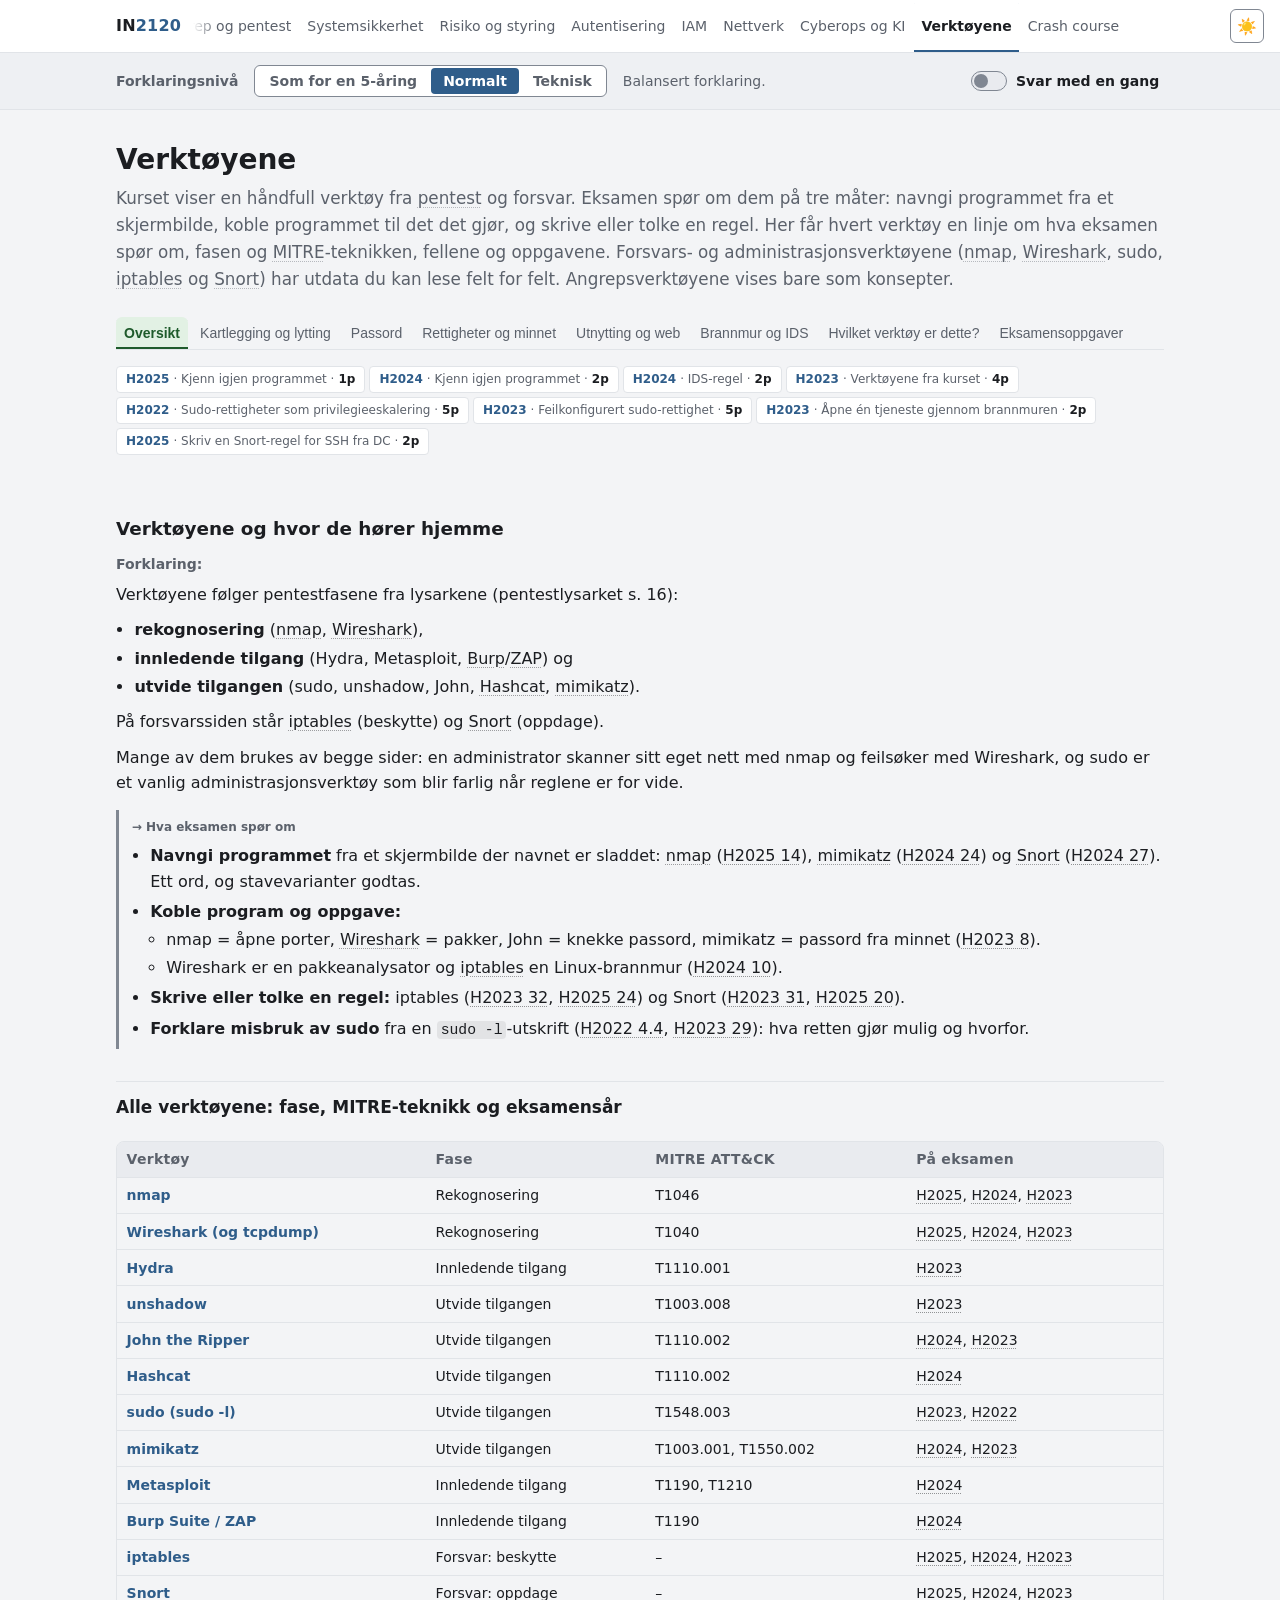
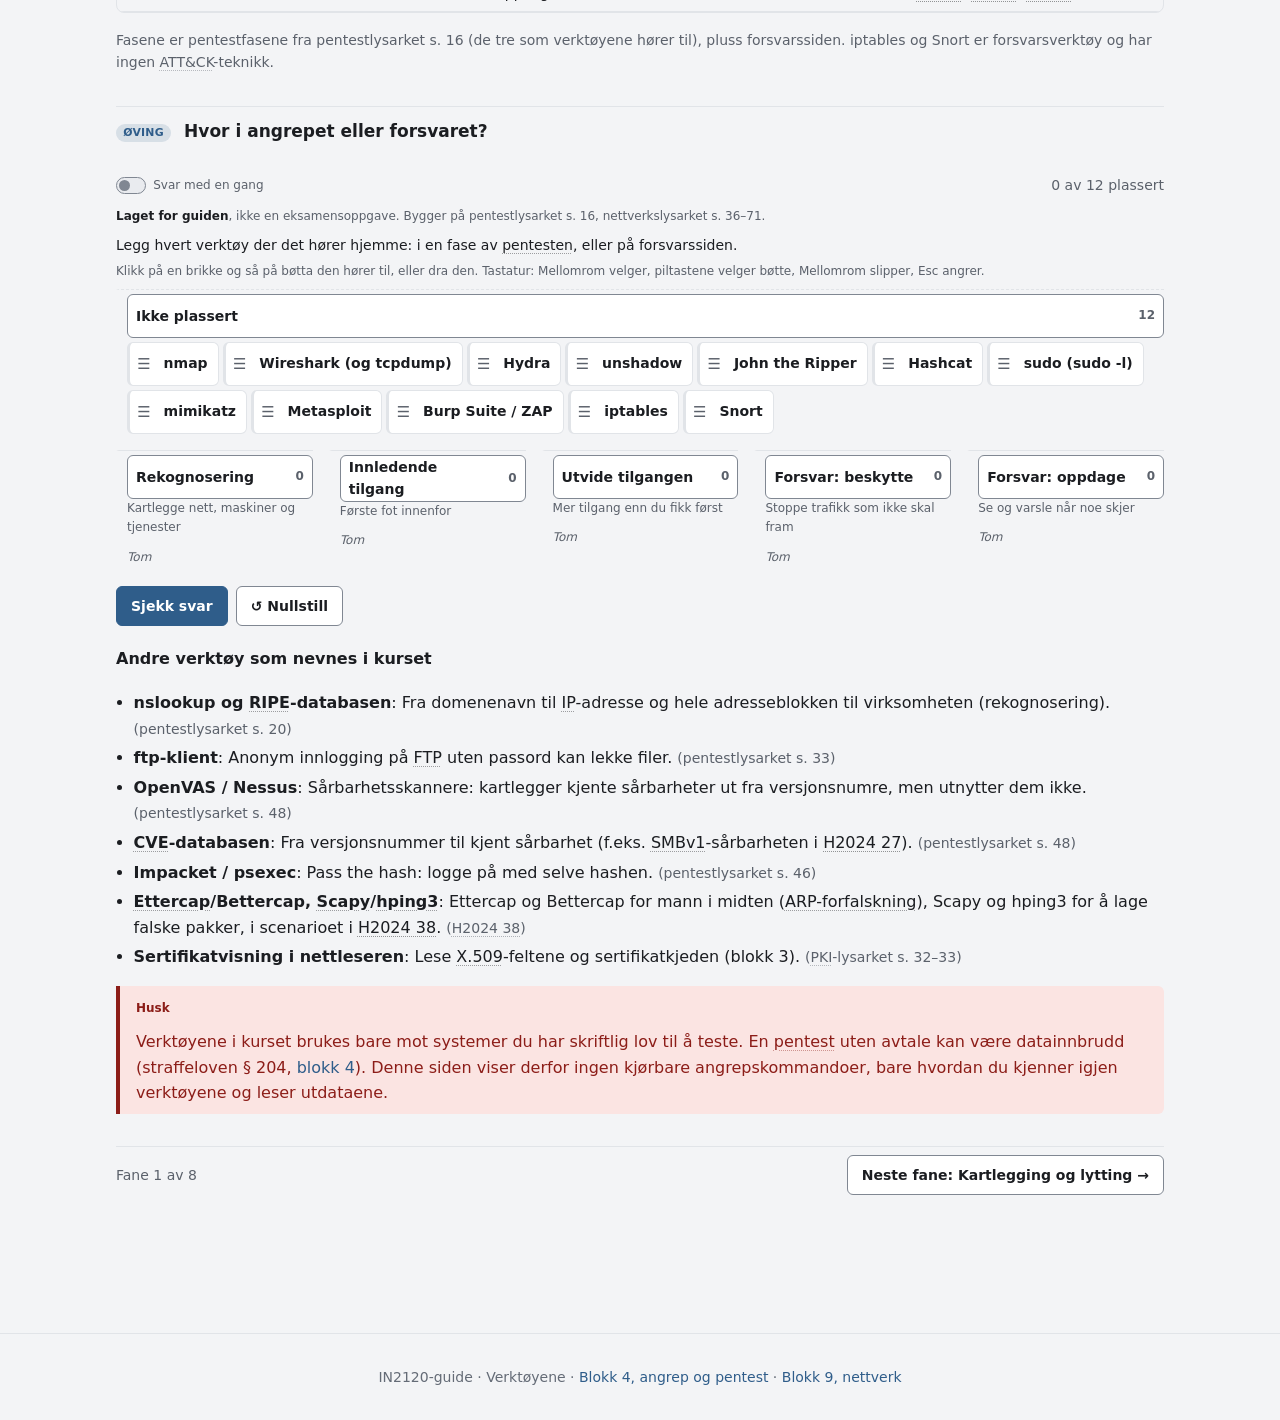
<file: verktoy.html>
<!doctype html>
<html lang="nb">
<head>
  <meta charset="utf-8">
  <meta name="viewport" content="width=device-width, initial-scale=1">
  <title>Verktøyene · IN2120</title>
  <link rel="icon" href="data:,">
  <meta name="description" content="Verktøyene i IN2120 rettet mot eksamen: nmap, Wireshark, sudo, iptables og Snort med annoterte utdata felt for felt, og Hydra, unshadow, John the Ripper, Hashcat, mimikatz, Metasploit og Burp/ZAP på konseptnivå, med fase, MITRE ATT&amp;CK, feller, øvingen «Hvilket verktøy er dette?» og alle eksamensoppgavene som bruker dem.">
  <script>(function(){try{var d=document.documentElement;var t=localStorage.getItem('in-theme');if(t!=='dark'&&t!=='system')t='light';if(t!=='system')d.setAttribute('data-theme',t);var l=localStorage.getItem('in-level');if(l!=='eli5'&&l!=='teknisk')l='normal';d.setAttribute('data-level',l);}catch(e){document.documentElement.setAttribute('data-theme','light');document.documentElement.setAttribute('data-level','normal');}})();</script>
  <link rel="stylesheet" href="assets/css/styles.css?v=20261128g">
  <link rel="stylesheet" href="assets/css/fw.css?v=20261128g">
  <link rel="stylesheet" href="assets/css/viz.css?v=20261128g">
  <link rel="stylesheet" href="assets/css/figurer.css?v=20261128g">
  <link rel="stylesheet" href="assets/css/ovelse.css?v=20261128g">
  <link rel="stylesheet" href="assets/css/verktoy.css?v=20261128g">
  <link rel="stylesheet" href="assets/css/begrep-tips.css?v=20261128g">
</head>
<body data-page="verktoy">
  <a class="skip-link" href="#main">Hopp til innhold</a>
  <header id="topnav"></header>
  <main id="main" class="wrap">
    <div class="pagehead">
      <h1>Verktøyene</h1>
      <p class="lead">Kurset viser en håndfull verktøy fra pentest og forsvar. Eksamen spør om dem på tre måter: navngi programmet fra et skjermbilde, koble programmet til det det gjør, og skrive eller tolke en regel. Her får hvert verktøy en linje om hva eksamen spør om, fasen og MITRE-teknikken, fellene og oppgavene. Forsvars- og administrasjonsverktøyene (nmap, Wireshark, sudo, iptables og Snort) har utdata du kan lese felt for felt. Angrepsverktøyene vises bare som konsepter.</p>
    </div>

    <div class="tabs" role="tablist" aria-label="Verktøyene">
      <button data-tab="oversikt">Oversikt</button>
      <button data-tab="kartlegging">Kartlegging og lytting</button>
      <button data-tab="passord">Passord</button>
      <button data-tab="rettigheter">Rettigheter og minnet</button>
      <button data-tab="utnytting">Utnytting og web</button>
      <button data-tab="forsvar">Brannmur og IDS</button>
      <button data-tab="ovelse">Hvilket verktøy er dette?</button>
      <button data-tab="eksamen">Eksamensoppgaver</button>
    </div>

    <div class="pagehead-info">
      <div class="badges" id="vt-badges"></div>
    </div>

    <!-- ===================== OVERSIKT ===================== -->
    <section data-panel="oversikt">
      <h3>Verktøyene og hvor de hører hjemme</h3>
      <div id="ex-oversikt"></div>
      <div class="callout snarvei"><span class="lbl">Hva eksamen spør om</span>
        <ul>
          <li><b>Navngi programmet</b> fra et skjermbilde der navnet er sladdet: nmap (H2025 14), mimikatz (H2024 24) og Snort (H2024 27). Ett ord, og stavevarianter godtas.</li>
          <li><b>Koble program og oppgave:</b>
            <ul>
              <li>nmap = åpne porter, Wireshark = pakker, John = knekke passord, mimikatz = passord fra minnet (H2023 8).</li>
              <li>Wireshark er en pakkeanalysator og iptables en Linux-brannmur (H2024 10).</li>
            </ul></li>
          <li><b>Skrive eller tolke en regel:</b> iptables (H2023 32, H2025 24) og Snort (H2023 31, H2025 20).</li>
          <li><b>Forklare misbruk av sudo</b> fra en <code>sudo -l</code>-utskrift (H2022 4.4, H2023 29): hva retten gjør mulig og hvorfor.</li>
        </ul></div>
      <h4>Alle verktøyene: fase, MITRE-teknikk og eksamensår</h4>
      <div id="vt-oversikt"></div>
      <h4 class="ov-h"><span class="ov-tag">Øving</span> Hvor i angrepet eller forsvaret?</h4>
      <div id="dra-verktoy-faser"></div>
      <h4>Andre verktøy som nevnes i kurset</h4>
      <ul class="vt-andre" id="vt-andre"></ul>
      <div class="callout felle"><span class="lbl">Husk</span>
        <p>Verktøyene i kurset brukes bare mot systemer du har skriftlig lov til å teste. En pentest uten avtale kan være datainnbrudd (straffeloven § 204, <a href="04-angrep.html">blokk 4</a>). Denne siden viser derfor ingen kjørbare angrepskommandoer, bare hvordan du kjenner igjen verktøyene og leser utdataene.</p>
      </div>
    </section>

    <!-- ===================== KARTLEGGING ===================== -->
    <section data-panel="kartlegging">
      <div id="vt-nmap-h"></div>
      <div id="vt-wireshark-h"></div>
    </section>

    <!-- ===================== PASSORD ===================== -->
    <section data-panel="passord">
      <div class="callout begrep"><span class="lbl">Begrep</span>
        <ul>
          <li><b>Online gjetting</b> (Hydra): hvert forsøk går til tjenesten. Kontosperring, forsinkelse og MFA virker.</li>
          <li><b>Offline knekking</b> (John, Hashcat): angriperen har hashene og prøver lokalt i full fart. Bare sterke passord og en treg, saltet hash hjelper.</li>
          <li>Verktøyene vises her bare som konsepter: hva de gjør, hvordan du kjenner dem igjen, og hva eksamen spør om.</li>
        </ul></div>
      <div id="vt-hydra-h"></div>
      <div id="vt-unshadow-h"></div>
      <div id="vt-john-h"></div>
      <div id="vt-hashcat-h"></div>
    </section>

    <!-- ===================== RETTIGHETER ===================== -->
    <section data-panel="rettigheter">
      <div id="vt-sudo-h"></div>
      <div id="vt-mimikatz-h"></div>
    </section>

    <!-- ===================== UTNYTTING ===================== -->
    <section data-panel="utnytting">
      <div id="vt-metasploit-h"></div>
      <div id="vt-burp-h"></div>
    </section>

    <!-- ===================== FORSVAR ===================== -->
    <section data-panel="forsvar">
      <div id="vt-iptables-h"></div>
      <div id="vt-snort-h"></div>
    </section>

    <!-- ===================== ØVING ===================== -->
    <section data-panel="ovelse">
      <h3>Hvilket verktøy er dette?</h3>
      <h4 class="ov-h"><span class="ov-tag">Test deg selv</span> Kjenn igjen verktøyet</h4>
      <p class="ov-intro">Tolv spørsmål i eksamensstil: et utdrag, et skjermbilde eller en beskrivelse, og du velger verktøyet. Svarene lagres i nettleseren.</p>
      <div id="quiz-verktoy-hvilket"></div>
    </section>

    <!-- ===================== EKSAMEN ===================== -->
    <section data-panel="eksamen">
      <h3>Eksamensoppgavene som bruker verktøyene</h3>
      <p class="muted small">Oppgavene fra eksamensbanken, med øving i Inspera-format og løsning. Velg et verktøy for å se bare oppgavene der det inngår. De samme kortene finnes på blokksidene (<a href="04-angrep.html#fane=eksamen">blokk 4</a>, <a href="09-nettverk.html#fane=eksamen">blokk 9</a>).</p>
      <div id="vt-eksamen"></div>
    </section>
  </main>

  <footer class="footer">IN2120-guide · Verktøyene · <a href="04-angrep.html">Blokk 4, angrep og pentest</a> · <a href="09-nettverk.html">Blokk 9, nettverk</a></footer>

  <script src="assets/js/core.js?v=20261128g"></script>
  <script src="assets/js/symboler.js?v=20261128g"></script>
  <script src="assets/js/begreper-data.js?v=20261128g"></script>
  <script src="assets/js/begrep-tips.js?v=20261128g"></script>
  <script src="assets/js/fw.js?v=20261128g"></script>
  <script src="assets/js/pseudocode.js?v=20261128g"></script>
  <script src="assets/js/stepplayer.js?v=20261128g"></script>
  <script src="assets/js/varline.js?v=20261128g"></script>
  <script src="assets/js/inspera.js?v=20261128g"></script>
  <script src="assets/js/dra.js?v=20261128g"></script>
  <script src="assets/js/ovelse.js?v=20261128g"></script>
  <script src="assets/js/bank.js?v=20261128g"></script>
  <script src="assets/js/eksamensbank/h2025.js?v=20261128g"></script>
  <script src="assets/js/eksamensbank/h2024.js?v=20261128g"></script>
  <script src="assets/js/eksamensbank/h2023.js?v=20261128g"></script>
  <script src="assets/js/eksamensbank/h2022.js?v=20261128g"></script>
  <script src="assets/js/eksamensbank/h2021.js?v=20261128g"></script>
  <script src="assets/js/eksamensbank/h2020.js?v=20261128g"></script>
  <script src="assets/js/eksamensbank/h2019.js?v=20261128g"></script>
  <script src="assets/js/eksamensbank/h2018.js?v=20261128g"></script>
  <script src="assets/js/figurer/fig-felles.js?v=20261128g"></script>
  <script src="assets/js/figurer/fig-h2025.js?v=20261128g"></script>
  <script src="assets/js/figurer/fig-husk.js?v=20261128g"></script>
  <script src="assets/js/figurer/fig-h2024.js?v=20261128g"></script>
  <script src="assets/js/figurer/fig-h2023.js?v=20261128g"></script>
  <script src="assets/js/figurer/fig-h2022.js?v=20261128g"></script>
  <script src="assets/js/figurer/fig-h2021.js?v=20261128g"></script>
  <script src="assets/js/figurer/fig-h2020.js?v=20261128g"></script>
  <script src="assets/js/figurer/fig-h2019.js?v=20261128g"></script>
  <script src="assets/js/figurer/fig-h2018.js?v=20261128g"></script>
  <script src="assets/js/data-verktoy.js?v=20261128g"></script>
  <script src="assets/js/viz-verktoy.js?v=20261128g"></script>
  <script>
  (function () {
    "use strict";
    function safe(navn, fn) { try { fn(); } catch (e) { if (window.console) console.error("[verktoy] " + navn, e); } }
    var V = IN.VERKTOY;

    safe("badges", function () {
      IN.verktoy.badges("#vt-badges", ["H2025-14", "H2024-24", "H2024-27", "H2023-8", "H2022-4.4", "H2023-29", "H2023-32", "H2025-20"]);
    });

    safe("ex-oversikt", function () {
      IN.explain("#ex-oversikt", {
        eli5: "<p>En innbruddstyv og en vakt bruker mange av de samme verktøyene. Begge vil vite hvilke dører som finnes (kartlegging), begge kan se hvem som går forbi (lytting), og vakta har i tillegg porter som stenger (brannmur) og alarmer som piper (IDS). På eksamen må du kjenne igjen verktøyet når du ser et bilde av det, og vite hva det brukes til.</p>",
        normal: "<p>Verktøyene følger pentestfasene fra lysarkene (pentestlysarket s. 16):</p><ul><li><b>rekognosering</b> (nmap, Wireshark),</li><li><b>innledende tilgang</b> (Hydra, Metasploit, Burp/ZAP) og</li><li><b>utvide tilgangen</b> (sudo, unshadow, John, Hashcat, mimikatz).</li></ul><p>På forsvarssiden står iptables (beskytte) og Snort (oppdage).</p><p>Mange av dem brukes av begge sider: en administrator skanner sitt eget nett med nmap og feilsøker med Wireshark, og sudo er et vanlig administrasjonsverktøy som blir farlig når reglene er for vide.</p>",
        teknisk: "<p>MITRE ATT&amp;CK beskriver hva angriperen gjør, ikke hvilket verktøy som brukes. Derfor står teknikken (T1046, T1040, T1110, T1003, T1548, T1550, T1190, T1210) ved hvert verktøy: samme teknikk kan gjøres med mange verktøy, og samme verktøy kan brukes til flere teknikker. For forsvarsverktøyene (iptables, Snort) finnes ingen ATT&amp;CK-teknikk. De er tiltak mot teknikkene.</p><p>Eksamen H2021–H2025 spør nesten bare om <i>gjenkjenning og formål</i>, aldri om kommandolinjeflagg. Unntakene er regelsyntaksen for iptables og Snort, og John-parameteren rules (H2024 8).</p>"
      }, { label: "Forklaring:" });
    });

    safe("oversikt", function () { IN.verktoy.oversikt("#vt-oversikt"); });
    safe("faser", function () { IN.verktoy.faser("#dra-verktoy-faser"); });
    safe("andre", function () {
      var ul = IN.qs("#vt-andre");
      V.andre.forEach(function (a) {
        ul.appendChild(IN.el("li", { html: "<b>" + a.navn + "</b>: " + a.hva + ' <span class="muted small">(' + a.kurs + ")</span>" }));
      });
    });

    V.liste.forEach(function (t) {
      safe(t.id, function () { IN.verktoy.seksjon("#vt-" + t.id + "-h", t.id); });
    });

    safe("gjett", function () { IN.verktoy.gjett("#quiz-verktoy-hvilket"); });
    safe("eksamen", function () { IN.verktoy.eksamen("#vt-eksamen"); });
  })();
  </script>
</body>
</html>
</file>
<file: assets/css/styles.css>
/* ============================================================
   IN2120 – interaktiv eksamensguide · felles designsystem
   Fargepalett og menydesign adaptert fra vegardjorg/ravenseat
   (MIT, eget repo). Material-aktig nøytral palett, lys + mørk.
   Virker fra file:// og GitHub Pages. Ingen avhengigheter.
   ============================================================ */

/* ---------- Fargetokens: LYS (standard) ---------- */
:root {
  color-scheme: light;
  --color-primary: #2f5d8a;
  --color-on-primary: #ffffff;
  --color-primary-container: #d3e3f5;
  --color-on-primary-container: #0b2a47;
  --color-secondary: #55606e;
  --color-secondary-container: #dde3ea;
  --color-on-secondary-container: #1a2430;
  --color-tertiary: #6a5089;
  --color-tertiary-container: #ece0f7;
  --color-on-tertiary-container: #2a1446;
  --color-error: #b3261e;
  --color-error-container: #f9dedc;
  --color-on-error-container: #410e0b;
  --color-surface: #f8f9fb;
  --color-on-surface: #1b1d21;
  --color-on-surface-variant: #5b616b;
  --color-surface-container-lowest: #ffffff;
  --color-surface-container-low: #f3f4f6;
  --color-surface-container: #eef0f3;
  --color-surface-container-high: #e9ebef;
  --color-outline: #808792;
  --color-outline-variant: #e1e4e8;
  --color-placeholder: #646b76;
  --color-tone-info: #e3edf7;        --color-on-tone-info: #1f4a73;
  --color-tone-ok: #e2f1e4;          --color-on-tone-ok: #1e5a2b;
  --color-tone-warn: #fbefd2;        --color-on-tone-warn: #6b4a00;
  --color-tone-danger: #fbe4e2;      --color-on-tone-danger: #8c1d18;
  --color-tone-heavy: #efe8f8;       --color-on-tone-heavy: #4e3577;
  --color-tone-caution: #fddcbf;     --color-on-tone-caution: #8a3a00;

  /* visualiseringsfarger (lys) */
  --c-default: #2f5d8a;
  --c-compare: #b9770a;
  --c-min:     #8e3b6e;
  --c-swap:    #b3261e;
  --c-sorted:  #2e7d32;
  --c-target:  #3f84cf;
}

/* ---------- Fargetokens: MØRK (følger systemet, med mindre toggle = lys) ---------- */
@media (prefers-color-scheme: dark) {
  :root:not([data-theme="light"]) {
    color-scheme: dark;
    --color-primary: #8fb8e6;
    --color-on-primary: #0b2a47;
    --color-primary-container: #1d4469;
    --color-on-primary-container: #d3e3f5;
    --color-secondary: #bcc6d2;
    --color-secondary-container: #3a4552;
    --color-on-secondary-container: #dde3ea;
    --color-tertiary: #d0bcf0;
    --color-tertiary-container: #4f3770;
    --color-on-tertiary-container: #ece0f7;
    --color-error: #f2b8b5;
    --color-error-container: #8c1d18;
    --color-on-error-container: #f9dedc;
    --color-surface: #181b1f;
    --color-on-surface: #e3e5e9;
    --color-on-surface-variant: #a3a9b3;
    --color-surface-container-lowest: #1c1f24;
    --color-surface-container-low: #141619;
    --color-surface-container: #212429;
    --color-surface-container-high: #262a30;
    --color-outline: #6e7580;
    --color-outline-variant: #2e333a;
    --color-placeholder: #9aa0a9;
    --color-tone-info: #1e3550;      --color-on-tone-info: #c4dcf5;
    --color-tone-ok: #1d3a22;        --color-on-tone-ok: #bfe3c3;
    --color-tone-warn: #3d3014;      --color-on-tone-warn: #f3d9a0;
    --color-tone-danger: #4a1c1a;    --color-on-tone-danger: #f6c9c6;
    --color-tone-heavy: #352a4d;     --color-on-tone-heavy: #dccdf5;
    --color-tone-caution: #4d2a0f;   --color-on-tone-caution: #ffc999;

    --c-default: #6f9fd0;
    --c-compare: #e0a94e;
    --c-min:     #e08cbd;
    --c-swap:    #f2857f;
    --c-sorted:  #81c784;
    --c-target:  #8ab8f0;
  }
}

/* ---------- Fargetokens: MØRK via toggle (uansett system) ---------- */
:root[data-theme="dark"] {
  color-scheme: dark;
  --color-primary: #8fb8e6;
  --color-on-primary: #0b2a47;
  --color-primary-container: #1d4469;
  --color-on-primary-container: #d3e3f5;
  --color-secondary: #bcc6d2;
  --color-secondary-container: #3a4552;
  --color-on-secondary-container: #dde3ea;
  --color-tertiary: #d0bcf0;
  --color-tertiary-container: #4f3770;
  --color-on-tertiary-container: #ece0f7;
  --color-error: #f2b8b5;
  --color-error-container: #8c1d18;
  --color-on-error-container: #f9dedc;
  --color-surface: #181b1f;
  --color-on-surface: #e3e5e9;
  --color-on-surface-variant: #a3a9b3;
  --color-surface-container-lowest: #1c1f24;
  --color-surface-container-low: #141619;
  --color-surface-container: #212429;
  --color-surface-container-high: #262a30;
  --color-outline: #6e7580;
  --color-outline-variant: #2e333a;
  --color-placeholder: #9aa0a9;
  --color-tone-info: #1e3550;      --color-on-tone-info: #c4dcf5;
  --color-tone-ok: #1d3a22;        --color-on-tone-ok: #bfe3c3;
  --color-tone-warn: #3d3014;      --color-on-tone-warn: #f3d9a0;
  --color-tone-danger: #4a1c1a;    --color-on-tone-danger: #f6c9c6;
  --color-tone-heavy: #352a4d;     --color-on-tone-heavy: #dccdf5;
  --color-tone-caution: #4d2a0f;   --color-on-tone-caution: #ffc999;

  --c-default: #6f9fd0;
  --c-compare: #e0a94e;
  --c-min:     #e08cbd;
  --c-swap:    #f2857f;
  --c-sorted:  #81c784;
  --c-target:  #8ab8f0;
}

/* ---------- Geometri/typografi + semantiske broer (temauavhengig) ---------- */
:root {
  --radius: 4px;
  --radius-md: 6px;
  --radius-lg: 8px;
  --text-xs: 12px; --text-sm: 14px; --text-md: 16px; --text-lg: 20px; --text-xl: 28px;
  --d-2xs: 2px; --d-xs: 4px; --d-sm: 8px; --d-md: 16px; --d-lg: 24px;
  --d-card: calc(var(--d-sm) + var(--d-xs));
  --state-hover: color-mix(in srgb, var(--color-on-surface) 8%, transparent);
  --state-press: color-mix(in srgb, var(--color-on-surface) 14%, transparent);
  --focus: 2px solid var(--color-primary);
  --elevation: 0 4px 16px rgb(0 0 0 / 0.16);
  --maxw: 1080px;

  --font: ui-sans-serif, system-ui, -apple-system, "Segoe UI", Roboto, Helvetica, Arial, sans-serif;
  --font-serif: Georgia, Cambria, "Times New Roman", serif;
  --font-mono: ui-monospace, "Cascadia Code", "SF Mono", Consolas, "Liberation Mono", Menlo, monospace;

  /* broer: eldre komponentnavn → tokens */
  --bg: var(--color-surface-container-low);
  --bg-deep: var(--color-surface);
  --panel: var(--color-surface-container-lowest);
  --panel-2: var(--color-surface-container-high);
  --border: var(--color-outline-variant);
  --border-soft: var(--color-outline-variant);
  --text: var(--color-on-surface);
  --muted: var(--color-on-surface-variant);
  --muted-2: var(--color-placeholder);
  --accent: var(--color-primary);
  --accent-lys: var(--color-primary);
}

/* ---------- Grunnlag ---------- */
* { box-sizing: border-box; }
html { scroll-behavior: smooth; }
body {
  margin: 0;
  background: var(--color-surface-container-low);
  color: var(--color-on-surface);
  font-family: var(--font);
  font-size: var(--text-md);
  line-height: 1.6;
  -webkit-text-size-adjust: 100%;
}
a { color: var(--color-primary); text-decoration: none; }
a:hover { text-decoration: underline; }
h1, h2, h3, h4 { line-height: 1.25; font-weight: 600; }
h1 { font-size: var(--text-xl); margin: 0 0 .3em; }
h2 { font-size: var(--text-lg); margin: 1.6em 0 .5em; }
h3 { font-size: 1.15rem; margin: 1.3em 0 .4em; }
p { margin: .6em 0; }
code { font-family: var(--font-mono); font-size: .92em; }
:focus-visible { outline: var(--focus); outline-offset: 2px; border-radius: var(--radius); }

/* ---------- Toppnavigasjon (underlinjefaner, ravenseat-stil) ---------- */
#topnav {
  position: sticky; top: 0; z-index: 50;
  background: var(--color-surface-container-lowest);
  border-bottom: 1px solid var(--color-outline-variant);
}
.nav-row {
  max-width: var(--maxw); margin: 0 auto;
  display: flex; align-items: center; gap: var(--d-sm);
  padding: 0 var(--d-md); padding-right: 54px;      /* plass til temaknappen ute til høyre */
}
.nav-inner {
  flex: 1 1 auto; min-width: 0;
  display: flex; align-items: center; gap: 2px;
  min-height: 52px;
  overflow-x: auto; scrollbar-width: none;      /* skjul slideren, behold rulling på smale skjermer */
}
.nav-inner::-webkit-scrollbar { display: none; }
.nav-brand {
  flex: none;                                   /* står fast utenfor den rullbare lenkeraden */
  font-weight: 600; font-size: var(--text-md); letter-spacing: .2px;
  margin-right: var(--d-xs); white-space: nowrap; color: var(--color-on-surface);
}
/* Mellombredde (laptop): strammere lenker, så hele menyen får plass uten rulling */
@media (max-width: 1320px) {
  #topnav .nav-inner a.navlink { padding: 0 7px; }
}
.nav-brand span { color: var(--color-primary); }
#topnav a.navlink {
  position: relative; white-space: nowrap;
  padding: 0 10px; height: 52px; display: inline-flex; align-items: center;
  color: var(--color-on-surface-variant); font-size: var(--text-sm); font-weight: 400;
  border-radius: var(--radius-md) var(--radius-md) 0 0;
}
#topnav a.navlink:hover {
  background-image: linear-gradient(var(--state-hover), var(--state-hover));
  color: var(--color-on-surface); text-decoration: none;
}
#topnav a.navlink.active {
  box-shadow: inset 0 -2px 0 var(--color-primary);
  color: var(--color-on-surface); font-weight: 600;
}
#topnav a.navlink.kommer { opacity: .5; pointer-events: none; }
#topnav a.navlink.kommer::after {
  content: "snart"; font-size: 10px; margin-left: var(--d-xs);
  background: var(--color-surface-container-high); color: var(--color-on-surface-variant);
  padding: 1px 5px; border-radius: var(--radius); font-weight: 600;
}
.theme-toggle {
  position: absolute; top: 50%; right: var(--d-md); transform: translateY(-50%); z-index: 2;
  flex: none; background: var(--color-surface-container-lowest); border: 1px solid var(--color-outline);
  color: var(--color-on-surface-variant); border-radius: var(--radius-md); cursor: pointer;
  width: 34px; height: 34px; display: inline-flex; align-items: center; justify-content: center; font-size: 16px;
}
.theme-toggle:hover { background-image: linear-gradient(var(--state-hover), var(--state-hover)); color: var(--color-on-surface); }

/* ---------- Hover-tooltip for pseudokodelinjer ---------- */
.pc-line.has-tip { cursor: help; }
.pc-line.has-tip:hover {
  background-image: linear-gradient(var(--state-hover), var(--state-hover));
  border-radius: var(--radius);
}
.pc-tip {
  position: absolute; z-index: 200; max-width: 340px;
  background: var(--color-surface-container-high); color: var(--color-on-surface);
  border: 1px solid var(--color-outline-variant); border-radius: var(--radius-md);
  padding: .5rem .6rem; font-size: var(--text-sm); line-height: 1.45;
  box-shadow: 0 6px 22px rgba(0, 0, 0, .22); pointer-events: none;
}
.pc-tip[hidden] { display: none; }

/* «Hvorfor n − 1 og ikke n?» – grenseforklaring på utvalgte linjer */
.pc-line.has-grense { grid-template-columns: 2.1rem 1fr auto; }
.pc-grense-mark {
  align-self: center; margin-left: .5rem; width: 1.05rem; height: 1.05rem; border-radius: 50%;
  display: inline-flex; align-items: center; justify-content: center;
  font-family: var(--font); font-size: 10px; font-weight: 700; line-height: 1;
  color: var(--color-on-tone-caution); background: var(--color-tone-caution);
  border: 1px solid color-mix(in srgb, var(--color-on-tone-caution) 45%, transparent);
}
.pc-grense {
  margin-top: .5rem; padding: .4rem .6rem; border-left: 3px solid var(--color-on-tone-caution);
  background: var(--color-tone-caution); color: var(--color-on-tone-caution);
  border-radius: 0 var(--radius) var(--radius) 0; font-size: var(--text-sm); line-height: 1.45;
  white-space: normal;
}
.pc-grense-q { display: block; font-weight: 700; margin-bottom: .15rem; }
/* Sammenligningstabellen: kompleksiteter («n log n») skal aldri brytes over flere linjer –
   heller la tabellen scrolle vannrett i .table-wrap på smal skjerm. */
.cmp-table td, .cmp-table th { white-space: nowrap; }
/* Generelle [data-tip]-tooltips (f.eks. sammenligningstabellen) */
td.has-tip, th.has-tip { cursor: help; }
td.has-tip:hover, td.has-tip:focus-visible, th.has-tip:hover, th.has-tip:focus-visible {
  background-image: linear-gradient(var(--state-hover), var(--state-hover));
}
th.has-tip { text-decoration: underline dotted; text-underline-offset: 3px;
  text-decoration-color: color-mix(in srgb, var(--color-on-surface) 40%, transparent); }

/* ---------- Eksamensoppgave (utvidbart kort) ----------
   Design portert fra IN2010 (plan/gjennomgang/design-eksamenskort.md der). Toppen er lik lukket og åpen;
   inne i kortet én fanerad med fast fargekode og høyst ett kantnivå. */
.examtask {
  border: 1px solid var(--color-outline-variant); border-radius: var(--radius-lg);
  background: var(--color-surface-container-lowest); margin: var(--d-sm) 0; scroll-margin-top: var(--stick-h, 7.5rem);
}
.examtask + .examtask { margin-top: var(--d-sm); }
.examtask[open] { border-color: var(--color-outline); }
/* Flatt kort (opts.variant "flat") – ingen egen kant, bare skillelinjer */
.examtask.et-flat { border: 0; border-top: 1px solid var(--color-outline-variant); border-bottom: 1px solid var(--color-outline-variant); border-radius: 0; background: transparent; }
.examtask.et-flat + .examtask.et-flat { margin-top: 0; border-top: 0; }
.examtask.et-flat > .et-head { border-radius: 0; padding-left: .2rem; padding-right: .2rem; }
.examtask.et-flat .et-tabs, .examtask.et-flat .et-foot { margin-left: 0; margin-right: 0; }
.examtask.et-flat .et-pane { padding-left: .2rem; padding-right: .2rem; }

/* Eldre, håndskrevne kort i sidene (<details class="examtask"><summary class="examtask-sum">… + .examtask-body),
   f.eks. «Perfekt svar» i 04-angrep.html. Beholdt bakoverkompatibelt. */
.examtask-sum {
  display: flex; align-items: center; gap: var(--d-sm);
  padding: .7rem .9rem; cursor: pointer; list-style: none; user-select: none;
  font-size: var(--text-sm);
}
.examtask-sum::-webkit-details-marker { display: none; }
.examtask-sum:hover { background-image: linear-gradient(var(--state-hover), var(--state-hover)); }
.examtask-sum:focus-visible { outline: var(--focus); outline-offset: -2px; }
.examtask[open] > .examtask-sum { border-bottom: 1px solid var(--color-outline-variant); }
.examtask-sum + .examtask-body { padding: var(--d-sm) var(--d-md) var(--d-md); }

/* Toppen: år · oppgave · poeng | tittel | status | pil */
.et-head {
  display: grid; grid-template-columns: auto minmax(0, 1fr) auto auto;
  grid-template-areas: "meta title status chev"; align-items: center; gap: .25rem .75rem;
  padding: .65rem .9rem; cursor: pointer; list-style: none; border-radius: var(--radius-lg);
}
.et-head::-webkit-details-marker { display: none; }
.et-head:hover { background-image: linear-gradient(var(--state-hover), var(--state-hover)); }
.et-head:focus-visible { outline: var(--focus); outline-offset: -2px; }
.et-meta { grid-area: meta; display: inline-flex; align-items: center; gap: .45rem; font-size: var(--text-xs); color: var(--color-on-surface-variant); white-space: nowrap; }
.et-year {
  flex: none; font-weight: 700; font-size: var(--text-xs); letter-spacing: .3px;
  background: var(--color-primary); color: var(--color-on-primary, #fff);
  padding: 2px 8px; border-radius: var(--radius);
}
.et-pts { font-weight: 600; font-variant-numeric: tabular-nums; }
.et-title { grid-area: title; font-weight: 600; font-size: var(--text-md); color: var(--color-on-surface); min-width: 0; }
.et-status { grid-area: status; font-size: var(--text-xs); font-weight: 600; padding: 2px 8px; border-radius: 999px; white-space: nowrap; font-variant-numeric: tabular-nums; }
.et-status:empty { display: none; }
.et-status.ok { background: var(--color-tone-ok); color: var(--color-on-tone-ok); }
/* «Øv mer» er nøytral (gult betyr «fra eksamen/sensor»): flate, stiplet kant, ↻ */
.et-status.ovmer { background: var(--color-surface); color: var(--color-on-surface); border: 1px dashed var(--color-on-surface-variant); }
/* Inspera-poeng: nøytral brikke med heltrukket kant; full pott = grønn (.ok). Egenvurdert (K/E) har stiplet kant. */
.et-status.poeng:not(.ok) { background: var(--color-surface); color: var(--color-on-surface); border: 1px solid var(--color-outline); }
.et-status.poeng.egen:not(.ok) { border-style: dashed; }
.et-sr { position: absolute; width: 1px; height: 1px; padding: 0; margin: -1px; overflow: hidden; clip: rect(0 0 0 0); white-space: nowrap; border: 0; }
.et-chev {
  grid-area: chev; width: 10px; height: 10px; margin: 0 .2rem;
  border-right: 2px solid var(--color-on-surface-variant); border-bottom: 2px solid var(--color-on-surface-variant);
  transform: rotate(45deg) translate(-2px, -2px); transition: transform .15s ease;
}
.examtask[open] > .et-head .et-chev { transform: rotate(225deg) translate(-2px, -2px); }
@media (prefers-reduced-motion: reduce) { .et-chev { transition: none; } }

/* Fanene inne i kortet: én rad, understrek, fast fargekode (eksisterende tone-farger):
   Oppgave = info (blå) · Steg for steg = heavy (lilla) · Løsning = ok (grønn) · Sensorveiledning = warn (gul).
   Prikken vises alltid; valgt fane får svak tonebakgrunn og strek i fargen, panelet en tynn strek øverst. */
.et-tabs {
  display: flex; gap: .15rem; margin: 0 .9rem; border-bottom: 1px solid var(--color-outline-variant);
  overflow-x: auto; scrollbar-width: none; scroll-margin-top: var(--stick-h, 7.5rem);
}
.et-tabs::-webkit-scrollbar { display: none; }
.et-fane {
  flex: none; background: none; border: 0; cursor: pointer; font: inherit; font-size: var(--text-sm);
  color: var(--color-on-surface-variant); padding: .55rem .7rem; min-height: 40px; white-space: nowrap;
  border-radius: var(--radius-md) var(--radius-md) 0 0;
}
.et-fane:hover { color: var(--color-on-surface); background-image: linear-gradient(var(--state-hover), var(--state-hover)); }
.et-fane:focus-visible { outline: var(--focus); outline-offset: -2px; }
.et-fane .et-fane-s { display: none; }
.et-fane.t-oppgave { --t-bg: var(--color-tone-info);  --t-fg: var(--color-on-tone-info); }
.et-fane.t-demo    { --t-bg: var(--color-tone-heavy); --t-fg: var(--color-on-tone-heavy); }
.et-fane.t-losning { --t-bg: var(--color-tone-ok);    --t-fg: var(--color-on-tone-ok); }
.et-fane.t-sensor  { --t-bg: var(--color-tone-warn);  --t-fg: var(--color-on-tone-warn); }
.et-fane::before { content: ""; display: inline-block; width: .55em; height: .55em; border-radius: 50%;
  margin-right: .4em; vertical-align: .05em; background: var(--t-fg, var(--color-outline)); }
.et-fane[aria-selected="true"] { font-weight: 600; background: var(--t-bg, transparent); color: var(--t-fg, var(--color-on-surface));
  box-shadow: inset 0 -2px 0 var(--t-fg, var(--color-primary)); }
.et-pane { padding: .8rem .9rem .9rem; min-width: 0; scroll-margin-top: var(--stick-h, 7.5rem); }
[role="tabpanel"].et-pane { padding: .8rem .9rem .9rem; }
.et-pane[hidden] { display: none; }
.et-pane:focus-visible { outline: var(--focus); outline-offset: -2px; }
/* Tonestrek øverst i panelet: on-tone-fargen (≥ 3:1 mot flaten), ikke den lyse tonen */
.et-pane.t-oppgave { box-shadow: inset 0 2px 0 var(--color-on-tone-info); }
.et-pane.t-demo    { box-shadow: inset 0 2px 0 var(--color-on-tone-heavy); }
.et-pane.t-losning { box-shadow: inset 0 2px 0 var(--color-on-tone-ok); }
.et-pane.t-sensor  { box-shadow: inset 0 2px 0 var(--color-on-tone-warn); }

/* Små overskrifter og ledetekst inne i en fane (ingen VERSAL-etiketter og striper) */
.et-h { margin: 1.1rem 0 .35rem; font-size: var(--text-sm); font-weight: 700; color: var(--color-on-surface); }
.et-pane > .et-h:first-child { margin-top: 0; }
.et-lead { margin: 0 0 .6rem; color: var(--color-on-surface-variant); font-size: var(--text-xs); }
.et-husk + .et-husk { margin-top: .5rem; }

/* Avvik fra eksamensarket: én linje med ⚠ i varselfarge, ingen boks */
.et-avvik { margin: .8rem 0; font-size: var(--text-xs); color: var(--color-on-tone-warn); }
.et-avvik ul { margin: .2rem 0 0; padding-left: 1.1rem; }
.et-avvik p { margin: 0; display: inline; }

/* Bunnlinje: kilde til venstre, «Hvordan gikk det?» til høyre */
.et-foot {
  display: flex; flex-wrap: wrap; align-items: center; justify-content: space-between; gap: .5rem 1rem;
  margin: 0 .9rem; padding: .55rem 0 .7rem; border-top: 1px solid var(--color-outline-variant);
}
.et-foot .et-kilde, .et-foot .et-fn { margin: 0; }
.et-src { min-width: 0; flex: 1 1 18rem; }
.et-src > * + * { margin-top: .15rem; }
.et-foot .et-self { margin: 0; padding: 0; border: 0; }

@media (max-width: 560px) {
  .et-head { grid-template-columns: minmax(0, 1fr) auto auto; grid-template-areas: "meta status chev" "title title title"; padding: .6rem .7rem; }
  .et-title { font-size: var(--text-sm); }
  .et-tabs { margin: 0 .5rem; }
  .et-fane { padding: .5rem .55rem; }
  .et-fane .et-fane-l { display: none; }
  .et-fane .et-fane-s { display: inline; }
  .et-pane, [role="tabpanel"].et-pane { padding: .7rem .7rem .8rem; }
  .et-foot { margin: 0 .7rem; }
  .examtask .sp-stage { padding: 8px; }
}
.et-content { font-size: var(--text-sm); line-height: 1.55; color: var(--color-on-surface); }
.et-content :first-child { margin-top: 0; }
.et-content :last-child { margin-bottom: 0; }
.et-content ol, .et-content ul { margin: .3rem 0; padding-left: 1.3rem; }
.et-content li { margin: .25rem 0; }
/* Merkede deloppgaver (a), (b), … og figurer inne i «Oppgaven» (IN.oppg) */
.et-content ol.et-parts { list-style: none; counter-reset: etp; padding-left: 2rem; }
.et-parts > li { counter-increment: etp; position: relative; }
.et-parts > li::before { content: "(" counter(etp, lower-alpha) ")"; position: absolute; left: -2rem; width: 1.7rem; text-align: right; font-weight: 700; color: var(--color-primary); }
.et-parts > li.et-note { counter-increment: none; margin-left: -2rem; }
.et-parts > li.et-note::before { content: none; }
.et-p { color: var(--color-on-surface-variant); font-size: .92em; white-space: nowrap; }
.et-oppg > div + div { margin-top: .4rem; }
.exam-figs { display: flex; flex-wrap: wrap; gap: .5rem 1rem; margin: .5rem 0; align-items: flex-end; }
.exam-fig { margin: 0; flex: 0 1 auto; min-width: 6rem; max-width: 100%; overflow-x: auto; }
.exam-fig.code { flex: 1 1 calc(50% - .5rem); min-width: 15rem; max-width: 100%; align-self: flex-start; }
.exam-fig.wide { flex: 1 1 100%; max-width: 100%; }
.exam-fig.lg { flex: 1 1 20rem; max-width: 30rem; }
.exam-fig figcaption { text-align: center; font-size: var(--text-xs); font-weight: 600; color: var(--color-on-surface-variant); margin-top: .15rem; }
.et-tab { border-collapse: collapse; font-size: var(--text-sm); margin: .3rem 0; }
.et-tab th, .et-tab td { border: 1px solid var(--color-outline-variant); padding: .15rem .55rem; text-align: center; }
.et-tab th { background: var(--color-surface-container-low); font-weight: 600; }
.et-content code, .et-content .mono { font-family: var(--mono, ui-monospace, monospace); }

/* ---------- Nivåbryter (5-åring / Normalt / Teknisk) ---------- */
#levelbar {
  position: sticky; top: 52px; z-index: 49;
  background: var(--color-surface-container);
  border-bottom: 1px solid var(--color-outline-variant);
}
.level-inner {
  max-width: var(--maxw); margin: 0 auto; display: flex; align-items: center; gap: var(--d-md);
  padding: var(--d-sm) var(--d-md); overflow-x: auto; scrollbar-width: thin;
}
.level-label { font-size: var(--text-sm); font-weight: 600; color: var(--color-on-surface-variant); white-space: nowrap; }
.level-seg {
  display: inline-flex; flex: none; background: var(--color-surface-container-lowest);
  border: 1px solid var(--color-outline); border-radius: var(--radius-md); padding: 2px; gap: 2px;
}
.seg-btn {
  border: none; background: none; cursor: pointer; font-family: var(--font); font-weight: 600;
  font-size: var(--text-sm); color: var(--color-on-surface-variant); padding: 5px 12px; border-radius: var(--radius); white-space: nowrap;
}
.seg-btn:hover { background-image: linear-gradient(var(--state-hover), var(--state-hover)); color: var(--color-on-surface); }
.seg-btn.on { background: var(--color-primary); color: var(--color-on-primary); }
.seg-btn .seg-short { display: none; }
.level-hint { white-space: nowrap; }
/* «Svar med en gang» i nivålinja (IN.svarStraks for hele siden). Samme bryter som i quizen (.qz-switch). */
.level-inner > .level-straks { margin-left: auto; flex: none; white-space: nowrap; }
.level-straks .seg-short { display: none; }
/* Låst (eksamensmodus): hengelås oppå tommelen, så bryteren ikke blir bredere */
.level-inner > .level-straks { position: relative; }
.level-straks .level-laas { display: none; position: absolute; left: 3px; top: 50%; transform: translateY(-50%); font-size: 11px; line-height: 1; pointer-events: none; }
.level-straks.is-laast { color: var(--color-on-surface-variant); }
.level-straks.is-laast .qz-track { opacity: .6; border-style: dashed; }
.level-straks.is-laast .qz-thumb { visibility: hidden; }
.level-straks.is-laast .level-laas { display: block; }

/* Bekreftelsesdialog (IN.bekreft i core.js): <dialog> med showModal */
.in-dialog {
  max-width: min(28rem, calc(100vw - 32px)); width: 100%; box-sizing: border-box; padding: var(--d-lg) var(--d-md) var(--d-md);
  border: 1px solid var(--color-outline-variant); border-radius: var(--radius-lg);
  background: var(--color-surface-container-lowest); color: var(--color-on-surface); box-shadow: 0 12px 40px rgba(0,0,0,.25);
}
.in-dialog::backdrop { background: rgba(0, 0, 0, .45); }
.in-dialog-t { font-size: 1.15rem; margin: 0 0 var(--d-sm); }
.in-dialog-x > :first-child { margin-top: 0; }
.in-dialog-k { display: flex; flex-wrap: wrap; gap: var(--d-sm); margin-top: var(--d-md); }
.in-dialog-k .btn { min-height: 44px; }

/* Kompakt lokal nivåbryter (per forklaring / demo) */
.level-mini {
  display: inline-flex; flex: none; align-items: center; background: var(--color-surface-container);
  border: 1px solid var(--color-outline-variant); border-radius: var(--radius-md); padding: 2px; gap: 1px;
}
.level-mini .seg-btn { font-size: var(--text-xs); padding: 3px 8px; font-weight: 600; }
.level-mini .seg-btn.reset { padding: 3px 7px; color: var(--color-on-surface-variant); }
.level-mini.pinned { outline: 1px solid var(--color-primary); }

/* Nivåstyrt tekstblokk */
.explain-block { margin: .8rem 0; }
.explain-bar { display: flex; align-items: center; gap: var(--d-sm); flex-wrap: wrap; margin-bottom: .4rem; }
.explain-label { font-size: var(--text-sm); font-weight: 600; color: var(--color-on-surface-variant); }
.explain-body { }
.explain-body > :first-child { margin-top: 0; }
.explain-body > :last-child { margin-bottom: 0; }
.explain-body ul, .explain-body ol { margin: .3rem 0; padding-left: 1.15rem; }
.explain-body li { margin: .2rem 0; }
.explain-body li > ul, .explain-body li > ol { margin: .15rem 0 0; padding-left: 1rem; }

/* Nivåstyrt synlighet: elementer med .lvl vises bare på nivåene de merker seg for
   (data-eli5 / data-normal / data-teknisk). Uten .lvl er innholdet alltid synlig. */
:root[data-level="eli5"]    .lvl:not([data-eli5])    { display: none; }
:root[data-level="normal"]  .lvl:not([data-normal])  { display: none; }
:root[data-level="teknisk"] .lvl:not([data-teknisk]) { display: none; }

@media (max-width: 620px) {
  .seg-btn .seg-full { display: none; }
  .seg-btn .seg-short { display: inline; }
  .level-hint { display: none; }
  .level-straks .seg-full { display: none; }
  .level-straks .seg-short { display: inline; }
  .level-inner { gap: var(--d-sm) 12px; }
}
/* 360 px: «Forklaringsnivå» viker for bryteren (radiogruppa har aria-label «Forklaringsnivå») */
@media (max-width: 480px) {
  .level-label { display: none; }
  .level-inner { padding-left: 12px; padding-right: 12px; flex-wrap: wrap; gap: var(--d-xs) 8px; }
  .level-inner .seg-btn { padding-left: 9px; padding-right: 9px; }
  .level-inner > .level-straks { gap: .4rem; padding-right: 0; }
}

/* ---------- Layout ---------- */
.wrap { max-width: var(--maxw); margin: 0 auto; padding: var(--d-lg) var(--d-md) 4rem; }
.pagehead { margin: .5rem 0 1.25rem; }
.pagehead-info { margin: 1rem 0 1.25rem; }
.pagehead .lead { color: var(--color-on-surface-variant); font-size: 1.05rem; margin: .3rem 0 .8rem; }
/* Eksamensvekt per blokk: snitt av andelen per eksamen og trend (tall fra eksamensbanken). */
.pagehead-info .blokk-vekt { font-size: var(--text-sm, .9rem); color: var(--color-on-surface-variant); margin: -.4rem 0 .8rem;
  display: flex; flex-wrap: wrap; align-items: flex-end; gap: .3rem .9rem; }
/* Samme stolper som forsidens temaliste (forside.css .fs-spark), i sidens primærfarge. */
.bv-spark { display: inline-flex; gap: 2px; align-items: flex-end; height: 2.4rem; padding-top: 2px; flex: none; }
.bv-sparkc { display: flex; flex-direction: column; align-items: center; justify-content: flex-end; height: 100%; width: 1.05rem; }
.bv-sparkc i { display: block; width: .75rem; background: var(--color-primary); border-radius: 1px 1px 0 0; }
.bv-sparkc b { font-size: 9.5px; font-weight: 500; color: var(--color-on-surface-variant); line-height: 1.1; margin-top: 1px; font-variant-numeric: tabular-nums; }
.badges { display: flex; flex-wrap: wrap; gap: var(--d-xs); }
.badge {
  display: inline-flex; align-items: center; gap: var(--d-xs);
  background: var(--color-surface-container-lowest); border: 1px solid var(--color-outline-variant);
  border-radius: var(--radius); padding: 3px 9px; font-size: var(--text-xs); color: var(--color-on-surface-variant); cursor: pointer;
}
.badge:hover { background-image: linear-gradient(var(--state-hover), var(--state-hover)); color: var(--color-on-surface); }
.badge b { color: var(--color-primary); }
.badge .pts { color: var(--color-on-surface); font-weight: 600; } /* poeng er ingen tilstand: nøytral og halvfet (IN2010) */

/* ---------- Faner (tabs, underlinjestil) ---------- */
.tabs { display: flex; flex-wrap: wrap; gap: var(--d-xs); border-bottom: 1px solid var(--color-outline-variant); margin: 0; }
/* Fanelinja står fast under toppmenyen (og nivålinja) når man scroller. --tabs-top settes av IN.tabs. */
.tabs {
  position: sticky; top: var(--tabs-top, 52px); z-index: 48;
  background: var(--color-surface-container-low); padding-top: .25rem;
}
.tabs.stuck { box-shadow: 0 8px 10px -8px rgba(0, 0, 0, .28); }
/* Mobil: fanelinja ruller sideveis. En skygge i kanten viser at det finnes flere faner (bakgrunnen er fortsatt tett). */
.tabs { --tab-skygge: color-mix(in srgb, var(--color-on-surface) 30%, transparent); background-repeat: no-repeat; background-size: 1.4rem 100%; }
.tabs.fade-r { background-image: linear-gradient(to left, var(--tab-skygge), transparent); background-position: right center; }
.tabs.fade-l { background-image: linear-gradient(to right, var(--tab-skygge), transparent); background-position: left center; }
.tabs.fade-l.fade-r { background-image: linear-gradient(to right, var(--tab-skygge), transparent), linear-gradient(to left, var(--tab-skygge), transparent); background-position: left center, right center; }
.tabs button[role="tab"] {
  background: none; border: none; color: var(--color-on-surface-variant);
  padding: var(--d-sm) var(--d-sm); font-size: var(--text-sm); font-weight: 400; cursor: pointer;
  border-radius: var(--radius-md) var(--radius-md) 0 0;
}
.tabs button[role="tab"]:hover { color: var(--color-on-surface); background-image: linear-gradient(var(--state-hover), var(--state-hover)); }
.tabs button[role="tab"][aria-selected="true"] {
  background: var(--color-tone-ok); color: var(--color-on-tone-ok); box-shadow: inset 0 -2px 0 var(--color-on-tone-ok); font-weight: 600;
}
.tabs button[role="tab"]:focus-visible { outline: var(--focus); outline-offset: -2px; }
/* Veksleknapper som bytter innhold (år i eksamensbanken og settet, trevarianter …): samme grønne valgt-farge.
   (Blokksidenes egne regler i blokk-*.css overstyrer fortsatt innenfor sine demoer.) */
.tv-switch .btn[aria-pressed="true"], .st-switch .btn[aria-pressed="true"],
.btn-row .btn[aria-pressed="true"], .bank-years .btn[aria-pressed="true"], .sett-bar .btn[aria-pressed="true"] {
  background: var(--color-tone-ok); color: var(--color-on-tone-ok); border-color: var(--color-on-tone-ok); font-weight: 600;
}
/* Deloppgave-knappene i «Steg for steg» får fanens egen tone (lilla), ikke grønt (grønt = Løsning) */
.et-demo-tabs .btn[aria-pressed="true"] {
  background: var(--color-tone-heavy); color: var(--color-on-tone-heavy); border-color: var(--color-on-tone-heavy); font-weight: 600;
}
[role="tabpanel"] { padding: 1.1rem 0; }
[role="tabpanel"][hidden] { display: none; }

/* ---------- Kort / paneler ---------- */
.card {
  background: var(--color-surface-container-lowest); border: 1px solid var(--color-outline-variant);
  border-radius: var(--radius-lg); padding: var(--d-card) var(--d-md); margin: 1rem 0;
}
.card.tight { padding: var(--d-sm) var(--d-card); }
.grid { display: grid; gap: 1rem; }
.grid.cols-2 { grid-template-columns: repeat(2, minmax(0, 1fr)); }
.grid.cols-3 { grid-template-columns: repeat(3, minmax(0, 1fr)); }
/* Bredere demo-kolonne (bøtte/radix trenger plass til mange bøtter) */
.grid.cols-2.demo-wide { grid-template-columns: minmax(0, 1.6fr) minmax(0, 1fr); }
/* Eksamensoppgavene nederst i fanen: hoppmål som ikke havner under den faste toppen */
.exam-anchor { scroll-margin-top: var(--stick-h, 7.5rem); }
.exam-jump a { font-weight: 600; white-space: nowrap; }

/* ---------- Callouts ----------
   (Fargerevisjon fra IN2010.) Bare tre typer har farget flate: felle (rød), sensor (gul) og begrep (blå).
   Resten er en nøytral strek med merkelapp; strekens stil skiller dem: 5-åring prikket, teknisk stiplet,
   eksempel heltrukket, «Hva eksamen spør om» (snarvei) heltrukket med →. */
.callout {
  border-left: 3px solid var(--color-outline); border-radius: 0;
  padding: .15rem 0 .15rem .8rem; margin: .9rem 0;
}
.callout > .lbl {
  display: inline; font-size: var(--text-xs); font-weight: 700; margin-right: .35rem;
  color: var(--color-on-surface-variant);
}
.callout > :last-child { margin-bottom: 0; }
.callout.eli5     { border-left-style: dotted; border-left-width: 4px; }
.callout.uni      { border-left-style: dashed; }
.callout.snarvei > .lbl::before { content: "→ "; }
.callout.begrep, .callout.sensor, .callout.felle {
  border-left-width: 4px; border-radius: 0 var(--radius-md) var(--radius-md) 0; padding: var(--d-sm) var(--d-md);
}
.callout.begrep   { border-color: var(--color-primary);            background: var(--color-tone-info);    color: var(--color-on-tone-info); }
.callout.begrep .lbl   { color: var(--color-on-tone-info); }
/* Begrep-boksen: ett begrep per <li>, underbegreper som innrykket <ul> under foreldrebegrepet */
/* Gjelder alle callouts (snarvei, felle, eksempel, sensor …): tettere innrykk enn nettleserens 40 px, også på 360 px */
.callout ul, .callout ol { margin: .3rem 0 0; padding-left: 1.15rem; }
.callout li { margin: .3rem 0; }
.callout li > ul, .callout li > ol { margin: .15rem 0 0; padding-left: 1rem; }
.callout li > ul > li, .callout li > ol > li { margin: .15rem 0; }
.callout.sensor   { border-color: var(--color-on-tone-warn);      background: var(--color-tone-warn);    color: var(--color-on-tone-warn); }
.callout.sensor .lbl   { color: var(--color-on-tone-warn); }
.callout.felle    { border-color: var(--color-on-tone-danger);    background: var(--color-tone-danger);  color: var(--color-on-tone-danger); }
.callout.felle .lbl    { color: var(--color-on-tone-danger); }
.callout code { background: color-mix(in srgb, var(--color-on-surface) 8%, transparent); padding: 1px 4px; border-radius: var(--radius); }
/* «Husk»-liste: tre eller flere callouts på rad blir én nøytral liste med små merkelapper (IN.huskLists) */
.husk { margin: .9rem 0; padding: .15rem 0 .15rem .8rem; border-left: 3px solid var(--color-outline); }
.husk > h4 { margin: 0 0 .25rem; font-size: var(--text-sm); }
.husk > ul, .husk > ol { margin: 0; padding-left: 1.1rem; }
.husk > p { margin: .4rem 0 .2rem; }
.husk > ul > li { margin: .3rem 0; }
.husk .t { display: inline-block; font-size: var(--text-xs); font-weight: 700; line-height: 1.45; padding: 0 .35rem; border-radius: var(--radius); margin-right: .3rem; }
.husk .t.felle  { background: var(--color-tone-danger); color: var(--color-on-tone-danger); }
.husk .t.sensor { background: var(--color-tone-warn); color: var(--color-on-tone-warn); }
.husk .t.begrep { background: var(--color-tone-info); color: var(--color-on-tone-info); }
.husk .t.raad, .husk .t.uni, .husk .t.eli5, .husk .t.eksempel { border: 1px solid var(--color-outline); color: var(--color-on-surface-variant); }
.husk .t.uni { border-style: dashed; } .husk .t.eli5 { border-style: dotted; }
:root[data-level="eli5"] .husk li.uni { display: none; }

/* ---------- Piller (statusvariabler) ---------- */
.pill {
  display: inline-flex; align-items: center; gap: var(--d-xs);
  font-family: var(--font-mono); font-size: var(--text-xs); font-weight: 600;
  background: var(--color-surface-container-high); border: 1px solid var(--color-outline-variant);
  border-radius: var(--radius); padding: 2px 8px; color: var(--color-on-surface);
}
.pill .k { color: var(--color-on-surface-variant); }
.pills { display: flex; flex-wrap: wrap; gap: var(--d-xs); align-items: center; }

/* ---------- Knapper ---------- */
.btn {
  display: inline-flex; align-items: center; justify-content: center; gap: var(--d-xs);
  background: var(--color-surface-container-lowest); color: var(--color-on-surface);
  border: 1px solid var(--color-outline); border-radius: var(--radius-md);
  padding: 7px 14px; font-size: var(--text-sm); font-weight: 600; cursor: pointer; font-family: var(--font); line-height: 1;
}
.btn:hover:not(:disabled) { background-image: linear-gradient(var(--state-hover), var(--state-hover)); }
.btn:active:not(:disabled) { background-image: linear-gradient(var(--state-press), var(--state-press)); }
.btn:disabled { opacity: .45; cursor: not-allowed; }
.btn.primary { background: var(--color-primary); border-color: var(--color-primary); color: var(--color-on-primary); }
.btn.primary:hover:not(:disabled) { background-image: linear-gradient(color-mix(in srgb, var(--color-on-primary) 12%, transparent), color-mix(in srgb, var(--color-on-primary) 12%, transparent)); }
.btn.sm { padding: 4px 9px; font-size: var(--text-xs); }
.btn-row { display: flex; flex-wrap: wrap; gap: var(--d-sm); align-items: center; margin: .6rem 0; }

input[type="text"], input[type="number"], select, textarea {
  background: var(--color-surface-container-lowest); color: var(--color-on-surface);
  border: 1px solid var(--color-outline); border-radius: var(--radius-md);
  padding: 6px 9px; font-family: var(--font); font-size: var(--text-sm);
}
::placeholder { color: var(--color-placeholder); }
label.fld { display: inline-flex; align-items: center; gap: var(--d-xs); color: var(--color-on-surface-variant); font-size: var(--text-sm); }

/* ---------- Tabeller ---------- */
.table-wrap { overflow-x: auto; margin: 1rem 0; border: 1px solid var(--color-outline-variant); border-radius: var(--radius-lg); }
table { width: 100%; border-collapse: collapse; font-size: var(--text-sm); }
th, td { text-align: left; padding: 8px 11px; border-bottom: 1px solid var(--color-outline-variant); }
thead th { background: var(--color-surface-container-high); color: var(--color-on-surface); position: sticky; top: 0; font-size: var(--text-xs); letter-spacing: .02em; }
tbody tr:hover { background: var(--color-surface-container); }
td.num, th.num { text-align: right; font-variant-numeric: tabular-nums; }
.tag {
  display: inline-block; font-size: 11px; font-weight: 600; padding: 1px 7px; border-radius: var(--radius);
  background: var(--color-tone-neutral, var(--color-surface-container-high)); border: 1px solid var(--color-outline-variant); color: var(--color-on-surface-variant);
}

/* ---------- Steg-spiller ---------- */
.stepplayer { margin: 1rem 0; }
.sp-stage {
  background: var(--color-surface); border: 1px solid var(--color-outline-variant); border-radius: var(--radius-lg);
  padding: var(--d-md); height: 300px; position: relative; overflow-x: auto; overflow-y: hidden;
  display: flex; align-items: flex-end;
}
/* Bøttedemoer: høye stabler skal ikke klippes – scenen vokser ved behov */
.sp-stage:has(.bk) { height: auto; min-height: 300px; }
.sp-controls { display: flex; flex-wrap: wrap; gap: var(--d-sm); align-items: center; margin: .7rem 0 .4rem; }
.sp-counter { color: var(--color-on-surface-variant); font-size: var(--text-sm); font-variant-numeric: tabular-nums; margin-left: auto; white-space: nowrap; }
/* Forklaringen under demokontrollene: tekst med tynn venstrelinje, ingen egen boks (IN2010 732f692).
   Stikkordet («Sammenlign», «Steg») står i vanlig tekstfarge, halvfet; fargen bærer ingen betydning her (IN2010 F4). */
.sp-explain {
  border-left: 3px solid var(--color-primary); padding: .1rem 0 .1rem .7rem; margin-top: .5rem; min-height: 2.6em;
}
.sp-explain .tagline {
  display: inline-block; font-size: 11px; font-weight: 700; letter-spacing: .02em;
  color: var(--color-on-surface); margin-right: .5rem;
}
.sp-presets { display: flex; flex-wrap: wrap; gap: var(--d-xs); align-items: center; margin-bottom: .5rem; }
.sp-presets .lbl { color: var(--color-on-surface-variant); font-size: var(--text-sm); margin-right: .2rem; }
.sp-custom { display: inline-flex; align-items: center; gap: var(--d-xs); flex: 1 1 14rem; min-width: 0; }
.sp-custom input { flex: 1 1 auto; min-width: 0; max-width: 13rem; }
@media (max-width: 480px) {
  .sp-tools { flex-wrap: nowrap; }
  .sp-tools .lbl { display: none; }
  .sp-custom { flex: 1 1 auto; }
  .sp-custom input { width: 100%; }
  .sp-tools .sp-count .cval { min-width: 2.8rem; }
}
.sp-count { display: inline-flex; align-items: center; gap: var(--d-xs); margin-left: auto; }
.sp-count .lbl { margin-right: 0; }
.sp-count .cval { font-variant-numeric: tabular-nums; min-width: 3.5rem; text-align: center; font-size: var(--text-sm); color: var(--color-on-surface-variant); }
.sp-count .btn.sm { min-width: 2rem; font-weight: 700; }
.sp-hint { margin: .15rem 0 .3rem; }
.sp-hint .kbd { font-size: .78em; }
.legend { display: flex; flex-wrap: wrap; gap: var(--d-xs) var(--d-md); margin: .5rem 0; font-size: var(--text-xs); color: var(--color-on-surface-variant); }
.legend .item { display: inline-flex; align-items: center; gap: var(--d-xs); }
.legend .sw { width: 13px; height: 13px; border-radius: 3px; display: inline-block; border: 1px solid color-mix(in srgb, var(--color-on-surface) 15%, transparent); }

/* ---------- Søyle-visualisering (viz-bars) ---------- */
.bars { display: flex; align-items: flex-end; justify-content: safe center; gap: 10px; width: max-content; min-width: 100%; margin: 0 auto; min-height: 150px; padding-top: 1.2rem; }
.bar-col { display: flex; flex-direction: column; align-items: center; flex: none; width: 46px; }
.bar {
  width: 100%; max-width: 54px; border-radius: var(--radius-md) var(--radius-md) 2px 2px; background: var(--c-default);
  position: relative; transition: height .25s ease, background-color .2s ease;
}
.bar .val { position: absolute; top: -1.15rem; left: 0; right: 0; text-align: center; font-size: var(--text-sm); font-weight: 600; color: var(--color-on-surface); }
.bar.is-compare { background: var(--c-compare); }
.bar.is-min     { background: var(--c-min); }
.bar.is-swap    { background: var(--c-swap); }
.bar.is-sorted  { background: var(--c-sorted); }
.bar.is-target  { background: var(--c-target); outline: 2px dashed var(--color-primary); outline-offset: 2px; }
.bar-idx { font-size: 11px; color: var(--color-placeholder); margin-top: .3rem; font-variant-numeric: tabular-nums; }
.bar-ptrs { display: flex; flex-direction: column; gap: 2px; margin-top: .25rem; height: 2.4rem; overflow: hidden; align-items: center; justify-content: flex-start; }
.ptr {
  font-size: 10px; font-weight: 700; padding: 1px 5px; border-radius: var(--radius); line-height: 1.3;
  background: var(--color-surface-container-high); border: 1px solid var(--color-outline-variant);
}
.ptr.i, .ptr.target { color: var(--c-target); }
.ptr.j, .ptr.mid    { color: var(--c-compare); }
.ptr.k, .ptr.min    { color: var(--c-min); }

/* ---------- Bøtte-visualisering (viz-buckets: bøttesortering og radix) ---------- */
.sp-stage:has(.bk) { align-items: center; }
.bk { display: flex; flex-direction: column; gap: 1.3rem; width: max-content; min-width: 100%; margin: 0 auto; padding: .2rem 0; }
.bk-zone { display: flex; flex-direction: column; align-items: center; gap: .45rem; }
.bk-cap { font-size: var(--text-xs); color: var(--color-on-surface-variant); letter-spacing: .02em; }
.bk-cells { display: flex; gap: 8px; }
.bk-cell { display: flex; flex-direction: column; align-items: center; gap: 4px; min-width: 48px; border-radius: var(--radius-md); }
.bk-cell.is-src .bk-idx { color: var(--c-compare); font-weight: 700; }
.bk-idx { font-size: 12px; color: var(--color-placeholder); font-variant-numeric: tabular-nums; }
.bk-empty { width: 48px; height: 2.7rem; border: 1.5px dashed var(--color-outline-variant); border-radius: var(--radius-md); }
.bk-chip {
  --bk-h: 210;
  display: inline-flex; align-items: baseline; justify-content: center; gap: 1px;
  min-width: 48px; height: 2.7rem; padding: 0 .45rem; border-radius: var(--radius-md);
  background: hsl(var(--bk-h) 50% 45%); color: #fff; font-family: var(--font-mono); line-height: 2.7rem;
  box-shadow: 0 1px 0 color-mix(in srgb, #000 25%, transparent);
  transition: opacity .2s ease, outline-color .2s ease;
}
.bk-chip.neutral { background: var(--color-surface-container-high); color: var(--color-on-surface); border: 1px solid var(--color-outline-variant); }
.bk-chip b { font-size: 1.1rem; }
.bk-chip small { font-size: 11px; opacity: .9; }
.bk-chip.is-active { outline: 3px solid var(--c-compare); outline-offset: 2px; }
.bk-chip.is-done { opacity: .25; }
.bk-chip.is-written { outline: 2px solid var(--c-sorted); outline-offset: 1px; }
.bk-chip.is-written.is-active { outline: 3px solid var(--c-compare); }
.bk-dig { text-decoration: none; background: var(--c-compare); color: #1b1b1b; border-radius: 3px; padding: 0 2px; }
.bk-pad { opacity: .35; }
.bk-buckets { display: flex; gap: 6px; justify-content: safe center; align-items: flex-start; }
.bk-bucket .bk-chip { min-width: 38px; padding: 0 .3rem; }
.bk-bucket {
  display: flex; flex-direction: column; align-items: center; gap: 6px; min-width: 50px;
  padding: 0 6px 8px; border: 1.5px solid var(--color-outline-variant);
  border-radius: var(--radius-md); min-height: 8.5rem;
  background: color-mix(in srgb, var(--color-on-surface) 3%, transparent);
}
.bk-bucket.is-emptyb { opacity: .6; }
.bk-bucket.is-focus { opacity: 1; border-color: var(--c-compare); background: color-mix(in srgb, var(--c-compare) 10%, transparent); }
.bk-stack { display: flex; flex-direction: column; gap: 4px; align-items: center; }
.bk-blbl {
  font-family: var(--font-mono); font-size: 12px; color: var(--color-on-surface-variant); white-space: nowrap;
  align-self: stretch; text-align: center; padding: 3px 0; margin: 0 -6px;
  border-bottom: 1.5px solid var(--color-outline-variant);
}
.bk-bucket.is-focus .bk-blbl { color: var(--c-compare); font-weight: 700; border-color: var(--c-compare); }
@media (max-width: 560px) {
  .bk { gap: 1rem; }
  .bk-cells, .bk-buckets { gap: 4px; }
  .bk-cell, .bk-empty, .bk-chip { min-width: 34px; }
  .bk-empty { width: 34px; height: 2.2rem; }
  .bk-chip { padding: 0 .25rem; height: 2.2rem; line-height: 2.2rem; }
  .bk-chip b { font-size: .9rem; }
  .bk-bucket { min-width: 38px; padding: 0 2px 4px; min-height: 6.5rem; }
  .bk-blbl { font-size: 10px; margin: 0 -2px; }
}

/* --- Begreper-demoer: fargebrikker (stabil) + kallstakk (rekursjon) --- */
.chips { display: flex; flex-wrap: wrap; gap: var(--d-xs); margin-top: .6rem; }
.chip {
  display: inline-flex; flex-direction: column; align-items: center; justify-content: center;
  min-width: 42px; padding: .35rem .5rem; border-radius: var(--radius-md);
  color: #fff; line-height: 1.1;
}
.chip b { font-size: var(--text-md); }
.chip small { opacity: .85; font-size: var(--text-xs); }
.callstack { display: flex; flex-direction: column-reverse; gap: 4px; min-height: 160px; justify-content: flex-start; }
.frame {
  padding: .4rem .6rem; border-radius: var(--radius-md);
  background: var(--color-surface-container-high); border: 1px solid var(--color-outline-variant);
}
.frame.ret { background: var(--color-tone-ok); color: var(--color-on-tone-ok); border-color: var(--color-on-tone-ok); }

/* --- Knappevariant --- */
.btn.ghost { background: transparent; border-color: var(--color-outline-variant); color: var(--color-on-surface-variant); font-weight: 500; }
.ptr.low, .ptr.high { color: var(--color-on-surface-variant); }
.ptr.left  { color: var(--c-target); }
.ptr.right { color: var(--c-compare); }

/* ---------- Pseudokode ---------- */
.pseudo {
  background: var(--color-surface); border: 1px solid var(--color-outline-variant); border-radius: var(--radius-lg);
  font-family: var(--font-serif); font-size: .96rem; overflow-x: auto; padding: var(--d-sm) 0;
}
.pseudo .pc-head { padding: .2rem var(--d-md) var(--d-sm); border-bottom: 1px solid var(--color-outline-variant); margin-bottom: .3rem; color: var(--color-on-surface-variant); }
.pseudo .pc-io { display: block; font-size: var(--text-sm); }
.pseudo .pc-io b { color: var(--color-on-surface); font-family: var(--font); }
.pc-line {
  display: grid; grid-template-columns: 2.1rem 1fr; align-items: start;
  padding: 1px var(--d-md) 1px 0; white-space: pre; cursor: default;
}
.pc-line .ln { color: var(--color-placeholder); text-align: right; padding-right: .7rem; font-family: var(--font-mono); font-size: 11px; user-select: none; padding-top: .12rem; }
.pc-line .code { position: relative; }
.pc-line .indent { color: var(--color-outline-variant); user-select: none; }
.pc-line.is-active { background: color-mix(in srgb, var(--color-primary) 18%, transparent); }
.pc-line.is-active .ln { color: var(--color-primary); font-weight: 700; }
.pseudo.interactive .pc-line { cursor: pointer; border-radius: var(--radius); }
.pseudo.interactive .pc-line:hover { background: color-mix(in srgb, var(--color-on-surface) 6%, transparent); }
.pseudo.interactive .pc-line.sel { background: color-mix(in srgb, var(--color-primary) 13%, transparent); }
.kw { font-weight: 700; color: var(--color-on-surface); font-family: var(--font-serif); }
.var { font-style: italic; color: var(--color-on-surface); }
.mono { font-family: var(--font-mono); font-size: .86em; color: var(--color-primary); }
.cmt { color: var(--color-placeholder); font-style: italic; }

.pc-explainer { display: grid; grid-template-columns: 1fr 1fr; gap: 1rem; align-items: start; }
.pc-explainer .panel { background: var(--color-surface-container-lowest); border: 1px solid var(--color-outline-variant); border-radius: var(--radius-lg); padding: .4rem 0 .6rem; }
.pc-exp-head { padding: var(--d-sm) var(--d-md) 0; display: flex; align-items: center; gap: .3rem; }
.pc-exp-body { padding: var(--d-sm) var(--d-md); min-height: 8rem; }
.pc-exp-body h4 { margin: 0 0 .3rem; font-size: .95rem; }
.pc-exp-body p { margin: 0 0 .5rem; }
.pc-exp-hint { color: var(--color-on-surface-variant); font-size: var(--text-sm); }

/* Big-O-boks */
.bigo-grid { display: grid; grid-template-columns: repeat(4, 1fr); gap: var(--d-sm); margin: .4rem 0; }
.bigo-cell { background: var(--color-surface-container); border: 1px solid var(--color-outline-variant); border-radius: var(--radius-md); padding: var(--d-sm); text-align: center; }
.bigo-lbl { font-size: var(--text-xs); color: var(--color-on-surface-variant); text-transform: uppercase; letter-spacing: .04em; }
.bigo-val { font-family: var(--font-mono); font-weight: 600; font-size: 1.05rem; margin-top: 2px; }
.bigo-why { margin-top: .4rem; }
@media (max-width: 560px) { .bigo-grid { grid-template-columns: repeat(2, 1fr); } }

/* Kompakt Big-O-kort rett under pseudokoden */
.bigo-compact {
  margin-top: var(--d-sm); padding: var(--d-sm); border-radius: var(--radius-md);
  background: var(--color-surface-container-lowest); border: 1px solid var(--color-outline-variant);
}
.bigo-compact .bigo-head { display: flex; flex-wrap: wrap; align-items: center; justify-content: space-between; gap: var(--d-xs); margin-bottom: var(--d-xs); }
.bigo-compact .bigo-title { font-size: 11px; font-weight: 600; letter-spacing: .06em; text-transform: uppercase; color: var(--color-on-surface-variant); }
.bigo-compact .bigo-grid { grid-template-columns: repeat(4, minmax(0, 1fr)); gap: 4px; margin: 0; }
.bigo-compact .bigo-cell { padding: 4px 2px; }
.bigo-compact .bigo-lbl { font-size: 10px; }
.bigo-compact .bigo-val { font-size: .88rem; white-space: nowrap; }
.bigo-compact .bigo-why { margin-top: var(--d-xs); font-size: var(--text-sm, .9rem); }
.bigo-compact .bigo-why > summary { cursor: pointer; color: var(--color-on-surface-variant); font-size: var(--text-xs); font-weight: 600; }
.bigo-compact .bigo-why > div { margin-top: var(--d-xs); }
.bigo-compact .bigo-why > div > p { margin: 0 0 .4rem; }
@media (max-width: 420px) { .bigo-compact .bigo-grid { grid-template-columns: repeat(2, minmax(0, 1fr)); } }

/* Parsons fast prosedyre-linje */
.parsons-fixed { font-family: var(--font-serif); padding: 4px var(--d-sm); margin-bottom: 2px; opacity: .8; }

/* Parsons (sorter linjene) */
.parsons { background: var(--color-surface); border: 1px solid var(--color-outline-variant); border-radius: var(--radius-lg); padding: var(--d-sm); }
.parsons-line {
  position: relative;
  display: flex; align-items: center; gap: var(--d-sm); background: var(--color-surface-container-lowest); border: 1px solid var(--color-outline-variant);
  border-radius: var(--radius-md); padding: 5px 8px; margin: 5px 0; font-family: var(--font-serif); cursor: grab;
}
.parsons-line.dragging { opacity: .4; }
/* Landingsindikator: mørk/tydelig stripe der linja vil lande */
.parsons-line.drop-above::before,
.parsons-line.drop-below::after {
  content: ""; position: absolute; left: -2px; right: -2px; height: 4px; border-radius: 2px;
  background: var(--color-primary); box-shadow: 0 0 0 2px var(--color-surface); z-index: 2;
}
.parsons-line.drop-above::before { top: -6px; }
.parsons-line.drop-below::after  { bottom: -6px; }
.parsons-line.ok  { border-color: var(--color-on-tone-ok);     box-shadow: inset 3px 0 0 var(--color-on-tone-ok); }
.parsons-line.bad { border-color: var(--color-on-tone-danger); box-shadow: inset 3px 0 0 var(--color-on-tone-danger); }
.parsons-line .grip { color: var(--color-placeholder); cursor: grab; }
.parsons-line .pcode { flex: 1; white-space: pre; overflow-x: auto; }
.parsons-line .mv { display: flex; gap: 2px; }
.parsons-ind { display: inline-block; width: 1.3rem; }

/* ---------- SVG-tre / graf (delt) ---------- */
.viz-svg { width: 100%; height: auto; background: var(--color-surface); border: 1px solid var(--color-outline-variant); border-radius: var(--radius-lg); }
.viz-svg text { fill: var(--color-on-surface); font-family: var(--font); }
.node circle { fill: var(--color-surface-container-high); stroke: var(--color-outline); stroke-width: 2; transition: fill .2s, stroke .2s; }
.node.active circle { fill: var(--color-primary); stroke: var(--color-primary); }
.node.done circle { fill: var(--c-sorted); }
.edge { stroke: var(--color-outline); stroke-width: 2; fill: none; }
.edge.active { stroke: var(--color-primary); stroke-width: 3; }

/* ---------- Diverse ---------- */
.muted { color: var(--color-on-surface-variant); }
.small { font-size: var(--text-sm); }
.center { text-align: center; }
hr { border: none; border-top: 1px solid var(--color-outline-variant); margin: 1.5rem 0; }
.kbd { font-family: var(--font-mono); font-size: .8em; background: var(--color-surface-container-high); border: 1px solid var(--color-outline); border-bottom-width: 2px; border-radius: var(--radius); padding: 1px 5px; }
.notice { background: var(--color-tone-info); color: var(--color-on-tone-info); border: 1px solid var(--color-primary); border-radius: var(--radius-lg); padding: var(--d-sm) var(--d-md); margin: 1rem 0; }
.notice a { color: var(--color-on-tone-info); text-decoration: underline; }
.footer { color: var(--color-placeholder); font-size: var(--text-sm); text-align: center; padding: 2rem var(--d-md); border-top: 1px solid var(--color-outline-variant); margin-top: 3rem; }
.skip-link { position: absolute; left: -999px; top: 0; background: var(--color-primary); color: var(--color-on-primary); padding: var(--d-sm) var(--d-md); border-radius: 0 0 var(--radius-lg) 0; z-index: 100; }
.skip-link:focus { left: 0; }

/* Ankere skal ikke havne bak den klebrige toppmenyen (~52px + luft) */
:target { scroll-margin-top: var(--stick-h, 68px); }
h2, h3, h4, section[id], .card[id], .panel[id], main { scroll-margin-top: var(--stick-h, 68px); }

/* ---------- Responsivt ---------- */
@media (max-width: 760px) {
  body { font-size: var(--text-sm); }
  h1 { font-size: 1.55rem; }
  .grid.cols-2, .grid.cols-3, .grid.cols-2.demo-wide { grid-template-columns: 1fr; }
  .pc-explainer { grid-template-columns: 1fr; }
  .wrap { padding: var(--d-md) var(--d-sm) 3rem; }
  /* Søyledemoen skal få plass på smal skjerm (ellers scroller scenen vannrett) */
  .bars { gap: 7px; }
  .bar-col { width: 34px; }
}
/* Hint om at menyen kan dras vannrett: uttoning på den siden der det finnes flere lenker (alle bredder) */
.nav-inner.fade-r {
  -webkit-mask-image: linear-gradient(90deg, #000 0, #000 calc(100% - 24px), transparent 100%);
          mask-image: linear-gradient(90deg, #000 0, #000 calc(100% - 24px), transparent 100%);
}
.nav-inner.fade-l {
  -webkit-mask-image: linear-gradient(90deg, transparent 0, #000 24px, #000 100%);
          mask-image: linear-gradient(90deg, transparent 0, #000 24px, #000 100%);
}
.nav-inner.fade-l.fade-r {
  -webkit-mask-image: linear-gradient(90deg, transparent 0, #000 24px, #000 calc(100% - 24px), transparent 100%);
          mask-image: linear-gradient(90deg, transparent 0, #000 24px, #000 calc(100% - 24px), transparent 100%);
}
@media (max-width: 560px) {
  .bars { gap: 5px; }
  .bar-col { width: 26px; }
  .bar .val { font-size: 11px; top: -1rem; }
}
@media (prefers-reduced-motion: reduce) {
  * { transition: none !important; scroll-behavior: auto !important; }
}

/* ===== Søk-visualisering og kalkulatorer (sok-*) – flyttet fra 02-sok.html ===== */
.sok-viz { display: flex; flex-direction: column; gap: .45rem; min-width: 100%; width: max-content; align-self: stretch; justify-content: flex-end; }
.sok-info { display: flex; flex-wrap: wrap; gap: .3rem; position: sticky; left: 0; }
.sok-info .pill { font-size: var(--text-xs); }
.sok-viz .bar-ptrs { height: auto; min-height: 2.4rem; overflow: visible; } /* tre pekere på samme søyle skal ikke klippes */
.sok-viz .bar-col { transition: opacity .2s ease; }
.sok-viz .bar-col.sok-out { opacity: .28; }
.sok-map { display: flex; flex-wrap: wrap; gap: .3rem; min-height: 1.9rem; align-items: center; position: sticky; left: 0; }
.sok-map .lbl { font-size: var(--text-xs); color: var(--color-on-surface-variant); margin-right: .2rem; }
.sok-chip { font-family: var(--font-mono); font-size: var(--text-xs); padding: .15rem .45rem; border-radius: var(--radius-md);
  border: 1px solid var(--color-outline-variant); background: var(--color-surface-container-high); color: var(--color-on-surface); }
.sok-chip.is-new { border-color: var(--c-target); box-shadow: 0 0 0 2px color-mix(in srgb, var(--c-target) 35%, transparent); }
.tall-stage .sp-stage { height: auto; min-height: 300px; }
.sok-calc { display: grid; gap: .6rem; }
.sok-calc .row { display: flex; flex-wrap: wrap; gap: .4rem; align-items: center; }
.sok-calc output, .sok-big { font-variant-numeric: tabular-nums; font-weight: 700; }
.sok-meter { display: grid; grid-template-columns: minmax(7.5rem, max-content) 1fr; gap: .35rem .6rem; align-items: center; }
.sok-meter .bar-h { height: 1.1rem; border-radius: var(--radius); background: var(--c-compare); min-width: 3px; transition: width .3s ease; }
.sok-meter .bar-h.alt { background: var(--c-sorted); }
.sok-meter .bar-h.alt2 { background: var(--c-target); }
.sok-meter .bar-h.alt3 { background: var(--c-min); }
.sok-meter .val { font-size: var(--text-sm); font-variant-numeric: tabular-nums; }
.sok-meter .cell { display: flex; align-items: center; gap: .5rem; min-width: 0; }
.cmp-table tr.win td { background: color-mix(in srgb, var(--c-sorted) 16%, transparent); font-weight: 600; }
.cmp-table tr.bad td { opacity: .65; text-decoration: line-through; }
.sok-sol-code { margin: .5rem 0 .8rem; }
.sok-sol-code .bigo-compact { margin-top: .4rem; }
input[type=range].sok-range { width: min(100%, 18rem); }

/* ===== Trevisualisering (vizTree, tv-*) – flyttet fra 04-traer.html ===== */
:root { --tv-on: #ffffff; }
@media (prefers-color-scheme: dark) { :root:not([data-theme="light"]) { --tv-on: #10131a; } }
:root[data-theme="dark"] { --tv-on: #10131a; }

.tv-host .sp-stage { height: auto; min-height: 240px; display: block; padding: var(--d-sm); }
.tv { display: flex; flex-direction: column; gap: .45rem; min-width: 0; }
.tv-svg { display: block; width: 100%; height: auto; margin: 0 auto; overflow: visible; }
.tv-empty { fill: var(--color-on-surface-variant); font-size: 13px; }
.tv-edge { stroke: var(--color-outline); stroke-width: 2; }
.tv-edge.on { stroke: var(--c-target); stroke-width: 3.5; }
.tv-edge.hot { stroke: var(--c-swap); stroke-width: 4.5; }
.tv-bit { fill: var(--c-min); font: 700 11px var(--font-mono); }
.tv-node circle { fill: var(--color-surface-container-high); stroke: var(--c-default); stroke-width: 2; }
.tv-node .k { fill: var(--color-on-surface); font: 600 13px var(--font-mono); dominant-baseline: central; }
.tv-node .k.sm { font-size: 11px; }
.tv-lab { fill: var(--color-on-surface-variant); font: 11px var(--font-mono); }
.tv-sup { fill: var(--color-primary); font: 700 10px var(--font-mono); }
.tv-node.is-done circle   { fill: var(--c-sorted); stroke: var(--c-sorted); }
.tv-node.is-queued circle { stroke: var(--c-compare); stroke-width: 3; stroke-dasharray: 4 3; }
.tv-node.is-path circle   { stroke: var(--c-target); stroke-width: 3.5; }
.tv-node.is-sub circle    { fill: var(--color-surface-container); stroke: var(--c-target); stroke-dasharray: 3 3; }
.tv-node.is-alt circle    { fill: var(--c-target); stroke: var(--c-target); }
.tv-node.is-cur circle    { fill: var(--c-compare); stroke: var(--c-compare); }
.tv-node.is-fresh circle  { fill: var(--c-min); stroke: var(--c-min); }
.tv-node.is-found circle  { fill: var(--c-target); stroke: var(--c-target); stroke-width: 4; }
.tv-node.is-rot circle,
.tv-node.is-warn circle   { fill: var(--c-swap); stroke: var(--c-swap); }
.tv-node.is-done .k, .tv-node.is-alt .k, .tv-node.is-cur .k, .tv-node.is-fresh .k,
.tv-node.is-found .k, .tv-node.is-rot .k, .tv-node.is-warn .k { fill: var(--tv-on); }
.tv-node.click { cursor: pointer; }
.tv-node.click:focus { outline: none; }
.tv-node.click:focus circle { stroke: var(--color-primary); stroke-width: 4; }
.tv-counter { align-self: flex-end; font-weight: 600; font-size: var(--text-sm); color: var(--color-on-surface); }
.tv-info { display: flex; flex-wrap: wrap; gap: .3rem; align-items: center; font-size: var(--text-sm); }
.tv-info .lbl { color: var(--color-on-surface-variant); margin-right: .2rem; }
.tv-chip { font-family: var(--font-mono); border: 1px solid var(--color-outline-variant); border-radius: var(--radius); padding: 0 .4rem; background: var(--color-surface-container); }
.tv-chip.first { border-color: var(--c-compare); box-shadow: inset 0 -2px 0 var(--c-compare); }
.tv-none { color: var(--color-on-surface-variant); font-style: italic; }

.tv-switch { display: flex; flex-wrap: wrap; gap: .35rem; margin: .7rem 0 .2rem; }
.tv-mini { border: 1px solid var(--color-outline-variant); border-radius: var(--radius-lg); padding: .3rem; background: var(--color-surface); }
.tv-facts { margin: .4rem 0 0; display: grid; grid-template-columns: max-content 1fr; gap: .15rem .8rem; font-size: var(--text-sm); }
.tv-facts dt { color: var(--color-on-surface-variant); }
.tv-facts dd { margin: 0; font-family: var(--font-mono); }
.tv-codec input { width: 100%; max-width: 22rem; }
.tv-codec .out { font-family: var(--font-mono); word-break: break-all; }

/* ===== Heap-visualisering (IN.vizHeap) – flyttet fra 03-heap.html (forespørsel heap/02) ===== */
:root {
  --lv0: #2f5d8a; --lv1: #6a5089; --lv2: #b9770a; --lv3: #2e7d32; --lv4: #8e3b6e;
}
.grid > *, .pc-explainer > * { min-width: 0; } /* grid-barn skal kunne krympe under innholdsbredden (375px) */
.pseudo { max-width: 100%; overflow-x: auto; }
.heapviz .sp-stage { height: auto; min-height: 300px; display: block; overflow-x: auto; overflow-y: visible; }
.hv { display: flex; flex-direction: column; gap: .55rem; min-width: 0; }
.hv-lbl { color: var(--color-on-surface-variant); }
.hv-tree { width: 100%; max-width: 620px; height: auto; display: block; margin: 0 auto; overflow: visible; }
.hv-tree .edge { stroke: var(--color-outline); stroke-width: 2; }
.hv-tree .edge.active { stroke: var(--c-compare); stroke-width: 3.5; }
.hv-ghost circle { fill: none; stroke: var(--color-outline); stroke-width: 2; stroke-dasharray: 4 3; }
.hv-ghost-edge { stroke-dasharray: 4 3; opacity: .7; }
.hv-node { cursor: default; }
.hv-node[role="button"] { cursor: pointer; }
.hv-node circle { fill: var(--color-surface-container-lowest); stroke: var(--color-outline); stroke-width: 2; transition: fill .2s, stroke .2s; }
.hv-val { font-family: ui-monospace, SFMono-Regular, Menlo, Consolas, monospace; font-size: 14px; font-weight: 700; fill: var(--color-on-surface); pointer-events: none; }
.hv-idx { font-size: 10px; fill: var(--color-on-surface-variant); pointer-events: none; }
.hv-empty { font-size: 13px; fill: var(--color-on-surface-variant); }
.hv-node.is-sorted circle  { fill: color-mix(in srgb, var(--c-sorted) 22%, var(--color-surface)); stroke: var(--c-sorted); }
.hv-node.is-target circle  { fill: color-mix(in srgb, var(--c-target) 24%, var(--color-surface)); stroke: var(--c-target); stroke-width: 3; }
.hv-node.is-compare circle { fill: color-mix(in srgb, var(--c-compare) 26%, var(--color-surface)); stroke: var(--c-compare); stroke-width: 3; }
.hv-node.is-min circle     { fill: color-mix(in srgb, var(--c-min) 26%, var(--color-surface)); stroke: var(--c-min); stroke-width: 3; }
.hv-node.is-swap circle    { fill: color-mix(in srgb, var(--c-swap) 24%, var(--color-surface)); stroke: var(--c-swap); stroke-width: 3; }
.hv-node.is-rel circle     { fill: color-mix(in srgb, var(--c-compare) 22%, var(--color-surface)); stroke: var(--c-compare); stroke-width: 3; }
.hv-node.is-sel circle     { fill: color-mix(in srgb, var(--c-target) 30%, var(--color-surface)); stroke: var(--c-target); stroke-width: 4; }
.hv-node.is-hover circle   { stroke-width: 4; stroke: var(--color-primary); }
.hv-node.lv0 circle { fill: color-mix(in srgb, var(--lv0) 24%, var(--color-surface)); stroke: var(--lv0); }
.hv-node.lv1 circle { fill: color-mix(in srgb, var(--lv1) 24%, var(--color-surface)); stroke: var(--lv1); }
.hv-node.lv2 circle { fill: color-mix(in srgb, var(--lv2) 24%, var(--color-surface)); stroke: var(--lv2); }
.hv-node.lv3 circle { fill: color-mix(in srgb, var(--lv3) 24%, var(--color-surface)); stroke: var(--lv3); }
.hv-node.lv4 circle { fill: color-mix(in srgb, var(--lv4) 24%, var(--color-surface)); stroke: var(--lv4); }
.hv-node.lv0.is-target circle, .hv-node.lv1.is-target circle, .hv-node.lv2.is-target circle,
.hv-node.lv3.is-target circle, .hv-node.lv4.is-target circle { stroke-width: 4.5; }

.hv-arr-wrap { min-width: 0; }
.hv-arr-lbl { margin-bottom: .25rem; text-align: center; }
.hv-arr { display: flex; flex-wrap: wrap; gap: 3px; justify-content: center; }
.hv-cell {
  min-width: 2.15rem; padding: .15rem .25rem .1rem; border: 2px solid var(--color-outline-variant); border-radius: 6px;
  background: var(--color-surface-container-lowest); display: flex; flex-direction: column; align-items: center; line-height: 1.15;
  transition: background .2s, border-color .2s;
}
.hv-cell[role="button"] { cursor: pointer; }
.hv-cell .v { font-family: ui-monospace, SFMono-Regular, Menlo, Consolas, monospace; font-weight: 700; }
.hv-cell .ix { font-size: 10px; color: var(--color-on-surface-variant); }
.hv-cell.is-sorted  { background: color-mix(in srgb, var(--c-sorted) 18%, var(--color-surface)); border-color: var(--c-sorted); }
.hv-cell.is-target  { background: color-mix(in srgb, var(--c-target) 20%, var(--color-surface)); border-color: var(--c-target); }
.hv-cell.is-compare, .hv-cell.is-rel { background: color-mix(in srgb, var(--c-compare) 22%, var(--color-surface)); border-color: var(--c-compare); }
.hv-cell.is-min     { background: color-mix(in srgb, var(--c-min) 22%, var(--color-surface)); border-color: var(--c-min); }
.hv-cell.is-swap    { background: color-mix(in srgb, var(--c-swap) 20%, var(--color-surface)); border-color: var(--c-swap); }
.hv-cell.is-sel     { background: color-mix(in srgb, var(--c-target) 28%, var(--color-surface)); border-color: var(--c-target); }
.hv-cell.is-hover   { border-color: var(--color-primary); box-shadow: 0 0 0 2px var(--color-primary); }
.hv-cell.lv0 { border-color: var(--lv0); } .hv-cell.lv1 { border-color: var(--lv1); } .hv-cell.lv2 { border-color: var(--lv2); }
.hv-cell.lv3 { border-color: var(--lv3); } .hv-cell.lv4 { border-color: var(--lv4); }
.hv-ghostcell { border-style: dashed; background: transparent; }
.hv-out { text-align: center; }
.hv-outv { display: inline-block; min-width: 1.7rem; padding: 0 .3rem; margin: 0 1px; border-radius: 999px;
  background: var(--color-primary-container); color: var(--color-on-primary-container); font-family: ui-monospace, Menlo, Consolas, monospace; }
.hv-outv.hv-med { background: var(--c-min); color: #fff; }
.hv-plain { font-family: ui-monospace, Menlo, Consolas, monospace; margin: 0 .15rem; }
.hv-sep { margin: 0 .35rem; color: var(--color-on-surface-variant); }
.hv-median { display: grid; grid-template-columns: minmax(0, 1fr) minmax(0, 1fr); gap: .7rem; }
.hv-tower { border: 1px solid var(--color-outline-variant); border-radius: var(--radius-md, 10px); padding: .45rem; min-width: 0; }
@media (max-width: 640px) { .hv-median { grid-template-columns: minmax(0, 1fr); } }
/* Heapsort: tre og array side om side */
.hv-side .hv { display: grid; grid-template-columns: minmax(0, 1.25fr) minmax(0, 1fr); align-items: center; gap: .8rem; }
.hv-side .hv-lbl { grid-column: 1 / -1; }
@media (max-width: 700px) { .hv-side .hv { grid-template-columns: minmax(0, 1fr); } }
/* Indeksutforsker + heap-sjekk (statisk scene) */
.hv-static { background: var(--color-surface); border: 1px solid var(--color-outline-variant); border-radius: var(--radius-lg, 12px); padding: var(--d-md, .9rem); }
.hv-info { margin-top: .6rem; padding: .5rem .75rem; border-left: 4px solid var(--c-target); background: var(--color-surface-container-lowest); border-radius: 0 8px 8px 0; }
.hv-info .mono, .hv-formula { font-family: ui-monospace, Menlo, Consolas, monospace; }
.hv-tools { display: flex; flex-wrap: wrap; gap: var(--d-xs, .35rem); align-items: center; margin: .2rem 0 .55rem; }
.hv-tools input[type="text"], .hv-tools input[type="number"] { width: 10rem; max-width: 100%; }
.hv-tools input[type="number"] { width: 5rem; }
.hv-msg { margin-top: .4rem; min-height: 1.3em; }
.hv-msg.ok { color: var(--color-on-tone-ok); } .hv-msg.bad { color: var(--color-on-tone-danger); }
.et-pc { margin: .6rem 0; }
.fig-svg { width: 100%; max-width: 360px; height: auto; display: block; margin: .4rem auto; }
.fig-svg text { font-family: ui-monospace, Menlo, Consolas, monospace; font-size: 14px; font-weight: 700; fill: var(--color-on-surface); }
.fig-svg circle { fill: var(--color-surface-container-lowest); stroke: var(--color-outline); stroke-width: 2; }
.fig-svg circle.root { stroke: var(--c-min); stroke-width: 3; }
.fig-svg line { stroke: var(--color-outline); stroke-width: 2; }
.pc-stack h4 { margin: .2rem 0 .4rem; }
.pc-stack > div + h4 { margin-top: .9rem; }

/* ===== Forsiden: eksamensoversikten som et A4-ark (bare index.html, prefiks a4-) =====
   Arket: 210 mm bredt, minst 297 mm høyt (vokser ved behov). Hver eksamensdel har sin farge
   (--a4-c) som svak bakgrunnstone; tonene blandes inn i papirfargen, så de følger lys/mørk. */
.a4-desk { padding-top: var(--d-lg); }
/* Fokus og ankerhopp skal ikke havne under toppmenyen + nivålinjen (begge klebrige, ~104 px) */
html:has(body[data-page="index"]) { scroll-padding-top: 7rem; }
.a4-sheet h2 { scroll-margin-top: .5rem; }
.a4-sheet {
  --a4-paper: var(--color-surface-container-lowest);
  --a4-ink: var(--color-on-surface);
  --a4-soft: var(--color-on-surface-variant);
  --a4-rule: var(--color-outline-variant);
  max-width: 210mm; margin: 0 auto; min-height: min(297mm, calc((100vw - 2rem) * 1.414));
  padding: 1.9rem 2.3rem 1.6rem;
  background: var(--a4-paper); color: var(--a4-ink);
  border: 1px solid var(--a4-rule); border-radius: 2px;
  box-shadow: 0 1px 2px rgb(0 0 0 / .06), 0 14px 34px -12px rgb(0 0 0 / .22);
  font-size: 13.5px; line-height: 1.4;
  display: flex; flex-direction: column; gap: 1.15rem;
}
.a4-sheet p { margin: 0; }
.a4-sheet h1, .a4-sheet h2, .a4-sheet h3 { font-family: var(--font-serif); margin: 0; }
.a4-sheet h2 { font-size: 1.08rem; font-weight: 700; }
.a4-sheet h3 { font-size: .95rem; font-weight: 700; }
.a4-sechead { display: flex; flex-wrap: wrap; align-items: baseline; gap: .1rem 1rem; margin-bottom: .45rem; }
.a4-sechead p, .a4-legend, .a4-rare { color: var(--a4-soft); font-size: 12.5px; }

/* Hodet: tittel til venstre, «forsideboks» til høyre */
.a4-head { display: flex; justify-content: space-between; align-items: flex-end; gap: .8rem 1.5rem;
  padding-bottom: .75rem; border-bottom: 2px solid var(--a4-ink); }
.a4-head h1 { font-size: 1.6rem; line-height: 1.15; letter-spacing: -.01em; }
.a4-lead { color: var(--a4-soft); margin-top: .3rem !important; }
.a4-facts { display: grid; grid-template-columns: auto auto; gap: 0 .7rem; margin: 0; flex: none;
  font-size: 12.5px; padding: .35rem .6rem; border: 1px solid var(--color-outline); border-radius: 2px; }
.a4-facts dt { color: var(--a4-soft); }
.a4-facts dd { margin: 0; font-weight: 700; }

/* Delfargene */
.a4-opp  { --a4-c: var(--color-outline); }
.a4-d1   { --a4-c: var(--c-compare); }
.a4-std  { --a4-c: var(--c-target); }
.a4-mid  { --a4-c: var(--c-min); }
.a4-graf { --a4-c: var(--c-sorted); }

/* Linjalen: 100 poeng fordelt på delene */
.a4-exam h2 { margin-bottom: .5rem; }
.a4-ruler { margin-bottom: .55rem; }
.a4-bar { display: flex; height: 2rem; }
.a4-seg { flex: 1 1 0; min-width: 9px; display: flex; align-items: center; justify-content: center; overflow: hidden;
  padding: 0 .3rem; white-space: nowrap; text-decoration: none; font-size: 12px; font-weight: 600; color: var(--a4-ink);
  background: color-mix(in srgb, var(--a4-c) 24%, var(--a4-paper)); border-top: 3px solid var(--a4-c);
  box-shadow: inset 1px 0 0 var(--a4-paper); }
.a4-seg:hover, .a4-seg:focus-visible { background: color-mix(in srgb, var(--a4-c) 40%, var(--a4-paper)); text-decoration: none; }
.a4-seg span { overflow: hidden; text-overflow: ellipsis; }
.a4-scale { height: 8px; border-right: 1px solid var(--color-outline);
  background-image: repeating-linear-gradient(90deg, var(--color-outline) 0 1px, transparent 1px 10%),
                    repeating-linear-gradient(90deg, var(--color-outline) 0 1px, transparent 1px 2%);
  background-size: 100% 8px, 100% 4px; background-repeat: no-repeat; }
.a4-scale-n { display: flex; justify-content: space-between; font-size: 11px; color: var(--a4-soft);
  font-variant-numeric: tabular-nums; line-height: 1.2; }

/* Delene: ett tonet bånd per del, i eksamensrekkefølge */
.a4-parts { list-style: none; margin: 0; padding: 0; display: grid; gap: 3px; }
.a4-part { display: grid; grid-template-columns: 9.4rem minmax(0, 1fr); gap: .15rem 1rem; padding: .4rem .7rem;
  background: color-mix(in srgb, var(--a4-c) 9%, var(--a4-paper)); border-left: 3px solid var(--a4-c);
  scroll-margin-top: .5rem; }
.a4-part:target { outline: 2px solid var(--a4-c); outline-offset: 1px; }
.a4-pname { display: flex; flex-direction: column; align-items: flex-start; gap: .05rem; min-width: 0; }
.a4-pk { display: flex; align-items: center; flex-wrap: wrap; gap: .1rem .4rem; font-size: 12px; color: var(--a4-soft); }
.a4-pbody { min-width: 0; display: grid; gap: .2rem; align-content: start; }
.a4-sheet .a4-pts { font-size: 11.5px; font-weight: 600; white-space: nowrap; color: var(--color-on-surface); }
.a4-legend { margin-top: .45rem !important; }

/* Fanelenker med oppgaveikoner */
.a4-links { display: flex; flex-wrap: wrap; align-items: center; gap: .15rem .85rem; font-size: 13px; line-height: 1.5; }
.a4-lk { display: inline-flex; align-items: center; flex-wrap: wrap; gap: 3px; }
.a4-lk > a { margin-right: 2px; }
.a4-soon { color: var(--a4-soft); white-space: nowrap; }
.a4-soon .tag { margin-left: .3rem; font-size: 10px; padding: 0 5px; }
.a4-tw { position: relative; display: inline-flex; }
.a4-task { display: inline-flex; align-items: center; gap: 2px; padding: 1px 4px 1px 3px; border-radius: 3px;
  font-size: 10.5px; font-weight: 700; line-height: 1.25; font-variant-numeric: tabular-nums; text-decoration: none;
  color: var(--a4-soft); background: var(--a4-paper); border: 1px solid var(--color-outline-variant); }
.a4-task svg { width: 11px; height: 11px; flex: none; }
a.a4-task:hover, a.a4-task:focus-visible { color: var(--color-primary); border-color: var(--color-primary); text-decoration: none; }
.a4-task-demo { vertical-align: 1px; }
.a4-tip { display: none; position: absolute; z-index: 30; left: 50%; bottom: calc(100% + 6px);
  transform: translateX(calc(-50% + var(--a4-dx, 0px)));
  width: max-content; max-width: min(17rem, calc(100vw - 32px)); padding: .3rem .55rem; border-radius: 4px;
  background: var(--color-on-surface); color: var(--color-surface-container-lowest);
  font-size: 12px; font-weight: 500; line-height: 1.35; white-space: normal; pointer-events: none;
  box-shadow: var(--elevation); }
.a4-tw:hover .a4-tip, .a4-tw > a:focus-visible + .a4-tip { display: block; }
.a4-sheet .a4-tw.a4-tipoff .a4-tip { display: none; }   /* Esc lukker (slår hover/fokus-reglene over) */
.a4-year .a4-tip { left: 0; transform: translateX(var(--a4-dx, 0px)); }
.a4-tw.a4-below .a4-tip { bottom: auto; top: calc(100% + 6px); }

/* Temaene */
.a4-topics { border-top: 1px solid var(--a4-rule); }
.a4-topic { display: grid; grid-template-columns: 9.4rem minmax(0, 1fr); gap: .15rem 1rem; padding: .4rem .7rem .4rem calc(.7rem + 3px);
  border-bottom: 1px solid var(--a4-rule); }
.a4-tname { display: flex; flex-direction: column; align-items: flex-start; gap: .15rem; min-width: 0; }
.a4-freq { display: inline-flex; align-items: center; gap: .4rem; font-size: 11.5px; color: var(--a4-soft); line-height: 1.25; }
.a4-dots { display: inline-flex; gap: 2px; flex: none; }
.a4-dots i { width: 7px; height: 7px; border-radius: 50%; border: 1.25px solid var(--color-outline); }
.a4-dots i.on { background: var(--color-on-surface-variant); border-color: var(--color-on-surface-variant); }
.a4-tbody { min-width: 0; display: grid; gap: .15rem; }
.a4-tip-txt { color: var(--a4-soft); }
.a4-tip-txt b { font-weight: 600; color: var(--a4-ink); }
.a4-rare { padding: .35rem 0 0 calc(.7rem + 3px); }

/* Reglene for del 2 */
.a4-rules { padding: .6rem .8rem .65rem; background: var(--color-surface-container-low); border-radius: 2px; }
.a4-rules .a4-sechead { margin-bottom: .3rem; }
.a4-rules ul { margin: 0; padding-left: 1.05rem; display: grid; grid-template-columns: repeat(2, minmax(0, 1fr)); gap: .15rem 1.6rem; font-size: 13px; }

/* Oppgavekartet: én kolonne per eksamen */
.a4-map { display: grid; grid-template-columns: repeat(auto-fit, minmax(min(100%, 12.5rem), 1fr)); gap: .6rem 1.4rem; }
.a4-year h3 { padding-bottom: .15rem; margin-bottom: .2rem; border-bottom: 1px solid var(--a4-rule); }
.a4-year ol { list-style: none; margin: 0; padding: 0; font-size: 12.5px; line-height: 1.45; }
.a4-year li { display: flex; align-items: baseline; gap: .5rem; }
.a4-year li > :first-child { min-width: 0; }
.a4-year .a4-p { margin-left: auto; color: var(--a4-soft); font-variant-numeric: tabular-nums; }
.a4-year .a4-off { color: var(--a4-soft); }
.a4-year .a4-off .tag { font-size: 10px; padding: 0 5px; }
.a4-year .a4-nr { flex: none; width: 1.1rem; text-align: right; color: var(--a4-soft); font-variant-numeric: tabular-nums; }
.a4-year .a4-tw { display: block; min-width: 0; }
.a4-mlink svg { width: 11px; height: 11px; margin-right: 3px; vertical-align: -1px; }

/* Bunnstripen: bruk og blokkene */
.a4-foot { margin-top: auto; padding-top: .7rem; border-top: 1px solid var(--a4-rule); display: grid; gap: .55rem;
  font-size: 12.5px; }
.a4-foot h2 { font-size: .9rem; margin-bottom: .25rem; }
.a4-how ol { margin: 0; padding-left: 1.05rem; display: grid; grid-template-columns: repeat(3, minmax(0, 1fr)); gap: .1rem 1.6rem; }
.a4-blocks { display: flex; align-items: baseline; gap: .3rem .7rem; flex-wrap: wrap; }
.a4-sheet .a4-blocks h2 { margin: 0; }
#block-cards { display: flex; flex-wrap: wrap; gap: 4px; }
.a4-block { display: inline-flex; align-items: center; gap: .3rem; padding: 1px 7px 1px 2px; border-radius: 3px;
  border: 1px solid var(--color-outline-variant); color: var(--a4-ink); text-decoration: none; white-space: nowrap; }
a.a4-block:hover { border-color: var(--color-primary); color: var(--color-primary); text-decoration: none; }
.a4-bn { min-width: 1.2rem; text-align: center; font-weight: 700; border-radius: 2px; background: var(--color-surface-container-high); }
.a4-bt { color: var(--a4-soft); font-size: 11px; }
.a4-block.a4-off { color: var(--a4-soft); }
.a4-block .tag { font-size: 10px; padding: 0 5px; }

@media (max-width: 700px) {
  .a4-rules ul, .a4-how ol { grid-template-columns: minmax(0, 1fr); }
}
/* Telefon: arket går kant i kant, 16 px marg */
@media (max-width: 600px) {
  .a4-desk { padding-top: 0; padding-left: 0; padding-right: 0; }
  .a4-sheet { margin: 0; padding: 1.1rem var(--d-md) 1.2rem; min-height: 0;
    border-width: 0 0 1px; border-radius: 0; box-shadow: none; gap: 1rem; }
  .a4-head { flex-direction: column; align-items: flex-start; }
  .a4-head h1 { font-size: 1.35rem; }
  .a4-part, .a4-topic { grid-template-columns: minmax(0, 1fr); padding-left: .6rem; padding-right: .6rem; }
  .a4-pname, .a4-tname { flex-direction: row; flex-wrap: wrap; align-items: baseline; gap: .1rem .5rem; }
  .a4-tname .a4-freq { order: 3; }
  .a4-seg { font-size: 10.5px; padding: 0 .15rem; }
  .a4-rare { padding-left: .6rem; }
}

/* === Blokk 5 · Hashing === */
/* Hashtabeller (IN.vizHash, viz-hash.js) og sidens egne widgeter. Prefiks hs-. */
:root { --hs-on: #ffffff; }
@media (prefers-color-scheme: dark) { :root:not([data-theme="light"]) { --hs-on: #10131a; } }
:root[data-theme="dark"] { --hs-on: #10131a; }

.hs-host .sp-stage { height: auto; min-height: 220px; display: block; padding: var(--d-sm); }
.hs-viz { display: flex; flex-direction: column; gap: .7rem; min-width: 0; }
.hs-part { min-width: 0; }
.hs-part.dim { opacity: .62; }
.hs-cap { font-size: var(--text-xs); color: var(--color-on-surface-variant); margin: 0 0 .2rem; font-weight: 600; }
.hs-note { color: var(--color-on-surface-variant); }

/* Array-celler (Linear probing, indices) */
.hs-row { display: flex; gap: 3px; overflow-x: auto; padding: 12px 2px 1.3rem; }
.hs-cell {
  position: relative; flex: 0 0 auto; min-width: 2.35rem; height: 3.1rem; padding: 0 .2rem;
  display: flex; flex-direction: column; align-items: center; justify-content: center;
  border: 2px solid var(--color-outline); border-radius: var(--radius);
  background: var(--color-surface-container-lowest); color: var(--color-on-surface);
  font-family: var(--font-mono);
}
.hs-row.dense .hs-cell { min-width: 2rem; }
.hs-cell .hs-k { font-weight: 700; font-size: 14px; line-height: 1.1; }
.hs-cell .hs-k.sm { font-size: 11px; }
.hs-cell .hs-v { font-size: 10px; color: var(--color-on-surface-variant); line-height: 1.1; }
.hs-cell .hs-i { position: absolute; bottom: -1.15rem; left: 0; right: 0; text-align: center; font-size: 10px; font-weight: 400; color: var(--color-on-surface-variant); }
.hs-cell.empty { border-style: dashed; border-color: var(--color-outline); background: transparent; }
.hs-cell.empty .hs-k { color: var(--color-on-surface-variant); font-weight: 400; }
.hs-cell.tomb { background: repeating-linear-gradient(135deg, var(--color-surface-container) 0 5px, var(--color-surface-container-high) 5px 10px); border-style: dashed; }
.hs-cell.tomb .hs-k { color: var(--c-swap); }
.hs-cell.is-occ   { border-color: var(--c-sorted); background: color-mix(in srgb, var(--c-sorted) 14%, var(--color-surface-container-lowest)); }
.hs-cell.is-cur   { border-color: var(--c-compare); background: var(--c-compare); }
.hs-cell.is-fresh,
.hs-cell.is-moved { border-color: var(--c-min); background: var(--c-min); }
.hs-cell.is-found { border-color: var(--c-target); background: var(--c-target); }
.hs-cell.is-hole,
.hs-cell.is-miss  { border-color: var(--c-swap); border-style: solid; box-shadow: inset 0 0 0 2px color-mix(in srgb, var(--c-swap) 35%, transparent); }
.hs-cell.is-cur .hs-k, .hs-cell.is-fresh .hs-k, .hs-cell.is-moved .hs-k, .hs-cell.is-found .hs-k,
.hs-cell.is-cur .hs-v, .hs-cell.is-fresh .hs-v, .hs-cell.is-moved .hs-v, .hs-cell.is-found .hs-v { color: var(--hs-on); }
.hs-cell.is-home { outline: 2px dotted var(--color-primary); outline-offset: 2px; }
.hs-homemark {
  position: absolute; top: -12px; left: 50%; transform: translateX(-50%);
  font: 700 9px/1 system-ui, sans-serif; padding: 1px 4px; border-radius: 999px;
  background: var(--color-primary); color: var(--color-on-primary);
}
/* Segmenter uten hull (clustering): sammenhengende opptatte plasser understrekes */
.hs-cell[class*="run-"]::after { content: ""; position: absolute; left: -3px; right: -3px; bottom: -6px; height: 3px; background: var(--color-tertiary); opacity: .6; }
.hs-cell.run-start::after { left: 0; border-radius: 3px 0 0 3px; }
.hs-cell.run-end::after { right: 0; border-radius: 0 3px 3px 0; }
.hs-cell.run-solo::after { left: 0; right: 0; border-radius: 3px; }

/* Bøtter (Separate chaining) */
.hs-chains { display: flex; flex-direction: column; gap: 3px; font-family: var(--font-mono); font-size: 13px; }
.hs-crow { display: flex; align-items: center; gap: .3rem; flex-wrap: wrap; padding: 2px 4px; border-radius: var(--radius); min-height: 1.8rem; }
.hs-crow.is-row { background: color-mix(in srgb, var(--c-compare) 14%, transparent); }
.hs-crow.is-miss { background: color-mix(in srgb, var(--c-swap) 12%, transparent); }
.hs-ci { display: inline-flex; justify-content: center; align-items: center; width: 1.9rem; height: 1.6rem; border: 2px solid var(--color-outline); border-radius: var(--radius); font-weight: 700; background: var(--color-surface-container-lowest); }
.hs-crow.is-row .hs-ci { border-color: var(--c-compare); }
.hs-arrow, .hs-link { color: var(--color-on-surface-variant); }
.hs-null { color: var(--color-on-surface-variant); font-style: italic; }
.hs-node { border: 2px solid var(--c-default); border-radius: var(--radius); padding: 1px 6px; background: var(--color-surface-container-lowest); white-space: nowrap; }
.hs-node.is-occ   { border-color: var(--c-sorted); background: color-mix(in srgb, var(--c-sorted) 14%, var(--color-surface-container-lowest)); }
.hs-node.is-cur   { border-color: var(--c-compare); background: var(--c-compare); color: var(--hs-on); }
.hs-node.is-fresh { border-color: var(--c-min); background: var(--c-min); color: var(--hs-on); }
.hs-node.is-repl  { border-color: var(--c-min); background: var(--c-min); color: var(--hs-on); box-shadow: 0 0 0 3px color-mix(in srgb, var(--c-min) 30%, transparent); }
.hs-node.is-found { border-color: var(--c-target); background: var(--c-target); color: var(--hs-on); }

/* entries (Python 3.6) og små arrays */
.hs-entries, .hs-arr { display: flex; flex-wrap: wrap; gap: 4px 4px; padding-bottom: 1.2rem; }
.hs-arr { gap: 1.25rem 4px; }
.hs-entries { gap: 1.25rem 4px; }
.hs-entry, .hs-acell { position: relative; border: 2px solid var(--c-default); border-radius: var(--radius); padding: 3px 7px; font-family: var(--font-mono); font-size: 13px; background: var(--color-surface-container-lowest); }
.hs-acell { min-width: 2rem; text-align: center; font-weight: 700; }
.hs-entry .hs-i, .hs-acell .hs-i { position: absolute; bottom: -1.15rem; left: 0; right: 0; text-align: center; font-size: 10px; font-weight: 400; color: var(--color-on-surface-variant); }
.hs-entry.is-cur, .hs-acell.is-cur { border-color: var(--c-compare); background: var(--c-compare); color: var(--hs-on); }
.hs-acell.is-occ { border-color: var(--c-sorted); background: color-mix(in srgb, var(--c-sorted) 14%, var(--color-surface-container-lowest)); }
.hs-entry.is-fresh, .hs-entry.is-repl { border-color: var(--c-min); background: var(--c-min); color: var(--hs-on); }
.hs-entry.is-found { border-color: var(--c-target); background: var(--c-target); color: var(--hs-on); }
.hs-map { display: flex; flex-wrap: wrap; gap: 4px; }
.hs-chip { font-family: var(--font-mono); font-size: 13px; border: 1px solid var(--color-outline-variant); border-radius: 999px; padding: 1px 9px; background: var(--color-surface-container); }
.hs-chip.is-cur { border-color: var(--c-compare); box-shadow: inset 0 -2px 0 var(--c-compare); }
.hs-chip.is-found { border-color: var(--c-target); background: color-mix(in srgb, var(--c-target) 18%, var(--color-surface-container)); font-weight: 700; }

.hs-info { display: flex; flex-wrap: wrap; gap: .35rem; }
.hs-pill { display: inline-flex; gap: .35rem; align-items: baseline; font-size: var(--text-sm); border: 1px solid var(--color-outline-variant); border-radius: 999px; padding: 1px 10px; background: var(--color-surface-container-low); }
.hs-pill .lbl { color: var(--color-on-surface-variant); font-size: var(--text-xs); }
.hs-pill .val { font-family: var(--font-mono); }

/* Pseudokode som følger en demo med flere operasjoner */
.hs-pc { border-left: 3px solid transparent; padding-left: .4rem; margin-bottom: .6rem; transition: opacity .15s; }
.hs-pcs.has-on .hs-pc:not(.on) { opacity: .55; }
.hs-pc.on { border-left-color: var(--color-primary); }
.hs-pc-title { margin: .2rem 0 .3rem; font-size: var(--text-sm); }
.hs-syntax { margin: .3rem 0 .5rem; }
.hs-pcs .bigo-compact .bigo-val { white-space: normal; font-size: .82rem; line-height: 1.2; }

/* Statiske figurer i eksamenskort */
.exam-fig .hs-viz { gap: .4rem; }

/* Hashfunksjon-widget og amortisert kostnad */
.hs-form { display: flex; flex-wrap: wrap; gap: .5rem .8rem; align-items: end; margin: .4rem 0 .6rem; }
.hs-form label { display: flex; flex-direction: column; gap: .15rem; font-size: var(--text-sm); color: var(--color-on-surface-variant); }
.hs-form input { font-family: var(--font-mono); width: 12rem; max-width: 100%; }
.hs-form input.n { width: 5rem; }
.hs-out { font-family: var(--font-mono); font-size: var(--text-sm); display: grid; gap: .3rem; }
.hs-out .row { display: flex; flex-wrap: wrap; gap: .1rem .6rem; align-items: baseline; }
.hs-out .row .lbl { font-family: system-ui, sans-serif; color: var(--color-on-surface-variant); min-width: 11rem; }
.hs-out .bad { color: var(--c-swap); font-weight: 700; }
.hs-out .ok { color: var(--c-sorted); font-weight: 700; }
.hs-bars { display: flex; align-items: flex-end; gap: 2px; height: 140px; padding: 4px 2px 0; border-bottom: 1px solid var(--color-outline); position: relative; }
.hs-bar { flex: 1 1 0; min-width: 3px; background: var(--c-default); border-radius: 2px 2px 0 0; }
.hs-bar.re { background: var(--c-swap); }
.hs-avg { position: absolute; left: 0; right: 0; border-top: 2px dashed var(--c-sorted); pointer-events: none; }
.hs-barlbl { display: flex; justify-content: space-between; font-size: var(--text-xs); color: var(--color-on-surface-variant); }

@media (max-width: 760px) {
  .hs-cell { min-width: 2rem; height: 2.8rem; }
  .hs-cell .hs-k { font-size: 13px; }
  .hs-out .row .lbl { min-width: 0; width: 100%; }
}
@media (max-width: 420px) {
  .hs-row { gap: 2px; }
  .hs-cell { min-width: 1.75rem; border-width: 1.5px; }
  .hs-host .sp-stage { padding: 6px; }
}

/* === Blokk 6 · Grafer === */
/* Grafvisualisering (IN.vizGraph, viz-graph.js) og sidelokale elementer i 06-grafer.html */
/* Komponentfarger (SCC, Kruskal, komponentfigurer): egen palett som ikke gjenbruker
   tilstandsfargene (compare = Nå, sorted = Ferdig, target = tre-kant, swap = sykel, min). */
:root { --gv-c0: #00796b; --gv-c1: #6a5089; --gv-c2: #546e7a; --gv-c3: #a0522d; --gv-c4: #ad1457; --gv-c5: #283593; }
@media (prefers-color-scheme: dark) { :root:not([data-theme="light"]) { --gv-c0: #4db6ac; --gv-c1: #b9a0dd; --gv-c2: #a7bcc6; --gv-c3: #d7a07a; --gv-c4: #f48fb1; --gv-c5: #9fa8da; } }
:root[data-theme="dark"] { --gv-c0: #4db6ac; --gv-c1: #b9a0dd; --gv-c2: #a7bcc6; --gv-c3: #d7a07a; --gv-c4: #f48fb1; --gv-c5: #9fa8da; }

.gv-host .sp-stage { height: auto; min-height: 240px; display: block; padding: var(--d-sm); }
.gv { display: flex; flex-wrap: wrap; gap: .5rem 1rem; align-items: flex-start; min-width: 0; }
.gv-fig { flex: 1 1 16rem; min-width: 0; }
.gv-side { flex: 1 1 11rem; min-width: 0; display: flex; flex-direction: column; gap: .35rem; }
.gv-svg { display: block; width: 100%; height: auto; margin: 0 auto; overflow: visible; }
.exam-fig .gv-svg { margin: 0 auto; }

.gv-e { fill: none; stroke: var(--color-outline); stroke-width: 2; }
.gv-e.is-tree { stroke: var(--c-target); stroke-width: 3.5; }
.gv-e.is-done { stroke: var(--c-sorted); stroke-width: 3.5; }
.gv-e.is-hot  { stroke: var(--c-compare); stroke-width: 4.5; }
.gv-e.is-back { stroke: var(--c-swap); stroke-width: 3.5; stroke-dasharray: 7 4; }
.gv-e.is-dim  { opacity: .3; stroke-dasharray: 4 4; }
.gv-e.is-cand { stroke: var(--c-min); stroke-width: 3; stroke-dasharray: 2 4; }
.gv-arr { fill: var(--color-outline); }
.gv-arr.is-tree { fill: var(--c-target); }
.gv-arr.is-done { fill: var(--c-sorted); }
.gv-arr.is-hot  { fill: var(--c-compare); }
.gv-arr.is-back { fill: var(--c-swap); }
.gv-arr.is-dim  { opacity: .3; }
.gv-arr.is-cand { fill: var(--c-min); }

.gv-w rect { fill: var(--color-surface); stroke: var(--color-outline-variant); stroke-width: 1; }
.gv-w text { fill: var(--color-on-surface); font: 600 12px var(--font-mono); dominant-baseline: central; }
.gv-w.is-hot rect { stroke: var(--c-compare); stroke-width: 2; }
.gv-w.is-tree rect, .gv-w.is-done rect { stroke: var(--c-target); }
.gv-w.is-dim { opacity: .45; }

.gv-n circle { fill: var(--color-surface-container-high); stroke: var(--c-default); stroke-width: 2; }
.gv-n .k { fill: var(--color-on-surface); font: 600 13px var(--font-mono); dominant-baseline: central; }
.gv-n .k.sm { font-size: 10px; }
.gv-n .k.bx { font-size: 11px; font-weight: 500; }
.gv-n rect.gv-box { fill: var(--color-surface-container-high); stroke: var(--c-default); stroke-width: 2; }
.gv-n.is-cur rect.gv-box  { fill: var(--c-compare); stroke: var(--c-compare); }
.gv-n.is-done rect.gv-box { fill: var(--c-sorted); stroke: var(--c-sorted); }
.gv-n.is-seen circle   { stroke: var(--c-target); stroke-width: 3.5; }
.gv-n.is-queued circle { stroke: var(--c-compare); stroke-width: 3; stroke-dasharray: 4 3; }
.gv-n.is-cur circle    { fill: var(--c-compare); stroke: var(--c-compare); }
.gv-n.is-done circle   { fill: var(--c-sorted); stroke: var(--c-sorted); }
.gv-n.is-warn circle   { fill: var(--c-swap); stroke: var(--c-swap); }
.gv-n.is-src circle    { fill: var(--c-target); stroke: var(--c-target); }
.gv-n.is-dim           { opacity: .35; }
.gv-k0 circle { fill: var(--gv-c0); stroke: var(--gv-c0); }
.gv-k1 circle { fill: var(--gv-c1); stroke: var(--gv-c1); }
.gv-k2 circle { fill: var(--gv-c2); stroke: var(--gv-c2); }
.gv-k3 circle { fill: var(--gv-c3); stroke: var(--gv-c3); }
.gv-k4 circle { fill: var(--gv-c4); stroke: var(--gv-c4); }
.gv-k5 circle { fill: var(--gv-c5); stroke: var(--gv-c5); }
.gv-n.gv-k.is-cur circle { stroke: var(--color-on-surface); stroke-width: 3.5; }
.gv-n.is-cur .k, .gv-n.is-done .k, .gv-n.is-warn .k, .gv-n.is-src .k, .gv-n.gv-k .k { fill: var(--tv-on); }
.gv-lab { fill: var(--color-primary); font: 700 11px var(--font-mono); }

.gv-row { line-height: 1.6; }
.gv-row .tv-chip s { opacity: .6; }
.gv-tabwrap { overflow-x: auto; max-width: 100%; }
.gv-tab { border-collapse: collapse; font: var(--text-xs) var(--font-mono); }
.gv-tab th, .gv-tab td { border: 1px solid var(--color-outline-variant); padding: .1rem .45rem; text-align: center; }
.gv-tab th { background: var(--color-surface-container-low); font-weight: 600; }
.gv-tab .is-hi { background: color-mix(in srgb, var(--c-compare) 22%, transparent); }
.gv-tab caption { caption-side: top; text-align: left; font-size: var(--text-xs); font-weight: 600; color: var(--color-on-surface-variant); }
.gv-note { color: var(--color-on-surface-variant); }
.gv-mini { border: 1px solid var(--color-outline-variant); border-radius: var(--radius-lg); padding: .4rem; background: var(--color-surface); }
.gv-mini .gv-svg { max-height: 16rem; }
.gv-sep-out { font-size: var(--text-sm); margin-top: .4rem; }
/* Lange graf-kjøretider (O((|V| + |E|) · log(|V|))) må kunne brytes i de smale cellene */
[data-page="grafer"] .bigo-compact .bigo-val { white-space: normal; overflow-wrap: anywhere; }

/* === Blokk 7 · Strategi === */
.st-switch { display: flex; flex-wrap: wrap; gap: .35rem; margin: .4rem 0 .7rem; }
.st-rules { display: grid; grid-template-columns: repeat(auto-fill, minmax(230px, 1fr)); gap: .7rem; margin: .5rem 0 1rem; }
.st-rule { position: relative; padding-left: 2.6rem; margin: 0; }
.st-rule h4 { margin: .1rem 0 .3rem; }
.st-rule p { margin: 0; }
.st-rule-n { position: absolute; left: .7rem; top: .75rem; width: 1.5rem; height: 1.5rem; border-radius: 50%;
  display: grid; place-items: center; font-weight: 700; font-size: .85rem;
  background: var(--color-primary-container); color: var(--color-on-primary-container); }
.st-arch, .st-sumto { align-items: start; }
.st-arch > *, .st-sumto > * { min-width: 0; }
.st-dtab { width: 100%; }
/* Lange grenser som O(|V| + |E|) skal brytes i kompakte Big-O-bokser på denne siden */
body[data-page="strategi"] .bigo-compact .bigo-val { white-space: normal; overflow-wrap: anywhere; }

/* Strategikort */
.st-strats { display: grid; grid-template-columns: repeat(auto-fill, minmax(280px, 1fr)); gap: .8rem; margin: .6rem 0 1rem; }
.st-strat { margin: 0; display: flex; flex-direction: column; }
.st-strat h4 { margin: .1rem 0 .4rem; }
.st-strat p { margin: 0 0 .45rem; }
.st-strat .st-verdict { margin-top: auto; padding-top: .45rem; border-top: 1px solid var(--color-outline-variant); }

/* Grafer (SVG) */
.st-graph { width: 100%; max-width: 360px; height: auto; display: block; margin: 0 auto; }
.st-gedge { stroke: var(--color-outline); stroke-width: 2; }
.st-gedge.is-ok, .st-gedge.is-on { stroke: var(--c-sorted); stroke-width: 3.5; }
.st-gedge.is-bad { stroke: var(--c-swap); stroke-width: 3.5; stroke-dasharray: 6 4; }
.st-arrow { fill: var(--color-outline); }
.st-gw { font-size: 13px; font-weight: 700; fill: var(--color-on-surface); font-family: var(--font-mono); }
.st-gw.neg { fill: var(--c-swap); }
.st-gnode circle { fill: var(--color-surface-container-lowest); stroke: var(--color-primary); stroke-width: 2; }
.st-gnode text { font-size: 14px; font-weight: 700; fill: var(--color-on-surface); pointer-events: none; }
.st-gnode.is-sel circle { fill: var(--color-primary-container); }
.st-gnode.click { cursor: pointer; }
.st-gnode.click:focus { outline: none; }
.st-gnode.click:focus-visible circle { stroke-width: 4; stroke: var(--color-tertiary); }
.st-gnode .st-gord { font-size: 11px; fill: var(--color-tertiary); }
.st-cert { font-family: var(--font-mono); font-size: .92rem; margin: .5rem 0; overflow-wrap: anywhere; }
.st-ci sub { font-size: .7em; color: var(--color-on-surface-variant); }
.st-verdict-pill { display: inline-block; padding: 0 .45rem; border-radius: var(--radius); font-weight: 700; margin-left: .3rem; }
.st-verdict-pill.ok { background: var(--color-tone-ok); color: var(--color-on-tone-ok); }
.st-verdict-pill.no { background: var(--color-tone-danger); color: var(--color-on-tone-danger); }

/* Problemkort */
.st-probs { display: grid; grid-template-columns: repeat(auto-fill, minmax(220px, 1fr)); gap: .7rem; margin: .5rem 0 .8rem; }
.st-prob { margin: 0; display: flex; flex-direction: column; }
.st-prob h4 { margin: .1rem 0 .35rem; font-family: var(--font-mono); letter-spacing: .02em; }
.st-prob p { margin: 0 0 .5rem; }
.st-prob .tag { margin-top: auto; align-self: flex-start; }
.st-tag-p { background: var(--color-tone-ok); color: var(--color-on-tone-ok); }
.st-tag-npc { background: var(--color-tone-warn); color: var(--color-on-tone-warn); }
.st-tag-u { background: var(--color-tone-danger); color: var(--color-on-tone-danger); }

/* Venn */
.st-venn-card { text-align: center; }
.st-venn { width: 100%; max-width: 440px; height: auto; }
.st-v-np { fill: var(--color-tone-info); stroke: var(--color-on-tone-info); stroke-width: 2; fill-opacity: .85; }
.st-v-p { fill: var(--color-tone-ok); stroke: var(--color-on-tone-ok); stroke-width: 2; }
.st-v-nph { fill: var(--color-tone-warn); stroke: var(--color-on-tone-warn); stroke-width: 2; }
.st-v-lbl { font-size: 17px; font-weight: 700; fill: var(--color-on-surface); }
.st-v-sm { font-size: 12px; fill: var(--color-on-surface); }

/* Reduksjon */
.st-reduce { display: flex; flex-wrap: wrap; align-items: center; gap: .4rem; margin: .6rem 0 .9rem; }
.st-r-box { padding: .35rem .65rem; border-radius: var(--radius-md); border: 1px solid var(--color-outline);
  background: var(--color-surface-container-lowest); font-weight: 600; font-size: .9rem; }
.st-r-arrow { color: var(--color-on-surface-variant); font-size: .85rem; }
.st-fld { display: inline-flex; align-items: center; gap: .4rem; font-weight: 600; }
.st-fld input { font: inherit; padding: .2rem .4rem; border: 1px solid var(--color-outline); border-radius: var(--radius);
  background: var(--color-surface-container-lowest); color: var(--color-on-surface); }

/* Eksamensteknikk */
.st-types { display: grid; grid-template-columns: repeat(auto-fill, minmax(300px, 1fr)); gap: .7rem; align-items: start; margin: .5rem 0 1rem; }
.st-type { margin: 0; }
.st-type summary { cursor: pointer; }
.st-type ul { margin: .5rem 0 0; padding-left: 1.2rem; }
.st-ladder { display: grid; gap: .45rem; margin: .4rem 0 .5rem; }
.st-step { display: grid; grid-template-columns: minmax(0, 1.6fr) minmax(80px, 1fr) auto; gap: .6rem; align-items: center; font-size: .9rem; }
.st-step.top .st-step-lbl { font-weight: 700; }
.st-bar { height: .7rem; border-radius: var(--radius); background: var(--color-surface-container-high); overflow: hidden; }
.st-bar > span { display: block; height: 100%; background: var(--color-primary); }
.st-step.top .st-bar > span { background: var(--c-sorted); }
.st-step-p { font-family: var(--font-mono); font-variant-numeric: tabular-nums; }
.st-mal li { margin-bottom: .35rem; }
.st-sik { display: grid; grid-template-columns: 7.5rem minmax(0, 1fr) auto; gap: .6rem; align-items: center;
  padding: .45rem 0; border-bottom: 1px solid var(--color-outline-variant); }
.st-sik .tag { justify-self: start; }
.st-sik q { quotes: "«" "»"; }
.st-check { list-style: none; padding: 0; margin: 0 0 .6rem; }
.st-check li { display: flex; gap: .5rem; align-items: flex-start; padding: .25rem 0; }
.st-check input { margin-top: .25rem; flex: none; }

@media (max-width: 760px) {
  .st-step { grid-template-columns: minmax(0, 1fr) auto; }
  .st-step .st-bar { grid-column: 1 / -1; grid-row: 2; }
}
@media (max-width: 560px) {
  .st-sik { grid-template-columns: minmax(0, 1fr) auto; }
  .st-sik q { grid-column: 1 / -1; grid-row: 2; }
  .st-rules, .st-strats, .st-probs, .st-types { grid-template-columns: minmax(0, 1fr); }
  .st-reduce { flex-direction: column; align-items: flex-start; }
}

/* === Gjennomgang 2026-11: felles UI-rettinger === */
.grid > .callout { margin: 0; }
@media (max-width: 640px) {
  /* Én vannrett rullbar fanelinje i stedet for 3–4 rader */
  .tabs { flex-wrap: nowrap; overflow-x: auto; scrollbar-width: none; -webkit-overflow-scrolling: touch; }
  .tabs::-webkit-scrollbar { display: none; }
  .tabs button[role="tab"] { flex: none; white-space: nowrap; }
  /* Bare toppmenyen står fast på mobil – nivålinja ruller med */
  #levelbar { position: static; }
}
@media (pointer: coarse) {
  /* Trykkmål på berøringsskjerm (M9) */
  .btn, .seg-btn, .ov-seg-o span { min-height: 44px; }
  /* A4 (UI/UX 2026-11-26): nedtrekk (også Inspera D/T, .insp-sel) får 44 px trykkmål */
  select, select.insp-sel { min-height: 44px; }
  .btn.sm { min-height: 40px; }
  .level-mini .seg-btn { min-height: 40px; }
}
/* Lokale nivåbrytere skjules på smal skjerm: toppbryteren holder, og teksten følger den (lokalt nivå er aldri valgt da) */
@media (max-width: 560px) {
  .level-mini { display: none; }
  .explain-bar:not(:has(> :not(.level-mini))) { display: none; }
}

/* Tydelig grense mellom øvinger (M10, mild): tynn toppstrek og mer luft over øvingsoverskrifter.
   En h4 regnes som øvingsoverskrift når den står rett foran en widget-vert (div med id), eventuelt med én
   spørsmålslinje eller callout imellom, eller rett foran en Inspera-tittel. Vanlig tekst og eksempler rammes ikke. */
main h4.ov-h:not(:first-child),
main h4:not(:first-child):not(.et-h):not(.demo-h):not(:is(h2, h3, h4) + h4):not(:is(.callout, .examtask, details, .husk) h4):has(+ div[id]),
main h4:not(:first-child):not(.et-h):not(.demo-h):not(:is(h2, h3, h4) + h4):not(:is(.callout, .examtask, details, .husk) h4):has(+ :is(p, .callout) + div[id]),
main h4:not(:first-child):not(.et-h):not(.demo-h):not(:is(h2, h3, h4) + h4):not(:is(.callout, .examtask, details, .husk) h4):has(+ .insp-tittel) {
  margin-top: 2rem; padding-top: .85rem; border-top: 1px solid var(--color-outline-variant);
}
/* A1 (UI/UX 2026-11-26): øvingsoverskriften er 17 px, større enn .insp-tittel (15 px) og brødteksten (14 px).
   Gjelder også øvingsoverskrifter uten toppstrek (først i panelet eller rett under en h3). */
main h4.ov-h,
main h4:not(.et-h):not(.demo-h):not(:is(.callout, .examtask, details, .husk) h4):is(:has(+ div[id]), :has(+ :is(p, .callout) + div[id]), :has(+ .insp-tittel)) {
  font-size: 17px; line-height: 1.3;
}
/* Øving og demo merkes eksplisitt (eierens ønske 2026-11-26, etter mønster fra IN2090s dra-kort):
     <h4 class="ov-h"><span class="ov-tag">Øving</span> Tittel</h4>   (ov-tag: Øving | Inspera | Test deg selv | Sant/usant | Scenario …)
     <h4 class="demo-h"><span class="ov-tag demo">Demo</span> Tittel</h4>  (demoer: ingen øvingsstrek)
     <p class="ov-intro">Kontekstlinje: hva oppgaven gjør og hvordan man svarer.</p> */
.ov-tag {
  display: inline-block; vertical-align: .12em; margin-right: .45rem; padding: .05rem .45rem; border-radius: 999px;
  font-size: .68rem; font-weight: 700; letter-spacing: .02em; line-height: 1.5; text-transform: uppercase;
  background: color-mix(in srgb, var(--color-primary) 14%, transparent); color: var(--color-primary);
}
.ov-tag.demo { background: var(--color-surface-container-high, rgba(127,127,127,.15)); color: var(--color-on-surface-variant); }
main h4.demo-h { margin-top: 1.6rem; font-size: 17px; line-height: 1.3; }
.ov-intro { margin: .2rem 0 .6rem; color: var(--color-on-surface-variant); font-size: var(--text-sm); line-height: 1.5; }
/* Fargebrikkene er lyse i mørkt tema: mørk tekst gir lesbar kontrast */
:root[data-theme="dark"] .chip { color: #111; }
@media (prefers-color-scheme: dark) { :root:not([data-theme="light"]) .chip { color: #111; } }
/* «Universitetsnivå»-boksene er overbygg – skjul dem på 5-åring-nivå */
:root[data-level="eli5"] .callout.uni { display: none; }
/* Parsons på smal skjerm: koden får hele bredden og brytes, knappene legges under */
@media (max-width: 520px) {
  .parsons-line { flex-wrap: wrap; }
  .parsons-line .pcode { flex: 1 1 calc(100% - 1.5rem); white-space: pre-wrap; overflow: visible; }
  .parsons-line .mv { margin-left: auto; }
}
/* Pekerne i søkedemoene: større og mørkere i lyst tema (kontrast ≥ 4.5:1) */
.ptr { font-size: 12px; font-weight: 700; }
:root:not([data-theme="dark"]) .ptr.i, :root:not([data-theme="dark"]) .ptr.target, :root:not([data-theme="dark"]) .ptr.left { color: #2a6bb3; }
:root:not([data-theme="dark"]) .ptr.j, :root:not([data-theme="dark"]) .ptr.mid, :root:not([data-theme="dark"]) .ptr.right { color: #8f5a00; }
@media (prefers-color-scheme: dark) {
  :root:not([data-theme="light"]) .ptr.i, :root:not([data-theme="light"]) .ptr.target, :root:not([data-theme="light"]) .ptr.left { color: var(--c-target); }
  :root:not([data-theme="light"]) .ptr.j, :root:not([data-theme="light"]) .ptr.mid, :root:not([data-theme="light"]) .ptr.right { color: var(--c-compare); }
}

/* ===== Fremdrift: egenvurdering på eksamenskort og tilbake til løypa ===== */
.et-self{display:flex;flex-wrap:wrap;align-items:center;gap:.4rem;margin-top:.8rem}
.et-self-q{margin-right:.2rem}
.et-self .btn[aria-pressed="true"].et-self-ok{background:var(--color-tone-ok);color:var(--color-on-tone-ok);border-color:var(--color-on-tone-ok)}
.et-self .btn[aria-pressed="true"].et-self-ov{background:var(--color-surface);color:var(--color-on-surface);border:1px dashed var(--color-on-surface-variant);font-weight:600}
.crash-ret{position:fixed;left:50%;bottom:max(12px,env(safe-area-inset-bottom));transform:translateX(-50%);z-index:60;display:flex;align-items:center;gap:.2rem;max-width:calc(100vw - 32px);background:var(--color-primary);color:var(--color-on-primary);border-radius:999px;box-shadow:0 4px 14px rgba(0,0,0,.25);padding:.2rem .3rem .2rem .9rem;font-size:.9rem}
.crash-ret-a{color:inherit;text-decoration:none;font-weight:600;white-space:nowrap;overflow:hidden;text-overflow:ellipsis;padding:.35rem 0}
.crash-ret-a:hover,.crash-ret-a:focus-visible{text-decoration:underline}
.crash-ret-x{background:transparent;border:0;color:inherit;font-size:1.2rem;line-height:1;min-width:36px;min-height:36px;border-radius:50%;cursor:pointer}
.crash-ret-x:hover,.crash-ret-x:focus-visible{background:rgba(255,255,255,.18)}
body.has-crash-ret{padding-bottom:64px}
/* Melding om ny versjon (core.js initVersionCheck) */
.ny-versjon{position:fixed;right:16px;bottom:max(16px,env(safe-area-inset-bottom));z-index:61;display:flex;align-items:center;gap:.5rem;max-width:calc(100vw - 32px);
  background:var(--color-surface-container-lowest);color:var(--color-on-surface);border:1px solid var(--color-outline-variant);border-radius:var(--radius-md);
  box-shadow:0 4px 14px rgba(0,0,0,.2);padding:.45rem .4rem .45rem .9rem;font-size:var(--text-sm)}
.ny-versjon .btn{flex:none}
.ny-versjon-x{flex:none;background:transparent;border:0;color:inherit;font-size:1.2rem;line-height:1;min-width:32px;min-height:32px;border-radius:50%;cursor:pointer}
.ny-versjon-x:hover,.ny-versjon-x:focus-visible{background:var(--color-surface-container)}
body.has-crash-ret .ny-versjon{bottom:72px}
@media (max-width:520px){.ny-versjon{left:16px;right:16px;justify-content:space-between}}
@media print{.ny-versjon{display:none}}
@media print{.crash-ret,.et-self{display:none}}

/* ===== Lister & stakk ===== */
.ls-host .sp-stage { height: auto; min-height: 220px; display: block; padding: var(--d-sm); }
.ls-viz { display: flex; flex-direction: column; gap: .7rem; min-width: 0; }
.ls-part { min-width: 0; }
.ls-part.dim { opacity: .62; }
.ls-cap { font-size: var(--text-xs); color: var(--color-on-surface-variant); margin: 0 0 .2rem; font-weight: 600; }
.ls-null { color: var(--color-on-surface-variant); font-style: italic; font-size: var(--text-sm); }
.ls-v { font-weight: 700; }
.ls-i { position: absolute; bottom: -1.15rem; left: 0; right: 0; text-align: center; font-size: 10px; font-weight: 400; color: var(--color-on-surface-variant); }
.ls-ptr {
  position: absolute; top: -13px; left: 50%; transform: translateX(-50%); white-space: nowrap;
  font: 700 10px/1 system-ui, sans-serif; padding: 1px 5px; border-radius: 999px;
  background: var(--color-primary); color: var(--color-on-primary);
}
.ls-ptr:empty { display: none; }
/* Array-celler */
.ls-arr { display: flex; flex-wrap: wrap; gap: 1.5rem 3px; padding: 14px 2px 1.2rem; }
.ls-cell {
  position: relative; flex: 0 0 auto; min-width: 2.3rem; height: 2.6rem; padding: 0 .2rem;
  display: flex; align-items: center; justify-content: center;
  border: 2px solid var(--color-outline); border-radius: var(--radius);
  background: var(--color-surface-container-lowest); color: var(--color-on-surface); font-family: var(--font-mono); font-size: 14px;
}
.ls-cell.free { border-style: dashed; background: transparent; }
.ls-cell.free .ls-v { color: var(--color-on-surface-variant); font-weight: 400; }
.ls-cell.occ { border-color: var(--c-sorted); background: color-mix(in srgb, var(--c-sorted) 14%, var(--color-surface-container-lowest)); }
.ls-cell.is-cur { border-color: var(--c-compare); background: var(--c-compare); }
.ls-cell.is-fresh, .ls-cell.is-moved { border-color: var(--c-min); background: var(--c-min); }
.ls-cell.is-cur .ls-v, .ls-cell.is-fresh .ls-v, .ls-cell.is-moved .ls-v { color: var(--hs-on); }
.ls-cell.is-hole { border-color: var(--c-swap); border-style: solid; box-shadow: inset 0 0 0 2px color-mix(in srgb, var(--c-swap) 35%, transparent); }
/* Lenkede noder */
.ls-chain { display: flex; flex-wrap: wrap; align-items: center; gap: 1.1rem 2px; padding: 14px 2px 4px; font-family: var(--font-mono); }
.ls-node {
  position: relative; display: inline-flex; flex-direction: column; align-items: center; gap: 1px;
  min-width: 2.4rem; padding: 3px 6px; border: 2px solid var(--c-default); border-radius: var(--radius);
  background: var(--color-surface-container-lowest); color: var(--color-on-surface); font-size: 14px;
}
.ls-node .ls-elem { font-weight: 700; }
.ls-node.sentinel { border-style: dashed; color: var(--color-on-surface-variant); background: var(--color-surface-container); }
.ls-node.sentinel .ls-elem { font-weight: 400; font-size: 12px; font-family: system-ui, sans-serif; }
.ls-node.is-cur { border-color: var(--c-compare); background: var(--c-compare); color: var(--hs-on); }
.ls-node.is-fresh { border-color: var(--c-min); background: var(--c-min); color: var(--hs-on); }
.ls-node.is-found { border-color: var(--c-target); background: var(--c-target); color: var(--hs-on); }
.ls-node.gone { opacity: .5; border-style: dotted; text-decoration: line-through; }
.ls-fields { display: flex; flex-direction: column; align-items: stretch; gap: 1px; font-size: 10px; line-height: 1.2; }
.ls-f { padding: 0 3px; border-radius: 4px; white-space: nowrap; text-decoration: none; }
.ls-node:not(.is-cur):not(.is-fresh):not(.is-found) .ls-f { color: var(--color-on-surface-variant); }
.ls-f.hl { outline: 2px solid var(--c-target); font-weight: 700; }
.ls-node:not(.is-cur):not(.is-fresh):not(.is-found) .ls-f.hl { color: var(--color-on-surface); }
.ls-link { color: var(--color-on-surface-variant); font-size: 15px; min-width: 1rem; text-align: center; }
.ls-link.broken { opacity: .45; }
/* Stakk og kø */
.ls-stackwrap { display: flex; flex-wrap: wrap; align-items: flex-end; gap: .8rem 1.2rem; }
.ls-stack { display: flex; flex-direction: column; gap: 3px; min-width: 6.5rem; padding: 4px 4px 6px; border: 2px solid var(--color-outline); border-top: 0; border-radius: 0 0 var(--radius-md, 10px) var(--radius-md, 10px); min-height: 2.4rem; justify-content: flex-end; }
.ls-sitem, .ls-qitem {
  position: relative; display: flex; align-items: center; gap: .4rem; padding: 3px 8px;
  border: 2px solid var(--c-sorted); border-radius: var(--radius);
  background: color-mix(in srgb, var(--c-sorted) 14%, var(--color-surface-container-lowest)); font-family: var(--font-mono); font-size: 14px;
}
.ls-sitem.is-push, .ls-qitem.is-push { border-color: var(--c-min); background: var(--c-min); color: var(--hs-on); }
.ls-toplbl { font: 600 10px/1 system-ui, sans-serif; color: var(--color-on-surface-variant); margin-left: auto; padding-left: .4rem; }
.ls-sitem.is-push .ls-toplbl { color: var(--hs-on); }
.ls-queue { display: flex; flex-wrap: wrap; gap: 1.8rem 4px; padding: 14px 0 16px; min-height: 2.4rem; align-items: center; }
.ls-ptr.below { top: auto; bottom: -15px; }
.ls-out { display: inline-flex; flex-direction: column; align-items: flex-start; gap: 2px; font-family: var(--font-mono); font-size: 14px; }
.ls-out .lbl { font: 600 var(--text-xs)/1.2 system-ui, sans-serif; color: var(--color-on-surface-variant); }
.ls-out .ls-v { padding: 3px 8px; border: 2px solid var(--c-target); border-radius: var(--radius); }
.ls-out.bad .ls-v { border-color: var(--c-swap); box-shadow: inset 0 0 0 2px color-mix(in srgb, var(--c-swap) 35%, transparent); }
/* Tagger */
.ls-tags { display: flex; flex-wrap: wrap; gap: 1.3rem 4px; padding-bottom: 1.1rem; font-family: var(--font-mono); font-size: 13px; }
.ls-tag { position: relative; padding: 2px 6px; border: 2px solid var(--color-outline-variant); border-radius: var(--radius); background: var(--color-surface-container-lowest); }
.ls-tag.close { border-style: dashed; }
.ls-tag.done { opacity: .55; }
.ls-tag.is-cur { border-color: var(--c-compare); border-style: solid; background: var(--c-compare); color: var(--hs-on); }
.ls-tag.is-bad { border-color: var(--c-swap); border-style: solid; background: var(--c-swap); color: var(--hs-on); }
/* Hashmap-chips */
.ls-map { display: flex; flex-wrap: wrap; gap: 4px; }
.ls-chip { font-family: var(--font-mono); font-size: 13px; border: 1px solid var(--color-outline-variant); border-radius: 999px; padding: 1px 9px; background: var(--color-surface-container); }
.ls-chip.is-cur { border-color: var(--c-compare); box-shadow: inset 0 -2px 0 var(--c-compare); }
.ls-chip.is-fresh { border-color: var(--c-min); background: color-mix(in srgb, var(--c-min) 18%, var(--color-surface-container)); font-weight: 700; }
.ls-chip.gone { opacity: .55; text-decoration: line-through; }
.hs-pill.ls-bad { border-color: var(--c-swap); }
/* Operasjonstabell og liten stakk/kø-lab */
.ls-ops td, .ls-ops th { text-align: center; white-space: nowrap; }
.ls-ops td:first-child, .ls-ops th:first-child { text-align: left; white-space: normal; }
.ls-ops .o1 { color: var(--c-sorted); font-weight: 700; }
.ls-ops .on { color: var(--c-swap); font-weight: 700; }
.cmp-table.ls-prose td, .cmp-table.ls-prose th { white-space: normal; min-width: 7rem; vertical-align: top; }
.ls-ops.drill td.v { cursor: pointer; }
.ls-ops.drill td.v:not(.shown) { color: transparent; background: var(--color-surface-container-high); }
.ls-ops.drill td.v:focus-visible { outline: 2px solid var(--color-primary); outline-offset: -2px; }
.ls-lab-form { display: flex; flex-wrap: wrap; gap: .4rem; align-items: center; margin: .3rem 0 .7rem; }
.ls-lab-form input { width: 5.5rem; font-family: var(--font-mono); }
.ls-lab { display: grid; grid-template-columns: repeat(2, minmax(0, 1fr)); gap: 1rem; }
.ls-lab .ls-viz { min-height: 7rem; }
.ls-lab-log { font-size: var(--text-sm); min-height: 1.4em; }
@media (max-width: 760px) {
  .ls-lab { grid-template-columns: minmax(0, 1fr); }
  .ls-ops td, .ls-ops th { white-space: normal; }
}
@media (max-width: 420px) {
  .ls-host .sp-stage { padding: 6px; }
  .ls-cell { min-width: 1.9rem; height: 2.4rem; font-size: 13px; border-width: 1.5px; }
  .ls-node { min-width: 2rem; padding: 2px 4px; }
  .ls-link { min-width: .8rem; font-size: 13px; }
}

/* ===== Crash course ===== */
.cr-top { margin-top: 0; }
.cr-headline { font-size: var(--text-lg); margin: 0 0 .5rem; }
.cr-bar { flex: 1 1 auto; height: 8px; min-width: 60px; border-radius: 999px; background: var(--color-surface-container-high); overflow: hidden; }
.cr-bar.big { height: 12px; margin: .2rem 0 .4rem; }
.cr-bar > span { display: block; height: 100%; width: 0; background: var(--color-primary); border-radius: inherit; transition: width .3s ease; }
.cr-sub { margin: 0 0 .9rem; }
.cr-len { display: grid; grid-template-columns: repeat(3, minmax(0, 1fr)); gap: 4px; padding: 3px; border: 1px solid var(--color-outline); border-radius: var(--radius-md); background: var(--color-surface-container-lowest); }
.cr-len .cr-len-btn { display: flex; flex-direction: column; align-items: center; gap: 1px; white-space: normal; text-align: center; padding: 6px 4px; min-height: 44px; }
.cr-len .cr-len-btn span { font-weight: 400; font-size: var(--text-xs); opacity: .9; }
.cr-len-txt { margin: .4rem 0 .8rem; }
.cr-actions { display: flex; flex-wrap: wrap; gap: .5rem; }
.cr-actions .btn { max-width: 100%; white-space: normal; text-align: left; }
.cr-qlist { margin: .4rem 0 0; padding-left: 1.3rem; }
.cr-qlist li { margin: .25rem 0; }
.cr-qlist li.cr-qempty { list-style: none; margin-left: -1.3rem; }
.cr-qlist .cr-pts { margin-left: .4rem; }
.cr-pts { display: inline-block; font-size: var(--text-xs); font-weight: 600; color: var(--color-on-surface); white-space: nowrap; }

.cr-ehead { display: flex; flex-wrap: wrap; align-items: baseline; gap: .2rem .7rem; }
.cr-ehead h2 { margin: 0; font-size: var(--text-lg); }
.cr-enr { display: inline-flex; align-items: center; justify-content: center; min-width: 1.7em; height: 1.7em; border-radius: 50%; background: var(--color-primary); color: var(--color-on-primary); font-size: .8em; margin-right: .2rem; }
.cr-ebar-row { display: flex; align-items: center; gap: .6rem; margin: .5rem 0 .6rem; }
.cr-ecount { white-space: nowrap; }
.cr-etappe.cr-utenfor { opacity: .8; }
.cr-etappe.cr-utenfor .cr-ebar-row .cr-bar { display: none; }
.cr-etog { margin-top: .3rem; }

.cr-steps { display: flex; flex-direction: column; gap: .4rem; }
.cr-step { border: 1px solid var(--color-outline-variant); border-radius: var(--radius-md); background: var(--color-surface); scroll-margin-top: var(--stick-h, 7.5rem); }
.cr-step.cr-ekstra-steg { border-style: dashed; }
.cr-step[open] { border-color: var(--color-outline); }
.cr-ssum { display: grid; grid-template-columns: auto auto minmax(0, 1fr); grid-template-areas: "ico id tit" ". . meta"; align-items: center; gap: .15rem .5rem; padding: .55rem .7rem; cursor: pointer; list-style: none; min-height: 44px; }
.cr-ssum::-webkit-details-marker { display: none; }
.cr-ssum:focus-visible { outline: 2px solid var(--color-primary); outline-offset: 2px; border-radius: var(--radius-md); }
.cr-sico { grid-area: ico; display: inline-flex; align-items: center; justify-content: center; width: 1.5rem; height: 1.5rem; border-radius: 50%; border: 2px solid var(--color-outline); font-size: .8rem; font-weight: 700; line-height: 1; }
.cr-sico.ok { background: var(--color-tone-ok); color: var(--color-on-tone-ok); border-color: var(--color-on-tone-ok); }
.cr-sico.q { background: var(--color-surface); color: var(--color-on-surface); border-style: dashed; border-color: var(--color-on-surface-variant); }
.cr-sico.half { color: var(--color-primary); border-color: var(--color-primary); }
.cr-sid { grid-area: id; font-weight: 700; color: var(--color-on-surface-variant); font-variant-numeric: tabular-nums; }
.cr-stit { grid-area: tit; font-weight: 600; overflow-wrap: anywhere; }
.cr-smeta { grid-area: meta; display: flex; flex-wrap: wrap; align-items: center; gap: .4rem; }
.cr-min { font-size: var(--text-xs); font-weight: 700; padding: 0 .35rem; border: 1px solid var(--color-outline); border-radius: var(--radius); color: var(--color-on-surface-variant); }
.cr-sstat { position: absolute; width: 1px; height: 1px; overflow: hidden; clip: rect(0 0 0 0); white-space: nowrap; }
@media (min-width: 640px) {
  .cr-ssum { grid-template-columns: auto auto minmax(0, 1fr) auto; grid-template-areas: "ico id tit meta"; }
}
.cr-sbody { padding: 0 .8rem .8rem; border-top: 1px solid var(--color-outline-variant); }
.cr-sbody > :first-child { margin-top: .8rem; }
.cr-h { font-size: var(--text-md); margin: 1.2rem 0 .4rem; }
.cr-kjerne .explain-body ul { padding-left: 1.2rem; }
.cr-lesmer { margin: .5rem 0 .2rem; }
.cr-links { margin: .2rem 0; padding-left: 1.2rem; }
.cr-links li { margin: .2rem 0; }
.cr-ol { padding-left: 1.3rem; }
.cr-ol li { margin: .3rem 0; }
.cr-klist { list-style: none; padding: 0; margin: .4rem 0; display: flex; flex-direction: column; gap: .35rem; }
.cr-kli { display: flex; flex-wrap: wrap; align-items: center; gap: .3rem .6rem; }
.cr-kort { display: inline-flex; flex-wrap: wrap; align-items: center; gap: .4rem; padding: .4rem .6rem; border: 1px solid var(--color-outline-variant); border-radius: var(--radius-md); text-decoration: none; color: var(--color-on-surface); background: var(--color-surface-container-low); max-width: 100%; min-height: 40px; box-sizing: border-box; }
.cr-kort:hover, .cr-kort:focus-visible { border-color: var(--color-primary); }
.cr-ktit { font-weight: 600; overflow-wrap: anywhere; }
.cr-kstat.ok { color: var(--color-on-tone-ok); font-weight: 600; }
.cr-kstat.q { color: var(--color-on-surface); font-weight: 600; padding: 0 .4rem; border: 1px dashed var(--color-on-surface-variant); border-radius: 999px; background: var(--color-surface); }
.cr-ekstra { margin: .5rem 0; }
.cr-ekstra > summary { cursor: pointer; font-weight: 600; font-size: var(--text-sm); padding: .3rem 0; }
.cr-mangler { border-left: 3px solid var(--color-on-tone-caution); background: var(--color-tone-caution); color: var(--color-on-tone-caution); padding: .4rem .6rem; border-radius: 0 var(--radius) var(--radius) 0; }
.cr-check { margin: .6rem 0 .8rem; }
.cr-ckbar { display: flex; flex-wrap: wrap; align-items: center; gap: .5rem; margin-top: .4rem; }
.cr-ckres { margin: 0; }
.cr-ckres:empty { display: none; }
.cr-ckres.ok { color: var(--color-on-tone-ok); font-weight: 600; }
.cr-ckres.no { color: var(--color-on-surface-variant); }
.cr-nextrow { display: flex; justify-content: flex-end; margin-top: .6rem; }

.cr-mock-meta { display: flex; flex-wrap: wrap; align-items: center; gap: .3rem .6rem; margin-top: 1rem; }
.cr-mock-why { margin: .2rem 0 .3rem; }
.cr-sann.hoy { background: var(--color-tone-danger); color: var(--color-on-tone-danger); }
.cr-sann.mid { background: var(--color-tone-warn); color: var(--color-on-tone-warn); }
.cr-sann.lav { background: var(--color-surface-container-high); color: var(--color-on-surface-variant); }

.cr-timer { border: 1px solid var(--color-outline-variant); border-radius: var(--radius-md); padding: .6rem .8rem; background: var(--color-surface-container-low); }
.cr-tr-row { display: flex; flex-wrap: wrap; align-items: center; gap: .5rem; margin: .4rem 0; }
.cr-gp-min { width: 6rem; font: inherit; padding: .35rem .5rem; border: 1px solid var(--color-outline); border-radius: var(--radius); background: var(--color-surface-container-lowest); color: var(--color-on-surface); }
.cr-clock { font-size: var(--text-lg); font-weight: 700; font-variant-numeric: tabular-nums; min-width: 8ch; }
.cr-clock.ute { color: var(--color-on-tone-danger); }
.cr-gp td, .cr-gp th { white-space: normal; }
.cr-gp td:nth-child(3), .cr-gp td:nth-child(4) { white-space: nowrap; }
.cr-gp tr.cr-now td { background: var(--color-tone-info); color: var(--color-on-tone-info); font-weight: 600; }

.cr-transfer > summary { cursor: pointer; font-weight: 600; padding: .3rem 0; }
.cr-transfer-body { padding: .3rem 0 .4rem; }
.cr-code { display: block; width: 100%; box-sizing: border-box; font-family: var(--font-mono, monospace); font-size: var(--text-xs); padding: .5rem; border: 1px solid var(--color-outline); border-radius: var(--radius); background: var(--color-surface-container-lowest); color: var(--color-on-surface); resize: vertical; overflow-wrap: anywhere; }
.cr-reset { color: var(--color-on-tone-danger); border-color: var(--color-on-tone-danger); }
.cr-top .btn[hidden], .cr-tools .btn[hidden], .cr-etog[hidden], .cr-step[hidden] { display: none; }
@media print { .cr-tools, .cr-len, .cr-actions, .cr-timer { display: none; } }

/* ===== Forsiden: crash course-boks ===== */
.crash-box{margin:0 0 1.2rem;padding:.9rem 1rem;border:1px solid var(--color-outline-variant);border-left:4px solid var(--color-primary);border-radius:12px;background:var(--color-surface-container-low)}
.crash-box[hidden]{display:none}
.crash-box-h{display:flex;align-items:center;gap:.5rem;margin-bottom:.3rem}
.crash-box-t{font-weight:700;font-size:1.05rem}
.crash-box p{margin:.3rem 0 .6rem}
.crash-box-bar{height:8px;border-radius:999px;background:var(--color-surface-container-high);overflow:hidden;margin:.2rem 0 .7rem}
.crash-box-bar>span{display:block;height:100%;background:var(--color-primary);border-radius:inherit}
.crash-box .btn-row{display:flex;flex-wrap:wrap;gap:.5rem}

/* ===== Kallstakk (00 Begreper): toppen markert, uferdig regnestykke per ramme ===== */
.cs-wrap{display:flex;flex-direction:column;gap:4px}
.cs-end{text-align:center}
.callstack .frame{display:flex;flex-wrap:wrap;align-items:baseline;justify-content:space-between;gap:.2rem .8rem}
.callstack .frame.top{outline:2px solid var(--color-primary);outline-offset:1px}
.cs-q{display:inline-block;min-width:1.2em;text-align:center;border-bottom:2px dashed currentColor;font-weight:700}
.cs-ret{font-weight:700;margin-left:.3rem}
.cs-expr{margin-top:.6rem;padding:.45rem .6rem;border-radius:var(--radius-md);background:var(--color-surface-container-low);border:1px solid var(--color-outline-variant);overflow-x:auto}
.cs-expr mark{background:var(--color-tone-warn);color:var(--color-on-tone-warn);border-radius:3px;padding:0 .15em}

/* ===== Felles sant/usant og quiz ===== */
/* Én motor (IN.tfTest / IN.quiz i core.js), ett design: topplinje (bryter + poeng), nummerert liste,
   nedtrekket «Forklaring» under hvert punkt, bunnlinje («Sjekk svar» + «↺ Nullstill»). */
.qz { margin: 1rem 0; }
.qz [hidden] { display: none !important; }
.card > .qz { margin: 0; }
.qz-head { display: flex; flex-wrap: wrap; align-items: center; gap: var(--d-xs) var(--d-md); margin-bottom: var(--d-xs); }
.qz-switch {
  display: inline-flex; align-items: center; gap: .55rem; min-height: 40px; padding: 0 .3rem 0 0;
  background: none; border: 0; border-radius: var(--radius-md); color: var(--color-on-surface);
  font: inherit; font-size: var(--text-sm); font-weight: 600; cursor: pointer; text-align: left;
}
.qz-track {
  position: relative; flex: none; width: 36px; height: 20px; border-radius: 10px; box-sizing: border-box;
  background: var(--color-surface-container-high); border: 1px solid var(--color-outline); transition: background .15s, border-color .15s;
}
.qz-thumb { position: absolute; top: 2px; left: 2px; width: 14px; height: 14px; border-radius: 50%; background: var(--color-outline); transition: transform .15s, background .15s; }
.qz-switch[aria-checked="true"] .qz-track { background: var(--color-primary); border-color: var(--color-primary); }
.qz-switch[aria-checked="true"] .qz-thumb { transform: translateX(16px); background: var(--color-on-primary); }
/* Lokale kopier i quiz, sant/usant og dra: samme tilstand, men dempet (hovedbryteren står øverst) */
.qz-switch-lokal { font-size: var(--text-xs); font-weight: 500; color: var(--color-on-surface-variant); gap: .45rem; }
.qz-switch-lokal .qz-track { width: 30px; height: 17px; }
.qz-switch-lokal .qz-thumb { width: 11px; height: 11px; }
.qz-switch-lokal[aria-checked="true"] .qz-thumb { transform: translateX(13px); }
.qz-note { font-size: var(--text-sm); color: var(--color-on-surface-variant); }
.qz-score { margin-left: auto; font-size: var(--text-sm); color: var(--color-on-surface-variant); }
.qz-score .ok { color: var(--color-on-tone-ok); }
.qz-score .no { color: var(--color-on-tone-danger); }

.qz-list { list-style: none; margin: 0; padding: 0; border: 1px solid var(--color-outline-variant); border-radius: var(--radius-lg); background: var(--color-surface-container-lowest); overflow: hidden; }
.qz-item {
  display: grid; grid-template-columns: 1.75rem minmax(0, 1fr); column-gap: var(--d-sm); align-items: start;
  margin: 0; padding: var(--d-sm) var(--d-sm) var(--d-sm) .45rem; border-top: 1px solid var(--color-outline-variant);
}
.qz-item:first-child { border-top: 0; }
.qz-item.is-right { box-shadow: inset 3px 0 0 var(--color-on-tone-ok); }
.qz-item.is-wrong { box-shadow: inset 3px 0 0 var(--color-on-tone-danger); }
.qz-num {
  width: 1.75rem; height: 1.75rem; display: inline-flex; align-items: center; justify-content: center; margin-top: .1rem; box-sizing: border-box;
  border-radius: 50%; background: var(--color-surface-container-high); color: var(--color-on-surface-variant); font-size: var(--text-xs); font-weight: 700;
}
.qz-item.answered .qz-num { background: color-mix(in srgb, var(--color-primary) 18%, transparent); color: var(--color-on-surface); }
.qz-item.is-right .qz-num { background: var(--color-tone-ok); color: var(--color-on-tone-ok); }
.qz-item.is-wrong .qz-num { background: var(--color-tone-danger); color: var(--color-on-tone-danger); }
.qz-item.is-blank .qz-num { background: transparent; border: 1px dashed var(--color-outline); }
.qz-body { min-width: 0; }
.qz-prompt { font-size: var(--text-sm); line-height: 1.45; padding-top: .3rem; overflow-wrap: anywhere; }
.qz-mc .qz-prompt { font-weight: 600; }
.tag.blokk { margin-left: .4rem; vertical-align: middle; font-size: .68rem; padding: 0 .35rem; }
.tag.tf-eks { background: var(--color-tone-warn); color: var(--color-on-tone-warn); font-weight: 700; }
.qz-extra { margin-top: .45rem; min-width: 0; }

.qz-ctl { display: flex; flex-wrap: wrap; align-items: center; gap: var(--d-xs) var(--d-sm); margin-top: .4rem; }
.qz-choices { display: flex; flex-wrap: wrap; gap: var(--d-xs); min-width: 0; }
.qz-choice {
  display: inline-flex; align-items: center; justify-content: center; gap: .35rem; min-height: 40px; min-width: 4.6rem;
  box-sizing: border-box; padding: 4px 12px; border-radius: var(--radius-md); cursor: pointer; text-align: left;
  border: 1px solid var(--color-outline); background: var(--color-surface-container-lowest); color: var(--color-on-surface);
  font: inherit; font-size: var(--text-sm); font-weight: 600; line-height: 1.35;
}
.qz-choice:hover:not(:disabled) { background-image: linear-gradient(var(--state-hover), var(--state-hover)); }
.qz-choice:disabled { cursor: default; }
.qz-choice.sel { border-color: var(--color-primary); background: color-mix(in srgb, var(--color-primary) 14%, transparent); box-shadow: inset 0 0 0 1px var(--color-primary); }
.qz-choice.correct { border-color: var(--color-on-tone-ok); background: var(--color-tone-ok); color: var(--color-on-tone-ok); box-shadow: inset 0 0 0 1px var(--color-on-tone-ok); }
.qz-choice.wrong { border-color: var(--color-on-tone-danger); background: var(--color-tone-danger); color: var(--color-on-tone-danger); box-shadow: inset 0 0 0 1px var(--color-on-tone-danger); }
.qz-choice.iskey { border: 1px dashed var(--color-on-tone-ok); color: var(--color-on-tone-ok); }
.qz-mark { font-weight: 800; flex: none; }
.qz-mark:empty { display: none; }
.qz-lbl { min-width: 0; overflow-wrap: anywhere; }

/* Flervalg: alternativene stablet i én kolonne, lette og kompakte */
.qz-mc .qz-ctl { flex-direction: column; align-items: stretch; }
.qz-mc .qz-choices { flex-direction: column; }
.qz-mc .qz-choice { justify-content: flex-start; width: 100%; padding: 6px 10px; font-weight: 500; border-color: var(--color-outline-variant); background: var(--color-surface-container-low); }
.qz-mc .qz-choice.sel { border-color: var(--color-primary); background: color-mix(in srgb, var(--color-primary) 14%, transparent); }
.qz-mc .qz-choice.correct { border-color: var(--color-on-tone-ok); background: var(--color-tone-ok); }
.qz-mc .qz-choice.wrong { border-color: var(--color-on-tone-danger); background: var(--color-tone-danger); }
.qz-mc .qz-choice.iskey { border-color: var(--color-on-tone-ok); }
.qz-mc .qz-exp-btn { align-self: flex-start; margin-left: 0; }
.qz-inline .qz-choices { flex-direction: row; }
.qz-inline .qz-choice { width: auto; min-width: 4.6rem; justify-content: center; }
.qz-mono .qz-choice { font-family: var(--font-mono); }

.qz-exp-btn {
  /* Sekundærknapp med tynn ramme, så den leses som en knapp og ikke en lenke */
  display: inline-flex; align-items: center; gap: .25rem; min-height: 40px; padding: 0 .7rem; margin-left: auto; box-sizing: border-box;
  background: var(--color-surface-container-lowest); border: 1px solid var(--color-outline-variant); border-radius: var(--radius-md); color: var(--color-primary); cursor: pointer;
  font: inherit; font-size: var(--text-xs); font-weight: 600;
}
.qz-exp-btn:hover { background-image: linear-gradient(var(--state-hover), var(--state-hover)); border-color: var(--color-primary); }
.qz-exp-btn:focus-visible { outline: 2px solid var(--color-primary); outline-offset: 2px; }
.qz-caret { display: inline-block; transition: transform .15s; }
.qz-exp-btn[aria-expanded="true"] .qz-caret { transform: rotate(180deg); }
.qz-exp {
  margin: .3rem 0 .1rem; padding: .45rem .65rem; border-radius: var(--radius-md); border-left: 3px solid var(--color-primary);
  background: var(--color-surface-container); color: var(--color-on-surface-variant); font-size: var(--text-sm); line-height: 1.45; overflow-wrap: anywhere;
}
.qz-item.is-wrong .qz-exp { border-left-color: var(--color-on-tone-danger); }
.qz-item.is-right .qz-exp { border-left-color: var(--color-on-tone-ok); }
.qz-exp p { margin: 0 0 .35rem; }
.qz-exp > :last-child, .qz-exp > :last-child > :last-child { margin-bottom: 0; }
.qz-key { color: var(--color-on-surface); }

.qz-foot { display: flex; flex-wrap: wrap; gap: var(--d-sm); margin-top: var(--d-sm); }
.qz-foot .btn, .qz-pnav .btn { min-height: 40px; }
.qz-result:empty { display: none; }
.qz-live, .qz-sr { position: absolute; width: 1px; height: 1px; padding: 0; margin: -1px; overflow: hidden; clip: rect(0 0 0 0); white-space: nowrap; border: 0; }

/* Bla-modus: én oppgave om gangen (drill) */
.qz-paged { border: 0; background: none; overflow: visible; }
.qz-paged .qz-item { display: block; padding: 0; box-shadow: none; }
.qz-paged .qz-num { display: none; }
.qz-dots { display: flex; flex-wrap: wrap; gap: 4px; margin: var(--d-xs) 0 var(--d-sm); }
.qz-dot {
  min-width: 40px; height: 40px; padding: 0 4px; border-radius: var(--radius-md); cursor: pointer;
  border: 1px solid var(--color-outline-variant); background: var(--color-surface-container-lowest); color: var(--color-on-surface-variant);
  font: inherit; font-size: var(--text-xs); font-weight: 700;
}
.qz-dot.answered { border-color: var(--color-primary); color: var(--color-on-surface); }
.qz-dot.is-right { border-color: var(--color-on-tone-ok); background: var(--color-tone-ok); color: var(--color-on-tone-ok); }
.qz-dot.is-wrong { border-color: var(--color-on-tone-danger); background: var(--color-tone-danger); color: var(--color-on-tone-danger); }
.qz-dot.cur { outline: 2px solid var(--color-primary); outline-offset: 1px; }
.qz-pnav { display: flex; align-items: center; justify-content: space-between; gap: var(--d-sm); margin-top: var(--d-sm); }
.qz-pg { font-size: var(--text-sm); color: var(--color-on-surface-variant); }

/* Bred skjerm, sant/usant: påstanden til venstre og svarknappene til høyre på samme linje */
@media (min-width: 720px) {
  .qz-tf .qz-body { display: grid; grid-template-columns: minmax(0, 1fr) auto; column-gap: var(--d-md); align-items: center; }
  .qz-tf .qz-prompt { padding-top: 0; }
  .qz-tf .qz-ctl { margin-top: 0; flex-wrap: nowrap; }
  .qz-tf .qz-exp-btn { min-width: 5.8rem; justify-content: flex-end; }
  .qz-tf .qz-exp { grid-column: 1 / -1; }
  .qz-tf .qz-num { margin-top: 6px; }
}

/* ===== UI/UX-runde 2026-11-26 (plan/uiux/VURDERING.md A6, B4, C3) ===== */
/* A6: kompakt quiz og sant/usant. Mindre luft rundt hvert punkt, flervalgsvalgene som én sammenhengende
   liste uten mellomrom, og «Forklaring» høyrestilt i spørsmålslinja (flervalg) eller i svarraden (sant/usant). */
.qz-head { margin-bottom: 2px; }
.qz-item { padding: 6px 8px 6px .4rem; }
.qz-prompt { padding-top: .15rem; line-height: 1.4; }
.qz-ctl { margin-top: .3rem; }
.qz-mc .qz-choices { gap: 0; }
.qz-mc .qz-choice { margin-top: -1px; border-radius: 0; padding: 4px 10px; line-height: 1.3; }
.qz-mc .qz-choice:first-child { margin-top: 0; border-radius: var(--radius-md) var(--radius-md) 0 0; }
.qz-mc .qz-choice:last-child { border-radius: 0 0 var(--radius-md) var(--radius-md); }
.qz-mc .qz-choice:only-child { border-radius: var(--radius-md); }
.qz-mc .qz-choice:is(.sel, .correct, .wrong, .iskey) { position: relative; z-index: 1; }
.qz-mc .qz-choice:focus-visible { position: relative; z-index: 2; }
.qz-inline.qz-mc .qz-choices { gap: var(--d-xs); }
.qz-inline.qz-mc .qz-choice { margin-top: 0; border-radius: var(--radius-md); }
/* Flervalg: «Forklaring»/«Vis fasit» flyter høyrestilt øverst i spørsmålet (ingen egen rad).
   Synlig høyde 30 px, men trykkflaten utvides med ::after (minst 44 px på berøring). */
/* Spørsmålslinja rommer «Vis fasit»-knappen, så svarlista alltid starter under den i full bredde */
.qz-mc .qz-prompt { display: flow-root; }
.qz .qz-exp-float { float: right; position: relative; min-height: 30px; margin: -4px -4px 0 8px; font-weight: 600; }
.qz .qz-exp-float::after { content: ""; position: absolute; inset: -7px -4px; }
.qz-foot { margin-top: 6px; }
@media (max-width: 560px) {
  .qz-item { grid-template-columns: 1.45rem minmax(0, 1fr); column-gap: 6px; }
  .qz-num { width: 1.45rem; height: 1.45rem; font-size: 11px; margin-top: 0; }
}
@media (pointer: coarse) {
  .qz-choice { min-height: 44px; }
  .qz-exp-btn:not(.qz-exp-float), .qz-switch { min-height: 44px; }
  .qz-foot .btn, .qz-pnav .btn { min-height: 44px; }
}
/* B4: før svar heter knappen «Vis fasit» (flashcard), dempet og uten pil. Etter svar: «Forklaring ▾». */
.qz-exp-btn.qz-peek { color: var(--color-on-surface-variant); font-weight: 500; text-decoration: underline dotted; text-underline-offset: 3px; }
.qz-exp-btn.qz-peek:hover { color: var(--color-primary); }
/* C3: sant/usant under «Test deg selv» i en lukket <details> («Sant eller usant? · 7 påstander») */
.qz-fold { margin: .75rem 0 1rem; border: 1px solid var(--color-outline-variant); border-radius: var(--radius-lg); background: var(--color-surface-container-lowest); }
.qz-fold > summary {
  list-style: none; cursor: pointer; display: flex; flex-wrap: wrap; align-items: center; column-gap: .35rem; min-height: 44px; box-sizing: border-box;
  padding: 6px 12px; border-radius: var(--radius-lg); font-size: var(--text-sm); font-weight: 600; color: var(--color-on-surface);
}
.qz-fold > summary::-webkit-details-marker { display: none; }
.qz-fold > summary::before { content: "▸"; color: var(--color-primary); display: inline-block; transition: transform .15s; }
.qz-fold[open] > summary::before { transform: rotate(90deg); }
.qz-fold > summary:hover { background-image: linear-gradient(var(--state-hover), var(--state-hover)); }
.qz-fold > summary:focus-visible { outline-offset: -2px; }
.qz-fold-n, .qz-fold-st { font-weight: 400; color: var(--color-on-surface-variant); }
.qz-fold > .qz { margin: 0; padding: 0 8px 8px; }
.qz-fold > .qz .qz-list { border-radius: var(--radius-md); }

/* ===== Visningsfiks A (begreper, sortering, søk, lister) ===== */
/* viz-bars: én tilstand per celle. Delsortert (sortert seg imellom, ikke ferdig) = skravert grønn;
   ledig plass (verdien er kopiert bort) = stiplet omriss med svak verdi. */
.bar.is-part {
  background: repeating-linear-gradient(135deg, var(--c-sorted) 0 5px, color-mix(in srgb, var(--c-sorted) 35%, var(--color-surface)) 5px 10px);
}
.bar.is-stale { background: transparent; outline: 2px dashed var(--c-default); outline-offset: -2px; }
.bar.is-stale .val { opacity: .5; }
.ptr.lo, .ptr.hi { color: var(--color-on-surface-variant); }
.ptr.as-target { color: var(--c-target); }
:root:not([data-theme="dark"]) .ptr.as-target { color: #2a6bb3; }
@media (prefers-color-scheme: dark) { :root:not([data-theme="light"]) .ptr.as-target { color: var(--c-target); } }

/* Ekstra lag rundt søylene: variabler/nøkkel over, hjelpearrayer (L, R) under */
.sp-stage:has(.vb) { height: auto; min-height: 300px; align-items: stretch; }
.vb { display: flex; flex-direction: column; gap: .5rem; width: max-content; min-width: 100%; }
.vb .bars { margin-top: auto; }
.vb .bar-ptrs { height: auto; min-height: 2.4rem; overflow: visible; }
.vb-top { display: flex; flex-wrap: wrap; align-items: center; gap: var(--d-xs) var(--d-sm); }
.vb-top .pill { font-size: var(--text-xs); }
.vb-hold { display: inline-flex; align-items: center; gap: var(--d-xs); }
.vb-lbl { font-size: var(--text-xs); color: var(--color-on-surface-variant); min-width: 2.2rem; }
.vb-row { display: flex; flex-wrap: wrap; align-items: flex-start; gap: var(--d-xs) var(--d-sm); }
.vb-row .vb-lbl { padding-top: .35rem; }
.vb-cells { display: flex; gap: 4px; }
.vb-ccol { display: flex; flex-direction: column; align-items: center; gap: 2px; }
.vb-cell {
  display: inline-flex; align-items: center; justify-content: center; min-width: 2rem; height: 2rem; padding: 0 4px;
  border-radius: var(--radius-md); font-weight: 700; font-size: var(--text-sm); font-variant-numeric: tabular-nums;
  color: var(--color-on-surface); border: 2px solid var(--c-default);
  background: color-mix(in srgb, var(--c-default) 18%, var(--color-surface));
}
.vb-cell.is-compare { border-color: var(--c-compare); background: color-mix(in srgb, var(--c-compare) 35%, var(--color-surface)); }
.vb-cell.is-target  { border-color: var(--c-target);  background: color-mix(in srgb, var(--c-target) 35%, var(--color-surface)); }
.vb-cell.is-used    { opacity: .4; border-style: dashed; background: transparent; }
.vb-ptr { font-size: 11px; font-weight: 700; min-height: 1rem; color: var(--color-on-surface-variant); }
.vb-note, .vb-empty { align-self: center; }
@media (max-width: 560px) {
  .vb-cell { min-width: 1.6rem; height: 1.6rem; font-size: var(--text-xs); }
  .vb-cells { gap: 3px; }
}

/* ===== Visningsfiks B (heap, trær, hashing) ===== */
:root { --hs-keep: #8a5a00; --vf-teal: #0f7c7c; }
@media (prefers-color-scheme: dark) { :root:not([data-theme="light"]) { --hs-keep: #f0b54a; --vf-teal: #5fd0cc; } }
:root[data-theme="dark"] { --hs-keep: #f0b54a; --vf-teal: #5fd0cc; }

/* Hashing: husket merke p (første tombstone) */
.hs-cell.is-keep { border-style: dashed; border-color: var(--hs-keep); box-shadow: inset 0 0 0 1px var(--hs-keep); }
.hs-keepmark {
  position: absolute; top: -9px; right: -6px;
  font: 700 9px/1 system-ui, sans-serif; padding: 1px 4px; border-radius: 999px;
  background: var(--hs-keep); color: var(--color-surface);
}
@media (max-width: 420px) { .hs-row { flex-wrap: wrap; row-gap: 1.4rem; } }

/* Heap: kopiering (ikke bytte) og variabel-piller */
.hv-node.is-moved circle { fill: color-mix(in srgb, var(--vf-teal) 22%, var(--color-surface)); stroke: var(--vf-teal); stroke-width: 3; stroke-dasharray: 5 3; }
.hv-cell.is-moved { background: color-mix(in srgb, var(--vf-teal) 18%, var(--color-surface)); border-color: var(--vf-teal); border-style: dashed; }
.hv-vars { display: flex; flex-wrap: wrap; justify-content: center; gap: .3rem .5rem; margin: .35rem 0 .15rem; }
.hv-var { display: inline-flex; align-items: baseline; border: 1px solid var(--color-outline-variant); border-radius: 999px; overflow: hidden; font-size: var(--text-xs); }
.hv-var .lbl { padding: .1rem .45rem; background: var(--color-surface-container-high); color: var(--color-on-surface-variant); font-weight: 600; }
.hv-var .val { padding: .1rem .5rem; font-family: var(--font-mono); color: var(--color-on-surface); }
/* Nivåfarger + målnode: ringen må synes oppå nivåfargen */
.hv-node[class*=" lv"].is-target circle { stroke: var(--color-on-surface); stroke-width: 4; }
.hv-cell[class*=" lv"].is-target { box-shadow: 0 0 0 2px var(--color-on-surface); }

/* Trær: «den andre» noden (alt) skilles fra «funnet», sti tydeligere, node som fjernes */
.tv-node.is-alt circle { fill: var(--color-surface-container-high); stroke: var(--color-on-surface); stroke-width: 3.5; stroke-dasharray: 5 3; }
.tv-node.is-alt .k { fill: var(--color-on-surface); }
.tv-node.is-alt.is-cur .k, .tv-node.is-alt.is-done .k, .tv-node.is-alt.is-found .k,
.tv-node.is-alt.is-fresh .k, .tv-node.is-alt.is-rot .k, .tv-node.is-alt.is-warn .k { fill: var(--tv-on); }
.tv-node.is-alt.is-cur circle { fill: var(--c-compare); }
.tv-node.is-alt.is-found circle { fill: var(--c-target); stroke: var(--c-target); stroke-dasharray: none; }
.tv-node.is-path circle { stroke-width: 4; }
.tv-node.is-path:not(.is-cur):not(.is-done):not(.is-found):not(.is-fresh):not(.is-rot):not(.is-warn):not(.is-alt):not(.is-del) circle {
  fill: color-mix(in srgb, var(--c-target) 22%, var(--color-surface));
}
.tv-node.is-del circle { fill: color-mix(in srgb, var(--c-swap) 25%, var(--color-surface)); stroke: var(--c-swap); stroke-width: 3; stroke-dasharray: 5 3; }
.tv-node.is-del.is-cur circle { fill: var(--c-compare); }
.tv .callstack.tv-frames { min-height: 0; }
.tv-cs { margin-top: .4rem; }
.tv-cs-head { font-size: var(--text-xs); color: var(--color-on-surface-variant); }
.tv-node.is-alt.is-done circle { fill: var(--c-sorted); }
.tv-node.is-alt.is-fresh circle { fill: var(--c-min); }
.tv-node.is-alt.is-rot circle, .tv-node.is-alt.is-warn circle { fill: var(--c-swap); }

/* ===== Hovedøkta: pseudokode på mobil og etiketter i stegforklaringen ===== */
/* Lange pseudokodelinjer brytes med hengende innrykk i stedet for sidelengs rulling. */
@media (max-width: 600px) {
  .pc-line { white-space: normal; }
  .pc-line .code { display: flex; align-items: baseline; min-width: 0; }
  .pc-line .pc-ind { flex: none; white-space: pre; }
  .pc-line .pc-txt { white-space: pre-wrap; min-width: 0; overflow-wrap: anywhere; }
}
/* Etiketter kan inneholde kode (i + 1, left →), så de vises med vanlige bokstaver. */
.sp-explain .tagline { text-transform: none; letter-spacing: .02em; }

/* ===== Hovedøkta: steg-teller og hurtigtaster inne i demoboksen ===== */
/* Rammen (.sp-frame) bærer kanten. Scenen ligger inni uten egen kant, og bunnlinja (.sp-foot)
   viser hurtigtastene til venstre og «Steg x av y» til høyre. */
.sp-frame {
  background: var(--color-surface); border: 1px solid var(--color-outline-variant); border-radius: var(--radius-lg);
}
.sp-frame > .sp-stage { border: 0; border-radius: var(--radius-lg) var(--radius-lg) 0 0; background: transparent; }
.sp-frame > .sp-stage:focus-visible { outline-offset: -2px; }
.sp-foot {
  display: flex; justify-content: space-between; align-items: baseline; gap: .4rem .8rem; flex-wrap: wrap;
  padding: .1rem var(--d-md) .35rem; font-size: 11px; line-height: 1.35; color: var(--color-on-surface-variant);
}
.sp-foot .sp-hint { margin: 0; opacity: .85; min-width: 0; }
.sp-foot .sp-hint .kbd { font-size: .9em; padding: 0 .3em; }
.sp-foot .sp-counter { margin-left: auto; font-size: 11px; white-space: nowrap; }
@media (max-width: 760px) { .sp-foot { padding: .1rem var(--d-sm) .3rem; } }

/* ===== Eksamenskort: kilde, avvik, perfekt svar, demo ===== */
/* Kildelinje øverst i «Oppgaven»: diskret, men lesbar. */
.et-kilde {
  margin: 0 0 .45rem; font-size: var(--text-xs); line-height: 1.4; color: var(--color-on-surface-variant);
  overflow-wrap: anywhere;
}
.et-kilde-ark { font-weight: 600; color: var(--color-on-surface); }
.et-kilde-mode {
  display: inline-block; padding: 0 .4em; border-radius: var(--radius);
  background: var(--color-surface-container-high); font-weight: 600; letter-spacing: .2px;
}
.et-fn { margin: .45rem 0 0; font-size: var(--text-xs); color: var(--color-on-surface-variant); }
/* Steg-demoen i kortet: rammen rundt scenen og pseudokoden er det ENE kantnivået */
.et-demo-grid { gap: 1rem; }
.et-demo-left, .et-demo-pc { min-width: 0; }
.et-demo-h { margin: 0 0 .35rem; font-size: var(--text-xs); font-weight: 600; color: var(--color-on-surface-variant); }
.et-demo-lines { margin-top: .6rem; }
.et-demo-tabs { display: flex; flex-wrap: wrap; gap: var(--d-xs); margin-bottom: .6rem; }
.et-demo-check { margin: .5rem 0 0; font-size: var(--text-sm); font-weight: 600; color: var(--color-on-tone-ok); overflow-wrap: anywhere; }
.et-demo-check[hidden] { display: none; }
.et-demo-err { margin: 0; }
.et-bars-host .sp-stage { overflow-x: auto; }
.examtask .stepplayer { margin: 0; }
.examtask .hs-pc { border: 0; background: none; padding: 0; box-shadow: none; }
.examtask .hs-pc + .hs-pc { margin-top: .6rem; }
.examtask .sp-presets { margin-bottom: .4rem; }
.examtask .sp-controls { margin: .5rem 0 .35rem; }
.examtask .legend { margin: .45rem 0 0; }
.examtask .exam-fig-h { max-width: 100%; }
/* Fanen «Løsning»: vårt fullpoengssvar, flatt. Deloppgaven står som liten overskrift over teksten
   (ikke i en smal kolonne – lange navn overlappet teksten ved siden av). */
.et-pf-note { margin: 0 0 .6rem; font-size: var(--text-xs); color: var(--color-on-surface-variant); }
.et-pf-intro { margin-bottom: .5rem; }
.et-pf-del { margin: 1rem 0 0; }
.et-pf-del:first-of-type { margin-top: .2rem; }
.et-pf-dl { font-weight: 700; color: var(--color-primary); margin-bottom: .2rem; overflow-wrap: anywhere; }
.et-pf-main { min-width: 0; }
.et-pf-main > * + * { margin-top: .4rem; }
.et-pf-code { min-width: 0; overflow-x: auto; }
.et-pf-code .pseudo { margin: 0; }
.et-pf-pre {
  margin: 0; padding: .5rem .7rem; border-radius: var(--radius-md); background: var(--color-surface-container-low);
  font-family: var(--font-mono); font-size: var(--text-xs); white-space: pre-wrap; overflow-wrap: anywhere;
}
.et-pf-fig { max-width: min(100%, 26rem); }
.et-pf-kt, .et-pf-poeng { margin: .35rem 0 0; }
.et-pf-poeng { font-size: var(--text-xs); color: var(--color-on-surface-variant); }
.et-pf-why .explain-block { margin: .5rem 0 0; }
.et-pf-why .explain-bar { margin-bottom: .2rem; }
.et-pf-anslag { margin-top: .9rem; }
.et-pf-anslag-lbl { font-size: var(--text-sm); font-weight: 700; margin-bottom: .2rem; }
.et-pf-anslag ul { margin: .2rem 0 0; padding-left: 1.2rem; }
/* Fanen «Sensorveiledning»: kildelinje øverst, sitatlinje i stedet for farget boks */
.et-pf-src { margin: 0 0 .3rem; font-size: var(--text-xs); color: var(--color-on-surface-variant); overflow-wrap: anywhere; }
blockquote.sensor {
  margin: 0; padding: .1rem 0 .1rem .8rem; border-left: 3px solid var(--color-on-tone-warn);
  min-width: 0; overflow-wrap: anywhere;
}
blockquote.sensor p { margin: .3rem 0; }
blockquote.sensor ul { margin: .3rem 0; padding-left: 1.2rem; }
blockquote.sensor .et-pf-code { margin: .4rem 0; }
blockquote.sensor .et-sv-krit, blockquote.sensor .et-sv-fasit + .et-sv-fasit { margin-top: .5rem; }
.et-sv-del + .et-sv-del { margin-top: .7rem; padding-top: .5rem; border-top: 1px solid var(--color-outline-variant); }
.et-sv-dl { font-weight: 700; }
.et-sv-seq { font-family: var(--font-mono); font-size: var(--text-xs); line-height: 1.5; white-space: pre-wrap; margin: .3rem 0; }
.et-pf-merknad { margin: .45rem 0 0; font-size: var(--text-xs); color: var(--color-on-surface-variant); }
/* Kildelinje under forklaringen i sant/usant og flervalg */
.qz-kilde { margin: .35rem 0 0; font-size: var(--text-xs); color: var(--color-on-surface-variant); overflow-wrap: anywhere; }
.qz-kilde span[title] { text-decoration: underline dotted; text-underline-offset: 2px; cursor: help; }
.qz-kilde-fn { margin: .6rem 0 0; font-size: var(--text-xs); color: var(--color-on-surface-variant); }
/* Opphavslinje: hvor en øving kommer fra (IN.opphavTekst / IN.opphavEl i core.js) */
.insp-opphav { margin: 0 0 .55rem; font-size: var(--text-xs); color: var(--color-on-surface-variant); overflow-wrap: anywhere; }
.insp-opphav b { color: var(--color-on-surface); font-weight: 600; }
/* Gjennomgående case: én linje med kontekst der caset brukes (IN.caseLinjer i core.js) */
.case-ctx { margin: 0 0 .6rem; padding: .35rem .6rem; font-size: var(--text-sm, .875rem); color: var(--color-on-surface-variant); background: var(--color-surface-container-low); border-left: 3px solid var(--color-outline); border-radius: 0 6px 6px 0; }
.case-ctx b { color: var(--color-on-surface); }

/* ===== Variabellinje ===== */
/* varline.js: én diskret rad øverst i demofeltet med variablene i pseudokoden (i = 3 · j = 2 · n = 8).
   Prikken har samme farge som søyla/cella variabelen peker på. Knappen «Variabler» skjuler linja
   og løkkespennene i alle demoer (localStorage in2120:vis-variabler). */
.sp-stage:has(> .vl) { flex-direction: column; align-items: stretch; height: auto; min-height: 300px; }
.sp-stage:has(> .vl) > .vl + * { margin-top: auto; }
.hs-host .sp-stage:has(> .vl), .ls-host .sp-stage:has(> .vl) { min-height: 220px; }
.gv-host .sp-stage:has(> .vl), .tv-host .sp-stage:has(> .vl) { min-height: 240px; }
.vl {
  position: sticky; left: 0; align-self: stretch; z-index: 1; min-width: 0;
  display: flex; flex-wrap: wrap; align-items: center; gap: .15rem .5rem; margin: -.3rem 0 .45rem;
  font-size: 11px; line-height: 1.45; color: var(--color-on-surface-variant); font-variant-numeric: tabular-nums;
}
.vl-tog {
  flex: none; min-height: 24px; padding: 0 .45rem; border: 1px solid var(--color-outline-variant); border-radius: var(--radius);
  background: transparent; color: inherit; font: inherit; cursor: pointer;
}
.vl-tog:hover { color: var(--color-on-surface); background: var(--color-surface-container); }
.vl-tog:focus-visible { outline: 2px solid var(--color-primary); outline-offset: 1px; }
.vl-body { display: contents; } /* elementene brytes sammen med knappen, ikke som egen blokk */
.vl.is-off .vl-body { display: none; }
.vl-frame { font-family: var(--font-mono); font-weight: 600; padding: 0 .35rem; border-radius: var(--radius); background: var(--color-surface-container-high); }
.vl-item { white-space: nowrap; }
.vl-item:not(:last-child)::after { content: "·"; margin-left: .5rem; opacity: .6; } /* prikken henger på slutten, aldri først på en ny rad */
.vl-n, .vl-v { font-family: var(--font-mono); }
.vl-v { font-weight: 600; color: var(--color-on-surface); }
.vl-item.is-changed .vl-v {
  font-weight: 800; text-decoration: underline 2px color-mix(in srgb, var(--color-primary) 65%, transparent); text-underline-offset: 2px;
}
.vl-dot {
  display: inline-block; width: 7px; height: 7px; border-radius: 50%; margin-right: .25rem;
  position: relative; top: -1px; background: var(--c-default);
}
.vl-dot.is-compare { background: var(--c-compare); }
.vl-dot.is-min     { background: var(--c-min); }
.vl-dot.is-swap    { background: var(--c-swap); }
.vl-dot.is-sorted  { background: var(--c-sorted); }
.vl-dot.is-target  { background: var(--c-target); }
.vl-dot.is-part    { background: repeating-linear-gradient(135deg, var(--c-sorted) 0 2px, color-mix(in srgb, var(--c-sorted) 35%, var(--color-surface)) 2px 4px); }
.vl-dot.is-stale   { background: transparent; box-shadow: inset 0 0 0 1.5px var(--c-default); }
.vl-dot.is-used    { background: transparent; box-shadow: inset 0 0 0 1.5px var(--c-default); opacity: .5; }

/* Løkkespenn under søylene (viz-bars: step.ranges): ┌ j ─────┐ fra kant til kant av cellene.
   Heltrukket = for-løkke, stiplet = while-løkke, tykk = kallets område. Plassen regnes ut i JS. */
.vr { position: relative; align-self: stretch; margin-top: -.2rem; }
.vb > .vr { margin-top: -.4rem; }
.vr-row { position: relative; height: 12px; }
.vr-br {
  position: absolute; top: 4px; height: 5px; box-sizing: border-box;
  border: 1px solid var(--color-placeholder); border-bottom: 0;
}
.vr-br.is-dashed { border-top-style: dashed; }
.vr-br.is-call { border-top-width: 2px; border-color: var(--color-on-surface-variant); }
.vr-lbl {
  position: absolute; left: 3px; top: -6px; padding: 0 2px; background: var(--color-surface);
  font: 600 10px/12px var(--font-mono); color: var(--color-on-surface-variant); white-space: nowrap;
}
.vr-br.is-call .vr-lbl { top: -7px; }
/* Spennet er smalere enn navnet: navnet står utenfor, på den siden det er plass */
.vr-lbl.is-right { left: calc(100% + 3px); }
.vr-lbl.is-left { left: auto; right: calc(100% + 3px); }
.vr-lbl .vl-dot { width: 6px; height: 6px; margin-right: 2px; }
.sp-stage:has(> .vl.is-off) .vr { display: none; }
.vl-dot.is-occ { background: color-mix(in srgb, var(--c-sorted) 30%, var(--color-surface)); box-shadow: inset 0 0 0 1.5px var(--c-sorted); } /* hashing: forbi-probet plass */
/* Søyler tilpasset scenebredden (viz-bars.js fitBars setter --bw/--bg når standardbredden ikke får plass) */
.bars.is-fit { gap: var(--bg); }
.bars.is-fit .bar-col { width: var(--bw); }
.bars.is-small .bar .val { font-size: 10px; top: -.95rem; }
.bars.is-small .bar-idx { font-size: 10px; }
.bars.is-small .ptr { font-size: 9px; padding: 0 2px; }
/* Svært smale søyler: verdien vises bare på søyler som er i spill, og ved pek/fokus */
.bars.is-tiny .bar .val { font-size: 9px; letter-spacing: -.03em; opacity: 0; }
.bars.is-tiny .bar:is(.is-compare, .is-swap, .is-min, .is-target) .val,
.bars.is-tiny .bar-col:hover .val { opacity: 1; }
.bars.is-tiny .bar-idx { font-size: 9px; letter-spacing: -.03em; }
/* Søylene får nå plass selv, så søkeboksen trenger ikke være bredere enn scenen
   (ellers gjorde en lang rad i hashmapet H hele scenen bred) */
.sok-viz { width: auto; }
/* Bøtte-/radix-demoen: ti bøtter får ikke plass på smal skjerm – radene brytes i stedet for å scrolle */
.bk { width: auto; }
.bk-buckets, .bk-cells { flex-wrap: wrap; justify-content: center; row-gap: .6rem; }
/* Grafer: prikken følger nodetilstanden (ring = besøkt, stiplet ring = i køen) eller komponentfargen */
.vl-dot.is-seen   { background: transparent; box-shadow: inset 0 0 0 2px var(--c-target); }
.vl-dot.is-queued { background: transparent; border: 1.5px dashed var(--c-compare); box-sizing: border-box; }
.vl-dot.is-k0 { background: var(--gv-c0); } .vl-dot.is-k1 { background: var(--gv-c1); } .vl-dot.is-k2 { background: var(--gv-c2); }
.vl-dot.is-k3 { background: var(--gv-c3); } .vl-dot.is-k4 { background: var(--gv-c4); } .vl-dot.is-k5 { background: var(--gv-c5); }

/* ===== Crash course: start og fast fremdriftslinje ===== */
/* Grønn hovedknapp (Start/Fortsett). Lys: hvit tekst på #2e7d32 (5,1:1). Mørk: mørk tekst på #81c784 (ca. 9:1). */
:root { --cr-go-bg: var(--color-on-tone-ok); --cr-go-on: #ffffff; }
@media (prefers-color-scheme: dark) { :root:not([data-theme="light"]) { --cr-go-on: #0f1a10; } }
:root[data-theme="dark"] { --cr-go-on: #0f1a10; }
.btn.cr-go { background: var(--cr-go-bg); border-color: var(--cr-go-bg); color: var(--cr-go-on); font-weight: 700; text-decoration: none; }
.btn.cr-go:hover:not(:disabled) { text-decoration: none;
  background-image: linear-gradient(color-mix(in srgb, var(--cr-go-on) 14%, transparent), color-mix(in srgb, var(--cr-go-on) 14%, transparent)); }
.btn.cr-go:focus-visible { outline: 2px solid var(--color-on-surface); outline-offset: 2px; }
.btn.cr-go-lg { font-size: var(--text-md); padding: 12px 20px; min-height: 48px; line-height: 1.3; }
.cr-sr { position: absolute; width: 1px; height: 1px; overflow: hidden; clip: rect(0 0 0 0); white-space: nowrap; }

/* Toppkortet: før start «Velg lengde → Start løypa», etter start «Fortsett» først, så lengden */
.cr-start-hint { margin: 0 0 .5rem; font-weight: 600; }
.cr-top.is-started .cr-start-hint { font-weight: 400; font-size: var(--text-sm); color: var(--color-on-surface-variant); margin-top: .6rem; order: 2; }
.cr-top { display: flex; flex-direction: column; }
.cr-top > .cr-go-row { order: 1; }
.cr-top > #cr-fortsett-txt, .cr-top > .cr-len-note { order: 3; }
.cr-go-row { display: flex; flex-direction: column; gap: .7rem; }
.cr-len-col { min-width: 0; }
.cr-len-col .cr-len-txt { margin: .4rem 0 0; }
.cr-top.is-started .cr-actions { order: -1; }
.cr-top .cr-actions .btn.cr-go-lg { text-align: left; }
.cr-top.is-fresh .cr-actions .btn.cr-go-lg { width: 100%; justify-content: center; text-align: center; }
@media (min-width: 720px) {
  .cr-top.is-fresh .cr-go-row { flex-direction: row; align-items: flex-start; gap: 1rem; }
  .cr-top.is-fresh .cr-len-col { flex: 1 1 auto; }
  .cr-top.is-fresh .cr-actions { flex: none; }
  .cr-top.is-fresh .cr-actions .btn.cr-go-lg { width: auto; min-height: 52px; padding: 12px 26px; }
}
#cr-fortsett-txt { margin: .5rem 0 0; }
#cr-fortsett-txt:empty, .cr-len-note:empty { display: none; }
.cr-len-note { margin: .5rem 0 0; color: var(--color-on-tone-ok); font-weight: 600; }

/* Den faste linja: rett under menyen (og nivålinja når den står fast). top settes fra JS. */
.cr-stick { position: sticky; top: 52px; z-index: 48;
  background: var(--color-surface-container-lowest); border-bottom: 1px solid var(--color-outline-variant); }
.cr-stick-in { max-width: var(--maxw); margin: 0 auto; display: flex; align-items: center; gap: .5rem;
  padding: 4px var(--d-md); min-height: 40px; box-sizing: border-box; }
.cr-stick-prog { flex: 1 1 auto; min-width: 0; display: flex; align-items: center; gap: .45rem; }
.cr-stick-prog .cr-bar { min-width: 28px; height: 6px; }
.cr-stick-pct { font-size: var(--text-xs); font-weight: 700; font-variant-numeric: tabular-nums; white-space: nowrap; }
.cr-stick-ab { font-size: var(--text-xs); white-space: nowrap; }
.cr-stick .btn.sm { flex: none; white-space: nowrap; min-height: 30px; }
.cr-stick-go[hidden] { display: none; }
.cr-stick-go.is-away { visibility: hidden; }
.cr-stick-len { flex: none; max-width: 7.5rem; min-height: 30px; padding: 3px 6px; font: inherit; font-size: var(--text-xs); font-weight: 600;
  border: 1px solid var(--color-outline); border-radius: var(--radius-md);
  background: var(--color-surface-container-lowest); color: var(--color-on-surface); cursor: pointer; }
.cr-stick-note { position: absolute; top: 100%; right: var(--d-md); margin: 4px 0 0; padding: .3rem .6rem; max-width: calc(100% - 2 * var(--d-md));
  background: var(--color-tone-ok); color: var(--color-on-tone-ok); border: 1px solid color-mix(in srgb, var(--color-on-tone-ok) 30%, transparent);
  border-radius: var(--radius-md); box-shadow: var(--elevation); pointer-events: none;
  opacity: 0; transform: translateY(-4px); transition: opacity .2s ease, transform .2s ease; }
.cr-stick-note.on { opacity: 1; transform: none; }
.cr-stick-note:empty { display: none; }
@media (max-width: 520px) {
  .cr-stick-in { padding: 4px 12px; gap: .4rem; }
  .cr-stick-ab { display: none; }
  .cr-stick-note { right: 12px; max-width: calc(100% - 24px); }
}
@media (prefers-reduced-motion: reduce) { .cr-stick-note { transition: none; } }
/* Dyplenker og tastaturfokus havner under alle de faste linjene (--cr-stick-off settes fra JS) */
html:has(body[data-page="crash"]) { scroll-padding-top: var(--cr-stick-off, 9rem); }
body[data-page="crash"] .cr-step { scroll-margin-top: 0; }
@media print { .cr-stick { display: none; } }
.cr-queue > h2:first-child { margin-top: 0; }

/* Forsiden: liten crash course-boks, én setning + én grønn knapp, samme grønntone som «Grafhistorien» */
.crash-box.crash-box-mini { display: flex; flex-wrap: wrap; align-items: center; justify-content: space-between; gap: .4rem 1rem;
  margin: 0; padding: .45rem .75rem; border: 0; border-radius: 2px; box-shadow: none;
  background: color-mix(in srgb, var(--c-sorted) 9%, var(--a4-paper, var(--color-surface-container-lowest))); }
.crash-box-mini .crash-box-txt { margin: 0; flex: 1 1 18rem; min-width: 0; }
.crash-box-mini .btn.cr-go { flex: none; }

/* ===== Symbolforklaringer ===== */
/* ⌊x⌋, ∈, |V|, |E| … i pseudokode og forklaringer (IN.symbolTips i core.js, ordliste i symboler.js).
   Bare en prikket understrek: ingen padding/margin, så ingenting flytter seg. */
.sym { cursor: help; text-decoration: underline dotted; text-decoration-thickness: 1px; text-underline-offset: 3px;
  text-decoration-color: color-mix(in srgb, currentColor 45%, transparent); -webkit-tap-highlight-color: transparent; }
.sym .sym { text-decoration: none; }
.sym:hover { text-decoration-color: currentColor; background-image: linear-gradient(var(--state-hover), var(--state-hover)); border-radius: 2px; }
.sym:focus { outline: none; }
.sym:focus-visible { outline: 2px solid var(--color-primary); outline-offset: 1px; border-radius: 2px; }
.sym-tip { max-width: min(17rem, calc(100vw - 16px)); z-index: 210; font-family: var(--font); white-space: normal; overflow-wrap: break-word; }
.sym-tip > span { display: block; }
.sym-tip-h { font-weight: 600; margin-bottom: .15rem; }
.sym-tip-h b { font-family: var(--font-mono); font-weight: 700; color: var(--color-primary); }
.sym-tip-e { margin-top: .25rem; color: var(--color-on-surface-variant); font-size: var(--text-xs, .8rem); }
@media print { .sym { text-decoration: none; } .sym-tip { display: none; } }

/* ===== Tema trær ===== */
/* Nedtonede noder/kanter i trevisningen (marks.dim, f.eks. subtrær InRange hopper over) */
.tv-node.is-dim { opacity: .35; }
.tv-edge.dim { opacity: .3; stroke-dasharray: 4 4; }
/* Rekke med små trær (rotasjonssekvenser i perfekt svar, perfekt/traer.js) */
.tr-rekke { display: flex; flex-wrap: wrap; gap: .75rem 1rem; align-items: flex-end; }
.tr-rekke-celle { display: flex; flex-direction: column; align-items: center; min-width: 0; max-width: 100%; }
.tr-rekke-lbl { font-weight: 600; text-align: center; margin-bottom: .2rem; }
/* Hashmap-tabellen i H2022-9: lang, men smal; ruller sidelengs inne i boksen ved behov */
.tr-hashtab { max-width: 100%; overflow-x: auto; }
.tr-hashtab .et-tab td, .tr-hashtab .et-tab th { white-space: nowrap; }

/* ===== Tema lister-begreper (bølge 2) ===== */
/* Eksempelfila i H2020-9: innrykket fra arket beholdes, lange linjer brytes så kortet ikke ruller sidelengs på 375 px */
.ls-htmlfil { font-family: var(--font-mono); font-size: var(--text-xs, .8rem); line-height: 1.5; white-space: pre-wrap; overflow-wrap: anywhere;
  background: var(--color-surface-container, transparent); border: 1px solid var(--color-outline-variant, currentColor); border-radius: 6px; padding: .5rem .7rem; margin: .4rem 0 .8rem; max-width: 100%; }

/* ===== Tema hashing (bølge 2) ===== */
/* Kodeblokker fra arket (H2024-5): innrykket beholdes, kortet ruller ikke sidelengs på 375 px */
.hs-sheet { font-family: var(--font-mono); font-size: var(--text-xs, .8rem); line-height: 1.5; white-space: pre-wrap; overflow-wrap: anywhere;
  background: var(--color-surface-container, transparent); border: 1px solid var(--color-outline-variant, currentColor); border-radius: 6px; padding: .5rem .7rem; margin: .4rem 0 .8rem; max-width: 100%; }
/* Tomt array 0–9 fra arket: egen scrollboks, så tabellen aldri gjør siden bredere */
.hs-tabwrap { max-width: 100%; overflow-x: auto; margin: .3rem 0 .6rem; }
.hs-tabwrap .et-tab td, .hs-tabwrap .et-tab th { white-space: nowrap; }
/* Overskrifter over kodeblokkene i arket («STRATEGI 1», «ALGORITHM: …») */
.et-lbl-sm { font-size: var(--text-xs, .8rem); font-weight: 600; letter-spacing: .03em; margin: .6rem 0 .2rem; }

/* ===== Hovedøkta: kompakt eksempelrad og antall inne i demoboksen ===== */
.sp-presets .sp-custom { flex: 0 1 auto; gap: 4px; }
.sp-presets .sp-custom input { width: 9.5rem; max-width: 100%; min-height: 30px; padding: 2px 8px; font-size: var(--text-sm); }
.sp-frame { position: relative; }
.sp-frame.has-count > .sp-stage { padding-top: 30px; }
.sp-frame > .sp-count {
  position: absolute; top: 6px; right: 8px; z-index: 2; margin: 0;
  display: inline-flex; align-items: center; gap: 2px;
  font-size: 11px; color: var(--color-on-surface-variant);
  background: color-mix(in srgb, var(--color-surface-container-lowest) 85%, transparent);
  border: 1px solid var(--color-outline-variant); border-radius: 999px; padding: 1px 3px;
}
.sp-frame > .sp-count .cval { min-width: 3rem; font-size: 11px; text-align: center; font-variant-numeric: tabular-nums; }
.sp-cbtn {
  width: 22px; height: 22px; display: inline-grid; place-items: center; padding: 0;
  border: 0; border-radius: 50%; background: transparent; color: var(--color-on-surface);
  font: 700 14px/1 var(--font-sans, inherit); cursor: pointer;
}
.sp-cbtn:hover:not(:disabled) { background: var(--color-surface-container-high); }
.sp-cbtn:focus-visible { outline: 2px solid var(--color-primary); outline-offset: 1px; }
.sp-cbtn:disabled { opacity: .35; cursor: default; }
@media (max-width: 560px) {
  .sp-presets .sp-custom { flex: 1 1 100%; }
  .sp-presets .sp-custom input { flex: 1 1 auto; width: auto; }
}

/* ===== Tema variabellinje heap/trær (bølge 2) ===== */
/* Prikker for tilstander som bare finnes i heap- og tredemoene */
.vl-dot.is-moved { background: color-mix(in srgb, var(--vf-teal) 25%, var(--color-surface)); box-shadow: inset 0 0 0 1.5px var(--vf-teal); }
.vl-dot.is-alt   { background: transparent; border: 1.5px dashed var(--color-on-surface); box-sizing: border-box; }
.vl-dot.is-del   { background: color-mix(in srgb, var(--c-swap) 25%, var(--color-surface)); box-shadow: inset 0 0 0 1.5px var(--c-swap); }
/* Steg uten variabler: linja står der med samme høyde, men tom (bryteren er fortsatt synlig) */
.vl.is-ghost .vl-body { visibility: hidden; }
/* Heap og trær: innholdet står rett under linja, så det ikke flytter seg når scenen har fast høyde */
.sp-stage:has(> .vl) > .vl + .hv,
.sp-stage:has(> .vl) > .vl + .tv,
.sp-stage:has(> .vl) > .vl + .itv { margin-top: 0; }
/* Arrayraden i heapdemoene på én linje, så løkkespennene kan dekke cellene */
.hv-arr.is-fit { flex-wrap: nowrap; gap: 2px; }
.hv-arr.is-fit .hv-cell { flex: 0 0 var(--hcw); width: var(--hcw); min-width: 0; padding-left: 0; padding-right: 0; }
.hv-arr.is-small .hv-cell .v { font-size: 11px; }
.hv-arr.is-small .hv-cell .ix { font-size: 9px; }
.hv-vr { margin-top: 4px; }
.hv-vr .vr-row.is-empty { height: 12px; }

/* ===== Tema sortering-sok (bølge 2) ===== */
/* Fast høyde i søyle-/bøttedemoene: viz-bars.js og viz-buckets.js setter min-height på variabellinja
   ut fra det høyeste steget. Når linja er slått av, skal den ikke holde av plass. */
.vl.is-off { min-height: 0 !important; }
/* Antall-pillen øverst til høyre: variabellinja starter under den, så de aldri overlapper */
.sp-frame.has-count > .sp-stage > .vl { margin-top: .25rem; }
/* Søk: lange kjøretider («O(n log n) + …») i den kompakte Big-O-ruta brytes i stedet for å gjøre siden bred på 375 px */
[data-page="sok"] .bigo-compact .bigo-val { white-space: normal; overflow-wrap: anywhere; }

/* ===== Tema grafer (bølge 2) ===== */
/* Tabeller i «Perfekt svar» for grafer (Dijkstra-runder o.l.) ruller sideveis i stedet for å gjøre siden bred */
.gr-pf-tab { overflow-x: auto; max-width: 100%; }

/* ===== UI/UX-runde 2026-11-26 (kjerne): stegspiller, fane-navigasjon, egenvurdering ===== */
/* A3: «Neste →» er primærknappen. «▶ Spill av» er sekundær og bare ikon på smal skjerm. */
.sp-controls .sp-next { min-width: 6.5rem; }
.sp-controls .sp-play { min-width: 2.75rem; }
/* Låst «Neste» (gjett først): kort forklaring rett under knappene */
.sp-lashint { margin: 0 0 .4rem; color: var(--color-on-surface-variant); font-style: italic; }
.sp-lashint[hidden] { display: none; }
/* Spiller med bare ett steg (kontroller "auto"/false): ingen stegknapper eller stegteller */
.stepplayer.sp-enkel .sp-foot { display: none; }
.stepplayer.sp-enkel .sp-controls > .btn[hidden] { display: none; }
@media (max-width: 560px) {
  .sp-controls .sp-play-tx { display: none; }
}
/* B6: nederst i hvert fanepanel: «↑ Til fanene» og «Neste: <fane> →» */
.tab-bunn {
  display: flex; flex-wrap: wrap; align-items: center; justify-content: space-between; gap: var(--d-sm);
  margin: 2rem 0 .5rem; padding-top: var(--d-sm); border-top: 1px solid var(--color-outline-variant);
}
.tab-bunn .btn { min-height: 40px; }
.tab-bunn .tab-neste { margin-left: auto; text-align: right; max-width: 100%; white-space: normal; }
@media (pointer: coarse) { .tab-bunn .btn { min-height: 44px; } }
/* B8: egenvurderingen er skjult til kortet er rettet eller vurdert. Tom bunnlinje skjules. */
.et-self[hidden] { display: none; }
.et-foot:not(:has(> :not([hidden]))) { display: none; }

/* Stegspiller med navTopp: knappene øverst, så «Steg x av y», scenen og forklaringen.
   Knappene står da stille i alle steg. Spørsmålet (gjett) kommer rett under knappene. */
.stepplayer.sp-navtopp { display: flex; flex-direction: column; }
.stepplayer.sp-navtopp > * { order: 6; }
.stepplayer.sp-navtopp > .sp-gjett-tog, .stepplayer.sp-navtopp > .sp-presets { order: 0; }
.stepplayer.sp-navtopp > .sp-controls { order: 1; margin: .3rem 0 .4rem; }
.stepplayer.sp-navtopp > .sp-lashint { order: 2; }
.stepplayer.sp-navtopp > .sp-gjett { order: 3; margin: 0 0 .5rem; }
.stepplayer.sp-navtopp > .sp-frame { order: 4; display: flex; flex-direction: column; }
.stepplayer.sp-navtopp > .sp-frame > .sp-foot { order: -1; padding-top: .3rem; }
.stepplayer.sp-navtopp > .sp-frame > .sp-stage { border-radius: 0 0 var(--radius-lg) var(--radius-lg); }
.stepplayer.sp-navtopp > .sp-explain { order: 5; }
.sp-skjult { visibility: hidden; }

/* ---------- Eksamensrelevans-merker (UI/UX-runde 2026-11-27, se plan/ui-ux-regler.md) ----------
   Står sist i en h4 (eller først i en relevansboks) og sier hvor viktig delen er til eksamen:
     <span class="tag">eksamensbasert</span>                      spurt om minst én gang H2021–H2025
     <span class="tag tag-kjerne">kommer hvert år</span>         spurt om hvert år (sikre poeng)
     <span class="tag tag-fordyp">Fordypning, ikke nødvendig til eksamen</span>
   Fargene er toner fra paletten, så lys og mørk modus virker. */
h4 > .tag, h3 > .tag { vertical-align: .15em; margin-left: .35rem; font-size: 11px; }
.tag.tag-kjerne { background: var(--color-tone-ok); color: var(--color-on-tone-ok); border-color: color-mix(in srgb, var(--color-on-tone-ok) 35%, transparent); }
.tag.tag-fordyp { background: var(--color-tone-warn); color: var(--color-on-tone-warn); border-color: color-mix(in srgb, var(--color-on-tone-warn) 35%, transparent); }
</file>
<file: assets/css/forside.css>
/* ============================================================
   IN2120 guide · forside.css (bare index.html, prefiks fs-)
   Bygger på A4-arket i styles.css (.a4-*, portert fra IN2010) og legger til
   blokkfarger, kom i gang-boksen, linjal per år, typemiks, temasøyler,
   oppgavekartet og blokkortene. Alle farger er temavariabler med mørk variant.
   ============================================================ */

/* ---------- Blokkfargene (én per blokkside) ---------- */
:root {
  --fb-grunnbegreper: #7a6648;
  --fb-krypto:        #2f6db5;
  --fb-pki:           #4f9fd6;
  --fb-angrep:        #c0392b;
  --fb-system:        #7d5ba6;
  --fb-risiko:        #2e8b57;
  --fb-autentisering: #c98314;
  --fb-iam:           #b8577f;
  --fb-nettverk:      #12868a;
  --fb-cyberops:      #56606e;
  --fb-none:          #9aa0a6;
}
@media (prefers-color-scheme: dark) {
  :root:not([data-theme="light"]) {
    --fb-grunnbegreper: #c4a77a; --fb-krypto: #7aa9e6; --fb-pki: #8fcbf2; --fb-angrep: #f08a80;
    --fb-system: #b99be0; --fb-risiko: #7fcf9c; --fb-autentisering: #e8b35a; --fb-iam: #e79abd;
    --fb-nettverk: #6fd0d2; --fb-cyberops: #a7b0bd; --fb-none: #6b7177;
  }
}
:root[data-theme="dark"] {
  --fb-grunnbegreper: #c4a77a; --fb-krypto: #7aa9e6; --fb-pki: #8fcbf2; --fb-angrep: #f08a80;
  --fb-system: #b99be0; --fb-risiko: #7fcf9c; --fb-autentisering: #e8b35a; --fb-iam: #e79abd;
  --fb-nettverk: #6fd0d2; --fb-cyberops: #a7b0bd; --fb-none: #6b7177;
}
.fs-c-grunnbegreper { --a4-c: var(--fb-grunnbegreper); }
.fs-c-krypto        { --a4-c: var(--fb-krypto); }
.fs-c-pki           { --a4-c: var(--fb-pki); }
.fs-c-angrep        { --a4-c: var(--fb-angrep); }
.fs-c-system        { --a4-c: var(--fb-system); }
.fs-c-risiko        { --a4-c: var(--fb-risiko); }
.fs-c-autentisering { --a4-c: var(--fb-autentisering); }
.fs-c-iam           { --a4-c: var(--fb-iam); }
.fs-c-nettverk      { --a4-c: var(--fb-nettverk); }
.fs-c-cyberops      { --a4-c: var(--fb-cyberops); }
.fs-c-none          { --a4-c: var(--fb-none); }

.fs-soft { color: var(--a4-soft, var(--color-on-surface-variant)); }
.fs-sw { display: inline-block; width: .7rem; height: .7rem; border-radius: 2px; flex: none;
  background: var(--a4-c, var(--fb-none)); vertical-align: -1px; margin-right: .3rem; }
.fs-note { margin-top: .3rem !important; font-size: 12px; color: var(--a4-soft); }

/* ---------- Kom i gang ---------- */
.fs-start .crash-box-txt { display: grid; gap: .15rem; }
.fs-start .fs-days { font-weight: 600; }
.fs-heavy { font-size: 13px; }
.fs-prog { font-size: 12.5px; color: var(--a4-soft); }
.fs-prog[hidden] { display: none; }

/* ---------- Slik ser eksamen ut ---------- */
.fs-yearbar { display: flex; flex-wrap: wrap; gap: 4px; margin-bottom: .45rem; }
.fs-yearbar .btn[aria-pressed="true"] { background: var(--color-primary); border-color: var(--color-primary); color: var(--color-on-primary); }
.a4-exam .a4-seg { cursor: default; }
.fs-delnames { list-style: none; margin: 0 0 .6rem; padding: 0; display: flex; flex-wrap: wrap; gap: .1rem 1rem;
  font-size: 12.5px; counter-reset: fsdel; }
.fs-delnames li { counter-increment: fsdel; display: inline-flex; align-items: center; min-width: 0; }
.fs-delnames li::before { content: counter(fsdel) "."; color: var(--a4-soft); margin-right: .3rem; font-variant-numeric: tabular-nums; }
.fs-delnames .fs-soft { margin-left: .3rem; white-space: nowrap; }
.fs-part { --a4-c: var(--color-outline); }

.fs-mix { margin-top: .7rem; display: grid; gap: 3px; }
.fs-mix h3 { margin-bottom: .1rem; }
.fs-mixleg { display: flex; flex-wrap: wrap; gap: .1rem .9rem; font-size: 12px; color: var(--a4-soft); }
.fs-mixleg > span { display: inline-flex; align-items: center; }
.fs-t-m { --a4-c: var(--c-default); }
.fs-t-f { --a4-c: var(--c-target); }
.fs-t-i { --a4-c: var(--c-compare); }
.fs-t-e { --a4-c: var(--c-swap); }
.fs-mixrow { display: grid; grid-template-columns: 3.6rem minmax(0, 1fr) 6.6rem; align-items: center; gap: .5rem; font-size: 12px; }
.fs-mixy { font-weight: 700; font-variant-numeric: tabular-nums; }
.fs-mixf { color: var(--a4-soft); text-align: right; font-variant-numeric: tabular-nums; white-space: nowrap; }
.fs-mixbar { display: flex; height: 1.15rem; min-width: 0; }
.fs-mixbar > span { flex: 1 1 0; min-width: 3px; display: flex; align-items: center; justify-content: center; overflow: hidden;
  font-size: 10.5px; font-weight: 700; color: var(--a4-ink);
  background: color-mix(in srgb, var(--a4-c) 34%, var(--a4-paper)); box-shadow: inset -1px 0 0 var(--a4-paper); }

/* ---------- Regler ---------- */
.a4-rules li .fs-soft { display: block; font-size: 12px; }

/* ---------- Temaene ---------- */
.fs-topic { border-left: 3px solid var(--a4-c); }
.fs-topic h3 a { color: inherit; }
.fs-tbody { grid-template-columns: auto minmax(0, 1fr); gap: .2rem .8rem; align-items: start; }
.fs-spark { display: inline-flex; gap: 2px; align-items: flex-end; height: 2.4rem; padding-top: 2px; }
.fs-sparkc { display: flex; flex-direction: column; align-items: center; justify-content: flex-end; height: 100%; width: 1.05rem; }
.fs-sparkc i { display: block; width: .75rem; background: var(--a4-c); border-radius: 1px 1px 0 0; }
.fs-sparkc b { font-size: 9.5px; font-weight: 500; color: var(--a4-soft); line-height: 1.1; margin-top: 1px; font-variant-numeric: tabular-nums; }

/* ---------- Oppgavekartet ---------- */
.fs-map { display: grid; gap: .55rem; }
.fs-legend { display: flex; flex-wrap: wrap; gap: 3px 4px; }
.fs-lg { display: inline-flex; align-items: center; font: inherit; font-size: 11.5px; line-height: 1.3; padding: 2px 7px 2px 5px;
  border: 1px solid var(--color-outline-variant); border-radius: 3px; background: var(--a4-paper); color: var(--a4-ink); }
button.fs-lg { cursor: pointer; }
button.fs-lg:hover { border-color: var(--a4-c); }
button.fs-lg[aria-pressed="true"] { border-color: var(--a4-c); background: color-mix(in srgb, var(--a4-c) 22%, var(--a4-paper)); font-weight: 700; }
.fs-lg-free { color: var(--a4-soft); }
.fs-sw.fs-free { background: transparent; border: 1.5px dashed var(--a4-ink); }

.fs-row { display: grid; grid-template-columns: 6.2rem minmax(0, 1fr); gap: .2rem .7rem; align-items: start;
  padding-top: .35rem; border-top: 1px solid var(--a4-rule); }
.fs-rowh { display: flex; flex-direction: column; gap: 0; font-size: 11.5px; line-height: 1.3; }
.fs-rowh h3 { font-size: .95rem; }
.fs-cells { list-style: none; margin: 0; padding: 0; display: flex; flex-wrap: wrap; gap: 3px; }
.fs-cells li { display: flex; }
.fs-cell { position: relative; display: flex; flex-direction: column; align-items: center; justify-content: center;
  width: calc(1.9rem + var(--fs-w, 1) * .2rem); min-height: 2.05rem; padding: 1px 2px;
  border: 1px solid color-mix(in srgb, var(--a4-c) 55%, var(--a4-paper)); border-top: 3px solid var(--a4-c); border-radius: 2px;
  background: color-mix(in srgb, var(--a4-c) 18%, var(--a4-paper)); color: var(--a4-ink);
  text-decoration: none; line-height: 1.05; font-variant-numeric: tabular-nums; }
a.fs-cell:hover, a.fs-cell:focus-visible { background: color-mix(in srgb, var(--a4-c) 38%, var(--a4-paper)); text-decoration: none; }
a.fs-cell:focus-visible { outline: 2px solid var(--color-primary); outline-offset: 1px; }
.fs-nr { font-size: 11px; font-weight: 700; white-space: nowrap; }
.fs-p { font-size: 9.5px; color: var(--a4-soft); }
/* Fritekst (K/E): stiplet mørk kant og blyant */
.fs-cell.fs-free { border: 1.5px dashed var(--a4-ink); border-top: 3px solid var(--a4-c); }
.fs-cell.fs-free .fs-p::after { content: " ✎"; color: var(--a4-ink); }
/* Fremdrift fra eksamenskortene */
.fs-cell.fs-ok::before, .fs-cell.fs-ov::before { position: absolute; top: -5px; right: -4px; font-size: 10px; font-weight: 700;
  line-height: 13px; width: 13px; height: 13px; text-align: center; border-radius: 50%; }
.fs-cell.fs-ok::before { content: "✓"; background: var(--color-tone-ok); color: var(--color-on-tone-ok); border: 1px solid var(--color-on-tone-ok); }
.fs-cell.fs-ov::before { content: "↻"; background: var(--color-tone-warn); color: var(--color-on-tone-warn); border: 1px solid var(--color-on-tone-warn); }
/* Fremhevet blokk */
.fs-map.fs-dim .fs-cell:not(.fs-on) { opacity: .28; }
.fs-map.fs-dim .fs-cell.fs-on { box-shadow: 0 0 0 1px var(--a4-c); }

/* ---------- Slik bruker du guiden ---------- */
.fs-tabs { display: inline; }
.fs-tab { display: inline-block; font-size: 11px; font-weight: 600; padding: 0 6px; margin: 1px 2px 1px 0; border-radius: 3px; white-space: nowrap; }
.fs-tab-oppgave { background: var(--color-tone-info);  color: var(--color-on-tone-info); }
.fs-tab-demo    { background: var(--color-tone-heavy); color: var(--color-on-tone-heavy); }
.fs-tab-losning { background: var(--color-tone-ok);    color: var(--color-on-tone-ok); }
.fs-tab-sensor  { background: var(--color-tone-warn);  color: var(--color-on-tone-warn); }

/* ---------- Blokkortene ---------- */
.a4-blocks.fs-blocks { display: block; }
.a4-sheet .fs-blocks h2 { margin-bottom: .35rem; }
#block-cards.fs-bgrid { display: grid; grid-template-columns: repeat(auto-fill, minmax(min(100%, 11.5rem), 1fr)); gap: 5px; }
.fs-block { display: flex; flex-direction: column; gap: .15rem; padding: .4rem .55rem .45rem; min-width: 0;
  border: 1px solid var(--color-outline-variant); border-left: 3px solid var(--a4-c); border-radius: 2px;
  background: color-mix(in srgb, var(--a4-c) 7%, var(--a4-paper)); color: var(--a4-ink); text-decoration: none; }
a.fs-block:hover, a.fs-block:focus-visible { border-color: var(--a4-c); text-decoration: none;
  background: color-mix(in srgb, var(--a4-c) 16%, var(--a4-paper)); }
.fs-bhead { display: flex; align-items: center; gap: .35rem; font-size: 13px; }
.fs-bdesc { font-size: 12px; color: var(--a4-soft); line-height: 1.35; }
.fs-bpts { font-size: 11.5px; font-weight: 600; margin-top: auto; }

/* ---------- Smale skjermer ---------- */
@media (max-width: 600px) {
  .fs-row { grid-template-columns: minmax(0, 1fr); }
  .fs-rowh { flex-direction: row; flex-wrap: wrap; align-items: baseline; gap: 0 .5rem; }
  .fs-mixrow { grid-template-columns: 3.2rem minmax(0, 1fr); }
  .fs-mixf { grid-column: 2; text-align: left; }
  .fs-tbody { grid-template-columns: minmax(0, 1fr); }
  .fs-cell { width: calc(1.8rem + var(--fs-w, 1) * .12rem); }
}

/* Lenker mellom guidene (IN2010, IN2090, IN2120) */
.guider { display: flex; flex-wrap: wrap; align-items: center; gap: .4rem; margin: 0 0 1rem; font-size: var(--text-sm); }
.guider-t { color: var(--color-on-surface-variant); margin-right: .2rem; }
.guider .btn { min-height: 36px; }
@media (pointer: coarse) { .guider .btn { min-height: 44px; } }
@media print { .guider { display: none; } }
</file>
<file: assets/css/begrep-tips.css>
/* ============================================================
   IN2120 guide · begrep-tips.css  (portert fra IN2010 2026-11-26)
   Begrepstips (begrep-tips.js). Bygger på .pc-tip i styles.css (flytende boks,
   farger, kant, skygge) og bruker bare fargetokenene derfra, så lyst og mørkt
   tema følger med av seg selv.
   ============================================================ */

/* Begrepet i teksten: diskré prikket understrek, som symbolene (.sym) */
.bt {
  cursor: help;
  text-decoration: underline dotted;
  text-decoration-thickness: 1px;
  text-underline-offset: 3px;
  text-decoration-color: color-mix(in srgb, currentColor 40%, transparent);
  -webkit-tap-highlight-color: transparent;
  border-radius: 2px;
}
.bt .sym { text-decoration: none; }
.bt:hover, .bt.is-open {
  text-decoration-color: currentColor;
  background-image: linear-gradient(var(--state-hover), var(--state-hover));
}
.bt:focus { outline: none; }

/* Vanlige begreper i øvinger (bt-etter, se begrep-tips.js): ser ut som vanlig tekst til øvingen er besvart,
   så understreken ikke peker ut nøkkelordet. Etter svar får de samme prikkede understrek som ellers. */
.bt-etter { cursor: inherit; text-decoration: none; }
.bt-etter:hover { background-image: none; }
.qz-item.answered .bt-etter, .qz-item.is-right .bt-etter, .qz-item.is-wrong .bt-etter, .qz-item.is-blank .bt-etter,
.insp:has(.insp-sum) .bt-etter, .et-pane:has(.insp-sum) .bt-etter,
.ov:has(.ov-losn:not([hidden])) .bt-etter, .dra:has(.dra-fasit:not([hidden])) .bt-etter {
  cursor: help; text-decoration: underline dotted; text-decoration-thickness: 1px; text-underline-offset: 3px;
  text-decoration-color: color-mix(in srgb, currentColor 40%, transparent);
}
.bt:focus-visible { outline: 2px solid var(--color-primary); outline-offset: 1px; }

/* Tipset: samme boks som #pc-tip/#sym-tip, smal nok for 360 px */
.bt-tip {
  max-width: min(19rem, calc(100vw - 16px));
  box-sizing: border-box;
  z-index: 215;
  font-family: var(--font);
  white-space: normal;
  overflow-wrap: break-word;
  text-align: left;
}
.bt-tip > span { display: block; }
.bt-tip-h { font-weight: 600; margin-bottom: .15rem; }
.bt-tip-h b { color: var(--color-primary); font-weight: 700; }
/* Standardport (feltet port) */
.bt-tip-pt { margin-top: .3rem; font-size: var(--text-xs, .8rem); font-weight: 600; }
.ord-pt { display: block; margin-top: .15rem; font-size: var(--text-xs, .8rem); font-weight: 600; }
/* «Må ikke forveksles med …» (feltet forveks) */
.bt-tip-fv {
  margin-top: .3rem;
  font-size: var(--text-xs, .8rem);
  color: var(--color-on-surface-variant);
  font-style: italic;
}
.bt-tip-se {
  margin-top: .3rem;
  font-size: var(--text-xs, .8rem);
  color: var(--color-on-surface-variant);
}

@media print {
  .bt { text-decoration: none; }
  .bt-tip { display: none; }
}

/* Ordlista på forsiden (IN.begrepTips.ordliste) */
.ordliste { margin: 1.5rem 0 .5rem; border-top: 1px solid var(--color-outline-variant); padding-top: .6rem; }
.ordliste > summary { cursor: pointer; padding: .5rem 0; min-height: 44px; display: flex; align-items: center; gap: .4rem; }
.ord-sok { font: inherit; width: 100%; max-width: 26rem; box-sizing: border-box; min-height: 44px; padding: .4rem .6rem;
  border: 1px solid var(--color-outline); border-radius: var(--radius); background: var(--color-surface-container-lowest); color: var(--color-on-surface); }
.ord-tell { margin: .3rem 0 .6rem; }
.ord-liste { margin: 0; }
.ord-liste dt { margin-top: .6rem; overflow-wrap: anywhere; }
.ord-liste dt b { color: var(--color-primary); }
.ord-liste dd { margin: .1rem 0 0; color: var(--color-on-surface-variant); font-size: var(--text-sm); overflow-wrap: anywhere; }
.ord-se { white-space: nowrap; font-size: var(--text-xs, .8rem); }
.ord-fv { display: block; margin-top: .15rem; font-size: var(--text-xs, .8rem); font-style: italic; }
@media print { .ordliste { display: none; } }
</file>
<file: assets/css/viz.css>
/* ============================================================
   IN2120 guide · viz.css
   Fagets egne klasser: eksamensbank, del 1-øving og visualiseringer.
   (Bank/del 1-reglene er hentet fra IN2090-guiden.) Lastes etter styles.css.
   ============================================================ */



/* ---------- Del 1 (automatisk rettet) ---------- */
.del1 { margin: .6rem 0; padding: .6rem .8rem; border: 1px dashed var(--color-outline); border-radius: 10px; background: var(--color-surface-container-low); }
.del1-regel { margin: 0 0 .5rem; }
.del1-sum { margin: .4rem 0 0; padding: .45rem .7rem; border-radius: 8px; background: var(--color-tone-info); color: var(--color-on-tone-info); }
.qz-extra .et-sql { margin: .3rem 0 .2rem; }

/* ---------- Eksamensbank ---------- */
.bank-sum { margin: .2rem 0 .5rem; }
.bank-years { display: flex; flex-wrap: wrap; gap: .35rem; margin-bottom: .8rem; }
.bank-years .btn[aria-pressed="true"] { background: var(--color-tone-ok); color: var(--color-on-tone-ok); border-color: var(--color-on-tone-ok); font-weight: 600; } /* grønn valgt-farge som sidefanene */
.bank-year { margin-bottom: 1.4rem; }
.bank-year[hidden] { display: none; }
.bank-yh { margin: .4rem 0 .5rem; }
.bank-cards { display: grid; grid-template-columns: minmax(0, 1fr); gap: .6rem; }
.bank-cards > * { min-width: 0; }
.bank-cards code { overflow-wrap: anywhere; }  /* lange Snort- og iptables-regler skal ikke gjøre siden bred */
.bank-oppg .exam-fig { margin: .6rem 0; }
.et-formel { white-space: pre-wrap; }
.et-pf-pre { font-variant-ligatures: none; font-feature-settings: "liga" 0, "calt" 0; }

/* ---------- Inspera-øving (inspera.js) ---------- */
/* Flatt (2010 design-eksamenskort: ingen boks i boks i kortet). Bare en tynn skillelinje over øvingen. */
.insp { margin: var(--d-md) 0 var(--d-sm); padding-top: var(--d-sm); border-top: 1px solid var(--color-outline-variant); }
/* Utenfor eksamenskort: tittelen (h5.insp-tittel) bærer skillelinja, så øvingen selv får ingen ekstra strek */
.insp.insp-har-tittel { margin-top: .35rem; padding-top: 0; border-top: 0; }
.insp-tittel {
  display: flex; flex-wrap: wrap; align-items: baseline; gap: .2rem .6rem;
  margin: 2rem 0 .4rem; padding-top: .85rem; border-top: 1px solid var(--color-outline-variant);
  font-size: 15px; font-weight: 600; line-height: 1.3;   /* A1: under øvingens h4 (16–17 px) */
}
.insp-tittel-p { font-size: var(--text-xs); font-weight: 600; color: var(--color-on-surface-variant); white-space: nowrap; }
/* Rett under en overskrift (h4 «Inspera-øving» o.l.) har overskriften allerede streken */
:is(h2, h3, h4, h5) + .insp-tittel,
:is(h2, h3, h4, h5) + * > .insp-tittel:first-child { margin-top: .5rem; padding-top: 0; border-top: 0; }
/* Samme tittel som øvingsoverskriften rett over (inspera.js dupOverskrift): bare poenglinja vises, uten egen strek */
.insp-tittel.insp-tittel-dup { margin-top: .3rem; padding-top: 0; border-top: 0; }
.insp-regel { margin-bottom: var(--d-sm); }
.insp-regel p { margin: .2em 0; }
.insp-regel > summary { cursor: pointer; list-style-position: inside; }
.insp-regel-mer { margin-left: .3em; font-size: var(--text-xs); color: var(--color-on-surface-variant); text-decoration: underline dotted; text-underline-offset: 2px; white-space: nowrap; }
.insp-regel[open] .insp-regel-mer { display: none; }
.insp-regel-vi, .insp-regel > .insp-regel-mk { padding-left: 1em; }
.insp-m { border-collapse: collapse; width: 100%; font-size: var(--text-sm); }
.insp-m th, .insp-m td { border-bottom: 1px solid var(--color-outline-variant); padding: 6px 8px; vertical-align: middle; }
.insp-m thead th { text-align: center; font-weight: 600; z-index: 1; }
.insp-m td { text-align: center; }
/* Hele cella er trykkflate: labelen fyller den (kolonnenavnet er skjult på brei skjerm) */
.insp-m td:not(.insp-m-st) { padding: 0; }
.insp-m-o { display: flex; align-items: center; justify-content: center; min-height: 40px; min-width: 44px; padding: 6px 8px; box-sizing: border-box; cursor: pointer; }
.insp-m-o:hover { background: var(--state-hover); }
.insp-m-k { position: absolute; width: 1px; height: 1px; overflow: hidden; clip-path: inset(50%); white-space: nowrap; }
/* Brei skjerm: tabellen scroller ikke inni seg, så kolonneoverskriftene kan stå fast under toppmenyen */
@media (min-width: 761px) {
  .insp-mwrap { overflow: visible; }
  .insp-m thead th { top: var(--insp-stick-top, 115px); }
  .insp-m thead th:first-child { border-top-left-radius: var(--radius-lg); }
  .insp-m thead th:last-child { border-top-right-radius: var(--radius-lg); }
}
/* Smal skjerm: matrisen stables som IN.matrise. Én blokk per rad, radteksten øverst, valgene som knapperad. */
@media (max-width: 560px) {
  .insp-mwrap { overflow: visible; border: 0; border-radius: 0; margin: .4rem 0; }
  .insp-m, .insp-m tbody { display: block; width: auto; }
  .insp-m thead { display: none; }
  .insp-m tr { display: flex; flex-wrap: wrap; gap: 4px; padding: .55rem 0 .6rem .55rem; border-bottom: 1px solid var(--color-outline-variant); }
  .insp-m tbody tr:hover { background: none; }
  .insp-m th, .insp-m td { border-bottom: 0; }
  .insp-m th.insp-m-s { flex: 1 1 100%; padding: 0 0 .3rem; font-weight: 600; }
  .insp-m td:not(.insp-m-st) { flex: 1 1 4.5rem; min-width: min-content; display: flex; }   /* lange ord bryter raden, ikke ordet */
  .insp-m-o { position: relative; flex: 1 1 auto; flex-direction: column; align-items: stretch; gap: 2px; min-height: 44px; min-width: 0; padding: 0; }
  .insp-m .insp-m-o input { position: absolute; opacity: 0; width: 1px; height: 1px; margin: 0; }
  /* A5: valgene ser ut som knapper (tynn kant, 6 px radius). Valgt: full primærkant og 18 % tone. */
  .insp-m-k {
    position: static; width: auto; height: auto; overflow: visible; clip-path: none; white-space: normal;
    display: flex; align-items: center; justify-content: center; flex: 1 1 auto; align-self: stretch;
    min-height: 44px; padding: .3rem .4rem; box-sizing: border-box; text-align: center; overflow-wrap: break-word; hyphens: auto;
    border: 1px solid var(--color-outline-variant); border-radius: 6px; background: var(--color-surface-container-lowest);
    color: var(--color-on-surface); font-weight: 600; font-size: var(--text-xs); line-height: 1.25;
  }
  .insp-m-o:hover { background: none; }
  .insp-m-o:hover .insp-m-k { background-image: linear-gradient(var(--state-hover), var(--state-hover)); }
  .insp-m-o input:checked + .insp-m-k { border-color: var(--color-primary); box-shadow: inset 0 0 0 1px var(--color-primary); background: color-mix(in srgb, var(--color-primary) 18%, var(--color-surface-container-lowest)); }
  .insp-m-o input:focus-visible + .insp-m-k { outline: 2px solid var(--color-primary); outline-offset: 1px; }
  .insp-m td.insp-m-st { flex: 0 0 auto; display: flex; align-items: center; justify-content: center; min-width: 2em; padding: 0 .3rem; }
  .insp-m td.insp-m-st:empty { display: none; }
  /* B2 stablet: riktig valg i en feil/ubesvart rad får grønn ramme, gal avkrysning rød. Forklaringen er en egen linje nederst. */
  .insp-m td.is-fasit, .insp-m td.is-feilvalg { box-shadow: none; background: none; }
  .insp-m td.is-fasit .insp-m-k { border-color: var(--color-on-tone-ok); box-shadow: inset 0 0 0 1px var(--color-on-tone-ok); background: var(--color-tone-ok); color: var(--color-on-tone-ok); }
  .insp-m td.is-feilvalg .insp-m-k { border-color: var(--color-on-tone-danger); box-shadow: inset 0 0 0 1px var(--color-on-tone-danger); background: var(--color-tone-danger); color: var(--color-on-tone-danger); }
  .insp-m-ex-w { display: none !important; }
  .insp-m td.insp-m-ex:not([hidden]) { display: block; flex: 1 1 100%; padding: .1rem .3rem 0 0; text-align: left; }
}
/* B2: «✓ riktig» på riktig valg, og forklaringen som én linje under raden (brei skjerm: under radteksten) */
.insp-m-rt { font-size: var(--text-xs); font-weight: 700; line-height: 1.2; color: var(--color-on-tone-ok); white-space: nowrap; text-align: center; }
.insp-m-rt[hidden] { display: none; }
@media (min-width: 561px) {
  .insp-m-o { flex-wrap: wrap; gap: 2px 6px; }
  .insp-m td.is-fasit { box-shadow: inset 0 0 0 2px var(--color-on-tone-ok); background: var(--color-tone-ok); }
  .insp-m td.is-feilvalg { box-shadow: inset 0 0 0 2px var(--color-on-tone-danger); }
}
.insp-m-ex { color: var(--color-on-surface-variant); font-weight: 400; line-height: 1.45; overflow-wrap: anywhere; }
.insp-m-ex-w { margin-top: .2rem; }
.insp-m-ex[hidden], .insp-m td.insp-m-ex-n { display: none; }
@media (pointer: coarse) { .insp-sel { min-height: 44px; } }   /* A4 */
.insp-m th.insp-m-s { text-align: left; font-weight: 400; }
.insp-m .insp-m-st { width: 2em; font-weight: 700; }
.insp-m tr.is-right { box-shadow: inset 3px 0 0 var(--color-on-tone-ok); }
.insp-m tr.is-right .insp-m-st { color: var(--color-on-tone-ok); background: var(--color-tone-ok); }
.insp-m tr.is-wrong { box-shadow: inset 3px 0 0 var(--color-on-tone-danger); }
.insp-m tr.is-wrong .insp-m-st { color: var(--color-on-tone-danger); background: var(--color-tone-danger); }
.insp-m tr.is-blank .insp-m-st { color: var(--muted); }
.insp-m input { width: 18px; height: 18px; cursor: pointer; }
.insp-alts { display: grid; gap: 6px; }
/* Svaralternativ = trykkbart svarmål (samme uttrykk som .qz-choice), med radio/avkryssing inni */
.insp-opt {
  display: flex; gap: 10px; align-items: flex-start; min-height: 44px; padding: 8px 10px; box-sizing: border-box; cursor: pointer; line-height: 1.4;
  background: var(--color-surface-container-lowest); border: 1px solid var(--color-outline); border-radius: var(--radius-md); color: var(--color-on-surface);
}
.insp-opt:hover:not(:has(input:disabled)) { background-image: linear-gradient(var(--state-hover), var(--state-hover)); }
.insp-opt:has(input:focus-visible) { outline: 2px solid var(--color-primary); outline-offset: 2px; }
.insp-opt:has(input:checked) { border-color: var(--color-primary); box-shadow: inset 0 0 0 1px var(--color-primary); }
.insp-opt:has(input:disabled) { cursor: default; }
.insp-opt input { margin-top: 3px; flex: 0 0 auto; }
.insp-opt.is-right { border-color: var(--color-on-tone-ok); box-shadow: inset 0 0 0 1px var(--color-on-tone-ok); background: var(--color-tone-ok); color: var(--color-on-tone-ok); }
.insp-opt.is-wrong { border-color: var(--color-on-tone-danger); box-shadow: inset 0 0 0 1px var(--color-on-tone-danger); background: var(--color-tone-danger); color: var(--color-on-tone-danger); }
.insp-opt.is-missed { border: 1px dashed var(--color-on-tone-ok); box-shadow: none; }
.insp-tekst { line-height: 2.1; }
.insp-sel, .insp-t { font: inherit; font-size: var(--text-sm); padding: 3px 6px; border: 1px solid var(--color-outline); border-radius: var(--radius); background: var(--color-surface-container-lowest); color: var(--color-on-surface); max-width: 100%; }
.insp-t { min-width: 9em; font-family: var(--font-mono); }
.insp-sel.is-right, .insp-t.is-right { border-color: var(--color-on-tone-ok); background: var(--color-tone-ok); color: var(--color-on-tone-ok); }
.insp-sel.is-wrong, .insp-t.is-wrong { border-color: var(--color-on-tone-danger); background: var(--color-tone-danger); color: var(--color-on-tone-danger); }
.insp-sel.is-blank, .insp-t.is-blank { border-style: dashed; }
.insp-felt { margin: .35em 0; }
.insp-et { margin-right: .4em; }
.insp-chip { display: inline-block; padding: 1px 8px; margin: 2px; border: 1px solid var(--color-outline-variant); border-radius: 999px; background: var(--color-surface-container-high); font-size: var(--text-xs); }
.insp-del { margin: var(--d-sm) 0; }
.insp-del-h { margin: .2em 0; }
.insp-ta { width: 100%; font: inherit; font-size: var(--text-sm); padding: 8px; border: 1px solid var(--color-outline); border-radius: var(--radius-md); background: var(--color-surface-container-lowest); color: var(--color-on-surface); resize: vertical; }
.insp-bar { display: flex; gap: var(--d-sm); flex-wrap: wrap; margin-top: var(--d-sm); }
.insp-res:empty, .insp-fasit:empty { display: none; }
.insp-sum { margin: var(--d-sm) 0 .3em; }
.insp-fasit-l { margin: .3em 0; padding-left: 1.2em; }
.insp-fasit-l li { margin: .45em 0; }
.insp-ex { color: var(--muted); }
.insp-figtxt { padding: 2px 0 2px var(--d-card); border-left: 2px solid var(--color-outline-variant); }
.insp-fig { margin: var(--d-sm) 0; }
.insp-sq { margin: var(--d-sm) 0 var(--d-md); }
.insp-sq-t { margin-bottom: 4px; }
.insp-grp { margin-top: var(--d-sm); }

/* ---------- Fritekst-trener: egenvurdering med sjekkliste (inspera.js, K/E) ---------- */
/* Flatt: tynne linjer og fargede venstrekanter, ingen boks i boks. */
.insp-vurd { margin-top: var(--d-sm); padding: var(--d-xs) 0 var(--d-xs) var(--d-card); border-left: 3px solid var(--color-primary); }
.insp-vurd[hidden] { display: none; }
.insp-vurd:focus { outline: none; }
.insp-vurd:focus-visible { outline: 2px solid var(--color-primary); outline-offset: 2px; }
.insp-sj { margin: 0; padding: 0; border: 0; min-width: 0; }
.insp-sj legend { padding: 0; font-weight: 600; }
.insp-sj-intro, .insp-sj-tom { margin: .2em 0 .5em; }
.insp-sj-tom { color: var(--color-on-tone-warn); }
.insp-sj-grp { margin: var(--d-sm) 0; }
.insp-sj-grp + .insp-sj-grp { padding-top: var(--d-sm); border-top: 1px solid var(--color-outline-variant); }
.insp-sj-h { margin: 0 0 .25em; }
.insp-sj-niv { margin: 0 0 .3em; }
.insp-sj-opt { display: flex; gap: 10px; align-items: flex-start; padding: 5px 8px; border-left: 3px solid transparent; border-radius: var(--radius); cursor: pointer; }
.insp-sj-opt:hover { background: var(--state-hover); }
.insp-sj-opt input { margin-top: 4px; flex: 0 0 auto; width: 16px; height: 16px; cursor: pointer; }
.insp-sj-opt:has(input:checked) { border-left-color: var(--color-on-tone-ok); }
.insp-sj-grp.is-nivaa .insp-sj-opt { border-left-style: dotted; }
.insp-sj-grp.is-nivaa .insp-sj-opt:has(input:checked) { border-left-style: solid; }
.insp-sj-txt .et-p { color: var(--muted); white-space: nowrap; }
.insp-hint { display: block; margin-top: 2px; color: var(--muted); font-style: italic; }
.insp-hint[hidden] { display: none; }
.insp-egen { margin: var(--d-sm) 0; padding: 4px 0 4px 10px; border-left: 3px solid var(--color-on-tone-info); }
.insp-pf { margin-top: var(--d-sm); padding-top: var(--d-sm); border-top: 1px solid var(--color-outline-variant); }
.insp-pf > summary { cursor: pointer; font-weight: 600; }
.insp-pf-h { margin: var(--d-sm) 0 .2em; }
.insp-pf-src { margin: 0 0 .3em; }
.insp-pf-del { margin: .4em 0; }
.insp-pf-dl { font-weight: 600; }
.insp-pf-ours { padding-left: 10px; border-left: 2px solid var(--color-on-tone-ok); }
.insp-pf-sensor { margin-top: var(--d-sm); }
.insp-pf-sensor blockquote.sensor { margin: .3em 0; padding: 2px 0 2px 10px; border-left: 2px solid var(--color-outline); }
/* I eksamenskortet (iKort): knapper som åpner fanene «Løsning» og «Sensorveiledning» i stedet for å gjenta dem */
.insp-kort-lenker { display: flex; flex-wrap: wrap; align-items: center; gap: .4rem; margin-top: var(--d-sm); padding-top: var(--d-sm); border-top: 1px solid var(--color-outline-variant); }
.insp-kort-lenker[hidden] { display: none; }
.insp-kort-txt { margin: 0; }
.insp-gaa::before { content: ""; display: inline-block; width: .55em; height: .55em; border-radius: 50%; margin-right: .4em; vertical-align: .05em; background: var(--color-outline); }
.insp-gaa.t-losning::before { background: var(--color-on-tone-ok); }
.insp-gaa.t-sensor::before { background: var(--color-on-tone-warn); }
.insp-fasit-d > .et-h { margin: var(--d-sm) 0 .3rem; }

/* ---------- Stegspiller: «Gjett før neste» (stepplayer.js, steg med spor) ---------- */
.sp-gjett-tog { display: inline-flex; align-items: center; gap: 6px; margin: 0 0 var(--d-xs); cursor: pointer; color: var(--muted); }
.sp-gjett-tog[hidden] { display: none; }
.sp-gjett-tog input { width: 16px; height: 16px; margin: 0; cursor: pointer; }
.sp-gjett { margin: var(--d-sm) 0; padding: 6px 0 6px var(--d-card); border-left: 3px solid var(--color-on-tone-info); }
.sp-gjett[hidden] { display: none; }
.sp-gjett.is-locked { border-left-color: var(--color-primary); }
.sp-gjett.is-right { border-left-color: var(--color-on-tone-ok); }
.sp-gjett.is-wrong { border-left-color: var(--color-on-tone-danger); }
.sp-gjett .tagline { display: block; margin-bottom: 2px; }
.sp-gjett-q { margin: 0 0 6px; }
.sp-gjett-q > :first-child { margin-top: 0; }
.sp-gjett-q > :last-child { margin-bottom: 0; }
.sp-gjett-valg { display: flex; flex-wrap: wrap; gap: 6px; align-items: center; }
.sp-gjett-btn.is-right, .sp-gjett-opt.is-right { border-color: var(--color-on-tone-ok); background: var(--color-tone-ok); color: var(--color-on-tone-ok); }
.sp-gjett-btn.is-wrong, .sp-gjett-opt.is-wrong { border-color: var(--color-on-tone-danger); background: var(--color-tone-danger); color: var(--color-on-tone-danger); }
.sp-gjett-btn:disabled { opacity: 1; cursor: default; }
.sp-gjett-opt { display: inline-flex; align-items: center; gap: 4px; padding: 3px 8px; border: 1px solid var(--color-outline-variant); border-radius: var(--radius); cursor: pointer; }
.sp-gjett-tall { font: inherit; font-size: var(--text-sm); font-family: var(--font-mono); width: 8em; padding: 3px 6px; border: 1px solid var(--color-outline); border-radius: var(--radius); background: var(--color-surface-container-lowest); color: var(--color-on-surface); }
.sp-gjett-bar { display: flex; flex-wrap: wrap; gap: var(--d-sm); align-items: center; margin-top: 6px; }
.sp-gjett-fb:empty { display: none; }
.sp-gjett-fb { margin-top: 6px; font-size: var(--text-sm); }
.bank-otekst pre { white-space: pre-wrap; overflow-wrap: anywhere; max-width: 100%; }  /* lange regler i oppgaveteksten brytes i stedet for å gjøre siden bred */

/* «Svar med en gang» (inspera.js): ✓/✗ ved feltet og liste over fasit for det som er besvart */
.insp-sm { display: inline-block; margin-left: 4px; font-weight: 700; line-height: 1; }
.insp-sm.is-right { color: var(--color-on-tone-ok); }
.insp-sm.is-wrong { color: var(--color-on-tone-danger); }
.insp-sm.is-blank { color: var(--muted); }
.insp-opt > .insp-sm { margin-left: auto; padding-left: 6px; }
.insp-straks-h { margin: var(--d-sm) 0 .2rem; }
.insp-straks .insp-fasit-l { list-style: none; padding-left: 0; }

/* Hint for nesten-riktige tekstsvar (inspera.js naer): står rett under fasiten */
.insp-naer { margin: .15rem 0 .2rem; padding: .2rem .5rem; border-left: 3px solid var(--color-on-tone-warn); background: var(--color-tone-warn); color: var(--color-on-tone-warn); border-radius: 0 var(--radius-md) var(--radius-md) 0; }
</file>
<file: assets/css/figurer.css>
/* ============================================================
   IN2120 guide · figurer.css
   Stil for eksamensfigurer tegnet med IN.fig (assets/js/figurer/fig-felles.js).
   Temafarger fra styles.css. Rollene skilles også med form: klartekst = hul boks med tykk kant,
   chiffertekst = fylt mørk boks, funksjon (E) = fylt temafarge med fet skrift,
   teller/IV = tonet fyll med stiplet indre kant.
   ============================================================ */
:root {
  --fig-strek: var(--color-on-surface);
  --fig-klar: #c62828;            /* kant på klartekst/chiffertekst (arkets røde) */
  --fig-klar-fyll: var(--color-surface-container-lowest);
  --fig-chiffer-fyll: #474c55;
  --fig-chiffer-t: #ffffff;
  --fig-funk-fyll: #3d6fc2;
  --fig-funk-t: #ffffff;
  --fig-teller-fyll: #fff6bf;
  --fig-teller-t: #1b1d21;
  --fig-nokkel: #6f6fc4;
  --fig-bg: var(--color-surface-container-lowest);
}
@media (prefers-color-scheme: dark) {
  :root:not([data-theme="light"]) {
    --fig-klar: #ef8a84;
    --fig-chiffer-fyll: #d5d9df;
    --fig-chiffer-t: #14171b;
    --fig-funk-fyll: #4f7fcf;
    --fig-teller-fyll: #4d4313;
    --fig-teller-t: #fff3b0;
    --fig-nokkel: #a9a9f0;
  }
}
:root[data-theme="dark"] {
  --fig-klar: #ef8a84;
  --fig-chiffer-fyll: #d5d9df;
  --fig-chiffer-t: #14171b;
  --fig-funk-fyll: #4f7fcf;
  --fig-teller-fyll: #4d4313;
  --fig-teller-t: #fff3b0;
  --fig-nokkel: #a9a9f0;
}

/* Figur med tegning: full bredde i kortet */
.insp-fig.har-tegning { display: block; width: 100%; overflow: visible; }
.insp-fig.har-tegning .exam-fig-h { width: 100%; }

/* ---------- SVG ---------- */
.fig-tegning { display: block; width: 100%; height: auto; margin: 0 auto; color: var(--fig-strek); font-family: var(--font, system-ui, sans-serif); }
.fig-txt { fill: var(--fig-strek); font-size: 17px; }
.fig-kursiv { font-style: italic; }
.fig-fet { font-weight: 700; }
.fig-strek { stroke: var(--fig-strek); stroke-width: 1.6; fill: none; stroke-linejoin: round; }
.fig-stiplet { stroke-dasharray: 5 4; }

.fig-boks-r { stroke: var(--color-outline); stroke-width: 1.4; fill: var(--fig-bg); }
.fig-r-klar .fig-boks-r { stroke: var(--fig-klar); stroke-width: 2.6; fill: var(--fig-klar-fyll); }
.fig-r-chiffer .fig-boks-r { stroke: var(--fig-klar); stroke-width: 2.6; fill: var(--fig-chiffer-fyll); }
.fig-r-chiffer .fig-txt { fill: var(--fig-chiffer-t); }
.fig-r-funk .fig-boks-r { stroke: var(--fig-strek); stroke-width: 1; fill: var(--fig-funk-fyll); }
.fig-r-funk .fig-txt { fill: var(--fig-funk-t); font-size: 19px; }
.fig-r-teller .fig-boks-r { stroke: var(--fig-klar); stroke-width: 2.6; fill: var(--fig-teller-fyll); }
.fig-r-teller .fig-boks-inn { fill: none; stroke: var(--fig-teller-t); stroke-width: .8; stroke-dasharray: 2 2; opacity: .55; }
.fig-r-teller .fig-txt { fill: var(--fig-teller-t); }
.fig-r-uthev .fig-boks-r { stroke: var(--color-primary); stroke-width: 2.6; fill: var(--color-tone-info); }

.fig-xor-c { fill: var(--fig-bg); stroke: var(--fig-strek); stroke-width: 2; }
.fig-xor .fig-strek { stroke-width: 2; }
.fig-nokkel-f { fill: var(--fig-nokkel); stroke: var(--fig-strek); stroke-width: .8; }
.fig-nokkel-hull { fill: var(--fig-bg); stroke: var(--fig-strek); stroke-width: .6; }

.fig-panel-r { fill: none; stroke: var(--color-outline); stroke-width: 1.2; }
.fig-panel-t { font-size: 13px; fill: var(--color-on-surface-variant); }

/* ---------- Celler: side om side, stablet på smal skjerm ----------
   .fig-celler er container; rutenettet er barnet .fig-celler-grid (et element kan ikke spørre seg selv). */
.fig-celler { container-type: inline-size; width: 100%; }
.fig-celler-grid { display: grid; grid-template-columns: minmax(0, 1fr); gap: 1.1rem 1rem; align-items: end; }
@container (min-width: 700px) {
  .fig-celler-grid { grid-template-columns: repeat(var(--fig-kol, 3), minmax(0, 1fr)); }
}
@supports not (container-type: inline-size) {
  @media (min-width: 860px) { .fig-celler-grid { grid-template-columns: repeat(var(--fig-kol, 3), minmax(0, 1fr)); } }
}
.fig-celle { display: flex; flex-direction: column; align-items: center; gap: .45rem; min-width: 0; }
.fig-celle > .fig-tegning { max-width: 340px; }

/* ---------- Svarfelt i figuren ---------- */
.fig-felt { display: flex; align-items: center; justify-content: center; gap: .4rem; min-height: 2.2rem; width: 100%; max-width: 20rem; }
.fig-felt:empty { border: 1.5px dashed var(--color-outline); border-radius: 6px; }
.fig-felt .insp-sel, .fig-felt .insp-t { width: 100%; max-width: 20rem; }
.fig-felt-et { font-size: var(--text-sm, .875rem); font-weight: 600; white-space: nowrap; }

/* ---------- Terminal og kode ---------- */
.fig-term { border: 1px solid var(--color-outline); border-radius: 8px; overflow: hidden; background: #15181d; color: #e6e9ee; margin: .4rem 0; }
.fig-term-bar { display: flex; align-items: center; gap: .6rem; padding: .3rem .6rem; background: #2a2f37; color: #c9ced6; font-size: .8rem; }
.fig-term-prikker { width: 2.6rem; height: .6rem; background:
  radial-gradient(circle at .3rem 50%, #e5534b .28rem, transparent .3rem),
  radial-gradient(circle at 1.3rem 50%, #d8a72c .28rem, transparent .3rem),
  radial-gradient(circle at 2.3rem 50%, #57ab5a .28rem, transparent .3rem); }
.fig-term-pre { margin: 0; padding: .6rem .8rem; overflow-x: auto; font-family: var(--font-mono, ui-monospace, Consolas, monospace); font-size: .85rem; line-height: 1.45; white-space: pre; background: transparent; color: inherit; border: 0; }
.fig-kode { border: 1px solid var(--color-outline-variant); border-left: 4px solid var(--color-primary); border-radius: 6px; background: var(--color-surface-container-low); margin: .4rem 0; overflow: hidden; }
.fig-kode-tittel { padding: .25rem .6rem; font-size: .8rem; font-weight: 600; color: var(--color-on-surface-variant); border-bottom: 1px solid var(--color-outline-variant); }
.fig-kode pre { margin: 0; padding: .6rem .8rem; overflow-x: auto; font-size: .85rem; line-height: 1.45; background: transparent; border: 0; }

/* ---------- Tabell ---------- */
.fig-tab-wrap { max-width: 100%; overflow-x: auto; margin: .4rem 0; }
.fig-tab { border-collapse: collapse; font-size: .9rem; }
.fig-tab caption { caption-side: top; text-align: left; font-weight: 600; padding-bottom: .25rem; }
.fig-tab th, .fig-tab td { border: 1px solid var(--color-outline); padding: .3rem .55rem; text-align: left; vertical-align: middle; }
.fig-tab th { background: var(--color-surface-container-high); font-weight: 700; }
.fig-tab .fig-felt { justify-content: flex-start; }

/* Huskeregel under «Fasit og forklaring» (IN.FIG_HUSK) */
.fig-husk { margin-top: .6rem; padding: .5rem .75rem; border-left: 3px solid var(--color-primary); background: var(--color-surface-container); border-radius: 0 6px 6px 0; }
.fig-husk-t { margin: 0 0 .2rem; }
.fig-husk-x > :last-child { margin-bottom: 0; }

/* Tallfelt i figurer: viz.css gir .insp-t min-width: 9em, som er for bredt i en figur */
.fig-felt .insp-t { min-width: 0; }

/* Gjenbruk i forklaringer (IN.fig.vis): eksamensfiguren uten svarfelt, med lenke til eksamenskortet */
.fig-vis { margin: .8rem 0 1rem; padding: .6rem .7rem .5rem; border: 1px solid var(--color-outline-variant); border-radius: 8px; background: var(--color-surface-container-lowest); max-width: 100%; }
.fig-vis .exam-fig-h { overflow-x: auto; }
.fig-vis figcaption.fig-vis-cap { text-align: left; font-weight: 400; margin-top: .45rem; }
.fig-vis figcaption.fig-vis-cap a { font-weight: 600; }
.fig-vis .fig-vis-husk { margin-top: .5rem; }
.fig-vis .fig-vis-husk > div > :last-child { margin-bottom: 0; }
</file>
<file: assets/css/ovelse.css>
/* ============================================================
   IN2120 guide · ovelse.css
   Stil for dra.js (IN.sortTask / IN.bucketTask / IN.matchTask) og ovelse.js
   (IN.regnForst / IN.matrise / IN.scenario / IN.finnFeilen). Lastes etter styles.css.
   Flatt: ingen bokser i bokser. Tynne skillelinjer, og fargede venstrekanter for riktig og feil.
   Bare temavariablene fra styles.css, så mørk modus følger automatisk.
   ============================================================ */

.ov { margin: 1rem 0 1.4rem; min-width: 0; }
.ov [hidden] { display: none !important; }
.ov-q { font-size: var(--text-sm); line-height: 1.5; margin: 0 0 .5rem; overflow-wrap: anywhere; }
.ov-q > :last-child { margin-bottom: 0; }
.ov-q p { margin: 0 0 .4rem; }
.ov-regel { margin: .1rem 0 .5rem; font-size: var(--text-xs); color: var(--color-on-surface-variant); }
.ov-sum { margin: var(--d-sm) 0 0; font-size: var(--text-sm); }
.ov-oppsum { margin: var(--d-sm) 0 0; padding: .1rem 0 .1rem .7rem; border-left: 3px solid var(--color-outline); font-size: var(--text-sm); line-height: 1.5; }
.ov-oppsum > :last-child { margin-bottom: 0; }
.ov-oppsum ul, .ov-oppsum ol { margin: .3rem 0; padding-left: 1.15rem; }

/* Tilbakemelding (synlig aria-live) */
.ov-fb { margin: var(--d-sm) 0 0; padding: .15rem 0 .15rem .7rem; border-left: 3px solid transparent; font-size: var(--text-sm); line-height: 1.5; overflow-wrap: anywhere; }
.ov-fb:empty { display: none; }
.ov-fb.is-right { border-left-color: var(--color-on-tone-ok); color: var(--color-on-surface); }
.ov-fb.is-right b:first-child { color: var(--color-on-tone-ok); }
.ov-fb.is-wrong { border-left-color: var(--color-on-tone-danger); }
.ov-fb.is-wrong b:first-child { color: var(--color-on-tone-danger); }
.ov-fb.is-warn { border-left-color: var(--color-on-tone-warn); }
.ov-fb.is-info { border-left-color: var(--color-primary); }

/* ================= dra.js ================= */
.dra-prompt { font-size: var(--text-sm); line-height: 1.5; margin: .1rem 0 .35rem; overflow-wrap: anywhere; }
.dra-prompt > :last-child { margin-bottom: 0; }
.dra-prompt p { margin: 0 0 .4rem; }
.dra-extra { margin: .3rem 0 .5rem; min-width: 0; overflow-x: auto; }
.dra-hint { margin: .2rem 0 .5rem; font-size: var(--text-xs); color: var(--color-on-surface-variant); }

.dra-board { display: flex; flex-direction: column; gap: var(--d-sm); min-width: 0; }
.dra-zones { display: grid; gap: 0 var(--d-md); grid-template-columns: repeat(auto-fit, minmax(160px, 1fr)); }
.dra-slots { display: flex; flex-direction: column; }

/* Bøtter er flate: en skillelinje over, og en farget venstrekant når de er mål */
.dra-zone {
  position: relative; min-width: 0; box-sizing: border-box;
  border-top: 1px solid var(--color-outline-variant); border-left: 3px solid transparent;
  padding: var(--d-xs) 0 var(--d-sm) var(--d-sm);
  transition: border-color .12s, background-color .12s;
}
.dra-pool { border-top-style: dashed; }
.dra-zone.can-drop { cursor: pointer; border-left-color: var(--color-outline-variant); }
.dra-zone.can-drop:hover { background-image: linear-gradient(var(--state-hover), var(--state-hover)); }
.dra-zone.is-target, .dra-zone.is-over {
  border-left-color: var(--color-primary);
  background: color-mix(in srgb, var(--color-primary) 7%, transparent);
}
/* Bøtte-/plassknappen er et trykkbart mål (samme uttrykk som .qz-choice). Etter retting (disabled) blir den en flat overskrift. */
.dra-zbtn {
  display: flex; align-items: center; gap: var(--d-xs); width: 100%; min-height: 44px; box-sizing: border-box;
  padding: 0 .5rem; margin: 0 0 4px; background: var(--color-surface-container-lowest); border: 1px solid var(--color-outline); border-radius: var(--radius-md);
  color: var(--color-on-surface); font: inherit; font-size: var(--text-sm); font-weight: 700; text-align: left; cursor: pointer;
}
.dra-zbtn:hover:not(:disabled) { background-image: linear-gradient(var(--state-hover), var(--state-hover)); border-color: var(--color-primary); }
.dra-zbtn:focus-visible { outline: 2px solid var(--color-primary); outline-offset: 2px; }
.dra-zone.can-drop:not(.is-home) .dra-zbtn { border-color: var(--color-primary); }
.dra-zbtn:disabled { cursor: default; background: transparent; border-color: transparent; padding-left: 0; }
.dra-zlbl { min-width: 0; overflow-wrap: anywhere; flex: 1 1 auto; }
.dra-cnt { flex: none; min-width: 1.4rem; font-size: var(--text-xs); font-weight: 700; color: var(--color-on-surface-variant); text-align: right; }
.dra-zhint { margin: -.25rem 0 .3rem; font-size: var(--text-xs); color: var(--color-on-surface-variant); }
.dra-zbody { display: flex; flex-wrap: wrap; gap: var(--d-xs); min-width: 0; }
.dra-empty { display: block; padding: .35rem 0; font-size: var(--text-xs); color: var(--color-on-surface-variant); font-style: italic; }

/* Koble: plassen til venstre, brikken til høyre (stablet på smal skjerm) */
.dra-slot { display: grid; grid-template-columns: minmax(0, 1fr) minmax(0, 1.25fr); align-items: center; column-gap: var(--d-sm); }
.dra-slot .dra-zbtn { grid-column: 1; grid-row: 1 / span 2; font-weight: 600; }
.dra-slot .dra-zbtn .dra-cnt { display: none; }
.dra-slot .dra-zhint { grid-column: 1; margin: 0; }
.dra-slot .dra-zbody, .dra-slot .dra-empty { grid-column: 2; grid-row: 1 / span 2; }
.dra-slot .dra-empty { border-bottom: 1px dashed var(--color-outline-variant); min-height: 44px; box-sizing: border-box; display: flex; align-items: center; }
.dra-slot .dra-empty[hidden] { display: none; }
.dra-slot .dra-chip { width: 100%; }

/* Brikker: den eneste «flaten» som har kant, fordi den er en knapp */
.dra-chip {
  display: inline-flex; align-items: center; gap: .35rem; min-height: 44px; max-width: 100%; box-sizing: border-box;
  padding: 4px 10px 4px 0; border-radius: var(--radius-md); cursor: pointer; text-align: left;
  border: 1px solid var(--color-outline-variant); border-left-width: 3px; background: var(--color-surface-container-lowest); color: var(--color-on-surface);
  font: inherit; font-size: var(--text-sm); font-weight: 600; line-height: 1.35;
  -webkit-user-select: none; user-select: none; -webkit-tap-highlight-color: transparent;
  transition: border-color .12s, background-color .12s, opacity .12s;
}
.dra-chip:hover:not(:disabled) { background-image: linear-gradient(var(--state-hover), var(--state-hover)); }
.dra-chip:disabled { cursor: default; }
.dra-chip:focus-visible { outline: 2px solid var(--color-primary); outline-offset: 2px; }
.dra-chip.sel { border-color: var(--color-primary); background: color-mix(in srgb, var(--color-primary) 22%, var(--color-surface-container-lowest)); box-shadow: inset 0 0 0 1px var(--color-primary); }
.dra-chip.is-lifted { box-shadow: var(--elevation); }
.dra-chip.correct { border-left-color: var(--color-on-tone-ok); background: var(--color-tone-ok); color: var(--color-on-tone-ok); }
.dra-chip.wrong { border-left-color: var(--color-on-tone-danger); background: var(--color-tone-danger); color: var(--color-on-tone-danger); }
.dra-chip.correct.sel, .dra-chip.wrong.sel { border-color: var(--color-primary); }
.dra-chip.is-dragging { opacity: .4; }
.dra-chip .qz-mark { margin-left: auto; }
.dra-grip {
  flex: none; align-self: stretch; display: inline-flex; align-items: center; justify-content: center;
  width: 28px; min-height: 42px; margin: -4px 0;
  color: var(--color-on-surface-variant); font-size: 15px; font-weight: 400; cursor: grab;
  touch-action: none;   /* bare grepet: resten av brikken (og siden) kan rulles */
}
.dra-chip:disabled .dra-grip { cursor: default; opacity: .5; }
.dra-lbl { min-width: 0; overflow-wrap: anywhere; }
.dra-lbl .muted { font-weight: 400; }
.dra-fasit { flex: none; font-size: var(--text-xs); font-weight: 700; white-space: normal; }
.dra-fasit[hidden] { display: none; }
.dra-ghost { position: fixed; left: 0; top: 0; z-index: 1000; pointer-events: none; margin: 0; box-shadow: var(--elevation); opacity: .95; cursor: grabbing; }
@keyframes dra-flash { from { box-shadow: 0 0 0 3px color-mix(in srgb, var(--color-primary) 45%, transparent); } to { box-shadow: 0 0 0 0 transparent; } }
.dra-chip.dra-moved:not(.correct):not(.wrong):not(.sel) { animation: dra-flash .5s ease-out; }

/* Sortering */
.dra-sortlist { list-style: none; margin: 0; padding: 0; display: flex; flex-direction: column; gap: var(--d-xs); }
.dra-row { position: relative; margin: 0; padding: 0; }
.dra-row .dra-chip { width: 100%; }
.dra-pos { flex: none; min-width: 1.4rem; text-align: right; color: var(--color-on-surface-variant); font-size: var(--text-xs); font-weight: 700; }
.dra-chip.correct .dra-pos, .dra-chip.wrong .dra-pos { color: inherit; }
.dra-row.drop-before::before, .dra-row.drop-after::after { content: ""; position: absolute; left: 0; right: 0; height: 3px; border-radius: 2px; background: var(--color-primary); }
.dra-row.drop-before::before { top: -4px; }
.dra-row.drop-after::after { bottom: -4px; }

/* ---------- Tydelig valg og mål (port av IN2090 3ebe9a3) ---------- */
/* «Valgt»-merkelapp på valgt brikke (ikke på dra-spøkelset) */
.dra-valgt {
  display: none; flex: none; margin-left: auto; padding: .1rem .45rem; border-radius: 999px;
  background: var(--color-primary); color: var(--color-on-primary); font-size: var(--text-xs); font-weight: 700;
}
.dra-chip.sel .dra-valgt { display: inline-flex; }
.dra-chip.sel .qz-mark { margin-left: .2rem; }
.dra-ghost .dra-valgt { display: none; }
/* Mulige mål når en brikke er valgt: stiplet primærkant og «Legg her» (ikke bøtta brikken ligger i) */
.dra-zone.can-drop:not(.is-home) {
  border-left-color: var(--color-primary); border-left-style: dashed;
  outline: 1px dashed color-mix(in srgb, var(--color-primary) 60%, transparent); outline-offset: -1px;
}
.dra-here {
  display: none; flex: none; padding: .1rem .5rem; border-radius: 999px;
  background: color-mix(in srgb, var(--color-primary) 14%, transparent); color: var(--color-primary);
  font-size: var(--text-xs); font-weight: 700;
}
.dra-zone.can-drop:not(.is-home) .dra-here { display: inline-flex; }
.dra-slot .dra-here { display: none !important; }
/* «Flytt til»-raden under valgt brikke */
.dra-moveto {
  flex: 1 0 100%; display: flex; flex-wrap: wrap; gap: var(--d-xs); margin: 0 0 4px; padding: var(--d-xs);
  box-sizing: border-box; border-radius: var(--radius-md);
  background: color-mix(in srgb, var(--color-primary) 8%, transparent);
}
.dra-moveto .dra-mv { min-height: 44px; font-size: var(--text-sm); text-align: left; white-space: normal; }
.dra-row .dra-moveto { margin: var(--d-xs) 0 2px; }
/* Med mus kan hele brikken dras (dra.js), ikke bare ☰. Hjelpetekstene velges i dra.js (STIL). */
@media (hover: hover) and (pointer: fine) {
  .dra-chip:not(:disabled) { cursor: grab; }
  .dra-chip.sel:not(:disabled) { cursor: pointer; }
}

/* B3: forklaringen i brikken (gal brikke etter «Sjekk svar», trykk for å folde ut) */
.dra-chip.har-x .dra-fasit::after { content: " ▾"; font-weight: 400; }
.dra-chip.har-x.x-open .dra-fasit::after { content: " ▴"; }
.dra-chip.x-open { flex-wrap: wrap; width: 100%; }
.dra-chip-x {
  display: block; flex: 1 1 100%; min-width: 0; margin: .15rem 0 .1rem 28px; padding-top: .3rem;
  border-top: 1px solid color-mix(in srgb, currentColor 30%, transparent);
  font-size: var(--text-xs); font-weight: 400; line-height: 1.45; overflow-wrap: anywhere;
}
.dra-chip-x > :first-child { margin-top: 0; }
.dra-chip-x > :last-child { margin-bottom: 0; }
.dra-xhint { margin: .2rem 0 0; font-size: var(--text-xs); color: var(--color-on-surface-variant); }
/* B1: én resultatlinje under knapperaden, regelen i en lukket <details> */
.ov-reslinje { margin: var(--d-sm) 0 0; font-size: var(--text-sm); line-height: 1.5; }
.ov-regel-d { margin: .3rem 0 0; font-size: var(--text-xs); color: var(--color-on-surface-variant); }
.ov-regel-d > summary { cursor: pointer; min-height: 32px; display: list-item; padding: .3rem 0; list-style-position: inside; }
.ov-regel-d > .ov-regel { margin: .1rem 0 .3rem 1em; }
@media (pointer: coarse) { .ov-regel-d > summary, .dra-exps-d > summary { min-height: 44px; padding: .65rem 0; box-sizing: border-box; } }

/* Forklaring per brikke: lukket <details> med flat liste (overstyrer .qz-list-boksen) */
.dra-exps-d { margin: var(--d-sm) 0 0; }
.dra-exps-d > summary { cursor: pointer; padding: .3rem 0; list-style-position: inside; }
.dra-exps-d .dra-exps { margin-top: var(--d-xs); }
.dra-exphead { margin: var(--d-md) 0 var(--d-xs); font-size: var(--text-sm); font-weight: 700; }
.ov .qz-list { border: 0; border-radius: 0; background: none; }
.ov .qz-item { padding-left: .6rem; }
.ov .qz-item:first-child { border-top: 1px solid var(--color-outline-variant); }
.ov .qz-exp { background: none; padding: .1rem 0 .1rem .65rem; border-radius: 0; }
.dra-exprow { display: flex; flex-wrap: wrap; align-items: center; gap: 0 var(--d-sm); }
.dra-exprow .qz-prompt { flex: 1 1 14rem; min-width: 0; }
.dra-explbl { font-weight: 600; }
.dra-expkey { font-weight: 600; color: var(--color-on-surface); }
.dra-expdu { color: var(--color-on-surface-variant); }

/* ================= Felles skjema-elementer ================= */
.ov-num, .ov-sel, .ov-ta, .ov-inn input[type="number"] {
  font: inherit; font-size: var(--text-sm); color: var(--color-on-surface); background: var(--color-surface-container-lowest);
  border: 1px solid var(--color-outline); border-radius: var(--radius-md); padding: .4rem .55rem; min-height: 40px; box-sizing: border-box;
}
.ov-num:focus-visible, .ov-sel:focus-visible, .ov-ta:focus-visible { outline: 2px solid var(--color-primary); outline-offset: 1px; }
.ov-num[aria-invalid="true"] { border-color: var(--color-on-tone-warn); }

/* ================= Regn først ================= */
.ov-inn { display: flex; flex-wrap: wrap; gap: var(--d-xs) var(--d-lg); margin: 0 0 var(--d-sm); padding: var(--d-xs) 0; border-top: 1px solid var(--color-outline-variant); border-bottom: 1px solid var(--color-outline-variant); }
.ov-inn-f { display: flex; flex-wrap: wrap; align-items: center; gap: var(--d-xs) var(--d-sm); flex: 1 1 14rem; min-width: 0; max-width: 100%; font-size: var(--text-sm); }
.ov-inn-f label { flex: 0 1 auto; min-width: 0; }
.ov-inn-f input[type="range"] { flex: 1 1 auto; min-width: 6rem; accent-color: var(--color-primary); min-height: 40px; }
.ov-inn-v { flex: none; min-width: 2.2rem; white-space: nowrap;font-family: var(--font-mono); font-weight: 700; text-align: right; }
.ov-svarrad { display: flex; flex-wrap: wrap; align-items: center; gap: var(--d-sm); }
.ov-svar-l { font-size: var(--text-sm); font-weight: 600; }
.ov-num { flex: 1 1 12rem; min-width: 0; max-width: 22rem; font-family: var(--font-mono); }
.ov-enhet { font-size: var(--text-sm); color: var(--color-on-surface-variant); }
.ov-knapper { display: flex; flex-wrap: wrap; gap: var(--d-sm); }
.ov-tips { margin: .3rem 0 0; font-size: var(--text-xs); color: var(--color-on-surface-variant); }
/* Hjelpetaster (^, ·10^) bare på berøringsskjerm */
.ov-taster { display: none; gap: 4px; }
@media (pointer: coarse) { .ov-taster { display: inline-flex; } }
.ov-tast {
  min-width: 44px; min-height: 44px; padding: 0 .55rem; box-sizing: border-box; cursor: pointer;
  border: 1px solid var(--color-outline-variant); border-radius: var(--radius-md); background: var(--color-surface-container-lowest);
  color: var(--color-on-surface); font-family: var(--font-mono); font-size: var(--text-sm); font-weight: 700;
}
.ov-tast:focus-visible { outline: 2px solid var(--color-primary); outline-offset: 1px; }
/* Svarform «orden»: knapperad med størrelsesordener */
.ov-svarrad-orden { flex-direction: column; align-items: stretch; }
.ov-orden { display: flex; flex-wrap: wrap; gap: 4px; min-width: 0; }
/* Trykkbart svarmål (samme uttrykk som .qz-choice) */
.ov-orden-b {
  flex: 0 1 auto; min-height: 44px; min-width: 44px; padding: .35rem .7rem; box-sizing: border-box; cursor: pointer;
  background: var(--color-surface-container-lowest); border: 1px solid var(--color-outline); border-radius: var(--radius-md);
  color: var(--color-on-surface); font: inherit; font-size: var(--text-sm); font-weight: 600; line-height: 1.3; text-align: center;
  overflow-wrap: anywhere;
}
.ov-orden-b:hover:not([aria-disabled]) { background-image: linear-gradient(var(--state-hover), var(--state-hover)); }
.ov-orden-b:focus-visible { outline: 2px solid var(--color-primary); outline-offset: 2px; }
.ov-orden-b[aria-pressed="true"] { border-color: var(--color-primary); box-shadow: inset 0 0 0 1px var(--color-primary); background: color-mix(in srgb, var(--color-primary) 14%, transparent); }
.ov-orden-b[aria-disabled] { cursor: default; }
.ov-orden-b.is-right { border-color: var(--color-on-tone-ok); box-shadow: inset 0 0 0 1px var(--color-on-tone-ok); background: var(--color-tone-ok); color: var(--color-on-tone-ok); }
.ov-orden-b.is-wrong { border-color: var(--color-on-tone-danger); box-shadow: inset 0 0 0 1px var(--color-on-tone-danger); background: var(--color-tone-danger); color: var(--color-on-tone-danger); }
.ov-orden-k { display: flex; flex-wrap: wrap; gap: var(--d-sm); }
.ov-losn { margin: var(--d-sm) 0 0; padding: .1rem 0 .1rem .7rem; border-left: 3px solid var(--color-outline); font-size: var(--text-sm); line-height: 1.5; }
.ov-regn.is-right .ov-losn { border-left-color: var(--color-on-tone-ok); }
.ov-regn.is-wrong .ov-losn { border-left-color: var(--color-on-tone-danger); }
.ov-fasit { margin: 0 0 .35rem; overflow-wrap: anywhere; }
.ov-fork p { margin: 0 0 .4rem; }
.ov-fork > :last-child { margin-bottom: 0; }
.ov-etter:empty { display: none; }
.ov-etter { margin-top: var(--d-sm); min-width: 0; overflow-x: auto; }

/* ================= Matrise ================= */
.ov-brytere { display: flex; flex-wrap: wrap; gap: 0 var(--d-md); margin: 0 0 var(--d-xs); }
.ov-mat-wrap { overflow-x: auto; min-width: 0; }
.ov-mat-t { border-collapse: collapse; width: 100%; font-size: var(--text-sm); }
.ov-mat-t th, .ov-mat-t td { text-align: left; vertical-align: top; padding: .4rem .5rem; border-bottom: 1px solid var(--color-outline-variant); }
.ov-mat-t thead th { font-size: var(--text-xs); font-weight: 700; color: var(--color-on-surface-variant); border-bottom-color: var(--color-outline); }
.ov-mat-t tbody th { font-weight: 700; white-space: nowrap; }
.ov-cell { border-left: 3px solid transparent; min-width: 7rem; }
.ov-cell.is-right { border-left-color: var(--color-on-tone-ok); }
.ov-cell.is-wrong { border-left-color: var(--color-on-tone-danger); }
.ov-cell.is-blank { border-left-color: var(--color-outline); }
.ov-cell-k { display: none; }
.ov-cell-m { margin-left: .35rem; font-weight: 800; }
.ov-cell.is-right .ov-cell-m { color: var(--color-on-tone-ok); }
.ov-cell.is-wrong .ov-cell-m { color: var(--color-on-tone-danger); }
.ov-cell-x { margin-top: .3rem; font-size: var(--text-xs); line-height: 1.45; color: var(--color-on-surface-variant); }
.ov-cell-x b { color: var(--color-on-surface); }
.ov-seg { display: inline-flex; flex-wrap: wrap; gap: 2px; vertical-align: middle; }
.ov-seg-o { position: relative; display: inline-flex; }
.ov-seg-o input { position: absolute; opacity: 0; width: 1px; height: 1px; margin: 0; }
.ov-seg-o span {
  display: inline-flex; align-items: center; min-height: 36px; padding: 0 .6rem; box-sizing: border-box; cursor: pointer;
  border-bottom: 2px solid var(--color-outline-variant); color: var(--color-on-surface-variant); font-weight: 600; font-size: var(--text-sm);
}
.ov-seg-o span:hover { background-image: linear-gradient(var(--state-hover), var(--state-hover)); }
.ov-seg-o input:checked + span { border-bottom-color: var(--color-primary); color: var(--color-on-surface); background: color-mix(in srgb, var(--color-primary) 12%, transparent); }
.ov-seg-o input:focus-visible + span { outline: 2px solid var(--color-primary); outline-offset: 1px; }
.ov-sel { min-width: 7rem; }

/* ================= Scenario ================= */
.ov-scen-tittel { margin: 0 0 .4rem; font-weight: 700; }
.ov-kit { display: grid; grid-template-columns: repeat(3, minmax(0, 1fr)); gap: 0 var(--d-md); margin: 0 0 var(--d-sm); }
.ov-kit-c { display: grid; grid-template-columns: auto minmax(0, 1fr); column-gap: .45rem; align-items: baseline; padding: .2rem 0 .2rem .55rem; border-left: 3px solid var(--color-outline-variant); }
.ov-kit-k { grid-row: 1 / span 2; font-weight: 800; font-size: var(--text-lg); line-height: 1; }
.ov-kit-n { font-size: var(--text-xs); color: var(--color-on-surface-variant); }
.ov-kit-v { font-size: var(--text-sm); font-weight: 700; }
.ov-kit-c.is-ok { border-left-color: var(--color-on-tone-ok); }
.ov-kit-c.is-ok .ov-kit-v { color: var(--color-on-tone-ok); }
.ov-kit-c.is-warn { border-left-color: var(--color-on-tone-warn); }
.ov-kit-c.is-warn .ov-kit-v { color: var(--color-on-tone-warn); }
.ov-kit-c.is-danger { border-left-color: var(--color-on-tone-danger); }
.ov-kit-c.is-danger .ov-kit-v { color: var(--color-on-tone-danger); }
.ov-sti { list-style: none; margin: 0; padding: 0; font-size: var(--text-xs); color: var(--color-on-surface-variant); }
.ov-sti-s { padding: .15rem 0 .15rem .55rem; border-left: 3px solid var(--color-outline-variant); }
.ov-sti-s.is-right { border-left-color: var(--color-on-tone-ok); }
.ov-sti-s.is-wrong { border-left-color: var(--color-on-tone-danger); }
.ov-sti-n { font-weight: 700; }
.ov-node { margin: var(--d-md) 0 var(--d-sm); font-size: var(--text-md); line-height: 1.5; outline: none; }
.ov-node:focus-visible { outline: 2px solid var(--color-primary); outline-offset: 3px; }
.ov-node p { margin: 0 0 .4rem; }
/* Valgene ser ut som knapper (samme uttrykk som .qz-choice): ramme, avrundet, pil til høyre (eierens ønske 2026-11-26) */
.ov-valg { display: flex; flex-direction: column; gap: var(--d-xs); }
.ov-valg-b {
  display: flex; align-items: center; gap: .5rem; width: 100%; text-align: left; min-height: 44px; padding: .55rem .7rem; box-sizing: border-box;
  background: var(--color-surface-container-lowest); border: 1px solid var(--color-outline); border-radius: var(--radius-md);
  color: var(--color-on-surface); font: inherit; font-size: var(--text-sm); font-weight: 600; line-height: 1.4; cursor: pointer;
}
.ov-valg-b::after { content: "›"; margin-left: auto; padding-left: .4rem; font-size: 1.25em; line-height: 1; color: var(--color-primary); }
.ov-valg-b:hover { background-image: linear-gradient(var(--state-hover), var(--state-hover)); border-color: var(--color-primary); }
.ov-valg-b:focus-visible { outline: 2px solid var(--color-primary); outline-offset: 2px; }
.ov-slutt { margin-top: var(--d-sm); }
.ov-slutt-h { margin: 0 0 .3rem; font-size: var(--text-sm); }
.ov-sum-l { margin: var(--d-sm) 0 0; padding: 0; list-style: none; font-size: var(--text-sm); }
.ov-sum-l li { padding: .3rem 0 .3rem .7rem; border-left: 3px solid var(--color-outline-variant); border-bottom: 1px solid var(--color-outline-variant); }
.ov-sum-l li.is-right { border-left-color: var(--color-on-tone-ok); }
.ov-sum-l li.is-wrong { border-left-color: var(--color-on-tone-danger); }
.ov-sum-v { font-weight: 600; }
.ov-sum-p { font-weight: 400; color: var(--color-on-surface-variant); }
.ov-sum-k { color: var(--color-on-surface-variant); font-size: var(--text-xs); line-height: 1.45; }
.ov-fri { margin-top: var(--d-md); }
.ov-fri-q { display: block; margin: 0 0 .3rem; font-size: var(--text-sm); font-weight: 600; }
.ov-ta { display: block; width: 100%; resize: vertical; line-height: 1.45; }
.ov-sjekk { margin: var(--d-sm) 0 0; padding: 0; border: 0; }
.ov-sjekk legend { padding: 0; font-size: var(--text-xs); font-weight: 700; color: var(--color-on-surface-variant); }
.ov-sjekk-o { display: flex; align-items: flex-start; gap: .5rem; padding: .35rem 0; border-bottom: 1px solid var(--color-outline-variant); font-size: var(--text-sm); cursor: pointer; }
.ov-sjekk-o input { margin-top: .2rem; accent-color: var(--color-primary); }
.ov-fri-n { margin: .3rem 0 0; font-size: var(--text-xs); color: var(--color-on-surface-variant); }

/* ================= Finn feilen ================= */
.ov-steg { margin: var(--d-sm) 0 .3rem; font-size: var(--text-sm); font-weight: 700; }
.ov-kode { border-top: 1px solid var(--color-outline-variant); font-family: var(--font-mono); font-size: 13px; min-width: 0; overflow-x: auto; }
.ov-kode-t { padding: .25rem .5rem; font-size: var(--text-xs); color: var(--color-on-surface-variant); border-bottom: 1px solid var(--color-outline-variant); }
/* Kodelinjene er tette: lett ramme og flate per linje viser at hver linje kan trykkes */
.ov-linje {
  display: flex; align-items: baseline; gap: .6rem; width: 100%; min-height: 36px; padding: .3rem .5rem .3rem 0; margin-top: 3px; box-sizing: border-box;
  background: var(--color-surface-container-lowest); border: 1px solid var(--color-outline-variant); border-left: 3px solid var(--color-outline); border-radius: var(--radius-md);
  color: var(--color-on-surface); font: inherit; text-align: left; cursor: pointer;
}
.ov-linje:hover:not([aria-disabled]) { background-image: linear-gradient(var(--state-hover), var(--state-hover)); }
.ov-linje:focus-visible { outline: 2px solid var(--color-primary); outline-offset: -2px; }
.ov-linje[aria-disabled] { cursor: default; }
.ov-linje.sel { border-left-color: var(--color-primary); background: color-mix(in srgb, var(--color-primary) 10%, transparent); }
.ov-linje.is-wrong { border-color: var(--color-on-tone-danger); background: var(--color-tone-danger); color: var(--color-on-tone-danger); }
.ov-linje.is-wrong .ov-linje-n { color: inherit; }
.ov-linje.is-miss { border-left-color: var(--color-on-tone-warn); }
.ov-linje-n { flex: none; min-width: 1.8rem; text-align: right; color: var(--color-on-surface-variant); user-select: none; }
.ov-linje-k { flex: 1 1 auto; min-width: 0; white-space: pre-wrap; overflow-wrap: anywhere; font: inherit; background: none; padding: 0; }
.ov-linje-m { flex: none; font-family: var(--font-sans, inherit); font-size: var(--text-xs); font-weight: 700; }
.ov-linje.is-wrong .ov-linje-m { color: var(--color-on-tone-danger); }
.ov-linje-x { padding: .2rem .5rem .35rem 2.6rem; font-family: inherit; font-size: var(--text-xs); line-height: 1.45; color: var(--color-on-surface-variant); border-bottom: 1px solid var(--color-outline-variant); }
/* Begrunnelsene er trykkbare svarmål (samme uttrykk som .qz-choice) med radioknapp */
.ov-grunner { display: flex; flex-direction: column; gap: 6px; }
.ov-grunn {
  display: flex; align-items: flex-start; gap: .5rem; min-height: 44px; padding: .5rem .65rem; box-sizing: border-box; font-size: var(--text-sm); line-height: 1.4; cursor: pointer;
  background: var(--color-surface-container-lowest); border: 1px solid var(--color-outline); border-radius: var(--radius-md); color: var(--color-on-surface);
}
.ov-grunn:hover:not(:has(input:disabled)) { background-image: linear-gradient(var(--state-hover), var(--state-hover)); }
.ov-grunn:has(input:focus-visible) { outline: 2px solid var(--color-primary); outline-offset: 2px; }
.ov-grunn:has(input:checked) { border-color: var(--color-primary); box-shadow: inset 0 0 0 1px var(--color-primary); }
.ov-grunn input { margin-top: .2rem; accent-color: var(--color-primary); }
.ov-grunn.is-right { border-color: var(--color-on-tone-ok); box-shadow: inset 0 0 0 1px var(--color-on-tone-ok); background: var(--color-tone-ok); color: var(--color-on-tone-ok); }
.ov-grunn.is-wrong { border-color: var(--color-on-tone-danger); box-shadow: inset 0 0 0 1px var(--color-on-tone-danger); background: var(--color-tone-danger); color: var(--color-on-tone-danger); }
/* Én grunnvelger per valgt linje (grunnPerLinje) */
.ov-grunner-pl { display: flex; flex-direction: column; gap: var(--d-sm); }
.ov-pl { display: flex; flex-direction: column; gap: 6px; border-top: 1px solid var(--color-outline-variant); margin: 0; }
.ov-pl-h { margin: 0; padding: .35rem 0 .3rem; font-size: var(--text-sm); font-weight: 700; overflow-wrap: anywhere; }
.ov-pl-h code { font-family: var(--font-mono); font-size: 13px; font-weight: 400; background: none; padding: 0; white-space: pre-wrap; }
.ov-pl-ok { font-weight: 400; color: var(--color-on-surface-variant); }
.ov-pl-tom { margin: 0; padding: .35rem 0; font-size: var(--text-xs); font-style: italic; color: var(--color-on-surface-variant); border-top: 1px solid var(--color-outline-variant); }
.ov-pl .ov-grunn:has(input:disabled) { cursor: default; }

/* ================= Matrise: ett valg per rad ================= */
.ov-mat-rv .ov-cell { min-width: 0; }
.ov-rv { display: inline-flex; flex-wrap: wrap; gap: 4px; vertical-align: middle; }
/* A5: valgknappene ser ut som knapper (tynn kant, 6 px radius). Valgt: full primærkant og 18 % tone. */
.ov-rv-b {
  display: inline-flex; align-items: center; justify-content: center; min-width: 44px; min-height: 40px; padding: 0 .65rem; box-sizing: border-box;
  background: var(--color-surface-container-lowest); border: 1px solid var(--color-outline-variant); border-radius: 6px;
  color: var(--color-on-surface); font: inherit; font-size: var(--text-sm); font-weight: 600; cursor: pointer;
}
.ov-rv-b:hover { background-image: linear-gradient(var(--state-hover), var(--state-hover)); }
.ov-rv-b:focus-visible { outline: 2px solid var(--color-primary); outline-offset: 1px; }
.ov-rv-b[aria-pressed="true"] { border-color: var(--color-primary); box-shadow: inset 0 0 0 1px var(--color-primary); background: color-mix(in srgb, var(--color-primary) 18%, var(--color-surface-container-lowest)); }

/* Scenario med færre KIT-mål */
.ov-kit.ov-kit-n1 { grid-template-columns: minmax(0, 18rem); }
.ov-kit.ov-kit-n2 { grid-template-columns: repeat(2, minmax(0, 1fr)); }

/* ================= Smal skjerm ================= */
@media (max-width: 560px) {
  .dra-zones { grid-template-columns: minmax(0, 1fr); }
  .dra-slot { grid-template-columns: minmax(0, 1fr); row-gap: 2px; }
  .dra-slot .dra-zbtn, .dra-slot .dra-zhint, .dra-slot .dra-zbody, .dra-slot .dra-empty { grid-column: 1; grid-row: auto; }
  .ov-kit { grid-template-columns: minmax(0, 1fr); gap: 2px; }
  .ov-num { max-width: none; }
  .ov-orden-b { flex: 1 1 8rem; }
  /* Matrisen stables: én rad = én blokk, kolonnenavnet står foran hver celle */
  .ov-mat-t, .ov-mat-t tbody, .ov-mat-t tr, .ov-mat-t th, .ov-mat-t td { display: block; width: auto; }
  .ov-mat-t thead { display: none; }
  .ov-mat-t tbody th { padding: .6rem 0 .2rem; border-bottom: 1px solid var(--color-outline); white-space: normal; }
  .ov-mat-t td { padding: .35rem 0 .35rem .55rem; }
  .ov-cell-k { display: block; margin-bottom: .15rem; font-size: var(--text-xs); font-weight: 700; color: var(--color-on-surface-variant); }
  .ov-linje-x { padding-left: .5rem; }
  .ov-kit.ov-kit-n1, .ov-kit.ov-kit-n2 { grid-template-columns: minmax(0, 1fr); }
  /* Ett valg per rad: knappene fyller bredden, kolonnenavnet trengs ikke */
  .ov-mat-rv .ov-cell-k { display: none; }
  .ov-rv { display: flex; }
  .ov-rv-b { flex: 1 1 0; min-height: 44px; }
}
@media (min-width: 561px) and (max-width: 760px) {
  .dra-zones { grid-template-columns: repeat(2, minmax(0, 1fr)); }
}
@media (prefers-reduced-motion: reduce) {
  .dra-zone, .dra-chip { transition: none; }
  .dra-chip.dra-moved { animation: none !important; }
}
</file>
<file: assets/css/blokk-grunn.css>
/* IN2120 · blokk 1 (grunnbegreper, fysisk sikkerhet og lov). Visualiseringene i viz-grunn.js.
   Flatt: ingen bokser i bokser, bare tynne skillelinjer og fargede venstrekanter.
   Alle farger fra temavariablene i styles.css, så lyst og mørkt tema følger med. */
:root {
  --gr-ok: var(--c-sorted);
  --gr-bad: var(--c-swap);
  --gr-warn: var(--c-compare);
  --gr-line: var(--color-outline-variant);
}

.callout details.grense { margin: .5rem 0 .2rem; }
.callout details.grense > summary { cursor: pointer; font-weight: 600; }
.callout details.grense > p { margin: .35rem 0 0 1.1rem; }
.callout ul { margin: .35rem 0 .2rem 1.1rem; padding: 0; }
a.badge { text-decoration: none; }

/* Forbehold om fasit: venstrekant, ingen boks */
.gr-forbehold { margin: .8rem 0 1rem; padding: .1rem 0 .1rem .8rem; border-left: 3px solid var(--gr-warn); }
.gr-forbehold > p:first-child { margin-top: 0; }
.gr-forbehold ul { margin: .3rem 0 0 1.1rem; padding: 0; }
.gr-forbehold li { margin: .25rem 0; }
.gr-oppg-intro { margin: .3rem 0 0; }

/* Tabeller i panelene (eksempler) */
.gr-tab { border-collapse: collapse; width: 100%; font-size: var(--text-sm); }
.gr-tab th, .gr-tab td { text-align: left; padding: 5px 8px; border-bottom: 1px solid var(--gr-line); vertical-align: top; }
.gr-tab thead th { border-bottom-color: var(--color-outline); font-weight: 600; }
.gr-tab tr.on td { box-shadow: inset 0 -2px 0 var(--color-primary); }
.gr-tab tr.on td:first-child { box-shadow: inset 3px -2px 0 var(--color-primary); font-weight: 600; }
.gr-tab tr.ok td:first-child { box-shadow: inset 3px 0 0 var(--gr-ok); }
.gr-tab tr.nei td:first-child { box-shadow: inset 3px 0 0 var(--gr-bad); }
@media (max-width: 560px) {
  .gr-tab th, .gr-tab td { padding: 4px 5px; hyphens: auto; overflow-wrap: break-word; }
}
.gr-ja { font-weight: 700; color: var(--gr-ok); }

/* Felles for visualiseringene */
.gr-viz { margin: .6rem 0 1.2rem; display: flex; flex-direction: column; gap: .55rem; }
.gr-viz p { margin: .15rem 0; }
.gr-row { display: flex; flex-wrap: wrap; gap: .4rem .6rem; align-items: center; }
.gr-note { font-size: var(--text-sm); color: var(--color-on-surface-variant); }
.gr-out { font-size: var(--text-sm); padding-left: .6rem; border-left: 3px solid var(--color-outline); }
.gr-out.ok { border-left-color: var(--gr-ok); }
.gr-out.nei { border-left-color: var(--gr-bad); }
.gr-out.on { border-left-color: var(--color-primary); }
.gr-b { font-weight: 700; }
.gr-k { font-weight: 600; font-size: var(--text-sm); }
.gr-viz .btn[aria-pressed="true"] { background: var(--color-tone-ok); color: var(--color-on-tone-ok); border-color: var(--color-on-tone-ok); }
.gr-word { white-space: normal; text-align: left; max-width: 100%; }
.gr-used { text-decoration: line-through; }

/* SVG (følger temaet via variablene) */
.gr-svg { display: block; max-width: 100%; height: auto; }
.gr-svg .gr-ln { fill: none; stroke: var(--color-on-surface-variant); stroke-width: 1.5; stroke-linecap: round; }
.gr-svg .gr-thick { stroke-width: 3; }
.gr-svg .gr-acc { stroke: var(--color-primary); }
.gr-svg .gr-dash { stroke-dasharray: 5 4; }
.gr-svg .gr-fill { fill: var(--color-surface-container-high); stroke: var(--color-outline); stroke-width: 1; }
.gr-svg .gr-t { font-size: 11px; fill: var(--color-on-surface-variant); font-family: var(--font-mono, monospace); }
.gr-svg .gr-acct { fill: var(--color-primary); font-weight: 700; }

/* Tre gjerder */
.gr-figs { display: grid; grid-template-columns: repeat(auto-fill, minmax(190px, 1fr)); gap: .8rem 1.2rem; }
.gr-fig { margin: 0; padding: .2rem 0 .2rem .6rem; border-left: 3px solid var(--gr-line); display: flex; flex-direction: column; gap: .3rem; }
.gr-fig.ok { border-left-color: var(--gr-ok); }
.gr-fig.nei { border-left-color: var(--gr-bad); }
.gr-fig .gr-svg { width: 160px; }
/* Trykkbart svarmål (samme uttrykk som .qz-choice): ramme, flate, hover og fokusring */
.gr-slot { font: inherit; font-size: var(--text-sm); font-weight: 600; text-align: left; min-height: 44px; padding: 4px 10px; box-sizing: border-box; cursor: pointer;
  background: var(--color-surface-container-lowest); color: var(--color-on-surface);
  border: 1px dashed var(--color-outline); border-radius: var(--radius-md); }
.gr-slot:hover:not(:disabled) { background-image: linear-gradient(var(--state-hover), var(--state-hover)); border-color: var(--color-primary); }
.gr-slot:focus-visible { outline: 2px solid var(--color-primary); outline-offset: 2px; }
.gr-fig.ok .gr-slot { border-style: solid; border-color: var(--color-on-tone-ok); background: var(--color-tone-ok); color: var(--color-on-tone-ok); cursor: default; }
.gr-fig.nei .gr-slot { border-style: solid; border-color: var(--color-on-tone-danger); background: var(--color-tone-danger); color: var(--color-on-tone-danger); }
.gr-why { color: var(--color-on-surface-variant); }

/* Kontrolltype-rutenett */
.gr-grid { border-collapse: collapse; width: 100%; min-width: 520px; font-size: var(--text-sm); table-layout: fixed; }
.gr-grid th, .gr-grid td { border-bottom: 1px solid var(--gr-line); padding: 4px 6px; vertical-align: top; text-align: left; }
.gr-grid thead th { border-bottom-color: var(--color-outline); font-weight: 600; }
.gr-grid tbody th { font-weight: 600; width: 8.5em; }
.gr-sub { display: block; font-size: 12px; font-weight: 400; color: var(--color-on-surface-variant); }
.gr-cell { font: inherit; display: flex; flex-direction: column; gap: .25rem; width: 100%; min-height: 3.2rem; text-align: left; box-sizing: border-box;
  padding: 4px 6px; cursor: pointer; background: var(--color-surface-container-lowest); color: var(--color-on-surface);
  border: 1px solid var(--color-outline-variant); border-radius: var(--radius-md); }
.gr-cell:hover { background-image: linear-gradient(var(--state-hover), var(--state-hover)); border-color: var(--color-primary); }
.gr-cell:focus-visible { outline: 2px solid var(--color-primary); outline-offset: 1px; border-color: var(--color-primary); }
.gr-placed { font-weight: 600; color: var(--gr-ok); }
/* Velgepanelet rett under valgt tiltak (domene × type) og kvitteringen der tiltaket sto */
.gr-pool { align-items: flex-start; }
.gr-pick { flex: 1 1 100%; margin: -.1rem 0 .3rem; padding: .5rem .6rem; border: 1px solid var(--color-primary);
  border-radius: var(--radius-md); background: var(--color-surface-container-low); display: flex; flex-direction: column; gap: .4rem; }
.gr-pick-r { display: flex; flex-wrap: wrap; gap: .3rem; align-items: center; }
.gr-pick-l { flex: 0 0 4.2rem; font-weight: 600; font-size: var(--text-sm); }
@media (max-width: 480px) { .gr-pick-l { flex-basis: 100%; } }
.gr-pick-b { display: inline-flex; flex-direction: column; align-items: flex-start; text-align: left; }
.gr-pick-b .gr-sub { font-size: 11px; }
.gr-pick-msg { margin: 0; font-size: var(--text-sm); }
.gr-pick-msg:not(.muted) { color: var(--color-on-tone-danger); }
.gr-kvitt { flex: 1 1 100%; margin: 0; padding: .35rem .6rem; font-size: var(--text-sm); border-left: 3px solid var(--gr-ok);
  background: var(--color-tone-ok); color: var(--color-on-tone-ok); border-radius: 0 var(--radius-md) var(--radius-md) 0; }
.gr-kvitt .gr-sub { color: inherit; opacity: .85; margin-top: .15rem; }
.gr-kvitt:focus { outline: none; }
.gr-live { position: absolute; width: 1px; height: 1px; overflow: hidden; clip: rect(0 0 0 0); white-space: nowrap; }
.gr-gridmsg:empty { display: none; }
.gr-cell-feil { border-color: var(--color-on-tone-danger) !important; background: var(--color-tone-danger); animation: gr-blink .35s 2; }
@keyframes gr-blink { 50% { background: transparent; } }
@media (prefers-reduced-motion: reduce) { .gr-cell-feil { animation: none; } }
.gr-extra { margin: .1rem 0 0 .4rem; font-size: 12px; }
.gr-extra > summary { cursor: pointer; color: var(--color-primary); font-weight: 600; }
.gr-empty { color: var(--color-on-surface-variant); }
/* Uttoningshint når rutenettet scroller vannrett (fade-r/fade-l settes i viz-grunn.js) */
.gr-sveip { margin: 0; }
.gr-gridwrap.fade-r {
  -webkit-mask-image: linear-gradient(90deg, #000 0, #000 calc(100% - 32px), transparent 100%);
          mask-image: linear-gradient(90deg, #000 0, #000 calc(100% - 32px), transparent 100%);
}
.gr-gridwrap.fade-l {
  -webkit-mask-image: linear-gradient(90deg, transparent 0, #000 32px, #000 100%);
          mask-image: linear-gradient(90deg, transparent 0, #000 32px, #000 100%);
}
.gr-gridwrap.fade-l.fade-r {
  -webkit-mask-image: linear-gradient(90deg, transparent 0, #000 32px, #000 calc(100% - 32px), transparent 100%);
          mask-image: linear-gradient(90deg, transparent 0, #000 32px, #000 calc(100% - 32px), transparent 100%);
}

/* Stegspillere her får høyde etter innhold */
.gr-sp .sp-stage { height: auto; min-height: 220px; display: block; align-items: initial; padding: var(--d-sm, .6rem); }
.gr-task { padding-left: .6rem; border-left: 3px solid var(--color-outline); }
.gr-task.on { border-left-color: var(--color-primary); }
.gr-r-lav { color: var(--gr-ok); font-weight: 600; }
.gr-r-middels { color: var(--gr-warn); font-weight: 600; }
.gr-r-hoy { color: var(--gr-bad); font-weight: 600; }
.gr-check { list-style: none; margin: .2rem 0; padding: 0; font-size: var(--text-sm); }
.gr-check li { padding: 2px 0 2px .6rem; border-left: 3px solid var(--gr-line); }
.gr-check li.ok { border-left-color: var(--gr-ok); }
.gr-check li.nei { border-left-color: var(--gr-bad); }

/* Bemanning */
.gr-ppl { display: flex; flex-direction: column; gap: .3rem; }
.gr-lbl { display: flex; flex-wrap: wrap; gap: .4rem .8rem; align-items: center; font-size: var(--text-sm); }
.gr-sel { font: inherit; font-size: var(--text-sm); min-height: 44px; padding: 6px 8px; border: 1px solid var(--color-outline); border-radius: var(--radius);
  background: var(--color-surface-container-lowest); color: var(--color-on-surface); }

/* Forsvar i dybden */
.gr-svg .gr-ring { fill: none; stroke: var(--color-primary); stroke-width: 2; }
.gr-svg .gr-ring.krypt { stroke: var(--color-tertiary); stroke-dasharray: 2 3; }
.gr-svg .gr-ring.off { stroke: var(--color-outline-variant); stroke-dasharray: 6 5; }
.gr-svg .gr-ringt.off { opacity: .5; text-decoration: line-through; }
.gr-svg .gr-srv { fill: var(--color-surface-container-high); stroke: var(--color-on-surface); stroke-width: 1.5; }
.gr-svg .gr-thief { fill: var(--gr-bad); stroke: var(--color-on-surface); stroke-width: 1; }
.gr-svg .gr-thief.caught { fill: var(--color-outline); }
.gr-svg .gr-bar-thief { fill: var(--gr-bad); opacity: .55; }
.gr-svg .gr-vakt { stroke: var(--gr-ok); stroke-width: 2.5; }
.gr-svg .gr-vaktt { fill: var(--gr-ok); font-weight: 700; }
.gr-svg .gr-now { stroke: var(--color-on-surface); stroke-width: 3; }
.gr-svg .gr-res { font-size: 13px; font-weight: 700; font-family: inherit; }
.gr-svg .gr-res.ok { fill: var(--gr-ok); }
.gr-svg .gr-res.warn { fill: var(--gr-warn); }
.gr-svg .gr-res.nei { fill: var(--gr-bad); }

/* Backup */
.gr-cols3 { display: grid; grid-template-columns: repeat(3, minmax(0, 1fr)); gap: .4rem 1.2rem; }
@media (max-width: 560px) { .gr-cols3 { grid-template-columns: 1fr; } }
.gr-col { padding: .1rem 0 .1rem .6rem; border-left: 3px solid var(--gr-line); }
.gr-col.on { border-left-color: var(--color-primary); }
.gr-kost { color: var(--color-primary); letter-spacing: .1em; }
.gr-kost .off { color: var(--gr-line); }

/* SJA-skjema (egen utfylling): tre delsteg, hvert med fare (liste), risiko (liste) og tiltak (fritekst).
   Desktop: tre felt på én linje. Smal skjerm: feltene stables. */
.gr-sjaform .gr-task { margin: 0 0 .5rem; font-size: var(--text-sm); }
.gr-sjat { display: flex; flex-direction: column; gap: .55rem; }
.gr-sjar { margin: 0; padding: .3rem 0 .45rem .7rem; border: 0; border-left: 3px solid var(--gr-line); min-width: 0;
  display: grid; grid-template-columns: minmax(0, 1.4fr) 7.5rem minmax(0, 1.6fr); gap: .35rem .6rem; align-items: end; }
.gr-sjar.ok { border-left-color: var(--gr-ok); }
.gr-sjar.nei { border-left-color: var(--gr-bad); }
.gr-sjar > legend { padding: 0; margin: 0 0 .25rem; font-size: var(--text-sm); float: left; width: 100%; grid-column: 1 / -1; }
.gr-sjaf { display: flex; flex-direction: column; gap: .15rem; min-width: 0; }
.gr-sjak { font-size: var(--text-xs); color: var(--color-on-surface-variant); }
.gr-sjaf .ov-sel { width: 100%; min-width: 0; min-height: 44px; }
.gr-sja-vis { margin-top: var(--d-md, .9rem); display: flex; flex-direction: column; gap: .45rem; }
.gr-sja-vis > p { margin: 0; }
@media (max-width: 640px) {
  .gr-sjar { grid-template-columns: 6.5rem minmax(0, 1fr); }
  .gr-sjaf-fare { grid-column: 1 / -1; }
}

/* § 204-treet */
.gr-tree { margin: 0; padding: 0 0 0 1.4rem; display: flex; flex-direction: column; gap: .3rem; }
.gr-node { padding: .2rem 0 .2rem .6rem; border-left: 3px solid var(--gr-line); }
.gr-node .btn { margin-left: .4rem; }
.gr-node p { margin: .2rem 0 0; }
.gr-node.ok { border-left-color: var(--gr-ok); }
.gr-node.nei { border-left-color: var(--gr-bad); }
.gr-node.now { border-left-color: var(--color-primary); }
.gr-node.off { color: var(--color-on-surface-variant); }
.gr-q { font-weight: 600; }
.gr-ans { font-weight: 700; }
.gr-node.ok .gr-ans { color: var(--gr-ok); }
.gr-node.nei .gr-ans { color: var(--gr-bad); }

/* Graderingstrappa */
.gr-trapp { list-style: none; margin: .6rem 0 1rem; padding: 0; display: flex; flex-direction: column-reverse; gap: .25rem; max-width: 40rem; }
.gr-trapp li { padding: .25rem 0 .25rem .6rem; border-left: 3px solid var(--color-primary); font-size: var(--text-sm); }
.gr-trapp li:nth-child(1) { margin-left: 0; }
.gr-trapp li:nth-child(2) { margin-left: 1.2rem; }
.gr-trapp li:nth-child(3) { margin-left: 2.4rem; }
.gr-trapp li:nth-child(4) { margin-left: 3.6rem; border-left-color: var(--gr-bad); }
@media (max-width: 560px) { .gr-trapp li:nth-child(n) { margin-left: 0; } }
.gr-trapp b { display: inline-block; min-width: 10.5em; }

/* Legalitetsprinsippet: to dører */
.gr-dorer { display: grid; grid-template-columns: 1fr 1fr; gap: .4rem 1.4rem; margin: .6rem 0 1rem; }
@media (max-width: 560px) { .gr-dorer { grid-template-columns: 1fr; } }
.gr-dorer > div { padding: .1rem 0 .1rem .7rem; border-left: 3px solid var(--color-primary); }
.gr-dorer > div:last-child { border-left-color: var(--color-tertiary); }
.gr-dorer p { margin: .2rem 0; }
.gr-dorer ul, .gr-dorer ol { margin: .3rem 0; padding-left: 1.15rem; }
.gr-dorer li { margin: .2rem 0; }

/* Grenser mellom øvinger og grupper (fase 3, mild variant uten rammer): tynn toppstrek og mer luft over
   hver mellomtittel i panelene. */
details.gr-etter { margin: .4rem 0 0; font-size: var(--text-sm); color: var(--color-on-surface-variant); }
details.gr-etter > summary { cursor: pointer; }
details.gr-etter > p { margin: .3rem 0 0 1.1rem; }
</file>
<file: assets/css/blokk-krypto.css>
/* IN2120 · blokk 2 · kryptografi. Stiler for viz-krypto.js. Flatt: ingen bokser i bokser. */

.kr-host .sp-stage { height: auto; min-height: 220px; display: block; padding: var(--d-sm) var(--d-md); overflow-x: auto; }
.kr-host .btn[aria-pressed="true"], .kr-calc .btn[aria-pressed="true"], .kr-pqc .btn[aria-pressed="true"],
.kr-flip .btn[aria-pressed="true"], [id^="viz-"] .btn[aria-pressed="true"] {
  background: var(--color-tone-ok); color: var(--color-on-tone-ok); border-color: var(--color-on-tone-ok);
}
.kr-ok, .kr-host .ok, .kr-okter .ok, .kr-pqc-out.ok { color: var(--color-on-tone-ok); }
.kr-bad, .kr-host .bad, .kr-okter .bad, .kr-pqc-out.bad { color: var(--color-on-tone-danger); }

/* Kalkulator og små kontroller */
.kr-ctl { display: flex; flex-wrap: wrap; align-items: center; gap: var(--d-sm); margin: .4rem 0; }
.kr-ctl input[type="range"] { flex: 1 1 12rem; min-width: 8rem; max-width: 28rem; }
.kr-ctl input[type="number"] { width: 7rem; }
.kr-txt { flex: 1 1 16rem; min-width: 0; max-width: 32rem; }
.kr-ctl label { display: inline-flex; align-items: center; gap: var(--d-xs); flex-wrap: wrap; min-width: 0; }
.kr-out { margin: .5rem 0 0; padding-left: 1.3rem; }
.kr-out li { margin: .2rem 0; }

/* Bitruter */
.kr-bits { display: flex; flex-direction: column; gap: 6px; padding: var(--d-xs) 0; }
.kr-bitrow { display: flex; align-items: center; gap: 4px; flex-wrap: wrap; }
.kr-bitlbl { min-width: 8.5rem; font-family: var(--font-mono); font-size: var(--text-sm); color: var(--color-on-surface-variant); }
.kr-bit {
  display: inline-flex; align-items: center; justify-content: center; width: 1.9rem; height: 1.9rem;
  font-family: var(--font-mono); font-weight: 600; border-radius: var(--radius); border: 0; padding: 0;
  background: var(--color-surface-container-high); color: var(--color-on-surface);
}
.kr-bit.one { background: var(--color-tone-info); color: var(--color-on-tone-info); }
.kr-bit.unk { color: var(--color-on-surface-variant); background: transparent; outline: 1px dashed var(--color-outline-variant); }
.kr-bit.hl { outline: 2px solid var(--color-primary); outline-offset: 1px; }
.kr-bit.strike { text-decoration: line-through; opacity: .45; }
button.kr-bit { cursor: pointer; }
button.kr-bit.flipped { outline: 2px solid var(--color-on-tone-danger); outline-offset: 1px; }
/* Bit-flipping: raden som kan klikkes, skal synes uten at man prøver seg fram */
.kr-klikkrad { padding: 6px 8px; margin: 2px -8px; border-radius: var(--radius); background: var(--color-surface-container); outline: 1px dashed var(--color-primary); }
.kr-klikkrad .kr-bitlbl { display: inline-flex; flex-direction: column; line-height: 1.2; }
.kr-klikkhint { font-family: var(--font-sans, inherit); font-weight: 400; font-size: var(--text-xs, .75rem); color: var(--color-primary); }
button.kr-bit.kr-snu { box-shadow: inset 0 0 0 2px var(--color-primary); transition: transform .1s; }
button.kr-bit.kr-snu:hover { transform: translateY(-2px); }
button.kr-bit.kr-snu:focus-visible { outline: 3px solid var(--color-primary); outline-offset: 2px; }
button.kr-bit.kr-snu.flipped { box-shadow: inset 0 0 0 2px var(--color-on-tone-danger); }
.kr-bit.endret { outline: 2px solid var(--color-on-tone-danger); outline-offset: 1px; }
@media (prefers-reduced-motion: reduce) { button.kr-bit.kr-snu { transition: none; } button.kr-bit.kr-snu:hover { transform: none; } }
.kr-bitrow.res .kr-bitlbl { color: var(--color-on-surface); font-weight: 600; }
.kr-bitrow.bad .kr-bitlbl, .kr-bitrow.bad .kr-bitnote { color: var(--color-on-tone-danger); }
.kr-bitrow.ok .kr-bitlbl { color: var(--color-on-tone-ok); }
.kr-bitnote { margin-left: .4rem; }
.kr-sep { border: 0; border-top: 1px solid var(--color-outline-variant); margin: 4px 0; width: 100%; max-width: 22rem; }
.kr-flip-out { margin: .3rem 0 0; }

/* Operasjonsmoduser (SVG) */
.kr-mode-name { margin: 0 0 .2rem; font-weight: 600; color: var(--color-primary); }
.kr-svgwrap { overflow-x: auto; }
.kr-mode-svg { display: block; width: 100%; min-width: 520px; max-width: 760px; height: auto; }
/* Smal scene: én blokk om gangen, uten min-width, og en brikkerad med alle blokkene over. */
.kr-mode-svg.kr-mode-en { min-width: 0; max-width: 270px; margin: 0 auto; }
.kr-mode-brikker { display: flex; flex-wrap: wrap; gap: .3rem; margin: 0 0 .3rem; }
.kr-brikke { font-size: 12px; padding: .15rem .4rem; border-radius: var(--radius-sm, 4px); border: 1px solid var(--color-outline-variant); }
.kr-brikke.cur { border-color: var(--color-primary); box-shadow: inset 0 0 0 1px var(--color-primary); }
.kr-brikke.kr-same { background: var(--color-tone-danger, #fde2e2); }
.kr-brikke.kr-diff { background: var(--color-tone-ok, #dff3e4); }
.kr-mode-blk { margin: 0; color: var(--color-on-surface-variant); }
.kr-t { font-family: var(--font-mono); font-size: 12px; fill: var(--color-on-surface); }
.kr-small { font-size: 11px; }
.kr-mid { fill: var(--color-on-surface-variant); }
.kr-boxname { font-size: 14px; font-weight: 700; fill: var(--color-primary); }
.kr-key { fill: var(--color-on-surface-variant); font-weight: 700; }
.kr-out { font-weight: 700; }
.kr-ln { fill: none; stroke: var(--color-on-surface-variant); stroke-width: 1.4; }
.kr-arrhead { fill: var(--color-on-surface-variant); }
.kr-chain { stroke: var(--color-primary); }
.kr-ghost { stroke-dasharray: 3 4; opacity: .35; }
.kr-xor { fill: none; stroke: var(--color-on-surface); stroke-width: 1.4; }
.kr-xorl { stroke: var(--color-on-surface); stroke-width: 1.4; }
.kr-box { fill: none; stroke: var(--color-on-surface); stroke-width: 1.4; }
.kr-box-e { stroke: var(--color-primary); stroke-width: 2.4; }
.kr-same { fill: var(--color-on-tone-danger); }
.kr-diff { fill: var(--color-on-tone-ok); }
.kr-same-m { font-weight: 700; }

/* Pingvinen */
.kr-pv-row { display: grid; grid-template-columns: repeat(3, minmax(0, 1fr)); gap: var(--d-md); margin: .5rem 0; }
.kr-pv-t { margin-bottom: .3rem; }
.kr-pv-grid { display: grid; grid-template-columns: repeat(8, 1fr); width: 100%; max-width: 160px; aspect-ratio: 1; margin-bottom: .3rem; }
.kr-pv-c { display: block; }
@media (max-width: 560px) { .kr-pv-row { grid-template-columns: 1fr 1fr; } }

/* Hash */
.kr-hex { word-break: break-all; margin: .2rem 0; font-size: var(--text-sm); }
.kr-hex b { color: var(--color-on-tone-danger); }
.kr-ht p, .kr-skred p { margin: .4rem 0; }

/* Sekvensdiagram */
.kr-seq { display: grid; column-gap: var(--d-sm); row-gap: 0; font-size: var(--text-sm); min-width: 420px; }
.kr-lane { font-weight: 700; text-align: center; padding: 2px 0 6px; border-bottom: 1px solid var(--color-outline-variant); margin-bottom: 4px; }
.kr-act { padding: 4px 2px; text-align: center; overflow-wrap: anywhere; }
.kr-act.kr-empty { padding: 0; }
.kr-hid { visibility: hidden; }
/* Gjeldende rad: farge og bakgrunn, ikke fet skrift (fet tekst bryter annerledes og gjør raden høyere). */
.kr-cur { background: color-mix(in srgb, var(--color-primary) 9%, transparent); border-radius: 4px; }
.kr-cur:not(.bad):not(.ok) { color: var(--color-primary); }
.kr-msg { position: relative; padding: 2px 10% 8px; text-align: center; }
.kr-msg-t { display: block; font-family: var(--font-mono); font-size: 12px; overflow-wrap: anywhere; }
.kr-msg-ar { display: block; height: 0; border-top: 2px solid currentColor; position: relative; margin-top: 2px; opacity: .8; }
.kr-msg-ar::after {
  content: ""; position: absolute; right: -2px; top: -6px;
  border-left: 9px solid currentColor; border-top: 5px solid transparent; border-bottom: 5px solid transparent;
}
.kr-msg.left .kr-msg-ar::after { right: auto; left: -2px; border-left: 0; border-right: 9px solid currentColor; }

/* Lekket langtidsnøkkel */
.kr-okter { list-style: none; padding: 0; margin: .4rem 0; }
.kr-okter li { padding: 3px 0; border-bottom: 1px solid var(--color-outline-variant); }
.kr-pqc-out { margin: .4rem 0; }

@media (prefers-reduced-motion: no-preference) { .kr-act, .kr-msg { transition: color .15s; } }

/* Øvinger i blokka (regn først, XOR, forutsi lekkasje) */
.kr-oppg { margin: var(--d-md) 0 var(--d-xs); }
.kr-xov { padding: var(--d-xs) 0; }
.kr-xov-q { margin: 0 0 .3rem; }
/* Regn selv C = M ⊕ K: svarraden er åtte trykkbare bitceller rett under M og K */
.kr-xov .kr-bit { width: 2.4rem; height: 2.75rem; }
.kr-xov-b { cursor: pointer; font-size: var(--text-md); }
.kr-xov-b:hover:not(:disabled) { outline: 2px solid var(--color-outline); outline-offset: 1px; }
.kr-xov-b:focus-visible { outline: 2px solid var(--color-primary); outline-offset: 2px; }
.kr-xov-b:disabled { cursor: default; }
.kr-xov-b.unk { outline: 1px dashed var(--color-outline); }
@media (max-width: 560px) {
  .kr-xov .kr-bitrow { column-gap: 4px; row-gap: 2px; }
  .kr-xov .kr-bitlbl { flex: 1 0 100%; min-width: 0; }
  .kr-xov .kr-bit { width: calc((100% - 28px) / 8); max-width: 2.6rem; }
}
.kr-xov-fb { margin: .3rem 0 0; min-height: 1.2em; }
.kr-xov-fb.ok { color: var(--color-on-tone-ok); }
.kr-xov-fb.bad { color: var(--color-on-tone-danger); }
.kr-bit.wrong { outline: 2px solid var(--color-on-tone-danger); outline-offset: 1px; }
.kr-lekk-q { margin: .4rem 0; padding-left: var(--d-sm); border-left: 3px solid var(--color-primary); }
.kr-lekk-sp { margin: 0 0 .3rem; }

/* Diffie–Hellman som fargeblanding (viz-dhfarge.js) */
.dhf-valg { display: flex; flex-wrap: wrap; gap: 6px 24px; margin: var(--d-sm) 0; }
.dhf-vr { display: flex; align-items: center; gap: 6px; }
.dhf-sw { width: 26px; height: 26px; border-radius: 50%; border: 2px solid var(--color-outline-variant); cursor: pointer; padding: 0; }
.dhf-sw[aria-pressed="true"] { border-color: var(--color-on-surface); box-shadow: 0 0 0 2px var(--color-surface), 0 0 0 4px var(--color-on-surface); }
/* v2: stegtekst + handlingsflate + kunnskapstabell «Hvem kjenner hva?» */
.dhf-host .sp-stage { height: auto; min-height: 220px; display: block; padding: var(--d-sm, .6rem); overflow: visible; }
.dhf-host .sp-explain { display: none; }
.dhf-venstre { display: flex; flex-direction: column; gap: 8px; min-width: 0; }
.dhf-tekst { font-size: var(--text-sm); line-height: 1.5; }
.dhf-tag { font-weight: 700; font-size: var(--text-base, 1rem); margin-bottom: 2px; }
.dhf2 { display: flex; flex-direction: column; gap: var(--d-sm, .75rem); width: 100%; }
.dhf-akt { display: flex; flex-direction: column; align-items: center; gap: 8px; padding: 10px 8px; border-radius: var(--radius-md, 10px);
  background: var(--color-surface-container-low, var(--color-surface-container)); border: 1px solid var(--color-outline-variant); }
.dhf-akt-t { margin: 0; font-size: var(--text-sm); text-align: center; color: var(--color-on-surface-variant); }
.dhf-likn { display: flex; align-items: flex-start; justify-content: center; flex-wrap: wrap; gap: 4px 6px; }
.dhf-gjett { align-items: center; }
.dhf-op { font-size: 1.4rem; font-weight: 700; line-height: 48px; min-width: 14px; text-align: center; color: var(--color-on-surface-variant); }
.dhf-fig { display: flex; flex-direction: column; align-items: center; gap: 4px; max-width: 96px; }
.dhf-fig-t { font-size: var(--text-xs, .75rem); text-align: center; line-height: 1.25; overflow-wrap: anywhere; }
.dhf-fig.feil .dhf-fig-t { color: var(--color-error); font-weight: 600; }
.dhf-fig.ny .dhf-pr { animation: dhf-inn .35s ease-out; }
.dhf-pr { display: inline-flex; align-items: center; justify-content: center; border-radius: 50%; flex: none;
  border: 2px solid color-mix(in srgb, var(--color-on-surface) 35%, transparent); box-sizing: border-box; }
.dhf-pr-s { width: 26px; height: 26px; }
.dhf-pr-m { width: 36px; height: 36px; }
.dhf-pr-l { width: 48px; height: 48px; }
.dhf-pr.hemmelig { box-shadow: 0 0 0 2px var(--color-surface), 0 0 0 4px var(--color-on-surface); }
.dhf-pr.feil { border-style: dashed; border-color: var(--color-error); }
.dhf-ukj { border: 2px dashed var(--color-outline-variant); background: transparent; color: var(--color-on-surface-variant); font-weight: 700; font-size: .8rem; }
/* Linja Alice — Bob, med Eve under */
.dhf-linje { display: grid; grid-template-columns: auto 1fr auto; align-items: start; gap: 6px; width: 100%; max-width: 420px; }
.dhf-ende { font-weight: 700; font-size: var(--text-sm); padding: 6px 10px; border-radius: 999px; background: var(--color-surface); border: 1px solid var(--color-outline-variant); }
.dhf-kanal { display: flex; flex-direction: column; align-items: stretch; min-width: 0; }
.dhf-streng { position: relative; height: 40px; display: flex; align-items: center; justify-content: center; }
.dhf-streng::before { content: ""; position: absolute; left: 0; right: 0; top: 50%; border-top: 2px dashed var(--color-outline); }
.dhf-pakke { position: relative; display: inline-flex; align-items: center; gap: 4px; padding: 0 6px; background: var(--color-surface-container-low, var(--color-surface-container)); font-weight: 700; }
.dhf-pakke.hoyre { animation: dhf-hoyre .6s ease-out; }
.dhf-pakke.venstre { animation: dhf-venstre .6s ease-out; }
.dhf-eve { align-self: center; font-size: var(--text-xs, .75rem); font-weight: 600; padding: 2px 8px; border-radius: 999px;
  background: var(--color-tone-danger); color: var(--color-on-tone-danger); }
.dhf-eve::before { content: "↑ "; }
/* Oppskriftsstripe */
.dhf-oppskrift { width: 100%; max-width: 320px; }
.dhf-opp-h { font-size: var(--text-xs, .75rem); font-weight: 600; margin-bottom: 2px; }
.dhf-opp-bar { display: flex; height: 18px; border-radius: 4px; overflow: hidden; border: 1px solid color-mix(in srgb, var(--color-on-surface) 35%, transparent); }
.dhf-opp-del { flex: 1; }
.dhf-opp-del + .dhf-opp-del { border-left: 2px solid var(--color-surface); }
.dhf-opp-lbl { display: flex; font-size: .7rem; color: var(--color-on-surface-variant); }
.dhf-opp-lbl span { flex: 1; text-align: center; overflow: hidden; text-overflow: ellipsis; white-space: nowrap; }
.dhf-oppskrift.feil .dhf-opp-h { color: var(--color-error); }
/* Kunnskapstabellen */
.dhf-tabw { width: 100%; overflow-x: auto; }
.dhf-tab { width: 100%; border-collapse: collapse; font-size: var(--text-sm); }
.dhf-tab caption { text-align: left; font-weight: 700; padding-bottom: 4px; }
.dhf-tab th, .dhf-tab td { padding: 4px 4px; border-bottom: 1px solid var(--color-outline-variant); vertical-align: middle; }
.dhf-tab-p { text-align: center; font-weight: 700; width: 18%; }
.dhf-p-eve { color: var(--color-on-tone-danger); background: var(--color-tone-danger); border-radius: 6px 6px 0 0; }
.dhf-sub { display: block; font-size: .68rem; font-weight: 500; }
.dhf-tab-rad { text-align: left; font-weight: 400; }
.dhf-rn { display: block; font-weight: 600; line-height: 1.2; }
.dhf-rs { display: block; font-size: .72rem; color: var(--color-on-surface-variant); line-height: 1.3; }
.dhf-st { display: inline-block; font-size: .66rem; font-weight: 600; padding: 0 5px; border-radius: 999px; margin-left: 2px; }
.dhf-st-off { background: var(--color-tone-info); color: var(--color-on-tone-info); }
.dhf-st-hem { background: var(--color-tone-heavy); color: var(--color-on-tone-heavy); }
.dhf-st-feil { background: var(--color-tone-danger); color: var(--color-on-tone-danger); }
.dhf-c { text-align: center; position: relative; }
.dhf-c:nth-child(4) { background: color-mix(in srgb, var(--color-tone-danger) 45%, transparent); }
.dhf-c.ny { background: var(--color-tone-warn); }
.dhf-c.ny .dhf-pr { animation: dhf-inn .35s ease-out; }
.dhf-ny { display: block; font-size: .62rem; font-weight: 700; color: var(--color-on-tone-warn); line-height: 1; margin-top: 1px; }
@keyframes dhf-inn { from { opacity: 0; transform: scale(.6); } to { opacity: 1; transform: none; } }
@keyframes dhf-hoyre { from { transform: translateX(-40px); opacity: .3; } to { transform: none; opacity: 1; } }
@keyframes dhf-venstre { from { transform: translateX(40px); opacity: .3; } to { transform: none; opacity: 1; } }
/* Modus (full demo / test) — spillerens egen gjettebryter er skjult, modusen styrer */
.dhf-host .sp-gjett-tog { display: none !important; }
.dhf-modus { display: inline-flex; border: 1px solid var(--color-outline-variant); border-radius: 999px; overflow: hidden; flex-basis: 100%; max-width: max-content; }
.dhf-modus-k { font: inherit; font-size: var(--text-sm); font-weight: 600; padding: 5px 12px; border: 0; cursor: pointer;
  background: var(--color-surface); color: var(--color-on-surface); }
.dhf-modus-k + .dhf-modus-k { border-left: 1px solid var(--color-outline-variant); }
.dhf-modus-k[aria-pressed="true"] { background: var(--color-primary); color: var(--color-on-primary); }
.dhf-modus-k:focus-visible { outline: 2px solid var(--color-primary); outline-offset: -2px; }
/* Kompakt «Hvem kjenner hva?» (smal skjerm): én rad per person, én kolonne per verdi */
.dhf-kt { width: 100%; }
.dhf-kt-h { font-weight: 700; font-size: var(--text-sm); margin-bottom: 2px; }
.dhf-kt-grid { display: grid; gap: 3px 2px; align-items: center; }
.dhf-kt-hj { text-align: center; font-size: .72rem; font-weight: 700; border-radius: 999px; padding: 1px 0; }
.dhf-kt-hj.dhf-st-off { background: var(--color-tone-info); color: var(--color-on-tone-info); }
.dhf-kt-hj.dhf-st-hem { background: var(--color-tone-heavy); color: var(--color-on-tone-heavy); }
.dhf-kt-hj.dhf-st-feil { background: var(--color-tone-danger); color: var(--color-on-tone-danger); }
.dhf-kt-p { font-size: .78rem; font-weight: 700; padding: 0 2px; }
.dhf-kt-p.dhf-p-eve { border-radius: 6px; padding: 2px 4px; }
.dhf-kt-c { display: flex; justify-content: center; align-items: center; height: 31px; padding: 0; border: 0; border-radius: 6px;
  background: transparent; cursor: pointer; }
.dhf-kt-c.dhf-kc-eve { background: color-mix(in srgb, var(--color-tone-danger) 45%, transparent); }
.dhf-kt-c.ny { background: var(--color-tone-warn); }
.dhf-kt-c.valgt { outline: 2px solid var(--color-primary); outline-offset: -1px; }
.dhf-kt-c:focus-visible { outline: 2px solid var(--color-primary); outline-offset: -1px; }
.dhf-pr-k { width: 28px; height: 28px; display: inline-flex; align-items: center; justify-content: center;
  font-family: var(--font-mono, ui-monospace, monospace); font-size: .72rem; font-weight: 700; }
.dhf-pr-k.dhf-ukj { font-size: .72rem; }
.dhf-kt-c.ny .dhf-pr { animation: dhf-inn .35s ease-out; }
.dhf-kt-info { margin: 4px 0 0; min-height: 2.7em; font-size: .78rem; line-height: 1.35; color: var(--color-on-surface-variant); }
.dhf-kt-info b { color: var(--color-on-surface); }
/* Smal blandeanimasjon: ingredienser i en kolonne til venstre, så bøtte og resultat */
.dhf-ascene { display: flex; flex-direction: column; align-items: center; gap: 8px; }
.dhf-anim.smal { gap: 5px; }
.dhf-anim.smal .dhf-ascene { flex-direction: row; justify-content: center; gap: 4px; width: 100%; }
.dhf-anim.smal .dhf-ingr { flex-direction: column; gap: 0; flex-wrap: nowrap; }
.dhf-anim.smal .dhf-ingr .dhf-op { line-height: 1; font-size: 1rem; }
.dhf-anim.smal .dhf-ingr .dhf-fig.aktiv { transform: translateX(4px); }
.dhf-anim.smal .dhf-pr-m { width: 28px; height: 28px; }
.dhf-anim.smal .dhf-pr-l { width: 36px; height: 36px; }
.dhf-anim.smal .dhf-fig-t { font-size: .68rem; line-height: 1.2; max-width: 8.5em; }
.dhf-anim.smal .dhf-helt, .dhf-anim.smal .dhf-paren { display: none; }
.dhf-anim.smal .dhf-brad { flex-wrap: nowrap; gap: 4px; }
.dhf-anim.smal .dhf-botte { width: 76px; height: 60px; }
.dhf-anim.smal .dhf-ror { width: 50px; height: 20px; margin: -10px 0 0 -25px; }
.dhf-anim.smal .dhf-fase-t { min-height: 0; font-size: .78rem; }
.dhf-anim.smal .dhf-regn { padding: 3px 8px; font-size: .78rem; }
.dhf-anim.smal .dhf-oppskrift { max-width: 260px; }
.dhf-anim.smal .dhf-opp-bar { height: 12px; }
.dhf-anim.smal .dhf-opp-h { display: none; }
.dhf-anim.smal .dhf-faser { flex-wrap: nowrap; gap: 3px; }
.dhf-anim.smal .dhf-fase { padding: 2px 7px; }
@media (max-width: 559px) {
  .dhf-host .sp-stage { padding: 6px; }
  .dhf2.smal .dhf-tekst { font-size: .82rem; line-height: 1.4; }
  .dhf2.smal .dhf-tag { font-size: .9rem; }
  .dhf2.smal .dhf-akt { padding: 6px 4px; gap: 5px; margin-bottom: 6px; }
  .dhf2.smal .dhf-akt-t { font-size: .78rem; margin: 0; }
  .dhf2.smal .dhf-regn { font-size: .78rem; padding: 3px 8px; }
  .dhf2.smal .dhf-pr-l { width: 36px; height: 36px; }
  .dhf2.smal .dhf-fig-t { font-size: .7rem; }
}
/* Tallvisning («Vis tall»): tallet ved hver fargeprøve, og en regnelinje */
.dhf-tallbryter { display: inline-flex; align-items: center; gap: 6px; font-size: var(--text-sm); font-weight: 600; cursor: pointer;
  padding: 4px 10px; border-radius: 999px; border: 1px solid var(--color-outline-variant); background: var(--color-surface); }
.dhf-tallbryter input { width: 16px; height: 16px; margin: 0; accent-color: var(--color-primary); }
.dhf-ci { display: inline-flex; align-items: center; gap: 3px; }
.dhf-tall { font-family: var(--font-mono, ui-monospace, monospace); font-size: .78rem; font-weight: 700; min-width: 1.4em; text-align: left; }
.dhf-tall-t { display: block; font-family: var(--font-mono, ui-monospace, monospace); font-size: .75rem; font-weight: 700; color: var(--color-on-surface); }
.dhf-regn { margin: 0; padding: 6px 10px; border-radius: 8px; text-align: center; max-width: 420px;
  background: var(--color-tone-info); color: var(--color-on-tone-info); font-size: var(--text-sm); line-height: 1.45; }
.dhf-regn sup { font-size: .72em; }
.dhf-pakke-tall { font-family: var(--font-mono, ui-monospace, monospace); font-size: .8rem; }
.dhf-host .sp-stage { align-content: start; }
/* Blandeanimasjonen: ingredienser → bøtte med lag → røring → resultat */
.dhf-anim { display: flex; flex-direction: column; align-items: center; gap: 8px; width: 100%; }
.dhf-ingr .dhf-fig { position: relative; transition: opacity .3s, transform .3s; }
.dhf-helt { visibility: hidden; font-size: .7rem; font-weight: 700; color: var(--color-primary); }
.dhf-ingr .dhf-fig.aktiv { transform: translateY(4px); }
.dhf-ingr .dhf-fig.aktiv .dhf-helt { visibility: visible; }
.dhf-ingr .dhf-fig.aktiv .dhf-pr { box-shadow: 0 0 0 3px var(--color-surface), 0 0 0 5px var(--color-primary); }
.dhf-ingr .dhf-fig.oppi:not(.aktiv) { opacity: .55; }
.dhf-brad { align-items: center; }
.dhf-botte { position: relative; width: 104px; height: 80px; border: 3px solid var(--color-on-surface-variant); border-top: 0;
  border-radius: 4px 4px 22px 22px; overflow: hidden; background: var(--color-surface); }
.dhf-botte::before { content: ""; position: absolute; left: -6px; right: -6px; top: 0; border-top: 3px solid var(--color-on-surface-variant); }
.dhf-lagbox { position: absolute; inset: 0; display: flex; flex-direction: column-reverse; }
.dhf-lag { height: 0; flex: none; transition: height .8s ease-out, background-color 1.2s ease-in-out; }
.dhf-lag + .dhf-lag { box-shadow: inset 0 -2px 0 color-mix(in srgb, var(--color-surface) 70%, transparent); }
.dhf-botte.rort .dhf-lag + .dhf-lag { box-shadow: none; }
.dhf-ror { position: absolute; left: 50%; top: 52%; width: 70px; height: 26px; margin: -13px 0 0 -35px; border-radius: 50%;
  border: 2px dashed color-mix(in srgb, var(--color-surface) 85%, transparent); opacity: 0; }
.dhf-botte.rorer .dhf-ror { opacity: 1; animation: dhf-ror .5s linear infinite; }
@keyframes dhf-ror { from { transform: rotate(0deg) scaleX(1); } 50% { transform: rotate(180deg) scaleX(.8); } to { transform: rotate(360deg) scaleX(1); } }
.dhf-brad .skjult { visibility: hidden; }
.dhf-brad .dhf-fig.ny:not(.skjult) .dhf-pr { animation: dhf-inn .4s ease-out; }
.dhf-fase-t { min-height: 2.6em; margin: 0; text-align: center; }
.dhf-opp-del, .dhf-opp-lbl span { transition: opacity .4s; }
.dhf-opp-del.tom { opacity: .12; }
.dhf-opp-lbl span.tom { opacity: .35; }
.dhf-faser { display: flex; flex-wrap: wrap; justify-content: center; gap: 4px; }
.dhf-fase { font: inherit; font-size: .72rem; padding: 3px 8px; border-radius: 999px; cursor: pointer;
  border: 1px solid var(--color-outline-variant); background: var(--color-surface); color: var(--color-on-surface); }
.dhf-fase[aria-pressed="true"] { background: var(--color-primary); border-color: var(--color-primary); color: var(--color-on-primary); }
.dhf-fase:focus-visible { outline: 2px solid var(--color-primary); outline-offset: 2px; }
.dhf-igjen { font-weight: 600; }
@media (prefers-reduced-motion: reduce) {
  .dhf-fig.ny .dhf-pr, .dhf-c.ny .dhf-pr, .dhf-pakke.hoyre, .dhf-pakke.venstre, .dhf-botte.rorer .dhf-ror,
  .dhf-brad .dhf-fig.ny:not(.skjult) .dhf-pr { animation: none; }
  .dhf-lag, .dhf-ingr .dhf-fig, .dhf-opp-del, .dhf-opp-lbl span { transition: none; }
}
@media (min-width: 720px) { .dhf2 { display: grid; grid-template-columns: minmax(0, 1.1fr) minmax(0, 1fr); align-items: start; } }
/* Postkvante: eksempeltabellen ligger lukket under sorteringsøvingen (den røper svaret) */
details.kr-pqc-eks { margin: .6rem 0 1rem; }
details.kr-pqc-eks > summary { cursor: pointer; font-weight: 600; font-size: var(--text-sm); min-height: 44px; display: list-item; padding: .6rem 0; box-sizing: border-box; }
details.kr-pqc-eks > summary:focus-visible { outline: 2px solid var(--color-primary); outline-offset: 2px; }

/* «Kan ikke skilles»: kake, mange muligheter, store tall */
.dhf-hvorfor { margin: 0; padding-left: 1.2em; font-size: var(--text-sm); display: grid; gap: .25rem; text-align: left; max-width: 36rem; }
.dhf-hvorfor li { line-height: 1.4; }
.dhf2.smal .dhf-hvorfor { font-size: .78rem; gap: .15rem; }

/* Mobil: knappene øverst, så «Steg x av 14», tittel, bilde, tabell og teksten nederst.
   Knappene, bildet og tabellen står da på samme sted i alle steg; bare teksten under varierer. */
.dhf-host.dhf-smal .stepplayer { display: flex; flex-direction: column; }
.dhf-host.dhf-smal .stepplayer > * { order: 5; }
.dhf-host.dhf-smal .stepplayer > .sp-gjett-tog { order: 0; }
.dhf-host.dhf-smal .stepplayer > .sp-controls { order: 1; margin: 0 0 .4rem; flex-wrap: nowrap; }
.dhf-host.dhf-smal .stepplayer > .sp-lashint { order: 2; margin: 0 0 .3rem; }
.dhf-host.dhf-smal .stepplayer > .sp-gjett { order: 3; margin: 0 0 .5rem; }
.dhf-host.dhf-smal .stepplayer > .sp-frame { order: 4; display: flex; flex-direction: column; }
.dhf-host.dhf-smal .sp-frame > .sp-foot { order: -1; padding-top: .35rem; }
.dhf-host.dhf-smal .sp-frame > .sp-stage { border-radius: 0 0 var(--radius-lg) var(--radius-lg); }
.dhf-host.dhf-smal .sp-controls .btn { flex: 1 1 auto; min-width: 0; }
.dhf2.smal .dhf-tag { white-space: nowrap; overflow: hidden; text-overflow: ellipsis; margin: 0; }
.dhf2.smal .dhf-bilde { box-sizing: border-box; min-height: var(--dhf-bilde-h, 0px); justify-content: center; margin-bottom: 0; }

/* DH med tall: knappene øverst via felles valg navTopp i stepplayer.js (styles.css .sp-navtopp). */

/* ---------- Moduser-fanen (UI/UX-runde 2026-11-27) ---------- */
/* Oversiktsfiguren KR.modusOversikt: navn over, tegning, lesehjelp under. Cellene toppjusteres. */
.kr-mo .fig-celler-grid { align-items: start; }
.kr-mo .fig-celle { align-items: stretch; }
.kr-mo .fig-celle > .fig-tegning { align-self: center; }
.kr-mo-navn { margin: 0; font-size: var(--text-md, 15px); color: var(--color-on-surface); }
.kr-mo-navn b { color: var(--color-primary); }
.kr-mo-tekst p { margin: .25rem 0; }
.kr-mo-kjede { color: var(--color-primary); }
.kr-mo-merk { fill: var(--color-primary); }
.kr-mo-fig { margin: .6rem 0 1rem; padding: .6rem .7rem; border: 1px solid var(--color-outline-variant); border-radius: var(--radius-lg); background: var(--color-surface-container-lowest); }
/* Oversiktstabellen: modusene som kolonner (fire kolonner passer på 375 px); første kolonne er egenskapen */
.kr-motab th[scope="row"] { font-weight: 600; background: var(--color-surface-container); min-width: 6.5rem; }
.kr-motab td, .kr-motab th { vertical-align: top; }
.kr-motab td { min-width: 6.5rem; }
/* Utvidbare tillegg (Ikke pensum / fordypning) */
details.kr-ekstra { margin: .7rem 0 1rem; border: 1px solid var(--color-outline-variant); border-radius: var(--radius-lg); padding: .4rem .75rem; background: var(--color-surface-container-lowest); }
details.kr-ekstra > summary { cursor: pointer; font-weight: 600; padding: .2rem 0; }
details.kr-ekstra > summary:focus-visible { outline: var(--focus, 2px solid var(--color-primary)); outline-offset: 2px; border-radius: var(--radius); }
details.kr-ekstra[open] > summary { margin-bottom: .3rem; }
/* Regneeksempel i CTR: bitrader */
.kr-regn { margin: .4rem 0 .8rem; }
.kr-regn .kr-bitlbl { min-width: 7.5rem; }
/* Delte overskrifter i fanen: nummer og merke */
h4.kr-del { margin-top: 1.8rem; font-size: 17px; line-height: 1.3; }
/* Smal skjerm: fire kolonner skal få plass uten sidelengs rulling (orddeling i lange ord som «klartekstblokker») */
@media (max-width: 560px) {
  .kr-motab td, .kr-motab th { min-width: 0; padding: 6px 4px; font-size: 12.5px; hyphens: auto; -webkit-hyphens: auto; overflow-wrap: break-word; }
  .kr-motab th[scope="row"] { min-width: 0; width: 24%; }
}

/* ---------- Hash: svak og sterk kollisjonsresistens (bursdagsklassen og lekehashen) ---------- */
.kb-grid {
  display: grid; grid-template-columns: 1.9rem repeat(31, minmax(0, 1fr)); gap: 2px;
  max-width: 40rem; margin: .6rem 0 .3rem; align-items: center;
}
.kb-mnd { font-size: 10px; color: var(--color-on-surface-variant); line-height: 1; }
.kb-dag, .kb-tom { aspect-ratio: 1; border-radius: 2px; min-width: 0; }
.kb-dag { background: var(--color-surface-container-high); }
.kb-elev { background: var(--color-primary); }
.kb-du { outline: 2px solid var(--color-on-tone-info); outline-offset: 1px; background: var(--color-tone-info); }
.kb-du.kb-elev { background: var(--color-primary); }
.kb-treff, .kb-treff.kb-elev, .kb-du.kb-treff { background: var(--color-on-tone-danger); outline: 2px solid var(--color-on-tone-danger); outline-offset: 1px; }
.kb-sw { display: inline-block; width: .8rem; height: .8rem; border-radius: 2px; vertical-align: -1px; }
.kb-forkl { margin: .2rem 0 .4rem; }
.kb-ut p, .lh-ut p { margin: .35rem 0; }
.kb-modus .btn { white-space: normal; text-align: left; }
.lh-gitt p { display: flex; flex-wrap: wrap; align-items: center; gap: .3rem; margin: .4rem 0; }
.lh-sw { display: inline-block; width: 1.1rem; height: 1.1rem; border-radius: 3px; border: 1px solid var(--color-outline); flex: none; }
.lh-liste { list-style: none; padding: 0; margin: .4rem 0; display: flex; flex-wrap: wrap; gap: .3rem .5rem; max-width: 40rem; }
.lh-liste li { display: inline-flex; align-items: center; gap: .35rem; padding: .15rem .5rem; border-radius: var(--radius); background: var(--color-surface-container); font-size: var(--text-sm); }
.lh-liste li.lh-hit { outline: 2px solid var(--color-on-tone-danger); font-weight: 600; }

/* ---------- Når langtidsnøkkelen lekker: tidslinje, svarboks og øktmerker ---------- */
.kr-lekk-tid { margin: .5rem 0; padding-left: 1.4rem; }
.kr-lekk-tid li { margin: .2rem 0; }
.kr-lekk-q .btn:disabled { opacity: 1; cursor: default; color: var(--color-on-surface-variant); }
.kr-lekk-q .btn.kr-lekk-fasit { background: var(--color-tone-ok); color: var(--color-on-tone-ok); border-color: var(--color-on-tone-ok); font-weight: 600; }
.kr-lekk-q .btn.kr-lekk-feil { background: var(--color-tone-danger); color: var(--color-on-tone-danger); border-color: var(--color-on-tone-danger); text-decoration: line-through; }
.kr-lekk-fb { margin: .6rem 0; }
.kr-lekk-fb.ok, .kr-lekk-fb.bad { padding: .55rem .75rem; border-radius: var(--radius-lg); border-left: 4px solid; }
.kr-lekk-fb.ok { background: var(--color-tone-ok); color: var(--color-on-tone-ok); }
.kr-lekk-fb.bad { background: var(--color-tone-danger); color: var(--color-on-tone-danger); }
.kr-lekk-okh { margin: .8rem 0 .2rem; }
.kr-okter li { display: flex; gap: .5rem; align-items: baseline; padding: 5px 0; }
.kr-lekk-chip { flex: none; font-size: var(--text-xs, 12px); font-weight: 600; padding: 1px 8px; border-radius: 999px; border: 1px solid; white-space: nowrap; }
.kr-lekk-chip.apen { color: var(--color-on-tone-warn); background: var(--color-tone-warn); }
.kr-lekk-chip.last { color: var(--color-on-surface); background: var(--color-tone-neutral); }
.kr-lekk-samlet p { margin: .7rem 0 0; padding: .55rem .75rem; border-radius: var(--radius-lg); background: var(--color-surface-container); }
</file>
<file: assets/css/blokk-pki.css>
/* IN2120 · blokk 3 (nøkkelhåndtering og PKI). Visualiseringene i viz-pki.js. Lastes etter viz.css.
   Flatt: ingen bokser i bokser, bare tynne skillelinjer og fargede venstrekanter. Fargene bygger på
   temavariablene i styles.css, så lyst og mørkt tema følger med. */
:root {
  --pki-ok: var(--c-sorted);
  --pki-bad: var(--c-swap);
  --pki-warn: var(--c-compare);
  --pki-line: var(--color-outline-variant);
}

.callout details.grense { margin: .5rem 0 .2rem; }
.callout details.grense > summary { cursor: pointer; font-weight: 600; }
.callout details.grense > p { margin: .35rem 0 0 1.1rem; }
.callout ul { margin: .35rem 0 .2rem 1.1rem; padding: 0; }
a.badge { text-decoration: none; }
.pki-q { margin: .6rem 0 .2rem; }

/* ---------- Felles ---------- */
.pki-viz { margin: .6rem 0 1.2rem; display: flex; flex-direction: column; gap: .5rem; min-width: 0; }
.pki-viz p { margin: .2rem 0; }
.pki-row { display: flex; flex-wrap: wrap; gap: .4rem .6rem; align-items: center; }
.pki-k { font-weight: 600; font-size: var(--text-sm); }
.pki-lbl { display: inline-flex; flex-wrap: wrap; align-items: center; gap: .35rem; font-size: var(--text-sm); }
.pki-h { margin: .8rem 0 .1rem; font-size: var(--text-sm); }
.pki-note { font-size: var(--text-sm); color: var(--color-on-surface-variant); }
.pki-out { font-size: var(--text-sm); padding-left: .6rem; border-left: 3px solid var(--pki-line); }
.pki-out:empty { display: none; }
.pki-out.ok { border-left-color: var(--pki-ok); }
.pki-out.nei { border-left-color: var(--pki-bad); }
.pki-viz .ok { color: var(--color-on-tone-ok); }
.pki-viz .nei { color: var(--color-on-tone-danger); }
.pki-viz .pki-out.ok, .pki-viz .pki-out.nei { color: inherit; }
.pki-viz .btn[aria-pressed="true"] { background: var(--color-tone-ok); color: var(--color-on-tone-ok); border-color: var(--color-on-tone-ok); }
.pki-sel, .pki-num, .pki-inp { font: inherit; font-size: var(--text-sm); padding: 3px 6px; border: 1px solid var(--color-outline);
  border-radius: var(--radius); background: var(--color-surface-container-lowest); color: var(--color-on-surface); max-width: 100%; }
.pki-num { width: 6.5em; }
.pki-adr { width: 16em; }
.pki-tab { border-collapse: collapse; width: 100%; font-size: var(--text-sm); }
.pki-tab th, .pki-tab td { text-align: left; padding: 5px 8px; border-bottom: 1px solid var(--pki-line); vertical-align: top; }
.pki-tab td.mono { overflow-wrap: anywhere; }
.pki-mini { padding: 0 6px; font-size: 12px; min-height: 0; line-height: 1.6; }

/* ---------- Tilstander (bøtteoppgaven er dra.js) og disk-demoen ---------- */
.pki-disk { display: grid; gap: 0; font-size: var(--text-sm); }
.pki-disk-r { padding: 4px 0; border-bottom: 1px solid var(--pki-line); overflow-wrap: anywhere; }
.pki-disk-r .pki-k { display: inline-block; min-width: 9em; }

/* ---------- Tidslinje og SVG ---------- */
.pki-svg { overflow-x: auto; }
.pki-svg svg { display: block; width: 100%; max-width: 680px; height: auto; }
.viz-svg .pki-tl-l { font-size: 12px; font-weight: 600; fill: var(--color-on-surface); }
.viz-svg .pki-tl-b { fill: var(--pki-ok); }
.viz-svg .pki-tl-p { fill: var(--c-target); }
.viz-svg .pki-tl-stopp { fill: none; stroke: var(--pki-ok); stroke-width: 1.5; stroke-dasharray: 3 3; opacity: .6; }
.viz-svg .pki-tl-dash { fill: none; stroke: var(--c-target); stroke-width: 2; stroke-dasharray: 6 4; }
.viz-svg .pki-tl-k { stroke: var(--pki-bad); stroke-width: 2.5; }
.viz-svg .pki-tl-kl { font-size: 11px; font-weight: 700; fill: var(--pki-bad); }
.viz-svg .pki-ax { stroke: var(--color-outline); stroke-width: 1; }
.viz-svg .pki-tk { font-size: 11px; fill: var(--color-on-surface-variant); }

/* ---------- Tyveri (scenario i ovelse.js; tabellen i oppsummeringen) ---------- */
.pki-tyv td { width: 34%; }

/* ---------- Distribusjon (regn først i ovelse.js; stolpene vises etter svaret) ---------- */
.pki-regn + .pki-regn { margin-top: .8rem; }
.pki-bars { display: grid; gap: .3rem; }
.pki-barrow { display: grid; grid-template-columns: 10em minmax(0, 1fr); align-items: center; gap: .1rem .6rem; font-size: var(--text-sm);
  padding: .25rem 0; border-bottom: 1px solid var(--pki-line); }
.pki-barrow .pki-bar { display: block; height: 10px; border-radius: 3px; background: var(--color-primary); }
.pki-barrow > .mono, .pki-barrow > .muted { grid-column: 2; overflow-wrap: anywhere; }
.pki-barrow:last-child .pki-bar { background: var(--pki-ok); }

/* ---------- Sertifikatfelter ---------- */
.pki-gate { padding-left: .6rem; border-left: 3px solid var(--pki-line); }
.pki-fasit[hidden], .pki-gate[hidden] { display: none; }
.pki-sp .sp-stage { height: auto; min-height: 220px; display: block; align-items: initial; padding: var(--d-sm, .5rem); }
.pki-genstage { width: 100%; }
.pki-cert th { width: 34%; font-weight: 600; }
.pki-cert.rec tr.i-rec > th { border-left: 3px solid var(--color-primary); }
.pki-cert tr.pki-sigrad > th { border-left: 3px solid var(--color-tertiary); }
.pki-cert tr.endret > th, .pki-cert tr.endret > td { color: var(--color-on-tone-danger); }
.pki-cert tr.endret > th { border-left-color: var(--pki-bad); }
.pki-cert tr.hl > th { border-left: 3px solid var(--c-target); }
.pki-calc { margin: .4rem 0; font-weight: 600; color: var(--color-primary); overflow-wrap: anywhere; }

/* ---------- Kjeden ---------- */
.pki-scen .btn { white-space: nowrap; }
.pki-lay { display: grid; grid-template-columns: minmax(10rem, 1fr) minmax(0, 2.2fr); gap: .6rem 1.4rem; align-items: start; }
@media (max-width: 760px) { .pki-lay { grid-template-columns: 1fr; } }
.pki-lager { font-size: var(--text-sm); min-width: 0; }
.pki-lager-h { font-size: 12px; font-weight: 600; text-transform: uppercase; letter-spacing: .04em; color: var(--color-on-surface-variant);
  padding-bottom: .25rem; border-bottom: 1px solid var(--color-outline); }
.pki-lager-r { padding: .3rem 0 .3rem .5rem; border-bottom: 1px solid var(--pki-line); border-left: 3px solid transparent; }
.pki-lager-r.treff { border-left-color: var(--pki-ok); font-weight: 600; }
.pki-lager-r.mismatch { border-left-color: var(--pki-bad); }
.pki-chain { display: flex; flex-direction: column; min-width: 0; }
.pki-pil { font-size: 12px; color: var(--color-on-surface-variant); padding: .25rem 0 .25rem 1rem; }
/* Trykkbart kort (samme uttrykk som .qz-choice); venstrekanten bærer status (ok/bad/grey) */
.pki-card { display: flex; flex-direction: column; gap: .05rem; text-align: left; font: inherit; color: var(--color-on-surface); cursor: pointer;
  background: var(--color-surface-container-lowest); border: 1px solid var(--color-outline-variant); border-left: 4px solid var(--color-outline); border-radius: var(--radius-md);
  min-height: 44px; box-sizing: border-box; padding: .4rem .5rem .4rem .7rem; width: 100%; }
.pki-card:hover { background-image: linear-gradient(var(--state-hover), var(--state-hover)); border-color: var(--color-primary); }
.pki-card:focus-visible { outline: 2px solid var(--color-primary); outline-offset: 2px; }
.pki-card.valgt { border-color: var(--color-primary); box-shadow: inset 0 0 0 1px var(--color-primary); background: color-mix(in srgb, var(--color-primary) 10%, var(--color-surface-container-lowest)); }
.pki-card.ok { border-left-color: var(--pki-ok); }
.pki-card.bad { border-left-color: var(--pki-bad); }
.pki-card.grey { border-left-color: var(--color-outline-variant); opacity: .55; }
.pki-card-r { font-size: 11px; font-weight: 600; text-transform: uppercase; letter-spacing: .04em; color: var(--color-on-surface-variant); }
.pki-card.ok .pki-card-r b { color: var(--color-on-tone-ok); }
.pki-card.bad .pki-card-r b { color: var(--color-on-tone-danger); }
.pki-card-s { font-weight: 700; font-family: var(--font-mono); overflow-wrap: anywhere; }
.pki-card-m { font-size: 12px; color: var(--color-on-surface-variant); overflow-wrap: anywhere; }
.pki-card-m.pki-varsel { color: var(--color-on-tone-danger); font-weight: 600; }
.pki-card-m.pki-stift.ok { color: var(--color-on-tone-ok); font-weight: 600; }
.pki-card-m.pki-stift.nei { color: var(--color-on-tone-danger); font-weight: 600; }
.pki-ctl { margin-top: .3rem; }
.pki-steps { list-style: none; margin: .2rem 0; padding: 0; font-size: var(--text-sm); }
.pki-step { padding: .3rem 0 .3rem .6rem; border-left: 3px solid var(--pki-line); border-bottom: 1px solid var(--pki-line); }
.pki-step.ok { border-left-color: var(--pki-ok); }
.pki-step.bad { border-left-color: var(--pki-bad); }
.pki-step.skip { border-left-color: var(--pki-warn); }
.pki-step.grey { opacity: .5; }
.pki-step.gjett { background: var(--color-surface-container); }
.pki-ikon { display: inline-block; width: 1.2em; font-weight: 700; }
.pki-step.ok .pki-ikon { color: var(--color-on-tone-ok); }
.pki-step.bad .pki-ikon { color: var(--color-on-tone-danger); }
.pki-snr { font-weight: 600; margin-right: .3rem; }
.pki-step-a { margin: .1rem 0 0 1.2em; color: var(--color-on-surface-variant); }
.pki-step.bad .pki-step-a { color: var(--color-on-tone-danger); }
.pki-step-dom { margin: .15rem 0 0 1.2em; font-size: var(--text-sm); font-weight: 700; }
.pki-step-dom.ok { color: var(--color-on-tone-ok); }
.pki-step-dom.nei { color: var(--color-on-tone-danger); }
.pki-stepbtn { font: inherit; color: inherit; text-align: left; background: transparent; border: 0; padding: 0; cursor: pointer; width: 100%; }
.pki-stepbtn:hover { text-decoration: underline; }
.pki-stepbtn:focus-visible { outline: 2px solid var(--color-primary); outline-offset: 2px; }
.pki-detalj { min-width: 0; }

/* ---------- CAA ---------- */
.pki-dns { font-size: var(--text-sm); padding: .2rem 0 .2rem .6rem; border-left: 3px solid var(--color-tertiary); }

/* ---------- Tillitsmodeller ---------- */
.pki-modell svg { max-width: 460px; }
.viz-svg .pki-arh { fill: var(--color-outline); }
.viz-svg .pki-edge { stroke: var(--color-outline); stroke-width: 1.5; }
.viz-svg .pki-edge.bad { stroke: var(--pki-bad); stroke-width: 2.5; }
.viz-svg .pki-node { cursor: pointer; }
.viz-svg .pki-node:focus { outline: none; }
.viz-svg .pki-node:focus-visible .pki-n { stroke: var(--color-on-surface); stroke-width: 3; }
.viz-svg .pki-n { stroke: var(--color-surface); stroke-width: 1.5; }
.viz-svg .pki-n-rot { fill: var(--color-primary); }
.viz-svg .pki-n-ca { fill: var(--c-target); }
.viz-svg .pki-n-subj { fill: var(--color-surface-container-high); stroke: var(--color-outline); }
.viz-svg .pki-n-selv { fill: var(--color-tertiary); }
.viz-svg .pki-n-bro { fill: var(--pki-warn); }
.viz-svg .pki-anker { fill: none; stroke: var(--color-on-surface); stroke-width: 1.5; }
.viz-svg .pki-node.bad .pki-n { fill: var(--pki-bad); stroke: var(--pki-bad); }
.viz-svg .pki-node.komp .pki-n { stroke: var(--color-on-surface); stroke-width: 3; }
.viz-svg .pki-nl { font-size: 10px; fill: var(--color-on-surface-variant); }
.pki-legend { display: flex; flex-wrap: wrap; gap: .3rem 1rem; font-size: 12px; }
.pki-legend .item { display: inline-flex; align-items: center; gap: .35rem; }
.pki-sw { display: inline-block; width: 12px; height: 12px; border-radius: 50%; }
.pki-sw-rot { background: var(--color-primary); }
.pki-sw-ca { background: var(--c-target); }
.pki-sw-subj { background: var(--color-surface-container-high); border: 1px solid var(--color-outline); }
.pki-sw-selv { background: var(--color-tertiary); }
.pki-sw-bro { background: var(--pki-warn); }
.pki-sw-anker { background: transparent; border: 2px solid var(--color-on-surface); }
.pki-sw-bad { background: var(--pki-bad); }
.pki-tf2 { display: grid; grid-template-columns: 1fr 1fr; gap: .5rem 1.4rem; }
@media (max-width: 640px) { .pki-tf2 { grid-template-columns: 1fr; } }
.pki-browser { font-size: var(--text-sm); padding: .3rem 0 .3rem .6rem; border-left: 3px solid var(--pki-ok); border-bottom: 1px solid var(--pki-line); overflow-wrap: anywhere; }

@media (prefers-reduced-motion: reduce) { .pki-card, .pki-step { transition: none; } }

/* ---------- Klikkhint (samme mønster som .kr-klikkrad / .kr-klikkhint i blokk-krypto.css) ---------- */
.pki-klikkrad { padding: 6px 8px; border-radius: var(--radius); background: var(--color-surface-container); outline: 1px dashed var(--color-primary); }
.pki-klikkhint { font-size: var(--text-xs, .75rem); font-weight: 400; color: var(--color-primary); }
.pki-klikkfig { display: flex; flex-direction: column; gap: .2rem; }
.pki-dato { font-size: var(--text-sm); padding: 1px 6px; border-radius: var(--radius); }
.pki-dato.endret { outline: 2px solid var(--color-on-tone-danger); outline-offset: 1px; color: var(--color-on-tone-danger); font-weight: 600; }

/* Destrueringsstegene: utført, neste, ikke tilgjengelig ennå */
.pki-viz .btn.pki-steg:disabled { opacity: .5; cursor: not-allowed; }
.pki-viz .btn.pki-steg.pki-utfort:disabled { opacity: 1; background: var(--color-tone-ok); color: var(--color-on-tone-ok); border-color: var(--color-on-tone-ok); }
.pki-viz .btn.pki-steg.pki-neste { outline: 1px dashed var(--color-primary); outline-offset: 2px; }
.pki-viz .btn.pki-steg.pki-neste:focus-visible { outline: 3px solid var(--color-primary); }

/* Tillitsmodellene: hover og tydelig fokusring på nodene */
.viz-svg .pki-fokus { fill: none; stroke: transparent; stroke-width: 2.5; }
.viz-svg .pki-node:hover .pki-fokus { stroke: var(--color-primary); stroke-dasharray: 3 2; }
.viz-svg .pki-node:focus-visible .pki-fokus { stroke: var(--color-primary); stroke-width: 3; stroke-dasharray: none; }
.viz-svg .pki-node:hover .pki-nl, .viz-svg .pki-node:focus-visible .pki-nl { fill: var(--color-on-surface); font-weight: 700; }
.viz-svg .pki-kryss { stroke: var(--color-surface); stroke-width: 2; stroke-linecap: round; }

/* Tillitsforvirring: valgt svar markert med ✓/✗ og farge */
.pki-viz .pki-tfvalg .btn { white-space: normal; text-align: left; }
.pki-viz .btn.pki-svar-nei[aria-pressed="true"] { background: var(--color-tone-danger); color: var(--color-on-tone-danger); border-color: var(--color-on-tone-danger); }

/* Tabellene på siden: ingen sidelengs rulling på smal skjerm (ui-ux-regler punkt 6) */
@media (max-width: 560px) {
  body[data-page="pki"] .table-wrap table { font-size: .85em; }
  body[data-page="pki"] .table-wrap th, body[data-page="pki"] .table-wrap td { padding: 4px 5px; hyphens: auto; overflow-wrap: break-word; }
}
</file>
<file: assets/css/blokk-angrep.css>
/* IN2120 · blokk 4 (angrep og pentest): stiler for viz-angrep.js og sidens grenseforklaringer.
   Flatt: ingen bokser i bokser, bare tonede flater og linjer. */

/* Grenseforklaringer i felle-callouts */
.callout details.grense { margin: .35rem 0; }
.callout details.grense > summary { font-weight: 600; cursor: pointer; }
.callout details.grense > p { margin: .3rem 0 .5rem 1.1rem; }

.an-k { font-weight: 700; }
.an-pc-h { font-weight: 700; margin: .2rem 0 .3rem; font-size: var(--text-sm); }
.btn[aria-pressed="true"] { background: var(--color-tone-ok); border-color: var(--color-on-tone-ok); color: var(--color-on-tone-ok); }

/* ---------- Boksfargene (fargeprøver i radene i IN.matrise) ---------- */
.an-sw { display: inline-block; width: .95em; height: .95em; border-radius: 3px; margin-right: .4em; vertical-align: -.1em;
  border: 1px solid var(--color-outline); }
.an-sw-svart { background: #151515; }
.an-sw-gra { background: #8d8d8d; }
.an-sw-hvit { background: #ffffff; }

/* Øvingene står rett etter hverandre i pentestfanen */
#angrep-sort-faser { margin-bottom: 1rem; }

/* ---------- Tidslinje for pentestfasene ---------- */
.an-tl-scroll { overflow-x: auto; padding: .2rem 0 .4rem; }
.an-tl-scroll.an-fade-r { -webkit-mask-image: linear-gradient(to right, #000 82%, transparent); mask-image: linear-gradient(to right, #000 82%, transparent); }
.an-tl-scroll.an-fade-l { -webkit-mask-image: linear-gradient(to right, transparent, #000 18%); mask-image: linear-gradient(to right, transparent, #000 18%); }
.an-tl-scroll.an-fade-l.an-fade-r { -webkit-mask-image: linear-gradient(to right, transparent, #000 18%, #000 82%, transparent);
  mask-image: linear-gradient(to right, transparent, #000 18%, #000 82%, transparent); }
.an-tl-sveip { margin: 0 0 .3rem; }
.an-tl-sveip[hidden] { display: none; }
.an-tl-row { list-style: none; margin: 0; padding: 0; display: grid; grid-template-columns: repeat(7, minmax(84px, 1fr));
  position: relative; min-width: 600px; }
.an-tl-row::before { content: ""; position: absolute; left: 7%; right: 7%; top: 21px; height: 2px; background: var(--color-outline-variant); }
.an-tl-row li { display: flex; justify-content: center; position: relative; }
/* Stadiene er trykkbare faner (samme uttrykk som .qz-choice): ramme, flate og hover */
.an-tl-b { display: flex; flex-direction: column; align-items: center; gap: .3rem; width: calc(100% - 6px); min-height: 44px; box-sizing: border-box;
  background: var(--color-surface-container-lowest); border: 1px solid var(--color-outline-variant); border-radius: var(--radius-md); padding: .3rem .2rem .4rem;
  font: inherit; color: var(--color-on-surface); cursor: pointer; }
.an-tl-b:hover { background-image: linear-gradient(var(--state-hover), var(--state-hover)); border-color: var(--color-primary); }
.an-tl-b.cur { border-color: var(--color-primary); box-shadow: inset 0 0 0 1px var(--color-primary); }
.an-tl-n { width: 30px; height: 30px; border-radius: 50%; display: grid; place-items: center; font-weight: 700; font-size: var(--text-sm);
  background: var(--color-surface); border: 2px solid var(--color-outline); }
.an-tl-t { font-size: var(--text-xs); text-align: center; line-height: 1.25; }
.an-tl-b.done .an-tl-n { border-color: var(--color-primary); color: var(--color-primary); }
.an-tl-b.cur .an-tl-n { background: var(--color-primary); border-color: var(--color-primary); color: var(--color-on-primary); }
.an-tl-b.cur .an-tl-t { font-weight: 700; color: var(--color-primary); }
.an-tl-b:focus-visible { outline: 2px solid var(--color-primary); outline-offset: 2px; }
.an-tl-det { border-top: 1px solid var(--color-outline-variant); margin-top: .5rem; padding-top: .5rem; min-height: 11rem; }
.an-tl-h { margin: 0 0 .4rem; }

/* ---------- Kode mot data ---------- */
.an-sql-fld { display: flex; flex-wrap: wrap; align-items: center; gap: .4rem .8rem; }
.an-sql-in { font-family: var(--font-mono); min-width: 14rem; }
.an-sql-g { display: grid; grid-template-columns: repeat(2, minmax(0, 1fr)); gap: 1.4rem; margin-top: .4rem; }
@media (max-width: 760px) { .an-sql-g { grid-template-columns: 1fr; } }
.an-sql-code { font-family: var(--font-mono); font-size: var(--text-sm); white-space: pre-wrap; word-break: break-word; margin: .3rem 0;
  padding: .55rem .7rem; background: var(--color-surface-container); border-radius: var(--radius-md); line-height: 1.7; }
.an-sql-step { padding-left: .6rem; border-left: 3px solid transparent; margin-bottom: .4rem; transition: border-color .2s; }
.an-sql-step.cur { border-left-color: var(--color-primary); }
.an-sql-msg { min-height: 3em; }
.t-k { color: var(--color-on-surface); }
.t-d { background: var(--color-tone-ok); color: var(--color-on-tone-ok); border-radius: 2px; }
.t-q { background: var(--color-tone-danger); color: var(--color-on-tone-danger); font-weight: 700; outline: 1px solid var(--color-on-tone-danger); border-radius: 2px; }
.t-x { background: var(--color-tone-danger); color: var(--color-on-tone-danger); font-weight: 700; border-radius: 2px; }
.t-rest { color: var(--color-on-surface-variant); text-decoration: underline wavy var(--color-on-tone-danger); }
.an-slot { font-weight: 700; color: var(--color-primary); }
.an-legend { display: flex; flex-wrap: wrap; gap: .3rem 1.2rem; margin-top: .2rem; }
.an-lg { font-family: var(--font-mono); padding: 0 4px; }
@media (prefers-reduced-motion: reduce) { .an-sql-step { transition: none; } }

/* ---------- Logganalyse ---------- */
.an-logg-t td.an-ok { color: var(--color-on-tone-ok); font-weight: 700; }
.an-logg-t td.an-feil { color: var(--color-on-tone-danger); }
.an-logg-cnt { margin: .3rem 0 .6rem; }
.an-logg-msg { min-height: 2.6em; }
.an-logg-msg.ok { color: var(--color-on-tone-ok); }
.an-logg-msg.feil { color: var(--color-on-tone-danger); }
.an-merk { margin: .8rem 0 0; padding-top: .5rem; border-top: 1px solid var(--color-outline); color: var(--color-on-surface-variant, inherit); }

/* Tabeller på siden */
.an-tab th[scope="row"] { white-space: nowrap; }

/* ---------- Nummererte deloverskrifter i fanene (samme mønster som h4.kr-del i blokk-krypto.css) ---------- */
h4.an-del { margin-top: 1.8rem; font-size: 17px; line-height: 1.3; }

/* Klikkhint ved elementer som kan trykkes (mønster: .kr-klikkhint) */
.an-klikkhint { font-size: var(--text-xs, .75rem); color: var(--color-primary); margin: 0 0 .25rem; }

/* Kode mot data: eksempelknappene viser hvilket eksempel som står i feltet */
.an-sql-ctl { align-items: center; }
.an-sql-note { font-size: var(--text-xs, .75rem); opacity: .85; }

/* Logganalyse: valgt svar markeres med ✓/✗ i tekst og farge (ikke bare farge) */
.btn.an-svar.an-rett { background: var(--color-tone-ok); border-color: var(--color-on-tone-ok); color: var(--color-on-tone-ok); font-weight: 700; }
.btn.an-svar.an-galt, .btn.an-svar.an-galt[aria-pressed="true"] { background: var(--color-tone-danger); border-color: var(--color-on-tone-danger); color: var(--color-on-tone-danger); font-weight: 700; }

/* Smal skjerm: tabellene skal ikke rulles sidelengs (plan/ui-ux-regler.md punkt 6) */
@media (max-width: 560px) {
  .an-tab th[scope="row"] { white-space: normal; }
  .an-tab th, .an-tab td { padding: .35rem .4rem; font-size: var(--text-sm, .875rem); hyphens: auto; -webkit-hyphens: auto; overflow-wrap: break-word; }
  .an-logg-t th, .an-logg-t td { padding: .3rem .35rem; font-size: var(--text-xs, .75rem); }
}
@media (max-width: 560px) { .an-tab-akt th[scope="col"] { hyphens: auto; -webkit-hyphens: auto; overflow-wrap: break-word; } }
</file>
<file: assets/css/blokk-system.css>
/* IN2120 · blokk 5 (systemsikkerhet). Visualiseringene i viz-system.js. Lastes etter viz.css.
   Flatt: ingen bokser i bokser, bare tynne skillelinjer og fargede venstrekanter. Fargene bygger på
   temavariablene i styles.css, så lyst og mørkt tema følger med. */
:root {
  --sys-ok: var(--c-sorted);
  --sys-bad: var(--c-swap);
  --sys-warn: var(--c-compare);
  --sys-info: var(--c-target);
  --sys-line: var(--color-outline-variant);
}

.callout details.grense { margin: .5rem 0 .2rem; }
.callout details.grense > summary { cursor: pointer; font-weight: 600; }
.callout details.grense > p { margin: .35rem 0 0 1.1rem; }
.callout ul { margin: .35rem 0 .2rem 1.1rem; padding: 0; }
a.badge { text-decoration: none; }
.sys-q { margin: .6rem 0 .2rem; }
.sys-forbehold { margin: .8rem 0 1rem; padding: .1rem 0 .1rem .8rem; border-left: 3px solid var(--sys-warn); }
.sys-forbehold > p:first-child { margin-top: 0; }
.sys-forbehold ul { margin: .3rem 0 0 1.1rem; padding: 0; }
.sys-forbehold li { margin: .25rem 0; }
.sys-ukjent { font-style: italic; color: var(--color-on-surface-variant); }
.sys-ex { border-collapse: collapse; width: 100%; font-size: var(--text-sm); }
.sys-ex th, .sys-ex td { text-align: left; padding: 5px 8px; border-bottom: 1px solid var(--sys-line); vertical-align: top; }

/* ---------- Felles ---------- */
.sys-viz { margin: .6rem 0 1.2rem; display: flex; flex-direction: column; gap: .5rem; min-width: 0; }
.sys-viz p { margin: .2rem 0; }
.sys-row { display: flex; flex-wrap: wrap; gap: .4rem .6rem; align-items: center; }
.sys-lbl { display: inline-flex; flex-wrap: wrap; align-items: center; gap: .35rem; font-size: var(--text-sm); }
.sys-k { font-size: 12px; font-weight: 600; text-transform: uppercase; letter-spacing: .04em; color: var(--color-on-surface-variant); margin-top: .3rem; }
.sys-h { margin: .9rem 0 .1rem; font-size: var(--text-sm); }
.sys-note { font-size: var(--text-sm); color: var(--color-on-surface-variant); }
.sys-mono { font-family: var(--font-mono); overflow-wrap: anywhere; }
.sys-varsel { color: var(--color-on-tone-danger); font-weight: 600; }
.sys-out { font-size: var(--text-sm); padding-left: .6rem; border-left: 3px solid var(--sys-line); }
.sys-out:empty { display: none; }
.sys-out.ok { border-left-color: var(--sys-ok); }
.sys-out.nei { border-left-color: var(--sys-bad); }
.sys-viz .btn[aria-pressed="true"] { background: var(--color-tone-ok); color: var(--color-on-tone-ok); border-color: var(--color-on-tone-ok); }
.sys-sel, .sys-num { font: inherit; font-size: var(--text-sm); padding: 3px 6px; border: 1px solid var(--color-outline);
  border-radius: var(--radius); background: var(--color-surface-container-lowest); color: var(--color-on-surface); max-width: 100%; }
.sys-num { width: 6em; }
.sys-lay { display: grid; grid-template-columns: minmax(0, 1fr) minmax(0, 1.2fr); gap: .8rem 1.4rem; align-items: start; }
@media (max-width: 760px) { .sys-lay { grid-template-columns: 1fr; } }
.sys-side { display: flex; flex-direction: column; gap: .4rem; min-width: 0; }
.sys-tab { border-collapse: collapse; width: 100%; font-size: var(--text-sm); }
.sys-tab th, .sys-tab td { text-align: left; padding: 5px 8px; border-bottom: 1px solid var(--sys-line); }
.sys-tab td { border-left: 3px solid transparent; }
.sys-tab td.ok { border-left-color: var(--sys-ok); }
.sys-tab td.nei { border-left-color: var(--sys-bad); }
.sys-tab td.fasit { border-left-color: var(--sys-warn); }

/* ---------- Ringer ---------- */
.sys-svg { overflow-x: auto; }
.sys-svg svg { display: block; width: 100%; max-width: 340px; height: auto; margin: 0 auto; }
.viz-svg .sys-ring { fill: var(--color-surface-container-low); stroke: var(--color-outline); stroke-width: 1.2; }
.viz-svg .sys-ring-0 { fill: var(--color-surface-container); }
.viz-svg .sys-ring-m1 { fill: var(--color-surface-container-high); }
.viz-svg .sys-ring.ubrukt { stroke-dasharray: 4 3; }
.viz-svg .sys-ring.ok { fill: color-mix(in srgb, var(--sys-ok) 26%, var(--color-surface)); }
.viz-svg .sys-ring.eget { fill: color-mix(in srgb, var(--sys-ok) 48%, var(--color-surface)); stroke: var(--sys-ok); stroke-width: 2.2; }
.viz-svg .sys-ring.nei { fill: color-mix(in srgb, var(--sys-bad) 22%, var(--color-surface)); }
.viz-svg .sys-ring-n { font-size: 13px; font-weight: 700; fill: var(--color-on-surface); }
.viz-svg .sys-ring-l { font-size: 10px; fill: var(--color-on-surface-variant); }
.viz-svg .sys-lock rect { fill: var(--sys-bad); }
.viz-svg .sys-lock path { stroke: var(--sys-bad); }
.viz-svg .sys-angriper { fill: var(--sys-bad); stroke: var(--color-surface); stroke-width: 2; }
.viz-svg .sys-angriper-l { font-size: 11px; font-weight: 700; fill: var(--color-on-tone-danger); }

/* ---------- Stakk ---------- */
.sys-sp .sp-stage { height: auto; min-height: 260px; display: block; align-items: initial; padding: var(--d-sm, .5rem); overflow-x: auto; }
.sys-stakk { display: grid; grid-template-columns: minmax(0, 1.6fr) minmax(10rem, 1fr); gap: .6rem 1.2rem; align-items: start; }
@media (max-width: 640px) { .sys-stakk { grid-template-columns: 1fr; } }
.sys-stakk-col { display: flex; flex-direction: column; min-width: 0; font-size: var(--text-sm); }
.sys-adr-h { font-size: 11px; color: var(--color-on-surface-variant); padding: .15rem 0; }
.sys-fr { display: grid; grid-template-columns: 7.2em 9.5em minmax(0, 1fr); gap: .1rem .6rem; align-items: baseline;
  padding: .3rem 0 .3rem .6rem; border-left: 4px solid var(--color-outline-variant); border-bottom: 1px solid var(--sys-line); }
.sys-fr-ytre { display: block; color: var(--color-on-surface-variant); }
.sys-fr-h { font-size: var(--text-sm); padding: .35rem 0 .15rem; border-bottom: 1px solid var(--color-outline); }
.sys-fr-adr { font-size: 11px; color: var(--color-on-surface-variant); }
.sys-fr-n { font-weight: 600; }
.sys-fr-buf { border-left-color: var(--sys-info); }
.sys-fr-kan { border-left-color: var(--sys-warn); }
.sys-fr-ret { border-left-color: var(--color-tertiary); }
.sys-fr.fylt { background: color-mix(in srgb, var(--sys-info) 12%, transparent); }
.sys-fr.over { border-left-color: var(--sys-bad); background: color-mix(in srgb, var(--sys-bad) 12%, transparent); }
.sys-fr.over .sys-fr-v { color: var(--color-on-tone-danger); font-weight: 600; }
.sys-fr.aktiv { outline: 2px solid var(--color-primary); outline-offset: -2px; }
.sys-stakk-res { display: flex; flex-direction: column; gap: .3rem; font-size: var(--text-sm); min-width: 0; }
.sys-chip { display: inline-block; font-size: var(--text-sm); padding: .15rem 0 .15rem .5rem; border-left: 3px solid var(--sys-line); }
.sys-chip.pa { border-left-color: var(--sys-ok); font-weight: 600; }
.sys-res { padding: .35rem 0 .35rem .6rem; border-left: 4px solid var(--sys-line); margin-top: .3rem; }
.sys-res-ok { border-left-color: var(--sys-ok); color: var(--color-on-tone-ok); }
.sys-res-stopp { border-left-color: var(--sys-warn); color: var(--color-on-tone-warn); }
.sys-res-nei { border-left-color: var(--sys-bad); color: var(--color-on-tone-danger); }

/* Virtuelt minne og minnekart */
.sys-vm { display: grid; grid-template-columns: repeat(2, minmax(0, 1fr)); gap: .4rem 1.4rem; }
@media (max-width: 480px) { .sys-vm { grid-template-columns: 1fr; } }
.sys-vm-col { display: flex; flex-direction: column; gap: .15rem; min-width: 0; font-size: var(--text-sm); }
.sys-vm-r { padding: .25rem 0 .25rem .6rem; border-left: 3px solid var(--sys-info); }
.sys-vm-fys { border-left-color: var(--color-tertiary); }
.sys-vm-pil { padding-left: 1rem; font-size: 12px; color: var(--color-on-surface-variant); }
.sys-kart { display: flex; flex-direction: column; max-width: 26rem; font-size: var(--text-sm); }
.sys-kart-r { display: flex; justify-content: space-between; gap: 1rem; padding: .25rem .2rem .25rem .6rem; border-left: 3px solid var(--sys-line); border-bottom: 1px solid var(--sys-line); }
.sys-kart-rw { border-left-color: var(--sys-info); }
.sys-kart-rx { border-left-color: var(--color-tertiary); }
.sys-kart-fri { color: var(--color-on-surface-variant); }

/* ---------- Lag ---------- */
/* Bygg stablene: IN.bucketTask (dra.js). Lagene står under hverandre som en stabel. */
.sys-lagdra .dra-zones { grid-template-columns: minmax(0, 1fr); }
.sys-lagdra .dra-zone:last-child { margin-top: .5rem; border-top-style: dashed; }
.sys-maal { font-size: var(--text-sm); padding: .25rem 0 .25rem .6rem; border-left: 3px solid var(--sys-line); border-bottom: 1px solid var(--sys-line); }
.sys-maal.ok { border-left-color: var(--sys-ok); }
.sys-maal.nei { border-left-color: var(--sys-bad); }
.sys-maal.gra { opacity: .65; }
.sys-angrep { display: flex; flex-wrap: wrap; align-items: center; gap: .3rem .8rem; font-size: var(--text-sm); margin-top: .3rem; }
.sys-angrep-g { padding: .2rem .5rem; border-left: 3px solid var(--color-outline); }
.sys-angrep-g.ond { border-left-color: var(--sys-bad); font-weight: 600; }
.sys-angrep-g.truffet { border-left-color: var(--sys-bad); color: var(--color-on-tone-danger); }
.sys-angrep-pil { font-weight: 600; color: var(--color-on-tone-ok); }
.sys-angrep.delt .sys-angrep-pil { color: var(--color-on-tone-danger); border-bottom: 2px dashed var(--sys-bad); }

/* ---------- Oppstart ---------- */
.sys-boot { display: grid; grid-template-columns: minmax(9rem, .9fr) minmax(0, 1.6fr) minmax(9rem, 1fr); gap: .6rem 1.2rem; align-items: start; }
@media (max-width: 860px) { .sys-boot { grid-template-columns: 1fr; } }
.sys-boot-col { display: flex; flex-direction: column; gap: .3rem; min-width: 0; font-size: var(--text-sm); }
.sys-liste { padding: .25rem 0 .25rem .6rem; border-left: 3px solid var(--sys-line); border-bottom: 1px solid var(--sys-line); }
.sys-liste.pk { border-left-color: var(--color-tertiary); }
.sys-liste.db { border-left-color: var(--sys-ok); }
.sys-liste.dbx { border-left-color: var(--sys-bad); }
.sys-liste.brukt { background: var(--color-surface-container); font-weight: 600; }
.sys-flyt { list-style: none; margin: 0; padding: 0; }
.sys-flyt-r { display: flex; flex-direction: column; padding: .3rem 0 .3rem .6rem; border-left: 3px solid var(--sys-line); border-bottom: 1px solid var(--sys-line); }
.sys-flyt-r.ok { border-left-color: var(--sys-ok); }
.sys-flyt-r.nei { border-left-color: var(--sys-bad); }
.sys-flyt-r.nei .sys-note { color: var(--color-on-tone-danger); }
.sys-flyt-r.warn { border-left-color: var(--sys-warn); }
.sys-flyt-r.gra { opacity: .45; }
.sys-logg { display: flex; flex-wrap: wrap; gap: .3rem .6rem; align-items: center; }
.sys-hash { font-size: 12px; padding: .1rem .4rem; border-left: 3px solid var(--sys-line); }
.sys-hash.ok { border-left-color: var(--sys-ok); }
.sys-hash.nei { border-left-color: var(--sys-bad); color: var(--color-on-tone-danger); font-weight: 700; }
.sys-laas { padding: .3rem 0 .3rem .6rem; border-left: 4px solid var(--sys-line); }
.sys-laas.ok { border-left-color: var(--sys-ok); color: var(--color-on-tone-ok); }
.sys-laas.nei { border-left-color: var(--sys-bad); color: var(--color-on-tone-danger); }
.sys-laas.gra { color: var(--color-on-surface-variant); }
.sys-poeng { font-weight: 600; font-size: var(--text-sm); }

/* ---------- Kanaler ---------- */
.sys-pool { display: flex; flex-direction: column; gap: 0; }
.sys-kols { display: grid; grid-template-columns: repeat(3, minmax(0, 1fr)); gap: .4rem 1.2rem; align-items: start; }
@media (max-width: 860px) { .sys-kols { grid-template-columns: 1fr; } }
.sys-kol { display: flex; flex-direction: column; min-width: 0; border-top: 3px solid var(--color-outline); }
.sys-kol-side { border-top-color: var(--sys-info); }
.sys-kol-skjult { border-top-color: var(--color-tertiary); }
.sys-kort { padding: .35rem 0 .4rem .6rem; border-left: 3px solid var(--sys-line); border-bottom: 1px solid var(--sys-line); font-size: var(--text-sm); min-width: 0; }
.sys-kort.ok { border-left-color: var(--sys-ok); }
.sys-kort.nei { border-left-color: var(--sys-bad); }
.sys-kort-m { font-size: 11px; font-weight: 600; text-transform: uppercase; letter-spacing: .04em; color: var(--color-on-surface-variant); }
.sys-kort-b { margin-top: .2rem; }

/* ---------- CVSS ---------- */
.sys-skala { position: relative; display: flex; height: 30px; border-radius: var(--radius); overflow: visible; font-size: 12px; font-weight: 600; }
.sys-band { display: flex; align-items: center; justify-content: center; min-width: 0; overflow: hidden; white-space: nowrap; color: var(--color-on-surface); }
.sys-band-ingen { background: var(--color-outline-variant); }
.sys-band-lav { background: color-mix(in srgb, var(--sys-info) 30%, var(--color-surface)); }
.sys-band-middels { background: color-mix(in srgb, var(--sys-warn) 35%, var(--color-surface)); }
.sys-band-hoy { background: color-mix(in srgb, var(--sys-bad) 35%, var(--color-surface)); }
.sys-band-kritisk { background: color-mix(in srgb, var(--sys-bad) 55%, var(--color-surface)); }
.sys-mark { position: absolute; top: -4px; bottom: -4px; width: 3px; margin-left: -1px; background: var(--color-on-surface); border-radius: 2px; }
.sys-akse { position: relative; height: 1.1rem; font-size: 11px; color: var(--color-on-surface-variant); }
.sys-akse span { position: absolute; transform: translateX(-50%); }
.sys-akse span:first-child { transform: none; }
.sys-akse span:last-child { transform: translateX(-100%); }
.sys-range-l { width: 100%; }
.sys-range { flex: 1 1 12rem; min-width: 8rem; }
.sys-out.sys-kat-lav { border-left-color: var(--sys-info); }
.sys-out.sys-kat-middels { border-left-color: var(--sys-warn); }
.sys-out.sys-kat-hoy, .sys-out.sys-kat-kritisk { border-left-color: var(--sys-bad); }
.sys-cveflyt { list-style: none; margin: 0; padding: 0; display: flex; flex-wrap: wrap; gap: .3rem; font-size: var(--text-sm); counter-reset: cve; }
.sys-cveflyt li { counter-increment: cve; padding: .25rem .6rem; border-left: 3px solid var(--sys-info); flex: 1 1 9rem; }
.sys-cveflyt li::before { content: counter(cve) ". "; font-weight: 700; }
.sys-prio { list-style: none; margin: 0; padding: 0; font-size: var(--text-sm); counter-reset: prio; }
.sys-prio-r { counter-increment: prio; display: flex; justify-content: space-between; align-items: center; gap: .6rem;
  padding: .3rem 0 .3rem .6rem; border-left: 3px solid var(--sys-line); border-bottom: 1px solid var(--sys-line); }
.sys-prio-r::before { content: counter(prio) "."; font-weight: 700; min-width: 1.2em; }
.sys-prio-r.ok { border-left-color: var(--sys-ok); }
.sys-prio-r.nei { border-left-color: var(--sys-bad); }
.sys-prio-s { flex: 1 1 auto; min-width: 0; }
.sys-prio-b { display: inline-flex; gap: .25rem; flex: 0 0 auto; }

@media (prefers-reduced-motion: reduce) { .sys-viz * { transition: none !important; } }

/* Skjult kanal: gjett først, verktøyet vises etterpå */
.sys-gjett { display: flex; flex-direction: column; gap: .4rem; }
.sys-verktoy { display: flex; flex-direction: column; gap: .4rem; margin-top: .3rem; }
.sys-verktoy[hidden] { display: none; }
.sys-fr-til { display: block; }
.sys-res-venter { color: var(--color-on-surface-variant); }
/* Smal skjerm: navn med adressen under i venstre kolonne, verdien til høyre, tiltakene som brikker på én rad.
   Holder ett steg innenfor én mobilskjerm. */
@media (max-width: 640px) {
  .sys-fr { grid-template-columns: 7.6em minmax(0, 1fr); grid-template-areas: "n v" "a v"; gap: 0 .5rem; padding: .25rem 0 .25rem .5rem; }
  .sys-fr-n { grid-area: n; }
  .sys-fr-adr { grid-area: a; font-size: 10.5px; }
  .sys-fr-v { grid-area: v; align-self: center; font-size: 12.5px; }
  .sys-fr-til { font-size: 11.5px; }
  .sys-stakk-res { flex-direction: row; flex-wrap: wrap; gap: .25rem .7rem; align-items: baseline; }
  .sys-stakk-res .sys-k { flex-basis: 100%; }
  .sys-stakk-res .sys-res { flex-basis: 100%; }
}

/* ---------- Nummererte deler (som h4.kr-del i blokk-krypto.css) ---------- */
h4.sys-del { margin-top: 1.8rem; font-size: 17px; line-height: 1.3; }
h4.sys-del .tag, h4.ov-h .tag, h4.demo-h .tag { vertical-align: middle; margin-left: .3rem; }

/* Stakkdemoen: meldingen om omstart (tiltakene står også i tekst) */
.sys-vernstatus { padding-left: .6rem; border-left: 3px solid var(--sys-info); }
.sys-vernstatus.endret { animation: sys-blink 1.2s ease-out; }
@keyframes sys-blink { from { background: color-mix(in srgb, var(--sys-info) 22%, transparent); } to { background: transparent; } }
@media (prefers-reduced-motion: reduce) { .sys-vernstatus.endret { animation: none; } }
.sys-plass { margin: .1rem 0 .2rem; font-style: italic; }

/* Eksempeltabellene uten vannrett rulling på smal skjerm (ui-ux-regler punkt 6) */
@media (max-width: 560px) {
  .sys-ex { font-size: 13px; }
  .sys-ex th, .sys-ex td { padding: 4px 4px; hyphens: auto; -webkit-hyphens: auto; overflow-wrap: break-word; }
}
</file>
<file: assets/css/blokk-risiko.css>
/* IN2120 · blokk 6 Risiko og styring. Flatt: ingen bokser i bokser, bare tynne skillelinjer.
   Bruker fargevariablene fra styles.css, så lys og mørk modus følger med. */

/* Feller: utvidbare «Hvorfor …?» inne i callout felle */
.callout details.grense { border-top: 1px solid color-mix(in srgb, currentColor 25%, transparent); padding: .35rem 0; }
.callout details.grense:first-of-type { border-top: 0; }
.callout details.grense > summary { cursor: pointer; font-weight: 600; }
.callout details.grense > p { margin: .3rem 0 .2rem; }
.callout details.grense > summary:focus-visible { outline: var(--focus); outline-offset: 2px; }

.rk-hull { font-size: var(--text-sm); color: var(--color-on-surface-variant); margin: -.4rem 0 1rem; }
.rk-sjekk { font-weight: 600; color: var(--color-on-tone-warn); }

/* Felles for figurene */
.rk-svgwrap { overflow-x: auto; margin: .5rem 0; }
.rk-svg { display: block; width: 100%; max-width: 640px; height: auto; font-family: inherit; }
.rk-narrow .rk-svg { max-width: 340px; }
.rk-ctl { display: flex; flex-wrap: wrap; gap: var(--d-sm); align-items: center; margin: .5rem 0; }
.rk-chips { display: flex; flex-wrap: wrap; gap: var(--d-xs); align-items: center; margin: .3rem 0; }
.rk-ctl .btn[aria-pressed="true"], .rk-chips .btn[aria-pressed="true"] {
  background: var(--color-tone-ok); color: var(--color-on-tone-ok); border-color: var(--color-on-tone-ok); }
.rk-chip.is-done { border-color: var(--color-on-tone-ok); color: var(--color-on-tone-ok); }
.rk-info { border-top: 1px solid var(--color-outline-variant); padding-top: .5rem; margin: .5rem 0 1rem; min-height: 2rem; }
.rk-info p { margin: .2rem 0 .4rem; }
.rk-list { margin: .2rem 0; padding-left: 1.2rem; font-size: var(--text-sm); }
.rk-slider { display: inline-flex; align-items: center; gap: var(--d-sm); font-size: var(--text-sm); }
.rk-slider input { width: 120px; }

/* Risikomatrisen */
/* Cellene er trykkbare mål: pekermarkør på hele cellen, primærkant ved hover og tastaturfokus */
.rk-cell { cursor: pointer; }
.rk-cell rect { stroke: var(--color-surface); stroke-width: 2; cursor: pointer; }
.rk-cell:hover rect { opacity: .8; stroke: var(--color-primary); stroke-width: 3; }
.rk-cell:focus { outline: none; }
.rk-cell:focus-visible rect { stroke: var(--color-primary); stroke-width: 4; }
.rk-cell.rk-cell-feil rect { fill: var(--color-on-tone-danger); fill-opacity: .45; stroke: var(--color-on-tone-danger); stroke-width: 3; animation: rk-blink .35s 2; }
@keyframes rk-blink { 50% { opacity: .35; } }
@media (prefers-reduced-motion: reduce) { .rk-cell.rk-cell-feil rect { animation: none; } }
.rk-ok rect { fill: var(--color-tone-ok); }
.rk-warn rect { fill: var(--color-tone-warn); }
.rk-bad rect { fill: var(--color-tone-danger); }
.rk-sum { font-size: 10px; fill: var(--color-on-surface-variant); pointer-events: none; }
.rk-ax { font-size: 12px; fill: var(--color-on-surface); }
.rk-axt { font-size: 12px; font-weight: 600; fill: var(--color-on-surface-variant); }
.rk-terskel { fill: none; stroke: var(--color-on-surface); stroke-width: 3; stroke-dasharray: 7 4; pointer-events: none; }
.rk-terskel-l { font-size: 11px; fill: var(--color-on-surface); pointer-events: none; }
.rk-dot { pointer-events: none; }
.rk-dot circle { fill: var(--color-primary); stroke: var(--color-surface); stroke-width: 1.5; }
.rk-dot text { font-size: 11px; font-weight: 700; fill: var(--color-on-primary); }
.rk-dot-gammel circle { fill: var(--color-surface); stroke: var(--color-primary); stroke-dasharray: 3 2; }
.rk-dot-gammel text { fill: var(--color-primary); }
.rk-dot-fjernet circle { fill: var(--color-surface); stroke: var(--color-outline); }
.rk-dot-fjernet text { fill: var(--color-outline); }
.rk-dot-rest circle { stroke: var(--color-on-tone-warn); stroke-width: 3; }
.rk-x { stroke: var(--color-error); stroke-width: 2.5; }
.rk-tag { font-size: 10px !important; font-weight: 600; fill: var(--color-on-surface) !important; }
.rk-pil { stroke: var(--color-on-surface); stroke-width: 2; }
.rk-arrowhead { fill: var(--color-on-surface); }
.rk-v { font-weight: 600; }
.rk-v-ok { color: var(--color-on-tone-ok); }
.rk-v-warn, .rk-v-bad { color: var(--color-on-tone-danger); }

/* Tabeller og utregning */
.rk-table td, .rk-table th { vertical-align: top; }
.rk-table tr.rk-row-bad td:last-child { color: var(--color-on-tone-danger); font-weight: 600; }
.rk-table tr.rk-row-sum td { border-top: 2px solid var(--color-outline); }
.rk-steps li { margin: .3rem 0; }
.rk-kontroll { margin: .3rem 0 1rem; }
.rk-kontroll.is-ok { color: var(--color-on-tone-ok); }
.rk-kontroll.is-bad { color: var(--color-error); font-weight: 600; }

/* Prosessfigur og dataflyt */
.rk-node, .rk-delm, .rk-dflow, .rk-corner { cursor: pointer; }
.rk-node rect, .rk-node polygon { fill: var(--color-surface-container-lowest); stroke: var(--color-outline); stroke-width: 1.5; }
.rk-diamond polygon { fill: var(--color-tone-warn); stroke: var(--color-on-tone-warn); }
.rk-node text, .rk-delm text { font-size: 13px; fill: var(--color-on-surface); pointer-events: none; }
.rk-node:hover rect, .rk-node:hover polygon, .rk-delm:hover rect, .rk-delm:hover circle { stroke: var(--color-primary); }
.rk-node.is-sel rect, .rk-node.is-sel polygon, .rk-delm.is-sel rect, .rk-delm.is-sel circle, .rk-delm.is-sel line { stroke: var(--color-primary); stroke-width: 3; }
.rk-node:focus-visible, .rk-delm:focus-visible, .rk-dflow:focus-visible, .rk-corner:focus-visible { outline: var(--focus); }
.rk-flow { fill: none; stroke: var(--color-on-surface-variant); stroke-width: 1.6; }
.rk-nei { stroke: var(--color-on-tone-danger); stroke-dasharray: 5 3; }
.rk-sub { stroke-dasharray: 2 3; }
.rk-flowlbl { font-size: 11px; fill: var(--color-on-surface-variant); pointer-events: none; }
.rk-ext rect { fill: var(--color-surface-container-lowest); stroke: var(--color-outline); stroke-width: 1.5; }
.rk-proc-c circle { fill: var(--color-tone-info); stroke: var(--color-primary); stroke-width: 1.5; }
.rk-store line { stroke: var(--color-on-surface); stroke-width: 1.6; }
.rk-store .rk-hit { fill: transparent; stroke: none; }
.rk-sub-t { font-size: 11px !important; fill: var(--color-on-surface-variant) !important; }
.rk-trust { stroke: var(--color-on-tone-danger); stroke-width: 2; stroke-dasharray: 6 4; }
.rk-trust-l { font-size: 11px; fill: var(--color-on-tone-danger); }
.rk-dflow-hit { stroke: transparent; stroke-width: 16; fill: none; }
.rk-dflow-line { stroke: var(--color-on-surface-variant); stroke-width: 1.8; fill: none; }
.rk-dflow.is-sel .rk-dflow-line { stroke: var(--color-primary); stroke-width: 3.5; }
.rk-dflow:hover .rk-dflow-line { stroke: var(--color-primary); }
.rk-letters { display: flex; flex-wrap: wrap; gap: var(--d-xs); margin: .4rem 0; }
.rk-letter.is-on { background: var(--color-primary); color: var(--color-on-primary); border-color: var(--color-primary); }

/* ROS-trinn: vanlig liste med venstrestrek, ingen rammer */
.rk-ros { list-style: none; padding: 0; margin: .5rem 0; display: flex; flex-wrap: wrap; gap: var(--d-sm) var(--d-md); }
.rk-ros li { flex: 1 1 170px; display: flex; flex-direction: column; gap: 2px; border-left: 3px solid var(--color-primary); padding-left: .5rem; }

/* Fasitfiguren under sorteringsøvingen: utvidbar, uten ramme */
details.rk-fig { border-top: 1px solid var(--color-outline-variant); margin: .6rem 0 1rem; padding-top: .4rem; }
details.rk-fig > summary { cursor: pointer; font-weight: 600; font-size: var(--text-sm); }
details.rk-fig > summary:focus-visible { outline: var(--focus); outline-offset: 2px; }

/* Risikotrekant */
.rk-tri-p { fill: var(--color-tone-info); stroke: var(--color-primary); stroke-width: 2; }
.rk-tri-mid { font-size: 20px; font-weight: 700; fill: var(--color-on-tone-danger); transition: opacity .2s; }
.rk-tri-mid.is-off { opacity: .15; }
.rk-corner circle { fill: var(--color-primary); }
.rk-corner text { font-size: 10px; font-weight: 700; fill: var(--color-on-primary); pointer-events: none; }
.rk-corner.is-off circle { fill: var(--color-surface); stroke: var(--color-outline); stroke-dasharray: 3 2; }
.rk-corner.is-off .rk-corner-paa { fill: var(--color-on-surface-variant); }
.rk-corner .rk-corner-navn { font-size: 13px; font-weight: 700; fill: var(--color-on-surface); pointer-events: auto; cursor: pointer; }
.rk-corner.is-off .rk-corner-navn { fill: var(--color-on-surface-variant); text-decoration: line-through; }
.rk-corner:hover circle { stroke: var(--color-on-surface); stroke-width: 3; }
.rk-corner:focus { outline: none; }
.rk-corner:focus-visible circle { stroke: var(--color-on-surface); stroke-width: 4; }

/* ISO 27002-stolpe */
.rk-stack { display: flex; height: 34px; max-width: 560px; margin: .5rem 0 .2rem; }
.rk-seg { display: flex; align-items: center; justify-content: center; font-size: var(--text-sm); }
.rk-seg0 { background: var(--color-tone-info); color: var(--color-on-tone-info); }
.rk-seg1 { background: var(--color-tone-heavy); color: var(--color-on-tone-heavy); }
.rk-seg2 { background: var(--color-tone-warn); color: var(--color-on-tone-warn); }
.rk-seg3 { background: var(--color-tone-ok); color: var(--color-on-tone-ok); }
.rk-key { display: inline-block; width: .8em; height: .8em; margin-right: .3em; vertical-align: -1px; }

@media (prefers-reduced-motion: reduce) { .rk-tri-mid { transition: none; } }

/* Grenser mellom øvinger og grupper (fase 3, mild variant uten rammer): tynn toppstrek og mer luft over
   hver mellomtittel i panelene, og en kort ingress «Hva du skal gjøre» der to oppgaver står etter hverandre. */
.rk-hva { font-size: var(--text-sm); color: var(--color-on-surface-variant); margin: .25rem 0 .7rem; }

/* Klikkbart område (mønster: .kr-klikkrad / .kr-klikkhint i blokk-krypto.css): stiplet ramme og hint over figuren */
.rk-klikkrad { padding: 6px 8px; border-radius: var(--radius); outline: 1px dashed var(--color-primary); outline-offset: 0; }
.rk-klikkhint { margin: 0 0 .3rem; font-size: var(--text-xs, .75rem); color: var(--color-primary); }
/* Valgt rute i matrisen (aria-pressed) */
.rk-cell.is-sel rect { stroke: var(--color-on-surface); stroke-width: 4; }
.rk-cell.is-sel .rk-sum { font-weight: 700; fill: var(--color-on-surface); }

/* Nummererte deloverskrifter med eksamensmerke (mønster: h4.kr-del i blokk-krypto.css) */
h4.rk-del { margin-top: 1.8rem; font-size: 17px; line-height: 1.3; }

/* Smal skjerm: tabellene skal få plass uten vannrett rulling (ui-ux-regler punkt 6) */
@media (max-width: 560px) {
  [data-page="risiko"] .table-wrap td, [data-page="risiko"] .table-wrap th {
    min-width: 0; padding: 6px 4px; font-size: 12.5px; hyphens: auto; -webkit-hyphens: auto; overflow-wrap: break-word; }
}
</file>
<file: assets/css/blokk-aut.css>
/* IN2120 · blokk 7 (autentisering): tillegg til styles.css/viz.css. Lastes etter viz.css.
   Flatt: visualiseringene ligger rett i panelet, uten egne rammer rundt (bare SVG-en har kant). */
.callout details.grense { margin: .5rem 0 .2rem; }
.callout details.grense > summary { cursor: pointer; font-weight: 600; }
.callout details.grense > p { margin: .35rem 0 0 1.1rem; }
.callout ul { margin: .35rem 0 .2rem 1.1rem; padding: 0; }
a.badge { text-decoration: none; }
.aut-q { margin: .6rem 0 .2rem; }

/* Felles for visualiseringene */
.aut-viz { margin: .6rem 0 1.2rem; display: flex; flex-direction: column; gap: .5rem; }
.aut-viz p { margin: .2rem 0; }
.aut-row { display: flex; flex-wrap: wrap; gap: .4rem .8rem; align-items: center; }
.aut-k { font-weight: 600; font-size: var(--text-sm); }
.aut-lbl { display: inline-flex; flex-wrap: wrap; align-items: center; gap: .35rem; font-size: var(--text-sm); }
.aut-num { width: 6.5em; }
.aut-num, .aut-txt, .aut-sel, .aut-time { font: inherit; font-size: var(--text-sm); padding: 3px 6px; border: 1px solid var(--color-outline);
  border-radius: var(--radius); background: var(--color-surface-container-lowest); color: var(--color-on-surface); max-width: 100%; }
.aut-txt { width: 9em; font-family: var(--font-mono); }
/* Lange nedtrekkslister (f.eks. «Fart») skal krympe i smal skjerm i stedet for å klippes */
.aut-lbl { max-width: 100%; min-width: 0; }
.aut-sel { min-width: 0; text-overflow: ellipsis; }
.aut-lbl > .aut-sel { flex: 1 1 12rem; width: 100%; }
.aut-big { font-weight: 700; font-variant-numeric: tabular-nums; min-width: 3.5em; }
.aut-h { margin: .6rem 0 .2rem; font-size: var(--text-sm); }
.aut-viz .btn[aria-pressed="true"] { background: var(--color-tone-ok); color: var(--color-on-tone-ok); border-color: var(--color-on-tone-ok); }
.aut-cols { display: grid; grid-template-columns: 1fr 1fr; gap: .4rem 1.6rem; }
@media (max-width: 760px) { .aut-cols { grid-template-columns: 1fr; } }
.aut-col { min-width: 0; border-top: 2px solid var(--color-outline-variant); padding-top: .2rem; }
.aut-chk { display: flex; flex-wrap: wrap; gap: .2rem .8rem; font-size: var(--text-sm); }
.aut-cb { display: inline-flex; gap: .3rem; align-items: center; cursor: pointer; }
.aut-out p { font-variant-numeric: tabular-nums; overflow-wrap: anywhere; }
.aut-cmp p { margin: .3rem 0; }
.aut-tab { border-collapse: collapse; width: 100%; font-size: var(--text-sm); }
.aut-tab th, .aut-tab td { text-align: left; padding: 5px 8px; border-bottom: 1px solid var(--color-outline-variant); }
.aut-tab tr.on td { font-weight: 700; color: var(--color-primary); }
.aut-note { font-size: var(--text-sm); color: var(--color-on-surface-variant); }
.aut-login { font-size: var(--text-sm); padding-left: .6rem; border-left: 3px solid var(--color-outline); }
.aut-login.ok { border-left-color: var(--color-on-tone-ok); }
.aut-login.nei { border-left-color: var(--color-on-tone-danger); }
.aut-same { color: var(--color-on-tone-danger); font-weight: 700; text-decoration: underline wavy; }
.aut-calc p { margin: .1rem 0; overflow-wrap: anywhere; }

/* Søyler (log-skala) */
.aut-bars { display: grid; gap: .25rem; }
.aut-barrow { display: grid; grid-template-columns: 3.5em 1fr 7em; align-items: center; gap: .5rem; font-size: var(--text-sm); }
.aut-bar { display: block; height: 10px; border-radius: 3px; background: var(--color-primary); }
.aut-barrow:last-child .aut-bar { background: var(--color-tertiary); }

/* OTP */
.aut-code { font-family: var(--font-mono); font-size: 1.8rem; font-weight: 700; letter-spacing: .12em; color: var(--color-primary); }
.aut-tl { display: grid; grid-template-columns: repeat(7, minmax(0, 1fr)); gap: 4px; }
@media (max-width: 560px) { .aut-tl { grid-template-columns: repeat(4, minmax(0, 1fr)); } }
.aut-win { display: flex; flex-direction: column; align-items: center; padding: 4px 2px; border-bottom: 3px solid var(--color-outline-variant); font-variant-numeric: tabular-nums; }
.aut-win.ok { border-bottom-color: var(--color-on-tone-ok); }
.aut-win.dev .mono { text-decoration: underline; }
.aut-win.hit { background: var(--color-tone-ok); color: var(--color-on-tone-ok); }
.aut-win:not(.ok).hit { background: var(--color-tone-danger); color: var(--color-on-tone-danger); }

/* SVG-farger (følger tema via variablene) */
.aut-svg svg { display: block; }
.viz-svg .aut-ax, .viz-svg .aut-life { stroke: var(--color-outline); stroke-width: 1; }
.viz-svg .aut-life { stroke-dasharray: 4 4; }
.viz-svg .aut-tk, .viz-svg .aut-dl { font-size: 11px; fill: var(--color-on-surface-variant); }
.viz-svg .aut-rl { font-size: 12px; font-weight: 600; }
.viz-svg .aut-g { fill: var(--color-primary); }
.viz-svg .aut-i { fill: var(--color-tertiary); }
.viz-svg .aut-bad { fill: var(--color-error); stroke: var(--color-on-surface); stroke-width: 1.5; }
.viz-svg .aut-T { stroke: var(--color-on-surface); stroke-width: 2; }
.viz-svg .aut-Tl { font-size: 12px; font-weight: 700; }
.viz-svg .aut-eerband { fill: var(--color-tone-ok); opacity: .7; }
.viz-svg .aut-eer { fill: var(--color-on-tone-ok); }
.viz-svg .aut-fmr { fill: none; stroke: var(--color-tertiary); stroke-width: 2.5; }
.viz-svg .aut-fnmr { fill: none; stroke: var(--color-primary); stroke-width: 2.5; stroke-dasharray: 7 4; }
.viz-svg .aut-fmrl { font-size: 12px; font-weight: 700; fill: var(--color-tertiary); }
.viz-svg .aut-fnmrl { font-size: 12px; font-weight: 700; fill: var(--color-primary); }

/* Sekvensdiagram i stegspilleren */
.sp-stage:has(> .aut-seq) { height: auto; min-height: 260px; display: block; padding: var(--d-sm); }
.aut-seq { width: 100%; }
.aut-seq .viz-svg { border: 0; }
.viz-svg .aut-part { fill: var(--color-surface-container-high); stroke: var(--color-outline); }
.viz-svg .aut-partl { font-size: 12px; font-weight: 600; }
.viz-svg .aut-msg { stroke: var(--color-on-surface-variant); stroke-width: 1.5; }
.viz-svg .aut-msg.cur { stroke: var(--color-primary); stroke-width: 2.5; }
.viz-svg .aut-msg.lok { stroke-dasharray: 5 3; }
.viz-svg .aut-msg.bad { stroke: var(--color-error); }
.viz-svg .aut-mk { fill: var(--color-on-surface-variant); }
.viz-svg .aut-msgl { font-size: 12px; fill: var(--color-on-surface-variant); }
.viz-svg .aut-msgl.cur { fill: var(--color-on-surface); font-weight: 700; }
.viz-svg .aut-self { fill: var(--color-surface-container); stroke: var(--color-outline-variant); }
.viz-svg .aut-self.ok { fill: var(--color-tone-ok); stroke: var(--color-on-tone-ok); }
.viz-svg .aut-self.bad { fill: var(--color-tone-danger); stroke: var(--color-on-tone-danger); }
.viz-svg .aut-self.cur { stroke-width: 2; }
.viz-svg .aut-brace { fill: none; stroke: var(--color-on-surface-variant); stroke-width: 1.5; }

/* Garantinivå */
.aut-chips { display: flex; flex-wrap: wrap; gap: .3rem; }
.aut-chip { font-size: var(--text-xs); padding: 2px 9px; border-radius: 999px; border: 1px dashed var(--color-outline); color: var(--color-on-surface-variant); }
.aut-chip.on { border-style: solid; border-color: var(--color-on-tone-ok); background: var(--color-tone-ok); color: var(--color-on-tone-ok); font-weight: 600; }

/* Fase 2: regn først, bøtteøvinger og sammenleggbar kalkulator/oppslag */
.aut-nr-regn, .aut-bio-regn, .aut-niv-ov { margin: .6rem 0 1.2rem; display: flex; flex-direction: column; gap: .5rem; }
.aut-nr-regn > .aut-h, .aut-niv-ov > .aut-h { margin: .8rem 0 0; }
.aut-nr-regn > .aut-h:first-child, .aut-niv-ov > .aut-h:first-child { margin-top: 0; }
details.aut-more { border-top: 1px solid var(--color-outline-variant, var(--color-outline)); padding-top: .5rem; margin-top: .4rem; }
details.aut-more > summary { cursor: pointer; font-weight: 600; font-size: var(--text-sm); }
details.aut-more > summary:focus-visible { outline: 2px solid var(--color-primary); outline-offset: 2px; }
details.aut-more > div > .aut-viz { margin-top: .5rem; }

/* Opprydding 2026-11-27 (plan/ui-ux-regler.md): nummererte deloverskrifter og lukket fordypning */
h4.aut-del { margin-top: 1.8rem; font-size: 17px; line-height: 1.3; }
details.aut-ekstra { margin: .7rem 0 1rem; border: 1px solid var(--color-outline-variant); border-radius: var(--radius-lg); padding: .4rem .75rem; background: var(--color-surface-container-lowest); }
details.aut-ekstra > summary { cursor: pointer; font-weight: 600; padding: .2rem 0; }
details.aut-ekstra > summary:focus-visible { outline: 2px solid var(--color-primary); outline-offset: 2px; border-radius: var(--radius); }
details.aut-ekstra[open] > summary { margin-bottom: .3rem; }
.callout.begrep > p { margin: .3rem 0; }
/* Saltdemoen: «Lekk databasen» er et angrep, ikke et fjerde lagringsvalg. Stiplet kant når av, rød når på. */
.aut-viz .btn.aut-angrep { border-style: dashed; }
.aut-viz .btn.aut-angrep[aria-pressed="true"] { border-style: solid; background: var(--color-tone-danger); color: var(--color-on-tone-danger); border-color: var(--color-on-tone-danger); }
</file>
